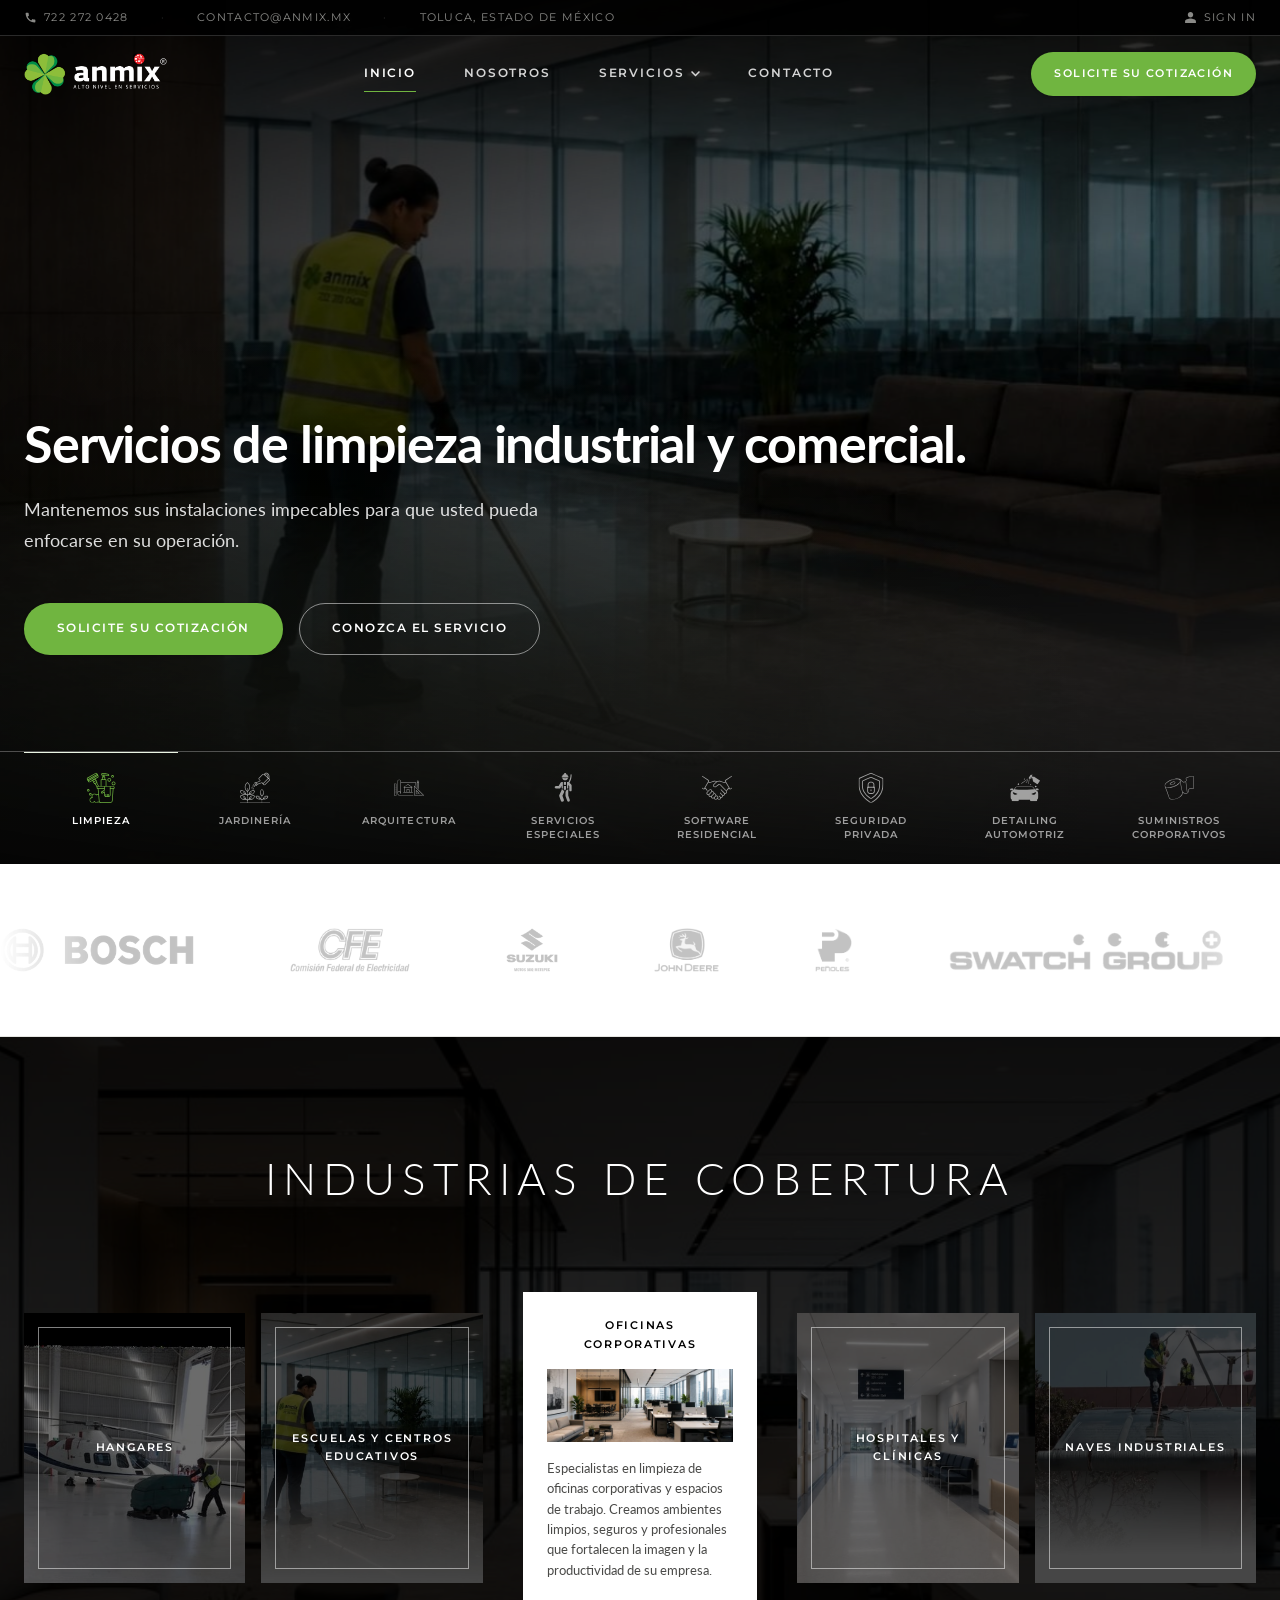
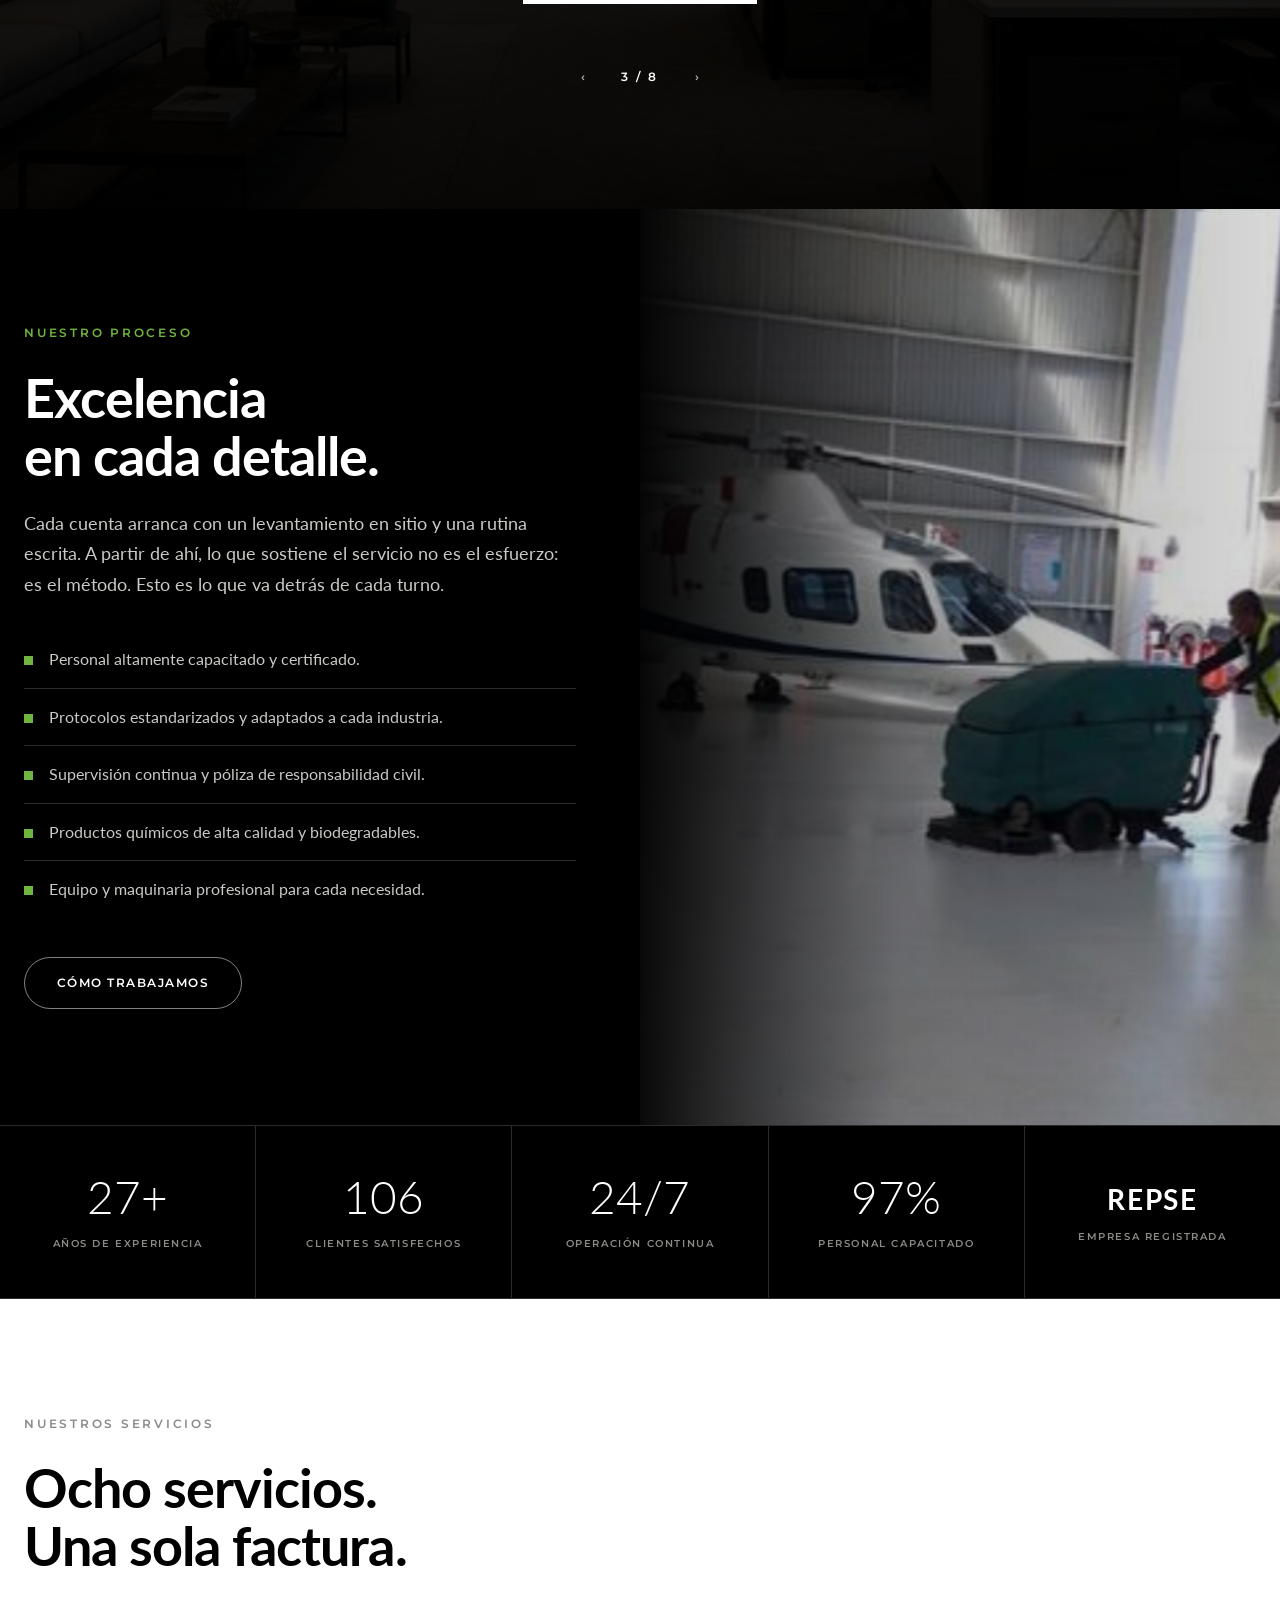
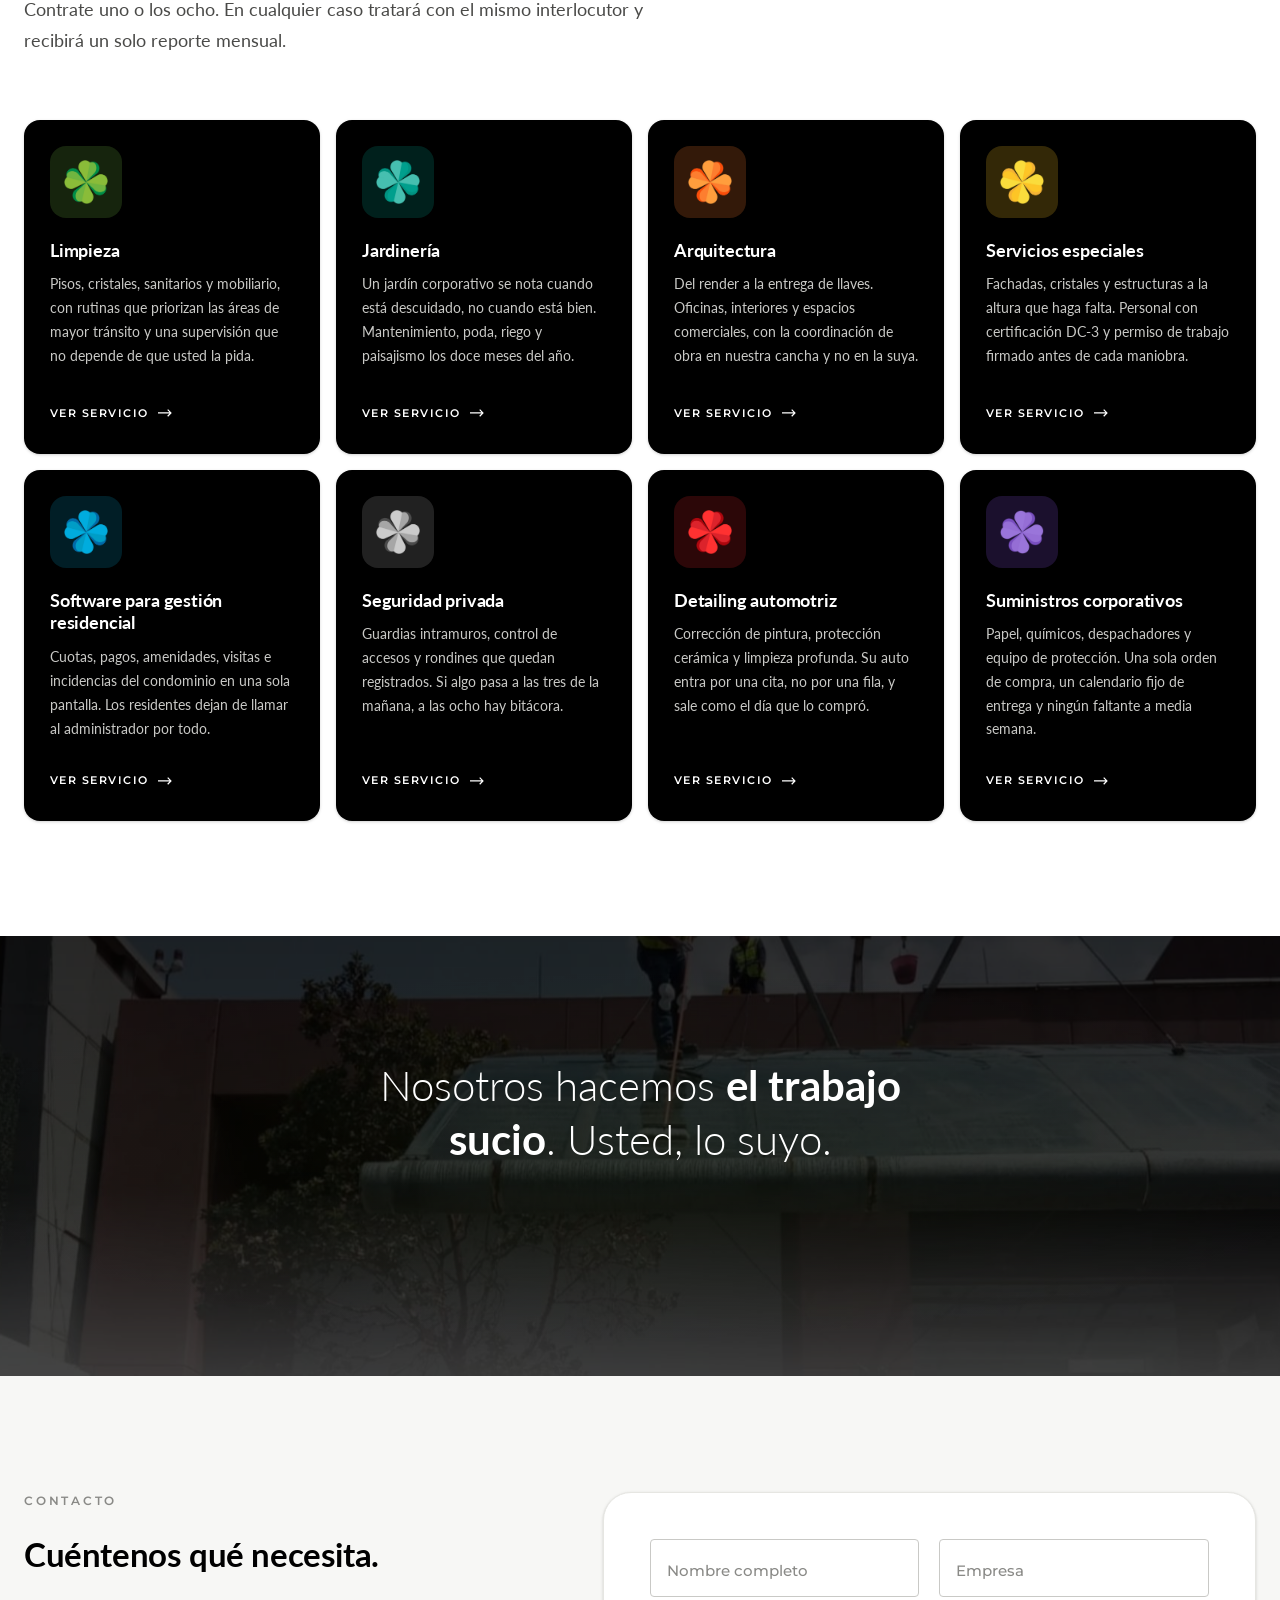
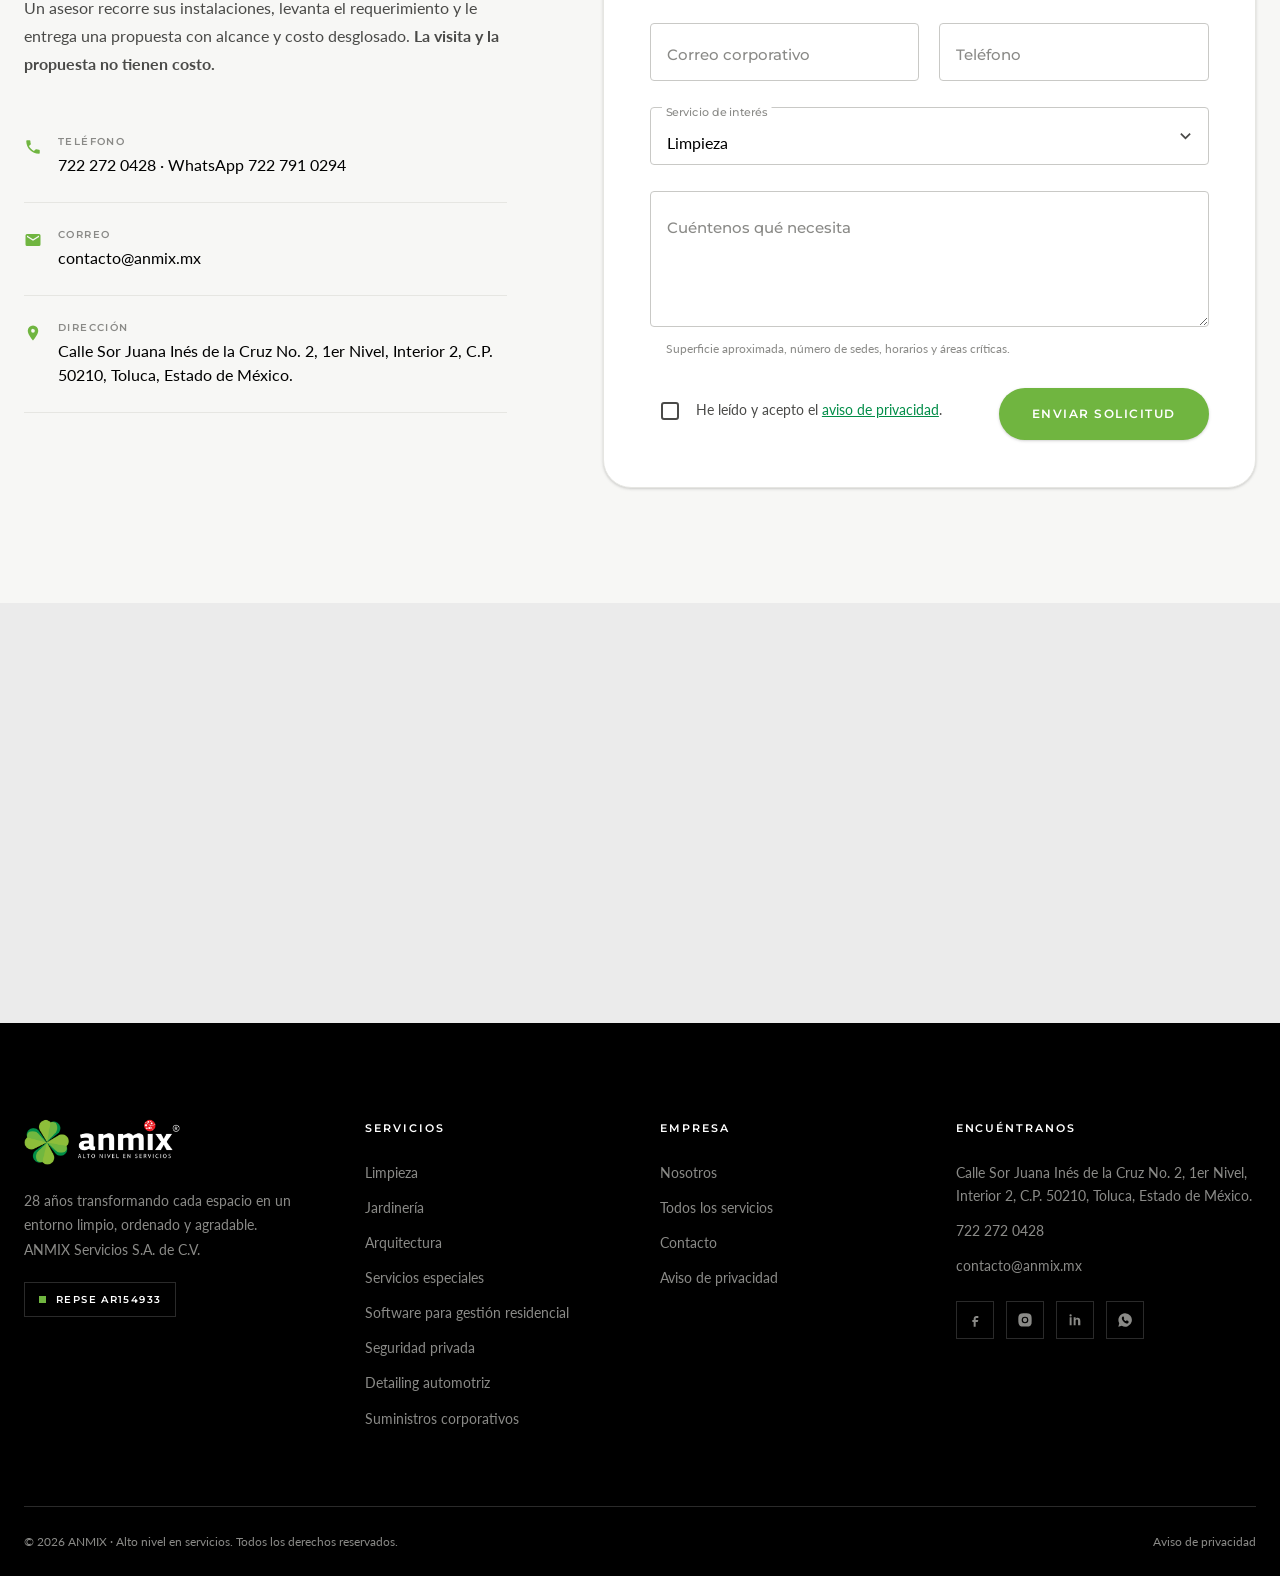
<file: index.html>
<!DOCTYPE html>
<html lang="es">
<head>
<meta charset="utf-8">
<meta name="viewport" content="width=device-width, initial-scale=1">
<meta name="robots" content="noindex, nofollow">
<title>ANMIX · Alto nivel en servicios — Limpieza industrial y comercial en Toluca</title>
<meta name="description" content="28 años de experiencia en limpieza industrial y comercial, jardinería, arquitectura, servicios en alturas, seguridad privada y suministros corporativos. Empresa registrada REPSE.">
<link rel="preconnect" href="https://fonts.googleapis.com">
<link rel="preconnect" href="https://fonts.gstatic.com" crossorigin>
<link href="https://fonts.googleapis.com/css2?family=Lato:wght@300;400;700;900&family=Montserrat:wght@500;600;700&display=swap" rel="stylesheet">
<link rel="stylesheet" href="assets/css/anmix.css">
</head>
<body>

<svg class="ico-sprite" aria-hidden="true" focusable="false" style="position:absolute;width:0;height:0;overflow:hidden"><symbol id="ic-1" viewBox="0 0 750 757.92"><defs><clipPath id="ic1-10d8efd47b"><path d="M 35 18.757812 L 322 18.757812 L 322 248 L 35 248 Z M 35 18.757812 " clip-rule="nonzero"/></clipPath><clipPath id="ic1-80f53e1c07"><path d="M 100 507 L 378 507 L 378 731.179688 L 100 731.179688 Z M 100 507 " clip-rule="nonzero"/></clipPath></defs><path fill="currentColor" d="M 667.132812 404 L 592.390625 404 C 587.691406 404 584.277344 400.582031 584.277344 395.886719 C 584.277344 391.1875 587.691406 387.34375 592.390625 387.34375 L 667.132812 387.34375 C 673.539062 387.34375 678.664062 382.21875 678.664062 376.238281 L 678.664062 363 C 678.664062 356.59375 673.539062 351.46875 667.132812 351.46875 L 301.964844 351.46875 C 295.984375 351.46875 290.859375 356.59375 290.859375 363 L 290.859375 376.238281 C 290.859375 382.21875 295.984375 387.34375 301.964844 387.34375 L 456.144531 387.34375 C 460.84375 387.34375 464.261719 391.1875 464.261719 395.886719 C 464.261719 400.582031 460.84375 404 456.144531 404 L 301.964844 404 C 286.585938 404 274.203125 391.613281 274.203125 376.238281 L 274.203125 363 C 274.203125 347.625 286.585938 334.808594 301.964844 334.808594 L 667.132812 334.808594 C 682.507812 334.808594 695.320312 347.625 695.320312 363 L 695.320312 376.238281 C 695.320312 391.613281 682.507812 404 667.132812 404 Z M 667.132812 404 " fill-opacity="1" fill-rule="evenodd"/><path fill="currentColor" d="M 603.066406 726.886719 L 372.007812 726.886719 C 346.808594 726.886719 326.734375 707.667969 324.171875 680.761719 L 298.121094 396.738281 C 297.691406 392.042969 301.109375 387.769531 305.378906 387.34375 C 310.078125 386.917969 314.347656 390.332031 314.777344 395.03125 L 340.828125 679.050781 C 342.539062 694.855469 353.640625 710.230469 372.007812 710.230469 L 603.066406 710.230469 C 619.296875 710.230469 632.539062 697.417969 633.820312 679.480469 L 654.746094 395.03125 C 655.175781 390.761719 659.019531 386.917969 663.714844 387.34375 C 668.414062 387.769531 671.832031 391.613281 671.402344 396.3125 L 650.476562 680.761719 C 648.339844 707.242188 627.839844 726.886719 603.066406 726.886719 Z M 603.066406 726.886719 " fill-opacity="1" fill-rule="evenodd"/><g clip-path="url(#ic1-10d8efd47b)"><path fill="currentColor" d="M 97.808594 247.253906 C 88.839844 247.253906 80.726562 242.558594 76.453125 234.867188 L 39.296875 170.378906 C 39.296875 170.378906 38.871094 170.378906 38.871094 170.378906 C 32.464844 158.84375 36.734375 143.898438 48.265625 137.0625 L 246.867188 22.171875 C 250.710938 20.039062 254.980469 18.757812 259.253906 18.757812 C 268.222656 18.757812 276.335938 23.453125 280.609375 31.144531 L 317.765625 95.207031 C 324.597656 107.167969 320.328125 122.113281 308.796875 129.375 L 109.769531 244.265625 C 105.925781 245.972656 102.082031 247.253906 97.808594 247.253906 Z M 53.820312 162.261719 L 90.550781 226.328125 C 92.257812 228.890625 94.820312 230.597656 97.808594 230.597656 C 99.089844 230.597656 100.371094 230.171875 101.652344 229.742188 L 300.253906 114.855469 C 304.097656 112.71875 305.378906 107.59375 303.246094 103.75 L 266.085938 39.683594 C 266.085938 39.257812 266.085938 39.257812 266.085938 39.257812 C 264.804688 37.121094 262.242188 35.839844 259.253906 35.839844 C 257.972656 35.839844 256.691406 35.839844 255.410156 36.695312 L 56.808594 151.585938 C 52.964844 153.71875 51.683594 158.417969 53.820312 162.261719 Z M 53.820312 162.261719 " fill-opacity="1" fill-rule="evenodd"/></g><path fill="currentColor" d="M 222.949219 286.976562 C 219.960938 286.976562 216.96875 285.265625 215.6875 282.703125 L 167.855469 200.699219 C 167 198.566406 166.574219 196.429688 167.425781 194.292969 C 167.855469 192.160156 169.136719 190.023438 171.269531 189.167969 L 230.636719 155 C 234.910156 152.4375 240.035156 154.148438 242.167969 157.992188 L 289.578125 239.992188 C 290.859375 242.128906 291.285156 244.265625 290.429688 246.402344 C 290.003906 248.535156 288.722656 250.671875 286.585938 251.527344 L 226.792969 285.695312 C 225.511719 286.546875 224.230469 286.976562 222.949219 286.976562 Z M 186.644531 199.417969 L 225.9375 267.328125 L 271.210938 241.277344 L 231.917969 173.367188 Z M 186.644531 199.417969 " fill-opacity="1" fill-rule="evenodd"/><path fill="currentColor" d="M 283.171875 365.132812 C 280.609375 365.132812 277.617188 363.425781 275.910156 360.863281 L 227.222656 275.871094 C 225.085938 272.027344 226.367188 266.902344 230.210938 264.765625 C 234.480469 262.203125 239.605469 263.910156 241.742188 267.753906 L 290.429688 352.320312 C 292.992188 356.59375 291.710938 361.71875 287.441406 363.851562 C 286.160156 364.707031 284.878906 365.132812 283.171875 365.132812 Z M 317.765625 341.214844 C 314.777344 341.214844 311.785156 339.507812 310.503906 336.945312 L 263.097656 255.371094 C 260.960938 251.097656 262.242188 245.972656 266.085938 243.839844 C 270.359375 241.277344 275.484375 242.984375 277.617188 246.828125 L 324.597656 328.832031 C 327.160156 332.675781 325.878906 337.800781 321.609375 339.933594 C 320.328125 340.789062 319.046875 341.214844 317.765625 341.214844 Z M 317.765625 341.214844 " fill-opacity="1" fill-rule="evenodd"/><path fill="currentColor" d="M 57.664062 194.292969 C 54.671875 194.292969 52.109375 192.585938 50.402344 190.023438 C 48.265625 186.179688 49.546875 181.054688 53.390625 178.492188 L 280.609375 47.800781 C 284.453125 45.238281 289.578125 46.945312 291.710938 50.789062 C 294.273438 54.632812 292.566406 59.757812 288.722656 62.320312 L 61.933594 193.011719 C 60.652344 193.867188 58.945312 194.292969 57.664062 194.292969 Z M 57.664062 194.292969 " fill-opacity="1" fill-rule="evenodd"/><path fill="currentColor" d="M 72.183594 219.492188 C 69.195312 219.492188 66.632812 217.785156 64.921875 215.222656 C 62.789062 210.953125 64.070312 206.253906 67.914062 203.691406 L 295.128906 72.570312 C 298.972656 70.4375 304.097656 71.71875 306.234375 75.988281 C 308.796875 79.832031 307.515625 84.957031 303.246094 87.09375 L 76.453125 218.210938 C 75.171875 219.066406 73.464844 219.492188 72.183594 219.492188 Z M 72.183594 219.492188 " fill-opacity="1" fill-rule="evenodd"/><path fill="currentColor" d="M 199.03125 245.972656 C 196.042969 245.972656 193.480469 244.691406 191.769531 241.703125 C 189.636719 237.859375 190.917969 232.734375 194.761719 230.597656 L 254.554688 196.003906 C 258.398438 193.441406 263.523438 194.722656 266.085938 198.992188 C 268.222656 202.835938 266.941406 207.960938 263.097656 210.097656 L 203.304688 244.691406 C 202.023438 245.546875 200.3125 245.972656 199.03125 245.972656 Z M 199.03125 245.972656 " fill-opacity="1" fill-rule="evenodd"/><g clip-path="url(#ic1-80f53e1c07)"><path fill="currentColor" d="M 347.664062 731.15625 C 332.714844 731.15625 318.621094 726.460938 307.089844 717.492188 C 295.554688 726.460938 281.035156 731.15625 266.085938 731.15625 C 247.292969 731.15625 229.355469 723.042969 216.96875 708.949219 C 204.15625 723.042969 186.644531 731.15625 167.425781 731.15625 C 130.695312 731.15625 100.371094 701.261719 100.371094 664.53125 C 100.371094 631.21875 125.570312 603.457031 157.605469 598.757812 C 154.1875 591.070312 152.90625 582.527344 152.90625 573.984375 C 152.90625 537.253906 182.375 507.785156 219.105469 507.785156 C 240.035156 507.785156 259.679688 517.609375 272.066406 533.839844 C 281.460938 529.140625 291.285156 527.003906 301.535156 527.003906 C 309.222656 527.003906 316.058594 527.859375 322.035156 530.421875 C 326.308594 532.128906 328.871094 536.828125 327.160156 541.097656 C 325.453125 545.371094 320.328125 547.503906 316.058594 545.796875 C 312.214844 544.089844 307.515625 543.660156 301.535156 543.660156 C 292.140625 543.660156 282.742188 546.222656 274.203125 551.777344 C 272.066406 553.058594 269.929688 553.484375 267.796875 553.058594 C 265.234375 552.203125 263.523438 550.921875 262.242188 548.785156 C 253.273438 533.839844 237.042969 524.441406 219.105469 524.441406 C 191.769531 524.441406 169.5625 546.652344 169.5625 573.984375 C 169.5625 583.808594 172.550781 593.632812 178.105469 602.175781 C 180.238281 605.164062 179.8125 609.007812 177.675781 611.996094 C 175.542969 614.988281 172.125 615.839844 168.707031 614.988281 C 168.28125 614.988281 167.855469 614.988281 167.425781 614.988281 C 139.664062 614.988281 117.457031 637.195312 117.457031 664.53125 C 117.457031 692.292969 139.664062 714.5 167.425781 714.5 C 184.511719 714.5 200.3125 705.53125 209.710938 690.582031 C 211.417969 688.019531 213.980469 686.738281 216.96875 686.738281 C 219.960938 686.738281 222.523438 688.019531 224.230469 690.582031 C 233.199219 705.53125 249.003906 714.5 266.085938 714.5 C 279.328125 714.5 292.140625 709.375 301.109375 700.40625 C 304.527344 696.988281 309.652344 696.988281 313.066406 700.40625 C 322.035156 709.375 334.421875 714.5 347.664062 714.5 C 353.214844 714.5 359.195312 713.21875 366.027344 711.085938 C 370.300781 709.375 374.996094 711.511719 376.707031 715.78125 C 378.414062 720.054688 376.277344 724.75 372.007812 726.460938 C 363.464844 729.875 355.351562 731.15625 347.664062 731.15625 Z M 347.664062 731.15625 " fill-opacity="1" fill-rule="evenodd"/></g><path fill="currentColor" d="M 74.320312 461.230469 C 57.664062 461.230469 44.421875 447.992188 44.421875 431.335938 C 44.421875 415.105469 57.664062 401.4375 74.320312 401.4375 C 90.550781 401.4375 103.789062 415.105469 103.789062 431.335938 C 103.789062 447.992188 90.550781 461.230469 74.320312 461.230469 Z M 74.320312 418.523438 C 67.058594 418.523438 61.078125 424.074219 61.078125 431.335938 C 61.078125 438.59375 66.632812 444.574219 74.320312 444.574219 C 81.578125 444.574219 87.132812 438.59375 87.132812 431.335938 C 87.132812 424.074219 81.578125 418.523438 74.320312 418.523438 Z M 74.320312 418.523438 " fill-opacity="1" fill-rule="evenodd"/><path fill="currentColor" d="M 123.007812 558.609375 C 106.351562 558.609375 93.113281 545.371094 93.113281 528.714844 C 93.113281 512.054688 106.351562 498.816406 123.007812 498.816406 C 139.664062 498.816406 152.90625 512.484375 152.90625 528.714844 C 152.90625 545.371094 139.664062 558.609375 123.007812 558.609375 Z M 123.007812 515.472656 C 115.746094 515.472656 109.769531 521.453125 109.769531 528.714844 C 109.769531 535.972656 115.746094 541.953125 123.007812 541.953125 C 130.269531 541.953125 136.25 535.972656 136.25 528.714844 C 136.25 521.453125 130.269531 515.472656 123.007812 515.472656 Z M 123.007812 515.472656 " fill-opacity="1" fill-rule="evenodd"/><path fill="currentColor" d="M 557.367188 590.640625 L 490.742188 590.640625 C 466.824219 590.640625 447.605469 571.421875 447.605469 547.503906 L 447.605469 485.148438 L 410.875 506.503906 C 398.488281 512.910156 383.539062 508.640625 376.707031 497.109375 C 376.707031 497.109375 376.707031 496.679688 376.277344 496.679688 L 375.851562 495.828125 C 369.871094 483.867188 373.714844 469.347656 385.675781 462.511719 L 447.605469 426.636719 L 447.605469 343.351562 C 447.605469 338.652344 451.449219 334.808594 456.144531 334.808594 C 460.84375 334.808594 464.261719 338.652344 464.261719 343.351562 L 464.261719 431.761719 C 464.261719 434.75 462.980469 437.3125 460.417969 439.023438 L 393.789062 477.035156 C 389.945312 479.167969 388.664062 484.292969 390.800781 488.140625 C 390.800781 488.566406 390.800781 488.566406 390.800781 488.566406 L 391.226562 488.992188 C 393.363281 492.835938 398.914062 494.117188 402.757812 491.984375 L 451.875 463.367188 C 454.4375 461.660156 457.425781 461.660156 460.417969 463.367188 C 462.980469 464.648438 464.261719 467.636719 464.261719 470.628906 L 464.261719 547.503906 C 464.261719 562.027344 476.21875 573.984375 490.742188 573.984375 L 557.367188 573.984375 C 571.890625 573.984375 584.277344 562.027344 584.277344 547.503906 L 584.277344 343.351562 C 584.277344 338.652344 587.691406 334.808594 592.390625 334.808594 C 597.089844 334.808594 600.933594 338.652344 600.933594 343.351562 L 600.933594 547.503906 C 600.933594 570.996094 580.859375 590.640625 557.367188 590.640625 Z M 557.367188 590.640625 " fill-opacity="1" fill-rule="evenodd"/><path fill="currentColor" d="M 490.742188 590.640625 C 486.042969 590.640625 482.199219 586.796875 482.199219 582.101562 L 482.199219 532.128906 C 482.199219 527.433594 486.042969 524.015625 490.742188 524.015625 C 495.4375 524.015625 498.855469 527.433594 498.855469 532.128906 L 498.855469 582.101562 C 498.855469 586.796875 495.4375 590.640625 490.742188 590.640625 Z M 490.742188 590.640625 " fill-opacity="1" fill-rule="evenodd"/><path fill="currentColor" d="M 524.054688 590.640625 C 519.355469 590.640625 515.941406 586.796875 515.941406 582.101562 L 515.941406 532.128906 C 515.941406 527.433594 519.355469 524.015625 524.054688 524.015625 C 528.753906 524.015625 532.597656 527.433594 532.597656 532.128906 L 532.597656 582.101562 C 532.597656 586.796875 528.753906 590.640625 524.054688 590.640625 Z M 524.054688 590.640625 " fill-opacity="1" fill-rule="evenodd"/><path fill="currentColor" d="M 557.367188 590.640625 C 552.671875 590.640625 549.253906 586.796875 549.253906 582.101562 L 549.253906 532.128906 C 549.253906 527.433594 552.671875 524.015625 557.367188 524.015625 C 562.066406 524.015625 565.910156 527.433594 565.910156 532.128906 L 565.910156 582.101562 C 565.910156 586.796875 562.066406 590.640625 557.367188 590.640625 Z M 557.367188 590.640625 " fill-opacity="1" fill-rule="evenodd"/><path fill="currentColor" d="M 494.585938 342.496094 C 489.886719 342.496094 486.042969 338.652344 486.042969 333.957031 L 486.042969 198.566406 C 486.042969 194.722656 482.625 191.304688 479.210938 191.304688 L 392.082031 191.304688 C 388.238281 191.304688 384.820312 194.722656 384.820312 198.566406 L 384.820312 333.957031 C 384.820312 338.652344 380.976562 342.496094 376.277344 342.496094 C 371.582031 342.496094 368.164062 338.652344 368.164062 333.957031 L 368.164062 198.566406 C 368.164062 185.324219 378.839844 174.648438 392.082031 174.648438 L 479.210938 174.648438 C 492.023438 174.648438 502.699219 185.753906 502.699219 198.566406 L 502.699219 333.957031 C 502.699219 338.652344 498.855469 342.496094 494.585938 342.496094 Z M 494.585938 342.496094 " fill-opacity="1" fill-rule="evenodd"/><path fill="currentColor" d="M 465.113281 191.304688 C 460.84375 191.304688 457 187.460938 457 183.191406 L 457 126.386719 C 457 125.957031 456.144531 125.105469 455.71875 125.105469 L 415.570312 125.105469 C 414.71875 125.105469 414.289062 125.957031 414.289062 126.386719 L 414.289062 183.191406 C 414.289062 187.460938 410.445312 191.304688 406.175781 191.304688 C 401.476562 191.304688 397.632812 187.460938 397.632812 183.191406 L 397.632812 126.386719 C 397.632812 116.5625 405.75 108.449219 415.570312 108.449219 L 455.71875 108.449219 C 465.113281 108.449219 473.65625 116.5625 473.65625 126.386719 L 473.65625 183.191406 C 473.65625 187.460938 469.8125 191.304688 465.113281 191.304688 Z M 465.113281 191.304688 " fill-opacity="1" fill-rule="evenodd"/><path fill="currentColor" d="M 447.605469 125.105469 C 442.90625 125.105469 439.488281 121.261719 439.488281 116.5625 L 439.488281 74.707031 C 439.488281 70.007812 442.90625 66.164062 447.605469 66.164062 C 452.300781 66.164062 456.144531 70.007812 456.144531 74.707031 L 456.144531 116.5625 C 456.144531 121.261719 452.300781 125.105469 447.605469 125.105469 Z M 423.257812 125.105469 C 418.5625 125.105469 414.71875 121.261719 414.71875 116.5625 L 414.71875 74.707031 C 414.71875 70.007812 418.5625 66.164062 423.257812 66.164062 C 427.53125 66.164062 431.375 70.007812 431.375 74.707031 L 431.375 116.5625 C 431.375 121.261719 427.53125 125.105469 423.257812 125.105469 Z M 423.257812 125.105469 " fill-opacity="1" fill-rule="evenodd"/><path fill="currentColor" d="M 552.242188 97.34375 C 551.390625 97.34375 550.535156 96.914062 549.679688 96.914062 L 482.625 82.820312 L 395.070312 82.820312 C 387.808594 82.820312 382.257812 77.269531 382.257812 70.4375 L 382.257812 44.808594 C 382.257812 37.976562 388.238281 32.425781 395.070312 32.425781 L 483.054688 32.425781 C 483.90625 32.425781 484.335938 32.425781 484.761719 32.425781 L 552.671875 46.519531 C 561.640625 48.226562 567.617188 54.632812 567.617188 62.320312 L 567.617188 80.6875 C 567.617188 89.65625 560.359375 97.34375 552.242188 97.34375 Z M 398.914062 66.164062 L 483.480469 66.164062 C 484.335938 66.164062 484.761719 66.164062 485.1875 66.164062 L 550.960938 80.257812 L 550.960938 63.175781 C 550.535156 63.175781 550.109375 62.746094 549.679688 62.746094 L 482.199219 49.082031 L 398.914062 49.082031 Z M 398.914062 66.164062 " fill-opacity="1" fill-rule="evenodd"/><path fill="currentColor" d="M 571.460938 230.171875 C 547.117188 230.171875 527.042969 210.097656 527.042969 185.324219 C 527.042969 160.554688 547.117188 140.480469 571.460938 140.480469 C 596.660156 140.480469 616.734375 160.554688 616.734375 185.324219 C 616.734375 210.097656 596.660156 230.171875 571.460938 230.171875 Z M 571.460938 157.136719 C 556.085938 157.136719 543.699219 169.949219 543.699219 185.324219 C 543.699219 201.128906 556.085938 213.515625 571.460938 213.515625 C 587.265625 213.515625 600.078125 201.128906 600.078125 185.324219 C 600.078125 169.523438 587.691406 157.136719 571.460938 157.136719 Z M 571.460938 157.136719 " fill-opacity="1" fill-rule="evenodd"/><path fill="currentColor" d="M 648.765625 133.21875 C 631.257812 133.21875 617.164062 119.550781 617.164062 102.042969 C 617.164062 84.53125 631.257812 70.4375 648.765625 70.4375 C 666.277344 70.4375 679.945312 84.53125 679.945312 102.042969 C 679.945312 119.125 666.277344 133.21875 648.765625 133.21875 Z M 648.765625 87.09375 C 640.652344 87.09375 633.820312 93.925781 633.820312 102.042969 C 633.820312 110.15625 640.226562 116.5625 648.765625 116.5625 C 656.882812 116.5625 663.289062 110.15625 663.289062 102.042969 C 663.289062 93.925781 656.882812 87.09375 648.765625 87.09375 Z M 648.765625 87.09375 " fill-opacity="1" fill-rule="evenodd"/><path fill="currentColor" d="M 673.113281 315.589844 C 648.765625 315.589844 627.839844 295.089844 627.839844 270.746094 C 627.839844 245.972656 648.339844 225.898438 673.113281 225.898438 C 697.457031 225.898438 717.53125 245.972656 717.53125 270.746094 C 717.53125 295.515625 697.457031 315.589844 673.113281 315.589844 Z M 673.113281 242.558594 C 657.308594 242.558594 644.496094 255.371094 644.496094 270.746094 C 644.496094 286.121094 657.738281 298.933594 673.113281 298.933594 C 688.488281 298.933594 700.875 286.121094 700.875 270.746094 C 700.875 255.371094 688.488281 242.558594 673.113281 242.558594 Z M 673.113281 242.558594 " fill-opacity="1" fill-rule="evenodd"/></symbol><symbol id="ic-2" viewBox="0 0 750 757.92"><defs><clipPath id="ic2-777816089e"><path d="M 187 375 L 203 375 L 203 731.28125 L 187 731.28125 Z M 187 375 " clip-rule="nonzero"/></clipPath><clipPath id="ic2-062671b7bd"><path d="M 395 41 L 731.320312 41 L 731.320312 317 L 395 317 Z M 395 41 " clip-rule="nonzero"/></clipPath><clipPath id="ic2-bed56443c9"><path d="M 19 715 L 731.320312 715 L 731.320312 731.28125 L 19 731.28125 Z M 19 715 " clip-rule="nonzero"/></clipPath><clipPath id="ic2-64aa13130a"><path d="M 531 501 L 547 501 L 547 731.28125 L 531 731.28125 Z M 531 501 " clip-rule="nonzero"/></clipPath></defs><g clip-path="url(#ic2-777816089e)"><path fill="currentColor" d="M 195.167969 731.285156 C 190.875 731.285156 187.390625 727.804688 187.390625 723.511719 L 187.390625 383.035156 C 187.390625 378.746094 190.871094 375.261719 195.164062 375.261719 C 199.464844 375.261719 202.941406 378.746094 202.941406 383.039062 L 202.941406 723.511719 C 202.941406 727.804688 199.457031 731.285156 195.167969 731.285156 Z M 195.167969 731.285156 " fill-opacity="1" fill-rule="evenodd"/></g><path fill="currentColor" d="M 195.167969 259.03125 C 165.601562 282.34375 148.105469 318.191406 148.105469 356.03125 C 148.109375 393.859375 165.601562 429.707031 195.164062 453.015625 C 224.730469 429.707031 242.222656 393.859375 242.222656 356.03125 C 242.222656 318.191406 224.726562 282.34375 195.167969 259.03125 Z M 195.167969 470.527344 C 193.582031 470.527344 191.992188 470.042969 190.644531 469.070312 C 154.28125 443.023438 132.554688 400.757812 132.554688 356.03125 C 132.558594 311.289062 154.277344 269.027344 190.644531 242.976562 C 193.355469 241.050781 196.996094 241.050781 199.699219 242.976562 C 236.070312 269.027344 257.773438 311.289062 257.773438 356.03125 C 257.78125 400.757812 236.066406 443.023438 199.699219 469.070312 C 198.339844 470.042969 196.753906 470.527344 195.167969 470.527344 Z M 195.167969 470.527344 " fill-opacity="1" fill-rule="evenodd"/><path fill="currentColor" d="M 245.644531 637.054688 C 268.402344 645.496094 293.996094 643.4375 315.167969 631.207031 C 336.339844 618.996094 350.921875 597.855469 354.988281 573.929688 C 332.230469 565.472656 306.648438 567.546875 285.457031 579.777344 C 264.289062 591.992188 249.707031 613.128906 245.644531 637.054688 Z M 274.175781 657.710938 C 260.46875 657.710938 246.726562 654.84375 233.945312 649.042969 C 230.902344 647.667969 229.085938 644.507812 229.410156 641.203125 C 232.476562 609.988281 250.519531 581.980469 277.683594 566.296875 C 304.851562 550.617188 338.121094 548.996094 366.699219 561.941406 C 369.726562 563.316406 371.542969 566.476562 371.21875 569.78125 C 368.160156 600.996094 350.109375 629.003906 322.945312 644.6875 C 307.949219 653.335938 291.082031 657.710938 274.175781 657.710938 Z M 274.175781 657.710938 " fill-opacity="1" fill-rule="evenodd"/><path fill="currentColor" d="M 195.183594 673.976562 C 192.496094 673.976562 189.867188 672.582031 188.441406 670.085938 C 186.292969 666.363281 187.566406 661.613281 191.277344 659.460938 L 288.929688 603.085938 C 292.640625 600.949219 297.398438 602.214844 299.539062 605.9375 C 301.691406 609.664062 300.410156 614.410156 296.703125 616.566406 L 199.054688 672.9375 C 197.839844 673.636719 196.492188 673.976562 195.183594 673.976562 Z M 195.183594 673.976562 " fill-opacity="1" fill-rule="evenodd"/><path fill="currentColor" d="M 35.367188 573.925781 C 39.414062 597.855469 54.003906 618.992188 75.179688 631.207031 C 96.351562 643.4375 121.945312 645.511719 144.6875 637.054688 C 140.644531 613.128906 126.042969 591.988281 104.871094 579.773438 C 83.703125 567.546875 58.105469 565.488281 35.367188 573.925781 Z M 116.164062 657.710938 C 99.265625 657.710938 82.402344 653.335938 67.402344 644.683594 C 40.234375 629.003906 22.1875 600.996094 19.113281 569.78125 C 18.789062 566.476562 20.617188 563.316406 23.648438 561.941406 C 52.226562 548.996094 85.480469 550.617188 112.644531 566.296875 C 139.820312 581.976562 157.859375 609.988281 160.921875 641.203125 C 161.265625 644.507812 159.429688 647.667969 156.402344 649.042969 C 143.601562 654.84375 129.867188 657.710938 116.164062 657.710938 Z M 116.164062 657.710938 " fill-opacity="1" fill-rule="evenodd"/><path fill="currentColor" d="M 195.167969 673.976562 C 193.84375 673.976562 192.507812 673.636719 191.277344 672.9375 L 93.648438 616.566406 C 89.921875 614.410156 88.65625 609.664062 90.792969 605.9375 C 92.953125 602.230469 97.695312 600.949219 101.421875 603.085938 L 199.054688 659.460938 C 202.78125 661.613281 204.042969 666.363281 201.90625 670.085938 C 200.460938 672.582031 197.855469 673.976562 195.167969 673.976562 Z M 195.167969 673.976562 " fill-opacity="1" fill-rule="evenodd"/><path fill="currentColor" d="M 245.644531 518.476562 C 268.402344 526.914062 293.996094 524.859375 315.167969 512.628906 C 336.339844 500.398438 350.921875 479.273438 354.988281 455.347656 C 332.230469 446.890625 306.632812 448.964844 285.457031 461.179688 C 264.289062 473.410156 249.707031 494.535156 245.644531 518.476562 Z M 274.175781 539.128906 C 260.46875 539.128906 246.726562 536.261719 233.945312 530.464844 C 230.902344 529.085938 229.085938 525.925781 229.410156 522.605469 C 232.476562 491.40625 250.519531 463.398438 277.683594 447.71875 C 304.851562 432.035156 338.121094 430.402344 366.699219 443.359375 C 369.726562 444.738281 371.542969 447.878906 371.21875 451.199219 C 368.160156 482.417969 350.109375 510.410156 322.945312 526.089844 C 307.949219 534.757812 291.082031 539.128906 274.175781 539.128906 Z M 274.175781 539.128906 " fill-opacity="1" fill-rule="evenodd"/><path fill="currentColor" d="M 195.183594 555.394531 C 192.496094 555.394531 189.867188 554 188.441406 551.507812 C 186.292969 547.78125 187.566406 543.035156 191.277344 540.878906 L 288.929688 484.507812 C 292.640625 482.351562 297.398438 483.632812 299.539062 487.359375 C 301.691406 491.066406 300.410156 495.828125 296.703125 497.96875 L 199.054688 554.339844 C 197.839844 555.054688 196.492188 555.394531 195.183594 555.394531 Z M 195.183594 555.394531 " fill-opacity="1" fill-rule="evenodd"/><path fill="currentColor" d="M 35.367188 455.351562 C 39.414062 479.277344 54.003906 500.402344 75.179688 512.632812 C 96.351562 524.863281 121.945312 526.917969 144.6875 518.480469 C 140.644531 494.535156 126.042969 473.414062 104.871094 461.183594 C 83.703125 448.96875 58.105469 446.894531 35.367188 455.351562 Z M 116.164062 539.132812 C 99.265625 539.132812 82.402344 534.757812 67.402344 526.09375 C 40.234375 510.410156 22.1875 482.417969 19.113281 451.203125 C 18.789062 447.882812 20.617188 444.742188 23.648438 443.363281 C 52.214844 430.402344 85.480469 432.039062 112.644531 447.722656 C 139.820312 463.402344 157.859375 491.410156 160.921875 522.609375 C 161.265625 525.929688 159.429688 529.089844 156.402344 530.464844 C 143.601562 536.265625 129.867188 539.132812 116.164062 539.132812 Z M 116.164062 539.132812 " fill-opacity="1" fill-rule="evenodd"/><path fill="currentColor" d="M 195.167969 555.394531 C 193.84375 555.394531 192.507812 555.054688 191.277344 554.339844 L 93.648438 497.96875 C 89.921875 495.828125 88.65625 491.066406 90.792969 487.359375 C 92.953125 483.632812 97.695312 482.351562 101.421875 484.507812 L 199.054688 540.878906 C 202.78125 543.035156 204.042969 547.78125 201.90625 551.507812 C 200.460938 554 197.855469 555.394531 195.167969 555.394531 Z M 195.167969 555.394531 " fill-opacity="1" fill-rule="evenodd"/><g clip-path="url(#ic2-062671b7bd)"><path fill="currentColor" d="M 596.632812 316.765625 C 596.273438 316.765625 595.917969 316.765625 595.5625 316.75 C 588.613281 316.472656 582.554688 313.527344 578.050781 308.210938 L 537.492188 260.507812 C 537.332031 260.3125 537.210938 260.296875 536.96875 260.375 L 424.714844 300.875 C 420.660156 302.316406 416.203125 300.242188 414.746094 296.191406 C 413.292969 292.160156 415.378906 287.6875 419.425781 286.246094 L 531.703125 245.75 C 538.0625 243.464844 544.972656 245.296875 549.347656 250.429688 L 589.898438 298.152344 C 591.59375 300.128906 593.585938 301.101562 596.195312 301.214844 C 598.753906 301.3125 600.859375 300.519531 602.707031 298.671875 L 713.25 188.113281 C 715.097656 186.265625 715.90625 184.191406 715.808594 181.601562 C 715.703125 179.023438 714.707031 177.015625 712.695312 175.265625 L 578.460938 59.410156 C 575.070312 56.492188 569.902344 56.71875 566.695312 59.929688 L 474.523438 152.101562 C 471.289062 155.339844 470.992188 160.558594 473.871094 163.714844 L 500.832031 193.375 C 504.1875 197.054688 505.511719 202.074219 504.488281 207.113281 C 503.507812 212.039062 500.472656 215.992188 496 218.242188 L 406.519531 263.324219 C 402.683594 265.253906 398.011719 263.714844 396.082031 259.875 C 394.140625 256.035156 395.695312 251.371094 399.519531 249.425781 L 489.007812 204.359375 C 489.132812 204.296875 489.179688 204.246094 489.179688 204.246094 L 489.183594 204.246094 C 489.183594 204.246094 489.214844 204.179688 489.246094 204.035156 C 489.300781 203.824219 489.277344 203.726562 489.277344 203.726562 L 462.371094 174.179688 C 453.851562 164.800781 454.351562 150.285156 463.523438 141.101562 L 555.703125 48.929688 C 564.640625 39.984375 579.105469 39.421875 588.628906 47.648438 L 722.859375 163.488281 C 728.136719 168.039062 731.066406 174.082031 731.34375 180.96875 C 731.621094 187.917969 729.171875 194.1875 724.246094 199.109375 L 613.703125 309.652344 C 609.039062 314.320312 603.160156 316.765625 596.632812 316.765625 Z M 596.632812 316.765625 " fill-opacity="1" fill-rule="evenodd"/></g><path fill="currentColor" d="M 389.578125 286.925781 L 401.742188 312.050781 C 402.09375 312.78125 402.546875 313.121094 403.355469 313.265625 C 404.171875 313.394531 404.714844 313.21875 405.300781 312.636719 C 414.695312 303.0625 417.078125 288.515625 411.230469 276.429688 C 405.386719 264.34375 392.503906 257.203125 379.15625 258.644531 C 378.351562 258.722656 377.859375 259.046875 377.46875 259.761719 C 377.066406 260.488281 377.050781 261.058594 377.40625 261.800781 Z M 403.8125 328.851562 C 402.820312 328.851562 401.835938 328.769531 400.84375 328.609375 C 395.066406 327.652344 390.285156 324.085938 387.742188 318.824219 L 375.582031 293.699219 L 363.414062 268.574219 C 360.871094 263.308594 361.027344 257.347656 363.863281 252.226562 C 366.703125 247.109375 371.671875 243.804688 377.488281 243.171875 C 397.347656 241.050781 416.527344 251.675781 425.226562 269.660156 C 433.941406 287.640625 430.375 309.28125 416.398438 323.535156 C 413 326.988281 408.523438 328.851562 403.8125 328.851562 Z M 403.8125 328.851562 " fill-opacity="1" fill-rule="evenodd"/><path fill="currentColor" d="M 563.195312 286.523438 C 561.203125 286.523438 559.210938 285.761719 557.703125 284.238281 C 554.65625 281.207031 554.65625 276.285156 557.703125 273.253906 L 688.015625 142.933594 C 691.039062 139.902344 695.960938 139.902344 699.007812 142.933594 C 702.039062 145.976562 702.039062 150.902344 699.007812 153.929688 L 568.703125 284.238281 C 567.183594 285.761719 565.1875 286.523438 563.195312 286.523438 Z M 563.195312 286.523438 " fill-opacity="1" fill-rule="evenodd"/><path fill="currentColor" d="M 680.140625 144.664062 C 679.785156 144.664062 679.421875 144.632812 679.066406 144.585938 C 674.824219 144 671.839844 140.082031 672.425781 135.835938 C 677.414062 99.324219 664.828125 73.664062 650.441406 68.042969 C 640.417969 64.125 629.496094 69.679688 619.730469 83.707031 C 617.289062 87.222656 612.4375 88.097656 608.910156 85.636719 C 605.394531 83.191406 604.515625 78.332031 606.980469 74.816406 C 626.96875 46.125 647.996094 50.386719 656.09375 53.5625 C 680.285156 63.003906 693.320312 97.703125 687.828125 137.941406 C 687.300781 141.832031 683.957031 144.664062 680.140625 144.664062 Z M 704.449219 165.660156 C 703.722656 165.660156 702.976562 165.546875 702.230469 165.335938 C 698.117188 164.121094 695.765625 159.796875 696.984375 155.664062 C 714.191406 97.574219 692.023438 51.972656 662.429688 38.546875 C 639.625 28.210938 615.824219 38.15625 598.765625 65.144531 C 596.484375 68.789062 591.671875 69.859375 588.042969 67.574219 C 584.421875 65.273438 583.328125 60.480469 585.628906 56.851562 C 611.050781 16.609375 645.289062 13.695312 668.84375 24.386719 C 704.421875 40.519531 731.601562 93.558594 711.902344 160.085938 C 710.902344 163.472656 707.804688 165.660156 704.449219 165.660156 Z M 704.449219 165.660156 " fill-opacity="1" fill-rule="evenodd"/><path fill="currentColor" d="M 301.304688 392.285156 C 301.253906 392.285156 301.1875 392.285156 301.125 392.285156 C 296.832031 392.1875 293.429688 388.625 293.527344 384.332031 C 293.804688 372.800781 296.945312 356.875 303.328125 347.269531 C 305.710938 343.6875 310.535156 342.71875 314.117188 345.097656 C 317.699219 347.480469 318.667969 352.308594 316.285156 355.886719 C 312.4375 361.667969 309.335938 374.0625 309.078125 384.703125 C 308.984375 388.933594 305.511719 392.285156 301.304688 392.285156 Z M 301.304688 392.285156 " fill-opacity="1" fill-rule="evenodd"/><path fill="currentColor" d="M 326.625 327.457031 C 324.992188 327.457031 323.347656 326.9375 321.941406 325.871094 C 318.511719 323.292969 317.824219 318.417969 320.417969 314.984375 C 327.5 305.605469 335.902344 297.34375 345.394531 290.410156 C 348.863281 287.882812 353.722656 288.644531 356.265625 292.109375 C 358.792969 295.578125 358.03125 300.453125 354.5625 302.980469 C 346.304688 309.007812 338.980469 316.199219 332.828125 324.363281 C 331.304688 326.386719 328.972656 327.457031 326.625 327.457031 Z M 326.625 327.457031 " fill-opacity="1" fill-rule="evenodd"/><path fill="currentColor" d="M 329.050781 418.464844 C 328.992188 418.464844 328.921875 418.464844 328.855469 418.464844 C 324.566406 418.351562 321.160156 414.785156 321.277344 410.492188 C 321.519531 399.589844 323.269531 388.769531 326.460938 378.339844 C 327.722656 374.222656 332.0625 371.90625 336.179688 373.171875 C 340.285156 374.417969 342.59375 378.777344 341.332031 382.875 C 338.5625 391.960938 337.039062 401.375 336.8125 410.867188 C 336.71875 415.09375 333.246094 418.464844 329.050781 418.464844 Z M 329.050781 418.464844 " fill-opacity="1" fill-rule="evenodd"/><path fill="currentColor" d="M 349.550781 356.46875 C 347.988281 356.46875 346.417969 356.015625 345.054688 355.042969 C 341.558594 352.566406 340.714844 347.722656 343.191406 344.207031 C 350.730469 333.5625 359.878906 324.265625 370.40625 316.585938 C 373.875 314.058594 378.734375 314.820312 381.261719 318.289062 C 383.8125 321.753906 383.042969 326.613281 379.574219 329.15625 C 370.410156 335.832031 362.4375 343.914062 355.894531 353.179688 C 354.390625 355.335938 351.972656 356.46875 349.550781 356.46875 Z M 349.550781 356.46875 " fill-opacity="1" fill-rule="evenodd"/><g clip-path="url(#ic2-bed56443c9)"><path fill="currentColor" d="M 723.589844 731.269531 L 26.863281 731.269531 C 22.566406 731.269531 19.082031 727.800781 19.082031 723.492188 C 19.082031 719.199219 22.566406 715.71875 26.859375 715.71875 L 723.589844 715.71875 C 727.882812 715.71875 731.359375 719.199219 731.359375 723.492188 C 731.363281 727.800781 727.878906 731.269531 723.589844 731.269531 Z M 723.589844 731.269531 " fill-opacity="1" fill-rule="evenodd"/></g><g clip-path="url(#ic2-64aa13130a)"><path fill="currentColor" d="M 539.058594 731.285156 C 534.773438 731.285156 531.285156 727.804688 531.285156 723.511719 L 531.289062 509.585938 C 531.289062 505.292969 534.765625 501.808594 539.058594 501.808594 C 543.355469 501.808594 546.835938 505.292969 546.835938 509.585938 L 546.839844 723.511719 C 546.839844 727.804688 543.351562 731.285156 539.058594 731.285156 Z M 539.058594 731.285156 " fill-opacity="1" fill-rule="evenodd"/></g><path fill="currentColor" d="M 539.058594 422.707031 C 519.003906 439.167969 507.195312 463.933594 507.195312 490.046875 C 507.195312 516.175781 519.003906 540.945312 539.058594 557.40625 C 559.113281 540.945312 570.921875 516.175781 570.921875 490.046875 C 570.921875 463.933594 559.113281 439.167969 539.058594 422.707031 Z M 539.058594 574.980469 C 537.476562 574.980469 535.882812 574.492188 534.539062 573.523438 C 507.6875 554.292969 491.644531 523.09375 491.644531 490.046875 C 491.648438 457.019531 507.683594 425.820312 534.539062 406.589844 C 537.246094 404.644531 540.875 404.644531 543.59375 406.589844 C 570.441406 425.820312 586.472656 457.019531 586.472656 490.046875 C 586.480469 523.09375 570.4375 554.292969 543.59375 573.523438 C 542.238281 574.492188 540.648438 574.980469 539.058594 574.980469 Z M 539.058594 574.980469 " fill-opacity="1" fill-rule="evenodd"/><path fill="currentColor" d="M 582.621094 633.410156 C 600.976562 639.890625 621.480469 638.09375 638.488281 628.257812 C 655.503906 618.441406 667.308594 601.597656 670.871094 582.449219 C 652.523438 575.96875 632.027344 577.78125 615 587.601562 C 597.996094 597.417969 586.183594 614.261719 582.621094 633.410156 Z M 604.945312 652.769531 C 593.332031 652.769531 581.695312 650.339844 570.859375 645.429688 C 567.832031 644.054688 566 640.894531 566.324219 637.589844 C 568.933594 611.136719 584.222656 587.421875 607.226562 574.136719 C 630.246094 560.855469 658.429688 559.460938 682.632812 570.445312 C 685.660156 571.804688 687.476562 574.964844 687.152344 578.285156 C 684.5625 604.722656 669.269531 628.453125 646.265625 641.738281 C 633.554688 649.074219 619.261719 652.769531 604.945312 652.769531 Z M 604.945312 652.769531 " fill-opacity="1" fill-rule="evenodd"/><path fill="currentColor" d="M 539.078125 666.328125 C 536.390625 666.328125 533.757812 664.9375 532.316406 662.441406 C 530.183594 658.730469 531.457031 653.96875 535.167969 651.832031 L 616.589844 604.820312 C 620.3125 602.667969 625.074219 603.945312 627.210938 607.65625 C 629.367188 611.382812 628.085938 616.128906 624.375 618.28125 L 542.949219 665.292969 C 541.730469 666.003906 540.382812 666.328125 539.078125 666.328125 Z M 539.078125 666.328125 " fill-opacity="1" fill-rule="evenodd"/><path fill="currentColor" d="M 407.246094 582.449219 C 410.8125 601.597656 422.632812 618.445312 439.644531 628.261719 C 456.65625 638.078125 477.144531 639.890625 495.496094 633.414062 C 491.9375 614.265625 480.125 597.417969 463.117188 587.601562 C 446.109375 577.785156 425.613281 575.96875 407.246094 582.449219 Z M 473.183594 652.769531 C 458.855469 652.769531 444.566406 649.078125 431.867188 641.738281 C 408.851562 628.457031 393.554688 604.722656 390.964844 578.285156 C 390.640625 574.964844 392.453125 571.824219 395.484375 570.445312 C 419.691406 559.464844 447.871094 560.855469 470.890625 574.140625 C 493.914062 587.421875 509.1875 611.136719 511.792969 637.59375 C 512.121094 640.898438 510.289062 644.054688 507.257812 645.433594 C 496.421875 650.339844 484.789062 652.769531 473.183594 652.769531 Z M 473.183594 652.769531 " fill-opacity="1" fill-rule="evenodd"/><path fill="currentColor" d="M 539.058594 666.328125 C 537.734375 666.328125 536.402344 666.003906 535.171875 665.292969 L 453.757812 618.28125 C 450.03125 616.128906 448.765625 611.382812 450.902344 607.65625 C 453.0625 603.945312 457.804688 602.667969 461.53125 604.820312 L 542.953125 651.832031 C 546.679688 653.96875 547.9375 658.730469 545.796875 662.441406 C 544.359375 664.9375 541.75 666.328125 539.058594 666.328125 Z M 539.058594 666.328125 " fill-opacity="1" fill-rule="evenodd"/></symbol><symbol id="ic-3" viewBox="0 0 750 757.92"><defs><clipPath id="ic3-3f83e8967f"><path d="M 97 179.097656 L 538 179.097656 L 538 560.054688 L 97 560.054688 Z M 97 179.097656 " clip-rule="nonzero"/></clipPath><clipPath id="ic3-f959ebe7a4"><path d="M 494 321 L 731.21875 321 L 731.21875 560 L 494 560 Z M 494 321 " clip-rule="nonzero"/></clipPath><clipPath id="ic3-840c2b51c6"><path d="M 19 275 L 83 275 L 83 560.054688 L 19 560.054688 Z M 19 275 " clip-rule="nonzero"/></clipPath></defs><g clip-path="url(#ic3-3f83e8967f)"><path fill="currentColor" d="M 532.457031 235.542969 C 528.320312 235.339844 524.175781 235.183594 520.035156 235.183594 C 411.648438 235.167969 303.261719 235.171875 194.875 235.175781 L 184.871094 235.175781 C 184.871094 232.292969 184.789062 230.222656 184.882812 228.160156 C 185.363281 217.5625 183.449219 207.550781 177.570312 198.539062 C 167.269531 182.742188 148.261719 175.703125 129.410156 180.65625 C 112.09375 185.199219 98.789062 202.085938 98.015625 220.875 C 97.695312 228.675781 97.875 236.492188 97.875 244.304688 C 97.894531 330.535156 97.832031 416.765625 98.007812 502.996094 C 98.070312 534.433594 124.078125 560.074219 155.402344 560.109375 C 200.191406 560.164062 244.980469 560.152344 289.769531 560.164062 C 350.660156 560.179688 411.546875 560.175781 472.4375 560.226562 C 475.964844 560.226562 479.054688 559.832031 479.078125 555.410156 C 479.097656 550.96875 476.175781 549.917969 472.324219 549.984375 C 467.066406 550.078125 461.808594 550.007812 456.546875 550.007812 C 379.402344 550.003906 302.257812 550.03125 225.109375 549.96875 C 201.214844 549.945312 177.289062 550.378906 153.429688 549.34375 C 125.152344 548.117188 103.855469 519.011719 110.8125 491.914062 C 115.316406 474.363281 128.730469 465.785156 143.042969 466.753906 C 161.214844 467.988281 171.972656 480.738281 172.058594 498.929688 C 172.074219 502.089844 172.160156 505.296875 172.710938 508.394531 C 173.304688 511.714844 176.074219 513.640625 179.019531 512.707031 C 181.320312 511.972656 183.242188 509.464844 184.839844 507.371094 C 185.539062 506.449219 185.027344 504.589844 185.027344 503.15625 C 185.007812 419.953125 184.980469 336.746094 184.953125 253.542969 L 184.953125 246.410156 L 194.011719 246.410156 C 303.039062 246.410156 412.066406 246.433594 521.089844 246.328125 C 525.40625 246.324219 526.714844 247.40625 526.667969 251.882812 C 526.441406 274.835938 526.628906 297.789062 526.558594 320.742188 C 526.546875 324.632812 528.253906 327.132812 531.945312 327.226562 C 535.679688 327.324219 537.519531 324.839844 537.519531 320.96875 C 537.519531 294.351562 537.578125 267.730469 537.621094 241.113281 C 537.625 237.644531 535.902344 235.71875 532.457031 235.542969 Z M 173.78125 464.582031 L 173.78125 470.230469 C 155.183594 450.964844 128.449219 450.429688 109.253906 470.195312 C 109.085938 468.667969 108.847656 467.523438 108.847656 466.382812 C 108.84375 385.566406 108.824219 304.753906 108.894531 223.9375 C 108.910156 205.144531 123.433594 190.535156 141.699219 190.578125 C 159.742188 190.621094 173.765625 205.203125 173.765625 224.050781 C 173.789062 304.226562 173.78125 384.402344 173.78125 464.582031 Z M 173.78125 464.582031 " fill-opacity="1" fill-rule="nonzero"/></g><path fill="currentColor" d="M 459.925781 475.890625 C 458.332031 475.871094 456.738281 475.890625 455.144531 475.890625 C 449.96875 475.890625 444.792969 475.890625 439.632812 475.890625 L 439.632812 364.980469 C 444.214844 364.980469 448.226562 365.347656 452.121094 364.84375 C 454.464844 364.539062 457.613281 363.460938 458.65625 361.699219 C 460.410156 358.738281 457.839844 356.632812 455.261719 354.886719 C 422.171875 332.480469 389.101562 310.039062 356.097656 287.503906 C 352.53125 285.070312 349.511719 285.082031 346.074219 287.53125 C 339.980469 291.867188 333.765625 296.046875 327.578125 300.253906 C 301.117188 318.253906 274.605469 336.179688 248.265625 354.359375 C 246.46875 355.597656 244.621094 359.074219 245.15625 360.75 C 245.699219 362.4375 249.105469 363.882812 251.417969 364.183594 C 255.609375 364.722656 259.921875 364.335938 264.304688 364.335938 L 264.304688 475.839844 C 257.40625 475.839844 250.886719 475.753906 244.375 475.871094 C 241.085938 475.933594 238.960938 477.589844 238.855469 481.136719 C 238.742188 484.808594 240.96875 486.179688 244.238281 486.429688 C 245.03125 486.488281 245.832031 486.445312 246.628906 486.445312 C 302.5625 486.46875 358.492188 486.492188 414.429688 486.507812 C 429.566406 486.507812 444.703125 486.460938 459.84375 486.480469 C 463.269531 486.488281 465.4375 485.042969 465.515625 481.523438 C 465.59375 477.90625 463.640625 475.925781 459.925781 475.886719 Z M 373.542969 475.503906 L 330.277344 475.503906 L 330.277344 417.714844 L 373.542969 417.714844 Z M 428.109375 475.480469 L 385.148438 475.480469 L 385.148438 470.363281 C 385.148438 451.558594 385.167969 432.757812 385.148438 413.953125 C 385.140625 407.578125 384.332031 406.800781 377.976562 406.789062 C 360.449219 406.75 342.921875 406.722656 325.394531 406.691406 C 320.167969 406.679688 319.152344 407.753906 319.15625 413.230469 C 319.179688 432.191406 319.1875 451.152344 319.199219 470.117188 L 319.199219 475.550781 L 275.910156 475.550781 L 275.910156 365.019531 L 428.109375 365.019531 Z M 271.164062 353.695312 C 271.039062 353.355469 270.914062 353.015625 270.792969 352.675781 C 283.109375 344.308594 295.429688 335.949219 307.742188 327.574219 C 321.171875 318.441406 334.59375 309.300781 348.003906 300.140625 C 349.898438 298.847656 351.402344 297.9375 353.894531 299.636719 C 380.035156 317.488281 406.285156 335.179688 433.652344 353.695312 Z M 271.164062 353.695312 " fill-opacity="1" fill-rule="nonzero"/><g clip-path="url(#ic3-f959ebe7a4)"><path fill="currentColor" d="M 728.4375 549.953125 C 724.867188 545.6875 720.75 541.886719 716.820312 537.925781 C 646.132812 466.640625 575.453125 395.34375 504.640625 324.175781 C 503.066406 322.59375 499.695312 321.472656 497.71875 322.046875 C 496.253906 322.46875 494.855469 325.996094 494.84375 328.144531 C 494.671875 365.597656 494.71875 403.050781 494.726562 440.503906 C 494.730469 477.957031 494.75 515.410156 494.714844 552.863281 C 494.707031 558.96875 495.609375 559.960938 501.914062 559.960938 C 520.082031 559.960938 538.253906 559.980469 556.421875 559.976562 C 612.363281 559.972656 668.304688 559.996094 724.246094 559.824219 C 726.558594 559.816406 730.121094 558.480469 730.828125 556.804688 C 731.539062 555.113281 729.964844 551.777344 728.4375 549.953125 Z M 680.308594 548.90625 C 680.109375 545.554688 679.910156 542.136719 679.695312 538.414062 L 672.035156 538.414062 L 672.035156 549 L 650.222656 549 L 650.222656 538.421875 L 641.886719 538.421875 L 641.886719 548.929688 L 620.25 548.929688 L 620.25 538.410156 L 612.054688 538.410156 L 612.054688 548.800781 L 590.136719 548.800781 L 590.136719 538.382812 L 582.195312 538.382812 L 582.195312 548.886719 L 560.269531 548.886719 L 560.269531 538.25 L 552.152344 538.25 C 551.980469 541.675781 551.808594 545.082031 551.613281 548.945312 L 530.265625 548.945312 L 530.265625 538.234375 L 522.09375 538.234375 L 522.09375 548.953125 L 505.90625 548.953125 L 505.90625 341.144531 C 574.835938 410.613281 642.953125 479.269531 712.042969 548.90625 Z M 680.308594 548.90625 " fill-opacity="1" fill-rule="nonzero"/></g><g clip-path="url(#ic3-840c2b51c6)"><path fill="currentColor" d="M 82.824219 283.261719 C 82.824219 276.566406 81.390625 275.140625 74.738281 275.132812 C 59.121094 275.117188 43.507812 275.121094 27.890625 275.125 C 20.132812 275.125 19.046875 276.210938 19.046875 283.859375 C 19.03125 373.726562 19.019531 463.589844 19.003906 553.453125 C 19 558.789062 20.351562 560.183594 25.78125 560.191406 C 42.03125 560.210938 58.285156 560.171875 74.539062 560.199219 C 81.589844 560.210938 82.832031 559.023438 82.832031 551.898438 C 82.835938 507.285156 82.832031 462.671875 82.832031 418.058594 C 82.832031 373.125 82.835938 328.191406 82.824219 283.261719 Z M 72.101562 356.640625 L 58.367188 356.640625 L 58.367188 366.214844 L 72.089844 366.214844 L 72.089844 383.015625 L 58.402344 383.015625 L 58.402344 392.519531 L 72.023438 392.519531 L 72.023438 409.171875 L 58.390625 409.171875 L 58.390625 418.929688 L 71.972656 418.929688 L 71.972656 435.582031 L 58.277344 435.582031 L 58.277344 445.070312 L 71.953125 445.070312 L 71.953125 462.167969 L 58.285156 462.167969 L 58.285156 471.691406 L 71.984375 471.691406 L 71.984375 488.359375 L 58.3125 488.359375 L 58.3125 497.855469 L 72.027344 497.855469 L 72.027344 514.625 L 58.316406 514.625 L 58.316406 523.949219 L 72.066406 523.949219 L 72.066406 549.191406 L 30.621094 549.191406 L 30.621094 286.433594 L 71.8125 286.433594 L 71.8125 304.050781 L 58.234375 304.050781 L 58.234375 313.417969 L 72.015625 313.417969 L 72.015625 330.300781 L 58.183594 330.300781 L 58.183594 339.90625 L 72.101562 339.90625 Z M 72.101562 356.640625 " fill-opacity="1" fill-rule="nonzero"/></g><path fill="currentColor" d="M 610.867188 256.730469 C 610.847656 253.636719 610.183594 250.402344 609.121094 247.488281 C 603.410156 231.796875 597.449219 216.195312 591.636719 200.539062 C 590.515625 197.523438 589.09375 194.847656 585.460938 194.863281 C 581.75 194.878906 580.582031 197.769531 579.496094 200.738281 C 574.425781 214.636719 569.207031 228.480469 564.207031 242.402344 C 562.4375 247.320312 559.890625 252.390625 559.832031 257.417969 C 559.464844 290.238281 559.871094 323.070312 559.5625 355.890625 C 559.492188 363.300781 564.011719 366.199219 569.769531 370.492188 L 569.769531 262.109375 L 583.121094 262.109375 C 583.121094 264.3125 583.121094 266.183594 583.121094 268.050781 C 583.132812 304.863281 583.332031 341.679688 582.984375 378.484375 C 582.921875 385.054688 584.890625 389.269531 591.320312 392.503906 L 591.320312 262.140625 L 601.839844 262.140625 C 601.839844 264.007812 601.839844 265.566406 601.839844 267.125 C 601.921875 311.109375 602 355.09375 602.085938 399.074219 C 602.097656 405.183594 604.683594 408.890625 611.003906 411.390625 L 611.003906 306.234375 C 610.992188 289.730469 610.960938 273.230469 610.863281 256.730469 Z M 572.589844 251.0625 C 576.882812 239.699219 581.058594 228.644531 585.625 216.550781 C 590.199219 228.367188 594.429688 239.304688 598.980469 251.0625 Z M 572.589844 251.0625 " fill-opacity="1" fill-rule="nonzero"/><path fill="currentColor" d="M 624.410156 507.40625 C 599.289062 481.828125 573.976562 456.4375 548.761719 430.949219 C 546.566406 428.734375 543.941406 426.734375 541.328125 428.617188 C 539.589844 429.875 538.480469 433.0625 538.429688 435.414062 C 538.152344 447.839844 538.300781 460.269531 538.300781 472.699219 L 538.28125 472.699219 C 538.28125 485.289062 538.390625 497.882812 538.226562 510.46875 C 538.167969 514.863281 539.792969 517.046875 544.273438 517.050781 C 569.769531 517.082031 595.269531 517.21875 620.765625 517.0625 C 622.746094 517.050781 625.925781 515.472656 626.378906 513.964844 C 626.941406 512.105469 625.890625 508.914062 624.410156 507.40625 Z M 549.4375 506.320312 L 549.4375 449.527344 C 568.496094 468.230469 587.550781 486.929688 607.308594 506.320312 Z M 549.4375 506.320312 " fill-opacity="1" fill-rule="nonzero"/></symbol><symbol id="ic-4" viewBox="0 0 750 757.92"><defs><clipPath id="ic4-afad64e3d8"><path d="M 470 55 L 583.171875 55 L 583.171875 462 L 470 462 Z M 470 55 " clip-rule="nonzero"/></clipPath></defs><path fill="currentColor" d="M 358.277344 141.261719 C 364.410156 172.949219 391.855469 196.753906 425.082031 196.753906 C 458.300781 196.753906 485.746094 172.949219 491.929688 141.261719 C 487.847656 141.820312 482.722656 142.4375 476.1875 143.097656 C 463.351562 144.382812 446.035156 145.453125 425.023438 145.453125 C 404.074219 145.453125 386.753906 144.382812 373.917969 143.097656 C 367.382812 142.4375 362.320312 141.820312 358.277344 141.261719 Z M 358.277344 141.261719 " fill-opacity="1" fill-rule="evenodd"/><path fill="currentColor" d="M 425.082031 22.898438 C 411.179688 22.898438 400.039062 31.898438 400.039062 43.035156 L 400.039062 62.660156 C 400.039062 69.414062 392.886719 69.765625 390.992188 63.035156 L 387.207031 49.335938 C 370.386719 60.835938 359.710938 79.332031 358.140625 99.675781 C 349.238281 99.410156 342.960938 105.710938 342.960938 113.460938 C 342.960938 120.566406 346.316406 125.726562 352.292969 127.316406 C 357.460938 128.691406 383.976562 132.941406 425.074219 132.941406 C 466.160156 132.941406 492.683594 128.683594 497.84375 127.316406 C 503.820312 125.738281 507.199219 120.566406 507.199219 113.460938 C 507.199219 105.699219 500.90625 99.410156 492.015625 99.675781 C 490.484375 79.332031 479.75 60.835938 462.929688 49.335938 L 459.152344 63.035156 C 457.257812 69.765625 450.15625 69.414062 450.15625 62.660156 L 450.15625 43.035156 C 450.175781 31.898438 438.976562 22.898438 425.082031 22.898438 Z M 425.082031 22.898438 " fill-opacity="1" fill-rule="evenodd"/><path fill="currentColor" d="M 345.519531 235.457031 C 335.039062 235.457031 325.277344 241.019531 319.96875 250.066406 L 271.660156 332.535156 L 207.738281 332.535156 C 167.367188 331.777344 167.367188 392.6875 207.738281 391.972656 L 288.683594 391.972656 C 299.203125 391.921875 308.957031 386.359375 314.277344 377.25 L 343 328.109375 L 343 382.078125 C 353.429688 384.167969 363.144531 387.4375 371.789062 391.890625 L 371.789062 235.457031 Z M 345.519531 235.457031 " fill-opacity="1" fill-rule="nonzero"/><path fill="currentColor" d="M 395.488281 235.457031 L 446.59375 235.457031 L 446.59375 305.507812 L 395.488281 305.507812 Z M 395.488281 235.457031 " fill-opacity="1" fill-rule="nonzero"/><g clip-path="url(#ic4-afad64e3d8)"><path fill="currentColor" d="M 554.730469 55.410156 C 554.730469 128.742188 538.167969 187.148438 504.546875 236.671875 C 501.9375 235.964844 499.289062 235.457031 496.570312 235.457031 L 470.300781 235.457031 L 470.300781 391.832031 C 478.996094 387.386719 488.652344 384.109375 499.082031 382.070312 L 499.082031 310.464844 L 524.066406 336.429688 L 524.066406 432.351562 C 524.78125 471.296875 582.785156 471.296875 583.511719 432.351562 L 583.511719 324.46875 C 583.511719 316.746094 580.488281 309.335938 575.132812 303.820312 L 527.292969 254.246094 C 564.90625 199.375 583.511719 133.84375 583.511719 55.410156 Z M 554.730469 55.410156 " fill-opacity="1" fill-rule="nonzero"/></g><path fill="currentColor" d="M 395.488281 329.207031 L 395.488281 408.179688 C 406.878906 418.238281 415.527344 429.847656 420.992188 440.976562 C 426.515625 429.847656 435.199219 418.191406 446.59375 408.074219 L 446.59375 329.207031 Z M 395.488281 329.207031 " fill-opacity="1" fill-rule="nonzero"/><path fill="currentColor" d="M 499.082031 406.238281 C 465.609375 414.628906 440 442.164062 434.230469 476.773438 L 434.230469 560.417969 C 434.230469 564.304688 434.847656 568.140625 436.121094 571.773438 L 474.246094 682.824219 C 489.316406 726.71875 550.394531 704.089844 535.320312 660.167969 L 499.09375 554.648438 L 499.09375 406.238281 Z M 499.082031 406.238281 " fill-opacity="1" fill-rule="nonzero"/><path fill="currentColor" d="M 343.007812 406.289062 L 343.007812 427.808594 L 288.074219 545.503906 C 284.132812 553.734375 283.570312 563.175781 286.546875 571.773438 L 324.71875 682.824219 C 339.230469 727.785156 411.445312 704.589844 395.292969 660.167969 L 361.710938 562.617188 L 406.273438 469.394531 C 398.292969 438.328125 374.035156 414.109375 343.007812 406.289062 Z M 343.007812 406.289062 " fill-opacity="1" fill-rule="nonzero"/></symbol><symbol id="ic-5" viewBox="0 0 750 757.92"><defs><clipPath id="ic5-bdd4a15a6e"><path d="M 19 91.667969 L 731 91.667969 L 731 658.609375 L 19 658.609375 Z M 19 91.667969 " clip-rule="nonzero"/></clipPath></defs><g clip-path="url(#ic5-bdd4a15a6e)"><path fill="currentColor" d="M 717.152344 376.367188 L 689.535156 394.488281 C 687.984375 395.507812 686.449219 395.347656 685.675781 395.160156 C 684.898438 394.976562 683.460938 394.421875 682.539062 392.808594 L 579.320312 212.332031 C 578.039062 210.09375 578.714844 207.214844 580.851562 205.78125 L 726.8125 107.714844 C 730.816406 105.027344 731.882812 99.601562 729.191406 95.597656 C 726.503906 91.59375 721.074219 90.53125 717.074219 93.21875 L 571.113281 191.28125 C 561.40625 197.804688 558.355469 210.859375 564.160156 221.003906 L 570.496094 232.085938 C 556.128906 238.433594 539.839844 239.273438 524.757812 234.242188 L 461.308594 213.066406 C 432.382812 203.410156 401.316406 206.039062 374.90625 219.453125 C 348.277344 205.957031 316.878906 203.605469 288.542969 213.066406 L 225.09375 234.242188 C 210.011719 239.273438 193.722656 238.433594 179.355469 232.085938 L 185.691406 221.003906 C 191.496094 210.859375 188.441406 197.800781 178.738281 191.28125 L 32.777344 93.21875 C 28.777344 90.53125 23.351562 91.59375 20.660156 95.597656 C 17.972656 99.601562 19.035156 105.027344 23.039062 107.714844 L 169 205.78125 C 171.140625 207.214844 171.8125 210.09375 170.53125 212.332031 L 67.316406 392.808594 C 66.390625 394.421875 64.953125 394.976562 64.175781 395.160156 C 63.402344 395.347656 61.871094 395.507812 60.316406 394.488281 L 32.699219 376.367188 C 28.667969 373.71875 23.253906 374.84375 20.605469 378.875 C 17.960938 382.910156 19.085938 388.320312 23.117188 390.96875 L 50.734375 409.089844 C 54.40625 411.5 58.710938 412.757812 63.050781 412.757812 C 64.789062 412.757812 66.535156 412.554688 68.246094 412.144531 C 74.234375 410.710938 79.417969 406.824219 82.476562 401.480469 L 88.550781 390.859375 C 98.105469 397.347656 115.417969 411.113281 128.757812 432.949219 C 130.125 435.183594 132.136719 438.574219 134.738281 443.015625 C 136.359375 445.792969 139.28125 447.339844 142.28125 447.339844 C 143.78125 447.339844 145.296875 446.953125 146.683594 446.144531 C 150.847656 443.707031 152.246094 438.359375 149.8125 434.195312 C 147.15625 429.65625 145.085938 426.171875 143.660156 423.84375 C 128.101562 398.371094 108.101562 382.808594 97.253906 375.636719 L 170.640625 247.320312 C 181.457031 252.390625 193.183594 254.976562 204.984375 254.976562 C 213.601562 254.976562 222.257812 253.597656 230.621094 250.808594 L 294.070312 229.632812 C 314.570312 222.789062 336.960938 223.277344 357.097656 230.714844 C 354.359375 232.832031 351.695312 235.074219 349.128906 237.46875 L 294.753906 288.175781 C 286.027344 296.3125 281.015625 307.820312 280.996094 319.75 C 280.980469 331.679688 285.960938 343.203125 294.660156 351.367188 C 309.472656 365.261719 332.320312 366.921875 348.984375 355.316406 L 418.328125 307.015625 C 426.972656 300.996094 438.597656 302.078125 445.980469 309.59375 L 536.769531 402.050781 L 587.53125 452.808594 C 597.429688 462.710938 597.429688 478.820312 587.53125 488.722656 C 582.734375 493.519531 576.355469 496.160156 569.574219 496.160156 C 562.792969 496.160156 556.421875 493.519531 551.625 488.730469 C 551.621094 488.730469 551.621094 488.726562 551.617188 488.722656 C 551.605469 488.714844 551.597656 488.707031 551.585938 488.699219 C 551.207031 488.320312 550.796875 488 550.371094 487.707031 C 550.242188 487.617188 550.105469 487.542969 549.972656 487.460938 C 549.792969 487.351562 549.621094 487.222656 549.433594 487.128906 L 476.566406 412.925781 C 473.1875 409.480469 467.65625 409.433594 464.214844 412.8125 C 460.773438 416.191406 460.726562 421.71875 464.105469 425.160156 L 538.898438 501.324219 C 539.453125 501.890625 540.089844 502.339844 540.761719 502.726562 C 549.125 512.695312 548.632812 527.617188 539.265625 536.984375 C 529.59375 546.65625 514.199219 546.953125 504.144531 537.691406 L 457.535156 490.226562 C 454.15625 486.785156 448.625 486.734375 445.1875 490.113281 C 441.746094 493.496094 441.695312 499.023438 445.074219 502.464844 L 491.703125 549.945312 C 501.058594 560 500.792969 575.460938 491.089844 585.164062 C 481.1875 595.0625 465.074219 595.066406 455.230469 585.21875 L 438.378906 568.058594 C 434.996094 564.617188 429.46875 564.566406 426.027344 567.945312 C 422.585938 571.324219 422.539062 576.855469 425.914062 580.296875 L 442.828125 597.511719 C 452.726562 607.414062 452.726562 623.527344 442.828125 633.425781 C 432.921875 643.328125 416.8125 643.328125 406.910156 633.425781 L 397.082031 623.601562 C 410.464844 606.789062 409.390625 582.179688 393.84375 566.632812 C 384.003906 556.796875 370.535156 552.753906 357.710938 554.5 C 359.457031 541.675781 355.417969 528.207031 345.578125 518.371094 C 337.484375 510.273438 326.722656 505.816406 315.273438 505.816406 C 313.316406 505.816406 311.378906 505.957031 309.472656 506.210938 C 309.730469 504.304688 309.871094 502.371094 309.871094 500.414062 C 309.871094 488.964844 305.410156 478.203125 297.316406 470.105469 C 287.480469 460.269531 274.011719 456.230469 261.1875 457.976562 C 262.929688 445.148438 258.890625 431.679688 249.054688 421.84375 C 232.34375 405.132812 205.152344 405.128906 188.441406 421.84375 L 137.683594 472.601562 C 120.972656 489.3125 120.972656 516.503906 137.683594 533.214844 C 146.039062 541.570312 157.015625 545.75 167.988281 545.75 C 169.9375 545.75 171.882812 545.609375 173.8125 545.347656 C 172.070312 558.171875 176.109375 571.640625 185.945312 581.476562 C 194.300781 589.832031 205.277344 594.011719 216.25 594.011719 C 222.535156 594.011719 228.8125 592.636719 234.605469 589.898438 C 235.351562 599.761719 239.476562 609.417969 247.003906 616.945312 C 255.359375 625.300781 266.332031 629.476562 277.308594 629.476562 C 286.175781 629.476562 295.042969 626.746094 302.53125 621.292969 C 303.773438 630.535156 307.976562 639.082031 314.683594 645.789062 C 323.039062 654.144531 334.015625 658.324219 344.992188 658.324219 C 355.964844 658.324219 366.941406 654.144531 375.296875 645.789062 L 384.9375 636.148438 L 394.5625 645.777344 C 402.917969 654.132812 413.894531 658.308594 424.867188 658.308594 C 435.84375 658.308594 446.820312 654.132812 455.175781 645.777344 C 465.011719 635.9375 469.050781 622.46875 467.308594 609.644531 C 469.238281 609.90625 471.183594 610.046875 473.132812 610.046875 C 484.105469 610.046875 495.082031 605.867188 503.4375 597.511719 C 513.28125 587.667969 517.367188 574.320312 515.648438 561.546875 C 517.539062 561.804688 519.445312 561.933594 521.351562 561.933594 C 532.300781 561.933594 543.230469 557.71875 551.617188 549.335938 C 561.460938 539.488281 565.5 526.003906 563.742188 513.167969 C 565.679688 513.433594 567.625 513.605469 569.574219 513.605469 C 580.546875 513.605469 591.523438 509.425781 599.878906 501.070312 C 612.65625 488.292969 615.652344 469.394531 608.890625 453.730469 C 614.582031 443.886719 618.773438 436.742188 621.09375 432.949219 C 634.4375 411.109375 651.753906 397.34375 661.300781 390.859375 L 667.378906 401.480469 C 670.433594 406.824219 675.617188 410.710938 681.601562 412.144531 C 683.316406 412.554688 685.0625 412.757812 686.800781 412.757812 C 691.140625 412.757812 695.445312 411.5 699.117188 409.089844 L 726.734375 390.96875 C 730.765625 388.320312 731.890625 382.910156 729.246094 378.875 C 726.597656 374.84375 721.183594 373.71875 717.152344 376.367188 Z M 150.03125 520.863281 C 140.132812 510.964844 140.128906 494.851562 150.03125 484.949219 L 200.789062 434.195312 C 210.695312 424.292969 226.804688 424.292969 236.703125 434.191406 C 246.605469 444.09375 246.605469 460.207031 236.703125 470.105469 L 185.945312 520.867188 C 176.046875 530.765625 159.933594 530.769531 150.03125 520.863281 Z M 198.296875 569.128906 C 188.394531 559.226562 188.394531 543.113281 198.296875 533.214844 L 249.054688 482.457031 C 258.957031 472.554688 275.066406 472.554688 284.96875 482.457031 C 289.765625 487.253906 292.40625 493.628906 292.40625 500.414062 C 292.40625 507.191406 289.765625 513.5625 284.976562 518.359375 C 284.972656 518.363281 284.96875 518.367188 284.96875 518.367188 L 247.003906 556.332031 C 247 556.339844 246.996094 556.34375 246.988281 556.347656 L 234.207031 569.128906 C 224.304688 579.03125 208.195312 579.03125 198.296875 569.128906 Z M 259.351562 604.597656 C 249.453125 594.695312 249.453125 578.582031 259.351562 568.683594 L 297.316406 530.71875 C 302.113281 525.921875 308.492188 523.28125 315.273438 523.28125 C 322.058594 523.28125 328.433594 525.921875 333.230469 530.71875 C 343.132812 540.621094 343.132812 556.730469 333.230469 566.632812 L 314.683594 585.175781 C 314.683594 585.179688 314.679688 585.183594 314.679688 585.183594 L 295.265625 604.597656 C 285.367188 614.5 269.253906 614.5 259.351562 604.597656 Z M 362.949219 633.441406 C 353.046875 643.34375 336.9375 643.34375 327.035156 633.441406 C 322.238281 628.644531 319.597656 622.265625 319.597656 615.484375 C 319.597656 608.699219 322.238281 602.324219 327.035156 597.527344 L 345.578125 578.980469 C 355.480469 569.078125 371.59375 569.082031 381.496094 578.980469 C 391.394531 588.882812 391.394531 604.992188 381.496094 614.894531 Z M 606.191406 423.84375 C 604.347656 426.859375 601.492188 431.691406 597.675781 438.253906 L 549.175781 389.757812 L 458.441406 297.359375 C 445.070312 283.746094 424.003906 281.78125 408.347656 292.683594 L 339.003906 340.984375 C 329.066406 347.90625 315.441406 346.917969 306.609375 338.628906 C 301.34375 333.691406 298.453125 326.996094 298.460938 319.777344 C 298.472656 312.558594 301.386719 305.871094 306.664062 300.949219 L 361.039062 250.238281 C 386.480469 226.511719 422.78125 218.617188 455.78125 229.632812 L 519.230469 250.808594 C 539.039062 257.417969 560.484375 256.082031 579.203125 247.304688 L 652.597656 375.636719 C 641.753906 382.808594 621.753906 398.371094 606.191406 423.84375 Z M 606.191406 423.84375 " fill-opacity="1" fill-rule="nonzero"/></g></symbol><symbol id="ic-6" viewBox="0 0 750 757.92"><defs><clipPath id="ic6-d6a376a82d"><path d="M 81.226562 19 L 668.414062 19 L 668.414062 731 L 81.226562 731 Z M 81.226562 19 " clip-rule="nonzero"/></clipPath></defs><path fill="currentColor" d="M 399.351562 519.402344 L 350.789062 519.402344 C 349.714844 519.398438 348.640625 519.371094 347.566406 519.320312 C 346.492188 519.265625 345.421875 519.183594 344.351562 519.078125 C 343.285156 518.972656 342.21875 518.839844 341.15625 518.679688 C 340.09375 518.523438 339.035156 518.335938 337.980469 518.125 C 336.925781 517.917969 335.878906 517.679688 334.835938 517.417969 C 333.792969 517.15625 332.757812 516.867188 331.730469 516.554688 C 330.703125 516.242188 329.683594 515.90625 328.671875 515.542969 C 327.660156 515.179688 326.65625 514.792969 325.664062 514.382812 C 324.671875 513.96875 323.6875 513.535156 322.71875 513.074219 C 321.746094 512.613281 320.785156 512.128906 319.839844 511.621094 C 318.890625 511.117188 317.957031 510.585938 317.035156 510.03125 C 316.113281 509.480469 315.207031 508.90625 314.3125 508.308594 C 313.417969 507.710938 312.542969 507.089844 311.679688 506.453125 C 310.816406 505.8125 309.96875 505.148438 309.136719 504.46875 C 308.308594 503.785156 307.492188 503.085938 306.699219 502.363281 C 305.902344 501.640625 305.125 500.898438 304.363281 500.140625 C 303.601562 499.378906 302.863281 498.601562 302.140625 497.804688 C 301.417969 497.007812 300.71875 496.195312 300.035156 495.367188 C 299.351562 494.535156 298.691406 493.6875 298.050781 492.824219 C 297.410156 491.960938 296.792969 491.082031 296.195312 490.191406 C 295.597656 489.296875 295.023438 488.390625 294.46875 487.46875 C 293.917969 486.546875 293.386719 485.609375 292.878906 484.664062 C 292.375 483.714844 291.890625 482.757812 291.429688 481.785156 C 290.96875 480.8125 290.535156 479.832031 290.121094 478.839844 C 289.710938 477.847656 289.324219 476.84375 288.960938 475.832031 C 288.597656 474.820312 288.261719 473.800781 287.949219 472.773438 C 287.632812 471.746094 287.347656 470.710938 287.085938 469.667969 C 286.824219 468.625 286.585938 467.578125 286.375 466.523438 C 286.167969 465.46875 285.980469 464.410156 285.824219 463.347656 C 285.664062 462.285156 285.53125 461.21875 285.425781 460.148438 C 285.320312 459.082031 285.238281 458.007812 285.183594 456.9375 C 285.132812 455.863281 285.101562 454.789062 285.101562 453.714844 L 285.101562 360.667969 C 285.101562 359.976562 285.167969 359.296875 285.304688 358.617188 C 285.4375 357.941406 285.636719 357.285156 285.902344 356.648438 C 286.164062 356.011719 286.488281 355.40625 286.871094 354.832031 C 287.253906 354.257812 287.691406 353.726562 288.179688 353.238281 C 288.667969 352.753906 289.199219 352.316406 289.769531 351.933594 C 290.34375 351.550781 290.949219 351.226562 291.585938 350.960938 C 292.222656 350.699219 292.882812 350.5 293.558594 350.363281 C 294.234375 350.230469 294.917969 350.164062 295.605469 350.164062 L 454.609375 350.164062 C 455.300781 350.164062 455.984375 350.230469 456.660156 350.363281 C 457.335938 350.5 457.992188 350.699219 458.628906 350.960938 C 459.269531 351.226562 459.875 351.550781 460.445312 351.933594 C 461.019531 352.316406 461.550781 352.753906 462.039062 353.238281 C 462.527344 353.726562 462.960938 354.257812 463.34375 354.832031 C 463.726562 355.40625 464.050781 356.011719 464.316406 356.648438 C 464.578125 357.285156 464.78125 357.941406 464.914062 358.617188 C 465.046875 359.296875 465.117188 359.976562 465.117188 360.667969 L 465.117188 453.714844 C 465.113281 454.789062 465.085938 455.863281 465.03125 456.9375 C 464.980469 458.011719 464.898438 459.085938 464.792969 460.15625 C 464.6875 461.226562 464.554688 462.292969 464.394531 463.355469 C 464.234375 464.417969 464.050781 465.476562 463.839844 466.53125 C 463.628906 467.585938 463.390625 468.636719 463.128906 469.679688 C 462.867188 470.722656 462.578125 471.757812 462.265625 472.785156 C 461.953125 473.816406 461.613281 474.835938 461.25 475.847656 C 460.890625 476.859375 460.5 477.863281 460.089844 478.855469 C 459.675781 479.851562 459.238281 480.832031 458.777344 481.804688 C 458.316406 482.777344 457.835938 483.734375 457.328125 484.683594 C 456.820312 485.632812 456.289062 486.566406 455.734375 487.488281 C 455.179688 488.410156 454.605469 489.320312 454.007812 490.214844 C 453.410156 491.105469 452.789062 491.984375 452.148438 492.847656 C 451.507812 493.710938 450.84375 494.558594 450.160156 495.390625 C 449.480469 496.222656 448.777344 497.035156 448.054688 497.832031 C 447.332031 498.628906 446.589844 499.40625 445.828125 500.167969 C 445.066406 500.925781 444.289062 501.667969 443.492188 502.390625 C 442.695312 503.109375 441.878906 503.8125 441.046875 504.496094 C 440.214844 505.175781 439.367188 505.835938 438.503906 506.476562 C 437.640625 507.117188 436.761719 507.738281 435.867188 508.332031 C 434.972656 508.929688 434.0625 509.503906 433.140625 510.058594 C 432.21875 510.609375 431.28125 511.140625 430.332031 511.648438 C 429.382812 512.152344 428.421875 512.636719 427.453125 513.097656 C 426.480469 513.554688 425.496094 513.992188 424.503906 514.402344 C 423.507812 514.8125 422.503906 515.199219 421.492188 515.5625 C 420.480469 515.925781 419.457031 516.261719 418.429688 516.574219 C 417.402344 516.886719 416.363281 517.171875 415.320312 517.433594 C 414.277344 517.695312 413.230469 517.929688 412.171875 518.140625 C 411.117188 518.347656 410.058594 518.53125 408.996094 518.691406 C 407.933594 518.847656 406.863281 518.980469 405.792969 519.085938 C 404.722656 519.191406 403.652344 519.269531 402.578125 519.320312 C 401.503906 519.375 400.429688 519.402344 399.351562 519.402344 Z M 306.113281 371.113281 L 306.113281 453.652344 C 306.113281 455.117188 306.1875 456.574219 306.332031 458.03125 C 306.476562 459.488281 306.691406 460.933594 306.976562 462.367188 C 307.265625 463.800781 307.621094 465.21875 308.046875 466.617188 C 308.472656 468.015625 308.964844 469.394531 309.523438 470.742188 C 310.085938 472.09375 310.710938 473.414062 311.402344 474.707031 C 312.089844 475.996094 312.84375 477.25 313.65625 478.464844 C 314.46875 479.679688 315.339844 480.855469 316.265625 481.984375 C 317.195312 483.113281 318.175781 484.199219 319.210938 485.230469 C 320.246094 486.265625 321.328125 487.246094 322.457031 488.175781 C 323.589844 489.105469 324.761719 489.972656 325.980469 490.789062 C 327.195312 491.601562 328.449219 492.351562 329.738281 493.042969 C 331.027344 493.730469 332.347656 494.355469 333.699219 494.917969 C 335.050781 495.476562 336.425781 495.972656 337.824219 496.398438 C 339.226562 496.824219 340.640625 497.179688 342.078125 497.464844 C 343.511719 497.75 344.957031 497.96875 346.410156 498.113281 C 347.867188 498.257812 349.328125 498.328125 350.789062 498.332031 L 399.351562 498.332031 C 400.816406 498.332031 402.277344 498.261719 403.730469 498.117188 C 405.1875 497.976562 406.632812 497.761719 408.070312 497.480469 C 409.503906 497.195312 410.921875 496.839844 412.324219 496.417969 C 413.722656 495.996094 415.101562 495.503906 416.453125 494.945312 C 417.804688 494.386719 419.125 493.761719 420.417969 493.074219 C 421.710938 492.386719 422.964844 491.636719 424.179688 490.824219 C 425.398438 490.015625 426.574219 489.144531 427.707031 488.21875 C 428.839844 487.292969 429.921875 486.3125 430.957031 485.28125 C 431.996094 484.246094 432.976562 483.164062 433.90625 482.035156 C 434.839844 480.90625 435.710938 479.734375 436.527344 478.519531 C 437.339844 477.304688 438.09375 476.050781 438.785156 474.761719 C 439.476562 473.472656 440.105469 472.152344 440.667969 470.804688 C 441.230469 469.453125 441.726562 468.078125 442.152344 466.679688 C 442.582031 465.277344 442.9375 463.863281 443.226562 462.425781 C 443.515625 460.992188 443.734375 459.546875 443.878906 458.09375 C 444.027344 456.636719 444.101562 455.175781 444.105469 453.714844 L 444.105469 371.171875 Z M 306.113281 371.113281 " fill-opacity="1" fill-rule="nonzero"/><path fill="currentColor" d="M 443.59375 371.113281 C 442.90625 371.113281 442.222656 371.046875 441.546875 370.910156 C 440.871094 370.777344 440.210938 370.578125 439.574219 370.3125 C 438.9375 370.050781 438.332031 369.726562 437.757812 369.34375 C 437.183594 368.960938 436.65625 368.523438 436.167969 368.035156 C 435.679688 367.546875 435.242188 367.019531 434.859375 366.445312 C 434.476562 365.871094 434.152344 365.265625 433.890625 364.628906 C 433.625 363.992188 433.425781 363.332031 433.292969 362.65625 C 433.15625 361.980469 433.089844 361.296875 433.089844 360.609375 L 433.089844 303.191406 C 433.089844 301.492188 433.003906 299.800781 432.835938 298.113281 C 432.667969 296.425781 432.417969 294.746094 432.085938 293.085938 C 431.75 291.421875 431.339844 289.777344 430.84375 288.152344 C 430.351562 286.53125 429.78125 284.933594 429.128906 283.367188 C 428.480469 281.800781 427.753906 280.269531 426.953125 278.773438 C 426.152344 277.277344 425.28125 275.824219 424.339844 274.414062 C 423.394531 273.003906 422.386719 271.640625 421.308594 270.332031 C 420.230469 269.019531 419.09375 267.765625 417.894531 266.566406 C 416.695312 265.363281 415.4375 264.226562 414.128906 263.148438 C 412.816406 262.074219 411.457031 261.0625 410.046875 260.121094 C 408.636719 259.179688 407.183594 258.304688 405.6875 257.503906 C 404.191406 256.707031 402.65625 255.980469 401.089844 255.328125 C 399.523438 254.679688 397.929688 254.109375 396.304688 253.613281 C 394.683594 253.121094 393.039062 252.707031 391.375 252.375 C 389.710938 252.042969 388.035156 251.792969 386.347656 251.625 C 384.660156 251.457031 382.964844 251.371094 381.269531 251.371094 L 368.84375 251.371094 C 367.148438 251.371094 365.457031 251.457031 363.765625 251.625 C 362.078125 251.792969 360.402344 252.042969 358.742188 252.378906 C 357.078125 252.710938 355.433594 253.125 353.8125 253.617188 C 352.191406 254.113281 350.59375 254.683594 349.027344 255.335938 C 347.460938 255.984375 345.929688 256.710938 344.4375 257.511719 C 342.941406 258.3125 341.488281 259.183594 340.078125 260.125 C 338.667969 261.070312 337.308594 262.078125 335.996094 263.15625 C 334.6875 264.234375 333.433594 265.371094 332.234375 266.570312 C 331.035156 267.769531 329.898438 269.027344 328.820312 270.335938 C 327.746094 271.648438 326.734375 273.007812 325.792969 274.417969 C 324.851562 275.828125 323.980469 277.28125 323.179688 278.777344 C 322.378906 280.273438 321.65625 281.804688 321.007812 283.371094 C 320.355469 284.941406 319.785156 286.535156 319.292969 288.15625 C 318.800781 289.78125 318.386719 291.421875 318.054688 293.085938 C 317.722656 294.75 317.472656 296.425781 317.304688 298.113281 C 317.140625 299.800781 317.054688 301.492188 317.054688 303.191406 L 317.054688 360.609375 C 317.054688 361.296875 316.984375 361.980469 316.851562 362.65625 C 316.714844 363.332031 316.515625 363.992188 316.253906 364.628906 C 315.988281 365.265625 315.664062 365.871094 315.28125 366.445312 C 314.898438 367.019531 314.464844 367.546875 313.976562 368.035156 C 313.488281 368.523438 312.957031 368.960938 312.382812 369.34375 C 311.808594 369.726562 311.203125 370.050781 310.566406 370.3125 C 309.929688 370.578125 309.273438 370.777344 308.597656 370.910156 C 307.921875 371.046875 307.238281 371.113281 306.546875 371.113281 C 305.859375 371.113281 305.175781 371.046875 304.5 370.910156 C 303.820312 370.777344 303.164062 370.578125 302.527344 370.3125 C 301.890625 370.050781 301.285156 369.726562 300.710938 369.34375 C 300.136719 368.960938 299.605469 368.523438 299.121094 368.035156 C 298.632812 367.546875 298.195312 367.019531 297.8125 366.445312 C 297.429688 365.871094 297.105469 365.265625 296.84375 364.628906 C 296.578125 363.992188 296.378906 363.332031 296.246094 362.65625 C 296.109375 361.980469 296.042969 361.296875 296.042969 360.609375 L 296.042969 303.191406 C 296.042969 302 296.074219 300.808594 296.132812 299.617188 C 296.191406 298.429688 296.28125 297.242188 296.398438 296.054688 C 296.515625 294.871094 296.664062 293.6875 296.839844 292.507812 C 297.015625 291.332031 297.21875 290.15625 297.449219 288.988281 C 297.683594 287.820312 297.945312 286.660156 298.234375 285.503906 C 298.527344 284.347656 298.84375 283.199219 299.191406 282.058594 C 299.535156 280.921875 299.910156 279.789062 300.3125 278.667969 C 300.714844 277.546875 301.144531 276.433594 301.597656 275.335938 C 302.054688 274.234375 302.539062 273.144531 303.046875 272.070312 C 303.558594 270.992188 304.09375 269.929688 304.65625 268.878906 C 305.21875 267.828125 305.804688 266.789062 306.417969 265.769531 C 307.03125 264.746094 307.667969 263.742188 308.328125 262.75 C 308.992188 261.761719 309.675781 260.785156 310.386719 259.828125 C 311.097656 258.871094 311.828125 257.933594 312.585938 257.011719 C 313.339844 256.089844 314.117188 255.191406 314.917969 254.308594 C 315.71875 253.425781 316.539062 252.5625 317.382812 251.71875 C 318.222656 250.875 319.085938 250.054688 319.96875 249.253906 C 320.851562 248.453125 321.753906 247.675781 322.671875 246.917969 C 323.59375 246.164062 324.53125 245.429688 325.488281 244.71875 C 326.445312 244.011719 327.417969 243.324219 328.410156 242.660156 C 329.398438 242 330.40625 241.363281 331.425781 240.75 C 332.449219 240.136719 333.484375 239.546875 334.535156 238.984375 C 335.585938 238.421875 336.648438 237.886719 337.726562 237.378906 C 338.800781 236.867188 339.890625 236.382812 340.992188 235.925781 C 342.089844 235.46875 343.203125 235.042969 344.324219 234.640625 C 345.445312 234.238281 346.574219 233.863281 347.714844 233.515625 C 348.855469 233.167969 350.003906 232.851562 351.15625 232.558594 C 352.3125 232.269531 353.476562 232.007812 354.644531 231.773438 C 355.8125 231.539062 356.984375 231.335938 358.164062 231.160156 C 359.339844 230.984375 360.523438 230.835938 361.707031 230.71875 C 362.894531 230.597656 364.082031 230.511719 365.273438 230.449219 C 366.460938 230.390625 367.652344 230.359375 368.84375 230.359375 L 381.269531 230.359375 C 382.460938 230.359375 383.652344 230.390625 384.84375 230.449219 C 386.03125 230.507812 387.21875 230.597656 388.40625 230.714844 C 389.589844 230.835938 390.773438 230.980469 391.953125 231.15625 C 393.128906 231.332031 394.304688 231.539062 395.472656 231.769531 C 396.640625 232.003906 397.804688 232.265625 398.960938 232.554688 C 400.113281 232.847656 401.261719 233.164062 402.402344 233.511719 C 403.542969 233.859375 404.671875 234.234375 405.796875 234.632812 C 406.917969 235.035156 408.027344 235.464844 409.128906 235.921875 C 410.230469 236.378906 411.320312 236.863281 412.394531 237.371094 C 413.472656 237.882812 414.535156 238.417969 415.585938 238.980469 C 416.636719 239.542969 417.671875 240.128906 418.695312 240.742188 C 419.71875 241.355469 420.722656 241.992188 421.714844 242.65625 C 422.703125 243.316406 423.679688 244.003906 424.636719 244.714844 C 425.59375 245.425781 426.53125 246.15625 427.453125 246.914062 C 428.375 247.667969 429.277344 248.449219 430.160156 249.25 C 431.042969 250.046875 431.902344 250.871094 432.746094 251.710938 C 433.589844 252.554688 434.410156 253.417969 435.210938 254.300781 C 436.011719 255.183594 436.789062 256.085938 437.546875 257.007812 C 438.300781 257.925781 439.035156 258.867188 439.746094 259.824219 C 440.453125 260.78125 441.140625 261.753906 441.804688 262.746094 C 442.464844 263.734375 443.101562 264.742188 443.714844 265.761719 C 444.328125 266.785156 444.917969 267.820312 445.476562 268.871094 C 446.039062 269.921875 446.578125 270.988281 447.085938 272.0625 C 447.597656 273.140625 448.078125 274.230469 448.535156 275.332031 C 448.992188 276.429688 449.421875 277.542969 449.824219 278.664062 C 450.226562 279.785156 450.601562 280.917969 450.949219 282.054688 C 451.292969 283.195312 451.613281 284.34375 451.902344 285.5 C 452.191406 286.65625 452.457031 287.816406 452.6875 288.984375 C 452.921875 290.15625 453.125 291.328125 453.300781 292.507812 C 453.476562 293.683594 453.625 294.867188 453.742188 296.054688 C 453.859375 297.238281 453.949219 298.425781 454.007812 299.617188 C 454.070312 300.808594 454.097656 302 454.101562 303.191406 L 454.101562 360.609375 C 454.101562 361.296875 454.03125 361.980469 453.898438 362.65625 C 453.765625 363.335938 453.566406 363.992188 453.300781 364.628906 C 453.035156 365.265625 452.714844 365.871094 452.328125 366.445312 C 451.945312 367.019531 451.511719 367.546875 451.023438 368.035156 C 450.535156 368.523438 450.003906 368.960938 449.429688 369.34375 C 448.859375 369.726562 448.253906 370.050781 447.617188 370.3125 C 446.976562 370.578125 446.320312 370.777344 445.644531 370.910156 C 444.96875 371.046875 444.285156 371.113281 443.59375 371.113281 Z M 443.59375 371.113281 " fill-opacity="1" fill-rule="nonzero"/><path fill="currentColor" d="M 375.070312 453.9375 C 374.382812 453.9375 373.699219 453.871094 373.023438 453.738281 C 372.34375 453.601562 371.6875 453.402344 371.050781 453.140625 C 370.414062 452.875 369.808594 452.550781 369.234375 452.167969 C 368.660156 451.785156 368.128906 451.351562 367.644531 450.863281 C 367.15625 450.375 366.71875 449.84375 366.335938 449.269531 C 365.953125 448.695312 365.628906 448.089844 365.367188 447.453125 C 365.101562 446.816406 364.902344 446.160156 364.769531 445.484375 C 364.632812 444.808594 364.566406 444.125 364.566406 443.433594 L 364.566406 421.492188 C 364.566406 420.804688 364.632812 420.121094 364.769531 419.445312 C 364.902344 418.765625 365.101562 418.109375 365.367188 417.472656 C 365.628906 416.835938 365.953125 416.230469 366.335938 415.65625 C 366.71875 415.082031 367.15625 414.550781 367.644531 414.066406 C 368.128906 413.578125 368.660156 413.140625 369.234375 412.757812 C 369.808594 412.375 370.414062 412.050781 371.050781 411.789062 C 371.6875 411.523438 372.34375 411.324219 373.023438 411.191406 C 373.699219 411.054688 374.382812 410.988281 375.070312 410.988281 C 375.761719 410.988281 376.445312 411.054688 377.121094 411.191406 C 377.796875 411.324219 378.453125 411.523438 379.089844 411.789062 C 379.730469 412.050781 380.335938 412.375 380.90625 412.757812 C 381.480469 413.140625 382.011719 413.578125 382.5 414.066406 C 382.988281 414.550781 383.421875 415.082031 383.804688 415.65625 C 384.1875 416.230469 384.511719 416.835938 384.777344 417.472656 C 385.039062 418.109375 385.238281 418.765625 385.375 419.445312 C 385.507812 420.121094 385.578125 420.804688 385.578125 421.492188 L 385.578125 443.433594 C 385.578125 444.125 385.507812 444.808594 385.375 445.484375 C 385.238281 446.160156 385.039062 446.816406 384.777344 447.453125 C 384.511719 448.089844 384.1875 448.695312 383.804688 449.269531 C 383.421875 449.84375 382.988281 450.375 382.5 450.863281 C 382.011719 451.351562 381.480469 451.785156 380.90625 452.167969 C 380.335938 452.550781 379.730469 452.875 379.089844 453.140625 C 378.453125 453.402344 377.796875 453.601562 377.121094 453.738281 C 376.445312 453.871094 375.761719 453.9375 375.070312 453.9375 Z M 375.070312 453.9375 " fill-opacity="1" fill-rule="nonzero"/><g clip-path="url(#ic6-d6a376a82d)"><path fill="currentColor" d="M 375.597656 730.554688 C 364.535156 730.554688 353.339844 727.207031 341.875 720.5 C 324.738281 710.445312 293.941406 686.628906 244.925781 645.554688 C 223.214844 627.355469 203.882812 606.90625 186.9375 584.203125 L 140.175781 521.546875 C 139.90625 521.199219 139.667969 520.835938 139.457031 520.453125 C 128.933594 501.867188 119.585938 482.707031 111.421875 462.972656 C 80.597656 388.613281 79.90625 311.472656 81.992188 259.832031 C 81.992188 248.757812 81.992188 238.597656 81.886719 229.097656 C 81.765625 205.28125 81.648438 184.707031 82.515625 164.566406 C 82.847656 155.5625 90.019531 142.28125 99.714844 137.914062 C 178.910156 102.074219 264.226562 64.226562 360.5 22.207031 C 369.1875 18.4375 380.925781 18.304688 389.011719 21.859375 C 473.054688 58.480469 559.0625 96.507812 651.792969 138.09375 C 659.746094 141.710938 668.421875 152.410156 668.226562 162.015625 C 667.984375 181.523438 668.226562 201.695312 668.464844 221.160156 C 669.050781 270.683594 669.667969 321.707031 662.464844 371.324219 C 641.527344 515.542969 558.386719 629.824219 408.3125 720.710938 C 397.449219 727.238281 386.582031 730.554688 375.597656 730.554688 Z M 203.777344 571.628906 C 219.746094 593.019531 237.960938 612.289062 258.417969 629.433594 C 275.859375 644.050781 328.953125 688.519531 352.484375 702.355469 C 368.707031 711.839844 382.171875 711.929688 397.507812 702.671875 C 541.894531 615.238281 621.777344 505.847656 641.769531 368.230469 C 648.746094 320.296875 648.144531 269.976562 647.5625 221.324219 C 647.320312 201.816406 647.082031 181.808594 647.320312 162.046875 C 646.394531 160.046875 645.027344 158.414062 643.222656 157.152344 C 550.65625 115.628906 464.695312 77.644531 380.652344 41.039062 C 378.726562 40.441406 376.753906 40.171875 374.734375 40.234375 C 372.714844 40.296875 370.761719 40.683594 368.875 41.402344 C 272.722656 83.421875 187.480469 121.253906 108.34375 157.0625 C 106.558594 158.066406 103.601562 163.066406 103.511719 165.390625 C 102.65625 185.113281 102.761719 204.410156 102.898438 228.976562 C 102.898438 238.582031 103.003906 248.847656 103.003906 260.058594 L 103.003906 260.492188 C 100.917969 310.136719 101.5 384.304688 130.839844 454.929688 C 138.605469 473.664062 147.480469 491.859375 157.464844 509.511719 Z M 203.777344 571.628906 " fill-opacity="1" fill-rule="nonzero"/></g><path fill="currentColor" d="M 375.460938 633.921875 C 366.996094 633.921875 358.441406 631.371094 349.679688 626.238281 C 337.191406 618.914062 314.890625 601.6875 279.472656 572.003906 C 263.671875 558.75 249.601562 543.863281 237.257812 527.339844 L 203.597656 482.316406 C 203.328125 481.964844 203.089844 481.597656 202.875 481.207031 C 195.234375 467.695312 188.453125 453.765625 182.542969 439.410156 C 160.121094 385.386719 159.566406 329.421875 161.125 291.980469 C 161.125 284.023438 161.125 276.730469 161.125 269.917969 C 161.019531 252.734375 160.945312 237.890625 161.578125 223.304688 C 161.847656 215.800781 167.578125 205.191406 175.699219 201.558594 C 232.726562 175.761719 294.136719 148.492188 363.472656 118.195312 C 365.28125 117.4375 367.152344 116.863281 369.074219 116.464844 C 370.996094 116.070312 372.941406 115.859375 374.902344 115.839844 C 376.867188 115.816406 378.816406 115.980469 380.746094 116.335938 C 382.679688 116.6875 384.558594 117.222656 386.386719 117.9375 C 446.972656 144.335938 508.863281 171.710938 575.617188 201.632812 C 582.324219 204.636719 589.347656 213.429688 589.121094 221.609375 C 588.957031 235.640625 589.121094 250.125 589.300781 264.09375 C 589.722656 299.8125 590.171875 336.761719 584.933594 372.675781 C 569.71875 477.441406 509.417969 560.402344 400.554688 626.300781 C 396.808594 628.714844 392.804688 630.570312 388.539062 631.863281 C 384.277344 633.160156 379.917969 633.847656 375.460938 633.921875 Z M 254.097656 514.765625 C 265.457031 529.988281 278.417969 543.703125 292.980469 555.898438 C 305.480469 566.40625 343.539062 598.28125 360.304688 608.109375 C 371.066406 614.414062 379.574219 614.488281 389.660156 608.363281 C 492.804688 545.964844 549.878906 467.820312 564.164062 369.671875 C 569.148438 335.378906 568.667969 299.273438 568.308594 264.367188 C 568.140625 250.589844 567.960938 236.363281 568.125 222.34375 C 567.738281 221.734375 567.269531 221.191406 566.714844 220.722656 C 500.171875 190.890625 438.402344 163.5625 377.953125 137.238281 C 375.875 136.6875 373.824219 136.773438 371.800781 137.492188 C 302.765625 167.6875 241.476562 194.867188 184.613281 220.605469 C 183.601562 221.667969 182.902344 222.910156 182.511719 224.324219 C 181.910156 238.3125 181.984375 252.222656 182.078125 269.828125 C 182.078125 276.746094 182.167969 284.144531 182.167969 292.21875 C 182.167969 292.371094 182.167969 292.519531 182.167969 292.65625 C 180.664062 328.117188 181.128906 381.09375 201.992188 431.398438 C 207.496094 444.722656 213.789062 457.664062 220.871094 470.222656 L 254.140625 514.777344 Z M 254.097656 514.765625 " fill-opacity="1" fill-rule="nonzero"/></symbol><symbol id="ic-7" viewBox="0 0 750 757.92"><defs><clipPath id="ic7-6cadc6d63f"><path d="M 20 337 L 703 337 L 703 691.769531 L 20 691.769531 Z M 20 337 " clip-rule="nonzero"/></clipPath><clipPath id="ic7-9f8590f277"><path d="M 458 58.085938 L 731 58.085938 L 731 294 L 458 294 Z M 458 58.085938 " clip-rule="nonzero"/></clipPath></defs><g clip-path="url(#ic7-6cadc6d63f)"><path fill="currentColor" d="M 680.582031 391.296875 C 666.980469 388.753906 653.21875 388.234375 639.40625 390.070312 C 636.507812 390.457031 634.140625 391.386719 632.25 392.9375 C 630.027344 394.777344 629.019531 396.992188 628.449219 398.347656 C 623.664062 409.785156 624.191406 422.167969 620.226562 423.355469 C 619.75 423.484375 619.269531 423.519531 618.78125 423.460938 C 616.851562 423.09375 615.816406 420.613281 614.464844 419.171875 C 607.09375 411.285156 601.445312 402.148438 595.777344 393.03125 C 588.636719 381.511719 581.097656 370.269531 572.058594 360.128906 C 559.269531 345.789062 544.429688 337.585938 524.023438 337.691406 C 469.796875 337.980469 415.582031 338.109375 361.367188 338.082031 C 307.15625 338.058594 252.9375 337.925781 198.714844 337.691406 C 178.304688 337.585938 163.460938 345.789062 150.679688 360.128906 C 141.636719 370.269531 134.101562 381.511719 126.957031 393.03125 C 121.300781 402.148438 115.652344 411.285156 108.273438 419.171875 C 106.917969 420.621094 105.882812 423.097656 103.949219 423.460938 C 103.464844 423.519531 102.984375 423.484375 102.511719 423.355469 C 98.527344 422.167969 99.070312 409.785156 94.285156 398.347656 C 93.714844 396.992188 92.707031 394.769531 90.480469 392.9375 C 88.59375 391.386719 86.222656 390.457031 83.328125 390.070312 C 69.515625 388.234375 55.761719 388.753906 42.152344 391.296875 C 28.445312 393.859375 19.140625 407.613281 20.894531 421.492188 C 21.148438 423.507812 21.816406 425.015625 22.78125 426.144531 C 24.984375 428.742188 28.433594 429.285156 30.601562 429.472656 C 41.695312 430.433594 78.539062 427.683594 81.875 431.117188 C 82.542969 431.816406 83.027344 432.628906 83.328125 433.546875 C 85.070312 439.484375 77.199219 439.625 73.492188 442.0625 C 66.449219 446.6875 58.988281 450.613281 52.96875 456.707031 C 49.304688 460.769531 46.226562 465.234375 43.730469 470.105469 C 33.078125 490.816406 34.148438 532.285156 34.558594 550.972656 C 35.785156 606.871094 34.695312 621.425781 46.667969 640.46875 C 46.710938 640.546875 46.765625 640.617188 46.808594 640.691406 C 48.621094 643.554688 50.804688 646.09375 53.367188 648.308594 C 55.929688 650.523438 58.753906 652.320312 61.847656 653.703125 L 61.847656 673.667969 C 61.847656 674.261719 61.875 674.851562 61.933594 675.445312 C 61.992188 676.035156 62.078125 676.621094 62.191406 677.203125 C 62.308594 677.785156 62.453125 678.359375 62.625 678.929688 C 62.796875 679.496094 62.996094 680.054688 63.222656 680.601562 C 63.449219 681.152344 63.703125 681.6875 63.980469 682.210938 C 64.261719 682.734375 64.566406 683.242188 64.894531 683.734375 C 65.222656 684.230469 65.578125 684.707031 65.953125 685.164062 C 66.328125 685.625 66.726562 686.0625 67.148438 686.484375 C 67.566406 686.902344 68.003906 687.300781 68.464844 687.679688 C 68.921875 688.054688 69.398438 688.40625 69.890625 688.738281 C 70.382812 689.066406 70.894531 689.371094 71.417969 689.652344 C 71.9375 689.933594 72.476562 690.1875 73.023438 690.414062 C 73.570312 690.640625 74.128906 690.839844 74.695312 691.011719 C 75.265625 691.1875 75.839844 691.332031 76.421875 691.445312 C 77.003906 691.5625 77.589844 691.648438 78.179688 691.707031 C 78.769531 691.765625 79.363281 691.796875 79.957031 691.796875 L 208.347656 691.796875 C 208.941406 691.796875 209.53125 691.765625 210.121094 691.707031 C 210.714844 691.648438 211.300781 691.5625 211.882812 691.449219 C 212.464844 691.332031 213.039062 691.1875 213.605469 691.015625 C 214.171875 690.84375 214.730469 690.644531 215.28125 690.417969 C 215.828125 690.191406 216.363281 689.9375 216.886719 689.65625 C 217.410156 689.375 217.917969 689.074219 218.410156 688.742188 C 218.90625 688.414062 219.378906 688.058594 219.839844 687.683594 C 220.296875 687.308594 220.738281 686.910156 221.15625 686.488281 C 221.578125 686.070312 221.972656 685.632812 222.351562 685.171875 C 222.726562 684.714844 223.078125 684.238281 223.410156 683.746094 C 223.738281 683.25 224.042969 682.742188 224.324219 682.21875 C 224.601562 681.695312 224.855469 681.160156 225.082031 680.613281 C 225.3125 680.0625 225.511719 679.507812 225.683594 678.9375 C 225.855469 678.371094 226 677.796875 226.113281 677.214844 C 226.230469 676.632812 226.316406 676.046875 226.375 675.457031 C 226.433594 674.867188 226.460938 674.273438 226.460938 673.679688 L 226.460938 656.742188 L 496.257812 656.742188 L 496.257812 673.679688 C 496.257812 674.273438 496.289062 674.867188 496.347656 675.457031 C 496.402344 676.046875 496.492188 676.632812 496.605469 677.214844 C 496.722656 677.796875 496.867188 678.371094 497.039062 678.9375 C 497.210938 679.507812 497.410156 680.066406 497.636719 680.613281 C 497.863281 681.160156 498.117188 681.695312 498.398438 682.21875 C 498.679688 682.742188 498.984375 683.253906 499.3125 683.746094 C 499.640625 684.238281 499.996094 684.714844 500.371094 685.171875 C 500.746094 685.632812 501.144531 686.070312 501.566406 686.492188 C 501.984375 686.910156 502.425781 687.308594 502.882812 687.683594 C 503.339844 688.0625 503.816406 688.414062 504.3125 688.742188 C 504.804688 689.074219 505.3125 689.378906 505.835938 689.65625 C 506.359375 689.9375 506.894531 690.191406 507.445312 690.417969 C 507.992188 690.644531 508.550781 690.84375 509.117188 691.015625 C 509.6875 691.1875 510.261719 691.332031 510.84375 691.449219 C 511.425781 691.5625 512.011719 691.652344 512.601562 691.707031 C 513.191406 691.765625 513.785156 691.796875 514.378906 691.796875 L 642.765625 691.796875 C 643.359375 691.796875 643.953125 691.765625 644.542969 691.707031 C 645.132812 691.648438 645.71875 691.5625 646.300781 691.449219 C 646.882812 691.332031 647.457031 691.1875 648.027344 691.015625 C 648.59375 690.84375 649.152344 690.644531 649.699219 690.417969 C 650.25 690.191406 650.785156 689.9375 651.308594 689.65625 C 651.832031 689.378906 652.339844 689.074219 652.832031 688.742188 C 653.324219 688.414062 653.800781 688.058594 654.261719 687.683594 C 654.71875 687.308594 655.15625 686.910156 655.578125 686.488281 C 655.996094 686.070312 656.394531 685.632812 656.769531 685.171875 C 657.148438 684.714844 657.5 684.238281 657.828125 683.746094 C 658.160156 683.25 658.464844 682.742188 658.742188 682.21875 C 659.023438 681.695312 659.277344 681.160156 659.503906 680.613281 C 659.730469 680.066406 659.929688 679.507812 660.101562 678.9375 C 660.273438 678.371094 660.417969 677.796875 660.535156 677.214844 C 660.652344 676.632812 660.738281 676.046875 660.796875 675.457031 C 660.855469 674.867188 660.882812 674.273438 660.882812 673.679688 L 660.882812 653.714844 C 663.976562 652.332031 666.800781 650.535156 669.363281 648.320312 C 671.921875 646.105469 674.109375 643.566406 675.921875 640.703125 C 675.96875 640.632812 676.015625 640.558594 676.0625 640.480469 C 688.035156 621.4375 686.945312 606.882812 688.171875 550.984375 C 688.582031 532.300781 689.652344 490.828125 679 470.117188 C 676.503906 465.246094 673.421875 460.78125 669.761719 456.714844 C 663.746094 450.621094 656.28125 446.699219 649.238281 442.074219 C 645.535156 439.621094 637.664062 439.492188 639.40625 433.558594 C 639.707031 432.636719 640.191406 431.824219 640.859375 431.125 C 644.195312 427.691406 681.035156 430.441406 692.128906 429.484375 C 694.300781 429.296875 697.75 428.75 699.953125 426.152344 C 700.914062 425.023438 701.582031 423.515625 701.835938 421.5 C 703.59375 407.609375 694.289062 393.855469 680.582031 391.296875 Z M 188.359375 527.765625 C 175.214844 537.332031 160.25 539.097656 144.632812 538.132812 C 141.832031 537.925781 139.035156 537.679688 136.230469 537.523438 C 105.242188 535.726562 92.558594 518.984375 87.023438 487.726562 C 85.257812 477.742188 88.675781 475.40625 98.128906 478.933594 C 128.761719 490.359375 158.601562 503.65625 188.113281 517.691406 C 194.722656 520.832031 194.609375 523.21875 188.359375 527.765625 Z M 429.65625 420.453125 C 406.894531 420.722656 384.128906 420.980469 361.347656 421.066406 C 338.585938 420.976562 315.816406 420.71875 293.054688 420.453125 C 240.230469 419.839844 187.515625 415.945312 134.867188 411.515625 C 130.40625 411.140625 128.539062 409.984375 131.257812 405.460938 C 141.304688 388.847656 151.296875 372.261719 166.070312 359.132812 C 173.9375 352.140625 182.609375 348.773438 193.175781 348.808594 C 249.230469 348.980469 305.289062 348.898438 361.363281 348.890625 C 417.4375 348.882812 473.472656 348.980469 529.550781 348.808594 C 540.113281 348.773438 548.789062 352.140625 556.65625 359.132812 C 571.433594 372.265625 581.425781 388.847656 591.453125 405.46875 C 594.171875 409.976562 592.304688 411.148438 587.84375 411.519531 C 535.195312 415.945312 482.484375 419.828125 429.65625 420.453125 Z M 635.703125 487.722656 C 630.167969 518.96875 617.480469 535.722656 586.496094 537.519531 C 583.695312 537.679688 580.894531 537.925781 578.09375 538.132812 C 562.472656 539.097656 547.511719 537.328125 534.367188 527.761719 C 528.117188 523.214844 528.003906 520.832031 534.617188 517.683594 C 564.125 503.648438 593.96875 490.355469 624.597656 478.925781 C 634.050781 475.402344 637.46875 477.738281 635.703125 487.722656 Z M 635.703125 487.722656 " fill-opacity="1" fill-rule="nonzero"/></g><g clip-path="url(#ic7-9f8590f277)"><path fill="currentColor" d="M 568.183594 227.585938 L 667.789062 292.457031 C 668.027344 292.613281 668.277344 292.742188 668.539062 292.847656 C 668.804688 292.953125 669.074219 293.03125 669.355469 293.085938 C 669.632812 293.136719 669.914062 293.160156 670.199219 293.15625 C 670.484375 293.152344 670.765625 293.121094 671.042969 293.0625 C 671.320312 293.003906 671.589844 292.921875 671.851562 292.808594 C 672.113281 292.695312 672.359375 292.558594 672.59375 292.398438 C 672.828125 292.238281 673.042969 292.058594 673.242188 291.855469 C 673.441406 291.652344 673.617188 291.429688 673.773438 291.191406 L 729.574219 205.523438 C 729.730469 205.285156 729.859375 205.035156 729.964844 204.773438 C 730.070312 204.507812 730.152344 204.238281 730.203125 203.957031 C 730.253906 203.675781 730.277344 203.394531 730.277344 203.113281 C 730.273438 202.828125 730.242188 202.546875 730.183594 202.269531 C 730.125 201.992188 730.039062 201.722656 729.925781 201.460938 C 729.816406 201.199219 729.679688 200.949219 729.519531 200.714844 C 729.355469 200.480469 729.175781 200.265625 728.972656 200.066406 C 728.769531 199.867188 728.546875 199.691406 728.308594 199.535156 L 591.210938 110.253906 C 590.210938 109.601562 589.125 109.394531 587.953125 109.640625 L 561.449219 115.238281 C 560.277344 115.484375 559.195312 115.277344 558.191406 114.625 L 536.613281 100.570312 C 536.375 100.414062 536.152344 100.238281 535.949219 100.039062 C 535.746094 99.839844 535.5625 99.625 535.402344 99.386719 C 535.242188 99.152344 535.105469 98.90625 534.996094 98.644531 C 534.882812 98.382812 534.796875 98.113281 534.738281 97.832031 C 534.679688 97.554688 534.652344 97.273438 534.648438 96.988281 C 534.644531 96.703125 534.671875 96.421875 534.722656 96.140625 C 534.777344 95.863281 534.855469 95.589844 534.960938 95.324219 C 535.070312 95.0625 535.199219 94.8125 535.355469 94.574219 L 554.730469 65.039062 C 554.964844 64.679688 555.144531 64.296875 555.265625 63.882812 C 555.386719 63.472656 555.445312 63.054688 555.4375 62.625 C 555.433594 62.195312 555.367188 61.777344 555.242188 61.367188 C 555.113281 60.960938 554.925781 60.578125 554.683594 60.226562 C 554.445312 59.871094 554.15625 59.558594 553.824219 59.292969 C 553.488281 59.023438 553.121094 58.808594 552.726562 58.648438 C 552.328125 58.492188 551.914062 58.390625 551.488281 58.355469 C 551.0625 58.316406 550.640625 58.34375 550.21875 58.429688 L 509.332031 67.070312 C 508.164062 67.320312 507.253906 67.945312 506.601562 68.945312 L 466.753906 130.148438 L 459.550781 141.214844 C 459.394531 141.453125 459.265625 141.703125 459.160156 141.964844 C 459.050781 142.230469 458.972656 142.5 458.921875 142.78125 C 458.871094 143.058594 458.84375 143.34375 458.847656 143.625 C 458.851562 143.910156 458.882812 144.191406 458.941406 144.46875 C 459 144.746094 459.085938 145.015625 459.199219 145.277344 C 459.308594 145.539062 459.445312 145.789062 459.605469 146.023438 C 459.765625 146.257812 459.949219 146.472656 460.152344 146.671875 C 460.355469 146.871094 460.578125 147.046875 460.8125 147.203125 L 485.367188 163.191406 C 485.605469 163.347656 485.859375 163.476562 486.121094 163.582031 C 486.386719 163.6875 486.65625 163.765625 486.9375 163.820312 C 487.214844 163.871094 487.496094 163.894531 487.78125 163.890625 C 488.066406 163.886719 488.347656 163.859375 488.625 163.800781 C 488.902344 163.738281 489.171875 163.65625 489.433594 163.542969 C 489.691406 163.429688 489.941406 163.292969 490.175781 163.132812 C 490.410156 162.972656 490.625 162.792969 490.824219 162.589844 C 491.023438 162.386719 491.199219 162.164062 491.355469 161.925781 L 496.003906 154.789062 C 496.160156 154.550781 496.335938 154.332031 496.535156 154.128906 C 496.734375 153.925781 496.949219 153.742188 497.183594 153.582031 C 497.417969 153.421875 497.664062 153.285156 497.925781 153.175781 C 498.1875 153.0625 498.457031 152.976562 498.734375 152.917969 C 499.011719 152.859375 499.292969 152.828125 499.578125 152.824219 C 499.863281 152.824219 500.144531 152.847656 500.421875 152.898438 C 500.703125 152.953125 500.972656 153.03125 501.238281 153.136719 C 501.5 153.242188 501.75 153.371094 501.988281 153.527344 L 519.132812 164.683594 C 519.371094 164.839844 519.625 164.96875 519.886719 165.074219 C 520.152344 165.179688 520.421875 165.257812 520.703125 165.3125 C 520.980469 165.363281 521.261719 165.386719 521.546875 165.386719 C 521.832031 165.382812 522.113281 165.351562 522.390625 165.292969 C 522.667969 165.234375 522.9375 165.148438 523.199219 165.035156 C 523.460938 164.925781 523.707031 164.789062 523.941406 164.628906 C 524.175781 164.46875 524.394531 164.285156 524.59375 164.082031 C 524.789062 163.878906 524.96875 163.660156 525.121094 163.421875 L 526.023438 162.039062 C 526.179688 161.800781 526.308594 161.550781 526.414062 161.285156 C 526.519531 161.023438 526.597656 160.75 526.648438 160.472656 C 526.703125 160.191406 526.726562 159.910156 526.722656 159.628906 C 526.71875 159.34375 526.6875 159.0625 526.628906 158.785156 C 526.570312 158.503906 526.484375 158.234375 526.375 157.976562 C 526.261719 157.714844 526.125 157.464844 525.964844 157.230469 C 525.804688 156.996094 525.625 156.78125 525.421875 156.582031 C 525.21875 156.382812 524.996094 156.207031 524.757812 156.050781 L 507.625 144.890625 C 507.386719 144.738281 507.167969 144.5625 506.964844 144.363281 C 506.761719 144.164062 506.578125 143.949219 506.417969 143.714844 C 506.257812 143.480469 506.121094 143.230469 506.007812 142.96875 C 505.894531 142.710938 505.8125 142.441406 505.753906 142.160156 C 505.695312 141.882812 505.664062 141.601562 505.660156 141.320312 C 505.65625 141.035156 505.679688 140.753906 505.734375 140.472656 C 505.785156 140.195312 505.863281 139.921875 505.96875 139.660156 C 506.074219 139.394531 506.207031 139.144531 506.359375 138.90625 L 513.375 128.132812 C 513.53125 127.894531 513.707031 127.675781 513.90625 127.472656 C 514.105469 127.269531 514.320312 127.085938 514.554688 126.925781 C 514.789062 126.765625 515.039062 126.628906 515.300781 126.519531 C 515.558594 126.40625 515.832031 126.320312 516.109375 126.261719 C 516.386719 126.203125 516.667969 126.171875 516.953125 126.167969 C 517.234375 126.164062 517.515625 126.191406 517.796875 126.242188 C 518.074219 126.292969 518.347656 126.371094 518.609375 126.476562 C 518.875 126.582031 519.125 126.714844 519.363281 126.867188 L 548.3125 145.726562 C 549.316406 146.378906 549.9375 147.285156 550.1875 148.453125 L 566.308594 224.855469 C 566.554688 226.023438 567.179688 226.933594 568.183594 227.585938 Z M 568.183594 227.585938 " fill-opacity="1" fill-rule="nonzero"/></g><path fill="currentColor" d="M 469.851562 175.0625 L 454.304688 277.933594 C 454.257812 278.230469 454.242188 278.53125 454.257812 278.835938 C 454.273438 279.136719 454.316406 279.433594 454.386719 279.726562 C 454.460938 280.019531 454.5625 280.304688 454.691406 280.578125 C 454.820312 280.851562 454.972656 281.109375 455.152344 281.355469 C 455.332031 281.597656 455.535156 281.820312 455.757812 282.023438 C 455.984375 282.226562 456.226562 282.40625 456.484375 282.5625 C 456.742188 282.71875 457.015625 282.847656 457.300781 282.949219 C 457.585938 283.050781 457.878906 283.121094 458.175781 283.167969 C 458.40625 283.203125 458.636719 283.21875 458.871094 283.21875 C 459.417969 283.214844 459.945312 283.117188 460.460938 282.925781 C 460.972656 282.730469 461.433594 282.457031 461.847656 282.097656 C 462.261719 281.738281 462.601562 281.320312 462.867188 280.839844 C 463.128906 280.359375 463.304688 279.847656 463.382812 279.308594 L 478.929688 176.4375 C 478.96875 176.140625 478.980469 175.84375 478.964844 175.546875 C 478.945312 175.246094 478.898438 174.953125 478.824219 174.664062 C 478.75 174.375 478.644531 174.097656 478.515625 173.828125 C 478.386719 173.558594 478.234375 173.304688 478.054688 173.066406 C 477.875 172.824219 477.671875 172.605469 477.453125 172.40625 C 477.230469 172.207031 476.992188 172.03125 476.734375 171.875 C 476.476562 171.722656 476.210938 171.597656 475.929688 171.496094 C 475.648438 171.394531 475.359375 171.320312 475.0625 171.277344 C 474.769531 171.234375 474.472656 171.21875 474.171875 171.230469 C 473.875 171.242188 473.578125 171.285156 473.289062 171.355469 C 473 171.425781 472.71875 171.523438 472.449219 171.652344 C 472.175781 171.777344 471.917969 171.925781 471.679688 172.101562 C 471.4375 172.277344 471.214844 172.476562 471.011719 172.695312 C 470.808594 172.914062 470.625 173.148438 470.46875 173.402344 C 470.3125 173.65625 470.179688 173.921875 470.074219 174.203125 C 469.972656 174.484375 469.894531 174.769531 469.84375 175.066406 Z M 469.851562 175.0625 " fill-opacity="1" fill-rule="nonzero"/><path fill="currentColor" d="M 448.988281 159.765625 C 448.8125 159.519531 448.613281 159.296875 448.394531 159.089844 C 448.175781 158.882812 447.9375 158.699219 447.679688 158.539062 C 447.425781 158.378906 447.15625 158.246094 446.875 158.140625 C 446.589844 158.03125 446.300781 157.953125 446.003906 157.902344 C 445.707031 157.855469 445.40625 157.835938 445.105469 157.84375 C 444.800781 157.851562 444.503906 157.890625 444.210938 157.960938 C 443.917969 158.027344 443.632812 158.125 443.355469 158.25 C 443.082031 158.371094 442.820312 158.523438 442.578125 158.699219 L 288.191406 268.972656 C 287.945312 269.148438 287.71875 269.34375 287.511719 269.566406 C 287.308594 269.785156 287.125 270.023438 286.964844 270.28125 C 286.804688 270.535156 286.671875 270.804688 286.5625 271.085938 C 286.457031 271.367188 286.378906 271.660156 286.328125 271.957031 C 286.28125 272.253906 286.257812 272.554688 286.269531 272.855469 C 286.277344 273.15625 286.316406 273.453125 286.386719 273.75 C 286.453125 274.042969 286.550781 274.328125 286.671875 274.601562 C 286.796875 274.878906 286.949219 275.136719 287.121094 275.382812 C 287.296875 275.628906 287.496094 275.855469 287.714844 276.0625 C 287.9375 276.269531 288.171875 276.453125 288.429688 276.613281 C 288.6875 276.769531 288.953125 276.90625 289.238281 277.011719 C 289.519531 277.117188 289.808594 277.195312 290.105469 277.246094 C 290.40625 277.296875 290.703125 277.316406 291.007812 277.304688 C 291.308594 277.296875 291.605469 277.257812 291.898438 277.191406 C 292.195312 277.121094 292.476562 277.027344 292.753906 276.902344 C 293.027344 276.777344 293.289062 276.628906 293.535156 276.453125 L 447.917969 166.179688 C 448.164062 166.003906 448.390625 165.804688 448.597656 165.585938 C 448.804688 165.367188 448.988281 165.128906 449.148438 164.871094 C 449.304688 164.617188 449.441406 164.347656 449.546875 164.0625 C 449.652344 163.78125 449.730469 163.492188 449.78125 163.195312 C 449.832031 162.894531 449.851562 162.597656 449.839844 162.296875 C 449.832031 161.992188 449.792969 161.695312 449.726562 161.402344 C 449.65625 161.109375 449.5625 160.824219 449.4375 160.546875 C 449.3125 160.273438 449.164062 160.011719 448.988281 159.765625 Z M 448.988281 159.765625 " fill-opacity="1" fill-rule="nonzero"/><path fill="currentColor" d="M 441.527344 188.101562 L 394.265625 253.480469 C 394.089844 253.722656 393.9375 253.984375 393.8125 254.257812 C 393.6875 254.53125 393.589844 254.816406 393.519531 255.109375 C 393.449219 255.402344 393.410156 255.699219 393.398438 256 C 393.386719 256.300781 393.40625 256.601562 393.453125 256.898438 C 393.5 257.199219 393.578125 257.488281 393.683594 257.769531 C 393.789062 258.054688 393.917969 258.324219 394.078125 258.582031 C 394.234375 258.835938 394.417969 259.078125 394.621094 259.296875 C 394.828125 259.519531 395.054688 259.71875 395.296875 259.894531 C 395.542969 260.070312 395.800781 260.222656 396.074219 260.347656 C 396.351562 260.472656 396.632812 260.570312 396.925781 260.640625 C 397.222656 260.710938 397.519531 260.75 397.820312 260.761719 C 398.121094 260.773438 398.421875 260.753906 398.71875 260.707031 C 399.015625 260.660156 399.308594 260.582031 399.589844 260.480469 C 399.871094 260.375 400.144531 260.242188 400.398438 260.082031 C 400.65625 259.925781 400.894531 259.742188 401.117188 259.539062 C 401.335938 259.332031 401.535156 259.109375 401.714844 258.863281 L 448.988281 193.488281 C 449.164062 193.242188 449.316406 192.980469 449.441406 192.707031 C 449.566406 192.433594 449.664062 192.148438 449.734375 191.855469 C 449.804688 191.5625 449.84375 191.265625 449.855469 190.964844 C 449.867188 190.660156 449.847656 190.363281 449.800781 190.0625 C 449.753906 189.765625 449.675781 189.476562 449.570312 189.191406 C 449.464844 188.910156 449.332031 188.640625 449.175781 188.382812 C 449.015625 188.125 448.835938 187.886719 448.628906 187.664062 C 448.425781 187.445312 448.199219 187.246094 447.957031 187.070312 C 447.710938 186.890625 447.449219 186.742188 447.175781 186.617188 C 446.902344 186.488281 446.617188 186.390625 446.324219 186.320312 C 446.03125 186.253906 445.734375 186.210938 445.433594 186.199219 C 445.128906 186.191406 444.832031 186.207031 444.53125 186.257812 C 444.234375 186.304688 443.945312 186.378906 443.660156 186.484375 C 443.378906 186.589844 443.109375 186.722656 442.851562 186.882812 C 442.59375 187.039062 442.355469 187.222656 442.132812 187.425781 C 441.914062 187.632812 441.714844 187.855469 441.539062 188.101562 Z M 441.527344 188.101562 " fill-opacity="1" fill-rule="nonzero"/><path fill="currentColor" d="M 227.421875 288.160156 L 220.726562 306.035156 C 220.589844 306.421875 220.394531 306.777344 220.144531 307.101562 C 219.898438 307.425781 219.605469 307.703125 219.269531 307.9375 C 218.9375 308.175781 218.574219 308.351562 218.183594 308.476562 C 217.792969 308.597656 217.394531 308.660156 216.984375 308.660156 C 216.578125 308.660156 216.175781 308.597656 215.785156 308.476562 C 215.398438 308.351562 215.035156 308.175781 214.699219 307.9375 C 214.363281 307.703125 214.074219 307.425781 213.824219 307.101562 C 213.574219 306.777344 213.382812 306.421875 213.242188 306.035156 L 206.550781 288.160156 C 206.199219 287.226562 206.199219 286.292969 206.550781 285.355469 L 213.242188 267.480469 C 213.382812 267.097656 213.582031 266.746094 213.832031 266.425781 C 214.082031 266.105469 214.371094 265.828125 214.707031 265.59375 C 215.042969 265.363281 215.402344 265.1875 215.792969 265.066406 C 216.179688 264.941406 216.578125 264.882812 216.988281 264.882812 C 217.394531 264.882812 217.792969 264.941406 218.179688 265.066406 C 218.570312 265.1875 218.929688 265.363281 219.265625 265.59375 C 219.601562 265.828125 219.894531 266.105469 220.144531 266.425781 C 220.394531 266.746094 220.589844 267.097656 220.730469 267.480469 L 227.421875 285.355469 C 227.769531 286.292969 227.769531 287.226562 227.421875 288.160156 Z M 227.421875 288.160156 " fill-opacity="1" fill-rule="nonzero"/><path fill="currentColor" d="M 215.574219 297.195312 L 197.695312 290.5 C 197.3125 290.359375 196.957031 290.167969 196.632812 289.917969 C 196.308594 289.667969 196.027344 289.378906 195.792969 289.042969 C 195.558594 288.707031 195.378906 288.34375 195.257812 287.957031 C 195.132812 287.566406 195.074219 287.167969 195.074219 286.757812 C 195.074219 286.347656 195.132812 285.949219 195.257812 285.558594 C 195.378906 285.167969 195.558594 284.804688 195.792969 284.472656 C 196.027344 284.136719 196.308594 283.84375 196.632812 283.597656 C 196.957031 283.347656 197.3125 283.152344 197.695312 283.015625 L 215.574219 276.320312 C 216.507812 275.972656 217.441406 275.972656 218.375 276.320312 L 236.253906 283.015625 C 236.636719 283.152344 236.992188 283.347656 237.316406 283.597656 C 237.640625 283.84375 237.921875 284.136719 238.15625 284.472656 C 238.390625 284.804688 238.570312 285.167969 238.691406 285.558594 C 238.816406 285.949219 238.875 286.347656 238.875 286.757812 C 238.875 287.167969 238.816406 287.566406 238.691406 287.957031 C 238.570312 288.34375 238.390625 288.707031 238.15625 289.042969 C 237.921875 289.378906 237.640625 289.667969 237.316406 289.917969 C 236.992188 290.167969 236.636719 290.359375 236.253906 290.5 L 218.375 297.195312 C 217.441406 297.542969 216.507812 297.542969 215.574219 297.195312 Z M 215.574219 297.195312 " fill-opacity="1" fill-rule="nonzero"/><path fill="currentColor" d="M 641.050781 344.871094 L 634.359375 362.75 C 634.214844 363.128906 634.019531 363.480469 633.769531 363.804688 C 633.519531 364.125 633.226562 364.402344 632.894531 364.632812 C 632.558594 364.867188 632.195312 365.042969 631.808594 365.164062 C 631.417969 365.285156 631.019531 365.347656 630.613281 365.347656 C 630.207031 365.347656 629.808594 365.285156 629.421875 365.164062 C 629.03125 365.042969 628.667969 364.867188 628.335938 364.632812 C 628 364.402344 627.707031 364.125 627.457031 363.804688 C 627.207031 363.480469 627.011719 363.128906 626.871094 362.75 L 620.179688 344.871094 C 619.828125 343.9375 619.828125 343.003906 620.179688 342.070312 L 626.871094 324.191406 C 627.011719 323.808594 627.207031 323.453125 627.453125 323.128906 C 627.703125 322.804688 627.996094 322.523438 628.332031 322.289062 C 628.664062 322.054688 629.027344 321.875 629.417969 321.753906 C 629.808594 321.628906 630.207031 321.570312 630.617188 321.570312 C 631.023438 321.570312 631.425781 321.628906 631.8125 321.753906 C 632.203125 321.875 632.566406 322.054688 632.902344 322.289062 C 633.234375 322.523438 633.527344 322.804688 633.777344 323.128906 C 634.023438 323.453125 634.21875 323.808594 634.359375 324.191406 L 641.050781 342.070312 C 641.398438 343.003906 641.398438 343.9375 641.050781 344.871094 Z M 641.050781 344.871094 " fill-opacity="1" fill-rule="nonzero"/><path fill="currentColor" d="M 629.203125 353.90625 L 611.335938 347.210938 C 610.953125 347.074219 610.597656 346.878906 610.273438 346.628906 C 609.949219 346.382812 609.667969 346.089844 609.433594 345.753906 C 609.199219 345.417969 609.019531 345.058594 608.898438 344.667969 C 608.773438 344.277344 608.710938 343.878906 608.710938 343.46875 C 608.710938 343.058594 608.773438 342.660156 608.898438 342.269531 C 609.019531 341.878906 609.199219 341.519531 609.433594 341.183594 C 609.667969 340.847656 609.949219 340.558594 610.273438 340.308594 C 610.597656 340.058594 610.953125 339.867188 611.335938 339.726562 L 629.210938 333.035156 C 630.148438 332.683594 631.082031 332.683594 632.015625 333.035156 L 649.890625 339.726562 C 650.273438 339.867188 650.625 340.066406 650.945312 340.316406 C 651.269531 340.566406 651.546875 340.855469 651.777344 341.191406 C 652.011719 341.527344 652.1875 341.886719 652.308594 342.277344 C 652.429688 342.664062 652.492188 343.0625 652.492188 343.46875 C 652.492188 343.878906 652.429688 344.277344 652.308594 344.664062 C 652.1875 345.054688 652.011719 345.414062 651.777344 345.75 C 651.546875 346.085938 651.269531 346.375 650.945312 346.625 C 650.625 346.875 650.273438 347.074219 649.890625 347.214844 L 632.015625 353.90625 C 631.078125 354.257812 630.140625 354.257812 629.203125 353.90625 Z M 629.203125 353.90625 " fill-opacity="1" fill-rule="nonzero"/><path fill="currentColor" d="M 515.429688 303.496094 L 511.015625 315.28125 C 510.824219 315.796875 510.503906 316.210938 510.050781 316.523438 C 509.597656 316.835938 509.097656 316.992188 508.550781 316.992188 C 508 316.992188 507.5 316.835938 507.046875 316.523438 C 506.597656 316.210938 506.273438 315.796875 506.082031 315.28125 L 501.675781 303.496094 C 501.445312 302.886719 501.445312 302.273438 501.675781 301.660156 L 506.082031 289.878906 C 506.273438 289.363281 506.597656 288.949219 507.046875 288.636719 C 507.5 288.324219 508 288.167969 508.550781 288.167969 C 509.097656 288.167969 509.597656 288.324219 510.050781 288.636719 C 510.503906 288.949219 510.824219 289.363281 511.015625 289.878906 L 515.429688 301.660156 C 515.65625 302.273438 515.65625 302.886719 515.429688 303.496094 Z M 515.429688 303.496094 " fill-opacity="1" fill-rule="nonzero"/><path fill="currentColor" d="M 507.625 309.453125 L 495.84375 305.042969 C 495.332031 304.847656 494.917969 304.527344 494.601562 304.074219 C 494.289062 303.625 494.132812 303.125 494.132812 302.574219 C 494.132812 302.023438 494.289062 301.523438 494.601562 301.074219 C 494.917969 300.621094 495.332031 300.300781 495.84375 300.105469 L 507.625 295.699219 C 508.238281 295.46875 508.851562 295.46875 509.464844 295.699219 L 521.246094 300.109375 C 521.761719 300.300781 522.175781 300.625 522.488281 301.074219 C 522.804688 301.527344 522.960938 302.027344 522.960938 302.578125 C 522.960938 303.125 522.804688 303.628906 522.488281 304.078125 C 522.175781 304.53125 521.761719 304.851562 521.246094 305.042969 L 509.464844 309.453125 C 508.851562 309.679688 508.238281 309.679688 507.625 309.453125 Z M 507.625 309.453125 " fill-opacity="1" fill-rule="nonzero"/><path fill="currentColor" d="M 368.058594 168.703125 L 363.648438 180.484375 C 363.453125 180.996094 363.132812 181.410156 362.679688 181.726562 C 362.230469 182.039062 361.730469 182.195312 361.179688 182.195312 C 360.628906 182.195312 360.128906 182.039062 359.679688 181.726562 C 359.226562 181.410156 358.90625 180.996094 358.710938 180.484375 L 354.300781 168.703125 C 354.074219 168.089844 354.074219 167.476562 354.300781 166.863281 L 358.710938 155.082031 C 358.90625 154.566406 359.226562 154.152344 359.679688 153.839844 C 360.128906 153.523438 360.628906 153.367188 361.179688 153.367188 C 361.730469 153.367188 362.230469 153.523438 362.679688 153.839844 C 363.132812 154.152344 363.453125 154.566406 363.648438 155.082031 L 368.058594 166.863281 C 368.285156 167.476562 368.285156 168.089844 368.058594 168.703125 Z M 368.058594 168.703125 " fill-opacity="1" fill-rule="nonzero"/><path fill="currentColor" d="M 360.257812 174.652344 L 348.476562 170.242188 C 347.960938 170.050781 347.546875 169.726562 347.234375 169.277344 C 346.921875 168.824219 346.765625 168.324219 346.765625 167.777344 C 346.765625 167.226562 346.921875 166.726562 347.234375 166.273438 C 347.546875 165.824219 347.960938 165.5 348.476562 165.308594 L 360.257812 160.898438 C 360.867188 160.671875 361.480469 160.671875 362.09375 160.898438 L 373.878906 165.3125 C 374.394531 165.503906 374.808594 165.824219 375.121094 166.277344 C 375.433594 166.730469 375.589844 167.230469 375.589844 167.777344 C 375.589844 168.328125 375.433594 168.828125 375.121094 169.28125 C 374.808594 169.730469 374.394531 170.054688 373.878906 170.246094 L 362.09375 174.652344 C 361.480469 174.882812 360.867188 174.882812 360.257812 174.652344 Z M 360.257812 174.652344 " fill-opacity="1" fill-rule="nonzero"/></symbol><symbol id="ic-8" viewBox="0 0 750 757.92"><defs><clipPath id="ic8-c84c989f40"><path d="M 33 99 L 731.054688 99 L 731.054688 654.652344 L 33 654.652344 Z M 33 99 " clip-rule="nonzero"/></clipPath></defs><g clip-path="url(#ic8-c84c989f40)"><path fill="currentColor" d="M 728.3125 103.03125 C 712.71875 95.234375 588.152344 99.847656 545.789062 133.488281 C 530.339844 145.757812 534.960938 160.464844 539.039062 173.4375 C 544.242188 190.003906 549.164062 205.652344 521.132812 223.929688 C 488.699219 245.074219 465.664062 237.320312 436.128906 195.335938 C 420.222656 172.714844 376.914062 138.945312 265.253906 164.058594 C 240.957031 168.769531 215.542969 176.089844 190.34375 185.921875 C 86.234375 226.546875 18.625 294.144531 36.4375 339.808594 C 36.769531 340.660156 37.183594 341.464844 37.566406 342.289062 C 37.609375 342.894531 37.707031 343.503906 37.960938 344.089844 C 72.691406 423.609375 111.027344 534.316406 129.445312 587.519531 C 135.210938 604.167969 139.378906 616.199219 141.210938 620.90625 C 149.265625 641.550781 174.804688 653.507812 213.125 654.582031 C 215.019531 654.632812 216.941406 654.660156 218.878906 654.660156 C 254.449219 654.660156 296.769531 645.746094 338.832031 629.335938 C 406.683594 602.863281 445.953125 554.136719 458.96875 520.457031 C 463.261719 509.339844 465.21875 498.777344 464.964844 489.320312 C 476.859375 499.496094 491.1875 506.890625 505.175781 509.550781 C 516.738281 511.75 527.316406 512.851562 536.890625 512.851562 C 555.917969 512.851562 570.972656 508.507812 581.839844 499.851562 C 600.0625 485.332031 602.960938 462.15625 603.5625 445.984375 C 604.769531 413.308594 620.769531 397.160156 658.792969 390.246094 C 683.5 385.757812 716.933594 394.824219 717.269531 394.910156 C 718.886719 395.367188 720.617188 395.039062 721.957031 394.039062 C 723.300781 393.039062 724.113281 391.476562 724.15625 389.808594 L 731.320312 108.039062 C 731.371094 105.929688 730.199219 103.980469 728.3125 103.03125 Z M 194.300781 196.0625 C 217.179688 187.132812 240.226562 180.28125 262.347656 175.675781 C 262.671875 175.660156 262.988281 175.71875 263.320312 175.644531 C 264.8125 175.292969 266.242188 174.992188 267.714844 174.664062 C 287.070312 170.933594 305.671875 168.886719 322.671875 168.886719 C 362.898438 168.886719 390.226562 179.816406 397.660156 198.871094 C 404.671875 216.832031 393.535156 241.898438 367.101562 267.628906 C 339.125 294.867188 297.511719 320.09375 249.933594 338.65625 C 205.019531 356.183594 159.441406 365.835938 121.582031 365.832031 L 121.570312 365.832031 C 81.34375 365.828125 54.003906 354.902344 46.574219 335.855469 C 31.503906 297.207031 99.152344 233.1875 194.300781 196.0625 Z M 448.8125 516.535156 C 436.601562 548.152344 399.429688 594.011719 334.878906 619.195312 C 291.835938 635.988281 248.675781 644.664062 213.433594 643.703125 C 180.246094 642.769531 157.625 633.023438 151.351562 616.953125 C 149.59375 612.4375 145.457031 600.492188 139.734375 583.960938 C 123.035156 535.730469 90.011719 440.359375 58.027344 363.453125 C 73.089844 372.105469 94.621094 376.714844 121.570312 376.714844 C 121.574219 376.714844 121.574219 376.714844 121.582031 376.714844 C 160.757812 376.714844 207.75 366.800781 253.886719 348.796875 C 302.796875 329.714844 345.699219 303.660156 374.695312 275.429688 C 387.917969 262.554688 397.601562 249.828125 403.566406 237.691406 C 417.160156 334.398438 438.859375 434.707031 450.53125 474.1875 C 450.621094 474.492188 450.738281 474.789062 450.875 475.070312 C 455.941406 485.257812 455.207031 499.980469 448.8125 516.535156 Z M 713.445312 382.789062 C 701.792969 380.199219 677.21875 375.84375 656.847656 379.542969 C 627.914062 384.796875 594.480469 397.058594 592.6875 445.578125 C 592.167969 459.609375 589.769531 479.613281 575.0625 491.339844 C 561.316406 502.285156 538.496094 504.816406 507.214844 498.859375 C 490.308594 495.636719 471.964844 483.941406 460.480469 469.058594 C 460.441406 469.007812 460.382812 468.992188 460.339844 468.941406 C 447.871094 425.714844 423.636719 311.46875 411 211.164062 C 410.945312 210.71875 410.746094 210.34375 410.597656 209.945312 C 410.542969 204.703125 409.65625 199.667969 407.800781 194.914062 C 404.796875 187.21875 399.574219 180.660156 392.378906 175.28125 C 410.542969 182.609375 421.167969 192.980469 427.226562 201.597656 C 450.253906 234.324219 480.117188 263.664062 527.074219 233.046875 C 562.019531 210.261719 554.738281 187.09375 549.421875 170.175781 C 545.175781 156.675781 543.390625 149.289062 552.558594 142.011719 C 589.441406 112.71875 698.101562 107.574219 720.335938 111.859375 Z M 713.445312 382.789062 " fill-opacity="1" fill-rule="nonzero"/></g><path fill="currentColor" d="M 189.101562 306.925781 L 189.105469 306.925781 C 202.414062 306.925781 218.316406 303.582031 233.875 297.507812 C 270.578125 283.1875 293.203125 259.429688 286.5 242.242188 C 282.863281 232.929688 271.722656 227.796875 255.140625 227.796875 C 241.828125 227.796875 225.925781 231.144531 210.359375 237.214844 C 173.664062 251.53125 151.039062 275.289062 157.742188 292.484375 C 161.375 301.796875 172.515625 306.925781 189.101562 306.925781 Z M 214.3125 247.355469 C 228.652344 241.761719 243.152344 238.683594 255.140625 238.683594 C 266.417969 238.683594 274.550781 241.566406 276.363281 246.199219 C 280.042969 255.644531 260.964844 275.257812 229.921875 287.367188 C 215.589844 292.960938 201.097656 296.042969 189.105469 296.042969 L 189.101562 296.042969 C 177.824219 296.042969 169.6875 293.160156 167.882812 288.527344 C 164.199219 279.082031 183.273438 259.464844 214.3125 247.355469 Z M 214.3125 247.355469 " fill-opacity="1" fill-rule="nonzero"/><path fill="currentColor" d="M 543.046875 236.023438 C 542.664062 233.039062 539.949219 230.953125 536.945312 231.332031 C 533.964844 231.726562 531.863281 234.457031 532.257812 237.4375 C 546.292969 344.410156 563.304688 472.640625 564.648438 476.03125 C 565.496094 478.167969 567.539062 479.476562 569.707031 479.476562 C 570.378906 479.476562 571.054688 479.347656 571.710938 479.089844 C 574.355469 478.042969 575.71875 475.160156 574.929688 472.488281 C 573.332031 465.117188 555.023438 327.28125 543.046875 236.023438 Z M 543.046875 236.023438 " fill-opacity="1" fill-rule="nonzero"/></symbol></svg>

<!-- ══════════════════════════════════════════════════════════
     BARRA SUPERIOR   → Elementor: Header, container superior
     ══════════════════════════════════════════════════════════ -->
<div class="site-head">
<div class="topbar">
  <div class="wrap wrap--wide topbar__in">
    <div class="topbar__l">
      <a href="tel:+527222720428"><i class="ic-mini" style="--ic:url('data:image/svg+xml;utf8,<svg xmlns=%22http://www.w3.org/2000/svg%22 viewBox=%220 0 24 24%22><path d=%22M6.6 10.8c1.4 2.8 3.8 5.1 6.6 6.6l2.2-2.2c.3-.3.7-.4 1-.2 1.2.4 2.4.6 3.6.6.6 0 1 .4 1 1V20c0 .6-.4 1-1 1C10.6 21 3 13.4 3 4c0-.6.4-1 1-1h3.5c.6 0 1 .4 1 1 0 1.3.2 2.5.6 3.6.1.4 0 .8-.2 1l-2.3 2.2z%22/></svg>')"></i>722 272 0428</a>
      <span class="topbar__sep">·</span>
      <a class="topbar__hide" href="mailto:contacto@anmix.mx">contacto@anmix.mx</a>
      <span class="topbar__sep topbar__hide">·</span>
      <span class="topbar__hide">Toluca, Estado de México</span>
    </div>
    <div class="topbar__r">
      <!-- SIGN IN del wireframe. Pendiente confirmar destino (plataforma de gestión residencial) -->
      <a href="#"><i class="ic-mini" style="--ic:url('data:image/svg+xml;utf8,<svg xmlns=%22http://www.w3.org/2000/svg%22 viewBox=%220 0 24 24%22><path d=%22M12 12c2.8 0 5-2.2 5-5s-2.2-5-5-5-5 2.2-5 5 2.2 5 5 5zm0 2c-3.3 0-10 1.7-10 5v3h20v-3c0-3.3-6.7-5-10-5z%22/></svg>')"></i>Sign in</a>
    </div>
  </div>
</div>

<!-- ══════════════════════════════════════════════════════════
     ENCABEZADO   → Elementor: Theme Builder · Header
     ══════════════════════════════════════════════════════════ -->
<header class="hdr">
  <div class="wrap wrap--wide hdr__in">
    <a class="hdr__logo" href="index.html" aria-label="ANMIX, inicio">
      <img src="assets/img/logos/lock-limpieza-claro.png" alt="ANMIX · Alto nivel en servicios" width="260" height="42">
    </a>
    <nav class="nav" aria-label="Principal">
      <span class="nav__item"><a href="index.html" aria-current="page">Inicio</a></span>
      <span class="nav__item"><a href="nosotros.html">Nosotros</a></span>
      <span class="nav__item nav__item--sub">
        <a href="servicios.html" aria-haspopup="true">Servicios</a>
        <div class="subnav"><div class="subnav__in">
          <a href="servicio-limpieza.html" style="--sv:var(--sv-limpieza)">
            <svg class="ico" aria-hidden="true"><use href="#ic-1"></use></svg>
            <span><b>Limpieza</b><i>Pisos, cristales y sanitarios</i></span>
          </a>
          <a href="servicio-jardineria.html" style="--sv:var(--sv-jardineria)">
            <svg class="ico" aria-hidden="true"><use href="#ic-2"></use></svg>
            <span><b>Jardinería</b><i>Áreas verdes todo el año</i></span>
          </a>
          <a href="servicio-arquitectura.html" style="--sv:var(--sv-arquitectura)">
            <svg class="ico" aria-hidden="true"><use href="#ic-3"></use></svg>
            <span><b>Arquitectura</b><i>Diseño, obra y remodelación</i></span>
          </a>
          <a href="servicio-servicios-especiales.html" style="--sv:var(--sv-especiales)">
            <svg class="ico" aria-hidden="true"><use href="#ic-4"></use></svg>
            <span><b>Servicios especiales</b><i>Alturas y fachadas</i></span>
          </a>
          <a href="servicio-software-gestion-residencial.html" style="--sv:var(--sv-software)">
            <svg class="ico" aria-hidden="true"><use href="#ic-5"></use></svg>
            <span><b>Software para gestión residencial</b><i>Gestión de condominios</i></span>
          </a>
          <a href="servicio-seguridad-privada.html" style="--sv:var(--sv-seguridad)">
            <svg class="ico" aria-hidden="true"><use href="#ic-6"></use></svg>
            <span><b>Seguridad privada</b><i>Guardias y control de accesos</i></span>
          </a>
          <a href="servicio-detailing-automotriz.html" style="--sv:var(--sv-detailing)">
            <svg class="ico" aria-hidden="true"><use href="#ic-7"></use></svg>
            <span><b>Detailing automotriz</b><i>Pintura, cerámica e interiores</i></span>
          </a>
          <a href="servicio-suministros-corporativos.html" style="--sv:var(--sv-suministros)">
            <svg class="ico" aria-hidden="true"><use href="#ic-8"></use></svg>
            <span><b>Suministros corporativos</b><i>Papel, químicos y EPP</i></span>
          </a>
          <a class="subnav__all" href="servicios.html"><span><b>Ver todos los servicios</b></span></a>
        </div></div>
      </span>
      <span class="nav__item"><a href="contacto.html">Contacto</a></span>
    </nav>
    <div class="hdr__cta">
      <a class="btn btn--primary btn--sm" href="contacto.html">Solicite su cotización</a>
      <button class="burger" aria-label="Abrir menú" aria-expanded="false"><span></span></button>
    </div>
  </div>

</header>
</div><!-- /.site-head -->


<!-- menú móvil -->
<div class="drawer" role="dialog" aria-label="Menú">
  <div class="drawer__top">
    <img src="assets/img/logos/lock-limpieza-claro.png" alt="ANMIX">
    <button class="drawer__close" aria-label="Cerrar menú">&times;</button>
  </div>
  <nav>
    <a href="index.html">Inicio</a>
    <a href="nosotros.html">Nosotros</a>
    <a href="contacto.html">Contacto</a>
    <a href="servicio-limpieza.html" style="--sv:var(--sv-limpieza)"><svg class="ico" aria-hidden="true"><use href="#ic-1"></use></svg>Limpieza</a>
    <a href="servicio-jardineria.html" style="--sv:var(--sv-jardineria)"><svg class="ico" aria-hidden="true"><use href="#ic-2"></use></svg>Jardinería</a>
    <a href="servicio-arquitectura.html" style="--sv:var(--sv-arquitectura)"><svg class="ico" aria-hidden="true"><use href="#ic-3"></use></svg>Arquitectura</a>
    <a href="servicio-servicios-especiales.html" style="--sv:var(--sv-especiales)"><svg class="ico" aria-hidden="true"><use href="#ic-4"></use></svg>Servicios especiales</a>
    <a href="servicio-software-gestion-residencial.html" style="--sv:var(--sv-software)"><svg class="ico" aria-hidden="true"><use href="#ic-5"></use></svg>Software residencial</a>
    <a href="servicio-seguridad-privada.html" style="--sv:var(--sv-seguridad)"><svg class="ico" aria-hidden="true"><use href="#ic-6"></use></svg>Seguridad privada</a>
    <a href="servicio-detailing-automotriz.html" style="--sv:var(--sv-detailing)"><svg class="ico" aria-hidden="true"><use href="#ic-7"></use></svg>Detailing automotriz</a>
    <a href="servicio-suministros-corporativos.html" style="--sv:var(--sv-suministros)"><svg class="ico" aria-hidden="true"><use href="#ic-8"></use></svg>Suministros corporativos</a>
  </nav>
  <div class="drawer__foot">
    <a class="btn btn--primary" href="#cotizar">Solicite su cotización</a>
    <a class="btn btn--ghost-inv" href="tel:+527222720428">722 272 0428</a>
  </div>
</div>

<main>

<!-- ══════════════════════════════════════════════════════════
     HERO   → Elementor: widget Slides (8 diapositivas)
     Fondo a sangre + velo traslúcido + parallax suave
     ══════════════════════════════════════════════════════════ -->
<section class="hero" style="--sv:var(--sv-limpieza)" data-px-host>
  <div class="hero__media" data-px="0.12" data-px-scale="0.05">
    <div class="hero__slide is-active"><img src="assets/img/heros/limpieza.jpg" alt="Personal de ANMIX realizando limpieza en un lobby corporativo" fetchpriority="high"></div>
    <div class="hero__slide"><img src="assets/img/heros/jardineria.jpg" alt="Mantenimiento de áreas verdes en planta industrial" loading="lazy"></div>
    <div class="hero__slide"><img src="assets/img/heros/arquitectura.jpg" alt="Remodelación de interiores" loading="lazy"></div>
    <div class="hero__slide"><img src="assets/img/heros/especiales.jpg" alt="Trabajos de limpieza en altura sobre cubierta industrial" loading="lazy"></div>
    <div class="hero__slide"><img src="assets/img/heros/software.jpg" alt="Plataforma ANMIX de gestión residencial" loading="lazy"></div>
    <div class="hero__slide"><img src="assets/img/heros/seguridad.jpg" alt="Guardia de seguridad privada en acceso a residencial" loading="lazy"></div>
    <div class="hero__slide"><img src="assets/img/heros/detailing.jpg" alt="Vehículo tras detallado automotriz premium" loading="lazy"></div>
    <div class="hero__slide"><img src="assets/img/heros/suministros.jpg" alt="Catálogo de suministros corporativos ANMIX" loading="lazy"></div>
  </div>
  <div class="hero__veil"></div>

  <div class="hero__in">
    <div class="wrap wrap--wide">
      <div class="hero__body">
        <h1 class="d-xl hero__ttl">Servicios de limpieza industrial y comercial.</h1>
        <p class="hero__sub">Mantenemos sus instalaciones impecables para que usted pueda enfocarse en su operación.</p>
        <div class="hero__acts">
          <a class="btn btn--primary" href="#cotizar">Solicite su cotización</a>
          <a class="btn btn--ghost-inv hero__cta-link" href="servicio-limpieza.html">Conozca el servicio</a>
        </div>
      </div>
    </div>
  </div>

  <!-- navegación del carrusel: los 8 servicios -->
  <div class="heronav" role="tablist" aria-label="Servicios">
    <div class="wrap wrap--wide heronav__in">
      <button role="tab" class="is-active" style="--sv:var(--sv-limpieza)"
        data-color="var(--sv-limpieza)" data-nombre="Limpieza" data-url="servicio-limpieza.html"
        data-titulo="Servicios de limpieza industrial y comercial."
        data-sub="Mantenemos sus instalaciones impecables para que usted pueda enfocarse en su operación.">
        <svg class="ico" aria-hidden="true"><use href="#ic-1"></use></svg><span>Limpieza</span></button>

      <button role="tab" style="--sv:var(--sv-jardineria)"
        data-color="var(--sv-jardineria)" data-nombre="Jardinería" data-url="servicio-jardineria.html"
        data-titulo="Servicios de jardinería industrial y comercial."
        data-sub="Áreas verdes que transforman espacios y reflejan profesionalismo durante todo el año.">
        <svg class="ico" aria-hidden="true"><use href="#ic-2"></use></svg><span>Jardinería</span></button>

      <button role="tab" style="--sv:var(--sv-arquitectura)"
        data-color="var(--sv-arquitectura)" data-nombre="Arquitectura" data-url="servicio-arquitectura.html"
        data-titulo="Diseñamos, construimos y remodelamos."
        data-sub="Soluciones integrales para el desarrollo y la transformación de espacios, del diseño conceptual a la ejecución de obra.">
        <svg class="ico" aria-hidden="true"><use href="#ic-3"></use></svg><span>Arquitectura</span></button>

      <button role="tab" style="--sv:var(--sv-especiales)"
        data-color="var(--sv-especiales)" data-nombre="Servicios especiales" data-url="servicio-servicios-especiales.html"
        data-titulo="Servicios especiales y trabajos en altura."
        data-sub="Personal certificado, equipo especializado y protocolos estrictos de seguridad en cada proyecto.">
        <svg class="ico" aria-hidden="true"><use href="#ic-4"></use></svg><span>Servicios<br>especiales</span></button>

      <button role="tab" style="--sv:var(--sv-software)"
        data-color="var(--sv-software)" data-nombre="Software para gestión residencial" data-url="servicio-software-gestion-residencial.html"
        data-titulo="La administración de su condominio en una sola plataforma."
        data-sub="Centralice la información, automatice procesos y comuníquese con residentes y comités desde un solo lugar.">
        <svg class="ico" aria-hidden="true"><use href="#ic-5"></use></svg><span>Software<br>residencial</span></button>

      <button role="tab" style="--sv:var(--sv-seguridad)"
        data-color="var(--sv-seguridad)" data-nombre="Seguridad privada" data-url="servicio-seguridad-privada.html"
        data-titulo="Seguridad que protege su operación."
        data-sub="Personal capacitado, supervisión constante y tecnología para proteger personas, instalaciones y activos.">
        <svg class="ico" aria-hidden="true"><use href="#ic-6"></use></svg><span>Seguridad<br>privada</span></button>

      <button role="tab" style="--sv:var(--sv-detailing)"
        data-color="var(--sv-detailing)" data-nombre="Detailing automotriz" data-url="servicio-detailing-automotriz.html"
        data-titulo="Más que limpieza: una experiencia premium."
        data-sub="Restauramos, protegemos y realzamos la apariencia de su vehículo con atención meticulosa en cada detalle.">
        <svg class="ico" aria-hidden="true"><use href="#ic-7"></use></svg><span>Detailing<br>automotriz</span></button>

      <button role="tab" style="--sv:var(--sv-suministros)"
        data-color="var(--sv-suministros)" data-nombre="Suministros corporativos" data-url="servicio-suministros-corporativos.html"
        data-titulo="Todo lo que su empresa necesita, con un solo proveedor."
        data-sub="Productos de limpieza, higiene y seguridad con calidad garantizada, disponibilidad y entregas puntuales.">
        <svg class="ico" aria-hidden="true"><use href="#ic-8"></use></svg><span>Suministros<br>corporativos</span></button>
    </div>
  </div>
</section>

<!-- ══════════════════════════════════════════════════════════
     CLIENTES   → Elementor: widget Media Carousel / Logo Carousel
     ══════════════════════════════════════════════════════════ -->
<section class="clientes" aria-label="Clientes de ANMIX">
  <div class="marquee">
    <div class="marquee__track">
      <img src="assets/img/clientes/bosch.png" alt="Bosch"><img src="assets/img/clientes/cfe.png" alt="CFE">
      <img src="assets/img/clientes/suzuki.png" alt="Suzuki"><img src="assets/img/clientes/john-deere.png" alt="John Deere">
      <img src="assets/img/clientes/penoles.png" alt="Peñoles"><img src="assets/img/clientes/swatch.png" alt="Swatch Group">
      <img src="assets/img/clientes/schwan.png" alt="Schwan Cosmetics"><img src="assets/img/clientes/avemex.png" alt="Avemex">
      <img src="assets/img/clientes/universal-aviation.png" alt="Universal Aviation"><img src="assets/img/clientes/infra.png" alt="INFRA">
      <img src="assets/img/clientes/innovax.png" alt="Innovax"><img src="assets/img/clientes/aluxen.png" alt="Aluxen">
      <img src="assets/img/clientes/cycsa.png" alt="CYCSA"><img src="assets/img/clientes/fycsa.png" alt="Fycsa">
      <img src="assets/img/clientes/syscom.png" alt="Syscom"><img src="assets/img/clientes/teleco.png" alt="Teleco">
      <img src="assets/img/clientes/cosmetic-colors.png" alt="Cosmetic Colors"><img src="assets/img/clientes/performance-air.png" alt="Performance Air">
      <img src="assets/img/clientes/aerovics.png" alt="Aerovics">
      <!-- duplicado para el bucle continuo -->
      <img src="assets/img/clientes/bosch.png" alt="" aria-hidden="true"><img src="assets/img/clientes/cfe.png" alt="" aria-hidden="true">
      <img src="assets/img/clientes/suzuki.png" alt="" aria-hidden="true"><img src="assets/img/clientes/john-deere.png" alt="" aria-hidden="true">
      <img src="assets/img/clientes/penoles.png" alt="" aria-hidden="true"><img src="assets/img/clientes/swatch.png" alt="" aria-hidden="true">
      <img src="assets/img/clientes/schwan.png" alt="" aria-hidden="true"><img src="assets/img/clientes/avemex.png" alt="" aria-hidden="true">
      <img src="assets/img/clientes/universal-aviation.png" alt="" aria-hidden="true"><img src="assets/img/clientes/infra.png" alt="" aria-hidden="true">
      <img src="assets/img/clientes/innovax.png" alt="" aria-hidden="true"><img src="assets/img/clientes/aluxen.png" alt="" aria-hidden="true">
      <img src="assets/img/clientes/cycsa.png" alt="" aria-hidden="true"><img src="assets/img/clientes/fycsa.png" alt="" aria-hidden="true">
      <img src="assets/img/clientes/syscom.png" alt="" aria-hidden="true"><img src="assets/img/clientes/teleco.png" alt="" aria-hidden="true">
      <img src="assets/img/clientes/cosmetic-colors.png" alt="" aria-hidden="true"><img src="assets/img/clientes/performance-air.png" alt="" aria-hidden="true">
      <img src="assets/img/clientes/aerovics.png" alt="" aria-hidden="true">
    </div>
  </div>
</section>

<!-- ══════════════════════════════════════════════════════════
     INDUSTRIAS DE COBERTURA   → Elementor: Loop Carousel + CPT
     Fondo con parallax + velo
     ══════════════════════════════════════════════════════════ -->
<section class="industrias" data-px-host>
  <div class="industrias__bg"><img data-px="0.1" data-px-scale="0.05" src="assets/img/industrias/oficinas.jpg" alt=""></div>
  <div class="wrap wrap--wide industrias__in">
    <h2 class="rv">Industrias de cobertura</h2>

    <div class="strip">
      <article class="strip__item rv" tabindex="0">
        <img src="assets/img/industrias/hangares.jpg" alt="Hangares">
        <h3>Hangares</h3>
        <div class="strip__card">
          <b>Hangares</b>
          <figure><img src="assets/img/industrias/hangares.jpg" alt="Limpieza de hangares"></figure>
          <p>Operamos dentro del hangar sin detener vuelos ni maniobras. Personal con acceso autorizado y protocolos acordados con su jefe de operaciones.</p>
        </div>
      </article>

      <article class="strip__item rv rv-d1" tabindex="0">
        <img src="assets/img/industrias/escuelas.jpg" alt="Escuelas y centros educativos">
        <h3>Escuelas y centros educativos</h3>
        <div class="strip__card">
          <b>Escuelas y centros educativos</b>
          <figure><img src="assets/img/industrias/escuelas.jpg" alt="Limpieza en centros educativos"></figure>
          <p>Código de colores y químicos biodegradables en aulas, sanitarios y comedores. Menos ausentismo por contagios y menos llamadas de padres preocupados.</p>
        </div>
      </article>

      <article class="strip__item is-open rv rv-d2" tabindex="0">
        <img src="assets/img/industrias/oficinas.jpg" alt="Oficinas corporativas">
        <h3>Oficinas corporativas</h3>
        <div class="strip__card">
          <b>Oficinas corporativas</b>
          <figure><img src="assets/img/industrias/oficinas.jpg" alt="Limpieza de oficinas corporativas"></figure>
          <p>Especialistas en limpieza de oficinas corporativas y espacios de trabajo. Creamos ambientes limpios, seguros y profesionales que fortalecen la imagen y la productividad de su empresa.</p>
        </div>
      </article>

      <article class="strip__item rv rv-d3" tabindex="0">
        <img src="assets/img/industrias/hospitales.jpg" alt="Hospitales y clínicas">
        <h3>Hospitales y clínicas</h3>
        <div class="strip__card">
          <b>Hospitales y clínicas</b>
          <figure><img src="assets/img/industrias/hospitales.jpg" alt="Limpieza hospitalaria"></figure>
          <p>Creamos ambientes higiénicos y seguros mediante protocolos especializados de sanitización y desinfección para proteger a pacientes, personal médico y visitantes.</p>
        </div>
      </article>

      <article class="strip__item rv rv-d3" tabindex="0">
        <img src="assets/img/industrias/naves.jpg" alt="Naves industriales">
        <h3>Naves industriales</h3>
        <div class="strip__card">
          <b>Naves industriales</b>
          <figure><img src="assets/img/industrias/naves.jpg" alt="Limpieza de naves industriales"></figure>
          <p>Pisos, estructuras y alturas con maquinaria propia. Las rutinas se acomodan a sus turnos de producción, no al revés.</p>
        </div>
      </article>

      <article class="strip__item rv" tabindex="0">
        <img src="assets/img/industrias/comercios.jpg" alt="Centros comerciales">
        <h3>Centros comerciales</h3>
        <div class="strip__card">
          <b>Centros comerciales</b>
          <figure><img src="assets/img/industrias/comercios.jpg" alt="Limpieza en centros comerciales"></figure>
          <p>Áreas comunes, sanitarios y estacionamientos los 365 días, con refuerzo de personal en las horas pico y en temporada alta.</p>
        </div>
      </article>

      <article class="strip__item rv" tabindex="0">
        <img src="assets/img/industrias/condominios.jpg" alt="Condominios">
        <h3>Condominios</h3>
        <div class="strip__card">
          <b>Condominios</b>
          <figure><img src="assets/img/industrias/condominios.jpg" alt="Servicios para condominios"></figure>
          <p>Limpieza, jardinería y vigilancia bajo un mismo contrato, con la plataforma de gestión incluida para cuotas, accesos e incidencias.</p>
        </div>
      </article>

      <article class="strip__item rv" tabindex="0">
        <img src="assets/img/industrias/cocinas.jpg" alt="Cocinas industriales">
        <h3>Cocinas industriales</h3>
        <div class="strip__card">
          <b>Cocinas industriales</b>
          <figure><img src="assets/img/industrias/cocinas.jpg" alt="Limpieza de cocinas industriales"></figure>
          <p>Desengrase profundo de campanas, parrillas y superficies en contacto con alimentos, con utensilios de uso exclusivo por área.</p>
        </div>
      </article>
    </div>

    <div class="strip__ctrl">
      <button class="strip__prev" aria-label="Anterior">&lsaquo;</button>
      <span class="strip__count">3 / 8</span>
      <button class="strip__next" aria-label="Siguiente">&rsaquo;</button>
    </div>
  </div>
</section>

<!-- ══════════════════════════════════════════════════════════
     NUESTRO PROCESO   → Elementor: Container 2 col + Icon List
     Imagen con parallax
     ══════════════════════════════════════════════════════════ -->
<section class="proceso" data-px-host>
  <div class="proceso__grid">
    <div class="wrap wrap--wide" style="display:contents">
      <div class="proceso__txt">
        <div class="wrap-inner">
          <p class="eyebrow eyebrow--green rv">Nuestro proceso</p>
          <h2 class="d-l rv" style="color:#fff">Excelencia<br>en cada detalle.</h2>
          <p class="lead lead--inv rv rv-d1" style="margin-top:24px">
            Cada cuenta arranca con un levantamiento en sitio y una rutina escrita. A partir de ahí,
            lo que sostiene el servicio no es el esfuerzo: es el método. Esto es lo que va detrás de
            cada turno.
          </p>
          <ul class="feat rv rv-d2" style="margin-top:32px">
            <li><i class="b"></i>Personal altamente capacitado y certificado.</li>
            <li><i class="b"></i>Protocolos estandarizados y adaptados a cada industria.</li>
            <li><i class="b"></i>Supervisión continua y póliza de responsabilidad civil.</li>
            <li><i class="b"></i>Productos químicos de alta calidad y biodegradables.</li>
            <li><i class="b"></i>Equipo y maquinaria profesional para cada necesidad.</li>
          </ul>
          <a class="btn btn--ghost-inv rv rv-d3" href="nosotros.html" style="margin-top:40px">Cómo trabajamos</a>
        </div>
      </div>
      <div class="proceso__media">
        <img data-px="0.16" data-px-scale="0.06" src="assets/img/proceso.jpg" alt="Personal de ANMIX operando una fregadora industrial en un hangar">
      </div>
    </div>
  </div>

  <!-- CIFRAS → Elementor: widget Counter -->
  <div class="stats stagger rv">
    <div class="stat"><span class="stat__n" data-count="28" data-suffix="+">28+</span><span class="stat__l">Años de experiencia</span></div>
    <div class="stat"><span class="stat__n" data-count="110">110</span><span class="stat__l">Clientes satisfechos</span></div>
    <div class="stat"><span class="stat__n">24/7</span><span class="stat__l">Operación continua</span></div>
    <div class="stat"><span class="stat__n" data-count="100" data-suffix="%">100%</span><span class="stat__l">Personal capacitado</span></div>
    <div class="stat"><span class="stat__n stat__n--w">REPSE</span><span class="stat__l">Empresa registrada</span></div>
  </div>
</section>

<!-- ══════════════════════════════════════════════════════════
     SERVICIOS   → Elementor: Loop Grid + CPT "Servicios"
     ══════════════════════════════════════════════════════════ -->
<section class="sec" id="servicios">
  <div class="wrap wrap--wide">
    <p class="eyebrow rv">Nuestros servicios</p>
    <h2 class="d-l rv">Ocho servicios.<br>Una sola factura.</h2>
    <p class="lead rv rv-d1" style="margin-top:20px">
      Contrate uno o los ocho. En cualquier caso tratará con el mismo interlocutor y recibirá un
      solo reporte mensual.
    </p>

    <div class="svc-grid stagger rv rv-d1">
      <a class="svc rv" href="servicio-limpieza.html" style="--sv:var(--sv-limpieza)">
        <span class="svc__mark"><img class="svc__iso" src="assets/img/logos/iso-limpieza.png" alt="" width="44" height="44"></span>
        <h3>Limpieza</h3>
        <p>Pisos, cristales, sanitarios y mobiliario, con rutinas que priorizan las áreas de mayor tránsito y una supervisión que no depende de que usted la pida.</p>
        <span class="svc__go">Ver servicio</span>
      </a>

      <a class="svc rv rv-d1" href="servicio-jardineria.html" style="--sv:var(--sv-jardineria)">
        <span class="svc__mark"><img class="svc__iso" src="assets/img/logos/iso-jardineria.png" alt="" width="44" height="44"></span>
        <h3>Jardinería</h3>
        <p>Un jardín corporativo se nota cuando está descuidado, no cuando está bien. Mantenimiento, poda, riego y paisajismo los doce meses del año.</p>
        <span class="svc__go">Ver servicio</span>
      </a>

      <a class="svc rv rv-d2" href="servicio-arquitectura.html" style="--sv:var(--sv-arquitectura)">
        <span class="svc__mark"><img class="svc__iso" src="assets/img/logos/iso-arquitectura.png" alt="" width="44" height="44"></span>
        <h3>Arquitectura</h3>
        <p>Del render a la entrega de llaves. Oficinas, interiores y espacios comerciales, con la coordinación de obra en nuestra cancha y no en la suya.</p>
        <span class="svc__go">Ver servicio</span>
      </a>

      <a class="svc rv rv-d3" href="servicio-servicios-especiales.html" style="--sv:var(--sv-especiales)">
        <span class="svc__mark"><img class="svc__iso" src="assets/img/logos/iso-especiales.png" alt="" width="44" height="44"></span>
        <h3>Servicios especiales</h3>
        <p>Fachadas, cristales y estructuras a la altura que haga falta. Personal con certificación DC-3 y permiso de trabajo firmado antes de cada maniobra.</p>
        <span class="svc__go">Ver servicio</span>
      </a>

      <a class="svc rv" href="servicio-software-gestion-residencial.html" style="--sv:var(--sv-software)">
        <span class="svc__mark"><img class="svc__iso" src="assets/img/logos/iso-software.png" alt="" width="44" height="44"></span>
        <h3>Software para gestión residencial</h3>
        <p>Cuotas, pagos, amenidades, visitas e incidencias del condominio en una sola pantalla. Los residentes dejan de llamar al administrador por todo.</p>
        <span class="svc__go">Ver servicio</span>
      </a>

      <a class="svc rv rv-d1" href="servicio-seguridad-privada.html" style="--sv:var(--sv-seguridad)">
        <span class="svc__mark"><img class="svc__iso" src="assets/img/logos/iso-seguridad.png" alt="" width="44" height="44"></span>
        <h3>Seguridad privada</h3>
        <p>Guardias intramuros, control de accesos y rondines que quedan registrados. Si algo pasa a las tres de la mañana, a las ocho hay bitácora.</p>
        <span class="svc__go">Ver servicio</span>
      </a>

      <a class="svc rv rv-d2" href="servicio-detailing-automotriz.html" style="--sv:var(--sv-detailing)">
        <span class="svc__mark"><img class="svc__iso" src="assets/img/logos/iso-detailing.png" alt="" width="44" height="44"></span>
        <h3>Detailing automotriz</h3>
        <p>Corrección de pintura, protección cerámica y limpieza profunda. Su auto entra por una cita, no por una fila, y sale como el día que lo compró.</p>
        <span class="svc__go">Ver servicio</span>
      </a>

      <a class="svc rv rv-d3" href="servicio-suministros-corporativos.html" style="--sv:var(--sv-suministros)">
        <!-- ⚠️ PLACEHOLDER: no existe trébol ANMIX en morado para este servicio. Generado a partir del gris. Pedir el original al cliente. -->
        <span class="svc__mark"><img class="svc__iso" src="assets/img/logos/iso-suministros.png" alt="" width="44" height="44"></span>
        <h3>Suministros corporativos</h3>
        <p>Papel, químicos, despachadores y equipo de protección. Una sola orden de compra, un calendario fijo de entrega y ningún faltante a media semana.</p>
        <span class="svc__go">Ver servicio</span>
      </a>
    </div>
  </div>
</section>

<!-- ══════════════════════════════════════════════════════════
     BANDA PARALLAX
     ══════════════════════════════════════════════════════════ -->
<section class="band" data-px-host>
  <div class="band__bg"><img data-px="0.18" data-px-scale="0.06" src="assets/img/heros/especiales.jpg" alt=""></div>
  <div class="band__veil"></div>
  <div class="band__in">
    <div class="wrap">
      <p class="rv">Nosotros hacemos <b>el trabajo sucio</b>. Usted, lo suyo.</p>
      <a class="btn btn--primary rv rv-d1" href="#cotizar" style="margin-top:36px">Agende una visita</a>
    </div>
  </div>
</section>

<!-- ══════════════════════════════════════════════════════════
     COTIZACIÓN   → Elementor: widget Form
     ══════════════════════════════════════════════════════════ -->
<section class="sec cta" id="cotizar">
  <div class="wrap wrap--wide">
    <div class="cta__grid">
      <div>
        <p class="eyebrow rv">Contacto</p>
        <h2 class="d-m rv">Cuéntenos qué necesita.</h2>
        <p class="txt rv rv-d1" style="margin-top:20px">
          Un asesor recorre sus instalaciones, levanta el requerimiento y le entrega una propuesta
          con alcance y costo desglosado. <b>La visita y la propuesta no tienen costo.</b>
        </p>
        <ul class="contacto-list rv rv-d2" style="margin-top:32px">
          <li>
            <i class="ic-mini" style="--ic:url('data:image/svg+xml;utf8,<svg xmlns=%22http://www.w3.org/2000/svg%22 viewBox=%220 0 24 24%22><path d=%22M6.6 10.8c1.4 2.8 3.8 5.1 6.6 6.6l2.2-2.2c.3-.3.7-.4 1-.2 1.2.4 2.4.6 3.6.6.6 0 1 .4 1 1V20c0 .6-.4 1-1 1C10.6 21 3 13.4 3 4c0-.6.4-1 1-1h3.5c.6 0 1 .4 1 1 0 1.3.2 2.5.6 3.6.1.4 0 .8-.2 1l-2.3 2.2z%22/></svg>')"></i>
            <span><b>Teléfono</b><a href="tel:+527222720428">722 272 0428</a> · <a href="https://wa.me/527227910294">WhatsApp 722 791 0294</a></span>
          </li>
          <li>
            <i class="ic-mini" style="--ic:url('data:image/svg+xml;utf8,<svg xmlns=%22http://www.w3.org/2000/svg%22 viewBox=%220 0 24 24%22><path d=%22M20 4H4a2 2 0 00-2 2v12a2 2 0 002 2h16a2 2 0 002-2V6a2 2 0 00-2-2zm0 4l-8 5-8-5V6l8 5 8-5v2z%22/></svg>')"></i>
            <span><b>Correo</b><a href="mailto:contacto@anmix.mx">contacto@anmix.mx</a></span>
          </li>
          <li>
            <i class="ic-mini" style="--ic:url('data:image/svg+xml;utf8,<svg xmlns=%22http://www.w3.org/2000/svg%22 viewBox=%220 0 24 24%22><path d=%22M12 2a7 7 0 00-7 7c0 5.2 7 13 7 13s7-7.8 7-13a7 7 0 00-7-7zm0 9.5A2.5 2.5 0 1112 6.5a2.5 2.5 0 010 5z%22/></svg>')"></i>
            <span><b>Dirección</b>Calle Sor Juana Inés de la Cruz No. 2, 1er Nivel, Interior 2, C.P. 50210, Toluca, Estado de México.</span>
          </li>
        </ul>
      </div>

      <form class="form rv rv-d1" novalidate>
        <div class="form__grid">
          <label class="field"><input type="text" name="nombre" placeholder="María Hernández" required><span>Nombre completo</span></label>
          <label class="field"><input type="text" name="empresa" placeholder="Grupo Industrial S.A."><span>Empresa</span></label>
          <label class="field"><input type="email" name="correo" placeholder="maria@empresa.mx" required><span>Correo corporativo</span></label>
          <label class="field"><input type="tel" name="telefono" placeholder="722 000 0000" required><span>Teléfono</span></label>
          <label class="field field--full field--select"><select name="servicio"><option>Limpieza</option><option>Jardinería</option><option>Arquitectura</option><option>Servicios especiales</option><option>Software para gestión residencial</option><option>Seguridad privada</option><option>Detailing automotriz</option><option>Suministros corporativos</option></select><span>Servicio de interés</span></label>
          <label class="field field--full"><textarea name="mensaje" rows="4" placeholder="Tres sedes en Toluca, turnos de 7 a 19 h, planta baja de alto tránsito…"></textarea><span>Cuéntenos qué necesita</span><small>Superficie aproximada, número de sedes, horarios y áreas críticas.</small></label>
        </div>
        <div class="form__foot">
          <label class="check"><input type="checkbox" required><span class="box"></span><span>He leído y acepto el <a href="https://anmix.mx/aviso/">aviso de privacidad</a>.</span></label>
          <button class="btn btn--primary" type="submit">Enviar solicitud</button>
        </div>
      </form>
    </div>
  </div>
</section>

<!-- MAPA → Elementor: widget Google Maps -->
<section class="mapa" aria-label="Ubicación de ANMIX en Toluca">
  <iframe title="Mapa de ubicación de ANMIX" loading="lazy" referrerpolicy="no-referrer-when-downgrade"
    src="https://www.google.com/maps?q=Sor%20Juana%20In%C3%A9s%20de%20la%20Cruz%202%2C%2050210%20Toluca%2C%20M%C3%A9xico&output=embed"></iframe>
</section>

</main>

<!-- ══════════════════════════════════════════════════════════
     FOOTER   → Elementor: Theme Builder · Footer
     ══════════════════════════════════════════════════════════ -->
<footer class="ftr">
  <div class="wrap wrap--wide">
    <div class="ftr__grid">
      <div>
        <img class="ftr__logo" src="assets/img/logos/lock-limpieza-claro.png" alt="ANMIX · Alto nivel en servicios">
        <p style="font-size:.9rem;line-height:1.7;max-width:34ch">
          28 años transformando cada espacio en un entorno limpio, ordenado y agradable.
          ANMIX Servicios S.A. de C.V.
        </p>
        <span class="repse" style="margin-top:20px"><i></i>REPSE AR154933</span>
      </div>

      <div>
        <h4>Servicios</h4>
        <ul>
          <li><a href="servicio-limpieza.html">Limpieza</a></li>
          <li><a href="servicio-jardineria.html">Jardinería</a></li>
          <li><a href="servicio-arquitectura.html">Arquitectura</a></li>
          <li><a href="servicio-servicios-especiales.html">Servicios especiales</a></li>
          <li><a href="servicio-software-gestion-residencial.html">Software para gestión residencial</a></li>
          <li><a href="servicio-seguridad-privada.html">Seguridad privada</a></li>
          <li><a href="servicio-detailing-automotriz.html">Detailing automotriz</a></li>
          <li><a href="servicio-suministros-corporativos.html">Suministros corporativos</a></li>
        </ul>
      </div>

      <div>
        <h4>Empresa</h4>
        <ul>
          <li><a href="nosotros.html">Nosotros</a></li>
          <li><a href="servicios.html">Todos los servicios</a></li>
          <li><a href="contacto.html">Contacto</a></li>
          <li><a href="https://anmix.mx/aviso/">Aviso de privacidad</a></li>
        </ul>
      </div>

      <div>
        <h4>Encuéntranos</h4>
        <ul>
          <li>Calle Sor Juana Inés de la Cruz No. 2, 1er Nivel, Interior 2, C.P. 50210, Toluca, Estado de México.</li>
          <li><a href="tel:+527222720428">722 272 0428</a></li>
          <li><a href="mailto:contacto@anmix.mx">contacto@anmix.mx</a></li>
        </ul>
        <div class="ftr__soc">
          <a href="#" aria-label="Facebook"><i class="ic-mini" style="--ic:url('data:image/svg+xml;utf8,<svg xmlns=%22http://www.w3.org/2000/svg%22 viewBox=%220 0 24 24%22><path d=%22M14 9h3V6h-3c-2.2 0-4 1.8-4 4v2H8v3h2v7h3v-7h3l1-3h-4v-2c0-.6.4-1 1-1z%22/></svg>')"></i></a>
          <a href="#" aria-label="Instagram"><i class="ic-mini" style="--ic:url('data:image/svg+xml;utf8,<svg xmlns=%22http://www.w3.org/2000/svg%22 viewBox=%220 0 24 24%22><path d=%22M12 2c2.7 0 3 0 4.1.1 1.1 0 1.8.2 2.4.5.7.2 1.2.6 1.7 1.1s.9 1 1.1 1.7c.3.6.4 1.3.5 2.4C22 8.9 22 9.3 22 12s0 3-.1 4.1c0 1.1-.2 1.8-.5 2.4a4.6 4.6 0 01-1.1 1.7c-.5.5-1 .9-1.7 1.1-.6.3-1.3.4-2.4.5-1.1.1-1.4.1-4.1.1s-3 0-4.1-.1c-1.1 0-1.8-.2-2.4-.5a4.6 4.6 0 01-1.7-1.1 4.6 4.6 0 01-1.1-1.7c-.3-.6-.4-1.3-.5-2.4C2 15.1 2 14.7 2 12s0-3 .1-4.1c0-1.1.2-1.8.5-2.4a4.6 4.6 0 011.1-1.7c.5-.5 1-.9 1.7-1.1.6-.3 1.3-.4 2.4-.5C8.9 2 9.3 2 12 2zm0 5a5 5 0 100 10 5 5 0 000-10zm0 8.2a3.2 3.2 0 110-6.4 3.2 3.2 0 010 6.4zM17.8 6.9a1.2 1.2 0 11-2.3 0 1.2 1.2 0 012.3 0z%22/></svg>')"></i></a>
          <a href="#" aria-label="LinkedIn"><i class="ic-mini" style="--ic:url('data:image/svg+xml;utf8,<svg xmlns=%22http://www.w3.org/2000/svg%22 viewBox=%220 0 24 24%22><path d=%22M6.9 8H4v12h2.9V8zM5.4 3.5a1.7 1.7 0 100 3.4 1.7 1.7 0 000-3.4zM20 13.4c0-3.2-1.7-4.7-4-4.7-1.8 0-2.7 1-3.1 1.7V8H10v12h2.9v-6.7c0-1.5.8-2.2 1.9-2.2s1.8.7 1.8 2.2V20H20v-6.6z%22/></svg>')"></i></a>
          <a href="https://wa.me/527227910294" aria-label="WhatsApp"><i class="ic-mini" style="--ic:url('data:image/svg+xml;utf8,<svg xmlns=%22http://www.w3.org/2000/svg%22 viewBox=%220 0 24 24%22><path d=%22M12 2a10 10 0 00-8.6 15L2 22l5.2-1.4A10 10 0 1012 2zm5.3 14.1c-.2.6-1.3 1.2-1.8 1.2-.5.1-1 .1-1.7-.1a13 13 0 01-5.6-4.9c-.4-.6-1-1.5-1-2.9s.7-2 1-2.3c.2-.2.5-.3.7-.3h.5c.2 0 .4 0 .6.5l.8 2c.1.2 0 .4-.1.5l-.4.5c-.1.2-.3.3-.1.6.4.6.8 1.2 1.4 1.7.7.6 1.3.8 1.5.9.2.1.4.1.5-.1l.7-.8c.2-.2.3-.2.5-.1l2 .9c.2.1.4.2.4.3v.9z%22/></svg>')"></i></a>
        </div>
      </div>
    </div>

    <div class="ftr__legal">
      <span>© 2026 ANMIX · Alto nivel en servicios. Todos los derechos reservados.</span>
      <span><a href="https://anmix.mx/aviso/">Aviso de privacidad</a></span>
    </div>
  </div>
</footer>

<a class="wa" href="https://wa.me/527227910294" aria-label="Escríbenos por WhatsApp">
  <i class="ic-mini" style="--ic:url('data:image/svg+xml;utf8,<svg xmlns=%22http://www.w3.org/2000/svg%22 viewBox=%220 0 24 24%22><path d=%22M12 2a10 10 0 00-8.6 15L2 22l5.2-1.4A10 10 0 1012 2zm5.3 14.1c-.2.6-1.3 1.2-1.8 1.2-.5.1-1 .1-1.7-.1a13 13 0 01-5.6-4.9c-.4-.6-1-1.5-1-2.9s.7-2 1-2.3c.2-.2.5-.3.7-.3h.5c.2 0 .4 0 .6.5l.8 2c.1.2 0 .4-.1.5l-.4.5c-.1.2-.3.3-.1.6.4.6.8 1.2 1.4 1.7.7.6 1.3.8 1.5.9.2.1.4.1.5-.1l.7-.8c.2-.2.3-.2.5-.1l2 .9c.2.1.4.2.4.3v.9z%22/></svg>')"></i>
  <span>Hable con un asesor</span>
</a>

<script src="assets/js/anmix.js"></script>
</body>
</html>
</file>
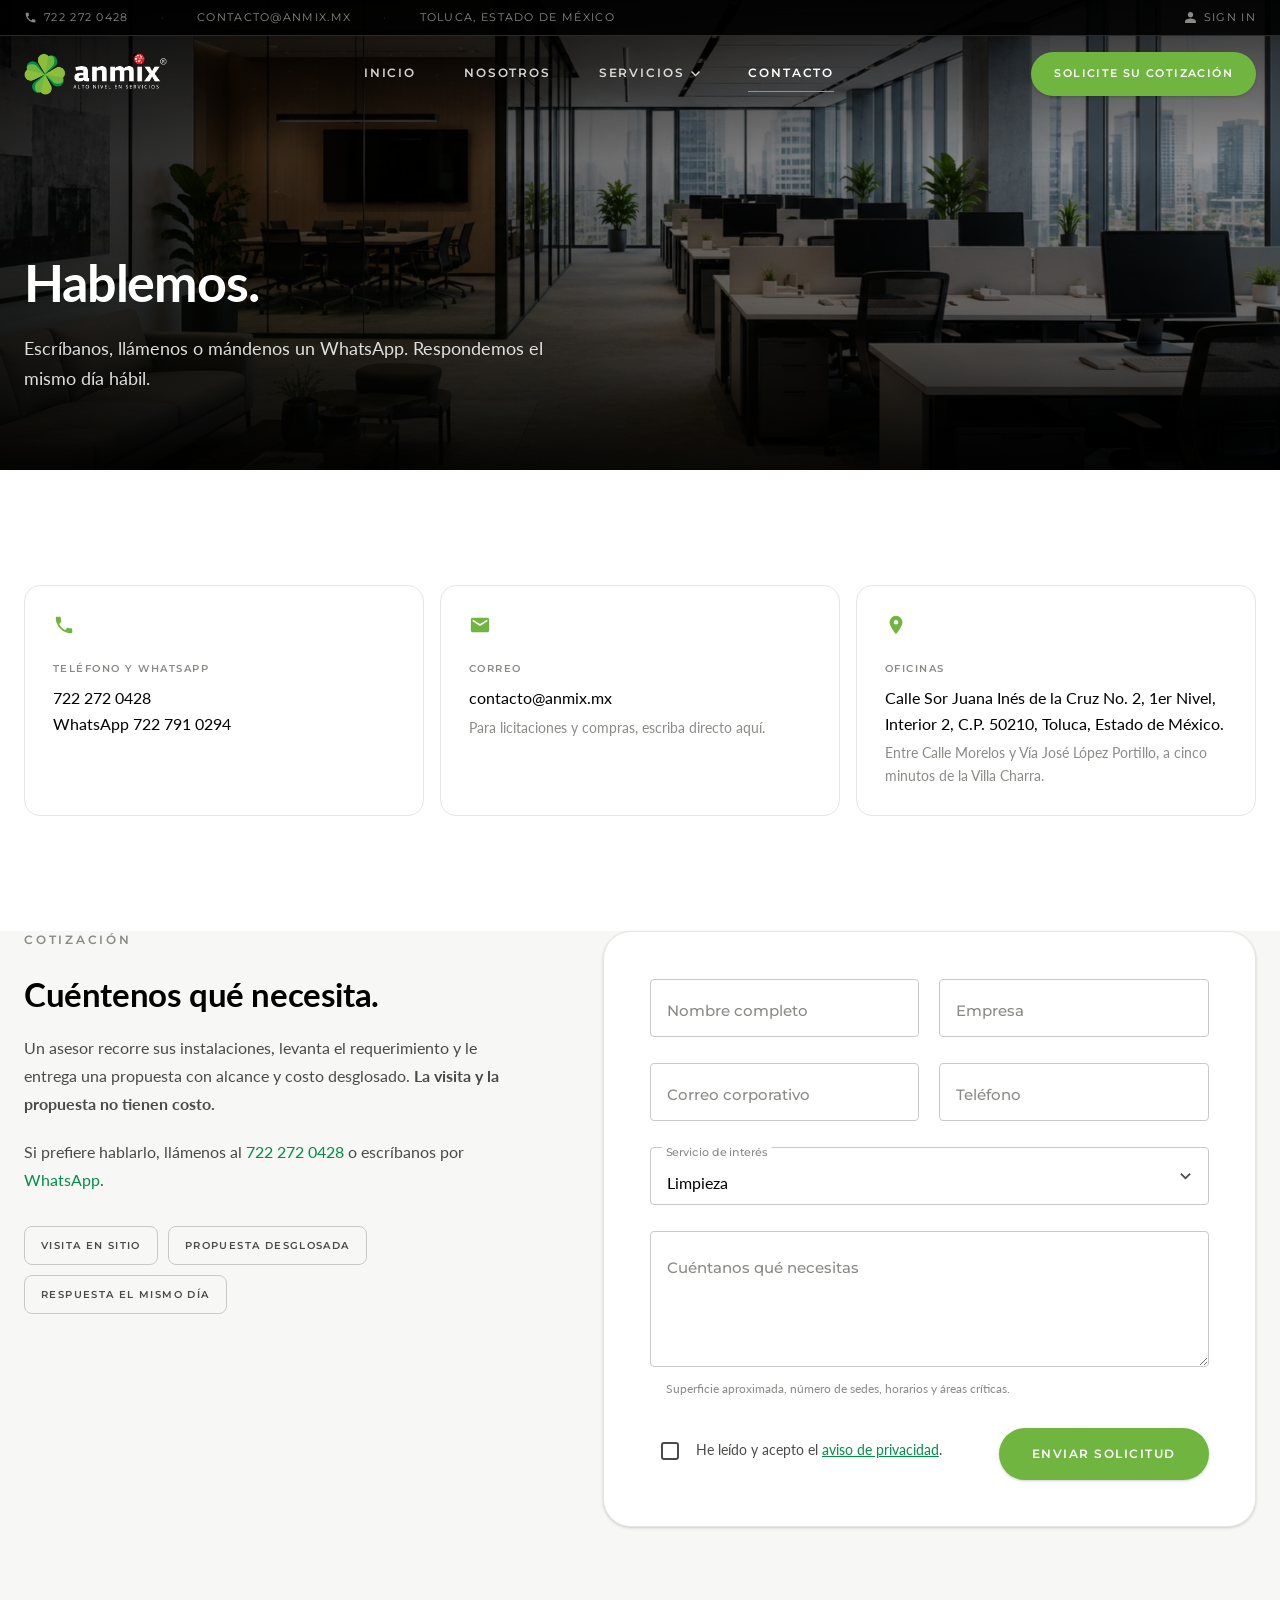
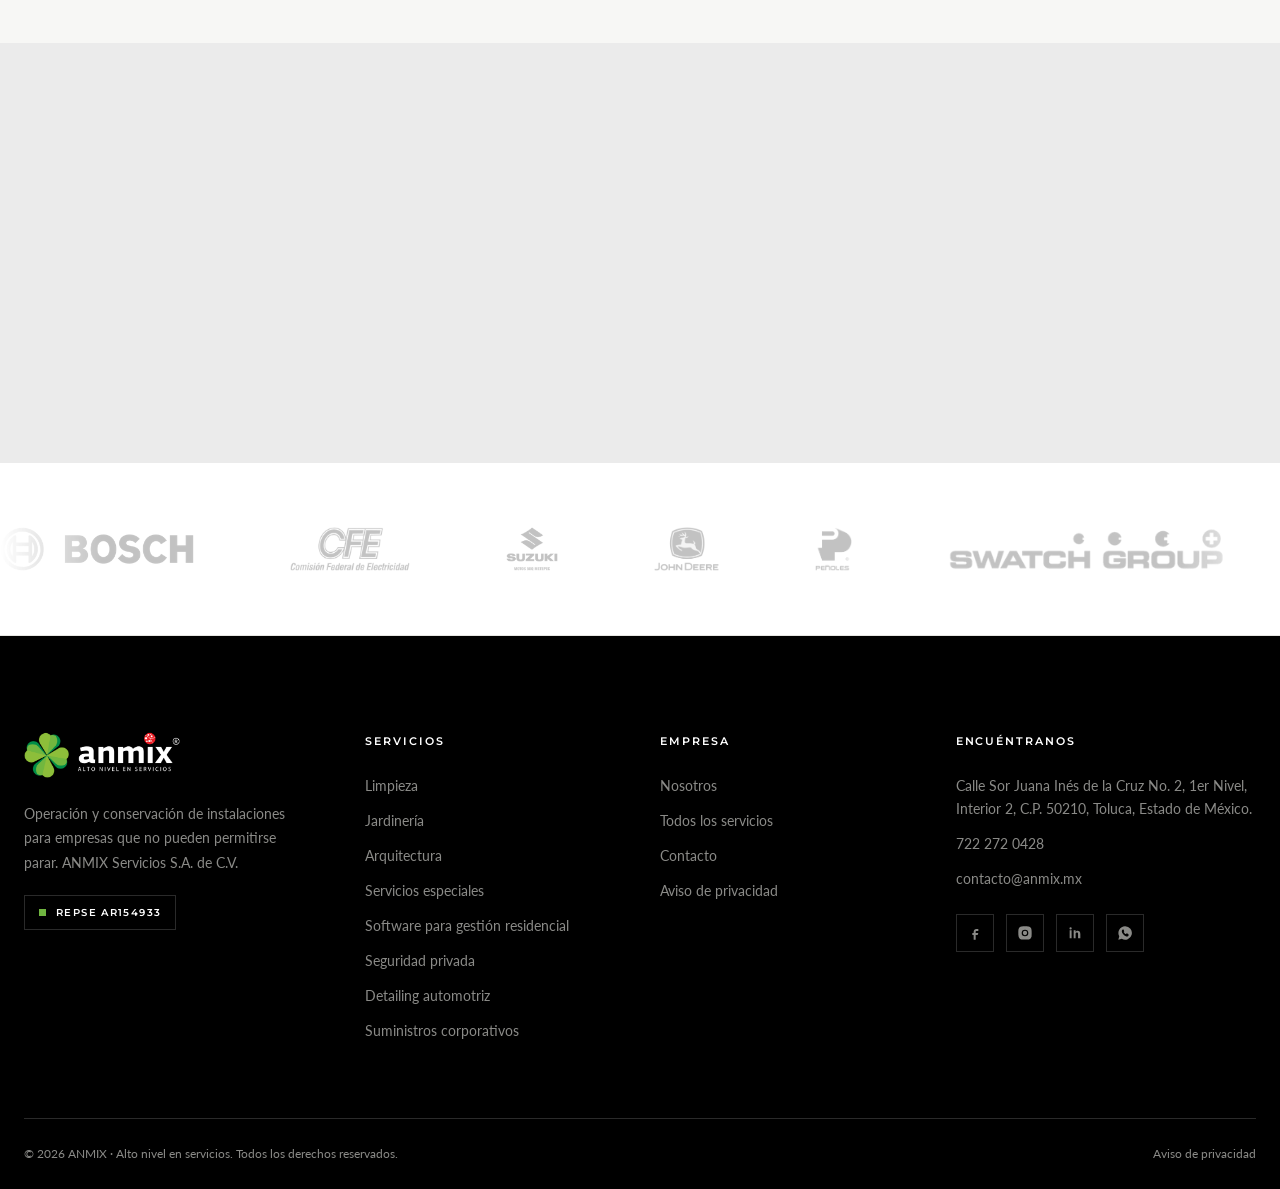
<file: contacto.html>
<!DOCTYPE html>
<html lang="es">
<head>
<meta charset="utf-8">
<meta name="viewport" content="width=device-width, initial-scale=1">
<meta name="robots" content="noindex, nofollow">
<title>Contacto · ANMIX</title>
<meta name="description" content="Escríbenos, llámanos o mándanos un WhatsApp. Toluca, Estado de México. 722 272 0428 · contacto@anmix.mx">
<link rel="preconnect" href="https://fonts.googleapis.com">
<link rel="preconnect" href="https://fonts.gstatic.com" crossorigin>
<link href="https://fonts.googleapis.com/css2?family=Lato:wght@300;400;700;900&family=Montserrat:wght@500;600;700&display=swap" rel="stylesheet">
<link rel="stylesheet" href="assets/css/anmix.css">
</head>
<body>

<svg class="ico-sprite" aria-hidden="true" focusable="false" style="position:absolute;width:0;height:0;overflow:hidden"><symbol id="ic-1" viewBox="0 0 750 757.92"><defs><clipPath id="ic1-10d8efd47b"><path d="M 35 18.757812 L 322 18.757812 L 322 248 L 35 248 Z M 35 18.757812 " clip-rule="nonzero"/></clipPath><clipPath id="ic1-80f53e1c07"><path d="M 100 507 L 378 507 L 378 731.179688 L 100 731.179688 Z M 100 507 " clip-rule="nonzero"/></clipPath></defs><path fill="currentColor" d="M 667.132812 404 L 592.390625 404 C 587.691406 404 584.277344 400.582031 584.277344 395.886719 C 584.277344 391.1875 587.691406 387.34375 592.390625 387.34375 L 667.132812 387.34375 C 673.539062 387.34375 678.664062 382.21875 678.664062 376.238281 L 678.664062 363 C 678.664062 356.59375 673.539062 351.46875 667.132812 351.46875 L 301.964844 351.46875 C 295.984375 351.46875 290.859375 356.59375 290.859375 363 L 290.859375 376.238281 C 290.859375 382.21875 295.984375 387.34375 301.964844 387.34375 L 456.144531 387.34375 C 460.84375 387.34375 464.261719 391.1875 464.261719 395.886719 C 464.261719 400.582031 460.84375 404 456.144531 404 L 301.964844 404 C 286.585938 404 274.203125 391.613281 274.203125 376.238281 L 274.203125 363 C 274.203125 347.625 286.585938 334.808594 301.964844 334.808594 L 667.132812 334.808594 C 682.507812 334.808594 695.320312 347.625 695.320312 363 L 695.320312 376.238281 C 695.320312 391.613281 682.507812 404 667.132812 404 Z M 667.132812 404 " fill-opacity="1" fill-rule="evenodd"/><path fill="currentColor" d="M 603.066406 726.886719 L 372.007812 726.886719 C 346.808594 726.886719 326.734375 707.667969 324.171875 680.761719 L 298.121094 396.738281 C 297.691406 392.042969 301.109375 387.769531 305.378906 387.34375 C 310.078125 386.917969 314.347656 390.332031 314.777344 395.03125 L 340.828125 679.050781 C 342.539062 694.855469 353.640625 710.230469 372.007812 710.230469 L 603.066406 710.230469 C 619.296875 710.230469 632.539062 697.417969 633.820312 679.480469 L 654.746094 395.03125 C 655.175781 390.761719 659.019531 386.917969 663.714844 387.34375 C 668.414062 387.769531 671.832031 391.613281 671.402344 396.3125 L 650.476562 680.761719 C 648.339844 707.242188 627.839844 726.886719 603.066406 726.886719 Z M 603.066406 726.886719 " fill-opacity="1" fill-rule="evenodd"/><g clip-path="url(#ic1-10d8efd47b)"><path fill="currentColor" d="M 97.808594 247.253906 C 88.839844 247.253906 80.726562 242.558594 76.453125 234.867188 L 39.296875 170.378906 C 39.296875 170.378906 38.871094 170.378906 38.871094 170.378906 C 32.464844 158.84375 36.734375 143.898438 48.265625 137.0625 L 246.867188 22.171875 C 250.710938 20.039062 254.980469 18.757812 259.253906 18.757812 C 268.222656 18.757812 276.335938 23.453125 280.609375 31.144531 L 317.765625 95.207031 C 324.597656 107.167969 320.328125 122.113281 308.796875 129.375 L 109.769531 244.265625 C 105.925781 245.972656 102.082031 247.253906 97.808594 247.253906 Z M 53.820312 162.261719 L 90.550781 226.328125 C 92.257812 228.890625 94.820312 230.597656 97.808594 230.597656 C 99.089844 230.597656 100.371094 230.171875 101.652344 229.742188 L 300.253906 114.855469 C 304.097656 112.71875 305.378906 107.59375 303.246094 103.75 L 266.085938 39.683594 C 266.085938 39.257812 266.085938 39.257812 266.085938 39.257812 C 264.804688 37.121094 262.242188 35.839844 259.253906 35.839844 C 257.972656 35.839844 256.691406 35.839844 255.410156 36.695312 L 56.808594 151.585938 C 52.964844 153.71875 51.683594 158.417969 53.820312 162.261719 Z M 53.820312 162.261719 " fill-opacity="1" fill-rule="evenodd"/></g><path fill="currentColor" d="M 222.949219 286.976562 C 219.960938 286.976562 216.96875 285.265625 215.6875 282.703125 L 167.855469 200.699219 C 167 198.566406 166.574219 196.429688 167.425781 194.292969 C 167.855469 192.160156 169.136719 190.023438 171.269531 189.167969 L 230.636719 155 C 234.910156 152.4375 240.035156 154.148438 242.167969 157.992188 L 289.578125 239.992188 C 290.859375 242.128906 291.285156 244.265625 290.429688 246.402344 C 290.003906 248.535156 288.722656 250.671875 286.585938 251.527344 L 226.792969 285.695312 C 225.511719 286.546875 224.230469 286.976562 222.949219 286.976562 Z M 186.644531 199.417969 L 225.9375 267.328125 L 271.210938 241.277344 L 231.917969 173.367188 Z M 186.644531 199.417969 " fill-opacity="1" fill-rule="evenodd"/><path fill="currentColor" d="M 283.171875 365.132812 C 280.609375 365.132812 277.617188 363.425781 275.910156 360.863281 L 227.222656 275.871094 C 225.085938 272.027344 226.367188 266.902344 230.210938 264.765625 C 234.480469 262.203125 239.605469 263.910156 241.742188 267.753906 L 290.429688 352.320312 C 292.992188 356.59375 291.710938 361.71875 287.441406 363.851562 C 286.160156 364.707031 284.878906 365.132812 283.171875 365.132812 Z M 317.765625 341.214844 C 314.777344 341.214844 311.785156 339.507812 310.503906 336.945312 L 263.097656 255.371094 C 260.960938 251.097656 262.242188 245.972656 266.085938 243.839844 C 270.359375 241.277344 275.484375 242.984375 277.617188 246.828125 L 324.597656 328.832031 C 327.160156 332.675781 325.878906 337.800781 321.609375 339.933594 C 320.328125 340.789062 319.046875 341.214844 317.765625 341.214844 Z M 317.765625 341.214844 " fill-opacity="1" fill-rule="evenodd"/><path fill="currentColor" d="M 57.664062 194.292969 C 54.671875 194.292969 52.109375 192.585938 50.402344 190.023438 C 48.265625 186.179688 49.546875 181.054688 53.390625 178.492188 L 280.609375 47.800781 C 284.453125 45.238281 289.578125 46.945312 291.710938 50.789062 C 294.273438 54.632812 292.566406 59.757812 288.722656 62.320312 L 61.933594 193.011719 C 60.652344 193.867188 58.945312 194.292969 57.664062 194.292969 Z M 57.664062 194.292969 " fill-opacity="1" fill-rule="evenodd"/><path fill="currentColor" d="M 72.183594 219.492188 C 69.195312 219.492188 66.632812 217.785156 64.921875 215.222656 C 62.789062 210.953125 64.070312 206.253906 67.914062 203.691406 L 295.128906 72.570312 C 298.972656 70.4375 304.097656 71.71875 306.234375 75.988281 C 308.796875 79.832031 307.515625 84.957031 303.246094 87.09375 L 76.453125 218.210938 C 75.171875 219.066406 73.464844 219.492188 72.183594 219.492188 Z M 72.183594 219.492188 " fill-opacity="1" fill-rule="evenodd"/><path fill="currentColor" d="M 199.03125 245.972656 C 196.042969 245.972656 193.480469 244.691406 191.769531 241.703125 C 189.636719 237.859375 190.917969 232.734375 194.761719 230.597656 L 254.554688 196.003906 C 258.398438 193.441406 263.523438 194.722656 266.085938 198.992188 C 268.222656 202.835938 266.941406 207.960938 263.097656 210.097656 L 203.304688 244.691406 C 202.023438 245.546875 200.3125 245.972656 199.03125 245.972656 Z M 199.03125 245.972656 " fill-opacity="1" fill-rule="evenodd"/><g clip-path="url(#ic1-80f53e1c07)"><path fill="currentColor" d="M 347.664062 731.15625 C 332.714844 731.15625 318.621094 726.460938 307.089844 717.492188 C 295.554688 726.460938 281.035156 731.15625 266.085938 731.15625 C 247.292969 731.15625 229.355469 723.042969 216.96875 708.949219 C 204.15625 723.042969 186.644531 731.15625 167.425781 731.15625 C 130.695312 731.15625 100.371094 701.261719 100.371094 664.53125 C 100.371094 631.21875 125.570312 603.457031 157.605469 598.757812 C 154.1875 591.070312 152.90625 582.527344 152.90625 573.984375 C 152.90625 537.253906 182.375 507.785156 219.105469 507.785156 C 240.035156 507.785156 259.679688 517.609375 272.066406 533.839844 C 281.460938 529.140625 291.285156 527.003906 301.535156 527.003906 C 309.222656 527.003906 316.058594 527.859375 322.035156 530.421875 C 326.308594 532.128906 328.871094 536.828125 327.160156 541.097656 C 325.453125 545.371094 320.328125 547.503906 316.058594 545.796875 C 312.214844 544.089844 307.515625 543.660156 301.535156 543.660156 C 292.140625 543.660156 282.742188 546.222656 274.203125 551.777344 C 272.066406 553.058594 269.929688 553.484375 267.796875 553.058594 C 265.234375 552.203125 263.523438 550.921875 262.242188 548.785156 C 253.273438 533.839844 237.042969 524.441406 219.105469 524.441406 C 191.769531 524.441406 169.5625 546.652344 169.5625 573.984375 C 169.5625 583.808594 172.550781 593.632812 178.105469 602.175781 C 180.238281 605.164062 179.8125 609.007812 177.675781 611.996094 C 175.542969 614.988281 172.125 615.839844 168.707031 614.988281 C 168.28125 614.988281 167.855469 614.988281 167.425781 614.988281 C 139.664062 614.988281 117.457031 637.195312 117.457031 664.53125 C 117.457031 692.292969 139.664062 714.5 167.425781 714.5 C 184.511719 714.5 200.3125 705.53125 209.710938 690.582031 C 211.417969 688.019531 213.980469 686.738281 216.96875 686.738281 C 219.960938 686.738281 222.523438 688.019531 224.230469 690.582031 C 233.199219 705.53125 249.003906 714.5 266.085938 714.5 C 279.328125 714.5 292.140625 709.375 301.109375 700.40625 C 304.527344 696.988281 309.652344 696.988281 313.066406 700.40625 C 322.035156 709.375 334.421875 714.5 347.664062 714.5 C 353.214844 714.5 359.195312 713.21875 366.027344 711.085938 C 370.300781 709.375 374.996094 711.511719 376.707031 715.78125 C 378.414062 720.054688 376.277344 724.75 372.007812 726.460938 C 363.464844 729.875 355.351562 731.15625 347.664062 731.15625 Z M 347.664062 731.15625 " fill-opacity="1" fill-rule="evenodd"/></g><path fill="currentColor" d="M 74.320312 461.230469 C 57.664062 461.230469 44.421875 447.992188 44.421875 431.335938 C 44.421875 415.105469 57.664062 401.4375 74.320312 401.4375 C 90.550781 401.4375 103.789062 415.105469 103.789062 431.335938 C 103.789062 447.992188 90.550781 461.230469 74.320312 461.230469 Z M 74.320312 418.523438 C 67.058594 418.523438 61.078125 424.074219 61.078125 431.335938 C 61.078125 438.59375 66.632812 444.574219 74.320312 444.574219 C 81.578125 444.574219 87.132812 438.59375 87.132812 431.335938 C 87.132812 424.074219 81.578125 418.523438 74.320312 418.523438 Z M 74.320312 418.523438 " fill-opacity="1" fill-rule="evenodd"/><path fill="currentColor" d="M 123.007812 558.609375 C 106.351562 558.609375 93.113281 545.371094 93.113281 528.714844 C 93.113281 512.054688 106.351562 498.816406 123.007812 498.816406 C 139.664062 498.816406 152.90625 512.484375 152.90625 528.714844 C 152.90625 545.371094 139.664062 558.609375 123.007812 558.609375 Z M 123.007812 515.472656 C 115.746094 515.472656 109.769531 521.453125 109.769531 528.714844 C 109.769531 535.972656 115.746094 541.953125 123.007812 541.953125 C 130.269531 541.953125 136.25 535.972656 136.25 528.714844 C 136.25 521.453125 130.269531 515.472656 123.007812 515.472656 Z M 123.007812 515.472656 " fill-opacity="1" fill-rule="evenodd"/><path fill="currentColor" d="M 557.367188 590.640625 L 490.742188 590.640625 C 466.824219 590.640625 447.605469 571.421875 447.605469 547.503906 L 447.605469 485.148438 L 410.875 506.503906 C 398.488281 512.910156 383.539062 508.640625 376.707031 497.109375 C 376.707031 497.109375 376.707031 496.679688 376.277344 496.679688 L 375.851562 495.828125 C 369.871094 483.867188 373.714844 469.347656 385.675781 462.511719 L 447.605469 426.636719 L 447.605469 343.351562 C 447.605469 338.652344 451.449219 334.808594 456.144531 334.808594 C 460.84375 334.808594 464.261719 338.652344 464.261719 343.351562 L 464.261719 431.761719 C 464.261719 434.75 462.980469 437.3125 460.417969 439.023438 L 393.789062 477.035156 C 389.945312 479.167969 388.664062 484.292969 390.800781 488.140625 C 390.800781 488.566406 390.800781 488.566406 390.800781 488.566406 L 391.226562 488.992188 C 393.363281 492.835938 398.914062 494.117188 402.757812 491.984375 L 451.875 463.367188 C 454.4375 461.660156 457.425781 461.660156 460.417969 463.367188 C 462.980469 464.648438 464.261719 467.636719 464.261719 470.628906 L 464.261719 547.503906 C 464.261719 562.027344 476.21875 573.984375 490.742188 573.984375 L 557.367188 573.984375 C 571.890625 573.984375 584.277344 562.027344 584.277344 547.503906 L 584.277344 343.351562 C 584.277344 338.652344 587.691406 334.808594 592.390625 334.808594 C 597.089844 334.808594 600.933594 338.652344 600.933594 343.351562 L 600.933594 547.503906 C 600.933594 570.996094 580.859375 590.640625 557.367188 590.640625 Z M 557.367188 590.640625 " fill-opacity="1" fill-rule="evenodd"/><path fill="currentColor" d="M 490.742188 590.640625 C 486.042969 590.640625 482.199219 586.796875 482.199219 582.101562 L 482.199219 532.128906 C 482.199219 527.433594 486.042969 524.015625 490.742188 524.015625 C 495.4375 524.015625 498.855469 527.433594 498.855469 532.128906 L 498.855469 582.101562 C 498.855469 586.796875 495.4375 590.640625 490.742188 590.640625 Z M 490.742188 590.640625 " fill-opacity="1" fill-rule="evenodd"/><path fill="currentColor" d="M 524.054688 590.640625 C 519.355469 590.640625 515.941406 586.796875 515.941406 582.101562 L 515.941406 532.128906 C 515.941406 527.433594 519.355469 524.015625 524.054688 524.015625 C 528.753906 524.015625 532.597656 527.433594 532.597656 532.128906 L 532.597656 582.101562 C 532.597656 586.796875 528.753906 590.640625 524.054688 590.640625 Z M 524.054688 590.640625 " fill-opacity="1" fill-rule="evenodd"/><path fill="currentColor" d="M 557.367188 590.640625 C 552.671875 590.640625 549.253906 586.796875 549.253906 582.101562 L 549.253906 532.128906 C 549.253906 527.433594 552.671875 524.015625 557.367188 524.015625 C 562.066406 524.015625 565.910156 527.433594 565.910156 532.128906 L 565.910156 582.101562 C 565.910156 586.796875 562.066406 590.640625 557.367188 590.640625 Z M 557.367188 590.640625 " fill-opacity="1" fill-rule="evenodd"/><path fill="currentColor" d="M 494.585938 342.496094 C 489.886719 342.496094 486.042969 338.652344 486.042969 333.957031 L 486.042969 198.566406 C 486.042969 194.722656 482.625 191.304688 479.210938 191.304688 L 392.082031 191.304688 C 388.238281 191.304688 384.820312 194.722656 384.820312 198.566406 L 384.820312 333.957031 C 384.820312 338.652344 380.976562 342.496094 376.277344 342.496094 C 371.582031 342.496094 368.164062 338.652344 368.164062 333.957031 L 368.164062 198.566406 C 368.164062 185.324219 378.839844 174.648438 392.082031 174.648438 L 479.210938 174.648438 C 492.023438 174.648438 502.699219 185.753906 502.699219 198.566406 L 502.699219 333.957031 C 502.699219 338.652344 498.855469 342.496094 494.585938 342.496094 Z M 494.585938 342.496094 " fill-opacity="1" fill-rule="evenodd"/><path fill="currentColor" d="M 465.113281 191.304688 C 460.84375 191.304688 457 187.460938 457 183.191406 L 457 126.386719 C 457 125.957031 456.144531 125.105469 455.71875 125.105469 L 415.570312 125.105469 C 414.71875 125.105469 414.289062 125.957031 414.289062 126.386719 L 414.289062 183.191406 C 414.289062 187.460938 410.445312 191.304688 406.175781 191.304688 C 401.476562 191.304688 397.632812 187.460938 397.632812 183.191406 L 397.632812 126.386719 C 397.632812 116.5625 405.75 108.449219 415.570312 108.449219 L 455.71875 108.449219 C 465.113281 108.449219 473.65625 116.5625 473.65625 126.386719 L 473.65625 183.191406 C 473.65625 187.460938 469.8125 191.304688 465.113281 191.304688 Z M 465.113281 191.304688 " fill-opacity="1" fill-rule="evenodd"/><path fill="currentColor" d="M 447.605469 125.105469 C 442.90625 125.105469 439.488281 121.261719 439.488281 116.5625 L 439.488281 74.707031 C 439.488281 70.007812 442.90625 66.164062 447.605469 66.164062 C 452.300781 66.164062 456.144531 70.007812 456.144531 74.707031 L 456.144531 116.5625 C 456.144531 121.261719 452.300781 125.105469 447.605469 125.105469 Z M 423.257812 125.105469 C 418.5625 125.105469 414.71875 121.261719 414.71875 116.5625 L 414.71875 74.707031 C 414.71875 70.007812 418.5625 66.164062 423.257812 66.164062 C 427.53125 66.164062 431.375 70.007812 431.375 74.707031 L 431.375 116.5625 C 431.375 121.261719 427.53125 125.105469 423.257812 125.105469 Z M 423.257812 125.105469 " fill-opacity="1" fill-rule="evenodd"/><path fill="currentColor" d="M 552.242188 97.34375 C 551.390625 97.34375 550.535156 96.914062 549.679688 96.914062 L 482.625 82.820312 L 395.070312 82.820312 C 387.808594 82.820312 382.257812 77.269531 382.257812 70.4375 L 382.257812 44.808594 C 382.257812 37.976562 388.238281 32.425781 395.070312 32.425781 L 483.054688 32.425781 C 483.90625 32.425781 484.335938 32.425781 484.761719 32.425781 L 552.671875 46.519531 C 561.640625 48.226562 567.617188 54.632812 567.617188 62.320312 L 567.617188 80.6875 C 567.617188 89.65625 560.359375 97.34375 552.242188 97.34375 Z M 398.914062 66.164062 L 483.480469 66.164062 C 484.335938 66.164062 484.761719 66.164062 485.1875 66.164062 L 550.960938 80.257812 L 550.960938 63.175781 C 550.535156 63.175781 550.109375 62.746094 549.679688 62.746094 L 482.199219 49.082031 L 398.914062 49.082031 Z M 398.914062 66.164062 " fill-opacity="1" fill-rule="evenodd"/><path fill="currentColor" d="M 571.460938 230.171875 C 547.117188 230.171875 527.042969 210.097656 527.042969 185.324219 C 527.042969 160.554688 547.117188 140.480469 571.460938 140.480469 C 596.660156 140.480469 616.734375 160.554688 616.734375 185.324219 C 616.734375 210.097656 596.660156 230.171875 571.460938 230.171875 Z M 571.460938 157.136719 C 556.085938 157.136719 543.699219 169.949219 543.699219 185.324219 C 543.699219 201.128906 556.085938 213.515625 571.460938 213.515625 C 587.265625 213.515625 600.078125 201.128906 600.078125 185.324219 C 600.078125 169.523438 587.691406 157.136719 571.460938 157.136719 Z M 571.460938 157.136719 " fill-opacity="1" fill-rule="evenodd"/><path fill="currentColor" d="M 648.765625 133.21875 C 631.257812 133.21875 617.164062 119.550781 617.164062 102.042969 C 617.164062 84.53125 631.257812 70.4375 648.765625 70.4375 C 666.277344 70.4375 679.945312 84.53125 679.945312 102.042969 C 679.945312 119.125 666.277344 133.21875 648.765625 133.21875 Z M 648.765625 87.09375 C 640.652344 87.09375 633.820312 93.925781 633.820312 102.042969 C 633.820312 110.15625 640.226562 116.5625 648.765625 116.5625 C 656.882812 116.5625 663.289062 110.15625 663.289062 102.042969 C 663.289062 93.925781 656.882812 87.09375 648.765625 87.09375 Z M 648.765625 87.09375 " fill-opacity="1" fill-rule="evenodd"/><path fill="currentColor" d="M 673.113281 315.589844 C 648.765625 315.589844 627.839844 295.089844 627.839844 270.746094 C 627.839844 245.972656 648.339844 225.898438 673.113281 225.898438 C 697.457031 225.898438 717.53125 245.972656 717.53125 270.746094 C 717.53125 295.515625 697.457031 315.589844 673.113281 315.589844 Z M 673.113281 242.558594 C 657.308594 242.558594 644.496094 255.371094 644.496094 270.746094 C 644.496094 286.121094 657.738281 298.933594 673.113281 298.933594 C 688.488281 298.933594 700.875 286.121094 700.875 270.746094 C 700.875 255.371094 688.488281 242.558594 673.113281 242.558594 Z M 673.113281 242.558594 " fill-opacity="1" fill-rule="evenodd"/></symbol><symbol id="ic-2" viewBox="0 0 750 757.92"><defs><clipPath id="ic2-777816089e"><path d="M 187 375 L 203 375 L 203 731.28125 L 187 731.28125 Z M 187 375 " clip-rule="nonzero"/></clipPath><clipPath id="ic2-062671b7bd"><path d="M 395 41 L 731.320312 41 L 731.320312 317 L 395 317 Z M 395 41 " clip-rule="nonzero"/></clipPath><clipPath id="ic2-bed56443c9"><path d="M 19 715 L 731.320312 715 L 731.320312 731.28125 L 19 731.28125 Z M 19 715 " clip-rule="nonzero"/></clipPath><clipPath id="ic2-64aa13130a"><path d="M 531 501 L 547 501 L 547 731.28125 L 531 731.28125 Z M 531 501 " clip-rule="nonzero"/></clipPath></defs><g clip-path="url(#ic2-777816089e)"><path fill="currentColor" d="M 195.167969 731.285156 C 190.875 731.285156 187.390625 727.804688 187.390625 723.511719 L 187.390625 383.035156 C 187.390625 378.746094 190.871094 375.261719 195.164062 375.261719 C 199.464844 375.261719 202.941406 378.746094 202.941406 383.039062 L 202.941406 723.511719 C 202.941406 727.804688 199.457031 731.285156 195.167969 731.285156 Z M 195.167969 731.285156 " fill-opacity="1" fill-rule="evenodd"/></g><path fill="currentColor" d="M 195.167969 259.03125 C 165.601562 282.34375 148.105469 318.191406 148.105469 356.03125 C 148.109375 393.859375 165.601562 429.707031 195.164062 453.015625 C 224.730469 429.707031 242.222656 393.859375 242.222656 356.03125 C 242.222656 318.191406 224.726562 282.34375 195.167969 259.03125 Z M 195.167969 470.527344 C 193.582031 470.527344 191.992188 470.042969 190.644531 469.070312 C 154.28125 443.023438 132.554688 400.757812 132.554688 356.03125 C 132.558594 311.289062 154.277344 269.027344 190.644531 242.976562 C 193.355469 241.050781 196.996094 241.050781 199.699219 242.976562 C 236.070312 269.027344 257.773438 311.289062 257.773438 356.03125 C 257.78125 400.757812 236.066406 443.023438 199.699219 469.070312 C 198.339844 470.042969 196.753906 470.527344 195.167969 470.527344 Z M 195.167969 470.527344 " fill-opacity="1" fill-rule="evenodd"/><path fill="currentColor" d="M 245.644531 637.054688 C 268.402344 645.496094 293.996094 643.4375 315.167969 631.207031 C 336.339844 618.996094 350.921875 597.855469 354.988281 573.929688 C 332.230469 565.472656 306.648438 567.546875 285.457031 579.777344 C 264.289062 591.992188 249.707031 613.128906 245.644531 637.054688 Z M 274.175781 657.710938 C 260.46875 657.710938 246.726562 654.84375 233.945312 649.042969 C 230.902344 647.667969 229.085938 644.507812 229.410156 641.203125 C 232.476562 609.988281 250.519531 581.980469 277.683594 566.296875 C 304.851562 550.617188 338.121094 548.996094 366.699219 561.941406 C 369.726562 563.316406 371.542969 566.476562 371.21875 569.78125 C 368.160156 600.996094 350.109375 629.003906 322.945312 644.6875 C 307.949219 653.335938 291.082031 657.710938 274.175781 657.710938 Z M 274.175781 657.710938 " fill-opacity="1" fill-rule="evenodd"/><path fill="currentColor" d="M 195.183594 673.976562 C 192.496094 673.976562 189.867188 672.582031 188.441406 670.085938 C 186.292969 666.363281 187.566406 661.613281 191.277344 659.460938 L 288.929688 603.085938 C 292.640625 600.949219 297.398438 602.214844 299.539062 605.9375 C 301.691406 609.664062 300.410156 614.410156 296.703125 616.566406 L 199.054688 672.9375 C 197.839844 673.636719 196.492188 673.976562 195.183594 673.976562 Z M 195.183594 673.976562 " fill-opacity="1" fill-rule="evenodd"/><path fill="currentColor" d="M 35.367188 573.925781 C 39.414062 597.855469 54.003906 618.992188 75.179688 631.207031 C 96.351562 643.4375 121.945312 645.511719 144.6875 637.054688 C 140.644531 613.128906 126.042969 591.988281 104.871094 579.773438 C 83.703125 567.546875 58.105469 565.488281 35.367188 573.925781 Z M 116.164062 657.710938 C 99.265625 657.710938 82.402344 653.335938 67.402344 644.683594 C 40.234375 629.003906 22.1875 600.996094 19.113281 569.78125 C 18.789062 566.476562 20.617188 563.316406 23.648438 561.941406 C 52.226562 548.996094 85.480469 550.617188 112.644531 566.296875 C 139.820312 581.976562 157.859375 609.988281 160.921875 641.203125 C 161.265625 644.507812 159.429688 647.667969 156.402344 649.042969 C 143.601562 654.84375 129.867188 657.710938 116.164062 657.710938 Z M 116.164062 657.710938 " fill-opacity="1" fill-rule="evenodd"/><path fill="currentColor" d="M 195.167969 673.976562 C 193.84375 673.976562 192.507812 673.636719 191.277344 672.9375 L 93.648438 616.566406 C 89.921875 614.410156 88.65625 609.664062 90.792969 605.9375 C 92.953125 602.230469 97.695312 600.949219 101.421875 603.085938 L 199.054688 659.460938 C 202.78125 661.613281 204.042969 666.363281 201.90625 670.085938 C 200.460938 672.582031 197.855469 673.976562 195.167969 673.976562 Z M 195.167969 673.976562 " fill-opacity="1" fill-rule="evenodd"/><path fill="currentColor" d="M 245.644531 518.476562 C 268.402344 526.914062 293.996094 524.859375 315.167969 512.628906 C 336.339844 500.398438 350.921875 479.273438 354.988281 455.347656 C 332.230469 446.890625 306.632812 448.964844 285.457031 461.179688 C 264.289062 473.410156 249.707031 494.535156 245.644531 518.476562 Z M 274.175781 539.128906 C 260.46875 539.128906 246.726562 536.261719 233.945312 530.464844 C 230.902344 529.085938 229.085938 525.925781 229.410156 522.605469 C 232.476562 491.40625 250.519531 463.398438 277.683594 447.71875 C 304.851562 432.035156 338.121094 430.402344 366.699219 443.359375 C 369.726562 444.738281 371.542969 447.878906 371.21875 451.199219 C 368.160156 482.417969 350.109375 510.410156 322.945312 526.089844 C 307.949219 534.757812 291.082031 539.128906 274.175781 539.128906 Z M 274.175781 539.128906 " fill-opacity="1" fill-rule="evenodd"/><path fill="currentColor" d="M 195.183594 555.394531 C 192.496094 555.394531 189.867188 554 188.441406 551.507812 C 186.292969 547.78125 187.566406 543.035156 191.277344 540.878906 L 288.929688 484.507812 C 292.640625 482.351562 297.398438 483.632812 299.539062 487.359375 C 301.691406 491.066406 300.410156 495.828125 296.703125 497.96875 L 199.054688 554.339844 C 197.839844 555.054688 196.492188 555.394531 195.183594 555.394531 Z M 195.183594 555.394531 " fill-opacity="1" fill-rule="evenodd"/><path fill="currentColor" d="M 35.367188 455.351562 C 39.414062 479.277344 54.003906 500.402344 75.179688 512.632812 C 96.351562 524.863281 121.945312 526.917969 144.6875 518.480469 C 140.644531 494.535156 126.042969 473.414062 104.871094 461.183594 C 83.703125 448.96875 58.105469 446.894531 35.367188 455.351562 Z M 116.164062 539.132812 C 99.265625 539.132812 82.402344 534.757812 67.402344 526.09375 C 40.234375 510.410156 22.1875 482.417969 19.113281 451.203125 C 18.789062 447.882812 20.617188 444.742188 23.648438 443.363281 C 52.214844 430.402344 85.480469 432.039062 112.644531 447.722656 C 139.820312 463.402344 157.859375 491.410156 160.921875 522.609375 C 161.265625 525.929688 159.429688 529.089844 156.402344 530.464844 C 143.601562 536.265625 129.867188 539.132812 116.164062 539.132812 Z M 116.164062 539.132812 " fill-opacity="1" fill-rule="evenodd"/><path fill="currentColor" d="M 195.167969 555.394531 C 193.84375 555.394531 192.507812 555.054688 191.277344 554.339844 L 93.648438 497.96875 C 89.921875 495.828125 88.65625 491.066406 90.792969 487.359375 C 92.953125 483.632812 97.695312 482.351562 101.421875 484.507812 L 199.054688 540.878906 C 202.78125 543.035156 204.042969 547.78125 201.90625 551.507812 C 200.460938 554 197.855469 555.394531 195.167969 555.394531 Z M 195.167969 555.394531 " fill-opacity="1" fill-rule="evenodd"/><g clip-path="url(#ic2-062671b7bd)"><path fill="currentColor" d="M 596.632812 316.765625 C 596.273438 316.765625 595.917969 316.765625 595.5625 316.75 C 588.613281 316.472656 582.554688 313.527344 578.050781 308.210938 L 537.492188 260.507812 C 537.332031 260.3125 537.210938 260.296875 536.96875 260.375 L 424.714844 300.875 C 420.660156 302.316406 416.203125 300.242188 414.746094 296.191406 C 413.292969 292.160156 415.378906 287.6875 419.425781 286.246094 L 531.703125 245.75 C 538.0625 243.464844 544.972656 245.296875 549.347656 250.429688 L 589.898438 298.152344 C 591.59375 300.128906 593.585938 301.101562 596.195312 301.214844 C 598.753906 301.3125 600.859375 300.519531 602.707031 298.671875 L 713.25 188.113281 C 715.097656 186.265625 715.90625 184.191406 715.808594 181.601562 C 715.703125 179.023438 714.707031 177.015625 712.695312 175.265625 L 578.460938 59.410156 C 575.070312 56.492188 569.902344 56.71875 566.695312 59.929688 L 474.523438 152.101562 C 471.289062 155.339844 470.992188 160.558594 473.871094 163.714844 L 500.832031 193.375 C 504.1875 197.054688 505.511719 202.074219 504.488281 207.113281 C 503.507812 212.039062 500.472656 215.992188 496 218.242188 L 406.519531 263.324219 C 402.683594 265.253906 398.011719 263.714844 396.082031 259.875 C 394.140625 256.035156 395.695312 251.371094 399.519531 249.425781 L 489.007812 204.359375 C 489.132812 204.296875 489.179688 204.246094 489.179688 204.246094 L 489.183594 204.246094 C 489.183594 204.246094 489.214844 204.179688 489.246094 204.035156 C 489.300781 203.824219 489.277344 203.726562 489.277344 203.726562 L 462.371094 174.179688 C 453.851562 164.800781 454.351562 150.285156 463.523438 141.101562 L 555.703125 48.929688 C 564.640625 39.984375 579.105469 39.421875 588.628906 47.648438 L 722.859375 163.488281 C 728.136719 168.039062 731.066406 174.082031 731.34375 180.96875 C 731.621094 187.917969 729.171875 194.1875 724.246094 199.109375 L 613.703125 309.652344 C 609.039062 314.320312 603.160156 316.765625 596.632812 316.765625 Z M 596.632812 316.765625 " fill-opacity="1" fill-rule="evenodd"/></g><path fill="currentColor" d="M 389.578125 286.925781 L 401.742188 312.050781 C 402.09375 312.78125 402.546875 313.121094 403.355469 313.265625 C 404.171875 313.394531 404.714844 313.21875 405.300781 312.636719 C 414.695312 303.0625 417.078125 288.515625 411.230469 276.429688 C 405.386719 264.34375 392.503906 257.203125 379.15625 258.644531 C 378.351562 258.722656 377.859375 259.046875 377.46875 259.761719 C 377.066406 260.488281 377.050781 261.058594 377.40625 261.800781 Z M 403.8125 328.851562 C 402.820312 328.851562 401.835938 328.769531 400.84375 328.609375 C 395.066406 327.652344 390.285156 324.085938 387.742188 318.824219 L 375.582031 293.699219 L 363.414062 268.574219 C 360.871094 263.308594 361.027344 257.347656 363.863281 252.226562 C 366.703125 247.109375 371.671875 243.804688 377.488281 243.171875 C 397.347656 241.050781 416.527344 251.675781 425.226562 269.660156 C 433.941406 287.640625 430.375 309.28125 416.398438 323.535156 C 413 326.988281 408.523438 328.851562 403.8125 328.851562 Z M 403.8125 328.851562 " fill-opacity="1" fill-rule="evenodd"/><path fill="currentColor" d="M 563.195312 286.523438 C 561.203125 286.523438 559.210938 285.761719 557.703125 284.238281 C 554.65625 281.207031 554.65625 276.285156 557.703125 273.253906 L 688.015625 142.933594 C 691.039062 139.902344 695.960938 139.902344 699.007812 142.933594 C 702.039062 145.976562 702.039062 150.902344 699.007812 153.929688 L 568.703125 284.238281 C 567.183594 285.761719 565.1875 286.523438 563.195312 286.523438 Z M 563.195312 286.523438 " fill-opacity="1" fill-rule="evenodd"/><path fill="currentColor" d="M 680.140625 144.664062 C 679.785156 144.664062 679.421875 144.632812 679.066406 144.585938 C 674.824219 144 671.839844 140.082031 672.425781 135.835938 C 677.414062 99.324219 664.828125 73.664062 650.441406 68.042969 C 640.417969 64.125 629.496094 69.679688 619.730469 83.707031 C 617.289062 87.222656 612.4375 88.097656 608.910156 85.636719 C 605.394531 83.191406 604.515625 78.332031 606.980469 74.816406 C 626.96875 46.125 647.996094 50.386719 656.09375 53.5625 C 680.285156 63.003906 693.320312 97.703125 687.828125 137.941406 C 687.300781 141.832031 683.957031 144.664062 680.140625 144.664062 Z M 704.449219 165.660156 C 703.722656 165.660156 702.976562 165.546875 702.230469 165.335938 C 698.117188 164.121094 695.765625 159.796875 696.984375 155.664062 C 714.191406 97.574219 692.023438 51.972656 662.429688 38.546875 C 639.625 28.210938 615.824219 38.15625 598.765625 65.144531 C 596.484375 68.789062 591.671875 69.859375 588.042969 67.574219 C 584.421875 65.273438 583.328125 60.480469 585.628906 56.851562 C 611.050781 16.609375 645.289062 13.695312 668.84375 24.386719 C 704.421875 40.519531 731.601562 93.558594 711.902344 160.085938 C 710.902344 163.472656 707.804688 165.660156 704.449219 165.660156 Z M 704.449219 165.660156 " fill-opacity="1" fill-rule="evenodd"/><path fill="currentColor" d="M 301.304688 392.285156 C 301.253906 392.285156 301.1875 392.285156 301.125 392.285156 C 296.832031 392.1875 293.429688 388.625 293.527344 384.332031 C 293.804688 372.800781 296.945312 356.875 303.328125 347.269531 C 305.710938 343.6875 310.535156 342.71875 314.117188 345.097656 C 317.699219 347.480469 318.667969 352.308594 316.285156 355.886719 C 312.4375 361.667969 309.335938 374.0625 309.078125 384.703125 C 308.984375 388.933594 305.511719 392.285156 301.304688 392.285156 Z M 301.304688 392.285156 " fill-opacity="1" fill-rule="evenodd"/><path fill="currentColor" d="M 326.625 327.457031 C 324.992188 327.457031 323.347656 326.9375 321.941406 325.871094 C 318.511719 323.292969 317.824219 318.417969 320.417969 314.984375 C 327.5 305.605469 335.902344 297.34375 345.394531 290.410156 C 348.863281 287.882812 353.722656 288.644531 356.265625 292.109375 C 358.792969 295.578125 358.03125 300.453125 354.5625 302.980469 C 346.304688 309.007812 338.980469 316.199219 332.828125 324.363281 C 331.304688 326.386719 328.972656 327.457031 326.625 327.457031 Z M 326.625 327.457031 " fill-opacity="1" fill-rule="evenodd"/><path fill="currentColor" d="M 329.050781 418.464844 C 328.992188 418.464844 328.921875 418.464844 328.855469 418.464844 C 324.566406 418.351562 321.160156 414.785156 321.277344 410.492188 C 321.519531 399.589844 323.269531 388.769531 326.460938 378.339844 C 327.722656 374.222656 332.0625 371.90625 336.179688 373.171875 C 340.285156 374.417969 342.59375 378.777344 341.332031 382.875 C 338.5625 391.960938 337.039062 401.375 336.8125 410.867188 C 336.71875 415.09375 333.246094 418.464844 329.050781 418.464844 Z M 329.050781 418.464844 " fill-opacity="1" fill-rule="evenodd"/><path fill="currentColor" d="M 349.550781 356.46875 C 347.988281 356.46875 346.417969 356.015625 345.054688 355.042969 C 341.558594 352.566406 340.714844 347.722656 343.191406 344.207031 C 350.730469 333.5625 359.878906 324.265625 370.40625 316.585938 C 373.875 314.058594 378.734375 314.820312 381.261719 318.289062 C 383.8125 321.753906 383.042969 326.613281 379.574219 329.15625 C 370.410156 335.832031 362.4375 343.914062 355.894531 353.179688 C 354.390625 355.335938 351.972656 356.46875 349.550781 356.46875 Z M 349.550781 356.46875 " fill-opacity="1" fill-rule="evenodd"/><g clip-path="url(#ic2-bed56443c9)"><path fill="currentColor" d="M 723.589844 731.269531 L 26.863281 731.269531 C 22.566406 731.269531 19.082031 727.800781 19.082031 723.492188 C 19.082031 719.199219 22.566406 715.71875 26.859375 715.71875 L 723.589844 715.71875 C 727.882812 715.71875 731.359375 719.199219 731.359375 723.492188 C 731.363281 727.800781 727.878906 731.269531 723.589844 731.269531 Z M 723.589844 731.269531 " fill-opacity="1" fill-rule="evenodd"/></g><g clip-path="url(#ic2-64aa13130a)"><path fill="currentColor" d="M 539.058594 731.285156 C 534.773438 731.285156 531.285156 727.804688 531.285156 723.511719 L 531.289062 509.585938 C 531.289062 505.292969 534.765625 501.808594 539.058594 501.808594 C 543.355469 501.808594 546.835938 505.292969 546.835938 509.585938 L 546.839844 723.511719 C 546.839844 727.804688 543.351562 731.285156 539.058594 731.285156 Z M 539.058594 731.285156 " fill-opacity="1" fill-rule="evenodd"/></g><path fill="currentColor" d="M 539.058594 422.707031 C 519.003906 439.167969 507.195312 463.933594 507.195312 490.046875 C 507.195312 516.175781 519.003906 540.945312 539.058594 557.40625 C 559.113281 540.945312 570.921875 516.175781 570.921875 490.046875 C 570.921875 463.933594 559.113281 439.167969 539.058594 422.707031 Z M 539.058594 574.980469 C 537.476562 574.980469 535.882812 574.492188 534.539062 573.523438 C 507.6875 554.292969 491.644531 523.09375 491.644531 490.046875 C 491.648438 457.019531 507.683594 425.820312 534.539062 406.589844 C 537.246094 404.644531 540.875 404.644531 543.59375 406.589844 C 570.441406 425.820312 586.472656 457.019531 586.472656 490.046875 C 586.480469 523.09375 570.4375 554.292969 543.59375 573.523438 C 542.238281 574.492188 540.648438 574.980469 539.058594 574.980469 Z M 539.058594 574.980469 " fill-opacity="1" fill-rule="evenodd"/><path fill="currentColor" d="M 582.621094 633.410156 C 600.976562 639.890625 621.480469 638.09375 638.488281 628.257812 C 655.503906 618.441406 667.308594 601.597656 670.871094 582.449219 C 652.523438 575.96875 632.027344 577.78125 615 587.601562 C 597.996094 597.417969 586.183594 614.261719 582.621094 633.410156 Z M 604.945312 652.769531 C 593.332031 652.769531 581.695312 650.339844 570.859375 645.429688 C 567.832031 644.054688 566 640.894531 566.324219 637.589844 C 568.933594 611.136719 584.222656 587.421875 607.226562 574.136719 C 630.246094 560.855469 658.429688 559.460938 682.632812 570.445312 C 685.660156 571.804688 687.476562 574.964844 687.152344 578.285156 C 684.5625 604.722656 669.269531 628.453125 646.265625 641.738281 C 633.554688 649.074219 619.261719 652.769531 604.945312 652.769531 Z M 604.945312 652.769531 " fill-opacity="1" fill-rule="evenodd"/><path fill="currentColor" d="M 539.078125 666.328125 C 536.390625 666.328125 533.757812 664.9375 532.316406 662.441406 C 530.183594 658.730469 531.457031 653.96875 535.167969 651.832031 L 616.589844 604.820312 C 620.3125 602.667969 625.074219 603.945312 627.210938 607.65625 C 629.367188 611.382812 628.085938 616.128906 624.375 618.28125 L 542.949219 665.292969 C 541.730469 666.003906 540.382812 666.328125 539.078125 666.328125 Z M 539.078125 666.328125 " fill-opacity="1" fill-rule="evenodd"/><path fill="currentColor" d="M 407.246094 582.449219 C 410.8125 601.597656 422.632812 618.445312 439.644531 628.261719 C 456.65625 638.078125 477.144531 639.890625 495.496094 633.414062 C 491.9375 614.265625 480.125 597.417969 463.117188 587.601562 C 446.109375 577.785156 425.613281 575.96875 407.246094 582.449219 Z M 473.183594 652.769531 C 458.855469 652.769531 444.566406 649.078125 431.867188 641.738281 C 408.851562 628.457031 393.554688 604.722656 390.964844 578.285156 C 390.640625 574.964844 392.453125 571.824219 395.484375 570.445312 C 419.691406 559.464844 447.871094 560.855469 470.890625 574.140625 C 493.914062 587.421875 509.1875 611.136719 511.792969 637.59375 C 512.121094 640.898438 510.289062 644.054688 507.257812 645.433594 C 496.421875 650.339844 484.789062 652.769531 473.183594 652.769531 Z M 473.183594 652.769531 " fill-opacity="1" fill-rule="evenodd"/><path fill="currentColor" d="M 539.058594 666.328125 C 537.734375 666.328125 536.402344 666.003906 535.171875 665.292969 L 453.757812 618.28125 C 450.03125 616.128906 448.765625 611.382812 450.902344 607.65625 C 453.0625 603.945312 457.804688 602.667969 461.53125 604.820312 L 542.953125 651.832031 C 546.679688 653.96875 547.9375 658.730469 545.796875 662.441406 C 544.359375 664.9375 541.75 666.328125 539.058594 666.328125 Z M 539.058594 666.328125 " fill-opacity="1" fill-rule="evenodd"/></symbol><symbol id="ic-3" viewBox="0 0 750 757.92"><defs><clipPath id="ic3-3f83e8967f"><path d="M 97 179.097656 L 538 179.097656 L 538 560.054688 L 97 560.054688 Z M 97 179.097656 " clip-rule="nonzero"/></clipPath><clipPath id="ic3-f959ebe7a4"><path d="M 494 321 L 731.21875 321 L 731.21875 560 L 494 560 Z M 494 321 " clip-rule="nonzero"/></clipPath><clipPath id="ic3-840c2b51c6"><path d="M 19 275 L 83 275 L 83 560.054688 L 19 560.054688 Z M 19 275 " clip-rule="nonzero"/></clipPath></defs><g clip-path="url(#ic3-3f83e8967f)"><path fill="currentColor" d="M 532.457031 235.542969 C 528.320312 235.339844 524.175781 235.183594 520.035156 235.183594 C 411.648438 235.167969 303.261719 235.171875 194.875 235.175781 L 184.871094 235.175781 C 184.871094 232.292969 184.789062 230.222656 184.882812 228.160156 C 185.363281 217.5625 183.449219 207.550781 177.570312 198.539062 C 167.269531 182.742188 148.261719 175.703125 129.410156 180.65625 C 112.09375 185.199219 98.789062 202.085938 98.015625 220.875 C 97.695312 228.675781 97.875 236.492188 97.875 244.304688 C 97.894531 330.535156 97.832031 416.765625 98.007812 502.996094 C 98.070312 534.433594 124.078125 560.074219 155.402344 560.109375 C 200.191406 560.164062 244.980469 560.152344 289.769531 560.164062 C 350.660156 560.179688 411.546875 560.175781 472.4375 560.226562 C 475.964844 560.226562 479.054688 559.832031 479.078125 555.410156 C 479.097656 550.96875 476.175781 549.917969 472.324219 549.984375 C 467.066406 550.078125 461.808594 550.007812 456.546875 550.007812 C 379.402344 550.003906 302.257812 550.03125 225.109375 549.96875 C 201.214844 549.945312 177.289062 550.378906 153.429688 549.34375 C 125.152344 548.117188 103.855469 519.011719 110.8125 491.914062 C 115.316406 474.363281 128.730469 465.785156 143.042969 466.753906 C 161.214844 467.988281 171.972656 480.738281 172.058594 498.929688 C 172.074219 502.089844 172.160156 505.296875 172.710938 508.394531 C 173.304688 511.714844 176.074219 513.640625 179.019531 512.707031 C 181.320312 511.972656 183.242188 509.464844 184.839844 507.371094 C 185.539062 506.449219 185.027344 504.589844 185.027344 503.15625 C 185.007812 419.953125 184.980469 336.746094 184.953125 253.542969 L 184.953125 246.410156 L 194.011719 246.410156 C 303.039062 246.410156 412.066406 246.433594 521.089844 246.328125 C 525.40625 246.324219 526.714844 247.40625 526.667969 251.882812 C 526.441406 274.835938 526.628906 297.789062 526.558594 320.742188 C 526.546875 324.632812 528.253906 327.132812 531.945312 327.226562 C 535.679688 327.324219 537.519531 324.839844 537.519531 320.96875 C 537.519531 294.351562 537.578125 267.730469 537.621094 241.113281 C 537.625 237.644531 535.902344 235.71875 532.457031 235.542969 Z M 173.78125 464.582031 L 173.78125 470.230469 C 155.183594 450.964844 128.449219 450.429688 109.253906 470.195312 C 109.085938 468.667969 108.847656 467.523438 108.847656 466.382812 C 108.84375 385.566406 108.824219 304.753906 108.894531 223.9375 C 108.910156 205.144531 123.433594 190.535156 141.699219 190.578125 C 159.742188 190.621094 173.765625 205.203125 173.765625 224.050781 C 173.789062 304.226562 173.78125 384.402344 173.78125 464.582031 Z M 173.78125 464.582031 " fill-opacity="1" fill-rule="nonzero"/></g><path fill="currentColor" d="M 459.925781 475.890625 C 458.332031 475.871094 456.738281 475.890625 455.144531 475.890625 C 449.96875 475.890625 444.792969 475.890625 439.632812 475.890625 L 439.632812 364.980469 C 444.214844 364.980469 448.226562 365.347656 452.121094 364.84375 C 454.464844 364.539062 457.613281 363.460938 458.65625 361.699219 C 460.410156 358.738281 457.839844 356.632812 455.261719 354.886719 C 422.171875 332.480469 389.101562 310.039062 356.097656 287.503906 C 352.53125 285.070312 349.511719 285.082031 346.074219 287.53125 C 339.980469 291.867188 333.765625 296.046875 327.578125 300.253906 C 301.117188 318.253906 274.605469 336.179688 248.265625 354.359375 C 246.46875 355.597656 244.621094 359.074219 245.15625 360.75 C 245.699219 362.4375 249.105469 363.882812 251.417969 364.183594 C 255.609375 364.722656 259.921875 364.335938 264.304688 364.335938 L 264.304688 475.839844 C 257.40625 475.839844 250.886719 475.753906 244.375 475.871094 C 241.085938 475.933594 238.960938 477.589844 238.855469 481.136719 C 238.742188 484.808594 240.96875 486.179688 244.238281 486.429688 C 245.03125 486.488281 245.832031 486.445312 246.628906 486.445312 C 302.5625 486.46875 358.492188 486.492188 414.429688 486.507812 C 429.566406 486.507812 444.703125 486.460938 459.84375 486.480469 C 463.269531 486.488281 465.4375 485.042969 465.515625 481.523438 C 465.59375 477.90625 463.640625 475.925781 459.925781 475.886719 Z M 373.542969 475.503906 L 330.277344 475.503906 L 330.277344 417.714844 L 373.542969 417.714844 Z M 428.109375 475.480469 L 385.148438 475.480469 L 385.148438 470.363281 C 385.148438 451.558594 385.167969 432.757812 385.148438 413.953125 C 385.140625 407.578125 384.332031 406.800781 377.976562 406.789062 C 360.449219 406.75 342.921875 406.722656 325.394531 406.691406 C 320.167969 406.679688 319.152344 407.753906 319.15625 413.230469 C 319.179688 432.191406 319.1875 451.152344 319.199219 470.117188 L 319.199219 475.550781 L 275.910156 475.550781 L 275.910156 365.019531 L 428.109375 365.019531 Z M 271.164062 353.695312 C 271.039062 353.355469 270.914062 353.015625 270.792969 352.675781 C 283.109375 344.308594 295.429688 335.949219 307.742188 327.574219 C 321.171875 318.441406 334.59375 309.300781 348.003906 300.140625 C 349.898438 298.847656 351.402344 297.9375 353.894531 299.636719 C 380.035156 317.488281 406.285156 335.179688 433.652344 353.695312 Z M 271.164062 353.695312 " fill-opacity="1" fill-rule="nonzero"/><g clip-path="url(#ic3-f959ebe7a4)"><path fill="currentColor" d="M 728.4375 549.953125 C 724.867188 545.6875 720.75 541.886719 716.820312 537.925781 C 646.132812 466.640625 575.453125 395.34375 504.640625 324.175781 C 503.066406 322.59375 499.695312 321.472656 497.71875 322.046875 C 496.253906 322.46875 494.855469 325.996094 494.84375 328.144531 C 494.671875 365.597656 494.71875 403.050781 494.726562 440.503906 C 494.730469 477.957031 494.75 515.410156 494.714844 552.863281 C 494.707031 558.96875 495.609375 559.960938 501.914062 559.960938 C 520.082031 559.960938 538.253906 559.980469 556.421875 559.976562 C 612.363281 559.972656 668.304688 559.996094 724.246094 559.824219 C 726.558594 559.816406 730.121094 558.480469 730.828125 556.804688 C 731.539062 555.113281 729.964844 551.777344 728.4375 549.953125 Z M 680.308594 548.90625 C 680.109375 545.554688 679.910156 542.136719 679.695312 538.414062 L 672.035156 538.414062 L 672.035156 549 L 650.222656 549 L 650.222656 538.421875 L 641.886719 538.421875 L 641.886719 548.929688 L 620.25 548.929688 L 620.25 538.410156 L 612.054688 538.410156 L 612.054688 548.800781 L 590.136719 548.800781 L 590.136719 538.382812 L 582.195312 538.382812 L 582.195312 548.886719 L 560.269531 548.886719 L 560.269531 538.25 L 552.152344 538.25 C 551.980469 541.675781 551.808594 545.082031 551.613281 548.945312 L 530.265625 548.945312 L 530.265625 538.234375 L 522.09375 538.234375 L 522.09375 548.953125 L 505.90625 548.953125 L 505.90625 341.144531 C 574.835938 410.613281 642.953125 479.269531 712.042969 548.90625 Z M 680.308594 548.90625 " fill-opacity="1" fill-rule="nonzero"/></g><g clip-path="url(#ic3-840c2b51c6)"><path fill="currentColor" d="M 82.824219 283.261719 C 82.824219 276.566406 81.390625 275.140625 74.738281 275.132812 C 59.121094 275.117188 43.507812 275.121094 27.890625 275.125 C 20.132812 275.125 19.046875 276.210938 19.046875 283.859375 C 19.03125 373.726562 19.019531 463.589844 19.003906 553.453125 C 19 558.789062 20.351562 560.183594 25.78125 560.191406 C 42.03125 560.210938 58.285156 560.171875 74.539062 560.199219 C 81.589844 560.210938 82.832031 559.023438 82.832031 551.898438 C 82.835938 507.285156 82.832031 462.671875 82.832031 418.058594 C 82.832031 373.125 82.835938 328.191406 82.824219 283.261719 Z M 72.101562 356.640625 L 58.367188 356.640625 L 58.367188 366.214844 L 72.089844 366.214844 L 72.089844 383.015625 L 58.402344 383.015625 L 58.402344 392.519531 L 72.023438 392.519531 L 72.023438 409.171875 L 58.390625 409.171875 L 58.390625 418.929688 L 71.972656 418.929688 L 71.972656 435.582031 L 58.277344 435.582031 L 58.277344 445.070312 L 71.953125 445.070312 L 71.953125 462.167969 L 58.285156 462.167969 L 58.285156 471.691406 L 71.984375 471.691406 L 71.984375 488.359375 L 58.3125 488.359375 L 58.3125 497.855469 L 72.027344 497.855469 L 72.027344 514.625 L 58.316406 514.625 L 58.316406 523.949219 L 72.066406 523.949219 L 72.066406 549.191406 L 30.621094 549.191406 L 30.621094 286.433594 L 71.8125 286.433594 L 71.8125 304.050781 L 58.234375 304.050781 L 58.234375 313.417969 L 72.015625 313.417969 L 72.015625 330.300781 L 58.183594 330.300781 L 58.183594 339.90625 L 72.101562 339.90625 Z M 72.101562 356.640625 " fill-opacity="1" fill-rule="nonzero"/></g><path fill="currentColor" d="M 610.867188 256.730469 C 610.847656 253.636719 610.183594 250.402344 609.121094 247.488281 C 603.410156 231.796875 597.449219 216.195312 591.636719 200.539062 C 590.515625 197.523438 589.09375 194.847656 585.460938 194.863281 C 581.75 194.878906 580.582031 197.769531 579.496094 200.738281 C 574.425781 214.636719 569.207031 228.480469 564.207031 242.402344 C 562.4375 247.320312 559.890625 252.390625 559.832031 257.417969 C 559.464844 290.238281 559.871094 323.070312 559.5625 355.890625 C 559.492188 363.300781 564.011719 366.199219 569.769531 370.492188 L 569.769531 262.109375 L 583.121094 262.109375 C 583.121094 264.3125 583.121094 266.183594 583.121094 268.050781 C 583.132812 304.863281 583.332031 341.679688 582.984375 378.484375 C 582.921875 385.054688 584.890625 389.269531 591.320312 392.503906 L 591.320312 262.140625 L 601.839844 262.140625 C 601.839844 264.007812 601.839844 265.566406 601.839844 267.125 C 601.921875 311.109375 602 355.09375 602.085938 399.074219 C 602.097656 405.183594 604.683594 408.890625 611.003906 411.390625 L 611.003906 306.234375 C 610.992188 289.730469 610.960938 273.230469 610.863281 256.730469 Z M 572.589844 251.0625 C 576.882812 239.699219 581.058594 228.644531 585.625 216.550781 C 590.199219 228.367188 594.429688 239.304688 598.980469 251.0625 Z M 572.589844 251.0625 " fill-opacity="1" fill-rule="nonzero"/><path fill="currentColor" d="M 624.410156 507.40625 C 599.289062 481.828125 573.976562 456.4375 548.761719 430.949219 C 546.566406 428.734375 543.941406 426.734375 541.328125 428.617188 C 539.589844 429.875 538.480469 433.0625 538.429688 435.414062 C 538.152344 447.839844 538.300781 460.269531 538.300781 472.699219 L 538.28125 472.699219 C 538.28125 485.289062 538.390625 497.882812 538.226562 510.46875 C 538.167969 514.863281 539.792969 517.046875 544.273438 517.050781 C 569.769531 517.082031 595.269531 517.21875 620.765625 517.0625 C 622.746094 517.050781 625.925781 515.472656 626.378906 513.964844 C 626.941406 512.105469 625.890625 508.914062 624.410156 507.40625 Z M 549.4375 506.320312 L 549.4375 449.527344 C 568.496094 468.230469 587.550781 486.929688 607.308594 506.320312 Z M 549.4375 506.320312 " fill-opacity="1" fill-rule="nonzero"/></symbol><symbol id="ic-4" viewBox="0 0 750 757.92"><defs><clipPath id="ic4-afad64e3d8"><path d="M 470 55 L 583.171875 55 L 583.171875 462 L 470 462 Z M 470 55 " clip-rule="nonzero"/></clipPath></defs><path fill="currentColor" d="M 358.277344 141.261719 C 364.410156 172.949219 391.855469 196.753906 425.082031 196.753906 C 458.300781 196.753906 485.746094 172.949219 491.929688 141.261719 C 487.847656 141.820312 482.722656 142.4375 476.1875 143.097656 C 463.351562 144.382812 446.035156 145.453125 425.023438 145.453125 C 404.074219 145.453125 386.753906 144.382812 373.917969 143.097656 C 367.382812 142.4375 362.320312 141.820312 358.277344 141.261719 Z M 358.277344 141.261719 " fill-opacity="1" fill-rule="evenodd"/><path fill="currentColor" d="M 425.082031 22.898438 C 411.179688 22.898438 400.039062 31.898438 400.039062 43.035156 L 400.039062 62.660156 C 400.039062 69.414062 392.886719 69.765625 390.992188 63.035156 L 387.207031 49.335938 C 370.386719 60.835938 359.710938 79.332031 358.140625 99.675781 C 349.238281 99.410156 342.960938 105.710938 342.960938 113.460938 C 342.960938 120.566406 346.316406 125.726562 352.292969 127.316406 C 357.460938 128.691406 383.976562 132.941406 425.074219 132.941406 C 466.160156 132.941406 492.683594 128.683594 497.84375 127.316406 C 503.820312 125.738281 507.199219 120.566406 507.199219 113.460938 C 507.199219 105.699219 500.90625 99.410156 492.015625 99.675781 C 490.484375 79.332031 479.75 60.835938 462.929688 49.335938 L 459.152344 63.035156 C 457.257812 69.765625 450.15625 69.414062 450.15625 62.660156 L 450.15625 43.035156 C 450.175781 31.898438 438.976562 22.898438 425.082031 22.898438 Z M 425.082031 22.898438 " fill-opacity="1" fill-rule="evenodd"/><path fill="currentColor" d="M 345.519531 235.457031 C 335.039062 235.457031 325.277344 241.019531 319.96875 250.066406 L 271.660156 332.535156 L 207.738281 332.535156 C 167.367188 331.777344 167.367188 392.6875 207.738281 391.972656 L 288.683594 391.972656 C 299.203125 391.921875 308.957031 386.359375 314.277344 377.25 L 343 328.109375 L 343 382.078125 C 353.429688 384.167969 363.144531 387.4375 371.789062 391.890625 L 371.789062 235.457031 Z M 345.519531 235.457031 " fill-opacity="1" fill-rule="nonzero"/><path fill="currentColor" d="M 395.488281 235.457031 L 446.59375 235.457031 L 446.59375 305.507812 L 395.488281 305.507812 Z M 395.488281 235.457031 " fill-opacity="1" fill-rule="nonzero"/><g clip-path="url(#ic4-afad64e3d8)"><path fill="currentColor" d="M 554.730469 55.410156 C 554.730469 128.742188 538.167969 187.148438 504.546875 236.671875 C 501.9375 235.964844 499.289062 235.457031 496.570312 235.457031 L 470.300781 235.457031 L 470.300781 391.832031 C 478.996094 387.386719 488.652344 384.109375 499.082031 382.070312 L 499.082031 310.464844 L 524.066406 336.429688 L 524.066406 432.351562 C 524.78125 471.296875 582.785156 471.296875 583.511719 432.351562 L 583.511719 324.46875 C 583.511719 316.746094 580.488281 309.335938 575.132812 303.820312 L 527.292969 254.246094 C 564.90625 199.375 583.511719 133.84375 583.511719 55.410156 Z M 554.730469 55.410156 " fill-opacity="1" fill-rule="nonzero"/></g><path fill="currentColor" d="M 395.488281 329.207031 L 395.488281 408.179688 C 406.878906 418.238281 415.527344 429.847656 420.992188 440.976562 C 426.515625 429.847656 435.199219 418.191406 446.59375 408.074219 L 446.59375 329.207031 Z M 395.488281 329.207031 " fill-opacity="1" fill-rule="nonzero"/><path fill="currentColor" d="M 499.082031 406.238281 C 465.609375 414.628906 440 442.164062 434.230469 476.773438 L 434.230469 560.417969 C 434.230469 564.304688 434.847656 568.140625 436.121094 571.773438 L 474.246094 682.824219 C 489.316406 726.71875 550.394531 704.089844 535.320312 660.167969 L 499.09375 554.648438 L 499.09375 406.238281 Z M 499.082031 406.238281 " fill-opacity="1" fill-rule="nonzero"/><path fill="currentColor" d="M 343.007812 406.289062 L 343.007812 427.808594 L 288.074219 545.503906 C 284.132812 553.734375 283.570312 563.175781 286.546875 571.773438 L 324.71875 682.824219 C 339.230469 727.785156 411.445312 704.589844 395.292969 660.167969 L 361.710938 562.617188 L 406.273438 469.394531 C 398.292969 438.328125 374.035156 414.109375 343.007812 406.289062 Z M 343.007812 406.289062 " fill-opacity="1" fill-rule="nonzero"/></symbol><symbol id="ic-5" viewBox="0 0 750 757.92"><defs><clipPath id="ic5-bdd4a15a6e"><path d="M 19 91.667969 L 731 91.667969 L 731 658.609375 L 19 658.609375 Z M 19 91.667969 " clip-rule="nonzero"/></clipPath></defs><g clip-path="url(#ic5-bdd4a15a6e)"><path fill="currentColor" d="M 717.152344 376.367188 L 689.535156 394.488281 C 687.984375 395.507812 686.449219 395.347656 685.675781 395.160156 C 684.898438 394.976562 683.460938 394.421875 682.539062 392.808594 L 579.320312 212.332031 C 578.039062 210.09375 578.714844 207.214844 580.851562 205.78125 L 726.8125 107.714844 C 730.816406 105.027344 731.882812 99.601562 729.191406 95.597656 C 726.503906 91.59375 721.074219 90.53125 717.074219 93.21875 L 571.113281 191.28125 C 561.40625 197.804688 558.355469 210.859375 564.160156 221.003906 L 570.496094 232.085938 C 556.128906 238.433594 539.839844 239.273438 524.757812 234.242188 L 461.308594 213.066406 C 432.382812 203.410156 401.316406 206.039062 374.90625 219.453125 C 348.277344 205.957031 316.878906 203.605469 288.542969 213.066406 L 225.09375 234.242188 C 210.011719 239.273438 193.722656 238.433594 179.355469 232.085938 L 185.691406 221.003906 C 191.496094 210.859375 188.441406 197.800781 178.738281 191.28125 L 32.777344 93.21875 C 28.777344 90.53125 23.351562 91.59375 20.660156 95.597656 C 17.972656 99.601562 19.035156 105.027344 23.039062 107.714844 L 169 205.78125 C 171.140625 207.214844 171.8125 210.09375 170.53125 212.332031 L 67.316406 392.808594 C 66.390625 394.421875 64.953125 394.976562 64.175781 395.160156 C 63.402344 395.347656 61.871094 395.507812 60.316406 394.488281 L 32.699219 376.367188 C 28.667969 373.71875 23.253906 374.84375 20.605469 378.875 C 17.960938 382.910156 19.085938 388.320312 23.117188 390.96875 L 50.734375 409.089844 C 54.40625 411.5 58.710938 412.757812 63.050781 412.757812 C 64.789062 412.757812 66.535156 412.554688 68.246094 412.144531 C 74.234375 410.710938 79.417969 406.824219 82.476562 401.480469 L 88.550781 390.859375 C 98.105469 397.347656 115.417969 411.113281 128.757812 432.949219 C 130.125 435.183594 132.136719 438.574219 134.738281 443.015625 C 136.359375 445.792969 139.28125 447.339844 142.28125 447.339844 C 143.78125 447.339844 145.296875 446.953125 146.683594 446.144531 C 150.847656 443.707031 152.246094 438.359375 149.8125 434.195312 C 147.15625 429.65625 145.085938 426.171875 143.660156 423.84375 C 128.101562 398.371094 108.101562 382.808594 97.253906 375.636719 L 170.640625 247.320312 C 181.457031 252.390625 193.183594 254.976562 204.984375 254.976562 C 213.601562 254.976562 222.257812 253.597656 230.621094 250.808594 L 294.070312 229.632812 C 314.570312 222.789062 336.960938 223.277344 357.097656 230.714844 C 354.359375 232.832031 351.695312 235.074219 349.128906 237.46875 L 294.753906 288.175781 C 286.027344 296.3125 281.015625 307.820312 280.996094 319.75 C 280.980469 331.679688 285.960938 343.203125 294.660156 351.367188 C 309.472656 365.261719 332.320312 366.921875 348.984375 355.316406 L 418.328125 307.015625 C 426.972656 300.996094 438.597656 302.078125 445.980469 309.59375 L 536.769531 402.050781 L 587.53125 452.808594 C 597.429688 462.710938 597.429688 478.820312 587.53125 488.722656 C 582.734375 493.519531 576.355469 496.160156 569.574219 496.160156 C 562.792969 496.160156 556.421875 493.519531 551.625 488.730469 C 551.621094 488.730469 551.621094 488.726562 551.617188 488.722656 C 551.605469 488.714844 551.597656 488.707031 551.585938 488.699219 C 551.207031 488.320312 550.796875 488 550.371094 487.707031 C 550.242188 487.617188 550.105469 487.542969 549.972656 487.460938 C 549.792969 487.351562 549.621094 487.222656 549.433594 487.128906 L 476.566406 412.925781 C 473.1875 409.480469 467.65625 409.433594 464.214844 412.8125 C 460.773438 416.191406 460.726562 421.71875 464.105469 425.160156 L 538.898438 501.324219 C 539.453125 501.890625 540.089844 502.339844 540.761719 502.726562 C 549.125 512.695312 548.632812 527.617188 539.265625 536.984375 C 529.59375 546.65625 514.199219 546.953125 504.144531 537.691406 L 457.535156 490.226562 C 454.15625 486.785156 448.625 486.734375 445.1875 490.113281 C 441.746094 493.496094 441.695312 499.023438 445.074219 502.464844 L 491.703125 549.945312 C 501.058594 560 500.792969 575.460938 491.089844 585.164062 C 481.1875 595.0625 465.074219 595.066406 455.230469 585.21875 L 438.378906 568.058594 C 434.996094 564.617188 429.46875 564.566406 426.027344 567.945312 C 422.585938 571.324219 422.539062 576.855469 425.914062 580.296875 L 442.828125 597.511719 C 452.726562 607.414062 452.726562 623.527344 442.828125 633.425781 C 432.921875 643.328125 416.8125 643.328125 406.910156 633.425781 L 397.082031 623.601562 C 410.464844 606.789062 409.390625 582.179688 393.84375 566.632812 C 384.003906 556.796875 370.535156 552.753906 357.710938 554.5 C 359.457031 541.675781 355.417969 528.207031 345.578125 518.371094 C 337.484375 510.273438 326.722656 505.816406 315.273438 505.816406 C 313.316406 505.816406 311.378906 505.957031 309.472656 506.210938 C 309.730469 504.304688 309.871094 502.371094 309.871094 500.414062 C 309.871094 488.964844 305.410156 478.203125 297.316406 470.105469 C 287.480469 460.269531 274.011719 456.230469 261.1875 457.976562 C 262.929688 445.148438 258.890625 431.679688 249.054688 421.84375 C 232.34375 405.132812 205.152344 405.128906 188.441406 421.84375 L 137.683594 472.601562 C 120.972656 489.3125 120.972656 516.503906 137.683594 533.214844 C 146.039062 541.570312 157.015625 545.75 167.988281 545.75 C 169.9375 545.75 171.882812 545.609375 173.8125 545.347656 C 172.070312 558.171875 176.109375 571.640625 185.945312 581.476562 C 194.300781 589.832031 205.277344 594.011719 216.25 594.011719 C 222.535156 594.011719 228.8125 592.636719 234.605469 589.898438 C 235.351562 599.761719 239.476562 609.417969 247.003906 616.945312 C 255.359375 625.300781 266.332031 629.476562 277.308594 629.476562 C 286.175781 629.476562 295.042969 626.746094 302.53125 621.292969 C 303.773438 630.535156 307.976562 639.082031 314.683594 645.789062 C 323.039062 654.144531 334.015625 658.324219 344.992188 658.324219 C 355.964844 658.324219 366.941406 654.144531 375.296875 645.789062 L 384.9375 636.148438 L 394.5625 645.777344 C 402.917969 654.132812 413.894531 658.308594 424.867188 658.308594 C 435.84375 658.308594 446.820312 654.132812 455.175781 645.777344 C 465.011719 635.9375 469.050781 622.46875 467.308594 609.644531 C 469.238281 609.90625 471.183594 610.046875 473.132812 610.046875 C 484.105469 610.046875 495.082031 605.867188 503.4375 597.511719 C 513.28125 587.667969 517.367188 574.320312 515.648438 561.546875 C 517.539062 561.804688 519.445312 561.933594 521.351562 561.933594 C 532.300781 561.933594 543.230469 557.71875 551.617188 549.335938 C 561.460938 539.488281 565.5 526.003906 563.742188 513.167969 C 565.679688 513.433594 567.625 513.605469 569.574219 513.605469 C 580.546875 513.605469 591.523438 509.425781 599.878906 501.070312 C 612.65625 488.292969 615.652344 469.394531 608.890625 453.730469 C 614.582031 443.886719 618.773438 436.742188 621.09375 432.949219 C 634.4375 411.109375 651.753906 397.34375 661.300781 390.859375 L 667.378906 401.480469 C 670.433594 406.824219 675.617188 410.710938 681.601562 412.144531 C 683.316406 412.554688 685.0625 412.757812 686.800781 412.757812 C 691.140625 412.757812 695.445312 411.5 699.117188 409.089844 L 726.734375 390.96875 C 730.765625 388.320312 731.890625 382.910156 729.246094 378.875 C 726.597656 374.84375 721.183594 373.71875 717.152344 376.367188 Z M 150.03125 520.863281 C 140.132812 510.964844 140.128906 494.851562 150.03125 484.949219 L 200.789062 434.195312 C 210.695312 424.292969 226.804688 424.292969 236.703125 434.191406 C 246.605469 444.09375 246.605469 460.207031 236.703125 470.105469 L 185.945312 520.867188 C 176.046875 530.765625 159.933594 530.769531 150.03125 520.863281 Z M 198.296875 569.128906 C 188.394531 559.226562 188.394531 543.113281 198.296875 533.214844 L 249.054688 482.457031 C 258.957031 472.554688 275.066406 472.554688 284.96875 482.457031 C 289.765625 487.253906 292.40625 493.628906 292.40625 500.414062 C 292.40625 507.191406 289.765625 513.5625 284.976562 518.359375 C 284.972656 518.363281 284.96875 518.367188 284.96875 518.367188 L 247.003906 556.332031 C 247 556.339844 246.996094 556.34375 246.988281 556.347656 L 234.207031 569.128906 C 224.304688 579.03125 208.195312 579.03125 198.296875 569.128906 Z M 259.351562 604.597656 C 249.453125 594.695312 249.453125 578.582031 259.351562 568.683594 L 297.316406 530.71875 C 302.113281 525.921875 308.492188 523.28125 315.273438 523.28125 C 322.058594 523.28125 328.433594 525.921875 333.230469 530.71875 C 343.132812 540.621094 343.132812 556.730469 333.230469 566.632812 L 314.683594 585.175781 C 314.683594 585.179688 314.679688 585.183594 314.679688 585.183594 L 295.265625 604.597656 C 285.367188 614.5 269.253906 614.5 259.351562 604.597656 Z M 362.949219 633.441406 C 353.046875 643.34375 336.9375 643.34375 327.035156 633.441406 C 322.238281 628.644531 319.597656 622.265625 319.597656 615.484375 C 319.597656 608.699219 322.238281 602.324219 327.035156 597.527344 L 345.578125 578.980469 C 355.480469 569.078125 371.59375 569.082031 381.496094 578.980469 C 391.394531 588.882812 391.394531 604.992188 381.496094 614.894531 Z M 606.191406 423.84375 C 604.347656 426.859375 601.492188 431.691406 597.675781 438.253906 L 549.175781 389.757812 L 458.441406 297.359375 C 445.070312 283.746094 424.003906 281.78125 408.347656 292.683594 L 339.003906 340.984375 C 329.066406 347.90625 315.441406 346.917969 306.609375 338.628906 C 301.34375 333.691406 298.453125 326.996094 298.460938 319.777344 C 298.472656 312.558594 301.386719 305.871094 306.664062 300.949219 L 361.039062 250.238281 C 386.480469 226.511719 422.78125 218.617188 455.78125 229.632812 L 519.230469 250.808594 C 539.039062 257.417969 560.484375 256.082031 579.203125 247.304688 L 652.597656 375.636719 C 641.753906 382.808594 621.753906 398.371094 606.191406 423.84375 Z M 606.191406 423.84375 " fill-opacity="1" fill-rule="nonzero"/></g></symbol><symbol id="ic-6" viewBox="0 0 750 757.92"><defs><clipPath id="ic6-d6a376a82d"><path d="M 81.226562 19 L 668.414062 19 L 668.414062 731 L 81.226562 731 Z M 81.226562 19 " clip-rule="nonzero"/></clipPath></defs><path fill="currentColor" d="M 399.351562 519.402344 L 350.789062 519.402344 C 349.714844 519.398438 348.640625 519.371094 347.566406 519.320312 C 346.492188 519.265625 345.421875 519.183594 344.351562 519.078125 C 343.285156 518.972656 342.21875 518.839844 341.15625 518.679688 C 340.09375 518.523438 339.035156 518.335938 337.980469 518.125 C 336.925781 517.917969 335.878906 517.679688 334.835938 517.417969 C 333.792969 517.15625 332.757812 516.867188 331.730469 516.554688 C 330.703125 516.242188 329.683594 515.90625 328.671875 515.542969 C 327.660156 515.179688 326.65625 514.792969 325.664062 514.382812 C 324.671875 513.96875 323.6875 513.535156 322.71875 513.074219 C 321.746094 512.613281 320.785156 512.128906 319.839844 511.621094 C 318.890625 511.117188 317.957031 510.585938 317.035156 510.03125 C 316.113281 509.480469 315.207031 508.90625 314.3125 508.308594 C 313.417969 507.710938 312.542969 507.089844 311.679688 506.453125 C 310.816406 505.8125 309.96875 505.148438 309.136719 504.46875 C 308.308594 503.785156 307.492188 503.085938 306.699219 502.363281 C 305.902344 501.640625 305.125 500.898438 304.363281 500.140625 C 303.601562 499.378906 302.863281 498.601562 302.140625 497.804688 C 301.417969 497.007812 300.71875 496.195312 300.035156 495.367188 C 299.351562 494.535156 298.691406 493.6875 298.050781 492.824219 C 297.410156 491.960938 296.792969 491.082031 296.195312 490.191406 C 295.597656 489.296875 295.023438 488.390625 294.46875 487.46875 C 293.917969 486.546875 293.386719 485.609375 292.878906 484.664062 C 292.375 483.714844 291.890625 482.757812 291.429688 481.785156 C 290.96875 480.8125 290.535156 479.832031 290.121094 478.839844 C 289.710938 477.847656 289.324219 476.84375 288.960938 475.832031 C 288.597656 474.820312 288.261719 473.800781 287.949219 472.773438 C 287.632812 471.746094 287.347656 470.710938 287.085938 469.667969 C 286.824219 468.625 286.585938 467.578125 286.375 466.523438 C 286.167969 465.46875 285.980469 464.410156 285.824219 463.347656 C 285.664062 462.285156 285.53125 461.21875 285.425781 460.148438 C 285.320312 459.082031 285.238281 458.007812 285.183594 456.9375 C 285.132812 455.863281 285.101562 454.789062 285.101562 453.714844 L 285.101562 360.667969 C 285.101562 359.976562 285.167969 359.296875 285.304688 358.617188 C 285.4375 357.941406 285.636719 357.285156 285.902344 356.648438 C 286.164062 356.011719 286.488281 355.40625 286.871094 354.832031 C 287.253906 354.257812 287.691406 353.726562 288.179688 353.238281 C 288.667969 352.753906 289.199219 352.316406 289.769531 351.933594 C 290.34375 351.550781 290.949219 351.226562 291.585938 350.960938 C 292.222656 350.699219 292.882812 350.5 293.558594 350.363281 C 294.234375 350.230469 294.917969 350.164062 295.605469 350.164062 L 454.609375 350.164062 C 455.300781 350.164062 455.984375 350.230469 456.660156 350.363281 C 457.335938 350.5 457.992188 350.699219 458.628906 350.960938 C 459.269531 351.226562 459.875 351.550781 460.445312 351.933594 C 461.019531 352.316406 461.550781 352.753906 462.039062 353.238281 C 462.527344 353.726562 462.960938 354.257812 463.34375 354.832031 C 463.726562 355.40625 464.050781 356.011719 464.316406 356.648438 C 464.578125 357.285156 464.78125 357.941406 464.914062 358.617188 C 465.046875 359.296875 465.117188 359.976562 465.117188 360.667969 L 465.117188 453.714844 C 465.113281 454.789062 465.085938 455.863281 465.03125 456.9375 C 464.980469 458.011719 464.898438 459.085938 464.792969 460.15625 C 464.6875 461.226562 464.554688 462.292969 464.394531 463.355469 C 464.234375 464.417969 464.050781 465.476562 463.839844 466.53125 C 463.628906 467.585938 463.390625 468.636719 463.128906 469.679688 C 462.867188 470.722656 462.578125 471.757812 462.265625 472.785156 C 461.953125 473.816406 461.613281 474.835938 461.25 475.847656 C 460.890625 476.859375 460.5 477.863281 460.089844 478.855469 C 459.675781 479.851562 459.238281 480.832031 458.777344 481.804688 C 458.316406 482.777344 457.835938 483.734375 457.328125 484.683594 C 456.820312 485.632812 456.289062 486.566406 455.734375 487.488281 C 455.179688 488.410156 454.605469 489.320312 454.007812 490.214844 C 453.410156 491.105469 452.789062 491.984375 452.148438 492.847656 C 451.507812 493.710938 450.84375 494.558594 450.160156 495.390625 C 449.480469 496.222656 448.777344 497.035156 448.054688 497.832031 C 447.332031 498.628906 446.589844 499.40625 445.828125 500.167969 C 445.066406 500.925781 444.289062 501.667969 443.492188 502.390625 C 442.695312 503.109375 441.878906 503.8125 441.046875 504.496094 C 440.214844 505.175781 439.367188 505.835938 438.503906 506.476562 C 437.640625 507.117188 436.761719 507.738281 435.867188 508.332031 C 434.972656 508.929688 434.0625 509.503906 433.140625 510.058594 C 432.21875 510.609375 431.28125 511.140625 430.332031 511.648438 C 429.382812 512.152344 428.421875 512.636719 427.453125 513.097656 C 426.480469 513.554688 425.496094 513.992188 424.503906 514.402344 C 423.507812 514.8125 422.503906 515.199219 421.492188 515.5625 C 420.480469 515.925781 419.457031 516.261719 418.429688 516.574219 C 417.402344 516.886719 416.363281 517.171875 415.320312 517.433594 C 414.277344 517.695312 413.230469 517.929688 412.171875 518.140625 C 411.117188 518.347656 410.058594 518.53125 408.996094 518.691406 C 407.933594 518.847656 406.863281 518.980469 405.792969 519.085938 C 404.722656 519.191406 403.652344 519.269531 402.578125 519.320312 C 401.503906 519.375 400.429688 519.402344 399.351562 519.402344 Z M 306.113281 371.113281 L 306.113281 453.652344 C 306.113281 455.117188 306.1875 456.574219 306.332031 458.03125 C 306.476562 459.488281 306.691406 460.933594 306.976562 462.367188 C 307.265625 463.800781 307.621094 465.21875 308.046875 466.617188 C 308.472656 468.015625 308.964844 469.394531 309.523438 470.742188 C 310.085938 472.09375 310.710938 473.414062 311.402344 474.707031 C 312.089844 475.996094 312.84375 477.25 313.65625 478.464844 C 314.46875 479.679688 315.339844 480.855469 316.265625 481.984375 C 317.195312 483.113281 318.175781 484.199219 319.210938 485.230469 C 320.246094 486.265625 321.328125 487.246094 322.457031 488.175781 C 323.589844 489.105469 324.761719 489.972656 325.980469 490.789062 C 327.195312 491.601562 328.449219 492.351562 329.738281 493.042969 C 331.027344 493.730469 332.347656 494.355469 333.699219 494.917969 C 335.050781 495.476562 336.425781 495.972656 337.824219 496.398438 C 339.226562 496.824219 340.640625 497.179688 342.078125 497.464844 C 343.511719 497.75 344.957031 497.96875 346.410156 498.113281 C 347.867188 498.257812 349.328125 498.328125 350.789062 498.332031 L 399.351562 498.332031 C 400.816406 498.332031 402.277344 498.261719 403.730469 498.117188 C 405.1875 497.976562 406.632812 497.761719 408.070312 497.480469 C 409.503906 497.195312 410.921875 496.839844 412.324219 496.417969 C 413.722656 495.996094 415.101562 495.503906 416.453125 494.945312 C 417.804688 494.386719 419.125 493.761719 420.417969 493.074219 C 421.710938 492.386719 422.964844 491.636719 424.179688 490.824219 C 425.398438 490.015625 426.574219 489.144531 427.707031 488.21875 C 428.839844 487.292969 429.921875 486.3125 430.957031 485.28125 C 431.996094 484.246094 432.976562 483.164062 433.90625 482.035156 C 434.839844 480.90625 435.710938 479.734375 436.527344 478.519531 C 437.339844 477.304688 438.09375 476.050781 438.785156 474.761719 C 439.476562 473.472656 440.105469 472.152344 440.667969 470.804688 C 441.230469 469.453125 441.726562 468.078125 442.152344 466.679688 C 442.582031 465.277344 442.9375 463.863281 443.226562 462.425781 C 443.515625 460.992188 443.734375 459.546875 443.878906 458.09375 C 444.027344 456.636719 444.101562 455.175781 444.105469 453.714844 L 444.105469 371.171875 Z M 306.113281 371.113281 " fill-opacity="1" fill-rule="nonzero"/><path fill="currentColor" d="M 443.59375 371.113281 C 442.90625 371.113281 442.222656 371.046875 441.546875 370.910156 C 440.871094 370.777344 440.210938 370.578125 439.574219 370.3125 C 438.9375 370.050781 438.332031 369.726562 437.757812 369.34375 C 437.183594 368.960938 436.65625 368.523438 436.167969 368.035156 C 435.679688 367.546875 435.242188 367.019531 434.859375 366.445312 C 434.476562 365.871094 434.152344 365.265625 433.890625 364.628906 C 433.625 363.992188 433.425781 363.332031 433.292969 362.65625 C 433.15625 361.980469 433.089844 361.296875 433.089844 360.609375 L 433.089844 303.191406 C 433.089844 301.492188 433.003906 299.800781 432.835938 298.113281 C 432.667969 296.425781 432.417969 294.746094 432.085938 293.085938 C 431.75 291.421875 431.339844 289.777344 430.84375 288.152344 C 430.351562 286.53125 429.78125 284.933594 429.128906 283.367188 C 428.480469 281.800781 427.753906 280.269531 426.953125 278.773438 C 426.152344 277.277344 425.28125 275.824219 424.339844 274.414062 C 423.394531 273.003906 422.386719 271.640625 421.308594 270.332031 C 420.230469 269.019531 419.09375 267.765625 417.894531 266.566406 C 416.695312 265.363281 415.4375 264.226562 414.128906 263.148438 C 412.816406 262.074219 411.457031 261.0625 410.046875 260.121094 C 408.636719 259.179688 407.183594 258.304688 405.6875 257.503906 C 404.191406 256.707031 402.65625 255.980469 401.089844 255.328125 C 399.523438 254.679688 397.929688 254.109375 396.304688 253.613281 C 394.683594 253.121094 393.039062 252.707031 391.375 252.375 C 389.710938 252.042969 388.035156 251.792969 386.347656 251.625 C 384.660156 251.457031 382.964844 251.371094 381.269531 251.371094 L 368.84375 251.371094 C 367.148438 251.371094 365.457031 251.457031 363.765625 251.625 C 362.078125 251.792969 360.402344 252.042969 358.742188 252.378906 C 357.078125 252.710938 355.433594 253.125 353.8125 253.617188 C 352.191406 254.113281 350.59375 254.683594 349.027344 255.335938 C 347.460938 255.984375 345.929688 256.710938 344.4375 257.511719 C 342.941406 258.3125 341.488281 259.183594 340.078125 260.125 C 338.667969 261.070312 337.308594 262.078125 335.996094 263.15625 C 334.6875 264.234375 333.433594 265.371094 332.234375 266.570312 C 331.035156 267.769531 329.898438 269.027344 328.820312 270.335938 C 327.746094 271.648438 326.734375 273.007812 325.792969 274.417969 C 324.851562 275.828125 323.980469 277.28125 323.179688 278.777344 C 322.378906 280.273438 321.65625 281.804688 321.007812 283.371094 C 320.355469 284.941406 319.785156 286.535156 319.292969 288.15625 C 318.800781 289.78125 318.386719 291.421875 318.054688 293.085938 C 317.722656 294.75 317.472656 296.425781 317.304688 298.113281 C 317.140625 299.800781 317.054688 301.492188 317.054688 303.191406 L 317.054688 360.609375 C 317.054688 361.296875 316.984375 361.980469 316.851562 362.65625 C 316.714844 363.332031 316.515625 363.992188 316.253906 364.628906 C 315.988281 365.265625 315.664062 365.871094 315.28125 366.445312 C 314.898438 367.019531 314.464844 367.546875 313.976562 368.035156 C 313.488281 368.523438 312.957031 368.960938 312.382812 369.34375 C 311.808594 369.726562 311.203125 370.050781 310.566406 370.3125 C 309.929688 370.578125 309.273438 370.777344 308.597656 370.910156 C 307.921875 371.046875 307.238281 371.113281 306.546875 371.113281 C 305.859375 371.113281 305.175781 371.046875 304.5 370.910156 C 303.820312 370.777344 303.164062 370.578125 302.527344 370.3125 C 301.890625 370.050781 301.285156 369.726562 300.710938 369.34375 C 300.136719 368.960938 299.605469 368.523438 299.121094 368.035156 C 298.632812 367.546875 298.195312 367.019531 297.8125 366.445312 C 297.429688 365.871094 297.105469 365.265625 296.84375 364.628906 C 296.578125 363.992188 296.378906 363.332031 296.246094 362.65625 C 296.109375 361.980469 296.042969 361.296875 296.042969 360.609375 L 296.042969 303.191406 C 296.042969 302 296.074219 300.808594 296.132812 299.617188 C 296.191406 298.429688 296.28125 297.242188 296.398438 296.054688 C 296.515625 294.871094 296.664062 293.6875 296.839844 292.507812 C 297.015625 291.332031 297.21875 290.15625 297.449219 288.988281 C 297.683594 287.820312 297.945312 286.660156 298.234375 285.503906 C 298.527344 284.347656 298.84375 283.199219 299.191406 282.058594 C 299.535156 280.921875 299.910156 279.789062 300.3125 278.667969 C 300.714844 277.546875 301.144531 276.433594 301.597656 275.335938 C 302.054688 274.234375 302.539062 273.144531 303.046875 272.070312 C 303.558594 270.992188 304.09375 269.929688 304.65625 268.878906 C 305.21875 267.828125 305.804688 266.789062 306.417969 265.769531 C 307.03125 264.746094 307.667969 263.742188 308.328125 262.75 C 308.992188 261.761719 309.675781 260.785156 310.386719 259.828125 C 311.097656 258.871094 311.828125 257.933594 312.585938 257.011719 C 313.339844 256.089844 314.117188 255.191406 314.917969 254.308594 C 315.71875 253.425781 316.539062 252.5625 317.382812 251.71875 C 318.222656 250.875 319.085938 250.054688 319.96875 249.253906 C 320.851562 248.453125 321.753906 247.675781 322.671875 246.917969 C 323.59375 246.164062 324.53125 245.429688 325.488281 244.71875 C 326.445312 244.011719 327.417969 243.324219 328.410156 242.660156 C 329.398438 242 330.40625 241.363281 331.425781 240.75 C 332.449219 240.136719 333.484375 239.546875 334.535156 238.984375 C 335.585938 238.421875 336.648438 237.886719 337.726562 237.378906 C 338.800781 236.867188 339.890625 236.382812 340.992188 235.925781 C 342.089844 235.46875 343.203125 235.042969 344.324219 234.640625 C 345.445312 234.238281 346.574219 233.863281 347.714844 233.515625 C 348.855469 233.167969 350.003906 232.851562 351.15625 232.558594 C 352.3125 232.269531 353.476562 232.007812 354.644531 231.773438 C 355.8125 231.539062 356.984375 231.335938 358.164062 231.160156 C 359.339844 230.984375 360.523438 230.835938 361.707031 230.71875 C 362.894531 230.597656 364.082031 230.511719 365.273438 230.449219 C 366.460938 230.390625 367.652344 230.359375 368.84375 230.359375 L 381.269531 230.359375 C 382.460938 230.359375 383.652344 230.390625 384.84375 230.449219 C 386.03125 230.507812 387.21875 230.597656 388.40625 230.714844 C 389.589844 230.835938 390.773438 230.980469 391.953125 231.15625 C 393.128906 231.332031 394.304688 231.539062 395.472656 231.769531 C 396.640625 232.003906 397.804688 232.265625 398.960938 232.554688 C 400.113281 232.847656 401.261719 233.164062 402.402344 233.511719 C 403.542969 233.859375 404.671875 234.234375 405.796875 234.632812 C 406.917969 235.035156 408.027344 235.464844 409.128906 235.921875 C 410.230469 236.378906 411.320312 236.863281 412.394531 237.371094 C 413.472656 237.882812 414.535156 238.417969 415.585938 238.980469 C 416.636719 239.542969 417.671875 240.128906 418.695312 240.742188 C 419.71875 241.355469 420.722656 241.992188 421.714844 242.65625 C 422.703125 243.316406 423.679688 244.003906 424.636719 244.714844 C 425.59375 245.425781 426.53125 246.15625 427.453125 246.914062 C 428.375 247.667969 429.277344 248.449219 430.160156 249.25 C 431.042969 250.046875 431.902344 250.871094 432.746094 251.710938 C 433.589844 252.554688 434.410156 253.417969 435.210938 254.300781 C 436.011719 255.183594 436.789062 256.085938 437.546875 257.007812 C 438.300781 257.925781 439.035156 258.867188 439.746094 259.824219 C 440.453125 260.78125 441.140625 261.753906 441.804688 262.746094 C 442.464844 263.734375 443.101562 264.742188 443.714844 265.761719 C 444.328125 266.785156 444.917969 267.820312 445.476562 268.871094 C 446.039062 269.921875 446.578125 270.988281 447.085938 272.0625 C 447.597656 273.140625 448.078125 274.230469 448.535156 275.332031 C 448.992188 276.429688 449.421875 277.542969 449.824219 278.664062 C 450.226562 279.785156 450.601562 280.917969 450.949219 282.054688 C 451.292969 283.195312 451.613281 284.34375 451.902344 285.5 C 452.191406 286.65625 452.457031 287.816406 452.6875 288.984375 C 452.921875 290.15625 453.125 291.328125 453.300781 292.507812 C 453.476562 293.683594 453.625 294.867188 453.742188 296.054688 C 453.859375 297.238281 453.949219 298.425781 454.007812 299.617188 C 454.070312 300.808594 454.097656 302 454.101562 303.191406 L 454.101562 360.609375 C 454.101562 361.296875 454.03125 361.980469 453.898438 362.65625 C 453.765625 363.335938 453.566406 363.992188 453.300781 364.628906 C 453.035156 365.265625 452.714844 365.871094 452.328125 366.445312 C 451.945312 367.019531 451.511719 367.546875 451.023438 368.035156 C 450.535156 368.523438 450.003906 368.960938 449.429688 369.34375 C 448.859375 369.726562 448.253906 370.050781 447.617188 370.3125 C 446.976562 370.578125 446.320312 370.777344 445.644531 370.910156 C 444.96875 371.046875 444.285156 371.113281 443.59375 371.113281 Z M 443.59375 371.113281 " fill-opacity="1" fill-rule="nonzero"/><path fill="currentColor" d="M 375.070312 453.9375 C 374.382812 453.9375 373.699219 453.871094 373.023438 453.738281 C 372.34375 453.601562 371.6875 453.402344 371.050781 453.140625 C 370.414062 452.875 369.808594 452.550781 369.234375 452.167969 C 368.660156 451.785156 368.128906 451.351562 367.644531 450.863281 C 367.15625 450.375 366.71875 449.84375 366.335938 449.269531 C 365.953125 448.695312 365.628906 448.089844 365.367188 447.453125 C 365.101562 446.816406 364.902344 446.160156 364.769531 445.484375 C 364.632812 444.808594 364.566406 444.125 364.566406 443.433594 L 364.566406 421.492188 C 364.566406 420.804688 364.632812 420.121094 364.769531 419.445312 C 364.902344 418.765625 365.101562 418.109375 365.367188 417.472656 C 365.628906 416.835938 365.953125 416.230469 366.335938 415.65625 C 366.71875 415.082031 367.15625 414.550781 367.644531 414.066406 C 368.128906 413.578125 368.660156 413.140625 369.234375 412.757812 C 369.808594 412.375 370.414062 412.050781 371.050781 411.789062 C 371.6875 411.523438 372.34375 411.324219 373.023438 411.191406 C 373.699219 411.054688 374.382812 410.988281 375.070312 410.988281 C 375.761719 410.988281 376.445312 411.054688 377.121094 411.191406 C 377.796875 411.324219 378.453125 411.523438 379.089844 411.789062 C 379.730469 412.050781 380.335938 412.375 380.90625 412.757812 C 381.480469 413.140625 382.011719 413.578125 382.5 414.066406 C 382.988281 414.550781 383.421875 415.082031 383.804688 415.65625 C 384.1875 416.230469 384.511719 416.835938 384.777344 417.472656 C 385.039062 418.109375 385.238281 418.765625 385.375 419.445312 C 385.507812 420.121094 385.578125 420.804688 385.578125 421.492188 L 385.578125 443.433594 C 385.578125 444.125 385.507812 444.808594 385.375 445.484375 C 385.238281 446.160156 385.039062 446.816406 384.777344 447.453125 C 384.511719 448.089844 384.1875 448.695312 383.804688 449.269531 C 383.421875 449.84375 382.988281 450.375 382.5 450.863281 C 382.011719 451.351562 381.480469 451.785156 380.90625 452.167969 C 380.335938 452.550781 379.730469 452.875 379.089844 453.140625 C 378.453125 453.402344 377.796875 453.601562 377.121094 453.738281 C 376.445312 453.871094 375.761719 453.9375 375.070312 453.9375 Z M 375.070312 453.9375 " fill-opacity="1" fill-rule="nonzero"/><g clip-path="url(#ic6-d6a376a82d)"><path fill="currentColor" d="M 375.597656 730.554688 C 364.535156 730.554688 353.339844 727.207031 341.875 720.5 C 324.738281 710.445312 293.941406 686.628906 244.925781 645.554688 C 223.214844 627.355469 203.882812 606.90625 186.9375 584.203125 L 140.175781 521.546875 C 139.90625 521.199219 139.667969 520.835938 139.457031 520.453125 C 128.933594 501.867188 119.585938 482.707031 111.421875 462.972656 C 80.597656 388.613281 79.90625 311.472656 81.992188 259.832031 C 81.992188 248.757812 81.992188 238.597656 81.886719 229.097656 C 81.765625 205.28125 81.648438 184.707031 82.515625 164.566406 C 82.847656 155.5625 90.019531 142.28125 99.714844 137.914062 C 178.910156 102.074219 264.226562 64.226562 360.5 22.207031 C 369.1875 18.4375 380.925781 18.304688 389.011719 21.859375 C 473.054688 58.480469 559.0625 96.507812 651.792969 138.09375 C 659.746094 141.710938 668.421875 152.410156 668.226562 162.015625 C 667.984375 181.523438 668.226562 201.695312 668.464844 221.160156 C 669.050781 270.683594 669.667969 321.707031 662.464844 371.324219 C 641.527344 515.542969 558.386719 629.824219 408.3125 720.710938 C 397.449219 727.238281 386.582031 730.554688 375.597656 730.554688 Z M 203.777344 571.628906 C 219.746094 593.019531 237.960938 612.289062 258.417969 629.433594 C 275.859375 644.050781 328.953125 688.519531 352.484375 702.355469 C 368.707031 711.839844 382.171875 711.929688 397.507812 702.671875 C 541.894531 615.238281 621.777344 505.847656 641.769531 368.230469 C 648.746094 320.296875 648.144531 269.976562 647.5625 221.324219 C 647.320312 201.816406 647.082031 181.808594 647.320312 162.046875 C 646.394531 160.046875 645.027344 158.414062 643.222656 157.152344 C 550.65625 115.628906 464.695312 77.644531 380.652344 41.039062 C 378.726562 40.441406 376.753906 40.171875 374.734375 40.234375 C 372.714844 40.296875 370.761719 40.683594 368.875 41.402344 C 272.722656 83.421875 187.480469 121.253906 108.34375 157.0625 C 106.558594 158.066406 103.601562 163.066406 103.511719 165.390625 C 102.65625 185.113281 102.761719 204.410156 102.898438 228.976562 C 102.898438 238.582031 103.003906 248.847656 103.003906 260.058594 L 103.003906 260.492188 C 100.917969 310.136719 101.5 384.304688 130.839844 454.929688 C 138.605469 473.664062 147.480469 491.859375 157.464844 509.511719 Z M 203.777344 571.628906 " fill-opacity="1" fill-rule="nonzero"/></g><path fill="currentColor" d="M 375.460938 633.921875 C 366.996094 633.921875 358.441406 631.371094 349.679688 626.238281 C 337.191406 618.914062 314.890625 601.6875 279.472656 572.003906 C 263.671875 558.75 249.601562 543.863281 237.257812 527.339844 L 203.597656 482.316406 C 203.328125 481.964844 203.089844 481.597656 202.875 481.207031 C 195.234375 467.695312 188.453125 453.765625 182.542969 439.410156 C 160.121094 385.386719 159.566406 329.421875 161.125 291.980469 C 161.125 284.023438 161.125 276.730469 161.125 269.917969 C 161.019531 252.734375 160.945312 237.890625 161.578125 223.304688 C 161.847656 215.800781 167.578125 205.191406 175.699219 201.558594 C 232.726562 175.761719 294.136719 148.492188 363.472656 118.195312 C 365.28125 117.4375 367.152344 116.863281 369.074219 116.464844 C 370.996094 116.070312 372.941406 115.859375 374.902344 115.839844 C 376.867188 115.816406 378.816406 115.980469 380.746094 116.335938 C 382.679688 116.6875 384.558594 117.222656 386.386719 117.9375 C 446.972656 144.335938 508.863281 171.710938 575.617188 201.632812 C 582.324219 204.636719 589.347656 213.429688 589.121094 221.609375 C 588.957031 235.640625 589.121094 250.125 589.300781 264.09375 C 589.722656 299.8125 590.171875 336.761719 584.933594 372.675781 C 569.71875 477.441406 509.417969 560.402344 400.554688 626.300781 C 396.808594 628.714844 392.804688 630.570312 388.539062 631.863281 C 384.277344 633.160156 379.917969 633.847656 375.460938 633.921875 Z M 254.097656 514.765625 C 265.457031 529.988281 278.417969 543.703125 292.980469 555.898438 C 305.480469 566.40625 343.539062 598.28125 360.304688 608.109375 C 371.066406 614.414062 379.574219 614.488281 389.660156 608.363281 C 492.804688 545.964844 549.878906 467.820312 564.164062 369.671875 C 569.148438 335.378906 568.667969 299.273438 568.308594 264.367188 C 568.140625 250.589844 567.960938 236.363281 568.125 222.34375 C 567.738281 221.734375 567.269531 221.191406 566.714844 220.722656 C 500.171875 190.890625 438.402344 163.5625 377.953125 137.238281 C 375.875 136.6875 373.824219 136.773438 371.800781 137.492188 C 302.765625 167.6875 241.476562 194.867188 184.613281 220.605469 C 183.601562 221.667969 182.902344 222.910156 182.511719 224.324219 C 181.910156 238.3125 181.984375 252.222656 182.078125 269.828125 C 182.078125 276.746094 182.167969 284.144531 182.167969 292.21875 C 182.167969 292.371094 182.167969 292.519531 182.167969 292.65625 C 180.664062 328.117188 181.128906 381.09375 201.992188 431.398438 C 207.496094 444.722656 213.789062 457.664062 220.871094 470.222656 L 254.140625 514.777344 Z M 254.097656 514.765625 " fill-opacity="1" fill-rule="nonzero"/></symbol><symbol id="ic-7" viewBox="0 0 750 757.92"><defs><clipPath id="ic7-6cadc6d63f"><path d="M 20 337 L 703 337 L 703 691.769531 L 20 691.769531 Z M 20 337 " clip-rule="nonzero"/></clipPath><clipPath id="ic7-9f8590f277"><path d="M 458 58.085938 L 731 58.085938 L 731 294 L 458 294 Z M 458 58.085938 " clip-rule="nonzero"/></clipPath></defs><g clip-path="url(#ic7-6cadc6d63f)"><path fill="currentColor" d="M 680.582031 391.296875 C 666.980469 388.753906 653.21875 388.234375 639.40625 390.070312 C 636.507812 390.457031 634.140625 391.386719 632.25 392.9375 C 630.027344 394.777344 629.019531 396.992188 628.449219 398.347656 C 623.664062 409.785156 624.191406 422.167969 620.226562 423.355469 C 619.75 423.484375 619.269531 423.519531 618.78125 423.460938 C 616.851562 423.09375 615.816406 420.613281 614.464844 419.171875 C 607.09375 411.285156 601.445312 402.148438 595.777344 393.03125 C 588.636719 381.511719 581.097656 370.269531 572.058594 360.128906 C 559.269531 345.789062 544.429688 337.585938 524.023438 337.691406 C 469.796875 337.980469 415.582031 338.109375 361.367188 338.082031 C 307.15625 338.058594 252.9375 337.925781 198.714844 337.691406 C 178.304688 337.585938 163.460938 345.789062 150.679688 360.128906 C 141.636719 370.269531 134.101562 381.511719 126.957031 393.03125 C 121.300781 402.148438 115.652344 411.285156 108.273438 419.171875 C 106.917969 420.621094 105.882812 423.097656 103.949219 423.460938 C 103.464844 423.519531 102.984375 423.484375 102.511719 423.355469 C 98.527344 422.167969 99.070312 409.785156 94.285156 398.347656 C 93.714844 396.992188 92.707031 394.769531 90.480469 392.9375 C 88.59375 391.386719 86.222656 390.457031 83.328125 390.070312 C 69.515625 388.234375 55.761719 388.753906 42.152344 391.296875 C 28.445312 393.859375 19.140625 407.613281 20.894531 421.492188 C 21.148438 423.507812 21.816406 425.015625 22.78125 426.144531 C 24.984375 428.742188 28.433594 429.285156 30.601562 429.472656 C 41.695312 430.433594 78.539062 427.683594 81.875 431.117188 C 82.542969 431.816406 83.027344 432.628906 83.328125 433.546875 C 85.070312 439.484375 77.199219 439.625 73.492188 442.0625 C 66.449219 446.6875 58.988281 450.613281 52.96875 456.707031 C 49.304688 460.769531 46.226562 465.234375 43.730469 470.105469 C 33.078125 490.816406 34.148438 532.285156 34.558594 550.972656 C 35.785156 606.871094 34.695312 621.425781 46.667969 640.46875 C 46.710938 640.546875 46.765625 640.617188 46.808594 640.691406 C 48.621094 643.554688 50.804688 646.09375 53.367188 648.308594 C 55.929688 650.523438 58.753906 652.320312 61.847656 653.703125 L 61.847656 673.667969 C 61.847656 674.261719 61.875 674.851562 61.933594 675.445312 C 61.992188 676.035156 62.078125 676.621094 62.191406 677.203125 C 62.308594 677.785156 62.453125 678.359375 62.625 678.929688 C 62.796875 679.496094 62.996094 680.054688 63.222656 680.601562 C 63.449219 681.152344 63.703125 681.6875 63.980469 682.210938 C 64.261719 682.734375 64.566406 683.242188 64.894531 683.734375 C 65.222656 684.230469 65.578125 684.707031 65.953125 685.164062 C 66.328125 685.625 66.726562 686.0625 67.148438 686.484375 C 67.566406 686.902344 68.003906 687.300781 68.464844 687.679688 C 68.921875 688.054688 69.398438 688.40625 69.890625 688.738281 C 70.382812 689.066406 70.894531 689.371094 71.417969 689.652344 C 71.9375 689.933594 72.476562 690.1875 73.023438 690.414062 C 73.570312 690.640625 74.128906 690.839844 74.695312 691.011719 C 75.265625 691.1875 75.839844 691.332031 76.421875 691.445312 C 77.003906 691.5625 77.589844 691.648438 78.179688 691.707031 C 78.769531 691.765625 79.363281 691.796875 79.957031 691.796875 L 208.347656 691.796875 C 208.941406 691.796875 209.53125 691.765625 210.121094 691.707031 C 210.714844 691.648438 211.300781 691.5625 211.882812 691.449219 C 212.464844 691.332031 213.039062 691.1875 213.605469 691.015625 C 214.171875 690.84375 214.730469 690.644531 215.28125 690.417969 C 215.828125 690.191406 216.363281 689.9375 216.886719 689.65625 C 217.410156 689.375 217.917969 689.074219 218.410156 688.742188 C 218.90625 688.414062 219.378906 688.058594 219.839844 687.683594 C 220.296875 687.308594 220.738281 686.910156 221.15625 686.488281 C 221.578125 686.070312 221.972656 685.632812 222.351562 685.171875 C 222.726562 684.714844 223.078125 684.238281 223.410156 683.746094 C 223.738281 683.25 224.042969 682.742188 224.324219 682.21875 C 224.601562 681.695312 224.855469 681.160156 225.082031 680.613281 C 225.3125 680.0625 225.511719 679.507812 225.683594 678.9375 C 225.855469 678.371094 226 677.796875 226.113281 677.214844 C 226.230469 676.632812 226.316406 676.046875 226.375 675.457031 C 226.433594 674.867188 226.460938 674.273438 226.460938 673.679688 L 226.460938 656.742188 L 496.257812 656.742188 L 496.257812 673.679688 C 496.257812 674.273438 496.289062 674.867188 496.347656 675.457031 C 496.402344 676.046875 496.492188 676.632812 496.605469 677.214844 C 496.722656 677.796875 496.867188 678.371094 497.039062 678.9375 C 497.210938 679.507812 497.410156 680.066406 497.636719 680.613281 C 497.863281 681.160156 498.117188 681.695312 498.398438 682.21875 C 498.679688 682.742188 498.984375 683.253906 499.3125 683.746094 C 499.640625 684.238281 499.996094 684.714844 500.371094 685.171875 C 500.746094 685.632812 501.144531 686.070312 501.566406 686.492188 C 501.984375 686.910156 502.425781 687.308594 502.882812 687.683594 C 503.339844 688.0625 503.816406 688.414062 504.3125 688.742188 C 504.804688 689.074219 505.3125 689.378906 505.835938 689.65625 C 506.359375 689.9375 506.894531 690.191406 507.445312 690.417969 C 507.992188 690.644531 508.550781 690.84375 509.117188 691.015625 C 509.6875 691.1875 510.261719 691.332031 510.84375 691.449219 C 511.425781 691.5625 512.011719 691.652344 512.601562 691.707031 C 513.191406 691.765625 513.785156 691.796875 514.378906 691.796875 L 642.765625 691.796875 C 643.359375 691.796875 643.953125 691.765625 644.542969 691.707031 C 645.132812 691.648438 645.71875 691.5625 646.300781 691.449219 C 646.882812 691.332031 647.457031 691.1875 648.027344 691.015625 C 648.59375 690.84375 649.152344 690.644531 649.699219 690.417969 C 650.25 690.191406 650.785156 689.9375 651.308594 689.65625 C 651.832031 689.378906 652.339844 689.074219 652.832031 688.742188 C 653.324219 688.414062 653.800781 688.058594 654.261719 687.683594 C 654.71875 687.308594 655.15625 686.910156 655.578125 686.488281 C 655.996094 686.070312 656.394531 685.632812 656.769531 685.171875 C 657.148438 684.714844 657.5 684.238281 657.828125 683.746094 C 658.160156 683.25 658.464844 682.742188 658.742188 682.21875 C 659.023438 681.695312 659.277344 681.160156 659.503906 680.613281 C 659.730469 680.066406 659.929688 679.507812 660.101562 678.9375 C 660.273438 678.371094 660.417969 677.796875 660.535156 677.214844 C 660.652344 676.632812 660.738281 676.046875 660.796875 675.457031 C 660.855469 674.867188 660.882812 674.273438 660.882812 673.679688 L 660.882812 653.714844 C 663.976562 652.332031 666.800781 650.535156 669.363281 648.320312 C 671.921875 646.105469 674.109375 643.566406 675.921875 640.703125 C 675.96875 640.632812 676.015625 640.558594 676.0625 640.480469 C 688.035156 621.4375 686.945312 606.882812 688.171875 550.984375 C 688.582031 532.300781 689.652344 490.828125 679 470.117188 C 676.503906 465.246094 673.421875 460.78125 669.761719 456.714844 C 663.746094 450.621094 656.28125 446.699219 649.238281 442.074219 C 645.535156 439.621094 637.664062 439.492188 639.40625 433.558594 C 639.707031 432.636719 640.191406 431.824219 640.859375 431.125 C 644.195312 427.691406 681.035156 430.441406 692.128906 429.484375 C 694.300781 429.296875 697.75 428.75 699.953125 426.152344 C 700.914062 425.023438 701.582031 423.515625 701.835938 421.5 C 703.59375 407.609375 694.289062 393.855469 680.582031 391.296875 Z M 188.359375 527.765625 C 175.214844 537.332031 160.25 539.097656 144.632812 538.132812 C 141.832031 537.925781 139.035156 537.679688 136.230469 537.523438 C 105.242188 535.726562 92.558594 518.984375 87.023438 487.726562 C 85.257812 477.742188 88.675781 475.40625 98.128906 478.933594 C 128.761719 490.359375 158.601562 503.65625 188.113281 517.691406 C 194.722656 520.832031 194.609375 523.21875 188.359375 527.765625 Z M 429.65625 420.453125 C 406.894531 420.722656 384.128906 420.980469 361.347656 421.066406 C 338.585938 420.976562 315.816406 420.71875 293.054688 420.453125 C 240.230469 419.839844 187.515625 415.945312 134.867188 411.515625 C 130.40625 411.140625 128.539062 409.984375 131.257812 405.460938 C 141.304688 388.847656 151.296875 372.261719 166.070312 359.132812 C 173.9375 352.140625 182.609375 348.773438 193.175781 348.808594 C 249.230469 348.980469 305.289062 348.898438 361.363281 348.890625 C 417.4375 348.882812 473.472656 348.980469 529.550781 348.808594 C 540.113281 348.773438 548.789062 352.140625 556.65625 359.132812 C 571.433594 372.265625 581.425781 388.847656 591.453125 405.46875 C 594.171875 409.976562 592.304688 411.148438 587.84375 411.519531 C 535.195312 415.945312 482.484375 419.828125 429.65625 420.453125 Z M 635.703125 487.722656 C 630.167969 518.96875 617.480469 535.722656 586.496094 537.519531 C 583.695312 537.679688 580.894531 537.925781 578.09375 538.132812 C 562.472656 539.097656 547.511719 537.328125 534.367188 527.761719 C 528.117188 523.214844 528.003906 520.832031 534.617188 517.683594 C 564.125 503.648438 593.96875 490.355469 624.597656 478.925781 C 634.050781 475.402344 637.46875 477.738281 635.703125 487.722656 Z M 635.703125 487.722656 " fill-opacity="1" fill-rule="nonzero"/></g><g clip-path="url(#ic7-9f8590f277)"><path fill="currentColor" d="M 568.183594 227.585938 L 667.789062 292.457031 C 668.027344 292.613281 668.277344 292.742188 668.539062 292.847656 C 668.804688 292.953125 669.074219 293.03125 669.355469 293.085938 C 669.632812 293.136719 669.914062 293.160156 670.199219 293.15625 C 670.484375 293.152344 670.765625 293.121094 671.042969 293.0625 C 671.320312 293.003906 671.589844 292.921875 671.851562 292.808594 C 672.113281 292.695312 672.359375 292.558594 672.59375 292.398438 C 672.828125 292.238281 673.042969 292.058594 673.242188 291.855469 C 673.441406 291.652344 673.617188 291.429688 673.773438 291.191406 L 729.574219 205.523438 C 729.730469 205.285156 729.859375 205.035156 729.964844 204.773438 C 730.070312 204.507812 730.152344 204.238281 730.203125 203.957031 C 730.253906 203.675781 730.277344 203.394531 730.277344 203.113281 C 730.273438 202.828125 730.242188 202.546875 730.183594 202.269531 C 730.125 201.992188 730.039062 201.722656 729.925781 201.460938 C 729.816406 201.199219 729.679688 200.949219 729.519531 200.714844 C 729.355469 200.480469 729.175781 200.265625 728.972656 200.066406 C 728.769531 199.867188 728.546875 199.691406 728.308594 199.535156 L 591.210938 110.253906 C 590.210938 109.601562 589.125 109.394531 587.953125 109.640625 L 561.449219 115.238281 C 560.277344 115.484375 559.195312 115.277344 558.191406 114.625 L 536.613281 100.570312 C 536.375 100.414062 536.152344 100.238281 535.949219 100.039062 C 535.746094 99.839844 535.5625 99.625 535.402344 99.386719 C 535.242188 99.152344 535.105469 98.90625 534.996094 98.644531 C 534.882812 98.382812 534.796875 98.113281 534.738281 97.832031 C 534.679688 97.554688 534.652344 97.273438 534.648438 96.988281 C 534.644531 96.703125 534.671875 96.421875 534.722656 96.140625 C 534.777344 95.863281 534.855469 95.589844 534.960938 95.324219 C 535.070312 95.0625 535.199219 94.8125 535.355469 94.574219 L 554.730469 65.039062 C 554.964844 64.679688 555.144531 64.296875 555.265625 63.882812 C 555.386719 63.472656 555.445312 63.054688 555.4375 62.625 C 555.433594 62.195312 555.367188 61.777344 555.242188 61.367188 C 555.113281 60.960938 554.925781 60.578125 554.683594 60.226562 C 554.445312 59.871094 554.15625 59.558594 553.824219 59.292969 C 553.488281 59.023438 553.121094 58.808594 552.726562 58.648438 C 552.328125 58.492188 551.914062 58.390625 551.488281 58.355469 C 551.0625 58.316406 550.640625 58.34375 550.21875 58.429688 L 509.332031 67.070312 C 508.164062 67.320312 507.253906 67.945312 506.601562 68.945312 L 466.753906 130.148438 L 459.550781 141.214844 C 459.394531 141.453125 459.265625 141.703125 459.160156 141.964844 C 459.050781 142.230469 458.972656 142.5 458.921875 142.78125 C 458.871094 143.058594 458.84375 143.34375 458.847656 143.625 C 458.851562 143.910156 458.882812 144.191406 458.941406 144.46875 C 459 144.746094 459.085938 145.015625 459.199219 145.277344 C 459.308594 145.539062 459.445312 145.789062 459.605469 146.023438 C 459.765625 146.257812 459.949219 146.472656 460.152344 146.671875 C 460.355469 146.871094 460.578125 147.046875 460.8125 147.203125 L 485.367188 163.191406 C 485.605469 163.347656 485.859375 163.476562 486.121094 163.582031 C 486.386719 163.6875 486.65625 163.765625 486.9375 163.820312 C 487.214844 163.871094 487.496094 163.894531 487.78125 163.890625 C 488.066406 163.886719 488.347656 163.859375 488.625 163.800781 C 488.902344 163.738281 489.171875 163.65625 489.433594 163.542969 C 489.691406 163.429688 489.941406 163.292969 490.175781 163.132812 C 490.410156 162.972656 490.625 162.792969 490.824219 162.589844 C 491.023438 162.386719 491.199219 162.164062 491.355469 161.925781 L 496.003906 154.789062 C 496.160156 154.550781 496.335938 154.332031 496.535156 154.128906 C 496.734375 153.925781 496.949219 153.742188 497.183594 153.582031 C 497.417969 153.421875 497.664062 153.285156 497.925781 153.175781 C 498.1875 153.0625 498.457031 152.976562 498.734375 152.917969 C 499.011719 152.859375 499.292969 152.828125 499.578125 152.824219 C 499.863281 152.824219 500.144531 152.847656 500.421875 152.898438 C 500.703125 152.953125 500.972656 153.03125 501.238281 153.136719 C 501.5 153.242188 501.75 153.371094 501.988281 153.527344 L 519.132812 164.683594 C 519.371094 164.839844 519.625 164.96875 519.886719 165.074219 C 520.152344 165.179688 520.421875 165.257812 520.703125 165.3125 C 520.980469 165.363281 521.261719 165.386719 521.546875 165.386719 C 521.832031 165.382812 522.113281 165.351562 522.390625 165.292969 C 522.667969 165.234375 522.9375 165.148438 523.199219 165.035156 C 523.460938 164.925781 523.707031 164.789062 523.941406 164.628906 C 524.175781 164.46875 524.394531 164.285156 524.59375 164.082031 C 524.789062 163.878906 524.96875 163.660156 525.121094 163.421875 L 526.023438 162.039062 C 526.179688 161.800781 526.308594 161.550781 526.414062 161.285156 C 526.519531 161.023438 526.597656 160.75 526.648438 160.472656 C 526.703125 160.191406 526.726562 159.910156 526.722656 159.628906 C 526.71875 159.34375 526.6875 159.0625 526.628906 158.785156 C 526.570312 158.503906 526.484375 158.234375 526.375 157.976562 C 526.261719 157.714844 526.125 157.464844 525.964844 157.230469 C 525.804688 156.996094 525.625 156.78125 525.421875 156.582031 C 525.21875 156.382812 524.996094 156.207031 524.757812 156.050781 L 507.625 144.890625 C 507.386719 144.738281 507.167969 144.5625 506.964844 144.363281 C 506.761719 144.164062 506.578125 143.949219 506.417969 143.714844 C 506.257812 143.480469 506.121094 143.230469 506.007812 142.96875 C 505.894531 142.710938 505.8125 142.441406 505.753906 142.160156 C 505.695312 141.882812 505.664062 141.601562 505.660156 141.320312 C 505.65625 141.035156 505.679688 140.753906 505.734375 140.472656 C 505.785156 140.195312 505.863281 139.921875 505.96875 139.660156 C 506.074219 139.394531 506.207031 139.144531 506.359375 138.90625 L 513.375 128.132812 C 513.53125 127.894531 513.707031 127.675781 513.90625 127.472656 C 514.105469 127.269531 514.320312 127.085938 514.554688 126.925781 C 514.789062 126.765625 515.039062 126.628906 515.300781 126.519531 C 515.558594 126.40625 515.832031 126.320312 516.109375 126.261719 C 516.386719 126.203125 516.667969 126.171875 516.953125 126.167969 C 517.234375 126.164062 517.515625 126.191406 517.796875 126.242188 C 518.074219 126.292969 518.347656 126.371094 518.609375 126.476562 C 518.875 126.582031 519.125 126.714844 519.363281 126.867188 L 548.3125 145.726562 C 549.316406 146.378906 549.9375 147.285156 550.1875 148.453125 L 566.308594 224.855469 C 566.554688 226.023438 567.179688 226.933594 568.183594 227.585938 Z M 568.183594 227.585938 " fill-opacity="1" fill-rule="nonzero"/></g><path fill="currentColor" d="M 469.851562 175.0625 L 454.304688 277.933594 C 454.257812 278.230469 454.242188 278.53125 454.257812 278.835938 C 454.273438 279.136719 454.316406 279.433594 454.386719 279.726562 C 454.460938 280.019531 454.5625 280.304688 454.691406 280.578125 C 454.820312 280.851562 454.972656 281.109375 455.152344 281.355469 C 455.332031 281.597656 455.535156 281.820312 455.757812 282.023438 C 455.984375 282.226562 456.226562 282.40625 456.484375 282.5625 C 456.742188 282.71875 457.015625 282.847656 457.300781 282.949219 C 457.585938 283.050781 457.878906 283.121094 458.175781 283.167969 C 458.40625 283.203125 458.636719 283.21875 458.871094 283.21875 C 459.417969 283.214844 459.945312 283.117188 460.460938 282.925781 C 460.972656 282.730469 461.433594 282.457031 461.847656 282.097656 C 462.261719 281.738281 462.601562 281.320312 462.867188 280.839844 C 463.128906 280.359375 463.304688 279.847656 463.382812 279.308594 L 478.929688 176.4375 C 478.96875 176.140625 478.980469 175.84375 478.964844 175.546875 C 478.945312 175.246094 478.898438 174.953125 478.824219 174.664062 C 478.75 174.375 478.644531 174.097656 478.515625 173.828125 C 478.386719 173.558594 478.234375 173.304688 478.054688 173.066406 C 477.875 172.824219 477.671875 172.605469 477.453125 172.40625 C 477.230469 172.207031 476.992188 172.03125 476.734375 171.875 C 476.476562 171.722656 476.210938 171.597656 475.929688 171.496094 C 475.648438 171.394531 475.359375 171.320312 475.0625 171.277344 C 474.769531 171.234375 474.472656 171.21875 474.171875 171.230469 C 473.875 171.242188 473.578125 171.285156 473.289062 171.355469 C 473 171.425781 472.71875 171.523438 472.449219 171.652344 C 472.175781 171.777344 471.917969 171.925781 471.679688 172.101562 C 471.4375 172.277344 471.214844 172.476562 471.011719 172.695312 C 470.808594 172.914062 470.625 173.148438 470.46875 173.402344 C 470.3125 173.65625 470.179688 173.921875 470.074219 174.203125 C 469.972656 174.484375 469.894531 174.769531 469.84375 175.066406 Z M 469.851562 175.0625 " fill-opacity="1" fill-rule="nonzero"/><path fill="currentColor" d="M 448.988281 159.765625 C 448.8125 159.519531 448.613281 159.296875 448.394531 159.089844 C 448.175781 158.882812 447.9375 158.699219 447.679688 158.539062 C 447.425781 158.378906 447.15625 158.246094 446.875 158.140625 C 446.589844 158.03125 446.300781 157.953125 446.003906 157.902344 C 445.707031 157.855469 445.40625 157.835938 445.105469 157.84375 C 444.800781 157.851562 444.503906 157.890625 444.210938 157.960938 C 443.917969 158.027344 443.632812 158.125 443.355469 158.25 C 443.082031 158.371094 442.820312 158.523438 442.578125 158.699219 L 288.191406 268.972656 C 287.945312 269.148438 287.71875 269.34375 287.511719 269.566406 C 287.308594 269.785156 287.125 270.023438 286.964844 270.28125 C 286.804688 270.535156 286.671875 270.804688 286.5625 271.085938 C 286.457031 271.367188 286.378906 271.660156 286.328125 271.957031 C 286.28125 272.253906 286.257812 272.554688 286.269531 272.855469 C 286.277344 273.15625 286.316406 273.453125 286.386719 273.75 C 286.453125 274.042969 286.550781 274.328125 286.671875 274.601562 C 286.796875 274.878906 286.949219 275.136719 287.121094 275.382812 C 287.296875 275.628906 287.496094 275.855469 287.714844 276.0625 C 287.9375 276.269531 288.171875 276.453125 288.429688 276.613281 C 288.6875 276.769531 288.953125 276.90625 289.238281 277.011719 C 289.519531 277.117188 289.808594 277.195312 290.105469 277.246094 C 290.40625 277.296875 290.703125 277.316406 291.007812 277.304688 C 291.308594 277.296875 291.605469 277.257812 291.898438 277.191406 C 292.195312 277.121094 292.476562 277.027344 292.753906 276.902344 C 293.027344 276.777344 293.289062 276.628906 293.535156 276.453125 L 447.917969 166.179688 C 448.164062 166.003906 448.390625 165.804688 448.597656 165.585938 C 448.804688 165.367188 448.988281 165.128906 449.148438 164.871094 C 449.304688 164.617188 449.441406 164.347656 449.546875 164.0625 C 449.652344 163.78125 449.730469 163.492188 449.78125 163.195312 C 449.832031 162.894531 449.851562 162.597656 449.839844 162.296875 C 449.832031 161.992188 449.792969 161.695312 449.726562 161.402344 C 449.65625 161.109375 449.5625 160.824219 449.4375 160.546875 C 449.3125 160.273438 449.164062 160.011719 448.988281 159.765625 Z M 448.988281 159.765625 " fill-opacity="1" fill-rule="nonzero"/><path fill="currentColor" d="M 441.527344 188.101562 L 394.265625 253.480469 C 394.089844 253.722656 393.9375 253.984375 393.8125 254.257812 C 393.6875 254.53125 393.589844 254.816406 393.519531 255.109375 C 393.449219 255.402344 393.410156 255.699219 393.398438 256 C 393.386719 256.300781 393.40625 256.601562 393.453125 256.898438 C 393.5 257.199219 393.578125 257.488281 393.683594 257.769531 C 393.789062 258.054688 393.917969 258.324219 394.078125 258.582031 C 394.234375 258.835938 394.417969 259.078125 394.621094 259.296875 C 394.828125 259.519531 395.054688 259.71875 395.296875 259.894531 C 395.542969 260.070312 395.800781 260.222656 396.074219 260.347656 C 396.351562 260.472656 396.632812 260.570312 396.925781 260.640625 C 397.222656 260.710938 397.519531 260.75 397.820312 260.761719 C 398.121094 260.773438 398.421875 260.753906 398.71875 260.707031 C 399.015625 260.660156 399.308594 260.582031 399.589844 260.480469 C 399.871094 260.375 400.144531 260.242188 400.398438 260.082031 C 400.65625 259.925781 400.894531 259.742188 401.117188 259.539062 C 401.335938 259.332031 401.535156 259.109375 401.714844 258.863281 L 448.988281 193.488281 C 449.164062 193.242188 449.316406 192.980469 449.441406 192.707031 C 449.566406 192.433594 449.664062 192.148438 449.734375 191.855469 C 449.804688 191.5625 449.84375 191.265625 449.855469 190.964844 C 449.867188 190.660156 449.847656 190.363281 449.800781 190.0625 C 449.753906 189.765625 449.675781 189.476562 449.570312 189.191406 C 449.464844 188.910156 449.332031 188.640625 449.175781 188.382812 C 449.015625 188.125 448.835938 187.886719 448.628906 187.664062 C 448.425781 187.445312 448.199219 187.246094 447.957031 187.070312 C 447.710938 186.890625 447.449219 186.742188 447.175781 186.617188 C 446.902344 186.488281 446.617188 186.390625 446.324219 186.320312 C 446.03125 186.253906 445.734375 186.210938 445.433594 186.199219 C 445.128906 186.191406 444.832031 186.207031 444.53125 186.257812 C 444.234375 186.304688 443.945312 186.378906 443.660156 186.484375 C 443.378906 186.589844 443.109375 186.722656 442.851562 186.882812 C 442.59375 187.039062 442.355469 187.222656 442.132812 187.425781 C 441.914062 187.632812 441.714844 187.855469 441.539062 188.101562 Z M 441.527344 188.101562 " fill-opacity="1" fill-rule="nonzero"/><path fill="currentColor" d="M 227.421875 288.160156 L 220.726562 306.035156 C 220.589844 306.421875 220.394531 306.777344 220.144531 307.101562 C 219.898438 307.425781 219.605469 307.703125 219.269531 307.9375 C 218.9375 308.175781 218.574219 308.351562 218.183594 308.476562 C 217.792969 308.597656 217.394531 308.660156 216.984375 308.660156 C 216.578125 308.660156 216.175781 308.597656 215.785156 308.476562 C 215.398438 308.351562 215.035156 308.175781 214.699219 307.9375 C 214.363281 307.703125 214.074219 307.425781 213.824219 307.101562 C 213.574219 306.777344 213.382812 306.421875 213.242188 306.035156 L 206.550781 288.160156 C 206.199219 287.226562 206.199219 286.292969 206.550781 285.355469 L 213.242188 267.480469 C 213.382812 267.097656 213.582031 266.746094 213.832031 266.425781 C 214.082031 266.105469 214.371094 265.828125 214.707031 265.59375 C 215.042969 265.363281 215.402344 265.1875 215.792969 265.066406 C 216.179688 264.941406 216.578125 264.882812 216.988281 264.882812 C 217.394531 264.882812 217.792969 264.941406 218.179688 265.066406 C 218.570312 265.1875 218.929688 265.363281 219.265625 265.59375 C 219.601562 265.828125 219.894531 266.105469 220.144531 266.425781 C 220.394531 266.746094 220.589844 267.097656 220.730469 267.480469 L 227.421875 285.355469 C 227.769531 286.292969 227.769531 287.226562 227.421875 288.160156 Z M 227.421875 288.160156 " fill-opacity="1" fill-rule="nonzero"/><path fill="currentColor" d="M 215.574219 297.195312 L 197.695312 290.5 C 197.3125 290.359375 196.957031 290.167969 196.632812 289.917969 C 196.308594 289.667969 196.027344 289.378906 195.792969 289.042969 C 195.558594 288.707031 195.378906 288.34375 195.257812 287.957031 C 195.132812 287.566406 195.074219 287.167969 195.074219 286.757812 C 195.074219 286.347656 195.132812 285.949219 195.257812 285.558594 C 195.378906 285.167969 195.558594 284.804688 195.792969 284.472656 C 196.027344 284.136719 196.308594 283.84375 196.632812 283.597656 C 196.957031 283.347656 197.3125 283.152344 197.695312 283.015625 L 215.574219 276.320312 C 216.507812 275.972656 217.441406 275.972656 218.375 276.320312 L 236.253906 283.015625 C 236.636719 283.152344 236.992188 283.347656 237.316406 283.597656 C 237.640625 283.84375 237.921875 284.136719 238.15625 284.472656 C 238.390625 284.804688 238.570312 285.167969 238.691406 285.558594 C 238.816406 285.949219 238.875 286.347656 238.875 286.757812 C 238.875 287.167969 238.816406 287.566406 238.691406 287.957031 C 238.570312 288.34375 238.390625 288.707031 238.15625 289.042969 C 237.921875 289.378906 237.640625 289.667969 237.316406 289.917969 C 236.992188 290.167969 236.636719 290.359375 236.253906 290.5 L 218.375 297.195312 C 217.441406 297.542969 216.507812 297.542969 215.574219 297.195312 Z M 215.574219 297.195312 " fill-opacity="1" fill-rule="nonzero"/><path fill="currentColor" d="M 641.050781 344.871094 L 634.359375 362.75 C 634.214844 363.128906 634.019531 363.480469 633.769531 363.804688 C 633.519531 364.125 633.226562 364.402344 632.894531 364.632812 C 632.558594 364.867188 632.195312 365.042969 631.808594 365.164062 C 631.417969 365.285156 631.019531 365.347656 630.613281 365.347656 C 630.207031 365.347656 629.808594 365.285156 629.421875 365.164062 C 629.03125 365.042969 628.667969 364.867188 628.335938 364.632812 C 628 364.402344 627.707031 364.125 627.457031 363.804688 C 627.207031 363.480469 627.011719 363.128906 626.871094 362.75 L 620.179688 344.871094 C 619.828125 343.9375 619.828125 343.003906 620.179688 342.070312 L 626.871094 324.191406 C 627.011719 323.808594 627.207031 323.453125 627.453125 323.128906 C 627.703125 322.804688 627.996094 322.523438 628.332031 322.289062 C 628.664062 322.054688 629.027344 321.875 629.417969 321.753906 C 629.808594 321.628906 630.207031 321.570312 630.617188 321.570312 C 631.023438 321.570312 631.425781 321.628906 631.8125 321.753906 C 632.203125 321.875 632.566406 322.054688 632.902344 322.289062 C 633.234375 322.523438 633.527344 322.804688 633.777344 323.128906 C 634.023438 323.453125 634.21875 323.808594 634.359375 324.191406 L 641.050781 342.070312 C 641.398438 343.003906 641.398438 343.9375 641.050781 344.871094 Z M 641.050781 344.871094 " fill-opacity="1" fill-rule="nonzero"/><path fill="currentColor" d="M 629.203125 353.90625 L 611.335938 347.210938 C 610.953125 347.074219 610.597656 346.878906 610.273438 346.628906 C 609.949219 346.382812 609.667969 346.089844 609.433594 345.753906 C 609.199219 345.417969 609.019531 345.058594 608.898438 344.667969 C 608.773438 344.277344 608.710938 343.878906 608.710938 343.46875 C 608.710938 343.058594 608.773438 342.660156 608.898438 342.269531 C 609.019531 341.878906 609.199219 341.519531 609.433594 341.183594 C 609.667969 340.847656 609.949219 340.558594 610.273438 340.308594 C 610.597656 340.058594 610.953125 339.867188 611.335938 339.726562 L 629.210938 333.035156 C 630.148438 332.683594 631.082031 332.683594 632.015625 333.035156 L 649.890625 339.726562 C 650.273438 339.867188 650.625 340.066406 650.945312 340.316406 C 651.269531 340.566406 651.546875 340.855469 651.777344 341.191406 C 652.011719 341.527344 652.1875 341.886719 652.308594 342.277344 C 652.429688 342.664062 652.492188 343.0625 652.492188 343.46875 C 652.492188 343.878906 652.429688 344.277344 652.308594 344.664062 C 652.1875 345.054688 652.011719 345.414062 651.777344 345.75 C 651.546875 346.085938 651.269531 346.375 650.945312 346.625 C 650.625 346.875 650.273438 347.074219 649.890625 347.214844 L 632.015625 353.90625 C 631.078125 354.257812 630.140625 354.257812 629.203125 353.90625 Z M 629.203125 353.90625 " fill-opacity="1" fill-rule="nonzero"/><path fill="currentColor" d="M 515.429688 303.496094 L 511.015625 315.28125 C 510.824219 315.796875 510.503906 316.210938 510.050781 316.523438 C 509.597656 316.835938 509.097656 316.992188 508.550781 316.992188 C 508 316.992188 507.5 316.835938 507.046875 316.523438 C 506.597656 316.210938 506.273438 315.796875 506.082031 315.28125 L 501.675781 303.496094 C 501.445312 302.886719 501.445312 302.273438 501.675781 301.660156 L 506.082031 289.878906 C 506.273438 289.363281 506.597656 288.949219 507.046875 288.636719 C 507.5 288.324219 508 288.167969 508.550781 288.167969 C 509.097656 288.167969 509.597656 288.324219 510.050781 288.636719 C 510.503906 288.949219 510.824219 289.363281 511.015625 289.878906 L 515.429688 301.660156 C 515.65625 302.273438 515.65625 302.886719 515.429688 303.496094 Z M 515.429688 303.496094 " fill-opacity="1" fill-rule="nonzero"/><path fill="currentColor" d="M 507.625 309.453125 L 495.84375 305.042969 C 495.332031 304.847656 494.917969 304.527344 494.601562 304.074219 C 494.289062 303.625 494.132812 303.125 494.132812 302.574219 C 494.132812 302.023438 494.289062 301.523438 494.601562 301.074219 C 494.917969 300.621094 495.332031 300.300781 495.84375 300.105469 L 507.625 295.699219 C 508.238281 295.46875 508.851562 295.46875 509.464844 295.699219 L 521.246094 300.109375 C 521.761719 300.300781 522.175781 300.625 522.488281 301.074219 C 522.804688 301.527344 522.960938 302.027344 522.960938 302.578125 C 522.960938 303.125 522.804688 303.628906 522.488281 304.078125 C 522.175781 304.53125 521.761719 304.851562 521.246094 305.042969 L 509.464844 309.453125 C 508.851562 309.679688 508.238281 309.679688 507.625 309.453125 Z M 507.625 309.453125 " fill-opacity="1" fill-rule="nonzero"/><path fill="currentColor" d="M 368.058594 168.703125 L 363.648438 180.484375 C 363.453125 180.996094 363.132812 181.410156 362.679688 181.726562 C 362.230469 182.039062 361.730469 182.195312 361.179688 182.195312 C 360.628906 182.195312 360.128906 182.039062 359.679688 181.726562 C 359.226562 181.410156 358.90625 180.996094 358.710938 180.484375 L 354.300781 168.703125 C 354.074219 168.089844 354.074219 167.476562 354.300781 166.863281 L 358.710938 155.082031 C 358.90625 154.566406 359.226562 154.152344 359.679688 153.839844 C 360.128906 153.523438 360.628906 153.367188 361.179688 153.367188 C 361.730469 153.367188 362.230469 153.523438 362.679688 153.839844 C 363.132812 154.152344 363.453125 154.566406 363.648438 155.082031 L 368.058594 166.863281 C 368.285156 167.476562 368.285156 168.089844 368.058594 168.703125 Z M 368.058594 168.703125 " fill-opacity="1" fill-rule="nonzero"/><path fill="currentColor" d="M 360.257812 174.652344 L 348.476562 170.242188 C 347.960938 170.050781 347.546875 169.726562 347.234375 169.277344 C 346.921875 168.824219 346.765625 168.324219 346.765625 167.777344 C 346.765625 167.226562 346.921875 166.726562 347.234375 166.273438 C 347.546875 165.824219 347.960938 165.5 348.476562 165.308594 L 360.257812 160.898438 C 360.867188 160.671875 361.480469 160.671875 362.09375 160.898438 L 373.878906 165.3125 C 374.394531 165.503906 374.808594 165.824219 375.121094 166.277344 C 375.433594 166.730469 375.589844 167.230469 375.589844 167.777344 C 375.589844 168.328125 375.433594 168.828125 375.121094 169.28125 C 374.808594 169.730469 374.394531 170.054688 373.878906 170.246094 L 362.09375 174.652344 C 361.480469 174.882812 360.867188 174.882812 360.257812 174.652344 Z M 360.257812 174.652344 " fill-opacity="1" fill-rule="nonzero"/></symbol><symbol id="ic-8" viewBox="0 0 750 757.92"><defs><clipPath id="ic8-c84c989f40"><path d="M 33 99 L 731.054688 99 L 731.054688 654.652344 L 33 654.652344 Z M 33 99 " clip-rule="nonzero"/></clipPath></defs><g clip-path="url(#ic8-c84c989f40)"><path fill="currentColor" d="M 728.3125 103.03125 C 712.71875 95.234375 588.152344 99.847656 545.789062 133.488281 C 530.339844 145.757812 534.960938 160.464844 539.039062 173.4375 C 544.242188 190.003906 549.164062 205.652344 521.132812 223.929688 C 488.699219 245.074219 465.664062 237.320312 436.128906 195.335938 C 420.222656 172.714844 376.914062 138.945312 265.253906 164.058594 C 240.957031 168.769531 215.542969 176.089844 190.34375 185.921875 C 86.234375 226.546875 18.625 294.144531 36.4375 339.808594 C 36.769531 340.660156 37.183594 341.464844 37.566406 342.289062 C 37.609375 342.894531 37.707031 343.503906 37.960938 344.089844 C 72.691406 423.609375 111.027344 534.316406 129.445312 587.519531 C 135.210938 604.167969 139.378906 616.199219 141.210938 620.90625 C 149.265625 641.550781 174.804688 653.507812 213.125 654.582031 C 215.019531 654.632812 216.941406 654.660156 218.878906 654.660156 C 254.449219 654.660156 296.769531 645.746094 338.832031 629.335938 C 406.683594 602.863281 445.953125 554.136719 458.96875 520.457031 C 463.261719 509.339844 465.21875 498.777344 464.964844 489.320312 C 476.859375 499.496094 491.1875 506.890625 505.175781 509.550781 C 516.738281 511.75 527.316406 512.851562 536.890625 512.851562 C 555.917969 512.851562 570.972656 508.507812 581.839844 499.851562 C 600.0625 485.332031 602.960938 462.15625 603.5625 445.984375 C 604.769531 413.308594 620.769531 397.160156 658.792969 390.246094 C 683.5 385.757812 716.933594 394.824219 717.269531 394.910156 C 718.886719 395.367188 720.617188 395.039062 721.957031 394.039062 C 723.300781 393.039062 724.113281 391.476562 724.15625 389.808594 L 731.320312 108.039062 C 731.371094 105.929688 730.199219 103.980469 728.3125 103.03125 Z M 194.300781 196.0625 C 217.179688 187.132812 240.226562 180.28125 262.347656 175.675781 C 262.671875 175.660156 262.988281 175.71875 263.320312 175.644531 C 264.8125 175.292969 266.242188 174.992188 267.714844 174.664062 C 287.070312 170.933594 305.671875 168.886719 322.671875 168.886719 C 362.898438 168.886719 390.226562 179.816406 397.660156 198.871094 C 404.671875 216.832031 393.535156 241.898438 367.101562 267.628906 C 339.125 294.867188 297.511719 320.09375 249.933594 338.65625 C 205.019531 356.183594 159.441406 365.835938 121.582031 365.832031 L 121.570312 365.832031 C 81.34375 365.828125 54.003906 354.902344 46.574219 335.855469 C 31.503906 297.207031 99.152344 233.1875 194.300781 196.0625 Z M 448.8125 516.535156 C 436.601562 548.152344 399.429688 594.011719 334.878906 619.195312 C 291.835938 635.988281 248.675781 644.664062 213.433594 643.703125 C 180.246094 642.769531 157.625 633.023438 151.351562 616.953125 C 149.59375 612.4375 145.457031 600.492188 139.734375 583.960938 C 123.035156 535.730469 90.011719 440.359375 58.027344 363.453125 C 73.089844 372.105469 94.621094 376.714844 121.570312 376.714844 C 121.574219 376.714844 121.574219 376.714844 121.582031 376.714844 C 160.757812 376.714844 207.75 366.800781 253.886719 348.796875 C 302.796875 329.714844 345.699219 303.660156 374.695312 275.429688 C 387.917969 262.554688 397.601562 249.828125 403.566406 237.691406 C 417.160156 334.398438 438.859375 434.707031 450.53125 474.1875 C 450.621094 474.492188 450.738281 474.789062 450.875 475.070312 C 455.941406 485.257812 455.207031 499.980469 448.8125 516.535156 Z M 713.445312 382.789062 C 701.792969 380.199219 677.21875 375.84375 656.847656 379.542969 C 627.914062 384.796875 594.480469 397.058594 592.6875 445.578125 C 592.167969 459.609375 589.769531 479.613281 575.0625 491.339844 C 561.316406 502.285156 538.496094 504.816406 507.214844 498.859375 C 490.308594 495.636719 471.964844 483.941406 460.480469 469.058594 C 460.441406 469.007812 460.382812 468.992188 460.339844 468.941406 C 447.871094 425.714844 423.636719 311.46875 411 211.164062 C 410.945312 210.71875 410.746094 210.34375 410.597656 209.945312 C 410.542969 204.703125 409.65625 199.667969 407.800781 194.914062 C 404.796875 187.21875 399.574219 180.660156 392.378906 175.28125 C 410.542969 182.609375 421.167969 192.980469 427.226562 201.597656 C 450.253906 234.324219 480.117188 263.664062 527.074219 233.046875 C 562.019531 210.261719 554.738281 187.09375 549.421875 170.175781 C 545.175781 156.675781 543.390625 149.289062 552.558594 142.011719 C 589.441406 112.71875 698.101562 107.574219 720.335938 111.859375 Z M 713.445312 382.789062 " fill-opacity="1" fill-rule="nonzero"/></g><path fill="currentColor" d="M 189.101562 306.925781 L 189.105469 306.925781 C 202.414062 306.925781 218.316406 303.582031 233.875 297.507812 C 270.578125 283.1875 293.203125 259.429688 286.5 242.242188 C 282.863281 232.929688 271.722656 227.796875 255.140625 227.796875 C 241.828125 227.796875 225.925781 231.144531 210.359375 237.214844 C 173.664062 251.53125 151.039062 275.289062 157.742188 292.484375 C 161.375 301.796875 172.515625 306.925781 189.101562 306.925781 Z M 214.3125 247.355469 C 228.652344 241.761719 243.152344 238.683594 255.140625 238.683594 C 266.417969 238.683594 274.550781 241.566406 276.363281 246.199219 C 280.042969 255.644531 260.964844 275.257812 229.921875 287.367188 C 215.589844 292.960938 201.097656 296.042969 189.105469 296.042969 L 189.101562 296.042969 C 177.824219 296.042969 169.6875 293.160156 167.882812 288.527344 C 164.199219 279.082031 183.273438 259.464844 214.3125 247.355469 Z M 214.3125 247.355469 " fill-opacity="1" fill-rule="nonzero"/><path fill="currentColor" d="M 543.046875 236.023438 C 542.664062 233.039062 539.949219 230.953125 536.945312 231.332031 C 533.964844 231.726562 531.863281 234.457031 532.257812 237.4375 C 546.292969 344.410156 563.304688 472.640625 564.648438 476.03125 C 565.496094 478.167969 567.539062 479.476562 569.707031 479.476562 C 570.378906 479.476562 571.054688 479.347656 571.710938 479.089844 C 574.355469 478.042969 575.71875 475.160156 574.929688 472.488281 C 573.332031 465.117188 555.023438 327.28125 543.046875 236.023438 Z M 543.046875 236.023438 " fill-opacity="1" fill-rule="nonzero"/></symbol></svg>
<div class="site-head site-head--inner">
<div class="topbar">
  <div class="wrap wrap--wide topbar__in">
    <div class="topbar__l">
      <a href="tel:+527222720428"><i class="ic-mini" style="--ic:url('data:image/svg+xml;utf8,<svg xmlns=%22http://www.w3.org/2000/svg%22 viewBox=%220 0 24 24%22><path d=%22M6.6 10.8c1.4 2.8 3.8 5.1 6.6 6.6l2.2-2.2c.3-.3.7-.4 1-.2 1.2.4 2.4.6 3.6.6.6 0 1 .4 1 1V20c0 .6-.4 1-1 1C10.6 21 3 13.4 3 4c0-.6.4-1 1-1h3.5c.6 0 1 .4 1 1 0 1.3.2 2.5.6 3.6.1.4 0 .8-.2 1l-2.3 2.2z%22/></svg>')"></i>722 272 0428</a>
      <span class="topbar__sep">·</span>
      <a class="topbar__hide" href="mailto:contacto@anmix.mx">contacto@anmix.mx</a>
      <span class="topbar__sep topbar__hide">·</span>
      <span class="topbar__hide">Toluca, Estado de México</span>
    </div>
    <div class="topbar__r">
      <a href="#"><i class="ic-mini" style="--ic:url('data:image/svg+xml;utf8,<svg xmlns=%22http://www.w3.org/2000/svg%22 viewBox=%220 0 24 24%22><path d=%22M12 12c2.8 0 5-2.2 5-5s-2.2-5-5-5-5 2.2-5 5 2.2 5 5 5zm0 2c-3.3 0-10 1.7-10 5v3h20v-3c0-3.3-6.7-5-10-5z%22/></svg>')"></i>Sign in</a>
    </div>
  </div>
</div>

<header class="hdr">
  <div class="wrap wrap--wide hdr__in">
    <a class="hdr__logo" href="index.html" aria-label="ANMIX, inicio">
      <img src="assets/img/logos/lock-limpieza-claro.png" alt="ANMIX · Alto nivel en servicios" width="260" height="42">
    </a>
    <nav class="nav" aria-label="Principal">
      <span class="nav__item"><a href="index.html">Inicio</a></span>
      <span class="nav__item"><a href="nosotros.html">Nosotros</a></span>
      <span class="nav__item nav__item--sub">
        <a href="servicios.html" aria-haspopup="true">Servicios</a>
        <div class="subnav"><div class="subnav__in">
        <a href="servicio-limpieza.html" style="--sv:var(--sv-limpieza)">
          <svg class="ico" aria-hidden="true"><use href="#ic-1"></use></svg>
          <span><b>Limpieza</b><i>Pisos, cristales y sanitarios</i></span>
        </a>
        <a href="servicio-jardineria.html" style="--sv:var(--sv-jardineria)">
          <svg class="ico" aria-hidden="true"><use href="#ic-2"></use></svg>
          <span><b>Jardinería</b><i>Áreas verdes todo el año</i></span>
        </a>
        <a href="servicio-arquitectura.html" style="--sv:var(--sv-arquitectura)">
          <svg class="ico" aria-hidden="true"><use href="#ic-3"></use></svg>
          <span><b>Arquitectura</b><i>Diseño, obra y remodelación</i></span>
        </a>
        <a href="servicio-servicios-especiales.html" style="--sv:var(--sv-especiales)">
          <svg class="ico" aria-hidden="true"><use href="#ic-4"></use></svg>
          <span><b>Servicios especiales</b><i>Alturas y fachadas</i></span>
        </a>
        <a href="servicio-software-gestion-residencial.html" style="--sv:var(--sv-software)">
          <svg class="ico" aria-hidden="true"><use href="#ic-5"></use></svg>
          <span><b>Software para gestión residencial</b><i>Gestión de condominios</i></span>
        </a>
        <a href="servicio-seguridad-privada.html" style="--sv:var(--sv-seguridad)">
          <svg class="ico" aria-hidden="true"><use href="#ic-6"></use></svg>
          <span><b>Seguridad privada</b><i>Guardias y control de accesos</i></span>
        </a>
        <a href="servicio-detailing-automotriz.html" style="--sv:var(--sv-detailing)">
          <svg class="ico" aria-hidden="true"><use href="#ic-7"></use></svg>
          <span><b>Detailing automotriz</b><i>Pintura, cerámica e interiores</i></span>
        </a>
        <a href="servicio-suministros-corporativos.html" style="--sv:var(--sv-suministros)">
          <svg class="ico" aria-hidden="true"><use href="#ic-8"></use></svg>
          <span><b>Suministros corporativos</b><i>Papel, químicos y EPP</i></span>
        </a>
        <a class="subnav__all" href="servicios.html"><span><b>Ver todos los servicios</b></span></a>
        </div></div>
      </span>
      <span class="nav__item"><a href="contacto.html" aria-current="page">Contacto</a></span>
    </nav>
    <div class="hdr__cta">
      <a class="btn btn--primary btn--sm" href="contacto.html">Solicite su cotización</a>
      <button class="burger" aria-label="Abrir menú" aria-expanded="false"><span></span></button>
    </div>
  </div>

</header>
</div><!-- /.site-head -->

<div class="drawer" role="dialog" aria-label="Menú">
  <div class="drawer__top">
    <img src="assets/img/logos/lock-limpieza-claro.png" alt="ANMIX">
    <button class="drawer__close" aria-label="Cerrar menú">&times;</button>
  </div>
  <nav>
    <a href="index.html">Inicio</a>
    <a href="nosotros.html">Nosotros</a>
    <a href="servicios.html">Servicios</a>
    <a href="contacto.html">Contacto</a>
    <a href="servicio-limpieza.html" style="--sv:var(--sv-limpieza)"><svg class="ico" aria-hidden="true"><use href="#ic-1"></use></svg>Limpieza</a>
    <a href="servicio-jardineria.html" style="--sv:var(--sv-jardineria)"><svg class="ico" aria-hidden="true"><use href="#ic-2"></use></svg>Jardinería</a>
    <a href="servicio-arquitectura.html" style="--sv:var(--sv-arquitectura)"><svg class="ico" aria-hidden="true"><use href="#ic-3"></use></svg>Arquitectura</a>
    <a href="servicio-servicios-especiales.html" style="--sv:var(--sv-especiales)"><svg class="ico" aria-hidden="true"><use href="#ic-4"></use></svg>Servicios especiales</a>
    <a href="servicio-software-gestion-residencial.html" style="--sv:var(--sv-software)"><svg class="ico" aria-hidden="true"><use href="#ic-5"></use></svg>Software para gestión residencial</a>
    <a href="servicio-seguridad-privada.html" style="--sv:var(--sv-seguridad)"><svg class="ico" aria-hidden="true"><use href="#ic-6"></use></svg>Seguridad privada</a>
    <a href="servicio-detailing-automotriz.html" style="--sv:var(--sv-detailing)"><svg class="ico" aria-hidden="true"><use href="#ic-7"></use></svg>Detailing automotriz</a>
    <a href="servicio-suministros-corporativos.html" style="--sv:var(--sv-suministros)"><svg class="ico" aria-hidden="true"><use href="#ic-8"></use></svg>Suministros corporativos</a>
  </nav>
  <div class="drawer__foot">
    <a class="btn btn--primary" href="contacto.html">Solicite su cotización</a>
    <a class="btn btn--ghost-inv" href="tel:+527222720428">722 272 0428</a>
  </div>
</div>

<main>

<section class="phero" data-px-host style="min-height:min(56vh,470px)">
  <div class="phero__bg"><img data-px="0.12" data-px-scale="0.05" src="assets/img/contacto-hero.jpg" alt="" fetchpriority="high"></div>
  <div class="phero__veil"></div>
  <div class="phero__in"><div class="wrap wrap--wide">
    <div class="phero__body">
      <h1 class="d-xl rv">Hablemos.</h1>
      <p class="phero__sub rv rv-d1">
        Escríbanos, llámenos o mándenos un WhatsApp. Respondemos el mismo día hábil.
      </p>
    </div>
  </div></div>
</section>

<section class="sec">
  <div class="wrap wrap--wide">
    <div class="cinfo stagger rv">
      <div class="cinfo__i">
        <i style="--ic:url('data:image/svg+xml;utf8,<svg xmlns=%22http://www.w3.org/2000/svg%22 viewBox=%220 0 24 24%22><path d=%22M6.6 10.8c1.4 2.8 3.8 5.1 6.6 6.6l2.2-2.2c.3-.3.7-.4 1-.2 1.2.4 2.4.6 3.6.6.6 0 1 .4 1 1V20c0 .6-.4 1-1 1C10.6 21 3 13.4 3 4c0-.6.4-1 1-1h3.5c.6 0 1 .4 1 1 0 1.3.2 2.5.6 3.6.1.4 0 .8-.2 1l-2.3 2.2z%22/></svg>')"></i>
        <b>Teléfono y WhatsApp</b>
        <a href="tel:+527222720428">722 272 0428</a>
        <a href="https://wa.me/527227910294">WhatsApp 722 791 0294</a>
      </div>
      <div class="cinfo__i">
        <i style="--ic:url('data:image/svg+xml;utf8,<svg xmlns=%22http://www.w3.org/2000/svg%22 viewBox=%220 0 24 24%22><path d=%22M20 4H4a2 2 0 00-2 2v12a2 2 0 002 2h16a2 2 0 002-2V6a2 2 0 00-2-2zm0 4l-8 5-8-5V6l8 5 8-5v2z%22/></svg>')"></i>
        <b>Correo</b>
        <a href="mailto:contacto@anmix.mx">contacto@anmix.mx</a>
        <p style="color:var(--g500);font-size:.88rem;margin-top:6px">Para licitaciones y compras, escriba directo aquí.</p>
      </div>
      <div class="cinfo__i">
        <i style="--ic:url('data:image/svg+xml;utf8,<svg xmlns=%22http://www.w3.org/2000/svg%22 viewBox=%220 0 24 24%22><path d=%22M12 2a7 7 0 00-7 7c0 5.2 7 13 7 13s7-7.8 7-13a7 7 0 00-7-7zm0 9.5A2.5 2.5 0 1112 6.5a2.5 2.5 0 010 5z%22/></svg>')"></i>
        <b>Oficinas</b>
        <p>Calle Sor Juana Inés de la Cruz No. 2, 1er Nivel, Interior 2, C.P. 50210, Toluca, Estado de México.</p>
        <p style="color:var(--g500);font-size:.88rem;margin-top:6px">Entre Calle Morelos y Vía José López Portillo, a cinco minutos de la Villa Charra.</p>
      </div>
    </div>
  </div>
</section>

<section class="sec cta" id="cotizar" style="padding-top:0">
  <div class="wrap wrap--wide">
    <div class="cta__grid">
      <div>
        <p class="eyebrow rv">Cotización</p>
        <h2 class="d-m rv">Cuéntenos qué necesita.</h2>
        <p class="txt rv rv-d1" style="margin-top:20px">
          Un asesor recorre sus instalaciones, levanta el requerimiento y le entrega una propuesta
          con alcance y costo desglosado. <b>La visita y la propuesta no tienen costo.</b>
        </p>
        <p class="txt rv rv-d2" style="margin-top:20px">
          Si prefiere hablarlo, llámenos al <a href="tel:+527222720428" style="color:var(--verde-hondo)">722 272 0428</a>
          o escríbanos por <a href="https://wa.me/527227910294" style="color:var(--verde-hondo)">WhatsApp</a>.
        </p>
        <div class="chips rv rv-d2"><span class="chip"><span>Visita en sitio</span></span><span class="chip"><span>Propuesta desglosada</span></span><span class="chip"><span>Respuesta el mismo día</span></span></div>
      </div>
      <form class="form rv rv-d1" novalidate>
        <div class="form__grid">
          <label class="field"><input type="text" name="nombre" placeholder="María Hernández" required><span>Nombre completo</span></label>
          <label class="field"><input type="text" name="empresa" placeholder="Grupo Industrial S.A."><span>Empresa</span></label>
          <label class="field"><input type="email" name="correo" placeholder="maria@empresa.mx" required><span>Correo corporativo</span></label>
          <label class="field"><input type="tel" name="telefono" placeholder="722 000 0000" required><span>Teléfono</span></label>
          <label class="field field--full field--select"><select name="servicio"><option>Limpieza</option><option>Jardinería</option><option>Arquitectura</option><option>Servicios especiales</option><option>Software para gestión residencial</option><option>Seguridad privada</option><option>Detailing automotriz</option><option>Suministros corporativos</option></select><span>Servicio de interés</span></label>
          <label class="field field--full"><textarea name="mensaje" rows="4" placeholder="Tres sedes en Toluca, turnos de 7 a 19 h, planta baja de alto tránsito…"></textarea><span>Cuéntanos qué necesitas</span><small>Superficie aproximada, número de sedes, horarios y áreas críticas.</small></label>
        </div>
        <div class="form__foot">
          <label class="check"><input type="checkbox" required><span class="box"></span><span>He leído y acepto el <a href="https://anmix.mx/aviso/">aviso de privacidad</a>.</span></label>
          <button class="btn btn--primary" type="submit">Enviar solicitud</button>
        </div>
      </form>
    </div>
  </div>
</section>

<section class="mapa" aria-label="Ubicación de ANMIX en Toluca">
  <iframe title="Mapa de ubicación de ANMIX" loading="lazy" referrerpolicy="no-referrer-when-downgrade"
    src="https://www.google.com/maps?q=Sor%20Juana%20In%C3%A9s%20de%20la%20Cruz%202%2C%2050210%20Toluca%2C%20M%C3%A9xico&output=embed"></iframe>
</section>

<section class="clientes" aria-label="Clientes de ANMIX">
  <div class="marquee"><div class="marquee__track"><img src="assets/img/clientes/bosch.png" alt="Bosch"><img src="assets/img/clientes/cfe.png" alt="CFE"><img src="assets/img/clientes/suzuki.png" alt="Suzuki"><img src="assets/img/clientes/john-deere.png" alt="John Deere"><img src="assets/img/clientes/penoles.png" alt="Peñoles"><img src="assets/img/clientes/swatch.png" alt="Swatch Group"><img src="assets/img/clientes/schwan.png" alt="Schwan Cosmetics"><img src="assets/img/clientes/avemex.png" alt="Avemex"><img src="assets/img/clientes/universal-aviation.png" alt="Universal Aviation"><img src="assets/img/clientes/infra.png" alt="INFRA"><img src="assets/img/clientes/innovax.png" alt="Innovax"><img src="assets/img/clientes/aluxen.png" alt="Aluxen"><img src="assets/img/clientes/cycsa.png" alt="CYCSA"><img src="assets/img/clientes/fycsa.png" alt="Fycsa"><img src="assets/img/clientes/syscom.png" alt="Syscom"><img src="assets/img/clientes/teleco.png" alt="Teleco"><img src="assets/img/clientes/cosmetic-colors.png" alt="Cosmetic Colors"><img src="assets/img/clientes/performance-air.png" alt="Performance Air"><img src="assets/img/clientes/aerovics.png" alt="Aerovics"><img src="assets/img/clientes/bosch.png" alt="" aria-hidden="true"><img src="assets/img/clientes/cfe.png" alt="" aria-hidden="true"><img src="assets/img/clientes/suzuki.png" alt="" aria-hidden="true"><img src="assets/img/clientes/john-deere.png" alt="" aria-hidden="true"><img src="assets/img/clientes/penoles.png" alt="" aria-hidden="true"><img src="assets/img/clientes/swatch.png" alt="" aria-hidden="true"><img src="assets/img/clientes/schwan.png" alt="" aria-hidden="true"><img src="assets/img/clientes/avemex.png" alt="" aria-hidden="true"><img src="assets/img/clientes/universal-aviation.png" alt="" aria-hidden="true"><img src="assets/img/clientes/infra.png" alt="" aria-hidden="true"><img src="assets/img/clientes/innovax.png" alt="" aria-hidden="true"><img src="assets/img/clientes/aluxen.png" alt="" aria-hidden="true"><img src="assets/img/clientes/cycsa.png" alt="" aria-hidden="true"><img src="assets/img/clientes/fycsa.png" alt="" aria-hidden="true"><img src="assets/img/clientes/syscom.png" alt="" aria-hidden="true"><img src="assets/img/clientes/teleco.png" alt="" aria-hidden="true"><img src="assets/img/clientes/cosmetic-colors.png" alt="" aria-hidden="true"><img src="assets/img/clientes/performance-air.png" alt="" aria-hidden="true"><img src="assets/img/clientes/aerovics.png" alt="" aria-hidden="true"></div></div>
</section>

</main>
<footer class="ftr">
  <div class="wrap wrap--wide">
    <div class="ftr__grid">
      <div>
        <img class="ftr__logo" src="assets/img/logos/lock-limpieza-claro.png" alt="ANMIX · Alto nivel en servicios">
        <p style="font-size:.9rem;line-height:1.7;max-width:34ch">
          Operación y conservación de instalaciones para empresas que no pueden permitirse
          parar. ANMIX Servicios S.A. de C.V.
        </p>
        <span class="repse" style="margin-top:20px"><i></i>REPSE AR154933</span>
      </div>
      <div>
        <h4>Servicios</h4>
        <ul>
          <li><a href="servicio-limpieza.html">Limpieza</a></li>
          <li><a href="servicio-jardineria.html">Jardinería</a></li>
          <li><a href="servicio-arquitectura.html">Arquitectura</a></li>
          <li><a href="servicio-servicios-especiales.html">Servicios especiales</a></li>
          <li><a href="servicio-software-gestion-residencial.html">Software para gestión residencial</a></li>
          <li><a href="servicio-seguridad-privada.html">Seguridad privada</a></li>
          <li><a href="servicio-detailing-automotriz.html">Detailing automotriz</a></li>
          <li><a href="servicio-suministros-corporativos.html">Suministros corporativos</a></li>
        </ul>
      </div>
      <div>
        <h4>Empresa</h4>
        <ul>
          <li><a href="nosotros.html">Nosotros</a></li>
          <li><a href="servicios.html">Todos los servicios</a></li>
          <li><a href="contacto.html">Contacto</a></li>
          <li><a href="https://anmix.mx/aviso/">Aviso de privacidad</a></li>
        </ul>
      </div>
      <div>
        <h4>Encuéntranos</h4>
        <ul>
          <li>Calle Sor Juana Inés de la Cruz No. 2, 1er Nivel, Interior 2, C.P. 50210, Toluca, Estado de México.</li>
          <li><a href="tel:+527222720428">722 272 0428</a></li>
          <li><a href="mailto:contacto@anmix.mx">contacto@anmix.mx</a></li>
        </ul>
        <div class="ftr__soc">
          <a href="#" aria-label="Facebook"><i class="ic-mini" style="--ic:url('data:image/svg+xml;utf8,<svg xmlns=%22http://www.w3.org/2000/svg%22 viewBox=%220 0 24 24%22><path d=%22M14 9h3V6h-3c-2.2 0-4 1.8-4 4v2H8v3h2v7h3v-7h3l1-3h-4v-2c0-.6.4-1 1-1z%22/></svg>')"></i></a>
          <a href="#" aria-label="Instagram"><i class="ic-mini" style="--ic:url('data:image/svg+xml;utf8,<svg xmlns=%22http://www.w3.org/2000/svg%22 viewBox=%220 0 24 24%22><path d=%22M12 2c2.7 0 3 0 4.1.1 1.1 0 1.8.2 2.4.5.7.2 1.2.6 1.7 1.1s.9 1 1.1 1.7c.3.6.4 1.3.5 2.4C22 8.9 22 9.3 22 12s0 3-.1 4.1c0 1.1-.2 1.8-.5 2.4a4.6 4.6 0 01-1.1 1.7c-.5.5-1 .9-1.7 1.1-.6.3-1.3.4-2.4.5-1.1.1-1.4.1-4.1.1s-3 0-4.1-.1c-1.1 0-1.8-.2-2.4-.5a4.6 4.6 0 01-1.7-1.1 4.6 4.6 0 01-1.1-1.7c-.3-.6-.4-1.3-.5-2.4C2 15.1 2 14.7 2 12s0-3 .1-4.1c0-1.1.2-1.8.5-2.4a4.6 4.6 0 011.1-1.7c.5-.5 1-.9 1.7-1.1.6-.3 1.3-.4 2.4-.5C8.9 2 9.3 2 12 2zm0 5a5 5 0 100 10 5 5 0 000-10zm0 8.2a3.2 3.2 0 110-6.4 3.2 3.2 0 010 6.4zM17.8 6.9a1.2 1.2 0 11-2.3 0 1.2 1.2 0 012.3 0z%22/></svg>')"></i></a>
          <a href="#" aria-label="LinkedIn"><i class="ic-mini" style="--ic:url('data:image/svg+xml;utf8,<svg xmlns=%22http://www.w3.org/2000/svg%22 viewBox=%220 0 24 24%22><path d=%22M6.9 8H4v12h2.9V8zM5.4 3.5a1.7 1.7 0 100 3.4 1.7 1.7 0 000-3.4zM20 13.4c0-3.2-1.7-4.7-4-4.7-1.8 0-2.7 1-3.1 1.7V8H10v12h2.9v-6.7c0-1.5.8-2.2 1.9-2.2s1.8.7 1.8 2.2V20H20v-6.6z%22/></svg>')"></i></a>
          <a href="https://wa.me/527227910294" aria-label="WhatsApp"><i class="ic-mini" style="--ic:url('data:image/svg+xml;utf8,<svg xmlns=%22http://www.w3.org/2000/svg%22 viewBox=%220 0 24 24%22><path d=%22M12 2a10 10 0 00-8.6 15L2 22l5.2-1.4A10 10 0 1012 2zm5.3 14.1c-.2.6-1.3 1.2-1.8 1.2-.5.1-1 .1-1.7-.1a13 13 0 01-5.6-4.9c-.4-.6-1-1.5-1-2.9s.7-2 1-2.3c.2-.2.5-.3.7-.3h.5c.2 0 .4 0 .6.5l.8 2c.1.2 0 .4-.1.5l-.4.5c-.1.2-.3.3-.1.6.4.6.8 1.2 1.4 1.7.7.6 1.3.8 1.5.9.2.1.4.1.5-.1l.7-.8c.2-.2.3-.2.5-.1l2 .9c.2.1.4.2.4.3v.9z%22/></svg>')"></i></a>
        </div>
      </div>
    </div>
    <div class="ftr__legal">
      <span>© 2026 ANMIX · Alto nivel en servicios. Todos los derechos reservados.</span>
      <span><a href="https://anmix.mx/aviso/">Aviso de privacidad</a></span>
    </div>
  </div>
</footer>

<a class="wa" href="https://wa.me/527227910294" aria-label="Escríbenos por WhatsApp">
  <i class="ic-mini" style="--ic:url('data:image/svg+xml;utf8,<svg xmlns=%22http://www.w3.org/2000/svg%22 viewBox=%220 0 24 24%22><path d=%22M12 2a10 10 0 00-8.6 15L2 22l5.2-1.4A10 10 0 1012 2zm5.3 14.1c-.2.6-1.3 1.2-1.8 1.2-.5.1-1 .1-1.7-.1a13 13 0 01-5.6-4.9c-.4-.6-1-1.5-1-2.9s.7-2 1-2.3c.2-.2.5-.3.7-.3h.5c.2 0 .4 0 .6.5l.8 2c.1.2 0 .4-.1.5l-.4.5c-.1.2-.3.3-.1.6.4.6.8 1.2 1.4 1.7.7.6 1.3.8 1.5.9.2.1.4.1.5-.1l.7-.8c.2-.2.3-.2.5-.1l2 .9c.2.1.4.2.4.3v.9z%22/></svg>')"></i><span>Hable con un asesor</span>
</a>

<script src="assets/js/anmix.js"></script>
</body>
</html>
</file>
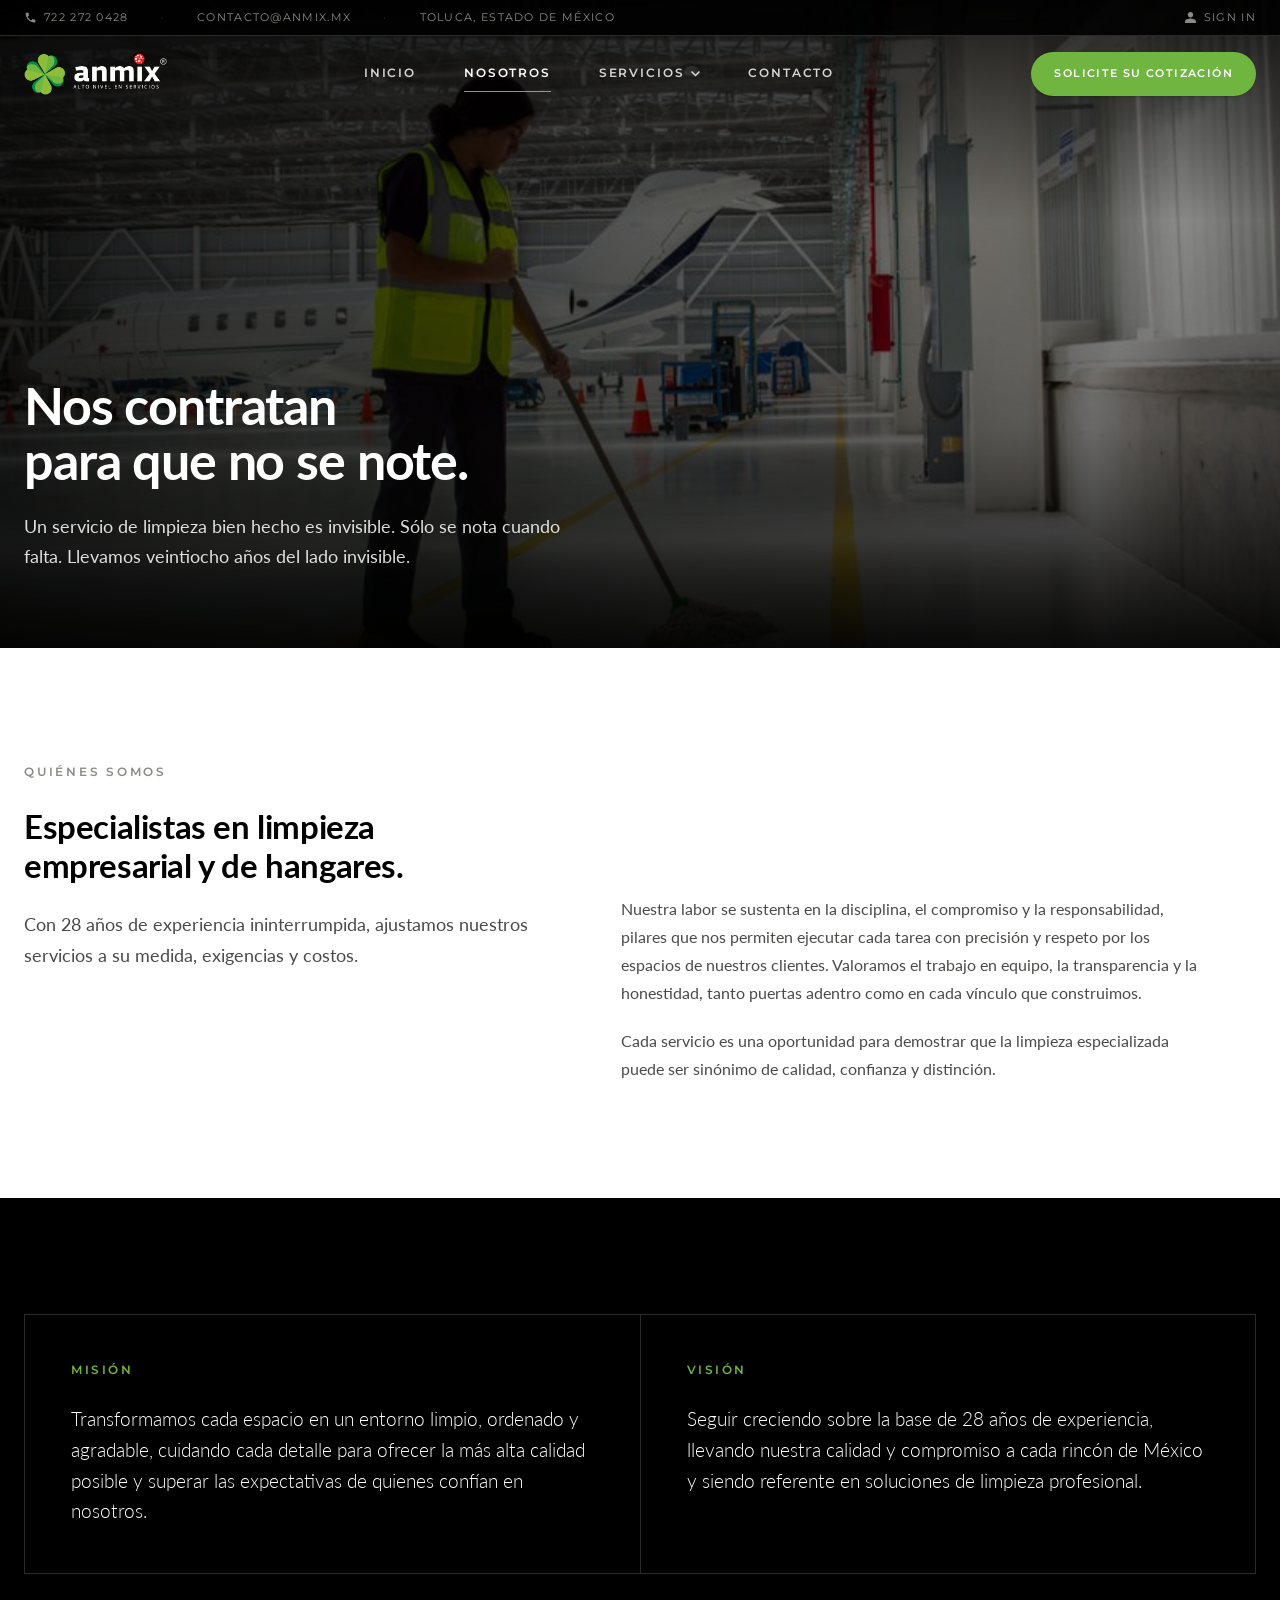
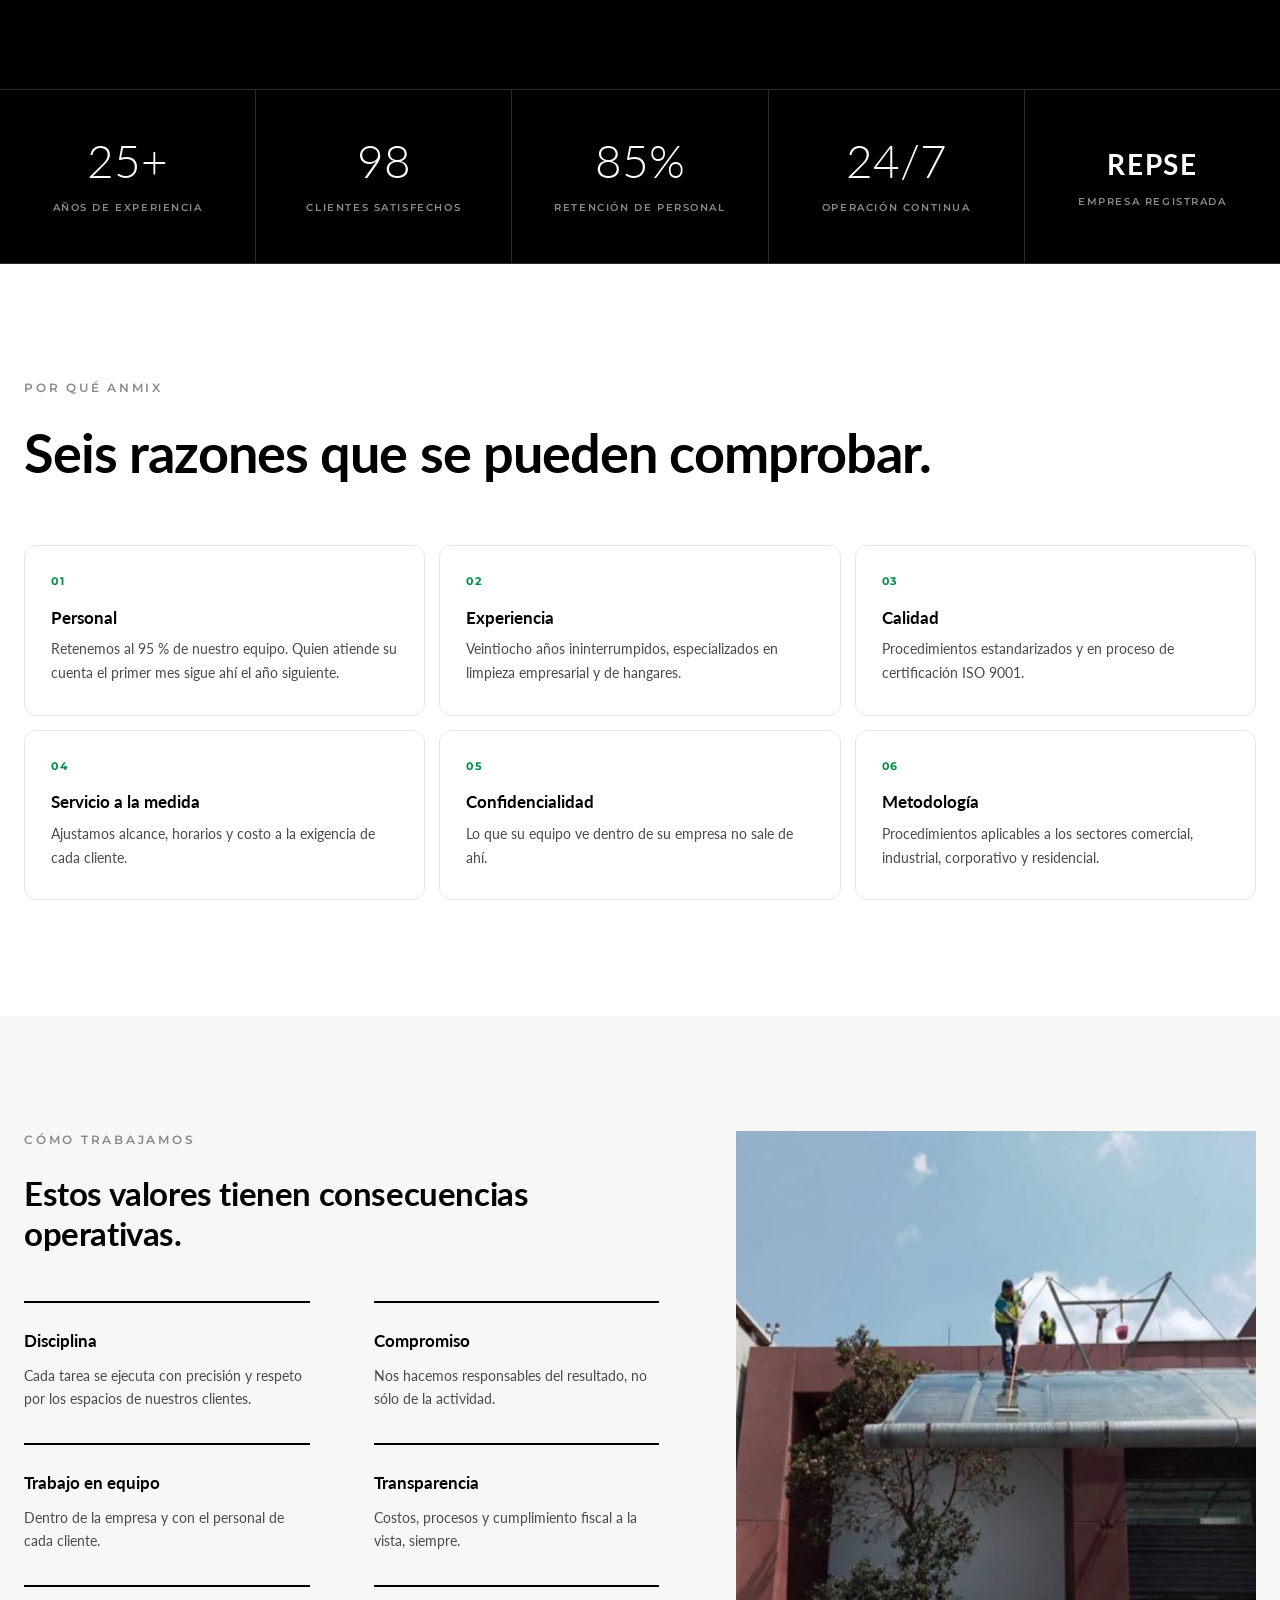
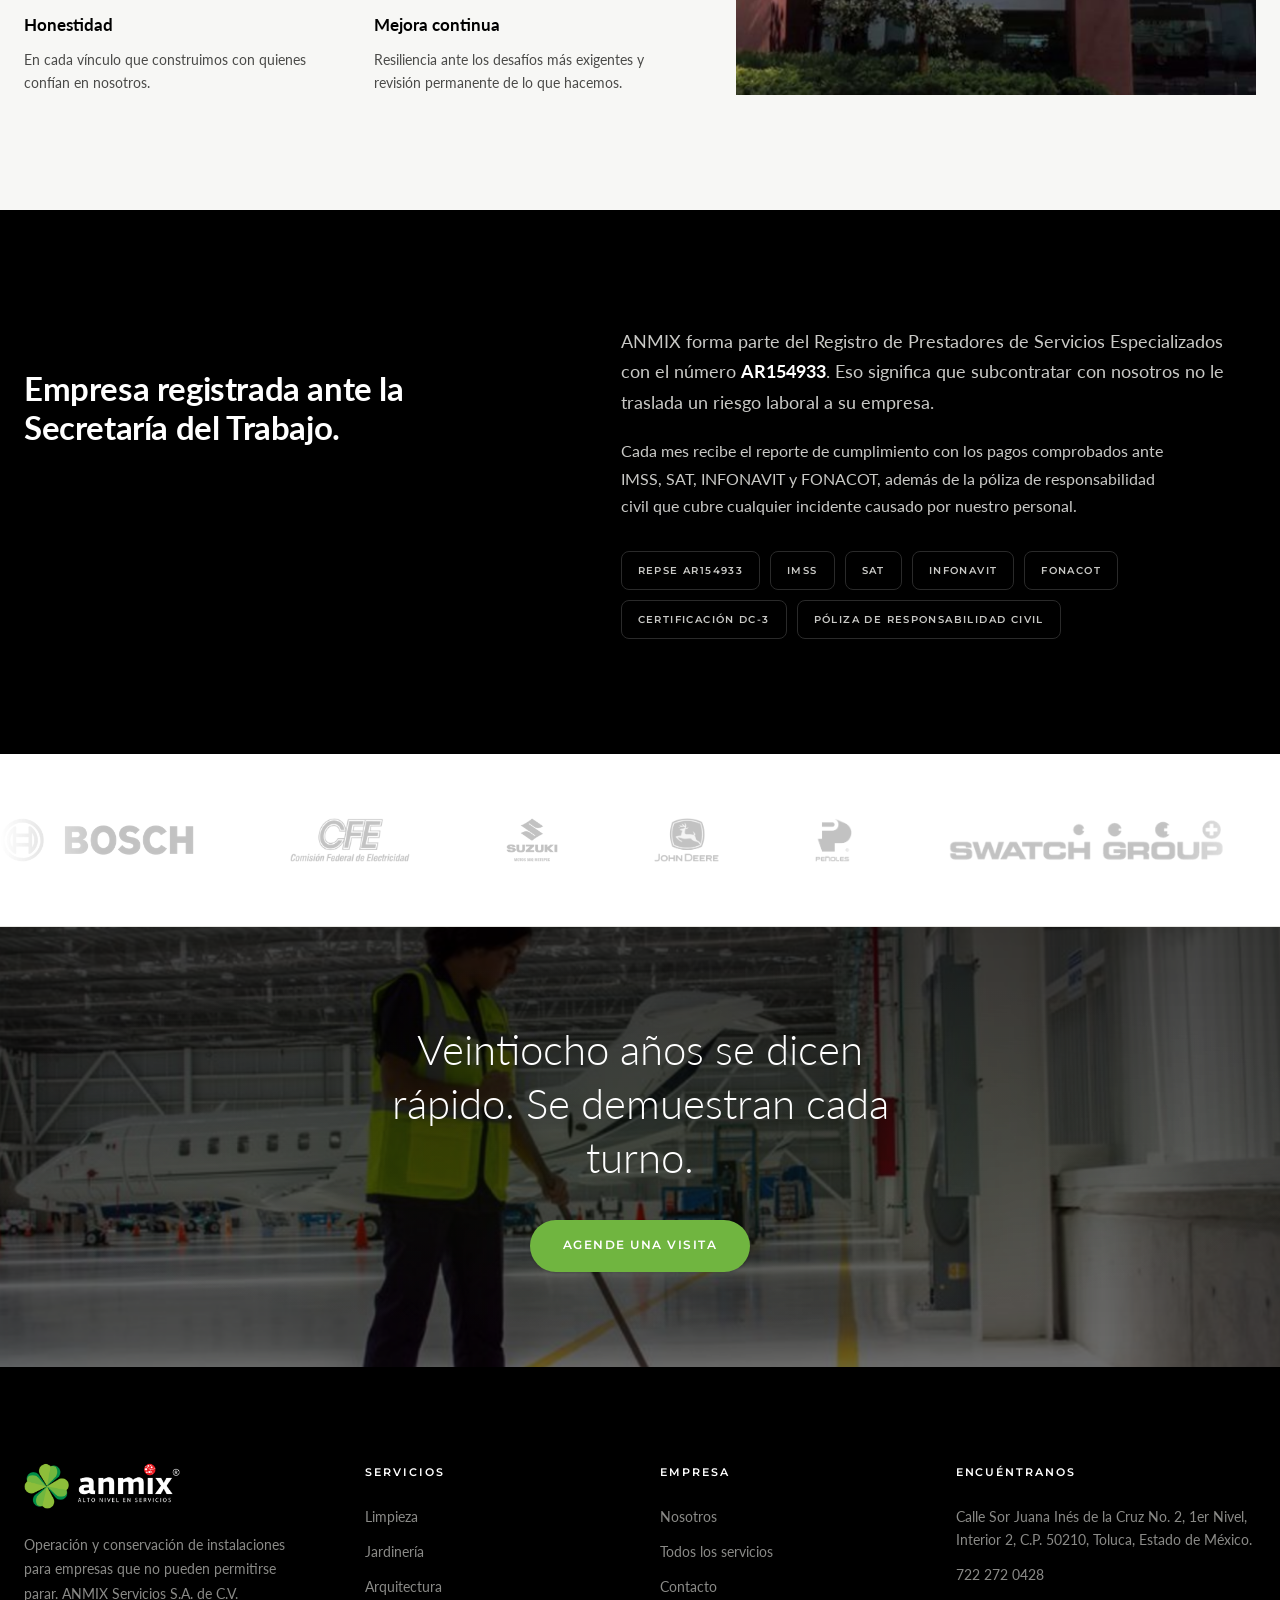
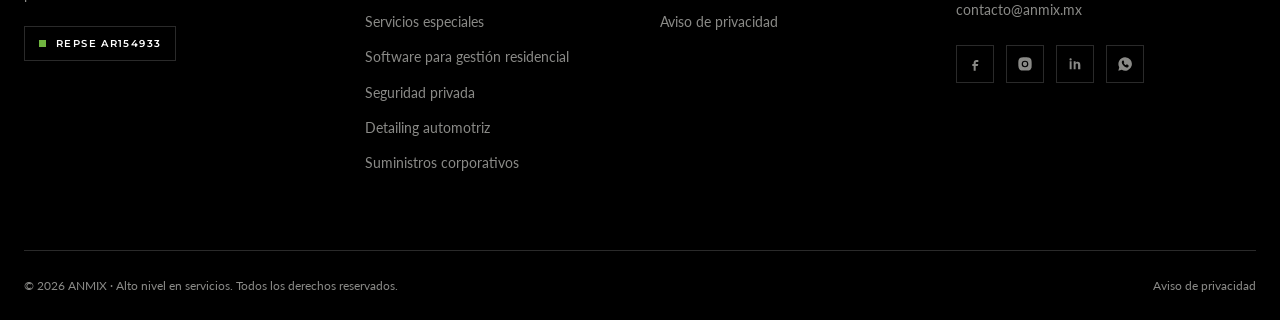
<file: nosotros.html>
<!DOCTYPE html>
<html lang="es">
<head>
<meta charset="utf-8">
<meta name="viewport" content="width=device-width, initial-scale=1">
<meta name="robots" content="noindex, nofollow">
<title>Nosotros · ANMIX</title>
<meta name="description" content="Veintiocho años de experiencia en limpieza empresarial y de hangares. Misión, visión, valores y cumplimiento REPSE de ANMIX Servicios S.A. de C.V.">
<link rel="preconnect" href="https://fonts.googleapis.com">
<link rel="preconnect" href="https://fonts.gstatic.com" crossorigin>
<link href="https://fonts.googleapis.com/css2?family=Lato:wght@300;400;700;900&family=Montserrat:wght@500;600;700&display=swap" rel="stylesheet">
<link rel="stylesheet" href="assets/css/anmix.css">
</head>
<body>

<svg class="ico-sprite" aria-hidden="true" focusable="false" style="position:absolute;width:0;height:0;overflow:hidden"><symbol id="ic-1" viewBox="0 0 750 757.92"><defs><clipPath id="ic1-10d8efd47b"><path d="M 35 18.757812 L 322 18.757812 L 322 248 L 35 248 Z M 35 18.757812 " clip-rule="nonzero"/></clipPath><clipPath id="ic1-80f53e1c07"><path d="M 100 507 L 378 507 L 378 731.179688 L 100 731.179688 Z M 100 507 " clip-rule="nonzero"/></clipPath></defs><path fill="currentColor" d="M 667.132812 404 L 592.390625 404 C 587.691406 404 584.277344 400.582031 584.277344 395.886719 C 584.277344 391.1875 587.691406 387.34375 592.390625 387.34375 L 667.132812 387.34375 C 673.539062 387.34375 678.664062 382.21875 678.664062 376.238281 L 678.664062 363 C 678.664062 356.59375 673.539062 351.46875 667.132812 351.46875 L 301.964844 351.46875 C 295.984375 351.46875 290.859375 356.59375 290.859375 363 L 290.859375 376.238281 C 290.859375 382.21875 295.984375 387.34375 301.964844 387.34375 L 456.144531 387.34375 C 460.84375 387.34375 464.261719 391.1875 464.261719 395.886719 C 464.261719 400.582031 460.84375 404 456.144531 404 L 301.964844 404 C 286.585938 404 274.203125 391.613281 274.203125 376.238281 L 274.203125 363 C 274.203125 347.625 286.585938 334.808594 301.964844 334.808594 L 667.132812 334.808594 C 682.507812 334.808594 695.320312 347.625 695.320312 363 L 695.320312 376.238281 C 695.320312 391.613281 682.507812 404 667.132812 404 Z M 667.132812 404 " fill-opacity="1" fill-rule="evenodd"/><path fill="currentColor" d="M 603.066406 726.886719 L 372.007812 726.886719 C 346.808594 726.886719 326.734375 707.667969 324.171875 680.761719 L 298.121094 396.738281 C 297.691406 392.042969 301.109375 387.769531 305.378906 387.34375 C 310.078125 386.917969 314.347656 390.332031 314.777344 395.03125 L 340.828125 679.050781 C 342.539062 694.855469 353.640625 710.230469 372.007812 710.230469 L 603.066406 710.230469 C 619.296875 710.230469 632.539062 697.417969 633.820312 679.480469 L 654.746094 395.03125 C 655.175781 390.761719 659.019531 386.917969 663.714844 387.34375 C 668.414062 387.769531 671.832031 391.613281 671.402344 396.3125 L 650.476562 680.761719 C 648.339844 707.242188 627.839844 726.886719 603.066406 726.886719 Z M 603.066406 726.886719 " fill-opacity="1" fill-rule="evenodd"/><g clip-path="url(#ic1-10d8efd47b)"><path fill="currentColor" d="M 97.808594 247.253906 C 88.839844 247.253906 80.726562 242.558594 76.453125 234.867188 L 39.296875 170.378906 C 39.296875 170.378906 38.871094 170.378906 38.871094 170.378906 C 32.464844 158.84375 36.734375 143.898438 48.265625 137.0625 L 246.867188 22.171875 C 250.710938 20.039062 254.980469 18.757812 259.253906 18.757812 C 268.222656 18.757812 276.335938 23.453125 280.609375 31.144531 L 317.765625 95.207031 C 324.597656 107.167969 320.328125 122.113281 308.796875 129.375 L 109.769531 244.265625 C 105.925781 245.972656 102.082031 247.253906 97.808594 247.253906 Z M 53.820312 162.261719 L 90.550781 226.328125 C 92.257812 228.890625 94.820312 230.597656 97.808594 230.597656 C 99.089844 230.597656 100.371094 230.171875 101.652344 229.742188 L 300.253906 114.855469 C 304.097656 112.71875 305.378906 107.59375 303.246094 103.75 L 266.085938 39.683594 C 266.085938 39.257812 266.085938 39.257812 266.085938 39.257812 C 264.804688 37.121094 262.242188 35.839844 259.253906 35.839844 C 257.972656 35.839844 256.691406 35.839844 255.410156 36.695312 L 56.808594 151.585938 C 52.964844 153.71875 51.683594 158.417969 53.820312 162.261719 Z M 53.820312 162.261719 " fill-opacity="1" fill-rule="evenodd"/></g><path fill="currentColor" d="M 222.949219 286.976562 C 219.960938 286.976562 216.96875 285.265625 215.6875 282.703125 L 167.855469 200.699219 C 167 198.566406 166.574219 196.429688 167.425781 194.292969 C 167.855469 192.160156 169.136719 190.023438 171.269531 189.167969 L 230.636719 155 C 234.910156 152.4375 240.035156 154.148438 242.167969 157.992188 L 289.578125 239.992188 C 290.859375 242.128906 291.285156 244.265625 290.429688 246.402344 C 290.003906 248.535156 288.722656 250.671875 286.585938 251.527344 L 226.792969 285.695312 C 225.511719 286.546875 224.230469 286.976562 222.949219 286.976562 Z M 186.644531 199.417969 L 225.9375 267.328125 L 271.210938 241.277344 L 231.917969 173.367188 Z M 186.644531 199.417969 " fill-opacity="1" fill-rule="evenodd"/><path fill="currentColor" d="M 283.171875 365.132812 C 280.609375 365.132812 277.617188 363.425781 275.910156 360.863281 L 227.222656 275.871094 C 225.085938 272.027344 226.367188 266.902344 230.210938 264.765625 C 234.480469 262.203125 239.605469 263.910156 241.742188 267.753906 L 290.429688 352.320312 C 292.992188 356.59375 291.710938 361.71875 287.441406 363.851562 C 286.160156 364.707031 284.878906 365.132812 283.171875 365.132812 Z M 317.765625 341.214844 C 314.777344 341.214844 311.785156 339.507812 310.503906 336.945312 L 263.097656 255.371094 C 260.960938 251.097656 262.242188 245.972656 266.085938 243.839844 C 270.359375 241.277344 275.484375 242.984375 277.617188 246.828125 L 324.597656 328.832031 C 327.160156 332.675781 325.878906 337.800781 321.609375 339.933594 C 320.328125 340.789062 319.046875 341.214844 317.765625 341.214844 Z M 317.765625 341.214844 " fill-opacity="1" fill-rule="evenodd"/><path fill="currentColor" d="M 57.664062 194.292969 C 54.671875 194.292969 52.109375 192.585938 50.402344 190.023438 C 48.265625 186.179688 49.546875 181.054688 53.390625 178.492188 L 280.609375 47.800781 C 284.453125 45.238281 289.578125 46.945312 291.710938 50.789062 C 294.273438 54.632812 292.566406 59.757812 288.722656 62.320312 L 61.933594 193.011719 C 60.652344 193.867188 58.945312 194.292969 57.664062 194.292969 Z M 57.664062 194.292969 " fill-opacity="1" fill-rule="evenodd"/><path fill="currentColor" d="M 72.183594 219.492188 C 69.195312 219.492188 66.632812 217.785156 64.921875 215.222656 C 62.789062 210.953125 64.070312 206.253906 67.914062 203.691406 L 295.128906 72.570312 C 298.972656 70.4375 304.097656 71.71875 306.234375 75.988281 C 308.796875 79.832031 307.515625 84.957031 303.246094 87.09375 L 76.453125 218.210938 C 75.171875 219.066406 73.464844 219.492188 72.183594 219.492188 Z M 72.183594 219.492188 " fill-opacity="1" fill-rule="evenodd"/><path fill="currentColor" d="M 199.03125 245.972656 C 196.042969 245.972656 193.480469 244.691406 191.769531 241.703125 C 189.636719 237.859375 190.917969 232.734375 194.761719 230.597656 L 254.554688 196.003906 C 258.398438 193.441406 263.523438 194.722656 266.085938 198.992188 C 268.222656 202.835938 266.941406 207.960938 263.097656 210.097656 L 203.304688 244.691406 C 202.023438 245.546875 200.3125 245.972656 199.03125 245.972656 Z M 199.03125 245.972656 " fill-opacity="1" fill-rule="evenodd"/><g clip-path="url(#ic1-80f53e1c07)"><path fill="currentColor" d="M 347.664062 731.15625 C 332.714844 731.15625 318.621094 726.460938 307.089844 717.492188 C 295.554688 726.460938 281.035156 731.15625 266.085938 731.15625 C 247.292969 731.15625 229.355469 723.042969 216.96875 708.949219 C 204.15625 723.042969 186.644531 731.15625 167.425781 731.15625 C 130.695312 731.15625 100.371094 701.261719 100.371094 664.53125 C 100.371094 631.21875 125.570312 603.457031 157.605469 598.757812 C 154.1875 591.070312 152.90625 582.527344 152.90625 573.984375 C 152.90625 537.253906 182.375 507.785156 219.105469 507.785156 C 240.035156 507.785156 259.679688 517.609375 272.066406 533.839844 C 281.460938 529.140625 291.285156 527.003906 301.535156 527.003906 C 309.222656 527.003906 316.058594 527.859375 322.035156 530.421875 C 326.308594 532.128906 328.871094 536.828125 327.160156 541.097656 C 325.453125 545.371094 320.328125 547.503906 316.058594 545.796875 C 312.214844 544.089844 307.515625 543.660156 301.535156 543.660156 C 292.140625 543.660156 282.742188 546.222656 274.203125 551.777344 C 272.066406 553.058594 269.929688 553.484375 267.796875 553.058594 C 265.234375 552.203125 263.523438 550.921875 262.242188 548.785156 C 253.273438 533.839844 237.042969 524.441406 219.105469 524.441406 C 191.769531 524.441406 169.5625 546.652344 169.5625 573.984375 C 169.5625 583.808594 172.550781 593.632812 178.105469 602.175781 C 180.238281 605.164062 179.8125 609.007812 177.675781 611.996094 C 175.542969 614.988281 172.125 615.839844 168.707031 614.988281 C 168.28125 614.988281 167.855469 614.988281 167.425781 614.988281 C 139.664062 614.988281 117.457031 637.195312 117.457031 664.53125 C 117.457031 692.292969 139.664062 714.5 167.425781 714.5 C 184.511719 714.5 200.3125 705.53125 209.710938 690.582031 C 211.417969 688.019531 213.980469 686.738281 216.96875 686.738281 C 219.960938 686.738281 222.523438 688.019531 224.230469 690.582031 C 233.199219 705.53125 249.003906 714.5 266.085938 714.5 C 279.328125 714.5 292.140625 709.375 301.109375 700.40625 C 304.527344 696.988281 309.652344 696.988281 313.066406 700.40625 C 322.035156 709.375 334.421875 714.5 347.664062 714.5 C 353.214844 714.5 359.195312 713.21875 366.027344 711.085938 C 370.300781 709.375 374.996094 711.511719 376.707031 715.78125 C 378.414062 720.054688 376.277344 724.75 372.007812 726.460938 C 363.464844 729.875 355.351562 731.15625 347.664062 731.15625 Z M 347.664062 731.15625 " fill-opacity="1" fill-rule="evenodd"/></g><path fill="currentColor" d="M 74.320312 461.230469 C 57.664062 461.230469 44.421875 447.992188 44.421875 431.335938 C 44.421875 415.105469 57.664062 401.4375 74.320312 401.4375 C 90.550781 401.4375 103.789062 415.105469 103.789062 431.335938 C 103.789062 447.992188 90.550781 461.230469 74.320312 461.230469 Z M 74.320312 418.523438 C 67.058594 418.523438 61.078125 424.074219 61.078125 431.335938 C 61.078125 438.59375 66.632812 444.574219 74.320312 444.574219 C 81.578125 444.574219 87.132812 438.59375 87.132812 431.335938 C 87.132812 424.074219 81.578125 418.523438 74.320312 418.523438 Z M 74.320312 418.523438 " fill-opacity="1" fill-rule="evenodd"/><path fill="currentColor" d="M 123.007812 558.609375 C 106.351562 558.609375 93.113281 545.371094 93.113281 528.714844 C 93.113281 512.054688 106.351562 498.816406 123.007812 498.816406 C 139.664062 498.816406 152.90625 512.484375 152.90625 528.714844 C 152.90625 545.371094 139.664062 558.609375 123.007812 558.609375 Z M 123.007812 515.472656 C 115.746094 515.472656 109.769531 521.453125 109.769531 528.714844 C 109.769531 535.972656 115.746094 541.953125 123.007812 541.953125 C 130.269531 541.953125 136.25 535.972656 136.25 528.714844 C 136.25 521.453125 130.269531 515.472656 123.007812 515.472656 Z M 123.007812 515.472656 " fill-opacity="1" fill-rule="evenodd"/><path fill="currentColor" d="M 557.367188 590.640625 L 490.742188 590.640625 C 466.824219 590.640625 447.605469 571.421875 447.605469 547.503906 L 447.605469 485.148438 L 410.875 506.503906 C 398.488281 512.910156 383.539062 508.640625 376.707031 497.109375 C 376.707031 497.109375 376.707031 496.679688 376.277344 496.679688 L 375.851562 495.828125 C 369.871094 483.867188 373.714844 469.347656 385.675781 462.511719 L 447.605469 426.636719 L 447.605469 343.351562 C 447.605469 338.652344 451.449219 334.808594 456.144531 334.808594 C 460.84375 334.808594 464.261719 338.652344 464.261719 343.351562 L 464.261719 431.761719 C 464.261719 434.75 462.980469 437.3125 460.417969 439.023438 L 393.789062 477.035156 C 389.945312 479.167969 388.664062 484.292969 390.800781 488.140625 C 390.800781 488.566406 390.800781 488.566406 390.800781 488.566406 L 391.226562 488.992188 C 393.363281 492.835938 398.914062 494.117188 402.757812 491.984375 L 451.875 463.367188 C 454.4375 461.660156 457.425781 461.660156 460.417969 463.367188 C 462.980469 464.648438 464.261719 467.636719 464.261719 470.628906 L 464.261719 547.503906 C 464.261719 562.027344 476.21875 573.984375 490.742188 573.984375 L 557.367188 573.984375 C 571.890625 573.984375 584.277344 562.027344 584.277344 547.503906 L 584.277344 343.351562 C 584.277344 338.652344 587.691406 334.808594 592.390625 334.808594 C 597.089844 334.808594 600.933594 338.652344 600.933594 343.351562 L 600.933594 547.503906 C 600.933594 570.996094 580.859375 590.640625 557.367188 590.640625 Z M 557.367188 590.640625 " fill-opacity="1" fill-rule="evenodd"/><path fill="currentColor" d="M 490.742188 590.640625 C 486.042969 590.640625 482.199219 586.796875 482.199219 582.101562 L 482.199219 532.128906 C 482.199219 527.433594 486.042969 524.015625 490.742188 524.015625 C 495.4375 524.015625 498.855469 527.433594 498.855469 532.128906 L 498.855469 582.101562 C 498.855469 586.796875 495.4375 590.640625 490.742188 590.640625 Z M 490.742188 590.640625 " fill-opacity="1" fill-rule="evenodd"/><path fill="currentColor" d="M 524.054688 590.640625 C 519.355469 590.640625 515.941406 586.796875 515.941406 582.101562 L 515.941406 532.128906 C 515.941406 527.433594 519.355469 524.015625 524.054688 524.015625 C 528.753906 524.015625 532.597656 527.433594 532.597656 532.128906 L 532.597656 582.101562 C 532.597656 586.796875 528.753906 590.640625 524.054688 590.640625 Z M 524.054688 590.640625 " fill-opacity="1" fill-rule="evenodd"/><path fill="currentColor" d="M 557.367188 590.640625 C 552.671875 590.640625 549.253906 586.796875 549.253906 582.101562 L 549.253906 532.128906 C 549.253906 527.433594 552.671875 524.015625 557.367188 524.015625 C 562.066406 524.015625 565.910156 527.433594 565.910156 532.128906 L 565.910156 582.101562 C 565.910156 586.796875 562.066406 590.640625 557.367188 590.640625 Z M 557.367188 590.640625 " fill-opacity="1" fill-rule="evenodd"/><path fill="currentColor" d="M 494.585938 342.496094 C 489.886719 342.496094 486.042969 338.652344 486.042969 333.957031 L 486.042969 198.566406 C 486.042969 194.722656 482.625 191.304688 479.210938 191.304688 L 392.082031 191.304688 C 388.238281 191.304688 384.820312 194.722656 384.820312 198.566406 L 384.820312 333.957031 C 384.820312 338.652344 380.976562 342.496094 376.277344 342.496094 C 371.582031 342.496094 368.164062 338.652344 368.164062 333.957031 L 368.164062 198.566406 C 368.164062 185.324219 378.839844 174.648438 392.082031 174.648438 L 479.210938 174.648438 C 492.023438 174.648438 502.699219 185.753906 502.699219 198.566406 L 502.699219 333.957031 C 502.699219 338.652344 498.855469 342.496094 494.585938 342.496094 Z M 494.585938 342.496094 " fill-opacity="1" fill-rule="evenodd"/><path fill="currentColor" d="M 465.113281 191.304688 C 460.84375 191.304688 457 187.460938 457 183.191406 L 457 126.386719 C 457 125.957031 456.144531 125.105469 455.71875 125.105469 L 415.570312 125.105469 C 414.71875 125.105469 414.289062 125.957031 414.289062 126.386719 L 414.289062 183.191406 C 414.289062 187.460938 410.445312 191.304688 406.175781 191.304688 C 401.476562 191.304688 397.632812 187.460938 397.632812 183.191406 L 397.632812 126.386719 C 397.632812 116.5625 405.75 108.449219 415.570312 108.449219 L 455.71875 108.449219 C 465.113281 108.449219 473.65625 116.5625 473.65625 126.386719 L 473.65625 183.191406 C 473.65625 187.460938 469.8125 191.304688 465.113281 191.304688 Z M 465.113281 191.304688 " fill-opacity="1" fill-rule="evenodd"/><path fill="currentColor" d="M 447.605469 125.105469 C 442.90625 125.105469 439.488281 121.261719 439.488281 116.5625 L 439.488281 74.707031 C 439.488281 70.007812 442.90625 66.164062 447.605469 66.164062 C 452.300781 66.164062 456.144531 70.007812 456.144531 74.707031 L 456.144531 116.5625 C 456.144531 121.261719 452.300781 125.105469 447.605469 125.105469 Z M 423.257812 125.105469 C 418.5625 125.105469 414.71875 121.261719 414.71875 116.5625 L 414.71875 74.707031 C 414.71875 70.007812 418.5625 66.164062 423.257812 66.164062 C 427.53125 66.164062 431.375 70.007812 431.375 74.707031 L 431.375 116.5625 C 431.375 121.261719 427.53125 125.105469 423.257812 125.105469 Z M 423.257812 125.105469 " fill-opacity="1" fill-rule="evenodd"/><path fill="currentColor" d="M 552.242188 97.34375 C 551.390625 97.34375 550.535156 96.914062 549.679688 96.914062 L 482.625 82.820312 L 395.070312 82.820312 C 387.808594 82.820312 382.257812 77.269531 382.257812 70.4375 L 382.257812 44.808594 C 382.257812 37.976562 388.238281 32.425781 395.070312 32.425781 L 483.054688 32.425781 C 483.90625 32.425781 484.335938 32.425781 484.761719 32.425781 L 552.671875 46.519531 C 561.640625 48.226562 567.617188 54.632812 567.617188 62.320312 L 567.617188 80.6875 C 567.617188 89.65625 560.359375 97.34375 552.242188 97.34375 Z M 398.914062 66.164062 L 483.480469 66.164062 C 484.335938 66.164062 484.761719 66.164062 485.1875 66.164062 L 550.960938 80.257812 L 550.960938 63.175781 C 550.535156 63.175781 550.109375 62.746094 549.679688 62.746094 L 482.199219 49.082031 L 398.914062 49.082031 Z M 398.914062 66.164062 " fill-opacity="1" fill-rule="evenodd"/><path fill="currentColor" d="M 571.460938 230.171875 C 547.117188 230.171875 527.042969 210.097656 527.042969 185.324219 C 527.042969 160.554688 547.117188 140.480469 571.460938 140.480469 C 596.660156 140.480469 616.734375 160.554688 616.734375 185.324219 C 616.734375 210.097656 596.660156 230.171875 571.460938 230.171875 Z M 571.460938 157.136719 C 556.085938 157.136719 543.699219 169.949219 543.699219 185.324219 C 543.699219 201.128906 556.085938 213.515625 571.460938 213.515625 C 587.265625 213.515625 600.078125 201.128906 600.078125 185.324219 C 600.078125 169.523438 587.691406 157.136719 571.460938 157.136719 Z M 571.460938 157.136719 " fill-opacity="1" fill-rule="evenodd"/><path fill="currentColor" d="M 648.765625 133.21875 C 631.257812 133.21875 617.164062 119.550781 617.164062 102.042969 C 617.164062 84.53125 631.257812 70.4375 648.765625 70.4375 C 666.277344 70.4375 679.945312 84.53125 679.945312 102.042969 C 679.945312 119.125 666.277344 133.21875 648.765625 133.21875 Z M 648.765625 87.09375 C 640.652344 87.09375 633.820312 93.925781 633.820312 102.042969 C 633.820312 110.15625 640.226562 116.5625 648.765625 116.5625 C 656.882812 116.5625 663.289062 110.15625 663.289062 102.042969 C 663.289062 93.925781 656.882812 87.09375 648.765625 87.09375 Z M 648.765625 87.09375 " fill-opacity="1" fill-rule="evenodd"/><path fill="currentColor" d="M 673.113281 315.589844 C 648.765625 315.589844 627.839844 295.089844 627.839844 270.746094 C 627.839844 245.972656 648.339844 225.898438 673.113281 225.898438 C 697.457031 225.898438 717.53125 245.972656 717.53125 270.746094 C 717.53125 295.515625 697.457031 315.589844 673.113281 315.589844 Z M 673.113281 242.558594 C 657.308594 242.558594 644.496094 255.371094 644.496094 270.746094 C 644.496094 286.121094 657.738281 298.933594 673.113281 298.933594 C 688.488281 298.933594 700.875 286.121094 700.875 270.746094 C 700.875 255.371094 688.488281 242.558594 673.113281 242.558594 Z M 673.113281 242.558594 " fill-opacity="1" fill-rule="evenodd"/></symbol><symbol id="ic-2" viewBox="0 0 750 757.92"><defs><clipPath id="ic2-777816089e"><path d="M 187 375 L 203 375 L 203 731.28125 L 187 731.28125 Z M 187 375 " clip-rule="nonzero"/></clipPath><clipPath id="ic2-062671b7bd"><path d="M 395 41 L 731.320312 41 L 731.320312 317 L 395 317 Z M 395 41 " clip-rule="nonzero"/></clipPath><clipPath id="ic2-bed56443c9"><path d="M 19 715 L 731.320312 715 L 731.320312 731.28125 L 19 731.28125 Z M 19 715 " clip-rule="nonzero"/></clipPath><clipPath id="ic2-64aa13130a"><path d="M 531 501 L 547 501 L 547 731.28125 L 531 731.28125 Z M 531 501 " clip-rule="nonzero"/></clipPath></defs><g clip-path="url(#ic2-777816089e)"><path fill="currentColor" d="M 195.167969 731.285156 C 190.875 731.285156 187.390625 727.804688 187.390625 723.511719 L 187.390625 383.035156 C 187.390625 378.746094 190.871094 375.261719 195.164062 375.261719 C 199.464844 375.261719 202.941406 378.746094 202.941406 383.039062 L 202.941406 723.511719 C 202.941406 727.804688 199.457031 731.285156 195.167969 731.285156 Z M 195.167969 731.285156 " fill-opacity="1" fill-rule="evenodd"/></g><path fill="currentColor" d="M 195.167969 259.03125 C 165.601562 282.34375 148.105469 318.191406 148.105469 356.03125 C 148.109375 393.859375 165.601562 429.707031 195.164062 453.015625 C 224.730469 429.707031 242.222656 393.859375 242.222656 356.03125 C 242.222656 318.191406 224.726562 282.34375 195.167969 259.03125 Z M 195.167969 470.527344 C 193.582031 470.527344 191.992188 470.042969 190.644531 469.070312 C 154.28125 443.023438 132.554688 400.757812 132.554688 356.03125 C 132.558594 311.289062 154.277344 269.027344 190.644531 242.976562 C 193.355469 241.050781 196.996094 241.050781 199.699219 242.976562 C 236.070312 269.027344 257.773438 311.289062 257.773438 356.03125 C 257.78125 400.757812 236.066406 443.023438 199.699219 469.070312 C 198.339844 470.042969 196.753906 470.527344 195.167969 470.527344 Z M 195.167969 470.527344 " fill-opacity="1" fill-rule="evenodd"/><path fill="currentColor" d="M 245.644531 637.054688 C 268.402344 645.496094 293.996094 643.4375 315.167969 631.207031 C 336.339844 618.996094 350.921875 597.855469 354.988281 573.929688 C 332.230469 565.472656 306.648438 567.546875 285.457031 579.777344 C 264.289062 591.992188 249.707031 613.128906 245.644531 637.054688 Z M 274.175781 657.710938 C 260.46875 657.710938 246.726562 654.84375 233.945312 649.042969 C 230.902344 647.667969 229.085938 644.507812 229.410156 641.203125 C 232.476562 609.988281 250.519531 581.980469 277.683594 566.296875 C 304.851562 550.617188 338.121094 548.996094 366.699219 561.941406 C 369.726562 563.316406 371.542969 566.476562 371.21875 569.78125 C 368.160156 600.996094 350.109375 629.003906 322.945312 644.6875 C 307.949219 653.335938 291.082031 657.710938 274.175781 657.710938 Z M 274.175781 657.710938 " fill-opacity="1" fill-rule="evenodd"/><path fill="currentColor" d="M 195.183594 673.976562 C 192.496094 673.976562 189.867188 672.582031 188.441406 670.085938 C 186.292969 666.363281 187.566406 661.613281 191.277344 659.460938 L 288.929688 603.085938 C 292.640625 600.949219 297.398438 602.214844 299.539062 605.9375 C 301.691406 609.664062 300.410156 614.410156 296.703125 616.566406 L 199.054688 672.9375 C 197.839844 673.636719 196.492188 673.976562 195.183594 673.976562 Z M 195.183594 673.976562 " fill-opacity="1" fill-rule="evenodd"/><path fill="currentColor" d="M 35.367188 573.925781 C 39.414062 597.855469 54.003906 618.992188 75.179688 631.207031 C 96.351562 643.4375 121.945312 645.511719 144.6875 637.054688 C 140.644531 613.128906 126.042969 591.988281 104.871094 579.773438 C 83.703125 567.546875 58.105469 565.488281 35.367188 573.925781 Z M 116.164062 657.710938 C 99.265625 657.710938 82.402344 653.335938 67.402344 644.683594 C 40.234375 629.003906 22.1875 600.996094 19.113281 569.78125 C 18.789062 566.476562 20.617188 563.316406 23.648438 561.941406 C 52.226562 548.996094 85.480469 550.617188 112.644531 566.296875 C 139.820312 581.976562 157.859375 609.988281 160.921875 641.203125 C 161.265625 644.507812 159.429688 647.667969 156.402344 649.042969 C 143.601562 654.84375 129.867188 657.710938 116.164062 657.710938 Z M 116.164062 657.710938 " fill-opacity="1" fill-rule="evenodd"/><path fill="currentColor" d="M 195.167969 673.976562 C 193.84375 673.976562 192.507812 673.636719 191.277344 672.9375 L 93.648438 616.566406 C 89.921875 614.410156 88.65625 609.664062 90.792969 605.9375 C 92.953125 602.230469 97.695312 600.949219 101.421875 603.085938 L 199.054688 659.460938 C 202.78125 661.613281 204.042969 666.363281 201.90625 670.085938 C 200.460938 672.582031 197.855469 673.976562 195.167969 673.976562 Z M 195.167969 673.976562 " fill-opacity="1" fill-rule="evenodd"/><path fill="currentColor" d="M 245.644531 518.476562 C 268.402344 526.914062 293.996094 524.859375 315.167969 512.628906 C 336.339844 500.398438 350.921875 479.273438 354.988281 455.347656 C 332.230469 446.890625 306.632812 448.964844 285.457031 461.179688 C 264.289062 473.410156 249.707031 494.535156 245.644531 518.476562 Z M 274.175781 539.128906 C 260.46875 539.128906 246.726562 536.261719 233.945312 530.464844 C 230.902344 529.085938 229.085938 525.925781 229.410156 522.605469 C 232.476562 491.40625 250.519531 463.398438 277.683594 447.71875 C 304.851562 432.035156 338.121094 430.402344 366.699219 443.359375 C 369.726562 444.738281 371.542969 447.878906 371.21875 451.199219 C 368.160156 482.417969 350.109375 510.410156 322.945312 526.089844 C 307.949219 534.757812 291.082031 539.128906 274.175781 539.128906 Z M 274.175781 539.128906 " fill-opacity="1" fill-rule="evenodd"/><path fill="currentColor" d="M 195.183594 555.394531 C 192.496094 555.394531 189.867188 554 188.441406 551.507812 C 186.292969 547.78125 187.566406 543.035156 191.277344 540.878906 L 288.929688 484.507812 C 292.640625 482.351562 297.398438 483.632812 299.539062 487.359375 C 301.691406 491.066406 300.410156 495.828125 296.703125 497.96875 L 199.054688 554.339844 C 197.839844 555.054688 196.492188 555.394531 195.183594 555.394531 Z M 195.183594 555.394531 " fill-opacity="1" fill-rule="evenodd"/><path fill="currentColor" d="M 35.367188 455.351562 C 39.414062 479.277344 54.003906 500.402344 75.179688 512.632812 C 96.351562 524.863281 121.945312 526.917969 144.6875 518.480469 C 140.644531 494.535156 126.042969 473.414062 104.871094 461.183594 C 83.703125 448.96875 58.105469 446.894531 35.367188 455.351562 Z M 116.164062 539.132812 C 99.265625 539.132812 82.402344 534.757812 67.402344 526.09375 C 40.234375 510.410156 22.1875 482.417969 19.113281 451.203125 C 18.789062 447.882812 20.617188 444.742188 23.648438 443.363281 C 52.214844 430.402344 85.480469 432.039062 112.644531 447.722656 C 139.820312 463.402344 157.859375 491.410156 160.921875 522.609375 C 161.265625 525.929688 159.429688 529.089844 156.402344 530.464844 C 143.601562 536.265625 129.867188 539.132812 116.164062 539.132812 Z M 116.164062 539.132812 " fill-opacity="1" fill-rule="evenodd"/><path fill="currentColor" d="M 195.167969 555.394531 C 193.84375 555.394531 192.507812 555.054688 191.277344 554.339844 L 93.648438 497.96875 C 89.921875 495.828125 88.65625 491.066406 90.792969 487.359375 C 92.953125 483.632812 97.695312 482.351562 101.421875 484.507812 L 199.054688 540.878906 C 202.78125 543.035156 204.042969 547.78125 201.90625 551.507812 C 200.460938 554 197.855469 555.394531 195.167969 555.394531 Z M 195.167969 555.394531 " fill-opacity="1" fill-rule="evenodd"/><g clip-path="url(#ic2-062671b7bd)"><path fill="currentColor" d="M 596.632812 316.765625 C 596.273438 316.765625 595.917969 316.765625 595.5625 316.75 C 588.613281 316.472656 582.554688 313.527344 578.050781 308.210938 L 537.492188 260.507812 C 537.332031 260.3125 537.210938 260.296875 536.96875 260.375 L 424.714844 300.875 C 420.660156 302.316406 416.203125 300.242188 414.746094 296.191406 C 413.292969 292.160156 415.378906 287.6875 419.425781 286.246094 L 531.703125 245.75 C 538.0625 243.464844 544.972656 245.296875 549.347656 250.429688 L 589.898438 298.152344 C 591.59375 300.128906 593.585938 301.101562 596.195312 301.214844 C 598.753906 301.3125 600.859375 300.519531 602.707031 298.671875 L 713.25 188.113281 C 715.097656 186.265625 715.90625 184.191406 715.808594 181.601562 C 715.703125 179.023438 714.707031 177.015625 712.695312 175.265625 L 578.460938 59.410156 C 575.070312 56.492188 569.902344 56.71875 566.695312 59.929688 L 474.523438 152.101562 C 471.289062 155.339844 470.992188 160.558594 473.871094 163.714844 L 500.832031 193.375 C 504.1875 197.054688 505.511719 202.074219 504.488281 207.113281 C 503.507812 212.039062 500.472656 215.992188 496 218.242188 L 406.519531 263.324219 C 402.683594 265.253906 398.011719 263.714844 396.082031 259.875 C 394.140625 256.035156 395.695312 251.371094 399.519531 249.425781 L 489.007812 204.359375 C 489.132812 204.296875 489.179688 204.246094 489.179688 204.246094 L 489.183594 204.246094 C 489.183594 204.246094 489.214844 204.179688 489.246094 204.035156 C 489.300781 203.824219 489.277344 203.726562 489.277344 203.726562 L 462.371094 174.179688 C 453.851562 164.800781 454.351562 150.285156 463.523438 141.101562 L 555.703125 48.929688 C 564.640625 39.984375 579.105469 39.421875 588.628906 47.648438 L 722.859375 163.488281 C 728.136719 168.039062 731.066406 174.082031 731.34375 180.96875 C 731.621094 187.917969 729.171875 194.1875 724.246094 199.109375 L 613.703125 309.652344 C 609.039062 314.320312 603.160156 316.765625 596.632812 316.765625 Z M 596.632812 316.765625 " fill-opacity="1" fill-rule="evenodd"/></g><path fill="currentColor" d="M 389.578125 286.925781 L 401.742188 312.050781 C 402.09375 312.78125 402.546875 313.121094 403.355469 313.265625 C 404.171875 313.394531 404.714844 313.21875 405.300781 312.636719 C 414.695312 303.0625 417.078125 288.515625 411.230469 276.429688 C 405.386719 264.34375 392.503906 257.203125 379.15625 258.644531 C 378.351562 258.722656 377.859375 259.046875 377.46875 259.761719 C 377.066406 260.488281 377.050781 261.058594 377.40625 261.800781 Z M 403.8125 328.851562 C 402.820312 328.851562 401.835938 328.769531 400.84375 328.609375 C 395.066406 327.652344 390.285156 324.085938 387.742188 318.824219 L 375.582031 293.699219 L 363.414062 268.574219 C 360.871094 263.308594 361.027344 257.347656 363.863281 252.226562 C 366.703125 247.109375 371.671875 243.804688 377.488281 243.171875 C 397.347656 241.050781 416.527344 251.675781 425.226562 269.660156 C 433.941406 287.640625 430.375 309.28125 416.398438 323.535156 C 413 326.988281 408.523438 328.851562 403.8125 328.851562 Z M 403.8125 328.851562 " fill-opacity="1" fill-rule="evenodd"/><path fill="currentColor" d="M 563.195312 286.523438 C 561.203125 286.523438 559.210938 285.761719 557.703125 284.238281 C 554.65625 281.207031 554.65625 276.285156 557.703125 273.253906 L 688.015625 142.933594 C 691.039062 139.902344 695.960938 139.902344 699.007812 142.933594 C 702.039062 145.976562 702.039062 150.902344 699.007812 153.929688 L 568.703125 284.238281 C 567.183594 285.761719 565.1875 286.523438 563.195312 286.523438 Z M 563.195312 286.523438 " fill-opacity="1" fill-rule="evenodd"/><path fill="currentColor" d="M 680.140625 144.664062 C 679.785156 144.664062 679.421875 144.632812 679.066406 144.585938 C 674.824219 144 671.839844 140.082031 672.425781 135.835938 C 677.414062 99.324219 664.828125 73.664062 650.441406 68.042969 C 640.417969 64.125 629.496094 69.679688 619.730469 83.707031 C 617.289062 87.222656 612.4375 88.097656 608.910156 85.636719 C 605.394531 83.191406 604.515625 78.332031 606.980469 74.816406 C 626.96875 46.125 647.996094 50.386719 656.09375 53.5625 C 680.285156 63.003906 693.320312 97.703125 687.828125 137.941406 C 687.300781 141.832031 683.957031 144.664062 680.140625 144.664062 Z M 704.449219 165.660156 C 703.722656 165.660156 702.976562 165.546875 702.230469 165.335938 C 698.117188 164.121094 695.765625 159.796875 696.984375 155.664062 C 714.191406 97.574219 692.023438 51.972656 662.429688 38.546875 C 639.625 28.210938 615.824219 38.15625 598.765625 65.144531 C 596.484375 68.789062 591.671875 69.859375 588.042969 67.574219 C 584.421875 65.273438 583.328125 60.480469 585.628906 56.851562 C 611.050781 16.609375 645.289062 13.695312 668.84375 24.386719 C 704.421875 40.519531 731.601562 93.558594 711.902344 160.085938 C 710.902344 163.472656 707.804688 165.660156 704.449219 165.660156 Z M 704.449219 165.660156 " fill-opacity="1" fill-rule="evenodd"/><path fill="currentColor" d="M 301.304688 392.285156 C 301.253906 392.285156 301.1875 392.285156 301.125 392.285156 C 296.832031 392.1875 293.429688 388.625 293.527344 384.332031 C 293.804688 372.800781 296.945312 356.875 303.328125 347.269531 C 305.710938 343.6875 310.535156 342.71875 314.117188 345.097656 C 317.699219 347.480469 318.667969 352.308594 316.285156 355.886719 C 312.4375 361.667969 309.335938 374.0625 309.078125 384.703125 C 308.984375 388.933594 305.511719 392.285156 301.304688 392.285156 Z M 301.304688 392.285156 " fill-opacity="1" fill-rule="evenodd"/><path fill="currentColor" d="M 326.625 327.457031 C 324.992188 327.457031 323.347656 326.9375 321.941406 325.871094 C 318.511719 323.292969 317.824219 318.417969 320.417969 314.984375 C 327.5 305.605469 335.902344 297.34375 345.394531 290.410156 C 348.863281 287.882812 353.722656 288.644531 356.265625 292.109375 C 358.792969 295.578125 358.03125 300.453125 354.5625 302.980469 C 346.304688 309.007812 338.980469 316.199219 332.828125 324.363281 C 331.304688 326.386719 328.972656 327.457031 326.625 327.457031 Z M 326.625 327.457031 " fill-opacity="1" fill-rule="evenodd"/><path fill="currentColor" d="M 329.050781 418.464844 C 328.992188 418.464844 328.921875 418.464844 328.855469 418.464844 C 324.566406 418.351562 321.160156 414.785156 321.277344 410.492188 C 321.519531 399.589844 323.269531 388.769531 326.460938 378.339844 C 327.722656 374.222656 332.0625 371.90625 336.179688 373.171875 C 340.285156 374.417969 342.59375 378.777344 341.332031 382.875 C 338.5625 391.960938 337.039062 401.375 336.8125 410.867188 C 336.71875 415.09375 333.246094 418.464844 329.050781 418.464844 Z M 329.050781 418.464844 " fill-opacity="1" fill-rule="evenodd"/><path fill="currentColor" d="M 349.550781 356.46875 C 347.988281 356.46875 346.417969 356.015625 345.054688 355.042969 C 341.558594 352.566406 340.714844 347.722656 343.191406 344.207031 C 350.730469 333.5625 359.878906 324.265625 370.40625 316.585938 C 373.875 314.058594 378.734375 314.820312 381.261719 318.289062 C 383.8125 321.753906 383.042969 326.613281 379.574219 329.15625 C 370.410156 335.832031 362.4375 343.914062 355.894531 353.179688 C 354.390625 355.335938 351.972656 356.46875 349.550781 356.46875 Z M 349.550781 356.46875 " fill-opacity="1" fill-rule="evenodd"/><g clip-path="url(#ic2-bed56443c9)"><path fill="currentColor" d="M 723.589844 731.269531 L 26.863281 731.269531 C 22.566406 731.269531 19.082031 727.800781 19.082031 723.492188 C 19.082031 719.199219 22.566406 715.71875 26.859375 715.71875 L 723.589844 715.71875 C 727.882812 715.71875 731.359375 719.199219 731.359375 723.492188 C 731.363281 727.800781 727.878906 731.269531 723.589844 731.269531 Z M 723.589844 731.269531 " fill-opacity="1" fill-rule="evenodd"/></g><g clip-path="url(#ic2-64aa13130a)"><path fill="currentColor" d="M 539.058594 731.285156 C 534.773438 731.285156 531.285156 727.804688 531.285156 723.511719 L 531.289062 509.585938 C 531.289062 505.292969 534.765625 501.808594 539.058594 501.808594 C 543.355469 501.808594 546.835938 505.292969 546.835938 509.585938 L 546.839844 723.511719 C 546.839844 727.804688 543.351562 731.285156 539.058594 731.285156 Z M 539.058594 731.285156 " fill-opacity="1" fill-rule="evenodd"/></g><path fill="currentColor" d="M 539.058594 422.707031 C 519.003906 439.167969 507.195312 463.933594 507.195312 490.046875 C 507.195312 516.175781 519.003906 540.945312 539.058594 557.40625 C 559.113281 540.945312 570.921875 516.175781 570.921875 490.046875 C 570.921875 463.933594 559.113281 439.167969 539.058594 422.707031 Z M 539.058594 574.980469 C 537.476562 574.980469 535.882812 574.492188 534.539062 573.523438 C 507.6875 554.292969 491.644531 523.09375 491.644531 490.046875 C 491.648438 457.019531 507.683594 425.820312 534.539062 406.589844 C 537.246094 404.644531 540.875 404.644531 543.59375 406.589844 C 570.441406 425.820312 586.472656 457.019531 586.472656 490.046875 C 586.480469 523.09375 570.4375 554.292969 543.59375 573.523438 C 542.238281 574.492188 540.648438 574.980469 539.058594 574.980469 Z M 539.058594 574.980469 " fill-opacity="1" fill-rule="evenodd"/><path fill="currentColor" d="M 582.621094 633.410156 C 600.976562 639.890625 621.480469 638.09375 638.488281 628.257812 C 655.503906 618.441406 667.308594 601.597656 670.871094 582.449219 C 652.523438 575.96875 632.027344 577.78125 615 587.601562 C 597.996094 597.417969 586.183594 614.261719 582.621094 633.410156 Z M 604.945312 652.769531 C 593.332031 652.769531 581.695312 650.339844 570.859375 645.429688 C 567.832031 644.054688 566 640.894531 566.324219 637.589844 C 568.933594 611.136719 584.222656 587.421875 607.226562 574.136719 C 630.246094 560.855469 658.429688 559.460938 682.632812 570.445312 C 685.660156 571.804688 687.476562 574.964844 687.152344 578.285156 C 684.5625 604.722656 669.269531 628.453125 646.265625 641.738281 C 633.554688 649.074219 619.261719 652.769531 604.945312 652.769531 Z M 604.945312 652.769531 " fill-opacity="1" fill-rule="evenodd"/><path fill="currentColor" d="M 539.078125 666.328125 C 536.390625 666.328125 533.757812 664.9375 532.316406 662.441406 C 530.183594 658.730469 531.457031 653.96875 535.167969 651.832031 L 616.589844 604.820312 C 620.3125 602.667969 625.074219 603.945312 627.210938 607.65625 C 629.367188 611.382812 628.085938 616.128906 624.375 618.28125 L 542.949219 665.292969 C 541.730469 666.003906 540.382812 666.328125 539.078125 666.328125 Z M 539.078125 666.328125 " fill-opacity="1" fill-rule="evenodd"/><path fill="currentColor" d="M 407.246094 582.449219 C 410.8125 601.597656 422.632812 618.445312 439.644531 628.261719 C 456.65625 638.078125 477.144531 639.890625 495.496094 633.414062 C 491.9375 614.265625 480.125 597.417969 463.117188 587.601562 C 446.109375 577.785156 425.613281 575.96875 407.246094 582.449219 Z M 473.183594 652.769531 C 458.855469 652.769531 444.566406 649.078125 431.867188 641.738281 C 408.851562 628.457031 393.554688 604.722656 390.964844 578.285156 C 390.640625 574.964844 392.453125 571.824219 395.484375 570.445312 C 419.691406 559.464844 447.871094 560.855469 470.890625 574.140625 C 493.914062 587.421875 509.1875 611.136719 511.792969 637.59375 C 512.121094 640.898438 510.289062 644.054688 507.257812 645.433594 C 496.421875 650.339844 484.789062 652.769531 473.183594 652.769531 Z M 473.183594 652.769531 " fill-opacity="1" fill-rule="evenodd"/><path fill="currentColor" d="M 539.058594 666.328125 C 537.734375 666.328125 536.402344 666.003906 535.171875 665.292969 L 453.757812 618.28125 C 450.03125 616.128906 448.765625 611.382812 450.902344 607.65625 C 453.0625 603.945312 457.804688 602.667969 461.53125 604.820312 L 542.953125 651.832031 C 546.679688 653.96875 547.9375 658.730469 545.796875 662.441406 C 544.359375 664.9375 541.75 666.328125 539.058594 666.328125 Z M 539.058594 666.328125 " fill-opacity="1" fill-rule="evenodd"/></symbol><symbol id="ic-3" viewBox="0 0 750 757.92"><defs><clipPath id="ic3-3f83e8967f"><path d="M 97 179.097656 L 538 179.097656 L 538 560.054688 L 97 560.054688 Z M 97 179.097656 " clip-rule="nonzero"/></clipPath><clipPath id="ic3-f959ebe7a4"><path d="M 494 321 L 731.21875 321 L 731.21875 560 L 494 560 Z M 494 321 " clip-rule="nonzero"/></clipPath><clipPath id="ic3-840c2b51c6"><path d="M 19 275 L 83 275 L 83 560.054688 L 19 560.054688 Z M 19 275 " clip-rule="nonzero"/></clipPath></defs><g clip-path="url(#ic3-3f83e8967f)"><path fill="currentColor" d="M 532.457031 235.542969 C 528.320312 235.339844 524.175781 235.183594 520.035156 235.183594 C 411.648438 235.167969 303.261719 235.171875 194.875 235.175781 L 184.871094 235.175781 C 184.871094 232.292969 184.789062 230.222656 184.882812 228.160156 C 185.363281 217.5625 183.449219 207.550781 177.570312 198.539062 C 167.269531 182.742188 148.261719 175.703125 129.410156 180.65625 C 112.09375 185.199219 98.789062 202.085938 98.015625 220.875 C 97.695312 228.675781 97.875 236.492188 97.875 244.304688 C 97.894531 330.535156 97.832031 416.765625 98.007812 502.996094 C 98.070312 534.433594 124.078125 560.074219 155.402344 560.109375 C 200.191406 560.164062 244.980469 560.152344 289.769531 560.164062 C 350.660156 560.179688 411.546875 560.175781 472.4375 560.226562 C 475.964844 560.226562 479.054688 559.832031 479.078125 555.410156 C 479.097656 550.96875 476.175781 549.917969 472.324219 549.984375 C 467.066406 550.078125 461.808594 550.007812 456.546875 550.007812 C 379.402344 550.003906 302.257812 550.03125 225.109375 549.96875 C 201.214844 549.945312 177.289062 550.378906 153.429688 549.34375 C 125.152344 548.117188 103.855469 519.011719 110.8125 491.914062 C 115.316406 474.363281 128.730469 465.785156 143.042969 466.753906 C 161.214844 467.988281 171.972656 480.738281 172.058594 498.929688 C 172.074219 502.089844 172.160156 505.296875 172.710938 508.394531 C 173.304688 511.714844 176.074219 513.640625 179.019531 512.707031 C 181.320312 511.972656 183.242188 509.464844 184.839844 507.371094 C 185.539062 506.449219 185.027344 504.589844 185.027344 503.15625 C 185.007812 419.953125 184.980469 336.746094 184.953125 253.542969 L 184.953125 246.410156 L 194.011719 246.410156 C 303.039062 246.410156 412.066406 246.433594 521.089844 246.328125 C 525.40625 246.324219 526.714844 247.40625 526.667969 251.882812 C 526.441406 274.835938 526.628906 297.789062 526.558594 320.742188 C 526.546875 324.632812 528.253906 327.132812 531.945312 327.226562 C 535.679688 327.324219 537.519531 324.839844 537.519531 320.96875 C 537.519531 294.351562 537.578125 267.730469 537.621094 241.113281 C 537.625 237.644531 535.902344 235.71875 532.457031 235.542969 Z M 173.78125 464.582031 L 173.78125 470.230469 C 155.183594 450.964844 128.449219 450.429688 109.253906 470.195312 C 109.085938 468.667969 108.847656 467.523438 108.847656 466.382812 C 108.84375 385.566406 108.824219 304.753906 108.894531 223.9375 C 108.910156 205.144531 123.433594 190.535156 141.699219 190.578125 C 159.742188 190.621094 173.765625 205.203125 173.765625 224.050781 C 173.789062 304.226562 173.78125 384.402344 173.78125 464.582031 Z M 173.78125 464.582031 " fill-opacity="1" fill-rule="nonzero"/></g><path fill="currentColor" d="M 459.925781 475.890625 C 458.332031 475.871094 456.738281 475.890625 455.144531 475.890625 C 449.96875 475.890625 444.792969 475.890625 439.632812 475.890625 L 439.632812 364.980469 C 444.214844 364.980469 448.226562 365.347656 452.121094 364.84375 C 454.464844 364.539062 457.613281 363.460938 458.65625 361.699219 C 460.410156 358.738281 457.839844 356.632812 455.261719 354.886719 C 422.171875 332.480469 389.101562 310.039062 356.097656 287.503906 C 352.53125 285.070312 349.511719 285.082031 346.074219 287.53125 C 339.980469 291.867188 333.765625 296.046875 327.578125 300.253906 C 301.117188 318.253906 274.605469 336.179688 248.265625 354.359375 C 246.46875 355.597656 244.621094 359.074219 245.15625 360.75 C 245.699219 362.4375 249.105469 363.882812 251.417969 364.183594 C 255.609375 364.722656 259.921875 364.335938 264.304688 364.335938 L 264.304688 475.839844 C 257.40625 475.839844 250.886719 475.753906 244.375 475.871094 C 241.085938 475.933594 238.960938 477.589844 238.855469 481.136719 C 238.742188 484.808594 240.96875 486.179688 244.238281 486.429688 C 245.03125 486.488281 245.832031 486.445312 246.628906 486.445312 C 302.5625 486.46875 358.492188 486.492188 414.429688 486.507812 C 429.566406 486.507812 444.703125 486.460938 459.84375 486.480469 C 463.269531 486.488281 465.4375 485.042969 465.515625 481.523438 C 465.59375 477.90625 463.640625 475.925781 459.925781 475.886719 Z M 373.542969 475.503906 L 330.277344 475.503906 L 330.277344 417.714844 L 373.542969 417.714844 Z M 428.109375 475.480469 L 385.148438 475.480469 L 385.148438 470.363281 C 385.148438 451.558594 385.167969 432.757812 385.148438 413.953125 C 385.140625 407.578125 384.332031 406.800781 377.976562 406.789062 C 360.449219 406.75 342.921875 406.722656 325.394531 406.691406 C 320.167969 406.679688 319.152344 407.753906 319.15625 413.230469 C 319.179688 432.191406 319.1875 451.152344 319.199219 470.117188 L 319.199219 475.550781 L 275.910156 475.550781 L 275.910156 365.019531 L 428.109375 365.019531 Z M 271.164062 353.695312 C 271.039062 353.355469 270.914062 353.015625 270.792969 352.675781 C 283.109375 344.308594 295.429688 335.949219 307.742188 327.574219 C 321.171875 318.441406 334.59375 309.300781 348.003906 300.140625 C 349.898438 298.847656 351.402344 297.9375 353.894531 299.636719 C 380.035156 317.488281 406.285156 335.179688 433.652344 353.695312 Z M 271.164062 353.695312 " fill-opacity="1" fill-rule="nonzero"/><g clip-path="url(#ic3-f959ebe7a4)"><path fill="currentColor" d="M 728.4375 549.953125 C 724.867188 545.6875 720.75 541.886719 716.820312 537.925781 C 646.132812 466.640625 575.453125 395.34375 504.640625 324.175781 C 503.066406 322.59375 499.695312 321.472656 497.71875 322.046875 C 496.253906 322.46875 494.855469 325.996094 494.84375 328.144531 C 494.671875 365.597656 494.71875 403.050781 494.726562 440.503906 C 494.730469 477.957031 494.75 515.410156 494.714844 552.863281 C 494.707031 558.96875 495.609375 559.960938 501.914062 559.960938 C 520.082031 559.960938 538.253906 559.980469 556.421875 559.976562 C 612.363281 559.972656 668.304688 559.996094 724.246094 559.824219 C 726.558594 559.816406 730.121094 558.480469 730.828125 556.804688 C 731.539062 555.113281 729.964844 551.777344 728.4375 549.953125 Z M 680.308594 548.90625 C 680.109375 545.554688 679.910156 542.136719 679.695312 538.414062 L 672.035156 538.414062 L 672.035156 549 L 650.222656 549 L 650.222656 538.421875 L 641.886719 538.421875 L 641.886719 548.929688 L 620.25 548.929688 L 620.25 538.410156 L 612.054688 538.410156 L 612.054688 548.800781 L 590.136719 548.800781 L 590.136719 538.382812 L 582.195312 538.382812 L 582.195312 548.886719 L 560.269531 548.886719 L 560.269531 538.25 L 552.152344 538.25 C 551.980469 541.675781 551.808594 545.082031 551.613281 548.945312 L 530.265625 548.945312 L 530.265625 538.234375 L 522.09375 538.234375 L 522.09375 548.953125 L 505.90625 548.953125 L 505.90625 341.144531 C 574.835938 410.613281 642.953125 479.269531 712.042969 548.90625 Z M 680.308594 548.90625 " fill-opacity="1" fill-rule="nonzero"/></g><g clip-path="url(#ic3-840c2b51c6)"><path fill="currentColor" d="M 82.824219 283.261719 C 82.824219 276.566406 81.390625 275.140625 74.738281 275.132812 C 59.121094 275.117188 43.507812 275.121094 27.890625 275.125 C 20.132812 275.125 19.046875 276.210938 19.046875 283.859375 C 19.03125 373.726562 19.019531 463.589844 19.003906 553.453125 C 19 558.789062 20.351562 560.183594 25.78125 560.191406 C 42.03125 560.210938 58.285156 560.171875 74.539062 560.199219 C 81.589844 560.210938 82.832031 559.023438 82.832031 551.898438 C 82.835938 507.285156 82.832031 462.671875 82.832031 418.058594 C 82.832031 373.125 82.835938 328.191406 82.824219 283.261719 Z M 72.101562 356.640625 L 58.367188 356.640625 L 58.367188 366.214844 L 72.089844 366.214844 L 72.089844 383.015625 L 58.402344 383.015625 L 58.402344 392.519531 L 72.023438 392.519531 L 72.023438 409.171875 L 58.390625 409.171875 L 58.390625 418.929688 L 71.972656 418.929688 L 71.972656 435.582031 L 58.277344 435.582031 L 58.277344 445.070312 L 71.953125 445.070312 L 71.953125 462.167969 L 58.285156 462.167969 L 58.285156 471.691406 L 71.984375 471.691406 L 71.984375 488.359375 L 58.3125 488.359375 L 58.3125 497.855469 L 72.027344 497.855469 L 72.027344 514.625 L 58.316406 514.625 L 58.316406 523.949219 L 72.066406 523.949219 L 72.066406 549.191406 L 30.621094 549.191406 L 30.621094 286.433594 L 71.8125 286.433594 L 71.8125 304.050781 L 58.234375 304.050781 L 58.234375 313.417969 L 72.015625 313.417969 L 72.015625 330.300781 L 58.183594 330.300781 L 58.183594 339.90625 L 72.101562 339.90625 Z M 72.101562 356.640625 " fill-opacity="1" fill-rule="nonzero"/></g><path fill="currentColor" d="M 610.867188 256.730469 C 610.847656 253.636719 610.183594 250.402344 609.121094 247.488281 C 603.410156 231.796875 597.449219 216.195312 591.636719 200.539062 C 590.515625 197.523438 589.09375 194.847656 585.460938 194.863281 C 581.75 194.878906 580.582031 197.769531 579.496094 200.738281 C 574.425781 214.636719 569.207031 228.480469 564.207031 242.402344 C 562.4375 247.320312 559.890625 252.390625 559.832031 257.417969 C 559.464844 290.238281 559.871094 323.070312 559.5625 355.890625 C 559.492188 363.300781 564.011719 366.199219 569.769531 370.492188 L 569.769531 262.109375 L 583.121094 262.109375 C 583.121094 264.3125 583.121094 266.183594 583.121094 268.050781 C 583.132812 304.863281 583.332031 341.679688 582.984375 378.484375 C 582.921875 385.054688 584.890625 389.269531 591.320312 392.503906 L 591.320312 262.140625 L 601.839844 262.140625 C 601.839844 264.007812 601.839844 265.566406 601.839844 267.125 C 601.921875 311.109375 602 355.09375 602.085938 399.074219 C 602.097656 405.183594 604.683594 408.890625 611.003906 411.390625 L 611.003906 306.234375 C 610.992188 289.730469 610.960938 273.230469 610.863281 256.730469 Z M 572.589844 251.0625 C 576.882812 239.699219 581.058594 228.644531 585.625 216.550781 C 590.199219 228.367188 594.429688 239.304688 598.980469 251.0625 Z M 572.589844 251.0625 " fill-opacity="1" fill-rule="nonzero"/><path fill="currentColor" d="M 624.410156 507.40625 C 599.289062 481.828125 573.976562 456.4375 548.761719 430.949219 C 546.566406 428.734375 543.941406 426.734375 541.328125 428.617188 C 539.589844 429.875 538.480469 433.0625 538.429688 435.414062 C 538.152344 447.839844 538.300781 460.269531 538.300781 472.699219 L 538.28125 472.699219 C 538.28125 485.289062 538.390625 497.882812 538.226562 510.46875 C 538.167969 514.863281 539.792969 517.046875 544.273438 517.050781 C 569.769531 517.082031 595.269531 517.21875 620.765625 517.0625 C 622.746094 517.050781 625.925781 515.472656 626.378906 513.964844 C 626.941406 512.105469 625.890625 508.914062 624.410156 507.40625 Z M 549.4375 506.320312 L 549.4375 449.527344 C 568.496094 468.230469 587.550781 486.929688 607.308594 506.320312 Z M 549.4375 506.320312 " fill-opacity="1" fill-rule="nonzero"/></symbol><symbol id="ic-4" viewBox="0 0 750 757.92"><defs><clipPath id="ic4-afad64e3d8"><path d="M 470 55 L 583.171875 55 L 583.171875 462 L 470 462 Z M 470 55 " clip-rule="nonzero"/></clipPath></defs><path fill="currentColor" d="M 358.277344 141.261719 C 364.410156 172.949219 391.855469 196.753906 425.082031 196.753906 C 458.300781 196.753906 485.746094 172.949219 491.929688 141.261719 C 487.847656 141.820312 482.722656 142.4375 476.1875 143.097656 C 463.351562 144.382812 446.035156 145.453125 425.023438 145.453125 C 404.074219 145.453125 386.753906 144.382812 373.917969 143.097656 C 367.382812 142.4375 362.320312 141.820312 358.277344 141.261719 Z M 358.277344 141.261719 " fill-opacity="1" fill-rule="evenodd"/><path fill="currentColor" d="M 425.082031 22.898438 C 411.179688 22.898438 400.039062 31.898438 400.039062 43.035156 L 400.039062 62.660156 C 400.039062 69.414062 392.886719 69.765625 390.992188 63.035156 L 387.207031 49.335938 C 370.386719 60.835938 359.710938 79.332031 358.140625 99.675781 C 349.238281 99.410156 342.960938 105.710938 342.960938 113.460938 C 342.960938 120.566406 346.316406 125.726562 352.292969 127.316406 C 357.460938 128.691406 383.976562 132.941406 425.074219 132.941406 C 466.160156 132.941406 492.683594 128.683594 497.84375 127.316406 C 503.820312 125.738281 507.199219 120.566406 507.199219 113.460938 C 507.199219 105.699219 500.90625 99.410156 492.015625 99.675781 C 490.484375 79.332031 479.75 60.835938 462.929688 49.335938 L 459.152344 63.035156 C 457.257812 69.765625 450.15625 69.414062 450.15625 62.660156 L 450.15625 43.035156 C 450.175781 31.898438 438.976562 22.898438 425.082031 22.898438 Z M 425.082031 22.898438 " fill-opacity="1" fill-rule="evenodd"/><path fill="currentColor" d="M 345.519531 235.457031 C 335.039062 235.457031 325.277344 241.019531 319.96875 250.066406 L 271.660156 332.535156 L 207.738281 332.535156 C 167.367188 331.777344 167.367188 392.6875 207.738281 391.972656 L 288.683594 391.972656 C 299.203125 391.921875 308.957031 386.359375 314.277344 377.25 L 343 328.109375 L 343 382.078125 C 353.429688 384.167969 363.144531 387.4375 371.789062 391.890625 L 371.789062 235.457031 Z M 345.519531 235.457031 " fill-opacity="1" fill-rule="nonzero"/><path fill="currentColor" d="M 395.488281 235.457031 L 446.59375 235.457031 L 446.59375 305.507812 L 395.488281 305.507812 Z M 395.488281 235.457031 " fill-opacity="1" fill-rule="nonzero"/><g clip-path="url(#ic4-afad64e3d8)"><path fill="currentColor" d="M 554.730469 55.410156 C 554.730469 128.742188 538.167969 187.148438 504.546875 236.671875 C 501.9375 235.964844 499.289062 235.457031 496.570312 235.457031 L 470.300781 235.457031 L 470.300781 391.832031 C 478.996094 387.386719 488.652344 384.109375 499.082031 382.070312 L 499.082031 310.464844 L 524.066406 336.429688 L 524.066406 432.351562 C 524.78125 471.296875 582.785156 471.296875 583.511719 432.351562 L 583.511719 324.46875 C 583.511719 316.746094 580.488281 309.335938 575.132812 303.820312 L 527.292969 254.246094 C 564.90625 199.375 583.511719 133.84375 583.511719 55.410156 Z M 554.730469 55.410156 " fill-opacity="1" fill-rule="nonzero"/></g><path fill="currentColor" d="M 395.488281 329.207031 L 395.488281 408.179688 C 406.878906 418.238281 415.527344 429.847656 420.992188 440.976562 C 426.515625 429.847656 435.199219 418.191406 446.59375 408.074219 L 446.59375 329.207031 Z M 395.488281 329.207031 " fill-opacity="1" fill-rule="nonzero"/><path fill="currentColor" d="M 499.082031 406.238281 C 465.609375 414.628906 440 442.164062 434.230469 476.773438 L 434.230469 560.417969 C 434.230469 564.304688 434.847656 568.140625 436.121094 571.773438 L 474.246094 682.824219 C 489.316406 726.71875 550.394531 704.089844 535.320312 660.167969 L 499.09375 554.648438 L 499.09375 406.238281 Z M 499.082031 406.238281 " fill-opacity="1" fill-rule="nonzero"/><path fill="currentColor" d="M 343.007812 406.289062 L 343.007812 427.808594 L 288.074219 545.503906 C 284.132812 553.734375 283.570312 563.175781 286.546875 571.773438 L 324.71875 682.824219 C 339.230469 727.785156 411.445312 704.589844 395.292969 660.167969 L 361.710938 562.617188 L 406.273438 469.394531 C 398.292969 438.328125 374.035156 414.109375 343.007812 406.289062 Z M 343.007812 406.289062 " fill-opacity="1" fill-rule="nonzero"/></symbol><symbol id="ic-5" viewBox="0 0 750 757.92"><defs><clipPath id="ic5-bdd4a15a6e"><path d="M 19 91.667969 L 731 91.667969 L 731 658.609375 L 19 658.609375 Z M 19 91.667969 " clip-rule="nonzero"/></clipPath></defs><g clip-path="url(#ic5-bdd4a15a6e)"><path fill="currentColor" d="M 717.152344 376.367188 L 689.535156 394.488281 C 687.984375 395.507812 686.449219 395.347656 685.675781 395.160156 C 684.898438 394.976562 683.460938 394.421875 682.539062 392.808594 L 579.320312 212.332031 C 578.039062 210.09375 578.714844 207.214844 580.851562 205.78125 L 726.8125 107.714844 C 730.816406 105.027344 731.882812 99.601562 729.191406 95.597656 C 726.503906 91.59375 721.074219 90.53125 717.074219 93.21875 L 571.113281 191.28125 C 561.40625 197.804688 558.355469 210.859375 564.160156 221.003906 L 570.496094 232.085938 C 556.128906 238.433594 539.839844 239.273438 524.757812 234.242188 L 461.308594 213.066406 C 432.382812 203.410156 401.316406 206.039062 374.90625 219.453125 C 348.277344 205.957031 316.878906 203.605469 288.542969 213.066406 L 225.09375 234.242188 C 210.011719 239.273438 193.722656 238.433594 179.355469 232.085938 L 185.691406 221.003906 C 191.496094 210.859375 188.441406 197.800781 178.738281 191.28125 L 32.777344 93.21875 C 28.777344 90.53125 23.351562 91.59375 20.660156 95.597656 C 17.972656 99.601562 19.035156 105.027344 23.039062 107.714844 L 169 205.78125 C 171.140625 207.214844 171.8125 210.09375 170.53125 212.332031 L 67.316406 392.808594 C 66.390625 394.421875 64.953125 394.976562 64.175781 395.160156 C 63.402344 395.347656 61.871094 395.507812 60.316406 394.488281 L 32.699219 376.367188 C 28.667969 373.71875 23.253906 374.84375 20.605469 378.875 C 17.960938 382.910156 19.085938 388.320312 23.117188 390.96875 L 50.734375 409.089844 C 54.40625 411.5 58.710938 412.757812 63.050781 412.757812 C 64.789062 412.757812 66.535156 412.554688 68.246094 412.144531 C 74.234375 410.710938 79.417969 406.824219 82.476562 401.480469 L 88.550781 390.859375 C 98.105469 397.347656 115.417969 411.113281 128.757812 432.949219 C 130.125 435.183594 132.136719 438.574219 134.738281 443.015625 C 136.359375 445.792969 139.28125 447.339844 142.28125 447.339844 C 143.78125 447.339844 145.296875 446.953125 146.683594 446.144531 C 150.847656 443.707031 152.246094 438.359375 149.8125 434.195312 C 147.15625 429.65625 145.085938 426.171875 143.660156 423.84375 C 128.101562 398.371094 108.101562 382.808594 97.253906 375.636719 L 170.640625 247.320312 C 181.457031 252.390625 193.183594 254.976562 204.984375 254.976562 C 213.601562 254.976562 222.257812 253.597656 230.621094 250.808594 L 294.070312 229.632812 C 314.570312 222.789062 336.960938 223.277344 357.097656 230.714844 C 354.359375 232.832031 351.695312 235.074219 349.128906 237.46875 L 294.753906 288.175781 C 286.027344 296.3125 281.015625 307.820312 280.996094 319.75 C 280.980469 331.679688 285.960938 343.203125 294.660156 351.367188 C 309.472656 365.261719 332.320312 366.921875 348.984375 355.316406 L 418.328125 307.015625 C 426.972656 300.996094 438.597656 302.078125 445.980469 309.59375 L 536.769531 402.050781 L 587.53125 452.808594 C 597.429688 462.710938 597.429688 478.820312 587.53125 488.722656 C 582.734375 493.519531 576.355469 496.160156 569.574219 496.160156 C 562.792969 496.160156 556.421875 493.519531 551.625 488.730469 C 551.621094 488.730469 551.621094 488.726562 551.617188 488.722656 C 551.605469 488.714844 551.597656 488.707031 551.585938 488.699219 C 551.207031 488.320312 550.796875 488 550.371094 487.707031 C 550.242188 487.617188 550.105469 487.542969 549.972656 487.460938 C 549.792969 487.351562 549.621094 487.222656 549.433594 487.128906 L 476.566406 412.925781 C 473.1875 409.480469 467.65625 409.433594 464.214844 412.8125 C 460.773438 416.191406 460.726562 421.71875 464.105469 425.160156 L 538.898438 501.324219 C 539.453125 501.890625 540.089844 502.339844 540.761719 502.726562 C 549.125 512.695312 548.632812 527.617188 539.265625 536.984375 C 529.59375 546.65625 514.199219 546.953125 504.144531 537.691406 L 457.535156 490.226562 C 454.15625 486.785156 448.625 486.734375 445.1875 490.113281 C 441.746094 493.496094 441.695312 499.023438 445.074219 502.464844 L 491.703125 549.945312 C 501.058594 560 500.792969 575.460938 491.089844 585.164062 C 481.1875 595.0625 465.074219 595.066406 455.230469 585.21875 L 438.378906 568.058594 C 434.996094 564.617188 429.46875 564.566406 426.027344 567.945312 C 422.585938 571.324219 422.539062 576.855469 425.914062 580.296875 L 442.828125 597.511719 C 452.726562 607.414062 452.726562 623.527344 442.828125 633.425781 C 432.921875 643.328125 416.8125 643.328125 406.910156 633.425781 L 397.082031 623.601562 C 410.464844 606.789062 409.390625 582.179688 393.84375 566.632812 C 384.003906 556.796875 370.535156 552.753906 357.710938 554.5 C 359.457031 541.675781 355.417969 528.207031 345.578125 518.371094 C 337.484375 510.273438 326.722656 505.816406 315.273438 505.816406 C 313.316406 505.816406 311.378906 505.957031 309.472656 506.210938 C 309.730469 504.304688 309.871094 502.371094 309.871094 500.414062 C 309.871094 488.964844 305.410156 478.203125 297.316406 470.105469 C 287.480469 460.269531 274.011719 456.230469 261.1875 457.976562 C 262.929688 445.148438 258.890625 431.679688 249.054688 421.84375 C 232.34375 405.132812 205.152344 405.128906 188.441406 421.84375 L 137.683594 472.601562 C 120.972656 489.3125 120.972656 516.503906 137.683594 533.214844 C 146.039062 541.570312 157.015625 545.75 167.988281 545.75 C 169.9375 545.75 171.882812 545.609375 173.8125 545.347656 C 172.070312 558.171875 176.109375 571.640625 185.945312 581.476562 C 194.300781 589.832031 205.277344 594.011719 216.25 594.011719 C 222.535156 594.011719 228.8125 592.636719 234.605469 589.898438 C 235.351562 599.761719 239.476562 609.417969 247.003906 616.945312 C 255.359375 625.300781 266.332031 629.476562 277.308594 629.476562 C 286.175781 629.476562 295.042969 626.746094 302.53125 621.292969 C 303.773438 630.535156 307.976562 639.082031 314.683594 645.789062 C 323.039062 654.144531 334.015625 658.324219 344.992188 658.324219 C 355.964844 658.324219 366.941406 654.144531 375.296875 645.789062 L 384.9375 636.148438 L 394.5625 645.777344 C 402.917969 654.132812 413.894531 658.308594 424.867188 658.308594 C 435.84375 658.308594 446.820312 654.132812 455.175781 645.777344 C 465.011719 635.9375 469.050781 622.46875 467.308594 609.644531 C 469.238281 609.90625 471.183594 610.046875 473.132812 610.046875 C 484.105469 610.046875 495.082031 605.867188 503.4375 597.511719 C 513.28125 587.667969 517.367188 574.320312 515.648438 561.546875 C 517.539062 561.804688 519.445312 561.933594 521.351562 561.933594 C 532.300781 561.933594 543.230469 557.71875 551.617188 549.335938 C 561.460938 539.488281 565.5 526.003906 563.742188 513.167969 C 565.679688 513.433594 567.625 513.605469 569.574219 513.605469 C 580.546875 513.605469 591.523438 509.425781 599.878906 501.070312 C 612.65625 488.292969 615.652344 469.394531 608.890625 453.730469 C 614.582031 443.886719 618.773438 436.742188 621.09375 432.949219 C 634.4375 411.109375 651.753906 397.34375 661.300781 390.859375 L 667.378906 401.480469 C 670.433594 406.824219 675.617188 410.710938 681.601562 412.144531 C 683.316406 412.554688 685.0625 412.757812 686.800781 412.757812 C 691.140625 412.757812 695.445312 411.5 699.117188 409.089844 L 726.734375 390.96875 C 730.765625 388.320312 731.890625 382.910156 729.246094 378.875 C 726.597656 374.84375 721.183594 373.71875 717.152344 376.367188 Z M 150.03125 520.863281 C 140.132812 510.964844 140.128906 494.851562 150.03125 484.949219 L 200.789062 434.195312 C 210.695312 424.292969 226.804688 424.292969 236.703125 434.191406 C 246.605469 444.09375 246.605469 460.207031 236.703125 470.105469 L 185.945312 520.867188 C 176.046875 530.765625 159.933594 530.769531 150.03125 520.863281 Z M 198.296875 569.128906 C 188.394531 559.226562 188.394531 543.113281 198.296875 533.214844 L 249.054688 482.457031 C 258.957031 472.554688 275.066406 472.554688 284.96875 482.457031 C 289.765625 487.253906 292.40625 493.628906 292.40625 500.414062 C 292.40625 507.191406 289.765625 513.5625 284.976562 518.359375 C 284.972656 518.363281 284.96875 518.367188 284.96875 518.367188 L 247.003906 556.332031 C 247 556.339844 246.996094 556.34375 246.988281 556.347656 L 234.207031 569.128906 C 224.304688 579.03125 208.195312 579.03125 198.296875 569.128906 Z M 259.351562 604.597656 C 249.453125 594.695312 249.453125 578.582031 259.351562 568.683594 L 297.316406 530.71875 C 302.113281 525.921875 308.492188 523.28125 315.273438 523.28125 C 322.058594 523.28125 328.433594 525.921875 333.230469 530.71875 C 343.132812 540.621094 343.132812 556.730469 333.230469 566.632812 L 314.683594 585.175781 C 314.683594 585.179688 314.679688 585.183594 314.679688 585.183594 L 295.265625 604.597656 C 285.367188 614.5 269.253906 614.5 259.351562 604.597656 Z M 362.949219 633.441406 C 353.046875 643.34375 336.9375 643.34375 327.035156 633.441406 C 322.238281 628.644531 319.597656 622.265625 319.597656 615.484375 C 319.597656 608.699219 322.238281 602.324219 327.035156 597.527344 L 345.578125 578.980469 C 355.480469 569.078125 371.59375 569.082031 381.496094 578.980469 C 391.394531 588.882812 391.394531 604.992188 381.496094 614.894531 Z M 606.191406 423.84375 C 604.347656 426.859375 601.492188 431.691406 597.675781 438.253906 L 549.175781 389.757812 L 458.441406 297.359375 C 445.070312 283.746094 424.003906 281.78125 408.347656 292.683594 L 339.003906 340.984375 C 329.066406 347.90625 315.441406 346.917969 306.609375 338.628906 C 301.34375 333.691406 298.453125 326.996094 298.460938 319.777344 C 298.472656 312.558594 301.386719 305.871094 306.664062 300.949219 L 361.039062 250.238281 C 386.480469 226.511719 422.78125 218.617188 455.78125 229.632812 L 519.230469 250.808594 C 539.039062 257.417969 560.484375 256.082031 579.203125 247.304688 L 652.597656 375.636719 C 641.753906 382.808594 621.753906 398.371094 606.191406 423.84375 Z M 606.191406 423.84375 " fill-opacity="1" fill-rule="nonzero"/></g></symbol><symbol id="ic-6" viewBox="0 0 750 757.92"><defs><clipPath id="ic6-d6a376a82d"><path d="M 81.226562 19 L 668.414062 19 L 668.414062 731 L 81.226562 731 Z M 81.226562 19 " clip-rule="nonzero"/></clipPath></defs><path fill="currentColor" d="M 399.351562 519.402344 L 350.789062 519.402344 C 349.714844 519.398438 348.640625 519.371094 347.566406 519.320312 C 346.492188 519.265625 345.421875 519.183594 344.351562 519.078125 C 343.285156 518.972656 342.21875 518.839844 341.15625 518.679688 C 340.09375 518.523438 339.035156 518.335938 337.980469 518.125 C 336.925781 517.917969 335.878906 517.679688 334.835938 517.417969 C 333.792969 517.15625 332.757812 516.867188 331.730469 516.554688 C 330.703125 516.242188 329.683594 515.90625 328.671875 515.542969 C 327.660156 515.179688 326.65625 514.792969 325.664062 514.382812 C 324.671875 513.96875 323.6875 513.535156 322.71875 513.074219 C 321.746094 512.613281 320.785156 512.128906 319.839844 511.621094 C 318.890625 511.117188 317.957031 510.585938 317.035156 510.03125 C 316.113281 509.480469 315.207031 508.90625 314.3125 508.308594 C 313.417969 507.710938 312.542969 507.089844 311.679688 506.453125 C 310.816406 505.8125 309.96875 505.148438 309.136719 504.46875 C 308.308594 503.785156 307.492188 503.085938 306.699219 502.363281 C 305.902344 501.640625 305.125 500.898438 304.363281 500.140625 C 303.601562 499.378906 302.863281 498.601562 302.140625 497.804688 C 301.417969 497.007812 300.71875 496.195312 300.035156 495.367188 C 299.351562 494.535156 298.691406 493.6875 298.050781 492.824219 C 297.410156 491.960938 296.792969 491.082031 296.195312 490.191406 C 295.597656 489.296875 295.023438 488.390625 294.46875 487.46875 C 293.917969 486.546875 293.386719 485.609375 292.878906 484.664062 C 292.375 483.714844 291.890625 482.757812 291.429688 481.785156 C 290.96875 480.8125 290.535156 479.832031 290.121094 478.839844 C 289.710938 477.847656 289.324219 476.84375 288.960938 475.832031 C 288.597656 474.820312 288.261719 473.800781 287.949219 472.773438 C 287.632812 471.746094 287.347656 470.710938 287.085938 469.667969 C 286.824219 468.625 286.585938 467.578125 286.375 466.523438 C 286.167969 465.46875 285.980469 464.410156 285.824219 463.347656 C 285.664062 462.285156 285.53125 461.21875 285.425781 460.148438 C 285.320312 459.082031 285.238281 458.007812 285.183594 456.9375 C 285.132812 455.863281 285.101562 454.789062 285.101562 453.714844 L 285.101562 360.667969 C 285.101562 359.976562 285.167969 359.296875 285.304688 358.617188 C 285.4375 357.941406 285.636719 357.285156 285.902344 356.648438 C 286.164062 356.011719 286.488281 355.40625 286.871094 354.832031 C 287.253906 354.257812 287.691406 353.726562 288.179688 353.238281 C 288.667969 352.753906 289.199219 352.316406 289.769531 351.933594 C 290.34375 351.550781 290.949219 351.226562 291.585938 350.960938 C 292.222656 350.699219 292.882812 350.5 293.558594 350.363281 C 294.234375 350.230469 294.917969 350.164062 295.605469 350.164062 L 454.609375 350.164062 C 455.300781 350.164062 455.984375 350.230469 456.660156 350.363281 C 457.335938 350.5 457.992188 350.699219 458.628906 350.960938 C 459.269531 351.226562 459.875 351.550781 460.445312 351.933594 C 461.019531 352.316406 461.550781 352.753906 462.039062 353.238281 C 462.527344 353.726562 462.960938 354.257812 463.34375 354.832031 C 463.726562 355.40625 464.050781 356.011719 464.316406 356.648438 C 464.578125 357.285156 464.78125 357.941406 464.914062 358.617188 C 465.046875 359.296875 465.117188 359.976562 465.117188 360.667969 L 465.117188 453.714844 C 465.113281 454.789062 465.085938 455.863281 465.03125 456.9375 C 464.980469 458.011719 464.898438 459.085938 464.792969 460.15625 C 464.6875 461.226562 464.554688 462.292969 464.394531 463.355469 C 464.234375 464.417969 464.050781 465.476562 463.839844 466.53125 C 463.628906 467.585938 463.390625 468.636719 463.128906 469.679688 C 462.867188 470.722656 462.578125 471.757812 462.265625 472.785156 C 461.953125 473.816406 461.613281 474.835938 461.25 475.847656 C 460.890625 476.859375 460.5 477.863281 460.089844 478.855469 C 459.675781 479.851562 459.238281 480.832031 458.777344 481.804688 C 458.316406 482.777344 457.835938 483.734375 457.328125 484.683594 C 456.820312 485.632812 456.289062 486.566406 455.734375 487.488281 C 455.179688 488.410156 454.605469 489.320312 454.007812 490.214844 C 453.410156 491.105469 452.789062 491.984375 452.148438 492.847656 C 451.507812 493.710938 450.84375 494.558594 450.160156 495.390625 C 449.480469 496.222656 448.777344 497.035156 448.054688 497.832031 C 447.332031 498.628906 446.589844 499.40625 445.828125 500.167969 C 445.066406 500.925781 444.289062 501.667969 443.492188 502.390625 C 442.695312 503.109375 441.878906 503.8125 441.046875 504.496094 C 440.214844 505.175781 439.367188 505.835938 438.503906 506.476562 C 437.640625 507.117188 436.761719 507.738281 435.867188 508.332031 C 434.972656 508.929688 434.0625 509.503906 433.140625 510.058594 C 432.21875 510.609375 431.28125 511.140625 430.332031 511.648438 C 429.382812 512.152344 428.421875 512.636719 427.453125 513.097656 C 426.480469 513.554688 425.496094 513.992188 424.503906 514.402344 C 423.507812 514.8125 422.503906 515.199219 421.492188 515.5625 C 420.480469 515.925781 419.457031 516.261719 418.429688 516.574219 C 417.402344 516.886719 416.363281 517.171875 415.320312 517.433594 C 414.277344 517.695312 413.230469 517.929688 412.171875 518.140625 C 411.117188 518.347656 410.058594 518.53125 408.996094 518.691406 C 407.933594 518.847656 406.863281 518.980469 405.792969 519.085938 C 404.722656 519.191406 403.652344 519.269531 402.578125 519.320312 C 401.503906 519.375 400.429688 519.402344 399.351562 519.402344 Z M 306.113281 371.113281 L 306.113281 453.652344 C 306.113281 455.117188 306.1875 456.574219 306.332031 458.03125 C 306.476562 459.488281 306.691406 460.933594 306.976562 462.367188 C 307.265625 463.800781 307.621094 465.21875 308.046875 466.617188 C 308.472656 468.015625 308.964844 469.394531 309.523438 470.742188 C 310.085938 472.09375 310.710938 473.414062 311.402344 474.707031 C 312.089844 475.996094 312.84375 477.25 313.65625 478.464844 C 314.46875 479.679688 315.339844 480.855469 316.265625 481.984375 C 317.195312 483.113281 318.175781 484.199219 319.210938 485.230469 C 320.246094 486.265625 321.328125 487.246094 322.457031 488.175781 C 323.589844 489.105469 324.761719 489.972656 325.980469 490.789062 C 327.195312 491.601562 328.449219 492.351562 329.738281 493.042969 C 331.027344 493.730469 332.347656 494.355469 333.699219 494.917969 C 335.050781 495.476562 336.425781 495.972656 337.824219 496.398438 C 339.226562 496.824219 340.640625 497.179688 342.078125 497.464844 C 343.511719 497.75 344.957031 497.96875 346.410156 498.113281 C 347.867188 498.257812 349.328125 498.328125 350.789062 498.332031 L 399.351562 498.332031 C 400.816406 498.332031 402.277344 498.261719 403.730469 498.117188 C 405.1875 497.976562 406.632812 497.761719 408.070312 497.480469 C 409.503906 497.195312 410.921875 496.839844 412.324219 496.417969 C 413.722656 495.996094 415.101562 495.503906 416.453125 494.945312 C 417.804688 494.386719 419.125 493.761719 420.417969 493.074219 C 421.710938 492.386719 422.964844 491.636719 424.179688 490.824219 C 425.398438 490.015625 426.574219 489.144531 427.707031 488.21875 C 428.839844 487.292969 429.921875 486.3125 430.957031 485.28125 C 431.996094 484.246094 432.976562 483.164062 433.90625 482.035156 C 434.839844 480.90625 435.710938 479.734375 436.527344 478.519531 C 437.339844 477.304688 438.09375 476.050781 438.785156 474.761719 C 439.476562 473.472656 440.105469 472.152344 440.667969 470.804688 C 441.230469 469.453125 441.726562 468.078125 442.152344 466.679688 C 442.582031 465.277344 442.9375 463.863281 443.226562 462.425781 C 443.515625 460.992188 443.734375 459.546875 443.878906 458.09375 C 444.027344 456.636719 444.101562 455.175781 444.105469 453.714844 L 444.105469 371.171875 Z M 306.113281 371.113281 " fill-opacity="1" fill-rule="nonzero"/><path fill="currentColor" d="M 443.59375 371.113281 C 442.90625 371.113281 442.222656 371.046875 441.546875 370.910156 C 440.871094 370.777344 440.210938 370.578125 439.574219 370.3125 C 438.9375 370.050781 438.332031 369.726562 437.757812 369.34375 C 437.183594 368.960938 436.65625 368.523438 436.167969 368.035156 C 435.679688 367.546875 435.242188 367.019531 434.859375 366.445312 C 434.476562 365.871094 434.152344 365.265625 433.890625 364.628906 C 433.625 363.992188 433.425781 363.332031 433.292969 362.65625 C 433.15625 361.980469 433.089844 361.296875 433.089844 360.609375 L 433.089844 303.191406 C 433.089844 301.492188 433.003906 299.800781 432.835938 298.113281 C 432.667969 296.425781 432.417969 294.746094 432.085938 293.085938 C 431.75 291.421875 431.339844 289.777344 430.84375 288.152344 C 430.351562 286.53125 429.78125 284.933594 429.128906 283.367188 C 428.480469 281.800781 427.753906 280.269531 426.953125 278.773438 C 426.152344 277.277344 425.28125 275.824219 424.339844 274.414062 C 423.394531 273.003906 422.386719 271.640625 421.308594 270.332031 C 420.230469 269.019531 419.09375 267.765625 417.894531 266.566406 C 416.695312 265.363281 415.4375 264.226562 414.128906 263.148438 C 412.816406 262.074219 411.457031 261.0625 410.046875 260.121094 C 408.636719 259.179688 407.183594 258.304688 405.6875 257.503906 C 404.191406 256.707031 402.65625 255.980469 401.089844 255.328125 C 399.523438 254.679688 397.929688 254.109375 396.304688 253.613281 C 394.683594 253.121094 393.039062 252.707031 391.375 252.375 C 389.710938 252.042969 388.035156 251.792969 386.347656 251.625 C 384.660156 251.457031 382.964844 251.371094 381.269531 251.371094 L 368.84375 251.371094 C 367.148438 251.371094 365.457031 251.457031 363.765625 251.625 C 362.078125 251.792969 360.402344 252.042969 358.742188 252.378906 C 357.078125 252.710938 355.433594 253.125 353.8125 253.617188 C 352.191406 254.113281 350.59375 254.683594 349.027344 255.335938 C 347.460938 255.984375 345.929688 256.710938 344.4375 257.511719 C 342.941406 258.3125 341.488281 259.183594 340.078125 260.125 C 338.667969 261.070312 337.308594 262.078125 335.996094 263.15625 C 334.6875 264.234375 333.433594 265.371094 332.234375 266.570312 C 331.035156 267.769531 329.898438 269.027344 328.820312 270.335938 C 327.746094 271.648438 326.734375 273.007812 325.792969 274.417969 C 324.851562 275.828125 323.980469 277.28125 323.179688 278.777344 C 322.378906 280.273438 321.65625 281.804688 321.007812 283.371094 C 320.355469 284.941406 319.785156 286.535156 319.292969 288.15625 C 318.800781 289.78125 318.386719 291.421875 318.054688 293.085938 C 317.722656 294.75 317.472656 296.425781 317.304688 298.113281 C 317.140625 299.800781 317.054688 301.492188 317.054688 303.191406 L 317.054688 360.609375 C 317.054688 361.296875 316.984375 361.980469 316.851562 362.65625 C 316.714844 363.332031 316.515625 363.992188 316.253906 364.628906 C 315.988281 365.265625 315.664062 365.871094 315.28125 366.445312 C 314.898438 367.019531 314.464844 367.546875 313.976562 368.035156 C 313.488281 368.523438 312.957031 368.960938 312.382812 369.34375 C 311.808594 369.726562 311.203125 370.050781 310.566406 370.3125 C 309.929688 370.578125 309.273438 370.777344 308.597656 370.910156 C 307.921875 371.046875 307.238281 371.113281 306.546875 371.113281 C 305.859375 371.113281 305.175781 371.046875 304.5 370.910156 C 303.820312 370.777344 303.164062 370.578125 302.527344 370.3125 C 301.890625 370.050781 301.285156 369.726562 300.710938 369.34375 C 300.136719 368.960938 299.605469 368.523438 299.121094 368.035156 C 298.632812 367.546875 298.195312 367.019531 297.8125 366.445312 C 297.429688 365.871094 297.105469 365.265625 296.84375 364.628906 C 296.578125 363.992188 296.378906 363.332031 296.246094 362.65625 C 296.109375 361.980469 296.042969 361.296875 296.042969 360.609375 L 296.042969 303.191406 C 296.042969 302 296.074219 300.808594 296.132812 299.617188 C 296.191406 298.429688 296.28125 297.242188 296.398438 296.054688 C 296.515625 294.871094 296.664062 293.6875 296.839844 292.507812 C 297.015625 291.332031 297.21875 290.15625 297.449219 288.988281 C 297.683594 287.820312 297.945312 286.660156 298.234375 285.503906 C 298.527344 284.347656 298.84375 283.199219 299.191406 282.058594 C 299.535156 280.921875 299.910156 279.789062 300.3125 278.667969 C 300.714844 277.546875 301.144531 276.433594 301.597656 275.335938 C 302.054688 274.234375 302.539062 273.144531 303.046875 272.070312 C 303.558594 270.992188 304.09375 269.929688 304.65625 268.878906 C 305.21875 267.828125 305.804688 266.789062 306.417969 265.769531 C 307.03125 264.746094 307.667969 263.742188 308.328125 262.75 C 308.992188 261.761719 309.675781 260.785156 310.386719 259.828125 C 311.097656 258.871094 311.828125 257.933594 312.585938 257.011719 C 313.339844 256.089844 314.117188 255.191406 314.917969 254.308594 C 315.71875 253.425781 316.539062 252.5625 317.382812 251.71875 C 318.222656 250.875 319.085938 250.054688 319.96875 249.253906 C 320.851562 248.453125 321.753906 247.675781 322.671875 246.917969 C 323.59375 246.164062 324.53125 245.429688 325.488281 244.71875 C 326.445312 244.011719 327.417969 243.324219 328.410156 242.660156 C 329.398438 242 330.40625 241.363281 331.425781 240.75 C 332.449219 240.136719 333.484375 239.546875 334.535156 238.984375 C 335.585938 238.421875 336.648438 237.886719 337.726562 237.378906 C 338.800781 236.867188 339.890625 236.382812 340.992188 235.925781 C 342.089844 235.46875 343.203125 235.042969 344.324219 234.640625 C 345.445312 234.238281 346.574219 233.863281 347.714844 233.515625 C 348.855469 233.167969 350.003906 232.851562 351.15625 232.558594 C 352.3125 232.269531 353.476562 232.007812 354.644531 231.773438 C 355.8125 231.539062 356.984375 231.335938 358.164062 231.160156 C 359.339844 230.984375 360.523438 230.835938 361.707031 230.71875 C 362.894531 230.597656 364.082031 230.511719 365.273438 230.449219 C 366.460938 230.390625 367.652344 230.359375 368.84375 230.359375 L 381.269531 230.359375 C 382.460938 230.359375 383.652344 230.390625 384.84375 230.449219 C 386.03125 230.507812 387.21875 230.597656 388.40625 230.714844 C 389.589844 230.835938 390.773438 230.980469 391.953125 231.15625 C 393.128906 231.332031 394.304688 231.539062 395.472656 231.769531 C 396.640625 232.003906 397.804688 232.265625 398.960938 232.554688 C 400.113281 232.847656 401.261719 233.164062 402.402344 233.511719 C 403.542969 233.859375 404.671875 234.234375 405.796875 234.632812 C 406.917969 235.035156 408.027344 235.464844 409.128906 235.921875 C 410.230469 236.378906 411.320312 236.863281 412.394531 237.371094 C 413.472656 237.882812 414.535156 238.417969 415.585938 238.980469 C 416.636719 239.542969 417.671875 240.128906 418.695312 240.742188 C 419.71875 241.355469 420.722656 241.992188 421.714844 242.65625 C 422.703125 243.316406 423.679688 244.003906 424.636719 244.714844 C 425.59375 245.425781 426.53125 246.15625 427.453125 246.914062 C 428.375 247.667969 429.277344 248.449219 430.160156 249.25 C 431.042969 250.046875 431.902344 250.871094 432.746094 251.710938 C 433.589844 252.554688 434.410156 253.417969 435.210938 254.300781 C 436.011719 255.183594 436.789062 256.085938 437.546875 257.007812 C 438.300781 257.925781 439.035156 258.867188 439.746094 259.824219 C 440.453125 260.78125 441.140625 261.753906 441.804688 262.746094 C 442.464844 263.734375 443.101562 264.742188 443.714844 265.761719 C 444.328125 266.785156 444.917969 267.820312 445.476562 268.871094 C 446.039062 269.921875 446.578125 270.988281 447.085938 272.0625 C 447.597656 273.140625 448.078125 274.230469 448.535156 275.332031 C 448.992188 276.429688 449.421875 277.542969 449.824219 278.664062 C 450.226562 279.785156 450.601562 280.917969 450.949219 282.054688 C 451.292969 283.195312 451.613281 284.34375 451.902344 285.5 C 452.191406 286.65625 452.457031 287.816406 452.6875 288.984375 C 452.921875 290.15625 453.125 291.328125 453.300781 292.507812 C 453.476562 293.683594 453.625 294.867188 453.742188 296.054688 C 453.859375 297.238281 453.949219 298.425781 454.007812 299.617188 C 454.070312 300.808594 454.097656 302 454.101562 303.191406 L 454.101562 360.609375 C 454.101562 361.296875 454.03125 361.980469 453.898438 362.65625 C 453.765625 363.335938 453.566406 363.992188 453.300781 364.628906 C 453.035156 365.265625 452.714844 365.871094 452.328125 366.445312 C 451.945312 367.019531 451.511719 367.546875 451.023438 368.035156 C 450.535156 368.523438 450.003906 368.960938 449.429688 369.34375 C 448.859375 369.726562 448.253906 370.050781 447.617188 370.3125 C 446.976562 370.578125 446.320312 370.777344 445.644531 370.910156 C 444.96875 371.046875 444.285156 371.113281 443.59375 371.113281 Z M 443.59375 371.113281 " fill-opacity="1" fill-rule="nonzero"/><path fill="currentColor" d="M 375.070312 453.9375 C 374.382812 453.9375 373.699219 453.871094 373.023438 453.738281 C 372.34375 453.601562 371.6875 453.402344 371.050781 453.140625 C 370.414062 452.875 369.808594 452.550781 369.234375 452.167969 C 368.660156 451.785156 368.128906 451.351562 367.644531 450.863281 C 367.15625 450.375 366.71875 449.84375 366.335938 449.269531 C 365.953125 448.695312 365.628906 448.089844 365.367188 447.453125 C 365.101562 446.816406 364.902344 446.160156 364.769531 445.484375 C 364.632812 444.808594 364.566406 444.125 364.566406 443.433594 L 364.566406 421.492188 C 364.566406 420.804688 364.632812 420.121094 364.769531 419.445312 C 364.902344 418.765625 365.101562 418.109375 365.367188 417.472656 C 365.628906 416.835938 365.953125 416.230469 366.335938 415.65625 C 366.71875 415.082031 367.15625 414.550781 367.644531 414.066406 C 368.128906 413.578125 368.660156 413.140625 369.234375 412.757812 C 369.808594 412.375 370.414062 412.050781 371.050781 411.789062 C 371.6875 411.523438 372.34375 411.324219 373.023438 411.191406 C 373.699219 411.054688 374.382812 410.988281 375.070312 410.988281 C 375.761719 410.988281 376.445312 411.054688 377.121094 411.191406 C 377.796875 411.324219 378.453125 411.523438 379.089844 411.789062 C 379.730469 412.050781 380.335938 412.375 380.90625 412.757812 C 381.480469 413.140625 382.011719 413.578125 382.5 414.066406 C 382.988281 414.550781 383.421875 415.082031 383.804688 415.65625 C 384.1875 416.230469 384.511719 416.835938 384.777344 417.472656 C 385.039062 418.109375 385.238281 418.765625 385.375 419.445312 C 385.507812 420.121094 385.578125 420.804688 385.578125 421.492188 L 385.578125 443.433594 C 385.578125 444.125 385.507812 444.808594 385.375 445.484375 C 385.238281 446.160156 385.039062 446.816406 384.777344 447.453125 C 384.511719 448.089844 384.1875 448.695312 383.804688 449.269531 C 383.421875 449.84375 382.988281 450.375 382.5 450.863281 C 382.011719 451.351562 381.480469 451.785156 380.90625 452.167969 C 380.335938 452.550781 379.730469 452.875 379.089844 453.140625 C 378.453125 453.402344 377.796875 453.601562 377.121094 453.738281 C 376.445312 453.871094 375.761719 453.9375 375.070312 453.9375 Z M 375.070312 453.9375 " fill-opacity="1" fill-rule="nonzero"/><g clip-path="url(#ic6-d6a376a82d)"><path fill="currentColor" d="M 375.597656 730.554688 C 364.535156 730.554688 353.339844 727.207031 341.875 720.5 C 324.738281 710.445312 293.941406 686.628906 244.925781 645.554688 C 223.214844 627.355469 203.882812 606.90625 186.9375 584.203125 L 140.175781 521.546875 C 139.90625 521.199219 139.667969 520.835938 139.457031 520.453125 C 128.933594 501.867188 119.585938 482.707031 111.421875 462.972656 C 80.597656 388.613281 79.90625 311.472656 81.992188 259.832031 C 81.992188 248.757812 81.992188 238.597656 81.886719 229.097656 C 81.765625 205.28125 81.648438 184.707031 82.515625 164.566406 C 82.847656 155.5625 90.019531 142.28125 99.714844 137.914062 C 178.910156 102.074219 264.226562 64.226562 360.5 22.207031 C 369.1875 18.4375 380.925781 18.304688 389.011719 21.859375 C 473.054688 58.480469 559.0625 96.507812 651.792969 138.09375 C 659.746094 141.710938 668.421875 152.410156 668.226562 162.015625 C 667.984375 181.523438 668.226562 201.695312 668.464844 221.160156 C 669.050781 270.683594 669.667969 321.707031 662.464844 371.324219 C 641.527344 515.542969 558.386719 629.824219 408.3125 720.710938 C 397.449219 727.238281 386.582031 730.554688 375.597656 730.554688 Z M 203.777344 571.628906 C 219.746094 593.019531 237.960938 612.289062 258.417969 629.433594 C 275.859375 644.050781 328.953125 688.519531 352.484375 702.355469 C 368.707031 711.839844 382.171875 711.929688 397.507812 702.671875 C 541.894531 615.238281 621.777344 505.847656 641.769531 368.230469 C 648.746094 320.296875 648.144531 269.976562 647.5625 221.324219 C 647.320312 201.816406 647.082031 181.808594 647.320312 162.046875 C 646.394531 160.046875 645.027344 158.414062 643.222656 157.152344 C 550.65625 115.628906 464.695312 77.644531 380.652344 41.039062 C 378.726562 40.441406 376.753906 40.171875 374.734375 40.234375 C 372.714844 40.296875 370.761719 40.683594 368.875 41.402344 C 272.722656 83.421875 187.480469 121.253906 108.34375 157.0625 C 106.558594 158.066406 103.601562 163.066406 103.511719 165.390625 C 102.65625 185.113281 102.761719 204.410156 102.898438 228.976562 C 102.898438 238.582031 103.003906 248.847656 103.003906 260.058594 L 103.003906 260.492188 C 100.917969 310.136719 101.5 384.304688 130.839844 454.929688 C 138.605469 473.664062 147.480469 491.859375 157.464844 509.511719 Z M 203.777344 571.628906 " fill-opacity="1" fill-rule="nonzero"/></g><path fill="currentColor" d="M 375.460938 633.921875 C 366.996094 633.921875 358.441406 631.371094 349.679688 626.238281 C 337.191406 618.914062 314.890625 601.6875 279.472656 572.003906 C 263.671875 558.75 249.601562 543.863281 237.257812 527.339844 L 203.597656 482.316406 C 203.328125 481.964844 203.089844 481.597656 202.875 481.207031 C 195.234375 467.695312 188.453125 453.765625 182.542969 439.410156 C 160.121094 385.386719 159.566406 329.421875 161.125 291.980469 C 161.125 284.023438 161.125 276.730469 161.125 269.917969 C 161.019531 252.734375 160.945312 237.890625 161.578125 223.304688 C 161.847656 215.800781 167.578125 205.191406 175.699219 201.558594 C 232.726562 175.761719 294.136719 148.492188 363.472656 118.195312 C 365.28125 117.4375 367.152344 116.863281 369.074219 116.464844 C 370.996094 116.070312 372.941406 115.859375 374.902344 115.839844 C 376.867188 115.816406 378.816406 115.980469 380.746094 116.335938 C 382.679688 116.6875 384.558594 117.222656 386.386719 117.9375 C 446.972656 144.335938 508.863281 171.710938 575.617188 201.632812 C 582.324219 204.636719 589.347656 213.429688 589.121094 221.609375 C 588.957031 235.640625 589.121094 250.125 589.300781 264.09375 C 589.722656 299.8125 590.171875 336.761719 584.933594 372.675781 C 569.71875 477.441406 509.417969 560.402344 400.554688 626.300781 C 396.808594 628.714844 392.804688 630.570312 388.539062 631.863281 C 384.277344 633.160156 379.917969 633.847656 375.460938 633.921875 Z M 254.097656 514.765625 C 265.457031 529.988281 278.417969 543.703125 292.980469 555.898438 C 305.480469 566.40625 343.539062 598.28125 360.304688 608.109375 C 371.066406 614.414062 379.574219 614.488281 389.660156 608.363281 C 492.804688 545.964844 549.878906 467.820312 564.164062 369.671875 C 569.148438 335.378906 568.667969 299.273438 568.308594 264.367188 C 568.140625 250.589844 567.960938 236.363281 568.125 222.34375 C 567.738281 221.734375 567.269531 221.191406 566.714844 220.722656 C 500.171875 190.890625 438.402344 163.5625 377.953125 137.238281 C 375.875 136.6875 373.824219 136.773438 371.800781 137.492188 C 302.765625 167.6875 241.476562 194.867188 184.613281 220.605469 C 183.601562 221.667969 182.902344 222.910156 182.511719 224.324219 C 181.910156 238.3125 181.984375 252.222656 182.078125 269.828125 C 182.078125 276.746094 182.167969 284.144531 182.167969 292.21875 C 182.167969 292.371094 182.167969 292.519531 182.167969 292.65625 C 180.664062 328.117188 181.128906 381.09375 201.992188 431.398438 C 207.496094 444.722656 213.789062 457.664062 220.871094 470.222656 L 254.140625 514.777344 Z M 254.097656 514.765625 " fill-opacity="1" fill-rule="nonzero"/></symbol><symbol id="ic-7" viewBox="0 0 750 757.92"><defs><clipPath id="ic7-6cadc6d63f"><path d="M 20 337 L 703 337 L 703 691.769531 L 20 691.769531 Z M 20 337 " clip-rule="nonzero"/></clipPath><clipPath id="ic7-9f8590f277"><path d="M 458 58.085938 L 731 58.085938 L 731 294 L 458 294 Z M 458 58.085938 " clip-rule="nonzero"/></clipPath></defs><g clip-path="url(#ic7-6cadc6d63f)"><path fill="currentColor" d="M 680.582031 391.296875 C 666.980469 388.753906 653.21875 388.234375 639.40625 390.070312 C 636.507812 390.457031 634.140625 391.386719 632.25 392.9375 C 630.027344 394.777344 629.019531 396.992188 628.449219 398.347656 C 623.664062 409.785156 624.191406 422.167969 620.226562 423.355469 C 619.75 423.484375 619.269531 423.519531 618.78125 423.460938 C 616.851562 423.09375 615.816406 420.613281 614.464844 419.171875 C 607.09375 411.285156 601.445312 402.148438 595.777344 393.03125 C 588.636719 381.511719 581.097656 370.269531 572.058594 360.128906 C 559.269531 345.789062 544.429688 337.585938 524.023438 337.691406 C 469.796875 337.980469 415.582031 338.109375 361.367188 338.082031 C 307.15625 338.058594 252.9375 337.925781 198.714844 337.691406 C 178.304688 337.585938 163.460938 345.789062 150.679688 360.128906 C 141.636719 370.269531 134.101562 381.511719 126.957031 393.03125 C 121.300781 402.148438 115.652344 411.285156 108.273438 419.171875 C 106.917969 420.621094 105.882812 423.097656 103.949219 423.460938 C 103.464844 423.519531 102.984375 423.484375 102.511719 423.355469 C 98.527344 422.167969 99.070312 409.785156 94.285156 398.347656 C 93.714844 396.992188 92.707031 394.769531 90.480469 392.9375 C 88.59375 391.386719 86.222656 390.457031 83.328125 390.070312 C 69.515625 388.234375 55.761719 388.753906 42.152344 391.296875 C 28.445312 393.859375 19.140625 407.613281 20.894531 421.492188 C 21.148438 423.507812 21.816406 425.015625 22.78125 426.144531 C 24.984375 428.742188 28.433594 429.285156 30.601562 429.472656 C 41.695312 430.433594 78.539062 427.683594 81.875 431.117188 C 82.542969 431.816406 83.027344 432.628906 83.328125 433.546875 C 85.070312 439.484375 77.199219 439.625 73.492188 442.0625 C 66.449219 446.6875 58.988281 450.613281 52.96875 456.707031 C 49.304688 460.769531 46.226562 465.234375 43.730469 470.105469 C 33.078125 490.816406 34.148438 532.285156 34.558594 550.972656 C 35.785156 606.871094 34.695312 621.425781 46.667969 640.46875 C 46.710938 640.546875 46.765625 640.617188 46.808594 640.691406 C 48.621094 643.554688 50.804688 646.09375 53.367188 648.308594 C 55.929688 650.523438 58.753906 652.320312 61.847656 653.703125 L 61.847656 673.667969 C 61.847656 674.261719 61.875 674.851562 61.933594 675.445312 C 61.992188 676.035156 62.078125 676.621094 62.191406 677.203125 C 62.308594 677.785156 62.453125 678.359375 62.625 678.929688 C 62.796875 679.496094 62.996094 680.054688 63.222656 680.601562 C 63.449219 681.152344 63.703125 681.6875 63.980469 682.210938 C 64.261719 682.734375 64.566406 683.242188 64.894531 683.734375 C 65.222656 684.230469 65.578125 684.707031 65.953125 685.164062 C 66.328125 685.625 66.726562 686.0625 67.148438 686.484375 C 67.566406 686.902344 68.003906 687.300781 68.464844 687.679688 C 68.921875 688.054688 69.398438 688.40625 69.890625 688.738281 C 70.382812 689.066406 70.894531 689.371094 71.417969 689.652344 C 71.9375 689.933594 72.476562 690.1875 73.023438 690.414062 C 73.570312 690.640625 74.128906 690.839844 74.695312 691.011719 C 75.265625 691.1875 75.839844 691.332031 76.421875 691.445312 C 77.003906 691.5625 77.589844 691.648438 78.179688 691.707031 C 78.769531 691.765625 79.363281 691.796875 79.957031 691.796875 L 208.347656 691.796875 C 208.941406 691.796875 209.53125 691.765625 210.121094 691.707031 C 210.714844 691.648438 211.300781 691.5625 211.882812 691.449219 C 212.464844 691.332031 213.039062 691.1875 213.605469 691.015625 C 214.171875 690.84375 214.730469 690.644531 215.28125 690.417969 C 215.828125 690.191406 216.363281 689.9375 216.886719 689.65625 C 217.410156 689.375 217.917969 689.074219 218.410156 688.742188 C 218.90625 688.414062 219.378906 688.058594 219.839844 687.683594 C 220.296875 687.308594 220.738281 686.910156 221.15625 686.488281 C 221.578125 686.070312 221.972656 685.632812 222.351562 685.171875 C 222.726562 684.714844 223.078125 684.238281 223.410156 683.746094 C 223.738281 683.25 224.042969 682.742188 224.324219 682.21875 C 224.601562 681.695312 224.855469 681.160156 225.082031 680.613281 C 225.3125 680.0625 225.511719 679.507812 225.683594 678.9375 C 225.855469 678.371094 226 677.796875 226.113281 677.214844 C 226.230469 676.632812 226.316406 676.046875 226.375 675.457031 C 226.433594 674.867188 226.460938 674.273438 226.460938 673.679688 L 226.460938 656.742188 L 496.257812 656.742188 L 496.257812 673.679688 C 496.257812 674.273438 496.289062 674.867188 496.347656 675.457031 C 496.402344 676.046875 496.492188 676.632812 496.605469 677.214844 C 496.722656 677.796875 496.867188 678.371094 497.039062 678.9375 C 497.210938 679.507812 497.410156 680.066406 497.636719 680.613281 C 497.863281 681.160156 498.117188 681.695312 498.398438 682.21875 C 498.679688 682.742188 498.984375 683.253906 499.3125 683.746094 C 499.640625 684.238281 499.996094 684.714844 500.371094 685.171875 C 500.746094 685.632812 501.144531 686.070312 501.566406 686.492188 C 501.984375 686.910156 502.425781 687.308594 502.882812 687.683594 C 503.339844 688.0625 503.816406 688.414062 504.3125 688.742188 C 504.804688 689.074219 505.3125 689.378906 505.835938 689.65625 C 506.359375 689.9375 506.894531 690.191406 507.445312 690.417969 C 507.992188 690.644531 508.550781 690.84375 509.117188 691.015625 C 509.6875 691.1875 510.261719 691.332031 510.84375 691.449219 C 511.425781 691.5625 512.011719 691.652344 512.601562 691.707031 C 513.191406 691.765625 513.785156 691.796875 514.378906 691.796875 L 642.765625 691.796875 C 643.359375 691.796875 643.953125 691.765625 644.542969 691.707031 C 645.132812 691.648438 645.71875 691.5625 646.300781 691.449219 C 646.882812 691.332031 647.457031 691.1875 648.027344 691.015625 C 648.59375 690.84375 649.152344 690.644531 649.699219 690.417969 C 650.25 690.191406 650.785156 689.9375 651.308594 689.65625 C 651.832031 689.378906 652.339844 689.074219 652.832031 688.742188 C 653.324219 688.414062 653.800781 688.058594 654.261719 687.683594 C 654.71875 687.308594 655.15625 686.910156 655.578125 686.488281 C 655.996094 686.070312 656.394531 685.632812 656.769531 685.171875 C 657.148438 684.714844 657.5 684.238281 657.828125 683.746094 C 658.160156 683.25 658.464844 682.742188 658.742188 682.21875 C 659.023438 681.695312 659.277344 681.160156 659.503906 680.613281 C 659.730469 680.066406 659.929688 679.507812 660.101562 678.9375 C 660.273438 678.371094 660.417969 677.796875 660.535156 677.214844 C 660.652344 676.632812 660.738281 676.046875 660.796875 675.457031 C 660.855469 674.867188 660.882812 674.273438 660.882812 673.679688 L 660.882812 653.714844 C 663.976562 652.332031 666.800781 650.535156 669.363281 648.320312 C 671.921875 646.105469 674.109375 643.566406 675.921875 640.703125 C 675.96875 640.632812 676.015625 640.558594 676.0625 640.480469 C 688.035156 621.4375 686.945312 606.882812 688.171875 550.984375 C 688.582031 532.300781 689.652344 490.828125 679 470.117188 C 676.503906 465.246094 673.421875 460.78125 669.761719 456.714844 C 663.746094 450.621094 656.28125 446.699219 649.238281 442.074219 C 645.535156 439.621094 637.664062 439.492188 639.40625 433.558594 C 639.707031 432.636719 640.191406 431.824219 640.859375 431.125 C 644.195312 427.691406 681.035156 430.441406 692.128906 429.484375 C 694.300781 429.296875 697.75 428.75 699.953125 426.152344 C 700.914062 425.023438 701.582031 423.515625 701.835938 421.5 C 703.59375 407.609375 694.289062 393.855469 680.582031 391.296875 Z M 188.359375 527.765625 C 175.214844 537.332031 160.25 539.097656 144.632812 538.132812 C 141.832031 537.925781 139.035156 537.679688 136.230469 537.523438 C 105.242188 535.726562 92.558594 518.984375 87.023438 487.726562 C 85.257812 477.742188 88.675781 475.40625 98.128906 478.933594 C 128.761719 490.359375 158.601562 503.65625 188.113281 517.691406 C 194.722656 520.832031 194.609375 523.21875 188.359375 527.765625 Z M 429.65625 420.453125 C 406.894531 420.722656 384.128906 420.980469 361.347656 421.066406 C 338.585938 420.976562 315.816406 420.71875 293.054688 420.453125 C 240.230469 419.839844 187.515625 415.945312 134.867188 411.515625 C 130.40625 411.140625 128.539062 409.984375 131.257812 405.460938 C 141.304688 388.847656 151.296875 372.261719 166.070312 359.132812 C 173.9375 352.140625 182.609375 348.773438 193.175781 348.808594 C 249.230469 348.980469 305.289062 348.898438 361.363281 348.890625 C 417.4375 348.882812 473.472656 348.980469 529.550781 348.808594 C 540.113281 348.773438 548.789062 352.140625 556.65625 359.132812 C 571.433594 372.265625 581.425781 388.847656 591.453125 405.46875 C 594.171875 409.976562 592.304688 411.148438 587.84375 411.519531 C 535.195312 415.945312 482.484375 419.828125 429.65625 420.453125 Z M 635.703125 487.722656 C 630.167969 518.96875 617.480469 535.722656 586.496094 537.519531 C 583.695312 537.679688 580.894531 537.925781 578.09375 538.132812 C 562.472656 539.097656 547.511719 537.328125 534.367188 527.761719 C 528.117188 523.214844 528.003906 520.832031 534.617188 517.683594 C 564.125 503.648438 593.96875 490.355469 624.597656 478.925781 C 634.050781 475.402344 637.46875 477.738281 635.703125 487.722656 Z M 635.703125 487.722656 " fill-opacity="1" fill-rule="nonzero"/></g><g clip-path="url(#ic7-9f8590f277)"><path fill="currentColor" d="M 568.183594 227.585938 L 667.789062 292.457031 C 668.027344 292.613281 668.277344 292.742188 668.539062 292.847656 C 668.804688 292.953125 669.074219 293.03125 669.355469 293.085938 C 669.632812 293.136719 669.914062 293.160156 670.199219 293.15625 C 670.484375 293.152344 670.765625 293.121094 671.042969 293.0625 C 671.320312 293.003906 671.589844 292.921875 671.851562 292.808594 C 672.113281 292.695312 672.359375 292.558594 672.59375 292.398438 C 672.828125 292.238281 673.042969 292.058594 673.242188 291.855469 C 673.441406 291.652344 673.617188 291.429688 673.773438 291.191406 L 729.574219 205.523438 C 729.730469 205.285156 729.859375 205.035156 729.964844 204.773438 C 730.070312 204.507812 730.152344 204.238281 730.203125 203.957031 C 730.253906 203.675781 730.277344 203.394531 730.277344 203.113281 C 730.273438 202.828125 730.242188 202.546875 730.183594 202.269531 C 730.125 201.992188 730.039062 201.722656 729.925781 201.460938 C 729.816406 201.199219 729.679688 200.949219 729.519531 200.714844 C 729.355469 200.480469 729.175781 200.265625 728.972656 200.066406 C 728.769531 199.867188 728.546875 199.691406 728.308594 199.535156 L 591.210938 110.253906 C 590.210938 109.601562 589.125 109.394531 587.953125 109.640625 L 561.449219 115.238281 C 560.277344 115.484375 559.195312 115.277344 558.191406 114.625 L 536.613281 100.570312 C 536.375 100.414062 536.152344 100.238281 535.949219 100.039062 C 535.746094 99.839844 535.5625 99.625 535.402344 99.386719 C 535.242188 99.152344 535.105469 98.90625 534.996094 98.644531 C 534.882812 98.382812 534.796875 98.113281 534.738281 97.832031 C 534.679688 97.554688 534.652344 97.273438 534.648438 96.988281 C 534.644531 96.703125 534.671875 96.421875 534.722656 96.140625 C 534.777344 95.863281 534.855469 95.589844 534.960938 95.324219 C 535.070312 95.0625 535.199219 94.8125 535.355469 94.574219 L 554.730469 65.039062 C 554.964844 64.679688 555.144531 64.296875 555.265625 63.882812 C 555.386719 63.472656 555.445312 63.054688 555.4375 62.625 C 555.433594 62.195312 555.367188 61.777344 555.242188 61.367188 C 555.113281 60.960938 554.925781 60.578125 554.683594 60.226562 C 554.445312 59.871094 554.15625 59.558594 553.824219 59.292969 C 553.488281 59.023438 553.121094 58.808594 552.726562 58.648438 C 552.328125 58.492188 551.914062 58.390625 551.488281 58.355469 C 551.0625 58.316406 550.640625 58.34375 550.21875 58.429688 L 509.332031 67.070312 C 508.164062 67.320312 507.253906 67.945312 506.601562 68.945312 L 466.753906 130.148438 L 459.550781 141.214844 C 459.394531 141.453125 459.265625 141.703125 459.160156 141.964844 C 459.050781 142.230469 458.972656 142.5 458.921875 142.78125 C 458.871094 143.058594 458.84375 143.34375 458.847656 143.625 C 458.851562 143.910156 458.882812 144.191406 458.941406 144.46875 C 459 144.746094 459.085938 145.015625 459.199219 145.277344 C 459.308594 145.539062 459.445312 145.789062 459.605469 146.023438 C 459.765625 146.257812 459.949219 146.472656 460.152344 146.671875 C 460.355469 146.871094 460.578125 147.046875 460.8125 147.203125 L 485.367188 163.191406 C 485.605469 163.347656 485.859375 163.476562 486.121094 163.582031 C 486.386719 163.6875 486.65625 163.765625 486.9375 163.820312 C 487.214844 163.871094 487.496094 163.894531 487.78125 163.890625 C 488.066406 163.886719 488.347656 163.859375 488.625 163.800781 C 488.902344 163.738281 489.171875 163.65625 489.433594 163.542969 C 489.691406 163.429688 489.941406 163.292969 490.175781 163.132812 C 490.410156 162.972656 490.625 162.792969 490.824219 162.589844 C 491.023438 162.386719 491.199219 162.164062 491.355469 161.925781 L 496.003906 154.789062 C 496.160156 154.550781 496.335938 154.332031 496.535156 154.128906 C 496.734375 153.925781 496.949219 153.742188 497.183594 153.582031 C 497.417969 153.421875 497.664062 153.285156 497.925781 153.175781 C 498.1875 153.0625 498.457031 152.976562 498.734375 152.917969 C 499.011719 152.859375 499.292969 152.828125 499.578125 152.824219 C 499.863281 152.824219 500.144531 152.847656 500.421875 152.898438 C 500.703125 152.953125 500.972656 153.03125 501.238281 153.136719 C 501.5 153.242188 501.75 153.371094 501.988281 153.527344 L 519.132812 164.683594 C 519.371094 164.839844 519.625 164.96875 519.886719 165.074219 C 520.152344 165.179688 520.421875 165.257812 520.703125 165.3125 C 520.980469 165.363281 521.261719 165.386719 521.546875 165.386719 C 521.832031 165.382812 522.113281 165.351562 522.390625 165.292969 C 522.667969 165.234375 522.9375 165.148438 523.199219 165.035156 C 523.460938 164.925781 523.707031 164.789062 523.941406 164.628906 C 524.175781 164.46875 524.394531 164.285156 524.59375 164.082031 C 524.789062 163.878906 524.96875 163.660156 525.121094 163.421875 L 526.023438 162.039062 C 526.179688 161.800781 526.308594 161.550781 526.414062 161.285156 C 526.519531 161.023438 526.597656 160.75 526.648438 160.472656 C 526.703125 160.191406 526.726562 159.910156 526.722656 159.628906 C 526.71875 159.34375 526.6875 159.0625 526.628906 158.785156 C 526.570312 158.503906 526.484375 158.234375 526.375 157.976562 C 526.261719 157.714844 526.125 157.464844 525.964844 157.230469 C 525.804688 156.996094 525.625 156.78125 525.421875 156.582031 C 525.21875 156.382812 524.996094 156.207031 524.757812 156.050781 L 507.625 144.890625 C 507.386719 144.738281 507.167969 144.5625 506.964844 144.363281 C 506.761719 144.164062 506.578125 143.949219 506.417969 143.714844 C 506.257812 143.480469 506.121094 143.230469 506.007812 142.96875 C 505.894531 142.710938 505.8125 142.441406 505.753906 142.160156 C 505.695312 141.882812 505.664062 141.601562 505.660156 141.320312 C 505.65625 141.035156 505.679688 140.753906 505.734375 140.472656 C 505.785156 140.195312 505.863281 139.921875 505.96875 139.660156 C 506.074219 139.394531 506.207031 139.144531 506.359375 138.90625 L 513.375 128.132812 C 513.53125 127.894531 513.707031 127.675781 513.90625 127.472656 C 514.105469 127.269531 514.320312 127.085938 514.554688 126.925781 C 514.789062 126.765625 515.039062 126.628906 515.300781 126.519531 C 515.558594 126.40625 515.832031 126.320312 516.109375 126.261719 C 516.386719 126.203125 516.667969 126.171875 516.953125 126.167969 C 517.234375 126.164062 517.515625 126.191406 517.796875 126.242188 C 518.074219 126.292969 518.347656 126.371094 518.609375 126.476562 C 518.875 126.582031 519.125 126.714844 519.363281 126.867188 L 548.3125 145.726562 C 549.316406 146.378906 549.9375 147.285156 550.1875 148.453125 L 566.308594 224.855469 C 566.554688 226.023438 567.179688 226.933594 568.183594 227.585938 Z M 568.183594 227.585938 " fill-opacity="1" fill-rule="nonzero"/></g><path fill="currentColor" d="M 469.851562 175.0625 L 454.304688 277.933594 C 454.257812 278.230469 454.242188 278.53125 454.257812 278.835938 C 454.273438 279.136719 454.316406 279.433594 454.386719 279.726562 C 454.460938 280.019531 454.5625 280.304688 454.691406 280.578125 C 454.820312 280.851562 454.972656 281.109375 455.152344 281.355469 C 455.332031 281.597656 455.535156 281.820312 455.757812 282.023438 C 455.984375 282.226562 456.226562 282.40625 456.484375 282.5625 C 456.742188 282.71875 457.015625 282.847656 457.300781 282.949219 C 457.585938 283.050781 457.878906 283.121094 458.175781 283.167969 C 458.40625 283.203125 458.636719 283.21875 458.871094 283.21875 C 459.417969 283.214844 459.945312 283.117188 460.460938 282.925781 C 460.972656 282.730469 461.433594 282.457031 461.847656 282.097656 C 462.261719 281.738281 462.601562 281.320312 462.867188 280.839844 C 463.128906 280.359375 463.304688 279.847656 463.382812 279.308594 L 478.929688 176.4375 C 478.96875 176.140625 478.980469 175.84375 478.964844 175.546875 C 478.945312 175.246094 478.898438 174.953125 478.824219 174.664062 C 478.75 174.375 478.644531 174.097656 478.515625 173.828125 C 478.386719 173.558594 478.234375 173.304688 478.054688 173.066406 C 477.875 172.824219 477.671875 172.605469 477.453125 172.40625 C 477.230469 172.207031 476.992188 172.03125 476.734375 171.875 C 476.476562 171.722656 476.210938 171.597656 475.929688 171.496094 C 475.648438 171.394531 475.359375 171.320312 475.0625 171.277344 C 474.769531 171.234375 474.472656 171.21875 474.171875 171.230469 C 473.875 171.242188 473.578125 171.285156 473.289062 171.355469 C 473 171.425781 472.71875 171.523438 472.449219 171.652344 C 472.175781 171.777344 471.917969 171.925781 471.679688 172.101562 C 471.4375 172.277344 471.214844 172.476562 471.011719 172.695312 C 470.808594 172.914062 470.625 173.148438 470.46875 173.402344 C 470.3125 173.65625 470.179688 173.921875 470.074219 174.203125 C 469.972656 174.484375 469.894531 174.769531 469.84375 175.066406 Z M 469.851562 175.0625 " fill-opacity="1" fill-rule="nonzero"/><path fill="currentColor" d="M 448.988281 159.765625 C 448.8125 159.519531 448.613281 159.296875 448.394531 159.089844 C 448.175781 158.882812 447.9375 158.699219 447.679688 158.539062 C 447.425781 158.378906 447.15625 158.246094 446.875 158.140625 C 446.589844 158.03125 446.300781 157.953125 446.003906 157.902344 C 445.707031 157.855469 445.40625 157.835938 445.105469 157.84375 C 444.800781 157.851562 444.503906 157.890625 444.210938 157.960938 C 443.917969 158.027344 443.632812 158.125 443.355469 158.25 C 443.082031 158.371094 442.820312 158.523438 442.578125 158.699219 L 288.191406 268.972656 C 287.945312 269.148438 287.71875 269.34375 287.511719 269.566406 C 287.308594 269.785156 287.125 270.023438 286.964844 270.28125 C 286.804688 270.535156 286.671875 270.804688 286.5625 271.085938 C 286.457031 271.367188 286.378906 271.660156 286.328125 271.957031 C 286.28125 272.253906 286.257812 272.554688 286.269531 272.855469 C 286.277344 273.15625 286.316406 273.453125 286.386719 273.75 C 286.453125 274.042969 286.550781 274.328125 286.671875 274.601562 C 286.796875 274.878906 286.949219 275.136719 287.121094 275.382812 C 287.296875 275.628906 287.496094 275.855469 287.714844 276.0625 C 287.9375 276.269531 288.171875 276.453125 288.429688 276.613281 C 288.6875 276.769531 288.953125 276.90625 289.238281 277.011719 C 289.519531 277.117188 289.808594 277.195312 290.105469 277.246094 C 290.40625 277.296875 290.703125 277.316406 291.007812 277.304688 C 291.308594 277.296875 291.605469 277.257812 291.898438 277.191406 C 292.195312 277.121094 292.476562 277.027344 292.753906 276.902344 C 293.027344 276.777344 293.289062 276.628906 293.535156 276.453125 L 447.917969 166.179688 C 448.164062 166.003906 448.390625 165.804688 448.597656 165.585938 C 448.804688 165.367188 448.988281 165.128906 449.148438 164.871094 C 449.304688 164.617188 449.441406 164.347656 449.546875 164.0625 C 449.652344 163.78125 449.730469 163.492188 449.78125 163.195312 C 449.832031 162.894531 449.851562 162.597656 449.839844 162.296875 C 449.832031 161.992188 449.792969 161.695312 449.726562 161.402344 C 449.65625 161.109375 449.5625 160.824219 449.4375 160.546875 C 449.3125 160.273438 449.164062 160.011719 448.988281 159.765625 Z M 448.988281 159.765625 " fill-opacity="1" fill-rule="nonzero"/><path fill="currentColor" d="M 441.527344 188.101562 L 394.265625 253.480469 C 394.089844 253.722656 393.9375 253.984375 393.8125 254.257812 C 393.6875 254.53125 393.589844 254.816406 393.519531 255.109375 C 393.449219 255.402344 393.410156 255.699219 393.398438 256 C 393.386719 256.300781 393.40625 256.601562 393.453125 256.898438 C 393.5 257.199219 393.578125 257.488281 393.683594 257.769531 C 393.789062 258.054688 393.917969 258.324219 394.078125 258.582031 C 394.234375 258.835938 394.417969 259.078125 394.621094 259.296875 C 394.828125 259.519531 395.054688 259.71875 395.296875 259.894531 C 395.542969 260.070312 395.800781 260.222656 396.074219 260.347656 C 396.351562 260.472656 396.632812 260.570312 396.925781 260.640625 C 397.222656 260.710938 397.519531 260.75 397.820312 260.761719 C 398.121094 260.773438 398.421875 260.753906 398.71875 260.707031 C 399.015625 260.660156 399.308594 260.582031 399.589844 260.480469 C 399.871094 260.375 400.144531 260.242188 400.398438 260.082031 C 400.65625 259.925781 400.894531 259.742188 401.117188 259.539062 C 401.335938 259.332031 401.535156 259.109375 401.714844 258.863281 L 448.988281 193.488281 C 449.164062 193.242188 449.316406 192.980469 449.441406 192.707031 C 449.566406 192.433594 449.664062 192.148438 449.734375 191.855469 C 449.804688 191.5625 449.84375 191.265625 449.855469 190.964844 C 449.867188 190.660156 449.847656 190.363281 449.800781 190.0625 C 449.753906 189.765625 449.675781 189.476562 449.570312 189.191406 C 449.464844 188.910156 449.332031 188.640625 449.175781 188.382812 C 449.015625 188.125 448.835938 187.886719 448.628906 187.664062 C 448.425781 187.445312 448.199219 187.246094 447.957031 187.070312 C 447.710938 186.890625 447.449219 186.742188 447.175781 186.617188 C 446.902344 186.488281 446.617188 186.390625 446.324219 186.320312 C 446.03125 186.253906 445.734375 186.210938 445.433594 186.199219 C 445.128906 186.191406 444.832031 186.207031 444.53125 186.257812 C 444.234375 186.304688 443.945312 186.378906 443.660156 186.484375 C 443.378906 186.589844 443.109375 186.722656 442.851562 186.882812 C 442.59375 187.039062 442.355469 187.222656 442.132812 187.425781 C 441.914062 187.632812 441.714844 187.855469 441.539062 188.101562 Z M 441.527344 188.101562 " fill-opacity="1" fill-rule="nonzero"/><path fill="currentColor" d="M 227.421875 288.160156 L 220.726562 306.035156 C 220.589844 306.421875 220.394531 306.777344 220.144531 307.101562 C 219.898438 307.425781 219.605469 307.703125 219.269531 307.9375 C 218.9375 308.175781 218.574219 308.351562 218.183594 308.476562 C 217.792969 308.597656 217.394531 308.660156 216.984375 308.660156 C 216.578125 308.660156 216.175781 308.597656 215.785156 308.476562 C 215.398438 308.351562 215.035156 308.175781 214.699219 307.9375 C 214.363281 307.703125 214.074219 307.425781 213.824219 307.101562 C 213.574219 306.777344 213.382812 306.421875 213.242188 306.035156 L 206.550781 288.160156 C 206.199219 287.226562 206.199219 286.292969 206.550781 285.355469 L 213.242188 267.480469 C 213.382812 267.097656 213.582031 266.746094 213.832031 266.425781 C 214.082031 266.105469 214.371094 265.828125 214.707031 265.59375 C 215.042969 265.363281 215.402344 265.1875 215.792969 265.066406 C 216.179688 264.941406 216.578125 264.882812 216.988281 264.882812 C 217.394531 264.882812 217.792969 264.941406 218.179688 265.066406 C 218.570312 265.1875 218.929688 265.363281 219.265625 265.59375 C 219.601562 265.828125 219.894531 266.105469 220.144531 266.425781 C 220.394531 266.746094 220.589844 267.097656 220.730469 267.480469 L 227.421875 285.355469 C 227.769531 286.292969 227.769531 287.226562 227.421875 288.160156 Z M 227.421875 288.160156 " fill-opacity="1" fill-rule="nonzero"/><path fill="currentColor" d="M 215.574219 297.195312 L 197.695312 290.5 C 197.3125 290.359375 196.957031 290.167969 196.632812 289.917969 C 196.308594 289.667969 196.027344 289.378906 195.792969 289.042969 C 195.558594 288.707031 195.378906 288.34375 195.257812 287.957031 C 195.132812 287.566406 195.074219 287.167969 195.074219 286.757812 C 195.074219 286.347656 195.132812 285.949219 195.257812 285.558594 C 195.378906 285.167969 195.558594 284.804688 195.792969 284.472656 C 196.027344 284.136719 196.308594 283.84375 196.632812 283.597656 C 196.957031 283.347656 197.3125 283.152344 197.695312 283.015625 L 215.574219 276.320312 C 216.507812 275.972656 217.441406 275.972656 218.375 276.320312 L 236.253906 283.015625 C 236.636719 283.152344 236.992188 283.347656 237.316406 283.597656 C 237.640625 283.84375 237.921875 284.136719 238.15625 284.472656 C 238.390625 284.804688 238.570312 285.167969 238.691406 285.558594 C 238.816406 285.949219 238.875 286.347656 238.875 286.757812 C 238.875 287.167969 238.816406 287.566406 238.691406 287.957031 C 238.570312 288.34375 238.390625 288.707031 238.15625 289.042969 C 237.921875 289.378906 237.640625 289.667969 237.316406 289.917969 C 236.992188 290.167969 236.636719 290.359375 236.253906 290.5 L 218.375 297.195312 C 217.441406 297.542969 216.507812 297.542969 215.574219 297.195312 Z M 215.574219 297.195312 " fill-opacity="1" fill-rule="nonzero"/><path fill="currentColor" d="M 641.050781 344.871094 L 634.359375 362.75 C 634.214844 363.128906 634.019531 363.480469 633.769531 363.804688 C 633.519531 364.125 633.226562 364.402344 632.894531 364.632812 C 632.558594 364.867188 632.195312 365.042969 631.808594 365.164062 C 631.417969 365.285156 631.019531 365.347656 630.613281 365.347656 C 630.207031 365.347656 629.808594 365.285156 629.421875 365.164062 C 629.03125 365.042969 628.667969 364.867188 628.335938 364.632812 C 628 364.402344 627.707031 364.125 627.457031 363.804688 C 627.207031 363.480469 627.011719 363.128906 626.871094 362.75 L 620.179688 344.871094 C 619.828125 343.9375 619.828125 343.003906 620.179688 342.070312 L 626.871094 324.191406 C 627.011719 323.808594 627.207031 323.453125 627.453125 323.128906 C 627.703125 322.804688 627.996094 322.523438 628.332031 322.289062 C 628.664062 322.054688 629.027344 321.875 629.417969 321.753906 C 629.808594 321.628906 630.207031 321.570312 630.617188 321.570312 C 631.023438 321.570312 631.425781 321.628906 631.8125 321.753906 C 632.203125 321.875 632.566406 322.054688 632.902344 322.289062 C 633.234375 322.523438 633.527344 322.804688 633.777344 323.128906 C 634.023438 323.453125 634.21875 323.808594 634.359375 324.191406 L 641.050781 342.070312 C 641.398438 343.003906 641.398438 343.9375 641.050781 344.871094 Z M 641.050781 344.871094 " fill-opacity="1" fill-rule="nonzero"/><path fill="currentColor" d="M 629.203125 353.90625 L 611.335938 347.210938 C 610.953125 347.074219 610.597656 346.878906 610.273438 346.628906 C 609.949219 346.382812 609.667969 346.089844 609.433594 345.753906 C 609.199219 345.417969 609.019531 345.058594 608.898438 344.667969 C 608.773438 344.277344 608.710938 343.878906 608.710938 343.46875 C 608.710938 343.058594 608.773438 342.660156 608.898438 342.269531 C 609.019531 341.878906 609.199219 341.519531 609.433594 341.183594 C 609.667969 340.847656 609.949219 340.558594 610.273438 340.308594 C 610.597656 340.058594 610.953125 339.867188 611.335938 339.726562 L 629.210938 333.035156 C 630.148438 332.683594 631.082031 332.683594 632.015625 333.035156 L 649.890625 339.726562 C 650.273438 339.867188 650.625 340.066406 650.945312 340.316406 C 651.269531 340.566406 651.546875 340.855469 651.777344 341.191406 C 652.011719 341.527344 652.1875 341.886719 652.308594 342.277344 C 652.429688 342.664062 652.492188 343.0625 652.492188 343.46875 C 652.492188 343.878906 652.429688 344.277344 652.308594 344.664062 C 652.1875 345.054688 652.011719 345.414062 651.777344 345.75 C 651.546875 346.085938 651.269531 346.375 650.945312 346.625 C 650.625 346.875 650.273438 347.074219 649.890625 347.214844 L 632.015625 353.90625 C 631.078125 354.257812 630.140625 354.257812 629.203125 353.90625 Z M 629.203125 353.90625 " fill-opacity="1" fill-rule="nonzero"/><path fill="currentColor" d="M 515.429688 303.496094 L 511.015625 315.28125 C 510.824219 315.796875 510.503906 316.210938 510.050781 316.523438 C 509.597656 316.835938 509.097656 316.992188 508.550781 316.992188 C 508 316.992188 507.5 316.835938 507.046875 316.523438 C 506.597656 316.210938 506.273438 315.796875 506.082031 315.28125 L 501.675781 303.496094 C 501.445312 302.886719 501.445312 302.273438 501.675781 301.660156 L 506.082031 289.878906 C 506.273438 289.363281 506.597656 288.949219 507.046875 288.636719 C 507.5 288.324219 508 288.167969 508.550781 288.167969 C 509.097656 288.167969 509.597656 288.324219 510.050781 288.636719 C 510.503906 288.949219 510.824219 289.363281 511.015625 289.878906 L 515.429688 301.660156 C 515.65625 302.273438 515.65625 302.886719 515.429688 303.496094 Z M 515.429688 303.496094 " fill-opacity="1" fill-rule="nonzero"/><path fill="currentColor" d="M 507.625 309.453125 L 495.84375 305.042969 C 495.332031 304.847656 494.917969 304.527344 494.601562 304.074219 C 494.289062 303.625 494.132812 303.125 494.132812 302.574219 C 494.132812 302.023438 494.289062 301.523438 494.601562 301.074219 C 494.917969 300.621094 495.332031 300.300781 495.84375 300.105469 L 507.625 295.699219 C 508.238281 295.46875 508.851562 295.46875 509.464844 295.699219 L 521.246094 300.109375 C 521.761719 300.300781 522.175781 300.625 522.488281 301.074219 C 522.804688 301.527344 522.960938 302.027344 522.960938 302.578125 C 522.960938 303.125 522.804688 303.628906 522.488281 304.078125 C 522.175781 304.53125 521.761719 304.851562 521.246094 305.042969 L 509.464844 309.453125 C 508.851562 309.679688 508.238281 309.679688 507.625 309.453125 Z M 507.625 309.453125 " fill-opacity="1" fill-rule="nonzero"/><path fill="currentColor" d="M 368.058594 168.703125 L 363.648438 180.484375 C 363.453125 180.996094 363.132812 181.410156 362.679688 181.726562 C 362.230469 182.039062 361.730469 182.195312 361.179688 182.195312 C 360.628906 182.195312 360.128906 182.039062 359.679688 181.726562 C 359.226562 181.410156 358.90625 180.996094 358.710938 180.484375 L 354.300781 168.703125 C 354.074219 168.089844 354.074219 167.476562 354.300781 166.863281 L 358.710938 155.082031 C 358.90625 154.566406 359.226562 154.152344 359.679688 153.839844 C 360.128906 153.523438 360.628906 153.367188 361.179688 153.367188 C 361.730469 153.367188 362.230469 153.523438 362.679688 153.839844 C 363.132812 154.152344 363.453125 154.566406 363.648438 155.082031 L 368.058594 166.863281 C 368.285156 167.476562 368.285156 168.089844 368.058594 168.703125 Z M 368.058594 168.703125 " fill-opacity="1" fill-rule="nonzero"/><path fill="currentColor" d="M 360.257812 174.652344 L 348.476562 170.242188 C 347.960938 170.050781 347.546875 169.726562 347.234375 169.277344 C 346.921875 168.824219 346.765625 168.324219 346.765625 167.777344 C 346.765625 167.226562 346.921875 166.726562 347.234375 166.273438 C 347.546875 165.824219 347.960938 165.5 348.476562 165.308594 L 360.257812 160.898438 C 360.867188 160.671875 361.480469 160.671875 362.09375 160.898438 L 373.878906 165.3125 C 374.394531 165.503906 374.808594 165.824219 375.121094 166.277344 C 375.433594 166.730469 375.589844 167.230469 375.589844 167.777344 C 375.589844 168.328125 375.433594 168.828125 375.121094 169.28125 C 374.808594 169.730469 374.394531 170.054688 373.878906 170.246094 L 362.09375 174.652344 C 361.480469 174.882812 360.867188 174.882812 360.257812 174.652344 Z M 360.257812 174.652344 " fill-opacity="1" fill-rule="nonzero"/></symbol><symbol id="ic-8" viewBox="0 0 750 757.92"><defs><clipPath id="ic8-c84c989f40"><path d="M 33 99 L 731.054688 99 L 731.054688 654.652344 L 33 654.652344 Z M 33 99 " clip-rule="nonzero"/></clipPath></defs><g clip-path="url(#ic8-c84c989f40)"><path fill="currentColor" d="M 728.3125 103.03125 C 712.71875 95.234375 588.152344 99.847656 545.789062 133.488281 C 530.339844 145.757812 534.960938 160.464844 539.039062 173.4375 C 544.242188 190.003906 549.164062 205.652344 521.132812 223.929688 C 488.699219 245.074219 465.664062 237.320312 436.128906 195.335938 C 420.222656 172.714844 376.914062 138.945312 265.253906 164.058594 C 240.957031 168.769531 215.542969 176.089844 190.34375 185.921875 C 86.234375 226.546875 18.625 294.144531 36.4375 339.808594 C 36.769531 340.660156 37.183594 341.464844 37.566406 342.289062 C 37.609375 342.894531 37.707031 343.503906 37.960938 344.089844 C 72.691406 423.609375 111.027344 534.316406 129.445312 587.519531 C 135.210938 604.167969 139.378906 616.199219 141.210938 620.90625 C 149.265625 641.550781 174.804688 653.507812 213.125 654.582031 C 215.019531 654.632812 216.941406 654.660156 218.878906 654.660156 C 254.449219 654.660156 296.769531 645.746094 338.832031 629.335938 C 406.683594 602.863281 445.953125 554.136719 458.96875 520.457031 C 463.261719 509.339844 465.21875 498.777344 464.964844 489.320312 C 476.859375 499.496094 491.1875 506.890625 505.175781 509.550781 C 516.738281 511.75 527.316406 512.851562 536.890625 512.851562 C 555.917969 512.851562 570.972656 508.507812 581.839844 499.851562 C 600.0625 485.332031 602.960938 462.15625 603.5625 445.984375 C 604.769531 413.308594 620.769531 397.160156 658.792969 390.246094 C 683.5 385.757812 716.933594 394.824219 717.269531 394.910156 C 718.886719 395.367188 720.617188 395.039062 721.957031 394.039062 C 723.300781 393.039062 724.113281 391.476562 724.15625 389.808594 L 731.320312 108.039062 C 731.371094 105.929688 730.199219 103.980469 728.3125 103.03125 Z M 194.300781 196.0625 C 217.179688 187.132812 240.226562 180.28125 262.347656 175.675781 C 262.671875 175.660156 262.988281 175.71875 263.320312 175.644531 C 264.8125 175.292969 266.242188 174.992188 267.714844 174.664062 C 287.070312 170.933594 305.671875 168.886719 322.671875 168.886719 C 362.898438 168.886719 390.226562 179.816406 397.660156 198.871094 C 404.671875 216.832031 393.535156 241.898438 367.101562 267.628906 C 339.125 294.867188 297.511719 320.09375 249.933594 338.65625 C 205.019531 356.183594 159.441406 365.835938 121.582031 365.832031 L 121.570312 365.832031 C 81.34375 365.828125 54.003906 354.902344 46.574219 335.855469 C 31.503906 297.207031 99.152344 233.1875 194.300781 196.0625 Z M 448.8125 516.535156 C 436.601562 548.152344 399.429688 594.011719 334.878906 619.195312 C 291.835938 635.988281 248.675781 644.664062 213.433594 643.703125 C 180.246094 642.769531 157.625 633.023438 151.351562 616.953125 C 149.59375 612.4375 145.457031 600.492188 139.734375 583.960938 C 123.035156 535.730469 90.011719 440.359375 58.027344 363.453125 C 73.089844 372.105469 94.621094 376.714844 121.570312 376.714844 C 121.574219 376.714844 121.574219 376.714844 121.582031 376.714844 C 160.757812 376.714844 207.75 366.800781 253.886719 348.796875 C 302.796875 329.714844 345.699219 303.660156 374.695312 275.429688 C 387.917969 262.554688 397.601562 249.828125 403.566406 237.691406 C 417.160156 334.398438 438.859375 434.707031 450.53125 474.1875 C 450.621094 474.492188 450.738281 474.789062 450.875 475.070312 C 455.941406 485.257812 455.207031 499.980469 448.8125 516.535156 Z M 713.445312 382.789062 C 701.792969 380.199219 677.21875 375.84375 656.847656 379.542969 C 627.914062 384.796875 594.480469 397.058594 592.6875 445.578125 C 592.167969 459.609375 589.769531 479.613281 575.0625 491.339844 C 561.316406 502.285156 538.496094 504.816406 507.214844 498.859375 C 490.308594 495.636719 471.964844 483.941406 460.480469 469.058594 C 460.441406 469.007812 460.382812 468.992188 460.339844 468.941406 C 447.871094 425.714844 423.636719 311.46875 411 211.164062 C 410.945312 210.71875 410.746094 210.34375 410.597656 209.945312 C 410.542969 204.703125 409.65625 199.667969 407.800781 194.914062 C 404.796875 187.21875 399.574219 180.660156 392.378906 175.28125 C 410.542969 182.609375 421.167969 192.980469 427.226562 201.597656 C 450.253906 234.324219 480.117188 263.664062 527.074219 233.046875 C 562.019531 210.261719 554.738281 187.09375 549.421875 170.175781 C 545.175781 156.675781 543.390625 149.289062 552.558594 142.011719 C 589.441406 112.71875 698.101562 107.574219 720.335938 111.859375 Z M 713.445312 382.789062 " fill-opacity="1" fill-rule="nonzero"/></g><path fill="currentColor" d="M 189.101562 306.925781 L 189.105469 306.925781 C 202.414062 306.925781 218.316406 303.582031 233.875 297.507812 C 270.578125 283.1875 293.203125 259.429688 286.5 242.242188 C 282.863281 232.929688 271.722656 227.796875 255.140625 227.796875 C 241.828125 227.796875 225.925781 231.144531 210.359375 237.214844 C 173.664062 251.53125 151.039062 275.289062 157.742188 292.484375 C 161.375 301.796875 172.515625 306.925781 189.101562 306.925781 Z M 214.3125 247.355469 C 228.652344 241.761719 243.152344 238.683594 255.140625 238.683594 C 266.417969 238.683594 274.550781 241.566406 276.363281 246.199219 C 280.042969 255.644531 260.964844 275.257812 229.921875 287.367188 C 215.589844 292.960938 201.097656 296.042969 189.105469 296.042969 L 189.101562 296.042969 C 177.824219 296.042969 169.6875 293.160156 167.882812 288.527344 C 164.199219 279.082031 183.273438 259.464844 214.3125 247.355469 Z M 214.3125 247.355469 " fill-opacity="1" fill-rule="nonzero"/><path fill="currentColor" d="M 543.046875 236.023438 C 542.664062 233.039062 539.949219 230.953125 536.945312 231.332031 C 533.964844 231.726562 531.863281 234.457031 532.257812 237.4375 C 546.292969 344.410156 563.304688 472.640625 564.648438 476.03125 C 565.496094 478.167969 567.539062 479.476562 569.707031 479.476562 C 570.378906 479.476562 571.054688 479.347656 571.710938 479.089844 C 574.355469 478.042969 575.71875 475.160156 574.929688 472.488281 C 573.332031 465.117188 555.023438 327.28125 543.046875 236.023438 Z M 543.046875 236.023438 " fill-opacity="1" fill-rule="nonzero"/></symbol></svg>
<div class="site-head site-head--inner">
<div class="topbar">
  <div class="wrap wrap--wide topbar__in">
    <div class="topbar__l">
      <a href="tel:+527222720428"><i class="ic-mini" style="--ic:url('data:image/svg+xml;utf8,<svg xmlns=%22http://www.w3.org/2000/svg%22 viewBox=%220 0 24 24%22><path d=%22M6.6 10.8c1.4 2.8 3.8 5.1 6.6 6.6l2.2-2.2c.3-.3.7-.4 1-.2 1.2.4 2.4.6 3.6.6.6 0 1 .4 1 1V20c0 .6-.4 1-1 1C10.6 21 3 13.4 3 4c0-.6.4-1 1-1h3.5c.6 0 1 .4 1 1 0 1.3.2 2.5.6 3.6.1.4 0 .8-.2 1l-2.3 2.2z%22/></svg>')"></i>722 272 0428</a>
      <span class="topbar__sep">·</span>
      <a class="topbar__hide" href="mailto:contacto@anmix.mx">contacto@anmix.mx</a>
      <span class="topbar__sep topbar__hide">·</span>
      <span class="topbar__hide">Toluca, Estado de México</span>
    </div>
    <div class="topbar__r">
      <a href="#"><i class="ic-mini" style="--ic:url('data:image/svg+xml;utf8,<svg xmlns=%22http://www.w3.org/2000/svg%22 viewBox=%220 0 24 24%22><path d=%22M12 12c2.8 0 5-2.2 5-5s-2.2-5-5-5-5 2.2-5 5 2.2 5 5 5zm0 2c-3.3 0-10 1.7-10 5v3h20v-3c0-3.3-6.7-5-10-5z%22/></svg>')"></i>Sign in</a>
    </div>
  </div>
</div>

<header class="hdr">
  <div class="wrap wrap--wide hdr__in">
    <a class="hdr__logo" href="index.html" aria-label="ANMIX, inicio">
      <img src="assets/img/logos/lock-limpieza-claro.png" alt="ANMIX · Alto nivel en servicios" width="260" height="42">
    </a>
    <nav class="nav" aria-label="Principal">
      <span class="nav__item"><a href="index.html">Inicio</a></span>
      <span class="nav__item"><a href="nosotros.html" aria-current="page">Nosotros</a></span>
      <span class="nav__item nav__item--sub">
        <a href="servicios.html" aria-haspopup="true">Servicios</a>
        <div class="subnav"><div class="subnav__in">
        <a href="servicio-limpieza.html" style="--sv:var(--sv-limpieza)">
          <svg class="ico" aria-hidden="true"><use href="#ic-1"></use></svg>
          <span><b>Limpieza</b><i>Pisos, cristales y sanitarios</i></span>
        </a>
        <a href="servicio-jardineria.html" style="--sv:var(--sv-jardineria)">
          <svg class="ico" aria-hidden="true"><use href="#ic-2"></use></svg>
          <span><b>Jardinería</b><i>Áreas verdes todo el año</i></span>
        </a>
        <a href="servicio-arquitectura.html" style="--sv:var(--sv-arquitectura)">
          <svg class="ico" aria-hidden="true"><use href="#ic-3"></use></svg>
          <span><b>Arquitectura</b><i>Diseño, obra y remodelación</i></span>
        </a>
        <a href="servicio-servicios-especiales.html" style="--sv:var(--sv-especiales)">
          <svg class="ico" aria-hidden="true"><use href="#ic-4"></use></svg>
          <span><b>Servicios especiales</b><i>Alturas y fachadas</i></span>
        </a>
        <a href="servicio-software-gestion-residencial.html" style="--sv:var(--sv-software)">
          <svg class="ico" aria-hidden="true"><use href="#ic-5"></use></svg>
          <span><b>Software para gestión residencial</b><i>Gestión de condominios</i></span>
        </a>
        <a href="servicio-seguridad-privada.html" style="--sv:var(--sv-seguridad)">
          <svg class="ico" aria-hidden="true"><use href="#ic-6"></use></svg>
          <span><b>Seguridad privada</b><i>Guardias y control de accesos</i></span>
        </a>
        <a href="servicio-detailing-automotriz.html" style="--sv:var(--sv-detailing)">
          <svg class="ico" aria-hidden="true"><use href="#ic-7"></use></svg>
          <span><b>Detailing automotriz</b><i>Pintura, cerámica e interiores</i></span>
        </a>
        <a href="servicio-suministros-corporativos.html" style="--sv:var(--sv-suministros)">
          <svg class="ico" aria-hidden="true"><use href="#ic-8"></use></svg>
          <span><b>Suministros corporativos</b><i>Papel, químicos y EPP</i></span>
        </a>
        <a class="subnav__all" href="servicios.html"><span><b>Ver todos los servicios</b></span></a>
        </div></div>
      </span>
      <span class="nav__item"><a href="contacto.html">Contacto</a></span>
    </nav>
    <div class="hdr__cta">
      <a class="btn btn--primary btn--sm" href="contacto.html">Solicite su cotización</a>
      <button class="burger" aria-label="Abrir menú" aria-expanded="false"><span></span></button>
    </div>
  </div>

</header>
</div><!-- /.site-head -->

<div class="drawer" role="dialog" aria-label="Menú">
  <div class="drawer__top">
    <img src="assets/img/logos/lock-limpieza-claro.png" alt="ANMIX">
    <button class="drawer__close" aria-label="Cerrar menú">&times;</button>
  </div>
  <nav>
    <a href="index.html">Inicio</a>
    <a href="nosotros.html">Nosotros</a>
    <a href="servicios.html">Servicios</a>
    <a href="contacto.html">Contacto</a>
    <a href="servicio-limpieza.html" style="--sv:var(--sv-limpieza)"><svg class="ico" aria-hidden="true"><use href="#ic-1"></use></svg>Limpieza</a>
    <a href="servicio-jardineria.html" style="--sv:var(--sv-jardineria)"><svg class="ico" aria-hidden="true"><use href="#ic-2"></use></svg>Jardinería</a>
    <a href="servicio-arquitectura.html" style="--sv:var(--sv-arquitectura)"><svg class="ico" aria-hidden="true"><use href="#ic-3"></use></svg>Arquitectura</a>
    <a href="servicio-servicios-especiales.html" style="--sv:var(--sv-especiales)"><svg class="ico" aria-hidden="true"><use href="#ic-4"></use></svg>Servicios especiales</a>
    <a href="servicio-software-gestion-residencial.html" style="--sv:var(--sv-software)"><svg class="ico" aria-hidden="true"><use href="#ic-5"></use></svg>Software para gestión residencial</a>
    <a href="servicio-seguridad-privada.html" style="--sv:var(--sv-seguridad)"><svg class="ico" aria-hidden="true"><use href="#ic-6"></use></svg>Seguridad privada</a>
    <a href="servicio-detailing-automotriz.html" style="--sv:var(--sv-detailing)"><svg class="ico" aria-hidden="true"><use href="#ic-7"></use></svg>Detailing automotriz</a>
    <a href="servicio-suministros-corporativos.html" style="--sv:var(--sv-suministros)"><svg class="ico" aria-hidden="true"><use href="#ic-8"></use></svg>Suministros corporativos</a>
  </nav>
  <div class="drawer__foot">
    <a class="btn btn--primary" href="contacto.html">Solicite su cotización</a>
    <a class="btn btn--ghost-inv" href="tel:+527222720428">722 272 0428</a>
  </div>
</div>

<main>

<section class="phero" data-px-host>
  <div class="phero__bg"><img data-px="0.12" data-px-scale="0.05" src="assets/img/nosotros-hero.jpg" alt="Personal de ANMIX trabajando dentro de un hangar" fetchpriority="high"></div>
  <div class="phero__veil"></div>
  <div class="phero__in"><div class="wrap wrap--wide">
    <div class="phero__body">
      <h1 class="d-xl rv">Nos contratan<br>para que no se note.</h1>
      <p class="phero__sub rv rv-d1">
        Un servicio de limpieza bien hecho es invisible. Sólo se nota cuando falta.
        Llevamos veintiocho años del lado invisible.
      </p>
    </div>
  </div></div>
</section>

<section class="sec">
  <div class="wrap wrap--wide">
    <div class="split">
      <div>
        <p class="eyebrow rv">Quiénes somos</p>
        <h2 class="d-m rv">Especialistas en limpieza empresarial y de hangares.</h2>
        <p class="lead rv rv-d1" style="margin-top:24px">
          Con 28 años de experiencia ininterrumpida, ajustamos nuestros servicios a su medida,
          exigencias y costos.
        </p>
      </div>
      <div>
        <p class="txt rv rv-d1">
          Nos comprometemos a cumplir con la entera satisfacción de nuestros clientes, con precios
          competitivos que no se logran sacrificando la calidad ni afectando a nuestro personal.
          Esa segunda parte importa: la rotación es el enemigo de este oficio.
        </p>
        <p class="txt rv rv-d2" style="margin-top:20px">
          Nuestra labor se sustenta en la disciplina, el compromiso y la responsabilidad, pilares
          que nos permiten ejecutar cada tarea con precisión y respeto por los espacios de nuestros
          clientes. Valoramos el trabajo en equipo, la transparencia y la honestidad, tanto puertas
          adentro como en cada vínculo que construimos.
        </p>
        <p class="txt rv rv-d3" style="margin-top:20px">
          Cada servicio es una oportunidad para demostrar que la limpieza especializada puede ser
          sinónimo de calidad, confianza y distinción.
        </p>
      </div>
    </div>
  </div>
</section>

<section class="sec sec--dark" style="padding-block:0">
  <div class="wrap wrap--wide" style="padding-block:var(--sec-y)">
    <div class="mv rv">
      <div class="mv__c">
        <h3>Misión</h3>
        <p>Transformamos cada espacio en un entorno limpio, ordenado y agradable, cuidando cada detalle
        para ofrecer la más alta calidad posible y superar las expectativas de quienes confían en nosotros.</p>
      </div>
      <div class="mv__c">
        <h3>Visión</h3>
        <p>Seguir creciendo sobre la base de 28 años de experiencia, llevando nuestra calidad y compromiso
        a cada rincón de México y siendo referente en soluciones de limpieza profesional.</p>
      </div>
    </div>
  </div>
  <div class="stats">
    <div class="stat"><span class="stat__n" data-count="28" data-suffix="+">28+</span><span class="stat__l">Años de experiencia</span></div>
    <div class="stat"><span class="stat__n" data-count="110">110</span><span class="stat__l">Clientes satisfechos</span></div>
    <div class="stat"><span class="stat__n" data-count="95" data-suffix="%">95%</span><span class="stat__l">Retención de personal</span></div>
    <div class="stat"><span class="stat__n">24/7</span><span class="stat__l">Operación continua</span></div>
    <div class="stat"><span class="stat__n stat__n--w">REPSE</span><span class="stat__l">Empresa registrada</span></div>
  </div>
</section>

<section class="sec">
  <div class="wrap wrap--wide">
    <p class="eyebrow rv">Por qué ANMIX</p>
    <h2 class="d-l rv">Seis razones que se pueden comprobar.</h2>
    <div class="pillars pillars--6 stagger rv rv-d1" style="margin-top:var(--sp-7)">
      <article class="pillar"><b>01</b><h3>Personal</h3><p>Retenemos al 95 % de nuestro equipo. Quien atiende su cuenta el primer mes sigue ahí el año siguiente.</p></article>
      <article class="pillar"><b>02</b><h3>Experiencia</h3><p>Veintiocho años ininterrumpidos, especializados en limpieza empresarial y de hangares.</p></article>
      <article class="pillar"><b>03</b><h3>Calidad</h3><p>Procedimientos estandarizados y en proceso de certificación ISO 9001.</p></article>
      <article class="pillar"><b>04</b><h3>Servicio a la medida</h3><p>Ajustamos alcance, horarios y costo a la exigencia de cada cliente.</p></article>
      <article class="pillar"><b>05</b><h3>Confidencialidad</h3><p>Lo que su equipo ve dentro de su empresa no sale de ahí.</p></article>
      <article class="pillar"><b>06</b><h3>Metodología</h3><p>Procedimientos aplicables a los sectores comercial, industrial, corporativo y residencial.</p></article>
    </div>
  </div>
</section>

<section class="sec sec--bone">
  <div class="wrap wrap--wide">
    <div class="split split--rev">
      <div>
        <p class="eyebrow rv">Cómo trabajamos</p>
        <h2 class="d-m rv">Estos valores tienen consecuencias operativas.</h2>
        <div class="values rv rv-d1" style="grid-template-columns:1fr 1fr">
      <div class="value"><b>Disciplina</b><p>Cada tarea se ejecuta con precisión y respeto por los espacios de nuestros clientes.</p></div>
      <div class="value"><b>Compromiso</b><p>Nos hacemos responsables del resultado, no sólo de la actividad.</p></div>
      <div class="value"><b>Trabajo en equipo</b><p>Dentro de la empresa y con el personal de cada cliente.</p></div>
      <div class="value"><b>Transparencia</b><p>Costos, procesos y cumplimiento fiscal a la vista, siempre.</p></div>
      <div class="value"><b>Honestidad</b><p>En cada vínculo que construimos con quienes confían en nosotros.</p></div>
      <div class="value"><b>Mejora continua</b><p>Resiliencia ante los desafíos más exigentes y revisión permanente de lo que hacemos.</p></div>
        </div>
      </div>
      <div class="split__media rv rv-d1" data-px-host>
        <img data-px="0.1" data-px-scale="0.06" src="assets/img/altura.jpg" alt="Cuadrilla de ANMIX trabajando sobre una cubierta">
      </div>
    </div>
  </div>
</section>

<section class="sec sec--dark">
  <div class="wrap wrap--wide">
    <div class="split">
      <div>
        <p class="eyebrow eyebrow--green rv">Cumplimiento</p>
        <h2 class="d-m rv" style="color:#fff">Empresa registrada ante la Secretaría del Trabajo.</h2>
      </div>
      <div>
        <p class="lead lead--inv rv rv-d1">
          ANMIX forma parte del Registro de Prestadores de Servicios Especializados con el número
          <b style="color:#fff">AR154933</b>. Eso significa que subcontratar con nosotros no le
          traslada un riesgo laboral a su empresa.
        </p>
        <p class="lead lead--inv rv rv-d2" style="margin-top:20px;font-size:1rem">
          Cada mes recibe el reporte de cumplimiento con los pagos comprobados ante IMSS, SAT,
          INFONAVIT y FONACOT, además de la póliza de responsabilidad civil que cubre cualquier
          incidente causado por nuestro personal.
        </p>
        <div class="chips chips--inv rv rv-d2"><span class="chip"><span>REPSE AR154933</span></span><span class="chip"><span>IMSS</span></span><span class="chip"><span>SAT</span></span><span class="chip"><span>INFONAVIT</span></span><span class="chip"><span>FONACOT</span></span><span class="chip"><span>Certificación DC-3</span></span><span class="chip"><span>Póliza de responsabilidad civil</span></span></div>
      </div>
    </div>
  </div>
</section>

<section class="clientes" aria-label="Clientes de ANMIX">
  <div class="marquee"><div class="marquee__track"><img src="assets/img/clientes/bosch.png" alt="Bosch"><img src="assets/img/clientes/cfe.png" alt="CFE"><img src="assets/img/clientes/suzuki.png" alt="Suzuki"><img src="assets/img/clientes/john-deere.png" alt="John Deere"><img src="assets/img/clientes/penoles.png" alt="Peñoles"><img src="assets/img/clientes/swatch.png" alt="Swatch Group"><img src="assets/img/clientes/schwan.png" alt="Schwan Cosmetics"><img src="assets/img/clientes/avemex.png" alt="Avemex"><img src="assets/img/clientes/universal-aviation.png" alt="Universal Aviation"><img src="assets/img/clientes/infra.png" alt="INFRA"><img src="assets/img/clientes/innovax.png" alt="Innovax"><img src="assets/img/clientes/aluxen.png" alt="Aluxen"><img src="assets/img/clientes/cycsa.png" alt="CYCSA"><img src="assets/img/clientes/fycsa.png" alt="Fycsa"><img src="assets/img/clientes/syscom.png" alt="Syscom"><img src="assets/img/clientes/teleco.png" alt="Teleco"><img src="assets/img/clientes/cosmetic-colors.png" alt="Cosmetic Colors"><img src="assets/img/clientes/performance-air.png" alt="Performance Air"><img src="assets/img/clientes/aerovics.png" alt="Aerovics"><img src="assets/img/clientes/bosch.png" alt="" aria-hidden="true"><img src="assets/img/clientes/cfe.png" alt="" aria-hidden="true"><img src="assets/img/clientes/suzuki.png" alt="" aria-hidden="true"><img src="assets/img/clientes/john-deere.png" alt="" aria-hidden="true"><img src="assets/img/clientes/penoles.png" alt="" aria-hidden="true"><img src="assets/img/clientes/swatch.png" alt="" aria-hidden="true"><img src="assets/img/clientes/schwan.png" alt="" aria-hidden="true"><img src="assets/img/clientes/avemex.png" alt="" aria-hidden="true"><img src="assets/img/clientes/universal-aviation.png" alt="" aria-hidden="true"><img src="assets/img/clientes/infra.png" alt="" aria-hidden="true"><img src="assets/img/clientes/innovax.png" alt="" aria-hidden="true"><img src="assets/img/clientes/aluxen.png" alt="" aria-hidden="true"><img src="assets/img/clientes/cycsa.png" alt="" aria-hidden="true"><img src="assets/img/clientes/fycsa.png" alt="" aria-hidden="true"><img src="assets/img/clientes/syscom.png" alt="" aria-hidden="true"><img src="assets/img/clientes/teleco.png" alt="" aria-hidden="true"><img src="assets/img/clientes/cosmetic-colors.png" alt="" aria-hidden="true"><img src="assets/img/clientes/performance-air.png" alt="" aria-hidden="true"><img src="assets/img/clientes/aerovics.png" alt="" aria-hidden="true"></div></div>
</section>


<section class="band" data-px-host>
  <div class="band__bg"><img data-px="0.18" data-px-scale="0.06" src="assets/img/nosotros-hero.jpg" alt=""></div>
  <div class="band__veil"></div>
  <div class="band__in"><div class="wrap">
    <p class="rv">Veintiocho años se dicen rápido. Se demuestran cada turno.</p>
    <a class="btn btn--primary rv rv-d1" href="contacto.html" style="margin-top:36px">Agende una visita</a>
  </div></div>
</section>

</main>
<footer class="ftr">
  <div class="wrap wrap--wide">
    <div class="ftr__grid">
      <div>
        <img class="ftr__logo" src="assets/img/logos/lock-limpieza-claro.png" alt="ANMIX · Alto nivel en servicios">
        <p style="font-size:.9rem;line-height:1.7;max-width:34ch">
          Operación y conservación de instalaciones para empresas que no pueden permitirse
          parar. ANMIX Servicios S.A. de C.V.
        </p>
        <span class="repse" style="margin-top:20px"><i></i>REPSE AR154933</span>
      </div>
      <div>
        <h4>Servicios</h4>
        <ul>
          <li><a href="servicio-limpieza.html">Limpieza</a></li>
          <li><a href="servicio-jardineria.html">Jardinería</a></li>
          <li><a href="servicio-arquitectura.html">Arquitectura</a></li>
          <li><a href="servicio-servicios-especiales.html">Servicios especiales</a></li>
          <li><a href="servicio-software-gestion-residencial.html">Software para gestión residencial</a></li>
          <li><a href="servicio-seguridad-privada.html">Seguridad privada</a></li>
          <li><a href="servicio-detailing-automotriz.html">Detailing automotriz</a></li>
          <li><a href="servicio-suministros-corporativos.html">Suministros corporativos</a></li>
        </ul>
      </div>
      <div>
        <h4>Empresa</h4>
        <ul>
          <li><a href="nosotros.html">Nosotros</a></li>
          <li><a href="servicios.html">Todos los servicios</a></li>
          <li><a href="contacto.html">Contacto</a></li>
          <li><a href="https://anmix.mx/aviso/">Aviso de privacidad</a></li>
        </ul>
      </div>
      <div>
        <h4>Encuéntranos</h4>
        <ul>
          <li>Calle Sor Juana Inés de la Cruz No. 2, 1er Nivel, Interior 2, C.P. 50210, Toluca, Estado de México.</li>
          <li><a href="tel:+527222720428">722 272 0428</a></li>
          <li><a href="mailto:contacto@anmix.mx">contacto@anmix.mx</a></li>
        </ul>
        <div class="ftr__soc">
          <a href="#" aria-label="Facebook"><i class="ic-mini" style="--ic:url('data:image/svg+xml;utf8,<svg xmlns=%22http://www.w3.org/2000/svg%22 viewBox=%220 0 24 24%22><path d=%22M14 9h3V6h-3c-2.2 0-4 1.8-4 4v2H8v3h2v7h3v-7h3l1-3h-4v-2c0-.6.4-1 1-1z%22/></svg>')"></i></a>
          <a href="#" aria-label="Instagram"><i class="ic-mini" style="--ic:url('data:image/svg+xml;utf8,<svg xmlns=%22http://www.w3.org/2000/svg%22 viewBox=%220 0 24 24%22><path d=%22M12 2c2.7 0 3 0 4.1.1 1.1 0 1.8.2 2.4.5.7.2 1.2.6 1.7 1.1s.9 1 1.1 1.7c.3.6.4 1.3.5 2.4C22 8.9 22 9.3 22 12s0 3-.1 4.1c0 1.1-.2 1.8-.5 2.4a4.6 4.6 0 01-1.1 1.7c-.5.5-1 .9-1.7 1.1-.6.3-1.3.4-2.4.5-1.1.1-1.4.1-4.1.1s-3 0-4.1-.1c-1.1 0-1.8-.2-2.4-.5a4.6 4.6 0 01-1.7-1.1 4.6 4.6 0 01-1.1-1.7c-.3-.6-.4-1.3-.5-2.4C2 15.1 2 14.7 2 12s0-3 .1-4.1c0-1.1.2-1.8.5-2.4a4.6 4.6 0 011.1-1.7c.5-.5 1-.9 1.7-1.1.6-.3 1.3-.4 2.4-.5C8.9 2 9.3 2 12 2zm0 5a5 5 0 100 10 5 5 0 000-10zm0 8.2a3.2 3.2 0 110-6.4 3.2 3.2 0 010 6.4zM17.8 6.9a1.2 1.2 0 11-2.3 0 1.2 1.2 0 012.3 0z%22/></svg>')"></i></a>
          <a href="#" aria-label="LinkedIn"><i class="ic-mini" style="--ic:url('data:image/svg+xml;utf8,<svg xmlns=%22http://www.w3.org/2000/svg%22 viewBox=%220 0 24 24%22><path d=%22M6.9 8H4v12h2.9V8zM5.4 3.5a1.7 1.7 0 100 3.4 1.7 1.7 0 000-3.4zM20 13.4c0-3.2-1.7-4.7-4-4.7-1.8 0-2.7 1-3.1 1.7V8H10v12h2.9v-6.7c0-1.5.8-2.2 1.9-2.2s1.8.7 1.8 2.2V20H20v-6.6z%22/></svg>')"></i></a>
          <a href="https://wa.me/527227910294" aria-label="WhatsApp"><i class="ic-mini" style="--ic:url('data:image/svg+xml;utf8,<svg xmlns=%22http://www.w3.org/2000/svg%22 viewBox=%220 0 24 24%22><path d=%22M12 2a10 10 0 00-8.6 15L2 22l5.2-1.4A10 10 0 1012 2zm5.3 14.1c-.2.6-1.3 1.2-1.8 1.2-.5.1-1 .1-1.7-.1a13 13 0 01-5.6-4.9c-.4-.6-1-1.5-1-2.9s.7-2 1-2.3c.2-.2.5-.3.7-.3h.5c.2 0 .4 0 .6.5l.8 2c.1.2 0 .4-.1.5l-.4.5c-.1.2-.3.3-.1.6.4.6.8 1.2 1.4 1.7.7.6 1.3.8 1.5.9.2.1.4.1.5-.1l.7-.8c.2-.2.3-.2.5-.1l2 .9c.2.1.4.2.4.3v.9z%22/></svg>')"></i></a>
        </div>
      </div>
    </div>
    <div class="ftr__legal">
      <span>© 2026 ANMIX · Alto nivel en servicios. Todos los derechos reservados.</span>
      <span><a href="https://anmix.mx/aviso/">Aviso de privacidad</a></span>
    </div>
  </div>
</footer>

<a class="wa" href="https://wa.me/527227910294" aria-label="Escríbenos por WhatsApp">
  <i class="ic-mini" style="--ic:url('data:image/svg+xml;utf8,<svg xmlns=%22http://www.w3.org/2000/svg%22 viewBox=%220 0 24 24%22><path d=%22M12 2a10 10 0 00-8.6 15L2 22l5.2-1.4A10 10 0 1012 2zm5.3 14.1c-.2.6-1.3 1.2-1.8 1.2-.5.1-1 .1-1.7-.1a13 13 0 01-5.6-4.9c-.4-.6-1-1.5-1-2.9s.7-2 1-2.3c.2-.2.5-.3.7-.3h.5c.2 0 .4 0 .6.5l.8 2c.1.2 0 .4-.1.5l-.4.5c-.1.2-.3.3-.1.6.4.6.8 1.2 1.4 1.7.7.6 1.3.8 1.5.9.2.1.4.1.5-.1l.7-.8c.2-.2.3-.2.5-.1l2 .9c.2.1.4.2.4.3v.9z%22/></svg>')"></i><span>Hable con un asesor</span>
</a>

<script src="assets/js/anmix.js"></script>
</body>
</html>
</file>
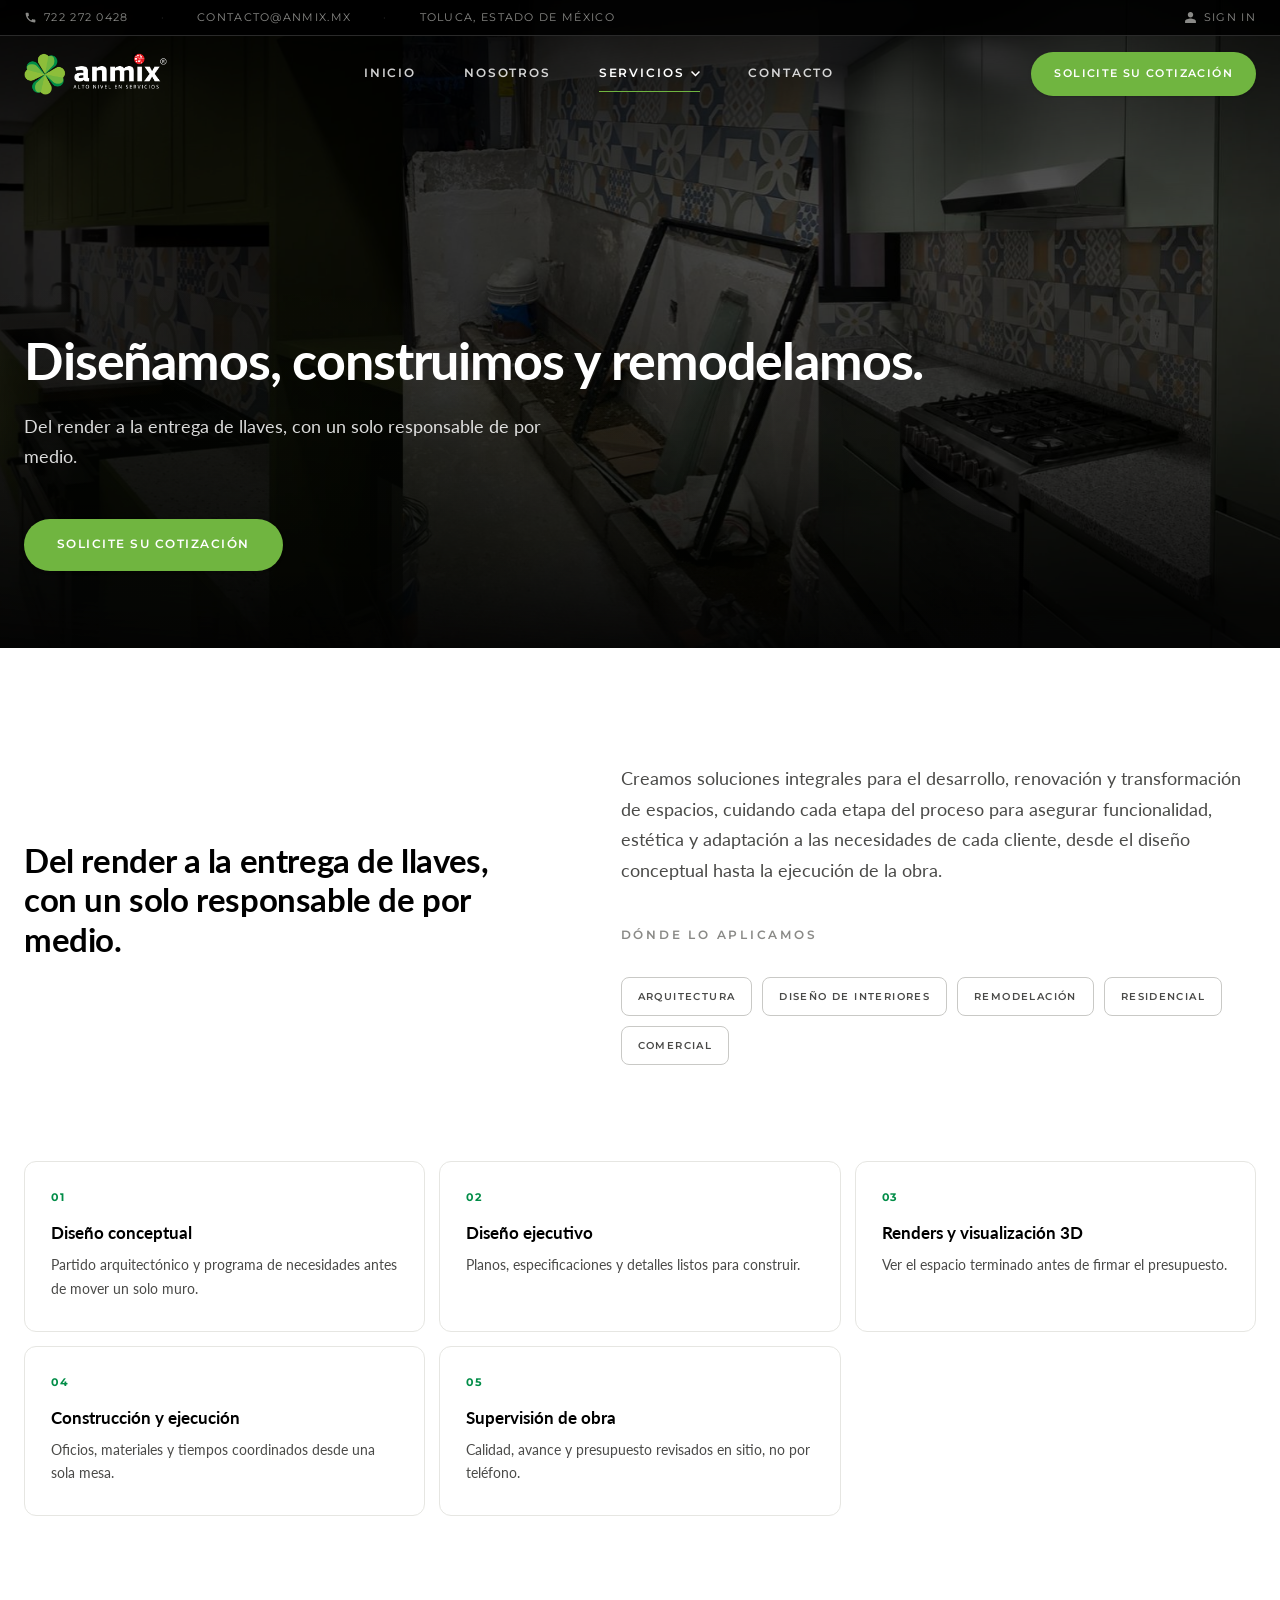
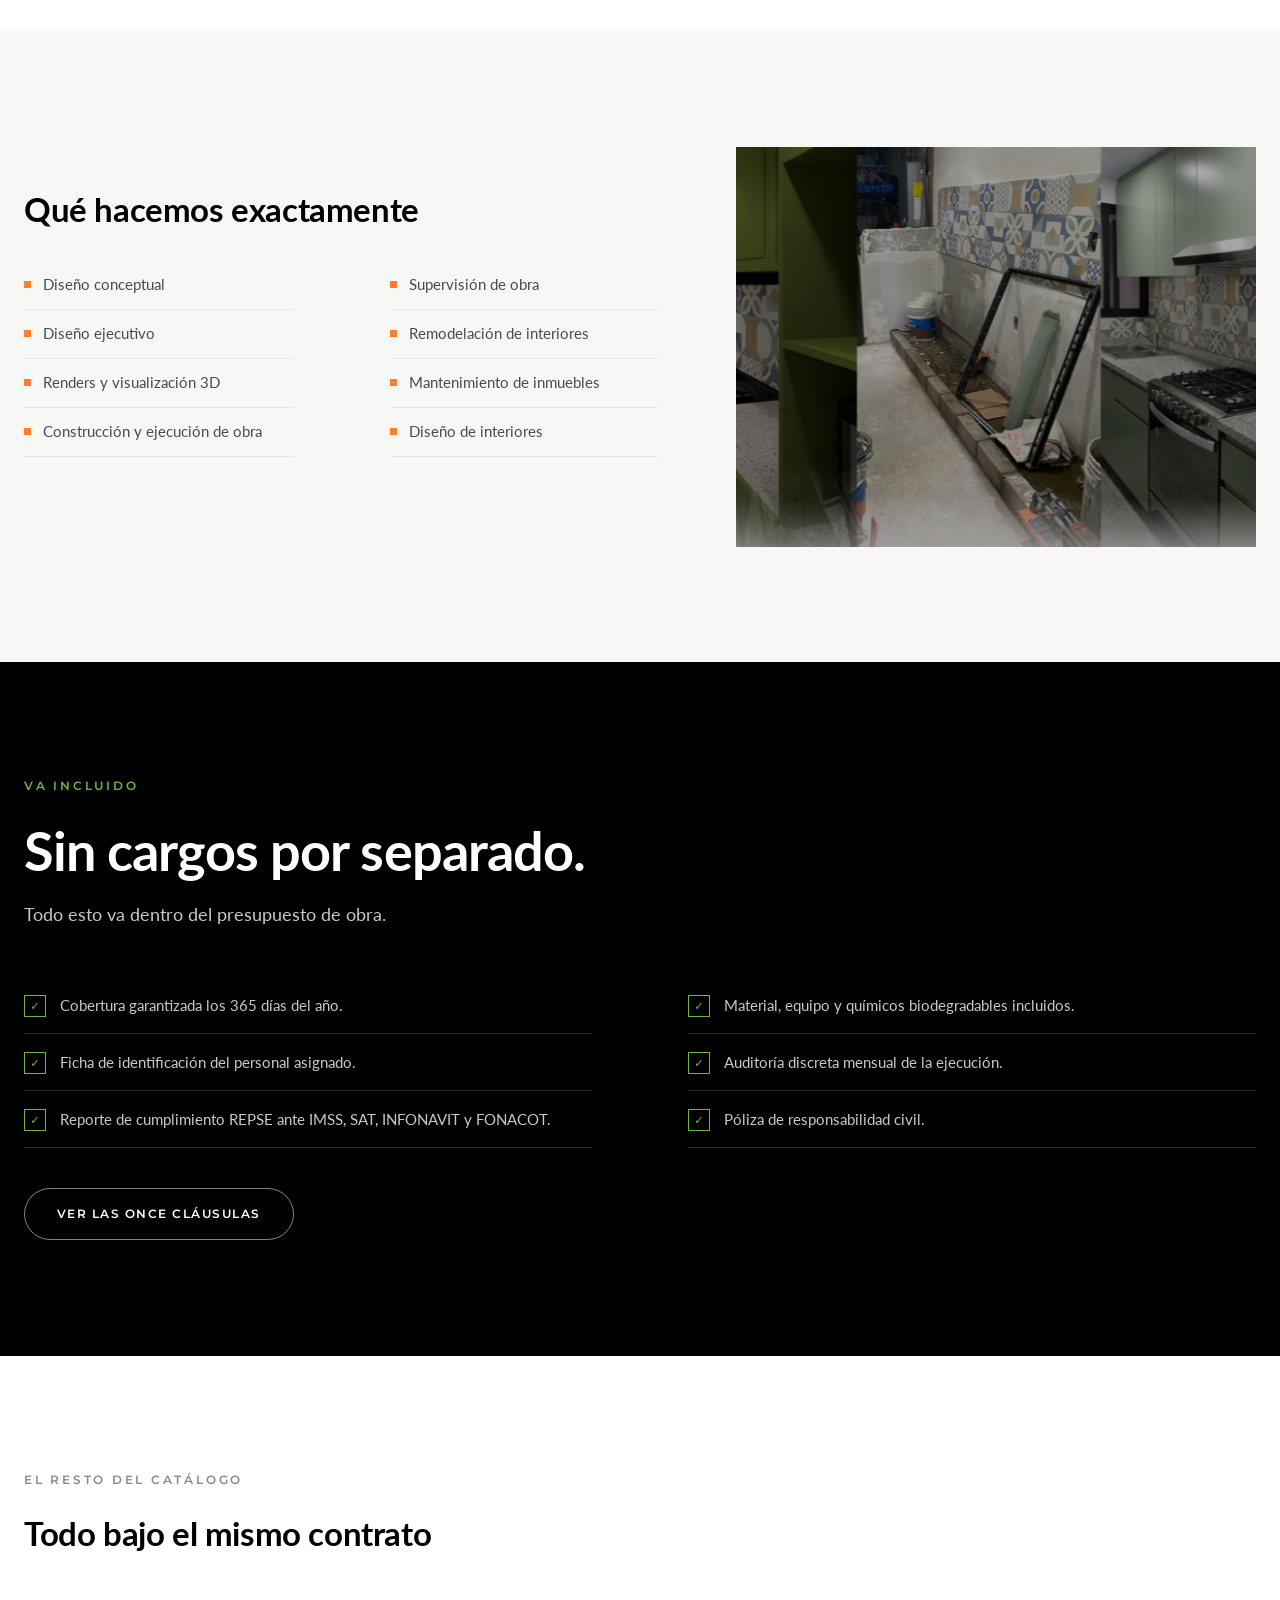
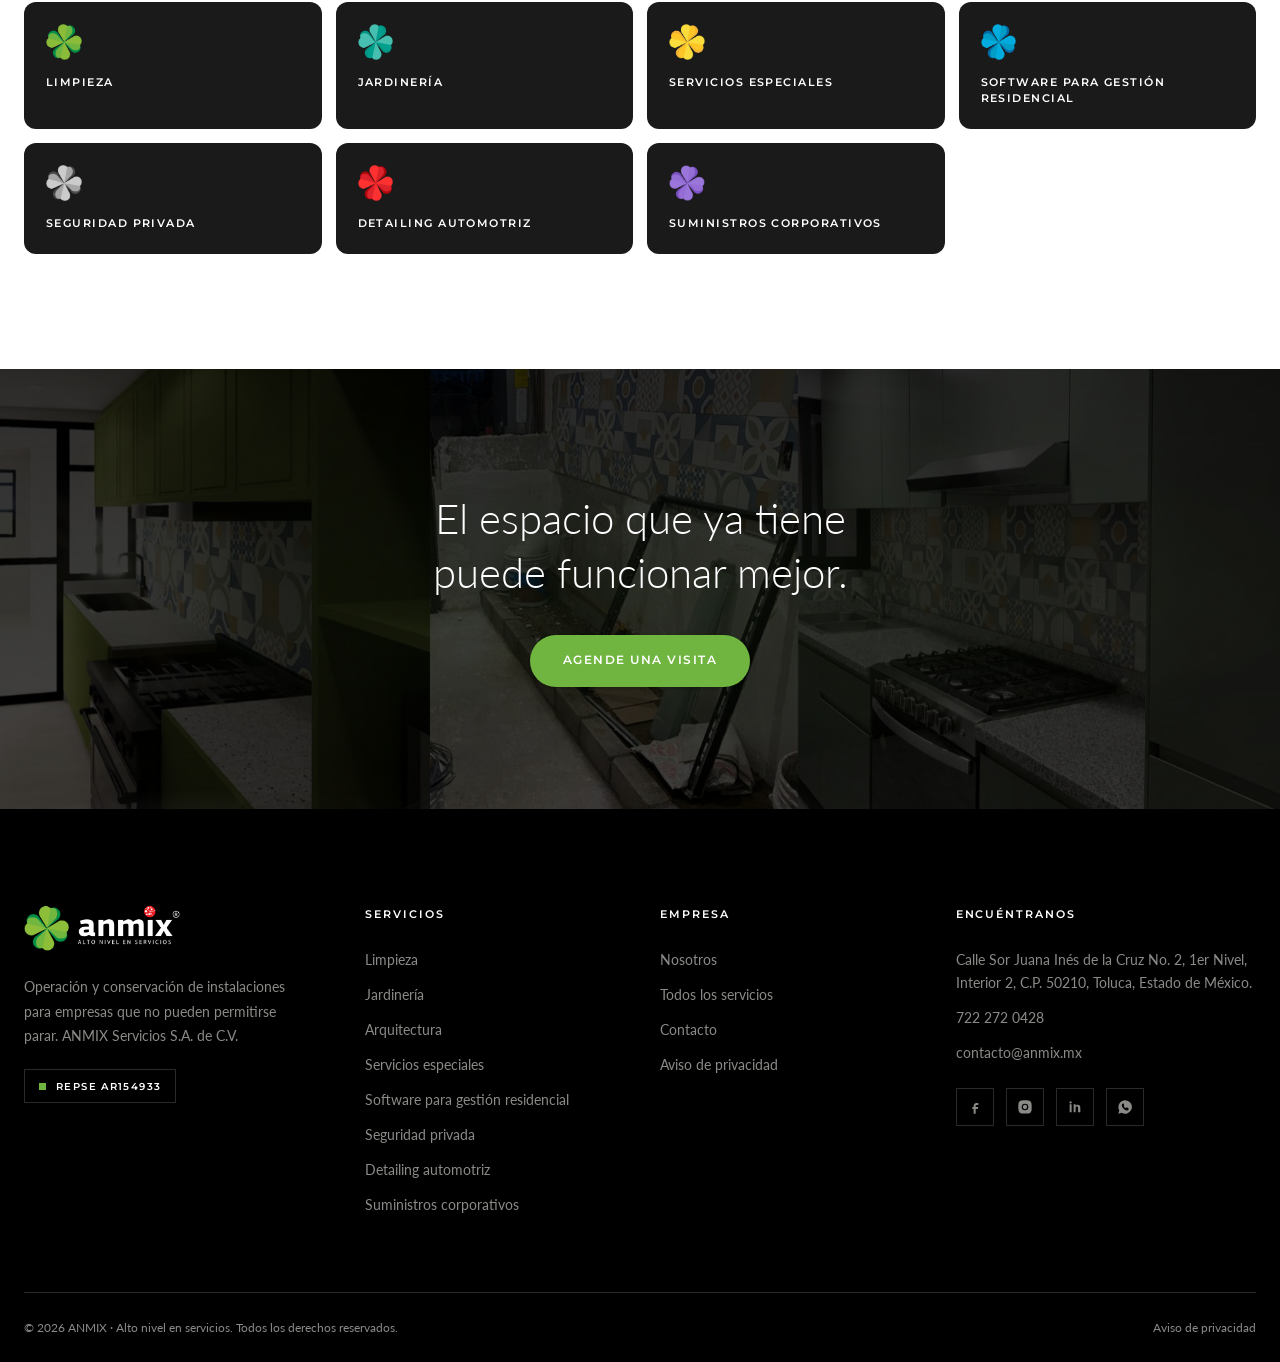
<file: servicio-arquitectura.html>
<!DOCTYPE html>
<html lang="es">
<head>
<meta charset="utf-8">
<meta name="viewport" content="width=device-width, initial-scale=1">
<meta name="robots" content="noindex, nofollow">
<title>Arquitectura · ANMIX</title>
<meta name="description" content="Del render a la entrega de llaves, con un solo responsable de por medio.">
<link rel="preconnect" href="https://fonts.googleapis.com">
<link rel="preconnect" href="https://fonts.gstatic.com" crossorigin>
<link href="https://fonts.googleapis.com/css2?family=Lato:wght@300;400;700;900&family=Montserrat:wght@500;600;700&display=swap" rel="stylesheet">
<link rel="stylesheet" href="assets/css/anmix.css">
</head>
<body>

<svg class="ico-sprite" aria-hidden="true" focusable="false" style="position:absolute;width:0;height:0;overflow:hidden"><symbol id="ic-1" viewBox="0 0 750 757.92"><defs><clipPath id="ic1-10d8efd47b"><path d="M 35 18.757812 L 322 18.757812 L 322 248 L 35 248 Z M 35 18.757812 " clip-rule="nonzero"/></clipPath><clipPath id="ic1-80f53e1c07"><path d="M 100 507 L 378 507 L 378 731.179688 L 100 731.179688 Z M 100 507 " clip-rule="nonzero"/></clipPath></defs><path fill="currentColor" d="M 667.132812 404 L 592.390625 404 C 587.691406 404 584.277344 400.582031 584.277344 395.886719 C 584.277344 391.1875 587.691406 387.34375 592.390625 387.34375 L 667.132812 387.34375 C 673.539062 387.34375 678.664062 382.21875 678.664062 376.238281 L 678.664062 363 C 678.664062 356.59375 673.539062 351.46875 667.132812 351.46875 L 301.964844 351.46875 C 295.984375 351.46875 290.859375 356.59375 290.859375 363 L 290.859375 376.238281 C 290.859375 382.21875 295.984375 387.34375 301.964844 387.34375 L 456.144531 387.34375 C 460.84375 387.34375 464.261719 391.1875 464.261719 395.886719 C 464.261719 400.582031 460.84375 404 456.144531 404 L 301.964844 404 C 286.585938 404 274.203125 391.613281 274.203125 376.238281 L 274.203125 363 C 274.203125 347.625 286.585938 334.808594 301.964844 334.808594 L 667.132812 334.808594 C 682.507812 334.808594 695.320312 347.625 695.320312 363 L 695.320312 376.238281 C 695.320312 391.613281 682.507812 404 667.132812 404 Z M 667.132812 404 " fill-opacity="1" fill-rule="evenodd"/><path fill="currentColor" d="M 603.066406 726.886719 L 372.007812 726.886719 C 346.808594 726.886719 326.734375 707.667969 324.171875 680.761719 L 298.121094 396.738281 C 297.691406 392.042969 301.109375 387.769531 305.378906 387.34375 C 310.078125 386.917969 314.347656 390.332031 314.777344 395.03125 L 340.828125 679.050781 C 342.539062 694.855469 353.640625 710.230469 372.007812 710.230469 L 603.066406 710.230469 C 619.296875 710.230469 632.539062 697.417969 633.820312 679.480469 L 654.746094 395.03125 C 655.175781 390.761719 659.019531 386.917969 663.714844 387.34375 C 668.414062 387.769531 671.832031 391.613281 671.402344 396.3125 L 650.476562 680.761719 C 648.339844 707.242188 627.839844 726.886719 603.066406 726.886719 Z M 603.066406 726.886719 " fill-opacity="1" fill-rule="evenodd"/><g clip-path="url(#ic1-10d8efd47b)"><path fill="currentColor" d="M 97.808594 247.253906 C 88.839844 247.253906 80.726562 242.558594 76.453125 234.867188 L 39.296875 170.378906 C 39.296875 170.378906 38.871094 170.378906 38.871094 170.378906 C 32.464844 158.84375 36.734375 143.898438 48.265625 137.0625 L 246.867188 22.171875 C 250.710938 20.039062 254.980469 18.757812 259.253906 18.757812 C 268.222656 18.757812 276.335938 23.453125 280.609375 31.144531 L 317.765625 95.207031 C 324.597656 107.167969 320.328125 122.113281 308.796875 129.375 L 109.769531 244.265625 C 105.925781 245.972656 102.082031 247.253906 97.808594 247.253906 Z M 53.820312 162.261719 L 90.550781 226.328125 C 92.257812 228.890625 94.820312 230.597656 97.808594 230.597656 C 99.089844 230.597656 100.371094 230.171875 101.652344 229.742188 L 300.253906 114.855469 C 304.097656 112.71875 305.378906 107.59375 303.246094 103.75 L 266.085938 39.683594 C 266.085938 39.257812 266.085938 39.257812 266.085938 39.257812 C 264.804688 37.121094 262.242188 35.839844 259.253906 35.839844 C 257.972656 35.839844 256.691406 35.839844 255.410156 36.695312 L 56.808594 151.585938 C 52.964844 153.71875 51.683594 158.417969 53.820312 162.261719 Z M 53.820312 162.261719 " fill-opacity="1" fill-rule="evenodd"/></g><path fill="currentColor" d="M 222.949219 286.976562 C 219.960938 286.976562 216.96875 285.265625 215.6875 282.703125 L 167.855469 200.699219 C 167 198.566406 166.574219 196.429688 167.425781 194.292969 C 167.855469 192.160156 169.136719 190.023438 171.269531 189.167969 L 230.636719 155 C 234.910156 152.4375 240.035156 154.148438 242.167969 157.992188 L 289.578125 239.992188 C 290.859375 242.128906 291.285156 244.265625 290.429688 246.402344 C 290.003906 248.535156 288.722656 250.671875 286.585938 251.527344 L 226.792969 285.695312 C 225.511719 286.546875 224.230469 286.976562 222.949219 286.976562 Z M 186.644531 199.417969 L 225.9375 267.328125 L 271.210938 241.277344 L 231.917969 173.367188 Z M 186.644531 199.417969 " fill-opacity="1" fill-rule="evenodd"/><path fill="currentColor" d="M 283.171875 365.132812 C 280.609375 365.132812 277.617188 363.425781 275.910156 360.863281 L 227.222656 275.871094 C 225.085938 272.027344 226.367188 266.902344 230.210938 264.765625 C 234.480469 262.203125 239.605469 263.910156 241.742188 267.753906 L 290.429688 352.320312 C 292.992188 356.59375 291.710938 361.71875 287.441406 363.851562 C 286.160156 364.707031 284.878906 365.132812 283.171875 365.132812 Z M 317.765625 341.214844 C 314.777344 341.214844 311.785156 339.507812 310.503906 336.945312 L 263.097656 255.371094 C 260.960938 251.097656 262.242188 245.972656 266.085938 243.839844 C 270.359375 241.277344 275.484375 242.984375 277.617188 246.828125 L 324.597656 328.832031 C 327.160156 332.675781 325.878906 337.800781 321.609375 339.933594 C 320.328125 340.789062 319.046875 341.214844 317.765625 341.214844 Z M 317.765625 341.214844 " fill-opacity="1" fill-rule="evenodd"/><path fill="currentColor" d="M 57.664062 194.292969 C 54.671875 194.292969 52.109375 192.585938 50.402344 190.023438 C 48.265625 186.179688 49.546875 181.054688 53.390625 178.492188 L 280.609375 47.800781 C 284.453125 45.238281 289.578125 46.945312 291.710938 50.789062 C 294.273438 54.632812 292.566406 59.757812 288.722656 62.320312 L 61.933594 193.011719 C 60.652344 193.867188 58.945312 194.292969 57.664062 194.292969 Z M 57.664062 194.292969 " fill-opacity="1" fill-rule="evenodd"/><path fill="currentColor" d="M 72.183594 219.492188 C 69.195312 219.492188 66.632812 217.785156 64.921875 215.222656 C 62.789062 210.953125 64.070312 206.253906 67.914062 203.691406 L 295.128906 72.570312 C 298.972656 70.4375 304.097656 71.71875 306.234375 75.988281 C 308.796875 79.832031 307.515625 84.957031 303.246094 87.09375 L 76.453125 218.210938 C 75.171875 219.066406 73.464844 219.492188 72.183594 219.492188 Z M 72.183594 219.492188 " fill-opacity="1" fill-rule="evenodd"/><path fill="currentColor" d="M 199.03125 245.972656 C 196.042969 245.972656 193.480469 244.691406 191.769531 241.703125 C 189.636719 237.859375 190.917969 232.734375 194.761719 230.597656 L 254.554688 196.003906 C 258.398438 193.441406 263.523438 194.722656 266.085938 198.992188 C 268.222656 202.835938 266.941406 207.960938 263.097656 210.097656 L 203.304688 244.691406 C 202.023438 245.546875 200.3125 245.972656 199.03125 245.972656 Z M 199.03125 245.972656 " fill-opacity="1" fill-rule="evenodd"/><g clip-path="url(#ic1-80f53e1c07)"><path fill="currentColor" d="M 347.664062 731.15625 C 332.714844 731.15625 318.621094 726.460938 307.089844 717.492188 C 295.554688 726.460938 281.035156 731.15625 266.085938 731.15625 C 247.292969 731.15625 229.355469 723.042969 216.96875 708.949219 C 204.15625 723.042969 186.644531 731.15625 167.425781 731.15625 C 130.695312 731.15625 100.371094 701.261719 100.371094 664.53125 C 100.371094 631.21875 125.570312 603.457031 157.605469 598.757812 C 154.1875 591.070312 152.90625 582.527344 152.90625 573.984375 C 152.90625 537.253906 182.375 507.785156 219.105469 507.785156 C 240.035156 507.785156 259.679688 517.609375 272.066406 533.839844 C 281.460938 529.140625 291.285156 527.003906 301.535156 527.003906 C 309.222656 527.003906 316.058594 527.859375 322.035156 530.421875 C 326.308594 532.128906 328.871094 536.828125 327.160156 541.097656 C 325.453125 545.371094 320.328125 547.503906 316.058594 545.796875 C 312.214844 544.089844 307.515625 543.660156 301.535156 543.660156 C 292.140625 543.660156 282.742188 546.222656 274.203125 551.777344 C 272.066406 553.058594 269.929688 553.484375 267.796875 553.058594 C 265.234375 552.203125 263.523438 550.921875 262.242188 548.785156 C 253.273438 533.839844 237.042969 524.441406 219.105469 524.441406 C 191.769531 524.441406 169.5625 546.652344 169.5625 573.984375 C 169.5625 583.808594 172.550781 593.632812 178.105469 602.175781 C 180.238281 605.164062 179.8125 609.007812 177.675781 611.996094 C 175.542969 614.988281 172.125 615.839844 168.707031 614.988281 C 168.28125 614.988281 167.855469 614.988281 167.425781 614.988281 C 139.664062 614.988281 117.457031 637.195312 117.457031 664.53125 C 117.457031 692.292969 139.664062 714.5 167.425781 714.5 C 184.511719 714.5 200.3125 705.53125 209.710938 690.582031 C 211.417969 688.019531 213.980469 686.738281 216.96875 686.738281 C 219.960938 686.738281 222.523438 688.019531 224.230469 690.582031 C 233.199219 705.53125 249.003906 714.5 266.085938 714.5 C 279.328125 714.5 292.140625 709.375 301.109375 700.40625 C 304.527344 696.988281 309.652344 696.988281 313.066406 700.40625 C 322.035156 709.375 334.421875 714.5 347.664062 714.5 C 353.214844 714.5 359.195312 713.21875 366.027344 711.085938 C 370.300781 709.375 374.996094 711.511719 376.707031 715.78125 C 378.414062 720.054688 376.277344 724.75 372.007812 726.460938 C 363.464844 729.875 355.351562 731.15625 347.664062 731.15625 Z M 347.664062 731.15625 " fill-opacity="1" fill-rule="evenodd"/></g><path fill="currentColor" d="M 74.320312 461.230469 C 57.664062 461.230469 44.421875 447.992188 44.421875 431.335938 C 44.421875 415.105469 57.664062 401.4375 74.320312 401.4375 C 90.550781 401.4375 103.789062 415.105469 103.789062 431.335938 C 103.789062 447.992188 90.550781 461.230469 74.320312 461.230469 Z M 74.320312 418.523438 C 67.058594 418.523438 61.078125 424.074219 61.078125 431.335938 C 61.078125 438.59375 66.632812 444.574219 74.320312 444.574219 C 81.578125 444.574219 87.132812 438.59375 87.132812 431.335938 C 87.132812 424.074219 81.578125 418.523438 74.320312 418.523438 Z M 74.320312 418.523438 " fill-opacity="1" fill-rule="evenodd"/><path fill="currentColor" d="M 123.007812 558.609375 C 106.351562 558.609375 93.113281 545.371094 93.113281 528.714844 C 93.113281 512.054688 106.351562 498.816406 123.007812 498.816406 C 139.664062 498.816406 152.90625 512.484375 152.90625 528.714844 C 152.90625 545.371094 139.664062 558.609375 123.007812 558.609375 Z M 123.007812 515.472656 C 115.746094 515.472656 109.769531 521.453125 109.769531 528.714844 C 109.769531 535.972656 115.746094 541.953125 123.007812 541.953125 C 130.269531 541.953125 136.25 535.972656 136.25 528.714844 C 136.25 521.453125 130.269531 515.472656 123.007812 515.472656 Z M 123.007812 515.472656 " fill-opacity="1" fill-rule="evenodd"/><path fill="currentColor" d="M 557.367188 590.640625 L 490.742188 590.640625 C 466.824219 590.640625 447.605469 571.421875 447.605469 547.503906 L 447.605469 485.148438 L 410.875 506.503906 C 398.488281 512.910156 383.539062 508.640625 376.707031 497.109375 C 376.707031 497.109375 376.707031 496.679688 376.277344 496.679688 L 375.851562 495.828125 C 369.871094 483.867188 373.714844 469.347656 385.675781 462.511719 L 447.605469 426.636719 L 447.605469 343.351562 C 447.605469 338.652344 451.449219 334.808594 456.144531 334.808594 C 460.84375 334.808594 464.261719 338.652344 464.261719 343.351562 L 464.261719 431.761719 C 464.261719 434.75 462.980469 437.3125 460.417969 439.023438 L 393.789062 477.035156 C 389.945312 479.167969 388.664062 484.292969 390.800781 488.140625 C 390.800781 488.566406 390.800781 488.566406 390.800781 488.566406 L 391.226562 488.992188 C 393.363281 492.835938 398.914062 494.117188 402.757812 491.984375 L 451.875 463.367188 C 454.4375 461.660156 457.425781 461.660156 460.417969 463.367188 C 462.980469 464.648438 464.261719 467.636719 464.261719 470.628906 L 464.261719 547.503906 C 464.261719 562.027344 476.21875 573.984375 490.742188 573.984375 L 557.367188 573.984375 C 571.890625 573.984375 584.277344 562.027344 584.277344 547.503906 L 584.277344 343.351562 C 584.277344 338.652344 587.691406 334.808594 592.390625 334.808594 C 597.089844 334.808594 600.933594 338.652344 600.933594 343.351562 L 600.933594 547.503906 C 600.933594 570.996094 580.859375 590.640625 557.367188 590.640625 Z M 557.367188 590.640625 " fill-opacity="1" fill-rule="evenodd"/><path fill="currentColor" d="M 490.742188 590.640625 C 486.042969 590.640625 482.199219 586.796875 482.199219 582.101562 L 482.199219 532.128906 C 482.199219 527.433594 486.042969 524.015625 490.742188 524.015625 C 495.4375 524.015625 498.855469 527.433594 498.855469 532.128906 L 498.855469 582.101562 C 498.855469 586.796875 495.4375 590.640625 490.742188 590.640625 Z M 490.742188 590.640625 " fill-opacity="1" fill-rule="evenodd"/><path fill="currentColor" d="M 524.054688 590.640625 C 519.355469 590.640625 515.941406 586.796875 515.941406 582.101562 L 515.941406 532.128906 C 515.941406 527.433594 519.355469 524.015625 524.054688 524.015625 C 528.753906 524.015625 532.597656 527.433594 532.597656 532.128906 L 532.597656 582.101562 C 532.597656 586.796875 528.753906 590.640625 524.054688 590.640625 Z M 524.054688 590.640625 " fill-opacity="1" fill-rule="evenodd"/><path fill="currentColor" d="M 557.367188 590.640625 C 552.671875 590.640625 549.253906 586.796875 549.253906 582.101562 L 549.253906 532.128906 C 549.253906 527.433594 552.671875 524.015625 557.367188 524.015625 C 562.066406 524.015625 565.910156 527.433594 565.910156 532.128906 L 565.910156 582.101562 C 565.910156 586.796875 562.066406 590.640625 557.367188 590.640625 Z M 557.367188 590.640625 " fill-opacity="1" fill-rule="evenodd"/><path fill="currentColor" d="M 494.585938 342.496094 C 489.886719 342.496094 486.042969 338.652344 486.042969 333.957031 L 486.042969 198.566406 C 486.042969 194.722656 482.625 191.304688 479.210938 191.304688 L 392.082031 191.304688 C 388.238281 191.304688 384.820312 194.722656 384.820312 198.566406 L 384.820312 333.957031 C 384.820312 338.652344 380.976562 342.496094 376.277344 342.496094 C 371.582031 342.496094 368.164062 338.652344 368.164062 333.957031 L 368.164062 198.566406 C 368.164062 185.324219 378.839844 174.648438 392.082031 174.648438 L 479.210938 174.648438 C 492.023438 174.648438 502.699219 185.753906 502.699219 198.566406 L 502.699219 333.957031 C 502.699219 338.652344 498.855469 342.496094 494.585938 342.496094 Z M 494.585938 342.496094 " fill-opacity="1" fill-rule="evenodd"/><path fill="currentColor" d="M 465.113281 191.304688 C 460.84375 191.304688 457 187.460938 457 183.191406 L 457 126.386719 C 457 125.957031 456.144531 125.105469 455.71875 125.105469 L 415.570312 125.105469 C 414.71875 125.105469 414.289062 125.957031 414.289062 126.386719 L 414.289062 183.191406 C 414.289062 187.460938 410.445312 191.304688 406.175781 191.304688 C 401.476562 191.304688 397.632812 187.460938 397.632812 183.191406 L 397.632812 126.386719 C 397.632812 116.5625 405.75 108.449219 415.570312 108.449219 L 455.71875 108.449219 C 465.113281 108.449219 473.65625 116.5625 473.65625 126.386719 L 473.65625 183.191406 C 473.65625 187.460938 469.8125 191.304688 465.113281 191.304688 Z M 465.113281 191.304688 " fill-opacity="1" fill-rule="evenodd"/><path fill="currentColor" d="M 447.605469 125.105469 C 442.90625 125.105469 439.488281 121.261719 439.488281 116.5625 L 439.488281 74.707031 C 439.488281 70.007812 442.90625 66.164062 447.605469 66.164062 C 452.300781 66.164062 456.144531 70.007812 456.144531 74.707031 L 456.144531 116.5625 C 456.144531 121.261719 452.300781 125.105469 447.605469 125.105469 Z M 423.257812 125.105469 C 418.5625 125.105469 414.71875 121.261719 414.71875 116.5625 L 414.71875 74.707031 C 414.71875 70.007812 418.5625 66.164062 423.257812 66.164062 C 427.53125 66.164062 431.375 70.007812 431.375 74.707031 L 431.375 116.5625 C 431.375 121.261719 427.53125 125.105469 423.257812 125.105469 Z M 423.257812 125.105469 " fill-opacity="1" fill-rule="evenodd"/><path fill="currentColor" d="M 552.242188 97.34375 C 551.390625 97.34375 550.535156 96.914062 549.679688 96.914062 L 482.625 82.820312 L 395.070312 82.820312 C 387.808594 82.820312 382.257812 77.269531 382.257812 70.4375 L 382.257812 44.808594 C 382.257812 37.976562 388.238281 32.425781 395.070312 32.425781 L 483.054688 32.425781 C 483.90625 32.425781 484.335938 32.425781 484.761719 32.425781 L 552.671875 46.519531 C 561.640625 48.226562 567.617188 54.632812 567.617188 62.320312 L 567.617188 80.6875 C 567.617188 89.65625 560.359375 97.34375 552.242188 97.34375 Z M 398.914062 66.164062 L 483.480469 66.164062 C 484.335938 66.164062 484.761719 66.164062 485.1875 66.164062 L 550.960938 80.257812 L 550.960938 63.175781 C 550.535156 63.175781 550.109375 62.746094 549.679688 62.746094 L 482.199219 49.082031 L 398.914062 49.082031 Z M 398.914062 66.164062 " fill-opacity="1" fill-rule="evenodd"/><path fill="currentColor" d="M 571.460938 230.171875 C 547.117188 230.171875 527.042969 210.097656 527.042969 185.324219 C 527.042969 160.554688 547.117188 140.480469 571.460938 140.480469 C 596.660156 140.480469 616.734375 160.554688 616.734375 185.324219 C 616.734375 210.097656 596.660156 230.171875 571.460938 230.171875 Z M 571.460938 157.136719 C 556.085938 157.136719 543.699219 169.949219 543.699219 185.324219 C 543.699219 201.128906 556.085938 213.515625 571.460938 213.515625 C 587.265625 213.515625 600.078125 201.128906 600.078125 185.324219 C 600.078125 169.523438 587.691406 157.136719 571.460938 157.136719 Z M 571.460938 157.136719 " fill-opacity="1" fill-rule="evenodd"/><path fill="currentColor" d="M 648.765625 133.21875 C 631.257812 133.21875 617.164062 119.550781 617.164062 102.042969 C 617.164062 84.53125 631.257812 70.4375 648.765625 70.4375 C 666.277344 70.4375 679.945312 84.53125 679.945312 102.042969 C 679.945312 119.125 666.277344 133.21875 648.765625 133.21875 Z M 648.765625 87.09375 C 640.652344 87.09375 633.820312 93.925781 633.820312 102.042969 C 633.820312 110.15625 640.226562 116.5625 648.765625 116.5625 C 656.882812 116.5625 663.289062 110.15625 663.289062 102.042969 C 663.289062 93.925781 656.882812 87.09375 648.765625 87.09375 Z M 648.765625 87.09375 " fill-opacity="1" fill-rule="evenodd"/><path fill="currentColor" d="M 673.113281 315.589844 C 648.765625 315.589844 627.839844 295.089844 627.839844 270.746094 C 627.839844 245.972656 648.339844 225.898438 673.113281 225.898438 C 697.457031 225.898438 717.53125 245.972656 717.53125 270.746094 C 717.53125 295.515625 697.457031 315.589844 673.113281 315.589844 Z M 673.113281 242.558594 C 657.308594 242.558594 644.496094 255.371094 644.496094 270.746094 C 644.496094 286.121094 657.738281 298.933594 673.113281 298.933594 C 688.488281 298.933594 700.875 286.121094 700.875 270.746094 C 700.875 255.371094 688.488281 242.558594 673.113281 242.558594 Z M 673.113281 242.558594 " fill-opacity="1" fill-rule="evenodd"/></symbol><symbol id="ic-2" viewBox="0 0 750 757.92"><defs><clipPath id="ic2-777816089e"><path d="M 187 375 L 203 375 L 203 731.28125 L 187 731.28125 Z M 187 375 " clip-rule="nonzero"/></clipPath><clipPath id="ic2-062671b7bd"><path d="M 395 41 L 731.320312 41 L 731.320312 317 L 395 317 Z M 395 41 " clip-rule="nonzero"/></clipPath><clipPath id="ic2-bed56443c9"><path d="M 19 715 L 731.320312 715 L 731.320312 731.28125 L 19 731.28125 Z M 19 715 " clip-rule="nonzero"/></clipPath><clipPath id="ic2-64aa13130a"><path d="M 531 501 L 547 501 L 547 731.28125 L 531 731.28125 Z M 531 501 " clip-rule="nonzero"/></clipPath></defs><g clip-path="url(#ic2-777816089e)"><path fill="currentColor" d="M 195.167969 731.285156 C 190.875 731.285156 187.390625 727.804688 187.390625 723.511719 L 187.390625 383.035156 C 187.390625 378.746094 190.871094 375.261719 195.164062 375.261719 C 199.464844 375.261719 202.941406 378.746094 202.941406 383.039062 L 202.941406 723.511719 C 202.941406 727.804688 199.457031 731.285156 195.167969 731.285156 Z M 195.167969 731.285156 " fill-opacity="1" fill-rule="evenodd"/></g><path fill="currentColor" d="M 195.167969 259.03125 C 165.601562 282.34375 148.105469 318.191406 148.105469 356.03125 C 148.109375 393.859375 165.601562 429.707031 195.164062 453.015625 C 224.730469 429.707031 242.222656 393.859375 242.222656 356.03125 C 242.222656 318.191406 224.726562 282.34375 195.167969 259.03125 Z M 195.167969 470.527344 C 193.582031 470.527344 191.992188 470.042969 190.644531 469.070312 C 154.28125 443.023438 132.554688 400.757812 132.554688 356.03125 C 132.558594 311.289062 154.277344 269.027344 190.644531 242.976562 C 193.355469 241.050781 196.996094 241.050781 199.699219 242.976562 C 236.070312 269.027344 257.773438 311.289062 257.773438 356.03125 C 257.78125 400.757812 236.066406 443.023438 199.699219 469.070312 C 198.339844 470.042969 196.753906 470.527344 195.167969 470.527344 Z M 195.167969 470.527344 " fill-opacity="1" fill-rule="evenodd"/><path fill="currentColor" d="M 245.644531 637.054688 C 268.402344 645.496094 293.996094 643.4375 315.167969 631.207031 C 336.339844 618.996094 350.921875 597.855469 354.988281 573.929688 C 332.230469 565.472656 306.648438 567.546875 285.457031 579.777344 C 264.289062 591.992188 249.707031 613.128906 245.644531 637.054688 Z M 274.175781 657.710938 C 260.46875 657.710938 246.726562 654.84375 233.945312 649.042969 C 230.902344 647.667969 229.085938 644.507812 229.410156 641.203125 C 232.476562 609.988281 250.519531 581.980469 277.683594 566.296875 C 304.851562 550.617188 338.121094 548.996094 366.699219 561.941406 C 369.726562 563.316406 371.542969 566.476562 371.21875 569.78125 C 368.160156 600.996094 350.109375 629.003906 322.945312 644.6875 C 307.949219 653.335938 291.082031 657.710938 274.175781 657.710938 Z M 274.175781 657.710938 " fill-opacity="1" fill-rule="evenodd"/><path fill="currentColor" d="M 195.183594 673.976562 C 192.496094 673.976562 189.867188 672.582031 188.441406 670.085938 C 186.292969 666.363281 187.566406 661.613281 191.277344 659.460938 L 288.929688 603.085938 C 292.640625 600.949219 297.398438 602.214844 299.539062 605.9375 C 301.691406 609.664062 300.410156 614.410156 296.703125 616.566406 L 199.054688 672.9375 C 197.839844 673.636719 196.492188 673.976562 195.183594 673.976562 Z M 195.183594 673.976562 " fill-opacity="1" fill-rule="evenodd"/><path fill="currentColor" d="M 35.367188 573.925781 C 39.414062 597.855469 54.003906 618.992188 75.179688 631.207031 C 96.351562 643.4375 121.945312 645.511719 144.6875 637.054688 C 140.644531 613.128906 126.042969 591.988281 104.871094 579.773438 C 83.703125 567.546875 58.105469 565.488281 35.367188 573.925781 Z M 116.164062 657.710938 C 99.265625 657.710938 82.402344 653.335938 67.402344 644.683594 C 40.234375 629.003906 22.1875 600.996094 19.113281 569.78125 C 18.789062 566.476562 20.617188 563.316406 23.648438 561.941406 C 52.226562 548.996094 85.480469 550.617188 112.644531 566.296875 C 139.820312 581.976562 157.859375 609.988281 160.921875 641.203125 C 161.265625 644.507812 159.429688 647.667969 156.402344 649.042969 C 143.601562 654.84375 129.867188 657.710938 116.164062 657.710938 Z M 116.164062 657.710938 " fill-opacity="1" fill-rule="evenodd"/><path fill="currentColor" d="M 195.167969 673.976562 C 193.84375 673.976562 192.507812 673.636719 191.277344 672.9375 L 93.648438 616.566406 C 89.921875 614.410156 88.65625 609.664062 90.792969 605.9375 C 92.953125 602.230469 97.695312 600.949219 101.421875 603.085938 L 199.054688 659.460938 C 202.78125 661.613281 204.042969 666.363281 201.90625 670.085938 C 200.460938 672.582031 197.855469 673.976562 195.167969 673.976562 Z M 195.167969 673.976562 " fill-opacity="1" fill-rule="evenodd"/><path fill="currentColor" d="M 245.644531 518.476562 C 268.402344 526.914062 293.996094 524.859375 315.167969 512.628906 C 336.339844 500.398438 350.921875 479.273438 354.988281 455.347656 C 332.230469 446.890625 306.632812 448.964844 285.457031 461.179688 C 264.289062 473.410156 249.707031 494.535156 245.644531 518.476562 Z M 274.175781 539.128906 C 260.46875 539.128906 246.726562 536.261719 233.945312 530.464844 C 230.902344 529.085938 229.085938 525.925781 229.410156 522.605469 C 232.476562 491.40625 250.519531 463.398438 277.683594 447.71875 C 304.851562 432.035156 338.121094 430.402344 366.699219 443.359375 C 369.726562 444.738281 371.542969 447.878906 371.21875 451.199219 C 368.160156 482.417969 350.109375 510.410156 322.945312 526.089844 C 307.949219 534.757812 291.082031 539.128906 274.175781 539.128906 Z M 274.175781 539.128906 " fill-opacity="1" fill-rule="evenodd"/><path fill="currentColor" d="M 195.183594 555.394531 C 192.496094 555.394531 189.867188 554 188.441406 551.507812 C 186.292969 547.78125 187.566406 543.035156 191.277344 540.878906 L 288.929688 484.507812 C 292.640625 482.351562 297.398438 483.632812 299.539062 487.359375 C 301.691406 491.066406 300.410156 495.828125 296.703125 497.96875 L 199.054688 554.339844 C 197.839844 555.054688 196.492188 555.394531 195.183594 555.394531 Z M 195.183594 555.394531 " fill-opacity="1" fill-rule="evenodd"/><path fill="currentColor" d="M 35.367188 455.351562 C 39.414062 479.277344 54.003906 500.402344 75.179688 512.632812 C 96.351562 524.863281 121.945312 526.917969 144.6875 518.480469 C 140.644531 494.535156 126.042969 473.414062 104.871094 461.183594 C 83.703125 448.96875 58.105469 446.894531 35.367188 455.351562 Z M 116.164062 539.132812 C 99.265625 539.132812 82.402344 534.757812 67.402344 526.09375 C 40.234375 510.410156 22.1875 482.417969 19.113281 451.203125 C 18.789062 447.882812 20.617188 444.742188 23.648438 443.363281 C 52.214844 430.402344 85.480469 432.039062 112.644531 447.722656 C 139.820312 463.402344 157.859375 491.410156 160.921875 522.609375 C 161.265625 525.929688 159.429688 529.089844 156.402344 530.464844 C 143.601562 536.265625 129.867188 539.132812 116.164062 539.132812 Z M 116.164062 539.132812 " fill-opacity="1" fill-rule="evenodd"/><path fill="currentColor" d="M 195.167969 555.394531 C 193.84375 555.394531 192.507812 555.054688 191.277344 554.339844 L 93.648438 497.96875 C 89.921875 495.828125 88.65625 491.066406 90.792969 487.359375 C 92.953125 483.632812 97.695312 482.351562 101.421875 484.507812 L 199.054688 540.878906 C 202.78125 543.035156 204.042969 547.78125 201.90625 551.507812 C 200.460938 554 197.855469 555.394531 195.167969 555.394531 Z M 195.167969 555.394531 " fill-opacity="1" fill-rule="evenodd"/><g clip-path="url(#ic2-062671b7bd)"><path fill="currentColor" d="M 596.632812 316.765625 C 596.273438 316.765625 595.917969 316.765625 595.5625 316.75 C 588.613281 316.472656 582.554688 313.527344 578.050781 308.210938 L 537.492188 260.507812 C 537.332031 260.3125 537.210938 260.296875 536.96875 260.375 L 424.714844 300.875 C 420.660156 302.316406 416.203125 300.242188 414.746094 296.191406 C 413.292969 292.160156 415.378906 287.6875 419.425781 286.246094 L 531.703125 245.75 C 538.0625 243.464844 544.972656 245.296875 549.347656 250.429688 L 589.898438 298.152344 C 591.59375 300.128906 593.585938 301.101562 596.195312 301.214844 C 598.753906 301.3125 600.859375 300.519531 602.707031 298.671875 L 713.25 188.113281 C 715.097656 186.265625 715.90625 184.191406 715.808594 181.601562 C 715.703125 179.023438 714.707031 177.015625 712.695312 175.265625 L 578.460938 59.410156 C 575.070312 56.492188 569.902344 56.71875 566.695312 59.929688 L 474.523438 152.101562 C 471.289062 155.339844 470.992188 160.558594 473.871094 163.714844 L 500.832031 193.375 C 504.1875 197.054688 505.511719 202.074219 504.488281 207.113281 C 503.507812 212.039062 500.472656 215.992188 496 218.242188 L 406.519531 263.324219 C 402.683594 265.253906 398.011719 263.714844 396.082031 259.875 C 394.140625 256.035156 395.695312 251.371094 399.519531 249.425781 L 489.007812 204.359375 C 489.132812 204.296875 489.179688 204.246094 489.179688 204.246094 L 489.183594 204.246094 C 489.183594 204.246094 489.214844 204.179688 489.246094 204.035156 C 489.300781 203.824219 489.277344 203.726562 489.277344 203.726562 L 462.371094 174.179688 C 453.851562 164.800781 454.351562 150.285156 463.523438 141.101562 L 555.703125 48.929688 C 564.640625 39.984375 579.105469 39.421875 588.628906 47.648438 L 722.859375 163.488281 C 728.136719 168.039062 731.066406 174.082031 731.34375 180.96875 C 731.621094 187.917969 729.171875 194.1875 724.246094 199.109375 L 613.703125 309.652344 C 609.039062 314.320312 603.160156 316.765625 596.632812 316.765625 Z M 596.632812 316.765625 " fill-opacity="1" fill-rule="evenodd"/></g><path fill="currentColor" d="M 389.578125 286.925781 L 401.742188 312.050781 C 402.09375 312.78125 402.546875 313.121094 403.355469 313.265625 C 404.171875 313.394531 404.714844 313.21875 405.300781 312.636719 C 414.695312 303.0625 417.078125 288.515625 411.230469 276.429688 C 405.386719 264.34375 392.503906 257.203125 379.15625 258.644531 C 378.351562 258.722656 377.859375 259.046875 377.46875 259.761719 C 377.066406 260.488281 377.050781 261.058594 377.40625 261.800781 Z M 403.8125 328.851562 C 402.820312 328.851562 401.835938 328.769531 400.84375 328.609375 C 395.066406 327.652344 390.285156 324.085938 387.742188 318.824219 L 375.582031 293.699219 L 363.414062 268.574219 C 360.871094 263.308594 361.027344 257.347656 363.863281 252.226562 C 366.703125 247.109375 371.671875 243.804688 377.488281 243.171875 C 397.347656 241.050781 416.527344 251.675781 425.226562 269.660156 C 433.941406 287.640625 430.375 309.28125 416.398438 323.535156 C 413 326.988281 408.523438 328.851562 403.8125 328.851562 Z M 403.8125 328.851562 " fill-opacity="1" fill-rule="evenodd"/><path fill="currentColor" d="M 563.195312 286.523438 C 561.203125 286.523438 559.210938 285.761719 557.703125 284.238281 C 554.65625 281.207031 554.65625 276.285156 557.703125 273.253906 L 688.015625 142.933594 C 691.039062 139.902344 695.960938 139.902344 699.007812 142.933594 C 702.039062 145.976562 702.039062 150.902344 699.007812 153.929688 L 568.703125 284.238281 C 567.183594 285.761719 565.1875 286.523438 563.195312 286.523438 Z M 563.195312 286.523438 " fill-opacity="1" fill-rule="evenodd"/><path fill="currentColor" d="M 680.140625 144.664062 C 679.785156 144.664062 679.421875 144.632812 679.066406 144.585938 C 674.824219 144 671.839844 140.082031 672.425781 135.835938 C 677.414062 99.324219 664.828125 73.664062 650.441406 68.042969 C 640.417969 64.125 629.496094 69.679688 619.730469 83.707031 C 617.289062 87.222656 612.4375 88.097656 608.910156 85.636719 C 605.394531 83.191406 604.515625 78.332031 606.980469 74.816406 C 626.96875 46.125 647.996094 50.386719 656.09375 53.5625 C 680.285156 63.003906 693.320312 97.703125 687.828125 137.941406 C 687.300781 141.832031 683.957031 144.664062 680.140625 144.664062 Z M 704.449219 165.660156 C 703.722656 165.660156 702.976562 165.546875 702.230469 165.335938 C 698.117188 164.121094 695.765625 159.796875 696.984375 155.664062 C 714.191406 97.574219 692.023438 51.972656 662.429688 38.546875 C 639.625 28.210938 615.824219 38.15625 598.765625 65.144531 C 596.484375 68.789062 591.671875 69.859375 588.042969 67.574219 C 584.421875 65.273438 583.328125 60.480469 585.628906 56.851562 C 611.050781 16.609375 645.289062 13.695312 668.84375 24.386719 C 704.421875 40.519531 731.601562 93.558594 711.902344 160.085938 C 710.902344 163.472656 707.804688 165.660156 704.449219 165.660156 Z M 704.449219 165.660156 " fill-opacity="1" fill-rule="evenodd"/><path fill="currentColor" d="M 301.304688 392.285156 C 301.253906 392.285156 301.1875 392.285156 301.125 392.285156 C 296.832031 392.1875 293.429688 388.625 293.527344 384.332031 C 293.804688 372.800781 296.945312 356.875 303.328125 347.269531 C 305.710938 343.6875 310.535156 342.71875 314.117188 345.097656 C 317.699219 347.480469 318.667969 352.308594 316.285156 355.886719 C 312.4375 361.667969 309.335938 374.0625 309.078125 384.703125 C 308.984375 388.933594 305.511719 392.285156 301.304688 392.285156 Z M 301.304688 392.285156 " fill-opacity="1" fill-rule="evenodd"/><path fill="currentColor" d="M 326.625 327.457031 C 324.992188 327.457031 323.347656 326.9375 321.941406 325.871094 C 318.511719 323.292969 317.824219 318.417969 320.417969 314.984375 C 327.5 305.605469 335.902344 297.34375 345.394531 290.410156 C 348.863281 287.882812 353.722656 288.644531 356.265625 292.109375 C 358.792969 295.578125 358.03125 300.453125 354.5625 302.980469 C 346.304688 309.007812 338.980469 316.199219 332.828125 324.363281 C 331.304688 326.386719 328.972656 327.457031 326.625 327.457031 Z M 326.625 327.457031 " fill-opacity="1" fill-rule="evenodd"/><path fill="currentColor" d="M 329.050781 418.464844 C 328.992188 418.464844 328.921875 418.464844 328.855469 418.464844 C 324.566406 418.351562 321.160156 414.785156 321.277344 410.492188 C 321.519531 399.589844 323.269531 388.769531 326.460938 378.339844 C 327.722656 374.222656 332.0625 371.90625 336.179688 373.171875 C 340.285156 374.417969 342.59375 378.777344 341.332031 382.875 C 338.5625 391.960938 337.039062 401.375 336.8125 410.867188 C 336.71875 415.09375 333.246094 418.464844 329.050781 418.464844 Z M 329.050781 418.464844 " fill-opacity="1" fill-rule="evenodd"/><path fill="currentColor" d="M 349.550781 356.46875 C 347.988281 356.46875 346.417969 356.015625 345.054688 355.042969 C 341.558594 352.566406 340.714844 347.722656 343.191406 344.207031 C 350.730469 333.5625 359.878906 324.265625 370.40625 316.585938 C 373.875 314.058594 378.734375 314.820312 381.261719 318.289062 C 383.8125 321.753906 383.042969 326.613281 379.574219 329.15625 C 370.410156 335.832031 362.4375 343.914062 355.894531 353.179688 C 354.390625 355.335938 351.972656 356.46875 349.550781 356.46875 Z M 349.550781 356.46875 " fill-opacity="1" fill-rule="evenodd"/><g clip-path="url(#ic2-bed56443c9)"><path fill="currentColor" d="M 723.589844 731.269531 L 26.863281 731.269531 C 22.566406 731.269531 19.082031 727.800781 19.082031 723.492188 C 19.082031 719.199219 22.566406 715.71875 26.859375 715.71875 L 723.589844 715.71875 C 727.882812 715.71875 731.359375 719.199219 731.359375 723.492188 C 731.363281 727.800781 727.878906 731.269531 723.589844 731.269531 Z M 723.589844 731.269531 " fill-opacity="1" fill-rule="evenodd"/></g><g clip-path="url(#ic2-64aa13130a)"><path fill="currentColor" d="M 539.058594 731.285156 C 534.773438 731.285156 531.285156 727.804688 531.285156 723.511719 L 531.289062 509.585938 C 531.289062 505.292969 534.765625 501.808594 539.058594 501.808594 C 543.355469 501.808594 546.835938 505.292969 546.835938 509.585938 L 546.839844 723.511719 C 546.839844 727.804688 543.351562 731.285156 539.058594 731.285156 Z M 539.058594 731.285156 " fill-opacity="1" fill-rule="evenodd"/></g><path fill="currentColor" d="M 539.058594 422.707031 C 519.003906 439.167969 507.195312 463.933594 507.195312 490.046875 C 507.195312 516.175781 519.003906 540.945312 539.058594 557.40625 C 559.113281 540.945312 570.921875 516.175781 570.921875 490.046875 C 570.921875 463.933594 559.113281 439.167969 539.058594 422.707031 Z M 539.058594 574.980469 C 537.476562 574.980469 535.882812 574.492188 534.539062 573.523438 C 507.6875 554.292969 491.644531 523.09375 491.644531 490.046875 C 491.648438 457.019531 507.683594 425.820312 534.539062 406.589844 C 537.246094 404.644531 540.875 404.644531 543.59375 406.589844 C 570.441406 425.820312 586.472656 457.019531 586.472656 490.046875 C 586.480469 523.09375 570.4375 554.292969 543.59375 573.523438 C 542.238281 574.492188 540.648438 574.980469 539.058594 574.980469 Z M 539.058594 574.980469 " fill-opacity="1" fill-rule="evenodd"/><path fill="currentColor" d="M 582.621094 633.410156 C 600.976562 639.890625 621.480469 638.09375 638.488281 628.257812 C 655.503906 618.441406 667.308594 601.597656 670.871094 582.449219 C 652.523438 575.96875 632.027344 577.78125 615 587.601562 C 597.996094 597.417969 586.183594 614.261719 582.621094 633.410156 Z M 604.945312 652.769531 C 593.332031 652.769531 581.695312 650.339844 570.859375 645.429688 C 567.832031 644.054688 566 640.894531 566.324219 637.589844 C 568.933594 611.136719 584.222656 587.421875 607.226562 574.136719 C 630.246094 560.855469 658.429688 559.460938 682.632812 570.445312 C 685.660156 571.804688 687.476562 574.964844 687.152344 578.285156 C 684.5625 604.722656 669.269531 628.453125 646.265625 641.738281 C 633.554688 649.074219 619.261719 652.769531 604.945312 652.769531 Z M 604.945312 652.769531 " fill-opacity="1" fill-rule="evenodd"/><path fill="currentColor" d="M 539.078125 666.328125 C 536.390625 666.328125 533.757812 664.9375 532.316406 662.441406 C 530.183594 658.730469 531.457031 653.96875 535.167969 651.832031 L 616.589844 604.820312 C 620.3125 602.667969 625.074219 603.945312 627.210938 607.65625 C 629.367188 611.382812 628.085938 616.128906 624.375 618.28125 L 542.949219 665.292969 C 541.730469 666.003906 540.382812 666.328125 539.078125 666.328125 Z M 539.078125 666.328125 " fill-opacity="1" fill-rule="evenodd"/><path fill="currentColor" d="M 407.246094 582.449219 C 410.8125 601.597656 422.632812 618.445312 439.644531 628.261719 C 456.65625 638.078125 477.144531 639.890625 495.496094 633.414062 C 491.9375 614.265625 480.125 597.417969 463.117188 587.601562 C 446.109375 577.785156 425.613281 575.96875 407.246094 582.449219 Z M 473.183594 652.769531 C 458.855469 652.769531 444.566406 649.078125 431.867188 641.738281 C 408.851562 628.457031 393.554688 604.722656 390.964844 578.285156 C 390.640625 574.964844 392.453125 571.824219 395.484375 570.445312 C 419.691406 559.464844 447.871094 560.855469 470.890625 574.140625 C 493.914062 587.421875 509.1875 611.136719 511.792969 637.59375 C 512.121094 640.898438 510.289062 644.054688 507.257812 645.433594 C 496.421875 650.339844 484.789062 652.769531 473.183594 652.769531 Z M 473.183594 652.769531 " fill-opacity="1" fill-rule="evenodd"/><path fill="currentColor" d="M 539.058594 666.328125 C 537.734375 666.328125 536.402344 666.003906 535.171875 665.292969 L 453.757812 618.28125 C 450.03125 616.128906 448.765625 611.382812 450.902344 607.65625 C 453.0625 603.945312 457.804688 602.667969 461.53125 604.820312 L 542.953125 651.832031 C 546.679688 653.96875 547.9375 658.730469 545.796875 662.441406 C 544.359375 664.9375 541.75 666.328125 539.058594 666.328125 Z M 539.058594 666.328125 " fill-opacity="1" fill-rule="evenodd"/></symbol><symbol id="ic-3" viewBox="0 0 750 757.92"><defs><clipPath id="ic3-3f83e8967f"><path d="M 97 179.097656 L 538 179.097656 L 538 560.054688 L 97 560.054688 Z M 97 179.097656 " clip-rule="nonzero"/></clipPath><clipPath id="ic3-f959ebe7a4"><path d="M 494 321 L 731.21875 321 L 731.21875 560 L 494 560 Z M 494 321 " clip-rule="nonzero"/></clipPath><clipPath id="ic3-840c2b51c6"><path d="M 19 275 L 83 275 L 83 560.054688 L 19 560.054688 Z M 19 275 " clip-rule="nonzero"/></clipPath></defs><g clip-path="url(#ic3-3f83e8967f)"><path fill="currentColor" d="M 532.457031 235.542969 C 528.320312 235.339844 524.175781 235.183594 520.035156 235.183594 C 411.648438 235.167969 303.261719 235.171875 194.875 235.175781 L 184.871094 235.175781 C 184.871094 232.292969 184.789062 230.222656 184.882812 228.160156 C 185.363281 217.5625 183.449219 207.550781 177.570312 198.539062 C 167.269531 182.742188 148.261719 175.703125 129.410156 180.65625 C 112.09375 185.199219 98.789062 202.085938 98.015625 220.875 C 97.695312 228.675781 97.875 236.492188 97.875 244.304688 C 97.894531 330.535156 97.832031 416.765625 98.007812 502.996094 C 98.070312 534.433594 124.078125 560.074219 155.402344 560.109375 C 200.191406 560.164062 244.980469 560.152344 289.769531 560.164062 C 350.660156 560.179688 411.546875 560.175781 472.4375 560.226562 C 475.964844 560.226562 479.054688 559.832031 479.078125 555.410156 C 479.097656 550.96875 476.175781 549.917969 472.324219 549.984375 C 467.066406 550.078125 461.808594 550.007812 456.546875 550.007812 C 379.402344 550.003906 302.257812 550.03125 225.109375 549.96875 C 201.214844 549.945312 177.289062 550.378906 153.429688 549.34375 C 125.152344 548.117188 103.855469 519.011719 110.8125 491.914062 C 115.316406 474.363281 128.730469 465.785156 143.042969 466.753906 C 161.214844 467.988281 171.972656 480.738281 172.058594 498.929688 C 172.074219 502.089844 172.160156 505.296875 172.710938 508.394531 C 173.304688 511.714844 176.074219 513.640625 179.019531 512.707031 C 181.320312 511.972656 183.242188 509.464844 184.839844 507.371094 C 185.539062 506.449219 185.027344 504.589844 185.027344 503.15625 C 185.007812 419.953125 184.980469 336.746094 184.953125 253.542969 L 184.953125 246.410156 L 194.011719 246.410156 C 303.039062 246.410156 412.066406 246.433594 521.089844 246.328125 C 525.40625 246.324219 526.714844 247.40625 526.667969 251.882812 C 526.441406 274.835938 526.628906 297.789062 526.558594 320.742188 C 526.546875 324.632812 528.253906 327.132812 531.945312 327.226562 C 535.679688 327.324219 537.519531 324.839844 537.519531 320.96875 C 537.519531 294.351562 537.578125 267.730469 537.621094 241.113281 C 537.625 237.644531 535.902344 235.71875 532.457031 235.542969 Z M 173.78125 464.582031 L 173.78125 470.230469 C 155.183594 450.964844 128.449219 450.429688 109.253906 470.195312 C 109.085938 468.667969 108.847656 467.523438 108.847656 466.382812 C 108.84375 385.566406 108.824219 304.753906 108.894531 223.9375 C 108.910156 205.144531 123.433594 190.535156 141.699219 190.578125 C 159.742188 190.621094 173.765625 205.203125 173.765625 224.050781 C 173.789062 304.226562 173.78125 384.402344 173.78125 464.582031 Z M 173.78125 464.582031 " fill-opacity="1" fill-rule="nonzero"/></g><path fill="currentColor" d="M 459.925781 475.890625 C 458.332031 475.871094 456.738281 475.890625 455.144531 475.890625 C 449.96875 475.890625 444.792969 475.890625 439.632812 475.890625 L 439.632812 364.980469 C 444.214844 364.980469 448.226562 365.347656 452.121094 364.84375 C 454.464844 364.539062 457.613281 363.460938 458.65625 361.699219 C 460.410156 358.738281 457.839844 356.632812 455.261719 354.886719 C 422.171875 332.480469 389.101562 310.039062 356.097656 287.503906 C 352.53125 285.070312 349.511719 285.082031 346.074219 287.53125 C 339.980469 291.867188 333.765625 296.046875 327.578125 300.253906 C 301.117188 318.253906 274.605469 336.179688 248.265625 354.359375 C 246.46875 355.597656 244.621094 359.074219 245.15625 360.75 C 245.699219 362.4375 249.105469 363.882812 251.417969 364.183594 C 255.609375 364.722656 259.921875 364.335938 264.304688 364.335938 L 264.304688 475.839844 C 257.40625 475.839844 250.886719 475.753906 244.375 475.871094 C 241.085938 475.933594 238.960938 477.589844 238.855469 481.136719 C 238.742188 484.808594 240.96875 486.179688 244.238281 486.429688 C 245.03125 486.488281 245.832031 486.445312 246.628906 486.445312 C 302.5625 486.46875 358.492188 486.492188 414.429688 486.507812 C 429.566406 486.507812 444.703125 486.460938 459.84375 486.480469 C 463.269531 486.488281 465.4375 485.042969 465.515625 481.523438 C 465.59375 477.90625 463.640625 475.925781 459.925781 475.886719 Z M 373.542969 475.503906 L 330.277344 475.503906 L 330.277344 417.714844 L 373.542969 417.714844 Z M 428.109375 475.480469 L 385.148438 475.480469 L 385.148438 470.363281 C 385.148438 451.558594 385.167969 432.757812 385.148438 413.953125 C 385.140625 407.578125 384.332031 406.800781 377.976562 406.789062 C 360.449219 406.75 342.921875 406.722656 325.394531 406.691406 C 320.167969 406.679688 319.152344 407.753906 319.15625 413.230469 C 319.179688 432.191406 319.1875 451.152344 319.199219 470.117188 L 319.199219 475.550781 L 275.910156 475.550781 L 275.910156 365.019531 L 428.109375 365.019531 Z M 271.164062 353.695312 C 271.039062 353.355469 270.914062 353.015625 270.792969 352.675781 C 283.109375 344.308594 295.429688 335.949219 307.742188 327.574219 C 321.171875 318.441406 334.59375 309.300781 348.003906 300.140625 C 349.898438 298.847656 351.402344 297.9375 353.894531 299.636719 C 380.035156 317.488281 406.285156 335.179688 433.652344 353.695312 Z M 271.164062 353.695312 " fill-opacity="1" fill-rule="nonzero"/><g clip-path="url(#ic3-f959ebe7a4)"><path fill="currentColor" d="M 728.4375 549.953125 C 724.867188 545.6875 720.75 541.886719 716.820312 537.925781 C 646.132812 466.640625 575.453125 395.34375 504.640625 324.175781 C 503.066406 322.59375 499.695312 321.472656 497.71875 322.046875 C 496.253906 322.46875 494.855469 325.996094 494.84375 328.144531 C 494.671875 365.597656 494.71875 403.050781 494.726562 440.503906 C 494.730469 477.957031 494.75 515.410156 494.714844 552.863281 C 494.707031 558.96875 495.609375 559.960938 501.914062 559.960938 C 520.082031 559.960938 538.253906 559.980469 556.421875 559.976562 C 612.363281 559.972656 668.304688 559.996094 724.246094 559.824219 C 726.558594 559.816406 730.121094 558.480469 730.828125 556.804688 C 731.539062 555.113281 729.964844 551.777344 728.4375 549.953125 Z M 680.308594 548.90625 C 680.109375 545.554688 679.910156 542.136719 679.695312 538.414062 L 672.035156 538.414062 L 672.035156 549 L 650.222656 549 L 650.222656 538.421875 L 641.886719 538.421875 L 641.886719 548.929688 L 620.25 548.929688 L 620.25 538.410156 L 612.054688 538.410156 L 612.054688 548.800781 L 590.136719 548.800781 L 590.136719 538.382812 L 582.195312 538.382812 L 582.195312 548.886719 L 560.269531 548.886719 L 560.269531 538.25 L 552.152344 538.25 C 551.980469 541.675781 551.808594 545.082031 551.613281 548.945312 L 530.265625 548.945312 L 530.265625 538.234375 L 522.09375 538.234375 L 522.09375 548.953125 L 505.90625 548.953125 L 505.90625 341.144531 C 574.835938 410.613281 642.953125 479.269531 712.042969 548.90625 Z M 680.308594 548.90625 " fill-opacity="1" fill-rule="nonzero"/></g><g clip-path="url(#ic3-840c2b51c6)"><path fill="currentColor" d="M 82.824219 283.261719 C 82.824219 276.566406 81.390625 275.140625 74.738281 275.132812 C 59.121094 275.117188 43.507812 275.121094 27.890625 275.125 C 20.132812 275.125 19.046875 276.210938 19.046875 283.859375 C 19.03125 373.726562 19.019531 463.589844 19.003906 553.453125 C 19 558.789062 20.351562 560.183594 25.78125 560.191406 C 42.03125 560.210938 58.285156 560.171875 74.539062 560.199219 C 81.589844 560.210938 82.832031 559.023438 82.832031 551.898438 C 82.835938 507.285156 82.832031 462.671875 82.832031 418.058594 C 82.832031 373.125 82.835938 328.191406 82.824219 283.261719 Z M 72.101562 356.640625 L 58.367188 356.640625 L 58.367188 366.214844 L 72.089844 366.214844 L 72.089844 383.015625 L 58.402344 383.015625 L 58.402344 392.519531 L 72.023438 392.519531 L 72.023438 409.171875 L 58.390625 409.171875 L 58.390625 418.929688 L 71.972656 418.929688 L 71.972656 435.582031 L 58.277344 435.582031 L 58.277344 445.070312 L 71.953125 445.070312 L 71.953125 462.167969 L 58.285156 462.167969 L 58.285156 471.691406 L 71.984375 471.691406 L 71.984375 488.359375 L 58.3125 488.359375 L 58.3125 497.855469 L 72.027344 497.855469 L 72.027344 514.625 L 58.316406 514.625 L 58.316406 523.949219 L 72.066406 523.949219 L 72.066406 549.191406 L 30.621094 549.191406 L 30.621094 286.433594 L 71.8125 286.433594 L 71.8125 304.050781 L 58.234375 304.050781 L 58.234375 313.417969 L 72.015625 313.417969 L 72.015625 330.300781 L 58.183594 330.300781 L 58.183594 339.90625 L 72.101562 339.90625 Z M 72.101562 356.640625 " fill-opacity="1" fill-rule="nonzero"/></g><path fill="currentColor" d="M 610.867188 256.730469 C 610.847656 253.636719 610.183594 250.402344 609.121094 247.488281 C 603.410156 231.796875 597.449219 216.195312 591.636719 200.539062 C 590.515625 197.523438 589.09375 194.847656 585.460938 194.863281 C 581.75 194.878906 580.582031 197.769531 579.496094 200.738281 C 574.425781 214.636719 569.207031 228.480469 564.207031 242.402344 C 562.4375 247.320312 559.890625 252.390625 559.832031 257.417969 C 559.464844 290.238281 559.871094 323.070312 559.5625 355.890625 C 559.492188 363.300781 564.011719 366.199219 569.769531 370.492188 L 569.769531 262.109375 L 583.121094 262.109375 C 583.121094 264.3125 583.121094 266.183594 583.121094 268.050781 C 583.132812 304.863281 583.332031 341.679688 582.984375 378.484375 C 582.921875 385.054688 584.890625 389.269531 591.320312 392.503906 L 591.320312 262.140625 L 601.839844 262.140625 C 601.839844 264.007812 601.839844 265.566406 601.839844 267.125 C 601.921875 311.109375 602 355.09375 602.085938 399.074219 C 602.097656 405.183594 604.683594 408.890625 611.003906 411.390625 L 611.003906 306.234375 C 610.992188 289.730469 610.960938 273.230469 610.863281 256.730469 Z M 572.589844 251.0625 C 576.882812 239.699219 581.058594 228.644531 585.625 216.550781 C 590.199219 228.367188 594.429688 239.304688 598.980469 251.0625 Z M 572.589844 251.0625 " fill-opacity="1" fill-rule="nonzero"/><path fill="currentColor" d="M 624.410156 507.40625 C 599.289062 481.828125 573.976562 456.4375 548.761719 430.949219 C 546.566406 428.734375 543.941406 426.734375 541.328125 428.617188 C 539.589844 429.875 538.480469 433.0625 538.429688 435.414062 C 538.152344 447.839844 538.300781 460.269531 538.300781 472.699219 L 538.28125 472.699219 C 538.28125 485.289062 538.390625 497.882812 538.226562 510.46875 C 538.167969 514.863281 539.792969 517.046875 544.273438 517.050781 C 569.769531 517.082031 595.269531 517.21875 620.765625 517.0625 C 622.746094 517.050781 625.925781 515.472656 626.378906 513.964844 C 626.941406 512.105469 625.890625 508.914062 624.410156 507.40625 Z M 549.4375 506.320312 L 549.4375 449.527344 C 568.496094 468.230469 587.550781 486.929688 607.308594 506.320312 Z M 549.4375 506.320312 " fill-opacity="1" fill-rule="nonzero"/></symbol><symbol id="ic-4" viewBox="0 0 750 757.92"><defs><clipPath id="ic4-afad64e3d8"><path d="M 470 55 L 583.171875 55 L 583.171875 462 L 470 462 Z M 470 55 " clip-rule="nonzero"/></clipPath></defs><path fill="currentColor" d="M 358.277344 141.261719 C 364.410156 172.949219 391.855469 196.753906 425.082031 196.753906 C 458.300781 196.753906 485.746094 172.949219 491.929688 141.261719 C 487.847656 141.820312 482.722656 142.4375 476.1875 143.097656 C 463.351562 144.382812 446.035156 145.453125 425.023438 145.453125 C 404.074219 145.453125 386.753906 144.382812 373.917969 143.097656 C 367.382812 142.4375 362.320312 141.820312 358.277344 141.261719 Z M 358.277344 141.261719 " fill-opacity="1" fill-rule="evenodd"/><path fill="currentColor" d="M 425.082031 22.898438 C 411.179688 22.898438 400.039062 31.898438 400.039062 43.035156 L 400.039062 62.660156 C 400.039062 69.414062 392.886719 69.765625 390.992188 63.035156 L 387.207031 49.335938 C 370.386719 60.835938 359.710938 79.332031 358.140625 99.675781 C 349.238281 99.410156 342.960938 105.710938 342.960938 113.460938 C 342.960938 120.566406 346.316406 125.726562 352.292969 127.316406 C 357.460938 128.691406 383.976562 132.941406 425.074219 132.941406 C 466.160156 132.941406 492.683594 128.683594 497.84375 127.316406 C 503.820312 125.738281 507.199219 120.566406 507.199219 113.460938 C 507.199219 105.699219 500.90625 99.410156 492.015625 99.675781 C 490.484375 79.332031 479.75 60.835938 462.929688 49.335938 L 459.152344 63.035156 C 457.257812 69.765625 450.15625 69.414062 450.15625 62.660156 L 450.15625 43.035156 C 450.175781 31.898438 438.976562 22.898438 425.082031 22.898438 Z M 425.082031 22.898438 " fill-opacity="1" fill-rule="evenodd"/><path fill="currentColor" d="M 345.519531 235.457031 C 335.039062 235.457031 325.277344 241.019531 319.96875 250.066406 L 271.660156 332.535156 L 207.738281 332.535156 C 167.367188 331.777344 167.367188 392.6875 207.738281 391.972656 L 288.683594 391.972656 C 299.203125 391.921875 308.957031 386.359375 314.277344 377.25 L 343 328.109375 L 343 382.078125 C 353.429688 384.167969 363.144531 387.4375 371.789062 391.890625 L 371.789062 235.457031 Z M 345.519531 235.457031 " fill-opacity="1" fill-rule="nonzero"/><path fill="currentColor" d="M 395.488281 235.457031 L 446.59375 235.457031 L 446.59375 305.507812 L 395.488281 305.507812 Z M 395.488281 235.457031 " fill-opacity="1" fill-rule="nonzero"/><g clip-path="url(#ic4-afad64e3d8)"><path fill="currentColor" d="M 554.730469 55.410156 C 554.730469 128.742188 538.167969 187.148438 504.546875 236.671875 C 501.9375 235.964844 499.289062 235.457031 496.570312 235.457031 L 470.300781 235.457031 L 470.300781 391.832031 C 478.996094 387.386719 488.652344 384.109375 499.082031 382.070312 L 499.082031 310.464844 L 524.066406 336.429688 L 524.066406 432.351562 C 524.78125 471.296875 582.785156 471.296875 583.511719 432.351562 L 583.511719 324.46875 C 583.511719 316.746094 580.488281 309.335938 575.132812 303.820312 L 527.292969 254.246094 C 564.90625 199.375 583.511719 133.84375 583.511719 55.410156 Z M 554.730469 55.410156 " fill-opacity="1" fill-rule="nonzero"/></g><path fill="currentColor" d="M 395.488281 329.207031 L 395.488281 408.179688 C 406.878906 418.238281 415.527344 429.847656 420.992188 440.976562 C 426.515625 429.847656 435.199219 418.191406 446.59375 408.074219 L 446.59375 329.207031 Z M 395.488281 329.207031 " fill-opacity="1" fill-rule="nonzero"/><path fill="currentColor" d="M 499.082031 406.238281 C 465.609375 414.628906 440 442.164062 434.230469 476.773438 L 434.230469 560.417969 C 434.230469 564.304688 434.847656 568.140625 436.121094 571.773438 L 474.246094 682.824219 C 489.316406 726.71875 550.394531 704.089844 535.320312 660.167969 L 499.09375 554.648438 L 499.09375 406.238281 Z M 499.082031 406.238281 " fill-opacity="1" fill-rule="nonzero"/><path fill="currentColor" d="M 343.007812 406.289062 L 343.007812 427.808594 L 288.074219 545.503906 C 284.132812 553.734375 283.570312 563.175781 286.546875 571.773438 L 324.71875 682.824219 C 339.230469 727.785156 411.445312 704.589844 395.292969 660.167969 L 361.710938 562.617188 L 406.273438 469.394531 C 398.292969 438.328125 374.035156 414.109375 343.007812 406.289062 Z M 343.007812 406.289062 " fill-opacity="1" fill-rule="nonzero"/></symbol><symbol id="ic-5" viewBox="0 0 750 757.92"><defs><clipPath id="ic5-bdd4a15a6e"><path d="M 19 91.667969 L 731 91.667969 L 731 658.609375 L 19 658.609375 Z M 19 91.667969 " clip-rule="nonzero"/></clipPath></defs><g clip-path="url(#ic5-bdd4a15a6e)"><path fill="currentColor" d="M 717.152344 376.367188 L 689.535156 394.488281 C 687.984375 395.507812 686.449219 395.347656 685.675781 395.160156 C 684.898438 394.976562 683.460938 394.421875 682.539062 392.808594 L 579.320312 212.332031 C 578.039062 210.09375 578.714844 207.214844 580.851562 205.78125 L 726.8125 107.714844 C 730.816406 105.027344 731.882812 99.601562 729.191406 95.597656 C 726.503906 91.59375 721.074219 90.53125 717.074219 93.21875 L 571.113281 191.28125 C 561.40625 197.804688 558.355469 210.859375 564.160156 221.003906 L 570.496094 232.085938 C 556.128906 238.433594 539.839844 239.273438 524.757812 234.242188 L 461.308594 213.066406 C 432.382812 203.410156 401.316406 206.039062 374.90625 219.453125 C 348.277344 205.957031 316.878906 203.605469 288.542969 213.066406 L 225.09375 234.242188 C 210.011719 239.273438 193.722656 238.433594 179.355469 232.085938 L 185.691406 221.003906 C 191.496094 210.859375 188.441406 197.800781 178.738281 191.28125 L 32.777344 93.21875 C 28.777344 90.53125 23.351562 91.59375 20.660156 95.597656 C 17.972656 99.601562 19.035156 105.027344 23.039062 107.714844 L 169 205.78125 C 171.140625 207.214844 171.8125 210.09375 170.53125 212.332031 L 67.316406 392.808594 C 66.390625 394.421875 64.953125 394.976562 64.175781 395.160156 C 63.402344 395.347656 61.871094 395.507812 60.316406 394.488281 L 32.699219 376.367188 C 28.667969 373.71875 23.253906 374.84375 20.605469 378.875 C 17.960938 382.910156 19.085938 388.320312 23.117188 390.96875 L 50.734375 409.089844 C 54.40625 411.5 58.710938 412.757812 63.050781 412.757812 C 64.789062 412.757812 66.535156 412.554688 68.246094 412.144531 C 74.234375 410.710938 79.417969 406.824219 82.476562 401.480469 L 88.550781 390.859375 C 98.105469 397.347656 115.417969 411.113281 128.757812 432.949219 C 130.125 435.183594 132.136719 438.574219 134.738281 443.015625 C 136.359375 445.792969 139.28125 447.339844 142.28125 447.339844 C 143.78125 447.339844 145.296875 446.953125 146.683594 446.144531 C 150.847656 443.707031 152.246094 438.359375 149.8125 434.195312 C 147.15625 429.65625 145.085938 426.171875 143.660156 423.84375 C 128.101562 398.371094 108.101562 382.808594 97.253906 375.636719 L 170.640625 247.320312 C 181.457031 252.390625 193.183594 254.976562 204.984375 254.976562 C 213.601562 254.976562 222.257812 253.597656 230.621094 250.808594 L 294.070312 229.632812 C 314.570312 222.789062 336.960938 223.277344 357.097656 230.714844 C 354.359375 232.832031 351.695312 235.074219 349.128906 237.46875 L 294.753906 288.175781 C 286.027344 296.3125 281.015625 307.820312 280.996094 319.75 C 280.980469 331.679688 285.960938 343.203125 294.660156 351.367188 C 309.472656 365.261719 332.320312 366.921875 348.984375 355.316406 L 418.328125 307.015625 C 426.972656 300.996094 438.597656 302.078125 445.980469 309.59375 L 536.769531 402.050781 L 587.53125 452.808594 C 597.429688 462.710938 597.429688 478.820312 587.53125 488.722656 C 582.734375 493.519531 576.355469 496.160156 569.574219 496.160156 C 562.792969 496.160156 556.421875 493.519531 551.625 488.730469 C 551.621094 488.730469 551.621094 488.726562 551.617188 488.722656 C 551.605469 488.714844 551.597656 488.707031 551.585938 488.699219 C 551.207031 488.320312 550.796875 488 550.371094 487.707031 C 550.242188 487.617188 550.105469 487.542969 549.972656 487.460938 C 549.792969 487.351562 549.621094 487.222656 549.433594 487.128906 L 476.566406 412.925781 C 473.1875 409.480469 467.65625 409.433594 464.214844 412.8125 C 460.773438 416.191406 460.726562 421.71875 464.105469 425.160156 L 538.898438 501.324219 C 539.453125 501.890625 540.089844 502.339844 540.761719 502.726562 C 549.125 512.695312 548.632812 527.617188 539.265625 536.984375 C 529.59375 546.65625 514.199219 546.953125 504.144531 537.691406 L 457.535156 490.226562 C 454.15625 486.785156 448.625 486.734375 445.1875 490.113281 C 441.746094 493.496094 441.695312 499.023438 445.074219 502.464844 L 491.703125 549.945312 C 501.058594 560 500.792969 575.460938 491.089844 585.164062 C 481.1875 595.0625 465.074219 595.066406 455.230469 585.21875 L 438.378906 568.058594 C 434.996094 564.617188 429.46875 564.566406 426.027344 567.945312 C 422.585938 571.324219 422.539062 576.855469 425.914062 580.296875 L 442.828125 597.511719 C 452.726562 607.414062 452.726562 623.527344 442.828125 633.425781 C 432.921875 643.328125 416.8125 643.328125 406.910156 633.425781 L 397.082031 623.601562 C 410.464844 606.789062 409.390625 582.179688 393.84375 566.632812 C 384.003906 556.796875 370.535156 552.753906 357.710938 554.5 C 359.457031 541.675781 355.417969 528.207031 345.578125 518.371094 C 337.484375 510.273438 326.722656 505.816406 315.273438 505.816406 C 313.316406 505.816406 311.378906 505.957031 309.472656 506.210938 C 309.730469 504.304688 309.871094 502.371094 309.871094 500.414062 C 309.871094 488.964844 305.410156 478.203125 297.316406 470.105469 C 287.480469 460.269531 274.011719 456.230469 261.1875 457.976562 C 262.929688 445.148438 258.890625 431.679688 249.054688 421.84375 C 232.34375 405.132812 205.152344 405.128906 188.441406 421.84375 L 137.683594 472.601562 C 120.972656 489.3125 120.972656 516.503906 137.683594 533.214844 C 146.039062 541.570312 157.015625 545.75 167.988281 545.75 C 169.9375 545.75 171.882812 545.609375 173.8125 545.347656 C 172.070312 558.171875 176.109375 571.640625 185.945312 581.476562 C 194.300781 589.832031 205.277344 594.011719 216.25 594.011719 C 222.535156 594.011719 228.8125 592.636719 234.605469 589.898438 C 235.351562 599.761719 239.476562 609.417969 247.003906 616.945312 C 255.359375 625.300781 266.332031 629.476562 277.308594 629.476562 C 286.175781 629.476562 295.042969 626.746094 302.53125 621.292969 C 303.773438 630.535156 307.976562 639.082031 314.683594 645.789062 C 323.039062 654.144531 334.015625 658.324219 344.992188 658.324219 C 355.964844 658.324219 366.941406 654.144531 375.296875 645.789062 L 384.9375 636.148438 L 394.5625 645.777344 C 402.917969 654.132812 413.894531 658.308594 424.867188 658.308594 C 435.84375 658.308594 446.820312 654.132812 455.175781 645.777344 C 465.011719 635.9375 469.050781 622.46875 467.308594 609.644531 C 469.238281 609.90625 471.183594 610.046875 473.132812 610.046875 C 484.105469 610.046875 495.082031 605.867188 503.4375 597.511719 C 513.28125 587.667969 517.367188 574.320312 515.648438 561.546875 C 517.539062 561.804688 519.445312 561.933594 521.351562 561.933594 C 532.300781 561.933594 543.230469 557.71875 551.617188 549.335938 C 561.460938 539.488281 565.5 526.003906 563.742188 513.167969 C 565.679688 513.433594 567.625 513.605469 569.574219 513.605469 C 580.546875 513.605469 591.523438 509.425781 599.878906 501.070312 C 612.65625 488.292969 615.652344 469.394531 608.890625 453.730469 C 614.582031 443.886719 618.773438 436.742188 621.09375 432.949219 C 634.4375 411.109375 651.753906 397.34375 661.300781 390.859375 L 667.378906 401.480469 C 670.433594 406.824219 675.617188 410.710938 681.601562 412.144531 C 683.316406 412.554688 685.0625 412.757812 686.800781 412.757812 C 691.140625 412.757812 695.445312 411.5 699.117188 409.089844 L 726.734375 390.96875 C 730.765625 388.320312 731.890625 382.910156 729.246094 378.875 C 726.597656 374.84375 721.183594 373.71875 717.152344 376.367188 Z M 150.03125 520.863281 C 140.132812 510.964844 140.128906 494.851562 150.03125 484.949219 L 200.789062 434.195312 C 210.695312 424.292969 226.804688 424.292969 236.703125 434.191406 C 246.605469 444.09375 246.605469 460.207031 236.703125 470.105469 L 185.945312 520.867188 C 176.046875 530.765625 159.933594 530.769531 150.03125 520.863281 Z M 198.296875 569.128906 C 188.394531 559.226562 188.394531 543.113281 198.296875 533.214844 L 249.054688 482.457031 C 258.957031 472.554688 275.066406 472.554688 284.96875 482.457031 C 289.765625 487.253906 292.40625 493.628906 292.40625 500.414062 C 292.40625 507.191406 289.765625 513.5625 284.976562 518.359375 C 284.972656 518.363281 284.96875 518.367188 284.96875 518.367188 L 247.003906 556.332031 C 247 556.339844 246.996094 556.34375 246.988281 556.347656 L 234.207031 569.128906 C 224.304688 579.03125 208.195312 579.03125 198.296875 569.128906 Z M 259.351562 604.597656 C 249.453125 594.695312 249.453125 578.582031 259.351562 568.683594 L 297.316406 530.71875 C 302.113281 525.921875 308.492188 523.28125 315.273438 523.28125 C 322.058594 523.28125 328.433594 525.921875 333.230469 530.71875 C 343.132812 540.621094 343.132812 556.730469 333.230469 566.632812 L 314.683594 585.175781 C 314.683594 585.179688 314.679688 585.183594 314.679688 585.183594 L 295.265625 604.597656 C 285.367188 614.5 269.253906 614.5 259.351562 604.597656 Z M 362.949219 633.441406 C 353.046875 643.34375 336.9375 643.34375 327.035156 633.441406 C 322.238281 628.644531 319.597656 622.265625 319.597656 615.484375 C 319.597656 608.699219 322.238281 602.324219 327.035156 597.527344 L 345.578125 578.980469 C 355.480469 569.078125 371.59375 569.082031 381.496094 578.980469 C 391.394531 588.882812 391.394531 604.992188 381.496094 614.894531 Z M 606.191406 423.84375 C 604.347656 426.859375 601.492188 431.691406 597.675781 438.253906 L 549.175781 389.757812 L 458.441406 297.359375 C 445.070312 283.746094 424.003906 281.78125 408.347656 292.683594 L 339.003906 340.984375 C 329.066406 347.90625 315.441406 346.917969 306.609375 338.628906 C 301.34375 333.691406 298.453125 326.996094 298.460938 319.777344 C 298.472656 312.558594 301.386719 305.871094 306.664062 300.949219 L 361.039062 250.238281 C 386.480469 226.511719 422.78125 218.617188 455.78125 229.632812 L 519.230469 250.808594 C 539.039062 257.417969 560.484375 256.082031 579.203125 247.304688 L 652.597656 375.636719 C 641.753906 382.808594 621.753906 398.371094 606.191406 423.84375 Z M 606.191406 423.84375 " fill-opacity="1" fill-rule="nonzero"/></g></symbol><symbol id="ic-6" viewBox="0 0 750 757.92"><defs><clipPath id="ic6-d6a376a82d"><path d="M 81.226562 19 L 668.414062 19 L 668.414062 731 L 81.226562 731 Z M 81.226562 19 " clip-rule="nonzero"/></clipPath></defs><path fill="currentColor" d="M 399.351562 519.402344 L 350.789062 519.402344 C 349.714844 519.398438 348.640625 519.371094 347.566406 519.320312 C 346.492188 519.265625 345.421875 519.183594 344.351562 519.078125 C 343.285156 518.972656 342.21875 518.839844 341.15625 518.679688 C 340.09375 518.523438 339.035156 518.335938 337.980469 518.125 C 336.925781 517.917969 335.878906 517.679688 334.835938 517.417969 C 333.792969 517.15625 332.757812 516.867188 331.730469 516.554688 C 330.703125 516.242188 329.683594 515.90625 328.671875 515.542969 C 327.660156 515.179688 326.65625 514.792969 325.664062 514.382812 C 324.671875 513.96875 323.6875 513.535156 322.71875 513.074219 C 321.746094 512.613281 320.785156 512.128906 319.839844 511.621094 C 318.890625 511.117188 317.957031 510.585938 317.035156 510.03125 C 316.113281 509.480469 315.207031 508.90625 314.3125 508.308594 C 313.417969 507.710938 312.542969 507.089844 311.679688 506.453125 C 310.816406 505.8125 309.96875 505.148438 309.136719 504.46875 C 308.308594 503.785156 307.492188 503.085938 306.699219 502.363281 C 305.902344 501.640625 305.125 500.898438 304.363281 500.140625 C 303.601562 499.378906 302.863281 498.601562 302.140625 497.804688 C 301.417969 497.007812 300.71875 496.195312 300.035156 495.367188 C 299.351562 494.535156 298.691406 493.6875 298.050781 492.824219 C 297.410156 491.960938 296.792969 491.082031 296.195312 490.191406 C 295.597656 489.296875 295.023438 488.390625 294.46875 487.46875 C 293.917969 486.546875 293.386719 485.609375 292.878906 484.664062 C 292.375 483.714844 291.890625 482.757812 291.429688 481.785156 C 290.96875 480.8125 290.535156 479.832031 290.121094 478.839844 C 289.710938 477.847656 289.324219 476.84375 288.960938 475.832031 C 288.597656 474.820312 288.261719 473.800781 287.949219 472.773438 C 287.632812 471.746094 287.347656 470.710938 287.085938 469.667969 C 286.824219 468.625 286.585938 467.578125 286.375 466.523438 C 286.167969 465.46875 285.980469 464.410156 285.824219 463.347656 C 285.664062 462.285156 285.53125 461.21875 285.425781 460.148438 C 285.320312 459.082031 285.238281 458.007812 285.183594 456.9375 C 285.132812 455.863281 285.101562 454.789062 285.101562 453.714844 L 285.101562 360.667969 C 285.101562 359.976562 285.167969 359.296875 285.304688 358.617188 C 285.4375 357.941406 285.636719 357.285156 285.902344 356.648438 C 286.164062 356.011719 286.488281 355.40625 286.871094 354.832031 C 287.253906 354.257812 287.691406 353.726562 288.179688 353.238281 C 288.667969 352.753906 289.199219 352.316406 289.769531 351.933594 C 290.34375 351.550781 290.949219 351.226562 291.585938 350.960938 C 292.222656 350.699219 292.882812 350.5 293.558594 350.363281 C 294.234375 350.230469 294.917969 350.164062 295.605469 350.164062 L 454.609375 350.164062 C 455.300781 350.164062 455.984375 350.230469 456.660156 350.363281 C 457.335938 350.5 457.992188 350.699219 458.628906 350.960938 C 459.269531 351.226562 459.875 351.550781 460.445312 351.933594 C 461.019531 352.316406 461.550781 352.753906 462.039062 353.238281 C 462.527344 353.726562 462.960938 354.257812 463.34375 354.832031 C 463.726562 355.40625 464.050781 356.011719 464.316406 356.648438 C 464.578125 357.285156 464.78125 357.941406 464.914062 358.617188 C 465.046875 359.296875 465.117188 359.976562 465.117188 360.667969 L 465.117188 453.714844 C 465.113281 454.789062 465.085938 455.863281 465.03125 456.9375 C 464.980469 458.011719 464.898438 459.085938 464.792969 460.15625 C 464.6875 461.226562 464.554688 462.292969 464.394531 463.355469 C 464.234375 464.417969 464.050781 465.476562 463.839844 466.53125 C 463.628906 467.585938 463.390625 468.636719 463.128906 469.679688 C 462.867188 470.722656 462.578125 471.757812 462.265625 472.785156 C 461.953125 473.816406 461.613281 474.835938 461.25 475.847656 C 460.890625 476.859375 460.5 477.863281 460.089844 478.855469 C 459.675781 479.851562 459.238281 480.832031 458.777344 481.804688 C 458.316406 482.777344 457.835938 483.734375 457.328125 484.683594 C 456.820312 485.632812 456.289062 486.566406 455.734375 487.488281 C 455.179688 488.410156 454.605469 489.320312 454.007812 490.214844 C 453.410156 491.105469 452.789062 491.984375 452.148438 492.847656 C 451.507812 493.710938 450.84375 494.558594 450.160156 495.390625 C 449.480469 496.222656 448.777344 497.035156 448.054688 497.832031 C 447.332031 498.628906 446.589844 499.40625 445.828125 500.167969 C 445.066406 500.925781 444.289062 501.667969 443.492188 502.390625 C 442.695312 503.109375 441.878906 503.8125 441.046875 504.496094 C 440.214844 505.175781 439.367188 505.835938 438.503906 506.476562 C 437.640625 507.117188 436.761719 507.738281 435.867188 508.332031 C 434.972656 508.929688 434.0625 509.503906 433.140625 510.058594 C 432.21875 510.609375 431.28125 511.140625 430.332031 511.648438 C 429.382812 512.152344 428.421875 512.636719 427.453125 513.097656 C 426.480469 513.554688 425.496094 513.992188 424.503906 514.402344 C 423.507812 514.8125 422.503906 515.199219 421.492188 515.5625 C 420.480469 515.925781 419.457031 516.261719 418.429688 516.574219 C 417.402344 516.886719 416.363281 517.171875 415.320312 517.433594 C 414.277344 517.695312 413.230469 517.929688 412.171875 518.140625 C 411.117188 518.347656 410.058594 518.53125 408.996094 518.691406 C 407.933594 518.847656 406.863281 518.980469 405.792969 519.085938 C 404.722656 519.191406 403.652344 519.269531 402.578125 519.320312 C 401.503906 519.375 400.429688 519.402344 399.351562 519.402344 Z M 306.113281 371.113281 L 306.113281 453.652344 C 306.113281 455.117188 306.1875 456.574219 306.332031 458.03125 C 306.476562 459.488281 306.691406 460.933594 306.976562 462.367188 C 307.265625 463.800781 307.621094 465.21875 308.046875 466.617188 C 308.472656 468.015625 308.964844 469.394531 309.523438 470.742188 C 310.085938 472.09375 310.710938 473.414062 311.402344 474.707031 C 312.089844 475.996094 312.84375 477.25 313.65625 478.464844 C 314.46875 479.679688 315.339844 480.855469 316.265625 481.984375 C 317.195312 483.113281 318.175781 484.199219 319.210938 485.230469 C 320.246094 486.265625 321.328125 487.246094 322.457031 488.175781 C 323.589844 489.105469 324.761719 489.972656 325.980469 490.789062 C 327.195312 491.601562 328.449219 492.351562 329.738281 493.042969 C 331.027344 493.730469 332.347656 494.355469 333.699219 494.917969 C 335.050781 495.476562 336.425781 495.972656 337.824219 496.398438 C 339.226562 496.824219 340.640625 497.179688 342.078125 497.464844 C 343.511719 497.75 344.957031 497.96875 346.410156 498.113281 C 347.867188 498.257812 349.328125 498.328125 350.789062 498.332031 L 399.351562 498.332031 C 400.816406 498.332031 402.277344 498.261719 403.730469 498.117188 C 405.1875 497.976562 406.632812 497.761719 408.070312 497.480469 C 409.503906 497.195312 410.921875 496.839844 412.324219 496.417969 C 413.722656 495.996094 415.101562 495.503906 416.453125 494.945312 C 417.804688 494.386719 419.125 493.761719 420.417969 493.074219 C 421.710938 492.386719 422.964844 491.636719 424.179688 490.824219 C 425.398438 490.015625 426.574219 489.144531 427.707031 488.21875 C 428.839844 487.292969 429.921875 486.3125 430.957031 485.28125 C 431.996094 484.246094 432.976562 483.164062 433.90625 482.035156 C 434.839844 480.90625 435.710938 479.734375 436.527344 478.519531 C 437.339844 477.304688 438.09375 476.050781 438.785156 474.761719 C 439.476562 473.472656 440.105469 472.152344 440.667969 470.804688 C 441.230469 469.453125 441.726562 468.078125 442.152344 466.679688 C 442.582031 465.277344 442.9375 463.863281 443.226562 462.425781 C 443.515625 460.992188 443.734375 459.546875 443.878906 458.09375 C 444.027344 456.636719 444.101562 455.175781 444.105469 453.714844 L 444.105469 371.171875 Z M 306.113281 371.113281 " fill-opacity="1" fill-rule="nonzero"/><path fill="currentColor" d="M 443.59375 371.113281 C 442.90625 371.113281 442.222656 371.046875 441.546875 370.910156 C 440.871094 370.777344 440.210938 370.578125 439.574219 370.3125 C 438.9375 370.050781 438.332031 369.726562 437.757812 369.34375 C 437.183594 368.960938 436.65625 368.523438 436.167969 368.035156 C 435.679688 367.546875 435.242188 367.019531 434.859375 366.445312 C 434.476562 365.871094 434.152344 365.265625 433.890625 364.628906 C 433.625 363.992188 433.425781 363.332031 433.292969 362.65625 C 433.15625 361.980469 433.089844 361.296875 433.089844 360.609375 L 433.089844 303.191406 C 433.089844 301.492188 433.003906 299.800781 432.835938 298.113281 C 432.667969 296.425781 432.417969 294.746094 432.085938 293.085938 C 431.75 291.421875 431.339844 289.777344 430.84375 288.152344 C 430.351562 286.53125 429.78125 284.933594 429.128906 283.367188 C 428.480469 281.800781 427.753906 280.269531 426.953125 278.773438 C 426.152344 277.277344 425.28125 275.824219 424.339844 274.414062 C 423.394531 273.003906 422.386719 271.640625 421.308594 270.332031 C 420.230469 269.019531 419.09375 267.765625 417.894531 266.566406 C 416.695312 265.363281 415.4375 264.226562 414.128906 263.148438 C 412.816406 262.074219 411.457031 261.0625 410.046875 260.121094 C 408.636719 259.179688 407.183594 258.304688 405.6875 257.503906 C 404.191406 256.707031 402.65625 255.980469 401.089844 255.328125 C 399.523438 254.679688 397.929688 254.109375 396.304688 253.613281 C 394.683594 253.121094 393.039062 252.707031 391.375 252.375 C 389.710938 252.042969 388.035156 251.792969 386.347656 251.625 C 384.660156 251.457031 382.964844 251.371094 381.269531 251.371094 L 368.84375 251.371094 C 367.148438 251.371094 365.457031 251.457031 363.765625 251.625 C 362.078125 251.792969 360.402344 252.042969 358.742188 252.378906 C 357.078125 252.710938 355.433594 253.125 353.8125 253.617188 C 352.191406 254.113281 350.59375 254.683594 349.027344 255.335938 C 347.460938 255.984375 345.929688 256.710938 344.4375 257.511719 C 342.941406 258.3125 341.488281 259.183594 340.078125 260.125 C 338.667969 261.070312 337.308594 262.078125 335.996094 263.15625 C 334.6875 264.234375 333.433594 265.371094 332.234375 266.570312 C 331.035156 267.769531 329.898438 269.027344 328.820312 270.335938 C 327.746094 271.648438 326.734375 273.007812 325.792969 274.417969 C 324.851562 275.828125 323.980469 277.28125 323.179688 278.777344 C 322.378906 280.273438 321.65625 281.804688 321.007812 283.371094 C 320.355469 284.941406 319.785156 286.535156 319.292969 288.15625 C 318.800781 289.78125 318.386719 291.421875 318.054688 293.085938 C 317.722656 294.75 317.472656 296.425781 317.304688 298.113281 C 317.140625 299.800781 317.054688 301.492188 317.054688 303.191406 L 317.054688 360.609375 C 317.054688 361.296875 316.984375 361.980469 316.851562 362.65625 C 316.714844 363.332031 316.515625 363.992188 316.253906 364.628906 C 315.988281 365.265625 315.664062 365.871094 315.28125 366.445312 C 314.898438 367.019531 314.464844 367.546875 313.976562 368.035156 C 313.488281 368.523438 312.957031 368.960938 312.382812 369.34375 C 311.808594 369.726562 311.203125 370.050781 310.566406 370.3125 C 309.929688 370.578125 309.273438 370.777344 308.597656 370.910156 C 307.921875 371.046875 307.238281 371.113281 306.546875 371.113281 C 305.859375 371.113281 305.175781 371.046875 304.5 370.910156 C 303.820312 370.777344 303.164062 370.578125 302.527344 370.3125 C 301.890625 370.050781 301.285156 369.726562 300.710938 369.34375 C 300.136719 368.960938 299.605469 368.523438 299.121094 368.035156 C 298.632812 367.546875 298.195312 367.019531 297.8125 366.445312 C 297.429688 365.871094 297.105469 365.265625 296.84375 364.628906 C 296.578125 363.992188 296.378906 363.332031 296.246094 362.65625 C 296.109375 361.980469 296.042969 361.296875 296.042969 360.609375 L 296.042969 303.191406 C 296.042969 302 296.074219 300.808594 296.132812 299.617188 C 296.191406 298.429688 296.28125 297.242188 296.398438 296.054688 C 296.515625 294.871094 296.664062 293.6875 296.839844 292.507812 C 297.015625 291.332031 297.21875 290.15625 297.449219 288.988281 C 297.683594 287.820312 297.945312 286.660156 298.234375 285.503906 C 298.527344 284.347656 298.84375 283.199219 299.191406 282.058594 C 299.535156 280.921875 299.910156 279.789062 300.3125 278.667969 C 300.714844 277.546875 301.144531 276.433594 301.597656 275.335938 C 302.054688 274.234375 302.539062 273.144531 303.046875 272.070312 C 303.558594 270.992188 304.09375 269.929688 304.65625 268.878906 C 305.21875 267.828125 305.804688 266.789062 306.417969 265.769531 C 307.03125 264.746094 307.667969 263.742188 308.328125 262.75 C 308.992188 261.761719 309.675781 260.785156 310.386719 259.828125 C 311.097656 258.871094 311.828125 257.933594 312.585938 257.011719 C 313.339844 256.089844 314.117188 255.191406 314.917969 254.308594 C 315.71875 253.425781 316.539062 252.5625 317.382812 251.71875 C 318.222656 250.875 319.085938 250.054688 319.96875 249.253906 C 320.851562 248.453125 321.753906 247.675781 322.671875 246.917969 C 323.59375 246.164062 324.53125 245.429688 325.488281 244.71875 C 326.445312 244.011719 327.417969 243.324219 328.410156 242.660156 C 329.398438 242 330.40625 241.363281 331.425781 240.75 C 332.449219 240.136719 333.484375 239.546875 334.535156 238.984375 C 335.585938 238.421875 336.648438 237.886719 337.726562 237.378906 C 338.800781 236.867188 339.890625 236.382812 340.992188 235.925781 C 342.089844 235.46875 343.203125 235.042969 344.324219 234.640625 C 345.445312 234.238281 346.574219 233.863281 347.714844 233.515625 C 348.855469 233.167969 350.003906 232.851562 351.15625 232.558594 C 352.3125 232.269531 353.476562 232.007812 354.644531 231.773438 C 355.8125 231.539062 356.984375 231.335938 358.164062 231.160156 C 359.339844 230.984375 360.523438 230.835938 361.707031 230.71875 C 362.894531 230.597656 364.082031 230.511719 365.273438 230.449219 C 366.460938 230.390625 367.652344 230.359375 368.84375 230.359375 L 381.269531 230.359375 C 382.460938 230.359375 383.652344 230.390625 384.84375 230.449219 C 386.03125 230.507812 387.21875 230.597656 388.40625 230.714844 C 389.589844 230.835938 390.773438 230.980469 391.953125 231.15625 C 393.128906 231.332031 394.304688 231.539062 395.472656 231.769531 C 396.640625 232.003906 397.804688 232.265625 398.960938 232.554688 C 400.113281 232.847656 401.261719 233.164062 402.402344 233.511719 C 403.542969 233.859375 404.671875 234.234375 405.796875 234.632812 C 406.917969 235.035156 408.027344 235.464844 409.128906 235.921875 C 410.230469 236.378906 411.320312 236.863281 412.394531 237.371094 C 413.472656 237.882812 414.535156 238.417969 415.585938 238.980469 C 416.636719 239.542969 417.671875 240.128906 418.695312 240.742188 C 419.71875 241.355469 420.722656 241.992188 421.714844 242.65625 C 422.703125 243.316406 423.679688 244.003906 424.636719 244.714844 C 425.59375 245.425781 426.53125 246.15625 427.453125 246.914062 C 428.375 247.667969 429.277344 248.449219 430.160156 249.25 C 431.042969 250.046875 431.902344 250.871094 432.746094 251.710938 C 433.589844 252.554688 434.410156 253.417969 435.210938 254.300781 C 436.011719 255.183594 436.789062 256.085938 437.546875 257.007812 C 438.300781 257.925781 439.035156 258.867188 439.746094 259.824219 C 440.453125 260.78125 441.140625 261.753906 441.804688 262.746094 C 442.464844 263.734375 443.101562 264.742188 443.714844 265.761719 C 444.328125 266.785156 444.917969 267.820312 445.476562 268.871094 C 446.039062 269.921875 446.578125 270.988281 447.085938 272.0625 C 447.597656 273.140625 448.078125 274.230469 448.535156 275.332031 C 448.992188 276.429688 449.421875 277.542969 449.824219 278.664062 C 450.226562 279.785156 450.601562 280.917969 450.949219 282.054688 C 451.292969 283.195312 451.613281 284.34375 451.902344 285.5 C 452.191406 286.65625 452.457031 287.816406 452.6875 288.984375 C 452.921875 290.15625 453.125 291.328125 453.300781 292.507812 C 453.476562 293.683594 453.625 294.867188 453.742188 296.054688 C 453.859375 297.238281 453.949219 298.425781 454.007812 299.617188 C 454.070312 300.808594 454.097656 302 454.101562 303.191406 L 454.101562 360.609375 C 454.101562 361.296875 454.03125 361.980469 453.898438 362.65625 C 453.765625 363.335938 453.566406 363.992188 453.300781 364.628906 C 453.035156 365.265625 452.714844 365.871094 452.328125 366.445312 C 451.945312 367.019531 451.511719 367.546875 451.023438 368.035156 C 450.535156 368.523438 450.003906 368.960938 449.429688 369.34375 C 448.859375 369.726562 448.253906 370.050781 447.617188 370.3125 C 446.976562 370.578125 446.320312 370.777344 445.644531 370.910156 C 444.96875 371.046875 444.285156 371.113281 443.59375 371.113281 Z M 443.59375 371.113281 " fill-opacity="1" fill-rule="nonzero"/><path fill="currentColor" d="M 375.070312 453.9375 C 374.382812 453.9375 373.699219 453.871094 373.023438 453.738281 C 372.34375 453.601562 371.6875 453.402344 371.050781 453.140625 C 370.414062 452.875 369.808594 452.550781 369.234375 452.167969 C 368.660156 451.785156 368.128906 451.351562 367.644531 450.863281 C 367.15625 450.375 366.71875 449.84375 366.335938 449.269531 C 365.953125 448.695312 365.628906 448.089844 365.367188 447.453125 C 365.101562 446.816406 364.902344 446.160156 364.769531 445.484375 C 364.632812 444.808594 364.566406 444.125 364.566406 443.433594 L 364.566406 421.492188 C 364.566406 420.804688 364.632812 420.121094 364.769531 419.445312 C 364.902344 418.765625 365.101562 418.109375 365.367188 417.472656 C 365.628906 416.835938 365.953125 416.230469 366.335938 415.65625 C 366.71875 415.082031 367.15625 414.550781 367.644531 414.066406 C 368.128906 413.578125 368.660156 413.140625 369.234375 412.757812 C 369.808594 412.375 370.414062 412.050781 371.050781 411.789062 C 371.6875 411.523438 372.34375 411.324219 373.023438 411.191406 C 373.699219 411.054688 374.382812 410.988281 375.070312 410.988281 C 375.761719 410.988281 376.445312 411.054688 377.121094 411.191406 C 377.796875 411.324219 378.453125 411.523438 379.089844 411.789062 C 379.730469 412.050781 380.335938 412.375 380.90625 412.757812 C 381.480469 413.140625 382.011719 413.578125 382.5 414.066406 C 382.988281 414.550781 383.421875 415.082031 383.804688 415.65625 C 384.1875 416.230469 384.511719 416.835938 384.777344 417.472656 C 385.039062 418.109375 385.238281 418.765625 385.375 419.445312 C 385.507812 420.121094 385.578125 420.804688 385.578125 421.492188 L 385.578125 443.433594 C 385.578125 444.125 385.507812 444.808594 385.375 445.484375 C 385.238281 446.160156 385.039062 446.816406 384.777344 447.453125 C 384.511719 448.089844 384.1875 448.695312 383.804688 449.269531 C 383.421875 449.84375 382.988281 450.375 382.5 450.863281 C 382.011719 451.351562 381.480469 451.785156 380.90625 452.167969 C 380.335938 452.550781 379.730469 452.875 379.089844 453.140625 C 378.453125 453.402344 377.796875 453.601562 377.121094 453.738281 C 376.445312 453.871094 375.761719 453.9375 375.070312 453.9375 Z M 375.070312 453.9375 " fill-opacity="1" fill-rule="nonzero"/><g clip-path="url(#ic6-d6a376a82d)"><path fill="currentColor" d="M 375.597656 730.554688 C 364.535156 730.554688 353.339844 727.207031 341.875 720.5 C 324.738281 710.445312 293.941406 686.628906 244.925781 645.554688 C 223.214844 627.355469 203.882812 606.90625 186.9375 584.203125 L 140.175781 521.546875 C 139.90625 521.199219 139.667969 520.835938 139.457031 520.453125 C 128.933594 501.867188 119.585938 482.707031 111.421875 462.972656 C 80.597656 388.613281 79.90625 311.472656 81.992188 259.832031 C 81.992188 248.757812 81.992188 238.597656 81.886719 229.097656 C 81.765625 205.28125 81.648438 184.707031 82.515625 164.566406 C 82.847656 155.5625 90.019531 142.28125 99.714844 137.914062 C 178.910156 102.074219 264.226562 64.226562 360.5 22.207031 C 369.1875 18.4375 380.925781 18.304688 389.011719 21.859375 C 473.054688 58.480469 559.0625 96.507812 651.792969 138.09375 C 659.746094 141.710938 668.421875 152.410156 668.226562 162.015625 C 667.984375 181.523438 668.226562 201.695312 668.464844 221.160156 C 669.050781 270.683594 669.667969 321.707031 662.464844 371.324219 C 641.527344 515.542969 558.386719 629.824219 408.3125 720.710938 C 397.449219 727.238281 386.582031 730.554688 375.597656 730.554688 Z M 203.777344 571.628906 C 219.746094 593.019531 237.960938 612.289062 258.417969 629.433594 C 275.859375 644.050781 328.953125 688.519531 352.484375 702.355469 C 368.707031 711.839844 382.171875 711.929688 397.507812 702.671875 C 541.894531 615.238281 621.777344 505.847656 641.769531 368.230469 C 648.746094 320.296875 648.144531 269.976562 647.5625 221.324219 C 647.320312 201.816406 647.082031 181.808594 647.320312 162.046875 C 646.394531 160.046875 645.027344 158.414062 643.222656 157.152344 C 550.65625 115.628906 464.695312 77.644531 380.652344 41.039062 C 378.726562 40.441406 376.753906 40.171875 374.734375 40.234375 C 372.714844 40.296875 370.761719 40.683594 368.875 41.402344 C 272.722656 83.421875 187.480469 121.253906 108.34375 157.0625 C 106.558594 158.066406 103.601562 163.066406 103.511719 165.390625 C 102.65625 185.113281 102.761719 204.410156 102.898438 228.976562 C 102.898438 238.582031 103.003906 248.847656 103.003906 260.058594 L 103.003906 260.492188 C 100.917969 310.136719 101.5 384.304688 130.839844 454.929688 C 138.605469 473.664062 147.480469 491.859375 157.464844 509.511719 Z M 203.777344 571.628906 " fill-opacity="1" fill-rule="nonzero"/></g><path fill="currentColor" d="M 375.460938 633.921875 C 366.996094 633.921875 358.441406 631.371094 349.679688 626.238281 C 337.191406 618.914062 314.890625 601.6875 279.472656 572.003906 C 263.671875 558.75 249.601562 543.863281 237.257812 527.339844 L 203.597656 482.316406 C 203.328125 481.964844 203.089844 481.597656 202.875 481.207031 C 195.234375 467.695312 188.453125 453.765625 182.542969 439.410156 C 160.121094 385.386719 159.566406 329.421875 161.125 291.980469 C 161.125 284.023438 161.125 276.730469 161.125 269.917969 C 161.019531 252.734375 160.945312 237.890625 161.578125 223.304688 C 161.847656 215.800781 167.578125 205.191406 175.699219 201.558594 C 232.726562 175.761719 294.136719 148.492188 363.472656 118.195312 C 365.28125 117.4375 367.152344 116.863281 369.074219 116.464844 C 370.996094 116.070312 372.941406 115.859375 374.902344 115.839844 C 376.867188 115.816406 378.816406 115.980469 380.746094 116.335938 C 382.679688 116.6875 384.558594 117.222656 386.386719 117.9375 C 446.972656 144.335938 508.863281 171.710938 575.617188 201.632812 C 582.324219 204.636719 589.347656 213.429688 589.121094 221.609375 C 588.957031 235.640625 589.121094 250.125 589.300781 264.09375 C 589.722656 299.8125 590.171875 336.761719 584.933594 372.675781 C 569.71875 477.441406 509.417969 560.402344 400.554688 626.300781 C 396.808594 628.714844 392.804688 630.570312 388.539062 631.863281 C 384.277344 633.160156 379.917969 633.847656 375.460938 633.921875 Z M 254.097656 514.765625 C 265.457031 529.988281 278.417969 543.703125 292.980469 555.898438 C 305.480469 566.40625 343.539062 598.28125 360.304688 608.109375 C 371.066406 614.414062 379.574219 614.488281 389.660156 608.363281 C 492.804688 545.964844 549.878906 467.820312 564.164062 369.671875 C 569.148438 335.378906 568.667969 299.273438 568.308594 264.367188 C 568.140625 250.589844 567.960938 236.363281 568.125 222.34375 C 567.738281 221.734375 567.269531 221.191406 566.714844 220.722656 C 500.171875 190.890625 438.402344 163.5625 377.953125 137.238281 C 375.875 136.6875 373.824219 136.773438 371.800781 137.492188 C 302.765625 167.6875 241.476562 194.867188 184.613281 220.605469 C 183.601562 221.667969 182.902344 222.910156 182.511719 224.324219 C 181.910156 238.3125 181.984375 252.222656 182.078125 269.828125 C 182.078125 276.746094 182.167969 284.144531 182.167969 292.21875 C 182.167969 292.371094 182.167969 292.519531 182.167969 292.65625 C 180.664062 328.117188 181.128906 381.09375 201.992188 431.398438 C 207.496094 444.722656 213.789062 457.664062 220.871094 470.222656 L 254.140625 514.777344 Z M 254.097656 514.765625 " fill-opacity="1" fill-rule="nonzero"/></symbol><symbol id="ic-7" viewBox="0 0 750 757.92"><defs><clipPath id="ic7-6cadc6d63f"><path d="M 20 337 L 703 337 L 703 691.769531 L 20 691.769531 Z M 20 337 " clip-rule="nonzero"/></clipPath><clipPath id="ic7-9f8590f277"><path d="M 458 58.085938 L 731 58.085938 L 731 294 L 458 294 Z M 458 58.085938 " clip-rule="nonzero"/></clipPath></defs><g clip-path="url(#ic7-6cadc6d63f)"><path fill="currentColor" d="M 680.582031 391.296875 C 666.980469 388.753906 653.21875 388.234375 639.40625 390.070312 C 636.507812 390.457031 634.140625 391.386719 632.25 392.9375 C 630.027344 394.777344 629.019531 396.992188 628.449219 398.347656 C 623.664062 409.785156 624.191406 422.167969 620.226562 423.355469 C 619.75 423.484375 619.269531 423.519531 618.78125 423.460938 C 616.851562 423.09375 615.816406 420.613281 614.464844 419.171875 C 607.09375 411.285156 601.445312 402.148438 595.777344 393.03125 C 588.636719 381.511719 581.097656 370.269531 572.058594 360.128906 C 559.269531 345.789062 544.429688 337.585938 524.023438 337.691406 C 469.796875 337.980469 415.582031 338.109375 361.367188 338.082031 C 307.15625 338.058594 252.9375 337.925781 198.714844 337.691406 C 178.304688 337.585938 163.460938 345.789062 150.679688 360.128906 C 141.636719 370.269531 134.101562 381.511719 126.957031 393.03125 C 121.300781 402.148438 115.652344 411.285156 108.273438 419.171875 C 106.917969 420.621094 105.882812 423.097656 103.949219 423.460938 C 103.464844 423.519531 102.984375 423.484375 102.511719 423.355469 C 98.527344 422.167969 99.070312 409.785156 94.285156 398.347656 C 93.714844 396.992188 92.707031 394.769531 90.480469 392.9375 C 88.59375 391.386719 86.222656 390.457031 83.328125 390.070312 C 69.515625 388.234375 55.761719 388.753906 42.152344 391.296875 C 28.445312 393.859375 19.140625 407.613281 20.894531 421.492188 C 21.148438 423.507812 21.816406 425.015625 22.78125 426.144531 C 24.984375 428.742188 28.433594 429.285156 30.601562 429.472656 C 41.695312 430.433594 78.539062 427.683594 81.875 431.117188 C 82.542969 431.816406 83.027344 432.628906 83.328125 433.546875 C 85.070312 439.484375 77.199219 439.625 73.492188 442.0625 C 66.449219 446.6875 58.988281 450.613281 52.96875 456.707031 C 49.304688 460.769531 46.226562 465.234375 43.730469 470.105469 C 33.078125 490.816406 34.148438 532.285156 34.558594 550.972656 C 35.785156 606.871094 34.695312 621.425781 46.667969 640.46875 C 46.710938 640.546875 46.765625 640.617188 46.808594 640.691406 C 48.621094 643.554688 50.804688 646.09375 53.367188 648.308594 C 55.929688 650.523438 58.753906 652.320312 61.847656 653.703125 L 61.847656 673.667969 C 61.847656 674.261719 61.875 674.851562 61.933594 675.445312 C 61.992188 676.035156 62.078125 676.621094 62.191406 677.203125 C 62.308594 677.785156 62.453125 678.359375 62.625 678.929688 C 62.796875 679.496094 62.996094 680.054688 63.222656 680.601562 C 63.449219 681.152344 63.703125 681.6875 63.980469 682.210938 C 64.261719 682.734375 64.566406 683.242188 64.894531 683.734375 C 65.222656 684.230469 65.578125 684.707031 65.953125 685.164062 C 66.328125 685.625 66.726562 686.0625 67.148438 686.484375 C 67.566406 686.902344 68.003906 687.300781 68.464844 687.679688 C 68.921875 688.054688 69.398438 688.40625 69.890625 688.738281 C 70.382812 689.066406 70.894531 689.371094 71.417969 689.652344 C 71.9375 689.933594 72.476562 690.1875 73.023438 690.414062 C 73.570312 690.640625 74.128906 690.839844 74.695312 691.011719 C 75.265625 691.1875 75.839844 691.332031 76.421875 691.445312 C 77.003906 691.5625 77.589844 691.648438 78.179688 691.707031 C 78.769531 691.765625 79.363281 691.796875 79.957031 691.796875 L 208.347656 691.796875 C 208.941406 691.796875 209.53125 691.765625 210.121094 691.707031 C 210.714844 691.648438 211.300781 691.5625 211.882812 691.449219 C 212.464844 691.332031 213.039062 691.1875 213.605469 691.015625 C 214.171875 690.84375 214.730469 690.644531 215.28125 690.417969 C 215.828125 690.191406 216.363281 689.9375 216.886719 689.65625 C 217.410156 689.375 217.917969 689.074219 218.410156 688.742188 C 218.90625 688.414062 219.378906 688.058594 219.839844 687.683594 C 220.296875 687.308594 220.738281 686.910156 221.15625 686.488281 C 221.578125 686.070312 221.972656 685.632812 222.351562 685.171875 C 222.726562 684.714844 223.078125 684.238281 223.410156 683.746094 C 223.738281 683.25 224.042969 682.742188 224.324219 682.21875 C 224.601562 681.695312 224.855469 681.160156 225.082031 680.613281 C 225.3125 680.0625 225.511719 679.507812 225.683594 678.9375 C 225.855469 678.371094 226 677.796875 226.113281 677.214844 C 226.230469 676.632812 226.316406 676.046875 226.375 675.457031 C 226.433594 674.867188 226.460938 674.273438 226.460938 673.679688 L 226.460938 656.742188 L 496.257812 656.742188 L 496.257812 673.679688 C 496.257812 674.273438 496.289062 674.867188 496.347656 675.457031 C 496.402344 676.046875 496.492188 676.632812 496.605469 677.214844 C 496.722656 677.796875 496.867188 678.371094 497.039062 678.9375 C 497.210938 679.507812 497.410156 680.066406 497.636719 680.613281 C 497.863281 681.160156 498.117188 681.695312 498.398438 682.21875 C 498.679688 682.742188 498.984375 683.253906 499.3125 683.746094 C 499.640625 684.238281 499.996094 684.714844 500.371094 685.171875 C 500.746094 685.632812 501.144531 686.070312 501.566406 686.492188 C 501.984375 686.910156 502.425781 687.308594 502.882812 687.683594 C 503.339844 688.0625 503.816406 688.414062 504.3125 688.742188 C 504.804688 689.074219 505.3125 689.378906 505.835938 689.65625 C 506.359375 689.9375 506.894531 690.191406 507.445312 690.417969 C 507.992188 690.644531 508.550781 690.84375 509.117188 691.015625 C 509.6875 691.1875 510.261719 691.332031 510.84375 691.449219 C 511.425781 691.5625 512.011719 691.652344 512.601562 691.707031 C 513.191406 691.765625 513.785156 691.796875 514.378906 691.796875 L 642.765625 691.796875 C 643.359375 691.796875 643.953125 691.765625 644.542969 691.707031 C 645.132812 691.648438 645.71875 691.5625 646.300781 691.449219 C 646.882812 691.332031 647.457031 691.1875 648.027344 691.015625 C 648.59375 690.84375 649.152344 690.644531 649.699219 690.417969 C 650.25 690.191406 650.785156 689.9375 651.308594 689.65625 C 651.832031 689.378906 652.339844 689.074219 652.832031 688.742188 C 653.324219 688.414062 653.800781 688.058594 654.261719 687.683594 C 654.71875 687.308594 655.15625 686.910156 655.578125 686.488281 C 655.996094 686.070312 656.394531 685.632812 656.769531 685.171875 C 657.148438 684.714844 657.5 684.238281 657.828125 683.746094 C 658.160156 683.25 658.464844 682.742188 658.742188 682.21875 C 659.023438 681.695312 659.277344 681.160156 659.503906 680.613281 C 659.730469 680.066406 659.929688 679.507812 660.101562 678.9375 C 660.273438 678.371094 660.417969 677.796875 660.535156 677.214844 C 660.652344 676.632812 660.738281 676.046875 660.796875 675.457031 C 660.855469 674.867188 660.882812 674.273438 660.882812 673.679688 L 660.882812 653.714844 C 663.976562 652.332031 666.800781 650.535156 669.363281 648.320312 C 671.921875 646.105469 674.109375 643.566406 675.921875 640.703125 C 675.96875 640.632812 676.015625 640.558594 676.0625 640.480469 C 688.035156 621.4375 686.945312 606.882812 688.171875 550.984375 C 688.582031 532.300781 689.652344 490.828125 679 470.117188 C 676.503906 465.246094 673.421875 460.78125 669.761719 456.714844 C 663.746094 450.621094 656.28125 446.699219 649.238281 442.074219 C 645.535156 439.621094 637.664062 439.492188 639.40625 433.558594 C 639.707031 432.636719 640.191406 431.824219 640.859375 431.125 C 644.195312 427.691406 681.035156 430.441406 692.128906 429.484375 C 694.300781 429.296875 697.75 428.75 699.953125 426.152344 C 700.914062 425.023438 701.582031 423.515625 701.835938 421.5 C 703.59375 407.609375 694.289062 393.855469 680.582031 391.296875 Z M 188.359375 527.765625 C 175.214844 537.332031 160.25 539.097656 144.632812 538.132812 C 141.832031 537.925781 139.035156 537.679688 136.230469 537.523438 C 105.242188 535.726562 92.558594 518.984375 87.023438 487.726562 C 85.257812 477.742188 88.675781 475.40625 98.128906 478.933594 C 128.761719 490.359375 158.601562 503.65625 188.113281 517.691406 C 194.722656 520.832031 194.609375 523.21875 188.359375 527.765625 Z M 429.65625 420.453125 C 406.894531 420.722656 384.128906 420.980469 361.347656 421.066406 C 338.585938 420.976562 315.816406 420.71875 293.054688 420.453125 C 240.230469 419.839844 187.515625 415.945312 134.867188 411.515625 C 130.40625 411.140625 128.539062 409.984375 131.257812 405.460938 C 141.304688 388.847656 151.296875 372.261719 166.070312 359.132812 C 173.9375 352.140625 182.609375 348.773438 193.175781 348.808594 C 249.230469 348.980469 305.289062 348.898438 361.363281 348.890625 C 417.4375 348.882812 473.472656 348.980469 529.550781 348.808594 C 540.113281 348.773438 548.789062 352.140625 556.65625 359.132812 C 571.433594 372.265625 581.425781 388.847656 591.453125 405.46875 C 594.171875 409.976562 592.304688 411.148438 587.84375 411.519531 C 535.195312 415.945312 482.484375 419.828125 429.65625 420.453125 Z M 635.703125 487.722656 C 630.167969 518.96875 617.480469 535.722656 586.496094 537.519531 C 583.695312 537.679688 580.894531 537.925781 578.09375 538.132812 C 562.472656 539.097656 547.511719 537.328125 534.367188 527.761719 C 528.117188 523.214844 528.003906 520.832031 534.617188 517.683594 C 564.125 503.648438 593.96875 490.355469 624.597656 478.925781 C 634.050781 475.402344 637.46875 477.738281 635.703125 487.722656 Z M 635.703125 487.722656 " fill-opacity="1" fill-rule="nonzero"/></g><g clip-path="url(#ic7-9f8590f277)"><path fill="currentColor" d="M 568.183594 227.585938 L 667.789062 292.457031 C 668.027344 292.613281 668.277344 292.742188 668.539062 292.847656 C 668.804688 292.953125 669.074219 293.03125 669.355469 293.085938 C 669.632812 293.136719 669.914062 293.160156 670.199219 293.15625 C 670.484375 293.152344 670.765625 293.121094 671.042969 293.0625 C 671.320312 293.003906 671.589844 292.921875 671.851562 292.808594 C 672.113281 292.695312 672.359375 292.558594 672.59375 292.398438 C 672.828125 292.238281 673.042969 292.058594 673.242188 291.855469 C 673.441406 291.652344 673.617188 291.429688 673.773438 291.191406 L 729.574219 205.523438 C 729.730469 205.285156 729.859375 205.035156 729.964844 204.773438 C 730.070312 204.507812 730.152344 204.238281 730.203125 203.957031 C 730.253906 203.675781 730.277344 203.394531 730.277344 203.113281 C 730.273438 202.828125 730.242188 202.546875 730.183594 202.269531 C 730.125 201.992188 730.039062 201.722656 729.925781 201.460938 C 729.816406 201.199219 729.679688 200.949219 729.519531 200.714844 C 729.355469 200.480469 729.175781 200.265625 728.972656 200.066406 C 728.769531 199.867188 728.546875 199.691406 728.308594 199.535156 L 591.210938 110.253906 C 590.210938 109.601562 589.125 109.394531 587.953125 109.640625 L 561.449219 115.238281 C 560.277344 115.484375 559.195312 115.277344 558.191406 114.625 L 536.613281 100.570312 C 536.375 100.414062 536.152344 100.238281 535.949219 100.039062 C 535.746094 99.839844 535.5625 99.625 535.402344 99.386719 C 535.242188 99.152344 535.105469 98.90625 534.996094 98.644531 C 534.882812 98.382812 534.796875 98.113281 534.738281 97.832031 C 534.679688 97.554688 534.652344 97.273438 534.648438 96.988281 C 534.644531 96.703125 534.671875 96.421875 534.722656 96.140625 C 534.777344 95.863281 534.855469 95.589844 534.960938 95.324219 C 535.070312 95.0625 535.199219 94.8125 535.355469 94.574219 L 554.730469 65.039062 C 554.964844 64.679688 555.144531 64.296875 555.265625 63.882812 C 555.386719 63.472656 555.445312 63.054688 555.4375 62.625 C 555.433594 62.195312 555.367188 61.777344 555.242188 61.367188 C 555.113281 60.960938 554.925781 60.578125 554.683594 60.226562 C 554.445312 59.871094 554.15625 59.558594 553.824219 59.292969 C 553.488281 59.023438 553.121094 58.808594 552.726562 58.648438 C 552.328125 58.492188 551.914062 58.390625 551.488281 58.355469 C 551.0625 58.316406 550.640625 58.34375 550.21875 58.429688 L 509.332031 67.070312 C 508.164062 67.320312 507.253906 67.945312 506.601562 68.945312 L 466.753906 130.148438 L 459.550781 141.214844 C 459.394531 141.453125 459.265625 141.703125 459.160156 141.964844 C 459.050781 142.230469 458.972656 142.5 458.921875 142.78125 C 458.871094 143.058594 458.84375 143.34375 458.847656 143.625 C 458.851562 143.910156 458.882812 144.191406 458.941406 144.46875 C 459 144.746094 459.085938 145.015625 459.199219 145.277344 C 459.308594 145.539062 459.445312 145.789062 459.605469 146.023438 C 459.765625 146.257812 459.949219 146.472656 460.152344 146.671875 C 460.355469 146.871094 460.578125 147.046875 460.8125 147.203125 L 485.367188 163.191406 C 485.605469 163.347656 485.859375 163.476562 486.121094 163.582031 C 486.386719 163.6875 486.65625 163.765625 486.9375 163.820312 C 487.214844 163.871094 487.496094 163.894531 487.78125 163.890625 C 488.066406 163.886719 488.347656 163.859375 488.625 163.800781 C 488.902344 163.738281 489.171875 163.65625 489.433594 163.542969 C 489.691406 163.429688 489.941406 163.292969 490.175781 163.132812 C 490.410156 162.972656 490.625 162.792969 490.824219 162.589844 C 491.023438 162.386719 491.199219 162.164062 491.355469 161.925781 L 496.003906 154.789062 C 496.160156 154.550781 496.335938 154.332031 496.535156 154.128906 C 496.734375 153.925781 496.949219 153.742188 497.183594 153.582031 C 497.417969 153.421875 497.664062 153.285156 497.925781 153.175781 C 498.1875 153.0625 498.457031 152.976562 498.734375 152.917969 C 499.011719 152.859375 499.292969 152.828125 499.578125 152.824219 C 499.863281 152.824219 500.144531 152.847656 500.421875 152.898438 C 500.703125 152.953125 500.972656 153.03125 501.238281 153.136719 C 501.5 153.242188 501.75 153.371094 501.988281 153.527344 L 519.132812 164.683594 C 519.371094 164.839844 519.625 164.96875 519.886719 165.074219 C 520.152344 165.179688 520.421875 165.257812 520.703125 165.3125 C 520.980469 165.363281 521.261719 165.386719 521.546875 165.386719 C 521.832031 165.382812 522.113281 165.351562 522.390625 165.292969 C 522.667969 165.234375 522.9375 165.148438 523.199219 165.035156 C 523.460938 164.925781 523.707031 164.789062 523.941406 164.628906 C 524.175781 164.46875 524.394531 164.285156 524.59375 164.082031 C 524.789062 163.878906 524.96875 163.660156 525.121094 163.421875 L 526.023438 162.039062 C 526.179688 161.800781 526.308594 161.550781 526.414062 161.285156 C 526.519531 161.023438 526.597656 160.75 526.648438 160.472656 C 526.703125 160.191406 526.726562 159.910156 526.722656 159.628906 C 526.71875 159.34375 526.6875 159.0625 526.628906 158.785156 C 526.570312 158.503906 526.484375 158.234375 526.375 157.976562 C 526.261719 157.714844 526.125 157.464844 525.964844 157.230469 C 525.804688 156.996094 525.625 156.78125 525.421875 156.582031 C 525.21875 156.382812 524.996094 156.207031 524.757812 156.050781 L 507.625 144.890625 C 507.386719 144.738281 507.167969 144.5625 506.964844 144.363281 C 506.761719 144.164062 506.578125 143.949219 506.417969 143.714844 C 506.257812 143.480469 506.121094 143.230469 506.007812 142.96875 C 505.894531 142.710938 505.8125 142.441406 505.753906 142.160156 C 505.695312 141.882812 505.664062 141.601562 505.660156 141.320312 C 505.65625 141.035156 505.679688 140.753906 505.734375 140.472656 C 505.785156 140.195312 505.863281 139.921875 505.96875 139.660156 C 506.074219 139.394531 506.207031 139.144531 506.359375 138.90625 L 513.375 128.132812 C 513.53125 127.894531 513.707031 127.675781 513.90625 127.472656 C 514.105469 127.269531 514.320312 127.085938 514.554688 126.925781 C 514.789062 126.765625 515.039062 126.628906 515.300781 126.519531 C 515.558594 126.40625 515.832031 126.320312 516.109375 126.261719 C 516.386719 126.203125 516.667969 126.171875 516.953125 126.167969 C 517.234375 126.164062 517.515625 126.191406 517.796875 126.242188 C 518.074219 126.292969 518.347656 126.371094 518.609375 126.476562 C 518.875 126.582031 519.125 126.714844 519.363281 126.867188 L 548.3125 145.726562 C 549.316406 146.378906 549.9375 147.285156 550.1875 148.453125 L 566.308594 224.855469 C 566.554688 226.023438 567.179688 226.933594 568.183594 227.585938 Z M 568.183594 227.585938 " fill-opacity="1" fill-rule="nonzero"/></g><path fill="currentColor" d="M 469.851562 175.0625 L 454.304688 277.933594 C 454.257812 278.230469 454.242188 278.53125 454.257812 278.835938 C 454.273438 279.136719 454.316406 279.433594 454.386719 279.726562 C 454.460938 280.019531 454.5625 280.304688 454.691406 280.578125 C 454.820312 280.851562 454.972656 281.109375 455.152344 281.355469 C 455.332031 281.597656 455.535156 281.820312 455.757812 282.023438 C 455.984375 282.226562 456.226562 282.40625 456.484375 282.5625 C 456.742188 282.71875 457.015625 282.847656 457.300781 282.949219 C 457.585938 283.050781 457.878906 283.121094 458.175781 283.167969 C 458.40625 283.203125 458.636719 283.21875 458.871094 283.21875 C 459.417969 283.214844 459.945312 283.117188 460.460938 282.925781 C 460.972656 282.730469 461.433594 282.457031 461.847656 282.097656 C 462.261719 281.738281 462.601562 281.320312 462.867188 280.839844 C 463.128906 280.359375 463.304688 279.847656 463.382812 279.308594 L 478.929688 176.4375 C 478.96875 176.140625 478.980469 175.84375 478.964844 175.546875 C 478.945312 175.246094 478.898438 174.953125 478.824219 174.664062 C 478.75 174.375 478.644531 174.097656 478.515625 173.828125 C 478.386719 173.558594 478.234375 173.304688 478.054688 173.066406 C 477.875 172.824219 477.671875 172.605469 477.453125 172.40625 C 477.230469 172.207031 476.992188 172.03125 476.734375 171.875 C 476.476562 171.722656 476.210938 171.597656 475.929688 171.496094 C 475.648438 171.394531 475.359375 171.320312 475.0625 171.277344 C 474.769531 171.234375 474.472656 171.21875 474.171875 171.230469 C 473.875 171.242188 473.578125 171.285156 473.289062 171.355469 C 473 171.425781 472.71875 171.523438 472.449219 171.652344 C 472.175781 171.777344 471.917969 171.925781 471.679688 172.101562 C 471.4375 172.277344 471.214844 172.476562 471.011719 172.695312 C 470.808594 172.914062 470.625 173.148438 470.46875 173.402344 C 470.3125 173.65625 470.179688 173.921875 470.074219 174.203125 C 469.972656 174.484375 469.894531 174.769531 469.84375 175.066406 Z M 469.851562 175.0625 " fill-opacity="1" fill-rule="nonzero"/><path fill="currentColor" d="M 448.988281 159.765625 C 448.8125 159.519531 448.613281 159.296875 448.394531 159.089844 C 448.175781 158.882812 447.9375 158.699219 447.679688 158.539062 C 447.425781 158.378906 447.15625 158.246094 446.875 158.140625 C 446.589844 158.03125 446.300781 157.953125 446.003906 157.902344 C 445.707031 157.855469 445.40625 157.835938 445.105469 157.84375 C 444.800781 157.851562 444.503906 157.890625 444.210938 157.960938 C 443.917969 158.027344 443.632812 158.125 443.355469 158.25 C 443.082031 158.371094 442.820312 158.523438 442.578125 158.699219 L 288.191406 268.972656 C 287.945312 269.148438 287.71875 269.34375 287.511719 269.566406 C 287.308594 269.785156 287.125 270.023438 286.964844 270.28125 C 286.804688 270.535156 286.671875 270.804688 286.5625 271.085938 C 286.457031 271.367188 286.378906 271.660156 286.328125 271.957031 C 286.28125 272.253906 286.257812 272.554688 286.269531 272.855469 C 286.277344 273.15625 286.316406 273.453125 286.386719 273.75 C 286.453125 274.042969 286.550781 274.328125 286.671875 274.601562 C 286.796875 274.878906 286.949219 275.136719 287.121094 275.382812 C 287.296875 275.628906 287.496094 275.855469 287.714844 276.0625 C 287.9375 276.269531 288.171875 276.453125 288.429688 276.613281 C 288.6875 276.769531 288.953125 276.90625 289.238281 277.011719 C 289.519531 277.117188 289.808594 277.195312 290.105469 277.246094 C 290.40625 277.296875 290.703125 277.316406 291.007812 277.304688 C 291.308594 277.296875 291.605469 277.257812 291.898438 277.191406 C 292.195312 277.121094 292.476562 277.027344 292.753906 276.902344 C 293.027344 276.777344 293.289062 276.628906 293.535156 276.453125 L 447.917969 166.179688 C 448.164062 166.003906 448.390625 165.804688 448.597656 165.585938 C 448.804688 165.367188 448.988281 165.128906 449.148438 164.871094 C 449.304688 164.617188 449.441406 164.347656 449.546875 164.0625 C 449.652344 163.78125 449.730469 163.492188 449.78125 163.195312 C 449.832031 162.894531 449.851562 162.597656 449.839844 162.296875 C 449.832031 161.992188 449.792969 161.695312 449.726562 161.402344 C 449.65625 161.109375 449.5625 160.824219 449.4375 160.546875 C 449.3125 160.273438 449.164062 160.011719 448.988281 159.765625 Z M 448.988281 159.765625 " fill-opacity="1" fill-rule="nonzero"/><path fill="currentColor" d="M 441.527344 188.101562 L 394.265625 253.480469 C 394.089844 253.722656 393.9375 253.984375 393.8125 254.257812 C 393.6875 254.53125 393.589844 254.816406 393.519531 255.109375 C 393.449219 255.402344 393.410156 255.699219 393.398438 256 C 393.386719 256.300781 393.40625 256.601562 393.453125 256.898438 C 393.5 257.199219 393.578125 257.488281 393.683594 257.769531 C 393.789062 258.054688 393.917969 258.324219 394.078125 258.582031 C 394.234375 258.835938 394.417969 259.078125 394.621094 259.296875 C 394.828125 259.519531 395.054688 259.71875 395.296875 259.894531 C 395.542969 260.070312 395.800781 260.222656 396.074219 260.347656 C 396.351562 260.472656 396.632812 260.570312 396.925781 260.640625 C 397.222656 260.710938 397.519531 260.75 397.820312 260.761719 C 398.121094 260.773438 398.421875 260.753906 398.71875 260.707031 C 399.015625 260.660156 399.308594 260.582031 399.589844 260.480469 C 399.871094 260.375 400.144531 260.242188 400.398438 260.082031 C 400.65625 259.925781 400.894531 259.742188 401.117188 259.539062 C 401.335938 259.332031 401.535156 259.109375 401.714844 258.863281 L 448.988281 193.488281 C 449.164062 193.242188 449.316406 192.980469 449.441406 192.707031 C 449.566406 192.433594 449.664062 192.148438 449.734375 191.855469 C 449.804688 191.5625 449.84375 191.265625 449.855469 190.964844 C 449.867188 190.660156 449.847656 190.363281 449.800781 190.0625 C 449.753906 189.765625 449.675781 189.476562 449.570312 189.191406 C 449.464844 188.910156 449.332031 188.640625 449.175781 188.382812 C 449.015625 188.125 448.835938 187.886719 448.628906 187.664062 C 448.425781 187.445312 448.199219 187.246094 447.957031 187.070312 C 447.710938 186.890625 447.449219 186.742188 447.175781 186.617188 C 446.902344 186.488281 446.617188 186.390625 446.324219 186.320312 C 446.03125 186.253906 445.734375 186.210938 445.433594 186.199219 C 445.128906 186.191406 444.832031 186.207031 444.53125 186.257812 C 444.234375 186.304688 443.945312 186.378906 443.660156 186.484375 C 443.378906 186.589844 443.109375 186.722656 442.851562 186.882812 C 442.59375 187.039062 442.355469 187.222656 442.132812 187.425781 C 441.914062 187.632812 441.714844 187.855469 441.539062 188.101562 Z M 441.527344 188.101562 " fill-opacity="1" fill-rule="nonzero"/><path fill="currentColor" d="M 227.421875 288.160156 L 220.726562 306.035156 C 220.589844 306.421875 220.394531 306.777344 220.144531 307.101562 C 219.898438 307.425781 219.605469 307.703125 219.269531 307.9375 C 218.9375 308.175781 218.574219 308.351562 218.183594 308.476562 C 217.792969 308.597656 217.394531 308.660156 216.984375 308.660156 C 216.578125 308.660156 216.175781 308.597656 215.785156 308.476562 C 215.398438 308.351562 215.035156 308.175781 214.699219 307.9375 C 214.363281 307.703125 214.074219 307.425781 213.824219 307.101562 C 213.574219 306.777344 213.382812 306.421875 213.242188 306.035156 L 206.550781 288.160156 C 206.199219 287.226562 206.199219 286.292969 206.550781 285.355469 L 213.242188 267.480469 C 213.382812 267.097656 213.582031 266.746094 213.832031 266.425781 C 214.082031 266.105469 214.371094 265.828125 214.707031 265.59375 C 215.042969 265.363281 215.402344 265.1875 215.792969 265.066406 C 216.179688 264.941406 216.578125 264.882812 216.988281 264.882812 C 217.394531 264.882812 217.792969 264.941406 218.179688 265.066406 C 218.570312 265.1875 218.929688 265.363281 219.265625 265.59375 C 219.601562 265.828125 219.894531 266.105469 220.144531 266.425781 C 220.394531 266.746094 220.589844 267.097656 220.730469 267.480469 L 227.421875 285.355469 C 227.769531 286.292969 227.769531 287.226562 227.421875 288.160156 Z M 227.421875 288.160156 " fill-opacity="1" fill-rule="nonzero"/><path fill="currentColor" d="M 215.574219 297.195312 L 197.695312 290.5 C 197.3125 290.359375 196.957031 290.167969 196.632812 289.917969 C 196.308594 289.667969 196.027344 289.378906 195.792969 289.042969 C 195.558594 288.707031 195.378906 288.34375 195.257812 287.957031 C 195.132812 287.566406 195.074219 287.167969 195.074219 286.757812 C 195.074219 286.347656 195.132812 285.949219 195.257812 285.558594 C 195.378906 285.167969 195.558594 284.804688 195.792969 284.472656 C 196.027344 284.136719 196.308594 283.84375 196.632812 283.597656 C 196.957031 283.347656 197.3125 283.152344 197.695312 283.015625 L 215.574219 276.320312 C 216.507812 275.972656 217.441406 275.972656 218.375 276.320312 L 236.253906 283.015625 C 236.636719 283.152344 236.992188 283.347656 237.316406 283.597656 C 237.640625 283.84375 237.921875 284.136719 238.15625 284.472656 C 238.390625 284.804688 238.570312 285.167969 238.691406 285.558594 C 238.816406 285.949219 238.875 286.347656 238.875 286.757812 C 238.875 287.167969 238.816406 287.566406 238.691406 287.957031 C 238.570312 288.34375 238.390625 288.707031 238.15625 289.042969 C 237.921875 289.378906 237.640625 289.667969 237.316406 289.917969 C 236.992188 290.167969 236.636719 290.359375 236.253906 290.5 L 218.375 297.195312 C 217.441406 297.542969 216.507812 297.542969 215.574219 297.195312 Z M 215.574219 297.195312 " fill-opacity="1" fill-rule="nonzero"/><path fill="currentColor" d="M 641.050781 344.871094 L 634.359375 362.75 C 634.214844 363.128906 634.019531 363.480469 633.769531 363.804688 C 633.519531 364.125 633.226562 364.402344 632.894531 364.632812 C 632.558594 364.867188 632.195312 365.042969 631.808594 365.164062 C 631.417969 365.285156 631.019531 365.347656 630.613281 365.347656 C 630.207031 365.347656 629.808594 365.285156 629.421875 365.164062 C 629.03125 365.042969 628.667969 364.867188 628.335938 364.632812 C 628 364.402344 627.707031 364.125 627.457031 363.804688 C 627.207031 363.480469 627.011719 363.128906 626.871094 362.75 L 620.179688 344.871094 C 619.828125 343.9375 619.828125 343.003906 620.179688 342.070312 L 626.871094 324.191406 C 627.011719 323.808594 627.207031 323.453125 627.453125 323.128906 C 627.703125 322.804688 627.996094 322.523438 628.332031 322.289062 C 628.664062 322.054688 629.027344 321.875 629.417969 321.753906 C 629.808594 321.628906 630.207031 321.570312 630.617188 321.570312 C 631.023438 321.570312 631.425781 321.628906 631.8125 321.753906 C 632.203125 321.875 632.566406 322.054688 632.902344 322.289062 C 633.234375 322.523438 633.527344 322.804688 633.777344 323.128906 C 634.023438 323.453125 634.21875 323.808594 634.359375 324.191406 L 641.050781 342.070312 C 641.398438 343.003906 641.398438 343.9375 641.050781 344.871094 Z M 641.050781 344.871094 " fill-opacity="1" fill-rule="nonzero"/><path fill="currentColor" d="M 629.203125 353.90625 L 611.335938 347.210938 C 610.953125 347.074219 610.597656 346.878906 610.273438 346.628906 C 609.949219 346.382812 609.667969 346.089844 609.433594 345.753906 C 609.199219 345.417969 609.019531 345.058594 608.898438 344.667969 C 608.773438 344.277344 608.710938 343.878906 608.710938 343.46875 C 608.710938 343.058594 608.773438 342.660156 608.898438 342.269531 C 609.019531 341.878906 609.199219 341.519531 609.433594 341.183594 C 609.667969 340.847656 609.949219 340.558594 610.273438 340.308594 C 610.597656 340.058594 610.953125 339.867188 611.335938 339.726562 L 629.210938 333.035156 C 630.148438 332.683594 631.082031 332.683594 632.015625 333.035156 L 649.890625 339.726562 C 650.273438 339.867188 650.625 340.066406 650.945312 340.316406 C 651.269531 340.566406 651.546875 340.855469 651.777344 341.191406 C 652.011719 341.527344 652.1875 341.886719 652.308594 342.277344 C 652.429688 342.664062 652.492188 343.0625 652.492188 343.46875 C 652.492188 343.878906 652.429688 344.277344 652.308594 344.664062 C 652.1875 345.054688 652.011719 345.414062 651.777344 345.75 C 651.546875 346.085938 651.269531 346.375 650.945312 346.625 C 650.625 346.875 650.273438 347.074219 649.890625 347.214844 L 632.015625 353.90625 C 631.078125 354.257812 630.140625 354.257812 629.203125 353.90625 Z M 629.203125 353.90625 " fill-opacity="1" fill-rule="nonzero"/><path fill="currentColor" d="M 515.429688 303.496094 L 511.015625 315.28125 C 510.824219 315.796875 510.503906 316.210938 510.050781 316.523438 C 509.597656 316.835938 509.097656 316.992188 508.550781 316.992188 C 508 316.992188 507.5 316.835938 507.046875 316.523438 C 506.597656 316.210938 506.273438 315.796875 506.082031 315.28125 L 501.675781 303.496094 C 501.445312 302.886719 501.445312 302.273438 501.675781 301.660156 L 506.082031 289.878906 C 506.273438 289.363281 506.597656 288.949219 507.046875 288.636719 C 507.5 288.324219 508 288.167969 508.550781 288.167969 C 509.097656 288.167969 509.597656 288.324219 510.050781 288.636719 C 510.503906 288.949219 510.824219 289.363281 511.015625 289.878906 L 515.429688 301.660156 C 515.65625 302.273438 515.65625 302.886719 515.429688 303.496094 Z M 515.429688 303.496094 " fill-opacity="1" fill-rule="nonzero"/><path fill="currentColor" d="M 507.625 309.453125 L 495.84375 305.042969 C 495.332031 304.847656 494.917969 304.527344 494.601562 304.074219 C 494.289062 303.625 494.132812 303.125 494.132812 302.574219 C 494.132812 302.023438 494.289062 301.523438 494.601562 301.074219 C 494.917969 300.621094 495.332031 300.300781 495.84375 300.105469 L 507.625 295.699219 C 508.238281 295.46875 508.851562 295.46875 509.464844 295.699219 L 521.246094 300.109375 C 521.761719 300.300781 522.175781 300.625 522.488281 301.074219 C 522.804688 301.527344 522.960938 302.027344 522.960938 302.578125 C 522.960938 303.125 522.804688 303.628906 522.488281 304.078125 C 522.175781 304.53125 521.761719 304.851562 521.246094 305.042969 L 509.464844 309.453125 C 508.851562 309.679688 508.238281 309.679688 507.625 309.453125 Z M 507.625 309.453125 " fill-opacity="1" fill-rule="nonzero"/><path fill="currentColor" d="M 368.058594 168.703125 L 363.648438 180.484375 C 363.453125 180.996094 363.132812 181.410156 362.679688 181.726562 C 362.230469 182.039062 361.730469 182.195312 361.179688 182.195312 C 360.628906 182.195312 360.128906 182.039062 359.679688 181.726562 C 359.226562 181.410156 358.90625 180.996094 358.710938 180.484375 L 354.300781 168.703125 C 354.074219 168.089844 354.074219 167.476562 354.300781 166.863281 L 358.710938 155.082031 C 358.90625 154.566406 359.226562 154.152344 359.679688 153.839844 C 360.128906 153.523438 360.628906 153.367188 361.179688 153.367188 C 361.730469 153.367188 362.230469 153.523438 362.679688 153.839844 C 363.132812 154.152344 363.453125 154.566406 363.648438 155.082031 L 368.058594 166.863281 C 368.285156 167.476562 368.285156 168.089844 368.058594 168.703125 Z M 368.058594 168.703125 " fill-opacity="1" fill-rule="nonzero"/><path fill="currentColor" d="M 360.257812 174.652344 L 348.476562 170.242188 C 347.960938 170.050781 347.546875 169.726562 347.234375 169.277344 C 346.921875 168.824219 346.765625 168.324219 346.765625 167.777344 C 346.765625 167.226562 346.921875 166.726562 347.234375 166.273438 C 347.546875 165.824219 347.960938 165.5 348.476562 165.308594 L 360.257812 160.898438 C 360.867188 160.671875 361.480469 160.671875 362.09375 160.898438 L 373.878906 165.3125 C 374.394531 165.503906 374.808594 165.824219 375.121094 166.277344 C 375.433594 166.730469 375.589844 167.230469 375.589844 167.777344 C 375.589844 168.328125 375.433594 168.828125 375.121094 169.28125 C 374.808594 169.730469 374.394531 170.054688 373.878906 170.246094 L 362.09375 174.652344 C 361.480469 174.882812 360.867188 174.882812 360.257812 174.652344 Z M 360.257812 174.652344 " fill-opacity="1" fill-rule="nonzero"/></symbol><symbol id="ic-8" viewBox="0 0 750 757.92"><defs><clipPath id="ic8-c84c989f40"><path d="M 33 99 L 731.054688 99 L 731.054688 654.652344 L 33 654.652344 Z M 33 99 " clip-rule="nonzero"/></clipPath></defs><g clip-path="url(#ic8-c84c989f40)"><path fill="currentColor" d="M 728.3125 103.03125 C 712.71875 95.234375 588.152344 99.847656 545.789062 133.488281 C 530.339844 145.757812 534.960938 160.464844 539.039062 173.4375 C 544.242188 190.003906 549.164062 205.652344 521.132812 223.929688 C 488.699219 245.074219 465.664062 237.320312 436.128906 195.335938 C 420.222656 172.714844 376.914062 138.945312 265.253906 164.058594 C 240.957031 168.769531 215.542969 176.089844 190.34375 185.921875 C 86.234375 226.546875 18.625 294.144531 36.4375 339.808594 C 36.769531 340.660156 37.183594 341.464844 37.566406 342.289062 C 37.609375 342.894531 37.707031 343.503906 37.960938 344.089844 C 72.691406 423.609375 111.027344 534.316406 129.445312 587.519531 C 135.210938 604.167969 139.378906 616.199219 141.210938 620.90625 C 149.265625 641.550781 174.804688 653.507812 213.125 654.582031 C 215.019531 654.632812 216.941406 654.660156 218.878906 654.660156 C 254.449219 654.660156 296.769531 645.746094 338.832031 629.335938 C 406.683594 602.863281 445.953125 554.136719 458.96875 520.457031 C 463.261719 509.339844 465.21875 498.777344 464.964844 489.320312 C 476.859375 499.496094 491.1875 506.890625 505.175781 509.550781 C 516.738281 511.75 527.316406 512.851562 536.890625 512.851562 C 555.917969 512.851562 570.972656 508.507812 581.839844 499.851562 C 600.0625 485.332031 602.960938 462.15625 603.5625 445.984375 C 604.769531 413.308594 620.769531 397.160156 658.792969 390.246094 C 683.5 385.757812 716.933594 394.824219 717.269531 394.910156 C 718.886719 395.367188 720.617188 395.039062 721.957031 394.039062 C 723.300781 393.039062 724.113281 391.476562 724.15625 389.808594 L 731.320312 108.039062 C 731.371094 105.929688 730.199219 103.980469 728.3125 103.03125 Z M 194.300781 196.0625 C 217.179688 187.132812 240.226562 180.28125 262.347656 175.675781 C 262.671875 175.660156 262.988281 175.71875 263.320312 175.644531 C 264.8125 175.292969 266.242188 174.992188 267.714844 174.664062 C 287.070312 170.933594 305.671875 168.886719 322.671875 168.886719 C 362.898438 168.886719 390.226562 179.816406 397.660156 198.871094 C 404.671875 216.832031 393.535156 241.898438 367.101562 267.628906 C 339.125 294.867188 297.511719 320.09375 249.933594 338.65625 C 205.019531 356.183594 159.441406 365.835938 121.582031 365.832031 L 121.570312 365.832031 C 81.34375 365.828125 54.003906 354.902344 46.574219 335.855469 C 31.503906 297.207031 99.152344 233.1875 194.300781 196.0625 Z M 448.8125 516.535156 C 436.601562 548.152344 399.429688 594.011719 334.878906 619.195312 C 291.835938 635.988281 248.675781 644.664062 213.433594 643.703125 C 180.246094 642.769531 157.625 633.023438 151.351562 616.953125 C 149.59375 612.4375 145.457031 600.492188 139.734375 583.960938 C 123.035156 535.730469 90.011719 440.359375 58.027344 363.453125 C 73.089844 372.105469 94.621094 376.714844 121.570312 376.714844 C 121.574219 376.714844 121.574219 376.714844 121.582031 376.714844 C 160.757812 376.714844 207.75 366.800781 253.886719 348.796875 C 302.796875 329.714844 345.699219 303.660156 374.695312 275.429688 C 387.917969 262.554688 397.601562 249.828125 403.566406 237.691406 C 417.160156 334.398438 438.859375 434.707031 450.53125 474.1875 C 450.621094 474.492188 450.738281 474.789062 450.875 475.070312 C 455.941406 485.257812 455.207031 499.980469 448.8125 516.535156 Z M 713.445312 382.789062 C 701.792969 380.199219 677.21875 375.84375 656.847656 379.542969 C 627.914062 384.796875 594.480469 397.058594 592.6875 445.578125 C 592.167969 459.609375 589.769531 479.613281 575.0625 491.339844 C 561.316406 502.285156 538.496094 504.816406 507.214844 498.859375 C 490.308594 495.636719 471.964844 483.941406 460.480469 469.058594 C 460.441406 469.007812 460.382812 468.992188 460.339844 468.941406 C 447.871094 425.714844 423.636719 311.46875 411 211.164062 C 410.945312 210.71875 410.746094 210.34375 410.597656 209.945312 C 410.542969 204.703125 409.65625 199.667969 407.800781 194.914062 C 404.796875 187.21875 399.574219 180.660156 392.378906 175.28125 C 410.542969 182.609375 421.167969 192.980469 427.226562 201.597656 C 450.253906 234.324219 480.117188 263.664062 527.074219 233.046875 C 562.019531 210.261719 554.738281 187.09375 549.421875 170.175781 C 545.175781 156.675781 543.390625 149.289062 552.558594 142.011719 C 589.441406 112.71875 698.101562 107.574219 720.335938 111.859375 Z M 713.445312 382.789062 " fill-opacity="1" fill-rule="nonzero"/></g><path fill="currentColor" d="M 189.101562 306.925781 L 189.105469 306.925781 C 202.414062 306.925781 218.316406 303.582031 233.875 297.507812 C 270.578125 283.1875 293.203125 259.429688 286.5 242.242188 C 282.863281 232.929688 271.722656 227.796875 255.140625 227.796875 C 241.828125 227.796875 225.925781 231.144531 210.359375 237.214844 C 173.664062 251.53125 151.039062 275.289062 157.742188 292.484375 C 161.375 301.796875 172.515625 306.925781 189.101562 306.925781 Z M 214.3125 247.355469 C 228.652344 241.761719 243.152344 238.683594 255.140625 238.683594 C 266.417969 238.683594 274.550781 241.566406 276.363281 246.199219 C 280.042969 255.644531 260.964844 275.257812 229.921875 287.367188 C 215.589844 292.960938 201.097656 296.042969 189.105469 296.042969 L 189.101562 296.042969 C 177.824219 296.042969 169.6875 293.160156 167.882812 288.527344 C 164.199219 279.082031 183.273438 259.464844 214.3125 247.355469 Z M 214.3125 247.355469 " fill-opacity="1" fill-rule="nonzero"/><path fill="currentColor" d="M 543.046875 236.023438 C 542.664062 233.039062 539.949219 230.953125 536.945312 231.332031 C 533.964844 231.726562 531.863281 234.457031 532.257812 237.4375 C 546.292969 344.410156 563.304688 472.640625 564.648438 476.03125 C 565.496094 478.167969 567.539062 479.476562 569.707031 479.476562 C 570.378906 479.476562 571.054688 479.347656 571.710938 479.089844 C 574.355469 478.042969 575.71875 475.160156 574.929688 472.488281 C 573.332031 465.117188 555.023438 327.28125 543.046875 236.023438 Z M 543.046875 236.023438 " fill-opacity="1" fill-rule="nonzero"/></symbol></svg>
<div class="site-head site-head--inner">
<div class="topbar">
  <div class="wrap wrap--wide topbar__in">
    <div class="topbar__l">
      <a href="tel:+527222720428"><i class="ic-mini" style="--ic:url('data:image/svg+xml;utf8,<svg xmlns=%22http://www.w3.org/2000/svg%22 viewBox=%220 0 24 24%22><path d=%22M6.6 10.8c1.4 2.8 3.8 5.1 6.6 6.6l2.2-2.2c.3-.3.7-.4 1-.2 1.2.4 2.4.6 3.6.6.6 0 1 .4 1 1V20c0 .6-.4 1-1 1C10.6 21 3 13.4 3 4c0-.6.4-1 1-1h3.5c.6 0 1 .4 1 1 0 1.3.2 2.5.6 3.6.1.4 0 .8-.2 1l-2.3 2.2z%22/></svg>')"></i>722 272 0428</a>
      <span class="topbar__sep">·</span>
      <a class="topbar__hide" href="mailto:contacto@anmix.mx">contacto@anmix.mx</a>
      <span class="topbar__sep topbar__hide">·</span>
      <span class="topbar__hide">Toluca, Estado de México</span>
    </div>
    <div class="topbar__r">
      <a href="#"><i class="ic-mini" style="--ic:url('data:image/svg+xml;utf8,<svg xmlns=%22http://www.w3.org/2000/svg%22 viewBox=%220 0 24 24%22><path d=%22M12 12c2.8 0 5-2.2 5-5s-2.2-5-5-5-5 2.2-5 5 2.2 5 5 5zm0 2c-3.3 0-10 1.7-10 5v3h20v-3c0-3.3-6.7-5-10-5z%22/></svg>')"></i>Sign in</a>
    </div>
  </div>
</div>

<header class="hdr">
  <div class="wrap wrap--wide hdr__in">
    <a class="hdr__logo" href="index.html" aria-label="ANMIX, inicio">
      <img src="assets/img/logos/lock-limpieza-claro.png" alt="ANMIX · Alto nivel en servicios" width="260" height="42">
    </a>
    <nav class="nav" aria-label="Principal">
      <span class="nav__item"><a href="index.html">Inicio</a></span>
      <span class="nav__item"><a href="nosotros.html">Nosotros</a></span>
      <span class="nav__item nav__item--sub">
        <a href="servicios.html" aria-current="page" aria-haspopup="true">Servicios</a>
        <div class="subnav"><div class="subnav__in">
        <a href="servicio-limpieza.html" style="--sv:var(--sv-limpieza)">
          <svg class="ico" aria-hidden="true"><use href="#ic-1"></use></svg>
          <span><b>Limpieza</b><i>Pisos, cristales y sanitarios</i></span>
        </a>
        <a href="servicio-jardineria.html" style="--sv:var(--sv-jardineria)">
          <svg class="ico" aria-hidden="true"><use href="#ic-2"></use></svg>
          <span><b>Jardinería</b><i>Áreas verdes todo el año</i></span>
        </a>
        <a href="servicio-arquitectura.html" class="is-active" style="--sv:var(--sv-arquitectura)">
          <svg class="ico" aria-hidden="true"><use href="#ic-3"></use></svg>
          <span><b>Arquitectura</b><i>Diseño, obra y remodelación</i></span>
        </a>
        <a href="servicio-servicios-especiales.html" style="--sv:var(--sv-especiales)">
          <svg class="ico" aria-hidden="true"><use href="#ic-4"></use></svg>
          <span><b>Servicios especiales</b><i>Alturas y fachadas</i></span>
        </a>
        <a href="servicio-software-gestion-residencial.html" style="--sv:var(--sv-software)">
          <svg class="ico" aria-hidden="true"><use href="#ic-5"></use></svg>
          <span><b>Software para gestión residencial</b><i>Gestión de condominios</i></span>
        </a>
        <a href="servicio-seguridad-privada.html" style="--sv:var(--sv-seguridad)">
          <svg class="ico" aria-hidden="true"><use href="#ic-6"></use></svg>
          <span><b>Seguridad privada</b><i>Guardias y control de accesos</i></span>
        </a>
        <a href="servicio-detailing-automotriz.html" style="--sv:var(--sv-detailing)">
          <svg class="ico" aria-hidden="true"><use href="#ic-7"></use></svg>
          <span><b>Detailing automotriz</b><i>Pintura, cerámica e interiores</i></span>
        </a>
        <a href="servicio-suministros-corporativos.html" style="--sv:var(--sv-suministros)">
          <svg class="ico" aria-hidden="true"><use href="#ic-8"></use></svg>
          <span><b>Suministros corporativos</b><i>Papel, químicos y EPP</i></span>
        </a>
        <a class="subnav__all" href="servicios.html"><span><b>Ver todos los servicios</b></span></a>
        </div></div>
      </span>
      <span class="nav__item"><a href="contacto.html">Contacto</a></span>
    </nav>
    <div class="hdr__cta">
      <a class="btn btn--primary btn--sm" href="contacto.html">Solicite su cotización</a>
      <button class="burger" aria-label="Abrir menú" aria-expanded="false"><span></span></button>
    </div>
  </div>

</header>
</div><!-- /.site-head -->

<div class="drawer" role="dialog" aria-label="Menú">
  <div class="drawer__top">
    <img src="assets/img/logos/lock-limpieza-claro.png" alt="ANMIX">
    <button class="drawer__close" aria-label="Cerrar menú">&times;</button>
  </div>
  <nav>
    <a href="index.html">Inicio</a>
    <a href="nosotros.html">Nosotros</a>
    <a href="servicios.html">Servicios</a>
    <a href="contacto.html">Contacto</a>
    <a href="servicio-limpieza.html" style="--sv:var(--sv-limpieza)"><svg class="ico" aria-hidden="true"><use href="#ic-1"></use></svg>Limpieza</a>
    <a href="servicio-jardineria.html" style="--sv:var(--sv-jardineria)"><svg class="ico" aria-hidden="true"><use href="#ic-2"></use></svg>Jardinería</a>
    <a href="servicio-arquitectura.html" style="--sv:var(--sv-arquitectura)"><svg class="ico" aria-hidden="true"><use href="#ic-3"></use></svg>Arquitectura</a>
    <a href="servicio-servicios-especiales.html" style="--sv:var(--sv-especiales)"><svg class="ico" aria-hidden="true"><use href="#ic-4"></use></svg>Servicios especiales</a>
    <a href="servicio-software-gestion-residencial.html" style="--sv:var(--sv-software)"><svg class="ico" aria-hidden="true"><use href="#ic-5"></use></svg>Software para gestión residencial</a>
    <a href="servicio-seguridad-privada.html" style="--sv:var(--sv-seguridad)"><svg class="ico" aria-hidden="true"><use href="#ic-6"></use></svg>Seguridad privada</a>
    <a href="servicio-detailing-automotriz.html" style="--sv:var(--sv-detailing)"><svg class="ico" aria-hidden="true"><use href="#ic-7"></use></svg>Detailing automotriz</a>
    <a href="servicio-suministros-corporativos.html" style="--sv:var(--sv-suministros)"><svg class="ico" aria-hidden="true"><use href="#ic-8"></use></svg>Suministros corporativos</a>
  </nav>
  <div class="drawer__foot">
    <a class="btn btn--primary" href="contacto.html">Solicite su cotización</a>
    <a class="btn btn--ghost-inv" href="tel:+527222720428">722 272 0428</a>
  </div>
</div>

<main style="--sv:var(--sv-arquitectura)">

<section class="phero" data-px-host>
  <div class="phero__bg"><img data-px="0.12" data-px-scale="0.05" src="assets/img/heros/arquitectura.jpg" alt="Arquitectura · ANMIX" fetchpriority="high"></div>
  <div class="phero__veil"></div>
  <div class="phero__in"><div class="wrap wrap--wide">
    <div class="phero__body">
      <h1 class="d-xl rv">Diseñamos, construimos y remodelamos.</h1>
      <p class="phero__sub rv rv-d1">Del render a la entrega de llaves, con un solo responsable de por medio.</p>
      <a class="btn btn--primary rv rv-d2" href="contacto.html">Solicite su cotización</a>
    </div>
  </div></div>
</section>

<section class="sec">
  <div class="wrap wrap--wide">
    <div class="split">
      <div>
        <img class="marca rv" src="assets/img/logos/lock-arquitectura-oscuro.png" alt="ANMIX Arquitectura" width="176" height="52">
        <h2 class="d-m rv">Del render a la entrega de llaves, con un solo responsable de por medio.</h2>
      </div>
      <div>
        <p class="lead rv rv-d1">Creamos soluciones integrales para el desarrollo, renovación y transformación de espacios, cuidando cada etapa del proceso para asegurar funcionalidad, estética y adaptación a las necesidades de cada cliente, desde el diseño conceptual hasta la ejecución de la obra.</p>
        <p class="eyebrow rv rv-d2" style="margin-top:40px;margin-bottom:0">Dónde lo aplicamos</p>
        <div class="chips rv rv-d2"><span class="chip"><span>Arquitectura</span></span><span class="chip"><span>Diseño de interiores</span></span><span class="chip"><span>Remodelación</span></span><span class="chip"><span>Residencial</span></span><span class="chip"><span>Comercial</span></span></div>
      </div>
    </div>

    <div class="pillars  stagger rv" style="margin-top:var(--sp-8)">
      <article class="pillar"><b>01</b><h3>Diseño conceptual</h3><p>Partido arquitectónico y programa de necesidades antes de mover un solo muro.</p></article>
      <article class="pillar"><b>02</b><h3>Diseño ejecutivo</h3><p>Planos, especificaciones y detalles listos para construir.</p></article>
      <article class="pillar"><b>03</b><h3>Renders y visualización 3D</h3><p>Ver el espacio terminado antes de firmar el presupuesto.</p></article>
      <article class="pillar"><b>04</b><h3>Construcción y ejecución</h3><p>Oficios, materiales y tiempos coordinados desde una sola mesa.</p></article>
      <article class="pillar"><b>05</b><h3>Supervisión de obra</h3><p>Calidad, avance y presupuesto revisados en sitio, no por teléfono.</p></article>
    </div>
  </div>
</section>

<section class="sec sec--bone">
  <div class="wrap wrap--wide">
    <div class="split split--rev">
      <div>
        <p class="eyebrow rv">Alcance</p>
        <h2 class="d-m rv">Qué hacemos exactamente</h2>
        <ul class="scope rv rv-d1">
        <li><i></i>Diseño conceptual</li>
        <li><i></i>Diseño ejecutivo</li>
        <li><i></i>Renders y visualización 3D</li>
        <li><i></i>Construcción y ejecución de obra</li>
        <li><i></i>Supervisión de obra</li>
        <li><i></i>Remodelación de interiores</li>
        <li><i></i>Mantenimiento de inmuebles</li>
        <li><i></i>Diseño de interiores</li>
        </ul>
      </div>
      <div class="split__media rv rv-d1" data-px-host>
        <img data-px="0.1" data-px-scale="0.05" src="assets/img/heros/arquitectura.jpg" alt="">
      </div>
    </div>
  </div>
</section>

<section class="sec sec--dark">
  <div class="wrap wrap--wide">
    <p class="eyebrow eyebrow--green rv">Va incluido</p>
    <h2 class="d-l rv" style="color:#fff">Sin cargos por separado.</h2>
    <p class="lead lead--inv rv rv-d1" style="margin-top:20px">Todo esto va dentro del presupuesto de obra.</p>
    <ul class="include rv rv-d2">
      <li><i>✓</i>Cobertura garantizada los 365 días del año.</li>
      <li><i>✓</i>Material, equipo y químicos biodegradables incluidos.</li>
      <li><i>✓</i>Ficha de identificación del personal asignado.</li>
      <li><i>✓</i>Auditoría discreta mensual de la ejecución.</li>
      <li><i>✓</i>Reporte de cumplimiento REPSE ante IMSS, SAT, INFONAVIT y FONACOT.</li>
      <li><i>✓</i>Póliza de responsabilidad civil.</li>
    </ul>
    <a class="btn btn--ghost-inv rv rv-d3" href="servicios.html#contrato" style="margin-top:40px">Ver las once cláusulas</a>
  </div>
</section>


<section class="sec">
  <div class="wrap wrap--wide">
    <p class="eyebrow rv">El resto del catálogo</p>
    <h2 class="d-m rv">Todo bajo el mismo contrato</h2>
    <div class="others stagger rv rv-d1">
    <a class="other" href="servicio-limpieza.html" style="--sv:var(--sv-limpieza)">
      <img src="assets/img/logos/iso-limpieza.png" alt="" width="36" height="36">
      <span>Limpieza</span>
    </a>
    <a class="other" href="servicio-jardineria.html" style="--sv:var(--sv-jardineria)">
      <img src="assets/img/logos/iso-jardineria.png" alt="" width="36" height="36">
      <span>Jardinería</span>
    </a>
    <a class="other" href="servicio-servicios-especiales.html" style="--sv:var(--sv-especiales)">
      <img src="assets/img/logos/iso-especiales.png" alt="" width="36" height="36">
      <span>Servicios especiales</span>
    </a>
    <a class="other" href="servicio-software-gestion-residencial.html" style="--sv:var(--sv-software)">
      <img src="assets/img/logos/iso-software.png" alt="" width="36" height="36">
      <span>Software para gestión residencial</span>
    </a>
    <a class="other" href="servicio-seguridad-privada.html" style="--sv:var(--sv-seguridad)">
      <img src="assets/img/logos/iso-seguridad.png" alt="" width="36" height="36">
      <span>Seguridad privada</span>
    </a>
    <a class="other" href="servicio-detailing-automotriz.html" style="--sv:var(--sv-detailing)">
      <img src="assets/img/logos/iso-detailing.png" alt="" width="36" height="36">
      <span>Detailing automotriz</span>
    </a>
    <a class="other" href="servicio-suministros-corporativos.html" style="--sv:var(--sv-suministros)">
      <img src="assets/img/logos/iso-suministros.png" alt="" width="36" height="36">
      <span>Suministros corporativos</span>
    </a>
    </div>
  </div>
</section>

<section class="band" data-px-host>
  <div class="band__bg"><img data-px="0.18" data-px-scale="0.06" src="assets/img/heros/arquitectura.jpg" alt=""></div>
  <div class="band__veil"></div>
  <div class="band__in"><div class="wrap">
    <p class="rv">El espacio que ya tiene puede funcionar mejor.</p>
    <a class="btn btn--primary rv rv-d1" href="contacto.html" style="margin-top:36px">Agende una visita</a>
  </div></div>
</section>

</main>
<footer class="ftr">
  <div class="wrap wrap--wide">
    <div class="ftr__grid">
      <div>
        <img class="ftr__logo" src="assets/img/logos/lock-limpieza-claro.png" alt="ANMIX · Alto nivel en servicios">
        <p style="font-size:.9rem;line-height:1.7;max-width:34ch">
          Operación y conservación de instalaciones para empresas que no pueden permitirse
          parar. ANMIX Servicios S.A. de C.V.
        </p>
        <span class="repse" style="margin-top:20px"><i></i>REPSE AR154933</span>
      </div>
      <div>
        <h4>Servicios</h4>
        <ul>
          <li><a href="servicio-limpieza.html">Limpieza</a></li>
          <li><a href="servicio-jardineria.html">Jardinería</a></li>
          <li><a href="servicio-arquitectura.html">Arquitectura</a></li>
          <li><a href="servicio-servicios-especiales.html">Servicios especiales</a></li>
          <li><a href="servicio-software-gestion-residencial.html">Software para gestión residencial</a></li>
          <li><a href="servicio-seguridad-privada.html">Seguridad privada</a></li>
          <li><a href="servicio-detailing-automotriz.html">Detailing automotriz</a></li>
          <li><a href="servicio-suministros-corporativos.html">Suministros corporativos</a></li>
        </ul>
      </div>
      <div>
        <h4>Empresa</h4>
        <ul>
          <li><a href="nosotros.html">Nosotros</a></li>
          <li><a href="servicios.html">Todos los servicios</a></li>
          <li><a href="contacto.html">Contacto</a></li>
          <li><a href="https://anmix.mx/aviso/">Aviso de privacidad</a></li>
        </ul>
      </div>
      <div>
        <h4>Encuéntranos</h4>
        <ul>
          <li>Calle Sor Juana Inés de la Cruz No. 2, 1er Nivel, Interior 2, C.P. 50210, Toluca, Estado de México.</li>
          <li><a href="tel:+527222720428">722 272 0428</a></li>
          <li><a href="mailto:contacto@anmix.mx">contacto@anmix.mx</a></li>
        </ul>
        <div class="ftr__soc">
          <a href="#" aria-label="Facebook"><i class="ic-mini" style="--ic:url('data:image/svg+xml;utf8,<svg xmlns=%22http://www.w3.org/2000/svg%22 viewBox=%220 0 24 24%22><path d=%22M14 9h3V6h-3c-2.2 0-4 1.8-4 4v2H8v3h2v7h3v-7h3l1-3h-4v-2c0-.6.4-1 1-1z%22/></svg>')"></i></a>
          <a href="#" aria-label="Instagram"><i class="ic-mini" style="--ic:url('data:image/svg+xml;utf8,<svg xmlns=%22http://www.w3.org/2000/svg%22 viewBox=%220 0 24 24%22><path d=%22M12 2c2.7 0 3 0 4.1.1 1.1 0 1.8.2 2.4.5.7.2 1.2.6 1.7 1.1s.9 1 1.1 1.7c.3.6.4 1.3.5 2.4C22 8.9 22 9.3 22 12s0 3-.1 4.1c0 1.1-.2 1.8-.5 2.4a4.6 4.6 0 01-1.1 1.7c-.5.5-1 .9-1.7 1.1-.6.3-1.3.4-2.4.5-1.1.1-1.4.1-4.1.1s-3 0-4.1-.1c-1.1 0-1.8-.2-2.4-.5a4.6 4.6 0 01-1.7-1.1 4.6 4.6 0 01-1.1-1.7c-.3-.6-.4-1.3-.5-2.4C2 15.1 2 14.7 2 12s0-3 .1-4.1c0-1.1.2-1.8.5-2.4a4.6 4.6 0 011.1-1.7c.5-.5 1-.9 1.7-1.1.6-.3 1.3-.4 2.4-.5C8.9 2 9.3 2 12 2zm0 5a5 5 0 100 10 5 5 0 000-10zm0 8.2a3.2 3.2 0 110-6.4 3.2 3.2 0 010 6.4zM17.8 6.9a1.2 1.2 0 11-2.3 0 1.2 1.2 0 012.3 0z%22/></svg>')"></i></a>
          <a href="#" aria-label="LinkedIn"><i class="ic-mini" style="--ic:url('data:image/svg+xml;utf8,<svg xmlns=%22http://www.w3.org/2000/svg%22 viewBox=%220 0 24 24%22><path d=%22M6.9 8H4v12h2.9V8zM5.4 3.5a1.7 1.7 0 100 3.4 1.7 1.7 0 000-3.4zM20 13.4c0-3.2-1.7-4.7-4-4.7-1.8 0-2.7 1-3.1 1.7V8H10v12h2.9v-6.7c0-1.5.8-2.2 1.9-2.2s1.8.7 1.8 2.2V20H20v-6.6z%22/></svg>')"></i></a>
          <a href="https://wa.me/527227910294" aria-label="WhatsApp"><i class="ic-mini" style="--ic:url('data:image/svg+xml;utf8,<svg xmlns=%22http://www.w3.org/2000/svg%22 viewBox=%220 0 24 24%22><path d=%22M12 2a10 10 0 00-8.6 15L2 22l5.2-1.4A10 10 0 1012 2zm5.3 14.1c-.2.6-1.3 1.2-1.8 1.2-.5.1-1 .1-1.7-.1a13 13 0 01-5.6-4.9c-.4-.6-1-1.5-1-2.9s.7-2 1-2.3c.2-.2.5-.3.7-.3h.5c.2 0 .4 0 .6.5l.8 2c.1.2 0 .4-.1.5l-.4.5c-.1.2-.3.3-.1.6.4.6.8 1.2 1.4 1.7.7.6 1.3.8 1.5.9.2.1.4.1.5-.1l.7-.8c.2-.2.3-.2.5-.1l2 .9c.2.1.4.2.4.3v.9z%22/></svg>')"></i></a>
        </div>
      </div>
    </div>
    <div class="ftr__legal">
      <span>© 2026 ANMIX · Alto nivel en servicios. Todos los derechos reservados.</span>
      <span><a href="https://anmix.mx/aviso/">Aviso de privacidad</a></span>
    </div>
  </div>
</footer>

<a class="wa" href="https://wa.me/527227910294" aria-label="Escríbenos por WhatsApp">
  <i class="ic-mini" style="--ic:url('data:image/svg+xml;utf8,<svg xmlns=%22http://www.w3.org/2000/svg%22 viewBox=%220 0 24 24%22><path d=%22M12 2a10 10 0 00-8.6 15L2 22l5.2-1.4A10 10 0 1012 2zm5.3 14.1c-.2.6-1.3 1.2-1.8 1.2-.5.1-1 .1-1.7-.1a13 13 0 01-5.6-4.9c-.4-.6-1-1.5-1-2.9s.7-2 1-2.3c.2-.2.5-.3.7-.3h.5c.2 0 .4 0 .6.5l.8 2c.1.2 0 .4-.1.5l-.4.5c-.1.2-.3.3-.1.6.4.6.8 1.2 1.4 1.7.7.6 1.3.8 1.5.9.2.1.4.1.5-.1l.7-.8c.2-.2.3-.2.5-.1l2 .9c.2.1.4.2.4.3v.9z%22/></svg>')"></i><span>Hable con un asesor</span>
</a>

<script src="assets/js/anmix.js"></script>
</body>
</html>
</file>
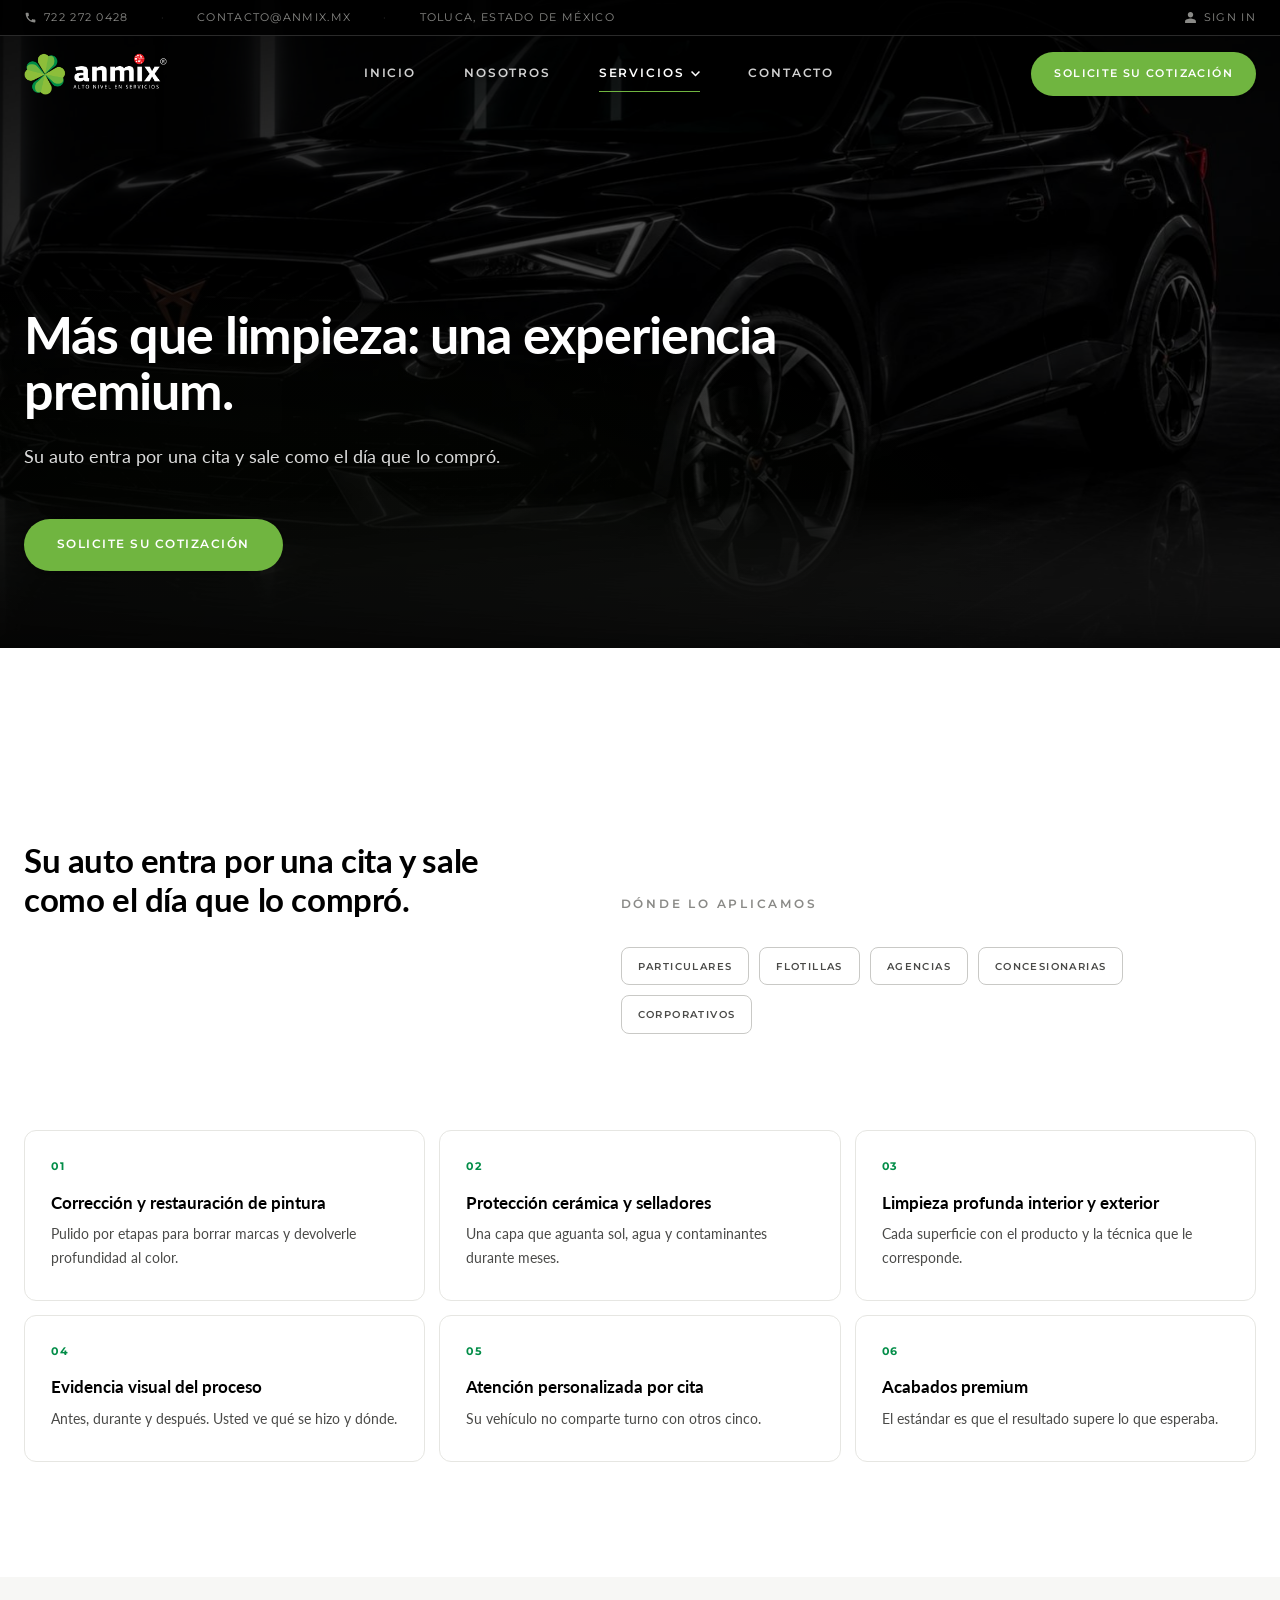
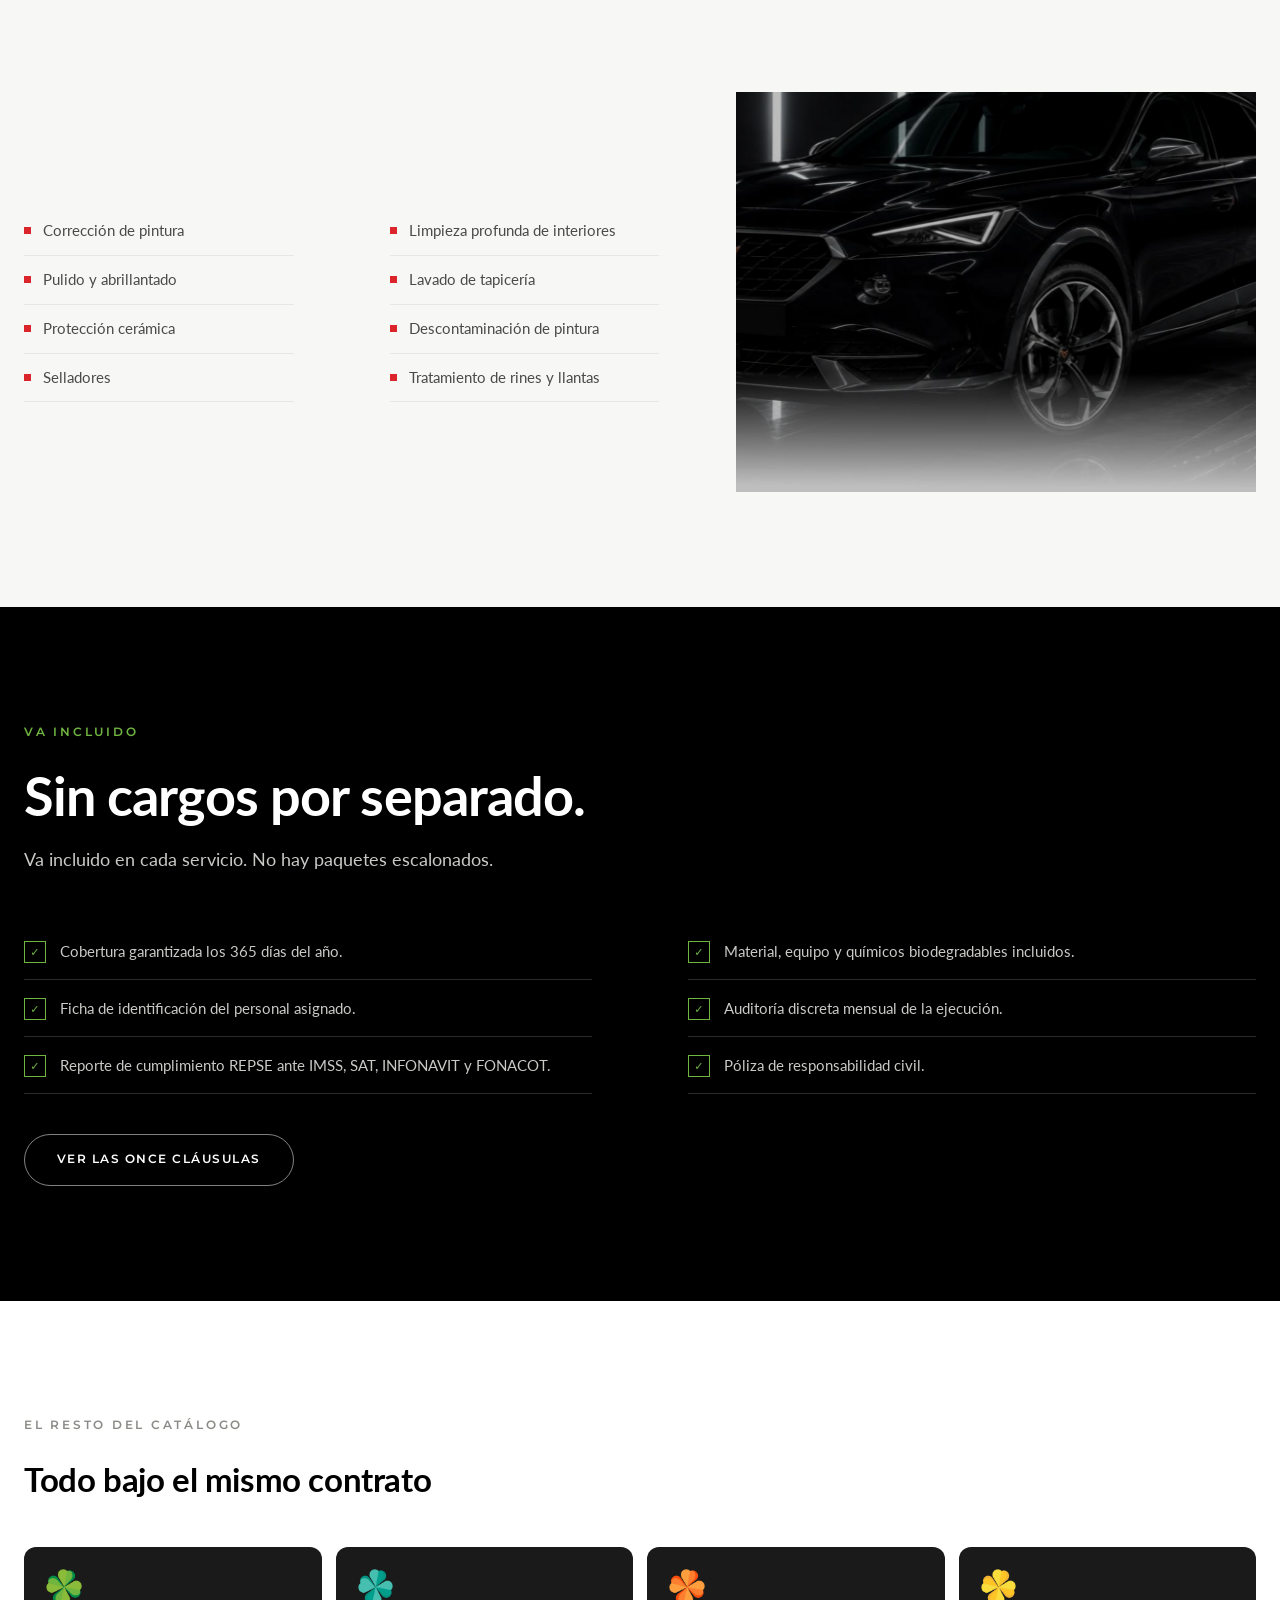
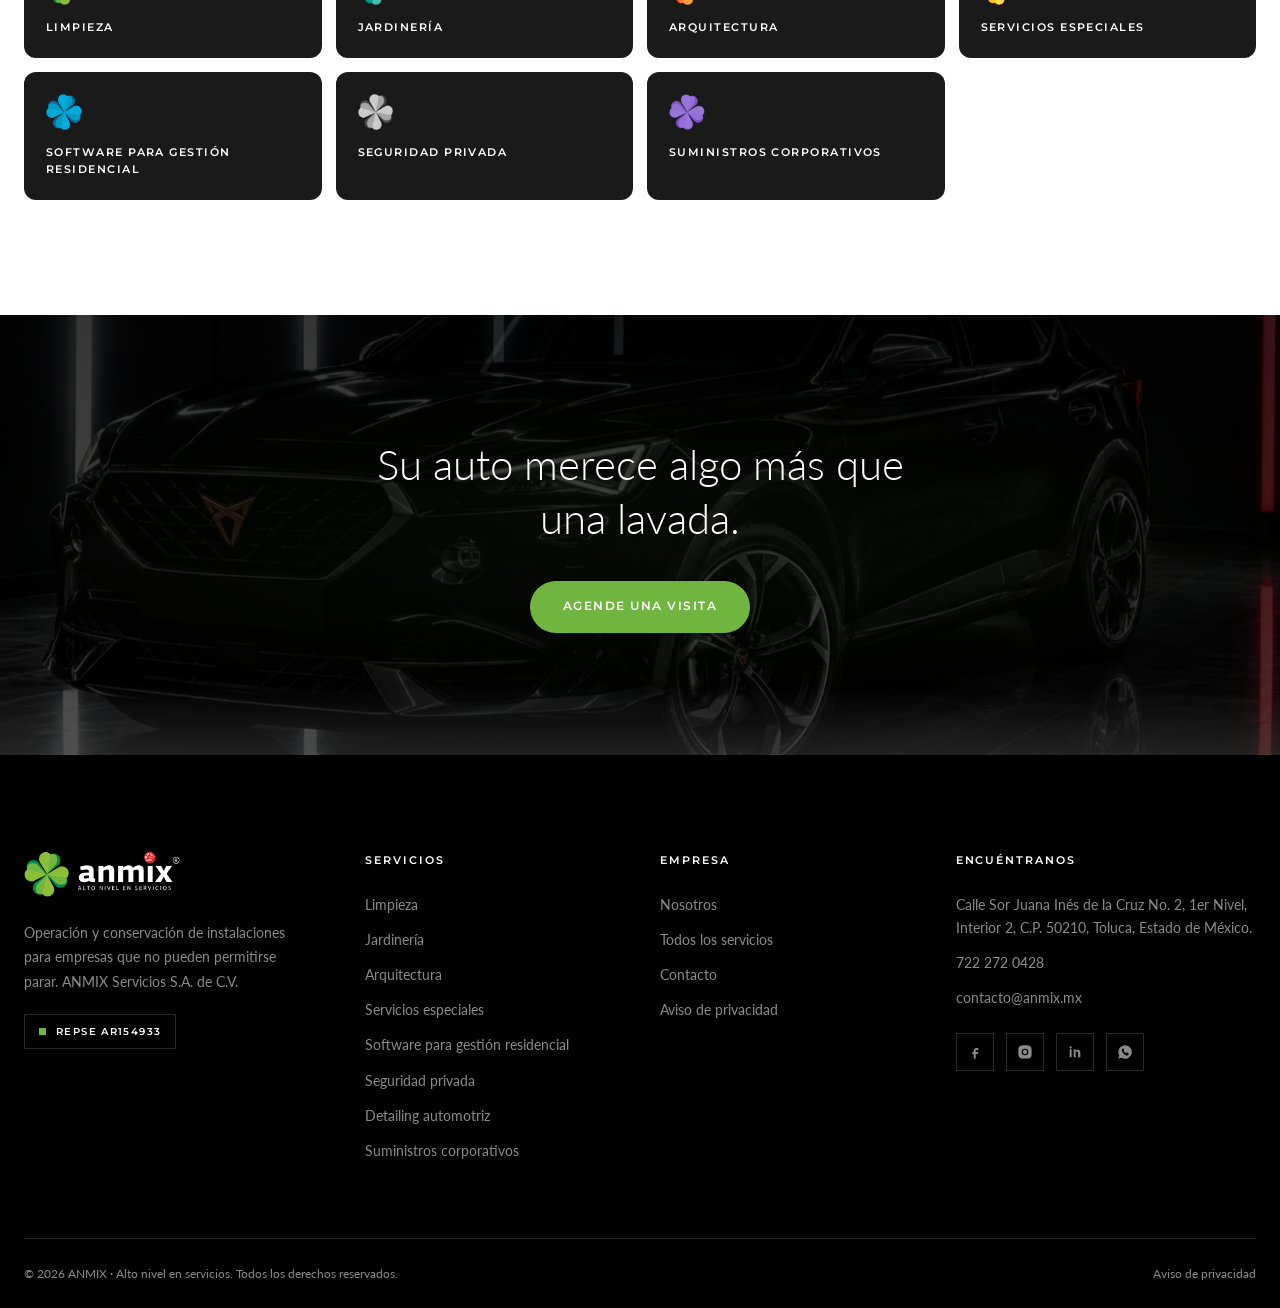
<file: servicio-detailing-automotriz.html>
<!DOCTYPE html>
<html lang="es">
<head>
<meta charset="utf-8">
<meta name="viewport" content="width=device-width, initial-scale=1">
<meta name="robots" content="noindex, nofollow">
<title>Detailing automotriz · ANMIX</title>
<meta name="description" content="Su auto entra por una cita y sale como el día que lo compró.">
<link rel="preconnect" href="https://fonts.googleapis.com">
<link rel="preconnect" href="https://fonts.gstatic.com" crossorigin>
<link href="https://fonts.googleapis.com/css2?family=Lato:wght@300;400;700;900&family=Montserrat:wght@500;600;700&display=swap" rel="stylesheet">
<link rel="stylesheet" href="assets/css/anmix.css">
</head>
<body>

<svg class="ico-sprite" aria-hidden="true" focusable="false" style="position:absolute;width:0;height:0;overflow:hidden"><symbol id="ic-1" viewBox="0 0 750 757.92"><defs><clipPath id="ic1-10d8efd47b"><path d="M 35 18.757812 L 322 18.757812 L 322 248 L 35 248 Z M 35 18.757812 " clip-rule="nonzero"/></clipPath><clipPath id="ic1-80f53e1c07"><path d="M 100 507 L 378 507 L 378 731.179688 L 100 731.179688 Z M 100 507 " clip-rule="nonzero"/></clipPath></defs><path fill="currentColor" d="M 667.132812 404 L 592.390625 404 C 587.691406 404 584.277344 400.582031 584.277344 395.886719 C 584.277344 391.1875 587.691406 387.34375 592.390625 387.34375 L 667.132812 387.34375 C 673.539062 387.34375 678.664062 382.21875 678.664062 376.238281 L 678.664062 363 C 678.664062 356.59375 673.539062 351.46875 667.132812 351.46875 L 301.964844 351.46875 C 295.984375 351.46875 290.859375 356.59375 290.859375 363 L 290.859375 376.238281 C 290.859375 382.21875 295.984375 387.34375 301.964844 387.34375 L 456.144531 387.34375 C 460.84375 387.34375 464.261719 391.1875 464.261719 395.886719 C 464.261719 400.582031 460.84375 404 456.144531 404 L 301.964844 404 C 286.585938 404 274.203125 391.613281 274.203125 376.238281 L 274.203125 363 C 274.203125 347.625 286.585938 334.808594 301.964844 334.808594 L 667.132812 334.808594 C 682.507812 334.808594 695.320312 347.625 695.320312 363 L 695.320312 376.238281 C 695.320312 391.613281 682.507812 404 667.132812 404 Z M 667.132812 404 " fill-opacity="1" fill-rule="evenodd"/><path fill="currentColor" d="M 603.066406 726.886719 L 372.007812 726.886719 C 346.808594 726.886719 326.734375 707.667969 324.171875 680.761719 L 298.121094 396.738281 C 297.691406 392.042969 301.109375 387.769531 305.378906 387.34375 C 310.078125 386.917969 314.347656 390.332031 314.777344 395.03125 L 340.828125 679.050781 C 342.539062 694.855469 353.640625 710.230469 372.007812 710.230469 L 603.066406 710.230469 C 619.296875 710.230469 632.539062 697.417969 633.820312 679.480469 L 654.746094 395.03125 C 655.175781 390.761719 659.019531 386.917969 663.714844 387.34375 C 668.414062 387.769531 671.832031 391.613281 671.402344 396.3125 L 650.476562 680.761719 C 648.339844 707.242188 627.839844 726.886719 603.066406 726.886719 Z M 603.066406 726.886719 " fill-opacity="1" fill-rule="evenodd"/><g clip-path="url(#ic1-10d8efd47b)"><path fill="currentColor" d="M 97.808594 247.253906 C 88.839844 247.253906 80.726562 242.558594 76.453125 234.867188 L 39.296875 170.378906 C 39.296875 170.378906 38.871094 170.378906 38.871094 170.378906 C 32.464844 158.84375 36.734375 143.898438 48.265625 137.0625 L 246.867188 22.171875 C 250.710938 20.039062 254.980469 18.757812 259.253906 18.757812 C 268.222656 18.757812 276.335938 23.453125 280.609375 31.144531 L 317.765625 95.207031 C 324.597656 107.167969 320.328125 122.113281 308.796875 129.375 L 109.769531 244.265625 C 105.925781 245.972656 102.082031 247.253906 97.808594 247.253906 Z M 53.820312 162.261719 L 90.550781 226.328125 C 92.257812 228.890625 94.820312 230.597656 97.808594 230.597656 C 99.089844 230.597656 100.371094 230.171875 101.652344 229.742188 L 300.253906 114.855469 C 304.097656 112.71875 305.378906 107.59375 303.246094 103.75 L 266.085938 39.683594 C 266.085938 39.257812 266.085938 39.257812 266.085938 39.257812 C 264.804688 37.121094 262.242188 35.839844 259.253906 35.839844 C 257.972656 35.839844 256.691406 35.839844 255.410156 36.695312 L 56.808594 151.585938 C 52.964844 153.71875 51.683594 158.417969 53.820312 162.261719 Z M 53.820312 162.261719 " fill-opacity="1" fill-rule="evenodd"/></g><path fill="currentColor" d="M 222.949219 286.976562 C 219.960938 286.976562 216.96875 285.265625 215.6875 282.703125 L 167.855469 200.699219 C 167 198.566406 166.574219 196.429688 167.425781 194.292969 C 167.855469 192.160156 169.136719 190.023438 171.269531 189.167969 L 230.636719 155 C 234.910156 152.4375 240.035156 154.148438 242.167969 157.992188 L 289.578125 239.992188 C 290.859375 242.128906 291.285156 244.265625 290.429688 246.402344 C 290.003906 248.535156 288.722656 250.671875 286.585938 251.527344 L 226.792969 285.695312 C 225.511719 286.546875 224.230469 286.976562 222.949219 286.976562 Z M 186.644531 199.417969 L 225.9375 267.328125 L 271.210938 241.277344 L 231.917969 173.367188 Z M 186.644531 199.417969 " fill-opacity="1" fill-rule="evenodd"/><path fill="currentColor" d="M 283.171875 365.132812 C 280.609375 365.132812 277.617188 363.425781 275.910156 360.863281 L 227.222656 275.871094 C 225.085938 272.027344 226.367188 266.902344 230.210938 264.765625 C 234.480469 262.203125 239.605469 263.910156 241.742188 267.753906 L 290.429688 352.320312 C 292.992188 356.59375 291.710938 361.71875 287.441406 363.851562 C 286.160156 364.707031 284.878906 365.132812 283.171875 365.132812 Z M 317.765625 341.214844 C 314.777344 341.214844 311.785156 339.507812 310.503906 336.945312 L 263.097656 255.371094 C 260.960938 251.097656 262.242188 245.972656 266.085938 243.839844 C 270.359375 241.277344 275.484375 242.984375 277.617188 246.828125 L 324.597656 328.832031 C 327.160156 332.675781 325.878906 337.800781 321.609375 339.933594 C 320.328125 340.789062 319.046875 341.214844 317.765625 341.214844 Z M 317.765625 341.214844 " fill-opacity="1" fill-rule="evenodd"/><path fill="currentColor" d="M 57.664062 194.292969 C 54.671875 194.292969 52.109375 192.585938 50.402344 190.023438 C 48.265625 186.179688 49.546875 181.054688 53.390625 178.492188 L 280.609375 47.800781 C 284.453125 45.238281 289.578125 46.945312 291.710938 50.789062 C 294.273438 54.632812 292.566406 59.757812 288.722656 62.320312 L 61.933594 193.011719 C 60.652344 193.867188 58.945312 194.292969 57.664062 194.292969 Z M 57.664062 194.292969 " fill-opacity="1" fill-rule="evenodd"/><path fill="currentColor" d="M 72.183594 219.492188 C 69.195312 219.492188 66.632812 217.785156 64.921875 215.222656 C 62.789062 210.953125 64.070312 206.253906 67.914062 203.691406 L 295.128906 72.570312 C 298.972656 70.4375 304.097656 71.71875 306.234375 75.988281 C 308.796875 79.832031 307.515625 84.957031 303.246094 87.09375 L 76.453125 218.210938 C 75.171875 219.066406 73.464844 219.492188 72.183594 219.492188 Z M 72.183594 219.492188 " fill-opacity="1" fill-rule="evenodd"/><path fill="currentColor" d="M 199.03125 245.972656 C 196.042969 245.972656 193.480469 244.691406 191.769531 241.703125 C 189.636719 237.859375 190.917969 232.734375 194.761719 230.597656 L 254.554688 196.003906 C 258.398438 193.441406 263.523438 194.722656 266.085938 198.992188 C 268.222656 202.835938 266.941406 207.960938 263.097656 210.097656 L 203.304688 244.691406 C 202.023438 245.546875 200.3125 245.972656 199.03125 245.972656 Z M 199.03125 245.972656 " fill-opacity="1" fill-rule="evenodd"/><g clip-path="url(#ic1-80f53e1c07)"><path fill="currentColor" d="M 347.664062 731.15625 C 332.714844 731.15625 318.621094 726.460938 307.089844 717.492188 C 295.554688 726.460938 281.035156 731.15625 266.085938 731.15625 C 247.292969 731.15625 229.355469 723.042969 216.96875 708.949219 C 204.15625 723.042969 186.644531 731.15625 167.425781 731.15625 C 130.695312 731.15625 100.371094 701.261719 100.371094 664.53125 C 100.371094 631.21875 125.570312 603.457031 157.605469 598.757812 C 154.1875 591.070312 152.90625 582.527344 152.90625 573.984375 C 152.90625 537.253906 182.375 507.785156 219.105469 507.785156 C 240.035156 507.785156 259.679688 517.609375 272.066406 533.839844 C 281.460938 529.140625 291.285156 527.003906 301.535156 527.003906 C 309.222656 527.003906 316.058594 527.859375 322.035156 530.421875 C 326.308594 532.128906 328.871094 536.828125 327.160156 541.097656 C 325.453125 545.371094 320.328125 547.503906 316.058594 545.796875 C 312.214844 544.089844 307.515625 543.660156 301.535156 543.660156 C 292.140625 543.660156 282.742188 546.222656 274.203125 551.777344 C 272.066406 553.058594 269.929688 553.484375 267.796875 553.058594 C 265.234375 552.203125 263.523438 550.921875 262.242188 548.785156 C 253.273438 533.839844 237.042969 524.441406 219.105469 524.441406 C 191.769531 524.441406 169.5625 546.652344 169.5625 573.984375 C 169.5625 583.808594 172.550781 593.632812 178.105469 602.175781 C 180.238281 605.164062 179.8125 609.007812 177.675781 611.996094 C 175.542969 614.988281 172.125 615.839844 168.707031 614.988281 C 168.28125 614.988281 167.855469 614.988281 167.425781 614.988281 C 139.664062 614.988281 117.457031 637.195312 117.457031 664.53125 C 117.457031 692.292969 139.664062 714.5 167.425781 714.5 C 184.511719 714.5 200.3125 705.53125 209.710938 690.582031 C 211.417969 688.019531 213.980469 686.738281 216.96875 686.738281 C 219.960938 686.738281 222.523438 688.019531 224.230469 690.582031 C 233.199219 705.53125 249.003906 714.5 266.085938 714.5 C 279.328125 714.5 292.140625 709.375 301.109375 700.40625 C 304.527344 696.988281 309.652344 696.988281 313.066406 700.40625 C 322.035156 709.375 334.421875 714.5 347.664062 714.5 C 353.214844 714.5 359.195312 713.21875 366.027344 711.085938 C 370.300781 709.375 374.996094 711.511719 376.707031 715.78125 C 378.414062 720.054688 376.277344 724.75 372.007812 726.460938 C 363.464844 729.875 355.351562 731.15625 347.664062 731.15625 Z M 347.664062 731.15625 " fill-opacity="1" fill-rule="evenodd"/></g><path fill="currentColor" d="M 74.320312 461.230469 C 57.664062 461.230469 44.421875 447.992188 44.421875 431.335938 C 44.421875 415.105469 57.664062 401.4375 74.320312 401.4375 C 90.550781 401.4375 103.789062 415.105469 103.789062 431.335938 C 103.789062 447.992188 90.550781 461.230469 74.320312 461.230469 Z M 74.320312 418.523438 C 67.058594 418.523438 61.078125 424.074219 61.078125 431.335938 C 61.078125 438.59375 66.632812 444.574219 74.320312 444.574219 C 81.578125 444.574219 87.132812 438.59375 87.132812 431.335938 C 87.132812 424.074219 81.578125 418.523438 74.320312 418.523438 Z M 74.320312 418.523438 " fill-opacity="1" fill-rule="evenodd"/><path fill="currentColor" d="M 123.007812 558.609375 C 106.351562 558.609375 93.113281 545.371094 93.113281 528.714844 C 93.113281 512.054688 106.351562 498.816406 123.007812 498.816406 C 139.664062 498.816406 152.90625 512.484375 152.90625 528.714844 C 152.90625 545.371094 139.664062 558.609375 123.007812 558.609375 Z M 123.007812 515.472656 C 115.746094 515.472656 109.769531 521.453125 109.769531 528.714844 C 109.769531 535.972656 115.746094 541.953125 123.007812 541.953125 C 130.269531 541.953125 136.25 535.972656 136.25 528.714844 C 136.25 521.453125 130.269531 515.472656 123.007812 515.472656 Z M 123.007812 515.472656 " fill-opacity="1" fill-rule="evenodd"/><path fill="currentColor" d="M 557.367188 590.640625 L 490.742188 590.640625 C 466.824219 590.640625 447.605469 571.421875 447.605469 547.503906 L 447.605469 485.148438 L 410.875 506.503906 C 398.488281 512.910156 383.539062 508.640625 376.707031 497.109375 C 376.707031 497.109375 376.707031 496.679688 376.277344 496.679688 L 375.851562 495.828125 C 369.871094 483.867188 373.714844 469.347656 385.675781 462.511719 L 447.605469 426.636719 L 447.605469 343.351562 C 447.605469 338.652344 451.449219 334.808594 456.144531 334.808594 C 460.84375 334.808594 464.261719 338.652344 464.261719 343.351562 L 464.261719 431.761719 C 464.261719 434.75 462.980469 437.3125 460.417969 439.023438 L 393.789062 477.035156 C 389.945312 479.167969 388.664062 484.292969 390.800781 488.140625 C 390.800781 488.566406 390.800781 488.566406 390.800781 488.566406 L 391.226562 488.992188 C 393.363281 492.835938 398.914062 494.117188 402.757812 491.984375 L 451.875 463.367188 C 454.4375 461.660156 457.425781 461.660156 460.417969 463.367188 C 462.980469 464.648438 464.261719 467.636719 464.261719 470.628906 L 464.261719 547.503906 C 464.261719 562.027344 476.21875 573.984375 490.742188 573.984375 L 557.367188 573.984375 C 571.890625 573.984375 584.277344 562.027344 584.277344 547.503906 L 584.277344 343.351562 C 584.277344 338.652344 587.691406 334.808594 592.390625 334.808594 C 597.089844 334.808594 600.933594 338.652344 600.933594 343.351562 L 600.933594 547.503906 C 600.933594 570.996094 580.859375 590.640625 557.367188 590.640625 Z M 557.367188 590.640625 " fill-opacity="1" fill-rule="evenodd"/><path fill="currentColor" d="M 490.742188 590.640625 C 486.042969 590.640625 482.199219 586.796875 482.199219 582.101562 L 482.199219 532.128906 C 482.199219 527.433594 486.042969 524.015625 490.742188 524.015625 C 495.4375 524.015625 498.855469 527.433594 498.855469 532.128906 L 498.855469 582.101562 C 498.855469 586.796875 495.4375 590.640625 490.742188 590.640625 Z M 490.742188 590.640625 " fill-opacity="1" fill-rule="evenodd"/><path fill="currentColor" d="M 524.054688 590.640625 C 519.355469 590.640625 515.941406 586.796875 515.941406 582.101562 L 515.941406 532.128906 C 515.941406 527.433594 519.355469 524.015625 524.054688 524.015625 C 528.753906 524.015625 532.597656 527.433594 532.597656 532.128906 L 532.597656 582.101562 C 532.597656 586.796875 528.753906 590.640625 524.054688 590.640625 Z M 524.054688 590.640625 " fill-opacity="1" fill-rule="evenodd"/><path fill="currentColor" d="M 557.367188 590.640625 C 552.671875 590.640625 549.253906 586.796875 549.253906 582.101562 L 549.253906 532.128906 C 549.253906 527.433594 552.671875 524.015625 557.367188 524.015625 C 562.066406 524.015625 565.910156 527.433594 565.910156 532.128906 L 565.910156 582.101562 C 565.910156 586.796875 562.066406 590.640625 557.367188 590.640625 Z M 557.367188 590.640625 " fill-opacity="1" fill-rule="evenodd"/><path fill="currentColor" d="M 494.585938 342.496094 C 489.886719 342.496094 486.042969 338.652344 486.042969 333.957031 L 486.042969 198.566406 C 486.042969 194.722656 482.625 191.304688 479.210938 191.304688 L 392.082031 191.304688 C 388.238281 191.304688 384.820312 194.722656 384.820312 198.566406 L 384.820312 333.957031 C 384.820312 338.652344 380.976562 342.496094 376.277344 342.496094 C 371.582031 342.496094 368.164062 338.652344 368.164062 333.957031 L 368.164062 198.566406 C 368.164062 185.324219 378.839844 174.648438 392.082031 174.648438 L 479.210938 174.648438 C 492.023438 174.648438 502.699219 185.753906 502.699219 198.566406 L 502.699219 333.957031 C 502.699219 338.652344 498.855469 342.496094 494.585938 342.496094 Z M 494.585938 342.496094 " fill-opacity="1" fill-rule="evenodd"/><path fill="currentColor" d="M 465.113281 191.304688 C 460.84375 191.304688 457 187.460938 457 183.191406 L 457 126.386719 C 457 125.957031 456.144531 125.105469 455.71875 125.105469 L 415.570312 125.105469 C 414.71875 125.105469 414.289062 125.957031 414.289062 126.386719 L 414.289062 183.191406 C 414.289062 187.460938 410.445312 191.304688 406.175781 191.304688 C 401.476562 191.304688 397.632812 187.460938 397.632812 183.191406 L 397.632812 126.386719 C 397.632812 116.5625 405.75 108.449219 415.570312 108.449219 L 455.71875 108.449219 C 465.113281 108.449219 473.65625 116.5625 473.65625 126.386719 L 473.65625 183.191406 C 473.65625 187.460938 469.8125 191.304688 465.113281 191.304688 Z M 465.113281 191.304688 " fill-opacity="1" fill-rule="evenodd"/><path fill="currentColor" d="M 447.605469 125.105469 C 442.90625 125.105469 439.488281 121.261719 439.488281 116.5625 L 439.488281 74.707031 C 439.488281 70.007812 442.90625 66.164062 447.605469 66.164062 C 452.300781 66.164062 456.144531 70.007812 456.144531 74.707031 L 456.144531 116.5625 C 456.144531 121.261719 452.300781 125.105469 447.605469 125.105469 Z M 423.257812 125.105469 C 418.5625 125.105469 414.71875 121.261719 414.71875 116.5625 L 414.71875 74.707031 C 414.71875 70.007812 418.5625 66.164062 423.257812 66.164062 C 427.53125 66.164062 431.375 70.007812 431.375 74.707031 L 431.375 116.5625 C 431.375 121.261719 427.53125 125.105469 423.257812 125.105469 Z M 423.257812 125.105469 " fill-opacity="1" fill-rule="evenodd"/><path fill="currentColor" d="M 552.242188 97.34375 C 551.390625 97.34375 550.535156 96.914062 549.679688 96.914062 L 482.625 82.820312 L 395.070312 82.820312 C 387.808594 82.820312 382.257812 77.269531 382.257812 70.4375 L 382.257812 44.808594 C 382.257812 37.976562 388.238281 32.425781 395.070312 32.425781 L 483.054688 32.425781 C 483.90625 32.425781 484.335938 32.425781 484.761719 32.425781 L 552.671875 46.519531 C 561.640625 48.226562 567.617188 54.632812 567.617188 62.320312 L 567.617188 80.6875 C 567.617188 89.65625 560.359375 97.34375 552.242188 97.34375 Z M 398.914062 66.164062 L 483.480469 66.164062 C 484.335938 66.164062 484.761719 66.164062 485.1875 66.164062 L 550.960938 80.257812 L 550.960938 63.175781 C 550.535156 63.175781 550.109375 62.746094 549.679688 62.746094 L 482.199219 49.082031 L 398.914062 49.082031 Z M 398.914062 66.164062 " fill-opacity="1" fill-rule="evenodd"/><path fill="currentColor" d="M 571.460938 230.171875 C 547.117188 230.171875 527.042969 210.097656 527.042969 185.324219 C 527.042969 160.554688 547.117188 140.480469 571.460938 140.480469 C 596.660156 140.480469 616.734375 160.554688 616.734375 185.324219 C 616.734375 210.097656 596.660156 230.171875 571.460938 230.171875 Z M 571.460938 157.136719 C 556.085938 157.136719 543.699219 169.949219 543.699219 185.324219 C 543.699219 201.128906 556.085938 213.515625 571.460938 213.515625 C 587.265625 213.515625 600.078125 201.128906 600.078125 185.324219 C 600.078125 169.523438 587.691406 157.136719 571.460938 157.136719 Z M 571.460938 157.136719 " fill-opacity="1" fill-rule="evenodd"/><path fill="currentColor" d="M 648.765625 133.21875 C 631.257812 133.21875 617.164062 119.550781 617.164062 102.042969 C 617.164062 84.53125 631.257812 70.4375 648.765625 70.4375 C 666.277344 70.4375 679.945312 84.53125 679.945312 102.042969 C 679.945312 119.125 666.277344 133.21875 648.765625 133.21875 Z M 648.765625 87.09375 C 640.652344 87.09375 633.820312 93.925781 633.820312 102.042969 C 633.820312 110.15625 640.226562 116.5625 648.765625 116.5625 C 656.882812 116.5625 663.289062 110.15625 663.289062 102.042969 C 663.289062 93.925781 656.882812 87.09375 648.765625 87.09375 Z M 648.765625 87.09375 " fill-opacity="1" fill-rule="evenodd"/><path fill="currentColor" d="M 673.113281 315.589844 C 648.765625 315.589844 627.839844 295.089844 627.839844 270.746094 C 627.839844 245.972656 648.339844 225.898438 673.113281 225.898438 C 697.457031 225.898438 717.53125 245.972656 717.53125 270.746094 C 717.53125 295.515625 697.457031 315.589844 673.113281 315.589844 Z M 673.113281 242.558594 C 657.308594 242.558594 644.496094 255.371094 644.496094 270.746094 C 644.496094 286.121094 657.738281 298.933594 673.113281 298.933594 C 688.488281 298.933594 700.875 286.121094 700.875 270.746094 C 700.875 255.371094 688.488281 242.558594 673.113281 242.558594 Z M 673.113281 242.558594 " fill-opacity="1" fill-rule="evenodd"/></symbol><symbol id="ic-2" viewBox="0 0 750 757.92"><defs><clipPath id="ic2-777816089e"><path d="M 187 375 L 203 375 L 203 731.28125 L 187 731.28125 Z M 187 375 " clip-rule="nonzero"/></clipPath><clipPath id="ic2-062671b7bd"><path d="M 395 41 L 731.320312 41 L 731.320312 317 L 395 317 Z M 395 41 " clip-rule="nonzero"/></clipPath><clipPath id="ic2-bed56443c9"><path d="M 19 715 L 731.320312 715 L 731.320312 731.28125 L 19 731.28125 Z M 19 715 " clip-rule="nonzero"/></clipPath><clipPath id="ic2-64aa13130a"><path d="M 531 501 L 547 501 L 547 731.28125 L 531 731.28125 Z M 531 501 " clip-rule="nonzero"/></clipPath></defs><g clip-path="url(#ic2-777816089e)"><path fill="currentColor" d="M 195.167969 731.285156 C 190.875 731.285156 187.390625 727.804688 187.390625 723.511719 L 187.390625 383.035156 C 187.390625 378.746094 190.871094 375.261719 195.164062 375.261719 C 199.464844 375.261719 202.941406 378.746094 202.941406 383.039062 L 202.941406 723.511719 C 202.941406 727.804688 199.457031 731.285156 195.167969 731.285156 Z M 195.167969 731.285156 " fill-opacity="1" fill-rule="evenodd"/></g><path fill="currentColor" d="M 195.167969 259.03125 C 165.601562 282.34375 148.105469 318.191406 148.105469 356.03125 C 148.109375 393.859375 165.601562 429.707031 195.164062 453.015625 C 224.730469 429.707031 242.222656 393.859375 242.222656 356.03125 C 242.222656 318.191406 224.726562 282.34375 195.167969 259.03125 Z M 195.167969 470.527344 C 193.582031 470.527344 191.992188 470.042969 190.644531 469.070312 C 154.28125 443.023438 132.554688 400.757812 132.554688 356.03125 C 132.558594 311.289062 154.277344 269.027344 190.644531 242.976562 C 193.355469 241.050781 196.996094 241.050781 199.699219 242.976562 C 236.070312 269.027344 257.773438 311.289062 257.773438 356.03125 C 257.78125 400.757812 236.066406 443.023438 199.699219 469.070312 C 198.339844 470.042969 196.753906 470.527344 195.167969 470.527344 Z M 195.167969 470.527344 " fill-opacity="1" fill-rule="evenodd"/><path fill="currentColor" d="M 245.644531 637.054688 C 268.402344 645.496094 293.996094 643.4375 315.167969 631.207031 C 336.339844 618.996094 350.921875 597.855469 354.988281 573.929688 C 332.230469 565.472656 306.648438 567.546875 285.457031 579.777344 C 264.289062 591.992188 249.707031 613.128906 245.644531 637.054688 Z M 274.175781 657.710938 C 260.46875 657.710938 246.726562 654.84375 233.945312 649.042969 C 230.902344 647.667969 229.085938 644.507812 229.410156 641.203125 C 232.476562 609.988281 250.519531 581.980469 277.683594 566.296875 C 304.851562 550.617188 338.121094 548.996094 366.699219 561.941406 C 369.726562 563.316406 371.542969 566.476562 371.21875 569.78125 C 368.160156 600.996094 350.109375 629.003906 322.945312 644.6875 C 307.949219 653.335938 291.082031 657.710938 274.175781 657.710938 Z M 274.175781 657.710938 " fill-opacity="1" fill-rule="evenodd"/><path fill="currentColor" d="M 195.183594 673.976562 C 192.496094 673.976562 189.867188 672.582031 188.441406 670.085938 C 186.292969 666.363281 187.566406 661.613281 191.277344 659.460938 L 288.929688 603.085938 C 292.640625 600.949219 297.398438 602.214844 299.539062 605.9375 C 301.691406 609.664062 300.410156 614.410156 296.703125 616.566406 L 199.054688 672.9375 C 197.839844 673.636719 196.492188 673.976562 195.183594 673.976562 Z M 195.183594 673.976562 " fill-opacity="1" fill-rule="evenodd"/><path fill="currentColor" d="M 35.367188 573.925781 C 39.414062 597.855469 54.003906 618.992188 75.179688 631.207031 C 96.351562 643.4375 121.945312 645.511719 144.6875 637.054688 C 140.644531 613.128906 126.042969 591.988281 104.871094 579.773438 C 83.703125 567.546875 58.105469 565.488281 35.367188 573.925781 Z M 116.164062 657.710938 C 99.265625 657.710938 82.402344 653.335938 67.402344 644.683594 C 40.234375 629.003906 22.1875 600.996094 19.113281 569.78125 C 18.789062 566.476562 20.617188 563.316406 23.648438 561.941406 C 52.226562 548.996094 85.480469 550.617188 112.644531 566.296875 C 139.820312 581.976562 157.859375 609.988281 160.921875 641.203125 C 161.265625 644.507812 159.429688 647.667969 156.402344 649.042969 C 143.601562 654.84375 129.867188 657.710938 116.164062 657.710938 Z M 116.164062 657.710938 " fill-opacity="1" fill-rule="evenodd"/><path fill="currentColor" d="M 195.167969 673.976562 C 193.84375 673.976562 192.507812 673.636719 191.277344 672.9375 L 93.648438 616.566406 C 89.921875 614.410156 88.65625 609.664062 90.792969 605.9375 C 92.953125 602.230469 97.695312 600.949219 101.421875 603.085938 L 199.054688 659.460938 C 202.78125 661.613281 204.042969 666.363281 201.90625 670.085938 C 200.460938 672.582031 197.855469 673.976562 195.167969 673.976562 Z M 195.167969 673.976562 " fill-opacity="1" fill-rule="evenodd"/><path fill="currentColor" d="M 245.644531 518.476562 C 268.402344 526.914062 293.996094 524.859375 315.167969 512.628906 C 336.339844 500.398438 350.921875 479.273438 354.988281 455.347656 C 332.230469 446.890625 306.632812 448.964844 285.457031 461.179688 C 264.289062 473.410156 249.707031 494.535156 245.644531 518.476562 Z M 274.175781 539.128906 C 260.46875 539.128906 246.726562 536.261719 233.945312 530.464844 C 230.902344 529.085938 229.085938 525.925781 229.410156 522.605469 C 232.476562 491.40625 250.519531 463.398438 277.683594 447.71875 C 304.851562 432.035156 338.121094 430.402344 366.699219 443.359375 C 369.726562 444.738281 371.542969 447.878906 371.21875 451.199219 C 368.160156 482.417969 350.109375 510.410156 322.945312 526.089844 C 307.949219 534.757812 291.082031 539.128906 274.175781 539.128906 Z M 274.175781 539.128906 " fill-opacity="1" fill-rule="evenodd"/><path fill="currentColor" d="M 195.183594 555.394531 C 192.496094 555.394531 189.867188 554 188.441406 551.507812 C 186.292969 547.78125 187.566406 543.035156 191.277344 540.878906 L 288.929688 484.507812 C 292.640625 482.351562 297.398438 483.632812 299.539062 487.359375 C 301.691406 491.066406 300.410156 495.828125 296.703125 497.96875 L 199.054688 554.339844 C 197.839844 555.054688 196.492188 555.394531 195.183594 555.394531 Z M 195.183594 555.394531 " fill-opacity="1" fill-rule="evenodd"/><path fill="currentColor" d="M 35.367188 455.351562 C 39.414062 479.277344 54.003906 500.402344 75.179688 512.632812 C 96.351562 524.863281 121.945312 526.917969 144.6875 518.480469 C 140.644531 494.535156 126.042969 473.414062 104.871094 461.183594 C 83.703125 448.96875 58.105469 446.894531 35.367188 455.351562 Z M 116.164062 539.132812 C 99.265625 539.132812 82.402344 534.757812 67.402344 526.09375 C 40.234375 510.410156 22.1875 482.417969 19.113281 451.203125 C 18.789062 447.882812 20.617188 444.742188 23.648438 443.363281 C 52.214844 430.402344 85.480469 432.039062 112.644531 447.722656 C 139.820312 463.402344 157.859375 491.410156 160.921875 522.609375 C 161.265625 525.929688 159.429688 529.089844 156.402344 530.464844 C 143.601562 536.265625 129.867188 539.132812 116.164062 539.132812 Z M 116.164062 539.132812 " fill-opacity="1" fill-rule="evenodd"/><path fill="currentColor" d="M 195.167969 555.394531 C 193.84375 555.394531 192.507812 555.054688 191.277344 554.339844 L 93.648438 497.96875 C 89.921875 495.828125 88.65625 491.066406 90.792969 487.359375 C 92.953125 483.632812 97.695312 482.351562 101.421875 484.507812 L 199.054688 540.878906 C 202.78125 543.035156 204.042969 547.78125 201.90625 551.507812 C 200.460938 554 197.855469 555.394531 195.167969 555.394531 Z M 195.167969 555.394531 " fill-opacity="1" fill-rule="evenodd"/><g clip-path="url(#ic2-062671b7bd)"><path fill="currentColor" d="M 596.632812 316.765625 C 596.273438 316.765625 595.917969 316.765625 595.5625 316.75 C 588.613281 316.472656 582.554688 313.527344 578.050781 308.210938 L 537.492188 260.507812 C 537.332031 260.3125 537.210938 260.296875 536.96875 260.375 L 424.714844 300.875 C 420.660156 302.316406 416.203125 300.242188 414.746094 296.191406 C 413.292969 292.160156 415.378906 287.6875 419.425781 286.246094 L 531.703125 245.75 C 538.0625 243.464844 544.972656 245.296875 549.347656 250.429688 L 589.898438 298.152344 C 591.59375 300.128906 593.585938 301.101562 596.195312 301.214844 C 598.753906 301.3125 600.859375 300.519531 602.707031 298.671875 L 713.25 188.113281 C 715.097656 186.265625 715.90625 184.191406 715.808594 181.601562 C 715.703125 179.023438 714.707031 177.015625 712.695312 175.265625 L 578.460938 59.410156 C 575.070312 56.492188 569.902344 56.71875 566.695312 59.929688 L 474.523438 152.101562 C 471.289062 155.339844 470.992188 160.558594 473.871094 163.714844 L 500.832031 193.375 C 504.1875 197.054688 505.511719 202.074219 504.488281 207.113281 C 503.507812 212.039062 500.472656 215.992188 496 218.242188 L 406.519531 263.324219 C 402.683594 265.253906 398.011719 263.714844 396.082031 259.875 C 394.140625 256.035156 395.695312 251.371094 399.519531 249.425781 L 489.007812 204.359375 C 489.132812 204.296875 489.179688 204.246094 489.179688 204.246094 L 489.183594 204.246094 C 489.183594 204.246094 489.214844 204.179688 489.246094 204.035156 C 489.300781 203.824219 489.277344 203.726562 489.277344 203.726562 L 462.371094 174.179688 C 453.851562 164.800781 454.351562 150.285156 463.523438 141.101562 L 555.703125 48.929688 C 564.640625 39.984375 579.105469 39.421875 588.628906 47.648438 L 722.859375 163.488281 C 728.136719 168.039062 731.066406 174.082031 731.34375 180.96875 C 731.621094 187.917969 729.171875 194.1875 724.246094 199.109375 L 613.703125 309.652344 C 609.039062 314.320312 603.160156 316.765625 596.632812 316.765625 Z M 596.632812 316.765625 " fill-opacity="1" fill-rule="evenodd"/></g><path fill="currentColor" d="M 389.578125 286.925781 L 401.742188 312.050781 C 402.09375 312.78125 402.546875 313.121094 403.355469 313.265625 C 404.171875 313.394531 404.714844 313.21875 405.300781 312.636719 C 414.695312 303.0625 417.078125 288.515625 411.230469 276.429688 C 405.386719 264.34375 392.503906 257.203125 379.15625 258.644531 C 378.351562 258.722656 377.859375 259.046875 377.46875 259.761719 C 377.066406 260.488281 377.050781 261.058594 377.40625 261.800781 Z M 403.8125 328.851562 C 402.820312 328.851562 401.835938 328.769531 400.84375 328.609375 C 395.066406 327.652344 390.285156 324.085938 387.742188 318.824219 L 375.582031 293.699219 L 363.414062 268.574219 C 360.871094 263.308594 361.027344 257.347656 363.863281 252.226562 C 366.703125 247.109375 371.671875 243.804688 377.488281 243.171875 C 397.347656 241.050781 416.527344 251.675781 425.226562 269.660156 C 433.941406 287.640625 430.375 309.28125 416.398438 323.535156 C 413 326.988281 408.523438 328.851562 403.8125 328.851562 Z M 403.8125 328.851562 " fill-opacity="1" fill-rule="evenodd"/><path fill="currentColor" d="M 563.195312 286.523438 C 561.203125 286.523438 559.210938 285.761719 557.703125 284.238281 C 554.65625 281.207031 554.65625 276.285156 557.703125 273.253906 L 688.015625 142.933594 C 691.039062 139.902344 695.960938 139.902344 699.007812 142.933594 C 702.039062 145.976562 702.039062 150.902344 699.007812 153.929688 L 568.703125 284.238281 C 567.183594 285.761719 565.1875 286.523438 563.195312 286.523438 Z M 563.195312 286.523438 " fill-opacity="1" fill-rule="evenodd"/><path fill="currentColor" d="M 680.140625 144.664062 C 679.785156 144.664062 679.421875 144.632812 679.066406 144.585938 C 674.824219 144 671.839844 140.082031 672.425781 135.835938 C 677.414062 99.324219 664.828125 73.664062 650.441406 68.042969 C 640.417969 64.125 629.496094 69.679688 619.730469 83.707031 C 617.289062 87.222656 612.4375 88.097656 608.910156 85.636719 C 605.394531 83.191406 604.515625 78.332031 606.980469 74.816406 C 626.96875 46.125 647.996094 50.386719 656.09375 53.5625 C 680.285156 63.003906 693.320312 97.703125 687.828125 137.941406 C 687.300781 141.832031 683.957031 144.664062 680.140625 144.664062 Z M 704.449219 165.660156 C 703.722656 165.660156 702.976562 165.546875 702.230469 165.335938 C 698.117188 164.121094 695.765625 159.796875 696.984375 155.664062 C 714.191406 97.574219 692.023438 51.972656 662.429688 38.546875 C 639.625 28.210938 615.824219 38.15625 598.765625 65.144531 C 596.484375 68.789062 591.671875 69.859375 588.042969 67.574219 C 584.421875 65.273438 583.328125 60.480469 585.628906 56.851562 C 611.050781 16.609375 645.289062 13.695312 668.84375 24.386719 C 704.421875 40.519531 731.601562 93.558594 711.902344 160.085938 C 710.902344 163.472656 707.804688 165.660156 704.449219 165.660156 Z M 704.449219 165.660156 " fill-opacity="1" fill-rule="evenodd"/><path fill="currentColor" d="M 301.304688 392.285156 C 301.253906 392.285156 301.1875 392.285156 301.125 392.285156 C 296.832031 392.1875 293.429688 388.625 293.527344 384.332031 C 293.804688 372.800781 296.945312 356.875 303.328125 347.269531 C 305.710938 343.6875 310.535156 342.71875 314.117188 345.097656 C 317.699219 347.480469 318.667969 352.308594 316.285156 355.886719 C 312.4375 361.667969 309.335938 374.0625 309.078125 384.703125 C 308.984375 388.933594 305.511719 392.285156 301.304688 392.285156 Z M 301.304688 392.285156 " fill-opacity="1" fill-rule="evenodd"/><path fill="currentColor" d="M 326.625 327.457031 C 324.992188 327.457031 323.347656 326.9375 321.941406 325.871094 C 318.511719 323.292969 317.824219 318.417969 320.417969 314.984375 C 327.5 305.605469 335.902344 297.34375 345.394531 290.410156 C 348.863281 287.882812 353.722656 288.644531 356.265625 292.109375 C 358.792969 295.578125 358.03125 300.453125 354.5625 302.980469 C 346.304688 309.007812 338.980469 316.199219 332.828125 324.363281 C 331.304688 326.386719 328.972656 327.457031 326.625 327.457031 Z M 326.625 327.457031 " fill-opacity="1" fill-rule="evenodd"/><path fill="currentColor" d="M 329.050781 418.464844 C 328.992188 418.464844 328.921875 418.464844 328.855469 418.464844 C 324.566406 418.351562 321.160156 414.785156 321.277344 410.492188 C 321.519531 399.589844 323.269531 388.769531 326.460938 378.339844 C 327.722656 374.222656 332.0625 371.90625 336.179688 373.171875 C 340.285156 374.417969 342.59375 378.777344 341.332031 382.875 C 338.5625 391.960938 337.039062 401.375 336.8125 410.867188 C 336.71875 415.09375 333.246094 418.464844 329.050781 418.464844 Z M 329.050781 418.464844 " fill-opacity="1" fill-rule="evenodd"/><path fill="currentColor" d="M 349.550781 356.46875 C 347.988281 356.46875 346.417969 356.015625 345.054688 355.042969 C 341.558594 352.566406 340.714844 347.722656 343.191406 344.207031 C 350.730469 333.5625 359.878906 324.265625 370.40625 316.585938 C 373.875 314.058594 378.734375 314.820312 381.261719 318.289062 C 383.8125 321.753906 383.042969 326.613281 379.574219 329.15625 C 370.410156 335.832031 362.4375 343.914062 355.894531 353.179688 C 354.390625 355.335938 351.972656 356.46875 349.550781 356.46875 Z M 349.550781 356.46875 " fill-opacity="1" fill-rule="evenodd"/><g clip-path="url(#ic2-bed56443c9)"><path fill="currentColor" d="M 723.589844 731.269531 L 26.863281 731.269531 C 22.566406 731.269531 19.082031 727.800781 19.082031 723.492188 C 19.082031 719.199219 22.566406 715.71875 26.859375 715.71875 L 723.589844 715.71875 C 727.882812 715.71875 731.359375 719.199219 731.359375 723.492188 C 731.363281 727.800781 727.878906 731.269531 723.589844 731.269531 Z M 723.589844 731.269531 " fill-opacity="1" fill-rule="evenodd"/></g><g clip-path="url(#ic2-64aa13130a)"><path fill="currentColor" d="M 539.058594 731.285156 C 534.773438 731.285156 531.285156 727.804688 531.285156 723.511719 L 531.289062 509.585938 C 531.289062 505.292969 534.765625 501.808594 539.058594 501.808594 C 543.355469 501.808594 546.835938 505.292969 546.835938 509.585938 L 546.839844 723.511719 C 546.839844 727.804688 543.351562 731.285156 539.058594 731.285156 Z M 539.058594 731.285156 " fill-opacity="1" fill-rule="evenodd"/></g><path fill="currentColor" d="M 539.058594 422.707031 C 519.003906 439.167969 507.195312 463.933594 507.195312 490.046875 C 507.195312 516.175781 519.003906 540.945312 539.058594 557.40625 C 559.113281 540.945312 570.921875 516.175781 570.921875 490.046875 C 570.921875 463.933594 559.113281 439.167969 539.058594 422.707031 Z M 539.058594 574.980469 C 537.476562 574.980469 535.882812 574.492188 534.539062 573.523438 C 507.6875 554.292969 491.644531 523.09375 491.644531 490.046875 C 491.648438 457.019531 507.683594 425.820312 534.539062 406.589844 C 537.246094 404.644531 540.875 404.644531 543.59375 406.589844 C 570.441406 425.820312 586.472656 457.019531 586.472656 490.046875 C 586.480469 523.09375 570.4375 554.292969 543.59375 573.523438 C 542.238281 574.492188 540.648438 574.980469 539.058594 574.980469 Z M 539.058594 574.980469 " fill-opacity="1" fill-rule="evenodd"/><path fill="currentColor" d="M 582.621094 633.410156 C 600.976562 639.890625 621.480469 638.09375 638.488281 628.257812 C 655.503906 618.441406 667.308594 601.597656 670.871094 582.449219 C 652.523438 575.96875 632.027344 577.78125 615 587.601562 C 597.996094 597.417969 586.183594 614.261719 582.621094 633.410156 Z M 604.945312 652.769531 C 593.332031 652.769531 581.695312 650.339844 570.859375 645.429688 C 567.832031 644.054688 566 640.894531 566.324219 637.589844 C 568.933594 611.136719 584.222656 587.421875 607.226562 574.136719 C 630.246094 560.855469 658.429688 559.460938 682.632812 570.445312 C 685.660156 571.804688 687.476562 574.964844 687.152344 578.285156 C 684.5625 604.722656 669.269531 628.453125 646.265625 641.738281 C 633.554688 649.074219 619.261719 652.769531 604.945312 652.769531 Z M 604.945312 652.769531 " fill-opacity="1" fill-rule="evenodd"/><path fill="currentColor" d="M 539.078125 666.328125 C 536.390625 666.328125 533.757812 664.9375 532.316406 662.441406 C 530.183594 658.730469 531.457031 653.96875 535.167969 651.832031 L 616.589844 604.820312 C 620.3125 602.667969 625.074219 603.945312 627.210938 607.65625 C 629.367188 611.382812 628.085938 616.128906 624.375 618.28125 L 542.949219 665.292969 C 541.730469 666.003906 540.382812 666.328125 539.078125 666.328125 Z M 539.078125 666.328125 " fill-opacity="1" fill-rule="evenodd"/><path fill="currentColor" d="M 407.246094 582.449219 C 410.8125 601.597656 422.632812 618.445312 439.644531 628.261719 C 456.65625 638.078125 477.144531 639.890625 495.496094 633.414062 C 491.9375 614.265625 480.125 597.417969 463.117188 587.601562 C 446.109375 577.785156 425.613281 575.96875 407.246094 582.449219 Z M 473.183594 652.769531 C 458.855469 652.769531 444.566406 649.078125 431.867188 641.738281 C 408.851562 628.457031 393.554688 604.722656 390.964844 578.285156 C 390.640625 574.964844 392.453125 571.824219 395.484375 570.445312 C 419.691406 559.464844 447.871094 560.855469 470.890625 574.140625 C 493.914062 587.421875 509.1875 611.136719 511.792969 637.59375 C 512.121094 640.898438 510.289062 644.054688 507.257812 645.433594 C 496.421875 650.339844 484.789062 652.769531 473.183594 652.769531 Z M 473.183594 652.769531 " fill-opacity="1" fill-rule="evenodd"/><path fill="currentColor" d="M 539.058594 666.328125 C 537.734375 666.328125 536.402344 666.003906 535.171875 665.292969 L 453.757812 618.28125 C 450.03125 616.128906 448.765625 611.382812 450.902344 607.65625 C 453.0625 603.945312 457.804688 602.667969 461.53125 604.820312 L 542.953125 651.832031 C 546.679688 653.96875 547.9375 658.730469 545.796875 662.441406 C 544.359375 664.9375 541.75 666.328125 539.058594 666.328125 Z M 539.058594 666.328125 " fill-opacity="1" fill-rule="evenodd"/></symbol><symbol id="ic-3" viewBox="0 0 750 757.92"><defs><clipPath id="ic3-3f83e8967f"><path d="M 97 179.097656 L 538 179.097656 L 538 560.054688 L 97 560.054688 Z M 97 179.097656 " clip-rule="nonzero"/></clipPath><clipPath id="ic3-f959ebe7a4"><path d="M 494 321 L 731.21875 321 L 731.21875 560 L 494 560 Z M 494 321 " clip-rule="nonzero"/></clipPath><clipPath id="ic3-840c2b51c6"><path d="M 19 275 L 83 275 L 83 560.054688 L 19 560.054688 Z M 19 275 " clip-rule="nonzero"/></clipPath></defs><g clip-path="url(#ic3-3f83e8967f)"><path fill="currentColor" d="M 532.457031 235.542969 C 528.320312 235.339844 524.175781 235.183594 520.035156 235.183594 C 411.648438 235.167969 303.261719 235.171875 194.875 235.175781 L 184.871094 235.175781 C 184.871094 232.292969 184.789062 230.222656 184.882812 228.160156 C 185.363281 217.5625 183.449219 207.550781 177.570312 198.539062 C 167.269531 182.742188 148.261719 175.703125 129.410156 180.65625 C 112.09375 185.199219 98.789062 202.085938 98.015625 220.875 C 97.695312 228.675781 97.875 236.492188 97.875 244.304688 C 97.894531 330.535156 97.832031 416.765625 98.007812 502.996094 C 98.070312 534.433594 124.078125 560.074219 155.402344 560.109375 C 200.191406 560.164062 244.980469 560.152344 289.769531 560.164062 C 350.660156 560.179688 411.546875 560.175781 472.4375 560.226562 C 475.964844 560.226562 479.054688 559.832031 479.078125 555.410156 C 479.097656 550.96875 476.175781 549.917969 472.324219 549.984375 C 467.066406 550.078125 461.808594 550.007812 456.546875 550.007812 C 379.402344 550.003906 302.257812 550.03125 225.109375 549.96875 C 201.214844 549.945312 177.289062 550.378906 153.429688 549.34375 C 125.152344 548.117188 103.855469 519.011719 110.8125 491.914062 C 115.316406 474.363281 128.730469 465.785156 143.042969 466.753906 C 161.214844 467.988281 171.972656 480.738281 172.058594 498.929688 C 172.074219 502.089844 172.160156 505.296875 172.710938 508.394531 C 173.304688 511.714844 176.074219 513.640625 179.019531 512.707031 C 181.320312 511.972656 183.242188 509.464844 184.839844 507.371094 C 185.539062 506.449219 185.027344 504.589844 185.027344 503.15625 C 185.007812 419.953125 184.980469 336.746094 184.953125 253.542969 L 184.953125 246.410156 L 194.011719 246.410156 C 303.039062 246.410156 412.066406 246.433594 521.089844 246.328125 C 525.40625 246.324219 526.714844 247.40625 526.667969 251.882812 C 526.441406 274.835938 526.628906 297.789062 526.558594 320.742188 C 526.546875 324.632812 528.253906 327.132812 531.945312 327.226562 C 535.679688 327.324219 537.519531 324.839844 537.519531 320.96875 C 537.519531 294.351562 537.578125 267.730469 537.621094 241.113281 C 537.625 237.644531 535.902344 235.71875 532.457031 235.542969 Z M 173.78125 464.582031 L 173.78125 470.230469 C 155.183594 450.964844 128.449219 450.429688 109.253906 470.195312 C 109.085938 468.667969 108.847656 467.523438 108.847656 466.382812 C 108.84375 385.566406 108.824219 304.753906 108.894531 223.9375 C 108.910156 205.144531 123.433594 190.535156 141.699219 190.578125 C 159.742188 190.621094 173.765625 205.203125 173.765625 224.050781 C 173.789062 304.226562 173.78125 384.402344 173.78125 464.582031 Z M 173.78125 464.582031 " fill-opacity="1" fill-rule="nonzero"/></g><path fill="currentColor" d="M 459.925781 475.890625 C 458.332031 475.871094 456.738281 475.890625 455.144531 475.890625 C 449.96875 475.890625 444.792969 475.890625 439.632812 475.890625 L 439.632812 364.980469 C 444.214844 364.980469 448.226562 365.347656 452.121094 364.84375 C 454.464844 364.539062 457.613281 363.460938 458.65625 361.699219 C 460.410156 358.738281 457.839844 356.632812 455.261719 354.886719 C 422.171875 332.480469 389.101562 310.039062 356.097656 287.503906 C 352.53125 285.070312 349.511719 285.082031 346.074219 287.53125 C 339.980469 291.867188 333.765625 296.046875 327.578125 300.253906 C 301.117188 318.253906 274.605469 336.179688 248.265625 354.359375 C 246.46875 355.597656 244.621094 359.074219 245.15625 360.75 C 245.699219 362.4375 249.105469 363.882812 251.417969 364.183594 C 255.609375 364.722656 259.921875 364.335938 264.304688 364.335938 L 264.304688 475.839844 C 257.40625 475.839844 250.886719 475.753906 244.375 475.871094 C 241.085938 475.933594 238.960938 477.589844 238.855469 481.136719 C 238.742188 484.808594 240.96875 486.179688 244.238281 486.429688 C 245.03125 486.488281 245.832031 486.445312 246.628906 486.445312 C 302.5625 486.46875 358.492188 486.492188 414.429688 486.507812 C 429.566406 486.507812 444.703125 486.460938 459.84375 486.480469 C 463.269531 486.488281 465.4375 485.042969 465.515625 481.523438 C 465.59375 477.90625 463.640625 475.925781 459.925781 475.886719 Z M 373.542969 475.503906 L 330.277344 475.503906 L 330.277344 417.714844 L 373.542969 417.714844 Z M 428.109375 475.480469 L 385.148438 475.480469 L 385.148438 470.363281 C 385.148438 451.558594 385.167969 432.757812 385.148438 413.953125 C 385.140625 407.578125 384.332031 406.800781 377.976562 406.789062 C 360.449219 406.75 342.921875 406.722656 325.394531 406.691406 C 320.167969 406.679688 319.152344 407.753906 319.15625 413.230469 C 319.179688 432.191406 319.1875 451.152344 319.199219 470.117188 L 319.199219 475.550781 L 275.910156 475.550781 L 275.910156 365.019531 L 428.109375 365.019531 Z M 271.164062 353.695312 C 271.039062 353.355469 270.914062 353.015625 270.792969 352.675781 C 283.109375 344.308594 295.429688 335.949219 307.742188 327.574219 C 321.171875 318.441406 334.59375 309.300781 348.003906 300.140625 C 349.898438 298.847656 351.402344 297.9375 353.894531 299.636719 C 380.035156 317.488281 406.285156 335.179688 433.652344 353.695312 Z M 271.164062 353.695312 " fill-opacity="1" fill-rule="nonzero"/><g clip-path="url(#ic3-f959ebe7a4)"><path fill="currentColor" d="M 728.4375 549.953125 C 724.867188 545.6875 720.75 541.886719 716.820312 537.925781 C 646.132812 466.640625 575.453125 395.34375 504.640625 324.175781 C 503.066406 322.59375 499.695312 321.472656 497.71875 322.046875 C 496.253906 322.46875 494.855469 325.996094 494.84375 328.144531 C 494.671875 365.597656 494.71875 403.050781 494.726562 440.503906 C 494.730469 477.957031 494.75 515.410156 494.714844 552.863281 C 494.707031 558.96875 495.609375 559.960938 501.914062 559.960938 C 520.082031 559.960938 538.253906 559.980469 556.421875 559.976562 C 612.363281 559.972656 668.304688 559.996094 724.246094 559.824219 C 726.558594 559.816406 730.121094 558.480469 730.828125 556.804688 C 731.539062 555.113281 729.964844 551.777344 728.4375 549.953125 Z M 680.308594 548.90625 C 680.109375 545.554688 679.910156 542.136719 679.695312 538.414062 L 672.035156 538.414062 L 672.035156 549 L 650.222656 549 L 650.222656 538.421875 L 641.886719 538.421875 L 641.886719 548.929688 L 620.25 548.929688 L 620.25 538.410156 L 612.054688 538.410156 L 612.054688 548.800781 L 590.136719 548.800781 L 590.136719 538.382812 L 582.195312 538.382812 L 582.195312 548.886719 L 560.269531 548.886719 L 560.269531 538.25 L 552.152344 538.25 C 551.980469 541.675781 551.808594 545.082031 551.613281 548.945312 L 530.265625 548.945312 L 530.265625 538.234375 L 522.09375 538.234375 L 522.09375 548.953125 L 505.90625 548.953125 L 505.90625 341.144531 C 574.835938 410.613281 642.953125 479.269531 712.042969 548.90625 Z M 680.308594 548.90625 " fill-opacity="1" fill-rule="nonzero"/></g><g clip-path="url(#ic3-840c2b51c6)"><path fill="currentColor" d="M 82.824219 283.261719 C 82.824219 276.566406 81.390625 275.140625 74.738281 275.132812 C 59.121094 275.117188 43.507812 275.121094 27.890625 275.125 C 20.132812 275.125 19.046875 276.210938 19.046875 283.859375 C 19.03125 373.726562 19.019531 463.589844 19.003906 553.453125 C 19 558.789062 20.351562 560.183594 25.78125 560.191406 C 42.03125 560.210938 58.285156 560.171875 74.539062 560.199219 C 81.589844 560.210938 82.832031 559.023438 82.832031 551.898438 C 82.835938 507.285156 82.832031 462.671875 82.832031 418.058594 C 82.832031 373.125 82.835938 328.191406 82.824219 283.261719 Z M 72.101562 356.640625 L 58.367188 356.640625 L 58.367188 366.214844 L 72.089844 366.214844 L 72.089844 383.015625 L 58.402344 383.015625 L 58.402344 392.519531 L 72.023438 392.519531 L 72.023438 409.171875 L 58.390625 409.171875 L 58.390625 418.929688 L 71.972656 418.929688 L 71.972656 435.582031 L 58.277344 435.582031 L 58.277344 445.070312 L 71.953125 445.070312 L 71.953125 462.167969 L 58.285156 462.167969 L 58.285156 471.691406 L 71.984375 471.691406 L 71.984375 488.359375 L 58.3125 488.359375 L 58.3125 497.855469 L 72.027344 497.855469 L 72.027344 514.625 L 58.316406 514.625 L 58.316406 523.949219 L 72.066406 523.949219 L 72.066406 549.191406 L 30.621094 549.191406 L 30.621094 286.433594 L 71.8125 286.433594 L 71.8125 304.050781 L 58.234375 304.050781 L 58.234375 313.417969 L 72.015625 313.417969 L 72.015625 330.300781 L 58.183594 330.300781 L 58.183594 339.90625 L 72.101562 339.90625 Z M 72.101562 356.640625 " fill-opacity="1" fill-rule="nonzero"/></g><path fill="currentColor" d="M 610.867188 256.730469 C 610.847656 253.636719 610.183594 250.402344 609.121094 247.488281 C 603.410156 231.796875 597.449219 216.195312 591.636719 200.539062 C 590.515625 197.523438 589.09375 194.847656 585.460938 194.863281 C 581.75 194.878906 580.582031 197.769531 579.496094 200.738281 C 574.425781 214.636719 569.207031 228.480469 564.207031 242.402344 C 562.4375 247.320312 559.890625 252.390625 559.832031 257.417969 C 559.464844 290.238281 559.871094 323.070312 559.5625 355.890625 C 559.492188 363.300781 564.011719 366.199219 569.769531 370.492188 L 569.769531 262.109375 L 583.121094 262.109375 C 583.121094 264.3125 583.121094 266.183594 583.121094 268.050781 C 583.132812 304.863281 583.332031 341.679688 582.984375 378.484375 C 582.921875 385.054688 584.890625 389.269531 591.320312 392.503906 L 591.320312 262.140625 L 601.839844 262.140625 C 601.839844 264.007812 601.839844 265.566406 601.839844 267.125 C 601.921875 311.109375 602 355.09375 602.085938 399.074219 C 602.097656 405.183594 604.683594 408.890625 611.003906 411.390625 L 611.003906 306.234375 C 610.992188 289.730469 610.960938 273.230469 610.863281 256.730469 Z M 572.589844 251.0625 C 576.882812 239.699219 581.058594 228.644531 585.625 216.550781 C 590.199219 228.367188 594.429688 239.304688 598.980469 251.0625 Z M 572.589844 251.0625 " fill-opacity="1" fill-rule="nonzero"/><path fill="currentColor" d="M 624.410156 507.40625 C 599.289062 481.828125 573.976562 456.4375 548.761719 430.949219 C 546.566406 428.734375 543.941406 426.734375 541.328125 428.617188 C 539.589844 429.875 538.480469 433.0625 538.429688 435.414062 C 538.152344 447.839844 538.300781 460.269531 538.300781 472.699219 L 538.28125 472.699219 C 538.28125 485.289062 538.390625 497.882812 538.226562 510.46875 C 538.167969 514.863281 539.792969 517.046875 544.273438 517.050781 C 569.769531 517.082031 595.269531 517.21875 620.765625 517.0625 C 622.746094 517.050781 625.925781 515.472656 626.378906 513.964844 C 626.941406 512.105469 625.890625 508.914062 624.410156 507.40625 Z M 549.4375 506.320312 L 549.4375 449.527344 C 568.496094 468.230469 587.550781 486.929688 607.308594 506.320312 Z M 549.4375 506.320312 " fill-opacity="1" fill-rule="nonzero"/></symbol><symbol id="ic-4" viewBox="0 0 750 757.92"><defs><clipPath id="ic4-afad64e3d8"><path d="M 470 55 L 583.171875 55 L 583.171875 462 L 470 462 Z M 470 55 " clip-rule="nonzero"/></clipPath></defs><path fill="currentColor" d="M 358.277344 141.261719 C 364.410156 172.949219 391.855469 196.753906 425.082031 196.753906 C 458.300781 196.753906 485.746094 172.949219 491.929688 141.261719 C 487.847656 141.820312 482.722656 142.4375 476.1875 143.097656 C 463.351562 144.382812 446.035156 145.453125 425.023438 145.453125 C 404.074219 145.453125 386.753906 144.382812 373.917969 143.097656 C 367.382812 142.4375 362.320312 141.820312 358.277344 141.261719 Z M 358.277344 141.261719 " fill-opacity="1" fill-rule="evenodd"/><path fill="currentColor" d="M 425.082031 22.898438 C 411.179688 22.898438 400.039062 31.898438 400.039062 43.035156 L 400.039062 62.660156 C 400.039062 69.414062 392.886719 69.765625 390.992188 63.035156 L 387.207031 49.335938 C 370.386719 60.835938 359.710938 79.332031 358.140625 99.675781 C 349.238281 99.410156 342.960938 105.710938 342.960938 113.460938 C 342.960938 120.566406 346.316406 125.726562 352.292969 127.316406 C 357.460938 128.691406 383.976562 132.941406 425.074219 132.941406 C 466.160156 132.941406 492.683594 128.683594 497.84375 127.316406 C 503.820312 125.738281 507.199219 120.566406 507.199219 113.460938 C 507.199219 105.699219 500.90625 99.410156 492.015625 99.675781 C 490.484375 79.332031 479.75 60.835938 462.929688 49.335938 L 459.152344 63.035156 C 457.257812 69.765625 450.15625 69.414062 450.15625 62.660156 L 450.15625 43.035156 C 450.175781 31.898438 438.976562 22.898438 425.082031 22.898438 Z M 425.082031 22.898438 " fill-opacity="1" fill-rule="evenodd"/><path fill="currentColor" d="M 345.519531 235.457031 C 335.039062 235.457031 325.277344 241.019531 319.96875 250.066406 L 271.660156 332.535156 L 207.738281 332.535156 C 167.367188 331.777344 167.367188 392.6875 207.738281 391.972656 L 288.683594 391.972656 C 299.203125 391.921875 308.957031 386.359375 314.277344 377.25 L 343 328.109375 L 343 382.078125 C 353.429688 384.167969 363.144531 387.4375 371.789062 391.890625 L 371.789062 235.457031 Z M 345.519531 235.457031 " fill-opacity="1" fill-rule="nonzero"/><path fill="currentColor" d="M 395.488281 235.457031 L 446.59375 235.457031 L 446.59375 305.507812 L 395.488281 305.507812 Z M 395.488281 235.457031 " fill-opacity="1" fill-rule="nonzero"/><g clip-path="url(#ic4-afad64e3d8)"><path fill="currentColor" d="M 554.730469 55.410156 C 554.730469 128.742188 538.167969 187.148438 504.546875 236.671875 C 501.9375 235.964844 499.289062 235.457031 496.570312 235.457031 L 470.300781 235.457031 L 470.300781 391.832031 C 478.996094 387.386719 488.652344 384.109375 499.082031 382.070312 L 499.082031 310.464844 L 524.066406 336.429688 L 524.066406 432.351562 C 524.78125 471.296875 582.785156 471.296875 583.511719 432.351562 L 583.511719 324.46875 C 583.511719 316.746094 580.488281 309.335938 575.132812 303.820312 L 527.292969 254.246094 C 564.90625 199.375 583.511719 133.84375 583.511719 55.410156 Z M 554.730469 55.410156 " fill-opacity="1" fill-rule="nonzero"/></g><path fill="currentColor" d="M 395.488281 329.207031 L 395.488281 408.179688 C 406.878906 418.238281 415.527344 429.847656 420.992188 440.976562 C 426.515625 429.847656 435.199219 418.191406 446.59375 408.074219 L 446.59375 329.207031 Z M 395.488281 329.207031 " fill-opacity="1" fill-rule="nonzero"/><path fill="currentColor" d="M 499.082031 406.238281 C 465.609375 414.628906 440 442.164062 434.230469 476.773438 L 434.230469 560.417969 C 434.230469 564.304688 434.847656 568.140625 436.121094 571.773438 L 474.246094 682.824219 C 489.316406 726.71875 550.394531 704.089844 535.320312 660.167969 L 499.09375 554.648438 L 499.09375 406.238281 Z M 499.082031 406.238281 " fill-opacity="1" fill-rule="nonzero"/><path fill="currentColor" d="M 343.007812 406.289062 L 343.007812 427.808594 L 288.074219 545.503906 C 284.132812 553.734375 283.570312 563.175781 286.546875 571.773438 L 324.71875 682.824219 C 339.230469 727.785156 411.445312 704.589844 395.292969 660.167969 L 361.710938 562.617188 L 406.273438 469.394531 C 398.292969 438.328125 374.035156 414.109375 343.007812 406.289062 Z M 343.007812 406.289062 " fill-opacity="1" fill-rule="nonzero"/></symbol><symbol id="ic-5" viewBox="0 0 750 757.92"><defs><clipPath id="ic5-bdd4a15a6e"><path d="M 19 91.667969 L 731 91.667969 L 731 658.609375 L 19 658.609375 Z M 19 91.667969 " clip-rule="nonzero"/></clipPath></defs><g clip-path="url(#ic5-bdd4a15a6e)"><path fill="currentColor" d="M 717.152344 376.367188 L 689.535156 394.488281 C 687.984375 395.507812 686.449219 395.347656 685.675781 395.160156 C 684.898438 394.976562 683.460938 394.421875 682.539062 392.808594 L 579.320312 212.332031 C 578.039062 210.09375 578.714844 207.214844 580.851562 205.78125 L 726.8125 107.714844 C 730.816406 105.027344 731.882812 99.601562 729.191406 95.597656 C 726.503906 91.59375 721.074219 90.53125 717.074219 93.21875 L 571.113281 191.28125 C 561.40625 197.804688 558.355469 210.859375 564.160156 221.003906 L 570.496094 232.085938 C 556.128906 238.433594 539.839844 239.273438 524.757812 234.242188 L 461.308594 213.066406 C 432.382812 203.410156 401.316406 206.039062 374.90625 219.453125 C 348.277344 205.957031 316.878906 203.605469 288.542969 213.066406 L 225.09375 234.242188 C 210.011719 239.273438 193.722656 238.433594 179.355469 232.085938 L 185.691406 221.003906 C 191.496094 210.859375 188.441406 197.800781 178.738281 191.28125 L 32.777344 93.21875 C 28.777344 90.53125 23.351562 91.59375 20.660156 95.597656 C 17.972656 99.601562 19.035156 105.027344 23.039062 107.714844 L 169 205.78125 C 171.140625 207.214844 171.8125 210.09375 170.53125 212.332031 L 67.316406 392.808594 C 66.390625 394.421875 64.953125 394.976562 64.175781 395.160156 C 63.402344 395.347656 61.871094 395.507812 60.316406 394.488281 L 32.699219 376.367188 C 28.667969 373.71875 23.253906 374.84375 20.605469 378.875 C 17.960938 382.910156 19.085938 388.320312 23.117188 390.96875 L 50.734375 409.089844 C 54.40625 411.5 58.710938 412.757812 63.050781 412.757812 C 64.789062 412.757812 66.535156 412.554688 68.246094 412.144531 C 74.234375 410.710938 79.417969 406.824219 82.476562 401.480469 L 88.550781 390.859375 C 98.105469 397.347656 115.417969 411.113281 128.757812 432.949219 C 130.125 435.183594 132.136719 438.574219 134.738281 443.015625 C 136.359375 445.792969 139.28125 447.339844 142.28125 447.339844 C 143.78125 447.339844 145.296875 446.953125 146.683594 446.144531 C 150.847656 443.707031 152.246094 438.359375 149.8125 434.195312 C 147.15625 429.65625 145.085938 426.171875 143.660156 423.84375 C 128.101562 398.371094 108.101562 382.808594 97.253906 375.636719 L 170.640625 247.320312 C 181.457031 252.390625 193.183594 254.976562 204.984375 254.976562 C 213.601562 254.976562 222.257812 253.597656 230.621094 250.808594 L 294.070312 229.632812 C 314.570312 222.789062 336.960938 223.277344 357.097656 230.714844 C 354.359375 232.832031 351.695312 235.074219 349.128906 237.46875 L 294.753906 288.175781 C 286.027344 296.3125 281.015625 307.820312 280.996094 319.75 C 280.980469 331.679688 285.960938 343.203125 294.660156 351.367188 C 309.472656 365.261719 332.320312 366.921875 348.984375 355.316406 L 418.328125 307.015625 C 426.972656 300.996094 438.597656 302.078125 445.980469 309.59375 L 536.769531 402.050781 L 587.53125 452.808594 C 597.429688 462.710938 597.429688 478.820312 587.53125 488.722656 C 582.734375 493.519531 576.355469 496.160156 569.574219 496.160156 C 562.792969 496.160156 556.421875 493.519531 551.625 488.730469 C 551.621094 488.730469 551.621094 488.726562 551.617188 488.722656 C 551.605469 488.714844 551.597656 488.707031 551.585938 488.699219 C 551.207031 488.320312 550.796875 488 550.371094 487.707031 C 550.242188 487.617188 550.105469 487.542969 549.972656 487.460938 C 549.792969 487.351562 549.621094 487.222656 549.433594 487.128906 L 476.566406 412.925781 C 473.1875 409.480469 467.65625 409.433594 464.214844 412.8125 C 460.773438 416.191406 460.726562 421.71875 464.105469 425.160156 L 538.898438 501.324219 C 539.453125 501.890625 540.089844 502.339844 540.761719 502.726562 C 549.125 512.695312 548.632812 527.617188 539.265625 536.984375 C 529.59375 546.65625 514.199219 546.953125 504.144531 537.691406 L 457.535156 490.226562 C 454.15625 486.785156 448.625 486.734375 445.1875 490.113281 C 441.746094 493.496094 441.695312 499.023438 445.074219 502.464844 L 491.703125 549.945312 C 501.058594 560 500.792969 575.460938 491.089844 585.164062 C 481.1875 595.0625 465.074219 595.066406 455.230469 585.21875 L 438.378906 568.058594 C 434.996094 564.617188 429.46875 564.566406 426.027344 567.945312 C 422.585938 571.324219 422.539062 576.855469 425.914062 580.296875 L 442.828125 597.511719 C 452.726562 607.414062 452.726562 623.527344 442.828125 633.425781 C 432.921875 643.328125 416.8125 643.328125 406.910156 633.425781 L 397.082031 623.601562 C 410.464844 606.789062 409.390625 582.179688 393.84375 566.632812 C 384.003906 556.796875 370.535156 552.753906 357.710938 554.5 C 359.457031 541.675781 355.417969 528.207031 345.578125 518.371094 C 337.484375 510.273438 326.722656 505.816406 315.273438 505.816406 C 313.316406 505.816406 311.378906 505.957031 309.472656 506.210938 C 309.730469 504.304688 309.871094 502.371094 309.871094 500.414062 C 309.871094 488.964844 305.410156 478.203125 297.316406 470.105469 C 287.480469 460.269531 274.011719 456.230469 261.1875 457.976562 C 262.929688 445.148438 258.890625 431.679688 249.054688 421.84375 C 232.34375 405.132812 205.152344 405.128906 188.441406 421.84375 L 137.683594 472.601562 C 120.972656 489.3125 120.972656 516.503906 137.683594 533.214844 C 146.039062 541.570312 157.015625 545.75 167.988281 545.75 C 169.9375 545.75 171.882812 545.609375 173.8125 545.347656 C 172.070312 558.171875 176.109375 571.640625 185.945312 581.476562 C 194.300781 589.832031 205.277344 594.011719 216.25 594.011719 C 222.535156 594.011719 228.8125 592.636719 234.605469 589.898438 C 235.351562 599.761719 239.476562 609.417969 247.003906 616.945312 C 255.359375 625.300781 266.332031 629.476562 277.308594 629.476562 C 286.175781 629.476562 295.042969 626.746094 302.53125 621.292969 C 303.773438 630.535156 307.976562 639.082031 314.683594 645.789062 C 323.039062 654.144531 334.015625 658.324219 344.992188 658.324219 C 355.964844 658.324219 366.941406 654.144531 375.296875 645.789062 L 384.9375 636.148438 L 394.5625 645.777344 C 402.917969 654.132812 413.894531 658.308594 424.867188 658.308594 C 435.84375 658.308594 446.820312 654.132812 455.175781 645.777344 C 465.011719 635.9375 469.050781 622.46875 467.308594 609.644531 C 469.238281 609.90625 471.183594 610.046875 473.132812 610.046875 C 484.105469 610.046875 495.082031 605.867188 503.4375 597.511719 C 513.28125 587.667969 517.367188 574.320312 515.648438 561.546875 C 517.539062 561.804688 519.445312 561.933594 521.351562 561.933594 C 532.300781 561.933594 543.230469 557.71875 551.617188 549.335938 C 561.460938 539.488281 565.5 526.003906 563.742188 513.167969 C 565.679688 513.433594 567.625 513.605469 569.574219 513.605469 C 580.546875 513.605469 591.523438 509.425781 599.878906 501.070312 C 612.65625 488.292969 615.652344 469.394531 608.890625 453.730469 C 614.582031 443.886719 618.773438 436.742188 621.09375 432.949219 C 634.4375 411.109375 651.753906 397.34375 661.300781 390.859375 L 667.378906 401.480469 C 670.433594 406.824219 675.617188 410.710938 681.601562 412.144531 C 683.316406 412.554688 685.0625 412.757812 686.800781 412.757812 C 691.140625 412.757812 695.445312 411.5 699.117188 409.089844 L 726.734375 390.96875 C 730.765625 388.320312 731.890625 382.910156 729.246094 378.875 C 726.597656 374.84375 721.183594 373.71875 717.152344 376.367188 Z M 150.03125 520.863281 C 140.132812 510.964844 140.128906 494.851562 150.03125 484.949219 L 200.789062 434.195312 C 210.695312 424.292969 226.804688 424.292969 236.703125 434.191406 C 246.605469 444.09375 246.605469 460.207031 236.703125 470.105469 L 185.945312 520.867188 C 176.046875 530.765625 159.933594 530.769531 150.03125 520.863281 Z M 198.296875 569.128906 C 188.394531 559.226562 188.394531 543.113281 198.296875 533.214844 L 249.054688 482.457031 C 258.957031 472.554688 275.066406 472.554688 284.96875 482.457031 C 289.765625 487.253906 292.40625 493.628906 292.40625 500.414062 C 292.40625 507.191406 289.765625 513.5625 284.976562 518.359375 C 284.972656 518.363281 284.96875 518.367188 284.96875 518.367188 L 247.003906 556.332031 C 247 556.339844 246.996094 556.34375 246.988281 556.347656 L 234.207031 569.128906 C 224.304688 579.03125 208.195312 579.03125 198.296875 569.128906 Z M 259.351562 604.597656 C 249.453125 594.695312 249.453125 578.582031 259.351562 568.683594 L 297.316406 530.71875 C 302.113281 525.921875 308.492188 523.28125 315.273438 523.28125 C 322.058594 523.28125 328.433594 525.921875 333.230469 530.71875 C 343.132812 540.621094 343.132812 556.730469 333.230469 566.632812 L 314.683594 585.175781 C 314.683594 585.179688 314.679688 585.183594 314.679688 585.183594 L 295.265625 604.597656 C 285.367188 614.5 269.253906 614.5 259.351562 604.597656 Z M 362.949219 633.441406 C 353.046875 643.34375 336.9375 643.34375 327.035156 633.441406 C 322.238281 628.644531 319.597656 622.265625 319.597656 615.484375 C 319.597656 608.699219 322.238281 602.324219 327.035156 597.527344 L 345.578125 578.980469 C 355.480469 569.078125 371.59375 569.082031 381.496094 578.980469 C 391.394531 588.882812 391.394531 604.992188 381.496094 614.894531 Z M 606.191406 423.84375 C 604.347656 426.859375 601.492188 431.691406 597.675781 438.253906 L 549.175781 389.757812 L 458.441406 297.359375 C 445.070312 283.746094 424.003906 281.78125 408.347656 292.683594 L 339.003906 340.984375 C 329.066406 347.90625 315.441406 346.917969 306.609375 338.628906 C 301.34375 333.691406 298.453125 326.996094 298.460938 319.777344 C 298.472656 312.558594 301.386719 305.871094 306.664062 300.949219 L 361.039062 250.238281 C 386.480469 226.511719 422.78125 218.617188 455.78125 229.632812 L 519.230469 250.808594 C 539.039062 257.417969 560.484375 256.082031 579.203125 247.304688 L 652.597656 375.636719 C 641.753906 382.808594 621.753906 398.371094 606.191406 423.84375 Z M 606.191406 423.84375 " fill-opacity="1" fill-rule="nonzero"/></g></symbol><symbol id="ic-6" viewBox="0 0 750 757.92"><defs><clipPath id="ic6-d6a376a82d"><path d="M 81.226562 19 L 668.414062 19 L 668.414062 731 L 81.226562 731 Z M 81.226562 19 " clip-rule="nonzero"/></clipPath></defs><path fill="currentColor" d="M 399.351562 519.402344 L 350.789062 519.402344 C 349.714844 519.398438 348.640625 519.371094 347.566406 519.320312 C 346.492188 519.265625 345.421875 519.183594 344.351562 519.078125 C 343.285156 518.972656 342.21875 518.839844 341.15625 518.679688 C 340.09375 518.523438 339.035156 518.335938 337.980469 518.125 C 336.925781 517.917969 335.878906 517.679688 334.835938 517.417969 C 333.792969 517.15625 332.757812 516.867188 331.730469 516.554688 C 330.703125 516.242188 329.683594 515.90625 328.671875 515.542969 C 327.660156 515.179688 326.65625 514.792969 325.664062 514.382812 C 324.671875 513.96875 323.6875 513.535156 322.71875 513.074219 C 321.746094 512.613281 320.785156 512.128906 319.839844 511.621094 C 318.890625 511.117188 317.957031 510.585938 317.035156 510.03125 C 316.113281 509.480469 315.207031 508.90625 314.3125 508.308594 C 313.417969 507.710938 312.542969 507.089844 311.679688 506.453125 C 310.816406 505.8125 309.96875 505.148438 309.136719 504.46875 C 308.308594 503.785156 307.492188 503.085938 306.699219 502.363281 C 305.902344 501.640625 305.125 500.898438 304.363281 500.140625 C 303.601562 499.378906 302.863281 498.601562 302.140625 497.804688 C 301.417969 497.007812 300.71875 496.195312 300.035156 495.367188 C 299.351562 494.535156 298.691406 493.6875 298.050781 492.824219 C 297.410156 491.960938 296.792969 491.082031 296.195312 490.191406 C 295.597656 489.296875 295.023438 488.390625 294.46875 487.46875 C 293.917969 486.546875 293.386719 485.609375 292.878906 484.664062 C 292.375 483.714844 291.890625 482.757812 291.429688 481.785156 C 290.96875 480.8125 290.535156 479.832031 290.121094 478.839844 C 289.710938 477.847656 289.324219 476.84375 288.960938 475.832031 C 288.597656 474.820312 288.261719 473.800781 287.949219 472.773438 C 287.632812 471.746094 287.347656 470.710938 287.085938 469.667969 C 286.824219 468.625 286.585938 467.578125 286.375 466.523438 C 286.167969 465.46875 285.980469 464.410156 285.824219 463.347656 C 285.664062 462.285156 285.53125 461.21875 285.425781 460.148438 C 285.320312 459.082031 285.238281 458.007812 285.183594 456.9375 C 285.132812 455.863281 285.101562 454.789062 285.101562 453.714844 L 285.101562 360.667969 C 285.101562 359.976562 285.167969 359.296875 285.304688 358.617188 C 285.4375 357.941406 285.636719 357.285156 285.902344 356.648438 C 286.164062 356.011719 286.488281 355.40625 286.871094 354.832031 C 287.253906 354.257812 287.691406 353.726562 288.179688 353.238281 C 288.667969 352.753906 289.199219 352.316406 289.769531 351.933594 C 290.34375 351.550781 290.949219 351.226562 291.585938 350.960938 C 292.222656 350.699219 292.882812 350.5 293.558594 350.363281 C 294.234375 350.230469 294.917969 350.164062 295.605469 350.164062 L 454.609375 350.164062 C 455.300781 350.164062 455.984375 350.230469 456.660156 350.363281 C 457.335938 350.5 457.992188 350.699219 458.628906 350.960938 C 459.269531 351.226562 459.875 351.550781 460.445312 351.933594 C 461.019531 352.316406 461.550781 352.753906 462.039062 353.238281 C 462.527344 353.726562 462.960938 354.257812 463.34375 354.832031 C 463.726562 355.40625 464.050781 356.011719 464.316406 356.648438 C 464.578125 357.285156 464.78125 357.941406 464.914062 358.617188 C 465.046875 359.296875 465.117188 359.976562 465.117188 360.667969 L 465.117188 453.714844 C 465.113281 454.789062 465.085938 455.863281 465.03125 456.9375 C 464.980469 458.011719 464.898438 459.085938 464.792969 460.15625 C 464.6875 461.226562 464.554688 462.292969 464.394531 463.355469 C 464.234375 464.417969 464.050781 465.476562 463.839844 466.53125 C 463.628906 467.585938 463.390625 468.636719 463.128906 469.679688 C 462.867188 470.722656 462.578125 471.757812 462.265625 472.785156 C 461.953125 473.816406 461.613281 474.835938 461.25 475.847656 C 460.890625 476.859375 460.5 477.863281 460.089844 478.855469 C 459.675781 479.851562 459.238281 480.832031 458.777344 481.804688 C 458.316406 482.777344 457.835938 483.734375 457.328125 484.683594 C 456.820312 485.632812 456.289062 486.566406 455.734375 487.488281 C 455.179688 488.410156 454.605469 489.320312 454.007812 490.214844 C 453.410156 491.105469 452.789062 491.984375 452.148438 492.847656 C 451.507812 493.710938 450.84375 494.558594 450.160156 495.390625 C 449.480469 496.222656 448.777344 497.035156 448.054688 497.832031 C 447.332031 498.628906 446.589844 499.40625 445.828125 500.167969 C 445.066406 500.925781 444.289062 501.667969 443.492188 502.390625 C 442.695312 503.109375 441.878906 503.8125 441.046875 504.496094 C 440.214844 505.175781 439.367188 505.835938 438.503906 506.476562 C 437.640625 507.117188 436.761719 507.738281 435.867188 508.332031 C 434.972656 508.929688 434.0625 509.503906 433.140625 510.058594 C 432.21875 510.609375 431.28125 511.140625 430.332031 511.648438 C 429.382812 512.152344 428.421875 512.636719 427.453125 513.097656 C 426.480469 513.554688 425.496094 513.992188 424.503906 514.402344 C 423.507812 514.8125 422.503906 515.199219 421.492188 515.5625 C 420.480469 515.925781 419.457031 516.261719 418.429688 516.574219 C 417.402344 516.886719 416.363281 517.171875 415.320312 517.433594 C 414.277344 517.695312 413.230469 517.929688 412.171875 518.140625 C 411.117188 518.347656 410.058594 518.53125 408.996094 518.691406 C 407.933594 518.847656 406.863281 518.980469 405.792969 519.085938 C 404.722656 519.191406 403.652344 519.269531 402.578125 519.320312 C 401.503906 519.375 400.429688 519.402344 399.351562 519.402344 Z M 306.113281 371.113281 L 306.113281 453.652344 C 306.113281 455.117188 306.1875 456.574219 306.332031 458.03125 C 306.476562 459.488281 306.691406 460.933594 306.976562 462.367188 C 307.265625 463.800781 307.621094 465.21875 308.046875 466.617188 C 308.472656 468.015625 308.964844 469.394531 309.523438 470.742188 C 310.085938 472.09375 310.710938 473.414062 311.402344 474.707031 C 312.089844 475.996094 312.84375 477.25 313.65625 478.464844 C 314.46875 479.679688 315.339844 480.855469 316.265625 481.984375 C 317.195312 483.113281 318.175781 484.199219 319.210938 485.230469 C 320.246094 486.265625 321.328125 487.246094 322.457031 488.175781 C 323.589844 489.105469 324.761719 489.972656 325.980469 490.789062 C 327.195312 491.601562 328.449219 492.351562 329.738281 493.042969 C 331.027344 493.730469 332.347656 494.355469 333.699219 494.917969 C 335.050781 495.476562 336.425781 495.972656 337.824219 496.398438 C 339.226562 496.824219 340.640625 497.179688 342.078125 497.464844 C 343.511719 497.75 344.957031 497.96875 346.410156 498.113281 C 347.867188 498.257812 349.328125 498.328125 350.789062 498.332031 L 399.351562 498.332031 C 400.816406 498.332031 402.277344 498.261719 403.730469 498.117188 C 405.1875 497.976562 406.632812 497.761719 408.070312 497.480469 C 409.503906 497.195312 410.921875 496.839844 412.324219 496.417969 C 413.722656 495.996094 415.101562 495.503906 416.453125 494.945312 C 417.804688 494.386719 419.125 493.761719 420.417969 493.074219 C 421.710938 492.386719 422.964844 491.636719 424.179688 490.824219 C 425.398438 490.015625 426.574219 489.144531 427.707031 488.21875 C 428.839844 487.292969 429.921875 486.3125 430.957031 485.28125 C 431.996094 484.246094 432.976562 483.164062 433.90625 482.035156 C 434.839844 480.90625 435.710938 479.734375 436.527344 478.519531 C 437.339844 477.304688 438.09375 476.050781 438.785156 474.761719 C 439.476562 473.472656 440.105469 472.152344 440.667969 470.804688 C 441.230469 469.453125 441.726562 468.078125 442.152344 466.679688 C 442.582031 465.277344 442.9375 463.863281 443.226562 462.425781 C 443.515625 460.992188 443.734375 459.546875 443.878906 458.09375 C 444.027344 456.636719 444.101562 455.175781 444.105469 453.714844 L 444.105469 371.171875 Z M 306.113281 371.113281 " fill-opacity="1" fill-rule="nonzero"/><path fill="currentColor" d="M 443.59375 371.113281 C 442.90625 371.113281 442.222656 371.046875 441.546875 370.910156 C 440.871094 370.777344 440.210938 370.578125 439.574219 370.3125 C 438.9375 370.050781 438.332031 369.726562 437.757812 369.34375 C 437.183594 368.960938 436.65625 368.523438 436.167969 368.035156 C 435.679688 367.546875 435.242188 367.019531 434.859375 366.445312 C 434.476562 365.871094 434.152344 365.265625 433.890625 364.628906 C 433.625 363.992188 433.425781 363.332031 433.292969 362.65625 C 433.15625 361.980469 433.089844 361.296875 433.089844 360.609375 L 433.089844 303.191406 C 433.089844 301.492188 433.003906 299.800781 432.835938 298.113281 C 432.667969 296.425781 432.417969 294.746094 432.085938 293.085938 C 431.75 291.421875 431.339844 289.777344 430.84375 288.152344 C 430.351562 286.53125 429.78125 284.933594 429.128906 283.367188 C 428.480469 281.800781 427.753906 280.269531 426.953125 278.773438 C 426.152344 277.277344 425.28125 275.824219 424.339844 274.414062 C 423.394531 273.003906 422.386719 271.640625 421.308594 270.332031 C 420.230469 269.019531 419.09375 267.765625 417.894531 266.566406 C 416.695312 265.363281 415.4375 264.226562 414.128906 263.148438 C 412.816406 262.074219 411.457031 261.0625 410.046875 260.121094 C 408.636719 259.179688 407.183594 258.304688 405.6875 257.503906 C 404.191406 256.707031 402.65625 255.980469 401.089844 255.328125 C 399.523438 254.679688 397.929688 254.109375 396.304688 253.613281 C 394.683594 253.121094 393.039062 252.707031 391.375 252.375 C 389.710938 252.042969 388.035156 251.792969 386.347656 251.625 C 384.660156 251.457031 382.964844 251.371094 381.269531 251.371094 L 368.84375 251.371094 C 367.148438 251.371094 365.457031 251.457031 363.765625 251.625 C 362.078125 251.792969 360.402344 252.042969 358.742188 252.378906 C 357.078125 252.710938 355.433594 253.125 353.8125 253.617188 C 352.191406 254.113281 350.59375 254.683594 349.027344 255.335938 C 347.460938 255.984375 345.929688 256.710938 344.4375 257.511719 C 342.941406 258.3125 341.488281 259.183594 340.078125 260.125 C 338.667969 261.070312 337.308594 262.078125 335.996094 263.15625 C 334.6875 264.234375 333.433594 265.371094 332.234375 266.570312 C 331.035156 267.769531 329.898438 269.027344 328.820312 270.335938 C 327.746094 271.648438 326.734375 273.007812 325.792969 274.417969 C 324.851562 275.828125 323.980469 277.28125 323.179688 278.777344 C 322.378906 280.273438 321.65625 281.804688 321.007812 283.371094 C 320.355469 284.941406 319.785156 286.535156 319.292969 288.15625 C 318.800781 289.78125 318.386719 291.421875 318.054688 293.085938 C 317.722656 294.75 317.472656 296.425781 317.304688 298.113281 C 317.140625 299.800781 317.054688 301.492188 317.054688 303.191406 L 317.054688 360.609375 C 317.054688 361.296875 316.984375 361.980469 316.851562 362.65625 C 316.714844 363.332031 316.515625 363.992188 316.253906 364.628906 C 315.988281 365.265625 315.664062 365.871094 315.28125 366.445312 C 314.898438 367.019531 314.464844 367.546875 313.976562 368.035156 C 313.488281 368.523438 312.957031 368.960938 312.382812 369.34375 C 311.808594 369.726562 311.203125 370.050781 310.566406 370.3125 C 309.929688 370.578125 309.273438 370.777344 308.597656 370.910156 C 307.921875 371.046875 307.238281 371.113281 306.546875 371.113281 C 305.859375 371.113281 305.175781 371.046875 304.5 370.910156 C 303.820312 370.777344 303.164062 370.578125 302.527344 370.3125 C 301.890625 370.050781 301.285156 369.726562 300.710938 369.34375 C 300.136719 368.960938 299.605469 368.523438 299.121094 368.035156 C 298.632812 367.546875 298.195312 367.019531 297.8125 366.445312 C 297.429688 365.871094 297.105469 365.265625 296.84375 364.628906 C 296.578125 363.992188 296.378906 363.332031 296.246094 362.65625 C 296.109375 361.980469 296.042969 361.296875 296.042969 360.609375 L 296.042969 303.191406 C 296.042969 302 296.074219 300.808594 296.132812 299.617188 C 296.191406 298.429688 296.28125 297.242188 296.398438 296.054688 C 296.515625 294.871094 296.664062 293.6875 296.839844 292.507812 C 297.015625 291.332031 297.21875 290.15625 297.449219 288.988281 C 297.683594 287.820312 297.945312 286.660156 298.234375 285.503906 C 298.527344 284.347656 298.84375 283.199219 299.191406 282.058594 C 299.535156 280.921875 299.910156 279.789062 300.3125 278.667969 C 300.714844 277.546875 301.144531 276.433594 301.597656 275.335938 C 302.054688 274.234375 302.539062 273.144531 303.046875 272.070312 C 303.558594 270.992188 304.09375 269.929688 304.65625 268.878906 C 305.21875 267.828125 305.804688 266.789062 306.417969 265.769531 C 307.03125 264.746094 307.667969 263.742188 308.328125 262.75 C 308.992188 261.761719 309.675781 260.785156 310.386719 259.828125 C 311.097656 258.871094 311.828125 257.933594 312.585938 257.011719 C 313.339844 256.089844 314.117188 255.191406 314.917969 254.308594 C 315.71875 253.425781 316.539062 252.5625 317.382812 251.71875 C 318.222656 250.875 319.085938 250.054688 319.96875 249.253906 C 320.851562 248.453125 321.753906 247.675781 322.671875 246.917969 C 323.59375 246.164062 324.53125 245.429688 325.488281 244.71875 C 326.445312 244.011719 327.417969 243.324219 328.410156 242.660156 C 329.398438 242 330.40625 241.363281 331.425781 240.75 C 332.449219 240.136719 333.484375 239.546875 334.535156 238.984375 C 335.585938 238.421875 336.648438 237.886719 337.726562 237.378906 C 338.800781 236.867188 339.890625 236.382812 340.992188 235.925781 C 342.089844 235.46875 343.203125 235.042969 344.324219 234.640625 C 345.445312 234.238281 346.574219 233.863281 347.714844 233.515625 C 348.855469 233.167969 350.003906 232.851562 351.15625 232.558594 C 352.3125 232.269531 353.476562 232.007812 354.644531 231.773438 C 355.8125 231.539062 356.984375 231.335938 358.164062 231.160156 C 359.339844 230.984375 360.523438 230.835938 361.707031 230.71875 C 362.894531 230.597656 364.082031 230.511719 365.273438 230.449219 C 366.460938 230.390625 367.652344 230.359375 368.84375 230.359375 L 381.269531 230.359375 C 382.460938 230.359375 383.652344 230.390625 384.84375 230.449219 C 386.03125 230.507812 387.21875 230.597656 388.40625 230.714844 C 389.589844 230.835938 390.773438 230.980469 391.953125 231.15625 C 393.128906 231.332031 394.304688 231.539062 395.472656 231.769531 C 396.640625 232.003906 397.804688 232.265625 398.960938 232.554688 C 400.113281 232.847656 401.261719 233.164062 402.402344 233.511719 C 403.542969 233.859375 404.671875 234.234375 405.796875 234.632812 C 406.917969 235.035156 408.027344 235.464844 409.128906 235.921875 C 410.230469 236.378906 411.320312 236.863281 412.394531 237.371094 C 413.472656 237.882812 414.535156 238.417969 415.585938 238.980469 C 416.636719 239.542969 417.671875 240.128906 418.695312 240.742188 C 419.71875 241.355469 420.722656 241.992188 421.714844 242.65625 C 422.703125 243.316406 423.679688 244.003906 424.636719 244.714844 C 425.59375 245.425781 426.53125 246.15625 427.453125 246.914062 C 428.375 247.667969 429.277344 248.449219 430.160156 249.25 C 431.042969 250.046875 431.902344 250.871094 432.746094 251.710938 C 433.589844 252.554688 434.410156 253.417969 435.210938 254.300781 C 436.011719 255.183594 436.789062 256.085938 437.546875 257.007812 C 438.300781 257.925781 439.035156 258.867188 439.746094 259.824219 C 440.453125 260.78125 441.140625 261.753906 441.804688 262.746094 C 442.464844 263.734375 443.101562 264.742188 443.714844 265.761719 C 444.328125 266.785156 444.917969 267.820312 445.476562 268.871094 C 446.039062 269.921875 446.578125 270.988281 447.085938 272.0625 C 447.597656 273.140625 448.078125 274.230469 448.535156 275.332031 C 448.992188 276.429688 449.421875 277.542969 449.824219 278.664062 C 450.226562 279.785156 450.601562 280.917969 450.949219 282.054688 C 451.292969 283.195312 451.613281 284.34375 451.902344 285.5 C 452.191406 286.65625 452.457031 287.816406 452.6875 288.984375 C 452.921875 290.15625 453.125 291.328125 453.300781 292.507812 C 453.476562 293.683594 453.625 294.867188 453.742188 296.054688 C 453.859375 297.238281 453.949219 298.425781 454.007812 299.617188 C 454.070312 300.808594 454.097656 302 454.101562 303.191406 L 454.101562 360.609375 C 454.101562 361.296875 454.03125 361.980469 453.898438 362.65625 C 453.765625 363.335938 453.566406 363.992188 453.300781 364.628906 C 453.035156 365.265625 452.714844 365.871094 452.328125 366.445312 C 451.945312 367.019531 451.511719 367.546875 451.023438 368.035156 C 450.535156 368.523438 450.003906 368.960938 449.429688 369.34375 C 448.859375 369.726562 448.253906 370.050781 447.617188 370.3125 C 446.976562 370.578125 446.320312 370.777344 445.644531 370.910156 C 444.96875 371.046875 444.285156 371.113281 443.59375 371.113281 Z M 443.59375 371.113281 " fill-opacity="1" fill-rule="nonzero"/><path fill="currentColor" d="M 375.070312 453.9375 C 374.382812 453.9375 373.699219 453.871094 373.023438 453.738281 C 372.34375 453.601562 371.6875 453.402344 371.050781 453.140625 C 370.414062 452.875 369.808594 452.550781 369.234375 452.167969 C 368.660156 451.785156 368.128906 451.351562 367.644531 450.863281 C 367.15625 450.375 366.71875 449.84375 366.335938 449.269531 C 365.953125 448.695312 365.628906 448.089844 365.367188 447.453125 C 365.101562 446.816406 364.902344 446.160156 364.769531 445.484375 C 364.632812 444.808594 364.566406 444.125 364.566406 443.433594 L 364.566406 421.492188 C 364.566406 420.804688 364.632812 420.121094 364.769531 419.445312 C 364.902344 418.765625 365.101562 418.109375 365.367188 417.472656 C 365.628906 416.835938 365.953125 416.230469 366.335938 415.65625 C 366.71875 415.082031 367.15625 414.550781 367.644531 414.066406 C 368.128906 413.578125 368.660156 413.140625 369.234375 412.757812 C 369.808594 412.375 370.414062 412.050781 371.050781 411.789062 C 371.6875 411.523438 372.34375 411.324219 373.023438 411.191406 C 373.699219 411.054688 374.382812 410.988281 375.070312 410.988281 C 375.761719 410.988281 376.445312 411.054688 377.121094 411.191406 C 377.796875 411.324219 378.453125 411.523438 379.089844 411.789062 C 379.730469 412.050781 380.335938 412.375 380.90625 412.757812 C 381.480469 413.140625 382.011719 413.578125 382.5 414.066406 C 382.988281 414.550781 383.421875 415.082031 383.804688 415.65625 C 384.1875 416.230469 384.511719 416.835938 384.777344 417.472656 C 385.039062 418.109375 385.238281 418.765625 385.375 419.445312 C 385.507812 420.121094 385.578125 420.804688 385.578125 421.492188 L 385.578125 443.433594 C 385.578125 444.125 385.507812 444.808594 385.375 445.484375 C 385.238281 446.160156 385.039062 446.816406 384.777344 447.453125 C 384.511719 448.089844 384.1875 448.695312 383.804688 449.269531 C 383.421875 449.84375 382.988281 450.375 382.5 450.863281 C 382.011719 451.351562 381.480469 451.785156 380.90625 452.167969 C 380.335938 452.550781 379.730469 452.875 379.089844 453.140625 C 378.453125 453.402344 377.796875 453.601562 377.121094 453.738281 C 376.445312 453.871094 375.761719 453.9375 375.070312 453.9375 Z M 375.070312 453.9375 " fill-opacity="1" fill-rule="nonzero"/><g clip-path="url(#ic6-d6a376a82d)"><path fill="currentColor" d="M 375.597656 730.554688 C 364.535156 730.554688 353.339844 727.207031 341.875 720.5 C 324.738281 710.445312 293.941406 686.628906 244.925781 645.554688 C 223.214844 627.355469 203.882812 606.90625 186.9375 584.203125 L 140.175781 521.546875 C 139.90625 521.199219 139.667969 520.835938 139.457031 520.453125 C 128.933594 501.867188 119.585938 482.707031 111.421875 462.972656 C 80.597656 388.613281 79.90625 311.472656 81.992188 259.832031 C 81.992188 248.757812 81.992188 238.597656 81.886719 229.097656 C 81.765625 205.28125 81.648438 184.707031 82.515625 164.566406 C 82.847656 155.5625 90.019531 142.28125 99.714844 137.914062 C 178.910156 102.074219 264.226562 64.226562 360.5 22.207031 C 369.1875 18.4375 380.925781 18.304688 389.011719 21.859375 C 473.054688 58.480469 559.0625 96.507812 651.792969 138.09375 C 659.746094 141.710938 668.421875 152.410156 668.226562 162.015625 C 667.984375 181.523438 668.226562 201.695312 668.464844 221.160156 C 669.050781 270.683594 669.667969 321.707031 662.464844 371.324219 C 641.527344 515.542969 558.386719 629.824219 408.3125 720.710938 C 397.449219 727.238281 386.582031 730.554688 375.597656 730.554688 Z M 203.777344 571.628906 C 219.746094 593.019531 237.960938 612.289062 258.417969 629.433594 C 275.859375 644.050781 328.953125 688.519531 352.484375 702.355469 C 368.707031 711.839844 382.171875 711.929688 397.507812 702.671875 C 541.894531 615.238281 621.777344 505.847656 641.769531 368.230469 C 648.746094 320.296875 648.144531 269.976562 647.5625 221.324219 C 647.320312 201.816406 647.082031 181.808594 647.320312 162.046875 C 646.394531 160.046875 645.027344 158.414062 643.222656 157.152344 C 550.65625 115.628906 464.695312 77.644531 380.652344 41.039062 C 378.726562 40.441406 376.753906 40.171875 374.734375 40.234375 C 372.714844 40.296875 370.761719 40.683594 368.875 41.402344 C 272.722656 83.421875 187.480469 121.253906 108.34375 157.0625 C 106.558594 158.066406 103.601562 163.066406 103.511719 165.390625 C 102.65625 185.113281 102.761719 204.410156 102.898438 228.976562 C 102.898438 238.582031 103.003906 248.847656 103.003906 260.058594 L 103.003906 260.492188 C 100.917969 310.136719 101.5 384.304688 130.839844 454.929688 C 138.605469 473.664062 147.480469 491.859375 157.464844 509.511719 Z M 203.777344 571.628906 " fill-opacity="1" fill-rule="nonzero"/></g><path fill="currentColor" d="M 375.460938 633.921875 C 366.996094 633.921875 358.441406 631.371094 349.679688 626.238281 C 337.191406 618.914062 314.890625 601.6875 279.472656 572.003906 C 263.671875 558.75 249.601562 543.863281 237.257812 527.339844 L 203.597656 482.316406 C 203.328125 481.964844 203.089844 481.597656 202.875 481.207031 C 195.234375 467.695312 188.453125 453.765625 182.542969 439.410156 C 160.121094 385.386719 159.566406 329.421875 161.125 291.980469 C 161.125 284.023438 161.125 276.730469 161.125 269.917969 C 161.019531 252.734375 160.945312 237.890625 161.578125 223.304688 C 161.847656 215.800781 167.578125 205.191406 175.699219 201.558594 C 232.726562 175.761719 294.136719 148.492188 363.472656 118.195312 C 365.28125 117.4375 367.152344 116.863281 369.074219 116.464844 C 370.996094 116.070312 372.941406 115.859375 374.902344 115.839844 C 376.867188 115.816406 378.816406 115.980469 380.746094 116.335938 C 382.679688 116.6875 384.558594 117.222656 386.386719 117.9375 C 446.972656 144.335938 508.863281 171.710938 575.617188 201.632812 C 582.324219 204.636719 589.347656 213.429688 589.121094 221.609375 C 588.957031 235.640625 589.121094 250.125 589.300781 264.09375 C 589.722656 299.8125 590.171875 336.761719 584.933594 372.675781 C 569.71875 477.441406 509.417969 560.402344 400.554688 626.300781 C 396.808594 628.714844 392.804688 630.570312 388.539062 631.863281 C 384.277344 633.160156 379.917969 633.847656 375.460938 633.921875 Z M 254.097656 514.765625 C 265.457031 529.988281 278.417969 543.703125 292.980469 555.898438 C 305.480469 566.40625 343.539062 598.28125 360.304688 608.109375 C 371.066406 614.414062 379.574219 614.488281 389.660156 608.363281 C 492.804688 545.964844 549.878906 467.820312 564.164062 369.671875 C 569.148438 335.378906 568.667969 299.273438 568.308594 264.367188 C 568.140625 250.589844 567.960938 236.363281 568.125 222.34375 C 567.738281 221.734375 567.269531 221.191406 566.714844 220.722656 C 500.171875 190.890625 438.402344 163.5625 377.953125 137.238281 C 375.875 136.6875 373.824219 136.773438 371.800781 137.492188 C 302.765625 167.6875 241.476562 194.867188 184.613281 220.605469 C 183.601562 221.667969 182.902344 222.910156 182.511719 224.324219 C 181.910156 238.3125 181.984375 252.222656 182.078125 269.828125 C 182.078125 276.746094 182.167969 284.144531 182.167969 292.21875 C 182.167969 292.371094 182.167969 292.519531 182.167969 292.65625 C 180.664062 328.117188 181.128906 381.09375 201.992188 431.398438 C 207.496094 444.722656 213.789062 457.664062 220.871094 470.222656 L 254.140625 514.777344 Z M 254.097656 514.765625 " fill-opacity="1" fill-rule="nonzero"/></symbol><symbol id="ic-7" viewBox="0 0 750 757.92"><defs><clipPath id="ic7-6cadc6d63f"><path d="M 20 337 L 703 337 L 703 691.769531 L 20 691.769531 Z M 20 337 " clip-rule="nonzero"/></clipPath><clipPath id="ic7-9f8590f277"><path d="M 458 58.085938 L 731 58.085938 L 731 294 L 458 294 Z M 458 58.085938 " clip-rule="nonzero"/></clipPath></defs><g clip-path="url(#ic7-6cadc6d63f)"><path fill="currentColor" d="M 680.582031 391.296875 C 666.980469 388.753906 653.21875 388.234375 639.40625 390.070312 C 636.507812 390.457031 634.140625 391.386719 632.25 392.9375 C 630.027344 394.777344 629.019531 396.992188 628.449219 398.347656 C 623.664062 409.785156 624.191406 422.167969 620.226562 423.355469 C 619.75 423.484375 619.269531 423.519531 618.78125 423.460938 C 616.851562 423.09375 615.816406 420.613281 614.464844 419.171875 C 607.09375 411.285156 601.445312 402.148438 595.777344 393.03125 C 588.636719 381.511719 581.097656 370.269531 572.058594 360.128906 C 559.269531 345.789062 544.429688 337.585938 524.023438 337.691406 C 469.796875 337.980469 415.582031 338.109375 361.367188 338.082031 C 307.15625 338.058594 252.9375 337.925781 198.714844 337.691406 C 178.304688 337.585938 163.460938 345.789062 150.679688 360.128906 C 141.636719 370.269531 134.101562 381.511719 126.957031 393.03125 C 121.300781 402.148438 115.652344 411.285156 108.273438 419.171875 C 106.917969 420.621094 105.882812 423.097656 103.949219 423.460938 C 103.464844 423.519531 102.984375 423.484375 102.511719 423.355469 C 98.527344 422.167969 99.070312 409.785156 94.285156 398.347656 C 93.714844 396.992188 92.707031 394.769531 90.480469 392.9375 C 88.59375 391.386719 86.222656 390.457031 83.328125 390.070312 C 69.515625 388.234375 55.761719 388.753906 42.152344 391.296875 C 28.445312 393.859375 19.140625 407.613281 20.894531 421.492188 C 21.148438 423.507812 21.816406 425.015625 22.78125 426.144531 C 24.984375 428.742188 28.433594 429.285156 30.601562 429.472656 C 41.695312 430.433594 78.539062 427.683594 81.875 431.117188 C 82.542969 431.816406 83.027344 432.628906 83.328125 433.546875 C 85.070312 439.484375 77.199219 439.625 73.492188 442.0625 C 66.449219 446.6875 58.988281 450.613281 52.96875 456.707031 C 49.304688 460.769531 46.226562 465.234375 43.730469 470.105469 C 33.078125 490.816406 34.148438 532.285156 34.558594 550.972656 C 35.785156 606.871094 34.695312 621.425781 46.667969 640.46875 C 46.710938 640.546875 46.765625 640.617188 46.808594 640.691406 C 48.621094 643.554688 50.804688 646.09375 53.367188 648.308594 C 55.929688 650.523438 58.753906 652.320312 61.847656 653.703125 L 61.847656 673.667969 C 61.847656 674.261719 61.875 674.851562 61.933594 675.445312 C 61.992188 676.035156 62.078125 676.621094 62.191406 677.203125 C 62.308594 677.785156 62.453125 678.359375 62.625 678.929688 C 62.796875 679.496094 62.996094 680.054688 63.222656 680.601562 C 63.449219 681.152344 63.703125 681.6875 63.980469 682.210938 C 64.261719 682.734375 64.566406 683.242188 64.894531 683.734375 C 65.222656 684.230469 65.578125 684.707031 65.953125 685.164062 C 66.328125 685.625 66.726562 686.0625 67.148438 686.484375 C 67.566406 686.902344 68.003906 687.300781 68.464844 687.679688 C 68.921875 688.054688 69.398438 688.40625 69.890625 688.738281 C 70.382812 689.066406 70.894531 689.371094 71.417969 689.652344 C 71.9375 689.933594 72.476562 690.1875 73.023438 690.414062 C 73.570312 690.640625 74.128906 690.839844 74.695312 691.011719 C 75.265625 691.1875 75.839844 691.332031 76.421875 691.445312 C 77.003906 691.5625 77.589844 691.648438 78.179688 691.707031 C 78.769531 691.765625 79.363281 691.796875 79.957031 691.796875 L 208.347656 691.796875 C 208.941406 691.796875 209.53125 691.765625 210.121094 691.707031 C 210.714844 691.648438 211.300781 691.5625 211.882812 691.449219 C 212.464844 691.332031 213.039062 691.1875 213.605469 691.015625 C 214.171875 690.84375 214.730469 690.644531 215.28125 690.417969 C 215.828125 690.191406 216.363281 689.9375 216.886719 689.65625 C 217.410156 689.375 217.917969 689.074219 218.410156 688.742188 C 218.90625 688.414062 219.378906 688.058594 219.839844 687.683594 C 220.296875 687.308594 220.738281 686.910156 221.15625 686.488281 C 221.578125 686.070312 221.972656 685.632812 222.351562 685.171875 C 222.726562 684.714844 223.078125 684.238281 223.410156 683.746094 C 223.738281 683.25 224.042969 682.742188 224.324219 682.21875 C 224.601562 681.695312 224.855469 681.160156 225.082031 680.613281 C 225.3125 680.0625 225.511719 679.507812 225.683594 678.9375 C 225.855469 678.371094 226 677.796875 226.113281 677.214844 C 226.230469 676.632812 226.316406 676.046875 226.375 675.457031 C 226.433594 674.867188 226.460938 674.273438 226.460938 673.679688 L 226.460938 656.742188 L 496.257812 656.742188 L 496.257812 673.679688 C 496.257812 674.273438 496.289062 674.867188 496.347656 675.457031 C 496.402344 676.046875 496.492188 676.632812 496.605469 677.214844 C 496.722656 677.796875 496.867188 678.371094 497.039062 678.9375 C 497.210938 679.507812 497.410156 680.066406 497.636719 680.613281 C 497.863281 681.160156 498.117188 681.695312 498.398438 682.21875 C 498.679688 682.742188 498.984375 683.253906 499.3125 683.746094 C 499.640625 684.238281 499.996094 684.714844 500.371094 685.171875 C 500.746094 685.632812 501.144531 686.070312 501.566406 686.492188 C 501.984375 686.910156 502.425781 687.308594 502.882812 687.683594 C 503.339844 688.0625 503.816406 688.414062 504.3125 688.742188 C 504.804688 689.074219 505.3125 689.378906 505.835938 689.65625 C 506.359375 689.9375 506.894531 690.191406 507.445312 690.417969 C 507.992188 690.644531 508.550781 690.84375 509.117188 691.015625 C 509.6875 691.1875 510.261719 691.332031 510.84375 691.449219 C 511.425781 691.5625 512.011719 691.652344 512.601562 691.707031 C 513.191406 691.765625 513.785156 691.796875 514.378906 691.796875 L 642.765625 691.796875 C 643.359375 691.796875 643.953125 691.765625 644.542969 691.707031 C 645.132812 691.648438 645.71875 691.5625 646.300781 691.449219 C 646.882812 691.332031 647.457031 691.1875 648.027344 691.015625 C 648.59375 690.84375 649.152344 690.644531 649.699219 690.417969 C 650.25 690.191406 650.785156 689.9375 651.308594 689.65625 C 651.832031 689.378906 652.339844 689.074219 652.832031 688.742188 C 653.324219 688.414062 653.800781 688.058594 654.261719 687.683594 C 654.71875 687.308594 655.15625 686.910156 655.578125 686.488281 C 655.996094 686.070312 656.394531 685.632812 656.769531 685.171875 C 657.148438 684.714844 657.5 684.238281 657.828125 683.746094 C 658.160156 683.25 658.464844 682.742188 658.742188 682.21875 C 659.023438 681.695312 659.277344 681.160156 659.503906 680.613281 C 659.730469 680.066406 659.929688 679.507812 660.101562 678.9375 C 660.273438 678.371094 660.417969 677.796875 660.535156 677.214844 C 660.652344 676.632812 660.738281 676.046875 660.796875 675.457031 C 660.855469 674.867188 660.882812 674.273438 660.882812 673.679688 L 660.882812 653.714844 C 663.976562 652.332031 666.800781 650.535156 669.363281 648.320312 C 671.921875 646.105469 674.109375 643.566406 675.921875 640.703125 C 675.96875 640.632812 676.015625 640.558594 676.0625 640.480469 C 688.035156 621.4375 686.945312 606.882812 688.171875 550.984375 C 688.582031 532.300781 689.652344 490.828125 679 470.117188 C 676.503906 465.246094 673.421875 460.78125 669.761719 456.714844 C 663.746094 450.621094 656.28125 446.699219 649.238281 442.074219 C 645.535156 439.621094 637.664062 439.492188 639.40625 433.558594 C 639.707031 432.636719 640.191406 431.824219 640.859375 431.125 C 644.195312 427.691406 681.035156 430.441406 692.128906 429.484375 C 694.300781 429.296875 697.75 428.75 699.953125 426.152344 C 700.914062 425.023438 701.582031 423.515625 701.835938 421.5 C 703.59375 407.609375 694.289062 393.855469 680.582031 391.296875 Z M 188.359375 527.765625 C 175.214844 537.332031 160.25 539.097656 144.632812 538.132812 C 141.832031 537.925781 139.035156 537.679688 136.230469 537.523438 C 105.242188 535.726562 92.558594 518.984375 87.023438 487.726562 C 85.257812 477.742188 88.675781 475.40625 98.128906 478.933594 C 128.761719 490.359375 158.601562 503.65625 188.113281 517.691406 C 194.722656 520.832031 194.609375 523.21875 188.359375 527.765625 Z M 429.65625 420.453125 C 406.894531 420.722656 384.128906 420.980469 361.347656 421.066406 C 338.585938 420.976562 315.816406 420.71875 293.054688 420.453125 C 240.230469 419.839844 187.515625 415.945312 134.867188 411.515625 C 130.40625 411.140625 128.539062 409.984375 131.257812 405.460938 C 141.304688 388.847656 151.296875 372.261719 166.070312 359.132812 C 173.9375 352.140625 182.609375 348.773438 193.175781 348.808594 C 249.230469 348.980469 305.289062 348.898438 361.363281 348.890625 C 417.4375 348.882812 473.472656 348.980469 529.550781 348.808594 C 540.113281 348.773438 548.789062 352.140625 556.65625 359.132812 C 571.433594 372.265625 581.425781 388.847656 591.453125 405.46875 C 594.171875 409.976562 592.304688 411.148438 587.84375 411.519531 C 535.195312 415.945312 482.484375 419.828125 429.65625 420.453125 Z M 635.703125 487.722656 C 630.167969 518.96875 617.480469 535.722656 586.496094 537.519531 C 583.695312 537.679688 580.894531 537.925781 578.09375 538.132812 C 562.472656 539.097656 547.511719 537.328125 534.367188 527.761719 C 528.117188 523.214844 528.003906 520.832031 534.617188 517.683594 C 564.125 503.648438 593.96875 490.355469 624.597656 478.925781 C 634.050781 475.402344 637.46875 477.738281 635.703125 487.722656 Z M 635.703125 487.722656 " fill-opacity="1" fill-rule="nonzero"/></g><g clip-path="url(#ic7-9f8590f277)"><path fill="currentColor" d="M 568.183594 227.585938 L 667.789062 292.457031 C 668.027344 292.613281 668.277344 292.742188 668.539062 292.847656 C 668.804688 292.953125 669.074219 293.03125 669.355469 293.085938 C 669.632812 293.136719 669.914062 293.160156 670.199219 293.15625 C 670.484375 293.152344 670.765625 293.121094 671.042969 293.0625 C 671.320312 293.003906 671.589844 292.921875 671.851562 292.808594 C 672.113281 292.695312 672.359375 292.558594 672.59375 292.398438 C 672.828125 292.238281 673.042969 292.058594 673.242188 291.855469 C 673.441406 291.652344 673.617188 291.429688 673.773438 291.191406 L 729.574219 205.523438 C 729.730469 205.285156 729.859375 205.035156 729.964844 204.773438 C 730.070312 204.507812 730.152344 204.238281 730.203125 203.957031 C 730.253906 203.675781 730.277344 203.394531 730.277344 203.113281 C 730.273438 202.828125 730.242188 202.546875 730.183594 202.269531 C 730.125 201.992188 730.039062 201.722656 729.925781 201.460938 C 729.816406 201.199219 729.679688 200.949219 729.519531 200.714844 C 729.355469 200.480469 729.175781 200.265625 728.972656 200.066406 C 728.769531 199.867188 728.546875 199.691406 728.308594 199.535156 L 591.210938 110.253906 C 590.210938 109.601562 589.125 109.394531 587.953125 109.640625 L 561.449219 115.238281 C 560.277344 115.484375 559.195312 115.277344 558.191406 114.625 L 536.613281 100.570312 C 536.375 100.414062 536.152344 100.238281 535.949219 100.039062 C 535.746094 99.839844 535.5625 99.625 535.402344 99.386719 C 535.242188 99.152344 535.105469 98.90625 534.996094 98.644531 C 534.882812 98.382812 534.796875 98.113281 534.738281 97.832031 C 534.679688 97.554688 534.652344 97.273438 534.648438 96.988281 C 534.644531 96.703125 534.671875 96.421875 534.722656 96.140625 C 534.777344 95.863281 534.855469 95.589844 534.960938 95.324219 C 535.070312 95.0625 535.199219 94.8125 535.355469 94.574219 L 554.730469 65.039062 C 554.964844 64.679688 555.144531 64.296875 555.265625 63.882812 C 555.386719 63.472656 555.445312 63.054688 555.4375 62.625 C 555.433594 62.195312 555.367188 61.777344 555.242188 61.367188 C 555.113281 60.960938 554.925781 60.578125 554.683594 60.226562 C 554.445312 59.871094 554.15625 59.558594 553.824219 59.292969 C 553.488281 59.023438 553.121094 58.808594 552.726562 58.648438 C 552.328125 58.492188 551.914062 58.390625 551.488281 58.355469 C 551.0625 58.316406 550.640625 58.34375 550.21875 58.429688 L 509.332031 67.070312 C 508.164062 67.320312 507.253906 67.945312 506.601562 68.945312 L 466.753906 130.148438 L 459.550781 141.214844 C 459.394531 141.453125 459.265625 141.703125 459.160156 141.964844 C 459.050781 142.230469 458.972656 142.5 458.921875 142.78125 C 458.871094 143.058594 458.84375 143.34375 458.847656 143.625 C 458.851562 143.910156 458.882812 144.191406 458.941406 144.46875 C 459 144.746094 459.085938 145.015625 459.199219 145.277344 C 459.308594 145.539062 459.445312 145.789062 459.605469 146.023438 C 459.765625 146.257812 459.949219 146.472656 460.152344 146.671875 C 460.355469 146.871094 460.578125 147.046875 460.8125 147.203125 L 485.367188 163.191406 C 485.605469 163.347656 485.859375 163.476562 486.121094 163.582031 C 486.386719 163.6875 486.65625 163.765625 486.9375 163.820312 C 487.214844 163.871094 487.496094 163.894531 487.78125 163.890625 C 488.066406 163.886719 488.347656 163.859375 488.625 163.800781 C 488.902344 163.738281 489.171875 163.65625 489.433594 163.542969 C 489.691406 163.429688 489.941406 163.292969 490.175781 163.132812 C 490.410156 162.972656 490.625 162.792969 490.824219 162.589844 C 491.023438 162.386719 491.199219 162.164062 491.355469 161.925781 L 496.003906 154.789062 C 496.160156 154.550781 496.335938 154.332031 496.535156 154.128906 C 496.734375 153.925781 496.949219 153.742188 497.183594 153.582031 C 497.417969 153.421875 497.664062 153.285156 497.925781 153.175781 C 498.1875 153.0625 498.457031 152.976562 498.734375 152.917969 C 499.011719 152.859375 499.292969 152.828125 499.578125 152.824219 C 499.863281 152.824219 500.144531 152.847656 500.421875 152.898438 C 500.703125 152.953125 500.972656 153.03125 501.238281 153.136719 C 501.5 153.242188 501.75 153.371094 501.988281 153.527344 L 519.132812 164.683594 C 519.371094 164.839844 519.625 164.96875 519.886719 165.074219 C 520.152344 165.179688 520.421875 165.257812 520.703125 165.3125 C 520.980469 165.363281 521.261719 165.386719 521.546875 165.386719 C 521.832031 165.382812 522.113281 165.351562 522.390625 165.292969 C 522.667969 165.234375 522.9375 165.148438 523.199219 165.035156 C 523.460938 164.925781 523.707031 164.789062 523.941406 164.628906 C 524.175781 164.46875 524.394531 164.285156 524.59375 164.082031 C 524.789062 163.878906 524.96875 163.660156 525.121094 163.421875 L 526.023438 162.039062 C 526.179688 161.800781 526.308594 161.550781 526.414062 161.285156 C 526.519531 161.023438 526.597656 160.75 526.648438 160.472656 C 526.703125 160.191406 526.726562 159.910156 526.722656 159.628906 C 526.71875 159.34375 526.6875 159.0625 526.628906 158.785156 C 526.570312 158.503906 526.484375 158.234375 526.375 157.976562 C 526.261719 157.714844 526.125 157.464844 525.964844 157.230469 C 525.804688 156.996094 525.625 156.78125 525.421875 156.582031 C 525.21875 156.382812 524.996094 156.207031 524.757812 156.050781 L 507.625 144.890625 C 507.386719 144.738281 507.167969 144.5625 506.964844 144.363281 C 506.761719 144.164062 506.578125 143.949219 506.417969 143.714844 C 506.257812 143.480469 506.121094 143.230469 506.007812 142.96875 C 505.894531 142.710938 505.8125 142.441406 505.753906 142.160156 C 505.695312 141.882812 505.664062 141.601562 505.660156 141.320312 C 505.65625 141.035156 505.679688 140.753906 505.734375 140.472656 C 505.785156 140.195312 505.863281 139.921875 505.96875 139.660156 C 506.074219 139.394531 506.207031 139.144531 506.359375 138.90625 L 513.375 128.132812 C 513.53125 127.894531 513.707031 127.675781 513.90625 127.472656 C 514.105469 127.269531 514.320312 127.085938 514.554688 126.925781 C 514.789062 126.765625 515.039062 126.628906 515.300781 126.519531 C 515.558594 126.40625 515.832031 126.320312 516.109375 126.261719 C 516.386719 126.203125 516.667969 126.171875 516.953125 126.167969 C 517.234375 126.164062 517.515625 126.191406 517.796875 126.242188 C 518.074219 126.292969 518.347656 126.371094 518.609375 126.476562 C 518.875 126.582031 519.125 126.714844 519.363281 126.867188 L 548.3125 145.726562 C 549.316406 146.378906 549.9375 147.285156 550.1875 148.453125 L 566.308594 224.855469 C 566.554688 226.023438 567.179688 226.933594 568.183594 227.585938 Z M 568.183594 227.585938 " fill-opacity="1" fill-rule="nonzero"/></g><path fill="currentColor" d="M 469.851562 175.0625 L 454.304688 277.933594 C 454.257812 278.230469 454.242188 278.53125 454.257812 278.835938 C 454.273438 279.136719 454.316406 279.433594 454.386719 279.726562 C 454.460938 280.019531 454.5625 280.304688 454.691406 280.578125 C 454.820312 280.851562 454.972656 281.109375 455.152344 281.355469 C 455.332031 281.597656 455.535156 281.820312 455.757812 282.023438 C 455.984375 282.226562 456.226562 282.40625 456.484375 282.5625 C 456.742188 282.71875 457.015625 282.847656 457.300781 282.949219 C 457.585938 283.050781 457.878906 283.121094 458.175781 283.167969 C 458.40625 283.203125 458.636719 283.21875 458.871094 283.21875 C 459.417969 283.214844 459.945312 283.117188 460.460938 282.925781 C 460.972656 282.730469 461.433594 282.457031 461.847656 282.097656 C 462.261719 281.738281 462.601562 281.320312 462.867188 280.839844 C 463.128906 280.359375 463.304688 279.847656 463.382812 279.308594 L 478.929688 176.4375 C 478.96875 176.140625 478.980469 175.84375 478.964844 175.546875 C 478.945312 175.246094 478.898438 174.953125 478.824219 174.664062 C 478.75 174.375 478.644531 174.097656 478.515625 173.828125 C 478.386719 173.558594 478.234375 173.304688 478.054688 173.066406 C 477.875 172.824219 477.671875 172.605469 477.453125 172.40625 C 477.230469 172.207031 476.992188 172.03125 476.734375 171.875 C 476.476562 171.722656 476.210938 171.597656 475.929688 171.496094 C 475.648438 171.394531 475.359375 171.320312 475.0625 171.277344 C 474.769531 171.234375 474.472656 171.21875 474.171875 171.230469 C 473.875 171.242188 473.578125 171.285156 473.289062 171.355469 C 473 171.425781 472.71875 171.523438 472.449219 171.652344 C 472.175781 171.777344 471.917969 171.925781 471.679688 172.101562 C 471.4375 172.277344 471.214844 172.476562 471.011719 172.695312 C 470.808594 172.914062 470.625 173.148438 470.46875 173.402344 C 470.3125 173.65625 470.179688 173.921875 470.074219 174.203125 C 469.972656 174.484375 469.894531 174.769531 469.84375 175.066406 Z M 469.851562 175.0625 " fill-opacity="1" fill-rule="nonzero"/><path fill="currentColor" d="M 448.988281 159.765625 C 448.8125 159.519531 448.613281 159.296875 448.394531 159.089844 C 448.175781 158.882812 447.9375 158.699219 447.679688 158.539062 C 447.425781 158.378906 447.15625 158.246094 446.875 158.140625 C 446.589844 158.03125 446.300781 157.953125 446.003906 157.902344 C 445.707031 157.855469 445.40625 157.835938 445.105469 157.84375 C 444.800781 157.851562 444.503906 157.890625 444.210938 157.960938 C 443.917969 158.027344 443.632812 158.125 443.355469 158.25 C 443.082031 158.371094 442.820312 158.523438 442.578125 158.699219 L 288.191406 268.972656 C 287.945312 269.148438 287.71875 269.34375 287.511719 269.566406 C 287.308594 269.785156 287.125 270.023438 286.964844 270.28125 C 286.804688 270.535156 286.671875 270.804688 286.5625 271.085938 C 286.457031 271.367188 286.378906 271.660156 286.328125 271.957031 C 286.28125 272.253906 286.257812 272.554688 286.269531 272.855469 C 286.277344 273.15625 286.316406 273.453125 286.386719 273.75 C 286.453125 274.042969 286.550781 274.328125 286.671875 274.601562 C 286.796875 274.878906 286.949219 275.136719 287.121094 275.382812 C 287.296875 275.628906 287.496094 275.855469 287.714844 276.0625 C 287.9375 276.269531 288.171875 276.453125 288.429688 276.613281 C 288.6875 276.769531 288.953125 276.90625 289.238281 277.011719 C 289.519531 277.117188 289.808594 277.195312 290.105469 277.246094 C 290.40625 277.296875 290.703125 277.316406 291.007812 277.304688 C 291.308594 277.296875 291.605469 277.257812 291.898438 277.191406 C 292.195312 277.121094 292.476562 277.027344 292.753906 276.902344 C 293.027344 276.777344 293.289062 276.628906 293.535156 276.453125 L 447.917969 166.179688 C 448.164062 166.003906 448.390625 165.804688 448.597656 165.585938 C 448.804688 165.367188 448.988281 165.128906 449.148438 164.871094 C 449.304688 164.617188 449.441406 164.347656 449.546875 164.0625 C 449.652344 163.78125 449.730469 163.492188 449.78125 163.195312 C 449.832031 162.894531 449.851562 162.597656 449.839844 162.296875 C 449.832031 161.992188 449.792969 161.695312 449.726562 161.402344 C 449.65625 161.109375 449.5625 160.824219 449.4375 160.546875 C 449.3125 160.273438 449.164062 160.011719 448.988281 159.765625 Z M 448.988281 159.765625 " fill-opacity="1" fill-rule="nonzero"/><path fill="currentColor" d="M 441.527344 188.101562 L 394.265625 253.480469 C 394.089844 253.722656 393.9375 253.984375 393.8125 254.257812 C 393.6875 254.53125 393.589844 254.816406 393.519531 255.109375 C 393.449219 255.402344 393.410156 255.699219 393.398438 256 C 393.386719 256.300781 393.40625 256.601562 393.453125 256.898438 C 393.5 257.199219 393.578125 257.488281 393.683594 257.769531 C 393.789062 258.054688 393.917969 258.324219 394.078125 258.582031 C 394.234375 258.835938 394.417969 259.078125 394.621094 259.296875 C 394.828125 259.519531 395.054688 259.71875 395.296875 259.894531 C 395.542969 260.070312 395.800781 260.222656 396.074219 260.347656 C 396.351562 260.472656 396.632812 260.570312 396.925781 260.640625 C 397.222656 260.710938 397.519531 260.75 397.820312 260.761719 C 398.121094 260.773438 398.421875 260.753906 398.71875 260.707031 C 399.015625 260.660156 399.308594 260.582031 399.589844 260.480469 C 399.871094 260.375 400.144531 260.242188 400.398438 260.082031 C 400.65625 259.925781 400.894531 259.742188 401.117188 259.539062 C 401.335938 259.332031 401.535156 259.109375 401.714844 258.863281 L 448.988281 193.488281 C 449.164062 193.242188 449.316406 192.980469 449.441406 192.707031 C 449.566406 192.433594 449.664062 192.148438 449.734375 191.855469 C 449.804688 191.5625 449.84375 191.265625 449.855469 190.964844 C 449.867188 190.660156 449.847656 190.363281 449.800781 190.0625 C 449.753906 189.765625 449.675781 189.476562 449.570312 189.191406 C 449.464844 188.910156 449.332031 188.640625 449.175781 188.382812 C 449.015625 188.125 448.835938 187.886719 448.628906 187.664062 C 448.425781 187.445312 448.199219 187.246094 447.957031 187.070312 C 447.710938 186.890625 447.449219 186.742188 447.175781 186.617188 C 446.902344 186.488281 446.617188 186.390625 446.324219 186.320312 C 446.03125 186.253906 445.734375 186.210938 445.433594 186.199219 C 445.128906 186.191406 444.832031 186.207031 444.53125 186.257812 C 444.234375 186.304688 443.945312 186.378906 443.660156 186.484375 C 443.378906 186.589844 443.109375 186.722656 442.851562 186.882812 C 442.59375 187.039062 442.355469 187.222656 442.132812 187.425781 C 441.914062 187.632812 441.714844 187.855469 441.539062 188.101562 Z M 441.527344 188.101562 " fill-opacity="1" fill-rule="nonzero"/><path fill="currentColor" d="M 227.421875 288.160156 L 220.726562 306.035156 C 220.589844 306.421875 220.394531 306.777344 220.144531 307.101562 C 219.898438 307.425781 219.605469 307.703125 219.269531 307.9375 C 218.9375 308.175781 218.574219 308.351562 218.183594 308.476562 C 217.792969 308.597656 217.394531 308.660156 216.984375 308.660156 C 216.578125 308.660156 216.175781 308.597656 215.785156 308.476562 C 215.398438 308.351562 215.035156 308.175781 214.699219 307.9375 C 214.363281 307.703125 214.074219 307.425781 213.824219 307.101562 C 213.574219 306.777344 213.382812 306.421875 213.242188 306.035156 L 206.550781 288.160156 C 206.199219 287.226562 206.199219 286.292969 206.550781 285.355469 L 213.242188 267.480469 C 213.382812 267.097656 213.582031 266.746094 213.832031 266.425781 C 214.082031 266.105469 214.371094 265.828125 214.707031 265.59375 C 215.042969 265.363281 215.402344 265.1875 215.792969 265.066406 C 216.179688 264.941406 216.578125 264.882812 216.988281 264.882812 C 217.394531 264.882812 217.792969 264.941406 218.179688 265.066406 C 218.570312 265.1875 218.929688 265.363281 219.265625 265.59375 C 219.601562 265.828125 219.894531 266.105469 220.144531 266.425781 C 220.394531 266.746094 220.589844 267.097656 220.730469 267.480469 L 227.421875 285.355469 C 227.769531 286.292969 227.769531 287.226562 227.421875 288.160156 Z M 227.421875 288.160156 " fill-opacity="1" fill-rule="nonzero"/><path fill="currentColor" d="M 215.574219 297.195312 L 197.695312 290.5 C 197.3125 290.359375 196.957031 290.167969 196.632812 289.917969 C 196.308594 289.667969 196.027344 289.378906 195.792969 289.042969 C 195.558594 288.707031 195.378906 288.34375 195.257812 287.957031 C 195.132812 287.566406 195.074219 287.167969 195.074219 286.757812 C 195.074219 286.347656 195.132812 285.949219 195.257812 285.558594 C 195.378906 285.167969 195.558594 284.804688 195.792969 284.472656 C 196.027344 284.136719 196.308594 283.84375 196.632812 283.597656 C 196.957031 283.347656 197.3125 283.152344 197.695312 283.015625 L 215.574219 276.320312 C 216.507812 275.972656 217.441406 275.972656 218.375 276.320312 L 236.253906 283.015625 C 236.636719 283.152344 236.992188 283.347656 237.316406 283.597656 C 237.640625 283.84375 237.921875 284.136719 238.15625 284.472656 C 238.390625 284.804688 238.570312 285.167969 238.691406 285.558594 C 238.816406 285.949219 238.875 286.347656 238.875 286.757812 C 238.875 287.167969 238.816406 287.566406 238.691406 287.957031 C 238.570312 288.34375 238.390625 288.707031 238.15625 289.042969 C 237.921875 289.378906 237.640625 289.667969 237.316406 289.917969 C 236.992188 290.167969 236.636719 290.359375 236.253906 290.5 L 218.375 297.195312 C 217.441406 297.542969 216.507812 297.542969 215.574219 297.195312 Z M 215.574219 297.195312 " fill-opacity="1" fill-rule="nonzero"/><path fill="currentColor" d="M 641.050781 344.871094 L 634.359375 362.75 C 634.214844 363.128906 634.019531 363.480469 633.769531 363.804688 C 633.519531 364.125 633.226562 364.402344 632.894531 364.632812 C 632.558594 364.867188 632.195312 365.042969 631.808594 365.164062 C 631.417969 365.285156 631.019531 365.347656 630.613281 365.347656 C 630.207031 365.347656 629.808594 365.285156 629.421875 365.164062 C 629.03125 365.042969 628.667969 364.867188 628.335938 364.632812 C 628 364.402344 627.707031 364.125 627.457031 363.804688 C 627.207031 363.480469 627.011719 363.128906 626.871094 362.75 L 620.179688 344.871094 C 619.828125 343.9375 619.828125 343.003906 620.179688 342.070312 L 626.871094 324.191406 C 627.011719 323.808594 627.207031 323.453125 627.453125 323.128906 C 627.703125 322.804688 627.996094 322.523438 628.332031 322.289062 C 628.664062 322.054688 629.027344 321.875 629.417969 321.753906 C 629.808594 321.628906 630.207031 321.570312 630.617188 321.570312 C 631.023438 321.570312 631.425781 321.628906 631.8125 321.753906 C 632.203125 321.875 632.566406 322.054688 632.902344 322.289062 C 633.234375 322.523438 633.527344 322.804688 633.777344 323.128906 C 634.023438 323.453125 634.21875 323.808594 634.359375 324.191406 L 641.050781 342.070312 C 641.398438 343.003906 641.398438 343.9375 641.050781 344.871094 Z M 641.050781 344.871094 " fill-opacity="1" fill-rule="nonzero"/><path fill="currentColor" d="M 629.203125 353.90625 L 611.335938 347.210938 C 610.953125 347.074219 610.597656 346.878906 610.273438 346.628906 C 609.949219 346.382812 609.667969 346.089844 609.433594 345.753906 C 609.199219 345.417969 609.019531 345.058594 608.898438 344.667969 C 608.773438 344.277344 608.710938 343.878906 608.710938 343.46875 C 608.710938 343.058594 608.773438 342.660156 608.898438 342.269531 C 609.019531 341.878906 609.199219 341.519531 609.433594 341.183594 C 609.667969 340.847656 609.949219 340.558594 610.273438 340.308594 C 610.597656 340.058594 610.953125 339.867188 611.335938 339.726562 L 629.210938 333.035156 C 630.148438 332.683594 631.082031 332.683594 632.015625 333.035156 L 649.890625 339.726562 C 650.273438 339.867188 650.625 340.066406 650.945312 340.316406 C 651.269531 340.566406 651.546875 340.855469 651.777344 341.191406 C 652.011719 341.527344 652.1875 341.886719 652.308594 342.277344 C 652.429688 342.664062 652.492188 343.0625 652.492188 343.46875 C 652.492188 343.878906 652.429688 344.277344 652.308594 344.664062 C 652.1875 345.054688 652.011719 345.414062 651.777344 345.75 C 651.546875 346.085938 651.269531 346.375 650.945312 346.625 C 650.625 346.875 650.273438 347.074219 649.890625 347.214844 L 632.015625 353.90625 C 631.078125 354.257812 630.140625 354.257812 629.203125 353.90625 Z M 629.203125 353.90625 " fill-opacity="1" fill-rule="nonzero"/><path fill="currentColor" d="M 515.429688 303.496094 L 511.015625 315.28125 C 510.824219 315.796875 510.503906 316.210938 510.050781 316.523438 C 509.597656 316.835938 509.097656 316.992188 508.550781 316.992188 C 508 316.992188 507.5 316.835938 507.046875 316.523438 C 506.597656 316.210938 506.273438 315.796875 506.082031 315.28125 L 501.675781 303.496094 C 501.445312 302.886719 501.445312 302.273438 501.675781 301.660156 L 506.082031 289.878906 C 506.273438 289.363281 506.597656 288.949219 507.046875 288.636719 C 507.5 288.324219 508 288.167969 508.550781 288.167969 C 509.097656 288.167969 509.597656 288.324219 510.050781 288.636719 C 510.503906 288.949219 510.824219 289.363281 511.015625 289.878906 L 515.429688 301.660156 C 515.65625 302.273438 515.65625 302.886719 515.429688 303.496094 Z M 515.429688 303.496094 " fill-opacity="1" fill-rule="nonzero"/><path fill="currentColor" d="M 507.625 309.453125 L 495.84375 305.042969 C 495.332031 304.847656 494.917969 304.527344 494.601562 304.074219 C 494.289062 303.625 494.132812 303.125 494.132812 302.574219 C 494.132812 302.023438 494.289062 301.523438 494.601562 301.074219 C 494.917969 300.621094 495.332031 300.300781 495.84375 300.105469 L 507.625 295.699219 C 508.238281 295.46875 508.851562 295.46875 509.464844 295.699219 L 521.246094 300.109375 C 521.761719 300.300781 522.175781 300.625 522.488281 301.074219 C 522.804688 301.527344 522.960938 302.027344 522.960938 302.578125 C 522.960938 303.125 522.804688 303.628906 522.488281 304.078125 C 522.175781 304.53125 521.761719 304.851562 521.246094 305.042969 L 509.464844 309.453125 C 508.851562 309.679688 508.238281 309.679688 507.625 309.453125 Z M 507.625 309.453125 " fill-opacity="1" fill-rule="nonzero"/><path fill="currentColor" d="M 368.058594 168.703125 L 363.648438 180.484375 C 363.453125 180.996094 363.132812 181.410156 362.679688 181.726562 C 362.230469 182.039062 361.730469 182.195312 361.179688 182.195312 C 360.628906 182.195312 360.128906 182.039062 359.679688 181.726562 C 359.226562 181.410156 358.90625 180.996094 358.710938 180.484375 L 354.300781 168.703125 C 354.074219 168.089844 354.074219 167.476562 354.300781 166.863281 L 358.710938 155.082031 C 358.90625 154.566406 359.226562 154.152344 359.679688 153.839844 C 360.128906 153.523438 360.628906 153.367188 361.179688 153.367188 C 361.730469 153.367188 362.230469 153.523438 362.679688 153.839844 C 363.132812 154.152344 363.453125 154.566406 363.648438 155.082031 L 368.058594 166.863281 C 368.285156 167.476562 368.285156 168.089844 368.058594 168.703125 Z M 368.058594 168.703125 " fill-opacity="1" fill-rule="nonzero"/><path fill="currentColor" d="M 360.257812 174.652344 L 348.476562 170.242188 C 347.960938 170.050781 347.546875 169.726562 347.234375 169.277344 C 346.921875 168.824219 346.765625 168.324219 346.765625 167.777344 C 346.765625 167.226562 346.921875 166.726562 347.234375 166.273438 C 347.546875 165.824219 347.960938 165.5 348.476562 165.308594 L 360.257812 160.898438 C 360.867188 160.671875 361.480469 160.671875 362.09375 160.898438 L 373.878906 165.3125 C 374.394531 165.503906 374.808594 165.824219 375.121094 166.277344 C 375.433594 166.730469 375.589844 167.230469 375.589844 167.777344 C 375.589844 168.328125 375.433594 168.828125 375.121094 169.28125 C 374.808594 169.730469 374.394531 170.054688 373.878906 170.246094 L 362.09375 174.652344 C 361.480469 174.882812 360.867188 174.882812 360.257812 174.652344 Z M 360.257812 174.652344 " fill-opacity="1" fill-rule="nonzero"/></symbol><symbol id="ic-8" viewBox="0 0 750 757.92"><defs><clipPath id="ic8-c84c989f40"><path d="M 33 99 L 731.054688 99 L 731.054688 654.652344 L 33 654.652344 Z M 33 99 " clip-rule="nonzero"/></clipPath></defs><g clip-path="url(#ic8-c84c989f40)"><path fill="currentColor" d="M 728.3125 103.03125 C 712.71875 95.234375 588.152344 99.847656 545.789062 133.488281 C 530.339844 145.757812 534.960938 160.464844 539.039062 173.4375 C 544.242188 190.003906 549.164062 205.652344 521.132812 223.929688 C 488.699219 245.074219 465.664062 237.320312 436.128906 195.335938 C 420.222656 172.714844 376.914062 138.945312 265.253906 164.058594 C 240.957031 168.769531 215.542969 176.089844 190.34375 185.921875 C 86.234375 226.546875 18.625 294.144531 36.4375 339.808594 C 36.769531 340.660156 37.183594 341.464844 37.566406 342.289062 C 37.609375 342.894531 37.707031 343.503906 37.960938 344.089844 C 72.691406 423.609375 111.027344 534.316406 129.445312 587.519531 C 135.210938 604.167969 139.378906 616.199219 141.210938 620.90625 C 149.265625 641.550781 174.804688 653.507812 213.125 654.582031 C 215.019531 654.632812 216.941406 654.660156 218.878906 654.660156 C 254.449219 654.660156 296.769531 645.746094 338.832031 629.335938 C 406.683594 602.863281 445.953125 554.136719 458.96875 520.457031 C 463.261719 509.339844 465.21875 498.777344 464.964844 489.320312 C 476.859375 499.496094 491.1875 506.890625 505.175781 509.550781 C 516.738281 511.75 527.316406 512.851562 536.890625 512.851562 C 555.917969 512.851562 570.972656 508.507812 581.839844 499.851562 C 600.0625 485.332031 602.960938 462.15625 603.5625 445.984375 C 604.769531 413.308594 620.769531 397.160156 658.792969 390.246094 C 683.5 385.757812 716.933594 394.824219 717.269531 394.910156 C 718.886719 395.367188 720.617188 395.039062 721.957031 394.039062 C 723.300781 393.039062 724.113281 391.476562 724.15625 389.808594 L 731.320312 108.039062 C 731.371094 105.929688 730.199219 103.980469 728.3125 103.03125 Z M 194.300781 196.0625 C 217.179688 187.132812 240.226562 180.28125 262.347656 175.675781 C 262.671875 175.660156 262.988281 175.71875 263.320312 175.644531 C 264.8125 175.292969 266.242188 174.992188 267.714844 174.664062 C 287.070312 170.933594 305.671875 168.886719 322.671875 168.886719 C 362.898438 168.886719 390.226562 179.816406 397.660156 198.871094 C 404.671875 216.832031 393.535156 241.898438 367.101562 267.628906 C 339.125 294.867188 297.511719 320.09375 249.933594 338.65625 C 205.019531 356.183594 159.441406 365.835938 121.582031 365.832031 L 121.570312 365.832031 C 81.34375 365.828125 54.003906 354.902344 46.574219 335.855469 C 31.503906 297.207031 99.152344 233.1875 194.300781 196.0625 Z M 448.8125 516.535156 C 436.601562 548.152344 399.429688 594.011719 334.878906 619.195312 C 291.835938 635.988281 248.675781 644.664062 213.433594 643.703125 C 180.246094 642.769531 157.625 633.023438 151.351562 616.953125 C 149.59375 612.4375 145.457031 600.492188 139.734375 583.960938 C 123.035156 535.730469 90.011719 440.359375 58.027344 363.453125 C 73.089844 372.105469 94.621094 376.714844 121.570312 376.714844 C 121.574219 376.714844 121.574219 376.714844 121.582031 376.714844 C 160.757812 376.714844 207.75 366.800781 253.886719 348.796875 C 302.796875 329.714844 345.699219 303.660156 374.695312 275.429688 C 387.917969 262.554688 397.601562 249.828125 403.566406 237.691406 C 417.160156 334.398438 438.859375 434.707031 450.53125 474.1875 C 450.621094 474.492188 450.738281 474.789062 450.875 475.070312 C 455.941406 485.257812 455.207031 499.980469 448.8125 516.535156 Z M 713.445312 382.789062 C 701.792969 380.199219 677.21875 375.84375 656.847656 379.542969 C 627.914062 384.796875 594.480469 397.058594 592.6875 445.578125 C 592.167969 459.609375 589.769531 479.613281 575.0625 491.339844 C 561.316406 502.285156 538.496094 504.816406 507.214844 498.859375 C 490.308594 495.636719 471.964844 483.941406 460.480469 469.058594 C 460.441406 469.007812 460.382812 468.992188 460.339844 468.941406 C 447.871094 425.714844 423.636719 311.46875 411 211.164062 C 410.945312 210.71875 410.746094 210.34375 410.597656 209.945312 C 410.542969 204.703125 409.65625 199.667969 407.800781 194.914062 C 404.796875 187.21875 399.574219 180.660156 392.378906 175.28125 C 410.542969 182.609375 421.167969 192.980469 427.226562 201.597656 C 450.253906 234.324219 480.117188 263.664062 527.074219 233.046875 C 562.019531 210.261719 554.738281 187.09375 549.421875 170.175781 C 545.175781 156.675781 543.390625 149.289062 552.558594 142.011719 C 589.441406 112.71875 698.101562 107.574219 720.335938 111.859375 Z M 713.445312 382.789062 " fill-opacity="1" fill-rule="nonzero"/></g><path fill="currentColor" d="M 189.101562 306.925781 L 189.105469 306.925781 C 202.414062 306.925781 218.316406 303.582031 233.875 297.507812 C 270.578125 283.1875 293.203125 259.429688 286.5 242.242188 C 282.863281 232.929688 271.722656 227.796875 255.140625 227.796875 C 241.828125 227.796875 225.925781 231.144531 210.359375 237.214844 C 173.664062 251.53125 151.039062 275.289062 157.742188 292.484375 C 161.375 301.796875 172.515625 306.925781 189.101562 306.925781 Z M 214.3125 247.355469 C 228.652344 241.761719 243.152344 238.683594 255.140625 238.683594 C 266.417969 238.683594 274.550781 241.566406 276.363281 246.199219 C 280.042969 255.644531 260.964844 275.257812 229.921875 287.367188 C 215.589844 292.960938 201.097656 296.042969 189.105469 296.042969 L 189.101562 296.042969 C 177.824219 296.042969 169.6875 293.160156 167.882812 288.527344 C 164.199219 279.082031 183.273438 259.464844 214.3125 247.355469 Z M 214.3125 247.355469 " fill-opacity="1" fill-rule="nonzero"/><path fill="currentColor" d="M 543.046875 236.023438 C 542.664062 233.039062 539.949219 230.953125 536.945312 231.332031 C 533.964844 231.726562 531.863281 234.457031 532.257812 237.4375 C 546.292969 344.410156 563.304688 472.640625 564.648438 476.03125 C 565.496094 478.167969 567.539062 479.476562 569.707031 479.476562 C 570.378906 479.476562 571.054688 479.347656 571.710938 479.089844 C 574.355469 478.042969 575.71875 475.160156 574.929688 472.488281 C 573.332031 465.117188 555.023438 327.28125 543.046875 236.023438 Z M 543.046875 236.023438 " fill-opacity="1" fill-rule="nonzero"/></symbol></svg>
<div class="site-head site-head--inner">
<div class="topbar">
  <div class="wrap wrap--wide topbar__in">
    <div class="topbar__l">
      <a href="tel:+527222720428"><i class="ic-mini" style="--ic:url('data:image/svg+xml;utf8,<svg xmlns=%22http://www.w3.org/2000/svg%22 viewBox=%220 0 24 24%22><path d=%22M6.6 10.8c1.4 2.8 3.8 5.1 6.6 6.6l2.2-2.2c.3-.3.7-.4 1-.2 1.2.4 2.4.6 3.6.6.6 0 1 .4 1 1V20c0 .6-.4 1-1 1C10.6 21 3 13.4 3 4c0-.6.4-1 1-1h3.5c.6 0 1 .4 1 1 0 1.3.2 2.5.6 3.6.1.4 0 .8-.2 1l-2.3 2.2z%22/></svg>')"></i>722 272 0428</a>
      <span class="topbar__sep">·</span>
      <a class="topbar__hide" href="mailto:contacto@anmix.mx">contacto@anmix.mx</a>
      <span class="topbar__sep topbar__hide">·</span>
      <span class="topbar__hide">Toluca, Estado de México</span>
    </div>
    <div class="topbar__r">
      <a href="#"><i class="ic-mini" style="--ic:url('data:image/svg+xml;utf8,<svg xmlns=%22http://www.w3.org/2000/svg%22 viewBox=%220 0 24 24%22><path d=%22M12 12c2.8 0 5-2.2 5-5s-2.2-5-5-5-5 2.2-5 5 2.2 5 5 5zm0 2c-3.3 0-10 1.7-10 5v3h20v-3c0-3.3-6.7-5-10-5z%22/></svg>')"></i>Sign in</a>
    </div>
  </div>
</div>

<header class="hdr">
  <div class="wrap wrap--wide hdr__in">
    <a class="hdr__logo" href="index.html" aria-label="ANMIX, inicio">
      <img src="assets/img/logos/lock-limpieza-claro.png" alt="ANMIX · Alto nivel en servicios" width="260" height="42">
    </a>
    <nav class="nav" aria-label="Principal">
      <span class="nav__item"><a href="index.html">Inicio</a></span>
      <span class="nav__item"><a href="nosotros.html">Nosotros</a></span>
      <span class="nav__item nav__item--sub">
        <a href="servicios.html" aria-current="page" aria-haspopup="true">Servicios</a>
        <div class="subnav"><div class="subnav__in">
        <a href="servicio-limpieza.html" style="--sv:var(--sv-limpieza)">
          <svg class="ico" aria-hidden="true"><use href="#ic-1"></use></svg>
          <span><b>Limpieza</b><i>Pisos, cristales y sanitarios</i></span>
        </a>
        <a href="servicio-jardineria.html" style="--sv:var(--sv-jardineria)">
          <svg class="ico" aria-hidden="true"><use href="#ic-2"></use></svg>
          <span><b>Jardinería</b><i>Áreas verdes todo el año</i></span>
        </a>
        <a href="servicio-arquitectura.html" style="--sv:var(--sv-arquitectura)">
          <svg class="ico" aria-hidden="true"><use href="#ic-3"></use></svg>
          <span><b>Arquitectura</b><i>Diseño, obra y remodelación</i></span>
        </a>
        <a href="servicio-servicios-especiales.html" style="--sv:var(--sv-especiales)">
          <svg class="ico" aria-hidden="true"><use href="#ic-4"></use></svg>
          <span><b>Servicios especiales</b><i>Alturas y fachadas</i></span>
        </a>
        <a href="servicio-software-gestion-residencial.html" style="--sv:var(--sv-software)">
          <svg class="ico" aria-hidden="true"><use href="#ic-5"></use></svg>
          <span><b>Software para gestión residencial</b><i>Gestión de condominios</i></span>
        </a>
        <a href="servicio-seguridad-privada.html" style="--sv:var(--sv-seguridad)">
          <svg class="ico" aria-hidden="true"><use href="#ic-6"></use></svg>
          <span><b>Seguridad privada</b><i>Guardias y control de accesos</i></span>
        </a>
        <a href="servicio-detailing-automotriz.html" class="is-active" style="--sv:var(--sv-detailing)">
          <svg class="ico" aria-hidden="true"><use href="#ic-7"></use></svg>
          <span><b>Detailing automotriz</b><i>Pintura, cerámica e interiores</i></span>
        </a>
        <a href="servicio-suministros-corporativos.html" style="--sv:var(--sv-suministros)">
          <svg class="ico" aria-hidden="true"><use href="#ic-8"></use></svg>
          <span><b>Suministros corporativos</b><i>Papel, químicos y EPP</i></span>
        </a>
        <a class="subnav__all" href="servicios.html"><span><b>Ver todos los servicios</b></span></a>
        </div></div>
      </span>
      <span class="nav__item"><a href="contacto.html">Contacto</a></span>
    </nav>
    <div class="hdr__cta">
      <a class="btn btn--primary btn--sm" href="contacto.html">Solicite su cotización</a>
      <button class="burger" aria-label="Abrir menú" aria-expanded="false"><span></span></button>
    </div>
  </div>

</header>
</div><!-- /.site-head -->

<div class="drawer" role="dialog" aria-label="Menú">
  <div class="drawer__top">
    <img src="assets/img/logos/lock-limpieza-claro.png" alt="ANMIX">
    <button class="drawer__close" aria-label="Cerrar menú">&times;</button>
  </div>
  <nav>
    <a href="index.html">Inicio</a>
    <a href="nosotros.html">Nosotros</a>
    <a href="servicios.html">Servicios</a>
    <a href="contacto.html">Contacto</a>
    <a href="servicio-limpieza.html" style="--sv:var(--sv-limpieza)"><svg class="ico" aria-hidden="true"><use href="#ic-1"></use></svg>Limpieza</a>
    <a href="servicio-jardineria.html" style="--sv:var(--sv-jardineria)"><svg class="ico" aria-hidden="true"><use href="#ic-2"></use></svg>Jardinería</a>
    <a href="servicio-arquitectura.html" style="--sv:var(--sv-arquitectura)"><svg class="ico" aria-hidden="true"><use href="#ic-3"></use></svg>Arquitectura</a>
    <a href="servicio-servicios-especiales.html" style="--sv:var(--sv-especiales)"><svg class="ico" aria-hidden="true"><use href="#ic-4"></use></svg>Servicios especiales</a>
    <a href="servicio-software-gestion-residencial.html" style="--sv:var(--sv-software)"><svg class="ico" aria-hidden="true"><use href="#ic-5"></use></svg>Software para gestión residencial</a>
    <a href="servicio-seguridad-privada.html" style="--sv:var(--sv-seguridad)"><svg class="ico" aria-hidden="true"><use href="#ic-6"></use></svg>Seguridad privada</a>
    <a href="servicio-detailing-automotriz.html" style="--sv:var(--sv-detailing)"><svg class="ico" aria-hidden="true"><use href="#ic-7"></use></svg>Detailing automotriz</a>
    <a href="servicio-suministros-corporativos.html" style="--sv:var(--sv-suministros)"><svg class="ico" aria-hidden="true"><use href="#ic-8"></use></svg>Suministros corporativos</a>
  </nav>
  <div class="drawer__foot">
    <a class="btn btn--primary" href="contacto.html">Solicite su cotización</a>
    <a class="btn btn--ghost-inv" href="tel:+527222720428">722 272 0428</a>
  </div>
</div>

<main style="--sv:var(--sv-detailing)">

<section class="phero" data-px-host>
  <div class="phero__bg"><img data-px="0.12" data-px-scale="0.05" src="assets/img/heros/detailing.jpg" alt="Detailing automotriz · ANMIX" fetchpriority="high"></div>
  <div class="phero__veil"></div>
  <div class="phero__in"><div class="wrap wrap--wide">
    <div class="phero__body">
      <h1 class="d-xl rv">Más que limpieza: una experiencia premium.</h1>
      <p class="phero__sub rv rv-d1">Su auto entra por una cita y sale como el día que lo compró.</p>
      <a class="btn btn--primary rv rv-d2" href="contacto.html">Solicite su cotización</a>
    </div>
  </div></div>
</section>

<section class="sec">
  <div class="wrap wrap--wide">
    <div class="split">
      <div>
        <img class="marca rv" src="assets/img/logos/lock-detailing-oscuro.png" alt="ANMIX Detailing automotriz" width="176" height="52">
        <h2 class="d-m rv">Su auto entra por una cita y sale como el día que lo compró.</h2>
      </div>
      <div>
        <p class="lead rv rv-d1">Restauramos, protegemos y realzamos la apariencia de su vehículo mediante procesos especializados de detallado automotriz, utilizando productos de alta calidad y atención meticulosa en cada detalle.</p>
        <p class="eyebrow rv rv-d2" style="margin-top:40px;margin-bottom:0">Dónde lo aplicamos</p>
        <div class="chips rv rv-d2"><span class="chip"><span>Particulares</span></span><span class="chip"><span>Flotillas</span></span><span class="chip"><span>Agencias</span></span><span class="chip"><span>Concesionarias</span></span><span class="chip"><span>Corporativos</span></span></div>
      </div>
    </div>

    <div class="pillars pillars--6 stagger rv" style="margin-top:var(--sp-8)">
      <article class="pillar"><b>01</b><h3>Corrección y restauración de pintura</h3><p>Pulido por etapas para borrar marcas y devolverle profundidad al color.</p></article>
      <article class="pillar"><b>02</b><h3>Protección cerámica y selladores</h3><p>Una capa que aguanta sol, agua y contaminantes durante meses.</p></article>
      <article class="pillar"><b>03</b><h3>Limpieza profunda interior y exterior</h3><p>Cada superficie con el producto y la técnica que le corresponde.</p></article>
      <article class="pillar"><b>04</b><h3>Evidencia visual del proceso</h3><p>Antes, durante y después. Usted ve qué se hizo y dónde.</p></article>
      <article class="pillar"><b>05</b><h3>Atención personalizada por cita</h3><p>Su vehículo no comparte turno con otros cinco.</p></article>
      <article class="pillar"><b>06</b><h3>Acabados premium</h3><p>El estándar es que el resultado supere lo que esperaba.</p></article>
    </div>
  </div>
</section>

<section class="sec sec--bone">
  <div class="wrap wrap--wide">
    <div class="split split--rev">
      <div>
        <p class="eyebrow rv">Alcance</p>
        <h2 class="d-m rv">Qué hacemos exactamente</h2>
        <ul class="scope rv rv-d1">
        <li><i></i>Corrección de pintura</li>
        <li><i></i>Pulido y abrillantado</li>
        <li><i></i>Protección cerámica</li>
        <li><i></i>Selladores</li>
        <li><i></i>Limpieza profunda de interiores</li>
        <li><i></i>Lavado de tapicería</li>
        <li><i></i>Descontaminación de pintura</li>
        <li><i></i>Tratamiento de rines y llantas</li>
        </ul>
      </div>
      <div class="split__media rv rv-d1" data-px-host>
        <img data-px="0.1" data-px-scale="0.05" src="assets/img/heros/detailing.jpg" alt="">
      </div>
    </div>
  </div>
</section>

<section class="sec sec--dark">
  <div class="wrap wrap--wide">
    <p class="eyebrow eyebrow--green rv">Va incluido</p>
    <h2 class="d-l rv" style="color:#fff">Sin cargos por separado.</h2>
    <p class="lead lead--inv rv rv-d1" style="margin-top:20px">Va incluido en cada servicio. No hay paquetes escalonados.</p>
    <ul class="include rv rv-d2">
      <li><i>✓</i>Cobertura garantizada los 365 días del año.</li>
      <li><i>✓</i>Material, equipo y químicos biodegradables incluidos.</li>
      <li><i>✓</i>Ficha de identificación del personal asignado.</li>
      <li><i>✓</i>Auditoría discreta mensual de la ejecución.</li>
      <li><i>✓</i>Reporte de cumplimiento REPSE ante IMSS, SAT, INFONAVIT y FONACOT.</li>
      <li><i>✓</i>Póliza de responsabilidad civil.</li>
    </ul>
    <a class="btn btn--ghost-inv rv rv-d3" href="servicios.html#contrato" style="margin-top:40px">Ver las once cláusulas</a>
  </div>
</section>


<section class="sec">
  <div class="wrap wrap--wide">
    <p class="eyebrow rv">El resto del catálogo</p>
    <h2 class="d-m rv">Todo bajo el mismo contrato</h2>
    <div class="others stagger rv rv-d1">
    <a class="other" href="servicio-limpieza.html" style="--sv:var(--sv-limpieza)">
      <img src="assets/img/logos/iso-limpieza.png" alt="" width="36" height="36">
      <span>Limpieza</span>
    </a>
    <a class="other" href="servicio-jardineria.html" style="--sv:var(--sv-jardineria)">
      <img src="assets/img/logos/iso-jardineria.png" alt="" width="36" height="36">
      <span>Jardinería</span>
    </a>
    <a class="other" href="servicio-arquitectura.html" style="--sv:var(--sv-arquitectura)">
      <img src="assets/img/logos/iso-arquitectura.png" alt="" width="36" height="36">
      <span>Arquitectura</span>
    </a>
    <a class="other" href="servicio-servicios-especiales.html" style="--sv:var(--sv-especiales)">
      <img src="assets/img/logos/iso-especiales.png" alt="" width="36" height="36">
      <span>Servicios especiales</span>
    </a>
    <a class="other" href="servicio-software-gestion-residencial.html" style="--sv:var(--sv-software)">
      <img src="assets/img/logos/iso-software.png" alt="" width="36" height="36">
      <span>Software para gestión residencial</span>
    </a>
    <a class="other" href="servicio-seguridad-privada.html" style="--sv:var(--sv-seguridad)">
      <img src="assets/img/logos/iso-seguridad.png" alt="" width="36" height="36">
      <span>Seguridad privada</span>
    </a>
    <a class="other" href="servicio-suministros-corporativos.html" style="--sv:var(--sv-suministros)">
      <img src="assets/img/logos/iso-suministros.png" alt="" width="36" height="36">
      <span>Suministros corporativos</span>
    </a>
    </div>
  </div>
</section>

<section class="band" data-px-host>
  <div class="band__bg"><img data-px="0.18" data-px-scale="0.06" src="assets/img/heros/detailing.jpg" alt=""></div>
  <div class="band__veil"></div>
  <div class="band__in"><div class="wrap">
    <p class="rv">Su auto merece algo más que una lavada.</p>
    <a class="btn btn--primary rv rv-d1" href="contacto.html" style="margin-top:36px">Agende una visita</a>
  </div></div>
</section>

</main>
<footer class="ftr">
  <div class="wrap wrap--wide">
    <div class="ftr__grid">
      <div>
        <img class="ftr__logo" src="assets/img/logos/lock-limpieza-claro.png" alt="ANMIX · Alto nivel en servicios">
        <p style="font-size:.9rem;line-height:1.7;max-width:34ch">
          Operación y conservación de instalaciones para empresas que no pueden permitirse
          parar. ANMIX Servicios S.A. de C.V.
        </p>
        <span class="repse" style="margin-top:20px"><i></i>REPSE AR154933</span>
      </div>
      <div>
        <h4>Servicios</h4>
        <ul>
          <li><a href="servicio-limpieza.html">Limpieza</a></li>
          <li><a href="servicio-jardineria.html">Jardinería</a></li>
          <li><a href="servicio-arquitectura.html">Arquitectura</a></li>
          <li><a href="servicio-servicios-especiales.html">Servicios especiales</a></li>
          <li><a href="servicio-software-gestion-residencial.html">Software para gestión residencial</a></li>
          <li><a href="servicio-seguridad-privada.html">Seguridad privada</a></li>
          <li><a href="servicio-detailing-automotriz.html">Detailing automotriz</a></li>
          <li><a href="servicio-suministros-corporativos.html">Suministros corporativos</a></li>
        </ul>
      </div>
      <div>
        <h4>Empresa</h4>
        <ul>
          <li><a href="nosotros.html">Nosotros</a></li>
          <li><a href="servicios.html">Todos los servicios</a></li>
          <li><a href="contacto.html">Contacto</a></li>
          <li><a href="https://anmix.mx/aviso/">Aviso de privacidad</a></li>
        </ul>
      </div>
      <div>
        <h4>Encuéntranos</h4>
        <ul>
          <li>Calle Sor Juana Inés de la Cruz No. 2, 1er Nivel, Interior 2, C.P. 50210, Toluca, Estado de México.</li>
          <li><a href="tel:+527222720428">722 272 0428</a></li>
          <li><a href="mailto:contacto@anmix.mx">contacto@anmix.mx</a></li>
        </ul>
        <div class="ftr__soc">
          <a href="#" aria-label="Facebook"><i class="ic-mini" style="--ic:url('data:image/svg+xml;utf8,<svg xmlns=%22http://www.w3.org/2000/svg%22 viewBox=%220 0 24 24%22><path d=%22M14 9h3V6h-3c-2.2 0-4 1.8-4 4v2H8v3h2v7h3v-7h3l1-3h-4v-2c0-.6.4-1 1-1z%22/></svg>')"></i></a>
          <a href="#" aria-label="Instagram"><i class="ic-mini" style="--ic:url('data:image/svg+xml;utf8,<svg xmlns=%22http://www.w3.org/2000/svg%22 viewBox=%220 0 24 24%22><path d=%22M12 2c2.7 0 3 0 4.1.1 1.1 0 1.8.2 2.4.5.7.2 1.2.6 1.7 1.1s.9 1 1.1 1.7c.3.6.4 1.3.5 2.4C22 8.9 22 9.3 22 12s0 3-.1 4.1c0 1.1-.2 1.8-.5 2.4a4.6 4.6 0 01-1.1 1.7c-.5.5-1 .9-1.7 1.1-.6.3-1.3.4-2.4.5-1.1.1-1.4.1-4.1.1s-3 0-4.1-.1c-1.1 0-1.8-.2-2.4-.5a4.6 4.6 0 01-1.7-1.1 4.6 4.6 0 01-1.1-1.7c-.3-.6-.4-1.3-.5-2.4C2 15.1 2 14.7 2 12s0-3 .1-4.1c0-1.1.2-1.8.5-2.4a4.6 4.6 0 011.1-1.7c.5-.5 1-.9 1.7-1.1.6-.3 1.3-.4 2.4-.5C8.9 2 9.3 2 12 2zm0 5a5 5 0 100 10 5 5 0 000-10zm0 8.2a3.2 3.2 0 110-6.4 3.2 3.2 0 010 6.4zM17.8 6.9a1.2 1.2 0 11-2.3 0 1.2 1.2 0 012.3 0z%22/></svg>')"></i></a>
          <a href="#" aria-label="LinkedIn"><i class="ic-mini" style="--ic:url('data:image/svg+xml;utf8,<svg xmlns=%22http://www.w3.org/2000/svg%22 viewBox=%220 0 24 24%22><path d=%22M6.9 8H4v12h2.9V8zM5.4 3.5a1.7 1.7 0 100 3.4 1.7 1.7 0 000-3.4zM20 13.4c0-3.2-1.7-4.7-4-4.7-1.8 0-2.7 1-3.1 1.7V8H10v12h2.9v-6.7c0-1.5.8-2.2 1.9-2.2s1.8.7 1.8 2.2V20H20v-6.6z%22/></svg>')"></i></a>
          <a href="https://wa.me/527227910294" aria-label="WhatsApp"><i class="ic-mini" style="--ic:url('data:image/svg+xml;utf8,<svg xmlns=%22http://www.w3.org/2000/svg%22 viewBox=%220 0 24 24%22><path d=%22M12 2a10 10 0 00-8.6 15L2 22l5.2-1.4A10 10 0 1012 2zm5.3 14.1c-.2.6-1.3 1.2-1.8 1.2-.5.1-1 .1-1.7-.1a13 13 0 01-5.6-4.9c-.4-.6-1-1.5-1-2.9s.7-2 1-2.3c.2-.2.5-.3.7-.3h.5c.2 0 .4 0 .6.5l.8 2c.1.2 0 .4-.1.5l-.4.5c-.1.2-.3.3-.1.6.4.6.8 1.2 1.4 1.7.7.6 1.3.8 1.5.9.2.1.4.1.5-.1l.7-.8c.2-.2.3-.2.5-.1l2 .9c.2.1.4.2.4.3v.9z%22/></svg>')"></i></a>
        </div>
      </div>
    </div>
    <div class="ftr__legal">
      <span>© 2026 ANMIX · Alto nivel en servicios. Todos los derechos reservados.</span>
      <span><a href="https://anmix.mx/aviso/">Aviso de privacidad</a></span>
    </div>
  </div>
</footer>

<a class="wa" href="https://wa.me/527227910294" aria-label="Escríbenos por WhatsApp">
  <i class="ic-mini" style="--ic:url('data:image/svg+xml;utf8,<svg xmlns=%22http://www.w3.org/2000/svg%22 viewBox=%220 0 24 24%22><path d=%22M12 2a10 10 0 00-8.6 15L2 22l5.2-1.4A10 10 0 1012 2zm5.3 14.1c-.2.6-1.3 1.2-1.8 1.2-.5.1-1 .1-1.7-.1a13 13 0 01-5.6-4.9c-.4-.6-1-1.5-1-2.9s.7-2 1-2.3c.2-.2.5-.3.7-.3h.5c.2 0 .4 0 .6.5l.8 2c.1.2 0 .4-.1.5l-.4.5c-.1.2-.3.3-.1.6.4.6.8 1.2 1.4 1.7.7.6 1.3.8 1.5.9.2.1.4.1.5-.1l.7-.8c.2-.2.3-.2.5-.1l2 .9c.2.1.4.2.4.3v.9z%22/></svg>')"></i><span>Hable con un asesor</span>
</a>

<script src="assets/js/anmix.js"></script>
</body>
</html>
</file>
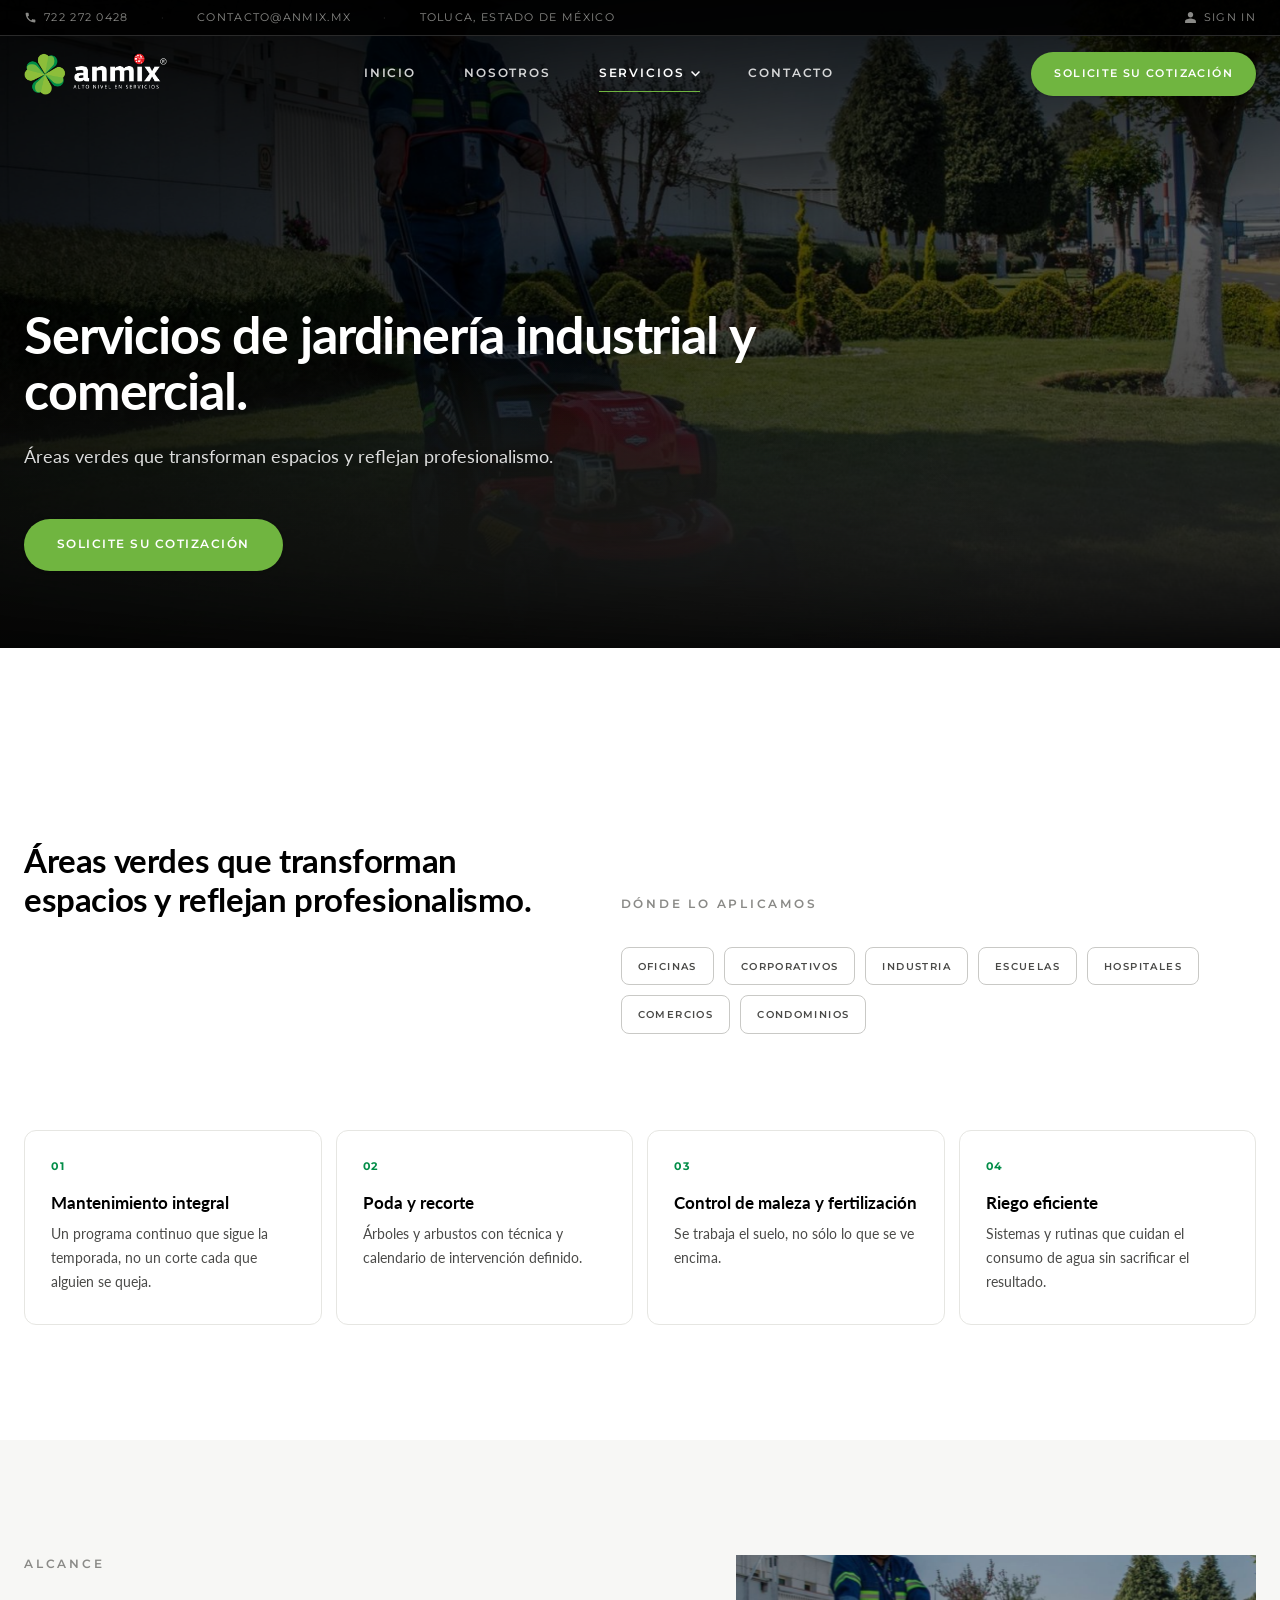
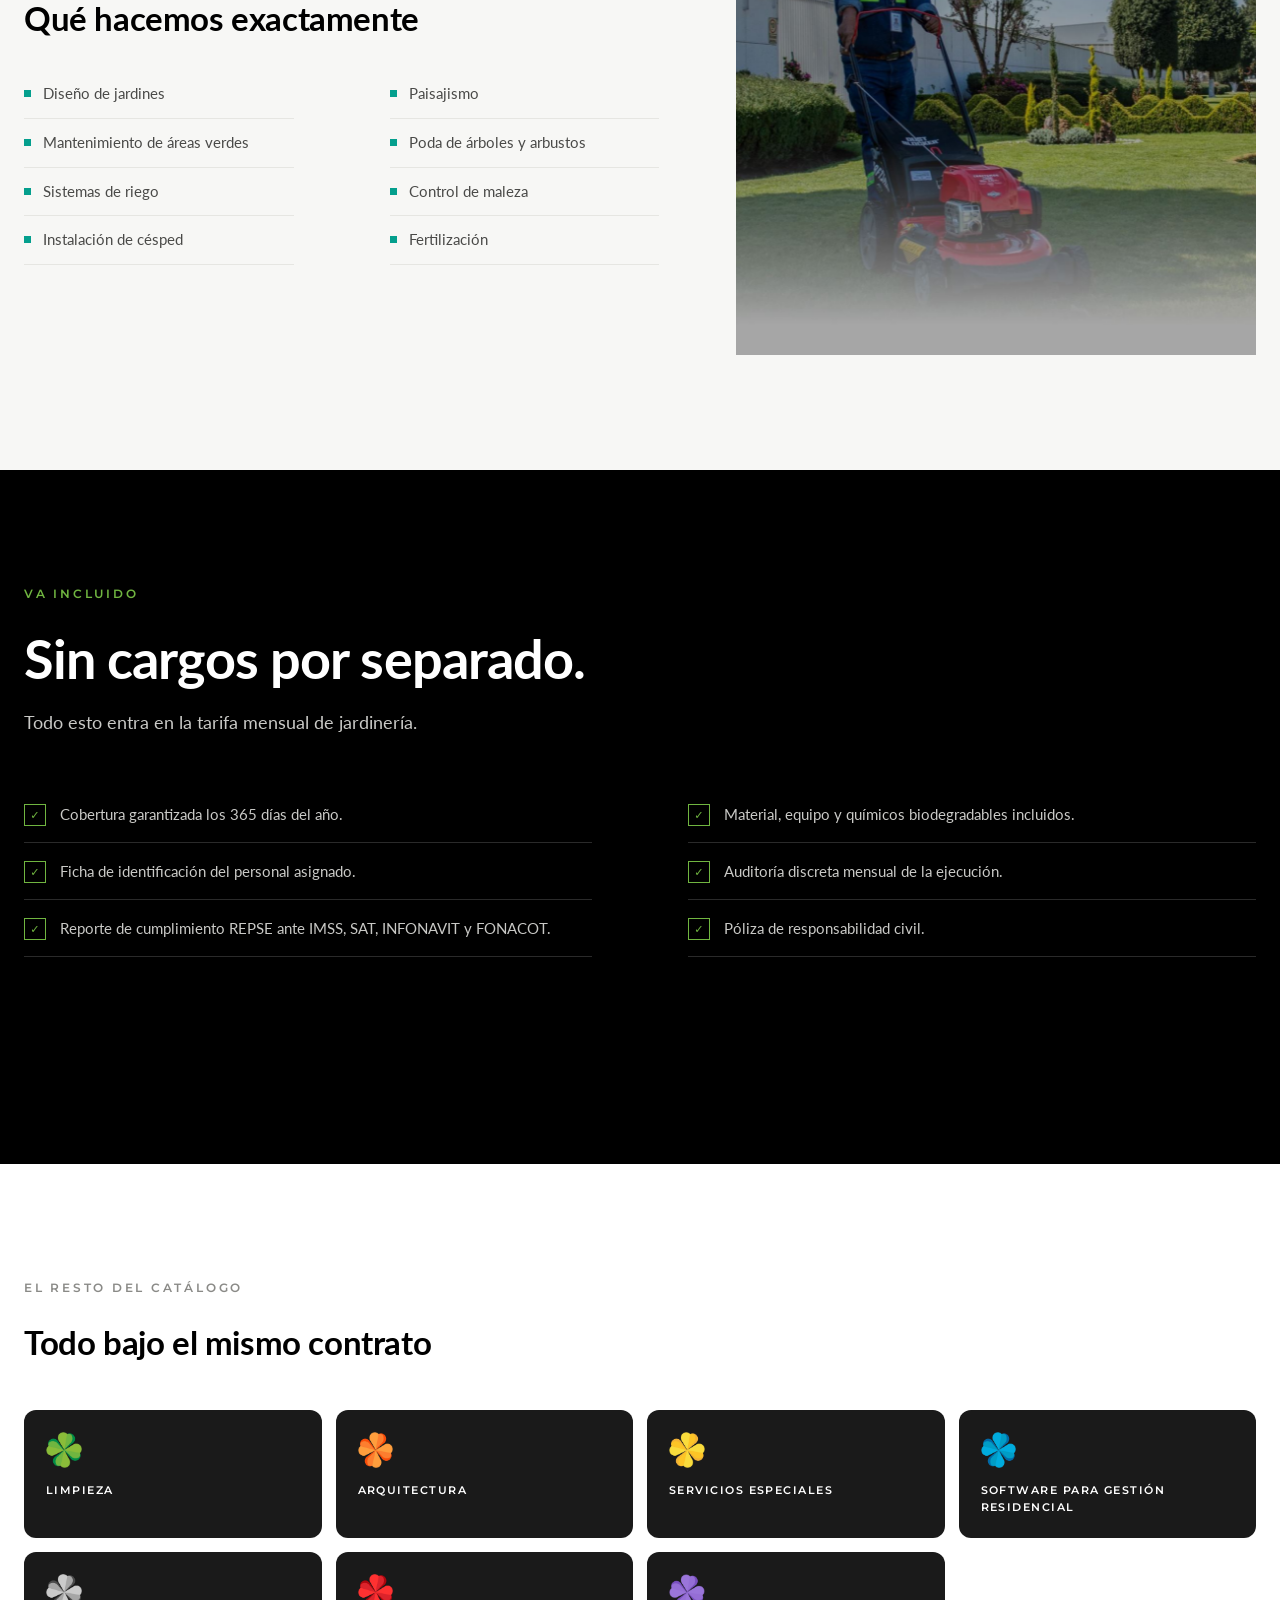
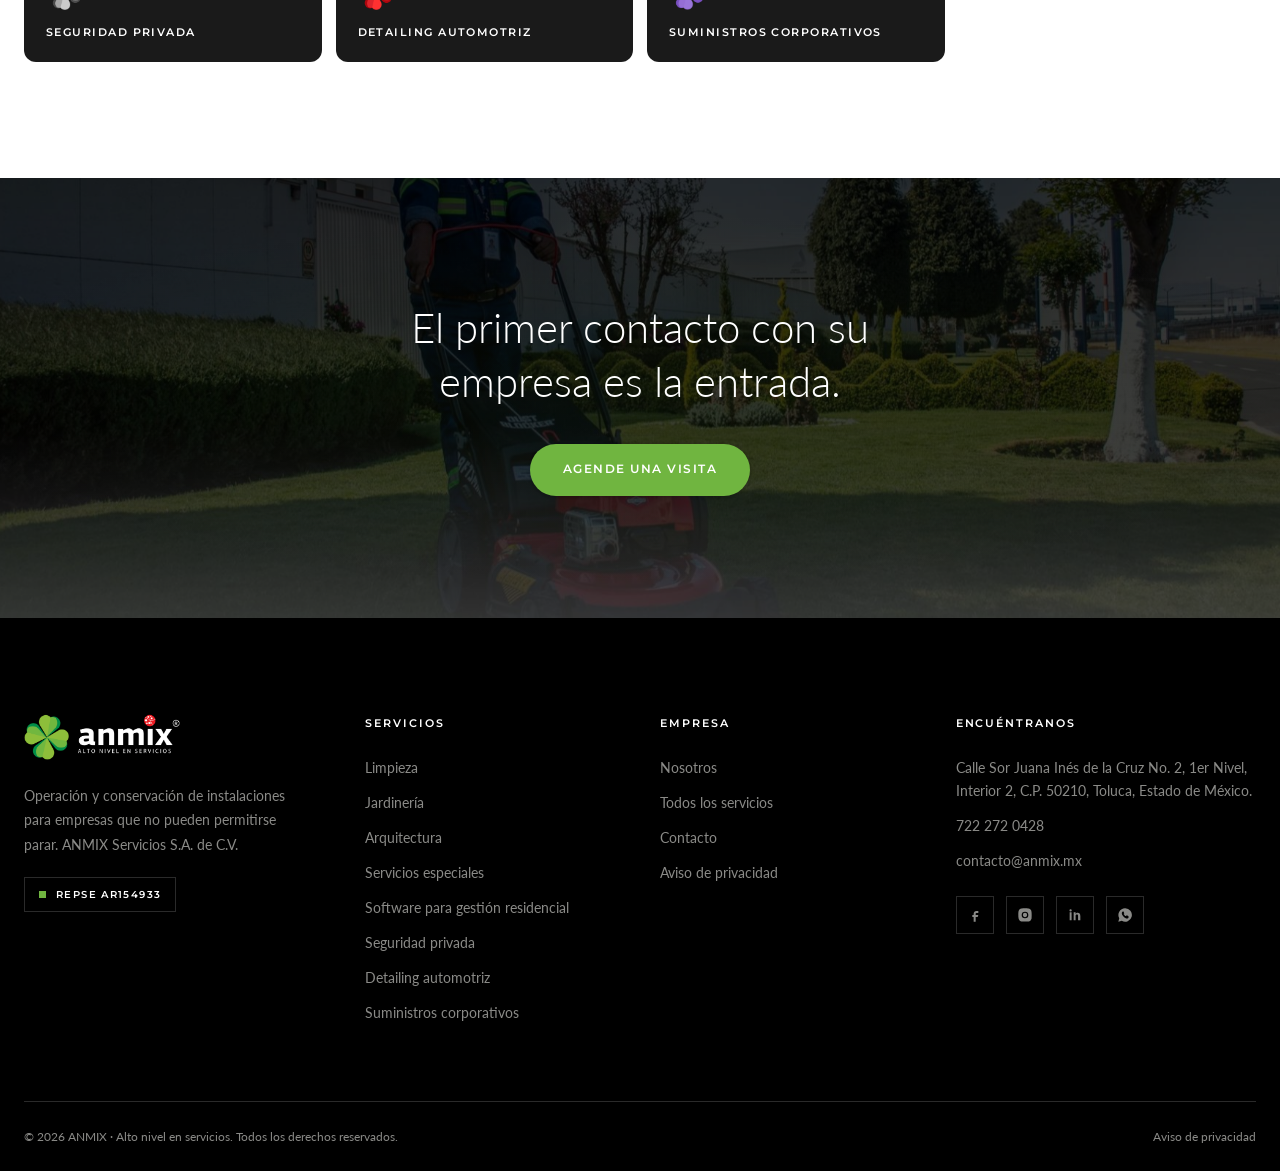
<file: servicio-jardineria.html>
<!DOCTYPE html>
<html lang="es">
<head>
<meta charset="utf-8">
<meta name="viewport" content="width=device-width, initial-scale=1">
<meta name="robots" content="noindex, nofollow">
<title>Jardinería · ANMIX</title>
<meta name="description" content="Áreas verdes que transforman espacios y reflejan profesionalismo.">
<link rel="preconnect" href="https://fonts.googleapis.com">
<link rel="preconnect" href="https://fonts.gstatic.com" crossorigin>
<link href="https://fonts.googleapis.com/css2?family=Lato:wght@300;400;700;900&family=Montserrat:wght@500;600;700&display=swap" rel="stylesheet">
<link rel="stylesheet" href="assets/css/anmix.css">
</head>
<body>

<svg class="ico-sprite" aria-hidden="true" focusable="false" style="position:absolute;width:0;height:0;overflow:hidden"><symbol id="ic-1" viewBox="0 0 750 757.92"><defs><clipPath id="ic1-10d8efd47b"><path d="M 35 18.757812 L 322 18.757812 L 322 248 L 35 248 Z M 35 18.757812 " clip-rule="nonzero"/></clipPath><clipPath id="ic1-80f53e1c07"><path d="M 100 507 L 378 507 L 378 731.179688 L 100 731.179688 Z M 100 507 " clip-rule="nonzero"/></clipPath></defs><path fill="currentColor" d="M 667.132812 404 L 592.390625 404 C 587.691406 404 584.277344 400.582031 584.277344 395.886719 C 584.277344 391.1875 587.691406 387.34375 592.390625 387.34375 L 667.132812 387.34375 C 673.539062 387.34375 678.664062 382.21875 678.664062 376.238281 L 678.664062 363 C 678.664062 356.59375 673.539062 351.46875 667.132812 351.46875 L 301.964844 351.46875 C 295.984375 351.46875 290.859375 356.59375 290.859375 363 L 290.859375 376.238281 C 290.859375 382.21875 295.984375 387.34375 301.964844 387.34375 L 456.144531 387.34375 C 460.84375 387.34375 464.261719 391.1875 464.261719 395.886719 C 464.261719 400.582031 460.84375 404 456.144531 404 L 301.964844 404 C 286.585938 404 274.203125 391.613281 274.203125 376.238281 L 274.203125 363 C 274.203125 347.625 286.585938 334.808594 301.964844 334.808594 L 667.132812 334.808594 C 682.507812 334.808594 695.320312 347.625 695.320312 363 L 695.320312 376.238281 C 695.320312 391.613281 682.507812 404 667.132812 404 Z M 667.132812 404 " fill-opacity="1" fill-rule="evenodd"/><path fill="currentColor" d="M 603.066406 726.886719 L 372.007812 726.886719 C 346.808594 726.886719 326.734375 707.667969 324.171875 680.761719 L 298.121094 396.738281 C 297.691406 392.042969 301.109375 387.769531 305.378906 387.34375 C 310.078125 386.917969 314.347656 390.332031 314.777344 395.03125 L 340.828125 679.050781 C 342.539062 694.855469 353.640625 710.230469 372.007812 710.230469 L 603.066406 710.230469 C 619.296875 710.230469 632.539062 697.417969 633.820312 679.480469 L 654.746094 395.03125 C 655.175781 390.761719 659.019531 386.917969 663.714844 387.34375 C 668.414062 387.769531 671.832031 391.613281 671.402344 396.3125 L 650.476562 680.761719 C 648.339844 707.242188 627.839844 726.886719 603.066406 726.886719 Z M 603.066406 726.886719 " fill-opacity="1" fill-rule="evenodd"/><g clip-path="url(#ic1-10d8efd47b)"><path fill="currentColor" d="M 97.808594 247.253906 C 88.839844 247.253906 80.726562 242.558594 76.453125 234.867188 L 39.296875 170.378906 C 39.296875 170.378906 38.871094 170.378906 38.871094 170.378906 C 32.464844 158.84375 36.734375 143.898438 48.265625 137.0625 L 246.867188 22.171875 C 250.710938 20.039062 254.980469 18.757812 259.253906 18.757812 C 268.222656 18.757812 276.335938 23.453125 280.609375 31.144531 L 317.765625 95.207031 C 324.597656 107.167969 320.328125 122.113281 308.796875 129.375 L 109.769531 244.265625 C 105.925781 245.972656 102.082031 247.253906 97.808594 247.253906 Z M 53.820312 162.261719 L 90.550781 226.328125 C 92.257812 228.890625 94.820312 230.597656 97.808594 230.597656 C 99.089844 230.597656 100.371094 230.171875 101.652344 229.742188 L 300.253906 114.855469 C 304.097656 112.71875 305.378906 107.59375 303.246094 103.75 L 266.085938 39.683594 C 266.085938 39.257812 266.085938 39.257812 266.085938 39.257812 C 264.804688 37.121094 262.242188 35.839844 259.253906 35.839844 C 257.972656 35.839844 256.691406 35.839844 255.410156 36.695312 L 56.808594 151.585938 C 52.964844 153.71875 51.683594 158.417969 53.820312 162.261719 Z M 53.820312 162.261719 " fill-opacity="1" fill-rule="evenodd"/></g><path fill="currentColor" d="M 222.949219 286.976562 C 219.960938 286.976562 216.96875 285.265625 215.6875 282.703125 L 167.855469 200.699219 C 167 198.566406 166.574219 196.429688 167.425781 194.292969 C 167.855469 192.160156 169.136719 190.023438 171.269531 189.167969 L 230.636719 155 C 234.910156 152.4375 240.035156 154.148438 242.167969 157.992188 L 289.578125 239.992188 C 290.859375 242.128906 291.285156 244.265625 290.429688 246.402344 C 290.003906 248.535156 288.722656 250.671875 286.585938 251.527344 L 226.792969 285.695312 C 225.511719 286.546875 224.230469 286.976562 222.949219 286.976562 Z M 186.644531 199.417969 L 225.9375 267.328125 L 271.210938 241.277344 L 231.917969 173.367188 Z M 186.644531 199.417969 " fill-opacity="1" fill-rule="evenodd"/><path fill="currentColor" d="M 283.171875 365.132812 C 280.609375 365.132812 277.617188 363.425781 275.910156 360.863281 L 227.222656 275.871094 C 225.085938 272.027344 226.367188 266.902344 230.210938 264.765625 C 234.480469 262.203125 239.605469 263.910156 241.742188 267.753906 L 290.429688 352.320312 C 292.992188 356.59375 291.710938 361.71875 287.441406 363.851562 C 286.160156 364.707031 284.878906 365.132812 283.171875 365.132812 Z M 317.765625 341.214844 C 314.777344 341.214844 311.785156 339.507812 310.503906 336.945312 L 263.097656 255.371094 C 260.960938 251.097656 262.242188 245.972656 266.085938 243.839844 C 270.359375 241.277344 275.484375 242.984375 277.617188 246.828125 L 324.597656 328.832031 C 327.160156 332.675781 325.878906 337.800781 321.609375 339.933594 C 320.328125 340.789062 319.046875 341.214844 317.765625 341.214844 Z M 317.765625 341.214844 " fill-opacity="1" fill-rule="evenodd"/><path fill="currentColor" d="M 57.664062 194.292969 C 54.671875 194.292969 52.109375 192.585938 50.402344 190.023438 C 48.265625 186.179688 49.546875 181.054688 53.390625 178.492188 L 280.609375 47.800781 C 284.453125 45.238281 289.578125 46.945312 291.710938 50.789062 C 294.273438 54.632812 292.566406 59.757812 288.722656 62.320312 L 61.933594 193.011719 C 60.652344 193.867188 58.945312 194.292969 57.664062 194.292969 Z M 57.664062 194.292969 " fill-opacity="1" fill-rule="evenodd"/><path fill="currentColor" d="M 72.183594 219.492188 C 69.195312 219.492188 66.632812 217.785156 64.921875 215.222656 C 62.789062 210.953125 64.070312 206.253906 67.914062 203.691406 L 295.128906 72.570312 C 298.972656 70.4375 304.097656 71.71875 306.234375 75.988281 C 308.796875 79.832031 307.515625 84.957031 303.246094 87.09375 L 76.453125 218.210938 C 75.171875 219.066406 73.464844 219.492188 72.183594 219.492188 Z M 72.183594 219.492188 " fill-opacity="1" fill-rule="evenodd"/><path fill="currentColor" d="M 199.03125 245.972656 C 196.042969 245.972656 193.480469 244.691406 191.769531 241.703125 C 189.636719 237.859375 190.917969 232.734375 194.761719 230.597656 L 254.554688 196.003906 C 258.398438 193.441406 263.523438 194.722656 266.085938 198.992188 C 268.222656 202.835938 266.941406 207.960938 263.097656 210.097656 L 203.304688 244.691406 C 202.023438 245.546875 200.3125 245.972656 199.03125 245.972656 Z M 199.03125 245.972656 " fill-opacity="1" fill-rule="evenodd"/><g clip-path="url(#ic1-80f53e1c07)"><path fill="currentColor" d="M 347.664062 731.15625 C 332.714844 731.15625 318.621094 726.460938 307.089844 717.492188 C 295.554688 726.460938 281.035156 731.15625 266.085938 731.15625 C 247.292969 731.15625 229.355469 723.042969 216.96875 708.949219 C 204.15625 723.042969 186.644531 731.15625 167.425781 731.15625 C 130.695312 731.15625 100.371094 701.261719 100.371094 664.53125 C 100.371094 631.21875 125.570312 603.457031 157.605469 598.757812 C 154.1875 591.070312 152.90625 582.527344 152.90625 573.984375 C 152.90625 537.253906 182.375 507.785156 219.105469 507.785156 C 240.035156 507.785156 259.679688 517.609375 272.066406 533.839844 C 281.460938 529.140625 291.285156 527.003906 301.535156 527.003906 C 309.222656 527.003906 316.058594 527.859375 322.035156 530.421875 C 326.308594 532.128906 328.871094 536.828125 327.160156 541.097656 C 325.453125 545.371094 320.328125 547.503906 316.058594 545.796875 C 312.214844 544.089844 307.515625 543.660156 301.535156 543.660156 C 292.140625 543.660156 282.742188 546.222656 274.203125 551.777344 C 272.066406 553.058594 269.929688 553.484375 267.796875 553.058594 C 265.234375 552.203125 263.523438 550.921875 262.242188 548.785156 C 253.273438 533.839844 237.042969 524.441406 219.105469 524.441406 C 191.769531 524.441406 169.5625 546.652344 169.5625 573.984375 C 169.5625 583.808594 172.550781 593.632812 178.105469 602.175781 C 180.238281 605.164062 179.8125 609.007812 177.675781 611.996094 C 175.542969 614.988281 172.125 615.839844 168.707031 614.988281 C 168.28125 614.988281 167.855469 614.988281 167.425781 614.988281 C 139.664062 614.988281 117.457031 637.195312 117.457031 664.53125 C 117.457031 692.292969 139.664062 714.5 167.425781 714.5 C 184.511719 714.5 200.3125 705.53125 209.710938 690.582031 C 211.417969 688.019531 213.980469 686.738281 216.96875 686.738281 C 219.960938 686.738281 222.523438 688.019531 224.230469 690.582031 C 233.199219 705.53125 249.003906 714.5 266.085938 714.5 C 279.328125 714.5 292.140625 709.375 301.109375 700.40625 C 304.527344 696.988281 309.652344 696.988281 313.066406 700.40625 C 322.035156 709.375 334.421875 714.5 347.664062 714.5 C 353.214844 714.5 359.195312 713.21875 366.027344 711.085938 C 370.300781 709.375 374.996094 711.511719 376.707031 715.78125 C 378.414062 720.054688 376.277344 724.75 372.007812 726.460938 C 363.464844 729.875 355.351562 731.15625 347.664062 731.15625 Z M 347.664062 731.15625 " fill-opacity="1" fill-rule="evenodd"/></g><path fill="currentColor" d="M 74.320312 461.230469 C 57.664062 461.230469 44.421875 447.992188 44.421875 431.335938 C 44.421875 415.105469 57.664062 401.4375 74.320312 401.4375 C 90.550781 401.4375 103.789062 415.105469 103.789062 431.335938 C 103.789062 447.992188 90.550781 461.230469 74.320312 461.230469 Z M 74.320312 418.523438 C 67.058594 418.523438 61.078125 424.074219 61.078125 431.335938 C 61.078125 438.59375 66.632812 444.574219 74.320312 444.574219 C 81.578125 444.574219 87.132812 438.59375 87.132812 431.335938 C 87.132812 424.074219 81.578125 418.523438 74.320312 418.523438 Z M 74.320312 418.523438 " fill-opacity="1" fill-rule="evenodd"/><path fill="currentColor" d="M 123.007812 558.609375 C 106.351562 558.609375 93.113281 545.371094 93.113281 528.714844 C 93.113281 512.054688 106.351562 498.816406 123.007812 498.816406 C 139.664062 498.816406 152.90625 512.484375 152.90625 528.714844 C 152.90625 545.371094 139.664062 558.609375 123.007812 558.609375 Z M 123.007812 515.472656 C 115.746094 515.472656 109.769531 521.453125 109.769531 528.714844 C 109.769531 535.972656 115.746094 541.953125 123.007812 541.953125 C 130.269531 541.953125 136.25 535.972656 136.25 528.714844 C 136.25 521.453125 130.269531 515.472656 123.007812 515.472656 Z M 123.007812 515.472656 " fill-opacity="1" fill-rule="evenodd"/><path fill="currentColor" d="M 557.367188 590.640625 L 490.742188 590.640625 C 466.824219 590.640625 447.605469 571.421875 447.605469 547.503906 L 447.605469 485.148438 L 410.875 506.503906 C 398.488281 512.910156 383.539062 508.640625 376.707031 497.109375 C 376.707031 497.109375 376.707031 496.679688 376.277344 496.679688 L 375.851562 495.828125 C 369.871094 483.867188 373.714844 469.347656 385.675781 462.511719 L 447.605469 426.636719 L 447.605469 343.351562 C 447.605469 338.652344 451.449219 334.808594 456.144531 334.808594 C 460.84375 334.808594 464.261719 338.652344 464.261719 343.351562 L 464.261719 431.761719 C 464.261719 434.75 462.980469 437.3125 460.417969 439.023438 L 393.789062 477.035156 C 389.945312 479.167969 388.664062 484.292969 390.800781 488.140625 C 390.800781 488.566406 390.800781 488.566406 390.800781 488.566406 L 391.226562 488.992188 C 393.363281 492.835938 398.914062 494.117188 402.757812 491.984375 L 451.875 463.367188 C 454.4375 461.660156 457.425781 461.660156 460.417969 463.367188 C 462.980469 464.648438 464.261719 467.636719 464.261719 470.628906 L 464.261719 547.503906 C 464.261719 562.027344 476.21875 573.984375 490.742188 573.984375 L 557.367188 573.984375 C 571.890625 573.984375 584.277344 562.027344 584.277344 547.503906 L 584.277344 343.351562 C 584.277344 338.652344 587.691406 334.808594 592.390625 334.808594 C 597.089844 334.808594 600.933594 338.652344 600.933594 343.351562 L 600.933594 547.503906 C 600.933594 570.996094 580.859375 590.640625 557.367188 590.640625 Z M 557.367188 590.640625 " fill-opacity="1" fill-rule="evenodd"/><path fill="currentColor" d="M 490.742188 590.640625 C 486.042969 590.640625 482.199219 586.796875 482.199219 582.101562 L 482.199219 532.128906 C 482.199219 527.433594 486.042969 524.015625 490.742188 524.015625 C 495.4375 524.015625 498.855469 527.433594 498.855469 532.128906 L 498.855469 582.101562 C 498.855469 586.796875 495.4375 590.640625 490.742188 590.640625 Z M 490.742188 590.640625 " fill-opacity="1" fill-rule="evenodd"/><path fill="currentColor" d="M 524.054688 590.640625 C 519.355469 590.640625 515.941406 586.796875 515.941406 582.101562 L 515.941406 532.128906 C 515.941406 527.433594 519.355469 524.015625 524.054688 524.015625 C 528.753906 524.015625 532.597656 527.433594 532.597656 532.128906 L 532.597656 582.101562 C 532.597656 586.796875 528.753906 590.640625 524.054688 590.640625 Z M 524.054688 590.640625 " fill-opacity="1" fill-rule="evenodd"/><path fill="currentColor" d="M 557.367188 590.640625 C 552.671875 590.640625 549.253906 586.796875 549.253906 582.101562 L 549.253906 532.128906 C 549.253906 527.433594 552.671875 524.015625 557.367188 524.015625 C 562.066406 524.015625 565.910156 527.433594 565.910156 532.128906 L 565.910156 582.101562 C 565.910156 586.796875 562.066406 590.640625 557.367188 590.640625 Z M 557.367188 590.640625 " fill-opacity="1" fill-rule="evenodd"/><path fill="currentColor" d="M 494.585938 342.496094 C 489.886719 342.496094 486.042969 338.652344 486.042969 333.957031 L 486.042969 198.566406 C 486.042969 194.722656 482.625 191.304688 479.210938 191.304688 L 392.082031 191.304688 C 388.238281 191.304688 384.820312 194.722656 384.820312 198.566406 L 384.820312 333.957031 C 384.820312 338.652344 380.976562 342.496094 376.277344 342.496094 C 371.582031 342.496094 368.164062 338.652344 368.164062 333.957031 L 368.164062 198.566406 C 368.164062 185.324219 378.839844 174.648438 392.082031 174.648438 L 479.210938 174.648438 C 492.023438 174.648438 502.699219 185.753906 502.699219 198.566406 L 502.699219 333.957031 C 502.699219 338.652344 498.855469 342.496094 494.585938 342.496094 Z M 494.585938 342.496094 " fill-opacity="1" fill-rule="evenodd"/><path fill="currentColor" d="M 465.113281 191.304688 C 460.84375 191.304688 457 187.460938 457 183.191406 L 457 126.386719 C 457 125.957031 456.144531 125.105469 455.71875 125.105469 L 415.570312 125.105469 C 414.71875 125.105469 414.289062 125.957031 414.289062 126.386719 L 414.289062 183.191406 C 414.289062 187.460938 410.445312 191.304688 406.175781 191.304688 C 401.476562 191.304688 397.632812 187.460938 397.632812 183.191406 L 397.632812 126.386719 C 397.632812 116.5625 405.75 108.449219 415.570312 108.449219 L 455.71875 108.449219 C 465.113281 108.449219 473.65625 116.5625 473.65625 126.386719 L 473.65625 183.191406 C 473.65625 187.460938 469.8125 191.304688 465.113281 191.304688 Z M 465.113281 191.304688 " fill-opacity="1" fill-rule="evenodd"/><path fill="currentColor" d="M 447.605469 125.105469 C 442.90625 125.105469 439.488281 121.261719 439.488281 116.5625 L 439.488281 74.707031 C 439.488281 70.007812 442.90625 66.164062 447.605469 66.164062 C 452.300781 66.164062 456.144531 70.007812 456.144531 74.707031 L 456.144531 116.5625 C 456.144531 121.261719 452.300781 125.105469 447.605469 125.105469 Z M 423.257812 125.105469 C 418.5625 125.105469 414.71875 121.261719 414.71875 116.5625 L 414.71875 74.707031 C 414.71875 70.007812 418.5625 66.164062 423.257812 66.164062 C 427.53125 66.164062 431.375 70.007812 431.375 74.707031 L 431.375 116.5625 C 431.375 121.261719 427.53125 125.105469 423.257812 125.105469 Z M 423.257812 125.105469 " fill-opacity="1" fill-rule="evenodd"/><path fill="currentColor" d="M 552.242188 97.34375 C 551.390625 97.34375 550.535156 96.914062 549.679688 96.914062 L 482.625 82.820312 L 395.070312 82.820312 C 387.808594 82.820312 382.257812 77.269531 382.257812 70.4375 L 382.257812 44.808594 C 382.257812 37.976562 388.238281 32.425781 395.070312 32.425781 L 483.054688 32.425781 C 483.90625 32.425781 484.335938 32.425781 484.761719 32.425781 L 552.671875 46.519531 C 561.640625 48.226562 567.617188 54.632812 567.617188 62.320312 L 567.617188 80.6875 C 567.617188 89.65625 560.359375 97.34375 552.242188 97.34375 Z M 398.914062 66.164062 L 483.480469 66.164062 C 484.335938 66.164062 484.761719 66.164062 485.1875 66.164062 L 550.960938 80.257812 L 550.960938 63.175781 C 550.535156 63.175781 550.109375 62.746094 549.679688 62.746094 L 482.199219 49.082031 L 398.914062 49.082031 Z M 398.914062 66.164062 " fill-opacity="1" fill-rule="evenodd"/><path fill="currentColor" d="M 571.460938 230.171875 C 547.117188 230.171875 527.042969 210.097656 527.042969 185.324219 C 527.042969 160.554688 547.117188 140.480469 571.460938 140.480469 C 596.660156 140.480469 616.734375 160.554688 616.734375 185.324219 C 616.734375 210.097656 596.660156 230.171875 571.460938 230.171875 Z M 571.460938 157.136719 C 556.085938 157.136719 543.699219 169.949219 543.699219 185.324219 C 543.699219 201.128906 556.085938 213.515625 571.460938 213.515625 C 587.265625 213.515625 600.078125 201.128906 600.078125 185.324219 C 600.078125 169.523438 587.691406 157.136719 571.460938 157.136719 Z M 571.460938 157.136719 " fill-opacity="1" fill-rule="evenodd"/><path fill="currentColor" d="M 648.765625 133.21875 C 631.257812 133.21875 617.164062 119.550781 617.164062 102.042969 C 617.164062 84.53125 631.257812 70.4375 648.765625 70.4375 C 666.277344 70.4375 679.945312 84.53125 679.945312 102.042969 C 679.945312 119.125 666.277344 133.21875 648.765625 133.21875 Z M 648.765625 87.09375 C 640.652344 87.09375 633.820312 93.925781 633.820312 102.042969 C 633.820312 110.15625 640.226562 116.5625 648.765625 116.5625 C 656.882812 116.5625 663.289062 110.15625 663.289062 102.042969 C 663.289062 93.925781 656.882812 87.09375 648.765625 87.09375 Z M 648.765625 87.09375 " fill-opacity="1" fill-rule="evenodd"/><path fill="currentColor" d="M 673.113281 315.589844 C 648.765625 315.589844 627.839844 295.089844 627.839844 270.746094 C 627.839844 245.972656 648.339844 225.898438 673.113281 225.898438 C 697.457031 225.898438 717.53125 245.972656 717.53125 270.746094 C 717.53125 295.515625 697.457031 315.589844 673.113281 315.589844 Z M 673.113281 242.558594 C 657.308594 242.558594 644.496094 255.371094 644.496094 270.746094 C 644.496094 286.121094 657.738281 298.933594 673.113281 298.933594 C 688.488281 298.933594 700.875 286.121094 700.875 270.746094 C 700.875 255.371094 688.488281 242.558594 673.113281 242.558594 Z M 673.113281 242.558594 " fill-opacity="1" fill-rule="evenodd"/></symbol><symbol id="ic-2" viewBox="0 0 750 757.92"><defs><clipPath id="ic2-777816089e"><path d="M 187 375 L 203 375 L 203 731.28125 L 187 731.28125 Z M 187 375 " clip-rule="nonzero"/></clipPath><clipPath id="ic2-062671b7bd"><path d="M 395 41 L 731.320312 41 L 731.320312 317 L 395 317 Z M 395 41 " clip-rule="nonzero"/></clipPath><clipPath id="ic2-bed56443c9"><path d="M 19 715 L 731.320312 715 L 731.320312 731.28125 L 19 731.28125 Z M 19 715 " clip-rule="nonzero"/></clipPath><clipPath id="ic2-64aa13130a"><path d="M 531 501 L 547 501 L 547 731.28125 L 531 731.28125 Z M 531 501 " clip-rule="nonzero"/></clipPath></defs><g clip-path="url(#ic2-777816089e)"><path fill="currentColor" d="M 195.167969 731.285156 C 190.875 731.285156 187.390625 727.804688 187.390625 723.511719 L 187.390625 383.035156 C 187.390625 378.746094 190.871094 375.261719 195.164062 375.261719 C 199.464844 375.261719 202.941406 378.746094 202.941406 383.039062 L 202.941406 723.511719 C 202.941406 727.804688 199.457031 731.285156 195.167969 731.285156 Z M 195.167969 731.285156 " fill-opacity="1" fill-rule="evenodd"/></g><path fill="currentColor" d="M 195.167969 259.03125 C 165.601562 282.34375 148.105469 318.191406 148.105469 356.03125 C 148.109375 393.859375 165.601562 429.707031 195.164062 453.015625 C 224.730469 429.707031 242.222656 393.859375 242.222656 356.03125 C 242.222656 318.191406 224.726562 282.34375 195.167969 259.03125 Z M 195.167969 470.527344 C 193.582031 470.527344 191.992188 470.042969 190.644531 469.070312 C 154.28125 443.023438 132.554688 400.757812 132.554688 356.03125 C 132.558594 311.289062 154.277344 269.027344 190.644531 242.976562 C 193.355469 241.050781 196.996094 241.050781 199.699219 242.976562 C 236.070312 269.027344 257.773438 311.289062 257.773438 356.03125 C 257.78125 400.757812 236.066406 443.023438 199.699219 469.070312 C 198.339844 470.042969 196.753906 470.527344 195.167969 470.527344 Z M 195.167969 470.527344 " fill-opacity="1" fill-rule="evenodd"/><path fill="currentColor" d="M 245.644531 637.054688 C 268.402344 645.496094 293.996094 643.4375 315.167969 631.207031 C 336.339844 618.996094 350.921875 597.855469 354.988281 573.929688 C 332.230469 565.472656 306.648438 567.546875 285.457031 579.777344 C 264.289062 591.992188 249.707031 613.128906 245.644531 637.054688 Z M 274.175781 657.710938 C 260.46875 657.710938 246.726562 654.84375 233.945312 649.042969 C 230.902344 647.667969 229.085938 644.507812 229.410156 641.203125 C 232.476562 609.988281 250.519531 581.980469 277.683594 566.296875 C 304.851562 550.617188 338.121094 548.996094 366.699219 561.941406 C 369.726562 563.316406 371.542969 566.476562 371.21875 569.78125 C 368.160156 600.996094 350.109375 629.003906 322.945312 644.6875 C 307.949219 653.335938 291.082031 657.710938 274.175781 657.710938 Z M 274.175781 657.710938 " fill-opacity="1" fill-rule="evenodd"/><path fill="currentColor" d="M 195.183594 673.976562 C 192.496094 673.976562 189.867188 672.582031 188.441406 670.085938 C 186.292969 666.363281 187.566406 661.613281 191.277344 659.460938 L 288.929688 603.085938 C 292.640625 600.949219 297.398438 602.214844 299.539062 605.9375 C 301.691406 609.664062 300.410156 614.410156 296.703125 616.566406 L 199.054688 672.9375 C 197.839844 673.636719 196.492188 673.976562 195.183594 673.976562 Z M 195.183594 673.976562 " fill-opacity="1" fill-rule="evenodd"/><path fill="currentColor" d="M 35.367188 573.925781 C 39.414062 597.855469 54.003906 618.992188 75.179688 631.207031 C 96.351562 643.4375 121.945312 645.511719 144.6875 637.054688 C 140.644531 613.128906 126.042969 591.988281 104.871094 579.773438 C 83.703125 567.546875 58.105469 565.488281 35.367188 573.925781 Z M 116.164062 657.710938 C 99.265625 657.710938 82.402344 653.335938 67.402344 644.683594 C 40.234375 629.003906 22.1875 600.996094 19.113281 569.78125 C 18.789062 566.476562 20.617188 563.316406 23.648438 561.941406 C 52.226562 548.996094 85.480469 550.617188 112.644531 566.296875 C 139.820312 581.976562 157.859375 609.988281 160.921875 641.203125 C 161.265625 644.507812 159.429688 647.667969 156.402344 649.042969 C 143.601562 654.84375 129.867188 657.710938 116.164062 657.710938 Z M 116.164062 657.710938 " fill-opacity="1" fill-rule="evenodd"/><path fill="currentColor" d="M 195.167969 673.976562 C 193.84375 673.976562 192.507812 673.636719 191.277344 672.9375 L 93.648438 616.566406 C 89.921875 614.410156 88.65625 609.664062 90.792969 605.9375 C 92.953125 602.230469 97.695312 600.949219 101.421875 603.085938 L 199.054688 659.460938 C 202.78125 661.613281 204.042969 666.363281 201.90625 670.085938 C 200.460938 672.582031 197.855469 673.976562 195.167969 673.976562 Z M 195.167969 673.976562 " fill-opacity="1" fill-rule="evenodd"/><path fill="currentColor" d="M 245.644531 518.476562 C 268.402344 526.914062 293.996094 524.859375 315.167969 512.628906 C 336.339844 500.398438 350.921875 479.273438 354.988281 455.347656 C 332.230469 446.890625 306.632812 448.964844 285.457031 461.179688 C 264.289062 473.410156 249.707031 494.535156 245.644531 518.476562 Z M 274.175781 539.128906 C 260.46875 539.128906 246.726562 536.261719 233.945312 530.464844 C 230.902344 529.085938 229.085938 525.925781 229.410156 522.605469 C 232.476562 491.40625 250.519531 463.398438 277.683594 447.71875 C 304.851562 432.035156 338.121094 430.402344 366.699219 443.359375 C 369.726562 444.738281 371.542969 447.878906 371.21875 451.199219 C 368.160156 482.417969 350.109375 510.410156 322.945312 526.089844 C 307.949219 534.757812 291.082031 539.128906 274.175781 539.128906 Z M 274.175781 539.128906 " fill-opacity="1" fill-rule="evenodd"/><path fill="currentColor" d="M 195.183594 555.394531 C 192.496094 555.394531 189.867188 554 188.441406 551.507812 C 186.292969 547.78125 187.566406 543.035156 191.277344 540.878906 L 288.929688 484.507812 C 292.640625 482.351562 297.398438 483.632812 299.539062 487.359375 C 301.691406 491.066406 300.410156 495.828125 296.703125 497.96875 L 199.054688 554.339844 C 197.839844 555.054688 196.492188 555.394531 195.183594 555.394531 Z M 195.183594 555.394531 " fill-opacity="1" fill-rule="evenodd"/><path fill="currentColor" d="M 35.367188 455.351562 C 39.414062 479.277344 54.003906 500.402344 75.179688 512.632812 C 96.351562 524.863281 121.945312 526.917969 144.6875 518.480469 C 140.644531 494.535156 126.042969 473.414062 104.871094 461.183594 C 83.703125 448.96875 58.105469 446.894531 35.367188 455.351562 Z M 116.164062 539.132812 C 99.265625 539.132812 82.402344 534.757812 67.402344 526.09375 C 40.234375 510.410156 22.1875 482.417969 19.113281 451.203125 C 18.789062 447.882812 20.617188 444.742188 23.648438 443.363281 C 52.214844 430.402344 85.480469 432.039062 112.644531 447.722656 C 139.820312 463.402344 157.859375 491.410156 160.921875 522.609375 C 161.265625 525.929688 159.429688 529.089844 156.402344 530.464844 C 143.601562 536.265625 129.867188 539.132812 116.164062 539.132812 Z M 116.164062 539.132812 " fill-opacity="1" fill-rule="evenodd"/><path fill="currentColor" d="M 195.167969 555.394531 C 193.84375 555.394531 192.507812 555.054688 191.277344 554.339844 L 93.648438 497.96875 C 89.921875 495.828125 88.65625 491.066406 90.792969 487.359375 C 92.953125 483.632812 97.695312 482.351562 101.421875 484.507812 L 199.054688 540.878906 C 202.78125 543.035156 204.042969 547.78125 201.90625 551.507812 C 200.460938 554 197.855469 555.394531 195.167969 555.394531 Z M 195.167969 555.394531 " fill-opacity="1" fill-rule="evenodd"/><g clip-path="url(#ic2-062671b7bd)"><path fill="currentColor" d="M 596.632812 316.765625 C 596.273438 316.765625 595.917969 316.765625 595.5625 316.75 C 588.613281 316.472656 582.554688 313.527344 578.050781 308.210938 L 537.492188 260.507812 C 537.332031 260.3125 537.210938 260.296875 536.96875 260.375 L 424.714844 300.875 C 420.660156 302.316406 416.203125 300.242188 414.746094 296.191406 C 413.292969 292.160156 415.378906 287.6875 419.425781 286.246094 L 531.703125 245.75 C 538.0625 243.464844 544.972656 245.296875 549.347656 250.429688 L 589.898438 298.152344 C 591.59375 300.128906 593.585938 301.101562 596.195312 301.214844 C 598.753906 301.3125 600.859375 300.519531 602.707031 298.671875 L 713.25 188.113281 C 715.097656 186.265625 715.90625 184.191406 715.808594 181.601562 C 715.703125 179.023438 714.707031 177.015625 712.695312 175.265625 L 578.460938 59.410156 C 575.070312 56.492188 569.902344 56.71875 566.695312 59.929688 L 474.523438 152.101562 C 471.289062 155.339844 470.992188 160.558594 473.871094 163.714844 L 500.832031 193.375 C 504.1875 197.054688 505.511719 202.074219 504.488281 207.113281 C 503.507812 212.039062 500.472656 215.992188 496 218.242188 L 406.519531 263.324219 C 402.683594 265.253906 398.011719 263.714844 396.082031 259.875 C 394.140625 256.035156 395.695312 251.371094 399.519531 249.425781 L 489.007812 204.359375 C 489.132812 204.296875 489.179688 204.246094 489.179688 204.246094 L 489.183594 204.246094 C 489.183594 204.246094 489.214844 204.179688 489.246094 204.035156 C 489.300781 203.824219 489.277344 203.726562 489.277344 203.726562 L 462.371094 174.179688 C 453.851562 164.800781 454.351562 150.285156 463.523438 141.101562 L 555.703125 48.929688 C 564.640625 39.984375 579.105469 39.421875 588.628906 47.648438 L 722.859375 163.488281 C 728.136719 168.039062 731.066406 174.082031 731.34375 180.96875 C 731.621094 187.917969 729.171875 194.1875 724.246094 199.109375 L 613.703125 309.652344 C 609.039062 314.320312 603.160156 316.765625 596.632812 316.765625 Z M 596.632812 316.765625 " fill-opacity="1" fill-rule="evenodd"/></g><path fill="currentColor" d="M 389.578125 286.925781 L 401.742188 312.050781 C 402.09375 312.78125 402.546875 313.121094 403.355469 313.265625 C 404.171875 313.394531 404.714844 313.21875 405.300781 312.636719 C 414.695312 303.0625 417.078125 288.515625 411.230469 276.429688 C 405.386719 264.34375 392.503906 257.203125 379.15625 258.644531 C 378.351562 258.722656 377.859375 259.046875 377.46875 259.761719 C 377.066406 260.488281 377.050781 261.058594 377.40625 261.800781 Z M 403.8125 328.851562 C 402.820312 328.851562 401.835938 328.769531 400.84375 328.609375 C 395.066406 327.652344 390.285156 324.085938 387.742188 318.824219 L 375.582031 293.699219 L 363.414062 268.574219 C 360.871094 263.308594 361.027344 257.347656 363.863281 252.226562 C 366.703125 247.109375 371.671875 243.804688 377.488281 243.171875 C 397.347656 241.050781 416.527344 251.675781 425.226562 269.660156 C 433.941406 287.640625 430.375 309.28125 416.398438 323.535156 C 413 326.988281 408.523438 328.851562 403.8125 328.851562 Z M 403.8125 328.851562 " fill-opacity="1" fill-rule="evenodd"/><path fill="currentColor" d="M 563.195312 286.523438 C 561.203125 286.523438 559.210938 285.761719 557.703125 284.238281 C 554.65625 281.207031 554.65625 276.285156 557.703125 273.253906 L 688.015625 142.933594 C 691.039062 139.902344 695.960938 139.902344 699.007812 142.933594 C 702.039062 145.976562 702.039062 150.902344 699.007812 153.929688 L 568.703125 284.238281 C 567.183594 285.761719 565.1875 286.523438 563.195312 286.523438 Z M 563.195312 286.523438 " fill-opacity="1" fill-rule="evenodd"/><path fill="currentColor" d="M 680.140625 144.664062 C 679.785156 144.664062 679.421875 144.632812 679.066406 144.585938 C 674.824219 144 671.839844 140.082031 672.425781 135.835938 C 677.414062 99.324219 664.828125 73.664062 650.441406 68.042969 C 640.417969 64.125 629.496094 69.679688 619.730469 83.707031 C 617.289062 87.222656 612.4375 88.097656 608.910156 85.636719 C 605.394531 83.191406 604.515625 78.332031 606.980469 74.816406 C 626.96875 46.125 647.996094 50.386719 656.09375 53.5625 C 680.285156 63.003906 693.320312 97.703125 687.828125 137.941406 C 687.300781 141.832031 683.957031 144.664062 680.140625 144.664062 Z M 704.449219 165.660156 C 703.722656 165.660156 702.976562 165.546875 702.230469 165.335938 C 698.117188 164.121094 695.765625 159.796875 696.984375 155.664062 C 714.191406 97.574219 692.023438 51.972656 662.429688 38.546875 C 639.625 28.210938 615.824219 38.15625 598.765625 65.144531 C 596.484375 68.789062 591.671875 69.859375 588.042969 67.574219 C 584.421875 65.273438 583.328125 60.480469 585.628906 56.851562 C 611.050781 16.609375 645.289062 13.695312 668.84375 24.386719 C 704.421875 40.519531 731.601562 93.558594 711.902344 160.085938 C 710.902344 163.472656 707.804688 165.660156 704.449219 165.660156 Z M 704.449219 165.660156 " fill-opacity="1" fill-rule="evenodd"/><path fill="currentColor" d="M 301.304688 392.285156 C 301.253906 392.285156 301.1875 392.285156 301.125 392.285156 C 296.832031 392.1875 293.429688 388.625 293.527344 384.332031 C 293.804688 372.800781 296.945312 356.875 303.328125 347.269531 C 305.710938 343.6875 310.535156 342.71875 314.117188 345.097656 C 317.699219 347.480469 318.667969 352.308594 316.285156 355.886719 C 312.4375 361.667969 309.335938 374.0625 309.078125 384.703125 C 308.984375 388.933594 305.511719 392.285156 301.304688 392.285156 Z M 301.304688 392.285156 " fill-opacity="1" fill-rule="evenodd"/><path fill="currentColor" d="M 326.625 327.457031 C 324.992188 327.457031 323.347656 326.9375 321.941406 325.871094 C 318.511719 323.292969 317.824219 318.417969 320.417969 314.984375 C 327.5 305.605469 335.902344 297.34375 345.394531 290.410156 C 348.863281 287.882812 353.722656 288.644531 356.265625 292.109375 C 358.792969 295.578125 358.03125 300.453125 354.5625 302.980469 C 346.304688 309.007812 338.980469 316.199219 332.828125 324.363281 C 331.304688 326.386719 328.972656 327.457031 326.625 327.457031 Z M 326.625 327.457031 " fill-opacity="1" fill-rule="evenodd"/><path fill="currentColor" d="M 329.050781 418.464844 C 328.992188 418.464844 328.921875 418.464844 328.855469 418.464844 C 324.566406 418.351562 321.160156 414.785156 321.277344 410.492188 C 321.519531 399.589844 323.269531 388.769531 326.460938 378.339844 C 327.722656 374.222656 332.0625 371.90625 336.179688 373.171875 C 340.285156 374.417969 342.59375 378.777344 341.332031 382.875 C 338.5625 391.960938 337.039062 401.375 336.8125 410.867188 C 336.71875 415.09375 333.246094 418.464844 329.050781 418.464844 Z M 329.050781 418.464844 " fill-opacity="1" fill-rule="evenodd"/><path fill="currentColor" d="M 349.550781 356.46875 C 347.988281 356.46875 346.417969 356.015625 345.054688 355.042969 C 341.558594 352.566406 340.714844 347.722656 343.191406 344.207031 C 350.730469 333.5625 359.878906 324.265625 370.40625 316.585938 C 373.875 314.058594 378.734375 314.820312 381.261719 318.289062 C 383.8125 321.753906 383.042969 326.613281 379.574219 329.15625 C 370.410156 335.832031 362.4375 343.914062 355.894531 353.179688 C 354.390625 355.335938 351.972656 356.46875 349.550781 356.46875 Z M 349.550781 356.46875 " fill-opacity="1" fill-rule="evenodd"/><g clip-path="url(#ic2-bed56443c9)"><path fill="currentColor" d="M 723.589844 731.269531 L 26.863281 731.269531 C 22.566406 731.269531 19.082031 727.800781 19.082031 723.492188 C 19.082031 719.199219 22.566406 715.71875 26.859375 715.71875 L 723.589844 715.71875 C 727.882812 715.71875 731.359375 719.199219 731.359375 723.492188 C 731.363281 727.800781 727.878906 731.269531 723.589844 731.269531 Z M 723.589844 731.269531 " fill-opacity="1" fill-rule="evenodd"/></g><g clip-path="url(#ic2-64aa13130a)"><path fill="currentColor" d="M 539.058594 731.285156 C 534.773438 731.285156 531.285156 727.804688 531.285156 723.511719 L 531.289062 509.585938 C 531.289062 505.292969 534.765625 501.808594 539.058594 501.808594 C 543.355469 501.808594 546.835938 505.292969 546.835938 509.585938 L 546.839844 723.511719 C 546.839844 727.804688 543.351562 731.285156 539.058594 731.285156 Z M 539.058594 731.285156 " fill-opacity="1" fill-rule="evenodd"/></g><path fill="currentColor" d="M 539.058594 422.707031 C 519.003906 439.167969 507.195312 463.933594 507.195312 490.046875 C 507.195312 516.175781 519.003906 540.945312 539.058594 557.40625 C 559.113281 540.945312 570.921875 516.175781 570.921875 490.046875 C 570.921875 463.933594 559.113281 439.167969 539.058594 422.707031 Z M 539.058594 574.980469 C 537.476562 574.980469 535.882812 574.492188 534.539062 573.523438 C 507.6875 554.292969 491.644531 523.09375 491.644531 490.046875 C 491.648438 457.019531 507.683594 425.820312 534.539062 406.589844 C 537.246094 404.644531 540.875 404.644531 543.59375 406.589844 C 570.441406 425.820312 586.472656 457.019531 586.472656 490.046875 C 586.480469 523.09375 570.4375 554.292969 543.59375 573.523438 C 542.238281 574.492188 540.648438 574.980469 539.058594 574.980469 Z M 539.058594 574.980469 " fill-opacity="1" fill-rule="evenodd"/><path fill="currentColor" d="M 582.621094 633.410156 C 600.976562 639.890625 621.480469 638.09375 638.488281 628.257812 C 655.503906 618.441406 667.308594 601.597656 670.871094 582.449219 C 652.523438 575.96875 632.027344 577.78125 615 587.601562 C 597.996094 597.417969 586.183594 614.261719 582.621094 633.410156 Z M 604.945312 652.769531 C 593.332031 652.769531 581.695312 650.339844 570.859375 645.429688 C 567.832031 644.054688 566 640.894531 566.324219 637.589844 C 568.933594 611.136719 584.222656 587.421875 607.226562 574.136719 C 630.246094 560.855469 658.429688 559.460938 682.632812 570.445312 C 685.660156 571.804688 687.476562 574.964844 687.152344 578.285156 C 684.5625 604.722656 669.269531 628.453125 646.265625 641.738281 C 633.554688 649.074219 619.261719 652.769531 604.945312 652.769531 Z M 604.945312 652.769531 " fill-opacity="1" fill-rule="evenodd"/><path fill="currentColor" d="M 539.078125 666.328125 C 536.390625 666.328125 533.757812 664.9375 532.316406 662.441406 C 530.183594 658.730469 531.457031 653.96875 535.167969 651.832031 L 616.589844 604.820312 C 620.3125 602.667969 625.074219 603.945312 627.210938 607.65625 C 629.367188 611.382812 628.085938 616.128906 624.375 618.28125 L 542.949219 665.292969 C 541.730469 666.003906 540.382812 666.328125 539.078125 666.328125 Z M 539.078125 666.328125 " fill-opacity="1" fill-rule="evenodd"/><path fill="currentColor" d="M 407.246094 582.449219 C 410.8125 601.597656 422.632812 618.445312 439.644531 628.261719 C 456.65625 638.078125 477.144531 639.890625 495.496094 633.414062 C 491.9375 614.265625 480.125 597.417969 463.117188 587.601562 C 446.109375 577.785156 425.613281 575.96875 407.246094 582.449219 Z M 473.183594 652.769531 C 458.855469 652.769531 444.566406 649.078125 431.867188 641.738281 C 408.851562 628.457031 393.554688 604.722656 390.964844 578.285156 C 390.640625 574.964844 392.453125 571.824219 395.484375 570.445312 C 419.691406 559.464844 447.871094 560.855469 470.890625 574.140625 C 493.914062 587.421875 509.1875 611.136719 511.792969 637.59375 C 512.121094 640.898438 510.289062 644.054688 507.257812 645.433594 C 496.421875 650.339844 484.789062 652.769531 473.183594 652.769531 Z M 473.183594 652.769531 " fill-opacity="1" fill-rule="evenodd"/><path fill="currentColor" d="M 539.058594 666.328125 C 537.734375 666.328125 536.402344 666.003906 535.171875 665.292969 L 453.757812 618.28125 C 450.03125 616.128906 448.765625 611.382812 450.902344 607.65625 C 453.0625 603.945312 457.804688 602.667969 461.53125 604.820312 L 542.953125 651.832031 C 546.679688 653.96875 547.9375 658.730469 545.796875 662.441406 C 544.359375 664.9375 541.75 666.328125 539.058594 666.328125 Z M 539.058594 666.328125 " fill-opacity="1" fill-rule="evenodd"/></symbol><symbol id="ic-3" viewBox="0 0 750 757.92"><defs><clipPath id="ic3-3f83e8967f"><path d="M 97 179.097656 L 538 179.097656 L 538 560.054688 L 97 560.054688 Z M 97 179.097656 " clip-rule="nonzero"/></clipPath><clipPath id="ic3-f959ebe7a4"><path d="M 494 321 L 731.21875 321 L 731.21875 560 L 494 560 Z M 494 321 " clip-rule="nonzero"/></clipPath><clipPath id="ic3-840c2b51c6"><path d="M 19 275 L 83 275 L 83 560.054688 L 19 560.054688 Z M 19 275 " clip-rule="nonzero"/></clipPath></defs><g clip-path="url(#ic3-3f83e8967f)"><path fill="currentColor" d="M 532.457031 235.542969 C 528.320312 235.339844 524.175781 235.183594 520.035156 235.183594 C 411.648438 235.167969 303.261719 235.171875 194.875 235.175781 L 184.871094 235.175781 C 184.871094 232.292969 184.789062 230.222656 184.882812 228.160156 C 185.363281 217.5625 183.449219 207.550781 177.570312 198.539062 C 167.269531 182.742188 148.261719 175.703125 129.410156 180.65625 C 112.09375 185.199219 98.789062 202.085938 98.015625 220.875 C 97.695312 228.675781 97.875 236.492188 97.875 244.304688 C 97.894531 330.535156 97.832031 416.765625 98.007812 502.996094 C 98.070312 534.433594 124.078125 560.074219 155.402344 560.109375 C 200.191406 560.164062 244.980469 560.152344 289.769531 560.164062 C 350.660156 560.179688 411.546875 560.175781 472.4375 560.226562 C 475.964844 560.226562 479.054688 559.832031 479.078125 555.410156 C 479.097656 550.96875 476.175781 549.917969 472.324219 549.984375 C 467.066406 550.078125 461.808594 550.007812 456.546875 550.007812 C 379.402344 550.003906 302.257812 550.03125 225.109375 549.96875 C 201.214844 549.945312 177.289062 550.378906 153.429688 549.34375 C 125.152344 548.117188 103.855469 519.011719 110.8125 491.914062 C 115.316406 474.363281 128.730469 465.785156 143.042969 466.753906 C 161.214844 467.988281 171.972656 480.738281 172.058594 498.929688 C 172.074219 502.089844 172.160156 505.296875 172.710938 508.394531 C 173.304688 511.714844 176.074219 513.640625 179.019531 512.707031 C 181.320312 511.972656 183.242188 509.464844 184.839844 507.371094 C 185.539062 506.449219 185.027344 504.589844 185.027344 503.15625 C 185.007812 419.953125 184.980469 336.746094 184.953125 253.542969 L 184.953125 246.410156 L 194.011719 246.410156 C 303.039062 246.410156 412.066406 246.433594 521.089844 246.328125 C 525.40625 246.324219 526.714844 247.40625 526.667969 251.882812 C 526.441406 274.835938 526.628906 297.789062 526.558594 320.742188 C 526.546875 324.632812 528.253906 327.132812 531.945312 327.226562 C 535.679688 327.324219 537.519531 324.839844 537.519531 320.96875 C 537.519531 294.351562 537.578125 267.730469 537.621094 241.113281 C 537.625 237.644531 535.902344 235.71875 532.457031 235.542969 Z M 173.78125 464.582031 L 173.78125 470.230469 C 155.183594 450.964844 128.449219 450.429688 109.253906 470.195312 C 109.085938 468.667969 108.847656 467.523438 108.847656 466.382812 C 108.84375 385.566406 108.824219 304.753906 108.894531 223.9375 C 108.910156 205.144531 123.433594 190.535156 141.699219 190.578125 C 159.742188 190.621094 173.765625 205.203125 173.765625 224.050781 C 173.789062 304.226562 173.78125 384.402344 173.78125 464.582031 Z M 173.78125 464.582031 " fill-opacity="1" fill-rule="nonzero"/></g><path fill="currentColor" d="M 459.925781 475.890625 C 458.332031 475.871094 456.738281 475.890625 455.144531 475.890625 C 449.96875 475.890625 444.792969 475.890625 439.632812 475.890625 L 439.632812 364.980469 C 444.214844 364.980469 448.226562 365.347656 452.121094 364.84375 C 454.464844 364.539062 457.613281 363.460938 458.65625 361.699219 C 460.410156 358.738281 457.839844 356.632812 455.261719 354.886719 C 422.171875 332.480469 389.101562 310.039062 356.097656 287.503906 C 352.53125 285.070312 349.511719 285.082031 346.074219 287.53125 C 339.980469 291.867188 333.765625 296.046875 327.578125 300.253906 C 301.117188 318.253906 274.605469 336.179688 248.265625 354.359375 C 246.46875 355.597656 244.621094 359.074219 245.15625 360.75 C 245.699219 362.4375 249.105469 363.882812 251.417969 364.183594 C 255.609375 364.722656 259.921875 364.335938 264.304688 364.335938 L 264.304688 475.839844 C 257.40625 475.839844 250.886719 475.753906 244.375 475.871094 C 241.085938 475.933594 238.960938 477.589844 238.855469 481.136719 C 238.742188 484.808594 240.96875 486.179688 244.238281 486.429688 C 245.03125 486.488281 245.832031 486.445312 246.628906 486.445312 C 302.5625 486.46875 358.492188 486.492188 414.429688 486.507812 C 429.566406 486.507812 444.703125 486.460938 459.84375 486.480469 C 463.269531 486.488281 465.4375 485.042969 465.515625 481.523438 C 465.59375 477.90625 463.640625 475.925781 459.925781 475.886719 Z M 373.542969 475.503906 L 330.277344 475.503906 L 330.277344 417.714844 L 373.542969 417.714844 Z M 428.109375 475.480469 L 385.148438 475.480469 L 385.148438 470.363281 C 385.148438 451.558594 385.167969 432.757812 385.148438 413.953125 C 385.140625 407.578125 384.332031 406.800781 377.976562 406.789062 C 360.449219 406.75 342.921875 406.722656 325.394531 406.691406 C 320.167969 406.679688 319.152344 407.753906 319.15625 413.230469 C 319.179688 432.191406 319.1875 451.152344 319.199219 470.117188 L 319.199219 475.550781 L 275.910156 475.550781 L 275.910156 365.019531 L 428.109375 365.019531 Z M 271.164062 353.695312 C 271.039062 353.355469 270.914062 353.015625 270.792969 352.675781 C 283.109375 344.308594 295.429688 335.949219 307.742188 327.574219 C 321.171875 318.441406 334.59375 309.300781 348.003906 300.140625 C 349.898438 298.847656 351.402344 297.9375 353.894531 299.636719 C 380.035156 317.488281 406.285156 335.179688 433.652344 353.695312 Z M 271.164062 353.695312 " fill-opacity="1" fill-rule="nonzero"/><g clip-path="url(#ic3-f959ebe7a4)"><path fill="currentColor" d="M 728.4375 549.953125 C 724.867188 545.6875 720.75 541.886719 716.820312 537.925781 C 646.132812 466.640625 575.453125 395.34375 504.640625 324.175781 C 503.066406 322.59375 499.695312 321.472656 497.71875 322.046875 C 496.253906 322.46875 494.855469 325.996094 494.84375 328.144531 C 494.671875 365.597656 494.71875 403.050781 494.726562 440.503906 C 494.730469 477.957031 494.75 515.410156 494.714844 552.863281 C 494.707031 558.96875 495.609375 559.960938 501.914062 559.960938 C 520.082031 559.960938 538.253906 559.980469 556.421875 559.976562 C 612.363281 559.972656 668.304688 559.996094 724.246094 559.824219 C 726.558594 559.816406 730.121094 558.480469 730.828125 556.804688 C 731.539062 555.113281 729.964844 551.777344 728.4375 549.953125 Z M 680.308594 548.90625 C 680.109375 545.554688 679.910156 542.136719 679.695312 538.414062 L 672.035156 538.414062 L 672.035156 549 L 650.222656 549 L 650.222656 538.421875 L 641.886719 538.421875 L 641.886719 548.929688 L 620.25 548.929688 L 620.25 538.410156 L 612.054688 538.410156 L 612.054688 548.800781 L 590.136719 548.800781 L 590.136719 538.382812 L 582.195312 538.382812 L 582.195312 548.886719 L 560.269531 548.886719 L 560.269531 538.25 L 552.152344 538.25 C 551.980469 541.675781 551.808594 545.082031 551.613281 548.945312 L 530.265625 548.945312 L 530.265625 538.234375 L 522.09375 538.234375 L 522.09375 548.953125 L 505.90625 548.953125 L 505.90625 341.144531 C 574.835938 410.613281 642.953125 479.269531 712.042969 548.90625 Z M 680.308594 548.90625 " fill-opacity="1" fill-rule="nonzero"/></g><g clip-path="url(#ic3-840c2b51c6)"><path fill="currentColor" d="M 82.824219 283.261719 C 82.824219 276.566406 81.390625 275.140625 74.738281 275.132812 C 59.121094 275.117188 43.507812 275.121094 27.890625 275.125 C 20.132812 275.125 19.046875 276.210938 19.046875 283.859375 C 19.03125 373.726562 19.019531 463.589844 19.003906 553.453125 C 19 558.789062 20.351562 560.183594 25.78125 560.191406 C 42.03125 560.210938 58.285156 560.171875 74.539062 560.199219 C 81.589844 560.210938 82.832031 559.023438 82.832031 551.898438 C 82.835938 507.285156 82.832031 462.671875 82.832031 418.058594 C 82.832031 373.125 82.835938 328.191406 82.824219 283.261719 Z M 72.101562 356.640625 L 58.367188 356.640625 L 58.367188 366.214844 L 72.089844 366.214844 L 72.089844 383.015625 L 58.402344 383.015625 L 58.402344 392.519531 L 72.023438 392.519531 L 72.023438 409.171875 L 58.390625 409.171875 L 58.390625 418.929688 L 71.972656 418.929688 L 71.972656 435.582031 L 58.277344 435.582031 L 58.277344 445.070312 L 71.953125 445.070312 L 71.953125 462.167969 L 58.285156 462.167969 L 58.285156 471.691406 L 71.984375 471.691406 L 71.984375 488.359375 L 58.3125 488.359375 L 58.3125 497.855469 L 72.027344 497.855469 L 72.027344 514.625 L 58.316406 514.625 L 58.316406 523.949219 L 72.066406 523.949219 L 72.066406 549.191406 L 30.621094 549.191406 L 30.621094 286.433594 L 71.8125 286.433594 L 71.8125 304.050781 L 58.234375 304.050781 L 58.234375 313.417969 L 72.015625 313.417969 L 72.015625 330.300781 L 58.183594 330.300781 L 58.183594 339.90625 L 72.101562 339.90625 Z M 72.101562 356.640625 " fill-opacity="1" fill-rule="nonzero"/></g><path fill="currentColor" d="M 610.867188 256.730469 C 610.847656 253.636719 610.183594 250.402344 609.121094 247.488281 C 603.410156 231.796875 597.449219 216.195312 591.636719 200.539062 C 590.515625 197.523438 589.09375 194.847656 585.460938 194.863281 C 581.75 194.878906 580.582031 197.769531 579.496094 200.738281 C 574.425781 214.636719 569.207031 228.480469 564.207031 242.402344 C 562.4375 247.320312 559.890625 252.390625 559.832031 257.417969 C 559.464844 290.238281 559.871094 323.070312 559.5625 355.890625 C 559.492188 363.300781 564.011719 366.199219 569.769531 370.492188 L 569.769531 262.109375 L 583.121094 262.109375 C 583.121094 264.3125 583.121094 266.183594 583.121094 268.050781 C 583.132812 304.863281 583.332031 341.679688 582.984375 378.484375 C 582.921875 385.054688 584.890625 389.269531 591.320312 392.503906 L 591.320312 262.140625 L 601.839844 262.140625 C 601.839844 264.007812 601.839844 265.566406 601.839844 267.125 C 601.921875 311.109375 602 355.09375 602.085938 399.074219 C 602.097656 405.183594 604.683594 408.890625 611.003906 411.390625 L 611.003906 306.234375 C 610.992188 289.730469 610.960938 273.230469 610.863281 256.730469 Z M 572.589844 251.0625 C 576.882812 239.699219 581.058594 228.644531 585.625 216.550781 C 590.199219 228.367188 594.429688 239.304688 598.980469 251.0625 Z M 572.589844 251.0625 " fill-opacity="1" fill-rule="nonzero"/><path fill="currentColor" d="M 624.410156 507.40625 C 599.289062 481.828125 573.976562 456.4375 548.761719 430.949219 C 546.566406 428.734375 543.941406 426.734375 541.328125 428.617188 C 539.589844 429.875 538.480469 433.0625 538.429688 435.414062 C 538.152344 447.839844 538.300781 460.269531 538.300781 472.699219 L 538.28125 472.699219 C 538.28125 485.289062 538.390625 497.882812 538.226562 510.46875 C 538.167969 514.863281 539.792969 517.046875 544.273438 517.050781 C 569.769531 517.082031 595.269531 517.21875 620.765625 517.0625 C 622.746094 517.050781 625.925781 515.472656 626.378906 513.964844 C 626.941406 512.105469 625.890625 508.914062 624.410156 507.40625 Z M 549.4375 506.320312 L 549.4375 449.527344 C 568.496094 468.230469 587.550781 486.929688 607.308594 506.320312 Z M 549.4375 506.320312 " fill-opacity="1" fill-rule="nonzero"/></symbol><symbol id="ic-4" viewBox="0 0 750 757.92"><defs><clipPath id="ic4-afad64e3d8"><path d="M 470 55 L 583.171875 55 L 583.171875 462 L 470 462 Z M 470 55 " clip-rule="nonzero"/></clipPath></defs><path fill="currentColor" d="M 358.277344 141.261719 C 364.410156 172.949219 391.855469 196.753906 425.082031 196.753906 C 458.300781 196.753906 485.746094 172.949219 491.929688 141.261719 C 487.847656 141.820312 482.722656 142.4375 476.1875 143.097656 C 463.351562 144.382812 446.035156 145.453125 425.023438 145.453125 C 404.074219 145.453125 386.753906 144.382812 373.917969 143.097656 C 367.382812 142.4375 362.320312 141.820312 358.277344 141.261719 Z M 358.277344 141.261719 " fill-opacity="1" fill-rule="evenodd"/><path fill="currentColor" d="M 425.082031 22.898438 C 411.179688 22.898438 400.039062 31.898438 400.039062 43.035156 L 400.039062 62.660156 C 400.039062 69.414062 392.886719 69.765625 390.992188 63.035156 L 387.207031 49.335938 C 370.386719 60.835938 359.710938 79.332031 358.140625 99.675781 C 349.238281 99.410156 342.960938 105.710938 342.960938 113.460938 C 342.960938 120.566406 346.316406 125.726562 352.292969 127.316406 C 357.460938 128.691406 383.976562 132.941406 425.074219 132.941406 C 466.160156 132.941406 492.683594 128.683594 497.84375 127.316406 C 503.820312 125.738281 507.199219 120.566406 507.199219 113.460938 C 507.199219 105.699219 500.90625 99.410156 492.015625 99.675781 C 490.484375 79.332031 479.75 60.835938 462.929688 49.335938 L 459.152344 63.035156 C 457.257812 69.765625 450.15625 69.414062 450.15625 62.660156 L 450.15625 43.035156 C 450.175781 31.898438 438.976562 22.898438 425.082031 22.898438 Z M 425.082031 22.898438 " fill-opacity="1" fill-rule="evenodd"/><path fill="currentColor" d="M 345.519531 235.457031 C 335.039062 235.457031 325.277344 241.019531 319.96875 250.066406 L 271.660156 332.535156 L 207.738281 332.535156 C 167.367188 331.777344 167.367188 392.6875 207.738281 391.972656 L 288.683594 391.972656 C 299.203125 391.921875 308.957031 386.359375 314.277344 377.25 L 343 328.109375 L 343 382.078125 C 353.429688 384.167969 363.144531 387.4375 371.789062 391.890625 L 371.789062 235.457031 Z M 345.519531 235.457031 " fill-opacity="1" fill-rule="nonzero"/><path fill="currentColor" d="M 395.488281 235.457031 L 446.59375 235.457031 L 446.59375 305.507812 L 395.488281 305.507812 Z M 395.488281 235.457031 " fill-opacity="1" fill-rule="nonzero"/><g clip-path="url(#ic4-afad64e3d8)"><path fill="currentColor" d="M 554.730469 55.410156 C 554.730469 128.742188 538.167969 187.148438 504.546875 236.671875 C 501.9375 235.964844 499.289062 235.457031 496.570312 235.457031 L 470.300781 235.457031 L 470.300781 391.832031 C 478.996094 387.386719 488.652344 384.109375 499.082031 382.070312 L 499.082031 310.464844 L 524.066406 336.429688 L 524.066406 432.351562 C 524.78125 471.296875 582.785156 471.296875 583.511719 432.351562 L 583.511719 324.46875 C 583.511719 316.746094 580.488281 309.335938 575.132812 303.820312 L 527.292969 254.246094 C 564.90625 199.375 583.511719 133.84375 583.511719 55.410156 Z M 554.730469 55.410156 " fill-opacity="1" fill-rule="nonzero"/></g><path fill="currentColor" d="M 395.488281 329.207031 L 395.488281 408.179688 C 406.878906 418.238281 415.527344 429.847656 420.992188 440.976562 C 426.515625 429.847656 435.199219 418.191406 446.59375 408.074219 L 446.59375 329.207031 Z M 395.488281 329.207031 " fill-opacity="1" fill-rule="nonzero"/><path fill="currentColor" d="M 499.082031 406.238281 C 465.609375 414.628906 440 442.164062 434.230469 476.773438 L 434.230469 560.417969 C 434.230469 564.304688 434.847656 568.140625 436.121094 571.773438 L 474.246094 682.824219 C 489.316406 726.71875 550.394531 704.089844 535.320312 660.167969 L 499.09375 554.648438 L 499.09375 406.238281 Z M 499.082031 406.238281 " fill-opacity="1" fill-rule="nonzero"/><path fill="currentColor" d="M 343.007812 406.289062 L 343.007812 427.808594 L 288.074219 545.503906 C 284.132812 553.734375 283.570312 563.175781 286.546875 571.773438 L 324.71875 682.824219 C 339.230469 727.785156 411.445312 704.589844 395.292969 660.167969 L 361.710938 562.617188 L 406.273438 469.394531 C 398.292969 438.328125 374.035156 414.109375 343.007812 406.289062 Z M 343.007812 406.289062 " fill-opacity="1" fill-rule="nonzero"/></symbol><symbol id="ic-5" viewBox="0 0 750 757.92"><defs><clipPath id="ic5-bdd4a15a6e"><path d="M 19 91.667969 L 731 91.667969 L 731 658.609375 L 19 658.609375 Z M 19 91.667969 " clip-rule="nonzero"/></clipPath></defs><g clip-path="url(#ic5-bdd4a15a6e)"><path fill="currentColor" d="M 717.152344 376.367188 L 689.535156 394.488281 C 687.984375 395.507812 686.449219 395.347656 685.675781 395.160156 C 684.898438 394.976562 683.460938 394.421875 682.539062 392.808594 L 579.320312 212.332031 C 578.039062 210.09375 578.714844 207.214844 580.851562 205.78125 L 726.8125 107.714844 C 730.816406 105.027344 731.882812 99.601562 729.191406 95.597656 C 726.503906 91.59375 721.074219 90.53125 717.074219 93.21875 L 571.113281 191.28125 C 561.40625 197.804688 558.355469 210.859375 564.160156 221.003906 L 570.496094 232.085938 C 556.128906 238.433594 539.839844 239.273438 524.757812 234.242188 L 461.308594 213.066406 C 432.382812 203.410156 401.316406 206.039062 374.90625 219.453125 C 348.277344 205.957031 316.878906 203.605469 288.542969 213.066406 L 225.09375 234.242188 C 210.011719 239.273438 193.722656 238.433594 179.355469 232.085938 L 185.691406 221.003906 C 191.496094 210.859375 188.441406 197.800781 178.738281 191.28125 L 32.777344 93.21875 C 28.777344 90.53125 23.351562 91.59375 20.660156 95.597656 C 17.972656 99.601562 19.035156 105.027344 23.039062 107.714844 L 169 205.78125 C 171.140625 207.214844 171.8125 210.09375 170.53125 212.332031 L 67.316406 392.808594 C 66.390625 394.421875 64.953125 394.976562 64.175781 395.160156 C 63.402344 395.347656 61.871094 395.507812 60.316406 394.488281 L 32.699219 376.367188 C 28.667969 373.71875 23.253906 374.84375 20.605469 378.875 C 17.960938 382.910156 19.085938 388.320312 23.117188 390.96875 L 50.734375 409.089844 C 54.40625 411.5 58.710938 412.757812 63.050781 412.757812 C 64.789062 412.757812 66.535156 412.554688 68.246094 412.144531 C 74.234375 410.710938 79.417969 406.824219 82.476562 401.480469 L 88.550781 390.859375 C 98.105469 397.347656 115.417969 411.113281 128.757812 432.949219 C 130.125 435.183594 132.136719 438.574219 134.738281 443.015625 C 136.359375 445.792969 139.28125 447.339844 142.28125 447.339844 C 143.78125 447.339844 145.296875 446.953125 146.683594 446.144531 C 150.847656 443.707031 152.246094 438.359375 149.8125 434.195312 C 147.15625 429.65625 145.085938 426.171875 143.660156 423.84375 C 128.101562 398.371094 108.101562 382.808594 97.253906 375.636719 L 170.640625 247.320312 C 181.457031 252.390625 193.183594 254.976562 204.984375 254.976562 C 213.601562 254.976562 222.257812 253.597656 230.621094 250.808594 L 294.070312 229.632812 C 314.570312 222.789062 336.960938 223.277344 357.097656 230.714844 C 354.359375 232.832031 351.695312 235.074219 349.128906 237.46875 L 294.753906 288.175781 C 286.027344 296.3125 281.015625 307.820312 280.996094 319.75 C 280.980469 331.679688 285.960938 343.203125 294.660156 351.367188 C 309.472656 365.261719 332.320312 366.921875 348.984375 355.316406 L 418.328125 307.015625 C 426.972656 300.996094 438.597656 302.078125 445.980469 309.59375 L 536.769531 402.050781 L 587.53125 452.808594 C 597.429688 462.710938 597.429688 478.820312 587.53125 488.722656 C 582.734375 493.519531 576.355469 496.160156 569.574219 496.160156 C 562.792969 496.160156 556.421875 493.519531 551.625 488.730469 C 551.621094 488.730469 551.621094 488.726562 551.617188 488.722656 C 551.605469 488.714844 551.597656 488.707031 551.585938 488.699219 C 551.207031 488.320312 550.796875 488 550.371094 487.707031 C 550.242188 487.617188 550.105469 487.542969 549.972656 487.460938 C 549.792969 487.351562 549.621094 487.222656 549.433594 487.128906 L 476.566406 412.925781 C 473.1875 409.480469 467.65625 409.433594 464.214844 412.8125 C 460.773438 416.191406 460.726562 421.71875 464.105469 425.160156 L 538.898438 501.324219 C 539.453125 501.890625 540.089844 502.339844 540.761719 502.726562 C 549.125 512.695312 548.632812 527.617188 539.265625 536.984375 C 529.59375 546.65625 514.199219 546.953125 504.144531 537.691406 L 457.535156 490.226562 C 454.15625 486.785156 448.625 486.734375 445.1875 490.113281 C 441.746094 493.496094 441.695312 499.023438 445.074219 502.464844 L 491.703125 549.945312 C 501.058594 560 500.792969 575.460938 491.089844 585.164062 C 481.1875 595.0625 465.074219 595.066406 455.230469 585.21875 L 438.378906 568.058594 C 434.996094 564.617188 429.46875 564.566406 426.027344 567.945312 C 422.585938 571.324219 422.539062 576.855469 425.914062 580.296875 L 442.828125 597.511719 C 452.726562 607.414062 452.726562 623.527344 442.828125 633.425781 C 432.921875 643.328125 416.8125 643.328125 406.910156 633.425781 L 397.082031 623.601562 C 410.464844 606.789062 409.390625 582.179688 393.84375 566.632812 C 384.003906 556.796875 370.535156 552.753906 357.710938 554.5 C 359.457031 541.675781 355.417969 528.207031 345.578125 518.371094 C 337.484375 510.273438 326.722656 505.816406 315.273438 505.816406 C 313.316406 505.816406 311.378906 505.957031 309.472656 506.210938 C 309.730469 504.304688 309.871094 502.371094 309.871094 500.414062 C 309.871094 488.964844 305.410156 478.203125 297.316406 470.105469 C 287.480469 460.269531 274.011719 456.230469 261.1875 457.976562 C 262.929688 445.148438 258.890625 431.679688 249.054688 421.84375 C 232.34375 405.132812 205.152344 405.128906 188.441406 421.84375 L 137.683594 472.601562 C 120.972656 489.3125 120.972656 516.503906 137.683594 533.214844 C 146.039062 541.570312 157.015625 545.75 167.988281 545.75 C 169.9375 545.75 171.882812 545.609375 173.8125 545.347656 C 172.070312 558.171875 176.109375 571.640625 185.945312 581.476562 C 194.300781 589.832031 205.277344 594.011719 216.25 594.011719 C 222.535156 594.011719 228.8125 592.636719 234.605469 589.898438 C 235.351562 599.761719 239.476562 609.417969 247.003906 616.945312 C 255.359375 625.300781 266.332031 629.476562 277.308594 629.476562 C 286.175781 629.476562 295.042969 626.746094 302.53125 621.292969 C 303.773438 630.535156 307.976562 639.082031 314.683594 645.789062 C 323.039062 654.144531 334.015625 658.324219 344.992188 658.324219 C 355.964844 658.324219 366.941406 654.144531 375.296875 645.789062 L 384.9375 636.148438 L 394.5625 645.777344 C 402.917969 654.132812 413.894531 658.308594 424.867188 658.308594 C 435.84375 658.308594 446.820312 654.132812 455.175781 645.777344 C 465.011719 635.9375 469.050781 622.46875 467.308594 609.644531 C 469.238281 609.90625 471.183594 610.046875 473.132812 610.046875 C 484.105469 610.046875 495.082031 605.867188 503.4375 597.511719 C 513.28125 587.667969 517.367188 574.320312 515.648438 561.546875 C 517.539062 561.804688 519.445312 561.933594 521.351562 561.933594 C 532.300781 561.933594 543.230469 557.71875 551.617188 549.335938 C 561.460938 539.488281 565.5 526.003906 563.742188 513.167969 C 565.679688 513.433594 567.625 513.605469 569.574219 513.605469 C 580.546875 513.605469 591.523438 509.425781 599.878906 501.070312 C 612.65625 488.292969 615.652344 469.394531 608.890625 453.730469 C 614.582031 443.886719 618.773438 436.742188 621.09375 432.949219 C 634.4375 411.109375 651.753906 397.34375 661.300781 390.859375 L 667.378906 401.480469 C 670.433594 406.824219 675.617188 410.710938 681.601562 412.144531 C 683.316406 412.554688 685.0625 412.757812 686.800781 412.757812 C 691.140625 412.757812 695.445312 411.5 699.117188 409.089844 L 726.734375 390.96875 C 730.765625 388.320312 731.890625 382.910156 729.246094 378.875 C 726.597656 374.84375 721.183594 373.71875 717.152344 376.367188 Z M 150.03125 520.863281 C 140.132812 510.964844 140.128906 494.851562 150.03125 484.949219 L 200.789062 434.195312 C 210.695312 424.292969 226.804688 424.292969 236.703125 434.191406 C 246.605469 444.09375 246.605469 460.207031 236.703125 470.105469 L 185.945312 520.867188 C 176.046875 530.765625 159.933594 530.769531 150.03125 520.863281 Z M 198.296875 569.128906 C 188.394531 559.226562 188.394531 543.113281 198.296875 533.214844 L 249.054688 482.457031 C 258.957031 472.554688 275.066406 472.554688 284.96875 482.457031 C 289.765625 487.253906 292.40625 493.628906 292.40625 500.414062 C 292.40625 507.191406 289.765625 513.5625 284.976562 518.359375 C 284.972656 518.363281 284.96875 518.367188 284.96875 518.367188 L 247.003906 556.332031 C 247 556.339844 246.996094 556.34375 246.988281 556.347656 L 234.207031 569.128906 C 224.304688 579.03125 208.195312 579.03125 198.296875 569.128906 Z M 259.351562 604.597656 C 249.453125 594.695312 249.453125 578.582031 259.351562 568.683594 L 297.316406 530.71875 C 302.113281 525.921875 308.492188 523.28125 315.273438 523.28125 C 322.058594 523.28125 328.433594 525.921875 333.230469 530.71875 C 343.132812 540.621094 343.132812 556.730469 333.230469 566.632812 L 314.683594 585.175781 C 314.683594 585.179688 314.679688 585.183594 314.679688 585.183594 L 295.265625 604.597656 C 285.367188 614.5 269.253906 614.5 259.351562 604.597656 Z M 362.949219 633.441406 C 353.046875 643.34375 336.9375 643.34375 327.035156 633.441406 C 322.238281 628.644531 319.597656 622.265625 319.597656 615.484375 C 319.597656 608.699219 322.238281 602.324219 327.035156 597.527344 L 345.578125 578.980469 C 355.480469 569.078125 371.59375 569.082031 381.496094 578.980469 C 391.394531 588.882812 391.394531 604.992188 381.496094 614.894531 Z M 606.191406 423.84375 C 604.347656 426.859375 601.492188 431.691406 597.675781 438.253906 L 549.175781 389.757812 L 458.441406 297.359375 C 445.070312 283.746094 424.003906 281.78125 408.347656 292.683594 L 339.003906 340.984375 C 329.066406 347.90625 315.441406 346.917969 306.609375 338.628906 C 301.34375 333.691406 298.453125 326.996094 298.460938 319.777344 C 298.472656 312.558594 301.386719 305.871094 306.664062 300.949219 L 361.039062 250.238281 C 386.480469 226.511719 422.78125 218.617188 455.78125 229.632812 L 519.230469 250.808594 C 539.039062 257.417969 560.484375 256.082031 579.203125 247.304688 L 652.597656 375.636719 C 641.753906 382.808594 621.753906 398.371094 606.191406 423.84375 Z M 606.191406 423.84375 " fill-opacity="1" fill-rule="nonzero"/></g></symbol><symbol id="ic-6" viewBox="0 0 750 757.92"><defs><clipPath id="ic6-d6a376a82d"><path d="M 81.226562 19 L 668.414062 19 L 668.414062 731 L 81.226562 731 Z M 81.226562 19 " clip-rule="nonzero"/></clipPath></defs><path fill="currentColor" d="M 399.351562 519.402344 L 350.789062 519.402344 C 349.714844 519.398438 348.640625 519.371094 347.566406 519.320312 C 346.492188 519.265625 345.421875 519.183594 344.351562 519.078125 C 343.285156 518.972656 342.21875 518.839844 341.15625 518.679688 C 340.09375 518.523438 339.035156 518.335938 337.980469 518.125 C 336.925781 517.917969 335.878906 517.679688 334.835938 517.417969 C 333.792969 517.15625 332.757812 516.867188 331.730469 516.554688 C 330.703125 516.242188 329.683594 515.90625 328.671875 515.542969 C 327.660156 515.179688 326.65625 514.792969 325.664062 514.382812 C 324.671875 513.96875 323.6875 513.535156 322.71875 513.074219 C 321.746094 512.613281 320.785156 512.128906 319.839844 511.621094 C 318.890625 511.117188 317.957031 510.585938 317.035156 510.03125 C 316.113281 509.480469 315.207031 508.90625 314.3125 508.308594 C 313.417969 507.710938 312.542969 507.089844 311.679688 506.453125 C 310.816406 505.8125 309.96875 505.148438 309.136719 504.46875 C 308.308594 503.785156 307.492188 503.085938 306.699219 502.363281 C 305.902344 501.640625 305.125 500.898438 304.363281 500.140625 C 303.601562 499.378906 302.863281 498.601562 302.140625 497.804688 C 301.417969 497.007812 300.71875 496.195312 300.035156 495.367188 C 299.351562 494.535156 298.691406 493.6875 298.050781 492.824219 C 297.410156 491.960938 296.792969 491.082031 296.195312 490.191406 C 295.597656 489.296875 295.023438 488.390625 294.46875 487.46875 C 293.917969 486.546875 293.386719 485.609375 292.878906 484.664062 C 292.375 483.714844 291.890625 482.757812 291.429688 481.785156 C 290.96875 480.8125 290.535156 479.832031 290.121094 478.839844 C 289.710938 477.847656 289.324219 476.84375 288.960938 475.832031 C 288.597656 474.820312 288.261719 473.800781 287.949219 472.773438 C 287.632812 471.746094 287.347656 470.710938 287.085938 469.667969 C 286.824219 468.625 286.585938 467.578125 286.375 466.523438 C 286.167969 465.46875 285.980469 464.410156 285.824219 463.347656 C 285.664062 462.285156 285.53125 461.21875 285.425781 460.148438 C 285.320312 459.082031 285.238281 458.007812 285.183594 456.9375 C 285.132812 455.863281 285.101562 454.789062 285.101562 453.714844 L 285.101562 360.667969 C 285.101562 359.976562 285.167969 359.296875 285.304688 358.617188 C 285.4375 357.941406 285.636719 357.285156 285.902344 356.648438 C 286.164062 356.011719 286.488281 355.40625 286.871094 354.832031 C 287.253906 354.257812 287.691406 353.726562 288.179688 353.238281 C 288.667969 352.753906 289.199219 352.316406 289.769531 351.933594 C 290.34375 351.550781 290.949219 351.226562 291.585938 350.960938 C 292.222656 350.699219 292.882812 350.5 293.558594 350.363281 C 294.234375 350.230469 294.917969 350.164062 295.605469 350.164062 L 454.609375 350.164062 C 455.300781 350.164062 455.984375 350.230469 456.660156 350.363281 C 457.335938 350.5 457.992188 350.699219 458.628906 350.960938 C 459.269531 351.226562 459.875 351.550781 460.445312 351.933594 C 461.019531 352.316406 461.550781 352.753906 462.039062 353.238281 C 462.527344 353.726562 462.960938 354.257812 463.34375 354.832031 C 463.726562 355.40625 464.050781 356.011719 464.316406 356.648438 C 464.578125 357.285156 464.78125 357.941406 464.914062 358.617188 C 465.046875 359.296875 465.117188 359.976562 465.117188 360.667969 L 465.117188 453.714844 C 465.113281 454.789062 465.085938 455.863281 465.03125 456.9375 C 464.980469 458.011719 464.898438 459.085938 464.792969 460.15625 C 464.6875 461.226562 464.554688 462.292969 464.394531 463.355469 C 464.234375 464.417969 464.050781 465.476562 463.839844 466.53125 C 463.628906 467.585938 463.390625 468.636719 463.128906 469.679688 C 462.867188 470.722656 462.578125 471.757812 462.265625 472.785156 C 461.953125 473.816406 461.613281 474.835938 461.25 475.847656 C 460.890625 476.859375 460.5 477.863281 460.089844 478.855469 C 459.675781 479.851562 459.238281 480.832031 458.777344 481.804688 C 458.316406 482.777344 457.835938 483.734375 457.328125 484.683594 C 456.820312 485.632812 456.289062 486.566406 455.734375 487.488281 C 455.179688 488.410156 454.605469 489.320312 454.007812 490.214844 C 453.410156 491.105469 452.789062 491.984375 452.148438 492.847656 C 451.507812 493.710938 450.84375 494.558594 450.160156 495.390625 C 449.480469 496.222656 448.777344 497.035156 448.054688 497.832031 C 447.332031 498.628906 446.589844 499.40625 445.828125 500.167969 C 445.066406 500.925781 444.289062 501.667969 443.492188 502.390625 C 442.695312 503.109375 441.878906 503.8125 441.046875 504.496094 C 440.214844 505.175781 439.367188 505.835938 438.503906 506.476562 C 437.640625 507.117188 436.761719 507.738281 435.867188 508.332031 C 434.972656 508.929688 434.0625 509.503906 433.140625 510.058594 C 432.21875 510.609375 431.28125 511.140625 430.332031 511.648438 C 429.382812 512.152344 428.421875 512.636719 427.453125 513.097656 C 426.480469 513.554688 425.496094 513.992188 424.503906 514.402344 C 423.507812 514.8125 422.503906 515.199219 421.492188 515.5625 C 420.480469 515.925781 419.457031 516.261719 418.429688 516.574219 C 417.402344 516.886719 416.363281 517.171875 415.320312 517.433594 C 414.277344 517.695312 413.230469 517.929688 412.171875 518.140625 C 411.117188 518.347656 410.058594 518.53125 408.996094 518.691406 C 407.933594 518.847656 406.863281 518.980469 405.792969 519.085938 C 404.722656 519.191406 403.652344 519.269531 402.578125 519.320312 C 401.503906 519.375 400.429688 519.402344 399.351562 519.402344 Z M 306.113281 371.113281 L 306.113281 453.652344 C 306.113281 455.117188 306.1875 456.574219 306.332031 458.03125 C 306.476562 459.488281 306.691406 460.933594 306.976562 462.367188 C 307.265625 463.800781 307.621094 465.21875 308.046875 466.617188 C 308.472656 468.015625 308.964844 469.394531 309.523438 470.742188 C 310.085938 472.09375 310.710938 473.414062 311.402344 474.707031 C 312.089844 475.996094 312.84375 477.25 313.65625 478.464844 C 314.46875 479.679688 315.339844 480.855469 316.265625 481.984375 C 317.195312 483.113281 318.175781 484.199219 319.210938 485.230469 C 320.246094 486.265625 321.328125 487.246094 322.457031 488.175781 C 323.589844 489.105469 324.761719 489.972656 325.980469 490.789062 C 327.195312 491.601562 328.449219 492.351562 329.738281 493.042969 C 331.027344 493.730469 332.347656 494.355469 333.699219 494.917969 C 335.050781 495.476562 336.425781 495.972656 337.824219 496.398438 C 339.226562 496.824219 340.640625 497.179688 342.078125 497.464844 C 343.511719 497.75 344.957031 497.96875 346.410156 498.113281 C 347.867188 498.257812 349.328125 498.328125 350.789062 498.332031 L 399.351562 498.332031 C 400.816406 498.332031 402.277344 498.261719 403.730469 498.117188 C 405.1875 497.976562 406.632812 497.761719 408.070312 497.480469 C 409.503906 497.195312 410.921875 496.839844 412.324219 496.417969 C 413.722656 495.996094 415.101562 495.503906 416.453125 494.945312 C 417.804688 494.386719 419.125 493.761719 420.417969 493.074219 C 421.710938 492.386719 422.964844 491.636719 424.179688 490.824219 C 425.398438 490.015625 426.574219 489.144531 427.707031 488.21875 C 428.839844 487.292969 429.921875 486.3125 430.957031 485.28125 C 431.996094 484.246094 432.976562 483.164062 433.90625 482.035156 C 434.839844 480.90625 435.710938 479.734375 436.527344 478.519531 C 437.339844 477.304688 438.09375 476.050781 438.785156 474.761719 C 439.476562 473.472656 440.105469 472.152344 440.667969 470.804688 C 441.230469 469.453125 441.726562 468.078125 442.152344 466.679688 C 442.582031 465.277344 442.9375 463.863281 443.226562 462.425781 C 443.515625 460.992188 443.734375 459.546875 443.878906 458.09375 C 444.027344 456.636719 444.101562 455.175781 444.105469 453.714844 L 444.105469 371.171875 Z M 306.113281 371.113281 " fill-opacity="1" fill-rule="nonzero"/><path fill="currentColor" d="M 443.59375 371.113281 C 442.90625 371.113281 442.222656 371.046875 441.546875 370.910156 C 440.871094 370.777344 440.210938 370.578125 439.574219 370.3125 C 438.9375 370.050781 438.332031 369.726562 437.757812 369.34375 C 437.183594 368.960938 436.65625 368.523438 436.167969 368.035156 C 435.679688 367.546875 435.242188 367.019531 434.859375 366.445312 C 434.476562 365.871094 434.152344 365.265625 433.890625 364.628906 C 433.625 363.992188 433.425781 363.332031 433.292969 362.65625 C 433.15625 361.980469 433.089844 361.296875 433.089844 360.609375 L 433.089844 303.191406 C 433.089844 301.492188 433.003906 299.800781 432.835938 298.113281 C 432.667969 296.425781 432.417969 294.746094 432.085938 293.085938 C 431.75 291.421875 431.339844 289.777344 430.84375 288.152344 C 430.351562 286.53125 429.78125 284.933594 429.128906 283.367188 C 428.480469 281.800781 427.753906 280.269531 426.953125 278.773438 C 426.152344 277.277344 425.28125 275.824219 424.339844 274.414062 C 423.394531 273.003906 422.386719 271.640625 421.308594 270.332031 C 420.230469 269.019531 419.09375 267.765625 417.894531 266.566406 C 416.695312 265.363281 415.4375 264.226562 414.128906 263.148438 C 412.816406 262.074219 411.457031 261.0625 410.046875 260.121094 C 408.636719 259.179688 407.183594 258.304688 405.6875 257.503906 C 404.191406 256.707031 402.65625 255.980469 401.089844 255.328125 C 399.523438 254.679688 397.929688 254.109375 396.304688 253.613281 C 394.683594 253.121094 393.039062 252.707031 391.375 252.375 C 389.710938 252.042969 388.035156 251.792969 386.347656 251.625 C 384.660156 251.457031 382.964844 251.371094 381.269531 251.371094 L 368.84375 251.371094 C 367.148438 251.371094 365.457031 251.457031 363.765625 251.625 C 362.078125 251.792969 360.402344 252.042969 358.742188 252.378906 C 357.078125 252.710938 355.433594 253.125 353.8125 253.617188 C 352.191406 254.113281 350.59375 254.683594 349.027344 255.335938 C 347.460938 255.984375 345.929688 256.710938 344.4375 257.511719 C 342.941406 258.3125 341.488281 259.183594 340.078125 260.125 C 338.667969 261.070312 337.308594 262.078125 335.996094 263.15625 C 334.6875 264.234375 333.433594 265.371094 332.234375 266.570312 C 331.035156 267.769531 329.898438 269.027344 328.820312 270.335938 C 327.746094 271.648438 326.734375 273.007812 325.792969 274.417969 C 324.851562 275.828125 323.980469 277.28125 323.179688 278.777344 C 322.378906 280.273438 321.65625 281.804688 321.007812 283.371094 C 320.355469 284.941406 319.785156 286.535156 319.292969 288.15625 C 318.800781 289.78125 318.386719 291.421875 318.054688 293.085938 C 317.722656 294.75 317.472656 296.425781 317.304688 298.113281 C 317.140625 299.800781 317.054688 301.492188 317.054688 303.191406 L 317.054688 360.609375 C 317.054688 361.296875 316.984375 361.980469 316.851562 362.65625 C 316.714844 363.332031 316.515625 363.992188 316.253906 364.628906 C 315.988281 365.265625 315.664062 365.871094 315.28125 366.445312 C 314.898438 367.019531 314.464844 367.546875 313.976562 368.035156 C 313.488281 368.523438 312.957031 368.960938 312.382812 369.34375 C 311.808594 369.726562 311.203125 370.050781 310.566406 370.3125 C 309.929688 370.578125 309.273438 370.777344 308.597656 370.910156 C 307.921875 371.046875 307.238281 371.113281 306.546875 371.113281 C 305.859375 371.113281 305.175781 371.046875 304.5 370.910156 C 303.820312 370.777344 303.164062 370.578125 302.527344 370.3125 C 301.890625 370.050781 301.285156 369.726562 300.710938 369.34375 C 300.136719 368.960938 299.605469 368.523438 299.121094 368.035156 C 298.632812 367.546875 298.195312 367.019531 297.8125 366.445312 C 297.429688 365.871094 297.105469 365.265625 296.84375 364.628906 C 296.578125 363.992188 296.378906 363.332031 296.246094 362.65625 C 296.109375 361.980469 296.042969 361.296875 296.042969 360.609375 L 296.042969 303.191406 C 296.042969 302 296.074219 300.808594 296.132812 299.617188 C 296.191406 298.429688 296.28125 297.242188 296.398438 296.054688 C 296.515625 294.871094 296.664062 293.6875 296.839844 292.507812 C 297.015625 291.332031 297.21875 290.15625 297.449219 288.988281 C 297.683594 287.820312 297.945312 286.660156 298.234375 285.503906 C 298.527344 284.347656 298.84375 283.199219 299.191406 282.058594 C 299.535156 280.921875 299.910156 279.789062 300.3125 278.667969 C 300.714844 277.546875 301.144531 276.433594 301.597656 275.335938 C 302.054688 274.234375 302.539062 273.144531 303.046875 272.070312 C 303.558594 270.992188 304.09375 269.929688 304.65625 268.878906 C 305.21875 267.828125 305.804688 266.789062 306.417969 265.769531 C 307.03125 264.746094 307.667969 263.742188 308.328125 262.75 C 308.992188 261.761719 309.675781 260.785156 310.386719 259.828125 C 311.097656 258.871094 311.828125 257.933594 312.585938 257.011719 C 313.339844 256.089844 314.117188 255.191406 314.917969 254.308594 C 315.71875 253.425781 316.539062 252.5625 317.382812 251.71875 C 318.222656 250.875 319.085938 250.054688 319.96875 249.253906 C 320.851562 248.453125 321.753906 247.675781 322.671875 246.917969 C 323.59375 246.164062 324.53125 245.429688 325.488281 244.71875 C 326.445312 244.011719 327.417969 243.324219 328.410156 242.660156 C 329.398438 242 330.40625 241.363281 331.425781 240.75 C 332.449219 240.136719 333.484375 239.546875 334.535156 238.984375 C 335.585938 238.421875 336.648438 237.886719 337.726562 237.378906 C 338.800781 236.867188 339.890625 236.382812 340.992188 235.925781 C 342.089844 235.46875 343.203125 235.042969 344.324219 234.640625 C 345.445312 234.238281 346.574219 233.863281 347.714844 233.515625 C 348.855469 233.167969 350.003906 232.851562 351.15625 232.558594 C 352.3125 232.269531 353.476562 232.007812 354.644531 231.773438 C 355.8125 231.539062 356.984375 231.335938 358.164062 231.160156 C 359.339844 230.984375 360.523438 230.835938 361.707031 230.71875 C 362.894531 230.597656 364.082031 230.511719 365.273438 230.449219 C 366.460938 230.390625 367.652344 230.359375 368.84375 230.359375 L 381.269531 230.359375 C 382.460938 230.359375 383.652344 230.390625 384.84375 230.449219 C 386.03125 230.507812 387.21875 230.597656 388.40625 230.714844 C 389.589844 230.835938 390.773438 230.980469 391.953125 231.15625 C 393.128906 231.332031 394.304688 231.539062 395.472656 231.769531 C 396.640625 232.003906 397.804688 232.265625 398.960938 232.554688 C 400.113281 232.847656 401.261719 233.164062 402.402344 233.511719 C 403.542969 233.859375 404.671875 234.234375 405.796875 234.632812 C 406.917969 235.035156 408.027344 235.464844 409.128906 235.921875 C 410.230469 236.378906 411.320312 236.863281 412.394531 237.371094 C 413.472656 237.882812 414.535156 238.417969 415.585938 238.980469 C 416.636719 239.542969 417.671875 240.128906 418.695312 240.742188 C 419.71875 241.355469 420.722656 241.992188 421.714844 242.65625 C 422.703125 243.316406 423.679688 244.003906 424.636719 244.714844 C 425.59375 245.425781 426.53125 246.15625 427.453125 246.914062 C 428.375 247.667969 429.277344 248.449219 430.160156 249.25 C 431.042969 250.046875 431.902344 250.871094 432.746094 251.710938 C 433.589844 252.554688 434.410156 253.417969 435.210938 254.300781 C 436.011719 255.183594 436.789062 256.085938 437.546875 257.007812 C 438.300781 257.925781 439.035156 258.867188 439.746094 259.824219 C 440.453125 260.78125 441.140625 261.753906 441.804688 262.746094 C 442.464844 263.734375 443.101562 264.742188 443.714844 265.761719 C 444.328125 266.785156 444.917969 267.820312 445.476562 268.871094 C 446.039062 269.921875 446.578125 270.988281 447.085938 272.0625 C 447.597656 273.140625 448.078125 274.230469 448.535156 275.332031 C 448.992188 276.429688 449.421875 277.542969 449.824219 278.664062 C 450.226562 279.785156 450.601562 280.917969 450.949219 282.054688 C 451.292969 283.195312 451.613281 284.34375 451.902344 285.5 C 452.191406 286.65625 452.457031 287.816406 452.6875 288.984375 C 452.921875 290.15625 453.125 291.328125 453.300781 292.507812 C 453.476562 293.683594 453.625 294.867188 453.742188 296.054688 C 453.859375 297.238281 453.949219 298.425781 454.007812 299.617188 C 454.070312 300.808594 454.097656 302 454.101562 303.191406 L 454.101562 360.609375 C 454.101562 361.296875 454.03125 361.980469 453.898438 362.65625 C 453.765625 363.335938 453.566406 363.992188 453.300781 364.628906 C 453.035156 365.265625 452.714844 365.871094 452.328125 366.445312 C 451.945312 367.019531 451.511719 367.546875 451.023438 368.035156 C 450.535156 368.523438 450.003906 368.960938 449.429688 369.34375 C 448.859375 369.726562 448.253906 370.050781 447.617188 370.3125 C 446.976562 370.578125 446.320312 370.777344 445.644531 370.910156 C 444.96875 371.046875 444.285156 371.113281 443.59375 371.113281 Z M 443.59375 371.113281 " fill-opacity="1" fill-rule="nonzero"/><path fill="currentColor" d="M 375.070312 453.9375 C 374.382812 453.9375 373.699219 453.871094 373.023438 453.738281 C 372.34375 453.601562 371.6875 453.402344 371.050781 453.140625 C 370.414062 452.875 369.808594 452.550781 369.234375 452.167969 C 368.660156 451.785156 368.128906 451.351562 367.644531 450.863281 C 367.15625 450.375 366.71875 449.84375 366.335938 449.269531 C 365.953125 448.695312 365.628906 448.089844 365.367188 447.453125 C 365.101562 446.816406 364.902344 446.160156 364.769531 445.484375 C 364.632812 444.808594 364.566406 444.125 364.566406 443.433594 L 364.566406 421.492188 C 364.566406 420.804688 364.632812 420.121094 364.769531 419.445312 C 364.902344 418.765625 365.101562 418.109375 365.367188 417.472656 C 365.628906 416.835938 365.953125 416.230469 366.335938 415.65625 C 366.71875 415.082031 367.15625 414.550781 367.644531 414.066406 C 368.128906 413.578125 368.660156 413.140625 369.234375 412.757812 C 369.808594 412.375 370.414062 412.050781 371.050781 411.789062 C 371.6875 411.523438 372.34375 411.324219 373.023438 411.191406 C 373.699219 411.054688 374.382812 410.988281 375.070312 410.988281 C 375.761719 410.988281 376.445312 411.054688 377.121094 411.191406 C 377.796875 411.324219 378.453125 411.523438 379.089844 411.789062 C 379.730469 412.050781 380.335938 412.375 380.90625 412.757812 C 381.480469 413.140625 382.011719 413.578125 382.5 414.066406 C 382.988281 414.550781 383.421875 415.082031 383.804688 415.65625 C 384.1875 416.230469 384.511719 416.835938 384.777344 417.472656 C 385.039062 418.109375 385.238281 418.765625 385.375 419.445312 C 385.507812 420.121094 385.578125 420.804688 385.578125 421.492188 L 385.578125 443.433594 C 385.578125 444.125 385.507812 444.808594 385.375 445.484375 C 385.238281 446.160156 385.039062 446.816406 384.777344 447.453125 C 384.511719 448.089844 384.1875 448.695312 383.804688 449.269531 C 383.421875 449.84375 382.988281 450.375 382.5 450.863281 C 382.011719 451.351562 381.480469 451.785156 380.90625 452.167969 C 380.335938 452.550781 379.730469 452.875 379.089844 453.140625 C 378.453125 453.402344 377.796875 453.601562 377.121094 453.738281 C 376.445312 453.871094 375.761719 453.9375 375.070312 453.9375 Z M 375.070312 453.9375 " fill-opacity="1" fill-rule="nonzero"/><g clip-path="url(#ic6-d6a376a82d)"><path fill="currentColor" d="M 375.597656 730.554688 C 364.535156 730.554688 353.339844 727.207031 341.875 720.5 C 324.738281 710.445312 293.941406 686.628906 244.925781 645.554688 C 223.214844 627.355469 203.882812 606.90625 186.9375 584.203125 L 140.175781 521.546875 C 139.90625 521.199219 139.667969 520.835938 139.457031 520.453125 C 128.933594 501.867188 119.585938 482.707031 111.421875 462.972656 C 80.597656 388.613281 79.90625 311.472656 81.992188 259.832031 C 81.992188 248.757812 81.992188 238.597656 81.886719 229.097656 C 81.765625 205.28125 81.648438 184.707031 82.515625 164.566406 C 82.847656 155.5625 90.019531 142.28125 99.714844 137.914062 C 178.910156 102.074219 264.226562 64.226562 360.5 22.207031 C 369.1875 18.4375 380.925781 18.304688 389.011719 21.859375 C 473.054688 58.480469 559.0625 96.507812 651.792969 138.09375 C 659.746094 141.710938 668.421875 152.410156 668.226562 162.015625 C 667.984375 181.523438 668.226562 201.695312 668.464844 221.160156 C 669.050781 270.683594 669.667969 321.707031 662.464844 371.324219 C 641.527344 515.542969 558.386719 629.824219 408.3125 720.710938 C 397.449219 727.238281 386.582031 730.554688 375.597656 730.554688 Z M 203.777344 571.628906 C 219.746094 593.019531 237.960938 612.289062 258.417969 629.433594 C 275.859375 644.050781 328.953125 688.519531 352.484375 702.355469 C 368.707031 711.839844 382.171875 711.929688 397.507812 702.671875 C 541.894531 615.238281 621.777344 505.847656 641.769531 368.230469 C 648.746094 320.296875 648.144531 269.976562 647.5625 221.324219 C 647.320312 201.816406 647.082031 181.808594 647.320312 162.046875 C 646.394531 160.046875 645.027344 158.414062 643.222656 157.152344 C 550.65625 115.628906 464.695312 77.644531 380.652344 41.039062 C 378.726562 40.441406 376.753906 40.171875 374.734375 40.234375 C 372.714844 40.296875 370.761719 40.683594 368.875 41.402344 C 272.722656 83.421875 187.480469 121.253906 108.34375 157.0625 C 106.558594 158.066406 103.601562 163.066406 103.511719 165.390625 C 102.65625 185.113281 102.761719 204.410156 102.898438 228.976562 C 102.898438 238.582031 103.003906 248.847656 103.003906 260.058594 L 103.003906 260.492188 C 100.917969 310.136719 101.5 384.304688 130.839844 454.929688 C 138.605469 473.664062 147.480469 491.859375 157.464844 509.511719 Z M 203.777344 571.628906 " fill-opacity="1" fill-rule="nonzero"/></g><path fill="currentColor" d="M 375.460938 633.921875 C 366.996094 633.921875 358.441406 631.371094 349.679688 626.238281 C 337.191406 618.914062 314.890625 601.6875 279.472656 572.003906 C 263.671875 558.75 249.601562 543.863281 237.257812 527.339844 L 203.597656 482.316406 C 203.328125 481.964844 203.089844 481.597656 202.875 481.207031 C 195.234375 467.695312 188.453125 453.765625 182.542969 439.410156 C 160.121094 385.386719 159.566406 329.421875 161.125 291.980469 C 161.125 284.023438 161.125 276.730469 161.125 269.917969 C 161.019531 252.734375 160.945312 237.890625 161.578125 223.304688 C 161.847656 215.800781 167.578125 205.191406 175.699219 201.558594 C 232.726562 175.761719 294.136719 148.492188 363.472656 118.195312 C 365.28125 117.4375 367.152344 116.863281 369.074219 116.464844 C 370.996094 116.070312 372.941406 115.859375 374.902344 115.839844 C 376.867188 115.816406 378.816406 115.980469 380.746094 116.335938 C 382.679688 116.6875 384.558594 117.222656 386.386719 117.9375 C 446.972656 144.335938 508.863281 171.710938 575.617188 201.632812 C 582.324219 204.636719 589.347656 213.429688 589.121094 221.609375 C 588.957031 235.640625 589.121094 250.125 589.300781 264.09375 C 589.722656 299.8125 590.171875 336.761719 584.933594 372.675781 C 569.71875 477.441406 509.417969 560.402344 400.554688 626.300781 C 396.808594 628.714844 392.804688 630.570312 388.539062 631.863281 C 384.277344 633.160156 379.917969 633.847656 375.460938 633.921875 Z M 254.097656 514.765625 C 265.457031 529.988281 278.417969 543.703125 292.980469 555.898438 C 305.480469 566.40625 343.539062 598.28125 360.304688 608.109375 C 371.066406 614.414062 379.574219 614.488281 389.660156 608.363281 C 492.804688 545.964844 549.878906 467.820312 564.164062 369.671875 C 569.148438 335.378906 568.667969 299.273438 568.308594 264.367188 C 568.140625 250.589844 567.960938 236.363281 568.125 222.34375 C 567.738281 221.734375 567.269531 221.191406 566.714844 220.722656 C 500.171875 190.890625 438.402344 163.5625 377.953125 137.238281 C 375.875 136.6875 373.824219 136.773438 371.800781 137.492188 C 302.765625 167.6875 241.476562 194.867188 184.613281 220.605469 C 183.601562 221.667969 182.902344 222.910156 182.511719 224.324219 C 181.910156 238.3125 181.984375 252.222656 182.078125 269.828125 C 182.078125 276.746094 182.167969 284.144531 182.167969 292.21875 C 182.167969 292.371094 182.167969 292.519531 182.167969 292.65625 C 180.664062 328.117188 181.128906 381.09375 201.992188 431.398438 C 207.496094 444.722656 213.789062 457.664062 220.871094 470.222656 L 254.140625 514.777344 Z M 254.097656 514.765625 " fill-opacity="1" fill-rule="nonzero"/></symbol><symbol id="ic-7" viewBox="0 0 750 757.92"><defs><clipPath id="ic7-6cadc6d63f"><path d="M 20 337 L 703 337 L 703 691.769531 L 20 691.769531 Z M 20 337 " clip-rule="nonzero"/></clipPath><clipPath id="ic7-9f8590f277"><path d="M 458 58.085938 L 731 58.085938 L 731 294 L 458 294 Z M 458 58.085938 " clip-rule="nonzero"/></clipPath></defs><g clip-path="url(#ic7-6cadc6d63f)"><path fill="currentColor" d="M 680.582031 391.296875 C 666.980469 388.753906 653.21875 388.234375 639.40625 390.070312 C 636.507812 390.457031 634.140625 391.386719 632.25 392.9375 C 630.027344 394.777344 629.019531 396.992188 628.449219 398.347656 C 623.664062 409.785156 624.191406 422.167969 620.226562 423.355469 C 619.75 423.484375 619.269531 423.519531 618.78125 423.460938 C 616.851562 423.09375 615.816406 420.613281 614.464844 419.171875 C 607.09375 411.285156 601.445312 402.148438 595.777344 393.03125 C 588.636719 381.511719 581.097656 370.269531 572.058594 360.128906 C 559.269531 345.789062 544.429688 337.585938 524.023438 337.691406 C 469.796875 337.980469 415.582031 338.109375 361.367188 338.082031 C 307.15625 338.058594 252.9375 337.925781 198.714844 337.691406 C 178.304688 337.585938 163.460938 345.789062 150.679688 360.128906 C 141.636719 370.269531 134.101562 381.511719 126.957031 393.03125 C 121.300781 402.148438 115.652344 411.285156 108.273438 419.171875 C 106.917969 420.621094 105.882812 423.097656 103.949219 423.460938 C 103.464844 423.519531 102.984375 423.484375 102.511719 423.355469 C 98.527344 422.167969 99.070312 409.785156 94.285156 398.347656 C 93.714844 396.992188 92.707031 394.769531 90.480469 392.9375 C 88.59375 391.386719 86.222656 390.457031 83.328125 390.070312 C 69.515625 388.234375 55.761719 388.753906 42.152344 391.296875 C 28.445312 393.859375 19.140625 407.613281 20.894531 421.492188 C 21.148438 423.507812 21.816406 425.015625 22.78125 426.144531 C 24.984375 428.742188 28.433594 429.285156 30.601562 429.472656 C 41.695312 430.433594 78.539062 427.683594 81.875 431.117188 C 82.542969 431.816406 83.027344 432.628906 83.328125 433.546875 C 85.070312 439.484375 77.199219 439.625 73.492188 442.0625 C 66.449219 446.6875 58.988281 450.613281 52.96875 456.707031 C 49.304688 460.769531 46.226562 465.234375 43.730469 470.105469 C 33.078125 490.816406 34.148438 532.285156 34.558594 550.972656 C 35.785156 606.871094 34.695312 621.425781 46.667969 640.46875 C 46.710938 640.546875 46.765625 640.617188 46.808594 640.691406 C 48.621094 643.554688 50.804688 646.09375 53.367188 648.308594 C 55.929688 650.523438 58.753906 652.320312 61.847656 653.703125 L 61.847656 673.667969 C 61.847656 674.261719 61.875 674.851562 61.933594 675.445312 C 61.992188 676.035156 62.078125 676.621094 62.191406 677.203125 C 62.308594 677.785156 62.453125 678.359375 62.625 678.929688 C 62.796875 679.496094 62.996094 680.054688 63.222656 680.601562 C 63.449219 681.152344 63.703125 681.6875 63.980469 682.210938 C 64.261719 682.734375 64.566406 683.242188 64.894531 683.734375 C 65.222656 684.230469 65.578125 684.707031 65.953125 685.164062 C 66.328125 685.625 66.726562 686.0625 67.148438 686.484375 C 67.566406 686.902344 68.003906 687.300781 68.464844 687.679688 C 68.921875 688.054688 69.398438 688.40625 69.890625 688.738281 C 70.382812 689.066406 70.894531 689.371094 71.417969 689.652344 C 71.9375 689.933594 72.476562 690.1875 73.023438 690.414062 C 73.570312 690.640625 74.128906 690.839844 74.695312 691.011719 C 75.265625 691.1875 75.839844 691.332031 76.421875 691.445312 C 77.003906 691.5625 77.589844 691.648438 78.179688 691.707031 C 78.769531 691.765625 79.363281 691.796875 79.957031 691.796875 L 208.347656 691.796875 C 208.941406 691.796875 209.53125 691.765625 210.121094 691.707031 C 210.714844 691.648438 211.300781 691.5625 211.882812 691.449219 C 212.464844 691.332031 213.039062 691.1875 213.605469 691.015625 C 214.171875 690.84375 214.730469 690.644531 215.28125 690.417969 C 215.828125 690.191406 216.363281 689.9375 216.886719 689.65625 C 217.410156 689.375 217.917969 689.074219 218.410156 688.742188 C 218.90625 688.414062 219.378906 688.058594 219.839844 687.683594 C 220.296875 687.308594 220.738281 686.910156 221.15625 686.488281 C 221.578125 686.070312 221.972656 685.632812 222.351562 685.171875 C 222.726562 684.714844 223.078125 684.238281 223.410156 683.746094 C 223.738281 683.25 224.042969 682.742188 224.324219 682.21875 C 224.601562 681.695312 224.855469 681.160156 225.082031 680.613281 C 225.3125 680.0625 225.511719 679.507812 225.683594 678.9375 C 225.855469 678.371094 226 677.796875 226.113281 677.214844 C 226.230469 676.632812 226.316406 676.046875 226.375 675.457031 C 226.433594 674.867188 226.460938 674.273438 226.460938 673.679688 L 226.460938 656.742188 L 496.257812 656.742188 L 496.257812 673.679688 C 496.257812 674.273438 496.289062 674.867188 496.347656 675.457031 C 496.402344 676.046875 496.492188 676.632812 496.605469 677.214844 C 496.722656 677.796875 496.867188 678.371094 497.039062 678.9375 C 497.210938 679.507812 497.410156 680.066406 497.636719 680.613281 C 497.863281 681.160156 498.117188 681.695312 498.398438 682.21875 C 498.679688 682.742188 498.984375 683.253906 499.3125 683.746094 C 499.640625 684.238281 499.996094 684.714844 500.371094 685.171875 C 500.746094 685.632812 501.144531 686.070312 501.566406 686.492188 C 501.984375 686.910156 502.425781 687.308594 502.882812 687.683594 C 503.339844 688.0625 503.816406 688.414062 504.3125 688.742188 C 504.804688 689.074219 505.3125 689.378906 505.835938 689.65625 C 506.359375 689.9375 506.894531 690.191406 507.445312 690.417969 C 507.992188 690.644531 508.550781 690.84375 509.117188 691.015625 C 509.6875 691.1875 510.261719 691.332031 510.84375 691.449219 C 511.425781 691.5625 512.011719 691.652344 512.601562 691.707031 C 513.191406 691.765625 513.785156 691.796875 514.378906 691.796875 L 642.765625 691.796875 C 643.359375 691.796875 643.953125 691.765625 644.542969 691.707031 C 645.132812 691.648438 645.71875 691.5625 646.300781 691.449219 C 646.882812 691.332031 647.457031 691.1875 648.027344 691.015625 C 648.59375 690.84375 649.152344 690.644531 649.699219 690.417969 C 650.25 690.191406 650.785156 689.9375 651.308594 689.65625 C 651.832031 689.378906 652.339844 689.074219 652.832031 688.742188 C 653.324219 688.414062 653.800781 688.058594 654.261719 687.683594 C 654.71875 687.308594 655.15625 686.910156 655.578125 686.488281 C 655.996094 686.070312 656.394531 685.632812 656.769531 685.171875 C 657.148438 684.714844 657.5 684.238281 657.828125 683.746094 C 658.160156 683.25 658.464844 682.742188 658.742188 682.21875 C 659.023438 681.695312 659.277344 681.160156 659.503906 680.613281 C 659.730469 680.066406 659.929688 679.507812 660.101562 678.9375 C 660.273438 678.371094 660.417969 677.796875 660.535156 677.214844 C 660.652344 676.632812 660.738281 676.046875 660.796875 675.457031 C 660.855469 674.867188 660.882812 674.273438 660.882812 673.679688 L 660.882812 653.714844 C 663.976562 652.332031 666.800781 650.535156 669.363281 648.320312 C 671.921875 646.105469 674.109375 643.566406 675.921875 640.703125 C 675.96875 640.632812 676.015625 640.558594 676.0625 640.480469 C 688.035156 621.4375 686.945312 606.882812 688.171875 550.984375 C 688.582031 532.300781 689.652344 490.828125 679 470.117188 C 676.503906 465.246094 673.421875 460.78125 669.761719 456.714844 C 663.746094 450.621094 656.28125 446.699219 649.238281 442.074219 C 645.535156 439.621094 637.664062 439.492188 639.40625 433.558594 C 639.707031 432.636719 640.191406 431.824219 640.859375 431.125 C 644.195312 427.691406 681.035156 430.441406 692.128906 429.484375 C 694.300781 429.296875 697.75 428.75 699.953125 426.152344 C 700.914062 425.023438 701.582031 423.515625 701.835938 421.5 C 703.59375 407.609375 694.289062 393.855469 680.582031 391.296875 Z M 188.359375 527.765625 C 175.214844 537.332031 160.25 539.097656 144.632812 538.132812 C 141.832031 537.925781 139.035156 537.679688 136.230469 537.523438 C 105.242188 535.726562 92.558594 518.984375 87.023438 487.726562 C 85.257812 477.742188 88.675781 475.40625 98.128906 478.933594 C 128.761719 490.359375 158.601562 503.65625 188.113281 517.691406 C 194.722656 520.832031 194.609375 523.21875 188.359375 527.765625 Z M 429.65625 420.453125 C 406.894531 420.722656 384.128906 420.980469 361.347656 421.066406 C 338.585938 420.976562 315.816406 420.71875 293.054688 420.453125 C 240.230469 419.839844 187.515625 415.945312 134.867188 411.515625 C 130.40625 411.140625 128.539062 409.984375 131.257812 405.460938 C 141.304688 388.847656 151.296875 372.261719 166.070312 359.132812 C 173.9375 352.140625 182.609375 348.773438 193.175781 348.808594 C 249.230469 348.980469 305.289062 348.898438 361.363281 348.890625 C 417.4375 348.882812 473.472656 348.980469 529.550781 348.808594 C 540.113281 348.773438 548.789062 352.140625 556.65625 359.132812 C 571.433594 372.265625 581.425781 388.847656 591.453125 405.46875 C 594.171875 409.976562 592.304688 411.148438 587.84375 411.519531 C 535.195312 415.945312 482.484375 419.828125 429.65625 420.453125 Z M 635.703125 487.722656 C 630.167969 518.96875 617.480469 535.722656 586.496094 537.519531 C 583.695312 537.679688 580.894531 537.925781 578.09375 538.132812 C 562.472656 539.097656 547.511719 537.328125 534.367188 527.761719 C 528.117188 523.214844 528.003906 520.832031 534.617188 517.683594 C 564.125 503.648438 593.96875 490.355469 624.597656 478.925781 C 634.050781 475.402344 637.46875 477.738281 635.703125 487.722656 Z M 635.703125 487.722656 " fill-opacity="1" fill-rule="nonzero"/></g><g clip-path="url(#ic7-9f8590f277)"><path fill="currentColor" d="M 568.183594 227.585938 L 667.789062 292.457031 C 668.027344 292.613281 668.277344 292.742188 668.539062 292.847656 C 668.804688 292.953125 669.074219 293.03125 669.355469 293.085938 C 669.632812 293.136719 669.914062 293.160156 670.199219 293.15625 C 670.484375 293.152344 670.765625 293.121094 671.042969 293.0625 C 671.320312 293.003906 671.589844 292.921875 671.851562 292.808594 C 672.113281 292.695312 672.359375 292.558594 672.59375 292.398438 C 672.828125 292.238281 673.042969 292.058594 673.242188 291.855469 C 673.441406 291.652344 673.617188 291.429688 673.773438 291.191406 L 729.574219 205.523438 C 729.730469 205.285156 729.859375 205.035156 729.964844 204.773438 C 730.070312 204.507812 730.152344 204.238281 730.203125 203.957031 C 730.253906 203.675781 730.277344 203.394531 730.277344 203.113281 C 730.273438 202.828125 730.242188 202.546875 730.183594 202.269531 C 730.125 201.992188 730.039062 201.722656 729.925781 201.460938 C 729.816406 201.199219 729.679688 200.949219 729.519531 200.714844 C 729.355469 200.480469 729.175781 200.265625 728.972656 200.066406 C 728.769531 199.867188 728.546875 199.691406 728.308594 199.535156 L 591.210938 110.253906 C 590.210938 109.601562 589.125 109.394531 587.953125 109.640625 L 561.449219 115.238281 C 560.277344 115.484375 559.195312 115.277344 558.191406 114.625 L 536.613281 100.570312 C 536.375 100.414062 536.152344 100.238281 535.949219 100.039062 C 535.746094 99.839844 535.5625 99.625 535.402344 99.386719 C 535.242188 99.152344 535.105469 98.90625 534.996094 98.644531 C 534.882812 98.382812 534.796875 98.113281 534.738281 97.832031 C 534.679688 97.554688 534.652344 97.273438 534.648438 96.988281 C 534.644531 96.703125 534.671875 96.421875 534.722656 96.140625 C 534.777344 95.863281 534.855469 95.589844 534.960938 95.324219 C 535.070312 95.0625 535.199219 94.8125 535.355469 94.574219 L 554.730469 65.039062 C 554.964844 64.679688 555.144531 64.296875 555.265625 63.882812 C 555.386719 63.472656 555.445312 63.054688 555.4375 62.625 C 555.433594 62.195312 555.367188 61.777344 555.242188 61.367188 C 555.113281 60.960938 554.925781 60.578125 554.683594 60.226562 C 554.445312 59.871094 554.15625 59.558594 553.824219 59.292969 C 553.488281 59.023438 553.121094 58.808594 552.726562 58.648438 C 552.328125 58.492188 551.914062 58.390625 551.488281 58.355469 C 551.0625 58.316406 550.640625 58.34375 550.21875 58.429688 L 509.332031 67.070312 C 508.164062 67.320312 507.253906 67.945312 506.601562 68.945312 L 466.753906 130.148438 L 459.550781 141.214844 C 459.394531 141.453125 459.265625 141.703125 459.160156 141.964844 C 459.050781 142.230469 458.972656 142.5 458.921875 142.78125 C 458.871094 143.058594 458.84375 143.34375 458.847656 143.625 C 458.851562 143.910156 458.882812 144.191406 458.941406 144.46875 C 459 144.746094 459.085938 145.015625 459.199219 145.277344 C 459.308594 145.539062 459.445312 145.789062 459.605469 146.023438 C 459.765625 146.257812 459.949219 146.472656 460.152344 146.671875 C 460.355469 146.871094 460.578125 147.046875 460.8125 147.203125 L 485.367188 163.191406 C 485.605469 163.347656 485.859375 163.476562 486.121094 163.582031 C 486.386719 163.6875 486.65625 163.765625 486.9375 163.820312 C 487.214844 163.871094 487.496094 163.894531 487.78125 163.890625 C 488.066406 163.886719 488.347656 163.859375 488.625 163.800781 C 488.902344 163.738281 489.171875 163.65625 489.433594 163.542969 C 489.691406 163.429688 489.941406 163.292969 490.175781 163.132812 C 490.410156 162.972656 490.625 162.792969 490.824219 162.589844 C 491.023438 162.386719 491.199219 162.164062 491.355469 161.925781 L 496.003906 154.789062 C 496.160156 154.550781 496.335938 154.332031 496.535156 154.128906 C 496.734375 153.925781 496.949219 153.742188 497.183594 153.582031 C 497.417969 153.421875 497.664062 153.285156 497.925781 153.175781 C 498.1875 153.0625 498.457031 152.976562 498.734375 152.917969 C 499.011719 152.859375 499.292969 152.828125 499.578125 152.824219 C 499.863281 152.824219 500.144531 152.847656 500.421875 152.898438 C 500.703125 152.953125 500.972656 153.03125 501.238281 153.136719 C 501.5 153.242188 501.75 153.371094 501.988281 153.527344 L 519.132812 164.683594 C 519.371094 164.839844 519.625 164.96875 519.886719 165.074219 C 520.152344 165.179688 520.421875 165.257812 520.703125 165.3125 C 520.980469 165.363281 521.261719 165.386719 521.546875 165.386719 C 521.832031 165.382812 522.113281 165.351562 522.390625 165.292969 C 522.667969 165.234375 522.9375 165.148438 523.199219 165.035156 C 523.460938 164.925781 523.707031 164.789062 523.941406 164.628906 C 524.175781 164.46875 524.394531 164.285156 524.59375 164.082031 C 524.789062 163.878906 524.96875 163.660156 525.121094 163.421875 L 526.023438 162.039062 C 526.179688 161.800781 526.308594 161.550781 526.414062 161.285156 C 526.519531 161.023438 526.597656 160.75 526.648438 160.472656 C 526.703125 160.191406 526.726562 159.910156 526.722656 159.628906 C 526.71875 159.34375 526.6875 159.0625 526.628906 158.785156 C 526.570312 158.503906 526.484375 158.234375 526.375 157.976562 C 526.261719 157.714844 526.125 157.464844 525.964844 157.230469 C 525.804688 156.996094 525.625 156.78125 525.421875 156.582031 C 525.21875 156.382812 524.996094 156.207031 524.757812 156.050781 L 507.625 144.890625 C 507.386719 144.738281 507.167969 144.5625 506.964844 144.363281 C 506.761719 144.164062 506.578125 143.949219 506.417969 143.714844 C 506.257812 143.480469 506.121094 143.230469 506.007812 142.96875 C 505.894531 142.710938 505.8125 142.441406 505.753906 142.160156 C 505.695312 141.882812 505.664062 141.601562 505.660156 141.320312 C 505.65625 141.035156 505.679688 140.753906 505.734375 140.472656 C 505.785156 140.195312 505.863281 139.921875 505.96875 139.660156 C 506.074219 139.394531 506.207031 139.144531 506.359375 138.90625 L 513.375 128.132812 C 513.53125 127.894531 513.707031 127.675781 513.90625 127.472656 C 514.105469 127.269531 514.320312 127.085938 514.554688 126.925781 C 514.789062 126.765625 515.039062 126.628906 515.300781 126.519531 C 515.558594 126.40625 515.832031 126.320312 516.109375 126.261719 C 516.386719 126.203125 516.667969 126.171875 516.953125 126.167969 C 517.234375 126.164062 517.515625 126.191406 517.796875 126.242188 C 518.074219 126.292969 518.347656 126.371094 518.609375 126.476562 C 518.875 126.582031 519.125 126.714844 519.363281 126.867188 L 548.3125 145.726562 C 549.316406 146.378906 549.9375 147.285156 550.1875 148.453125 L 566.308594 224.855469 C 566.554688 226.023438 567.179688 226.933594 568.183594 227.585938 Z M 568.183594 227.585938 " fill-opacity="1" fill-rule="nonzero"/></g><path fill="currentColor" d="M 469.851562 175.0625 L 454.304688 277.933594 C 454.257812 278.230469 454.242188 278.53125 454.257812 278.835938 C 454.273438 279.136719 454.316406 279.433594 454.386719 279.726562 C 454.460938 280.019531 454.5625 280.304688 454.691406 280.578125 C 454.820312 280.851562 454.972656 281.109375 455.152344 281.355469 C 455.332031 281.597656 455.535156 281.820312 455.757812 282.023438 C 455.984375 282.226562 456.226562 282.40625 456.484375 282.5625 C 456.742188 282.71875 457.015625 282.847656 457.300781 282.949219 C 457.585938 283.050781 457.878906 283.121094 458.175781 283.167969 C 458.40625 283.203125 458.636719 283.21875 458.871094 283.21875 C 459.417969 283.214844 459.945312 283.117188 460.460938 282.925781 C 460.972656 282.730469 461.433594 282.457031 461.847656 282.097656 C 462.261719 281.738281 462.601562 281.320312 462.867188 280.839844 C 463.128906 280.359375 463.304688 279.847656 463.382812 279.308594 L 478.929688 176.4375 C 478.96875 176.140625 478.980469 175.84375 478.964844 175.546875 C 478.945312 175.246094 478.898438 174.953125 478.824219 174.664062 C 478.75 174.375 478.644531 174.097656 478.515625 173.828125 C 478.386719 173.558594 478.234375 173.304688 478.054688 173.066406 C 477.875 172.824219 477.671875 172.605469 477.453125 172.40625 C 477.230469 172.207031 476.992188 172.03125 476.734375 171.875 C 476.476562 171.722656 476.210938 171.597656 475.929688 171.496094 C 475.648438 171.394531 475.359375 171.320312 475.0625 171.277344 C 474.769531 171.234375 474.472656 171.21875 474.171875 171.230469 C 473.875 171.242188 473.578125 171.285156 473.289062 171.355469 C 473 171.425781 472.71875 171.523438 472.449219 171.652344 C 472.175781 171.777344 471.917969 171.925781 471.679688 172.101562 C 471.4375 172.277344 471.214844 172.476562 471.011719 172.695312 C 470.808594 172.914062 470.625 173.148438 470.46875 173.402344 C 470.3125 173.65625 470.179688 173.921875 470.074219 174.203125 C 469.972656 174.484375 469.894531 174.769531 469.84375 175.066406 Z M 469.851562 175.0625 " fill-opacity="1" fill-rule="nonzero"/><path fill="currentColor" d="M 448.988281 159.765625 C 448.8125 159.519531 448.613281 159.296875 448.394531 159.089844 C 448.175781 158.882812 447.9375 158.699219 447.679688 158.539062 C 447.425781 158.378906 447.15625 158.246094 446.875 158.140625 C 446.589844 158.03125 446.300781 157.953125 446.003906 157.902344 C 445.707031 157.855469 445.40625 157.835938 445.105469 157.84375 C 444.800781 157.851562 444.503906 157.890625 444.210938 157.960938 C 443.917969 158.027344 443.632812 158.125 443.355469 158.25 C 443.082031 158.371094 442.820312 158.523438 442.578125 158.699219 L 288.191406 268.972656 C 287.945312 269.148438 287.71875 269.34375 287.511719 269.566406 C 287.308594 269.785156 287.125 270.023438 286.964844 270.28125 C 286.804688 270.535156 286.671875 270.804688 286.5625 271.085938 C 286.457031 271.367188 286.378906 271.660156 286.328125 271.957031 C 286.28125 272.253906 286.257812 272.554688 286.269531 272.855469 C 286.277344 273.15625 286.316406 273.453125 286.386719 273.75 C 286.453125 274.042969 286.550781 274.328125 286.671875 274.601562 C 286.796875 274.878906 286.949219 275.136719 287.121094 275.382812 C 287.296875 275.628906 287.496094 275.855469 287.714844 276.0625 C 287.9375 276.269531 288.171875 276.453125 288.429688 276.613281 C 288.6875 276.769531 288.953125 276.90625 289.238281 277.011719 C 289.519531 277.117188 289.808594 277.195312 290.105469 277.246094 C 290.40625 277.296875 290.703125 277.316406 291.007812 277.304688 C 291.308594 277.296875 291.605469 277.257812 291.898438 277.191406 C 292.195312 277.121094 292.476562 277.027344 292.753906 276.902344 C 293.027344 276.777344 293.289062 276.628906 293.535156 276.453125 L 447.917969 166.179688 C 448.164062 166.003906 448.390625 165.804688 448.597656 165.585938 C 448.804688 165.367188 448.988281 165.128906 449.148438 164.871094 C 449.304688 164.617188 449.441406 164.347656 449.546875 164.0625 C 449.652344 163.78125 449.730469 163.492188 449.78125 163.195312 C 449.832031 162.894531 449.851562 162.597656 449.839844 162.296875 C 449.832031 161.992188 449.792969 161.695312 449.726562 161.402344 C 449.65625 161.109375 449.5625 160.824219 449.4375 160.546875 C 449.3125 160.273438 449.164062 160.011719 448.988281 159.765625 Z M 448.988281 159.765625 " fill-opacity="1" fill-rule="nonzero"/><path fill="currentColor" d="M 441.527344 188.101562 L 394.265625 253.480469 C 394.089844 253.722656 393.9375 253.984375 393.8125 254.257812 C 393.6875 254.53125 393.589844 254.816406 393.519531 255.109375 C 393.449219 255.402344 393.410156 255.699219 393.398438 256 C 393.386719 256.300781 393.40625 256.601562 393.453125 256.898438 C 393.5 257.199219 393.578125 257.488281 393.683594 257.769531 C 393.789062 258.054688 393.917969 258.324219 394.078125 258.582031 C 394.234375 258.835938 394.417969 259.078125 394.621094 259.296875 C 394.828125 259.519531 395.054688 259.71875 395.296875 259.894531 C 395.542969 260.070312 395.800781 260.222656 396.074219 260.347656 C 396.351562 260.472656 396.632812 260.570312 396.925781 260.640625 C 397.222656 260.710938 397.519531 260.75 397.820312 260.761719 C 398.121094 260.773438 398.421875 260.753906 398.71875 260.707031 C 399.015625 260.660156 399.308594 260.582031 399.589844 260.480469 C 399.871094 260.375 400.144531 260.242188 400.398438 260.082031 C 400.65625 259.925781 400.894531 259.742188 401.117188 259.539062 C 401.335938 259.332031 401.535156 259.109375 401.714844 258.863281 L 448.988281 193.488281 C 449.164062 193.242188 449.316406 192.980469 449.441406 192.707031 C 449.566406 192.433594 449.664062 192.148438 449.734375 191.855469 C 449.804688 191.5625 449.84375 191.265625 449.855469 190.964844 C 449.867188 190.660156 449.847656 190.363281 449.800781 190.0625 C 449.753906 189.765625 449.675781 189.476562 449.570312 189.191406 C 449.464844 188.910156 449.332031 188.640625 449.175781 188.382812 C 449.015625 188.125 448.835938 187.886719 448.628906 187.664062 C 448.425781 187.445312 448.199219 187.246094 447.957031 187.070312 C 447.710938 186.890625 447.449219 186.742188 447.175781 186.617188 C 446.902344 186.488281 446.617188 186.390625 446.324219 186.320312 C 446.03125 186.253906 445.734375 186.210938 445.433594 186.199219 C 445.128906 186.191406 444.832031 186.207031 444.53125 186.257812 C 444.234375 186.304688 443.945312 186.378906 443.660156 186.484375 C 443.378906 186.589844 443.109375 186.722656 442.851562 186.882812 C 442.59375 187.039062 442.355469 187.222656 442.132812 187.425781 C 441.914062 187.632812 441.714844 187.855469 441.539062 188.101562 Z M 441.527344 188.101562 " fill-opacity="1" fill-rule="nonzero"/><path fill="currentColor" d="M 227.421875 288.160156 L 220.726562 306.035156 C 220.589844 306.421875 220.394531 306.777344 220.144531 307.101562 C 219.898438 307.425781 219.605469 307.703125 219.269531 307.9375 C 218.9375 308.175781 218.574219 308.351562 218.183594 308.476562 C 217.792969 308.597656 217.394531 308.660156 216.984375 308.660156 C 216.578125 308.660156 216.175781 308.597656 215.785156 308.476562 C 215.398438 308.351562 215.035156 308.175781 214.699219 307.9375 C 214.363281 307.703125 214.074219 307.425781 213.824219 307.101562 C 213.574219 306.777344 213.382812 306.421875 213.242188 306.035156 L 206.550781 288.160156 C 206.199219 287.226562 206.199219 286.292969 206.550781 285.355469 L 213.242188 267.480469 C 213.382812 267.097656 213.582031 266.746094 213.832031 266.425781 C 214.082031 266.105469 214.371094 265.828125 214.707031 265.59375 C 215.042969 265.363281 215.402344 265.1875 215.792969 265.066406 C 216.179688 264.941406 216.578125 264.882812 216.988281 264.882812 C 217.394531 264.882812 217.792969 264.941406 218.179688 265.066406 C 218.570312 265.1875 218.929688 265.363281 219.265625 265.59375 C 219.601562 265.828125 219.894531 266.105469 220.144531 266.425781 C 220.394531 266.746094 220.589844 267.097656 220.730469 267.480469 L 227.421875 285.355469 C 227.769531 286.292969 227.769531 287.226562 227.421875 288.160156 Z M 227.421875 288.160156 " fill-opacity="1" fill-rule="nonzero"/><path fill="currentColor" d="M 215.574219 297.195312 L 197.695312 290.5 C 197.3125 290.359375 196.957031 290.167969 196.632812 289.917969 C 196.308594 289.667969 196.027344 289.378906 195.792969 289.042969 C 195.558594 288.707031 195.378906 288.34375 195.257812 287.957031 C 195.132812 287.566406 195.074219 287.167969 195.074219 286.757812 C 195.074219 286.347656 195.132812 285.949219 195.257812 285.558594 C 195.378906 285.167969 195.558594 284.804688 195.792969 284.472656 C 196.027344 284.136719 196.308594 283.84375 196.632812 283.597656 C 196.957031 283.347656 197.3125 283.152344 197.695312 283.015625 L 215.574219 276.320312 C 216.507812 275.972656 217.441406 275.972656 218.375 276.320312 L 236.253906 283.015625 C 236.636719 283.152344 236.992188 283.347656 237.316406 283.597656 C 237.640625 283.84375 237.921875 284.136719 238.15625 284.472656 C 238.390625 284.804688 238.570312 285.167969 238.691406 285.558594 C 238.816406 285.949219 238.875 286.347656 238.875 286.757812 C 238.875 287.167969 238.816406 287.566406 238.691406 287.957031 C 238.570312 288.34375 238.390625 288.707031 238.15625 289.042969 C 237.921875 289.378906 237.640625 289.667969 237.316406 289.917969 C 236.992188 290.167969 236.636719 290.359375 236.253906 290.5 L 218.375 297.195312 C 217.441406 297.542969 216.507812 297.542969 215.574219 297.195312 Z M 215.574219 297.195312 " fill-opacity="1" fill-rule="nonzero"/><path fill="currentColor" d="M 641.050781 344.871094 L 634.359375 362.75 C 634.214844 363.128906 634.019531 363.480469 633.769531 363.804688 C 633.519531 364.125 633.226562 364.402344 632.894531 364.632812 C 632.558594 364.867188 632.195312 365.042969 631.808594 365.164062 C 631.417969 365.285156 631.019531 365.347656 630.613281 365.347656 C 630.207031 365.347656 629.808594 365.285156 629.421875 365.164062 C 629.03125 365.042969 628.667969 364.867188 628.335938 364.632812 C 628 364.402344 627.707031 364.125 627.457031 363.804688 C 627.207031 363.480469 627.011719 363.128906 626.871094 362.75 L 620.179688 344.871094 C 619.828125 343.9375 619.828125 343.003906 620.179688 342.070312 L 626.871094 324.191406 C 627.011719 323.808594 627.207031 323.453125 627.453125 323.128906 C 627.703125 322.804688 627.996094 322.523438 628.332031 322.289062 C 628.664062 322.054688 629.027344 321.875 629.417969 321.753906 C 629.808594 321.628906 630.207031 321.570312 630.617188 321.570312 C 631.023438 321.570312 631.425781 321.628906 631.8125 321.753906 C 632.203125 321.875 632.566406 322.054688 632.902344 322.289062 C 633.234375 322.523438 633.527344 322.804688 633.777344 323.128906 C 634.023438 323.453125 634.21875 323.808594 634.359375 324.191406 L 641.050781 342.070312 C 641.398438 343.003906 641.398438 343.9375 641.050781 344.871094 Z M 641.050781 344.871094 " fill-opacity="1" fill-rule="nonzero"/><path fill="currentColor" d="M 629.203125 353.90625 L 611.335938 347.210938 C 610.953125 347.074219 610.597656 346.878906 610.273438 346.628906 C 609.949219 346.382812 609.667969 346.089844 609.433594 345.753906 C 609.199219 345.417969 609.019531 345.058594 608.898438 344.667969 C 608.773438 344.277344 608.710938 343.878906 608.710938 343.46875 C 608.710938 343.058594 608.773438 342.660156 608.898438 342.269531 C 609.019531 341.878906 609.199219 341.519531 609.433594 341.183594 C 609.667969 340.847656 609.949219 340.558594 610.273438 340.308594 C 610.597656 340.058594 610.953125 339.867188 611.335938 339.726562 L 629.210938 333.035156 C 630.148438 332.683594 631.082031 332.683594 632.015625 333.035156 L 649.890625 339.726562 C 650.273438 339.867188 650.625 340.066406 650.945312 340.316406 C 651.269531 340.566406 651.546875 340.855469 651.777344 341.191406 C 652.011719 341.527344 652.1875 341.886719 652.308594 342.277344 C 652.429688 342.664062 652.492188 343.0625 652.492188 343.46875 C 652.492188 343.878906 652.429688 344.277344 652.308594 344.664062 C 652.1875 345.054688 652.011719 345.414062 651.777344 345.75 C 651.546875 346.085938 651.269531 346.375 650.945312 346.625 C 650.625 346.875 650.273438 347.074219 649.890625 347.214844 L 632.015625 353.90625 C 631.078125 354.257812 630.140625 354.257812 629.203125 353.90625 Z M 629.203125 353.90625 " fill-opacity="1" fill-rule="nonzero"/><path fill="currentColor" d="M 515.429688 303.496094 L 511.015625 315.28125 C 510.824219 315.796875 510.503906 316.210938 510.050781 316.523438 C 509.597656 316.835938 509.097656 316.992188 508.550781 316.992188 C 508 316.992188 507.5 316.835938 507.046875 316.523438 C 506.597656 316.210938 506.273438 315.796875 506.082031 315.28125 L 501.675781 303.496094 C 501.445312 302.886719 501.445312 302.273438 501.675781 301.660156 L 506.082031 289.878906 C 506.273438 289.363281 506.597656 288.949219 507.046875 288.636719 C 507.5 288.324219 508 288.167969 508.550781 288.167969 C 509.097656 288.167969 509.597656 288.324219 510.050781 288.636719 C 510.503906 288.949219 510.824219 289.363281 511.015625 289.878906 L 515.429688 301.660156 C 515.65625 302.273438 515.65625 302.886719 515.429688 303.496094 Z M 515.429688 303.496094 " fill-opacity="1" fill-rule="nonzero"/><path fill="currentColor" d="M 507.625 309.453125 L 495.84375 305.042969 C 495.332031 304.847656 494.917969 304.527344 494.601562 304.074219 C 494.289062 303.625 494.132812 303.125 494.132812 302.574219 C 494.132812 302.023438 494.289062 301.523438 494.601562 301.074219 C 494.917969 300.621094 495.332031 300.300781 495.84375 300.105469 L 507.625 295.699219 C 508.238281 295.46875 508.851562 295.46875 509.464844 295.699219 L 521.246094 300.109375 C 521.761719 300.300781 522.175781 300.625 522.488281 301.074219 C 522.804688 301.527344 522.960938 302.027344 522.960938 302.578125 C 522.960938 303.125 522.804688 303.628906 522.488281 304.078125 C 522.175781 304.53125 521.761719 304.851562 521.246094 305.042969 L 509.464844 309.453125 C 508.851562 309.679688 508.238281 309.679688 507.625 309.453125 Z M 507.625 309.453125 " fill-opacity="1" fill-rule="nonzero"/><path fill="currentColor" d="M 368.058594 168.703125 L 363.648438 180.484375 C 363.453125 180.996094 363.132812 181.410156 362.679688 181.726562 C 362.230469 182.039062 361.730469 182.195312 361.179688 182.195312 C 360.628906 182.195312 360.128906 182.039062 359.679688 181.726562 C 359.226562 181.410156 358.90625 180.996094 358.710938 180.484375 L 354.300781 168.703125 C 354.074219 168.089844 354.074219 167.476562 354.300781 166.863281 L 358.710938 155.082031 C 358.90625 154.566406 359.226562 154.152344 359.679688 153.839844 C 360.128906 153.523438 360.628906 153.367188 361.179688 153.367188 C 361.730469 153.367188 362.230469 153.523438 362.679688 153.839844 C 363.132812 154.152344 363.453125 154.566406 363.648438 155.082031 L 368.058594 166.863281 C 368.285156 167.476562 368.285156 168.089844 368.058594 168.703125 Z M 368.058594 168.703125 " fill-opacity="1" fill-rule="nonzero"/><path fill="currentColor" d="M 360.257812 174.652344 L 348.476562 170.242188 C 347.960938 170.050781 347.546875 169.726562 347.234375 169.277344 C 346.921875 168.824219 346.765625 168.324219 346.765625 167.777344 C 346.765625 167.226562 346.921875 166.726562 347.234375 166.273438 C 347.546875 165.824219 347.960938 165.5 348.476562 165.308594 L 360.257812 160.898438 C 360.867188 160.671875 361.480469 160.671875 362.09375 160.898438 L 373.878906 165.3125 C 374.394531 165.503906 374.808594 165.824219 375.121094 166.277344 C 375.433594 166.730469 375.589844 167.230469 375.589844 167.777344 C 375.589844 168.328125 375.433594 168.828125 375.121094 169.28125 C 374.808594 169.730469 374.394531 170.054688 373.878906 170.246094 L 362.09375 174.652344 C 361.480469 174.882812 360.867188 174.882812 360.257812 174.652344 Z M 360.257812 174.652344 " fill-opacity="1" fill-rule="nonzero"/></symbol><symbol id="ic-8" viewBox="0 0 750 757.92"><defs><clipPath id="ic8-c84c989f40"><path d="M 33 99 L 731.054688 99 L 731.054688 654.652344 L 33 654.652344 Z M 33 99 " clip-rule="nonzero"/></clipPath></defs><g clip-path="url(#ic8-c84c989f40)"><path fill="currentColor" d="M 728.3125 103.03125 C 712.71875 95.234375 588.152344 99.847656 545.789062 133.488281 C 530.339844 145.757812 534.960938 160.464844 539.039062 173.4375 C 544.242188 190.003906 549.164062 205.652344 521.132812 223.929688 C 488.699219 245.074219 465.664062 237.320312 436.128906 195.335938 C 420.222656 172.714844 376.914062 138.945312 265.253906 164.058594 C 240.957031 168.769531 215.542969 176.089844 190.34375 185.921875 C 86.234375 226.546875 18.625 294.144531 36.4375 339.808594 C 36.769531 340.660156 37.183594 341.464844 37.566406 342.289062 C 37.609375 342.894531 37.707031 343.503906 37.960938 344.089844 C 72.691406 423.609375 111.027344 534.316406 129.445312 587.519531 C 135.210938 604.167969 139.378906 616.199219 141.210938 620.90625 C 149.265625 641.550781 174.804688 653.507812 213.125 654.582031 C 215.019531 654.632812 216.941406 654.660156 218.878906 654.660156 C 254.449219 654.660156 296.769531 645.746094 338.832031 629.335938 C 406.683594 602.863281 445.953125 554.136719 458.96875 520.457031 C 463.261719 509.339844 465.21875 498.777344 464.964844 489.320312 C 476.859375 499.496094 491.1875 506.890625 505.175781 509.550781 C 516.738281 511.75 527.316406 512.851562 536.890625 512.851562 C 555.917969 512.851562 570.972656 508.507812 581.839844 499.851562 C 600.0625 485.332031 602.960938 462.15625 603.5625 445.984375 C 604.769531 413.308594 620.769531 397.160156 658.792969 390.246094 C 683.5 385.757812 716.933594 394.824219 717.269531 394.910156 C 718.886719 395.367188 720.617188 395.039062 721.957031 394.039062 C 723.300781 393.039062 724.113281 391.476562 724.15625 389.808594 L 731.320312 108.039062 C 731.371094 105.929688 730.199219 103.980469 728.3125 103.03125 Z M 194.300781 196.0625 C 217.179688 187.132812 240.226562 180.28125 262.347656 175.675781 C 262.671875 175.660156 262.988281 175.71875 263.320312 175.644531 C 264.8125 175.292969 266.242188 174.992188 267.714844 174.664062 C 287.070312 170.933594 305.671875 168.886719 322.671875 168.886719 C 362.898438 168.886719 390.226562 179.816406 397.660156 198.871094 C 404.671875 216.832031 393.535156 241.898438 367.101562 267.628906 C 339.125 294.867188 297.511719 320.09375 249.933594 338.65625 C 205.019531 356.183594 159.441406 365.835938 121.582031 365.832031 L 121.570312 365.832031 C 81.34375 365.828125 54.003906 354.902344 46.574219 335.855469 C 31.503906 297.207031 99.152344 233.1875 194.300781 196.0625 Z M 448.8125 516.535156 C 436.601562 548.152344 399.429688 594.011719 334.878906 619.195312 C 291.835938 635.988281 248.675781 644.664062 213.433594 643.703125 C 180.246094 642.769531 157.625 633.023438 151.351562 616.953125 C 149.59375 612.4375 145.457031 600.492188 139.734375 583.960938 C 123.035156 535.730469 90.011719 440.359375 58.027344 363.453125 C 73.089844 372.105469 94.621094 376.714844 121.570312 376.714844 C 121.574219 376.714844 121.574219 376.714844 121.582031 376.714844 C 160.757812 376.714844 207.75 366.800781 253.886719 348.796875 C 302.796875 329.714844 345.699219 303.660156 374.695312 275.429688 C 387.917969 262.554688 397.601562 249.828125 403.566406 237.691406 C 417.160156 334.398438 438.859375 434.707031 450.53125 474.1875 C 450.621094 474.492188 450.738281 474.789062 450.875 475.070312 C 455.941406 485.257812 455.207031 499.980469 448.8125 516.535156 Z M 713.445312 382.789062 C 701.792969 380.199219 677.21875 375.84375 656.847656 379.542969 C 627.914062 384.796875 594.480469 397.058594 592.6875 445.578125 C 592.167969 459.609375 589.769531 479.613281 575.0625 491.339844 C 561.316406 502.285156 538.496094 504.816406 507.214844 498.859375 C 490.308594 495.636719 471.964844 483.941406 460.480469 469.058594 C 460.441406 469.007812 460.382812 468.992188 460.339844 468.941406 C 447.871094 425.714844 423.636719 311.46875 411 211.164062 C 410.945312 210.71875 410.746094 210.34375 410.597656 209.945312 C 410.542969 204.703125 409.65625 199.667969 407.800781 194.914062 C 404.796875 187.21875 399.574219 180.660156 392.378906 175.28125 C 410.542969 182.609375 421.167969 192.980469 427.226562 201.597656 C 450.253906 234.324219 480.117188 263.664062 527.074219 233.046875 C 562.019531 210.261719 554.738281 187.09375 549.421875 170.175781 C 545.175781 156.675781 543.390625 149.289062 552.558594 142.011719 C 589.441406 112.71875 698.101562 107.574219 720.335938 111.859375 Z M 713.445312 382.789062 " fill-opacity="1" fill-rule="nonzero"/></g><path fill="currentColor" d="M 189.101562 306.925781 L 189.105469 306.925781 C 202.414062 306.925781 218.316406 303.582031 233.875 297.507812 C 270.578125 283.1875 293.203125 259.429688 286.5 242.242188 C 282.863281 232.929688 271.722656 227.796875 255.140625 227.796875 C 241.828125 227.796875 225.925781 231.144531 210.359375 237.214844 C 173.664062 251.53125 151.039062 275.289062 157.742188 292.484375 C 161.375 301.796875 172.515625 306.925781 189.101562 306.925781 Z M 214.3125 247.355469 C 228.652344 241.761719 243.152344 238.683594 255.140625 238.683594 C 266.417969 238.683594 274.550781 241.566406 276.363281 246.199219 C 280.042969 255.644531 260.964844 275.257812 229.921875 287.367188 C 215.589844 292.960938 201.097656 296.042969 189.105469 296.042969 L 189.101562 296.042969 C 177.824219 296.042969 169.6875 293.160156 167.882812 288.527344 C 164.199219 279.082031 183.273438 259.464844 214.3125 247.355469 Z M 214.3125 247.355469 " fill-opacity="1" fill-rule="nonzero"/><path fill="currentColor" d="M 543.046875 236.023438 C 542.664062 233.039062 539.949219 230.953125 536.945312 231.332031 C 533.964844 231.726562 531.863281 234.457031 532.257812 237.4375 C 546.292969 344.410156 563.304688 472.640625 564.648438 476.03125 C 565.496094 478.167969 567.539062 479.476562 569.707031 479.476562 C 570.378906 479.476562 571.054688 479.347656 571.710938 479.089844 C 574.355469 478.042969 575.71875 475.160156 574.929688 472.488281 C 573.332031 465.117188 555.023438 327.28125 543.046875 236.023438 Z M 543.046875 236.023438 " fill-opacity="1" fill-rule="nonzero"/></symbol></svg>
<div class="site-head site-head--inner">
<div class="topbar">
  <div class="wrap wrap--wide topbar__in">
    <div class="topbar__l">
      <a href="tel:+527222720428"><i class="ic-mini" style="--ic:url('data:image/svg+xml;utf8,<svg xmlns=%22http://www.w3.org/2000/svg%22 viewBox=%220 0 24 24%22><path d=%22M6.6 10.8c1.4 2.8 3.8 5.1 6.6 6.6l2.2-2.2c.3-.3.7-.4 1-.2 1.2.4 2.4.6 3.6.6.6 0 1 .4 1 1V20c0 .6-.4 1-1 1C10.6 21 3 13.4 3 4c0-.6.4-1 1-1h3.5c.6 0 1 .4 1 1 0 1.3.2 2.5.6 3.6.1.4 0 .8-.2 1l-2.3 2.2z%22/></svg>')"></i>722 272 0428</a>
      <span class="topbar__sep">·</span>
      <a class="topbar__hide" href="mailto:contacto@anmix.mx">contacto@anmix.mx</a>
      <span class="topbar__sep topbar__hide">·</span>
      <span class="topbar__hide">Toluca, Estado de México</span>
    </div>
    <div class="topbar__r">
      <a href="#"><i class="ic-mini" style="--ic:url('data:image/svg+xml;utf8,<svg xmlns=%22http://www.w3.org/2000/svg%22 viewBox=%220 0 24 24%22><path d=%22M12 12c2.8 0 5-2.2 5-5s-2.2-5-5-5-5 2.2-5 5 2.2 5 5 5zm0 2c-3.3 0-10 1.7-10 5v3h20v-3c0-3.3-6.7-5-10-5z%22/></svg>')"></i>Sign in</a>
    </div>
  </div>
</div>

<header class="hdr">
  <div class="wrap wrap--wide hdr__in">
    <a class="hdr__logo" href="index.html" aria-label="ANMIX, inicio">
      <img src="assets/img/logos/lock-limpieza-claro.png" alt="ANMIX · Alto nivel en servicios" width="260" height="42">
    </a>
    <nav class="nav" aria-label="Principal">
      <span class="nav__item"><a href="index.html">Inicio</a></span>
      <span class="nav__item"><a href="nosotros.html">Nosotros</a></span>
      <span class="nav__item nav__item--sub">
        <a href="servicios.html" aria-current="page" aria-haspopup="true">Servicios</a>
        <div class="subnav"><div class="subnav__in">
        <a href="servicio-limpieza.html" style="--sv:var(--sv-limpieza)">
          <svg class="ico" aria-hidden="true"><use href="#ic-1"></use></svg>
          <span><b>Limpieza</b><i>Pisos, cristales y sanitarios</i></span>
        </a>
        <a href="servicio-jardineria.html" class="is-active" style="--sv:var(--sv-jardineria)">
          <svg class="ico" aria-hidden="true"><use href="#ic-2"></use></svg>
          <span><b>Jardinería</b><i>Áreas verdes todo el año</i></span>
        </a>
        <a href="servicio-arquitectura.html" style="--sv:var(--sv-arquitectura)">
          <svg class="ico" aria-hidden="true"><use href="#ic-3"></use></svg>
          <span><b>Arquitectura</b><i>Diseño, obra y remodelación</i></span>
        </a>
        <a href="servicio-servicios-especiales.html" style="--sv:var(--sv-especiales)">
          <svg class="ico" aria-hidden="true"><use href="#ic-4"></use></svg>
          <span><b>Servicios especiales</b><i>Alturas y fachadas</i></span>
        </a>
        <a href="servicio-software-gestion-residencial.html" style="--sv:var(--sv-software)">
          <svg class="ico" aria-hidden="true"><use href="#ic-5"></use></svg>
          <span><b>Software para gestión residencial</b><i>Gestión de condominios</i></span>
        </a>
        <a href="servicio-seguridad-privada.html" style="--sv:var(--sv-seguridad)">
          <svg class="ico" aria-hidden="true"><use href="#ic-6"></use></svg>
          <span><b>Seguridad privada</b><i>Guardias y control de accesos</i></span>
        </a>
        <a href="servicio-detailing-automotriz.html" style="--sv:var(--sv-detailing)">
          <svg class="ico" aria-hidden="true"><use href="#ic-7"></use></svg>
          <span><b>Detailing automotriz</b><i>Pintura, cerámica e interiores</i></span>
        </a>
        <a href="servicio-suministros-corporativos.html" style="--sv:var(--sv-suministros)">
          <svg class="ico" aria-hidden="true"><use href="#ic-8"></use></svg>
          <span><b>Suministros corporativos</b><i>Papel, químicos y EPP</i></span>
        </a>
        <a class="subnav__all" href="servicios.html"><span><b>Ver todos los servicios</b></span></a>
        </div></div>
      </span>
      <span class="nav__item"><a href="contacto.html">Contacto</a></span>
    </nav>
    <div class="hdr__cta">
      <a class="btn btn--primary btn--sm" href="contacto.html">Solicite su cotización</a>
      <button class="burger" aria-label="Abrir menú" aria-expanded="false"><span></span></button>
    </div>
  </div>

</header>
</div><!-- /.site-head -->

<div class="drawer" role="dialog" aria-label="Menú">
  <div class="drawer__top">
    <img src="assets/img/logos/lock-limpieza-claro.png" alt="ANMIX">
    <button class="drawer__close" aria-label="Cerrar menú">&times;</button>
  </div>
  <nav>
    <a href="index.html">Inicio</a>
    <a href="nosotros.html">Nosotros</a>
    <a href="servicios.html">Servicios</a>
    <a href="contacto.html">Contacto</a>
    <a href="servicio-limpieza.html" style="--sv:var(--sv-limpieza)"><svg class="ico" aria-hidden="true"><use href="#ic-1"></use></svg>Limpieza</a>
    <a href="servicio-jardineria.html" style="--sv:var(--sv-jardineria)"><svg class="ico" aria-hidden="true"><use href="#ic-2"></use></svg>Jardinería</a>
    <a href="servicio-arquitectura.html" style="--sv:var(--sv-arquitectura)"><svg class="ico" aria-hidden="true"><use href="#ic-3"></use></svg>Arquitectura</a>
    <a href="servicio-servicios-especiales.html" style="--sv:var(--sv-especiales)"><svg class="ico" aria-hidden="true"><use href="#ic-4"></use></svg>Servicios especiales</a>
    <a href="servicio-software-gestion-residencial.html" style="--sv:var(--sv-software)"><svg class="ico" aria-hidden="true"><use href="#ic-5"></use></svg>Software para gestión residencial</a>
    <a href="servicio-seguridad-privada.html" style="--sv:var(--sv-seguridad)"><svg class="ico" aria-hidden="true"><use href="#ic-6"></use></svg>Seguridad privada</a>
    <a href="servicio-detailing-automotriz.html" style="--sv:var(--sv-detailing)"><svg class="ico" aria-hidden="true"><use href="#ic-7"></use></svg>Detailing automotriz</a>
    <a href="servicio-suministros-corporativos.html" style="--sv:var(--sv-suministros)"><svg class="ico" aria-hidden="true"><use href="#ic-8"></use></svg>Suministros corporativos</a>
  </nav>
  <div class="drawer__foot">
    <a class="btn btn--primary" href="contacto.html">Solicite su cotización</a>
    <a class="btn btn--ghost-inv" href="tel:+527222720428">722 272 0428</a>
  </div>
</div>

<main style="--sv:var(--sv-jardineria)">

<section class="phero" data-px-host>
  <div class="phero__bg"><img data-px="0.12" data-px-scale="0.05" src="assets/img/heros/jardineria.jpg" alt="Jardinería · ANMIX" fetchpriority="high"></div>
  <div class="phero__veil"></div>
  <div class="phero__in"><div class="wrap wrap--wide">
    <div class="phero__body">
      <h1 class="d-xl rv">Servicios de jardinería industrial y comercial.</h1>
      <p class="phero__sub rv rv-d1">Áreas verdes que transforman espacios y reflejan profesionalismo.</p>
      <a class="btn btn--primary rv rv-d2" href="contacto.html">Solicite su cotización</a>
    </div>
  </div></div>
</section>

<section class="sec">
  <div class="wrap wrap--wide">
    <div class="split">
      <div>
        <img class="marca rv" src="assets/img/logos/lock-jardineria-oscuro.png" alt="ANMIX Jardinería" width="176" height="52">
        <h2 class="d-m rv">Áreas verdes que transforman espacios y reflejan profesionalismo.</h2>
      </div>
      <div>
        <p class="lead rv rv-d1">Ofrecemos servicios de jardinería profesional para mantener y realzar sus áreas verdes, creando entornos armónicos, saludables y bien cuidados durante todo el año.</p>
        <p class="eyebrow rv rv-d2" style="margin-top:40px;margin-bottom:0">Dónde lo aplicamos</p>
        <div class="chips rv rv-d2"><span class="chip"><span>Oficinas</span></span><span class="chip"><span>Corporativos</span></span><span class="chip"><span>Industria</span></span><span class="chip"><span>Escuelas</span></span><span class="chip"><span>Hospitales</span></span><span class="chip"><span>Comercios</span></span><span class="chip"><span>Condominios</span></span></div>
      </div>
    </div>

    <div class="pillars pillars--4 stagger rv" style="margin-top:var(--sp-8)">
      <article class="pillar"><b>01</b><h3>Mantenimiento integral</h3><p>Un programa continuo que sigue la temporada, no un corte cada que alguien se queja.</p></article>
      <article class="pillar"><b>02</b><h3>Poda y recorte</h3><p>Árboles y arbustos con técnica y calendario de intervención definido.</p></article>
      <article class="pillar"><b>03</b><h3>Control de maleza y fertilización</h3><p>Se trabaja el suelo, no sólo lo que se ve encima.</p></article>
      <article class="pillar"><b>04</b><h3>Riego eficiente</h3><p>Sistemas y rutinas que cuidan el consumo de agua sin sacrificar el resultado.</p></article>
    </div>
  </div>
</section>

<section class="sec sec--bone">
  <div class="wrap wrap--wide">
    <div class="split split--rev">
      <div>
        <p class="eyebrow rv">Alcance</p>
        <h2 class="d-m rv">Qué hacemos exactamente</h2>
        <ul class="scope rv rv-d1">
        <li><i></i>Diseño de jardines</li>
        <li><i></i>Mantenimiento de áreas verdes</li>
        <li><i></i>Sistemas de riego</li>
        <li><i></i>Instalación de césped</li>
        <li><i></i>Paisajismo</li>
        <li><i></i>Poda de árboles y arbustos</li>
        <li><i></i>Control de maleza</li>
        <li><i></i>Fertilización</li>
        </ul>
      </div>
      <div class="split__media rv rv-d1" data-px-host>
        <img data-px="0.1" data-px-scale="0.05" src="assets/img/heros/jardineria.jpg" alt="">
      </div>
    </div>
  </div>
</section>

<section class="sec sec--dark">
  <div class="wrap wrap--wide">
    <p class="eyebrow eyebrow--green rv">Va incluido</p>
    <h2 class="d-l rv" style="color:#fff">Sin cargos por separado.</h2>
    <p class="lead lead--inv rv rv-d1" style="margin-top:20px">Todo esto entra en la tarifa mensual de jardinería.</p>
    <ul class="include rv rv-d2">
      <li><i>✓</i>Cobertura garantizada los 365 días del año.</li>
      <li><i>✓</i>Material, equipo y químicos biodegradables incluidos.</li>
      <li><i>✓</i>Ficha de identificación del personal asignado.</li>
      <li><i>✓</i>Auditoría discreta mensual de la ejecución.</li>
      <li><i>✓</i>Reporte de cumplimiento REPSE ante IMSS, SAT, INFONAVIT y FONACOT.</li>
      <li><i>✓</i>Póliza de responsabilidad civil.</li>
    </ul>
    <a class="btn btn--ghost-inv rv rv-d3" href="servicios.html#contrato" style="margin-top:40px">Ver las once cláusulas</a>
  </div>
</section>


<section class="sec">
  <div class="wrap wrap--wide">
    <p class="eyebrow rv">El resto del catálogo</p>
    <h2 class="d-m rv">Todo bajo el mismo contrato</h2>
    <div class="others stagger rv rv-d1">
    <a class="other" href="servicio-limpieza.html" style="--sv:var(--sv-limpieza)">
      <img src="assets/img/logos/iso-limpieza.png" alt="" width="36" height="36">
      <span>Limpieza</span>
    </a>
    <a class="other" href="servicio-arquitectura.html" style="--sv:var(--sv-arquitectura)">
      <img src="assets/img/logos/iso-arquitectura.png" alt="" width="36" height="36">
      <span>Arquitectura</span>
    </a>
    <a class="other" href="servicio-servicios-especiales.html" style="--sv:var(--sv-especiales)">
      <img src="assets/img/logos/iso-especiales.png" alt="" width="36" height="36">
      <span>Servicios especiales</span>
    </a>
    <a class="other" href="servicio-software-gestion-residencial.html" style="--sv:var(--sv-software)">
      <img src="assets/img/logos/iso-software.png" alt="" width="36" height="36">
      <span>Software para gestión residencial</span>
    </a>
    <a class="other" href="servicio-seguridad-privada.html" style="--sv:var(--sv-seguridad)">
      <img src="assets/img/logos/iso-seguridad.png" alt="" width="36" height="36">
      <span>Seguridad privada</span>
    </a>
    <a class="other" href="servicio-detailing-automotriz.html" style="--sv:var(--sv-detailing)">
      <img src="assets/img/logos/iso-detailing.png" alt="" width="36" height="36">
      <span>Detailing automotriz</span>
    </a>
    <a class="other" href="servicio-suministros-corporativos.html" style="--sv:var(--sv-suministros)">
      <img src="assets/img/logos/iso-suministros.png" alt="" width="36" height="36">
      <span>Suministros corporativos</span>
    </a>
    </div>
  </div>
</section>

<section class="band" data-px-host>
  <div class="band__bg"><img data-px="0.18" data-px-scale="0.06" src="assets/img/heros/jardineria.jpg" alt=""></div>
  <div class="band__veil"></div>
  <div class="band__in"><div class="wrap">
    <p class="rv">El primer contacto con su empresa es la entrada.</p>
    <a class="btn btn--primary rv rv-d1" href="contacto.html" style="margin-top:36px">Agende una visita</a>
  </div></div>
</section>

</main>
<footer class="ftr">
  <div class="wrap wrap--wide">
    <div class="ftr__grid">
      <div>
        <img class="ftr__logo" src="assets/img/logos/lock-limpieza-claro.png" alt="ANMIX · Alto nivel en servicios">
        <p style="font-size:.9rem;line-height:1.7;max-width:34ch">
          Operación y conservación de instalaciones para empresas que no pueden permitirse
          parar. ANMIX Servicios S.A. de C.V.
        </p>
        <span class="repse" style="margin-top:20px"><i></i>REPSE AR154933</span>
      </div>
      <div>
        <h4>Servicios</h4>
        <ul>
          <li><a href="servicio-limpieza.html">Limpieza</a></li>
          <li><a href="servicio-jardineria.html">Jardinería</a></li>
          <li><a href="servicio-arquitectura.html">Arquitectura</a></li>
          <li><a href="servicio-servicios-especiales.html">Servicios especiales</a></li>
          <li><a href="servicio-software-gestion-residencial.html">Software para gestión residencial</a></li>
          <li><a href="servicio-seguridad-privada.html">Seguridad privada</a></li>
          <li><a href="servicio-detailing-automotriz.html">Detailing automotriz</a></li>
          <li><a href="servicio-suministros-corporativos.html">Suministros corporativos</a></li>
        </ul>
      </div>
      <div>
        <h4>Empresa</h4>
        <ul>
          <li><a href="nosotros.html">Nosotros</a></li>
          <li><a href="servicios.html">Todos los servicios</a></li>
          <li><a href="contacto.html">Contacto</a></li>
          <li><a href="https://anmix.mx/aviso/">Aviso de privacidad</a></li>
        </ul>
      </div>
      <div>
        <h4>Encuéntranos</h4>
        <ul>
          <li>Calle Sor Juana Inés de la Cruz No. 2, 1er Nivel, Interior 2, C.P. 50210, Toluca, Estado de México.</li>
          <li><a href="tel:+527222720428">722 272 0428</a></li>
          <li><a href="mailto:contacto@anmix.mx">contacto@anmix.mx</a></li>
        </ul>
        <div class="ftr__soc">
          <a href="#" aria-label="Facebook"><i class="ic-mini" style="--ic:url('data:image/svg+xml;utf8,<svg xmlns=%22http://www.w3.org/2000/svg%22 viewBox=%220 0 24 24%22><path d=%22M14 9h3V6h-3c-2.2 0-4 1.8-4 4v2H8v3h2v7h3v-7h3l1-3h-4v-2c0-.6.4-1 1-1z%22/></svg>')"></i></a>
          <a href="#" aria-label="Instagram"><i class="ic-mini" style="--ic:url('data:image/svg+xml;utf8,<svg xmlns=%22http://www.w3.org/2000/svg%22 viewBox=%220 0 24 24%22><path d=%22M12 2c2.7 0 3 0 4.1.1 1.1 0 1.8.2 2.4.5.7.2 1.2.6 1.7 1.1s.9 1 1.1 1.7c.3.6.4 1.3.5 2.4C22 8.9 22 9.3 22 12s0 3-.1 4.1c0 1.1-.2 1.8-.5 2.4a4.6 4.6 0 01-1.1 1.7c-.5.5-1 .9-1.7 1.1-.6.3-1.3.4-2.4.5-1.1.1-1.4.1-4.1.1s-3 0-4.1-.1c-1.1 0-1.8-.2-2.4-.5a4.6 4.6 0 01-1.7-1.1 4.6 4.6 0 01-1.1-1.7c-.3-.6-.4-1.3-.5-2.4C2 15.1 2 14.7 2 12s0-3 .1-4.1c0-1.1.2-1.8.5-2.4a4.6 4.6 0 011.1-1.7c.5-.5 1-.9 1.7-1.1.6-.3 1.3-.4 2.4-.5C8.9 2 9.3 2 12 2zm0 5a5 5 0 100 10 5 5 0 000-10zm0 8.2a3.2 3.2 0 110-6.4 3.2 3.2 0 010 6.4zM17.8 6.9a1.2 1.2 0 11-2.3 0 1.2 1.2 0 012.3 0z%22/></svg>')"></i></a>
          <a href="#" aria-label="LinkedIn"><i class="ic-mini" style="--ic:url('data:image/svg+xml;utf8,<svg xmlns=%22http://www.w3.org/2000/svg%22 viewBox=%220 0 24 24%22><path d=%22M6.9 8H4v12h2.9V8zM5.4 3.5a1.7 1.7 0 100 3.4 1.7 1.7 0 000-3.4zM20 13.4c0-3.2-1.7-4.7-4-4.7-1.8 0-2.7 1-3.1 1.7V8H10v12h2.9v-6.7c0-1.5.8-2.2 1.9-2.2s1.8.7 1.8 2.2V20H20v-6.6z%22/></svg>')"></i></a>
          <a href="https://wa.me/527227910294" aria-label="WhatsApp"><i class="ic-mini" style="--ic:url('data:image/svg+xml;utf8,<svg xmlns=%22http://www.w3.org/2000/svg%22 viewBox=%220 0 24 24%22><path d=%22M12 2a10 10 0 00-8.6 15L2 22l5.2-1.4A10 10 0 1012 2zm5.3 14.1c-.2.6-1.3 1.2-1.8 1.2-.5.1-1 .1-1.7-.1a13 13 0 01-5.6-4.9c-.4-.6-1-1.5-1-2.9s.7-2 1-2.3c.2-.2.5-.3.7-.3h.5c.2 0 .4 0 .6.5l.8 2c.1.2 0 .4-.1.5l-.4.5c-.1.2-.3.3-.1.6.4.6.8 1.2 1.4 1.7.7.6 1.3.8 1.5.9.2.1.4.1.5-.1l.7-.8c.2-.2.3-.2.5-.1l2 .9c.2.1.4.2.4.3v.9z%22/></svg>')"></i></a>
        </div>
      </div>
    </div>
    <div class="ftr__legal">
      <span>© 2026 ANMIX · Alto nivel en servicios. Todos los derechos reservados.</span>
      <span><a href="https://anmix.mx/aviso/">Aviso de privacidad</a></span>
    </div>
  </div>
</footer>

<a class="wa" href="https://wa.me/527227910294" aria-label="Escríbenos por WhatsApp">
  <i class="ic-mini" style="--ic:url('data:image/svg+xml;utf8,<svg xmlns=%22http://www.w3.org/2000/svg%22 viewBox=%220 0 24 24%22><path d=%22M12 2a10 10 0 00-8.6 15L2 22l5.2-1.4A10 10 0 1012 2zm5.3 14.1c-.2.6-1.3 1.2-1.8 1.2-.5.1-1 .1-1.7-.1a13 13 0 01-5.6-4.9c-.4-.6-1-1.5-1-2.9s.7-2 1-2.3c.2-.2.5-.3.7-.3h.5c.2 0 .4 0 .6.5l.8 2c.1.2 0 .4-.1.5l-.4.5c-.1.2-.3.3-.1.6.4.6.8 1.2 1.4 1.7.7.6 1.3.8 1.5.9.2.1.4.1.5-.1l.7-.8c.2-.2.3-.2.5-.1l2 .9c.2.1.4.2.4.3v.9z%22/></svg>')"></i><span>Hable con un asesor</span>
</a>

<script src="assets/js/anmix.js"></script>
</body>
</html>
</file>
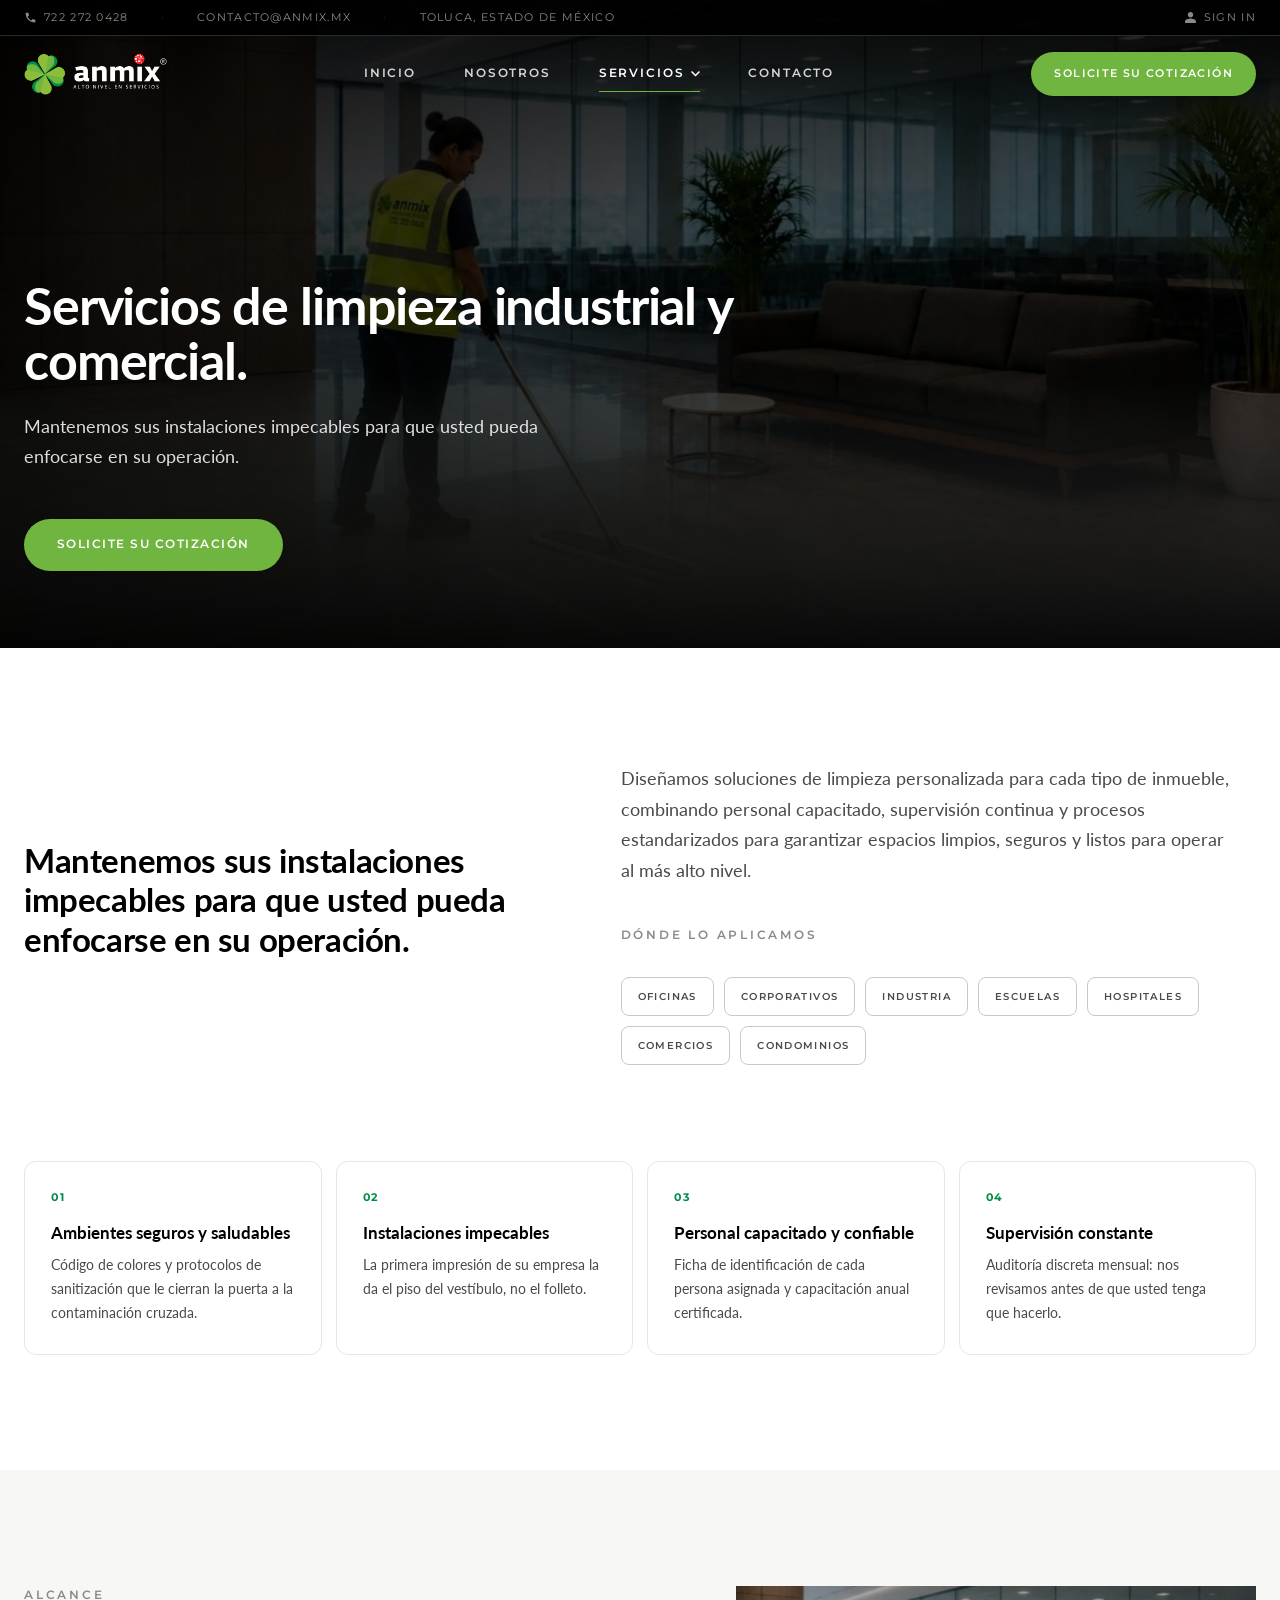
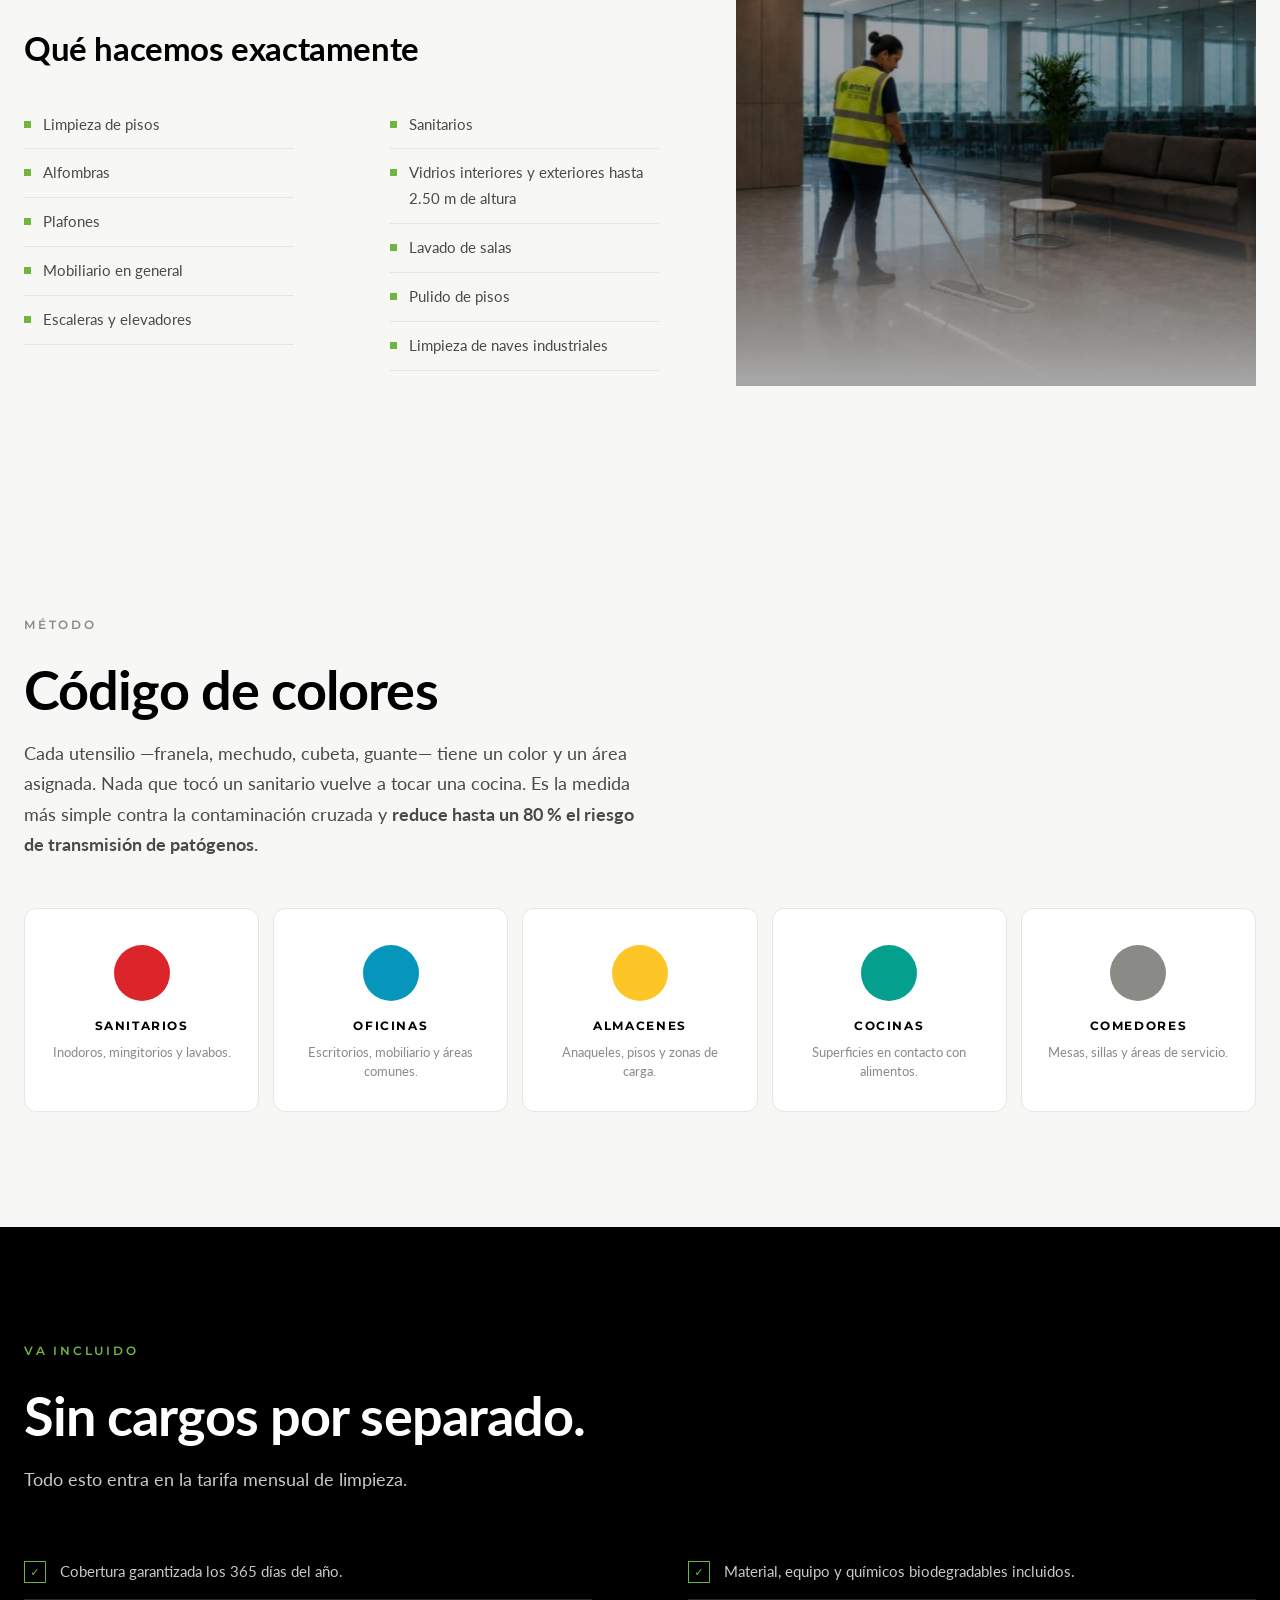
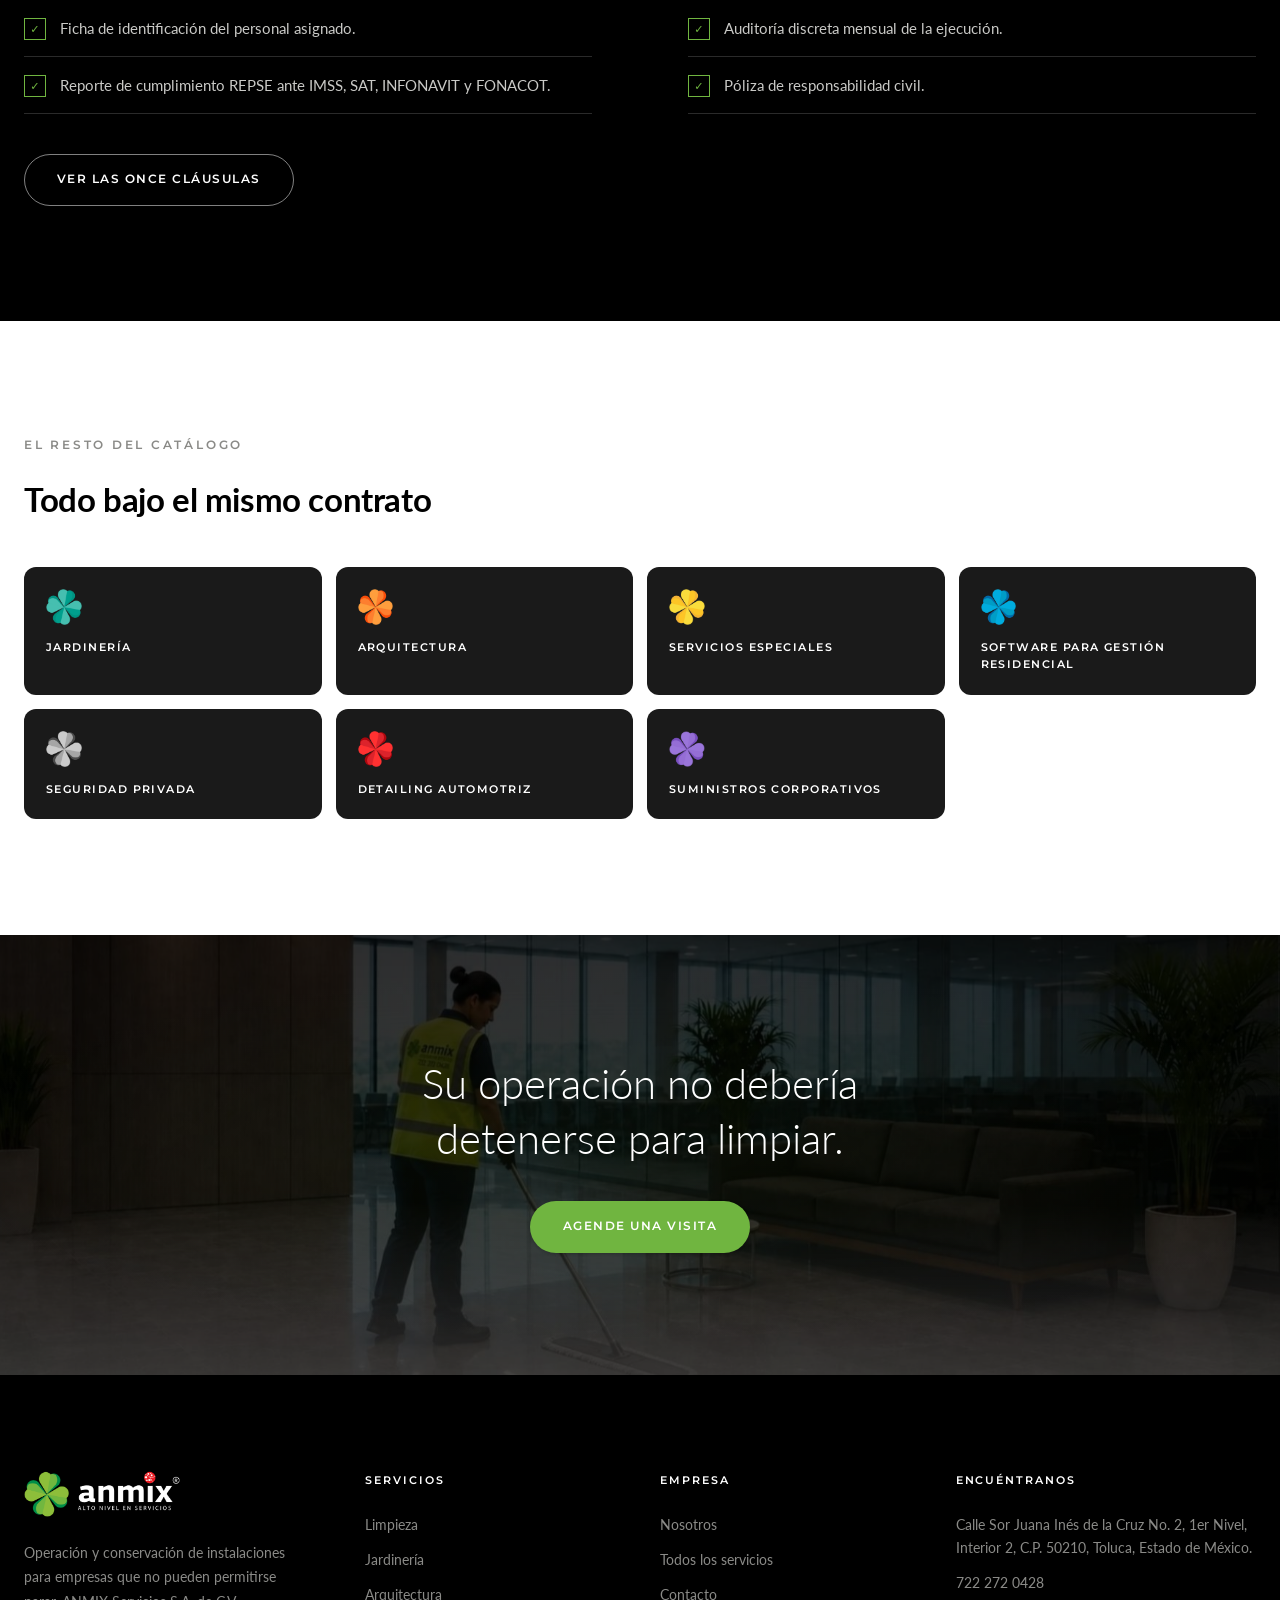
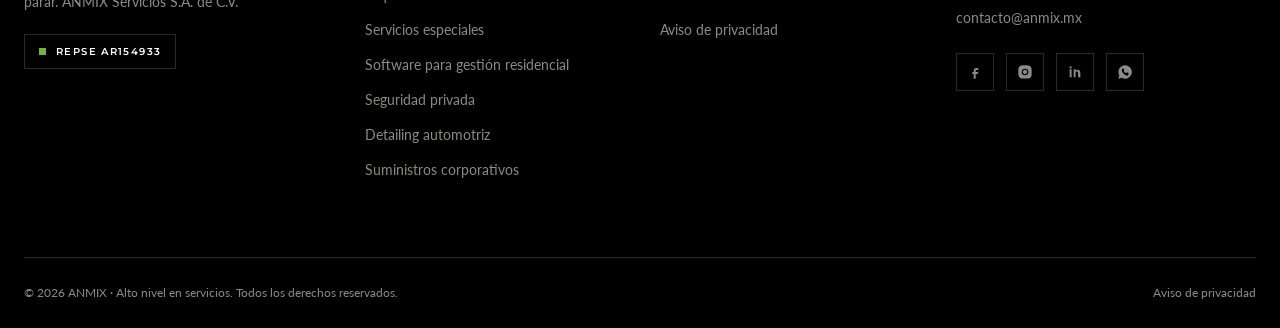
<file: servicio-limpieza.html>
<!DOCTYPE html>
<html lang="es">
<head>
<meta charset="utf-8">
<meta name="viewport" content="width=device-width, initial-scale=1">
<meta name="robots" content="noindex, nofollow">
<title>Limpieza · ANMIX</title>
<meta name="description" content="Mantenemos sus instalaciones impecables para que usted pueda enfocarse en su operación.">
<link rel="preconnect" href="https://fonts.googleapis.com">
<link rel="preconnect" href="https://fonts.gstatic.com" crossorigin>
<link href="https://fonts.googleapis.com/css2?family=Lato:wght@300;400;700;900&family=Montserrat:wght@500;600;700&display=swap" rel="stylesheet">
<link rel="stylesheet" href="assets/css/anmix.css">
</head>
<body>

<svg class="ico-sprite" aria-hidden="true" focusable="false" style="position:absolute;width:0;height:0;overflow:hidden"><symbol id="ic-1" viewBox="0 0 750 757.92"><defs><clipPath id="ic1-10d8efd47b"><path d="M 35 18.757812 L 322 18.757812 L 322 248 L 35 248 Z M 35 18.757812 " clip-rule="nonzero"/></clipPath><clipPath id="ic1-80f53e1c07"><path d="M 100 507 L 378 507 L 378 731.179688 L 100 731.179688 Z M 100 507 " clip-rule="nonzero"/></clipPath></defs><path fill="currentColor" d="M 667.132812 404 L 592.390625 404 C 587.691406 404 584.277344 400.582031 584.277344 395.886719 C 584.277344 391.1875 587.691406 387.34375 592.390625 387.34375 L 667.132812 387.34375 C 673.539062 387.34375 678.664062 382.21875 678.664062 376.238281 L 678.664062 363 C 678.664062 356.59375 673.539062 351.46875 667.132812 351.46875 L 301.964844 351.46875 C 295.984375 351.46875 290.859375 356.59375 290.859375 363 L 290.859375 376.238281 C 290.859375 382.21875 295.984375 387.34375 301.964844 387.34375 L 456.144531 387.34375 C 460.84375 387.34375 464.261719 391.1875 464.261719 395.886719 C 464.261719 400.582031 460.84375 404 456.144531 404 L 301.964844 404 C 286.585938 404 274.203125 391.613281 274.203125 376.238281 L 274.203125 363 C 274.203125 347.625 286.585938 334.808594 301.964844 334.808594 L 667.132812 334.808594 C 682.507812 334.808594 695.320312 347.625 695.320312 363 L 695.320312 376.238281 C 695.320312 391.613281 682.507812 404 667.132812 404 Z M 667.132812 404 " fill-opacity="1" fill-rule="evenodd"/><path fill="currentColor" d="M 603.066406 726.886719 L 372.007812 726.886719 C 346.808594 726.886719 326.734375 707.667969 324.171875 680.761719 L 298.121094 396.738281 C 297.691406 392.042969 301.109375 387.769531 305.378906 387.34375 C 310.078125 386.917969 314.347656 390.332031 314.777344 395.03125 L 340.828125 679.050781 C 342.539062 694.855469 353.640625 710.230469 372.007812 710.230469 L 603.066406 710.230469 C 619.296875 710.230469 632.539062 697.417969 633.820312 679.480469 L 654.746094 395.03125 C 655.175781 390.761719 659.019531 386.917969 663.714844 387.34375 C 668.414062 387.769531 671.832031 391.613281 671.402344 396.3125 L 650.476562 680.761719 C 648.339844 707.242188 627.839844 726.886719 603.066406 726.886719 Z M 603.066406 726.886719 " fill-opacity="1" fill-rule="evenodd"/><g clip-path="url(#ic1-10d8efd47b)"><path fill="currentColor" d="M 97.808594 247.253906 C 88.839844 247.253906 80.726562 242.558594 76.453125 234.867188 L 39.296875 170.378906 C 39.296875 170.378906 38.871094 170.378906 38.871094 170.378906 C 32.464844 158.84375 36.734375 143.898438 48.265625 137.0625 L 246.867188 22.171875 C 250.710938 20.039062 254.980469 18.757812 259.253906 18.757812 C 268.222656 18.757812 276.335938 23.453125 280.609375 31.144531 L 317.765625 95.207031 C 324.597656 107.167969 320.328125 122.113281 308.796875 129.375 L 109.769531 244.265625 C 105.925781 245.972656 102.082031 247.253906 97.808594 247.253906 Z M 53.820312 162.261719 L 90.550781 226.328125 C 92.257812 228.890625 94.820312 230.597656 97.808594 230.597656 C 99.089844 230.597656 100.371094 230.171875 101.652344 229.742188 L 300.253906 114.855469 C 304.097656 112.71875 305.378906 107.59375 303.246094 103.75 L 266.085938 39.683594 C 266.085938 39.257812 266.085938 39.257812 266.085938 39.257812 C 264.804688 37.121094 262.242188 35.839844 259.253906 35.839844 C 257.972656 35.839844 256.691406 35.839844 255.410156 36.695312 L 56.808594 151.585938 C 52.964844 153.71875 51.683594 158.417969 53.820312 162.261719 Z M 53.820312 162.261719 " fill-opacity="1" fill-rule="evenodd"/></g><path fill="currentColor" d="M 222.949219 286.976562 C 219.960938 286.976562 216.96875 285.265625 215.6875 282.703125 L 167.855469 200.699219 C 167 198.566406 166.574219 196.429688 167.425781 194.292969 C 167.855469 192.160156 169.136719 190.023438 171.269531 189.167969 L 230.636719 155 C 234.910156 152.4375 240.035156 154.148438 242.167969 157.992188 L 289.578125 239.992188 C 290.859375 242.128906 291.285156 244.265625 290.429688 246.402344 C 290.003906 248.535156 288.722656 250.671875 286.585938 251.527344 L 226.792969 285.695312 C 225.511719 286.546875 224.230469 286.976562 222.949219 286.976562 Z M 186.644531 199.417969 L 225.9375 267.328125 L 271.210938 241.277344 L 231.917969 173.367188 Z M 186.644531 199.417969 " fill-opacity="1" fill-rule="evenodd"/><path fill="currentColor" d="M 283.171875 365.132812 C 280.609375 365.132812 277.617188 363.425781 275.910156 360.863281 L 227.222656 275.871094 C 225.085938 272.027344 226.367188 266.902344 230.210938 264.765625 C 234.480469 262.203125 239.605469 263.910156 241.742188 267.753906 L 290.429688 352.320312 C 292.992188 356.59375 291.710938 361.71875 287.441406 363.851562 C 286.160156 364.707031 284.878906 365.132812 283.171875 365.132812 Z M 317.765625 341.214844 C 314.777344 341.214844 311.785156 339.507812 310.503906 336.945312 L 263.097656 255.371094 C 260.960938 251.097656 262.242188 245.972656 266.085938 243.839844 C 270.359375 241.277344 275.484375 242.984375 277.617188 246.828125 L 324.597656 328.832031 C 327.160156 332.675781 325.878906 337.800781 321.609375 339.933594 C 320.328125 340.789062 319.046875 341.214844 317.765625 341.214844 Z M 317.765625 341.214844 " fill-opacity="1" fill-rule="evenodd"/><path fill="currentColor" d="M 57.664062 194.292969 C 54.671875 194.292969 52.109375 192.585938 50.402344 190.023438 C 48.265625 186.179688 49.546875 181.054688 53.390625 178.492188 L 280.609375 47.800781 C 284.453125 45.238281 289.578125 46.945312 291.710938 50.789062 C 294.273438 54.632812 292.566406 59.757812 288.722656 62.320312 L 61.933594 193.011719 C 60.652344 193.867188 58.945312 194.292969 57.664062 194.292969 Z M 57.664062 194.292969 " fill-opacity="1" fill-rule="evenodd"/><path fill="currentColor" d="M 72.183594 219.492188 C 69.195312 219.492188 66.632812 217.785156 64.921875 215.222656 C 62.789062 210.953125 64.070312 206.253906 67.914062 203.691406 L 295.128906 72.570312 C 298.972656 70.4375 304.097656 71.71875 306.234375 75.988281 C 308.796875 79.832031 307.515625 84.957031 303.246094 87.09375 L 76.453125 218.210938 C 75.171875 219.066406 73.464844 219.492188 72.183594 219.492188 Z M 72.183594 219.492188 " fill-opacity="1" fill-rule="evenodd"/><path fill="currentColor" d="M 199.03125 245.972656 C 196.042969 245.972656 193.480469 244.691406 191.769531 241.703125 C 189.636719 237.859375 190.917969 232.734375 194.761719 230.597656 L 254.554688 196.003906 C 258.398438 193.441406 263.523438 194.722656 266.085938 198.992188 C 268.222656 202.835938 266.941406 207.960938 263.097656 210.097656 L 203.304688 244.691406 C 202.023438 245.546875 200.3125 245.972656 199.03125 245.972656 Z M 199.03125 245.972656 " fill-opacity="1" fill-rule="evenodd"/><g clip-path="url(#ic1-80f53e1c07)"><path fill="currentColor" d="M 347.664062 731.15625 C 332.714844 731.15625 318.621094 726.460938 307.089844 717.492188 C 295.554688 726.460938 281.035156 731.15625 266.085938 731.15625 C 247.292969 731.15625 229.355469 723.042969 216.96875 708.949219 C 204.15625 723.042969 186.644531 731.15625 167.425781 731.15625 C 130.695312 731.15625 100.371094 701.261719 100.371094 664.53125 C 100.371094 631.21875 125.570312 603.457031 157.605469 598.757812 C 154.1875 591.070312 152.90625 582.527344 152.90625 573.984375 C 152.90625 537.253906 182.375 507.785156 219.105469 507.785156 C 240.035156 507.785156 259.679688 517.609375 272.066406 533.839844 C 281.460938 529.140625 291.285156 527.003906 301.535156 527.003906 C 309.222656 527.003906 316.058594 527.859375 322.035156 530.421875 C 326.308594 532.128906 328.871094 536.828125 327.160156 541.097656 C 325.453125 545.371094 320.328125 547.503906 316.058594 545.796875 C 312.214844 544.089844 307.515625 543.660156 301.535156 543.660156 C 292.140625 543.660156 282.742188 546.222656 274.203125 551.777344 C 272.066406 553.058594 269.929688 553.484375 267.796875 553.058594 C 265.234375 552.203125 263.523438 550.921875 262.242188 548.785156 C 253.273438 533.839844 237.042969 524.441406 219.105469 524.441406 C 191.769531 524.441406 169.5625 546.652344 169.5625 573.984375 C 169.5625 583.808594 172.550781 593.632812 178.105469 602.175781 C 180.238281 605.164062 179.8125 609.007812 177.675781 611.996094 C 175.542969 614.988281 172.125 615.839844 168.707031 614.988281 C 168.28125 614.988281 167.855469 614.988281 167.425781 614.988281 C 139.664062 614.988281 117.457031 637.195312 117.457031 664.53125 C 117.457031 692.292969 139.664062 714.5 167.425781 714.5 C 184.511719 714.5 200.3125 705.53125 209.710938 690.582031 C 211.417969 688.019531 213.980469 686.738281 216.96875 686.738281 C 219.960938 686.738281 222.523438 688.019531 224.230469 690.582031 C 233.199219 705.53125 249.003906 714.5 266.085938 714.5 C 279.328125 714.5 292.140625 709.375 301.109375 700.40625 C 304.527344 696.988281 309.652344 696.988281 313.066406 700.40625 C 322.035156 709.375 334.421875 714.5 347.664062 714.5 C 353.214844 714.5 359.195312 713.21875 366.027344 711.085938 C 370.300781 709.375 374.996094 711.511719 376.707031 715.78125 C 378.414062 720.054688 376.277344 724.75 372.007812 726.460938 C 363.464844 729.875 355.351562 731.15625 347.664062 731.15625 Z M 347.664062 731.15625 " fill-opacity="1" fill-rule="evenodd"/></g><path fill="currentColor" d="M 74.320312 461.230469 C 57.664062 461.230469 44.421875 447.992188 44.421875 431.335938 C 44.421875 415.105469 57.664062 401.4375 74.320312 401.4375 C 90.550781 401.4375 103.789062 415.105469 103.789062 431.335938 C 103.789062 447.992188 90.550781 461.230469 74.320312 461.230469 Z M 74.320312 418.523438 C 67.058594 418.523438 61.078125 424.074219 61.078125 431.335938 C 61.078125 438.59375 66.632812 444.574219 74.320312 444.574219 C 81.578125 444.574219 87.132812 438.59375 87.132812 431.335938 C 87.132812 424.074219 81.578125 418.523438 74.320312 418.523438 Z M 74.320312 418.523438 " fill-opacity="1" fill-rule="evenodd"/><path fill="currentColor" d="M 123.007812 558.609375 C 106.351562 558.609375 93.113281 545.371094 93.113281 528.714844 C 93.113281 512.054688 106.351562 498.816406 123.007812 498.816406 C 139.664062 498.816406 152.90625 512.484375 152.90625 528.714844 C 152.90625 545.371094 139.664062 558.609375 123.007812 558.609375 Z M 123.007812 515.472656 C 115.746094 515.472656 109.769531 521.453125 109.769531 528.714844 C 109.769531 535.972656 115.746094 541.953125 123.007812 541.953125 C 130.269531 541.953125 136.25 535.972656 136.25 528.714844 C 136.25 521.453125 130.269531 515.472656 123.007812 515.472656 Z M 123.007812 515.472656 " fill-opacity="1" fill-rule="evenodd"/><path fill="currentColor" d="M 557.367188 590.640625 L 490.742188 590.640625 C 466.824219 590.640625 447.605469 571.421875 447.605469 547.503906 L 447.605469 485.148438 L 410.875 506.503906 C 398.488281 512.910156 383.539062 508.640625 376.707031 497.109375 C 376.707031 497.109375 376.707031 496.679688 376.277344 496.679688 L 375.851562 495.828125 C 369.871094 483.867188 373.714844 469.347656 385.675781 462.511719 L 447.605469 426.636719 L 447.605469 343.351562 C 447.605469 338.652344 451.449219 334.808594 456.144531 334.808594 C 460.84375 334.808594 464.261719 338.652344 464.261719 343.351562 L 464.261719 431.761719 C 464.261719 434.75 462.980469 437.3125 460.417969 439.023438 L 393.789062 477.035156 C 389.945312 479.167969 388.664062 484.292969 390.800781 488.140625 C 390.800781 488.566406 390.800781 488.566406 390.800781 488.566406 L 391.226562 488.992188 C 393.363281 492.835938 398.914062 494.117188 402.757812 491.984375 L 451.875 463.367188 C 454.4375 461.660156 457.425781 461.660156 460.417969 463.367188 C 462.980469 464.648438 464.261719 467.636719 464.261719 470.628906 L 464.261719 547.503906 C 464.261719 562.027344 476.21875 573.984375 490.742188 573.984375 L 557.367188 573.984375 C 571.890625 573.984375 584.277344 562.027344 584.277344 547.503906 L 584.277344 343.351562 C 584.277344 338.652344 587.691406 334.808594 592.390625 334.808594 C 597.089844 334.808594 600.933594 338.652344 600.933594 343.351562 L 600.933594 547.503906 C 600.933594 570.996094 580.859375 590.640625 557.367188 590.640625 Z M 557.367188 590.640625 " fill-opacity="1" fill-rule="evenodd"/><path fill="currentColor" d="M 490.742188 590.640625 C 486.042969 590.640625 482.199219 586.796875 482.199219 582.101562 L 482.199219 532.128906 C 482.199219 527.433594 486.042969 524.015625 490.742188 524.015625 C 495.4375 524.015625 498.855469 527.433594 498.855469 532.128906 L 498.855469 582.101562 C 498.855469 586.796875 495.4375 590.640625 490.742188 590.640625 Z M 490.742188 590.640625 " fill-opacity="1" fill-rule="evenodd"/><path fill="currentColor" d="M 524.054688 590.640625 C 519.355469 590.640625 515.941406 586.796875 515.941406 582.101562 L 515.941406 532.128906 C 515.941406 527.433594 519.355469 524.015625 524.054688 524.015625 C 528.753906 524.015625 532.597656 527.433594 532.597656 532.128906 L 532.597656 582.101562 C 532.597656 586.796875 528.753906 590.640625 524.054688 590.640625 Z M 524.054688 590.640625 " fill-opacity="1" fill-rule="evenodd"/><path fill="currentColor" d="M 557.367188 590.640625 C 552.671875 590.640625 549.253906 586.796875 549.253906 582.101562 L 549.253906 532.128906 C 549.253906 527.433594 552.671875 524.015625 557.367188 524.015625 C 562.066406 524.015625 565.910156 527.433594 565.910156 532.128906 L 565.910156 582.101562 C 565.910156 586.796875 562.066406 590.640625 557.367188 590.640625 Z M 557.367188 590.640625 " fill-opacity="1" fill-rule="evenodd"/><path fill="currentColor" d="M 494.585938 342.496094 C 489.886719 342.496094 486.042969 338.652344 486.042969 333.957031 L 486.042969 198.566406 C 486.042969 194.722656 482.625 191.304688 479.210938 191.304688 L 392.082031 191.304688 C 388.238281 191.304688 384.820312 194.722656 384.820312 198.566406 L 384.820312 333.957031 C 384.820312 338.652344 380.976562 342.496094 376.277344 342.496094 C 371.582031 342.496094 368.164062 338.652344 368.164062 333.957031 L 368.164062 198.566406 C 368.164062 185.324219 378.839844 174.648438 392.082031 174.648438 L 479.210938 174.648438 C 492.023438 174.648438 502.699219 185.753906 502.699219 198.566406 L 502.699219 333.957031 C 502.699219 338.652344 498.855469 342.496094 494.585938 342.496094 Z M 494.585938 342.496094 " fill-opacity="1" fill-rule="evenodd"/><path fill="currentColor" d="M 465.113281 191.304688 C 460.84375 191.304688 457 187.460938 457 183.191406 L 457 126.386719 C 457 125.957031 456.144531 125.105469 455.71875 125.105469 L 415.570312 125.105469 C 414.71875 125.105469 414.289062 125.957031 414.289062 126.386719 L 414.289062 183.191406 C 414.289062 187.460938 410.445312 191.304688 406.175781 191.304688 C 401.476562 191.304688 397.632812 187.460938 397.632812 183.191406 L 397.632812 126.386719 C 397.632812 116.5625 405.75 108.449219 415.570312 108.449219 L 455.71875 108.449219 C 465.113281 108.449219 473.65625 116.5625 473.65625 126.386719 L 473.65625 183.191406 C 473.65625 187.460938 469.8125 191.304688 465.113281 191.304688 Z M 465.113281 191.304688 " fill-opacity="1" fill-rule="evenodd"/><path fill="currentColor" d="M 447.605469 125.105469 C 442.90625 125.105469 439.488281 121.261719 439.488281 116.5625 L 439.488281 74.707031 C 439.488281 70.007812 442.90625 66.164062 447.605469 66.164062 C 452.300781 66.164062 456.144531 70.007812 456.144531 74.707031 L 456.144531 116.5625 C 456.144531 121.261719 452.300781 125.105469 447.605469 125.105469 Z M 423.257812 125.105469 C 418.5625 125.105469 414.71875 121.261719 414.71875 116.5625 L 414.71875 74.707031 C 414.71875 70.007812 418.5625 66.164062 423.257812 66.164062 C 427.53125 66.164062 431.375 70.007812 431.375 74.707031 L 431.375 116.5625 C 431.375 121.261719 427.53125 125.105469 423.257812 125.105469 Z M 423.257812 125.105469 " fill-opacity="1" fill-rule="evenodd"/><path fill="currentColor" d="M 552.242188 97.34375 C 551.390625 97.34375 550.535156 96.914062 549.679688 96.914062 L 482.625 82.820312 L 395.070312 82.820312 C 387.808594 82.820312 382.257812 77.269531 382.257812 70.4375 L 382.257812 44.808594 C 382.257812 37.976562 388.238281 32.425781 395.070312 32.425781 L 483.054688 32.425781 C 483.90625 32.425781 484.335938 32.425781 484.761719 32.425781 L 552.671875 46.519531 C 561.640625 48.226562 567.617188 54.632812 567.617188 62.320312 L 567.617188 80.6875 C 567.617188 89.65625 560.359375 97.34375 552.242188 97.34375 Z M 398.914062 66.164062 L 483.480469 66.164062 C 484.335938 66.164062 484.761719 66.164062 485.1875 66.164062 L 550.960938 80.257812 L 550.960938 63.175781 C 550.535156 63.175781 550.109375 62.746094 549.679688 62.746094 L 482.199219 49.082031 L 398.914062 49.082031 Z M 398.914062 66.164062 " fill-opacity="1" fill-rule="evenodd"/><path fill="currentColor" d="M 571.460938 230.171875 C 547.117188 230.171875 527.042969 210.097656 527.042969 185.324219 C 527.042969 160.554688 547.117188 140.480469 571.460938 140.480469 C 596.660156 140.480469 616.734375 160.554688 616.734375 185.324219 C 616.734375 210.097656 596.660156 230.171875 571.460938 230.171875 Z M 571.460938 157.136719 C 556.085938 157.136719 543.699219 169.949219 543.699219 185.324219 C 543.699219 201.128906 556.085938 213.515625 571.460938 213.515625 C 587.265625 213.515625 600.078125 201.128906 600.078125 185.324219 C 600.078125 169.523438 587.691406 157.136719 571.460938 157.136719 Z M 571.460938 157.136719 " fill-opacity="1" fill-rule="evenodd"/><path fill="currentColor" d="M 648.765625 133.21875 C 631.257812 133.21875 617.164062 119.550781 617.164062 102.042969 C 617.164062 84.53125 631.257812 70.4375 648.765625 70.4375 C 666.277344 70.4375 679.945312 84.53125 679.945312 102.042969 C 679.945312 119.125 666.277344 133.21875 648.765625 133.21875 Z M 648.765625 87.09375 C 640.652344 87.09375 633.820312 93.925781 633.820312 102.042969 C 633.820312 110.15625 640.226562 116.5625 648.765625 116.5625 C 656.882812 116.5625 663.289062 110.15625 663.289062 102.042969 C 663.289062 93.925781 656.882812 87.09375 648.765625 87.09375 Z M 648.765625 87.09375 " fill-opacity="1" fill-rule="evenodd"/><path fill="currentColor" d="M 673.113281 315.589844 C 648.765625 315.589844 627.839844 295.089844 627.839844 270.746094 C 627.839844 245.972656 648.339844 225.898438 673.113281 225.898438 C 697.457031 225.898438 717.53125 245.972656 717.53125 270.746094 C 717.53125 295.515625 697.457031 315.589844 673.113281 315.589844 Z M 673.113281 242.558594 C 657.308594 242.558594 644.496094 255.371094 644.496094 270.746094 C 644.496094 286.121094 657.738281 298.933594 673.113281 298.933594 C 688.488281 298.933594 700.875 286.121094 700.875 270.746094 C 700.875 255.371094 688.488281 242.558594 673.113281 242.558594 Z M 673.113281 242.558594 " fill-opacity="1" fill-rule="evenodd"/></symbol><symbol id="ic-2" viewBox="0 0 750 757.92"><defs><clipPath id="ic2-777816089e"><path d="M 187 375 L 203 375 L 203 731.28125 L 187 731.28125 Z M 187 375 " clip-rule="nonzero"/></clipPath><clipPath id="ic2-062671b7bd"><path d="M 395 41 L 731.320312 41 L 731.320312 317 L 395 317 Z M 395 41 " clip-rule="nonzero"/></clipPath><clipPath id="ic2-bed56443c9"><path d="M 19 715 L 731.320312 715 L 731.320312 731.28125 L 19 731.28125 Z M 19 715 " clip-rule="nonzero"/></clipPath><clipPath id="ic2-64aa13130a"><path d="M 531 501 L 547 501 L 547 731.28125 L 531 731.28125 Z M 531 501 " clip-rule="nonzero"/></clipPath></defs><g clip-path="url(#ic2-777816089e)"><path fill="currentColor" d="M 195.167969 731.285156 C 190.875 731.285156 187.390625 727.804688 187.390625 723.511719 L 187.390625 383.035156 C 187.390625 378.746094 190.871094 375.261719 195.164062 375.261719 C 199.464844 375.261719 202.941406 378.746094 202.941406 383.039062 L 202.941406 723.511719 C 202.941406 727.804688 199.457031 731.285156 195.167969 731.285156 Z M 195.167969 731.285156 " fill-opacity="1" fill-rule="evenodd"/></g><path fill="currentColor" d="M 195.167969 259.03125 C 165.601562 282.34375 148.105469 318.191406 148.105469 356.03125 C 148.109375 393.859375 165.601562 429.707031 195.164062 453.015625 C 224.730469 429.707031 242.222656 393.859375 242.222656 356.03125 C 242.222656 318.191406 224.726562 282.34375 195.167969 259.03125 Z M 195.167969 470.527344 C 193.582031 470.527344 191.992188 470.042969 190.644531 469.070312 C 154.28125 443.023438 132.554688 400.757812 132.554688 356.03125 C 132.558594 311.289062 154.277344 269.027344 190.644531 242.976562 C 193.355469 241.050781 196.996094 241.050781 199.699219 242.976562 C 236.070312 269.027344 257.773438 311.289062 257.773438 356.03125 C 257.78125 400.757812 236.066406 443.023438 199.699219 469.070312 C 198.339844 470.042969 196.753906 470.527344 195.167969 470.527344 Z M 195.167969 470.527344 " fill-opacity="1" fill-rule="evenodd"/><path fill="currentColor" d="M 245.644531 637.054688 C 268.402344 645.496094 293.996094 643.4375 315.167969 631.207031 C 336.339844 618.996094 350.921875 597.855469 354.988281 573.929688 C 332.230469 565.472656 306.648438 567.546875 285.457031 579.777344 C 264.289062 591.992188 249.707031 613.128906 245.644531 637.054688 Z M 274.175781 657.710938 C 260.46875 657.710938 246.726562 654.84375 233.945312 649.042969 C 230.902344 647.667969 229.085938 644.507812 229.410156 641.203125 C 232.476562 609.988281 250.519531 581.980469 277.683594 566.296875 C 304.851562 550.617188 338.121094 548.996094 366.699219 561.941406 C 369.726562 563.316406 371.542969 566.476562 371.21875 569.78125 C 368.160156 600.996094 350.109375 629.003906 322.945312 644.6875 C 307.949219 653.335938 291.082031 657.710938 274.175781 657.710938 Z M 274.175781 657.710938 " fill-opacity="1" fill-rule="evenodd"/><path fill="currentColor" d="M 195.183594 673.976562 C 192.496094 673.976562 189.867188 672.582031 188.441406 670.085938 C 186.292969 666.363281 187.566406 661.613281 191.277344 659.460938 L 288.929688 603.085938 C 292.640625 600.949219 297.398438 602.214844 299.539062 605.9375 C 301.691406 609.664062 300.410156 614.410156 296.703125 616.566406 L 199.054688 672.9375 C 197.839844 673.636719 196.492188 673.976562 195.183594 673.976562 Z M 195.183594 673.976562 " fill-opacity="1" fill-rule="evenodd"/><path fill="currentColor" d="M 35.367188 573.925781 C 39.414062 597.855469 54.003906 618.992188 75.179688 631.207031 C 96.351562 643.4375 121.945312 645.511719 144.6875 637.054688 C 140.644531 613.128906 126.042969 591.988281 104.871094 579.773438 C 83.703125 567.546875 58.105469 565.488281 35.367188 573.925781 Z M 116.164062 657.710938 C 99.265625 657.710938 82.402344 653.335938 67.402344 644.683594 C 40.234375 629.003906 22.1875 600.996094 19.113281 569.78125 C 18.789062 566.476562 20.617188 563.316406 23.648438 561.941406 C 52.226562 548.996094 85.480469 550.617188 112.644531 566.296875 C 139.820312 581.976562 157.859375 609.988281 160.921875 641.203125 C 161.265625 644.507812 159.429688 647.667969 156.402344 649.042969 C 143.601562 654.84375 129.867188 657.710938 116.164062 657.710938 Z M 116.164062 657.710938 " fill-opacity="1" fill-rule="evenodd"/><path fill="currentColor" d="M 195.167969 673.976562 C 193.84375 673.976562 192.507812 673.636719 191.277344 672.9375 L 93.648438 616.566406 C 89.921875 614.410156 88.65625 609.664062 90.792969 605.9375 C 92.953125 602.230469 97.695312 600.949219 101.421875 603.085938 L 199.054688 659.460938 C 202.78125 661.613281 204.042969 666.363281 201.90625 670.085938 C 200.460938 672.582031 197.855469 673.976562 195.167969 673.976562 Z M 195.167969 673.976562 " fill-opacity="1" fill-rule="evenodd"/><path fill="currentColor" d="M 245.644531 518.476562 C 268.402344 526.914062 293.996094 524.859375 315.167969 512.628906 C 336.339844 500.398438 350.921875 479.273438 354.988281 455.347656 C 332.230469 446.890625 306.632812 448.964844 285.457031 461.179688 C 264.289062 473.410156 249.707031 494.535156 245.644531 518.476562 Z M 274.175781 539.128906 C 260.46875 539.128906 246.726562 536.261719 233.945312 530.464844 C 230.902344 529.085938 229.085938 525.925781 229.410156 522.605469 C 232.476562 491.40625 250.519531 463.398438 277.683594 447.71875 C 304.851562 432.035156 338.121094 430.402344 366.699219 443.359375 C 369.726562 444.738281 371.542969 447.878906 371.21875 451.199219 C 368.160156 482.417969 350.109375 510.410156 322.945312 526.089844 C 307.949219 534.757812 291.082031 539.128906 274.175781 539.128906 Z M 274.175781 539.128906 " fill-opacity="1" fill-rule="evenodd"/><path fill="currentColor" d="M 195.183594 555.394531 C 192.496094 555.394531 189.867188 554 188.441406 551.507812 C 186.292969 547.78125 187.566406 543.035156 191.277344 540.878906 L 288.929688 484.507812 C 292.640625 482.351562 297.398438 483.632812 299.539062 487.359375 C 301.691406 491.066406 300.410156 495.828125 296.703125 497.96875 L 199.054688 554.339844 C 197.839844 555.054688 196.492188 555.394531 195.183594 555.394531 Z M 195.183594 555.394531 " fill-opacity="1" fill-rule="evenodd"/><path fill="currentColor" d="M 35.367188 455.351562 C 39.414062 479.277344 54.003906 500.402344 75.179688 512.632812 C 96.351562 524.863281 121.945312 526.917969 144.6875 518.480469 C 140.644531 494.535156 126.042969 473.414062 104.871094 461.183594 C 83.703125 448.96875 58.105469 446.894531 35.367188 455.351562 Z M 116.164062 539.132812 C 99.265625 539.132812 82.402344 534.757812 67.402344 526.09375 C 40.234375 510.410156 22.1875 482.417969 19.113281 451.203125 C 18.789062 447.882812 20.617188 444.742188 23.648438 443.363281 C 52.214844 430.402344 85.480469 432.039062 112.644531 447.722656 C 139.820312 463.402344 157.859375 491.410156 160.921875 522.609375 C 161.265625 525.929688 159.429688 529.089844 156.402344 530.464844 C 143.601562 536.265625 129.867188 539.132812 116.164062 539.132812 Z M 116.164062 539.132812 " fill-opacity="1" fill-rule="evenodd"/><path fill="currentColor" d="M 195.167969 555.394531 C 193.84375 555.394531 192.507812 555.054688 191.277344 554.339844 L 93.648438 497.96875 C 89.921875 495.828125 88.65625 491.066406 90.792969 487.359375 C 92.953125 483.632812 97.695312 482.351562 101.421875 484.507812 L 199.054688 540.878906 C 202.78125 543.035156 204.042969 547.78125 201.90625 551.507812 C 200.460938 554 197.855469 555.394531 195.167969 555.394531 Z M 195.167969 555.394531 " fill-opacity="1" fill-rule="evenodd"/><g clip-path="url(#ic2-062671b7bd)"><path fill="currentColor" d="M 596.632812 316.765625 C 596.273438 316.765625 595.917969 316.765625 595.5625 316.75 C 588.613281 316.472656 582.554688 313.527344 578.050781 308.210938 L 537.492188 260.507812 C 537.332031 260.3125 537.210938 260.296875 536.96875 260.375 L 424.714844 300.875 C 420.660156 302.316406 416.203125 300.242188 414.746094 296.191406 C 413.292969 292.160156 415.378906 287.6875 419.425781 286.246094 L 531.703125 245.75 C 538.0625 243.464844 544.972656 245.296875 549.347656 250.429688 L 589.898438 298.152344 C 591.59375 300.128906 593.585938 301.101562 596.195312 301.214844 C 598.753906 301.3125 600.859375 300.519531 602.707031 298.671875 L 713.25 188.113281 C 715.097656 186.265625 715.90625 184.191406 715.808594 181.601562 C 715.703125 179.023438 714.707031 177.015625 712.695312 175.265625 L 578.460938 59.410156 C 575.070312 56.492188 569.902344 56.71875 566.695312 59.929688 L 474.523438 152.101562 C 471.289062 155.339844 470.992188 160.558594 473.871094 163.714844 L 500.832031 193.375 C 504.1875 197.054688 505.511719 202.074219 504.488281 207.113281 C 503.507812 212.039062 500.472656 215.992188 496 218.242188 L 406.519531 263.324219 C 402.683594 265.253906 398.011719 263.714844 396.082031 259.875 C 394.140625 256.035156 395.695312 251.371094 399.519531 249.425781 L 489.007812 204.359375 C 489.132812 204.296875 489.179688 204.246094 489.179688 204.246094 L 489.183594 204.246094 C 489.183594 204.246094 489.214844 204.179688 489.246094 204.035156 C 489.300781 203.824219 489.277344 203.726562 489.277344 203.726562 L 462.371094 174.179688 C 453.851562 164.800781 454.351562 150.285156 463.523438 141.101562 L 555.703125 48.929688 C 564.640625 39.984375 579.105469 39.421875 588.628906 47.648438 L 722.859375 163.488281 C 728.136719 168.039062 731.066406 174.082031 731.34375 180.96875 C 731.621094 187.917969 729.171875 194.1875 724.246094 199.109375 L 613.703125 309.652344 C 609.039062 314.320312 603.160156 316.765625 596.632812 316.765625 Z M 596.632812 316.765625 " fill-opacity="1" fill-rule="evenodd"/></g><path fill="currentColor" d="M 389.578125 286.925781 L 401.742188 312.050781 C 402.09375 312.78125 402.546875 313.121094 403.355469 313.265625 C 404.171875 313.394531 404.714844 313.21875 405.300781 312.636719 C 414.695312 303.0625 417.078125 288.515625 411.230469 276.429688 C 405.386719 264.34375 392.503906 257.203125 379.15625 258.644531 C 378.351562 258.722656 377.859375 259.046875 377.46875 259.761719 C 377.066406 260.488281 377.050781 261.058594 377.40625 261.800781 Z M 403.8125 328.851562 C 402.820312 328.851562 401.835938 328.769531 400.84375 328.609375 C 395.066406 327.652344 390.285156 324.085938 387.742188 318.824219 L 375.582031 293.699219 L 363.414062 268.574219 C 360.871094 263.308594 361.027344 257.347656 363.863281 252.226562 C 366.703125 247.109375 371.671875 243.804688 377.488281 243.171875 C 397.347656 241.050781 416.527344 251.675781 425.226562 269.660156 C 433.941406 287.640625 430.375 309.28125 416.398438 323.535156 C 413 326.988281 408.523438 328.851562 403.8125 328.851562 Z M 403.8125 328.851562 " fill-opacity="1" fill-rule="evenodd"/><path fill="currentColor" d="M 563.195312 286.523438 C 561.203125 286.523438 559.210938 285.761719 557.703125 284.238281 C 554.65625 281.207031 554.65625 276.285156 557.703125 273.253906 L 688.015625 142.933594 C 691.039062 139.902344 695.960938 139.902344 699.007812 142.933594 C 702.039062 145.976562 702.039062 150.902344 699.007812 153.929688 L 568.703125 284.238281 C 567.183594 285.761719 565.1875 286.523438 563.195312 286.523438 Z M 563.195312 286.523438 " fill-opacity="1" fill-rule="evenodd"/><path fill="currentColor" d="M 680.140625 144.664062 C 679.785156 144.664062 679.421875 144.632812 679.066406 144.585938 C 674.824219 144 671.839844 140.082031 672.425781 135.835938 C 677.414062 99.324219 664.828125 73.664062 650.441406 68.042969 C 640.417969 64.125 629.496094 69.679688 619.730469 83.707031 C 617.289062 87.222656 612.4375 88.097656 608.910156 85.636719 C 605.394531 83.191406 604.515625 78.332031 606.980469 74.816406 C 626.96875 46.125 647.996094 50.386719 656.09375 53.5625 C 680.285156 63.003906 693.320312 97.703125 687.828125 137.941406 C 687.300781 141.832031 683.957031 144.664062 680.140625 144.664062 Z M 704.449219 165.660156 C 703.722656 165.660156 702.976562 165.546875 702.230469 165.335938 C 698.117188 164.121094 695.765625 159.796875 696.984375 155.664062 C 714.191406 97.574219 692.023438 51.972656 662.429688 38.546875 C 639.625 28.210938 615.824219 38.15625 598.765625 65.144531 C 596.484375 68.789062 591.671875 69.859375 588.042969 67.574219 C 584.421875 65.273438 583.328125 60.480469 585.628906 56.851562 C 611.050781 16.609375 645.289062 13.695312 668.84375 24.386719 C 704.421875 40.519531 731.601562 93.558594 711.902344 160.085938 C 710.902344 163.472656 707.804688 165.660156 704.449219 165.660156 Z M 704.449219 165.660156 " fill-opacity="1" fill-rule="evenodd"/><path fill="currentColor" d="M 301.304688 392.285156 C 301.253906 392.285156 301.1875 392.285156 301.125 392.285156 C 296.832031 392.1875 293.429688 388.625 293.527344 384.332031 C 293.804688 372.800781 296.945312 356.875 303.328125 347.269531 C 305.710938 343.6875 310.535156 342.71875 314.117188 345.097656 C 317.699219 347.480469 318.667969 352.308594 316.285156 355.886719 C 312.4375 361.667969 309.335938 374.0625 309.078125 384.703125 C 308.984375 388.933594 305.511719 392.285156 301.304688 392.285156 Z M 301.304688 392.285156 " fill-opacity="1" fill-rule="evenodd"/><path fill="currentColor" d="M 326.625 327.457031 C 324.992188 327.457031 323.347656 326.9375 321.941406 325.871094 C 318.511719 323.292969 317.824219 318.417969 320.417969 314.984375 C 327.5 305.605469 335.902344 297.34375 345.394531 290.410156 C 348.863281 287.882812 353.722656 288.644531 356.265625 292.109375 C 358.792969 295.578125 358.03125 300.453125 354.5625 302.980469 C 346.304688 309.007812 338.980469 316.199219 332.828125 324.363281 C 331.304688 326.386719 328.972656 327.457031 326.625 327.457031 Z M 326.625 327.457031 " fill-opacity="1" fill-rule="evenodd"/><path fill="currentColor" d="M 329.050781 418.464844 C 328.992188 418.464844 328.921875 418.464844 328.855469 418.464844 C 324.566406 418.351562 321.160156 414.785156 321.277344 410.492188 C 321.519531 399.589844 323.269531 388.769531 326.460938 378.339844 C 327.722656 374.222656 332.0625 371.90625 336.179688 373.171875 C 340.285156 374.417969 342.59375 378.777344 341.332031 382.875 C 338.5625 391.960938 337.039062 401.375 336.8125 410.867188 C 336.71875 415.09375 333.246094 418.464844 329.050781 418.464844 Z M 329.050781 418.464844 " fill-opacity="1" fill-rule="evenodd"/><path fill="currentColor" d="M 349.550781 356.46875 C 347.988281 356.46875 346.417969 356.015625 345.054688 355.042969 C 341.558594 352.566406 340.714844 347.722656 343.191406 344.207031 C 350.730469 333.5625 359.878906 324.265625 370.40625 316.585938 C 373.875 314.058594 378.734375 314.820312 381.261719 318.289062 C 383.8125 321.753906 383.042969 326.613281 379.574219 329.15625 C 370.410156 335.832031 362.4375 343.914062 355.894531 353.179688 C 354.390625 355.335938 351.972656 356.46875 349.550781 356.46875 Z M 349.550781 356.46875 " fill-opacity="1" fill-rule="evenodd"/><g clip-path="url(#ic2-bed56443c9)"><path fill="currentColor" d="M 723.589844 731.269531 L 26.863281 731.269531 C 22.566406 731.269531 19.082031 727.800781 19.082031 723.492188 C 19.082031 719.199219 22.566406 715.71875 26.859375 715.71875 L 723.589844 715.71875 C 727.882812 715.71875 731.359375 719.199219 731.359375 723.492188 C 731.363281 727.800781 727.878906 731.269531 723.589844 731.269531 Z M 723.589844 731.269531 " fill-opacity="1" fill-rule="evenodd"/></g><g clip-path="url(#ic2-64aa13130a)"><path fill="currentColor" d="M 539.058594 731.285156 C 534.773438 731.285156 531.285156 727.804688 531.285156 723.511719 L 531.289062 509.585938 C 531.289062 505.292969 534.765625 501.808594 539.058594 501.808594 C 543.355469 501.808594 546.835938 505.292969 546.835938 509.585938 L 546.839844 723.511719 C 546.839844 727.804688 543.351562 731.285156 539.058594 731.285156 Z M 539.058594 731.285156 " fill-opacity="1" fill-rule="evenodd"/></g><path fill="currentColor" d="M 539.058594 422.707031 C 519.003906 439.167969 507.195312 463.933594 507.195312 490.046875 C 507.195312 516.175781 519.003906 540.945312 539.058594 557.40625 C 559.113281 540.945312 570.921875 516.175781 570.921875 490.046875 C 570.921875 463.933594 559.113281 439.167969 539.058594 422.707031 Z M 539.058594 574.980469 C 537.476562 574.980469 535.882812 574.492188 534.539062 573.523438 C 507.6875 554.292969 491.644531 523.09375 491.644531 490.046875 C 491.648438 457.019531 507.683594 425.820312 534.539062 406.589844 C 537.246094 404.644531 540.875 404.644531 543.59375 406.589844 C 570.441406 425.820312 586.472656 457.019531 586.472656 490.046875 C 586.480469 523.09375 570.4375 554.292969 543.59375 573.523438 C 542.238281 574.492188 540.648438 574.980469 539.058594 574.980469 Z M 539.058594 574.980469 " fill-opacity="1" fill-rule="evenodd"/><path fill="currentColor" d="M 582.621094 633.410156 C 600.976562 639.890625 621.480469 638.09375 638.488281 628.257812 C 655.503906 618.441406 667.308594 601.597656 670.871094 582.449219 C 652.523438 575.96875 632.027344 577.78125 615 587.601562 C 597.996094 597.417969 586.183594 614.261719 582.621094 633.410156 Z M 604.945312 652.769531 C 593.332031 652.769531 581.695312 650.339844 570.859375 645.429688 C 567.832031 644.054688 566 640.894531 566.324219 637.589844 C 568.933594 611.136719 584.222656 587.421875 607.226562 574.136719 C 630.246094 560.855469 658.429688 559.460938 682.632812 570.445312 C 685.660156 571.804688 687.476562 574.964844 687.152344 578.285156 C 684.5625 604.722656 669.269531 628.453125 646.265625 641.738281 C 633.554688 649.074219 619.261719 652.769531 604.945312 652.769531 Z M 604.945312 652.769531 " fill-opacity="1" fill-rule="evenodd"/><path fill="currentColor" d="M 539.078125 666.328125 C 536.390625 666.328125 533.757812 664.9375 532.316406 662.441406 C 530.183594 658.730469 531.457031 653.96875 535.167969 651.832031 L 616.589844 604.820312 C 620.3125 602.667969 625.074219 603.945312 627.210938 607.65625 C 629.367188 611.382812 628.085938 616.128906 624.375 618.28125 L 542.949219 665.292969 C 541.730469 666.003906 540.382812 666.328125 539.078125 666.328125 Z M 539.078125 666.328125 " fill-opacity="1" fill-rule="evenodd"/><path fill="currentColor" d="M 407.246094 582.449219 C 410.8125 601.597656 422.632812 618.445312 439.644531 628.261719 C 456.65625 638.078125 477.144531 639.890625 495.496094 633.414062 C 491.9375 614.265625 480.125 597.417969 463.117188 587.601562 C 446.109375 577.785156 425.613281 575.96875 407.246094 582.449219 Z M 473.183594 652.769531 C 458.855469 652.769531 444.566406 649.078125 431.867188 641.738281 C 408.851562 628.457031 393.554688 604.722656 390.964844 578.285156 C 390.640625 574.964844 392.453125 571.824219 395.484375 570.445312 C 419.691406 559.464844 447.871094 560.855469 470.890625 574.140625 C 493.914062 587.421875 509.1875 611.136719 511.792969 637.59375 C 512.121094 640.898438 510.289062 644.054688 507.257812 645.433594 C 496.421875 650.339844 484.789062 652.769531 473.183594 652.769531 Z M 473.183594 652.769531 " fill-opacity="1" fill-rule="evenodd"/><path fill="currentColor" d="M 539.058594 666.328125 C 537.734375 666.328125 536.402344 666.003906 535.171875 665.292969 L 453.757812 618.28125 C 450.03125 616.128906 448.765625 611.382812 450.902344 607.65625 C 453.0625 603.945312 457.804688 602.667969 461.53125 604.820312 L 542.953125 651.832031 C 546.679688 653.96875 547.9375 658.730469 545.796875 662.441406 C 544.359375 664.9375 541.75 666.328125 539.058594 666.328125 Z M 539.058594 666.328125 " fill-opacity="1" fill-rule="evenodd"/></symbol><symbol id="ic-3" viewBox="0 0 750 757.92"><defs><clipPath id="ic3-3f83e8967f"><path d="M 97 179.097656 L 538 179.097656 L 538 560.054688 L 97 560.054688 Z M 97 179.097656 " clip-rule="nonzero"/></clipPath><clipPath id="ic3-f959ebe7a4"><path d="M 494 321 L 731.21875 321 L 731.21875 560 L 494 560 Z M 494 321 " clip-rule="nonzero"/></clipPath><clipPath id="ic3-840c2b51c6"><path d="M 19 275 L 83 275 L 83 560.054688 L 19 560.054688 Z M 19 275 " clip-rule="nonzero"/></clipPath></defs><g clip-path="url(#ic3-3f83e8967f)"><path fill="currentColor" d="M 532.457031 235.542969 C 528.320312 235.339844 524.175781 235.183594 520.035156 235.183594 C 411.648438 235.167969 303.261719 235.171875 194.875 235.175781 L 184.871094 235.175781 C 184.871094 232.292969 184.789062 230.222656 184.882812 228.160156 C 185.363281 217.5625 183.449219 207.550781 177.570312 198.539062 C 167.269531 182.742188 148.261719 175.703125 129.410156 180.65625 C 112.09375 185.199219 98.789062 202.085938 98.015625 220.875 C 97.695312 228.675781 97.875 236.492188 97.875 244.304688 C 97.894531 330.535156 97.832031 416.765625 98.007812 502.996094 C 98.070312 534.433594 124.078125 560.074219 155.402344 560.109375 C 200.191406 560.164062 244.980469 560.152344 289.769531 560.164062 C 350.660156 560.179688 411.546875 560.175781 472.4375 560.226562 C 475.964844 560.226562 479.054688 559.832031 479.078125 555.410156 C 479.097656 550.96875 476.175781 549.917969 472.324219 549.984375 C 467.066406 550.078125 461.808594 550.007812 456.546875 550.007812 C 379.402344 550.003906 302.257812 550.03125 225.109375 549.96875 C 201.214844 549.945312 177.289062 550.378906 153.429688 549.34375 C 125.152344 548.117188 103.855469 519.011719 110.8125 491.914062 C 115.316406 474.363281 128.730469 465.785156 143.042969 466.753906 C 161.214844 467.988281 171.972656 480.738281 172.058594 498.929688 C 172.074219 502.089844 172.160156 505.296875 172.710938 508.394531 C 173.304688 511.714844 176.074219 513.640625 179.019531 512.707031 C 181.320312 511.972656 183.242188 509.464844 184.839844 507.371094 C 185.539062 506.449219 185.027344 504.589844 185.027344 503.15625 C 185.007812 419.953125 184.980469 336.746094 184.953125 253.542969 L 184.953125 246.410156 L 194.011719 246.410156 C 303.039062 246.410156 412.066406 246.433594 521.089844 246.328125 C 525.40625 246.324219 526.714844 247.40625 526.667969 251.882812 C 526.441406 274.835938 526.628906 297.789062 526.558594 320.742188 C 526.546875 324.632812 528.253906 327.132812 531.945312 327.226562 C 535.679688 327.324219 537.519531 324.839844 537.519531 320.96875 C 537.519531 294.351562 537.578125 267.730469 537.621094 241.113281 C 537.625 237.644531 535.902344 235.71875 532.457031 235.542969 Z M 173.78125 464.582031 L 173.78125 470.230469 C 155.183594 450.964844 128.449219 450.429688 109.253906 470.195312 C 109.085938 468.667969 108.847656 467.523438 108.847656 466.382812 C 108.84375 385.566406 108.824219 304.753906 108.894531 223.9375 C 108.910156 205.144531 123.433594 190.535156 141.699219 190.578125 C 159.742188 190.621094 173.765625 205.203125 173.765625 224.050781 C 173.789062 304.226562 173.78125 384.402344 173.78125 464.582031 Z M 173.78125 464.582031 " fill-opacity="1" fill-rule="nonzero"/></g><path fill="currentColor" d="M 459.925781 475.890625 C 458.332031 475.871094 456.738281 475.890625 455.144531 475.890625 C 449.96875 475.890625 444.792969 475.890625 439.632812 475.890625 L 439.632812 364.980469 C 444.214844 364.980469 448.226562 365.347656 452.121094 364.84375 C 454.464844 364.539062 457.613281 363.460938 458.65625 361.699219 C 460.410156 358.738281 457.839844 356.632812 455.261719 354.886719 C 422.171875 332.480469 389.101562 310.039062 356.097656 287.503906 C 352.53125 285.070312 349.511719 285.082031 346.074219 287.53125 C 339.980469 291.867188 333.765625 296.046875 327.578125 300.253906 C 301.117188 318.253906 274.605469 336.179688 248.265625 354.359375 C 246.46875 355.597656 244.621094 359.074219 245.15625 360.75 C 245.699219 362.4375 249.105469 363.882812 251.417969 364.183594 C 255.609375 364.722656 259.921875 364.335938 264.304688 364.335938 L 264.304688 475.839844 C 257.40625 475.839844 250.886719 475.753906 244.375 475.871094 C 241.085938 475.933594 238.960938 477.589844 238.855469 481.136719 C 238.742188 484.808594 240.96875 486.179688 244.238281 486.429688 C 245.03125 486.488281 245.832031 486.445312 246.628906 486.445312 C 302.5625 486.46875 358.492188 486.492188 414.429688 486.507812 C 429.566406 486.507812 444.703125 486.460938 459.84375 486.480469 C 463.269531 486.488281 465.4375 485.042969 465.515625 481.523438 C 465.59375 477.90625 463.640625 475.925781 459.925781 475.886719 Z M 373.542969 475.503906 L 330.277344 475.503906 L 330.277344 417.714844 L 373.542969 417.714844 Z M 428.109375 475.480469 L 385.148438 475.480469 L 385.148438 470.363281 C 385.148438 451.558594 385.167969 432.757812 385.148438 413.953125 C 385.140625 407.578125 384.332031 406.800781 377.976562 406.789062 C 360.449219 406.75 342.921875 406.722656 325.394531 406.691406 C 320.167969 406.679688 319.152344 407.753906 319.15625 413.230469 C 319.179688 432.191406 319.1875 451.152344 319.199219 470.117188 L 319.199219 475.550781 L 275.910156 475.550781 L 275.910156 365.019531 L 428.109375 365.019531 Z M 271.164062 353.695312 C 271.039062 353.355469 270.914062 353.015625 270.792969 352.675781 C 283.109375 344.308594 295.429688 335.949219 307.742188 327.574219 C 321.171875 318.441406 334.59375 309.300781 348.003906 300.140625 C 349.898438 298.847656 351.402344 297.9375 353.894531 299.636719 C 380.035156 317.488281 406.285156 335.179688 433.652344 353.695312 Z M 271.164062 353.695312 " fill-opacity="1" fill-rule="nonzero"/><g clip-path="url(#ic3-f959ebe7a4)"><path fill="currentColor" d="M 728.4375 549.953125 C 724.867188 545.6875 720.75 541.886719 716.820312 537.925781 C 646.132812 466.640625 575.453125 395.34375 504.640625 324.175781 C 503.066406 322.59375 499.695312 321.472656 497.71875 322.046875 C 496.253906 322.46875 494.855469 325.996094 494.84375 328.144531 C 494.671875 365.597656 494.71875 403.050781 494.726562 440.503906 C 494.730469 477.957031 494.75 515.410156 494.714844 552.863281 C 494.707031 558.96875 495.609375 559.960938 501.914062 559.960938 C 520.082031 559.960938 538.253906 559.980469 556.421875 559.976562 C 612.363281 559.972656 668.304688 559.996094 724.246094 559.824219 C 726.558594 559.816406 730.121094 558.480469 730.828125 556.804688 C 731.539062 555.113281 729.964844 551.777344 728.4375 549.953125 Z M 680.308594 548.90625 C 680.109375 545.554688 679.910156 542.136719 679.695312 538.414062 L 672.035156 538.414062 L 672.035156 549 L 650.222656 549 L 650.222656 538.421875 L 641.886719 538.421875 L 641.886719 548.929688 L 620.25 548.929688 L 620.25 538.410156 L 612.054688 538.410156 L 612.054688 548.800781 L 590.136719 548.800781 L 590.136719 538.382812 L 582.195312 538.382812 L 582.195312 548.886719 L 560.269531 548.886719 L 560.269531 538.25 L 552.152344 538.25 C 551.980469 541.675781 551.808594 545.082031 551.613281 548.945312 L 530.265625 548.945312 L 530.265625 538.234375 L 522.09375 538.234375 L 522.09375 548.953125 L 505.90625 548.953125 L 505.90625 341.144531 C 574.835938 410.613281 642.953125 479.269531 712.042969 548.90625 Z M 680.308594 548.90625 " fill-opacity="1" fill-rule="nonzero"/></g><g clip-path="url(#ic3-840c2b51c6)"><path fill="currentColor" d="M 82.824219 283.261719 C 82.824219 276.566406 81.390625 275.140625 74.738281 275.132812 C 59.121094 275.117188 43.507812 275.121094 27.890625 275.125 C 20.132812 275.125 19.046875 276.210938 19.046875 283.859375 C 19.03125 373.726562 19.019531 463.589844 19.003906 553.453125 C 19 558.789062 20.351562 560.183594 25.78125 560.191406 C 42.03125 560.210938 58.285156 560.171875 74.539062 560.199219 C 81.589844 560.210938 82.832031 559.023438 82.832031 551.898438 C 82.835938 507.285156 82.832031 462.671875 82.832031 418.058594 C 82.832031 373.125 82.835938 328.191406 82.824219 283.261719 Z M 72.101562 356.640625 L 58.367188 356.640625 L 58.367188 366.214844 L 72.089844 366.214844 L 72.089844 383.015625 L 58.402344 383.015625 L 58.402344 392.519531 L 72.023438 392.519531 L 72.023438 409.171875 L 58.390625 409.171875 L 58.390625 418.929688 L 71.972656 418.929688 L 71.972656 435.582031 L 58.277344 435.582031 L 58.277344 445.070312 L 71.953125 445.070312 L 71.953125 462.167969 L 58.285156 462.167969 L 58.285156 471.691406 L 71.984375 471.691406 L 71.984375 488.359375 L 58.3125 488.359375 L 58.3125 497.855469 L 72.027344 497.855469 L 72.027344 514.625 L 58.316406 514.625 L 58.316406 523.949219 L 72.066406 523.949219 L 72.066406 549.191406 L 30.621094 549.191406 L 30.621094 286.433594 L 71.8125 286.433594 L 71.8125 304.050781 L 58.234375 304.050781 L 58.234375 313.417969 L 72.015625 313.417969 L 72.015625 330.300781 L 58.183594 330.300781 L 58.183594 339.90625 L 72.101562 339.90625 Z M 72.101562 356.640625 " fill-opacity="1" fill-rule="nonzero"/></g><path fill="currentColor" d="M 610.867188 256.730469 C 610.847656 253.636719 610.183594 250.402344 609.121094 247.488281 C 603.410156 231.796875 597.449219 216.195312 591.636719 200.539062 C 590.515625 197.523438 589.09375 194.847656 585.460938 194.863281 C 581.75 194.878906 580.582031 197.769531 579.496094 200.738281 C 574.425781 214.636719 569.207031 228.480469 564.207031 242.402344 C 562.4375 247.320312 559.890625 252.390625 559.832031 257.417969 C 559.464844 290.238281 559.871094 323.070312 559.5625 355.890625 C 559.492188 363.300781 564.011719 366.199219 569.769531 370.492188 L 569.769531 262.109375 L 583.121094 262.109375 C 583.121094 264.3125 583.121094 266.183594 583.121094 268.050781 C 583.132812 304.863281 583.332031 341.679688 582.984375 378.484375 C 582.921875 385.054688 584.890625 389.269531 591.320312 392.503906 L 591.320312 262.140625 L 601.839844 262.140625 C 601.839844 264.007812 601.839844 265.566406 601.839844 267.125 C 601.921875 311.109375 602 355.09375 602.085938 399.074219 C 602.097656 405.183594 604.683594 408.890625 611.003906 411.390625 L 611.003906 306.234375 C 610.992188 289.730469 610.960938 273.230469 610.863281 256.730469 Z M 572.589844 251.0625 C 576.882812 239.699219 581.058594 228.644531 585.625 216.550781 C 590.199219 228.367188 594.429688 239.304688 598.980469 251.0625 Z M 572.589844 251.0625 " fill-opacity="1" fill-rule="nonzero"/><path fill="currentColor" d="M 624.410156 507.40625 C 599.289062 481.828125 573.976562 456.4375 548.761719 430.949219 C 546.566406 428.734375 543.941406 426.734375 541.328125 428.617188 C 539.589844 429.875 538.480469 433.0625 538.429688 435.414062 C 538.152344 447.839844 538.300781 460.269531 538.300781 472.699219 L 538.28125 472.699219 C 538.28125 485.289062 538.390625 497.882812 538.226562 510.46875 C 538.167969 514.863281 539.792969 517.046875 544.273438 517.050781 C 569.769531 517.082031 595.269531 517.21875 620.765625 517.0625 C 622.746094 517.050781 625.925781 515.472656 626.378906 513.964844 C 626.941406 512.105469 625.890625 508.914062 624.410156 507.40625 Z M 549.4375 506.320312 L 549.4375 449.527344 C 568.496094 468.230469 587.550781 486.929688 607.308594 506.320312 Z M 549.4375 506.320312 " fill-opacity="1" fill-rule="nonzero"/></symbol><symbol id="ic-4" viewBox="0 0 750 757.92"><defs><clipPath id="ic4-afad64e3d8"><path d="M 470 55 L 583.171875 55 L 583.171875 462 L 470 462 Z M 470 55 " clip-rule="nonzero"/></clipPath></defs><path fill="currentColor" d="M 358.277344 141.261719 C 364.410156 172.949219 391.855469 196.753906 425.082031 196.753906 C 458.300781 196.753906 485.746094 172.949219 491.929688 141.261719 C 487.847656 141.820312 482.722656 142.4375 476.1875 143.097656 C 463.351562 144.382812 446.035156 145.453125 425.023438 145.453125 C 404.074219 145.453125 386.753906 144.382812 373.917969 143.097656 C 367.382812 142.4375 362.320312 141.820312 358.277344 141.261719 Z M 358.277344 141.261719 " fill-opacity="1" fill-rule="evenodd"/><path fill="currentColor" d="M 425.082031 22.898438 C 411.179688 22.898438 400.039062 31.898438 400.039062 43.035156 L 400.039062 62.660156 C 400.039062 69.414062 392.886719 69.765625 390.992188 63.035156 L 387.207031 49.335938 C 370.386719 60.835938 359.710938 79.332031 358.140625 99.675781 C 349.238281 99.410156 342.960938 105.710938 342.960938 113.460938 C 342.960938 120.566406 346.316406 125.726562 352.292969 127.316406 C 357.460938 128.691406 383.976562 132.941406 425.074219 132.941406 C 466.160156 132.941406 492.683594 128.683594 497.84375 127.316406 C 503.820312 125.738281 507.199219 120.566406 507.199219 113.460938 C 507.199219 105.699219 500.90625 99.410156 492.015625 99.675781 C 490.484375 79.332031 479.75 60.835938 462.929688 49.335938 L 459.152344 63.035156 C 457.257812 69.765625 450.15625 69.414062 450.15625 62.660156 L 450.15625 43.035156 C 450.175781 31.898438 438.976562 22.898438 425.082031 22.898438 Z M 425.082031 22.898438 " fill-opacity="1" fill-rule="evenodd"/><path fill="currentColor" d="M 345.519531 235.457031 C 335.039062 235.457031 325.277344 241.019531 319.96875 250.066406 L 271.660156 332.535156 L 207.738281 332.535156 C 167.367188 331.777344 167.367188 392.6875 207.738281 391.972656 L 288.683594 391.972656 C 299.203125 391.921875 308.957031 386.359375 314.277344 377.25 L 343 328.109375 L 343 382.078125 C 353.429688 384.167969 363.144531 387.4375 371.789062 391.890625 L 371.789062 235.457031 Z M 345.519531 235.457031 " fill-opacity="1" fill-rule="nonzero"/><path fill="currentColor" d="M 395.488281 235.457031 L 446.59375 235.457031 L 446.59375 305.507812 L 395.488281 305.507812 Z M 395.488281 235.457031 " fill-opacity="1" fill-rule="nonzero"/><g clip-path="url(#ic4-afad64e3d8)"><path fill="currentColor" d="M 554.730469 55.410156 C 554.730469 128.742188 538.167969 187.148438 504.546875 236.671875 C 501.9375 235.964844 499.289062 235.457031 496.570312 235.457031 L 470.300781 235.457031 L 470.300781 391.832031 C 478.996094 387.386719 488.652344 384.109375 499.082031 382.070312 L 499.082031 310.464844 L 524.066406 336.429688 L 524.066406 432.351562 C 524.78125 471.296875 582.785156 471.296875 583.511719 432.351562 L 583.511719 324.46875 C 583.511719 316.746094 580.488281 309.335938 575.132812 303.820312 L 527.292969 254.246094 C 564.90625 199.375 583.511719 133.84375 583.511719 55.410156 Z M 554.730469 55.410156 " fill-opacity="1" fill-rule="nonzero"/></g><path fill="currentColor" d="M 395.488281 329.207031 L 395.488281 408.179688 C 406.878906 418.238281 415.527344 429.847656 420.992188 440.976562 C 426.515625 429.847656 435.199219 418.191406 446.59375 408.074219 L 446.59375 329.207031 Z M 395.488281 329.207031 " fill-opacity="1" fill-rule="nonzero"/><path fill="currentColor" d="M 499.082031 406.238281 C 465.609375 414.628906 440 442.164062 434.230469 476.773438 L 434.230469 560.417969 C 434.230469 564.304688 434.847656 568.140625 436.121094 571.773438 L 474.246094 682.824219 C 489.316406 726.71875 550.394531 704.089844 535.320312 660.167969 L 499.09375 554.648438 L 499.09375 406.238281 Z M 499.082031 406.238281 " fill-opacity="1" fill-rule="nonzero"/><path fill="currentColor" d="M 343.007812 406.289062 L 343.007812 427.808594 L 288.074219 545.503906 C 284.132812 553.734375 283.570312 563.175781 286.546875 571.773438 L 324.71875 682.824219 C 339.230469 727.785156 411.445312 704.589844 395.292969 660.167969 L 361.710938 562.617188 L 406.273438 469.394531 C 398.292969 438.328125 374.035156 414.109375 343.007812 406.289062 Z M 343.007812 406.289062 " fill-opacity="1" fill-rule="nonzero"/></symbol><symbol id="ic-5" viewBox="0 0 750 757.92"><defs><clipPath id="ic5-bdd4a15a6e"><path d="M 19 91.667969 L 731 91.667969 L 731 658.609375 L 19 658.609375 Z M 19 91.667969 " clip-rule="nonzero"/></clipPath></defs><g clip-path="url(#ic5-bdd4a15a6e)"><path fill="currentColor" d="M 717.152344 376.367188 L 689.535156 394.488281 C 687.984375 395.507812 686.449219 395.347656 685.675781 395.160156 C 684.898438 394.976562 683.460938 394.421875 682.539062 392.808594 L 579.320312 212.332031 C 578.039062 210.09375 578.714844 207.214844 580.851562 205.78125 L 726.8125 107.714844 C 730.816406 105.027344 731.882812 99.601562 729.191406 95.597656 C 726.503906 91.59375 721.074219 90.53125 717.074219 93.21875 L 571.113281 191.28125 C 561.40625 197.804688 558.355469 210.859375 564.160156 221.003906 L 570.496094 232.085938 C 556.128906 238.433594 539.839844 239.273438 524.757812 234.242188 L 461.308594 213.066406 C 432.382812 203.410156 401.316406 206.039062 374.90625 219.453125 C 348.277344 205.957031 316.878906 203.605469 288.542969 213.066406 L 225.09375 234.242188 C 210.011719 239.273438 193.722656 238.433594 179.355469 232.085938 L 185.691406 221.003906 C 191.496094 210.859375 188.441406 197.800781 178.738281 191.28125 L 32.777344 93.21875 C 28.777344 90.53125 23.351562 91.59375 20.660156 95.597656 C 17.972656 99.601562 19.035156 105.027344 23.039062 107.714844 L 169 205.78125 C 171.140625 207.214844 171.8125 210.09375 170.53125 212.332031 L 67.316406 392.808594 C 66.390625 394.421875 64.953125 394.976562 64.175781 395.160156 C 63.402344 395.347656 61.871094 395.507812 60.316406 394.488281 L 32.699219 376.367188 C 28.667969 373.71875 23.253906 374.84375 20.605469 378.875 C 17.960938 382.910156 19.085938 388.320312 23.117188 390.96875 L 50.734375 409.089844 C 54.40625 411.5 58.710938 412.757812 63.050781 412.757812 C 64.789062 412.757812 66.535156 412.554688 68.246094 412.144531 C 74.234375 410.710938 79.417969 406.824219 82.476562 401.480469 L 88.550781 390.859375 C 98.105469 397.347656 115.417969 411.113281 128.757812 432.949219 C 130.125 435.183594 132.136719 438.574219 134.738281 443.015625 C 136.359375 445.792969 139.28125 447.339844 142.28125 447.339844 C 143.78125 447.339844 145.296875 446.953125 146.683594 446.144531 C 150.847656 443.707031 152.246094 438.359375 149.8125 434.195312 C 147.15625 429.65625 145.085938 426.171875 143.660156 423.84375 C 128.101562 398.371094 108.101562 382.808594 97.253906 375.636719 L 170.640625 247.320312 C 181.457031 252.390625 193.183594 254.976562 204.984375 254.976562 C 213.601562 254.976562 222.257812 253.597656 230.621094 250.808594 L 294.070312 229.632812 C 314.570312 222.789062 336.960938 223.277344 357.097656 230.714844 C 354.359375 232.832031 351.695312 235.074219 349.128906 237.46875 L 294.753906 288.175781 C 286.027344 296.3125 281.015625 307.820312 280.996094 319.75 C 280.980469 331.679688 285.960938 343.203125 294.660156 351.367188 C 309.472656 365.261719 332.320312 366.921875 348.984375 355.316406 L 418.328125 307.015625 C 426.972656 300.996094 438.597656 302.078125 445.980469 309.59375 L 536.769531 402.050781 L 587.53125 452.808594 C 597.429688 462.710938 597.429688 478.820312 587.53125 488.722656 C 582.734375 493.519531 576.355469 496.160156 569.574219 496.160156 C 562.792969 496.160156 556.421875 493.519531 551.625 488.730469 C 551.621094 488.730469 551.621094 488.726562 551.617188 488.722656 C 551.605469 488.714844 551.597656 488.707031 551.585938 488.699219 C 551.207031 488.320312 550.796875 488 550.371094 487.707031 C 550.242188 487.617188 550.105469 487.542969 549.972656 487.460938 C 549.792969 487.351562 549.621094 487.222656 549.433594 487.128906 L 476.566406 412.925781 C 473.1875 409.480469 467.65625 409.433594 464.214844 412.8125 C 460.773438 416.191406 460.726562 421.71875 464.105469 425.160156 L 538.898438 501.324219 C 539.453125 501.890625 540.089844 502.339844 540.761719 502.726562 C 549.125 512.695312 548.632812 527.617188 539.265625 536.984375 C 529.59375 546.65625 514.199219 546.953125 504.144531 537.691406 L 457.535156 490.226562 C 454.15625 486.785156 448.625 486.734375 445.1875 490.113281 C 441.746094 493.496094 441.695312 499.023438 445.074219 502.464844 L 491.703125 549.945312 C 501.058594 560 500.792969 575.460938 491.089844 585.164062 C 481.1875 595.0625 465.074219 595.066406 455.230469 585.21875 L 438.378906 568.058594 C 434.996094 564.617188 429.46875 564.566406 426.027344 567.945312 C 422.585938 571.324219 422.539062 576.855469 425.914062 580.296875 L 442.828125 597.511719 C 452.726562 607.414062 452.726562 623.527344 442.828125 633.425781 C 432.921875 643.328125 416.8125 643.328125 406.910156 633.425781 L 397.082031 623.601562 C 410.464844 606.789062 409.390625 582.179688 393.84375 566.632812 C 384.003906 556.796875 370.535156 552.753906 357.710938 554.5 C 359.457031 541.675781 355.417969 528.207031 345.578125 518.371094 C 337.484375 510.273438 326.722656 505.816406 315.273438 505.816406 C 313.316406 505.816406 311.378906 505.957031 309.472656 506.210938 C 309.730469 504.304688 309.871094 502.371094 309.871094 500.414062 C 309.871094 488.964844 305.410156 478.203125 297.316406 470.105469 C 287.480469 460.269531 274.011719 456.230469 261.1875 457.976562 C 262.929688 445.148438 258.890625 431.679688 249.054688 421.84375 C 232.34375 405.132812 205.152344 405.128906 188.441406 421.84375 L 137.683594 472.601562 C 120.972656 489.3125 120.972656 516.503906 137.683594 533.214844 C 146.039062 541.570312 157.015625 545.75 167.988281 545.75 C 169.9375 545.75 171.882812 545.609375 173.8125 545.347656 C 172.070312 558.171875 176.109375 571.640625 185.945312 581.476562 C 194.300781 589.832031 205.277344 594.011719 216.25 594.011719 C 222.535156 594.011719 228.8125 592.636719 234.605469 589.898438 C 235.351562 599.761719 239.476562 609.417969 247.003906 616.945312 C 255.359375 625.300781 266.332031 629.476562 277.308594 629.476562 C 286.175781 629.476562 295.042969 626.746094 302.53125 621.292969 C 303.773438 630.535156 307.976562 639.082031 314.683594 645.789062 C 323.039062 654.144531 334.015625 658.324219 344.992188 658.324219 C 355.964844 658.324219 366.941406 654.144531 375.296875 645.789062 L 384.9375 636.148438 L 394.5625 645.777344 C 402.917969 654.132812 413.894531 658.308594 424.867188 658.308594 C 435.84375 658.308594 446.820312 654.132812 455.175781 645.777344 C 465.011719 635.9375 469.050781 622.46875 467.308594 609.644531 C 469.238281 609.90625 471.183594 610.046875 473.132812 610.046875 C 484.105469 610.046875 495.082031 605.867188 503.4375 597.511719 C 513.28125 587.667969 517.367188 574.320312 515.648438 561.546875 C 517.539062 561.804688 519.445312 561.933594 521.351562 561.933594 C 532.300781 561.933594 543.230469 557.71875 551.617188 549.335938 C 561.460938 539.488281 565.5 526.003906 563.742188 513.167969 C 565.679688 513.433594 567.625 513.605469 569.574219 513.605469 C 580.546875 513.605469 591.523438 509.425781 599.878906 501.070312 C 612.65625 488.292969 615.652344 469.394531 608.890625 453.730469 C 614.582031 443.886719 618.773438 436.742188 621.09375 432.949219 C 634.4375 411.109375 651.753906 397.34375 661.300781 390.859375 L 667.378906 401.480469 C 670.433594 406.824219 675.617188 410.710938 681.601562 412.144531 C 683.316406 412.554688 685.0625 412.757812 686.800781 412.757812 C 691.140625 412.757812 695.445312 411.5 699.117188 409.089844 L 726.734375 390.96875 C 730.765625 388.320312 731.890625 382.910156 729.246094 378.875 C 726.597656 374.84375 721.183594 373.71875 717.152344 376.367188 Z M 150.03125 520.863281 C 140.132812 510.964844 140.128906 494.851562 150.03125 484.949219 L 200.789062 434.195312 C 210.695312 424.292969 226.804688 424.292969 236.703125 434.191406 C 246.605469 444.09375 246.605469 460.207031 236.703125 470.105469 L 185.945312 520.867188 C 176.046875 530.765625 159.933594 530.769531 150.03125 520.863281 Z M 198.296875 569.128906 C 188.394531 559.226562 188.394531 543.113281 198.296875 533.214844 L 249.054688 482.457031 C 258.957031 472.554688 275.066406 472.554688 284.96875 482.457031 C 289.765625 487.253906 292.40625 493.628906 292.40625 500.414062 C 292.40625 507.191406 289.765625 513.5625 284.976562 518.359375 C 284.972656 518.363281 284.96875 518.367188 284.96875 518.367188 L 247.003906 556.332031 C 247 556.339844 246.996094 556.34375 246.988281 556.347656 L 234.207031 569.128906 C 224.304688 579.03125 208.195312 579.03125 198.296875 569.128906 Z M 259.351562 604.597656 C 249.453125 594.695312 249.453125 578.582031 259.351562 568.683594 L 297.316406 530.71875 C 302.113281 525.921875 308.492188 523.28125 315.273438 523.28125 C 322.058594 523.28125 328.433594 525.921875 333.230469 530.71875 C 343.132812 540.621094 343.132812 556.730469 333.230469 566.632812 L 314.683594 585.175781 C 314.683594 585.179688 314.679688 585.183594 314.679688 585.183594 L 295.265625 604.597656 C 285.367188 614.5 269.253906 614.5 259.351562 604.597656 Z M 362.949219 633.441406 C 353.046875 643.34375 336.9375 643.34375 327.035156 633.441406 C 322.238281 628.644531 319.597656 622.265625 319.597656 615.484375 C 319.597656 608.699219 322.238281 602.324219 327.035156 597.527344 L 345.578125 578.980469 C 355.480469 569.078125 371.59375 569.082031 381.496094 578.980469 C 391.394531 588.882812 391.394531 604.992188 381.496094 614.894531 Z M 606.191406 423.84375 C 604.347656 426.859375 601.492188 431.691406 597.675781 438.253906 L 549.175781 389.757812 L 458.441406 297.359375 C 445.070312 283.746094 424.003906 281.78125 408.347656 292.683594 L 339.003906 340.984375 C 329.066406 347.90625 315.441406 346.917969 306.609375 338.628906 C 301.34375 333.691406 298.453125 326.996094 298.460938 319.777344 C 298.472656 312.558594 301.386719 305.871094 306.664062 300.949219 L 361.039062 250.238281 C 386.480469 226.511719 422.78125 218.617188 455.78125 229.632812 L 519.230469 250.808594 C 539.039062 257.417969 560.484375 256.082031 579.203125 247.304688 L 652.597656 375.636719 C 641.753906 382.808594 621.753906 398.371094 606.191406 423.84375 Z M 606.191406 423.84375 " fill-opacity="1" fill-rule="nonzero"/></g></symbol><symbol id="ic-6" viewBox="0 0 750 757.92"><defs><clipPath id="ic6-d6a376a82d"><path d="M 81.226562 19 L 668.414062 19 L 668.414062 731 L 81.226562 731 Z M 81.226562 19 " clip-rule="nonzero"/></clipPath></defs><path fill="currentColor" d="M 399.351562 519.402344 L 350.789062 519.402344 C 349.714844 519.398438 348.640625 519.371094 347.566406 519.320312 C 346.492188 519.265625 345.421875 519.183594 344.351562 519.078125 C 343.285156 518.972656 342.21875 518.839844 341.15625 518.679688 C 340.09375 518.523438 339.035156 518.335938 337.980469 518.125 C 336.925781 517.917969 335.878906 517.679688 334.835938 517.417969 C 333.792969 517.15625 332.757812 516.867188 331.730469 516.554688 C 330.703125 516.242188 329.683594 515.90625 328.671875 515.542969 C 327.660156 515.179688 326.65625 514.792969 325.664062 514.382812 C 324.671875 513.96875 323.6875 513.535156 322.71875 513.074219 C 321.746094 512.613281 320.785156 512.128906 319.839844 511.621094 C 318.890625 511.117188 317.957031 510.585938 317.035156 510.03125 C 316.113281 509.480469 315.207031 508.90625 314.3125 508.308594 C 313.417969 507.710938 312.542969 507.089844 311.679688 506.453125 C 310.816406 505.8125 309.96875 505.148438 309.136719 504.46875 C 308.308594 503.785156 307.492188 503.085938 306.699219 502.363281 C 305.902344 501.640625 305.125 500.898438 304.363281 500.140625 C 303.601562 499.378906 302.863281 498.601562 302.140625 497.804688 C 301.417969 497.007812 300.71875 496.195312 300.035156 495.367188 C 299.351562 494.535156 298.691406 493.6875 298.050781 492.824219 C 297.410156 491.960938 296.792969 491.082031 296.195312 490.191406 C 295.597656 489.296875 295.023438 488.390625 294.46875 487.46875 C 293.917969 486.546875 293.386719 485.609375 292.878906 484.664062 C 292.375 483.714844 291.890625 482.757812 291.429688 481.785156 C 290.96875 480.8125 290.535156 479.832031 290.121094 478.839844 C 289.710938 477.847656 289.324219 476.84375 288.960938 475.832031 C 288.597656 474.820312 288.261719 473.800781 287.949219 472.773438 C 287.632812 471.746094 287.347656 470.710938 287.085938 469.667969 C 286.824219 468.625 286.585938 467.578125 286.375 466.523438 C 286.167969 465.46875 285.980469 464.410156 285.824219 463.347656 C 285.664062 462.285156 285.53125 461.21875 285.425781 460.148438 C 285.320312 459.082031 285.238281 458.007812 285.183594 456.9375 C 285.132812 455.863281 285.101562 454.789062 285.101562 453.714844 L 285.101562 360.667969 C 285.101562 359.976562 285.167969 359.296875 285.304688 358.617188 C 285.4375 357.941406 285.636719 357.285156 285.902344 356.648438 C 286.164062 356.011719 286.488281 355.40625 286.871094 354.832031 C 287.253906 354.257812 287.691406 353.726562 288.179688 353.238281 C 288.667969 352.753906 289.199219 352.316406 289.769531 351.933594 C 290.34375 351.550781 290.949219 351.226562 291.585938 350.960938 C 292.222656 350.699219 292.882812 350.5 293.558594 350.363281 C 294.234375 350.230469 294.917969 350.164062 295.605469 350.164062 L 454.609375 350.164062 C 455.300781 350.164062 455.984375 350.230469 456.660156 350.363281 C 457.335938 350.5 457.992188 350.699219 458.628906 350.960938 C 459.269531 351.226562 459.875 351.550781 460.445312 351.933594 C 461.019531 352.316406 461.550781 352.753906 462.039062 353.238281 C 462.527344 353.726562 462.960938 354.257812 463.34375 354.832031 C 463.726562 355.40625 464.050781 356.011719 464.316406 356.648438 C 464.578125 357.285156 464.78125 357.941406 464.914062 358.617188 C 465.046875 359.296875 465.117188 359.976562 465.117188 360.667969 L 465.117188 453.714844 C 465.113281 454.789062 465.085938 455.863281 465.03125 456.9375 C 464.980469 458.011719 464.898438 459.085938 464.792969 460.15625 C 464.6875 461.226562 464.554688 462.292969 464.394531 463.355469 C 464.234375 464.417969 464.050781 465.476562 463.839844 466.53125 C 463.628906 467.585938 463.390625 468.636719 463.128906 469.679688 C 462.867188 470.722656 462.578125 471.757812 462.265625 472.785156 C 461.953125 473.816406 461.613281 474.835938 461.25 475.847656 C 460.890625 476.859375 460.5 477.863281 460.089844 478.855469 C 459.675781 479.851562 459.238281 480.832031 458.777344 481.804688 C 458.316406 482.777344 457.835938 483.734375 457.328125 484.683594 C 456.820312 485.632812 456.289062 486.566406 455.734375 487.488281 C 455.179688 488.410156 454.605469 489.320312 454.007812 490.214844 C 453.410156 491.105469 452.789062 491.984375 452.148438 492.847656 C 451.507812 493.710938 450.84375 494.558594 450.160156 495.390625 C 449.480469 496.222656 448.777344 497.035156 448.054688 497.832031 C 447.332031 498.628906 446.589844 499.40625 445.828125 500.167969 C 445.066406 500.925781 444.289062 501.667969 443.492188 502.390625 C 442.695312 503.109375 441.878906 503.8125 441.046875 504.496094 C 440.214844 505.175781 439.367188 505.835938 438.503906 506.476562 C 437.640625 507.117188 436.761719 507.738281 435.867188 508.332031 C 434.972656 508.929688 434.0625 509.503906 433.140625 510.058594 C 432.21875 510.609375 431.28125 511.140625 430.332031 511.648438 C 429.382812 512.152344 428.421875 512.636719 427.453125 513.097656 C 426.480469 513.554688 425.496094 513.992188 424.503906 514.402344 C 423.507812 514.8125 422.503906 515.199219 421.492188 515.5625 C 420.480469 515.925781 419.457031 516.261719 418.429688 516.574219 C 417.402344 516.886719 416.363281 517.171875 415.320312 517.433594 C 414.277344 517.695312 413.230469 517.929688 412.171875 518.140625 C 411.117188 518.347656 410.058594 518.53125 408.996094 518.691406 C 407.933594 518.847656 406.863281 518.980469 405.792969 519.085938 C 404.722656 519.191406 403.652344 519.269531 402.578125 519.320312 C 401.503906 519.375 400.429688 519.402344 399.351562 519.402344 Z M 306.113281 371.113281 L 306.113281 453.652344 C 306.113281 455.117188 306.1875 456.574219 306.332031 458.03125 C 306.476562 459.488281 306.691406 460.933594 306.976562 462.367188 C 307.265625 463.800781 307.621094 465.21875 308.046875 466.617188 C 308.472656 468.015625 308.964844 469.394531 309.523438 470.742188 C 310.085938 472.09375 310.710938 473.414062 311.402344 474.707031 C 312.089844 475.996094 312.84375 477.25 313.65625 478.464844 C 314.46875 479.679688 315.339844 480.855469 316.265625 481.984375 C 317.195312 483.113281 318.175781 484.199219 319.210938 485.230469 C 320.246094 486.265625 321.328125 487.246094 322.457031 488.175781 C 323.589844 489.105469 324.761719 489.972656 325.980469 490.789062 C 327.195312 491.601562 328.449219 492.351562 329.738281 493.042969 C 331.027344 493.730469 332.347656 494.355469 333.699219 494.917969 C 335.050781 495.476562 336.425781 495.972656 337.824219 496.398438 C 339.226562 496.824219 340.640625 497.179688 342.078125 497.464844 C 343.511719 497.75 344.957031 497.96875 346.410156 498.113281 C 347.867188 498.257812 349.328125 498.328125 350.789062 498.332031 L 399.351562 498.332031 C 400.816406 498.332031 402.277344 498.261719 403.730469 498.117188 C 405.1875 497.976562 406.632812 497.761719 408.070312 497.480469 C 409.503906 497.195312 410.921875 496.839844 412.324219 496.417969 C 413.722656 495.996094 415.101562 495.503906 416.453125 494.945312 C 417.804688 494.386719 419.125 493.761719 420.417969 493.074219 C 421.710938 492.386719 422.964844 491.636719 424.179688 490.824219 C 425.398438 490.015625 426.574219 489.144531 427.707031 488.21875 C 428.839844 487.292969 429.921875 486.3125 430.957031 485.28125 C 431.996094 484.246094 432.976562 483.164062 433.90625 482.035156 C 434.839844 480.90625 435.710938 479.734375 436.527344 478.519531 C 437.339844 477.304688 438.09375 476.050781 438.785156 474.761719 C 439.476562 473.472656 440.105469 472.152344 440.667969 470.804688 C 441.230469 469.453125 441.726562 468.078125 442.152344 466.679688 C 442.582031 465.277344 442.9375 463.863281 443.226562 462.425781 C 443.515625 460.992188 443.734375 459.546875 443.878906 458.09375 C 444.027344 456.636719 444.101562 455.175781 444.105469 453.714844 L 444.105469 371.171875 Z M 306.113281 371.113281 " fill-opacity="1" fill-rule="nonzero"/><path fill="currentColor" d="M 443.59375 371.113281 C 442.90625 371.113281 442.222656 371.046875 441.546875 370.910156 C 440.871094 370.777344 440.210938 370.578125 439.574219 370.3125 C 438.9375 370.050781 438.332031 369.726562 437.757812 369.34375 C 437.183594 368.960938 436.65625 368.523438 436.167969 368.035156 C 435.679688 367.546875 435.242188 367.019531 434.859375 366.445312 C 434.476562 365.871094 434.152344 365.265625 433.890625 364.628906 C 433.625 363.992188 433.425781 363.332031 433.292969 362.65625 C 433.15625 361.980469 433.089844 361.296875 433.089844 360.609375 L 433.089844 303.191406 C 433.089844 301.492188 433.003906 299.800781 432.835938 298.113281 C 432.667969 296.425781 432.417969 294.746094 432.085938 293.085938 C 431.75 291.421875 431.339844 289.777344 430.84375 288.152344 C 430.351562 286.53125 429.78125 284.933594 429.128906 283.367188 C 428.480469 281.800781 427.753906 280.269531 426.953125 278.773438 C 426.152344 277.277344 425.28125 275.824219 424.339844 274.414062 C 423.394531 273.003906 422.386719 271.640625 421.308594 270.332031 C 420.230469 269.019531 419.09375 267.765625 417.894531 266.566406 C 416.695312 265.363281 415.4375 264.226562 414.128906 263.148438 C 412.816406 262.074219 411.457031 261.0625 410.046875 260.121094 C 408.636719 259.179688 407.183594 258.304688 405.6875 257.503906 C 404.191406 256.707031 402.65625 255.980469 401.089844 255.328125 C 399.523438 254.679688 397.929688 254.109375 396.304688 253.613281 C 394.683594 253.121094 393.039062 252.707031 391.375 252.375 C 389.710938 252.042969 388.035156 251.792969 386.347656 251.625 C 384.660156 251.457031 382.964844 251.371094 381.269531 251.371094 L 368.84375 251.371094 C 367.148438 251.371094 365.457031 251.457031 363.765625 251.625 C 362.078125 251.792969 360.402344 252.042969 358.742188 252.378906 C 357.078125 252.710938 355.433594 253.125 353.8125 253.617188 C 352.191406 254.113281 350.59375 254.683594 349.027344 255.335938 C 347.460938 255.984375 345.929688 256.710938 344.4375 257.511719 C 342.941406 258.3125 341.488281 259.183594 340.078125 260.125 C 338.667969 261.070312 337.308594 262.078125 335.996094 263.15625 C 334.6875 264.234375 333.433594 265.371094 332.234375 266.570312 C 331.035156 267.769531 329.898438 269.027344 328.820312 270.335938 C 327.746094 271.648438 326.734375 273.007812 325.792969 274.417969 C 324.851562 275.828125 323.980469 277.28125 323.179688 278.777344 C 322.378906 280.273438 321.65625 281.804688 321.007812 283.371094 C 320.355469 284.941406 319.785156 286.535156 319.292969 288.15625 C 318.800781 289.78125 318.386719 291.421875 318.054688 293.085938 C 317.722656 294.75 317.472656 296.425781 317.304688 298.113281 C 317.140625 299.800781 317.054688 301.492188 317.054688 303.191406 L 317.054688 360.609375 C 317.054688 361.296875 316.984375 361.980469 316.851562 362.65625 C 316.714844 363.332031 316.515625 363.992188 316.253906 364.628906 C 315.988281 365.265625 315.664062 365.871094 315.28125 366.445312 C 314.898438 367.019531 314.464844 367.546875 313.976562 368.035156 C 313.488281 368.523438 312.957031 368.960938 312.382812 369.34375 C 311.808594 369.726562 311.203125 370.050781 310.566406 370.3125 C 309.929688 370.578125 309.273438 370.777344 308.597656 370.910156 C 307.921875 371.046875 307.238281 371.113281 306.546875 371.113281 C 305.859375 371.113281 305.175781 371.046875 304.5 370.910156 C 303.820312 370.777344 303.164062 370.578125 302.527344 370.3125 C 301.890625 370.050781 301.285156 369.726562 300.710938 369.34375 C 300.136719 368.960938 299.605469 368.523438 299.121094 368.035156 C 298.632812 367.546875 298.195312 367.019531 297.8125 366.445312 C 297.429688 365.871094 297.105469 365.265625 296.84375 364.628906 C 296.578125 363.992188 296.378906 363.332031 296.246094 362.65625 C 296.109375 361.980469 296.042969 361.296875 296.042969 360.609375 L 296.042969 303.191406 C 296.042969 302 296.074219 300.808594 296.132812 299.617188 C 296.191406 298.429688 296.28125 297.242188 296.398438 296.054688 C 296.515625 294.871094 296.664062 293.6875 296.839844 292.507812 C 297.015625 291.332031 297.21875 290.15625 297.449219 288.988281 C 297.683594 287.820312 297.945312 286.660156 298.234375 285.503906 C 298.527344 284.347656 298.84375 283.199219 299.191406 282.058594 C 299.535156 280.921875 299.910156 279.789062 300.3125 278.667969 C 300.714844 277.546875 301.144531 276.433594 301.597656 275.335938 C 302.054688 274.234375 302.539062 273.144531 303.046875 272.070312 C 303.558594 270.992188 304.09375 269.929688 304.65625 268.878906 C 305.21875 267.828125 305.804688 266.789062 306.417969 265.769531 C 307.03125 264.746094 307.667969 263.742188 308.328125 262.75 C 308.992188 261.761719 309.675781 260.785156 310.386719 259.828125 C 311.097656 258.871094 311.828125 257.933594 312.585938 257.011719 C 313.339844 256.089844 314.117188 255.191406 314.917969 254.308594 C 315.71875 253.425781 316.539062 252.5625 317.382812 251.71875 C 318.222656 250.875 319.085938 250.054688 319.96875 249.253906 C 320.851562 248.453125 321.753906 247.675781 322.671875 246.917969 C 323.59375 246.164062 324.53125 245.429688 325.488281 244.71875 C 326.445312 244.011719 327.417969 243.324219 328.410156 242.660156 C 329.398438 242 330.40625 241.363281 331.425781 240.75 C 332.449219 240.136719 333.484375 239.546875 334.535156 238.984375 C 335.585938 238.421875 336.648438 237.886719 337.726562 237.378906 C 338.800781 236.867188 339.890625 236.382812 340.992188 235.925781 C 342.089844 235.46875 343.203125 235.042969 344.324219 234.640625 C 345.445312 234.238281 346.574219 233.863281 347.714844 233.515625 C 348.855469 233.167969 350.003906 232.851562 351.15625 232.558594 C 352.3125 232.269531 353.476562 232.007812 354.644531 231.773438 C 355.8125 231.539062 356.984375 231.335938 358.164062 231.160156 C 359.339844 230.984375 360.523438 230.835938 361.707031 230.71875 C 362.894531 230.597656 364.082031 230.511719 365.273438 230.449219 C 366.460938 230.390625 367.652344 230.359375 368.84375 230.359375 L 381.269531 230.359375 C 382.460938 230.359375 383.652344 230.390625 384.84375 230.449219 C 386.03125 230.507812 387.21875 230.597656 388.40625 230.714844 C 389.589844 230.835938 390.773438 230.980469 391.953125 231.15625 C 393.128906 231.332031 394.304688 231.539062 395.472656 231.769531 C 396.640625 232.003906 397.804688 232.265625 398.960938 232.554688 C 400.113281 232.847656 401.261719 233.164062 402.402344 233.511719 C 403.542969 233.859375 404.671875 234.234375 405.796875 234.632812 C 406.917969 235.035156 408.027344 235.464844 409.128906 235.921875 C 410.230469 236.378906 411.320312 236.863281 412.394531 237.371094 C 413.472656 237.882812 414.535156 238.417969 415.585938 238.980469 C 416.636719 239.542969 417.671875 240.128906 418.695312 240.742188 C 419.71875 241.355469 420.722656 241.992188 421.714844 242.65625 C 422.703125 243.316406 423.679688 244.003906 424.636719 244.714844 C 425.59375 245.425781 426.53125 246.15625 427.453125 246.914062 C 428.375 247.667969 429.277344 248.449219 430.160156 249.25 C 431.042969 250.046875 431.902344 250.871094 432.746094 251.710938 C 433.589844 252.554688 434.410156 253.417969 435.210938 254.300781 C 436.011719 255.183594 436.789062 256.085938 437.546875 257.007812 C 438.300781 257.925781 439.035156 258.867188 439.746094 259.824219 C 440.453125 260.78125 441.140625 261.753906 441.804688 262.746094 C 442.464844 263.734375 443.101562 264.742188 443.714844 265.761719 C 444.328125 266.785156 444.917969 267.820312 445.476562 268.871094 C 446.039062 269.921875 446.578125 270.988281 447.085938 272.0625 C 447.597656 273.140625 448.078125 274.230469 448.535156 275.332031 C 448.992188 276.429688 449.421875 277.542969 449.824219 278.664062 C 450.226562 279.785156 450.601562 280.917969 450.949219 282.054688 C 451.292969 283.195312 451.613281 284.34375 451.902344 285.5 C 452.191406 286.65625 452.457031 287.816406 452.6875 288.984375 C 452.921875 290.15625 453.125 291.328125 453.300781 292.507812 C 453.476562 293.683594 453.625 294.867188 453.742188 296.054688 C 453.859375 297.238281 453.949219 298.425781 454.007812 299.617188 C 454.070312 300.808594 454.097656 302 454.101562 303.191406 L 454.101562 360.609375 C 454.101562 361.296875 454.03125 361.980469 453.898438 362.65625 C 453.765625 363.335938 453.566406 363.992188 453.300781 364.628906 C 453.035156 365.265625 452.714844 365.871094 452.328125 366.445312 C 451.945312 367.019531 451.511719 367.546875 451.023438 368.035156 C 450.535156 368.523438 450.003906 368.960938 449.429688 369.34375 C 448.859375 369.726562 448.253906 370.050781 447.617188 370.3125 C 446.976562 370.578125 446.320312 370.777344 445.644531 370.910156 C 444.96875 371.046875 444.285156 371.113281 443.59375 371.113281 Z M 443.59375 371.113281 " fill-opacity="1" fill-rule="nonzero"/><path fill="currentColor" d="M 375.070312 453.9375 C 374.382812 453.9375 373.699219 453.871094 373.023438 453.738281 C 372.34375 453.601562 371.6875 453.402344 371.050781 453.140625 C 370.414062 452.875 369.808594 452.550781 369.234375 452.167969 C 368.660156 451.785156 368.128906 451.351562 367.644531 450.863281 C 367.15625 450.375 366.71875 449.84375 366.335938 449.269531 C 365.953125 448.695312 365.628906 448.089844 365.367188 447.453125 C 365.101562 446.816406 364.902344 446.160156 364.769531 445.484375 C 364.632812 444.808594 364.566406 444.125 364.566406 443.433594 L 364.566406 421.492188 C 364.566406 420.804688 364.632812 420.121094 364.769531 419.445312 C 364.902344 418.765625 365.101562 418.109375 365.367188 417.472656 C 365.628906 416.835938 365.953125 416.230469 366.335938 415.65625 C 366.71875 415.082031 367.15625 414.550781 367.644531 414.066406 C 368.128906 413.578125 368.660156 413.140625 369.234375 412.757812 C 369.808594 412.375 370.414062 412.050781 371.050781 411.789062 C 371.6875 411.523438 372.34375 411.324219 373.023438 411.191406 C 373.699219 411.054688 374.382812 410.988281 375.070312 410.988281 C 375.761719 410.988281 376.445312 411.054688 377.121094 411.191406 C 377.796875 411.324219 378.453125 411.523438 379.089844 411.789062 C 379.730469 412.050781 380.335938 412.375 380.90625 412.757812 C 381.480469 413.140625 382.011719 413.578125 382.5 414.066406 C 382.988281 414.550781 383.421875 415.082031 383.804688 415.65625 C 384.1875 416.230469 384.511719 416.835938 384.777344 417.472656 C 385.039062 418.109375 385.238281 418.765625 385.375 419.445312 C 385.507812 420.121094 385.578125 420.804688 385.578125 421.492188 L 385.578125 443.433594 C 385.578125 444.125 385.507812 444.808594 385.375 445.484375 C 385.238281 446.160156 385.039062 446.816406 384.777344 447.453125 C 384.511719 448.089844 384.1875 448.695312 383.804688 449.269531 C 383.421875 449.84375 382.988281 450.375 382.5 450.863281 C 382.011719 451.351562 381.480469 451.785156 380.90625 452.167969 C 380.335938 452.550781 379.730469 452.875 379.089844 453.140625 C 378.453125 453.402344 377.796875 453.601562 377.121094 453.738281 C 376.445312 453.871094 375.761719 453.9375 375.070312 453.9375 Z M 375.070312 453.9375 " fill-opacity="1" fill-rule="nonzero"/><g clip-path="url(#ic6-d6a376a82d)"><path fill="currentColor" d="M 375.597656 730.554688 C 364.535156 730.554688 353.339844 727.207031 341.875 720.5 C 324.738281 710.445312 293.941406 686.628906 244.925781 645.554688 C 223.214844 627.355469 203.882812 606.90625 186.9375 584.203125 L 140.175781 521.546875 C 139.90625 521.199219 139.667969 520.835938 139.457031 520.453125 C 128.933594 501.867188 119.585938 482.707031 111.421875 462.972656 C 80.597656 388.613281 79.90625 311.472656 81.992188 259.832031 C 81.992188 248.757812 81.992188 238.597656 81.886719 229.097656 C 81.765625 205.28125 81.648438 184.707031 82.515625 164.566406 C 82.847656 155.5625 90.019531 142.28125 99.714844 137.914062 C 178.910156 102.074219 264.226562 64.226562 360.5 22.207031 C 369.1875 18.4375 380.925781 18.304688 389.011719 21.859375 C 473.054688 58.480469 559.0625 96.507812 651.792969 138.09375 C 659.746094 141.710938 668.421875 152.410156 668.226562 162.015625 C 667.984375 181.523438 668.226562 201.695312 668.464844 221.160156 C 669.050781 270.683594 669.667969 321.707031 662.464844 371.324219 C 641.527344 515.542969 558.386719 629.824219 408.3125 720.710938 C 397.449219 727.238281 386.582031 730.554688 375.597656 730.554688 Z M 203.777344 571.628906 C 219.746094 593.019531 237.960938 612.289062 258.417969 629.433594 C 275.859375 644.050781 328.953125 688.519531 352.484375 702.355469 C 368.707031 711.839844 382.171875 711.929688 397.507812 702.671875 C 541.894531 615.238281 621.777344 505.847656 641.769531 368.230469 C 648.746094 320.296875 648.144531 269.976562 647.5625 221.324219 C 647.320312 201.816406 647.082031 181.808594 647.320312 162.046875 C 646.394531 160.046875 645.027344 158.414062 643.222656 157.152344 C 550.65625 115.628906 464.695312 77.644531 380.652344 41.039062 C 378.726562 40.441406 376.753906 40.171875 374.734375 40.234375 C 372.714844 40.296875 370.761719 40.683594 368.875 41.402344 C 272.722656 83.421875 187.480469 121.253906 108.34375 157.0625 C 106.558594 158.066406 103.601562 163.066406 103.511719 165.390625 C 102.65625 185.113281 102.761719 204.410156 102.898438 228.976562 C 102.898438 238.582031 103.003906 248.847656 103.003906 260.058594 L 103.003906 260.492188 C 100.917969 310.136719 101.5 384.304688 130.839844 454.929688 C 138.605469 473.664062 147.480469 491.859375 157.464844 509.511719 Z M 203.777344 571.628906 " fill-opacity="1" fill-rule="nonzero"/></g><path fill="currentColor" d="M 375.460938 633.921875 C 366.996094 633.921875 358.441406 631.371094 349.679688 626.238281 C 337.191406 618.914062 314.890625 601.6875 279.472656 572.003906 C 263.671875 558.75 249.601562 543.863281 237.257812 527.339844 L 203.597656 482.316406 C 203.328125 481.964844 203.089844 481.597656 202.875 481.207031 C 195.234375 467.695312 188.453125 453.765625 182.542969 439.410156 C 160.121094 385.386719 159.566406 329.421875 161.125 291.980469 C 161.125 284.023438 161.125 276.730469 161.125 269.917969 C 161.019531 252.734375 160.945312 237.890625 161.578125 223.304688 C 161.847656 215.800781 167.578125 205.191406 175.699219 201.558594 C 232.726562 175.761719 294.136719 148.492188 363.472656 118.195312 C 365.28125 117.4375 367.152344 116.863281 369.074219 116.464844 C 370.996094 116.070312 372.941406 115.859375 374.902344 115.839844 C 376.867188 115.816406 378.816406 115.980469 380.746094 116.335938 C 382.679688 116.6875 384.558594 117.222656 386.386719 117.9375 C 446.972656 144.335938 508.863281 171.710938 575.617188 201.632812 C 582.324219 204.636719 589.347656 213.429688 589.121094 221.609375 C 588.957031 235.640625 589.121094 250.125 589.300781 264.09375 C 589.722656 299.8125 590.171875 336.761719 584.933594 372.675781 C 569.71875 477.441406 509.417969 560.402344 400.554688 626.300781 C 396.808594 628.714844 392.804688 630.570312 388.539062 631.863281 C 384.277344 633.160156 379.917969 633.847656 375.460938 633.921875 Z M 254.097656 514.765625 C 265.457031 529.988281 278.417969 543.703125 292.980469 555.898438 C 305.480469 566.40625 343.539062 598.28125 360.304688 608.109375 C 371.066406 614.414062 379.574219 614.488281 389.660156 608.363281 C 492.804688 545.964844 549.878906 467.820312 564.164062 369.671875 C 569.148438 335.378906 568.667969 299.273438 568.308594 264.367188 C 568.140625 250.589844 567.960938 236.363281 568.125 222.34375 C 567.738281 221.734375 567.269531 221.191406 566.714844 220.722656 C 500.171875 190.890625 438.402344 163.5625 377.953125 137.238281 C 375.875 136.6875 373.824219 136.773438 371.800781 137.492188 C 302.765625 167.6875 241.476562 194.867188 184.613281 220.605469 C 183.601562 221.667969 182.902344 222.910156 182.511719 224.324219 C 181.910156 238.3125 181.984375 252.222656 182.078125 269.828125 C 182.078125 276.746094 182.167969 284.144531 182.167969 292.21875 C 182.167969 292.371094 182.167969 292.519531 182.167969 292.65625 C 180.664062 328.117188 181.128906 381.09375 201.992188 431.398438 C 207.496094 444.722656 213.789062 457.664062 220.871094 470.222656 L 254.140625 514.777344 Z M 254.097656 514.765625 " fill-opacity="1" fill-rule="nonzero"/></symbol><symbol id="ic-7" viewBox="0 0 750 757.92"><defs><clipPath id="ic7-6cadc6d63f"><path d="M 20 337 L 703 337 L 703 691.769531 L 20 691.769531 Z M 20 337 " clip-rule="nonzero"/></clipPath><clipPath id="ic7-9f8590f277"><path d="M 458 58.085938 L 731 58.085938 L 731 294 L 458 294 Z M 458 58.085938 " clip-rule="nonzero"/></clipPath></defs><g clip-path="url(#ic7-6cadc6d63f)"><path fill="currentColor" d="M 680.582031 391.296875 C 666.980469 388.753906 653.21875 388.234375 639.40625 390.070312 C 636.507812 390.457031 634.140625 391.386719 632.25 392.9375 C 630.027344 394.777344 629.019531 396.992188 628.449219 398.347656 C 623.664062 409.785156 624.191406 422.167969 620.226562 423.355469 C 619.75 423.484375 619.269531 423.519531 618.78125 423.460938 C 616.851562 423.09375 615.816406 420.613281 614.464844 419.171875 C 607.09375 411.285156 601.445312 402.148438 595.777344 393.03125 C 588.636719 381.511719 581.097656 370.269531 572.058594 360.128906 C 559.269531 345.789062 544.429688 337.585938 524.023438 337.691406 C 469.796875 337.980469 415.582031 338.109375 361.367188 338.082031 C 307.15625 338.058594 252.9375 337.925781 198.714844 337.691406 C 178.304688 337.585938 163.460938 345.789062 150.679688 360.128906 C 141.636719 370.269531 134.101562 381.511719 126.957031 393.03125 C 121.300781 402.148438 115.652344 411.285156 108.273438 419.171875 C 106.917969 420.621094 105.882812 423.097656 103.949219 423.460938 C 103.464844 423.519531 102.984375 423.484375 102.511719 423.355469 C 98.527344 422.167969 99.070312 409.785156 94.285156 398.347656 C 93.714844 396.992188 92.707031 394.769531 90.480469 392.9375 C 88.59375 391.386719 86.222656 390.457031 83.328125 390.070312 C 69.515625 388.234375 55.761719 388.753906 42.152344 391.296875 C 28.445312 393.859375 19.140625 407.613281 20.894531 421.492188 C 21.148438 423.507812 21.816406 425.015625 22.78125 426.144531 C 24.984375 428.742188 28.433594 429.285156 30.601562 429.472656 C 41.695312 430.433594 78.539062 427.683594 81.875 431.117188 C 82.542969 431.816406 83.027344 432.628906 83.328125 433.546875 C 85.070312 439.484375 77.199219 439.625 73.492188 442.0625 C 66.449219 446.6875 58.988281 450.613281 52.96875 456.707031 C 49.304688 460.769531 46.226562 465.234375 43.730469 470.105469 C 33.078125 490.816406 34.148438 532.285156 34.558594 550.972656 C 35.785156 606.871094 34.695312 621.425781 46.667969 640.46875 C 46.710938 640.546875 46.765625 640.617188 46.808594 640.691406 C 48.621094 643.554688 50.804688 646.09375 53.367188 648.308594 C 55.929688 650.523438 58.753906 652.320312 61.847656 653.703125 L 61.847656 673.667969 C 61.847656 674.261719 61.875 674.851562 61.933594 675.445312 C 61.992188 676.035156 62.078125 676.621094 62.191406 677.203125 C 62.308594 677.785156 62.453125 678.359375 62.625 678.929688 C 62.796875 679.496094 62.996094 680.054688 63.222656 680.601562 C 63.449219 681.152344 63.703125 681.6875 63.980469 682.210938 C 64.261719 682.734375 64.566406 683.242188 64.894531 683.734375 C 65.222656 684.230469 65.578125 684.707031 65.953125 685.164062 C 66.328125 685.625 66.726562 686.0625 67.148438 686.484375 C 67.566406 686.902344 68.003906 687.300781 68.464844 687.679688 C 68.921875 688.054688 69.398438 688.40625 69.890625 688.738281 C 70.382812 689.066406 70.894531 689.371094 71.417969 689.652344 C 71.9375 689.933594 72.476562 690.1875 73.023438 690.414062 C 73.570312 690.640625 74.128906 690.839844 74.695312 691.011719 C 75.265625 691.1875 75.839844 691.332031 76.421875 691.445312 C 77.003906 691.5625 77.589844 691.648438 78.179688 691.707031 C 78.769531 691.765625 79.363281 691.796875 79.957031 691.796875 L 208.347656 691.796875 C 208.941406 691.796875 209.53125 691.765625 210.121094 691.707031 C 210.714844 691.648438 211.300781 691.5625 211.882812 691.449219 C 212.464844 691.332031 213.039062 691.1875 213.605469 691.015625 C 214.171875 690.84375 214.730469 690.644531 215.28125 690.417969 C 215.828125 690.191406 216.363281 689.9375 216.886719 689.65625 C 217.410156 689.375 217.917969 689.074219 218.410156 688.742188 C 218.90625 688.414062 219.378906 688.058594 219.839844 687.683594 C 220.296875 687.308594 220.738281 686.910156 221.15625 686.488281 C 221.578125 686.070312 221.972656 685.632812 222.351562 685.171875 C 222.726562 684.714844 223.078125 684.238281 223.410156 683.746094 C 223.738281 683.25 224.042969 682.742188 224.324219 682.21875 C 224.601562 681.695312 224.855469 681.160156 225.082031 680.613281 C 225.3125 680.0625 225.511719 679.507812 225.683594 678.9375 C 225.855469 678.371094 226 677.796875 226.113281 677.214844 C 226.230469 676.632812 226.316406 676.046875 226.375 675.457031 C 226.433594 674.867188 226.460938 674.273438 226.460938 673.679688 L 226.460938 656.742188 L 496.257812 656.742188 L 496.257812 673.679688 C 496.257812 674.273438 496.289062 674.867188 496.347656 675.457031 C 496.402344 676.046875 496.492188 676.632812 496.605469 677.214844 C 496.722656 677.796875 496.867188 678.371094 497.039062 678.9375 C 497.210938 679.507812 497.410156 680.066406 497.636719 680.613281 C 497.863281 681.160156 498.117188 681.695312 498.398438 682.21875 C 498.679688 682.742188 498.984375 683.253906 499.3125 683.746094 C 499.640625 684.238281 499.996094 684.714844 500.371094 685.171875 C 500.746094 685.632812 501.144531 686.070312 501.566406 686.492188 C 501.984375 686.910156 502.425781 687.308594 502.882812 687.683594 C 503.339844 688.0625 503.816406 688.414062 504.3125 688.742188 C 504.804688 689.074219 505.3125 689.378906 505.835938 689.65625 C 506.359375 689.9375 506.894531 690.191406 507.445312 690.417969 C 507.992188 690.644531 508.550781 690.84375 509.117188 691.015625 C 509.6875 691.1875 510.261719 691.332031 510.84375 691.449219 C 511.425781 691.5625 512.011719 691.652344 512.601562 691.707031 C 513.191406 691.765625 513.785156 691.796875 514.378906 691.796875 L 642.765625 691.796875 C 643.359375 691.796875 643.953125 691.765625 644.542969 691.707031 C 645.132812 691.648438 645.71875 691.5625 646.300781 691.449219 C 646.882812 691.332031 647.457031 691.1875 648.027344 691.015625 C 648.59375 690.84375 649.152344 690.644531 649.699219 690.417969 C 650.25 690.191406 650.785156 689.9375 651.308594 689.65625 C 651.832031 689.378906 652.339844 689.074219 652.832031 688.742188 C 653.324219 688.414062 653.800781 688.058594 654.261719 687.683594 C 654.71875 687.308594 655.15625 686.910156 655.578125 686.488281 C 655.996094 686.070312 656.394531 685.632812 656.769531 685.171875 C 657.148438 684.714844 657.5 684.238281 657.828125 683.746094 C 658.160156 683.25 658.464844 682.742188 658.742188 682.21875 C 659.023438 681.695312 659.277344 681.160156 659.503906 680.613281 C 659.730469 680.066406 659.929688 679.507812 660.101562 678.9375 C 660.273438 678.371094 660.417969 677.796875 660.535156 677.214844 C 660.652344 676.632812 660.738281 676.046875 660.796875 675.457031 C 660.855469 674.867188 660.882812 674.273438 660.882812 673.679688 L 660.882812 653.714844 C 663.976562 652.332031 666.800781 650.535156 669.363281 648.320312 C 671.921875 646.105469 674.109375 643.566406 675.921875 640.703125 C 675.96875 640.632812 676.015625 640.558594 676.0625 640.480469 C 688.035156 621.4375 686.945312 606.882812 688.171875 550.984375 C 688.582031 532.300781 689.652344 490.828125 679 470.117188 C 676.503906 465.246094 673.421875 460.78125 669.761719 456.714844 C 663.746094 450.621094 656.28125 446.699219 649.238281 442.074219 C 645.535156 439.621094 637.664062 439.492188 639.40625 433.558594 C 639.707031 432.636719 640.191406 431.824219 640.859375 431.125 C 644.195312 427.691406 681.035156 430.441406 692.128906 429.484375 C 694.300781 429.296875 697.75 428.75 699.953125 426.152344 C 700.914062 425.023438 701.582031 423.515625 701.835938 421.5 C 703.59375 407.609375 694.289062 393.855469 680.582031 391.296875 Z M 188.359375 527.765625 C 175.214844 537.332031 160.25 539.097656 144.632812 538.132812 C 141.832031 537.925781 139.035156 537.679688 136.230469 537.523438 C 105.242188 535.726562 92.558594 518.984375 87.023438 487.726562 C 85.257812 477.742188 88.675781 475.40625 98.128906 478.933594 C 128.761719 490.359375 158.601562 503.65625 188.113281 517.691406 C 194.722656 520.832031 194.609375 523.21875 188.359375 527.765625 Z M 429.65625 420.453125 C 406.894531 420.722656 384.128906 420.980469 361.347656 421.066406 C 338.585938 420.976562 315.816406 420.71875 293.054688 420.453125 C 240.230469 419.839844 187.515625 415.945312 134.867188 411.515625 C 130.40625 411.140625 128.539062 409.984375 131.257812 405.460938 C 141.304688 388.847656 151.296875 372.261719 166.070312 359.132812 C 173.9375 352.140625 182.609375 348.773438 193.175781 348.808594 C 249.230469 348.980469 305.289062 348.898438 361.363281 348.890625 C 417.4375 348.882812 473.472656 348.980469 529.550781 348.808594 C 540.113281 348.773438 548.789062 352.140625 556.65625 359.132812 C 571.433594 372.265625 581.425781 388.847656 591.453125 405.46875 C 594.171875 409.976562 592.304688 411.148438 587.84375 411.519531 C 535.195312 415.945312 482.484375 419.828125 429.65625 420.453125 Z M 635.703125 487.722656 C 630.167969 518.96875 617.480469 535.722656 586.496094 537.519531 C 583.695312 537.679688 580.894531 537.925781 578.09375 538.132812 C 562.472656 539.097656 547.511719 537.328125 534.367188 527.761719 C 528.117188 523.214844 528.003906 520.832031 534.617188 517.683594 C 564.125 503.648438 593.96875 490.355469 624.597656 478.925781 C 634.050781 475.402344 637.46875 477.738281 635.703125 487.722656 Z M 635.703125 487.722656 " fill-opacity="1" fill-rule="nonzero"/></g><g clip-path="url(#ic7-9f8590f277)"><path fill="currentColor" d="M 568.183594 227.585938 L 667.789062 292.457031 C 668.027344 292.613281 668.277344 292.742188 668.539062 292.847656 C 668.804688 292.953125 669.074219 293.03125 669.355469 293.085938 C 669.632812 293.136719 669.914062 293.160156 670.199219 293.15625 C 670.484375 293.152344 670.765625 293.121094 671.042969 293.0625 C 671.320312 293.003906 671.589844 292.921875 671.851562 292.808594 C 672.113281 292.695312 672.359375 292.558594 672.59375 292.398438 C 672.828125 292.238281 673.042969 292.058594 673.242188 291.855469 C 673.441406 291.652344 673.617188 291.429688 673.773438 291.191406 L 729.574219 205.523438 C 729.730469 205.285156 729.859375 205.035156 729.964844 204.773438 C 730.070312 204.507812 730.152344 204.238281 730.203125 203.957031 C 730.253906 203.675781 730.277344 203.394531 730.277344 203.113281 C 730.273438 202.828125 730.242188 202.546875 730.183594 202.269531 C 730.125 201.992188 730.039062 201.722656 729.925781 201.460938 C 729.816406 201.199219 729.679688 200.949219 729.519531 200.714844 C 729.355469 200.480469 729.175781 200.265625 728.972656 200.066406 C 728.769531 199.867188 728.546875 199.691406 728.308594 199.535156 L 591.210938 110.253906 C 590.210938 109.601562 589.125 109.394531 587.953125 109.640625 L 561.449219 115.238281 C 560.277344 115.484375 559.195312 115.277344 558.191406 114.625 L 536.613281 100.570312 C 536.375 100.414062 536.152344 100.238281 535.949219 100.039062 C 535.746094 99.839844 535.5625 99.625 535.402344 99.386719 C 535.242188 99.152344 535.105469 98.90625 534.996094 98.644531 C 534.882812 98.382812 534.796875 98.113281 534.738281 97.832031 C 534.679688 97.554688 534.652344 97.273438 534.648438 96.988281 C 534.644531 96.703125 534.671875 96.421875 534.722656 96.140625 C 534.777344 95.863281 534.855469 95.589844 534.960938 95.324219 C 535.070312 95.0625 535.199219 94.8125 535.355469 94.574219 L 554.730469 65.039062 C 554.964844 64.679688 555.144531 64.296875 555.265625 63.882812 C 555.386719 63.472656 555.445312 63.054688 555.4375 62.625 C 555.433594 62.195312 555.367188 61.777344 555.242188 61.367188 C 555.113281 60.960938 554.925781 60.578125 554.683594 60.226562 C 554.445312 59.871094 554.15625 59.558594 553.824219 59.292969 C 553.488281 59.023438 553.121094 58.808594 552.726562 58.648438 C 552.328125 58.492188 551.914062 58.390625 551.488281 58.355469 C 551.0625 58.316406 550.640625 58.34375 550.21875 58.429688 L 509.332031 67.070312 C 508.164062 67.320312 507.253906 67.945312 506.601562 68.945312 L 466.753906 130.148438 L 459.550781 141.214844 C 459.394531 141.453125 459.265625 141.703125 459.160156 141.964844 C 459.050781 142.230469 458.972656 142.5 458.921875 142.78125 C 458.871094 143.058594 458.84375 143.34375 458.847656 143.625 C 458.851562 143.910156 458.882812 144.191406 458.941406 144.46875 C 459 144.746094 459.085938 145.015625 459.199219 145.277344 C 459.308594 145.539062 459.445312 145.789062 459.605469 146.023438 C 459.765625 146.257812 459.949219 146.472656 460.152344 146.671875 C 460.355469 146.871094 460.578125 147.046875 460.8125 147.203125 L 485.367188 163.191406 C 485.605469 163.347656 485.859375 163.476562 486.121094 163.582031 C 486.386719 163.6875 486.65625 163.765625 486.9375 163.820312 C 487.214844 163.871094 487.496094 163.894531 487.78125 163.890625 C 488.066406 163.886719 488.347656 163.859375 488.625 163.800781 C 488.902344 163.738281 489.171875 163.65625 489.433594 163.542969 C 489.691406 163.429688 489.941406 163.292969 490.175781 163.132812 C 490.410156 162.972656 490.625 162.792969 490.824219 162.589844 C 491.023438 162.386719 491.199219 162.164062 491.355469 161.925781 L 496.003906 154.789062 C 496.160156 154.550781 496.335938 154.332031 496.535156 154.128906 C 496.734375 153.925781 496.949219 153.742188 497.183594 153.582031 C 497.417969 153.421875 497.664062 153.285156 497.925781 153.175781 C 498.1875 153.0625 498.457031 152.976562 498.734375 152.917969 C 499.011719 152.859375 499.292969 152.828125 499.578125 152.824219 C 499.863281 152.824219 500.144531 152.847656 500.421875 152.898438 C 500.703125 152.953125 500.972656 153.03125 501.238281 153.136719 C 501.5 153.242188 501.75 153.371094 501.988281 153.527344 L 519.132812 164.683594 C 519.371094 164.839844 519.625 164.96875 519.886719 165.074219 C 520.152344 165.179688 520.421875 165.257812 520.703125 165.3125 C 520.980469 165.363281 521.261719 165.386719 521.546875 165.386719 C 521.832031 165.382812 522.113281 165.351562 522.390625 165.292969 C 522.667969 165.234375 522.9375 165.148438 523.199219 165.035156 C 523.460938 164.925781 523.707031 164.789062 523.941406 164.628906 C 524.175781 164.46875 524.394531 164.285156 524.59375 164.082031 C 524.789062 163.878906 524.96875 163.660156 525.121094 163.421875 L 526.023438 162.039062 C 526.179688 161.800781 526.308594 161.550781 526.414062 161.285156 C 526.519531 161.023438 526.597656 160.75 526.648438 160.472656 C 526.703125 160.191406 526.726562 159.910156 526.722656 159.628906 C 526.71875 159.34375 526.6875 159.0625 526.628906 158.785156 C 526.570312 158.503906 526.484375 158.234375 526.375 157.976562 C 526.261719 157.714844 526.125 157.464844 525.964844 157.230469 C 525.804688 156.996094 525.625 156.78125 525.421875 156.582031 C 525.21875 156.382812 524.996094 156.207031 524.757812 156.050781 L 507.625 144.890625 C 507.386719 144.738281 507.167969 144.5625 506.964844 144.363281 C 506.761719 144.164062 506.578125 143.949219 506.417969 143.714844 C 506.257812 143.480469 506.121094 143.230469 506.007812 142.96875 C 505.894531 142.710938 505.8125 142.441406 505.753906 142.160156 C 505.695312 141.882812 505.664062 141.601562 505.660156 141.320312 C 505.65625 141.035156 505.679688 140.753906 505.734375 140.472656 C 505.785156 140.195312 505.863281 139.921875 505.96875 139.660156 C 506.074219 139.394531 506.207031 139.144531 506.359375 138.90625 L 513.375 128.132812 C 513.53125 127.894531 513.707031 127.675781 513.90625 127.472656 C 514.105469 127.269531 514.320312 127.085938 514.554688 126.925781 C 514.789062 126.765625 515.039062 126.628906 515.300781 126.519531 C 515.558594 126.40625 515.832031 126.320312 516.109375 126.261719 C 516.386719 126.203125 516.667969 126.171875 516.953125 126.167969 C 517.234375 126.164062 517.515625 126.191406 517.796875 126.242188 C 518.074219 126.292969 518.347656 126.371094 518.609375 126.476562 C 518.875 126.582031 519.125 126.714844 519.363281 126.867188 L 548.3125 145.726562 C 549.316406 146.378906 549.9375 147.285156 550.1875 148.453125 L 566.308594 224.855469 C 566.554688 226.023438 567.179688 226.933594 568.183594 227.585938 Z M 568.183594 227.585938 " fill-opacity="1" fill-rule="nonzero"/></g><path fill="currentColor" d="M 469.851562 175.0625 L 454.304688 277.933594 C 454.257812 278.230469 454.242188 278.53125 454.257812 278.835938 C 454.273438 279.136719 454.316406 279.433594 454.386719 279.726562 C 454.460938 280.019531 454.5625 280.304688 454.691406 280.578125 C 454.820312 280.851562 454.972656 281.109375 455.152344 281.355469 C 455.332031 281.597656 455.535156 281.820312 455.757812 282.023438 C 455.984375 282.226562 456.226562 282.40625 456.484375 282.5625 C 456.742188 282.71875 457.015625 282.847656 457.300781 282.949219 C 457.585938 283.050781 457.878906 283.121094 458.175781 283.167969 C 458.40625 283.203125 458.636719 283.21875 458.871094 283.21875 C 459.417969 283.214844 459.945312 283.117188 460.460938 282.925781 C 460.972656 282.730469 461.433594 282.457031 461.847656 282.097656 C 462.261719 281.738281 462.601562 281.320312 462.867188 280.839844 C 463.128906 280.359375 463.304688 279.847656 463.382812 279.308594 L 478.929688 176.4375 C 478.96875 176.140625 478.980469 175.84375 478.964844 175.546875 C 478.945312 175.246094 478.898438 174.953125 478.824219 174.664062 C 478.75 174.375 478.644531 174.097656 478.515625 173.828125 C 478.386719 173.558594 478.234375 173.304688 478.054688 173.066406 C 477.875 172.824219 477.671875 172.605469 477.453125 172.40625 C 477.230469 172.207031 476.992188 172.03125 476.734375 171.875 C 476.476562 171.722656 476.210938 171.597656 475.929688 171.496094 C 475.648438 171.394531 475.359375 171.320312 475.0625 171.277344 C 474.769531 171.234375 474.472656 171.21875 474.171875 171.230469 C 473.875 171.242188 473.578125 171.285156 473.289062 171.355469 C 473 171.425781 472.71875 171.523438 472.449219 171.652344 C 472.175781 171.777344 471.917969 171.925781 471.679688 172.101562 C 471.4375 172.277344 471.214844 172.476562 471.011719 172.695312 C 470.808594 172.914062 470.625 173.148438 470.46875 173.402344 C 470.3125 173.65625 470.179688 173.921875 470.074219 174.203125 C 469.972656 174.484375 469.894531 174.769531 469.84375 175.066406 Z M 469.851562 175.0625 " fill-opacity="1" fill-rule="nonzero"/><path fill="currentColor" d="M 448.988281 159.765625 C 448.8125 159.519531 448.613281 159.296875 448.394531 159.089844 C 448.175781 158.882812 447.9375 158.699219 447.679688 158.539062 C 447.425781 158.378906 447.15625 158.246094 446.875 158.140625 C 446.589844 158.03125 446.300781 157.953125 446.003906 157.902344 C 445.707031 157.855469 445.40625 157.835938 445.105469 157.84375 C 444.800781 157.851562 444.503906 157.890625 444.210938 157.960938 C 443.917969 158.027344 443.632812 158.125 443.355469 158.25 C 443.082031 158.371094 442.820312 158.523438 442.578125 158.699219 L 288.191406 268.972656 C 287.945312 269.148438 287.71875 269.34375 287.511719 269.566406 C 287.308594 269.785156 287.125 270.023438 286.964844 270.28125 C 286.804688 270.535156 286.671875 270.804688 286.5625 271.085938 C 286.457031 271.367188 286.378906 271.660156 286.328125 271.957031 C 286.28125 272.253906 286.257812 272.554688 286.269531 272.855469 C 286.277344 273.15625 286.316406 273.453125 286.386719 273.75 C 286.453125 274.042969 286.550781 274.328125 286.671875 274.601562 C 286.796875 274.878906 286.949219 275.136719 287.121094 275.382812 C 287.296875 275.628906 287.496094 275.855469 287.714844 276.0625 C 287.9375 276.269531 288.171875 276.453125 288.429688 276.613281 C 288.6875 276.769531 288.953125 276.90625 289.238281 277.011719 C 289.519531 277.117188 289.808594 277.195312 290.105469 277.246094 C 290.40625 277.296875 290.703125 277.316406 291.007812 277.304688 C 291.308594 277.296875 291.605469 277.257812 291.898438 277.191406 C 292.195312 277.121094 292.476562 277.027344 292.753906 276.902344 C 293.027344 276.777344 293.289062 276.628906 293.535156 276.453125 L 447.917969 166.179688 C 448.164062 166.003906 448.390625 165.804688 448.597656 165.585938 C 448.804688 165.367188 448.988281 165.128906 449.148438 164.871094 C 449.304688 164.617188 449.441406 164.347656 449.546875 164.0625 C 449.652344 163.78125 449.730469 163.492188 449.78125 163.195312 C 449.832031 162.894531 449.851562 162.597656 449.839844 162.296875 C 449.832031 161.992188 449.792969 161.695312 449.726562 161.402344 C 449.65625 161.109375 449.5625 160.824219 449.4375 160.546875 C 449.3125 160.273438 449.164062 160.011719 448.988281 159.765625 Z M 448.988281 159.765625 " fill-opacity="1" fill-rule="nonzero"/><path fill="currentColor" d="M 441.527344 188.101562 L 394.265625 253.480469 C 394.089844 253.722656 393.9375 253.984375 393.8125 254.257812 C 393.6875 254.53125 393.589844 254.816406 393.519531 255.109375 C 393.449219 255.402344 393.410156 255.699219 393.398438 256 C 393.386719 256.300781 393.40625 256.601562 393.453125 256.898438 C 393.5 257.199219 393.578125 257.488281 393.683594 257.769531 C 393.789062 258.054688 393.917969 258.324219 394.078125 258.582031 C 394.234375 258.835938 394.417969 259.078125 394.621094 259.296875 C 394.828125 259.519531 395.054688 259.71875 395.296875 259.894531 C 395.542969 260.070312 395.800781 260.222656 396.074219 260.347656 C 396.351562 260.472656 396.632812 260.570312 396.925781 260.640625 C 397.222656 260.710938 397.519531 260.75 397.820312 260.761719 C 398.121094 260.773438 398.421875 260.753906 398.71875 260.707031 C 399.015625 260.660156 399.308594 260.582031 399.589844 260.480469 C 399.871094 260.375 400.144531 260.242188 400.398438 260.082031 C 400.65625 259.925781 400.894531 259.742188 401.117188 259.539062 C 401.335938 259.332031 401.535156 259.109375 401.714844 258.863281 L 448.988281 193.488281 C 449.164062 193.242188 449.316406 192.980469 449.441406 192.707031 C 449.566406 192.433594 449.664062 192.148438 449.734375 191.855469 C 449.804688 191.5625 449.84375 191.265625 449.855469 190.964844 C 449.867188 190.660156 449.847656 190.363281 449.800781 190.0625 C 449.753906 189.765625 449.675781 189.476562 449.570312 189.191406 C 449.464844 188.910156 449.332031 188.640625 449.175781 188.382812 C 449.015625 188.125 448.835938 187.886719 448.628906 187.664062 C 448.425781 187.445312 448.199219 187.246094 447.957031 187.070312 C 447.710938 186.890625 447.449219 186.742188 447.175781 186.617188 C 446.902344 186.488281 446.617188 186.390625 446.324219 186.320312 C 446.03125 186.253906 445.734375 186.210938 445.433594 186.199219 C 445.128906 186.191406 444.832031 186.207031 444.53125 186.257812 C 444.234375 186.304688 443.945312 186.378906 443.660156 186.484375 C 443.378906 186.589844 443.109375 186.722656 442.851562 186.882812 C 442.59375 187.039062 442.355469 187.222656 442.132812 187.425781 C 441.914062 187.632812 441.714844 187.855469 441.539062 188.101562 Z M 441.527344 188.101562 " fill-opacity="1" fill-rule="nonzero"/><path fill="currentColor" d="M 227.421875 288.160156 L 220.726562 306.035156 C 220.589844 306.421875 220.394531 306.777344 220.144531 307.101562 C 219.898438 307.425781 219.605469 307.703125 219.269531 307.9375 C 218.9375 308.175781 218.574219 308.351562 218.183594 308.476562 C 217.792969 308.597656 217.394531 308.660156 216.984375 308.660156 C 216.578125 308.660156 216.175781 308.597656 215.785156 308.476562 C 215.398438 308.351562 215.035156 308.175781 214.699219 307.9375 C 214.363281 307.703125 214.074219 307.425781 213.824219 307.101562 C 213.574219 306.777344 213.382812 306.421875 213.242188 306.035156 L 206.550781 288.160156 C 206.199219 287.226562 206.199219 286.292969 206.550781 285.355469 L 213.242188 267.480469 C 213.382812 267.097656 213.582031 266.746094 213.832031 266.425781 C 214.082031 266.105469 214.371094 265.828125 214.707031 265.59375 C 215.042969 265.363281 215.402344 265.1875 215.792969 265.066406 C 216.179688 264.941406 216.578125 264.882812 216.988281 264.882812 C 217.394531 264.882812 217.792969 264.941406 218.179688 265.066406 C 218.570312 265.1875 218.929688 265.363281 219.265625 265.59375 C 219.601562 265.828125 219.894531 266.105469 220.144531 266.425781 C 220.394531 266.746094 220.589844 267.097656 220.730469 267.480469 L 227.421875 285.355469 C 227.769531 286.292969 227.769531 287.226562 227.421875 288.160156 Z M 227.421875 288.160156 " fill-opacity="1" fill-rule="nonzero"/><path fill="currentColor" d="M 215.574219 297.195312 L 197.695312 290.5 C 197.3125 290.359375 196.957031 290.167969 196.632812 289.917969 C 196.308594 289.667969 196.027344 289.378906 195.792969 289.042969 C 195.558594 288.707031 195.378906 288.34375 195.257812 287.957031 C 195.132812 287.566406 195.074219 287.167969 195.074219 286.757812 C 195.074219 286.347656 195.132812 285.949219 195.257812 285.558594 C 195.378906 285.167969 195.558594 284.804688 195.792969 284.472656 C 196.027344 284.136719 196.308594 283.84375 196.632812 283.597656 C 196.957031 283.347656 197.3125 283.152344 197.695312 283.015625 L 215.574219 276.320312 C 216.507812 275.972656 217.441406 275.972656 218.375 276.320312 L 236.253906 283.015625 C 236.636719 283.152344 236.992188 283.347656 237.316406 283.597656 C 237.640625 283.84375 237.921875 284.136719 238.15625 284.472656 C 238.390625 284.804688 238.570312 285.167969 238.691406 285.558594 C 238.816406 285.949219 238.875 286.347656 238.875 286.757812 C 238.875 287.167969 238.816406 287.566406 238.691406 287.957031 C 238.570312 288.34375 238.390625 288.707031 238.15625 289.042969 C 237.921875 289.378906 237.640625 289.667969 237.316406 289.917969 C 236.992188 290.167969 236.636719 290.359375 236.253906 290.5 L 218.375 297.195312 C 217.441406 297.542969 216.507812 297.542969 215.574219 297.195312 Z M 215.574219 297.195312 " fill-opacity="1" fill-rule="nonzero"/><path fill="currentColor" d="M 641.050781 344.871094 L 634.359375 362.75 C 634.214844 363.128906 634.019531 363.480469 633.769531 363.804688 C 633.519531 364.125 633.226562 364.402344 632.894531 364.632812 C 632.558594 364.867188 632.195312 365.042969 631.808594 365.164062 C 631.417969 365.285156 631.019531 365.347656 630.613281 365.347656 C 630.207031 365.347656 629.808594 365.285156 629.421875 365.164062 C 629.03125 365.042969 628.667969 364.867188 628.335938 364.632812 C 628 364.402344 627.707031 364.125 627.457031 363.804688 C 627.207031 363.480469 627.011719 363.128906 626.871094 362.75 L 620.179688 344.871094 C 619.828125 343.9375 619.828125 343.003906 620.179688 342.070312 L 626.871094 324.191406 C 627.011719 323.808594 627.207031 323.453125 627.453125 323.128906 C 627.703125 322.804688 627.996094 322.523438 628.332031 322.289062 C 628.664062 322.054688 629.027344 321.875 629.417969 321.753906 C 629.808594 321.628906 630.207031 321.570312 630.617188 321.570312 C 631.023438 321.570312 631.425781 321.628906 631.8125 321.753906 C 632.203125 321.875 632.566406 322.054688 632.902344 322.289062 C 633.234375 322.523438 633.527344 322.804688 633.777344 323.128906 C 634.023438 323.453125 634.21875 323.808594 634.359375 324.191406 L 641.050781 342.070312 C 641.398438 343.003906 641.398438 343.9375 641.050781 344.871094 Z M 641.050781 344.871094 " fill-opacity="1" fill-rule="nonzero"/><path fill="currentColor" d="M 629.203125 353.90625 L 611.335938 347.210938 C 610.953125 347.074219 610.597656 346.878906 610.273438 346.628906 C 609.949219 346.382812 609.667969 346.089844 609.433594 345.753906 C 609.199219 345.417969 609.019531 345.058594 608.898438 344.667969 C 608.773438 344.277344 608.710938 343.878906 608.710938 343.46875 C 608.710938 343.058594 608.773438 342.660156 608.898438 342.269531 C 609.019531 341.878906 609.199219 341.519531 609.433594 341.183594 C 609.667969 340.847656 609.949219 340.558594 610.273438 340.308594 C 610.597656 340.058594 610.953125 339.867188 611.335938 339.726562 L 629.210938 333.035156 C 630.148438 332.683594 631.082031 332.683594 632.015625 333.035156 L 649.890625 339.726562 C 650.273438 339.867188 650.625 340.066406 650.945312 340.316406 C 651.269531 340.566406 651.546875 340.855469 651.777344 341.191406 C 652.011719 341.527344 652.1875 341.886719 652.308594 342.277344 C 652.429688 342.664062 652.492188 343.0625 652.492188 343.46875 C 652.492188 343.878906 652.429688 344.277344 652.308594 344.664062 C 652.1875 345.054688 652.011719 345.414062 651.777344 345.75 C 651.546875 346.085938 651.269531 346.375 650.945312 346.625 C 650.625 346.875 650.273438 347.074219 649.890625 347.214844 L 632.015625 353.90625 C 631.078125 354.257812 630.140625 354.257812 629.203125 353.90625 Z M 629.203125 353.90625 " fill-opacity="1" fill-rule="nonzero"/><path fill="currentColor" d="M 515.429688 303.496094 L 511.015625 315.28125 C 510.824219 315.796875 510.503906 316.210938 510.050781 316.523438 C 509.597656 316.835938 509.097656 316.992188 508.550781 316.992188 C 508 316.992188 507.5 316.835938 507.046875 316.523438 C 506.597656 316.210938 506.273438 315.796875 506.082031 315.28125 L 501.675781 303.496094 C 501.445312 302.886719 501.445312 302.273438 501.675781 301.660156 L 506.082031 289.878906 C 506.273438 289.363281 506.597656 288.949219 507.046875 288.636719 C 507.5 288.324219 508 288.167969 508.550781 288.167969 C 509.097656 288.167969 509.597656 288.324219 510.050781 288.636719 C 510.503906 288.949219 510.824219 289.363281 511.015625 289.878906 L 515.429688 301.660156 C 515.65625 302.273438 515.65625 302.886719 515.429688 303.496094 Z M 515.429688 303.496094 " fill-opacity="1" fill-rule="nonzero"/><path fill="currentColor" d="M 507.625 309.453125 L 495.84375 305.042969 C 495.332031 304.847656 494.917969 304.527344 494.601562 304.074219 C 494.289062 303.625 494.132812 303.125 494.132812 302.574219 C 494.132812 302.023438 494.289062 301.523438 494.601562 301.074219 C 494.917969 300.621094 495.332031 300.300781 495.84375 300.105469 L 507.625 295.699219 C 508.238281 295.46875 508.851562 295.46875 509.464844 295.699219 L 521.246094 300.109375 C 521.761719 300.300781 522.175781 300.625 522.488281 301.074219 C 522.804688 301.527344 522.960938 302.027344 522.960938 302.578125 C 522.960938 303.125 522.804688 303.628906 522.488281 304.078125 C 522.175781 304.53125 521.761719 304.851562 521.246094 305.042969 L 509.464844 309.453125 C 508.851562 309.679688 508.238281 309.679688 507.625 309.453125 Z M 507.625 309.453125 " fill-opacity="1" fill-rule="nonzero"/><path fill="currentColor" d="M 368.058594 168.703125 L 363.648438 180.484375 C 363.453125 180.996094 363.132812 181.410156 362.679688 181.726562 C 362.230469 182.039062 361.730469 182.195312 361.179688 182.195312 C 360.628906 182.195312 360.128906 182.039062 359.679688 181.726562 C 359.226562 181.410156 358.90625 180.996094 358.710938 180.484375 L 354.300781 168.703125 C 354.074219 168.089844 354.074219 167.476562 354.300781 166.863281 L 358.710938 155.082031 C 358.90625 154.566406 359.226562 154.152344 359.679688 153.839844 C 360.128906 153.523438 360.628906 153.367188 361.179688 153.367188 C 361.730469 153.367188 362.230469 153.523438 362.679688 153.839844 C 363.132812 154.152344 363.453125 154.566406 363.648438 155.082031 L 368.058594 166.863281 C 368.285156 167.476562 368.285156 168.089844 368.058594 168.703125 Z M 368.058594 168.703125 " fill-opacity="1" fill-rule="nonzero"/><path fill="currentColor" d="M 360.257812 174.652344 L 348.476562 170.242188 C 347.960938 170.050781 347.546875 169.726562 347.234375 169.277344 C 346.921875 168.824219 346.765625 168.324219 346.765625 167.777344 C 346.765625 167.226562 346.921875 166.726562 347.234375 166.273438 C 347.546875 165.824219 347.960938 165.5 348.476562 165.308594 L 360.257812 160.898438 C 360.867188 160.671875 361.480469 160.671875 362.09375 160.898438 L 373.878906 165.3125 C 374.394531 165.503906 374.808594 165.824219 375.121094 166.277344 C 375.433594 166.730469 375.589844 167.230469 375.589844 167.777344 C 375.589844 168.328125 375.433594 168.828125 375.121094 169.28125 C 374.808594 169.730469 374.394531 170.054688 373.878906 170.246094 L 362.09375 174.652344 C 361.480469 174.882812 360.867188 174.882812 360.257812 174.652344 Z M 360.257812 174.652344 " fill-opacity="1" fill-rule="nonzero"/></symbol><symbol id="ic-8" viewBox="0 0 750 757.92"><defs><clipPath id="ic8-c84c989f40"><path d="M 33 99 L 731.054688 99 L 731.054688 654.652344 L 33 654.652344 Z M 33 99 " clip-rule="nonzero"/></clipPath></defs><g clip-path="url(#ic8-c84c989f40)"><path fill="currentColor" d="M 728.3125 103.03125 C 712.71875 95.234375 588.152344 99.847656 545.789062 133.488281 C 530.339844 145.757812 534.960938 160.464844 539.039062 173.4375 C 544.242188 190.003906 549.164062 205.652344 521.132812 223.929688 C 488.699219 245.074219 465.664062 237.320312 436.128906 195.335938 C 420.222656 172.714844 376.914062 138.945312 265.253906 164.058594 C 240.957031 168.769531 215.542969 176.089844 190.34375 185.921875 C 86.234375 226.546875 18.625 294.144531 36.4375 339.808594 C 36.769531 340.660156 37.183594 341.464844 37.566406 342.289062 C 37.609375 342.894531 37.707031 343.503906 37.960938 344.089844 C 72.691406 423.609375 111.027344 534.316406 129.445312 587.519531 C 135.210938 604.167969 139.378906 616.199219 141.210938 620.90625 C 149.265625 641.550781 174.804688 653.507812 213.125 654.582031 C 215.019531 654.632812 216.941406 654.660156 218.878906 654.660156 C 254.449219 654.660156 296.769531 645.746094 338.832031 629.335938 C 406.683594 602.863281 445.953125 554.136719 458.96875 520.457031 C 463.261719 509.339844 465.21875 498.777344 464.964844 489.320312 C 476.859375 499.496094 491.1875 506.890625 505.175781 509.550781 C 516.738281 511.75 527.316406 512.851562 536.890625 512.851562 C 555.917969 512.851562 570.972656 508.507812 581.839844 499.851562 C 600.0625 485.332031 602.960938 462.15625 603.5625 445.984375 C 604.769531 413.308594 620.769531 397.160156 658.792969 390.246094 C 683.5 385.757812 716.933594 394.824219 717.269531 394.910156 C 718.886719 395.367188 720.617188 395.039062 721.957031 394.039062 C 723.300781 393.039062 724.113281 391.476562 724.15625 389.808594 L 731.320312 108.039062 C 731.371094 105.929688 730.199219 103.980469 728.3125 103.03125 Z M 194.300781 196.0625 C 217.179688 187.132812 240.226562 180.28125 262.347656 175.675781 C 262.671875 175.660156 262.988281 175.71875 263.320312 175.644531 C 264.8125 175.292969 266.242188 174.992188 267.714844 174.664062 C 287.070312 170.933594 305.671875 168.886719 322.671875 168.886719 C 362.898438 168.886719 390.226562 179.816406 397.660156 198.871094 C 404.671875 216.832031 393.535156 241.898438 367.101562 267.628906 C 339.125 294.867188 297.511719 320.09375 249.933594 338.65625 C 205.019531 356.183594 159.441406 365.835938 121.582031 365.832031 L 121.570312 365.832031 C 81.34375 365.828125 54.003906 354.902344 46.574219 335.855469 C 31.503906 297.207031 99.152344 233.1875 194.300781 196.0625 Z M 448.8125 516.535156 C 436.601562 548.152344 399.429688 594.011719 334.878906 619.195312 C 291.835938 635.988281 248.675781 644.664062 213.433594 643.703125 C 180.246094 642.769531 157.625 633.023438 151.351562 616.953125 C 149.59375 612.4375 145.457031 600.492188 139.734375 583.960938 C 123.035156 535.730469 90.011719 440.359375 58.027344 363.453125 C 73.089844 372.105469 94.621094 376.714844 121.570312 376.714844 C 121.574219 376.714844 121.574219 376.714844 121.582031 376.714844 C 160.757812 376.714844 207.75 366.800781 253.886719 348.796875 C 302.796875 329.714844 345.699219 303.660156 374.695312 275.429688 C 387.917969 262.554688 397.601562 249.828125 403.566406 237.691406 C 417.160156 334.398438 438.859375 434.707031 450.53125 474.1875 C 450.621094 474.492188 450.738281 474.789062 450.875 475.070312 C 455.941406 485.257812 455.207031 499.980469 448.8125 516.535156 Z M 713.445312 382.789062 C 701.792969 380.199219 677.21875 375.84375 656.847656 379.542969 C 627.914062 384.796875 594.480469 397.058594 592.6875 445.578125 C 592.167969 459.609375 589.769531 479.613281 575.0625 491.339844 C 561.316406 502.285156 538.496094 504.816406 507.214844 498.859375 C 490.308594 495.636719 471.964844 483.941406 460.480469 469.058594 C 460.441406 469.007812 460.382812 468.992188 460.339844 468.941406 C 447.871094 425.714844 423.636719 311.46875 411 211.164062 C 410.945312 210.71875 410.746094 210.34375 410.597656 209.945312 C 410.542969 204.703125 409.65625 199.667969 407.800781 194.914062 C 404.796875 187.21875 399.574219 180.660156 392.378906 175.28125 C 410.542969 182.609375 421.167969 192.980469 427.226562 201.597656 C 450.253906 234.324219 480.117188 263.664062 527.074219 233.046875 C 562.019531 210.261719 554.738281 187.09375 549.421875 170.175781 C 545.175781 156.675781 543.390625 149.289062 552.558594 142.011719 C 589.441406 112.71875 698.101562 107.574219 720.335938 111.859375 Z M 713.445312 382.789062 " fill-opacity="1" fill-rule="nonzero"/></g><path fill="currentColor" d="M 189.101562 306.925781 L 189.105469 306.925781 C 202.414062 306.925781 218.316406 303.582031 233.875 297.507812 C 270.578125 283.1875 293.203125 259.429688 286.5 242.242188 C 282.863281 232.929688 271.722656 227.796875 255.140625 227.796875 C 241.828125 227.796875 225.925781 231.144531 210.359375 237.214844 C 173.664062 251.53125 151.039062 275.289062 157.742188 292.484375 C 161.375 301.796875 172.515625 306.925781 189.101562 306.925781 Z M 214.3125 247.355469 C 228.652344 241.761719 243.152344 238.683594 255.140625 238.683594 C 266.417969 238.683594 274.550781 241.566406 276.363281 246.199219 C 280.042969 255.644531 260.964844 275.257812 229.921875 287.367188 C 215.589844 292.960938 201.097656 296.042969 189.105469 296.042969 L 189.101562 296.042969 C 177.824219 296.042969 169.6875 293.160156 167.882812 288.527344 C 164.199219 279.082031 183.273438 259.464844 214.3125 247.355469 Z M 214.3125 247.355469 " fill-opacity="1" fill-rule="nonzero"/><path fill="currentColor" d="M 543.046875 236.023438 C 542.664062 233.039062 539.949219 230.953125 536.945312 231.332031 C 533.964844 231.726562 531.863281 234.457031 532.257812 237.4375 C 546.292969 344.410156 563.304688 472.640625 564.648438 476.03125 C 565.496094 478.167969 567.539062 479.476562 569.707031 479.476562 C 570.378906 479.476562 571.054688 479.347656 571.710938 479.089844 C 574.355469 478.042969 575.71875 475.160156 574.929688 472.488281 C 573.332031 465.117188 555.023438 327.28125 543.046875 236.023438 Z M 543.046875 236.023438 " fill-opacity="1" fill-rule="nonzero"/></symbol></svg>
<div class="site-head site-head--inner">
<div class="topbar">
  <div class="wrap wrap--wide topbar__in">
    <div class="topbar__l">
      <a href="tel:+527222720428"><i class="ic-mini" style="--ic:url('data:image/svg+xml;utf8,<svg xmlns=%22http://www.w3.org/2000/svg%22 viewBox=%220 0 24 24%22><path d=%22M6.6 10.8c1.4 2.8 3.8 5.1 6.6 6.6l2.2-2.2c.3-.3.7-.4 1-.2 1.2.4 2.4.6 3.6.6.6 0 1 .4 1 1V20c0 .6-.4 1-1 1C10.6 21 3 13.4 3 4c0-.6.4-1 1-1h3.5c.6 0 1 .4 1 1 0 1.3.2 2.5.6 3.6.1.4 0 .8-.2 1l-2.3 2.2z%22/></svg>')"></i>722 272 0428</a>
      <span class="topbar__sep">·</span>
      <a class="topbar__hide" href="mailto:contacto@anmix.mx">contacto@anmix.mx</a>
      <span class="topbar__sep topbar__hide">·</span>
      <span class="topbar__hide">Toluca, Estado de México</span>
    </div>
    <div class="topbar__r">
      <a href="#"><i class="ic-mini" style="--ic:url('data:image/svg+xml;utf8,<svg xmlns=%22http://www.w3.org/2000/svg%22 viewBox=%220 0 24 24%22><path d=%22M12 12c2.8 0 5-2.2 5-5s-2.2-5-5-5-5 2.2-5 5 2.2 5 5 5zm0 2c-3.3 0-10 1.7-10 5v3h20v-3c0-3.3-6.7-5-10-5z%22/></svg>')"></i>Sign in</a>
    </div>
  </div>
</div>

<header class="hdr">
  <div class="wrap wrap--wide hdr__in">
    <a class="hdr__logo" href="index.html" aria-label="ANMIX, inicio">
      <img src="assets/img/logos/lock-limpieza-claro.png" alt="ANMIX · Alto nivel en servicios" width="260" height="42">
    </a>
    <nav class="nav" aria-label="Principal">
      <span class="nav__item"><a href="index.html">Inicio</a></span>
      <span class="nav__item"><a href="nosotros.html">Nosotros</a></span>
      <span class="nav__item nav__item--sub">
        <a href="servicios.html" aria-current="page" aria-haspopup="true">Servicios</a>
        <div class="subnav"><div class="subnav__in">
        <a href="servicio-limpieza.html" class="is-active" style="--sv:var(--sv-limpieza)">
          <svg class="ico" aria-hidden="true"><use href="#ic-1"></use></svg>
          <span><b>Limpieza</b><i>Pisos, cristales y sanitarios</i></span>
        </a>
        <a href="servicio-jardineria.html" style="--sv:var(--sv-jardineria)">
          <svg class="ico" aria-hidden="true"><use href="#ic-2"></use></svg>
          <span><b>Jardinería</b><i>Áreas verdes todo el año</i></span>
        </a>
        <a href="servicio-arquitectura.html" style="--sv:var(--sv-arquitectura)">
          <svg class="ico" aria-hidden="true"><use href="#ic-3"></use></svg>
          <span><b>Arquitectura</b><i>Diseño, obra y remodelación</i></span>
        </a>
        <a href="servicio-servicios-especiales.html" style="--sv:var(--sv-especiales)">
          <svg class="ico" aria-hidden="true"><use href="#ic-4"></use></svg>
          <span><b>Servicios especiales</b><i>Alturas y fachadas</i></span>
        </a>
        <a href="servicio-software-gestion-residencial.html" style="--sv:var(--sv-software)">
          <svg class="ico" aria-hidden="true"><use href="#ic-5"></use></svg>
          <span><b>Software para gestión residencial</b><i>Gestión de condominios</i></span>
        </a>
        <a href="servicio-seguridad-privada.html" style="--sv:var(--sv-seguridad)">
          <svg class="ico" aria-hidden="true"><use href="#ic-6"></use></svg>
          <span><b>Seguridad privada</b><i>Guardias y control de accesos</i></span>
        </a>
        <a href="servicio-detailing-automotriz.html" style="--sv:var(--sv-detailing)">
          <svg class="ico" aria-hidden="true"><use href="#ic-7"></use></svg>
          <span><b>Detailing automotriz</b><i>Pintura, cerámica e interiores</i></span>
        </a>
        <a href="servicio-suministros-corporativos.html" style="--sv:var(--sv-suministros)">
          <svg class="ico" aria-hidden="true"><use href="#ic-8"></use></svg>
          <span><b>Suministros corporativos</b><i>Papel, químicos y EPP</i></span>
        </a>
        <a class="subnav__all" href="servicios.html"><span><b>Ver todos los servicios</b></span></a>
        </div></div>
      </span>
      <span class="nav__item"><a href="contacto.html">Contacto</a></span>
    </nav>
    <div class="hdr__cta">
      <a class="btn btn--primary btn--sm" href="contacto.html">Solicite su cotización</a>
      <button class="burger" aria-label="Abrir menú" aria-expanded="false"><span></span></button>
    </div>
  </div>

</header>
</div><!-- /.site-head -->

<div class="drawer" role="dialog" aria-label="Menú">
  <div class="drawer__top">
    <img src="assets/img/logos/lock-limpieza-claro.png" alt="ANMIX">
    <button class="drawer__close" aria-label="Cerrar menú">&times;</button>
  </div>
  <nav>
    <a href="index.html">Inicio</a>
    <a href="nosotros.html">Nosotros</a>
    <a href="servicios.html">Servicios</a>
    <a href="contacto.html">Contacto</a>
    <a href="servicio-limpieza.html" style="--sv:var(--sv-limpieza)"><svg class="ico" aria-hidden="true"><use href="#ic-1"></use></svg>Limpieza</a>
    <a href="servicio-jardineria.html" style="--sv:var(--sv-jardineria)"><svg class="ico" aria-hidden="true"><use href="#ic-2"></use></svg>Jardinería</a>
    <a href="servicio-arquitectura.html" style="--sv:var(--sv-arquitectura)"><svg class="ico" aria-hidden="true"><use href="#ic-3"></use></svg>Arquitectura</a>
    <a href="servicio-servicios-especiales.html" style="--sv:var(--sv-especiales)"><svg class="ico" aria-hidden="true"><use href="#ic-4"></use></svg>Servicios especiales</a>
    <a href="servicio-software-gestion-residencial.html" style="--sv:var(--sv-software)"><svg class="ico" aria-hidden="true"><use href="#ic-5"></use></svg>Software para gestión residencial</a>
    <a href="servicio-seguridad-privada.html" style="--sv:var(--sv-seguridad)"><svg class="ico" aria-hidden="true"><use href="#ic-6"></use></svg>Seguridad privada</a>
    <a href="servicio-detailing-automotriz.html" style="--sv:var(--sv-detailing)"><svg class="ico" aria-hidden="true"><use href="#ic-7"></use></svg>Detailing automotriz</a>
    <a href="servicio-suministros-corporativos.html" style="--sv:var(--sv-suministros)"><svg class="ico" aria-hidden="true"><use href="#ic-8"></use></svg>Suministros corporativos</a>
  </nav>
  <div class="drawer__foot">
    <a class="btn btn--primary" href="contacto.html">Solicite su cotización</a>
    <a class="btn btn--ghost-inv" href="tel:+527222720428">722 272 0428</a>
  </div>
</div>

<main style="--sv:var(--sv-limpieza)">

<section class="phero" data-px-host>
  <div class="phero__bg"><img data-px="0.12" data-px-scale="0.05" src="assets/img/heros/limpieza.jpg" alt="Limpieza · ANMIX" fetchpriority="high"></div>
  <div class="phero__veil"></div>
  <div class="phero__in"><div class="wrap wrap--wide">
    <div class="phero__body">
      <h1 class="d-xl rv">Servicios de limpieza industrial y comercial.</h1>
      <p class="phero__sub rv rv-d1">Mantenemos sus instalaciones impecables para que usted pueda enfocarse en su operación.</p>
      <a class="btn btn--primary rv rv-d2" href="contacto.html">Solicite su cotización</a>
    </div>
  </div></div>
</section>

<section class="sec">
  <div class="wrap wrap--wide">
    <div class="split">
      <div>
        <img class="marca rv" src="assets/img/logos/lock-limpieza-oscuro.png" alt="ANMIX Limpieza" width="176" height="52">
        <h2 class="d-m rv">Mantenemos sus instalaciones impecables para que usted pueda enfocarse en su operación.</h2>
      </div>
      <div>
        <p class="lead rv rv-d1">Diseñamos soluciones de limpieza personalizada para cada tipo de inmueble, combinando personal capacitado, supervisión continua y procesos estandarizados para garantizar espacios limpios, seguros y listos para operar al más alto nivel.</p>
        <p class="eyebrow rv rv-d2" style="margin-top:40px;margin-bottom:0">Dónde lo aplicamos</p>
        <div class="chips rv rv-d2"><span class="chip"><span>Oficinas</span></span><span class="chip"><span>Corporativos</span></span><span class="chip"><span>Industria</span></span><span class="chip"><span>Escuelas</span></span><span class="chip"><span>Hospitales</span></span><span class="chip"><span>Comercios</span></span><span class="chip"><span>Condominios</span></span></div>
      </div>
    </div>

    <div class="pillars pillars--4 stagger rv" style="margin-top:var(--sp-8)">
      <article class="pillar"><b>01</b><h3>Ambientes seguros y saludables</h3><p>Código de colores y protocolos de sanitización que le cierran la puerta a la contaminación cruzada.</p></article>
      <article class="pillar"><b>02</b><h3>Instalaciones impecables</h3><p>La primera impresión de su empresa la da el piso del vestíbulo, no el folleto.</p></article>
      <article class="pillar"><b>03</b><h3>Personal capacitado y confiable</h3><p>Ficha de identificación de cada persona asignada y capacitación anual certificada.</p></article>
      <article class="pillar"><b>04</b><h3>Supervisión constante</h3><p>Auditoría discreta mensual: nos revisamos antes de que usted tenga que hacerlo.</p></article>
    </div>
  </div>
</section>

<section class="sec sec--bone">
  <div class="wrap wrap--wide">
    <div class="split split--rev">
      <div>
        <p class="eyebrow rv">Alcance</p>
        <h2 class="d-m rv">Qué hacemos exactamente</h2>
        <ul class="scope rv rv-d1">
        <li><i></i>Limpieza de pisos</li>
        <li><i></i>Alfombras</li>
        <li><i></i>Plafones</li>
        <li><i></i>Mobiliario en general</li>
        <li><i></i>Escaleras y elevadores</li>
        <li><i></i>Sanitarios</li>
        <li><i></i>Vidrios interiores y exteriores hasta 2.50 m de altura</li>
        <li><i></i>Lavado de salas</li>
        <li><i></i>Pulido de pisos</li>
        <li><i></i>Limpieza de naves industriales</li>
        </ul>
      </div>
      <div class="split__media rv rv-d1" data-px-host>
        <img data-px="0.1" data-px-scale="0.05" src="assets/img/heros/limpieza.jpg" alt="">
      </div>
    </div>
  </div>
</section>

<section class="sec sec--bone">
  <div class="wrap wrap--wide">
    <p class="eyebrow rv">Método</p>
    <h2 class="d-l rv">Código de colores</h2>
    <p class="lead rv rv-d1" style="margin-top:20px">
      Cada utensilio —franela, mechudo, cubeta, guante— tiene un color y un área asignada.
      Nada que tocó un sanitario vuelve a tocar una cocina. Es la medida más simple contra la
      contaminación cruzada y <b>reduce hasta un 80&nbsp;% el riesgo de transmisión de patógenos.</b>
    </p>
    <div class="cc stagger rv rv-d2">
      <div class="cc__i"><span class="cc__sw" style="background:#DC242B"></span><b>Sanitarios</b><span>Inodoros, mingitorios y lavabos.</span></div>
      <div class="cc__i"><span class="cc__sw" style="background:#0696BC"></span><b>Oficinas</b><span>Escritorios, mobiliario y áreas comunes.</span></div>
      <div class="cc__i"><span class="cc__sw" style="background:#FDC525"></span><b>Almacenes</b><span>Anaqueles, pisos y zonas de carga.</span></div>
      <div class="cc__i"><span class="cc__sw" style="background:#049F8D"></span><b>Cocinas</b><span>Superficies en contacto con alimentos.</span></div>
      <div class="cc__i"><span class="cc__sw" style="background:#8A8A87"></span><b>Comedores</b><span>Mesas, sillas y áreas de servicio.</span></div>
    </div>
  </div>
</section>

<section class="sec sec--dark">
  <div class="wrap wrap--wide">
    <p class="eyebrow eyebrow--green rv">Va incluido</p>
    <h2 class="d-l rv" style="color:#fff">Sin cargos por separado.</h2>
    <p class="lead lead--inv rv rv-d1" style="margin-top:20px">Todo esto entra en la tarifa mensual de limpieza.</p>
    <ul class="include rv rv-d2">
      <li><i>✓</i>Cobertura garantizada los 365 días del año.</li>
      <li><i>✓</i>Material, equipo y químicos biodegradables incluidos.</li>
      <li><i>✓</i>Ficha de identificación del personal asignado.</li>
      <li><i>✓</i>Auditoría discreta mensual de la ejecución.</li>
      <li><i>✓</i>Reporte de cumplimiento REPSE ante IMSS, SAT, INFONAVIT y FONACOT.</li>
      <li><i>✓</i>Póliza de responsabilidad civil.</li>
    </ul>
    <a class="btn btn--ghost-inv rv rv-d3" href="servicios.html#contrato" style="margin-top:40px">Ver las once cláusulas</a>
  </div>
</section>


<section class="sec">
  <div class="wrap wrap--wide">
    <p class="eyebrow rv">El resto del catálogo</p>
    <h2 class="d-m rv">Todo bajo el mismo contrato</h2>
    <div class="others stagger rv rv-d1">
    <a class="other" href="servicio-jardineria.html" style="--sv:var(--sv-jardineria)">
      <img src="assets/img/logos/iso-jardineria.png" alt="" width="36" height="36">
      <span>Jardinería</span>
    </a>
    <a class="other" href="servicio-arquitectura.html" style="--sv:var(--sv-arquitectura)">
      <img src="assets/img/logos/iso-arquitectura.png" alt="" width="36" height="36">
      <span>Arquitectura</span>
    </a>
    <a class="other" href="servicio-servicios-especiales.html" style="--sv:var(--sv-especiales)">
      <img src="assets/img/logos/iso-especiales.png" alt="" width="36" height="36">
      <span>Servicios especiales</span>
    </a>
    <a class="other" href="servicio-software-gestion-residencial.html" style="--sv:var(--sv-software)">
      <img src="assets/img/logos/iso-software.png" alt="" width="36" height="36">
      <span>Software para gestión residencial</span>
    </a>
    <a class="other" href="servicio-seguridad-privada.html" style="--sv:var(--sv-seguridad)">
      <img src="assets/img/logos/iso-seguridad.png" alt="" width="36" height="36">
      <span>Seguridad privada</span>
    </a>
    <a class="other" href="servicio-detailing-automotriz.html" style="--sv:var(--sv-detailing)">
      <img src="assets/img/logos/iso-detailing.png" alt="" width="36" height="36">
      <span>Detailing automotriz</span>
    </a>
    <a class="other" href="servicio-suministros-corporativos.html" style="--sv:var(--sv-suministros)">
      <img src="assets/img/logos/iso-suministros.png" alt="" width="36" height="36">
      <span>Suministros corporativos</span>
    </a>
    </div>
  </div>
</section>

<section class="band" data-px-host>
  <div class="band__bg"><img data-px="0.18" data-px-scale="0.06" src="assets/img/heros/limpieza.jpg" alt=""></div>
  <div class="band__veil"></div>
  <div class="band__in"><div class="wrap">
    <p class="rv">Su operación no debería detenerse para limpiar.</p>
    <a class="btn btn--primary rv rv-d1" href="contacto.html" style="margin-top:36px">Agende una visita</a>
  </div></div>
</section>

</main>
<footer class="ftr">
  <div class="wrap wrap--wide">
    <div class="ftr__grid">
      <div>
        <img class="ftr__logo" src="assets/img/logos/lock-limpieza-claro.png" alt="ANMIX · Alto nivel en servicios">
        <p style="font-size:.9rem;line-height:1.7;max-width:34ch">
          Operación y conservación de instalaciones para empresas que no pueden permitirse
          parar. ANMIX Servicios S.A. de C.V.
        </p>
        <span class="repse" style="margin-top:20px"><i></i>REPSE AR154933</span>
      </div>
      <div>
        <h4>Servicios</h4>
        <ul>
          <li><a href="servicio-limpieza.html">Limpieza</a></li>
          <li><a href="servicio-jardineria.html">Jardinería</a></li>
          <li><a href="servicio-arquitectura.html">Arquitectura</a></li>
          <li><a href="servicio-servicios-especiales.html">Servicios especiales</a></li>
          <li><a href="servicio-software-gestion-residencial.html">Software para gestión residencial</a></li>
          <li><a href="servicio-seguridad-privada.html">Seguridad privada</a></li>
          <li><a href="servicio-detailing-automotriz.html">Detailing automotriz</a></li>
          <li><a href="servicio-suministros-corporativos.html">Suministros corporativos</a></li>
        </ul>
      </div>
      <div>
        <h4>Empresa</h4>
        <ul>
          <li><a href="nosotros.html">Nosotros</a></li>
          <li><a href="servicios.html">Todos los servicios</a></li>
          <li><a href="contacto.html">Contacto</a></li>
          <li><a href="https://anmix.mx/aviso/">Aviso de privacidad</a></li>
        </ul>
      </div>
      <div>
        <h4>Encuéntranos</h4>
        <ul>
          <li>Calle Sor Juana Inés de la Cruz No. 2, 1er Nivel, Interior 2, C.P. 50210, Toluca, Estado de México.</li>
          <li><a href="tel:+527222720428">722 272 0428</a></li>
          <li><a href="mailto:contacto@anmix.mx">contacto@anmix.mx</a></li>
        </ul>
        <div class="ftr__soc">
          <a href="#" aria-label="Facebook"><i class="ic-mini" style="--ic:url('data:image/svg+xml;utf8,<svg xmlns=%22http://www.w3.org/2000/svg%22 viewBox=%220 0 24 24%22><path d=%22M14 9h3V6h-3c-2.2 0-4 1.8-4 4v2H8v3h2v7h3v-7h3l1-3h-4v-2c0-.6.4-1 1-1z%22/></svg>')"></i></a>
          <a href="#" aria-label="Instagram"><i class="ic-mini" style="--ic:url('data:image/svg+xml;utf8,<svg xmlns=%22http://www.w3.org/2000/svg%22 viewBox=%220 0 24 24%22><path d=%22M12 2c2.7 0 3 0 4.1.1 1.1 0 1.8.2 2.4.5.7.2 1.2.6 1.7 1.1s.9 1 1.1 1.7c.3.6.4 1.3.5 2.4C22 8.9 22 9.3 22 12s0 3-.1 4.1c0 1.1-.2 1.8-.5 2.4a4.6 4.6 0 01-1.1 1.7c-.5.5-1 .9-1.7 1.1-.6.3-1.3.4-2.4.5-1.1.1-1.4.1-4.1.1s-3 0-4.1-.1c-1.1 0-1.8-.2-2.4-.5a4.6 4.6 0 01-1.7-1.1 4.6 4.6 0 01-1.1-1.7c-.3-.6-.4-1.3-.5-2.4C2 15.1 2 14.7 2 12s0-3 .1-4.1c0-1.1.2-1.8.5-2.4a4.6 4.6 0 011.1-1.7c.5-.5 1-.9 1.7-1.1.6-.3 1.3-.4 2.4-.5C8.9 2 9.3 2 12 2zm0 5a5 5 0 100 10 5 5 0 000-10zm0 8.2a3.2 3.2 0 110-6.4 3.2 3.2 0 010 6.4zM17.8 6.9a1.2 1.2 0 11-2.3 0 1.2 1.2 0 012.3 0z%22/></svg>')"></i></a>
          <a href="#" aria-label="LinkedIn"><i class="ic-mini" style="--ic:url('data:image/svg+xml;utf8,<svg xmlns=%22http://www.w3.org/2000/svg%22 viewBox=%220 0 24 24%22><path d=%22M6.9 8H4v12h2.9V8zM5.4 3.5a1.7 1.7 0 100 3.4 1.7 1.7 0 000-3.4zM20 13.4c0-3.2-1.7-4.7-4-4.7-1.8 0-2.7 1-3.1 1.7V8H10v12h2.9v-6.7c0-1.5.8-2.2 1.9-2.2s1.8.7 1.8 2.2V20H20v-6.6z%22/></svg>')"></i></a>
          <a href="https://wa.me/527227910294" aria-label="WhatsApp"><i class="ic-mini" style="--ic:url('data:image/svg+xml;utf8,<svg xmlns=%22http://www.w3.org/2000/svg%22 viewBox=%220 0 24 24%22><path d=%22M12 2a10 10 0 00-8.6 15L2 22l5.2-1.4A10 10 0 1012 2zm5.3 14.1c-.2.6-1.3 1.2-1.8 1.2-.5.1-1 .1-1.7-.1a13 13 0 01-5.6-4.9c-.4-.6-1-1.5-1-2.9s.7-2 1-2.3c.2-.2.5-.3.7-.3h.5c.2 0 .4 0 .6.5l.8 2c.1.2 0 .4-.1.5l-.4.5c-.1.2-.3.3-.1.6.4.6.8 1.2 1.4 1.7.7.6 1.3.8 1.5.9.2.1.4.1.5-.1l.7-.8c.2-.2.3-.2.5-.1l2 .9c.2.1.4.2.4.3v.9z%22/></svg>')"></i></a>
        </div>
      </div>
    </div>
    <div class="ftr__legal">
      <span>© 2026 ANMIX · Alto nivel en servicios. Todos los derechos reservados.</span>
      <span><a href="https://anmix.mx/aviso/">Aviso de privacidad</a></span>
    </div>
  </div>
</footer>

<a class="wa" href="https://wa.me/527227910294" aria-label="Escríbenos por WhatsApp">
  <i class="ic-mini" style="--ic:url('data:image/svg+xml;utf8,<svg xmlns=%22http://www.w3.org/2000/svg%22 viewBox=%220 0 24 24%22><path d=%22M12 2a10 10 0 00-8.6 15L2 22l5.2-1.4A10 10 0 1012 2zm5.3 14.1c-.2.6-1.3 1.2-1.8 1.2-.5.1-1 .1-1.7-.1a13 13 0 01-5.6-4.9c-.4-.6-1-1.5-1-2.9s.7-2 1-2.3c.2-.2.5-.3.7-.3h.5c.2 0 .4 0 .6.5l.8 2c.1.2 0 .4-.1.5l-.4.5c-.1.2-.3.3-.1.6.4.6.8 1.2 1.4 1.7.7.6 1.3.8 1.5.9.2.1.4.1.5-.1l.7-.8c.2-.2.3-.2.5-.1l2 .9c.2.1.4.2.4.3v.9z%22/></svg>')"></i><span>Hable con un asesor</span>
</a>

<script src="assets/js/anmix.js"></script>
</body>
</html>
</file>
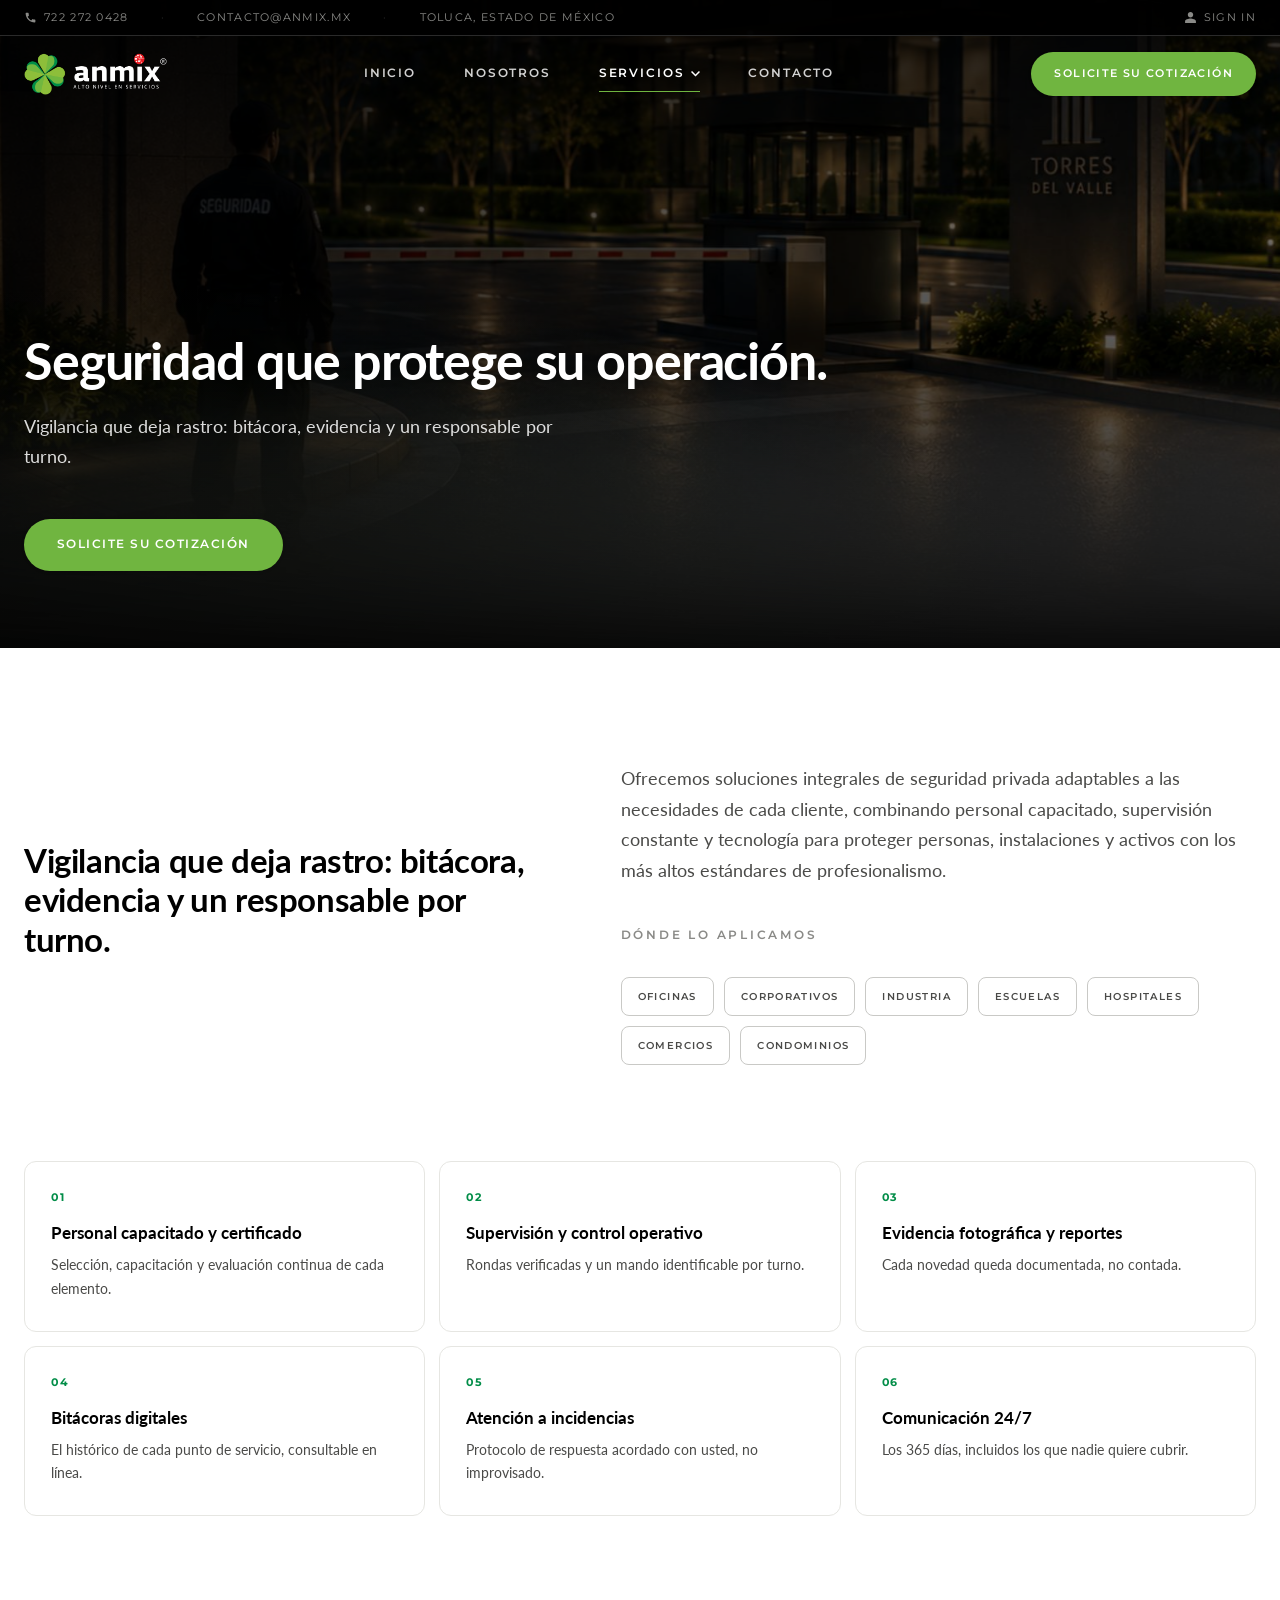
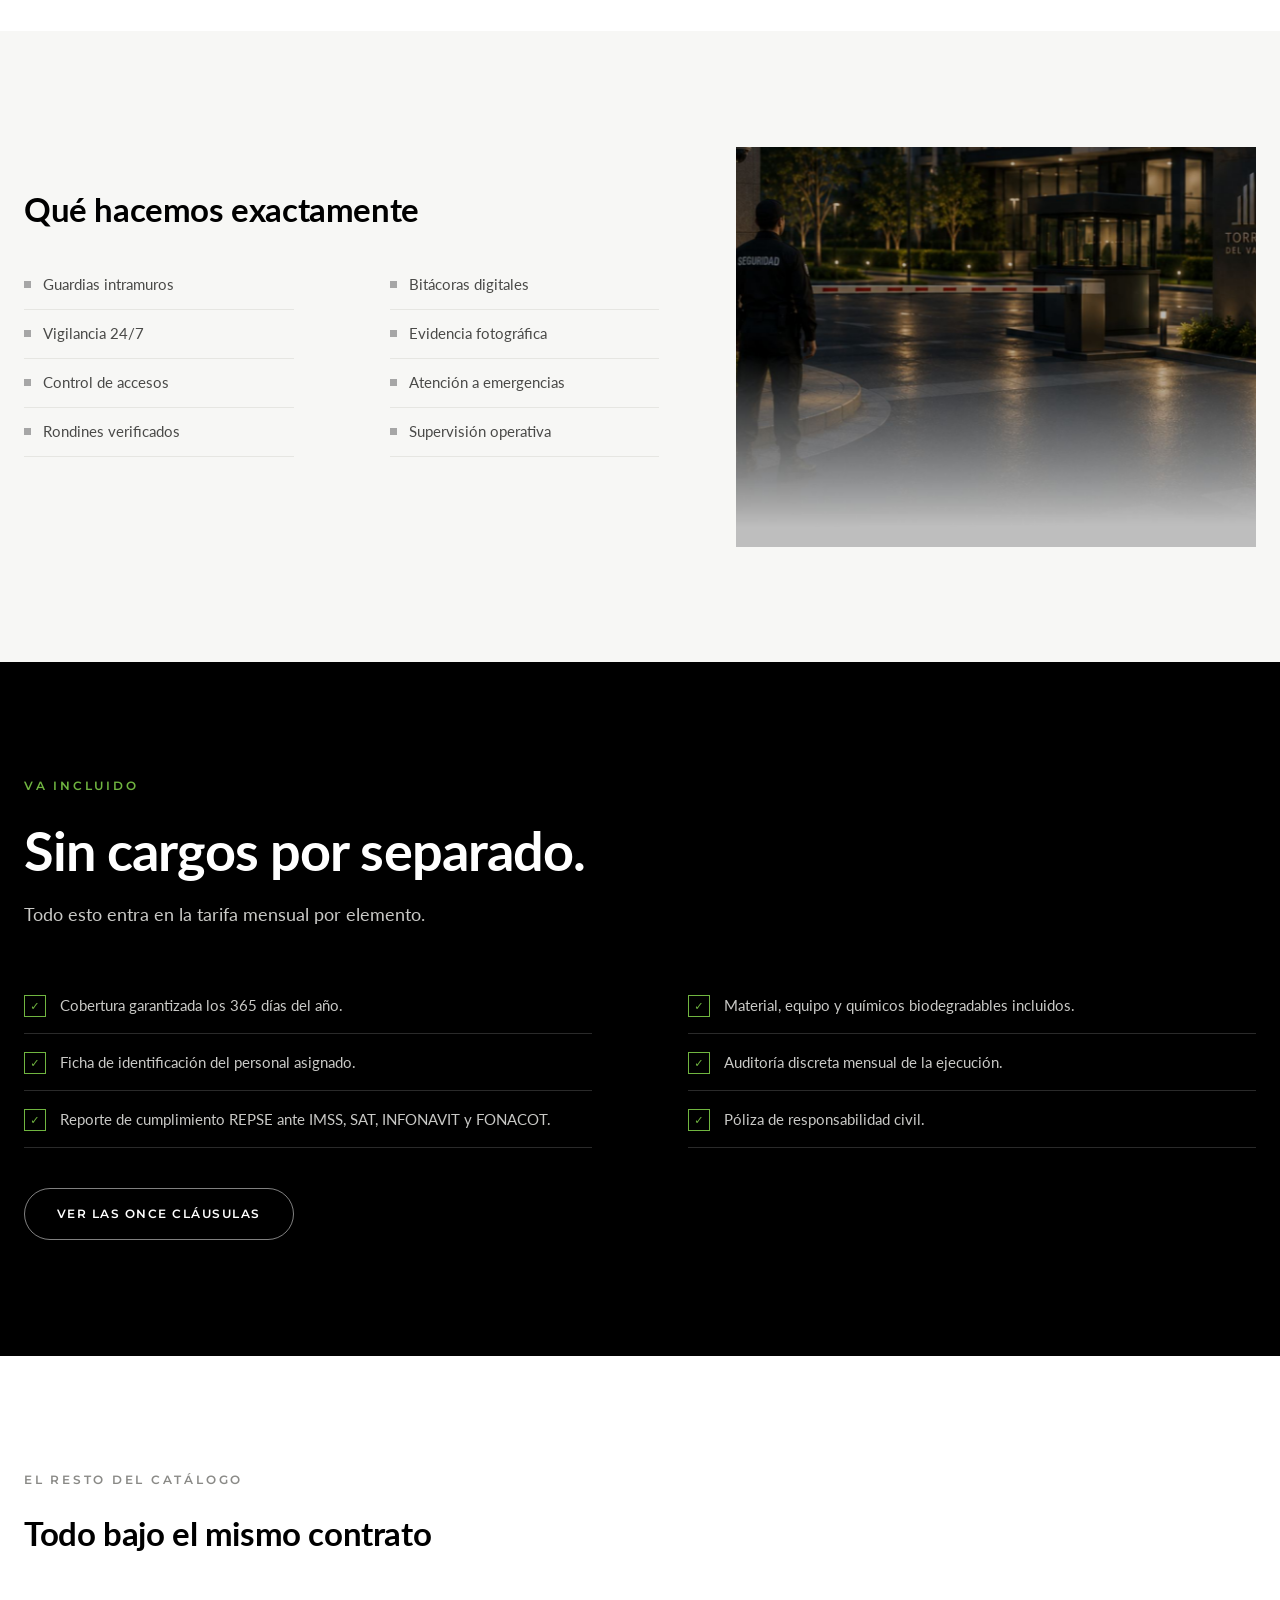
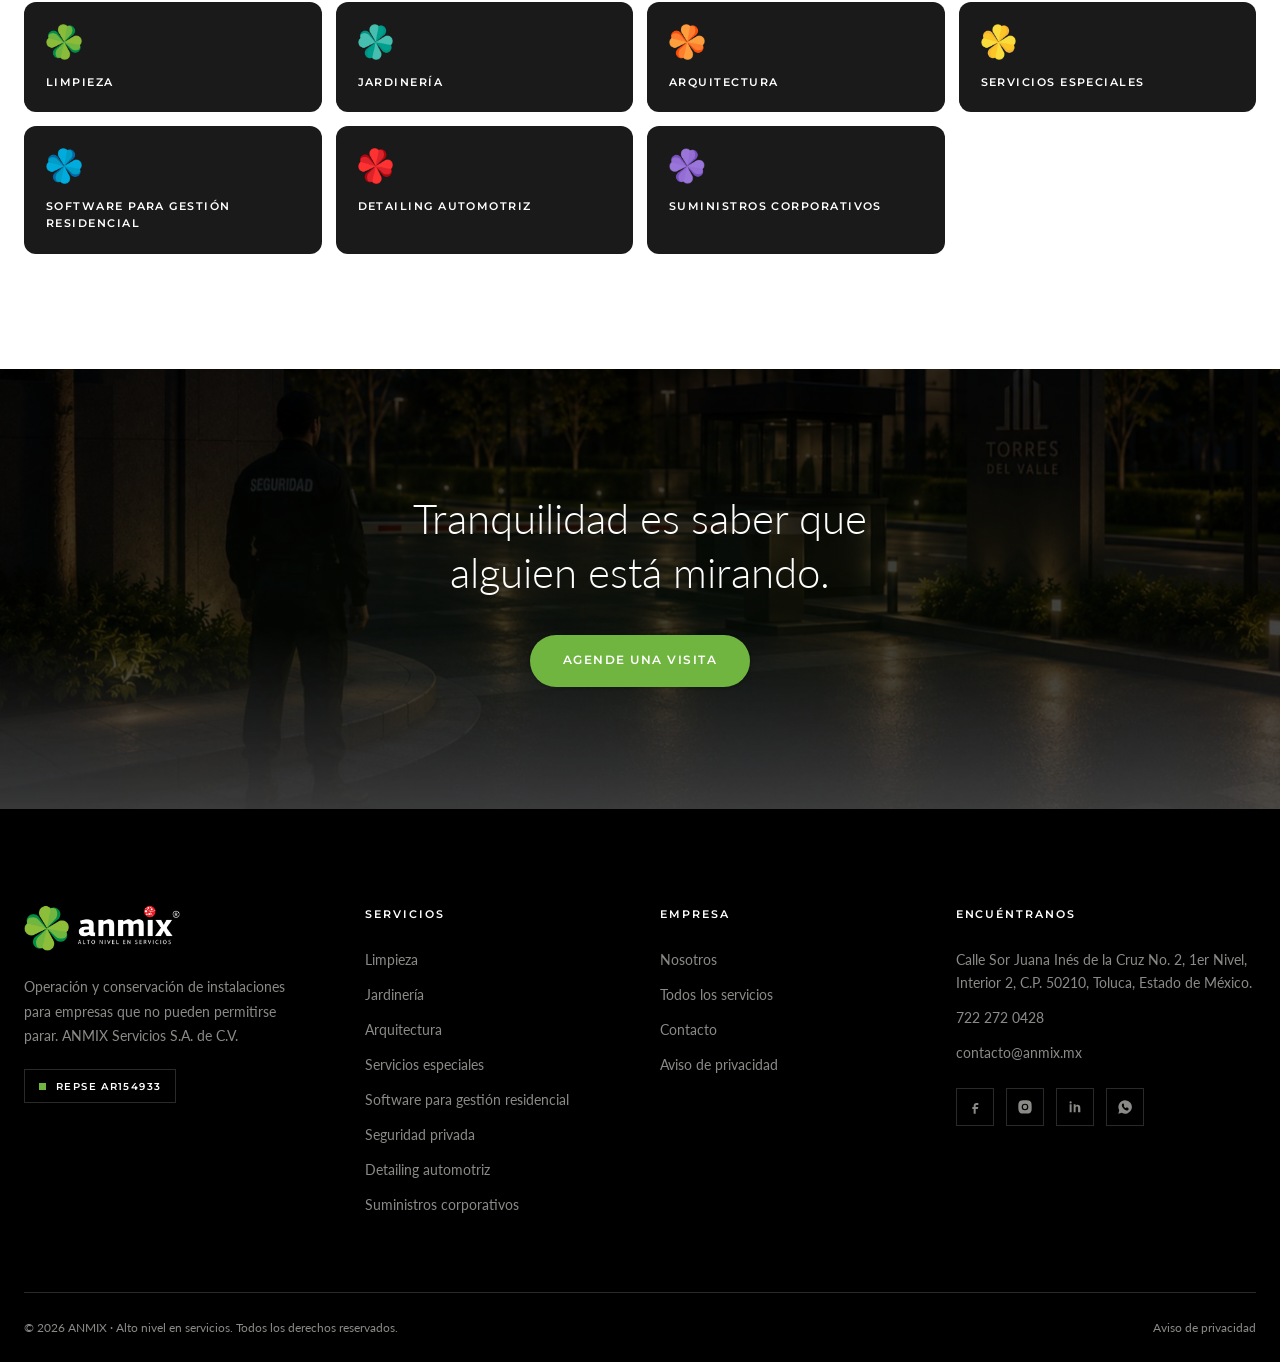
<file: servicio-seguridad-privada.html>
<!DOCTYPE html>
<html lang="es">
<head>
<meta charset="utf-8">
<meta name="viewport" content="width=device-width, initial-scale=1">
<meta name="robots" content="noindex, nofollow">
<title>Seguridad privada · ANMIX</title>
<meta name="description" content="Vigilancia que deja rastro: bitácora, evidencia y un responsable por turno.">
<link rel="preconnect" href="https://fonts.googleapis.com">
<link rel="preconnect" href="https://fonts.gstatic.com" crossorigin>
<link href="https://fonts.googleapis.com/css2?family=Lato:wght@300;400;700;900&family=Montserrat:wght@500;600;700&display=swap" rel="stylesheet">
<link rel="stylesheet" href="assets/css/anmix.css">
</head>
<body>

<svg class="ico-sprite" aria-hidden="true" focusable="false" style="position:absolute;width:0;height:0;overflow:hidden"><symbol id="ic-1" viewBox="0 0 750 757.92"><defs><clipPath id="ic1-10d8efd47b"><path d="M 35 18.757812 L 322 18.757812 L 322 248 L 35 248 Z M 35 18.757812 " clip-rule="nonzero"/></clipPath><clipPath id="ic1-80f53e1c07"><path d="M 100 507 L 378 507 L 378 731.179688 L 100 731.179688 Z M 100 507 " clip-rule="nonzero"/></clipPath></defs><path fill="currentColor" d="M 667.132812 404 L 592.390625 404 C 587.691406 404 584.277344 400.582031 584.277344 395.886719 C 584.277344 391.1875 587.691406 387.34375 592.390625 387.34375 L 667.132812 387.34375 C 673.539062 387.34375 678.664062 382.21875 678.664062 376.238281 L 678.664062 363 C 678.664062 356.59375 673.539062 351.46875 667.132812 351.46875 L 301.964844 351.46875 C 295.984375 351.46875 290.859375 356.59375 290.859375 363 L 290.859375 376.238281 C 290.859375 382.21875 295.984375 387.34375 301.964844 387.34375 L 456.144531 387.34375 C 460.84375 387.34375 464.261719 391.1875 464.261719 395.886719 C 464.261719 400.582031 460.84375 404 456.144531 404 L 301.964844 404 C 286.585938 404 274.203125 391.613281 274.203125 376.238281 L 274.203125 363 C 274.203125 347.625 286.585938 334.808594 301.964844 334.808594 L 667.132812 334.808594 C 682.507812 334.808594 695.320312 347.625 695.320312 363 L 695.320312 376.238281 C 695.320312 391.613281 682.507812 404 667.132812 404 Z M 667.132812 404 " fill-opacity="1" fill-rule="evenodd"/><path fill="currentColor" d="M 603.066406 726.886719 L 372.007812 726.886719 C 346.808594 726.886719 326.734375 707.667969 324.171875 680.761719 L 298.121094 396.738281 C 297.691406 392.042969 301.109375 387.769531 305.378906 387.34375 C 310.078125 386.917969 314.347656 390.332031 314.777344 395.03125 L 340.828125 679.050781 C 342.539062 694.855469 353.640625 710.230469 372.007812 710.230469 L 603.066406 710.230469 C 619.296875 710.230469 632.539062 697.417969 633.820312 679.480469 L 654.746094 395.03125 C 655.175781 390.761719 659.019531 386.917969 663.714844 387.34375 C 668.414062 387.769531 671.832031 391.613281 671.402344 396.3125 L 650.476562 680.761719 C 648.339844 707.242188 627.839844 726.886719 603.066406 726.886719 Z M 603.066406 726.886719 " fill-opacity="1" fill-rule="evenodd"/><g clip-path="url(#ic1-10d8efd47b)"><path fill="currentColor" d="M 97.808594 247.253906 C 88.839844 247.253906 80.726562 242.558594 76.453125 234.867188 L 39.296875 170.378906 C 39.296875 170.378906 38.871094 170.378906 38.871094 170.378906 C 32.464844 158.84375 36.734375 143.898438 48.265625 137.0625 L 246.867188 22.171875 C 250.710938 20.039062 254.980469 18.757812 259.253906 18.757812 C 268.222656 18.757812 276.335938 23.453125 280.609375 31.144531 L 317.765625 95.207031 C 324.597656 107.167969 320.328125 122.113281 308.796875 129.375 L 109.769531 244.265625 C 105.925781 245.972656 102.082031 247.253906 97.808594 247.253906 Z M 53.820312 162.261719 L 90.550781 226.328125 C 92.257812 228.890625 94.820312 230.597656 97.808594 230.597656 C 99.089844 230.597656 100.371094 230.171875 101.652344 229.742188 L 300.253906 114.855469 C 304.097656 112.71875 305.378906 107.59375 303.246094 103.75 L 266.085938 39.683594 C 266.085938 39.257812 266.085938 39.257812 266.085938 39.257812 C 264.804688 37.121094 262.242188 35.839844 259.253906 35.839844 C 257.972656 35.839844 256.691406 35.839844 255.410156 36.695312 L 56.808594 151.585938 C 52.964844 153.71875 51.683594 158.417969 53.820312 162.261719 Z M 53.820312 162.261719 " fill-opacity="1" fill-rule="evenodd"/></g><path fill="currentColor" d="M 222.949219 286.976562 C 219.960938 286.976562 216.96875 285.265625 215.6875 282.703125 L 167.855469 200.699219 C 167 198.566406 166.574219 196.429688 167.425781 194.292969 C 167.855469 192.160156 169.136719 190.023438 171.269531 189.167969 L 230.636719 155 C 234.910156 152.4375 240.035156 154.148438 242.167969 157.992188 L 289.578125 239.992188 C 290.859375 242.128906 291.285156 244.265625 290.429688 246.402344 C 290.003906 248.535156 288.722656 250.671875 286.585938 251.527344 L 226.792969 285.695312 C 225.511719 286.546875 224.230469 286.976562 222.949219 286.976562 Z M 186.644531 199.417969 L 225.9375 267.328125 L 271.210938 241.277344 L 231.917969 173.367188 Z M 186.644531 199.417969 " fill-opacity="1" fill-rule="evenodd"/><path fill="currentColor" d="M 283.171875 365.132812 C 280.609375 365.132812 277.617188 363.425781 275.910156 360.863281 L 227.222656 275.871094 C 225.085938 272.027344 226.367188 266.902344 230.210938 264.765625 C 234.480469 262.203125 239.605469 263.910156 241.742188 267.753906 L 290.429688 352.320312 C 292.992188 356.59375 291.710938 361.71875 287.441406 363.851562 C 286.160156 364.707031 284.878906 365.132812 283.171875 365.132812 Z M 317.765625 341.214844 C 314.777344 341.214844 311.785156 339.507812 310.503906 336.945312 L 263.097656 255.371094 C 260.960938 251.097656 262.242188 245.972656 266.085938 243.839844 C 270.359375 241.277344 275.484375 242.984375 277.617188 246.828125 L 324.597656 328.832031 C 327.160156 332.675781 325.878906 337.800781 321.609375 339.933594 C 320.328125 340.789062 319.046875 341.214844 317.765625 341.214844 Z M 317.765625 341.214844 " fill-opacity="1" fill-rule="evenodd"/><path fill="currentColor" d="M 57.664062 194.292969 C 54.671875 194.292969 52.109375 192.585938 50.402344 190.023438 C 48.265625 186.179688 49.546875 181.054688 53.390625 178.492188 L 280.609375 47.800781 C 284.453125 45.238281 289.578125 46.945312 291.710938 50.789062 C 294.273438 54.632812 292.566406 59.757812 288.722656 62.320312 L 61.933594 193.011719 C 60.652344 193.867188 58.945312 194.292969 57.664062 194.292969 Z M 57.664062 194.292969 " fill-opacity="1" fill-rule="evenodd"/><path fill="currentColor" d="M 72.183594 219.492188 C 69.195312 219.492188 66.632812 217.785156 64.921875 215.222656 C 62.789062 210.953125 64.070312 206.253906 67.914062 203.691406 L 295.128906 72.570312 C 298.972656 70.4375 304.097656 71.71875 306.234375 75.988281 C 308.796875 79.832031 307.515625 84.957031 303.246094 87.09375 L 76.453125 218.210938 C 75.171875 219.066406 73.464844 219.492188 72.183594 219.492188 Z M 72.183594 219.492188 " fill-opacity="1" fill-rule="evenodd"/><path fill="currentColor" d="M 199.03125 245.972656 C 196.042969 245.972656 193.480469 244.691406 191.769531 241.703125 C 189.636719 237.859375 190.917969 232.734375 194.761719 230.597656 L 254.554688 196.003906 C 258.398438 193.441406 263.523438 194.722656 266.085938 198.992188 C 268.222656 202.835938 266.941406 207.960938 263.097656 210.097656 L 203.304688 244.691406 C 202.023438 245.546875 200.3125 245.972656 199.03125 245.972656 Z M 199.03125 245.972656 " fill-opacity="1" fill-rule="evenodd"/><g clip-path="url(#ic1-80f53e1c07)"><path fill="currentColor" d="M 347.664062 731.15625 C 332.714844 731.15625 318.621094 726.460938 307.089844 717.492188 C 295.554688 726.460938 281.035156 731.15625 266.085938 731.15625 C 247.292969 731.15625 229.355469 723.042969 216.96875 708.949219 C 204.15625 723.042969 186.644531 731.15625 167.425781 731.15625 C 130.695312 731.15625 100.371094 701.261719 100.371094 664.53125 C 100.371094 631.21875 125.570312 603.457031 157.605469 598.757812 C 154.1875 591.070312 152.90625 582.527344 152.90625 573.984375 C 152.90625 537.253906 182.375 507.785156 219.105469 507.785156 C 240.035156 507.785156 259.679688 517.609375 272.066406 533.839844 C 281.460938 529.140625 291.285156 527.003906 301.535156 527.003906 C 309.222656 527.003906 316.058594 527.859375 322.035156 530.421875 C 326.308594 532.128906 328.871094 536.828125 327.160156 541.097656 C 325.453125 545.371094 320.328125 547.503906 316.058594 545.796875 C 312.214844 544.089844 307.515625 543.660156 301.535156 543.660156 C 292.140625 543.660156 282.742188 546.222656 274.203125 551.777344 C 272.066406 553.058594 269.929688 553.484375 267.796875 553.058594 C 265.234375 552.203125 263.523438 550.921875 262.242188 548.785156 C 253.273438 533.839844 237.042969 524.441406 219.105469 524.441406 C 191.769531 524.441406 169.5625 546.652344 169.5625 573.984375 C 169.5625 583.808594 172.550781 593.632812 178.105469 602.175781 C 180.238281 605.164062 179.8125 609.007812 177.675781 611.996094 C 175.542969 614.988281 172.125 615.839844 168.707031 614.988281 C 168.28125 614.988281 167.855469 614.988281 167.425781 614.988281 C 139.664062 614.988281 117.457031 637.195312 117.457031 664.53125 C 117.457031 692.292969 139.664062 714.5 167.425781 714.5 C 184.511719 714.5 200.3125 705.53125 209.710938 690.582031 C 211.417969 688.019531 213.980469 686.738281 216.96875 686.738281 C 219.960938 686.738281 222.523438 688.019531 224.230469 690.582031 C 233.199219 705.53125 249.003906 714.5 266.085938 714.5 C 279.328125 714.5 292.140625 709.375 301.109375 700.40625 C 304.527344 696.988281 309.652344 696.988281 313.066406 700.40625 C 322.035156 709.375 334.421875 714.5 347.664062 714.5 C 353.214844 714.5 359.195312 713.21875 366.027344 711.085938 C 370.300781 709.375 374.996094 711.511719 376.707031 715.78125 C 378.414062 720.054688 376.277344 724.75 372.007812 726.460938 C 363.464844 729.875 355.351562 731.15625 347.664062 731.15625 Z M 347.664062 731.15625 " fill-opacity="1" fill-rule="evenodd"/></g><path fill="currentColor" d="M 74.320312 461.230469 C 57.664062 461.230469 44.421875 447.992188 44.421875 431.335938 C 44.421875 415.105469 57.664062 401.4375 74.320312 401.4375 C 90.550781 401.4375 103.789062 415.105469 103.789062 431.335938 C 103.789062 447.992188 90.550781 461.230469 74.320312 461.230469 Z M 74.320312 418.523438 C 67.058594 418.523438 61.078125 424.074219 61.078125 431.335938 C 61.078125 438.59375 66.632812 444.574219 74.320312 444.574219 C 81.578125 444.574219 87.132812 438.59375 87.132812 431.335938 C 87.132812 424.074219 81.578125 418.523438 74.320312 418.523438 Z M 74.320312 418.523438 " fill-opacity="1" fill-rule="evenodd"/><path fill="currentColor" d="M 123.007812 558.609375 C 106.351562 558.609375 93.113281 545.371094 93.113281 528.714844 C 93.113281 512.054688 106.351562 498.816406 123.007812 498.816406 C 139.664062 498.816406 152.90625 512.484375 152.90625 528.714844 C 152.90625 545.371094 139.664062 558.609375 123.007812 558.609375 Z M 123.007812 515.472656 C 115.746094 515.472656 109.769531 521.453125 109.769531 528.714844 C 109.769531 535.972656 115.746094 541.953125 123.007812 541.953125 C 130.269531 541.953125 136.25 535.972656 136.25 528.714844 C 136.25 521.453125 130.269531 515.472656 123.007812 515.472656 Z M 123.007812 515.472656 " fill-opacity="1" fill-rule="evenodd"/><path fill="currentColor" d="M 557.367188 590.640625 L 490.742188 590.640625 C 466.824219 590.640625 447.605469 571.421875 447.605469 547.503906 L 447.605469 485.148438 L 410.875 506.503906 C 398.488281 512.910156 383.539062 508.640625 376.707031 497.109375 C 376.707031 497.109375 376.707031 496.679688 376.277344 496.679688 L 375.851562 495.828125 C 369.871094 483.867188 373.714844 469.347656 385.675781 462.511719 L 447.605469 426.636719 L 447.605469 343.351562 C 447.605469 338.652344 451.449219 334.808594 456.144531 334.808594 C 460.84375 334.808594 464.261719 338.652344 464.261719 343.351562 L 464.261719 431.761719 C 464.261719 434.75 462.980469 437.3125 460.417969 439.023438 L 393.789062 477.035156 C 389.945312 479.167969 388.664062 484.292969 390.800781 488.140625 C 390.800781 488.566406 390.800781 488.566406 390.800781 488.566406 L 391.226562 488.992188 C 393.363281 492.835938 398.914062 494.117188 402.757812 491.984375 L 451.875 463.367188 C 454.4375 461.660156 457.425781 461.660156 460.417969 463.367188 C 462.980469 464.648438 464.261719 467.636719 464.261719 470.628906 L 464.261719 547.503906 C 464.261719 562.027344 476.21875 573.984375 490.742188 573.984375 L 557.367188 573.984375 C 571.890625 573.984375 584.277344 562.027344 584.277344 547.503906 L 584.277344 343.351562 C 584.277344 338.652344 587.691406 334.808594 592.390625 334.808594 C 597.089844 334.808594 600.933594 338.652344 600.933594 343.351562 L 600.933594 547.503906 C 600.933594 570.996094 580.859375 590.640625 557.367188 590.640625 Z M 557.367188 590.640625 " fill-opacity="1" fill-rule="evenodd"/><path fill="currentColor" d="M 490.742188 590.640625 C 486.042969 590.640625 482.199219 586.796875 482.199219 582.101562 L 482.199219 532.128906 C 482.199219 527.433594 486.042969 524.015625 490.742188 524.015625 C 495.4375 524.015625 498.855469 527.433594 498.855469 532.128906 L 498.855469 582.101562 C 498.855469 586.796875 495.4375 590.640625 490.742188 590.640625 Z M 490.742188 590.640625 " fill-opacity="1" fill-rule="evenodd"/><path fill="currentColor" d="M 524.054688 590.640625 C 519.355469 590.640625 515.941406 586.796875 515.941406 582.101562 L 515.941406 532.128906 C 515.941406 527.433594 519.355469 524.015625 524.054688 524.015625 C 528.753906 524.015625 532.597656 527.433594 532.597656 532.128906 L 532.597656 582.101562 C 532.597656 586.796875 528.753906 590.640625 524.054688 590.640625 Z M 524.054688 590.640625 " fill-opacity="1" fill-rule="evenodd"/><path fill="currentColor" d="M 557.367188 590.640625 C 552.671875 590.640625 549.253906 586.796875 549.253906 582.101562 L 549.253906 532.128906 C 549.253906 527.433594 552.671875 524.015625 557.367188 524.015625 C 562.066406 524.015625 565.910156 527.433594 565.910156 532.128906 L 565.910156 582.101562 C 565.910156 586.796875 562.066406 590.640625 557.367188 590.640625 Z M 557.367188 590.640625 " fill-opacity="1" fill-rule="evenodd"/><path fill="currentColor" d="M 494.585938 342.496094 C 489.886719 342.496094 486.042969 338.652344 486.042969 333.957031 L 486.042969 198.566406 C 486.042969 194.722656 482.625 191.304688 479.210938 191.304688 L 392.082031 191.304688 C 388.238281 191.304688 384.820312 194.722656 384.820312 198.566406 L 384.820312 333.957031 C 384.820312 338.652344 380.976562 342.496094 376.277344 342.496094 C 371.582031 342.496094 368.164062 338.652344 368.164062 333.957031 L 368.164062 198.566406 C 368.164062 185.324219 378.839844 174.648438 392.082031 174.648438 L 479.210938 174.648438 C 492.023438 174.648438 502.699219 185.753906 502.699219 198.566406 L 502.699219 333.957031 C 502.699219 338.652344 498.855469 342.496094 494.585938 342.496094 Z M 494.585938 342.496094 " fill-opacity="1" fill-rule="evenodd"/><path fill="currentColor" d="M 465.113281 191.304688 C 460.84375 191.304688 457 187.460938 457 183.191406 L 457 126.386719 C 457 125.957031 456.144531 125.105469 455.71875 125.105469 L 415.570312 125.105469 C 414.71875 125.105469 414.289062 125.957031 414.289062 126.386719 L 414.289062 183.191406 C 414.289062 187.460938 410.445312 191.304688 406.175781 191.304688 C 401.476562 191.304688 397.632812 187.460938 397.632812 183.191406 L 397.632812 126.386719 C 397.632812 116.5625 405.75 108.449219 415.570312 108.449219 L 455.71875 108.449219 C 465.113281 108.449219 473.65625 116.5625 473.65625 126.386719 L 473.65625 183.191406 C 473.65625 187.460938 469.8125 191.304688 465.113281 191.304688 Z M 465.113281 191.304688 " fill-opacity="1" fill-rule="evenodd"/><path fill="currentColor" d="M 447.605469 125.105469 C 442.90625 125.105469 439.488281 121.261719 439.488281 116.5625 L 439.488281 74.707031 C 439.488281 70.007812 442.90625 66.164062 447.605469 66.164062 C 452.300781 66.164062 456.144531 70.007812 456.144531 74.707031 L 456.144531 116.5625 C 456.144531 121.261719 452.300781 125.105469 447.605469 125.105469 Z M 423.257812 125.105469 C 418.5625 125.105469 414.71875 121.261719 414.71875 116.5625 L 414.71875 74.707031 C 414.71875 70.007812 418.5625 66.164062 423.257812 66.164062 C 427.53125 66.164062 431.375 70.007812 431.375 74.707031 L 431.375 116.5625 C 431.375 121.261719 427.53125 125.105469 423.257812 125.105469 Z M 423.257812 125.105469 " fill-opacity="1" fill-rule="evenodd"/><path fill="currentColor" d="M 552.242188 97.34375 C 551.390625 97.34375 550.535156 96.914062 549.679688 96.914062 L 482.625 82.820312 L 395.070312 82.820312 C 387.808594 82.820312 382.257812 77.269531 382.257812 70.4375 L 382.257812 44.808594 C 382.257812 37.976562 388.238281 32.425781 395.070312 32.425781 L 483.054688 32.425781 C 483.90625 32.425781 484.335938 32.425781 484.761719 32.425781 L 552.671875 46.519531 C 561.640625 48.226562 567.617188 54.632812 567.617188 62.320312 L 567.617188 80.6875 C 567.617188 89.65625 560.359375 97.34375 552.242188 97.34375 Z M 398.914062 66.164062 L 483.480469 66.164062 C 484.335938 66.164062 484.761719 66.164062 485.1875 66.164062 L 550.960938 80.257812 L 550.960938 63.175781 C 550.535156 63.175781 550.109375 62.746094 549.679688 62.746094 L 482.199219 49.082031 L 398.914062 49.082031 Z M 398.914062 66.164062 " fill-opacity="1" fill-rule="evenodd"/><path fill="currentColor" d="M 571.460938 230.171875 C 547.117188 230.171875 527.042969 210.097656 527.042969 185.324219 C 527.042969 160.554688 547.117188 140.480469 571.460938 140.480469 C 596.660156 140.480469 616.734375 160.554688 616.734375 185.324219 C 616.734375 210.097656 596.660156 230.171875 571.460938 230.171875 Z M 571.460938 157.136719 C 556.085938 157.136719 543.699219 169.949219 543.699219 185.324219 C 543.699219 201.128906 556.085938 213.515625 571.460938 213.515625 C 587.265625 213.515625 600.078125 201.128906 600.078125 185.324219 C 600.078125 169.523438 587.691406 157.136719 571.460938 157.136719 Z M 571.460938 157.136719 " fill-opacity="1" fill-rule="evenodd"/><path fill="currentColor" d="M 648.765625 133.21875 C 631.257812 133.21875 617.164062 119.550781 617.164062 102.042969 C 617.164062 84.53125 631.257812 70.4375 648.765625 70.4375 C 666.277344 70.4375 679.945312 84.53125 679.945312 102.042969 C 679.945312 119.125 666.277344 133.21875 648.765625 133.21875 Z M 648.765625 87.09375 C 640.652344 87.09375 633.820312 93.925781 633.820312 102.042969 C 633.820312 110.15625 640.226562 116.5625 648.765625 116.5625 C 656.882812 116.5625 663.289062 110.15625 663.289062 102.042969 C 663.289062 93.925781 656.882812 87.09375 648.765625 87.09375 Z M 648.765625 87.09375 " fill-opacity="1" fill-rule="evenodd"/><path fill="currentColor" d="M 673.113281 315.589844 C 648.765625 315.589844 627.839844 295.089844 627.839844 270.746094 C 627.839844 245.972656 648.339844 225.898438 673.113281 225.898438 C 697.457031 225.898438 717.53125 245.972656 717.53125 270.746094 C 717.53125 295.515625 697.457031 315.589844 673.113281 315.589844 Z M 673.113281 242.558594 C 657.308594 242.558594 644.496094 255.371094 644.496094 270.746094 C 644.496094 286.121094 657.738281 298.933594 673.113281 298.933594 C 688.488281 298.933594 700.875 286.121094 700.875 270.746094 C 700.875 255.371094 688.488281 242.558594 673.113281 242.558594 Z M 673.113281 242.558594 " fill-opacity="1" fill-rule="evenodd"/></symbol><symbol id="ic-2" viewBox="0 0 750 757.92"><defs><clipPath id="ic2-777816089e"><path d="M 187 375 L 203 375 L 203 731.28125 L 187 731.28125 Z M 187 375 " clip-rule="nonzero"/></clipPath><clipPath id="ic2-062671b7bd"><path d="M 395 41 L 731.320312 41 L 731.320312 317 L 395 317 Z M 395 41 " clip-rule="nonzero"/></clipPath><clipPath id="ic2-bed56443c9"><path d="M 19 715 L 731.320312 715 L 731.320312 731.28125 L 19 731.28125 Z M 19 715 " clip-rule="nonzero"/></clipPath><clipPath id="ic2-64aa13130a"><path d="M 531 501 L 547 501 L 547 731.28125 L 531 731.28125 Z M 531 501 " clip-rule="nonzero"/></clipPath></defs><g clip-path="url(#ic2-777816089e)"><path fill="currentColor" d="M 195.167969 731.285156 C 190.875 731.285156 187.390625 727.804688 187.390625 723.511719 L 187.390625 383.035156 C 187.390625 378.746094 190.871094 375.261719 195.164062 375.261719 C 199.464844 375.261719 202.941406 378.746094 202.941406 383.039062 L 202.941406 723.511719 C 202.941406 727.804688 199.457031 731.285156 195.167969 731.285156 Z M 195.167969 731.285156 " fill-opacity="1" fill-rule="evenodd"/></g><path fill="currentColor" d="M 195.167969 259.03125 C 165.601562 282.34375 148.105469 318.191406 148.105469 356.03125 C 148.109375 393.859375 165.601562 429.707031 195.164062 453.015625 C 224.730469 429.707031 242.222656 393.859375 242.222656 356.03125 C 242.222656 318.191406 224.726562 282.34375 195.167969 259.03125 Z M 195.167969 470.527344 C 193.582031 470.527344 191.992188 470.042969 190.644531 469.070312 C 154.28125 443.023438 132.554688 400.757812 132.554688 356.03125 C 132.558594 311.289062 154.277344 269.027344 190.644531 242.976562 C 193.355469 241.050781 196.996094 241.050781 199.699219 242.976562 C 236.070312 269.027344 257.773438 311.289062 257.773438 356.03125 C 257.78125 400.757812 236.066406 443.023438 199.699219 469.070312 C 198.339844 470.042969 196.753906 470.527344 195.167969 470.527344 Z M 195.167969 470.527344 " fill-opacity="1" fill-rule="evenodd"/><path fill="currentColor" d="M 245.644531 637.054688 C 268.402344 645.496094 293.996094 643.4375 315.167969 631.207031 C 336.339844 618.996094 350.921875 597.855469 354.988281 573.929688 C 332.230469 565.472656 306.648438 567.546875 285.457031 579.777344 C 264.289062 591.992188 249.707031 613.128906 245.644531 637.054688 Z M 274.175781 657.710938 C 260.46875 657.710938 246.726562 654.84375 233.945312 649.042969 C 230.902344 647.667969 229.085938 644.507812 229.410156 641.203125 C 232.476562 609.988281 250.519531 581.980469 277.683594 566.296875 C 304.851562 550.617188 338.121094 548.996094 366.699219 561.941406 C 369.726562 563.316406 371.542969 566.476562 371.21875 569.78125 C 368.160156 600.996094 350.109375 629.003906 322.945312 644.6875 C 307.949219 653.335938 291.082031 657.710938 274.175781 657.710938 Z M 274.175781 657.710938 " fill-opacity="1" fill-rule="evenodd"/><path fill="currentColor" d="M 195.183594 673.976562 C 192.496094 673.976562 189.867188 672.582031 188.441406 670.085938 C 186.292969 666.363281 187.566406 661.613281 191.277344 659.460938 L 288.929688 603.085938 C 292.640625 600.949219 297.398438 602.214844 299.539062 605.9375 C 301.691406 609.664062 300.410156 614.410156 296.703125 616.566406 L 199.054688 672.9375 C 197.839844 673.636719 196.492188 673.976562 195.183594 673.976562 Z M 195.183594 673.976562 " fill-opacity="1" fill-rule="evenodd"/><path fill="currentColor" d="M 35.367188 573.925781 C 39.414062 597.855469 54.003906 618.992188 75.179688 631.207031 C 96.351562 643.4375 121.945312 645.511719 144.6875 637.054688 C 140.644531 613.128906 126.042969 591.988281 104.871094 579.773438 C 83.703125 567.546875 58.105469 565.488281 35.367188 573.925781 Z M 116.164062 657.710938 C 99.265625 657.710938 82.402344 653.335938 67.402344 644.683594 C 40.234375 629.003906 22.1875 600.996094 19.113281 569.78125 C 18.789062 566.476562 20.617188 563.316406 23.648438 561.941406 C 52.226562 548.996094 85.480469 550.617188 112.644531 566.296875 C 139.820312 581.976562 157.859375 609.988281 160.921875 641.203125 C 161.265625 644.507812 159.429688 647.667969 156.402344 649.042969 C 143.601562 654.84375 129.867188 657.710938 116.164062 657.710938 Z M 116.164062 657.710938 " fill-opacity="1" fill-rule="evenodd"/><path fill="currentColor" d="M 195.167969 673.976562 C 193.84375 673.976562 192.507812 673.636719 191.277344 672.9375 L 93.648438 616.566406 C 89.921875 614.410156 88.65625 609.664062 90.792969 605.9375 C 92.953125 602.230469 97.695312 600.949219 101.421875 603.085938 L 199.054688 659.460938 C 202.78125 661.613281 204.042969 666.363281 201.90625 670.085938 C 200.460938 672.582031 197.855469 673.976562 195.167969 673.976562 Z M 195.167969 673.976562 " fill-opacity="1" fill-rule="evenodd"/><path fill="currentColor" d="M 245.644531 518.476562 C 268.402344 526.914062 293.996094 524.859375 315.167969 512.628906 C 336.339844 500.398438 350.921875 479.273438 354.988281 455.347656 C 332.230469 446.890625 306.632812 448.964844 285.457031 461.179688 C 264.289062 473.410156 249.707031 494.535156 245.644531 518.476562 Z M 274.175781 539.128906 C 260.46875 539.128906 246.726562 536.261719 233.945312 530.464844 C 230.902344 529.085938 229.085938 525.925781 229.410156 522.605469 C 232.476562 491.40625 250.519531 463.398438 277.683594 447.71875 C 304.851562 432.035156 338.121094 430.402344 366.699219 443.359375 C 369.726562 444.738281 371.542969 447.878906 371.21875 451.199219 C 368.160156 482.417969 350.109375 510.410156 322.945312 526.089844 C 307.949219 534.757812 291.082031 539.128906 274.175781 539.128906 Z M 274.175781 539.128906 " fill-opacity="1" fill-rule="evenodd"/><path fill="currentColor" d="M 195.183594 555.394531 C 192.496094 555.394531 189.867188 554 188.441406 551.507812 C 186.292969 547.78125 187.566406 543.035156 191.277344 540.878906 L 288.929688 484.507812 C 292.640625 482.351562 297.398438 483.632812 299.539062 487.359375 C 301.691406 491.066406 300.410156 495.828125 296.703125 497.96875 L 199.054688 554.339844 C 197.839844 555.054688 196.492188 555.394531 195.183594 555.394531 Z M 195.183594 555.394531 " fill-opacity="1" fill-rule="evenodd"/><path fill="currentColor" d="M 35.367188 455.351562 C 39.414062 479.277344 54.003906 500.402344 75.179688 512.632812 C 96.351562 524.863281 121.945312 526.917969 144.6875 518.480469 C 140.644531 494.535156 126.042969 473.414062 104.871094 461.183594 C 83.703125 448.96875 58.105469 446.894531 35.367188 455.351562 Z M 116.164062 539.132812 C 99.265625 539.132812 82.402344 534.757812 67.402344 526.09375 C 40.234375 510.410156 22.1875 482.417969 19.113281 451.203125 C 18.789062 447.882812 20.617188 444.742188 23.648438 443.363281 C 52.214844 430.402344 85.480469 432.039062 112.644531 447.722656 C 139.820312 463.402344 157.859375 491.410156 160.921875 522.609375 C 161.265625 525.929688 159.429688 529.089844 156.402344 530.464844 C 143.601562 536.265625 129.867188 539.132812 116.164062 539.132812 Z M 116.164062 539.132812 " fill-opacity="1" fill-rule="evenodd"/><path fill="currentColor" d="M 195.167969 555.394531 C 193.84375 555.394531 192.507812 555.054688 191.277344 554.339844 L 93.648438 497.96875 C 89.921875 495.828125 88.65625 491.066406 90.792969 487.359375 C 92.953125 483.632812 97.695312 482.351562 101.421875 484.507812 L 199.054688 540.878906 C 202.78125 543.035156 204.042969 547.78125 201.90625 551.507812 C 200.460938 554 197.855469 555.394531 195.167969 555.394531 Z M 195.167969 555.394531 " fill-opacity="1" fill-rule="evenodd"/><g clip-path="url(#ic2-062671b7bd)"><path fill="currentColor" d="M 596.632812 316.765625 C 596.273438 316.765625 595.917969 316.765625 595.5625 316.75 C 588.613281 316.472656 582.554688 313.527344 578.050781 308.210938 L 537.492188 260.507812 C 537.332031 260.3125 537.210938 260.296875 536.96875 260.375 L 424.714844 300.875 C 420.660156 302.316406 416.203125 300.242188 414.746094 296.191406 C 413.292969 292.160156 415.378906 287.6875 419.425781 286.246094 L 531.703125 245.75 C 538.0625 243.464844 544.972656 245.296875 549.347656 250.429688 L 589.898438 298.152344 C 591.59375 300.128906 593.585938 301.101562 596.195312 301.214844 C 598.753906 301.3125 600.859375 300.519531 602.707031 298.671875 L 713.25 188.113281 C 715.097656 186.265625 715.90625 184.191406 715.808594 181.601562 C 715.703125 179.023438 714.707031 177.015625 712.695312 175.265625 L 578.460938 59.410156 C 575.070312 56.492188 569.902344 56.71875 566.695312 59.929688 L 474.523438 152.101562 C 471.289062 155.339844 470.992188 160.558594 473.871094 163.714844 L 500.832031 193.375 C 504.1875 197.054688 505.511719 202.074219 504.488281 207.113281 C 503.507812 212.039062 500.472656 215.992188 496 218.242188 L 406.519531 263.324219 C 402.683594 265.253906 398.011719 263.714844 396.082031 259.875 C 394.140625 256.035156 395.695312 251.371094 399.519531 249.425781 L 489.007812 204.359375 C 489.132812 204.296875 489.179688 204.246094 489.179688 204.246094 L 489.183594 204.246094 C 489.183594 204.246094 489.214844 204.179688 489.246094 204.035156 C 489.300781 203.824219 489.277344 203.726562 489.277344 203.726562 L 462.371094 174.179688 C 453.851562 164.800781 454.351562 150.285156 463.523438 141.101562 L 555.703125 48.929688 C 564.640625 39.984375 579.105469 39.421875 588.628906 47.648438 L 722.859375 163.488281 C 728.136719 168.039062 731.066406 174.082031 731.34375 180.96875 C 731.621094 187.917969 729.171875 194.1875 724.246094 199.109375 L 613.703125 309.652344 C 609.039062 314.320312 603.160156 316.765625 596.632812 316.765625 Z M 596.632812 316.765625 " fill-opacity="1" fill-rule="evenodd"/></g><path fill="currentColor" d="M 389.578125 286.925781 L 401.742188 312.050781 C 402.09375 312.78125 402.546875 313.121094 403.355469 313.265625 C 404.171875 313.394531 404.714844 313.21875 405.300781 312.636719 C 414.695312 303.0625 417.078125 288.515625 411.230469 276.429688 C 405.386719 264.34375 392.503906 257.203125 379.15625 258.644531 C 378.351562 258.722656 377.859375 259.046875 377.46875 259.761719 C 377.066406 260.488281 377.050781 261.058594 377.40625 261.800781 Z M 403.8125 328.851562 C 402.820312 328.851562 401.835938 328.769531 400.84375 328.609375 C 395.066406 327.652344 390.285156 324.085938 387.742188 318.824219 L 375.582031 293.699219 L 363.414062 268.574219 C 360.871094 263.308594 361.027344 257.347656 363.863281 252.226562 C 366.703125 247.109375 371.671875 243.804688 377.488281 243.171875 C 397.347656 241.050781 416.527344 251.675781 425.226562 269.660156 C 433.941406 287.640625 430.375 309.28125 416.398438 323.535156 C 413 326.988281 408.523438 328.851562 403.8125 328.851562 Z M 403.8125 328.851562 " fill-opacity="1" fill-rule="evenodd"/><path fill="currentColor" d="M 563.195312 286.523438 C 561.203125 286.523438 559.210938 285.761719 557.703125 284.238281 C 554.65625 281.207031 554.65625 276.285156 557.703125 273.253906 L 688.015625 142.933594 C 691.039062 139.902344 695.960938 139.902344 699.007812 142.933594 C 702.039062 145.976562 702.039062 150.902344 699.007812 153.929688 L 568.703125 284.238281 C 567.183594 285.761719 565.1875 286.523438 563.195312 286.523438 Z M 563.195312 286.523438 " fill-opacity="1" fill-rule="evenodd"/><path fill="currentColor" d="M 680.140625 144.664062 C 679.785156 144.664062 679.421875 144.632812 679.066406 144.585938 C 674.824219 144 671.839844 140.082031 672.425781 135.835938 C 677.414062 99.324219 664.828125 73.664062 650.441406 68.042969 C 640.417969 64.125 629.496094 69.679688 619.730469 83.707031 C 617.289062 87.222656 612.4375 88.097656 608.910156 85.636719 C 605.394531 83.191406 604.515625 78.332031 606.980469 74.816406 C 626.96875 46.125 647.996094 50.386719 656.09375 53.5625 C 680.285156 63.003906 693.320312 97.703125 687.828125 137.941406 C 687.300781 141.832031 683.957031 144.664062 680.140625 144.664062 Z M 704.449219 165.660156 C 703.722656 165.660156 702.976562 165.546875 702.230469 165.335938 C 698.117188 164.121094 695.765625 159.796875 696.984375 155.664062 C 714.191406 97.574219 692.023438 51.972656 662.429688 38.546875 C 639.625 28.210938 615.824219 38.15625 598.765625 65.144531 C 596.484375 68.789062 591.671875 69.859375 588.042969 67.574219 C 584.421875 65.273438 583.328125 60.480469 585.628906 56.851562 C 611.050781 16.609375 645.289062 13.695312 668.84375 24.386719 C 704.421875 40.519531 731.601562 93.558594 711.902344 160.085938 C 710.902344 163.472656 707.804688 165.660156 704.449219 165.660156 Z M 704.449219 165.660156 " fill-opacity="1" fill-rule="evenodd"/><path fill="currentColor" d="M 301.304688 392.285156 C 301.253906 392.285156 301.1875 392.285156 301.125 392.285156 C 296.832031 392.1875 293.429688 388.625 293.527344 384.332031 C 293.804688 372.800781 296.945312 356.875 303.328125 347.269531 C 305.710938 343.6875 310.535156 342.71875 314.117188 345.097656 C 317.699219 347.480469 318.667969 352.308594 316.285156 355.886719 C 312.4375 361.667969 309.335938 374.0625 309.078125 384.703125 C 308.984375 388.933594 305.511719 392.285156 301.304688 392.285156 Z M 301.304688 392.285156 " fill-opacity="1" fill-rule="evenodd"/><path fill="currentColor" d="M 326.625 327.457031 C 324.992188 327.457031 323.347656 326.9375 321.941406 325.871094 C 318.511719 323.292969 317.824219 318.417969 320.417969 314.984375 C 327.5 305.605469 335.902344 297.34375 345.394531 290.410156 C 348.863281 287.882812 353.722656 288.644531 356.265625 292.109375 C 358.792969 295.578125 358.03125 300.453125 354.5625 302.980469 C 346.304688 309.007812 338.980469 316.199219 332.828125 324.363281 C 331.304688 326.386719 328.972656 327.457031 326.625 327.457031 Z M 326.625 327.457031 " fill-opacity="1" fill-rule="evenodd"/><path fill="currentColor" d="M 329.050781 418.464844 C 328.992188 418.464844 328.921875 418.464844 328.855469 418.464844 C 324.566406 418.351562 321.160156 414.785156 321.277344 410.492188 C 321.519531 399.589844 323.269531 388.769531 326.460938 378.339844 C 327.722656 374.222656 332.0625 371.90625 336.179688 373.171875 C 340.285156 374.417969 342.59375 378.777344 341.332031 382.875 C 338.5625 391.960938 337.039062 401.375 336.8125 410.867188 C 336.71875 415.09375 333.246094 418.464844 329.050781 418.464844 Z M 329.050781 418.464844 " fill-opacity="1" fill-rule="evenodd"/><path fill="currentColor" d="M 349.550781 356.46875 C 347.988281 356.46875 346.417969 356.015625 345.054688 355.042969 C 341.558594 352.566406 340.714844 347.722656 343.191406 344.207031 C 350.730469 333.5625 359.878906 324.265625 370.40625 316.585938 C 373.875 314.058594 378.734375 314.820312 381.261719 318.289062 C 383.8125 321.753906 383.042969 326.613281 379.574219 329.15625 C 370.410156 335.832031 362.4375 343.914062 355.894531 353.179688 C 354.390625 355.335938 351.972656 356.46875 349.550781 356.46875 Z M 349.550781 356.46875 " fill-opacity="1" fill-rule="evenodd"/><g clip-path="url(#ic2-bed56443c9)"><path fill="currentColor" d="M 723.589844 731.269531 L 26.863281 731.269531 C 22.566406 731.269531 19.082031 727.800781 19.082031 723.492188 C 19.082031 719.199219 22.566406 715.71875 26.859375 715.71875 L 723.589844 715.71875 C 727.882812 715.71875 731.359375 719.199219 731.359375 723.492188 C 731.363281 727.800781 727.878906 731.269531 723.589844 731.269531 Z M 723.589844 731.269531 " fill-opacity="1" fill-rule="evenodd"/></g><g clip-path="url(#ic2-64aa13130a)"><path fill="currentColor" d="M 539.058594 731.285156 C 534.773438 731.285156 531.285156 727.804688 531.285156 723.511719 L 531.289062 509.585938 C 531.289062 505.292969 534.765625 501.808594 539.058594 501.808594 C 543.355469 501.808594 546.835938 505.292969 546.835938 509.585938 L 546.839844 723.511719 C 546.839844 727.804688 543.351562 731.285156 539.058594 731.285156 Z M 539.058594 731.285156 " fill-opacity="1" fill-rule="evenodd"/></g><path fill="currentColor" d="M 539.058594 422.707031 C 519.003906 439.167969 507.195312 463.933594 507.195312 490.046875 C 507.195312 516.175781 519.003906 540.945312 539.058594 557.40625 C 559.113281 540.945312 570.921875 516.175781 570.921875 490.046875 C 570.921875 463.933594 559.113281 439.167969 539.058594 422.707031 Z M 539.058594 574.980469 C 537.476562 574.980469 535.882812 574.492188 534.539062 573.523438 C 507.6875 554.292969 491.644531 523.09375 491.644531 490.046875 C 491.648438 457.019531 507.683594 425.820312 534.539062 406.589844 C 537.246094 404.644531 540.875 404.644531 543.59375 406.589844 C 570.441406 425.820312 586.472656 457.019531 586.472656 490.046875 C 586.480469 523.09375 570.4375 554.292969 543.59375 573.523438 C 542.238281 574.492188 540.648438 574.980469 539.058594 574.980469 Z M 539.058594 574.980469 " fill-opacity="1" fill-rule="evenodd"/><path fill="currentColor" d="M 582.621094 633.410156 C 600.976562 639.890625 621.480469 638.09375 638.488281 628.257812 C 655.503906 618.441406 667.308594 601.597656 670.871094 582.449219 C 652.523438 575.96875 632.027344 577.78125 615 587.601562 C 597.996094 597.417969 586.183594 614.261719 582.621094 633.410156 Z M 604.945312 652.769531 C 593.332031 652.769531 581.695312 650.339844 570.859375 645.429688 C 567.832031 644.054688 566 640.894531 566.324219 637.589844 C 568.933594 611.136719 584.222656 587.421875 607.226562 574.136719 C 630.246094 560.855469 658.429688 559.460938 682.632812 570.445312 C 685.660156 571.804688 687.476562 574.964844 687.152344 578.285156 C 684.5625 604.722656 669.269531 628.453125 646.265625 641.738281 C 633.554688 649.074219 619.261719 652.769531 604.945312 652.769531 Z M 604.945312 652.769531 " fill-opacity="1" fill-rule="evenodd"/><path fill="currentColor" d="M 539.078125 666.328125 C 536.390625 666.328125 533.757812 664.9375 532.316406 662.441406 C 530.183594 658.730469 531.457031 653.96875 535.167969 651.832031 L 616.589844 604.820312 C 620.3125 602.667969 625.074219 603.945312 627.210938 607.65625 C 629.367188 611.382812 628.085938 616.128906 624.375 618.28125 L 542.949219 665.292969 C 541.730469 666.003906 540.382812 666.328125 539.078125 666.328125 Z M 539.078125 666.328125 " fill-opacity="1" fill-rule="evenodd"/><path fill="currentColor" d="M 407.246094 582.449219 C 410.8125 601.597656 422.632812 618.445312 439.644531 628.261719 C 456.65625 638.078125 477.144531 639.890625 495.496094 633.414062 C 491.9375 614.265625 480.125 597.417969 463.117188 587.601562 C 446.109375 577.785156 425.613281 575.96875 407.246094 582.449219 Z M 473.183594 652.769531 C 458.855469 652.769531 444.566406 649.078125 431.867188 641.738281 C 408.851562 628.457031 393.554688 604.722656 390.964844 578.285156 C 390.640625 574.964844 392.453125 571.824219 395.484375 570.445312 C 419.691406 559.464844 447.871094 560.855469 470.890625 574.140625 C 493.914062 587.421875 509.1875 611.136719 511.792969 637.59375 C 512.121094 640.898438 510.289062 644.054688 507.257812 645.433594 C 496.421875 650.339844 484.789062 652.769531 473.183594 652.769531 Z M 473.183594 652.769531 " fill-opacity="1" fill-rule="evenodd"/><path fill="currentColor" d="M 539.058594 666.328125 C 537.734375 666.328125 536.402344 666.003906 535.171875 665.292969 L 453.757812 618.28125 C 450.03125 616.128906 448.765625 611.382812 450.902344 607.65625 C 453.0625 603.945312 457.804688 602.667969 461.53125 604.820312 L 542.953125 651.832031 C 546.679688 653.96875 547.9375 658.730469 545.796875 662.441406 C 544.359375 664.9375 541.75 666.328125 539.058594 666.328125 Z M 539.058594 666.328125 " fill-opacity="1" fill-rule="evenodd"/></symbol><symbol id="ic-3" viewBox="0 0 750 757.92"><defs><clipPath id="ic3-3f83e8967f"><path d="M 97 179.097656 L 538 179.097656 L 538 560.054688 L 97 560.054688 Z M 97 179.097656 " clip-rule="nonzero"/></clipPath><clipPath id="ic3-f959ebe7a4"><path d="M 494 321 L 731.21875 321 L 731.21875 560 L 494 560 Z M 494 321 " clip-rule="nonzero"/></clipPath><clipPath id="ic3-840c2b51c6"><path d="M 19 275 L 83 275 L 83 560.054688 L 19 560.054688 Z M 19 275 " clip-rule="nonzero"/></clipPath></defs><g clip-path="url(#ic3-3f83e8967f)"><path fill="currentColor" d="M 532.457031 235.542969 C 528.320312 235.339844 524.175781 235.183594 520.035156 235.183594 C 411.648438 235.167969 303.261719 235.171875 194.875 235.175781 L 184.871094 235.175781 C 184.871094 232.292969 184.789062 230.222656 184.882812 228.160156 C 185.363281 217.5625 183.449219 207.550781 177.570312 198.539062 C 167.269531 182.742188 148.261719 175.703125 129.410156 180.65625 C 112.09375 185.199219 98.789062 202.085938 98.015625 220.875 C 97.695312 228.675781 97.875 236.492188 97.875 244.304688 C 97.894531 330.535156 97.832031 416.765625 98.007812 502.996094 C 98.070312 534.433594 124.078125 560.074219 155.402344 560.109375 C 200.191406 560.164062 244.980469 560.152344 289.769531 560.164062 C 350.660156 560.179688 411.546875 560.175781 472.4375 560.226562 C 475.964844 560.226562 479.054688 559.832031 479.078125 555.410156 C 479.097656 550.96875 476.175781 549.917969 472.324219 549.984375 C 467.066406 550.078125 461.808594 550.007812 456.546875 550.007812 C 379.402344 550.003906 302.257812 550.03125 225.109375 549.96875 C 201.214844 549.945312 177.289062 550.378906 153.429688 549.34375 C 125.152344 548.117188 103.855469 519.011719 110.8125 491.914062 C 115.316406 474.363281 128.730469 465.785156 143.042969 466.753906 C 161.214844 467.988281 171.972656 480.738281 172.058594 498.929688 C 172.074219 502.089844 172.160156 505.296875 172.710938 508.394531 C 173.304688 511.714844 176.074219 513.640625 179.019531 512.707031 C 181.320312 511.972656 183.242188 509.464844 184.839844 507.371094 C 185.539062 506.449219 185.027344 504.589844 185.027344 503.15625 C 185.007812 419.953125 184.980469 336.746094 184.953125 253.542969 L 184.953125 246.410156 L 194.011719 246.410156 C 303.039062 246.410156 412.066406 246.433594 521.089844 246.328125 C 525.40625 246.324219 526.714844 247.40625 526.667969 251.882812 C 526.441406 274.835938 526.628906 297.789062 526.558594 320.742188 C 526.546875 324.632812 528.253906 327.132812 531.945312 327.226562 C 535.679688 327.324219 537.519531 324.839844 537.519531 320.96875 C 537.519531 294.351562 537.578125 267.730469 537.621094 241.113281 C 537.625 237.644531 535.902344 235.71875 532.457031 235.542969 Z M 173.78125 464.582031 L 173.78125 470.230469 C 155.183594 450.964844 128.449219 450.429688 109.253906 470.195312 C 109.085938 468.667969 108.847656 467.523438 108.847656 466.382812 C 108.84375 385.566406 108.824219 304.753906 108.894531 223.9375 C 108.910156 205.144531 123.433594 190.535156 141.699219 190.578125 C 159.742188 190.621094 173.765625 205.203125 173.765625 224.050781 C 173.789062 304.226562 173.78125 384.402344 173.78125 464.582031 Z M 173.78125 464.582031 " fill-opacity="1" fill-rule="nonzero"/></g><path fill="currentColor" d="M 459.925781 475.890625 C 458.332031 475.871094 456.738281 475.890625 455.144531 475.890625 C 449.96875 475.890625 444.792969 475.890625 439.632812 475.890625 L 439.632812 364.980469 C 444.214844 364.980469 448.226562 365.347656 452.121094 364.84375 C 454.464844 364.539062 457.613281 363.460938 458.65625 361.699219 C 460.410156 358.738281 457.839844 356.632812 455.261719 354.886719 C 422.171875 332.480469 389.101562 310.039062 356.097656 287.503906 C 352.53125 285.070312 349.511719 285.082031 346.074219 287.53125 C 339.980469 291.867188 333.765625 296.046875 327.578125 300.253906 C 301.117188 318.253906 274.605469 336.179688 248.265625 354.359375 C 246.46875 355.597656 244.621094 359.074219 245.15625 360.75 C 245.699219 362.4375 249.105469 363.882812 251.417969 364.183594 C 255.609375 364.722656 259.921875 364.335938 264.304688 364.335938 L 264.304688 475.839844 C 257.40625 475.839844 250.886719 475.753906 244.375 475.871094 C 241.085938 475.933594 238.960938 477.589844 238.855469 481.136719 C 238.742188 484.808594 240.96875 486.179688 244.238281 486.429688 C 245.03125 486.488281 245.832031 486.445312 246.628906 486.445312 C 302.5625 486.46875 358.492188 486.492188 414.429688 486.507812 C 429.566406 486.507812 444.703125 486.460938 459.84375 486.480469 C 463.269531 486.488281 465.4375 485.042969 465.515625 481.523438 C 465.59375 477.90625 463.640625 475.925781 459.925781 475.886719 Z M 373.542969 475.503906 L 330.277344 475.503906 L 330.277344 417.714844 L 373.542969 417.714844 Z M 428.109375 475.480469 L 385.148438 475.480469 L 385.148438 470.363281 C 385.148438 451.558594 385.167969 432.757812 385.148438 413.953125 C 385.140625 407.578125 384.332031 406.800781 377.976562 406.789062 C 360.449219 406.75 342.921875 406.722656 325.394531 406.691406 C 320.167969 406.679688 319.152344 407.753906 319.15625 413.230469 C 319.179688 432.191406 319.1875 451.152344 319.199219 470.117188 L 319.199219 475.550781 L 275.910156 475.550781 L 275.910156 365.019531 L 428.109375 365.019531 Z M 271.164062 353.695312 C 271.039062 353.355469 270.914062 353.015625 270.792969 352.675781 C 283.109375 344.308594 295.429688 335.949219 307.742188 327.574219 C 321.171875 318.441406 334.59375 309.300781 348.003906 300.140625 C 349.898438 298.847656 351.402344 297.9375 353.894531 299.636719 C 380.035156 317.488281 406.285156 335.179688 433.652344 353.695312 Z M 271.164062 353.695312 " fill-opacity="1" fill-rule="nonzero"/><g clip-path="url(#ic3-f959ebe7a4)"><path fill="currentColor" d="M 728.4375 549.953125 C 724.867188 545.6875 720.75 541.886719 716.820312 537.925781 C 646.132812 466.640625 575.453125 395.34375 504.640625 324.175781 C 503.066406 322.59375 499.695312 321.472656 497.71875 322.046875 C 496.253906 322.46875 494.855469 325.996094 494.84375 328.144531 C 494.671875 365.597656 494.71875 403.050781 494.726562 440.503906 C 494.730469 477.957031 494.75 515.410156 494.714844 552.863281 C 494.707031 558.96875 495.609375 559.960938 501.914062 559.960938 C 520.082031 559.960938 538.253906 559.980469 556.421875 559.976562 C 612.363281 559.972656 668.304688 559.996094 724.246094 559.824219 C 726.558594 559.816406 730.121094 558.480469 730.828125 556.804688 C 731.539062 555.113281 729.964844 551.777344 728.4375 549.953125 Z M 680.308594 548.90625 C 680.109375 545.554688 679.910156 542.136719 679.695312 538.414062 L 672.035156 538.414062 L 672.035156 549 L 650.222656 549 L 650.222656 538.421875 L 641.886719 538.421875 L 641.886719 548.929688 L 620.25 548.929688 L 620.25 538.410156 L 612.054688 538.410156 L 612.054688 548.800781 L 590.136719 548.800781 L 590.136719 538.382812 L 582.195312 538.382812 L 582.195312 548.886719 L 560.269531 548.886719 L 560.269531 538.25 L 552.152344 538.25 C 551.980469 541.675781 551.808594 545.082031 551.613281 548.945312 L 530.265625 548.945312 L 530.265625 538.234375 L 522.09375 538.234375 L 522.09375 548.953125 L 505.90625 548.953125 L 505.90625 341.144531 C 574.835938 410.613281 642.953125 479.269531 712.042969 548.90625 Z M 680.308594 548.90625 " fill-opacity="1" fill-rule="nonzero"/></g><g clip-path="url(#ic3-840c2b51c6)"><path fill="currentColor" d="M 82.824219 283.261719 C 82.824219 276.566406 81.390625 275.140625 74.738281 275.132812 C 59.121094 275.117188 43.507812 275.121094 27.890625 275.125 C 20.132812 275.125 19.046875 276.210938 19.046875 283.859375 C 19.03125 373.726562 19.019531 463.589844 19.003906 553.453125 C 19 558.789062 20.351562 560.183594 25.78125 560.191406 C 42.03125 560.210938 58.285156 560.171875 74.539062 560.199219 C 81.589844 560.210938 82.832031 559.023438 82.832031 551.898438 C 82.835938 507.285156 82.832031 462.671875 82.832031 418.058594 C 82.832031 373.125 82.835938 328.191406 82.824219 283.261719 Z M 72.101562 356.640625 L 58.367188 356.640625 L 58.367188 366.214844 L 72.089844 366.214844 L 72.089844 383.015625 L 58.402344 383.015625 L 58.402344 392.519531 L 72.023438 392.519531 L 72.023438 409.171875 L 58.390625 409.171875 L 58.390625 418.929688 L 71.972656 418.929688 L 71.972656 435.582031 L 58.277344 435.582031 L 58.277344 445.070312 L 71.953125 445.070312 L 71.953125 462.167969 L 58.285156 462.167969 L 58.285156 471.691406 L 71.984375 471.691406 L 71.984375 488.359375 L 58.3125 488.359375 L 58.3125 497.855469 L 72.027344 497.855469 L 72.027344 514.625 L 58.316406 514.625 L 58.316406 523.949219 L 72.066406 523.949219 L 72.066406 549.191406 L 30.621094 549.191406 L 30.621094 286.433594 L 71.8125 286.433594 L 71.8125 304.050781 L 58.234375 304.050781 L 58.234375 313.417969 L 72.015625 313.417969 L 72.015625 330.300781 L 58.183594 330.300781 L 58.183594 339.90625 L 72.101562 339.90625 Z M 72.101562 356.640625 " fill-opacity="1" fill-rule="nonzero"/></g><path fill="currentColor" d="M 610.867188 256.730469 C 610.847656 253.636719 610.183594 250.402344 609.121094 247.488281 C 603.410156 231.796875 597.449219 216.195312 591.636719 200.539062 C 590.515625 197.523438 589.09375 194.847656 585.460938 194.863281 C 581.75 194.878906 580.582031 197.769531 579.496094 200.738281 C 574.425781 214.636719 569.207031 228.480469 564.207031 242.402344 C 562.4375 247.320312 559.890625 252.390625 559.832031 257.417969 C 559.464844 290.238281 559.871094 323.070312 559.5625 355.890625 C 559.492188 363.300781 564.011719 366.199219 569.769531 370.492188 L 569.769531 262.109375 L 583.121094 262.109375 C 583.121094 264.3125 583.121094 266.183594 583.121094 268.050781 C 583.132812 304.863281 583.332031 341.679688 582.984375 378.484375 C 582.921875 385.054688 584.890625 389.269531 591.320312 392.503906 L 591.320312 262.140625 L 601.839844 262.140625 C 601.839844 264.007812 601.839844 265.566406 601.839844 267.125 C 601.921875 311.109375 602 355.09375 602.085938 399.074219 C 602.097656 405.183594 604.683594 408.890625 611.003906 411.390625 L 611.003906 306.234375 C 610.992188 289.730469 610.960938 273.230469 610.863281 256.730469 Z M 572.589844 251.0625 C 576.882812 239.699219 581.058594 228.644531 585.625 216.550781 C 590.199219 228.367188 594.429688 239.304688 598.980469 251.0625 Z M 572.589844 251.0625 " fill-opacity="1" fill-rule="nonzero"/><path fill="currentColor" d="M 624.410156 507.40625 C 599.289062 481.828125 573.976562 456.4375 548.761719 430.949219 C 546.566406 428.734375 543.941406 426.734375 541.328125 428.617188 C 539.589844 429.875 538.480469 433.0625 538.429688 435.414062 C 538.152344 447.839844 538.300781 460.269531 538.300781 472.699219 L 538.28125 472.699219 C 538.28125 485.289062 538.390625 497.882812 538.226562 510.46875 C 538.167969 514.863281 539.792969 517.046875 544.273438 517.050781 C 569.769531 517.082031 595.269531 517.21875 620.765625 517.0625 C 622.746094 517.050781 625.925781 515.472656 626.378906 513.964844 C 626.941406 512.105469 625.890625 508.914062 624.410156 507.40625 Z M 549.4375 506.320312 L 549.4375 449.527344 C 568.496094 468.230469 587.550781 486.929688 607.308594 506.320312 Z M 549.4375 506.320312 " fill-opacity="1" fill-rule="nonzero"/></symbol><symbol id="ic-4" viewBox="0 0 750 757.92"><defs><clipPath id="ic4-afad64e3d8"><path d="M 470 55 L 583.171875 55 L 583.171875 462 L 470 462 Z M 470 55 " clip-rule="nonzero"/></clipPath></defs><path fill="currentColor" d="M 358.277344 141.261719 C 364.410156 172.949219 391.855469 196.753906 425.082031 196.753906 C 458.300781 196.753906 485.746094 172.949219 491.929688 141.261719 C 487.847656 141.820312 482.722656 142.4375 476.1875 143.097656 C 463.351562 144.382812 446.035156 145.453125 425.023438 145.453125 C 404.074219 145.453125 386.753906 144.382812 373.917969 143.097656 C 367.382812 142.4375 362.320312 141.820312 358.277344 141.261719 Z M 358.277344 141.261719 " fill-opacity="1" fill-rule="evenodd"/><path fill="currentColor" d="M 425.082031 22.898438 C 411.179688 22.898438 400.039062 31.898438 400.039062 43.035156 L 400.039062 62.660156 C 400.039062 69.414062 392.886719 69.765625 390.992188 63.035156 L 387.207031 49.335938 C 370.386719 60.835938 359.710938 79.332031 358.140625 99.675781 C 349.238281 99.410156 342.960938 105.710938 342.960938 113.460938 C 342.960938 120.566406 346.316406 125.726562 352.292969 127.316406 C 357.460938 128.691406 383.976562 132.941406 425.074219 132.941406 C 466.160156 132.941406 492.683594 128.683594 497.84375 127.316406 C 503.820312 125.738281 507.199219 120.566406 507.199219 113.460938 C 507.199219 105.699219 500.90625 99.410156 492.015625 99.675781 C 490.484375 79.332031 479.75 60.835938 462.929688 49.335938 L 459.152344 63.035156 C 457.257812 69.765625 450.15625 69.414062 450.15625 62.660156 L 450.15625 43.035156 C 450.175781 31.898438 438.976562 22.898438 425.082031 22.898438 Z M 425.082031 22.898438 " fill-opacity="1" fill-rule="evenodd"/><path fill="currentColor" d="M 345.519531 235.457031 C 335.039062 235.457031 325.277344 241.019531 319.96875 250.066406 L 271.660156 332.535156 L 207.738281 332.535156 C 167.367188 331.777344 167.367188 392.6875 207.738281 391.972656 L 288.683594 391.972656 C 299.203125 391.921875 308.957031 386.359375 314.277344 377.25 L 343 328.109375 L 343 382.078125 C 353.429688 384.167969 363.144531 387.4375 371.789062 391.890625 L 371.789062 235.457031 Z M 345.519531 235.457031 " fill-opacity="1" fill-rule="nonzero"/><path fill="currentColor" d="M 395.488281 235.457031 L 446.59375 235.457031 L 446.59375 305.507812 L 395.488281 305.507812 Z M 395.488281 235.457031 " fill-opacity="1" fill-rule="nonzero"/><g clip-path="url(#ic4-afad64e3d8)"><path fill="currentColor" d="M 554.730469 55.410156 C 554.730469 128.742188 538.167969 187.148438 504.546875 236.671875 C 501.9375 235.964844 499.289062 235.457031 496.570312 235.457031 L 470.300781 235.457031 L 470.300781 391.832031 C 478.996094 387.386719 488.652344 384.109375 499.082031 382.070312 L 499.082031 310.464844 L 524.066406 336.429688 L 524.066406 432.351562 C 524.78125 471.296875 582.785156 471.296875 583.511719 432.351562 L 583.511719 324.46875 C 583.511719 316.746094 580.488281 309.335938 575.132812 303.820312 L 527.292969 254.246094 C 564.90625 199.375 583.511719 133.84375 583.511719 55.410156 Z M 554.730469 55.410156 " fill-opacity="1" fill-rule="nonzero"/></g><path fill="currentColor" d="M 395.488281 329.207031 L 395.488281 408.179688 C 406.878906 418.238281 415.527344 429.847656 420.992188 440.976562 C 426.515625 429.847656 435.199219 418.191406 446.59375 408.074219 L 446.59375 329.207031 Z M 395.488281 329.207031 " fill-opacity="1" fill-rule="nonzero"/><path fill="currentColor" d="M 499.082031 406.238281 C 465.609375 414.628906 440 442.164062 434.230469 476.773438 L 434.230469 560.417969 C 434.230469 564.304688 434.847656 568.140625 436.121094 571.773438 L 474.246094 682.824219 C 489.316406 726.71875 550.394531 704.089844 535.320312 660.167969 L 499.09375 554.648438 L 499.09375 406.238281 Z M 499.082031 406.238281 " fill-opacity="1" fill-rule="nonzero"/><path fill="currentColor" d="M 343.007812 406.289062 L 343.007812 427.808594 L 288.074219 545.503906 C 284.132812 553.734375 283.570312 563.175781 286.546875 571.773438 L 324.71875 682.824219 C 339.230469 727.785156 411.445312 704.589844 395.292969 660.167969 L 361.710938 562.617188 L 406.273438 469.394531 C 398.292969 438.328125 374.035156 414.109375 343.007812 406.289062 Z M 343.007812 406.289062 " fill-opacity="1" fill-rule="nonzero"/></symbol><symbol id="ic-5" viewBox="0 0 750 757.92"><defs><clipPath id="ic5-bdd4a15a6e"><path d="M 19 91.667969 L 731 91.667969 L 731 658.609375 L 19 658.609375 Z M 19 91.667969 " clip-rule="nonzero"/></clipPath></defs><g clip-path="url(#ic5-bdd4a15a6e)"><path fill="currentColor" d="M 717.152344 376.367188 L 689.535156 394.488281 C 687.984375 395.507812 686.449219 395.347656 685.675781 395.160156 C 684.898438 394.976562 683.460938 394.421875 682.539062 392.808594 L 579.320312 212.332031 C 578.039062 210.09375 578.714844 207.214844 580.851562 205.78125 L 726.8125 107.714844 C 730.816406 105.027344 731.882812 99.601562 729.191406 95.597656 C 726.503906 91.59375 721.074219 90.53125 717.074219 93.21875 L 571.113281 191.28125 C 561.40625 197.804688 558.355469 210.859375 564.160156 221.003906 L 570.496094 232.085938 C 556.128906 238.433594 539.839844 239.273438 524.757812 234.242188 L 461.308594 213.066406 C 432.382812 203.410156 401.316406 206.039062 374.90625 219.453125 C 348.277344 205.957031 316.878906 203.605469 288.542969 213.066406 L 225.09375 234.242188 C 210.011719 239.273438 193.722656 238.433594 179.355469 232.085938 L 185.691406 221.003906 C 191.496094 210.859375 188.441406 197.800781 178.738281 191.28125 L 32.777344 93.21875 C 28.777344 90.53125 23.351562 91.59375 20.660156 95.597656 C 17.972656 99.601562 19.035156 105.027344 23.039062 107.714844 L 169 205.78125 C 171.140625 207.214844 171.8125 210.09375 170.53125 212.332031 L 67.316406 392.808594 C 66.390625 394.421875 64.953125 394.976562 64.175781 395.160156 C 63.402344 395.347656 61.871094 395.507812 60.316406 394.488281 L 32.699219 376.367188 C 28.667969 373.71875 23.253906 374.84375 20.605469 378.875 C 17.960938 382.910156 19.085938 388.320312 23.117188 390.96875 L 50.734375 409.089844 C 54.40625 411.5 58.710938 412.757812 63.050781 412.757812 C 64.789062 412.757812 66.535156 412.554688 68.246094 412.144531 C 74.234375 410.710938 79.417969 406.824219 82.476562 401.480469 L 88.550781 390.859375 C 98.105469 397.347656 115.417969 411.113281 128.757812 432.949219 C 130.125 435.183594 132.136719 438.574219 134.738281 443.015625 C 136.359375 445.792969 139.28125 447.339844 142.28125 447.339844 C 143.78125 447.339844 145.296875 446.953125 146.683594 446.144531 C 150.847656 443.707031 152.246094 438.359375 149.8125 434.195312 C 147.15625 429.65625 145.085938 426.171875 143.660156 423.84375 C 128.101562 398.371094 108.101562 382.808594 97.253906 375.636719 L 170.640625 247.320312 C 181.457031 252.390625 193.183594 254.976562 204.984375 254.976562 C 213.601562 254.976562 222.257812 253.597656 230.621094 250.808594 L 294.070312 229.632812 C 314.570312 222.789062 336.960938 223.277344 357.097656 230.714844 C 354.359375 232.832031 351.695312 235.074219 349.128906 237.46875 L 294.753906 288.175781 C 286.027344 296.3125 281.015625 307.820312 280.996094 319.75 C 280.980469 331.679688 285.960938 343.203125 294.660156 351.367188 C 309.472656 365.261719 332.320312 366.921875 348.984375 355.316406 L 418.328125 307.015625 C 426.972656 300.996094 438.597656 302.078125 445.980469 309.59375 L 536.769531 402.050781 L 587.53125 452.808594 C 597.429688 462.710938 597.429688 478.820312 587.53125 488.722656 C 582.734375 493.519531 576.355469 496.160156 569.574219 496.160156 C 562.792969 496.160156 556.421875 493.519531 551.625 488.730469 C 551.621094 488.730469 551.621094 488.726562 551.617188 488.722656 C 551.605469 488.714844 551.597656 488.707031 551.585938 488.699219 C 551.207031 488.320312 550.796875 488 550.371094 487.707031 C 550.242188 487.617188 550.105469 487.542969 549.972656 487.460938 C 549.792969 487.351562 549.621094 487.222656 549.433594 487.128906 L 476.566406 412.925781 C 473.1875 409.480469 467.65625 409.433594 464.214844 412.8125 C 460.773438 416.191406 460.726562 421.71875 464.105469 425.160156 L 538.898438 501.324219 C 539.453125 501.890625 540.089844 502.339844 540.761719 502.726562 C 549.125 512.695312 548.632812 527.617188 539.265625 536.984375 C 529.59375 546.65625 514.199219 546.953125 504.144531 537.691406 L 457.535156 490.226562 C 454.15625 486.785156 448.625 486.734375 445.1875 490.113281 C 441.746094 493.496094 441.695312 499.023438 445.074219 502.464844 L 491.703125 549.945312 C 501.058594 560 500.792969 575.460938 491.089844 585.164062 C 481.1875 595.0625 465.074219 595.066406 455.230469 585.21875 L 438.378906 568.058594 C 434.996094 564.617188 429.46875 564.566406 426.027344 567.945312 C 422.585938 571.324219 422.539062 576.855469 425.914062 580.296875 L 442.828125 597.511719 C 452.726562 607.414062 452.726562 623.527344 442.828125 633.425781 C 432.921875 643.328125 416.8125 643.328125 406.910156 633.425781 L 397.082031 623.601562 C 410.464844 606.789062 409.390625 582.179688 393.84375 566.632812 C 384.003906 556.796875 370.535156 552.753906 357.710938 554.5 C 359.457031 541.675781 355.417969 528.207031 345.578125 518.371094 C 337.484375 510.273438 326.722656 505.816406 315.273438 505.816406 C 313.316406 505.816406 311.378906 505.957031 309.472656 506.210938 C 309.730469 504.304688 309.871094 502.371094 309.871094 500.414062 C 309.871094 488.964844 305.410156 478.203125 297.316406 470.105469 C 287.480469 460.269531 274.011719 456.230469 261.1875 457.976562 C 262.929688 445.148438 258.890625 431.679688 249.054688 421.84375 C 232.34375 405.132812 205.152344 405.128906 188.441406 421.84375 L 137.683594 472.601562 C 120.972656 489.3125 120.972656 516.503906 137.683594 533.214844 C 146.039062 541.570312 157.015625 545.75 167.988281 545.75 C 169.9375 545.75 171.882812 545.609375 173.8125 545.347656 C 172.070312 558.171875 176.109375 571.640625 185.945312 581.476562 C 194.300781 589.832031 205.277344 594.011719 216.25 594.011719 C 222.535156 594.011719 228.8125 592.636719 234.605469 589.898438 C 235.351562 599.761719 239.476562 609.417969 247.003906 616.945312 C 255.359375 625.300781 266.332031 629.476562 277.308594 629.476562 C 286.175781 629.476562 295.042969 626.746094 302.53125 621.292969 C 303.773438 630.535156 307.976562 639.082031 314.683594 645.789062 C 323.039062 654.144531 334.015625 658.324219 344.992188 658.324219 C 355.964844 658.324219 366.941406 654.144531 375.296875 645.789062 L 384.9375 636.148438 L 394.5625 645.777344 C 402.917969 654.132812 413.894531 658.308594 424.867188 658.308594 C 435.84375 658.308594 446.820312 654.132812 455.175781 645.777344 C 465.011719 635.9375 469.050781 622.46875 467.308594 609.644531 C 469.238281 609.90625 471.183594 610.046875 473.132812 610.046875 C 484.105469 610.046875 495.082031 605.867188 503.4375 597.511719 C 513.28125 587.667969 517.367188 574.320312 515.648438 561.546875 C 517.539062 561.804688 519.445312 561.933594 521.351562 561.933594 C 532.300781 561.933594 543.230469 557.71875 551.617188 549.335938 C 561.460938 539.488281 565.5 526.003906 563.742188 513.167969 C 565.679688 513.433594 567.625 513.605469 569.574219 513.605469 C 580.546875 513.605469 591.523438 509.425781 599.878906 501.070312 C 612.65625 488.292969 615.652344 469.394531 608.890625 453.730469 C 614.582031 443.886719 618.773438 436.742188 621.09375 432.949219 C 634.4375 411.109375 651.753906 397.34375 661.300781 390.859375 L 667.378906 401.480469 C 670.433594 406.824219 675.617188 410.710938 681.601562 412.144531 C 683.316406 412.554688 685.0625 412.757812 686.800781 412.757812 C 691.140625 412.757812 695.445312 411.5 699.117188 409.089844 L 726.734375 390.96875 C 730.765625 388.320312 731.890625 382.910156 729.246094 378.875 C 726.597656 374.84375 721.183594 373.71875 717.152344 376.367188 Z M 150.03125 520.863281 C 140.132812 510.964844 140.128906 494.851562 150.03125 484.949219 L 200.789062 434.195312 C 210.695312 424.292969 226.804688 424.292969 236.703125 434.191406 C 246.605469 444.09375 246.605469 460.207031 236.703125 470.105469 L 185.945312 520.867188 C 176.046875 530.765625 159.933594 530.769531 150.03125 520.863281 Z M 198.296875 569.128906 C 188.394531 559.226562 188.394531 543.113281 198.296875 533.214844 L 249.054688 482.457031 C 258.957031 472.554688 275.066406 472.554688 284.96875 482.457031 C 289.765625 487.253906 292.40625 493.628906 292.40625 500.414062 C 292.40625 507.191406 289.765625 513.5625 284.976562 518.359375 C 284.972656 518.363281 284.96875 518.367188 284.96875 518.367188 L 247.003906 556.332031 C 247 556.339844 246.996094 556.34375 246.988281 556.347656 L 234.207031 569.128906 C 224.304688 579.03125 208.195312 579.03125 198.296875 569.128906 Z M 259.351562 604.597656 C 249.453125 594.695312 249.453125 578.582031 259.351562 568.683594 L 297.316406 530.71875 C 302.113281 525.921875 308.492188 523.28125 315.273438 523.28125 C 322.058594 523.28125 328.433594 525.921875 333.230469 530.71875 C 343.132812 540.621094 343.132812 556.730469 333.230469 566.632812 L 314.683594 585.175781 C 314.683594 585.179688 314.679688 585.183594 314.679688 585.183594 L 295.265625 604.597656 C 285.367188 614.5 269.253906 614.5 259.351562 604.597656 Z M 362.949219 633.441406 C 353.046875 643.34375 336.9375 643.34375 327.035156 633.441406 C 322.238281 628.644531 319.597656 622.265625 319.597656 615.484375 C 319.597656 608.699219 322.238281 602.324219 327.035156 597.527344 L 345.578125 578.980469 C 355.480469 569.078125 371.59375 569.082031 381.496094 578.980469 C 391.394531 588.882812 391.394531 604.992188 381.496094 614.894531 Z M 606.191406 423.84375 C 604.347656 426.859375 601.492188 431.691406 597.675781 438.253906 L 549.175781 389.757812 L 458.441406 297.359375 C 445.070312 283.746094 424.003906 281.78125 408.347656 292.683594 L 339.003906 340.984375 C 329.066406 347.90625 315.441406 346.917969 306.609375 338.628906 C 301.34375 333.691406 298.453125 326.996094 298.460938 319.777344 C 298.472656 312.558594 301.386719 305.871094 306.664062 300.949219 L 361.039062 250.238281 C 386.480469 226.511719 422.78125 218.617188 455.78125 229.632812 L 519.230469 250.808594 C 539.039062 257.417969 560.484375 256.082031 579.203125 247.304688 L 652.597656 375.636719 C 641.753906 382.808594 621.753906 398.371094 606.191406 423.84375 Z M 606.191406 423.84375 " fill-opacity="1" fill-rule="nonzero"/></g></symbol><symbol id="ic-6" viewBox="0 0 750 757.92"><defs><clipPath id="ic6-d6a376a82d"><path d="M 81.226562 19 L 668.414062 19 L 668.414062 731 L 81.226562 731 Z M 81.226562 19 " clip-rule="nonzero"/></clipPath></defs><path fill="currentColor" d="M 399.351562 519.402344 L 350.789062 519.402344 C 349.714844 519.398438 348.640625 519.371094 347.566406 519.320312 C 346.492188 519.265625 345.421875 519.183594 344.351562 519.078125 C 343.285156 518.972656 342.21875 518.839844 341.15625 518.679688 C 340.09375 518.523438 339.035156 518.335938 337.980469 518.125 C 336.925781 517.917969 335.878906 517.679688 334.835938 517.417969 C 333.792969 517.15625 332.757812 516.867188 331.730469 516.554688 C 330.703125 516.242188 329.683594 515.90625 328.671875 515.542969 C 327.660156 515.179688 326.65625 514.792969 325.664062 514.382812 C 324.671875 513.96875 323.6875 513.535156 322.71875 513.074219 C 321.746094 512.613281 320.785156 512.128906 319.839844 511.621094 C 318.890625 511.117188 317.957031 510.585938 317.035156 510.03125 C 316.113281 509.480469 315.207031 508.90625 314.3125 508.308594 C 313.417969 507.710938 312.542969 507.089844 311.679688 506.453125 C 310.816406 505.8125 309.96875 505.148438 309.136719 504.46875 C 308.308594 503.785156 307.492188 503.085938 306.699219 502.363281 C 305.902344 501.640625 305.125 500.898438 304.363281 500.140625 C 303.601562 499.378906 302.863281 498.601562 302.140625 497.804688 C 301.417969 497.007812 300.71875 496.195312 300.035156 495.367188 C 299.351562 494.535156 298.691406 493.6875 298.050781 492.824219 C 297.410156 491.960938 296.792969 491.082031 296.195312 490.191406 C 295.597656 489.296875 295.023438 488.390625 294.46875 487.46875 C 293.917969 486.546875 293.386719 485.609375 292.878906 484.664062 C 292.375 483.714844 291.890625 482.757812 291.429688 481.785156 C 290.96875 480.8125 290.535156 479.832031 290.121094 478.839844 C 289.710938 477.847656 289.324219 476.84375 288.960938 475.832031 C 288.597656 474.820312 288.261719 473.800781 287.949219 472.773438 C 287.632812 471.746094 287.347656 470.710938 287.085938 469.667969 C 286.824219 468.625 286.585938 467.578125 286.375 466.523438 C 286.167969 465.46875 285.980469 464.410156 285.824219 463.347656 C 285.664062 462.285156 285.53125 461.21875 285.425781 460.148438 C 285.320312 459.082031 285.238281 458.007812 285.183594 456.9375 C 285.132812 455.863281 285.101562 454.789062 285.101562 453.714844 L 285.101562 360.667969 C 285.101562 359.976562 285.167969 359.296875 285.304688 358.617188 C 285.4375 357.941406 285.636719 357.285156 285.902344 356.648438 C 286.164062 356.011719 286.488281 355.40625 286.871094 354.832031 C 287.253906 354.257812 287.691406 353.726562 288.179688 353.238281 C 288.667969 352.753906 289.199219 352.316406 289.769531 351.933594 C 290.34375 351.550781 290.949219 351.226562 291.585938 350.960938 C 292.222656 350.699219 292.882812 350.5 293.558594 350.363281 C 294.234375 350.230469 294.917969 350.164062 295.605469 350.164062 L 454.609375 350.164062 C 455.300781 350.164062 455.984375 350.230469 456.660156 350.363281 C 457.335938 350.5 457.992188 350.699219 458.628906 350.960938 C 459.269531 351.226562 459.875 351.550781 460.445312 351.933594 C 461.019531 352.316406 461.550781 352.753906 462.039062 353.238281 C 462.527344 353.726562 462.960938 354.257812 463.34375 354.832031 C 463.726562 355.40625 464.050781 356.011719 464.316406 356.648438 C 464.578125 357.285156 464.78125 357.941406 464.914062 358.617188 C 465.046875 359.296875 465.117188 359.976562 465.117188 360.667969 L 465.117188 453.714844 C 465.113281 454.789062 465.085938 455.863281 465.03125 456.9375 C 464.980469 458.011719 464.898438 459.085938 464.792969 460.15625 C 464.6875 461.226562 464.554688 462.292969 464.394531 463.355469 C 464.234375 464.417969 464.050781 465.476562 463.839844 466.53125 C 463.628906 467.585938 463.390625 468.636719 463.128906 469.679688 C 462.867188 470.722656 462.578125 471.757812 462.265625 472.785156 C 461.953125 473.816406 461.613281 474.835938 461.25 475.847656 C 460.890625 476.859375 460.5 477.863281 460.089844 478.855469 C 459.675781 479.851562 459.238281 480.832031 458.777344 481.804688 C 458.316406 482.777344 457.835938 483.734375 457.328125 484.683594 C 456.820312 485.632812 456.289062 486.566406 455.734375 487.488281 C 455.179688 488.410156 454.605469 489.320312 454.007812 490.214844 C 453.410156 491.105469 452.789062 491.984375 452.148438 492.847656 C 451.507812 493.710938 450.84375 494.558594 450.160156 495.390625 C 449.480469 496.222656 448.777344 497.035156 448.054688 497.832031 C 447.332031 498.628906 446.589844 499.40625 445.828125 500.167969 C 445.066406 500.925781 444.289062 501.667969 443.492188 502.390625 C 442.695312 503.109375 441.878906 503.8125 441.046875 504.496094 C 440.214844 505.175781 439.367188 505.835938 438.503906 506.476562 C 437.640625 507.117188 436.761719 507.738281 435.867188 508.332031 C 434.972656 508.929688 434.0625 509.503906 433.140625 510.058594 C 432.21875 510.609375 431.28125 511.140625 430.332031 511.648438 C 429.382812 512.152344 428.421875 512.636719 427.453125 513.097656 C 426.480469 513.554688 425.496094 513.992188 424.503906 514.402344 C 423.507812 514.8125 422.503906 515.199219 421.492188 515.5625 C 420.480469 515.925781 419.457031 516.261719 418.429688 516.574219 C 417.402344 516.886719 416.363281 517.171875 415.320312 517.433594 C 414.277344 517.695312 413.230469 517.929688 412.171875 518.140625 C 411.117188 518.347656 410.058594 518.53125 408.996094 518.691406 C 407.933594 518.847656 406.863281 518.980469 405.792969 519.085938 C 404.722656 519.191406 403.652344 519.269531 402.578125 519.320312 C 401.503906 519.375 400.429688 519.402344 399.351562 519.402344 Z M 306.113281 371.113281 L 306.113281 453.652344 C 306.113281 455.117188 306.1875 456.574219 306.332031 458.03125 C 306.476562 459.488281 306.691406 460.933594 306.976562 462.367188 C 307.265625 463.800781 307.621094 465.21875 308.046875 466.617188 C 308.472656 468.015625 308.964844 469.394531 309.523438 470.742188 C 310.085938 472.09375 310.710938 473.414062 311.402344 474.707031 C 312.089844 475.996094 312.84375 477.25 313.65625 478.464844 C 314.46875 479.679688 315.339844 480.855469 316.265625 481.984375 C 317.195312 483.113281 318.175781 484.199219 319.210938 485.230469 C 320.246094 486.265625 321.328125 487.246094 322.457031 488.175781 C 323.589844 489.105469 324.761719 489.972656 325.980469 490.789062 C 327.195312 491.601562 328.449219 492.351562 329.738281 493.042969 C 331.027344 493.730469 332.347656 494.355469 333.699219 494.917969 C 335.050781 495.476562 336.425781 495.972656 337.824219 496.398438 C 339.226562 496.824219 340.640625 497.179688 342.078125 497.464844 C 343.511719 497.75 344.957031 497.96875 346.410156 498.113281 C 347.867188 498.257812 349.328125 498.328125 350.789062 498.332031 L 399.351562 498.332031 C 400.816406 498.332031 402.277344 498.261719 403.730469 498.117188 C 405.1875 497.976562 406.632812 497.761719 408.070312 497.480469 C 409.503906 497.195312 410.921875 496.839844 412.324219 496.417969 C 413.722656 495.996094 415.101562 495.503906 416.453125 494.945312 C 417.804688 494.386719 419.125 493.761719 420.417969 493.074219 C 421.710938 492.386719 422.964844 491.636719 424.179688 490.824219 C 425.398438 490.015625 426.574219 489.144531 427.707031 488.21875 C 428.839844 487.292969 429.921875 486.3125 430.957031 485.28125 C 431.996094 484.246094 432.976562 483.164062 433.90625 482.035156 C 434.839844 480.90625 435.710938 479.734375 436.527344 478.519531 C 437.339844 477.304688 438.09375 476.050781 438.785156 474.761719 C 439.476562 473.472656 440.105469 472.152344 440.667969 470.804688 C 441.230469 469.453125 441.726562 468.078125 442.152344 466.679688 C 442.582031 465.277344 442.9375 463.863281 443.226562 462.425781 C 443.515625 460.992188 443.734375 459.546875 443.878906 458.09375 C 444.027344 456.636719 444.101562 455.175781 444.105469 453.714844 L 444.105469 371.171875 Z M 306.113281 371.113281 " fill-opacity="1" fill-rule="nonzero"/><path fill="currentColor" d="M 443.59375 371.113281 C 442.90625 371.113281 442.222656 371.046875 441.546875 370.910156 C 440.871094 370.777344 440.210938 370.578125 439.574219 370.3125 C 438.9375 370.050781 438.332031 369.726562 437.757812 369.34375 C 437.183594 368.960938 436.65625 368.523438 436.167969 368.035156 C 435.679688 367.546875 435.242188 367.019531 434.859375 366.445312 C 434.476562 365.871094 434.152344 365.265625 433.890625 364.628906 C 433.625 363.992188 433.425781 363.332031 433.292969 362.65625 C 433.15625 361.980469 433.089844 361.296875 433.089844 360.609375 L 433.089844 303.191406 C 433.089844 301.492188 433.003906 299.800781 432.835938 298.113281 C 432.667969 296.425781 432.417969 294.746094 432.085938 293.085938 C 431.75 291.421875 431.339844 289.777344 430.84375 288.152344 C 430.351562 286.53125 429.78125 284.933594 429.128906 283.367188 C 428.480469 281.800781 427.753906 280.269531 426.953125 278.773438 C 426.152344 277.277344 425.28125 275.824219 424.339844 274.414062 C 423.394531 273.003906 422.386719 271.640625 421.308594 270.332031 C 420.230469 269.019531 419.09375 267.765625 417.894531 266.566406 C 416.695312 265.363281 415.4375 264.226562 414.128906 263.148438 C 412.816406 262.074219 411.457031 261.0625 410.046875 260.121094 C 408.636719 259.179688 407.183594 258.304688 405.6875 257.503906 C 404.191406 256.707031 402.65625 255.980469 401.089844 255.328125 C 399.523438 254.679688 397.929688 254.109375 396.304688 253.613281 C 394.683594 253.121094 393.039062 252.707031 391.375 252.375 C 389.710938 252.042969 388.035156 251.792969 386.347656 251.625 C 384.660156 251.457031 382.964844 251.371094 381.269531 251.371094 L 368.84375 251.371094 C 367.148438 251.371094 365.457031 251.457031 363.765625 251.625 C 362.078125 251.792969 360.402344 252.042969 358.742188 252.378906 C 357.078125 252.710938 355.433594 253.125 353.8125 253.617188 C 352.191406 254.113281 350.59375 254.683594 349.027344 255.335938 C 347.460938 255.984375 345.929688 256.710938 344.4375 257.511719 C 342.941406 258.3125 341.488281 259.183594 340.078125 260.125 C 338.667969 261.070312 337.308594 262.078125 335.996094 263.15625 C 334.6875 264.234375 333.433594 265.371094 332.234375 266.570312 C 331.035156 267.769531 329.898438 269.027344 328.820312 270.335938 C 327.746094 271.648438 326.734375 273.007812 325.792969 274.417969 C 324.851562 275.828125 323.980469 277.28125 323.179688 278.777344 C 322.378906 280.273438 321.65625 281.804688 321.007812 283.371094 C 320.355469 284.941406 319.785156 286.535156 319.292969 288.15625 C 318.800781 289.78125 318.386719 291.421875 318.054688 293.085938 C 317.722656 294.75 317.472656 296.425781 317.304688 298.113281 C 317.140625 299.800781 317.054688 301.492188 317.054688 303.191406 L 317.054688 360.609375 C 317.054688 361.296875 316.984375 361.980469 316.851562 362.65625 C 316.714844 363.332031 316.515625 363.992188 316.253906 364.628906 C 315.988281 365.265625 315.664062 365.871094 315.28125 366.445312 C 314.898438 367.019531 314.464844 367.546875 313.976562 368.035156 C 313.488281 368.523438 312.957031 368.960938 312.382812 369.34375 C 311.808594 369.726562 311.203125 370.050781 310.566406 370.3125 C 309.929688 370.578125 309.273438 370.777344 308.597656 370.910156 C 307.921875 371.046875 307.238281 371.113281 306.546875 371.113281 C 305.859375 371.113281 305.175781 371.046875 304.5 370.910156 C 303.820312 370.777344 303.164062 370.578125 302.527344 370.3125 C 301.890625 370.050781 301.285156 369.726562 300.710938 369.34375 C 300.136719 368.960938 299.605469 368.523438 299.121094 368.035156 C 298.632812 367.546875 298.195312 367.019531 297.8125 366.445312 C 297.429688 365.871094 297.105469 365.265625 296.84375 364.628906 C 296.578125 363.992188 296.378906 363.332031 296.246094 362.65625 C 296.109375 361.980469 296.042969 361.296875 296.042969 360.609375 L 296.042969 303.191406 C 296.042969 302 296.074219 300.808594 296.132812 299.617188 C 296.191406 298.429688 296.28125 297.242188 296.398438 296.054688 C 296.515625 294.871094 296.664062 293.6875 296.839844 292.507812 C 297.015625 291.332031 297.21875 290.15625 297.449219 288.988281 C 297.683594 287.820312 297.945312 286.660156 298.234375 285.503906 C 298.527344 284.347656 298.84375 283.199219 299.191406 282.058594 C 299.535156 280.921875 299.910156 279.789062 300.3125 278.667969 C 300.714844 277.546875 301.144531 276.433594 301.597656 275.335938 C 302.054688 274.234375 302.539062 273.144531 303.046875 272.070312 C 303.558594 270.992188 304.09375 269.929688 304.65625 268.878906 C 305.21875 267.828125 305.804688 266.789062 306.417969 265.769531 C 307.03125 264.746094 307.667969 263.742188 308.328125 262.75 C 308.992188 261.761719 309.675781 260.785156 310.386719 259.828125 C 311.097656 258.871094 311.828125 257.933594 312.585938 257.011719 C 313.339844 256.089844 314.117188 255.191406 314.917969 254.308594 C 315.71875 253.425781 316.539062 252.5625 317.382812 251.71875 C 318.222656 250.875 319.085938 250.054688 319.96875 249.253906 C 320.851562 248.453125 321.753906 247.675781 322.671875 246.917969 C 323.59375 246.164062 324.53125 245.429688 325.488281 244.71875 C 326.445312 244.011719 327.417969 243.324219 328.410156 242.660156 C 329.398438 242 330.40625 241.363281 331.425781 240.75 C 332.449219 240.136719 333.484375 239.546875 334.535156 238.984375 C 335.585938 238.421875 336.648438 237.886719 337.726562 237.378906 C 338.800781 236.867188 339.890625 236.382812 340.992188 235.925781 C 342.089844 235.46875 343.203125 235.042969 344.324219 234.640625 C 345.445312 234.238281 346.574219 233.863281 347.714844 233.515625 C 348.855469 233.167969 350.003906 232.851562 351.15625 232.558594 C 352.3125 232.269531 353.476562 232.007812 354.644531 231.773438 C 355.8125 231.539062 356.984375 231.335938 358.164062 231.160156 C 359.339844 230.984375 360.523438 230.835938 361.707031 230.71875 C 362.894531 230.597656 364.082031 230.511719 365.273438 230.449219 C 366.460938 230.390625 367.652344 230.359375 368.84375 230.359375 L 381.269531 230.359375 C 382.460938 230.359375 383.652344 230.390625 384.84375 230.449219 C 386.03125 230.507812 387.21875 230.597656 388.40625 230.714844 C 389.589844 230.835938 390.773438 230.980469 391.953125 231.15625 C 393.128906 231.332031 394.304688 231.539062 395.472656 231.769531 C 396.640625 232.003906 397.804688 232.265625 398.960938 232.554688 C 400.113281 232.847656 401.261719 233.164062 402.402344 233.511719 C 403.542969 233.859375 404.671875 234.234375 405.796875 234.632812 C 406.917969 235.035156 408.027344 235.464844 409.128906 235.921875 C 410.230469 236.378906 411.320312 236.863281 412.394531 237.371094 C 413.472656 237.882812 414.535156 238.417969 415.585938 238.980469 C 416.636719 239.542969 417.671875 240.128906 418.695312 240.742188 C 419.71875 241.355469 420.722656 241.992188 421.714844 242.65625 C 422.703125 243.316406 423.679688 244.003906 424.636719 244.714844 C 425.59375 245.425781 426.53125 246.15625 427.453125 246.914062 C 428.375 247.667969 429.277344 248.449219 430.160156 249.25 C 431.042969 250.046875 431.902344 250.871094 432.746094 251.710938 C 433.589844 252.554688 434.410156 253.417969 435.210938 254.300781 C 436.011719 255.183594 436.789062 256.085938 437.546875 257.007812 C 438.300781 257.925781 439.035156 258.867188 439.746094 259.824219 C 440.453125 260.78125 441.140625 261.753906 441.804688 262.746094 C 442.464844 263.734375 443.101562 264.742188 443.714844 265.761719 C 444.328125 266.785156 444.917969 267.820312 445.476562 268.871094 C 446.039062 269.921875 446.578125 270.988281 447.085938 272.0625 C 447.597656 273.140625 448.078125 274.230469 448.535156 275.332031 C 448.992188 276.429688 449.421875 277.542969 449.824219 278.664062 C 450.226562 279.785156 450.601562 280.917969 450.949219 282.054688 C 451.292969 283.195312 451.613281 284.34375 451.902344 285.5 C 452.191406 286.65625 452.457031 287.816406 452.6875 288.984375 C 452.921875 290.15625 453.125 291.328125 453.300781 292.507812 C 453.476562 293.683594 453.625 294.867188 453.742188 296.054688 C 453.859375 297.238281 453.949219 298.425781 454.007812 299.617188 C 454.070312 300.808594 454.097656 302 454.101562 303.191406 L 454.101562 360.609375 C 454.101562 361.296875 454.03125 361.980469 453.898438 362.65625 C 453.765625 363.335938 453.566406 363.992188 453.300781 364.628906 C 453.035156 365.265625 452.714844 365.871094 452.328125 366.445312 C 451.945312 367.019531 451.511719 367.546875 451.023438 368.035156 C 450.535156 368.523438 450.003906 368.960938 449.429688 369.34375 C 448.859375 369.726562 448.253906 370.050781 447.617188 370.3125 C 446.976562 370.578125 446.320312 370.777344 445.644531 370.910156 C 444.96875 371.046875 444.285156 371.113281 443.59375 371.113281 Z M 443.59375 371.113281 " fill-opacity="1" fill-rule="nonzero"/><path fill="currentColor" d="M 375.070312 453.9375 C 374.382812 453.9375 373.699219 453.871094 373.023438 453.738281 C 372.34375 453.601562 371.6875 453.402344 371.050781 453.140625 C 370.414062 452.875 369.808594 452.550781 369.234375 452.167969 C 368.660156 451.785156 368.128906 451.351562 367.644531 450.863281 C 367.15625 450.375 366.71875 449.84375 366.335938 449.269531 C 365.953125 448.695312 365.628906 448.089844 365.367188 447.453125 C 365.101562 446.816406 364.902344 446.160156 364.769531 445.484375 C 364.632812 444.808594 364.566406 444.125 364.566406 443.433594 L 364.566406 421.492188 C 364.566406 420.804688 364.632812 420.121094 364.769531 419.445312 C 364.902344 418.765625 365.101562 418.109375 365.367188 417.472656 C 365.628906 416.835938 365.953125 416.230469 366.335938 415.65625 C 366.71875 415.082031 367.15625 414.550781 367.644531 414.066406 C 368.128906 413.578125 368.660156 413.140625 369.234375 412.757812 C 369.808594 412.375 370.414062 412.050781 371.050781 411.789062 C 371.6875 411.523438 372.34375 411.324219 373.023438 411.191406 C 373.699219 411.054688 374.382812 410.988281 375.070312 410.988281 C 375.761719 410.988281 376.445312 411.054688 377.121094 411.191406 C 377.796875 411.324219 378.453125 411.523438 379.089844 411.789062 C 379.730469 412.050781 380.335938 412.375 380.90625 412.757812 C 381.480469 413.140625 382.011719 413.578125 382.5 414.066406 C 382.988281 414.550781 383.421875 415.082031 383.804688 415.65625 C 384.1875 416.230469 384.511719 416.835938 384.777344 417.472656 C 385.039062 418.109375 385.238281 418.765625 385.375 419.445312 C 385.507812 420.121094 385.578125 420.804688 385.578125 421.492188 L 385.578125 443.433594 C 385.578125 444.125 385.507812 444.808594 385.375 445.484375 C 385.238281 446.160156 385.039062 446.816406 384.777344 447.453125 C 384.511719 448.089844 384.1875 448.695312 383.804688 449.269531 C 383.421875 449.84375 382.988281 450.375 382.5 450.863281 C 382.011719 451.351562 381.480469 451.785156 380.90625 452.167969 C 380.335938 452.550781 379.730469 452.875 379.089844 453.140625 C 378.453125 453.402344 377.796875 453.601562 377.121094 453.738281 C 376.445312 453.871094 375.761719 453.9375 375.070312 453.9375 Z M 375.070312 453.9375 " fill-opacity="1" fill-rule="nonzero"/><g clip-path="url(#ic6-d6a376a82d)"><path fill="currentColor" d="M 375.597656 730.554688 C 364.535156 730.554688 353.339844 727.207031 341.875 720.5 C 324.738281 710.445312 293.941406 686.628906 244.925781 645.554688 C 223.214844 627.355469 203.882812 606.90625 186.9375 584.203125 L 140.175781 521.546875 C 139.90625 521.199219 139.667969 520.835938 139.457031 520.453125 C 128.933594 501.867188 119.585938 482.707031 111.421875 462.972656 C 80.597656 388.613281 79.90625 311.472656 81.992188 259.832031 C 81.992188 248.757812 81.992188 238.597656 81.886719 229.097656 C 81.765625 205.28125 81.648438 184.707031 82.515625 164.566406 C 82.847656 155.5625 90.019531 142.28125 99.714844 137.914062 C 178.910156 102.074219 264.226562 64.226562 360.5 22.207031 C 369.1875 18.4375 380.925781 18.304688 389.011719 21.859375 C 473.054688 58.480469 559.0625 96.507812 651.792969 138.09375 C 659.746094 141.710938 668.421875 152.410156 668.226562 162.015625 C 667.984375 181.523438 668.226562 201.695312 668.464844 221.160156 C 669.050781 270.683594 669.667969 321.707031 662.464844 371.324219 C 641.527344 515.542969 558.386719 629.824219 408.3125 720.710938 C 397.449219 727.238281 386.582031 730.554688 375.597656 730.554688 Z M 203.777344 571.628906 C 219.746094 593.019531 237.960938 612.289062 258.417969 629.433594 C 275.859375 644.050781 328.953125 688.519531 352.484375 702.355469 C 368.707031 711.839844 382.171875 711.929688 397.507812 702.671875 C 541.894531 615.238281 621.777344 505.847656 641.769531 368.230469 C 648.746094 320.296875 648.144531 269.976562 647.5625 221.324219 C 647.320312 201.816406 647.082031 181.808594 647.320312 162.046875 C 646.394531 160.046875 645.027344 158.414062 643.222656 157.152344 C 550.65625 115.628906 464.695312 77.644531 380.652344 41.039062 C 378.726562 40.441406 376.753906 40.171875 374.734375 40.234375 C 372.714844 40.296875 370.761719 40.683594 368.875 41.402344 C 272.722656 83.421875 187.480469 121.253906 108.34375 157.0625 C 106.558594 158.066406 103.601562 163.066406 103.511719 165.390625 C 102.65625 185.113281 102.761719 204.410156 102.898438 228.976562 C 102.898438 238.582031 103.003906 248.847656 103.003906 260.058594 L 103.003906 260.492188 C 100.917969 310.136719 101.5 384.304688 130.839844 454.929688 C 138.605469 473.664062 147.480469 491.859375 157.464844 509.511719 Z M 203.777344 571.628906 " fill-opacity="1" fill-rule="nonzero"/></g><path fill="currentColor" d="M 375.460938 633.921875 C 366.996094 633.921875 358.441406 631.371094 349.679688 626.238281 C 337.191406 618.914062 314.890625 601.6875 279.472656 572.003906 C 263.671875 558.75 249.601562 543.863281 237.257812 527.339844 L 203.597656 482.316406 C 203.328125 481.964844 203.089844 481.597656 202.875 481.207031 C 195.234375 467.695312 188.453125 453.765625 182.542969 439.410156 C 160.121094 385.386719 159.566406 329.421875 161.125 291.980469 C 161.125 284.023438 161.125 276.730469 161.125 269.917969 C 161.019531 252.734375 160.945312 237.890625 161.578125 223.304688 C 161.847656 215.800781 167.578125 205.191406 175.699219 201.558594 C 232.726562 175.761719 294.136719 148.492188 363.472656 118.195312 C 365.28125 117.4375 367.152344 116.863281 369.074219 116.464844 C 370.996094 116.070312 372.941406 115.859375 374.902344 115.839844 C 376.867188 115.816406 378.816406 115.980469 380.746094 116.335938 C 382.679688 116.6875 384.558594 117.222656 386.386719 117.9375 C 446.972656 144.335938 508.863281 171.710938 575.617188 201.632812 C 582.324219 204.636719 589.347656 213.429688 589.121094 221.609375 C 588.957031 235.640625 589.121094 250.125 589.300781 264.09375 C 589.722656 299.8125 590.171875 336.761719 584.933594 372.675781 C 569.71875 477.441406 509.417969 560.402344 400.554688 626.300781 C 396.808594 628.714844 392.804688 630.570312 388.539062 631.863281 C 384.277344 633.160156 379.917969 633.847656 375.460938 633.921875 Z M 254.097656 514.765625 C 265.457031 529.988281 278.417969 543.703125 292.980469 555.898438 C 305.480469 566.40625 343.539062 598.28125 360.304688 608.109375 C 371.066406 614.414062 379.574219 614.488281 389.660156 608.363281 C 492.804688 545.964844 549.878906 467.820312 564.164062 369.671875 C 569.148438 335.378906 568.667969 299.273438 568.308594 264.367188 C 568.140625 250.589844 567.960938 236.363281 568.125 222.34375 C 567.738281 221.734375 567.269531 221.191406 566.714844 220.722656 C 500.171875 190.890625 438.402344 163.5625 377.953125 137.238281 C 375.875 136.6875 373.824219 136.773438 371.800781 137.492188 C 302.765625 167.6875 241.476562 194.867188 184.613281 220.605469 C 183.601562 221.667969 182.902344 222.910156 182.511719 224.324219 C 181.910156 238.3125 181.984375 252.222656 182.078125 269.828125 C 182.078125 276.746094 182.167969 284.144531 182.167969 292.21875 C 182.167969 292.371094 182.167969 292.519531 182.167969 292.65625 C 180.664062 328.117188 181.128906 381.09375 201.992188 431.398438 C 207.496094 444.722656 213.789062 457.664062 220.871094 470.222656 L 254.140625 514.777344 Z M 254.097656 514.765625 " fill-opacity="1" fill-rule="nonzero"/></symbol><symbol id="ic-7" viewBox="0 0 750 757.92"><defs><clipPath id="ic7-6cadc6d63f"><path d="M 20 337 L 703 337 L 703 691.769531 L 20 691.769531 Z M 20 337 " clip-rule="nonzero"/></clipPath><clipPath id="ic7-9f8590f277"><path d="M 458 58.085938 L 731 58.085938 L 731 294 L 458 294 Z M 458 58.085938 " clip-rule="nonzero"/></clipPath></defs><g clip-path="url(#ic7-6cadc6d63f)"><path fill="currentColor" d="M 680.582031 391.296875 C 666.980469 388.753906 653.21875 388.234375 639.40625 390.070312 C 636.507812 390.457031 634.140625 391.386719 632.25 392.9375 C 630.027344 394.777344 629.019531 396.992188 628.449219 398.347656 C 623.664062 409.785156 624.191406 422.167969 620.226562 423.355469 C 619.75 423.484375 619.269531 423.519531 618.78125 423.460938 C 616.851562 423.09375 615.816406 420.613281 614.464844 419.171875 C 607.09375 411.285156 601.445312 402.148438 595.777344 393.03125 C 588.636719 381.511719 581.097656 370.269531 572.058594 360.128906 C 559.269531 345.789062 544.429688 337.585938 524.023438 337.691406 C 469.796875 337.980469 415.582031 338.109375 361.367188 338.082031 C 307.15625 338.058594 252.9375 337.925781 198.714844 337.691406 C 178.304688 337.585938 163.460938 345.789062 150.679688 360.128906 C 141.636719 370.269531 134.101562 381.511719 126.957031 393.03125 C 121.300781 402.148438 115.652344 411.285156 108.273438 419.171875 C 106.917969 420.621094 105.882812 423.097656 103.949219 423.460938 C 103.464844 423.519531 102.984375 423.484375 102.511719 423.355469 C 98.527344 422.167969 99.070312 409.785156 94.285156 398.347656 C 93.714844 396.992188 92.707031 394.769531 90.480469 392.9375 C 88.59375 391.386719 86.222656 390.457031 83.328125 390.070312 C 69.515625 388.234375 55.761719 388.753906 42.152344 391.296875 C 28.445312 393.859375 19.140625 407.613281 20.894531 421.492188 C 21.148438 423.507812 21.816406 425.015625 22.78125 426.144531 C 24.984375 428.742188 28.433594 429.285156 30.601562 429.472656 C 41.695312 430.433594 78.539062 427.683594 81.875 431.117188 C 82.542969 431.816406 83.027344 432.628906 83.328125 433.546875 C 85.070312 439.484375 77.199219 439.625 73.492188 442.0625 C 66.449219 446.6875 58.988281 450.613281 52.96875 456.707031 C 49.304688 460.769531 46.226562 465.234375 43.730469 470.105469 C 33.078125 490.816406 34.148438 532.285156 34.558594 550.972656 C 35.785156 606.871094 34.695312 621.425781 46.667969 640.46875 C 46.710938 640.546875 46.765625 640.617188 46.808594 640.691406 C 48.621094 643.554688 50.804688 646.09375 53.367188 648.308594 C 55.929688 650.523438 58.753906 652.320312 61.847656 653.703125 L 61.847656 673.667969 C 61.847656 674.261719 61.875 674.851562 61.933594 675.445312 C 61.992188 676.035156 62.078125 676.621094 62.191406 677.203125 C 62.308594 677.785156 62.453125 678.359375 62.625 678.929688 C 62.796875 679.496094 62.996094 680.054688 63.222656 680.601562 C 63.449219 681.152344 63.703125 681.6875 63.980469 682.210938 C 64.261719 682.734375 64.566406 683.242188 64.894531 683.734375 C 65.222656 684.230469 65.578125 684.707031 65.953125 685.164062 C 66.328125 685.625 66.726562 686.0625 67.148438 686.484375 C 67.566406 686.902344 68.003906 687.300781 68.464844 687.679688 C 68.921875 688.054688 69.398438 688.40625 69.890625 688.738281 C 70.382812 689.066406 70.894531 689.371094 71.417969 689.652344 C 71.9375 689.933594 72.476562 690.1875 73.023438 690.414062 C 73.570312 690.640625 74.128906 690.839844 74.695312 691.011719 C 75.265625 691.1875 75.839844 691.332031 76.421875 691.445312 C 77.003906 691.5625 77.589844 691.648438 78.179688 691.707031 C 78.769531 691.765625 79.363281 691.796875 79.957031 691.796875 L 208.347656 691.796875 C 208.941406 691.796875 209.53125 691.765625 210.121094 691.707031 C 210.714844 691.648438 211.300781 691.5625 211.882812 691.449219 C 212.464844 691.332031 213.039062 691.1875 213.605469 691.015625 C 214.171875 690.84375 214.730469 690.644531 215.28125 690.417969 C 215.828125 690.191406 216.363281 689.9375 216.886719 689.65625 C 217.410156 689.375 217.917969 689.074219 218.410156 688.742188 C 218.90625 688.414062 219.378906 688.058594 219.839844 687.683594 C 220.296875 687.308594 220.738281 686.910156 221.15625 686.488281 C 221.578125 686.070312 221.972656 685.632812 222.351562 685.171875 C 222.726562 684.714844 223.078125 684.238281 223.410156 683.746094 C 223.738281 683.25 224.042969 682.742188 224.324219 682.21875 C 224.601562 681.695312 224.855469 681.160156 225.082031 680.613281 C 225.3125 680.0625 225.511719 679.507812 225.683594 678.9375 C 225.855469 678.371094 226 677.796875 226.113281 677.214844 C 226.230469 676.632812 226.316406 676.046875 226.375 675.457031 C 226.433594 674.867188 226.460938 674.273438 226.460938 673.679688 L 226.460938 656.742188 L 496.257812 656.742188 L 496.257812 673.679688 C 496.257812 674.273438 496.289062 674.867188 496.347656 675.457031 C 496.402344 676.046875 496.492188 676.632812 496.605469 677.214844 C 496.722656 677.796875 496.867188 678.371094 497.039062 678.9375 C 497.210938 679.507812 497.410156 680.066406 497.636719 680.613281 C 497.863281 681.160156 498.117188 681.695312 498.398438 682.21875 C 498.679688 682.742188 498.984375 683.253906 499.3125 683.746094 C 499.640625 684.238281 499.996094 684.714844 500.371094 685.171875 C 500.746094 685.632812 501.144531 686.070312 501.566406 686.492188 C 501.984375 686.910156 502.425781 687.308594 502.882812 687.683594 C 503.339844 688.0625 503.816406 688.414062 504.3125 688.742188 C 504.804688 689.074219 505.3125 689.378906 505.835938 689.65625 C 506.359375 689.9375 506.894531 690.191406 507.445312 690.417969 C 507.992188 690.644531 508.550781 690.84375 509.117188 691.015625 C 509.6875 691.1875 510.261719 691.332031 510.84375 691.449219 C 511.425781 691.5625 512.011719 691.652344 512.601562 691.707031 C 513.191406 691.765625 513.785156 691.796875 514.378906 691.796875 L 642.765625 691.796875 C 643.359375 691.796875 643.953125 691.765625 644.542969 691.707031 C 645.132812 691.648438 645.71875 691.5625 646.300781 691.449219 C 646.882812 691.332031 647.457031 691.1875 648.027344 691.015625 C 648.59375 690.84375 649.152344 690.644531 649.699219 690.417969 C 650.25 690.191406 650.785156 689.9375 651.308594 689.65625 C 651.832031 689.378906 652.339844 689.074219 652.832031 688.742188 C 653.324219 688.414062 653.800781 688.058594 654.261719 687.683594 C 654.71875 687.308594 655.15625 686.910156 655.578125 686.488281 C 655.996094 686.070312 656.394531 685.632812 656.769531 685.171875 C 657.148438 684.714844 657.5 684.238281 657.828125 683.746094 C 658.160156 683.25 658.464844 682.742188 658.742188 682.21875 C 659.023438 681.695312 659.277344 681.160156 659.503906 680.613281 C 659.730469 680.066406 659.929688 679.507812 660.101562 678.9375 C 660.273438 678.371094 660.417969 677.796875 660.535156 677.214844 C 660.652344 676.632812 660.738281 676.046875 660.796875 675.457031 C 660.855469 674.867188 660.882812 674.273438 660.882812 673.679688 L 660.882812 653.714844 C 663.976562 652.332031 666.800781 650.535156 669.363281 648.320312 C 671.921875 646.105469 674.109375 643.566406 675.921875 640.703125 C 675.96875 640.632812 676.015625 640.558594 676.0625 640.480469 C 688.035156 621.4375 686.945312 606.882812 688.171875 550.984375 C 688.582031 532.300781 689.652344 490.828125 679 470.117188 C 676.503906 465.246094 673.421875 460.78125 669.761719 456.714844 C 663.746094 450.621094 656.28125 446.699219 649.238281 442.074219 C 645.535156 439.621094 637.664062 439.492188 639.40625 433.558594 C 639.707031 432.636719 640.191406 431.824219 640.859375 431.125 C 644.195312 427.691406 681.035156 430.441406 692.128906 429.484375 C 694.300781 429.296875 697.75 428.75 699.953125 426.152344 C 700.914062 425.023438 701.582031 423.515625 701.835938 421.5 C 703.59375 407.609375 694.289062 393.855469 680.582031 391.296875 Z M 188.359375 527.765625 C 175.214844 537.332031 160.25 539.097656 144.632812 538.132812 C 141.832031 537.925781 139.035156 537.679688 136.230469 537.523438 C 105.242188 535.726562 92.558594 518.984375 87.023438 487.726562 C 85.257812 477.742188 88.675781 475.40625 98.128906 478.933594 C 128.761719 490.359375 158.601562 503.65625 188.113281 517.691406 C 194.722656 520.832031 194.609375 523.21875 188.359375 527.765625 Z M 429.65625 420.453125 C 406.894531 420.722656 384.128906 420.980469 361.347656 421.066406 C 338.585938 420.976562 315.816406 420.71875 293.054688 420.453125 C 240.230469 419.839844 187.515625 415.945312 134.867188 411.515625 C 130.40625 411.140625 128.539062 409.984375 131.257812 405.460938 C 141.304688 388.847656 151.296875 372.261719 166.070312 359.132812 C 173.9375 352.140625 182.609375 348.773438 193.175781 348.808594 C 249.230469 348.980469 305.289062 348.898438 361.363281 348.890625 C 417.4375 348.882812 473.472656 348.980469 529.550781 348.808594 C 540.113281 348.773438 548.789062 352.140625 556.65625 359.132812 C 571.433594 372.265625 581.425781 388.847656 591.453125 405.46875 C 594.171875 409.976562 592.304688 411.148438 587.84375 411.519531 C 535.195312 415.945312 482.484375 419.828125 429.65625 420.453125 Z M 635.703125 487.722656 C 630.167969 518.96875 617.480469 535.722656 586.496094 537.519531 C 583.695312 537.679688 580.894531 537.925781 578.09375 538.132812 C 562.472656 539.097656 547.511719 537.328125 534.367188 527.761719 C 528.117188 523.214844 528.003906 520.832031 534.617188 517.683594 C 564.125 503.648438 593.96875 490.355469 624.597656 478.925781 C 634.050781 475.402344 637.46875 477.738281 635.703125 487.722656 Z M 635.703125 487.722656 " fill-opacity="1" fill-rule="nonzero"/></g><g clip-path="url(#ic7-9f8590f277)"><path fill="currentColor" d="M 568.183594 227.585938 L 667.789062 292.457031 C 668.027344 292.613281 668.277344 292.742188 668.539062 292.847656 C 668.804688 292.953125 669.074219 293.03125 669.355469 293.085938 C 669.632812 293.136719 669.914062 293.160156 670.199219 293.15625 C 670.484375 293.152344 670.765625 293.121094 671.042969 293.0625 C 671.320312 293.003906 671.589844 292.921875 671.851562 292.808594 C 672.113281 292.695312 672.359375 292.558594 672.59375 292.398438 C 672.828125 292.238281 673.042969 292.058594 673.242188 291.855469 C 673.441406 291.652344 673.617188 291.429688 673.773438 291.191406 L 729.574219 205.523438 C 729.730469 205.285156 729.859375 205.035156 729.964844 204.773438 C 730.070312 204.507812 730.152344 204.238281 730.203125 203.957031 C 730.253906 203.675781 730.277344 203.394531 730.277344 203.113281 C 730.273438 202.828125 730.242188 202.546875 730.183594 202.269531 C 730.125 201.992188 730.039062 201.722656 729.925781 201.460938 C 729.816406 201.199219 729.679688 200.949219 729.519531 200.714844 C 729.355469 200.480469 729.175781 200.265625 728.972656 200.066406 C 728.769531 199.867188 728.546875 199.691406 728.308594 199.535156 L 591.210938 110.253906 C 590.210938 109.601562 589.125 109.394531 587.953125 109.640625 L 561.449219 115.238281 C 560.277344 115.484375 559.195312 115.277344 558.191406 114.625 L 536.613281 100.570312 C 536.375 100.414062 536.152344 100.238281 535.949219 100.039062 C 535.746094 99.839844 535.5625 99.625 535.402344 99.386719 C 535.242188 99.152344 535.105469 98.90625 534.996094 98.644531 C 534.882812 98.382812 534.796875 98.113281 534.738281 97.832031 C 534.679688 97.554688 534.652344 97.273438 534.648438 96.988281 C 534.644531 96.703125 534.671875 96.421875 534.722656 96.140625 C 534.777344 95.863281 534.855469 95.589844 534.960938 95.324219 C 535.070312 95.0625 535.199219 94.8125 535.355469 94.574219 L 554.730469 65.039062 C 554.964844 64.679688 555.144531 64.296875 555.265625 63.882812 C 555.386719 63.472656 555.445312 63.054688 555.4375 62.625 C 555.433594 62.195312 555.367188 61.777344 555.242188 61.367188 C 555.113281 60.960938 554.925781 60.578125 554.683594 60.226562 C 554.445312 59.871094 554.15625 59.558594 553.824219 59.292969 C 553.488281 59.023438 553.121094 58.808594 552.726562 58.648438 C 552.328125 58.492188 551.914062 58.390625 551.488281 58.355469 C 551.0625 58.316406 550.640625 58.34375 550.21875 58.429688 L 509.332031 67.070312 C 508.164062 67.320312 507.253906 67.945312 506.601562 68.945312 L 466.753906 130.148438 L 459.550781 141.214844 C 459.394531 141.453125 459.265625 141.703125 459.160156 141.964844 C 459.050781 142.230469 458.972656 142.5 458.921875 142.78125 C 458.871094 143.058594 458.84375 143.34375 458.847656 143.625 C 458.851562 143.910156 458.882812 144.191406 458.941406 144.46875 C 459 144.746094 459.085938 145.015625 459.199219 145.277344 C 459.308594 145.539062 459.445312 145.789062 459.605469 146.023438 C 459.765625 146.257812 459.949219 146.472656 460.152344 146.671875 C 460.355469 146.871094 460.578125 147.046875 460.8125 147.203125 L 485.367188 163.191406 C 485.605469 163.347656 485.859375 163.476562 486.121094 163.582031 C 486.386719 163.6875 486.65625 163.765625 486.9375 163.820312 C 487.214844 163.871094 487.496094 163.894531 487.78125 163.890625 C 488.066406 163.886719 488.347656 163.859375 488.625 163.800781 C 488.902344 163.738281 489.171875 163.65625 489.433594 163.542969 C 489.691406 163.429688 489.941406 163.292969 490.175781 163.132812 C 490.410156 162.972656 490.625 162.792969 490.824219 162.589844 C 491.023438 162.386719 491.199219 162.164062 491.355469 161.925781 L 496.003906 154.789062 C 496.160156 154.550781 496.335938 154.332031 496.535156 154.128906 C 496.734375 153.925781 496.949219 153.742188 497.183594 153.582031 C 497.417969 153.421875 497.664062 153.285156 497.925781 153.175781 C 498.1875 153.0625 498.457031 152.976562 498.734375 152.917969 C 499.011719 152.859375 499.292969 152.828125 499.578125 152.824219 C 499.863281 152.824219 500.144531 152.847656 500.421875 152.898438 C 500.703125 152.953125 500.972656 153.03125 501.238281 153.136719 C 501.5 153.242188 501.75 153.371094 501.988281 153.527344 L 519.132812 164.683594 C 519.371094 164.839844 519.625 164.96875 519.886719 165.074219 C 520.152344 165.179688 520.421875 165.257812 520.703125 165.3125 C 520.980469 165.363281 521.261719 165.386719 521.546875 165.386719 C 521.832031 165.382812 522.113281 165.351562 522.390625 165.292969 C 522.667969 165.234375 522.9375 165.148438 523.199219 165.035156 C 523.460938 164.925781 523.707031 164.789062 523.941406 164.628906 C 524.175781 164.46875 524.394531 164.285156 524.59375 164.082031 C 524.789062 163.878906 524.96875 163.660156 525.121094 163.421875 L 526.023438 162.039062 C 526.179688 161.800781 526.308594 161.550781 526.414062 161.285156 C 526.519531 161.023438 526.597656 160.75 526.648438 160.472656 C 526.703125 160.191406 526.726562 159.910156 526.722656 159.628906 C 526.71875 159.34375 526.6875 159.0625 526.628906 158.785156 C 526.570312 158.503906 526.484375 158.234375 526.375 157.976562 C 526.261719 157.714844 526.125 157.464844 525.964844 157.230469 C 525.804688 156.996094 525.625 156.78125 525.421875 156.582031 C 525.21875 156.382812 524.996094 156.207031 524.757812 156.050781 L 507.625 144.890625 C 507.386719 144.738281 507.167969 144.5625 506.964844 144.363281 C 506.761719 144.164062 506.578125 143.949219 506.417969 143.714844 C 506.257812 143.480469 506.121094 143.230469 506.007812 142.96875 C 505.894531 142.710938 505.8125 142.441406 505.753906 142.160156 C 505.695312 141.882812 505.664062 141.601562 505.660156 141.320312 C 505.65625 141.035156 505.679688 140.753906 505.734375 140.472656 C 505.785156 140.195312 505.863281 139.921875 505.96875 139.660156 C 506.074219 139.394531 506.207031 139.144531 506.359375 138.90625 L 513.375 128.132812 C 513.53125 127.894531 513.707031 127.675781 513.90625 127.472656 C 514.105469 127.269531 514.320312 127.085938 514.554688 126.925781 C 514.789062 126.765625 515.039062 126.628906 515.300781 126.519531 C 515.558594 126.40625 515.832031 126.320312 516.109375 126.261719 C 516.386719 126.203125 516.667969 126.171875 516.953125 126.167969 C 517.234375 126.164062 517.515625 126.191406 517.796875 126.242188 C 518.074219 126.292969 518.347656 126.371094 518.609375 126.476562 C 518.875 126.582031 519.125 126.714844 519.363281 126.867188 L 548.3125 145.726562 C 549.316406 146.378906 549.9375 147.285156 550.1875 148.453125 L 566.308594 224.855469 C 566.554688 226.023438 567.179688 226.933594 568.183594 227.585938 Z M 568.183594 227.585938 " fill-opacity="1" fill-rule="nonzero"/></g><path fill="currentColor" d="M 469.851562 175.0625 L 454.304688 277.933594 C 454.257812 278.230469 454.242188 278.53125 454.257812 278.835938 C 454.273438 279.136719 454.316406 279.433594 454.386719 279.726562 C 454.460938 280.019531 454.5625 280.304688 454.691406 280.578125 C 454.820312 280.851562 454.972656 281.109375 455.152344 281.355469 C 455.332031 281.597656 455.535156 281.820312 455.757812 282.023438 C 455.984375 282.226562 456.226562 282.40625 456.484375 282.5625 C 456.742188 282.71875 457.015625 282.847656 457.300781 282.949219 C 457.585938 283.050781 457.878906 283.121094 458.175781 283.167969 C 458.40625 283.203125 458.636719 283.21875 458.871094 283.21875 C 459.417969 283.214844 459.945312 283.117188 460.460938 282.925781 C 460.972656 282.730469 461.433594 282.457031 461.847656 282.097656 C 462.261719 281.738281 462.601562 281.320312 462.867188 280.839844 C 463.128906 280.359375 463.304688 279.847656 463.382812 279.308594 L 478.929688 176.4375 C 478.96875 176.140625 478.980469 175.84375 478.964844 175.546875 C 478.945312 175.246094 478.898438 174.953125 478.824219 174.664062 C 478.75 174.375 478.644531 174.097656 478.515625 173.828125 C 478.386719 173.558594 478.234375 173.304688 478.054688 173.066406 C 477.875 172.824219 477.671875 172.605469 477.453125 172.40625 C 477.230469 172.207031 476.992188 172.03125 476.734375 171.875 C 476.476562 171.722656 476.210938 171.597656 475.929688 171.496094 C 475.648438 171.394531 475.359375 171.320312 475.0625 171.277344 C 474.769531 171.234375 474.472656 171.21875 474.171875 171.230469 C 473.875 171.242188 473.578125 171.285156 473.289062 171.355469 C 473 171.425781 472.71875 171.523438 472.449219 171.652344 C 472.175781 171.777344 471.917969 171.925781 471.679688 172.101562 C 471.4375 172.277344 471.214844 172.476562 471.011719 172.695312 C 470.808594 172.914062 470.625 173.148438 470.46875 173.402344 C 470.3125 173.65625 470.179688 173.921875 470.074219 174.203125 C 469.972656 174.484375 469.894531 174.769531 469.84375 175.066406 Z M 469.851562 175.0625 " fill-opacity="1" fill-rule="nonzero"/><path fill="currentColor" d="M 448.988281 159.765625 C 448.8125 159.519531 448.613281 159.296875 448.394531 159.089844 C 448.175781 158.882812 447.9375 158.699219 447.679688 158.539062 C 447.425781 158.378906 447.15625 158.246094 446.875 158.140625 C 446.589844 158.03125 446.300781 157.953125 446.003906 157.902344 C 445.707031 157.855469 445.40625 157.835938 445.105469 157.84375 C 444.800781 157.851562 444.503906 157.890625 444.210938 157.960938 C 443.917969 158.027344 443.632812 158.125 443.355469 158.25 C 443.082031 158.371094 442.820312 158.523438 442.578125 158.699219 L 288.191406 268.972656 C 287.945312 269.148438 287.71875 269.34375 287.511719 269.566406 C 287.308594 269.785156 287.125 270.023438 286.964844 270.28125 C 286.804688 270.535156 286.671875 270.804688 286.5625 271.085938 C 286.457031 271.367188 286.378906 271.660156 286.328125 271.957031 C 286.28125 272.253906 286.257812 272.554688 286.269531 272.855469 C 286.277344 273.15625 286.316406 273.453125 286.386719 273.75 C 286.453125 274.042969 286.550781 274.328125 286.671875 274.601562 C 286.796875 274.878906 286.949219 275.136719 287.121094 275.382812 C 287.296875 275.628906 287.496094 275.855469 287.714844 276.0625 C 287.9375 276.269531 288.171875 276.453125 288.429688 276.613281 C 288.6875 276.769531 288.953125 276.90625 289.238281 277.011719 C 289.519531 277.117188 289.808594 277.195312 290.105469 277.246094 C 290.40625 277.296875 290.703125 277.316406 291.007812 277.304688 C 291.308594 277.296875 291.605469 277.257812 291.898438 277.191406 C 292.195312 277.121094 292.476562 277.027344 292.753906 276.902344 C 293.027344 276.777344 293.289062 276.628906 293.535156 276.453125 L 447.917969 166.179688 C 448.164062 166.003906 448.390625 165.804688 448.597656 165.585938 C 448.804688 165.367188 448.988281 165.128906 449.148438 164.871094 C 449.304688 164.617188 449.441406 164.347656 449.546875 164.0625 C 449.652344 163.78125 449.730469 163.492188 449.78125 163.195312 C 449.832031 162.894531 449.851562 162.597656 449.839844 162.296875 C 449.832031 161.992188 449.792969 161.695312 449.726562 161.402344 C 449.65625 161.109375 449.5625 160.824219 449.4375 160.546875 C 449.3125 160.273438 449.164062 160.011719 448.988281 159.765625 Z M 448.988281 159.765625 " fill-opacity="1" fill-rule="nonzero"/><path fill="currentColor" d="M 441.527344 188.101562 L 394.265625 253.480469 C 394.089844 253.722656 393.9375 253.984375 393.8125 254.257812 C 393.6875 254.53125 393.589844 254.816406 393.519531 255.109375 C 393.449219 255.402344 393.410156 255.699219 393.398438 256 C 393.386719 256.300781 393.40625 256.601562 393.453125 256.898438 C 393.5 257.199219 393.578125 257.488281 393.683594 257.769531 C 393.789062 258.054688 393.917969 258.324219 394.078125 258.582031 C 394.234375 258.835938 394.417969 259.078125 394.621094 259.296875 C 394.828125 259.519531 395.054688 259.71875 395.296875 259.894531 C 395.542969 260.070312 395.800781 260.222656 396.074219 260.347656 C 396.351562 260.472656 396.632812 260.570312 396.925781 260.640625 C 397.222656 260.710938 397.519531 260.75 397.820312 260.761719 C 398.121094 260.773438 398.421875 260.753906 398.71875 260.707031 C 399.015625 260.660156 399.308594 260.582031 399.589844 260.480469 C 399.871094 260.375 400.144531 260.242188 400.398438 260.082031 C 400.65625 259.925781 400.894531 259.742188 401.117188 259.539062 C 401.335938 259.332031 401.535156 259.109375 401.714844 258.863281 L 448.988281 193.488281 C 449.164062 193.242188 449.316406 192.980469 449.441406 192.707031 C 449.566406 192.433594 449.664062 192.148438 449.734375 191.855469 C 449.804688 191.5625 449.84375 191.265625 449.855469 190.964844 C 449.867188 190.660156 449.847656 190.363281 449.800781 190.0625 C 449.753906 189.765625 449.675781 189.476562 449.570312 189.191406 C 449.464844 188.910156 449.332031 188.640625 449.175781 188.382812 C 449.015625 188.125 448.835938 187.886719 448.628906 187.664062 C 448.425781 187.445312 448.199219 187.246094 447.957031 187.070312 C 447.710938 186.890625 447.449219 186.742188 447.175781 186.617188 C 446.902344 186.488281 446.617188 186.390625 446.324219 186.320312 C 446.03125 186.253906 445.734375 186.210938 445.433594 186.199219 C 445.128906 186.191406 444.832031 186.207031 444.53125 186.257812 C 444.234375 186.304688 443.945312 186.378906 443.660156 186.484375 C 443.378906 186.589844 443.109375 186.722656 442.851562 186.882812 C 442.59375 187.039062 442.355469 187.222656 442.132812 187.425781 C 441.914062 187.632812 441.714844 187.855469 441.539062 188.101562 Z M 441.527344 188.101562 " fill-opacity="1" fill-rule="nonzero"/><path fill="currentColor" d="M 227.421875 288.160156 L 220.726562 306.035156 C 220.589844 306.421875 220.394531 306.777344 220.144531 307.101562 C 219.898438 307.425781 219.605469 307.703125 219.269531 307.9375 C 218.9375 308.175781 218.574219 308.351562 218.183594 308.476562 C 217.792969 308.597656 217.394531 308.660156 216.984375 308.660156 C 216.578125 308.660156 216.175781 308.597656 215.785156 308.476562 C 215.398438 308.351562 215.035156 308.175781 214.699219 307.9375 C 214.363281 307.703125 214.074219 307.425781 213.824219 307.101562 C 213.574219 306.777344 213.382812 306.421875 213.242188 306.035156 L 206.550781 288.160156 C 206.199219 287.226562 206.199219 286.292969 206.550781 285.355469 L 213.242188 267.480469 C 213.382812 267.097656 213.582031 266.746094 213.832031 266.425781 C 214.082031 266.105469 214.371094 265.828125 214.707031 265.59375 C 215.042969 265.363281 215.402344 265.1875 215.792969 265.066406 C 216.179688 264.941406 216.578125 264.882812 216.988281 264.882812 C 217.394531 264.882812 217.792969 264.941406 218.179688 265.066406 C 218.570312 265.1875 218.929688 265.363281 219.265625 265.59375 C 219.601562 265.828125 219.894531 266.105469 220.144531 266.425781 C 220.394531 266.746094 220.589844 267.097656 220.730469 267.480469 L 227.421875 285.355469 C 227.769531 286.292969 227.769531 287.226562 227.421875 288.160156 Z M 227.421875 288.160156 " fill-opacity="1" fill-rule="nonzero"/><path fill="currentColor" d="M 215.574219 297.195312 L 197.695312 290.5 C 197.3125 290.359375 196.957031 290.167969 196.632812 289.917969 C 196.308594 289.667969 196.027344 289.378906 195.792969 289.042969 C 195.558594 288.707031 195.378906 288.34375 195.257812 287.957031 C 195.132812 287.566406 195.074219 287.167969 195.074219 286.757812 C 195.074219 286.347656 195.132812 285.949219 195.257812 285.558594 C 195.378906 285.167969 195.558594 284.804688 195.792969 284.472656 C 196.027344 284.136719 196.308594 283.84375 196.632812 283.597656 C 196.957031 283.347656 197.3125 283.152344 197.695312 283.015625 L 215.574219 276.320312 C 216.507812 275.972656 217.441406 275.972656 218.375 276.320312 L 236.253906 283.015625 C 236.636719 283.152344 236.992188 283.347656 237.316406 283.597656 C 237.640625 283.84375 237.921875 284.136719 238.15625 284.472656 C 238.390625 284.804688 238.570312 285.167969 238.691406 285.558594 C 238.816406 285.949219 238.875 286.347656 238.875 286.757812 C 238.875 287.167969 238.816406 287.566406 238.691406 287.957031 C 238.570312 288.34375 238.390625 288.707031 238.15625 289.042969 C 237.921875 289.378906 237.640625 289.667969 237.316406 289.917969 C 236.992188 290.167969 236.636719 290.359375 236.253906 290.5 L 218.375 297.195312 C 217.441406 297.542969 216.507812 297.542969 215.574219 297.195312 Z M 215.574219 297.195312 " fill-opacity="1" fill-rule="nonzero"/><path fill="currentColor" d="M 641.050781 344.871094 L 634.359375 362.75 C 634.214844 363.128906 634.019531 363.480469 633.769531 363.804688 C 633.519531 364.125 633.226562 364.402344 632.894531 364.632812 C 632.558594 364.867188 632.195312 365.042969 631.808594 365.164062 C 631.417969 365.285156 631.019531 365.347656 630.613281 365.347656 C 630.207031 365.347656 629.808594 365.285156 629.421875 365.164062 C 629.03125 365.042969 628.667969 364.867188 628.335938 364.632812 C 628 364.402344 627.707031 364.125 627.457031 363.804688 C 627.207031 363.480469 627.011719 363.128906 626.871094 362.75 L 620.179688 344.871094 C 619.828125 343.9375 619.828125 343.003906 620.179688 342.070312 L 626.871094 324.191406 C 627.011719 323.808594 627.207031 323.453125 627.453125 323.128906 C 627.703125 322.804688 627.996094 322.523438 628.332031 322.289062 C 628.664062 322.054688 629.027344 321.875 629.417969 321.753906 C 629.808594 321.628906 630.207031 321.570312 630.617188 321.570312 C 631.023438 321.570312 631.425781 321.628906 631.8125 321.753906 C 632.203125 321.875 632.566406 322.054688 632.902344 322.289062 C 633.234375 322.523438 633.527344 322.804688 633.777344 323.128906 C 634.023438 323.453125 634.21875 323.808594 634.359375 324.191406 L 641.050781 342.070312 C 641.398438 343.003906 641.398438 343.9375 641.050781 344.871094 Z M 641.050781 344.871094 " fill-opacity="1" fill-rule="nonzero"/><path fill="currentColor" d="M 629.203125 353.90625 L 611.335938 347.210938 C 610.953125 347.074219 610.597656 346.878906 610.273438 346.628906 C 609.949219 346.382812 609.667969 346.089844 609.433594 345.753906 C 609.199219 345.417969 609.019531 345.058594 608.898438 344.667969 C 608.773438 344.277344 608.710938 343.878906 608.710938 343.46875 C 608.710938 343.058594 608.773438 342.660156 608.898438 342.269531 C 609.019531 341.878906 609.199219 341.519531 609.433594 341.183594 C 609.667969 340.847656 609.949219 340.558594 610.273438 340.308594 C 610.597656 340.058594 610.953125 339.867188 611.335938 339.726562 L 629.210938 333.035156 C 630.148438 332.683594 631.082031 332.683594 632.015625 333.035156 L 649.890625 339.726562 C 650.273438 339.867188 650.625 340.066406 650.945312 340.316406 C 651.269531 340.566406 651.546875 340.855469 651.777344 341.191406 C 652.011719 341.527344 652.1875 341.886719 652.308594 342.277344 C 652.429688 342.664062 652.492188 343.0625 652.492188 343.46875 C 652.492188 343.878906 652.429688 344.277344 652.308594 344.664062 C 652.1875 345.054688 652.011719 345.414062 651.777344 345.75 C 651.546875 346.085938 651.269531 346.375 650.945312 346.625 C 650.625 346.875 650.273438 347.074219 649.890625 347.214844 L 632.015625 353.90625 C 631.078125 354.257812 630.140625 354.257812 629.203125 353.90625 Z M 629.203125 353.90625 " fill-opacity="1" fill-rule="nonzero"/><path fill="currentColor" d="M 515.429688 303.496094 L 511.015625 315.28125 C 510.824219 315.796875 510.503906 316.210938 510.050781 316.523438 C 509.597656 316.835938 509.097656 316.992188 508.550781 316.992188 C 508 316.992188 507.5 316.835938 507.046875 316.523438 C 506.597656 316.210938 506.273438 315.796875 506.082031 315.28125 L 501.675781 303.496094 C 501.445312 302.886719 501.445312 302.273438 501.675781 301.660156 L 506.082031 289.878906 C 506.273438 289.363281 506.597656 288.949219 507.046875 288.636719 C 507.5 288.324219 508 288.167969 508.550781 288.167969 C 509.097656 288.167969 509.597656 288.324219 510.050781 288.636719 C 510.503906 288.949219 510.824219 289.363281 511.015625 289.878906 L 515.429688 301.660156 C 515.65625 302.273438 515.65625 302.886719 515.429688 303.496094 Z M 515.429688 303.496094 " fill-opacity="1" fill-rule="nonzero"/><path fill="currentColor" d="M 507.625 309.453125 L 495.84375 305.042969 C 495.332031 304.847656 494.917969 304.527344 494.601562 304.074219 C 494.289062 303.625 494.132812 303.125 494.132812 302.574219 C 494.132812 302.023438 494.289062 301.523438 494.601562 301.074219 C 494.917969 300.621094 495.332031 300.300781 495.84375 300.105469 L 507.625 295.699219 C 508.238281 295.46875 508.851562 295.46875 509.464844 295.699219 L 521.246094 300.109375 C 521.761719 300.300781 522.175781 300.625 522.488281 301.074219 C 522.804688 301.527344 522.960938 302.027344 522.960938 302.578125 C 522.960938 303.125 522.804688 303.628906 522.488281 304.078125 C 522.175781 304.53125 521.761719 304.851562 521.246094 305.042969 L 509.464844 309.453125 C 508.851562 309.679688 508.238281 309.679688 507.625 309.453125 Z M 507.625 309.453125 " fill-opacity="1" fill-rule="nonzero"/><path fill="currentColor" d="M 368.058594 168.703125 L 363.648438 180.484375 C 363.453125 180.996094 363.132812 181.410156 362.679688 181.726562 C 362.230469 182.039062 361.730469 182.195312 361.179688 182.195312 C 360.628906 182.195312 360.128906 182.039062 359.679688 181.726562 C 359.226562 181.410156 358.90625 180.996094 358.710938 180.484375 L 354.300781 168.703125 C 354.074219 168.089844 354.074219 167.476562 354.300781 166.863281 L 358.710938 155.082031 C 358.90625 154.566406 359.226562 154.152344 359.679688 153.839844 C 360.128906 153.523438 360.628906 153.367188 361.179688 153.367188 C 361.730469 153.367188 362.230469 153.523438 362.679688 153.839844 C 363.132812 154.152344 363.453125 154.566406 363.648438 155.082031 L 368.058594 166.863281 C 368.285156 167.476562 368.285156 168.089844 368.058594 168.703125 Z M 368.058594 168.703125 " fill-opacity="1" fill-rule="nonzero"/><path fill="currentColor" d="M 360.257812 174.652344 L 348.476562 170.242188 C 347.960938 170.050781 347.546875 169.726562 347.234375 169.277344 C 346.921875 168.824219 346.765625 168.324219 346.765625 167.777344 C 346.765625 167.226562 346.921875 166.726562 347.234375 166.273438 C 347.546875 165.824219 347.960938 165.5 348.476562 165.308594 L 360.257812 160.898438 C 360.867188 160.671875 361.480469 160.671875 362.09375 160.898438 L 373.878906 165.3125 C 374.394531 165.503906 374.808594 165.824219 375.121094 166.277344 C 375.433594 166.730469 375.589844 167.230469 375.589844 167.777344 C 375.589844 168.328125 375.433594 168.828125 375.121094 169.28125 C 374.808594 169.730469 374.394531 170.054688 373.878906 170.246094 L 362.09375 174.652344 C 361.480469 174.882812 360.867188 174.882812 360.257812 174.652344 Z M 360.257812 174.652344 " fill-opacity="1" fill-rule="nonzero"/></symbol><symbol id="ic-8" viewBox="0 0 750 757.92"><defs><clipPath id="ic8-c84c989f40"><path d="M 33 99 L 731.054688 99 L 731.054688 654.652344 L 33 654.652344 Z M 33 99 " clip-rule="nonzero"/></clipPath></defs><g clip-path="url(#ic8-c84c989f40)"><path fill="currentColor" d="M 728.3125 103.03125 C 712.71875 95.234375 588.152344 99.847656 545.789062 133.488281 C 530.339844 145.757812 534.960938 160.464844 539.039062 173.4375 C 544.242188 190.003906 549.164062 205.652344 521.132812 223.929688 C 488.699219 245.074219 465.664062 237.320312 436.128906 195.335938 C 420.222656 172.714844 376.914062 138.945312 265.253906 164.058594 C 240.957031 168.769531 215.542969 176.089844 190.34375 185.921875 C 86.234375 226.546875 18.625 294.144531 36.4375 339.808594 C 36.769531 340.660156 37.183594 341.464844 37.566406 342.289062 C 37.609375 342.894531 37.707031 343.503906 37.960938 344.089844 C 72.691406 423.609375 111.027344 534.316406 129.445312 587.519531 C 135.210938 604.167969 139.378906 616.199219 141.210938 620.90625 C 149.265625 641.550781 174.804688 653.507812 213.125 654.582031 C 215.019531 654.632812 216.941406 654.660156 218.878906 654.660156 C 254.449219 654.660156 296.769531 645.746094 338.832031 629.335938 C 406.683594 602.863281 445.953125 554.136719 458.96875 520.457031 C 463.261719 509.339844 465.21875 498.777344 464.964844 489.320312 C 476.859375 499.496094 491.1875 506.890625 505.175781 509.550781 C 516.738281 511.75 527.316406 512.851562 536.890625 512.851562 C 555.917969 512.851562 570.972656 508.507812 581.839844 499.851562 C 600.0625 485.332031 602.960938 462.15625 603.5625 445.984375 C 604.769531 413.308594 620.769531 397.160156 658.792969 390.246094 C 683.5 385.757812 716.933594 394.824219 717.269531 394.910156 C 718.886719 395.367188 720.617188 395.039062 721.957031 394.039062 C 723.300781 393.039062 724.113281 391.476562 724.15625 389.808594 L 731.320312 108.039062 C 731.371094 105.929688 730.199219 103.980469 728.3125 103.03125 Z M 194.300781 196.0625 C 217.179688 187.132812 240.226562 180.28125 262.347656 175.675781 C 262.671875 175.660156 262.988281 175.71875 263.320312 175.644531 C 264.8125 175.292969 266.242188 174.992188 267.714844 174.664062 C 287.070312 170.933594 305.671875 168.886719 322.671875 168.886719 C 362.898438 168.886719 390.226562 179.816406 397.660156 198.871094 C 404.671875 216.832031 393.535156 241.898438 367.101562 267.628906 C 339.125 294.867188 297.511719 320.09375 249.933594 338.65625 C 205.019531 356.183594 159.441406 365.835938 121.582031 365.832031 L 121.570312 365.832031 C 81.34375 365.828125 54.003906 354.902344 46.574219 335.855469 C 31.503906 297.207031 99.152344 233.1875 194.300781 196.0625 Z M 448.8125 516.535156 C 436.601562 548.152344 399.429688 594.011719 334.878906 619.195312 C 291.835938 635.988281 248.675781 644.664062 213.433594 643.703125 C 180.246094 642.769531 157.625 633.023438 151.351562 616.953125 C 149.59375 612.4375 145.457031 600.492188 139.734375 583.960938 C 123.035156 535.730469 90.011719 440.359375 58.027344 363.453125 C 73.089844 372.105469 94.621094 376.714844 121.570312 376.714844 C 121.574219 376.714844 121.574219 376.714844 121.582031 376.714844 C 160.757812 376.714844 207.75 366.800781 253.886719 348.796875 C 302.796875 329.714844 345.699219 303.660156 374.695312 275.429688 C 387.917969 262.554688 397.601562 249.828125 403.566406 237.691406 C 417.160156 334.398438 438.859375 434.707031 450.53125 474.1875 C 450.621094 474.492188 450.738281 474.789062 450.875 475.070312 C 455.941406 485.257812 455.207031 499.980469 448.8125 516.535156 Z M 713.445312 382.789062 C 701.792969 380.199219 677.21875 375.84375 656.847656 379.542969 C 627.914062 384.796875 594.480469 397.058594 592.6875 445.578125 C 592.167969 459.609375 589.769531 479.613281 575.0625 491.339844 C 561.316406 502.285156 538.496094 504.816406 507.214844 498.859375 C 490.308594 495.636719 471.964844 483.941406 460.480469 469.058594 C 460.441406 469.007812 460.382812 468.992188 460.339844 468.941406 C 447.871094 425.714844 423.636719 311.46875 411 211.164062 C 410.945312 210.71875 410.746094 210.34375 410.597656 209.945312 C 410.542969 204.703125 409.65625 199.667969 407.800781 194.914062 C 404.796875 187.21875 399.574219 180.660156 392.378906 175.28125 C 410.542969 182.609375 421.167969 192.980469 427.226562 201.597656 C 450.253906 234.324219 480.117188 263.664062 527.074219 233.046875 C 562.019531 210.261719 554.738281 187.09375 549.421875 170.175781 C 545.175781 156.675781 543.390625 149.289062 552.558594 142.011719 C 589.441406 112.71875 698.101562 107.574219 720.335938 111.859375 Z M 713.445312 382.789062 " fill-opacity="1" fill-rule="nonzero"/></g><path fill="currentColor" d="M 189.101562 306.925781 L 189.105469 306.925781 C 202.414062 306.925781 218.316406 303.582031 233.875 297.507812 C 270.578125 283.1875 293.203125 259.429688 286.5 242.242188 C 282.863281 232.929688 271.722656 227.796875 255.140625 227.796875 C 241.828125 227.796875 225.925781 231.144531 210.359375 237.214844 C 173.664062 251.53125 151.039062 275.289062 157.742188 292.484375 C 161.375 301.796875 172.515625 306.925781 189.101562 306.925781 Z M 214.3125 247.355469 C 228.652344 241.761719 243.152344 238.683594 255.140625 238.683594 C 266.417969 238.683594 274.550781 241.566406 276.363281 246.199219 C 280.042969 255.644531 260.964844 275.257812 229.921875 287.367188 C 215.589844 292.960938 201.097656 296.042969 189.105469 296.042969 L 189.101562 296.042969 C 177.824219 296.042969 169.6875 293.160156 167.882812 288.527344 C 164.199219 279.082031 183.273438 259.464844 214.3125 247.355469 Z M 214.3125 247.355469 " fill-opacity="1" fill-rule="nonzero"/><path fill="currentColor" d="M 543.046875 236.023438 C 542.664062 233.039062 539.949219 230.953125 536.945312 231.332031 C 533.964844 231.726562 531.863281 234.457031 532.257812 237.4375 C 546.292969 344.410156 563.304688 472.640625 564.648438 476.03125 C 565.496094 478.167969 567.539062 479.476562 569.707031 479.476562 C 570.378906 479.476562 571.054688 479.347656 571.710938 479.089844 C 574.355469 478.042969 575.71875 475.160156 574.929688 472.488281 C 573.332031 465.117188 555.023438 327.28125 543.046875 236.023438 Z M 543.046875 236.023438 " fill-opacity="1" fill-rule="nonzero"/></symbol></svg>
<div class="site-head site-head--inner">
<div class="topbar">
  <div class="wrap wrap--wide topbar__in">
    <div class="topbar__l">
      <a href="tel:+527222720428"><i class="ic-mini" style="--ic:url('data:image/svg+xml;utf8,<svg xmlns=%22http://www.w3.org/2000/svg%22 viewBox=%220 0 24 24%22><path d=%22M6.6 10.8c1.4 2.8 3.8 5.1 6.6 6.6l2.2-2.2c.3-.3.7-.4 1-.2 1.2.4 2.4.6 3.6.6.6 0 1 .4 1 1V20c0 .6-.4 1-1 1C10.6 21 3 13.4 3 4c0-.6.4-1 1-1h3.5c.6 0 1 .4 1 1 0 1.3.2 2.5.6 3.6.1.4 0 .8-.2 1l-2.3 2.2z%22/></svg>')"></i>722 272 0428</a>
      <span class="topbar__sep">·</span>
      <a class="topbar__hide" href="mailto:contacto@anmix.mx">contacto@anmix.mx</a>
      <span class="topbar__sep topbar__hide">·</span>
      <span class="topbar__hide">Toluca, Estado de México</span>
    </div>
    <div class="topbar__r">
      <a href="#"><i class="ic-mini" style="--ic:url('data:image/svg+xml;utf8,<svg xmlns=%22http://www.w3.org/2000/svg%22 viewBox=%220 0 24 24%22><path d=%22M12 12c2.8 0 5-2.2 5-5s-2.2-5-5-5-5 2.2-5 5 2.2 5 5 5zm0 2c-3.3 0-10 1.7-10 5v3h20v-3c0-3.3-6.7-5-10-5z%22/></svg>')"></i>Sign in</a>
    </div>
  </div>
</div>

<header class="hdr">
  <div class="wrap wrap--wide hdr__in">
    <a class="hdr__logo" href="index.html" aria-label="ANMIX, inicio">
      <img src="assets/img/logos/lock-limpieza-claro.png" alt="ANMIX · Alto nivel en servicios" width="260" height="42">
    </a>
    <nav class="nav" aria-label="Principal">
      <span class="nav__item"><a href="index.html">Inicio</a></span>
      <span class="nav__item"><a href="nosotros.html">Nosotros</a></span>
      <span class="nav__item nav__item--sub">
        <a href="servicios.html" aria-current="page" aria-haspopup="true">Servicios</a>
        <div class="subnav"><div class="subnav__in">
        <a href="servicio-limpieza.html" style="--sv:var(--sv-limpieza)">
          <svg class="ico" aria-hidden="true"><use href="#ic-1"></use></svg>
          <span><b>Limpieza</b><i>Pisos, cristales y sanitarios</i></span>
        </a>
        <a href="servicio-jardineria.html" style="--sv:var(--sv-jardineria)">
          <svg class="ico" aria-hidden="true"><use href="#ic-2"></use></svg>
          <span><b>Jardinería</b><i>Áreas verdes todo el año</i></span>
        </a>
        <a href="servicio-arquitectura.html" style="--sv:var(--sv-arquitectura)">
          <svg class="ico" aria-hidden="true"><use href="#ic-3"></use></svg>
          <span><b>Arquitectura</b><i>Diseño, obra y remodelación</i></span>
        </a>
        <a href="servicio-servicios-especiales.html" style="--sv:var(--sv-especiales)">
          <svg class="ico" aria-hidden="true"><use href="#ic-4"></use></svg>
          <span><b>Servicios especiales</b><i>Alturas y fachadas</i></span>
        </a>
        <a href="servicio-software-gestion-residencial.html" style="--sv:var(--sv-software)">
          <svg class="ico" aria-hidden="true"><use href="#ic-5"></use></svg>
          <span><b>Software para gestión residencial</b><i>Gestión de condominios</i></span>
        </a>
        <a href="servicio-seguridad-privada.html" class="is-active" style="--sv:var(--sv-seguridad)">
          <svg class="ico" aria-hidden="true"><use href="#ic-6"></use></svg>
          <span><b>Seguridad privada</b><i>Guardias y control de accesos</i></span>
        </a>
        <a href="servicio-detailing-automotriz.html" style="--sv:var(--sv-detailing)">
          <svg class="ico" aria-hidden="true"><use href="#ic-7"></use></svg>
          <span><b>Detailing automotriz</b><i>Pintura, cerámica e interiores</i></span>
        </a>
        <a href="servicio-suministros-corporativos.html" style="--sv:var(--sv-suministros)">
          <svg class="ico" aria-hidden="true"><use href="#ic-8"></use></svg>
          <span><b>Suministros corporativos</b><i>Papel, químicos y EPP</i></span>
        </a>
        <a class="subnav__all" href="servicios.html"><span><b>Ver todos los servicios</b></span></a>
        </div></div>
      </span>
      <span class="nav__item"><a href="contacto.html">Contacto</a></span>
    </nav>
    <div class="hdr__cta">
      <a class="btn btn--primary btn--sm" href="contacto.html">Solicite su cotización</a>
      <button class="burger" aria-label="Abrir menú" aria-expanded="false"><span></span></button>
    </div>
  </div>

</header>
</div><!-- /.site-head -->

<div class="drawer" role="dialog" aria-label="Menú">
  <div class="drawer__top">
    <img src="assets/img/logos/lock-limpieza-claro.png" alt="ANMIX">
    <button class="drawer__close" aria-label="Cerrar menú">&times;</button>
  </div>
  <nav>
    <a href="index.html">Inicio</a>
    <a href="nosotros.html">Nosotros</a>
    <a href="servicios.html">Servicios</a>
    <a href="contacto.html">Contacto</a>
    <a href="servicio-limpieza.html" style="--sv:var(--sv-limpieza)"><svg class="ico" aria-hidden="true"><use href="#ic-1"></use></svg>Limpieza</a>
    <a href="servicio-jardineria.html" style="--sv:var(--sv-jardineria)"><svg class="ico" aria-hidden="true"><use href="#ic-2"></use></svg>Jardinería</a>
    <a href="servicio-arquitectura.html" style="--sv:var(--sv-arquitectura)"><svg class="ico" aria-hidden="true"><use href="#ic-3"></use></svg>Arquitectura</a>
    <a href="servicio-servicios-especiales.html" style="--sv:var(--sv-especiales)"><svg class="ico" aria-hidden="true"><use href="#ic-4"></use></svg>Servicios especiales</a>
    <a href="servicio-software-gestion-residencial.html" style="--sv:var(--sv-software)"><svg class="ico" aria-hidden="true"><use href="#ic-5"></use></svg>Software para gestión residencial</a>
    <a href="servicio-seguridad-privada.html" style="--sv:var(--sv-seguridad)"><svg class="ico" aria-hidden="true"><use href="#ic-6"></use></svg>Seguridad privada</a>
    <a href="servicio-detailing-automotriz.html" style="--sv:var(--sv-detailing)"><svg class="ico" aria-hidden="true"><use href="#ic-7"></use></svg>Detailing automotriz</a>
    <a href="servicio-suministros-corporativos.html" style="--sv:var(--sv-suministros)"><svg class="ico" aria-hidden="true"><use href="#ic-8"></use></svg>Suministros corporativos</a>
  </nav>
  <div class="drawer__foot">
    <a class="btn btn--primary" href="contacto.html">Solicite su cotización</a>
    <a class="btn btn--ghost-inv" href="tel:+527222720428">722 272 0428</a>
  </div>
</div>

<main style="--sv:var(--sv-seguridad)">

<section class="phero" data-px-host>
  <div class="phero__bg"><img data-px="0.12" data-px-scale="0.05" src="assets/img/heros/seguridad.jpg" alt="Seguridad privada · ANMIX" fetchpriority="high"></div>
  <div class="phero__veil"></div>
  <div class="phero__in"><div class="wrap wrap--wide">
    <div class="phero__body">
      <h1 class="d-xl rv">Seguridad que protege su operación.</h1>
      <p class="phero__sub rv rv-d1">Vigilancia que deja rastro: bitácora, evidencia y un responsable por turno.</p>
      <a class="btn btn--primary rv rv-d2" href="contacto.html">Solicite su cotización</a>
    </div>
  </div></div>
</section>

<section class="sec">
  <div class="wrap wrap--wide">
    <div class="split">
      <div>
        <img class="marca rv" src="assets/img/logos/lock-seguridad-oscuro.png" alt="ANMIX Seguridad privada" width="176" height="52">
        <h2 class="d-m rv">Vigilancia que deja rastro: bitácora, evidencia y un responsable por turno.</h2>
      </div>
      <div>
        <p class="lead rv rv-d1">Ofrecemos soluciones integrales de seguridad privada adaptables a las necesidades de cada cliente, combinando personal capacitado, supervisión constante y tecnología para proteger personas, instalaciones y activos con los más altos estándares de profesionalismo.</p>
        <p class="eyebrow rv rv-d2" style="margin-top:40px;margin-bottom:0">Dónde lo aplicamos</p>
        <div class="chips rv rv-d2"><span class="chip"><span>Oficinas</span></span><span class="chip"><span>Corporativos</span></span><span class="chip"><span>Industria</span></span><span class="chip"><span>Escuelas</span></span><span class="chip"><span>Hospitales</span></span><span class="chip"><span>Comercios</span></span><span class="chip"><span>Condominios</span></span></div>
      </div>
    </div>

    <div class="pillars pillars--6 stagger rv" style="margin-top:var(--sp-8)">
      <article class="pillar"><b>01</b><h3>Personal capacitado y certificado</h3><p>Selección, capacitación y evaluación continua de cada elemento.</p></article>
      <article class="pillar"><b>02</b><h3>Supervisión y control operativo</h3><p>Rondas verificadas y un mando identificable por turno.</p></article>
      <article class="pillar"><b>03</b><h3>Evidencia fotográfica y reportes</h3><p>Cada novedad queda documentada, no contada.</p></article>
      <article class="pillar"><b>04</b><h3>Bitácoras digitales</h3><p>El histórico de cada punto de servicio, consultable en línea.</p></article>
      <article class="pillar"><b>05</b><h3>Atención a incidencias</h3><p>Protocolo de respuesta acordado con usted, no improvisado.</p></article>
      <article class="pillar"><b>06</b><h3>Comunicación 24/7</h3><p>Los 365 días, incluidos los que nadie quiere cubrir.</p></article>
    </div>
  </div>
</section>

<section class="sec sec--bone">
  <div class="wrap wrap--wide">
    <div class="split split--rev">
      <div>
        <p class="eyebrow rv">Alcance</p>
        <h2 class="d-m rv">Qué hacemos exactamente</h2>
        <ul class="scope rv rv-d1">
        <li><i></i>Guardias intramuros</li>
        <li><i></i>Vigilancia 24/7</li>
        <li><i></i>Control de accesos</li>
        <li><i></i>Rondines verificados</li>
        <li><i></i>Bitácoras digitales</li>
        <li><i></i>Evidencia fotográfica</li>
        <li><i></i>Atención a emergencias</li>
        <li><i></i>Supervisión operativa</li>
        </ul>
      </div>
      <div class="split__media rv rv-d1" data-px-host>
        <img data-px="0.1" data-px-scale="0.05" src="assets/img/heros/seguridad.jpg" alt="">
      </div>
    </div>
  </div>
</section>

<section class="sec sec--dark">
  <div class="wrap wrap--wide">
    <p class="eyebrow eyebrow--green rv">Va incluido</p>
    <h2 class="d-l rv" style="color:#fff">Sin cargos por separado.</h2>
    <p class="lead lead--inv rv rv-d1" style="margin-top:20px">Todo esto entra en la tarifa mensual por elemento.</p>
    <ul class="include rv rv-d2">
      <li><i>✓</i>Cobertura garantizada los 365 días del año.</li>
      <li><i>✓</i>Material, equipo y químicos biodegradables incluidos.</li>
      <li><i>✓</i>Ficha de identificación del personal asignado.</li>
      <li><i>✓</i>Auditoría discreta mensual de la ejecución.</li>
      <li><i>✓</i>Reporte de cumplimiento REPSE ante IMSS, SAT, INFONAVIT y FONACOT.</li>
      <li><i>✓</i>Póliza de responsabilidad civil.</li>
    </ul>
    <a class="btn btn--ghost-inv rv rv-d3" href="servicios.html#contrato" style="margin-top:40px">Ver las once cláusulas</a>
  </div>
</section>


<section class="sec">
  <div class="wrap wrap--wide">
    <p class="eyebrow rv">El resto del catálogo</p>
    <h2 class="d-m rv">Todo bajo el mismo contrato</h2>
    <div class="others stagger rv rv-d1">
    <a class="other" href="servicio-limpieza.html" style="--sv:var(--sv-limpieza)">
      <img src="assets/img/logos/iso-limpieza.png" alt="" width="36" height="36">
      <span>Limpieza</span>
    </a>
    <a class="other" href="servicio-jardineria.html" style="--sv:var(--sv-jardineria)">
      <img src="assets/img/logos/iso-jardineria.png" alt="" width="36" height="36">
      <span>Jardinería</span>
    </a>
    <a class="other" href="servicio-arquitectura.html" style="--sv:var(--sv-arquitectura)">
      <img src="assets/img/logos/iso-arquitectura.png" alt="" width="36" height="36">
      <span>Arquitectura</span>
    </a>
    <a class="other" href="servicio-servicios-especiales.html" style="--sv:var(--sv-especiales)">
      <img src="assets/img/logos/iso-especiales.png" alt="" width="36" height="36">
      <span>Servicios especiales</span>
    </a>
    <a class="other" href="servicio-software-gestion-residencial.html" style="--sv:var(--sv-software)">
      <img src="assets/img/logos/iso-software.png" alt="" width="36" height="36">
      <span>Software para gestión residencial</span>
    </a>
    <a class="other" href="servicio-detailing-automotriz.html" style="--sv:var(--sv-detailing)">
      <img src="assets/img/logos/iso-detailing.png" alt="" width="36" height="36">
      <span>Detailing automotriz</span>
    </a>
    <a class="other" href="servicio-suministros-corporativos.html" style="--sv:var(--sv-suministros)">
      <img src="assets/img/logos/iso-suministros.png" alt="" width="36" height="36">
      <span>Suministros corporativos</span>
    </a>
    </div>
  </div>
</section>

<section class="band" data-px-host>
  <div class="band__bg"><img data-px="0.18" data-px-scale="0.06" src="assets/img/heros/seguridad.jpg" alt=""></div>
  <div class="band__veil"></div>
  <div class="band__in"><div class="wrap">
    <p class="rv">Tranquilidad es saber que alguien está mirando.</p>
    <a class="btn btn--primary rv rv-d1" href="contacto.html" style="margin-top:36px">Agende una visita</a>
  </div></div>
</section>

</main>
<footer class="ftr">
  <div class="wrap wrap--wide">
    <div class="ftr__grid">
      <div>
        <img class="ftr__logo" src="assets/img/logos/lock-limpieza-claro.png" alt="ANMIX · Alto nivel en servicios">
        <p style="font-size:.9rem;line-height:1.7;max-width:34ch">
          Operación y conservación de instalaciones para empresas que no pueden permitirse
          parar. ANMIX Servicios S.A. de C.V.
        </p>
        <span class="repse" style="margin-top:20px"><i></i>REPSE AR154933</span>
      </div>
      <div>
        <h4>Servicios</h4>
        <ul>
          <li><a href="servicio-limpieza.html">Limpieza</a></li>
          <li><a href="servicio-jardineria.html">Jardinería</a></li>
          <li><a href="servicio-arquitectura.html">Arquitectura</a></li>
          <li><a href="servicio-servicios-especiales.html">Servicios especiales</a></li>
          <li><a href="servicio-software-gestion-residencial.html">Software para gestión residencial</a></li>
          <li><a href="servicio-seguridad-privada.html">Seguridad privada</a></li>
          <li><a href="servicio-detailing-automotriz.html">Detailing automotriz</a></li>
          <li><a href="servicio-suministros-corporativos.html">Suministros corporativos</a></li>
        </ul>
      </div>
      <div>
        <h4>Empresa</h4>
        <ul>
          <li><a href="nosotros.html">Nosotros</a></li>
          <li><a href="servicios.html">Todos los servicios</a></li>
          <li><a href="contacto.html">Contacto</a></li>
          <li><a href="https://anmix.mx/aviso/">Aviso de privacidad</a></li>
        </ul>
      </div>
      <div>
        <h4>Encuéntranos</h4>
        <ul>
          <li>Calle Sor Juana Inés de la Cruz No. 2, 1er Nivel, Interior 2, C.P. 50210, Toluca, Estado de México.</li>
          <li><a href="tel:+527222720428">722 272 0428</a></li>
          <li><a href="mailto:contacto@anmix.mx">contacto@anmix.mx</a></li>
        </ul>
        <div class="ftr__soc">
          <a href="#" aria-label="Facebook"><i class="ic-mini" style="--ic:url('data:image/svg+xml;utf8,<svg xmlns=%22http://www.w3.org/2000/svg%22 viewBox=%220 0 24 24%22><path d=%22M14 9h3V6h-3c-2.2 0-4 1.8-4 4v2H8v3h2v7h3v-7h3l1-3h-4v-2c0-.6.4-1 1-1z%22/></svg>')"></i></a>
          <a href="#" aria-label="Instagram"><i class="ic-mini" style="--ic:url('data:image/svg+xml;utf8,<svg xmlns=%22http://www.w3.org/2000/svg%22 viewBox=%220 0 24 24%22><path d=%22M12 2c2.7 0 3 0 4.1.1 1.1 0 1.8.2 2.4.5.7.2 1.2.6 1.7 1.1s.9 1 1.1 1.7c.3.6.4 1.3.5 2.4C22 8.9 22 9.3 22 12s0 3-.1 4.1c0 1.1-.2 1.8-.5 2.4a4.6 4.6 0 01-1.1 1.7c-.5.5-1 .9-1.7 1.1-.6.3-1.3.4-2.4.5-1.1.1-1.4.1-4.1.1s-3 0-4.1-.1c-1.1 0-1.8-.2-2.4-.5a4.6 4.6 0 01-1.7-1.1 4.6 4.6 0 01-1.1-1.7c-.3-.6-.4-1.3-.5-2.4C2 15.1 2 14.7 2 12s0-3 .1-4.1c0-1.1.2-1.8.5-2.4a4.6 4.6 0 011.1-1.7c.5-.5 1-.9 1.7-1.1.6-.3 1.3-.4 2.4-.5C8.9 2 9.3 2 12 2zm0 5a5 5 0 100 10 5 5 0 000-10zm0 8.2a3.2 3.2 0 110-6.4 3.2 3.2 0 010 6.4zM17.8 6.9a1.2 1.2 0 11-2.3 0 1.2 1.2 0 012.3 0z%22/></svg>')"></i></a>
          <a href="#" aria-label="LinkedIn"><i class="ic-mini" style="--ic:url('data:image/svg+xml;utf8,<svg xmlns=%22http://www.w3.org/2000/svg%22 viewBox=%220 0 24 24%22><path d=%22M6.9 8H4v12h2.9V8zM5.4 3.5a1.7 1.7 0 100 3.4 1.7 1.7 0 000-3.4zM20 13.4c0-3.2-1.7-4.7-4-4.7-1.8 0-2.7 1-3.1 1.7V8H10v12h2.9v-6.7c0-1.5.8-2.2 1.9-2.2s1.8.7 1.8 2.2V20H20v-6.6z%22/></svg>')"></i></a>
          <a href="https://wa.me/527227910294" aria-label="WhatsApp"><i class="ic-mini" style="--ic:url('data:image/svg+xml;utf8,<svg xmlns=%22http://www.w3.org/2000/svg%22 viewBox=%220 0 24 24%22><path d=%22M12 2a10 10 0 00-8.6 15L2 22l5.2-1.4A10 10 0 1012 2zm5.3 14.1c-.2.6-1.3 1.2-1.8 1.2-.5.1-1 .1-1.7-.1a13 13 0 01-5.6-4.9c-.4-.6-1-1.5-1-2.9s.7-2 1-2.3c.2-.2.5-.3.7-.3h.5c.2 0 .4 0 .6.5l.8 2c.1.2 0 .4-.1.5l-.4.5c-.1.2-.3.3-.1.6.4.6.8 1.2 1.4 1.7.7.6 1.3.8 1.5.9.2.1.4.1.5-.1l.7-.8c.2-.2.3-.2.5-.1l2 .9c.2.1.4.2.4.3v.9z%22/></svg>')"></i></a>
        </div>
      </div>
    </div>
    <div class="ftr__legal">
      <span>© 2026 ANMIX · Alto nivel en servicios. Todos los derechos reservados.</span>
      <span><a href="https://anmix.mx/aviso/">Aviso de privacidad</a></span>
    </div>
  </div>
</footer>

<a class="wa" href="https://wa.me/527227910294" aria-label="Escríbenos por WhatsApp">
  <i class="ic-mini" style="--ic:url('data:image/svg+xml;utf8,<svg xmlns=%22http://www.w3.org/2000/svg%22 viewBox=%220 0 24 24%22><path d=%22M12 2a10 10 0 00-8.6 15L2 22l5.2-1.4A10 10 0 1012 2zm5.3 14.1c-.2.6-1.3 1.2-1.8 1.2-.5.1-1 .1-1.7-.1a13 13 0 01-5.6-4.9c-.4-.6-1-1.5-1-2.9s.7-2 1-2.3c.2-.2.5-.3.7-.3h.5c.2 0 .4 0 .6.5l.8 2c.1.2 0 .4-.1.5l-.4.5c-.1.2-.3.3-.1.6.4.6.8 1.2 1.4 1.7.7.6 1.3.8 1.5.9.2.1.4.1.5-.1l.7-.8c.2-.2.3-.2.5-.1l2 .9c.2.1.4.2.4.3v.9z%22/></svg>')"></i><span>Hable con un asesor</span>
</a>

<script src="assets/js/anmix.js"></script>
</body>
</html>
</file>
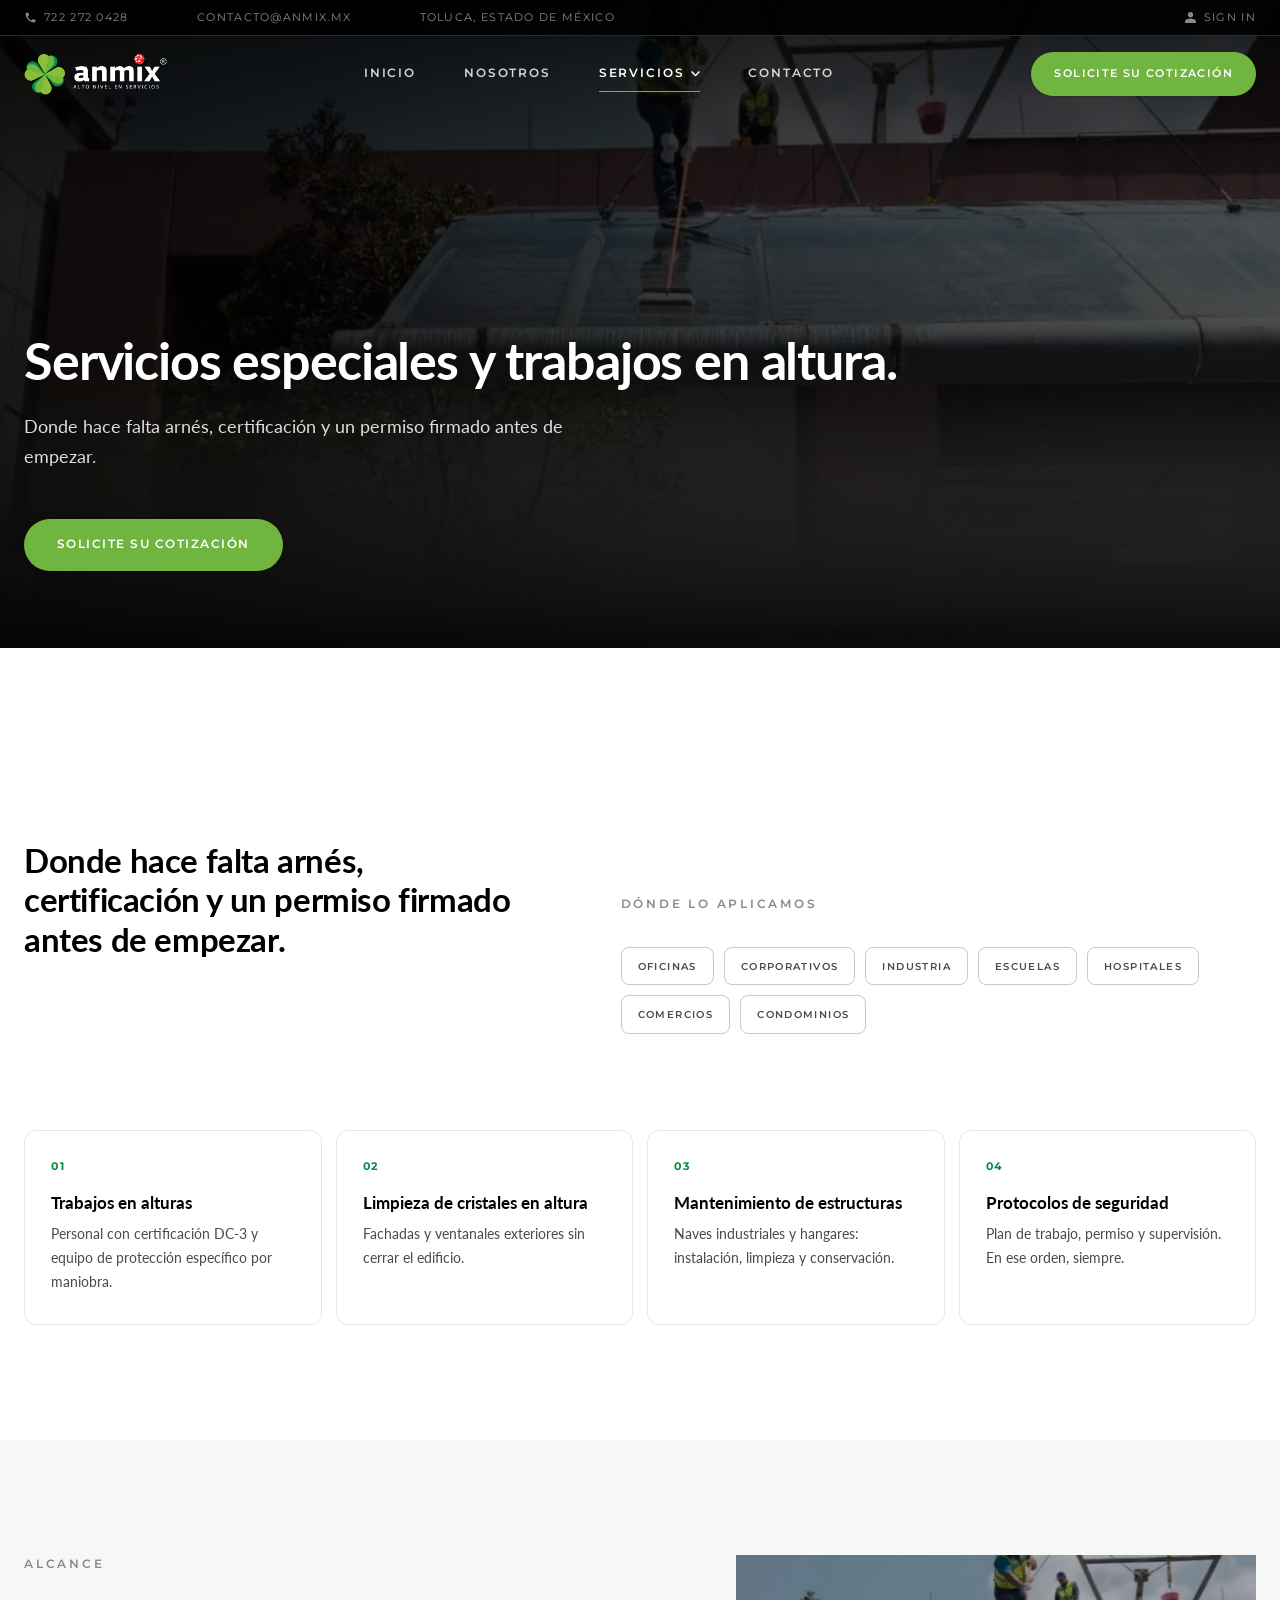
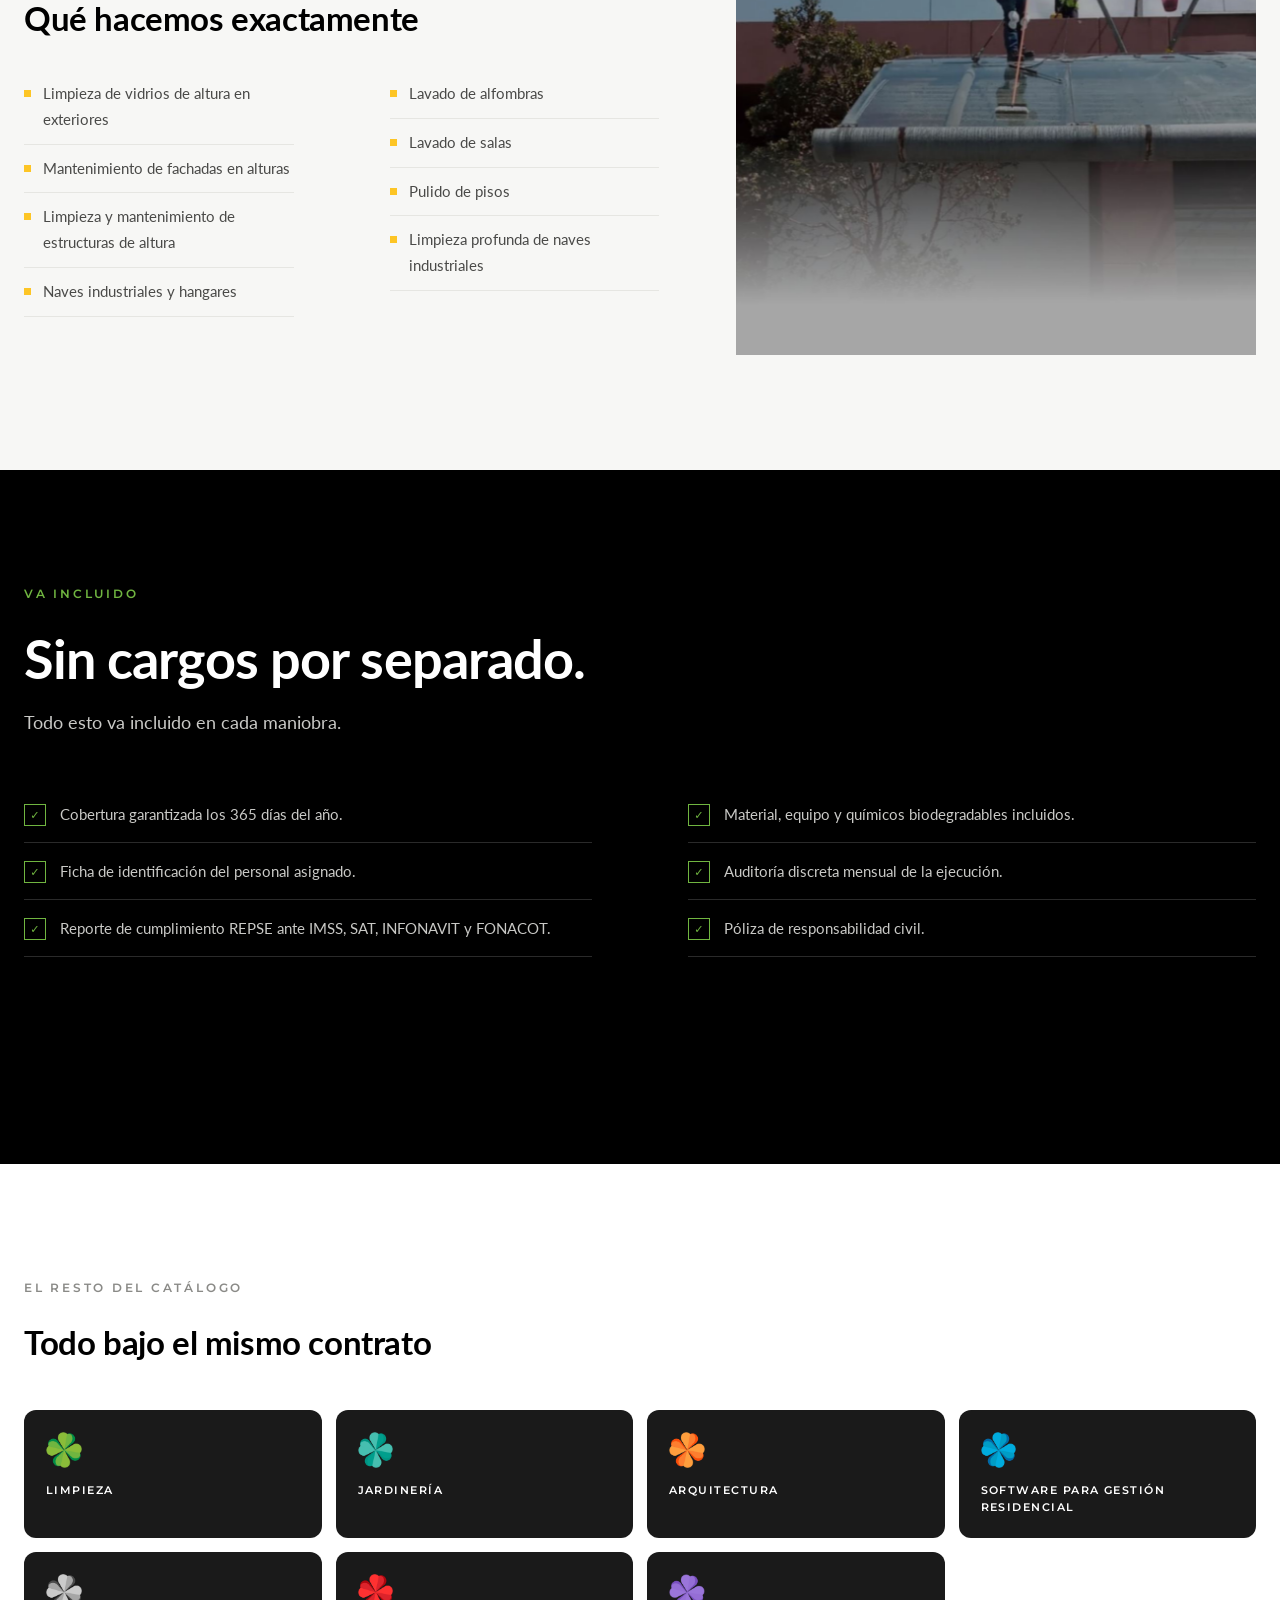
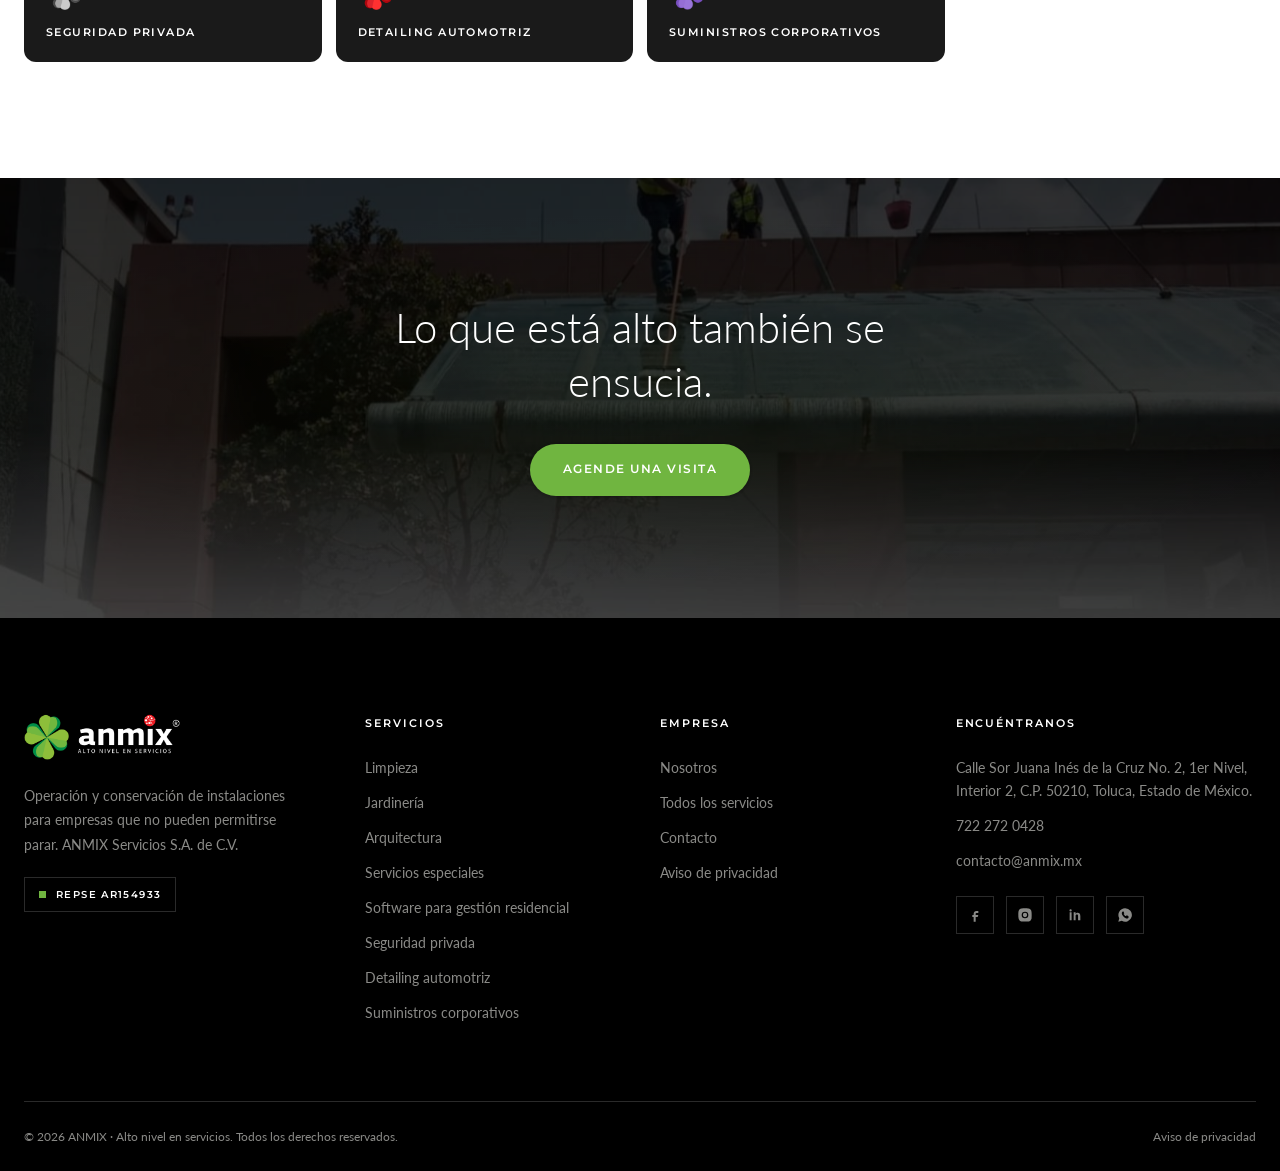
<file: servicio-servicios-especiales.html>
<!DOCTYPE html>
<html lang="es">
<head>
<meta charset="utf-8">
<meta name="viewport" content="width=device-width, initial-scale=1">
<meta name="robots" content="noindex, nofollow">
<title>Servicios especiales · ANMIX</title>
<meta name="description" content="Donde hace falta arnés, certificación y un permiso firmado antes de empezar.">
<link rel="preconnect" href="https://fonts.googleapis.com">
<link rel="preconnect" href="https://fonts.gstatic.com" crossorigin>
<link href="https://fonts.googleapis.com/css2?family=Lato:wght@300;400;700;900&family=Montserrat:wght@500;600;700&display=swap" rel="stylesheet">
<link rel="stylesheet" href="assets/css/anmix.css">
</head>
<body>

<svg class="ico-sprite" aria-hidden="true" focusable="false" style="position:absolute;width:0;height:0;overflow:hidden"><symbol id="ic-1" viewBox="0 0 750 757.92"><defs><clipPath id="ic1-10d8efd47b"><path d="M 35 18.757812 L 322 18.757812 L 322 248 L 35 248 Z M 35 18.757812 " clip-rule="nonzero"/></clipPath><clipPath id="ic1-80f53e1c07"><path d="M 100 507 L 378 507 L 378 731.179688 L 100 731.179688 Z M 100 507 " clip-rule="nonzero"/></clipPath></defs><path fill="currentColor" d="M 667.132812 404 L 592.390625 404 C 587.691406 404 584.277344 400.582031 584.277344 395.886719 C 584.277344 391.1875 587.691406 387.34375 592.390625 387.34375 L 667.132812 387.34375 C 673.539062 387.34375 678.664062 382.21875 678.664062 376.238281 L 678.664062 363 C 678.664062 356.59375 673.539062 351.46875 667.132812 351.46875 L 301.964844 351.46875 C 295.984375 351.46875 290.859375 356.59375 290.859375 363 L 290.859375 376.238281 C 290.859375 382.21875 295.984375 387.34375 301.964844 387.34375 L 456.144531 387.34375 C 460.84375 387.34375 464.261719 391.1875 464.261719 395.886719 C 464.261719 400.582031 460.84375 404 456.144531 404 L 301.964844 404 C 286.585938 404 274.203125 391.613281 274.203125 376.238281 L 274.203125 363 C 274.203125 347.625 286.585938 334.808594 301.964844 334.808594 L 667.132812 334.808594 C 682.507812 334.808594 695.320312 347.625 695.320312 363 L 695.320312 376.238281 C 695.320312 391.613281 682.507812 404 667.132812 404 Z M 667.132812 404 " fill-opacity="1" fill-rule="evenodd"/><path fill="currentColor" d="M 603.066406 726.886719 L 372.007812 726.886719 C 346.808594 726.886719 326.734375 707.667969 324.171875 680.761719 L 298.121094 396.738281 C 297.691406 392.042969 301.109375 387.769531 305.378906 387.34375 C 310.078125 386.917969 314.347656 390.332031 314.777344 395.03125 L 340.828125 679.050781 C 342.539062 694.855469 353.640625 710.230469 372.007812 710.230469 L 603.066406 710.230469 C 619.296875 710.230469 632.539062 697.417969 633.820312 679.480469 L 654.746094 395.03125 C 655.175781 390.761719 659.019531 386.917969 663.714844 387.34375 C 668.414062 387.769531 671.832031 391.613281 671.402344 396.3125 L 650.476562 680.761719 C 648.339844 707.242188 627.839844 726.886719 603.066406 726.886719 Z M 603.066406 726.886719 " fill-opacity="1" fill-rule="evenodd"/><g clip-path="url(#ic1-10d8efd47b)"><path fill="currentColor" d="M 97.808594 247.253906 C 88.839844 247.253906 80.726562 242.558594 76.453125 234.867188 L 39.296875 170.378906 C 39.296875 170.378906 38.871094 170.378906 38.871094 170.378906 C 32.464844 158.84375 36.734375 143.898438 48.265625 137.0625 L 246.867188 22.171875 C 250.710938 20.039062 254.980469 18.757812 259.253906 18.757812 C 268.222656 18.757812 276.335938 23.453125 280.609375 31.144531 L 317.765625 95.207031 C 324.597656 107.167969 320.328125 122.113281 308.796875 129.375 L 109.769531 244.265625 C 105.925781 245.972656 102.082031 247.253906 97.808594 247.253906 Z M 53.820312 162.261719 L 90.550781 226.328125 C 92.257812 228.890625 94.820312 230.597656 97.808594 230.597656 C 99.089844 230.597656 100.371094 230.171875 101.652344 229.742188 L 300.253906 114.855469 C 304.097656 112.71875 305.378906 107.59375 303.246094 103.75 L 266.085938 39.683594 C 266.085938 39.257812 266.085938 39.257812 266.085938 39.257812 C 264.804688 37.121094 262.242188 35.839844 259.253906 35.839844 C 257.972656 35.839844 256.691406 35.839844 255.410156 36.695312 L 56.808594 151.585938 C 52.964844 153.71875 51.683594 158.417969 53.820312 162.261719 Z M 53.820312 162.261719 " fill-opacity="1" fill-rule="evenodd"/></g><path fill="currentColor" d="M 222.949219 286.976562 C 219.960938 286.976562 216.96875 285.265625 215.6875 282.703125 L 167.855469 200.699219 C 167 198.566406 166.574219 196.429688 167.425781 194.292969 C 167.855469 192.160156 169.136719 190.023438 171.269531 189.167969 L 230.636719 155 C 234.910156 152.4375 240.035156 154.148438 242.167969 157.992188 L 289.578125 239.992188 C 290.859375 242.128906 291.285156 244.265625 290.429688 246.402344 C 290.003906 248.535156 288.722656 250.671875 286.585938 251.527344 L 226.792969 285.695312 C 225.511719 286.546875 224.230469 286.976562 222.949219 286.976562 Z M 186.644531 199.417969 L 225.9375 267.328125 L 271.210938 241.277344 L 231.917969 173.367188 Z M 186.644531 199.417969 " fill-opacity="1" fill-rule="evenodd"/><path fill="currentColor" d="M 283.171875 365.132812 C 280.609375 365.132812 277.617188 363.425781 275.910156 360.863281 L 227.222656 275.871094 C 225.085938 272.027344 226.367188 266.902344 230.210938 264.765625 C 234.480469 262.203125 239.605469 263.910156 241.742188 267.753906 L 290.429688 352.320312 C 292.992188 356.59375 291.710938 361.71875 287.441406 363.851562 C 286.160156 364.707031 284.878906 365.132812 283.171875 365.132812 Z M 317.765625 341.214844 C 314.777344 341.214844 311.785156 339.507812 310.503906 336.945312 L 263.097656 255.371094 C 260.960938 251.097656 262.242188 245.972656 266.085938 243.839844 C 270.359375 241.277344 275.484375 242.984375 277.617188 246.828125 L 324.597656 328.832031 C 327.160156 332.675781 325.878906 337.800781 321.609375 339.933594 C 320.328125 340.789062 319.046875 341.214844 317.765625 341.214844 Z M 317.765625 341.214844 " fill-opacity="1" fill-rule="evenodd"/><path fill="currentColor" d="M 57.664062 194.292969 C 54.671875 194.292969 52.109375 192.585938 50.402344 190.023438 C 48.265625 186.179688 49.546875 181.054688 53.390625 178.492188 L 280.609375 47.800781 C 284.453125 45.238281 289.578125 46.945312 291.710938 50.789062 C 294.273438 54.632812 292.566406 59.757812 288.722656 62.320312 L 61.933594 193.011719 C 60.652344 193.867188 58.945312 194.292969 57.664062 194.292969 Z M 57.664062 194.292969 " fill-opacity="1" fill-rule="evenodd"/><path fill="currentColor" d="M 72.183594 219.492188 C 69.195312 219.492188 66.632812 217.785156 64.921875 215.222656 C 62.789062 210.953125 64.070312 206.253906 67.914062 203.691406 L 295.128906 72.570312 C 298.972656 70.4375 304.097656 71.71875 306.234375 75.988281 C 308.796875 79.832031 307.515625 84.957031 303.246094 87.09375 L 76.453125 218.210938 C 75.171875 219.066406 73.464844 219.492188 72.183594 219.492188 Z M 72.183594 219.492188 " fill-opacity="1" fill-rule="evenodd"/><path fill="currentColor" d="M 199.03125 245.972656 C 196.042969 245.972656 193.480469 244.691406 191.769531 241.703125 C 189.636719 237.859375 190.917969 232.734375 194.761719 230.597656 L 254.554688 196.003906 C 258.398438 193.441406 263.523438 194.722656 266.085938 198.992188 C 268.222656 202.835938 266.941406 207.960938 263.097656 210.097656 L 203.304688 244.691406 C 202.023438 245.546875 200.3125 245.972656 199.03125 245.972656 Z M 199.03125 245.972656 " fill-opacity="1" fill-rule="evenodd"/><g clip-path="url(#ic1-80f53e1c07)"><path fill="currentColor" d="M 347.664062 731.15625 C 332.714844 731.15625 318.621094 726.460938 307.089844 717.492188 C 295.554688 726.460938 281.035156 731.15625 266.085938 731.15625 C 247.292969 731.15625 229.355469 723.042969 216.96875 708.949219 C 204.15625 723.042969 186.644531 731.15625 167.425781 731.15625 C 130.695312 731.15625 100.371094 701.261719 100.371094 664.53125 C 100.371094 631.21875 125.570312 603.457031 157.605469 598.757812 C 154.1875 591.070312 152.90625 582.527344 152.90625 573.984375 C 152.90625 537.253906 182.375 507.785156 219.105469 507.785156 C 240.035156 507.785156 259.679688 517.609375 272.066406 533.839844 C 281.460938 529.140625 291.285156 527.003906 301.535156 527.003906 C 309.222656 527.003906 316.058594 527.859375 322.035156 530.421875 C 326.308594 532.128906 328.871094 536.828125 327.160156 541.097656 C 325.453125 545.371094 320.328125 547.503906 316.058594 545.796875 C 312.214844 544.089844 307.515625 543.660156 301.535156 543.660156 C 292.140625 543.660156 282.742188 546.222656 274.203125 551.777344 C 272.066406 553.058594 269.929688 553.484375 267.796875 553.058594 C 265.234375 552.203125 263.523438 550.921875 262.242188 548.785156 C 253.273438 533.839844 237.042969 524.441406 219.105469 524.441406 C 191.769531 524.441406 169.5625 546.652344 169.5625 573.984375 C 169.5625 583.808594 172.550781 593.632812 178.105469 602.175781 C 180.238281 605.164062 179.8125 609.007812 177.675781 611.996094 C 175.542969 614.988281 172.125 615.839844 168.707031 614.988281 C 168.28125 614.988281 167.855469 614.988281 167.425781 614.988281 C 139.664062 614.988281 117.457031 637.195312 117.457031 664.53125 C 117.457031 692.292969 139.664062 714.5 167.425781 714.5 C 184.511719 714.5 200.3125 705.53125 209.710938 690.582031 C 211.417969 688.019531 213.980469 686.738281 216.96875 686.738281 C 219.960938 686.738281 222.523438 688.019531 224.230469 690.582031 C 233.199219 705.53125 249.003906 714.5 266.085938 714.5 C 279.328125 714.5 292.140625 709.375 301.109375 700.40625 C 304.527344 696.988281 309.652344 696.988281 313.066406 700.40625 C 322.035156 709.375 334.421875 714.5 347.664062 714.5 C 353.214844 714.5 359.195312 713.21875 366.027344 711.085938 C 370.300781 709.375 374.996094 711.511719 376.707031 715.78125 C 378.414062 720.054688 376.277344 724.75 372.007812 726.460938 C 363.464844 729.875 355.351562 731.15625 347.664062 731.15625 Z M 347.664062 731.15625 " fill-opacity="1" fill-rule="evenodd"/></g><path fill="currentColor" d="M 74.320312 461.230469 C 57.664062 461.230469 44.421875 447.992188 44.421875 431.335938 C 44.421875 415.105469 57.664062 401.4375 74.320312 401.4375 C 90.550781 401.4375 103.789062 415.105469 103.789062 431.335938 C 103.789062 447.992188 90.550781 461.230469 74.320312 461.230469 Z M 74.320312 418.523438 C 67.058594 418.523438 61.078125 424.074219 61.078125 431.335938 C 61.078125 438.59375 66.632812 444.574219 74.320312 444.574219 C 81.578125 444.574219 87.132812 438.59375 87.132812 431.335938 C 87.132812 424.074219 81.578125 418.523438 74.320312 418.523438 Z M 74.320312 418.523438 " fill-opacity="1" fill-rule="evenodd"/><path fill="currentColor" d="M 123.007812 558.609375 C 106.351562 558.609375 93.113281 545.371094 93.113281 528.714844 C 93.113281 512.054688 106.351562 498.816406 123.007812 498.816406 C 139.664062 498.816406 152.90625 512.484375 152.90625 528.714844 C 152.90625 545.371094 139.664062 558.609375 123.007812 558.609375 Z M 123.007812 515.472656 C 115.746094 515.472656 109.769531 521.453125 109.769531 528.714844 C 109.769531 535.972656 115.746094 541.953125 123.007812 541.953125 C 130.269531 541.953125 136.25 535.972656 136.25 528.714844 C 136.25 521.453125 130.269531 515.472656 123.007812 515.472656 Z M 123.007812 515.472656 " fill-opacity="1" fill-rule="evenodd"/><path fill="currentColor" d="M 557.367188 590.640625 L 490.742188 590.640625 C 466.824219 590.640625 447.605469 571.421875 447.605469 547.503906 L 447.605469 485.148438 L 410.875 506.503906 C 398.488281 512.910156 383.539062 508.640625 376.707031 497.109375 C 376.707031 497.109375 376.707031 496.679688 376.277344 496.679688 L 375.851562 495.828125 C 369.871094 483.867188 373.714844 469.347656 385.675781 462.511719 L 447.605469 426.636719 L 447.605469 343.351562 C 447.605469 338.652344 451.449219 334.808594 456.144531 334.808594 C 460.84375 334.808594 464.261719 338.652344 464.261719 343.351562 L 464.261719 431.761719 C 464.261719 434.75 462.980469 437.3125 460.417969 439.023438 L 393.789062 477.035156 C 389.945312 479.167969 388.664062 484.292969 390.800781 488.140625 C 390.800781 488.566406 390.800781 488.566406 390.800781 488.566406 L 391.226562 488.992188 C 393.363281 492.835938 398.914062 494.117188 402.757812 491.984375 L 451.875 463.367188 C 454.4375 461.660156 457.425781 461.660156 460.417969 463.367188 C 462.980469 464.648438 464.261719 467.636719 464.261719 470.628906 L 464.261719 547.503906 C 464.261719 562.027344 476.21875 573.984375 490.742188 573.984375 L 557.367188 573.984375 C 571.890625 573.984375 584.277344 562.027344 584.277344 547.503906 L 584.277344 343.351562 C 584.277344 338.652344 587.691406 334.808594 592.390625 334.808594 C 597.089844 334.808594 600.933594 338.652344 600.933594 343.351562 L 600.933594 547.503906 C 600.933594 570.996094 580.859375 590.640625 557.367188 590.640625 Z M 557.367188 590.640625 " fill-opacity="1" fill-rule="evenodd"/><path fill="currentColor" d="M 490.742188 590.640625 C 486.042969 590.640625 482.199219 586.796875 482.199219 582.101562 L 482.199219 532.128906 C 482.199219 527.433594 486.042969 524.015625 490.742188 524.015625 C 495.4375 524.015625 498.855469 527.433594 498.855469 532.128906 L 498.855469 582.101562 C 498.855469 586.796875 495.4375 590.640625 490.742188 590.640625 Z M 490.742188 590.640625 " fill-opacity="1" fill-rule="evenodd"/><path fill="currentColor" d="M 524.054688 590.640625 C 519.355469 590.640625 515.941406 586.796875 515.941406 582.101562 L 515.941406 532.128906 C 515.941406 527.433594 519.355469 524.015625 524.054688 524.015625 C 528.753906 524.015625 532.597656 527.433594 532.597656 532.128906 L 532.597656 582.101562 C 532.597656 586.796875 528.753906 590.640625 524.054688 590.640625 Z M 524.054688 590.640625 " fill-opacity="1" fill-rule="evenodd"/><path fill="currentColor" d="M 557.367188 590.640625 C 552.671875 590.640625 549.253906 586.796875 549.253906 582.101562 L 549.253906 532.128906 C 549.253906 527.433594 552.671875 524.015625 557.367188 524.015625 C 562.066406 524.015625 565.910156 527.433594 565.910156 532.128906 L 565.910156 582.101562 C 565.910156 586.796875 562.066406 590.640625 557.367188 590.640625 Z M 557.367188 590.640625 " fill-opacity="1" fill-rule="evenodd"/><path fill="currentColor" d="M 494.585938 342.496094 C 489.886719 342.496094 486.042969 338.652344 486.042969 333.957031 L 486.042969 198.566406 C 486.042969 194.722656 482.625 191.304688 479.210938 191.304688 L 392.082031 191.304688 C 388.238281 191.304688 384.820312 194.722656 384.820312 198.566406 L 384.820312 333.957031 C 384.820312 338.652344 380.976562 342.496094 376.277344 342.496094 C 371.582031 342.496094 368.164062 338.652344 368.164062 333.957031 L 368.164062 198.566406 C 368.164062 185.324219 378.839844 174.648438 392.082031 174.648438 L 479.210938 174.648438 C 492.023438 174.648438 502.699219 185.753906 502.699219 198.566406 L 502.699219 333.957031 C 502.699219 338.652344 498.855469 342.496094 494.585938 342.496094 Z M 494.585938 342.496094 " fill-opacity="1" fill-rule="evenodd"/><path fill="currentColor" d="M 465.113281 191.304688 C 460.84375 191.304688 457 187.460938 457 183.191406 L 457 126.386719 C 457 125.957031 456.144531 125.105469 455.71875 125.105469 L 415.570312 125.105469 C 414.71875 125.105469 414.289062 125.957031 414.289062 126.386719 L 414.289062 183.191406 C 414.289062 187.460938 410.445312 191.304688 406.175781 191.304688 C 401.476562 191.304688 397.632812 187.460938 397.632812 183.191406 L 397.632812 126.386719 C 397.632812 116.5625 405.75 108.449219 415.570312 108.449219 L 455.71875 108.449219 C 465.113281 108.449219 473.65625 116.5625 473.65625 126.386719 L 473.65625 183.191406 C 473.65625 187.460938 469.8125 191.304688 465.113281 191.304688 Z M 465.113281 191.304688 " fill-opacity="1" fill-rule="evenodd"/><path fill="currentColor" d="M 447.605469 125.105469 C 442.90625 125.105469 439.488281 121.261719 439.488281 116.5625 L 439.488281 74.707031 C 439.488281 70.007812 442.90625 66.164062 447.605469 66.164062 C 452.300781 66.164062 456.144531 70.007812 456.144531 74.707031 L 456.144531 116.5625 C 456.144531 121.261719 452.300781 125.105469 447.605469 125.105469 Z M 423.257812 125.105469 C 418.5625 125.105469 414.71875 121.261719 414.71875 116.5625 L 414.71875 74.707031 C 414.71875 70.007812 418.5625 66.164062 423.257812 66.164062 C 427.53125 66.164062 431.375 70.007812 431.375 74.707031 L 431.375 116.5625 C 431.375 121.261719 427.53125 125.105469 423.257812 125.105469 Z M 423.257812 125.105469 " fill-opacity="1" fill-rule="evenodd"/><path fill="currentColor" d="M 552.242188 97.34375 C 551.390625 97.34375 550.535156 96.914062 549.679688 96.914062 L 482.625 82.820312 L 395.070312 82.820312 C 387.808594 82.820312 382.257812 77.269531 382.257812 70.4375 L 382.257812 44.808594 C 382.257812 37.976562 388.238281 32.425781 395.070312 32.425781 L 483.054688 32.425781 C 483.90625 32.425781 484.335938 32.425781 484.761719 32.425781 L 552.671875 46.519531 C 561.640625 48.226562 567.617188 54.632812 567.617188 62.320312 L 567.617188 80.6875 C 567.617188 89.65625 560.359375 97.34375 552.242188 97.34375 Z M 398.914062 66.164062 L 483.480469 66.164062 C 484.335938 66.164062 484.761719 66.164062 485.1875 66.164062 L 550.960938 80.257812 L 550.960938 63.175781 C 550.535156 63.175781 550.109375 62.746094 549.679688 62.746094 L 482.199219 49.082031 L 398.914062 49.082031 Z M 398.914062 66.164062 " fill-opacity="1" fill-rule="evenodd"/><path fill="currentColor" d="M 571.460938 230.171875 C 547.117188 230.171875 527.042969 210.097656 527.042969 185.324219 C 527.042969 160.554688 547.117188 140.480469 571.460938 140.480469 C 596.660156 140.480469 616.734375 160.554688 616.734375 185.324219 C 616.734375 210.097656 596.660156 230.171875 571.460938 230.171875 Z M 571.460938 157.136719 C 556.085938 157.136719 543.699219 169.949219 543.699219 185.324219 C 543.699219 201.128906 556.085938 213.515625 571.460938 213.515625 C 587.265625 213.515625 600.078125 201.128906 600.078125 185.324219 C 600.078125 169.523438 587.691406 157.136719 571.460938 157.136719 Z M 571.460938 157.136719 " fill-opacity="1" fill-rule="evenodd"/><path fill="currentColor" d="M 648.765625 133.21875 C 631.257812 133.21875 617.164062 119.550781 617.164062 102.042969 C 617.164062 84.53125 631.257812 70.4375 648.765625 70.4375 C 666.277344 70.4375 679.945312 84.53125 679.945312 102.042969 C 679.945312 119.125 666.277344 133.21875 648.765625 133.21875 Z M 648.765625 87.09375 C 640.652344 87.09375 633.820312 93.925781 633.820312 102.042969 C 633.820312 110.15625 640.226562 116.5625 648.765625 116.5625 C 656.882812 116.5625 663.289062 110.15625 663.289062 102.042969 C 663.289062 93.925781 656.882812 87.09375 648.765625 87.09375 Z M 648.765625 87.09375 " fill-opacity="1" fill-rule="evenodd"/><path fill="currentColor" d="M 673.113281 315.589844 C 648.765625 315.589844 627.839844 295.089844 627.839844 270.746094 C 627.839844 245.972656 648.339844 225.898438 673.113281 225.898438 C 697.457031 225.898438 717.53125 245.972656 717.53125 270.746094 C 717.53125 295.515625 697.457031 315.589844 673.113281 315.589844 Z M 673.113281 242.558594 C 657.308594 242.558594 644.496094 255.371094 644.496094 270.746094 C 644.496094 286.121094 657.738281 298.933594 673.113281 298.933594 C 688.488281 298.933594 700.875 286.121094 700.875 270.746094 C 700.875 255.371094 688.488281 242.558594 673.113281 242.558594 Z M 673.113281 242.558594 " fill-opacity="1" fill-rule="evenodd"/></symbol><symbol id="ic-2" viewBox="0 0 750 757.92"><defs><clipPath id="ic2-777816089e"><path d="M 187 375 L 203 375 L 203 731.28125 L 187 731.28125 Z M 187 375 " clip-rule="nonzero"/></clipPath><clipPath id="ic2-062671b7bd"><path d="M 395 41 L 731.320312 41 L 731.320312 317 L 395 317 Z M 395 41 " clip-rule="nonzero"/></clipPath><clipPath id="ic2-bed56443c9"><path d="M 19 715 L 731.320312 715 L 731.320312 731.28125 L 19 731.28125 Z M 19 715 " clip-rule="nonzero"/></clipPath><clipPath id="ic2-64aa13130a"><path d="M 531 501 L 547 501 L 547 731.28125 L 531 731.28125 Z M 531 501 " clip-rule="nonzero"/></clipPath></defs><g clip-path="url(#ic2-777816089e)"><path fill="currentColor" d="M 195.167969 731.285156 C 190.875 731.285156 187.390625 727.804688 187.390625 723.511719 L 187.390625 383.035156 C 187.390625 378.746094 190.871094 375.261719 195.164062 375.261719 C 199.464844 375.261719 202.941406 378.746094 202.941406 383.039062 L 202.941406 723.511719 C 202.941406 727.804688 199.457031 731.285156 195.167969 731.285156 Z M 195.167969 731.285156 " fill-opacity="1" fill-rule="evenodd"/></g><path fill="currentColor" d="M 195.167969 259.03125 C 165.601562 282.34375 148.105469 318.191406 148.105469 356.03125 C 148.109375 393.859375 165.601562 429.707031 195.164062 453.015625 C 224.730469 429.707031 242.222656 393.859375 242.222656 356.03125 C 242.222656 318.191406 224.726562 282.34375 195.167969 259.03125 Z M 195.167969 470.527344 C 193.582031 470.527344 191.992188 470.042969 190.644531 469.070312 C 154.28125 443.023438 132.554688 400.757812 132.554688 356.03125 C 132.558594 311.289062 154.277344 269.027344 190.644531 242.976562 C 193.355469 241.050781 196.996094 241.050781 199.699219 242.976562 C 236.070312 269.027344 257.773438 311.289062 257.773438 356.03125 C 257.78125 400.757812 236.066406 443.023438 199.699219 469.070312 C 198.339844 470.042969 196.753906 470.527344 195.167969 470.527344 Z M 195.167969 470.527344 " fill-opacity="1" fill-rule="evenodd"/><path fill="currentColor" d="M 245.644531 637.054688 C 268.402344 645.496094 293.996094 643.4375 315.167969 631.207031 C 336.339844 618.996094 350.921875 597.855469 354.988281 573.929688 C 332.230469 565.472656 306.648438 567.546875 285.457031 579.777344 C 264.289062 591.992188 249.707031 613.128906 245.644531 637.054688 Z M 274.175781 657.710938 C 260.46875 657.710938 246.726562 654.84375 233.945312 649.042969 C 230.902344 647.667969 229.085938 644.507812 229.410156 641.203125 C 232.476562 609.988281 250.519531 581.980469 277.683594 566.296875 C 304.851562 550.617188 338.121094 548.996094 366.699219 561.941406 C 369.726562 563.316406 371.542969 566.476562 371.21875 569.78125 C 368.160156 600.996094 350.109375 629.003906 322.945312 644.6875 C 307.949219 653.335938 291.082031 657.710938 274.175781 657.710938 Z M 274.175781 657.710938 " fill-opacity="1" fill-rule="evenodd"/><path fill="currentColor" d="M 195.183594 673.976562 C 192.496094 673.976562 189.867188 672.582031 188.441406 670.085938 C 186.292969 666.363281 187.566406 661.613281 191.277344 659.460938 L 288.929688 603.085938 C 292.640625 600.949219 297.398438 602.214844 299.539062 605.9375 C 301.691406 609.664062 300.410156 614.410156 296.703125 616.566406 L 199.054688 672.9375 C 197.839844 673.636719 196.492188 673.976562 195.183594 673.976562 Z M 195.183594 673.976562 " fill-opacity="1" fill-rule="evenodd"/><path fill="currentColor" d="M 35.367188 573.925781 C 39.414062 597.855469 54.003906 618.992188 75.179688 631.207031 C 96.351562 643.4375 121.945312 645.511719 144.6875 637.054688 C 140.644531 613.128906 126.042969 591.988281 104.871094 579.773438 C 83.703125 567.546875 58.105469 565.488281 35.367188 573.925781 Z M 116.164062 657.710938 C 99.265625 657.710938 82.402344 653.335938 67.402344 644.683594 C 40.234375 629.003906 22.1875 600.996094 19.113281 569.78125 C 18.789062 566.476562 20.617188 563.316406 23.648438 561.941406 C 52.226562 548.996094 85.480469 550.617188 112.644531 566.296875 C 139.820312 581.976562 157.859375 609.988281 160.921875 641.203125 C 161.265625 644.507812 159.429688 647.667969 156.402344 649.042969 C 143.601562 654.84375 129.867188 657.710938 116.164062 657.710938 Z M 116.164062 657.710938 " fill-opacity="1" fill-rule="evenodd"/><path fill="currentColor" d="M 195.167969 673.976562 C 193.84375 673.976562 192.507812 673.636719 191.277344 672.9375 L 93.648438 616.566406 C 89.921875 614.410156 88.65625 609.664062 90.792969 605.9375 C 92.953125 602.230469 97.695312 600.949219 101.421875 603.085938 L 199.054688 659.460938 C 202.78125 661.613281 204.042969 666.363281 201.90625 670.085938 C 200.460938 672.582031 197.855469 673.976562 195.167969 673.976562 Z M 195.167969 673.976562 " fill-opacity="1" fill-rule="evenodd"/><path fill="currentColor" d="M 245.644531 518.476562 C 268.402344 526.914062 293.996094 524.859375 315.167969 512.628906 C 336.339844 500.398438 350.921875 479.273438 354.988281 455.347656 C 332.230469 446.890625 306.632812 448.964844 285.457031 461.179688 C 264.289062 473.410156 249.707031 494.535156 245.644531 518.476562 Z M 274.175781 539.128906 C 260.46875 539.128906 246.726562 536.261719 233.945312 530.464844 C 230.902344 529.085938 229.085938 525.925781 229.410156 522.605469 C 232.476562 491.40625 250.519531 463.398438 277.683594 447.71875 C 304.851562 432.035156 338.121094 430.402344 366.699219 443.359375 C 369.726562 444.738281 371.542969 447.878906 371.21875 451.199219 C 368.160156 482.417969 350.109375 510.410156 322.945312 526.089844 C 307.949219 534.757812 291.082031 539.128906 274.175781 539.128906 Z M 274.175781 539.128906 " fill-opacity="1" fill-rule="evenodd"/><path fill="currentColor" d="M 195.183594 555.394531 C 192.496094 555.394531 189.867188 554 188.441406 551.507812 C 186.292969 547.78125 187.566406 543.035156 191.277344 540.878906 L 288.929688 484.507812 C 292.640625 482.351562 297.398438 483.632812 299.539062 487.359375 C 301.691406 491.066406 300.410156 495.828125 296.703125 497.96875 L 199.054688 554.339844 C 197.839844 555.054688 196.492188 555.394531 195.183594 555.394531 Z M 195.183594 555.394531 " fill-opacity="1" fill-rule="evenodd"/><path fill="currentColor" d="M 35.367188 455.351562 C 39.414062 479.277344 54.003906 500.402344 75.179688 512.632812 C 96.351562 524.863281 121.945312 526.917969 144.6875 518.480469 C 140.644531 494.535156 126.042969 473.414062 104.871094 461.183594 C 83.703125 448.96875 58.105469 446.894531 35.367188 455.351562 Z M 116.164062 539.132812 C 99.265625 539.132812 82.402344 534.757812 67.402344 526.09375 C 40.234375 510.410156 22.1875 482.417969 19.113281 451.203125 C 18.789062 447.882812 20.617188 444.742188 23.648438 443.363281 C 52.214844 430.402344 85.480469 432.039062 112.644531 447.722656 C 139.820312 463.402344 157.859375 491.410156 160.921875 522.609375 C 161.265625 525.929688 159.429688 529.089844 156.402344 530.464844 C 143.601562 536.265625 129.867188 539.132812 116.164062 539.132812 Z M 116.164062 539.132812 " fill-opacity="1" fill-rule="evenodd"/><path fill="currentColor" d="M 195.167969 555.394531 C 193.84375 555.394531 192.507812 555.054688 191.277344 554.339844 L 93.648438 497.96875 C 89.921875 495.828125 88.65625 491.066406 90.792969 487.359375 C 92.953125 483.632812 97.695312 482.351562 101.421875 484.507812 L 199.054688 540.878906 C 202.78125 543.035156 204.042969 547.78125 201.90625 551.507812 C 200.460938 554 197.855469 555.394531 195.167969 555.394531 Z M 195.167969 555.394531 " fill-opacity="1" fill-rule="evenodd"/><g clip-path="url(#ic2-062671b7bd)"><path fill="currentColor" d="M 596.632812 316.765625 C 596.273438 316.765625 595.917969 316.765625 595.5625 316.75 C 588.613281 316.472656 582.554688 313.527344 578.050781 308.210938 L 537.492188 260.507812 C 537.332031 260.3125 537.210938 260.296875 536.96875 260.375 L 424.714844 300.875 C 420.660156 302.316406 416.203125 300.242188 414.746094 296.191406 C 413.292969 292.160156 415.378906 287.6875 419.425781 286.246094 L 531.703125 245.75 C 538.0625 243.464844 544.972656 245.296875 549.347656 250.429688 L 589.898438 298.152344 C 591.59375 300.128906 593.585938 301.101562 596.195312 301.214844 C 598.753906 301.3125 600.859375 300.519531 602.707031 298.671875 L 713.25 188.113281 C 715.097656 186.265625 715.90625 184.191406 715.808594 181.601562 C 715.703125 179.023438 714.707031 177.015625 712.695312 175.265625 L 578.460938 59.410156 C 575.070312 56.492188 569.902344 56.71875 566.695312 59.929688 L 474.523438 152.101562 C 471.289062 155.339844 470.992188 160.558594 473.871094 163.714844 L 500.832031 193.375 C 504.1875 197.054688 505.511719 202.074219 504.488281 207.113281 C 503.507812 212.039062 500.472656 215.992188 496 218.242188 L 406.519531 263.324219 C 402.683594 265.253906 398.011719 263.714844 396.082031 259.875 C 394.140625 256.035156 395.695312 251.371094 399.519531 249.425781 L 489.007812 204.359375 C 489.132812 204.296875 489.179688 204.246094 489.179688 204.246094 L 489.183594 204.246094 C 489.183594 204.246094 489.214844 204.179688 489.246094 204.035156 C 489.300781 203.824219 489.277344 203.726562 489.277344 203.726562 L 462.371094 174.179688 C 453.851562 164.800781 454.351562 150.285156 463.523438 141.101562 L 555.703125 48.929688 C 564.640625 39.984375 579.105469 39.421875 588.628906 47.648438 L 722.859375 163.488281 C 728.136719 168.039062 731.066406 174.082031 731.34375 180.96875 C 731.621094 187.917969 729.171875 194.1875 724.246094 199.109375 L 613.703125 309.652344 C 609.039062 314.320312 603.160156 316.765625 596.632812 316.765625 Z M 596.632812 316.765625 " fill-opacity="1" fill-rule="evenodd"/></g><path fill="currentColor" d="M 389.578125 286.925781 L 401.742188 312.050781 C 402.09375 312.78125 402.546875 313.121094 403.355469 313.265625 C 404.171875 313.394531 404.714844 313.21875 405.300781 312.636719 C 414.695312 303.0625 417.078125 288.515625 411.230469 276.429688 C 405.386719 264.34375 392.503906 257.203125 379.15625 258.644531 C 378.351562 258.722656 377.859375 259.046875 377.46875 259.761719 C 377.066406 260.488281 377.050781 261.058594 377.40625 261.800781 Z M 403.8125 328.851562 C 402.820312 328.851562 401.835938 328.769531 400.84375 328.609375 C 395.066406 327.652344 390.285156 324.085938 387.742188 318.824219 L 375.582031 293.699219 L 363.414062 268.574219 C 360.871094 263.308594 361.027344 257.347656 363.863281 252.226562 C 366.703125 247.109375 371.671875 243.804688 377.488281 243.171875 C 397.347656 241.050781 416.527344 251.675781 425.226562 269.660156 C 433.941406 287.640625 430.375 309.28125 416.398438 323.535156 C 413 326.988281 408.523438 328.851562 403.8125 328.851562 Z M 403.8125 328.851562 " fill-opacity="1" fill-rule="evenodd"/><path fill="currentColor" d="M 563.195312 286.523438 C 561.203125 286.523438 559.210938 285.761719 557.703125 284.238281 C 554.65625 281.207031 554.65625 276.285156 557.703125 273.253906 L 688.015625 142.933594 C 691.039062 139.902344 695.960938 139.902344 699.007812 142.933594 C 702.039062 145.976562 702.039062 150.902344 699.007812 153.929688 L 568.703125 284.238281 C 567.183594 285.761719 565.1875 286.523438 563.195312 286.523438 Z M 563.195312 286.523438 " fill-opacity="1" fill-rule="evenodd"/><path fill="currentColor" d="M 680.140625 144.664062 C 679.785156 144.664062 679.421875 144.632812 679.066406 144.585938 C 674.824219 144 671.839844 140.082031 672.425781 135.835938 C 677.414062 99.324219 664.828125 73.664062 650.441406 68.042969 C 640.417969 64.125 629.496094 69.679688 619.730469 83.707031 C 617.289062 87.222656 612.4375 88.097656 608.910156 85.636719 C 605.394531 83.191406 604.515625 78.332031 606.980469 74.816406 C 626.96875 46.125 647.996094 50.386719 656.09375 53.5625 C 680.285156 63.003906 693.320312 97.703125 687.828125 137.941406 C 687.300781 141.832031 683.957031 144.664062 680.140625 144.664062 Z M 704.449219 165.660156 C 703.722656 165.660156 702.976562 165.546875 702.230469 165.335938 C 698.117188 164.121094 695.765625 159.796875 696.984375 155.664062 C 714.191406 97.574219 692.023438 51.972656 662.429688 38.546875 C 639.625 28.210938 615.824219 38.15625 598.765625 65.144531 C 596.484375 68.789062 591.671875 69.859375 588.042969 67.574219 C 584.421875 65.273438 583.328125 60.480469 585.628906 56.851562 C 611.050781 16.609375 645.289062 13.695312 668.84375 24.386719 C 704.421875 40.519531 731.601562 93.558594 711.902344 160.085938 C 710.902344 163.472656 707.804688 165.660156 704.449219 165.660156 Z M 704.449219 165.660156 " fill-opacity="1" fill-rule="evenodd"/><path fill="currentColor" d="M 301.304688 392.285156 C 301.253906 392.285156 301.1875 392.285156 301.125 392.285156 C 296.832031 392.1875 293.429688 388.625 293.527344 384.332031 C 293.804688 372.800781 296.945312 356.875 303.328125 347.269531 C 305.710938 343.6875 310.535156 342.71875 314.117188 345.097656 C 317.699219 347.480469 318.667969 352.308594 316.285156 355.886719 C 312.4375 361.667969 309.335938 374.0625 309.078125 384.703125 C 308.984375 388.933594 305.511719 392.285156 301.304688 392.285156 Z M 301.304688 392.285156 " fill-opacity="1" fill-rule="evenodd"/><path fill="currentColor" d="M 326.625 327.457031 C 324.992188 327.457031 323.347656 326.9375 321.941406 325.871094 C 318.511719 323.292969 317.824219 318.417969 320.417969 314.984375 C 327.5 305.605469 335.902344 297.34375 345.394531 290.410156 C 348.863281 287.882812 353.722656 288.644531 356.265625 292.109375 C 358.792969 295.578125 358.03125 300.453125 354.5625 302.980469 C 346.304688 309.007812 338.980469 316.199219 332.828125 324.363281 C 331.304688 326.386719 328.972656 327.457031 326.625 327.457031 Z M 326.625 327.457031 " fill-opacity="1" fill-rule="evenodd"/><path fill="currentColor" d="M 329.050781 418.464844 C 328.992188 418.464844 328.921875 418.464844 328.855469 418.464844 C 324.566406 418.351562 321.160156 414.785156 321.277344 410.492188 C 321.519531 399.589844 323.269531 388.769531 326.460938 378.339844 C 327.722656 374.222656 332.0625 371.90625 336.179688 373.171875 C 340.285156 374.417969 342.59375 378.777344 341.332031 382.875 C 338.5625 391.960938 337.039062 401.375 336.8125 410.867188 C 336.71875 415.09375 333.246094 418.464844 329.050781 418.464844 Z M 329.050781 418.464844 " fill-opacity="1" fill-rule="evenodd"/><path fill="currentColor" d="M 349.550781 356.46875 C 347.988281 356.46875 346.417969 356.015625 345.054688 355.042969 C 341.558594 352.566406 340.714844 347.722656 343.191406 344.207031 C 350.730469 333.5625 359.878906 324.265625 370.40625 316.585938 C 373.875 314.058594 378.734375 314.820312 381.261719 318.289062 C 383.8125 321.753906 383.042969 326.613281 379.574219 329.15625 C 370.410156 335.832031 362.4375 343.914062 355.894531 353.179688 C 354.390625 355.335938 351.972656 356.46875 349.550781 356.46875 Z M 349.550781 356.46875 " fill-opacity="1" fill-rule="evenodd"/><g clip-path="url(#ic2-bed56443c9)"><path fill="currentColor" d="M 723.589844 731.269531 L 26.863281 731.269531 C 22.566406 731.269531 19.082031 727.800781 19.082031 723.492188 C 19.082031 719.199219 22.566406 715.71875 26.859375 715.71875 L 723.589844 715.71875 C 727.882812 715.71875 731.359375 719.199219 731.359375 723.492188 C 731.363281 727.800781 727.878906 731.269531 723.589844 731.269531 Z M 723.589844 731.269531 " fill-opacity="1" fill-rule="evenodd"/></g><g clip-path="url(#ic2-64aa13130a)"><path fill="currentColor" d="M 539.058594 731.285156 C 534.773438 731.285156 531.285156 727.804688 531.285156 723.511719 L 531.289062 509.585938 C 531.289062 505.292969 534.765625 501.808594 539.058594 501.808594 C 543.355469 501.808594 546.835938 505.292969 546.835938 509.585938 L 546.839844 723.511719 C 546.839844 727.804688 543.351562 731.285156 539.058594 731.285156 Z M 539.058594 731.285156 " fill-opacity="1" fill-rule="evenodd"/></g><path fill="currentColor" d="M 539.058594 422.707031 C 519.003906 439.167969 507.195312 463.933594 507.195312 490.046875 C 507.195312 516.175781 519.003906 540.945312 539.058594 557.40625 C 559.113281 540.945312 570.921875 516.175781 570.921875 490.046875 C 570.921875 463.933594 559.113281 439.167969 539.058594 422.707031 Z M 539.058594 574.980469 C 537.476562 574.980469 535.882812 574.492188 534.539062 573.523438 C 507.6875 554.292969 491.644531 523.09375 491.644531 490.046875 C 491.648438 457.019531 507.683594 425.820312 534.539062 406.589844 C 537.246094 404.644531 540.875 404.644531 543.59375 406.589844 C 570.441406 425.820312 586.472656 457.019531 586.472656 490.046875 C 586.480469 523.09375 570.4375 554.292969 543.59375 573.523438 C 542.238281 574.492188 540.648438 574.980469 539.058594 574.980469 Z M 539.058594 574.980469 " fill-opacity="1" fill-rule="evenodd"/><path fill="currentColor" d="M 582.621094 633.410156 C 600.976562 639.890625 621.480469 638.09375 638.488281 628.257812 C 655.503906 618.441406 667.308594 601.597656 670.871094 582.449219 C 652.523438 575.96875 632.027344 577.78125 615 587.601562 C 597.996094 597.417969 586.183594 614.261719 582.621094 633.410156 Z M 604.945312 652.769531 C 593.332031 652.769531 581.695312 650.339844 570.859375 645.429688 C 567.832031 644.054688 566 640.894531 566.324219 637.589844 C 568.933594 611.136719 584.222656 587.421875 607.226562 574.136719 C 630.246094 560.855469 658.429688 559.460938 682.632812 570.445312 C 685.660156 571.804688 687.476562 574.964844 687.152344 578.285156 C 684.5625 604.722656 669.269531 628.453125 646.265625 641.738281 C 633.554688 649.074219 619.261719 652.769531 604.945312 652.769531 Z M 604.945312 652.769531 " fill-opacity="1" fill-rule="evenodd"/><path fill="currentColor" d="M 539.078125 666.328125 C 536.390625 666.328125 533.757812 664.9375 532.316406 662.441406 C 530.183594 658.730469 531.457031 653.96875 535.167969 651.832031 L 616.589844 604.820312 C 620.3125 602.667969 625.074219 603.945312 627.210938 607.65625 C 629.367188 611.382812 628.085938 616.128906 624.375 618.28125 L 542.949219 665.292969 C 541.730469 666.003906 540.382812 666.328125 539.078125 666.328125 Z M 539.078125 666.328125 " fill-opacity="1" fill-rule="evenodd"/><path fill="currentColor" d="M 407.246094 582.449219 C 410.8125 601.597656 422.632812 618.445312 439.644531 628.261719 C 456.65625 638.078125 477.144531 639.890625 495.496094 633.414062 C 491.9375 614.265625 480.125 597.417969 463.117188 587.601562 C 446.109375 577.785156 425.613281 575.96875 407.246094 582.449219 Z M 473.183594 652.769531 C 458.855469 652.769531 444.566406 649.078125 431.867188 641.738281 C 408.851562 628.457031 393.554688 604.722656 390.964844 578.285156 C 390.640625 574.964844 392.453125 571.824219 395.484375 570.445312 C 419.691406 559.464844 447.871094 560.855469 470.890625 574.140625 C 493.914062 587.421875 509.1875 611.136719 511.792969 637.59375 C 512.121094 640.898438 510.289062 644.054688 507.257812 645.433594 C 496.421875 650.339844 484.789062 652.769531 473.183594 652.769531 Z M 473.183594 652.769531 " fill-opacity="1" fill-rule="evenodd"/><path fill="currentColor" d="M 539.058594 666.328125 C 537.734375 666.328125 536.402344 666.003906 535.171875 665.292969 L 453.757812 618.28125 C 450.03125 616.128906 448.765625 611.382812 450.902344 607.65625 C 453.0625 603.945312 457.804688 602.667969 461.53125 604.820312 L 542.953125 651.832031 C 546.679688 653.96875 547.9375 658.730469 545.796875 662.441406 C 544.359375 664.9375 541.75 666.328125 539.058594 666.328125 Z M 539.058594 666.328125 " fill-opacity="1" fill-rule="evenodd"/></symbol><symbol id="ic-3" viewBox="0 0 750 757.92"><defs><clipPath id="ic3-3f83e8967f"><path d="M 97 179.097656 L 538 179.097656 L 538 560.054688 L 97 560.054688 Z M 97 179.097656 " clip-rule="nonzero"/></clipPath><clipPath id="ic3-f959ebe7a4"><path d="M 494 321 L 731.21875 321 L 731.21875 560 L 494 560 Z M 494 321 " clip-rule="nonzero"/></clipPath><clipPath id="ic3-840c2b51c6"><path d="M 19 275 L 83 275 L 83 560.054688 L 19 560.054688 Z M 19 275 " clip-rule="nonzero"/></clipPath></defs><g clip-path="url(#ic3-3f83e8967f)"><path fill="currentColor" d="M 532.457031 235.542969 C 528.320312 235.339844 524.175781 235.183594 520.035156 235.183594 C 411.648438 235.167969 303.261719 235.171875 194.875 235.175781 L 184.871094 235.175781 C 184.871094 232.292969 184.789062 230.222656 184.882812 228.160156 C 185.363281 217.5625 183.449219 207.550781 177.570312 198.539062 C 167.269531 182.742188 148.261719 175.703125 129.410156 180.65625 C 112.09375 185.199219 98.789062 202.085938 98.015625 220.875 C 97.695312 228.675781 97.875 236.492188 97.875 244.304688 C 97.894531 330.535156 97.832031 416.765625 98.007812 502.996094 C 98.070312 534.433594 124.078125 560.074219 155.402344 560.109375 C 200.191406 560.164062 244.980469 560.152344 289.769531 560.164062 C 350.660156 560.179688 411.546875 560.175781 472.4375 560.226562 C 475.964844 560.226562 479.054688 559.832031 479.078125 555.410156 C 479.097656 550.96875 476.175781 549.917969 472.324219 549.984375 C 467.066406 550.078125 461.808594 550.007812 456.546875 550.007812 C 379.402344 550.003906 302.257812 550.03125 225.109375 549.96875 C 201.214844 549.945312 177.289062 550.378906 153.429688 549.34375 C 125.152344 548.117188 103.855469 519.011719 110.8125 491.914062 C 115.316406 474.363281 128.730469 465.785156 143.042969 466.753906 C 161.214844 467.988281 171.972656 480.738281 172.058594 498.929688 C 172.074219 502.089844 172.160156 505.296875 172.710938 508.394531 C 173.304688 511.714844 176.074219 513.640625 179.019531 512.707031 C 181.320312 511.972656 183.242188 509.464844 184.839844 507.371094 C 185.539062 506.449219 185.027344 504.589844 185.027344 503.15625 C 185.007812 419.953125 184.980469 336.746094 184.953125 253.542969 L 184.953125 246.410156 L 194.011719 246.410156 C 303.039062 246.410156 412.066406 246.433594 521.089844 246.328125 C 525.40625 246.324219 526.714844 247.40625 526.667969 251.882812 C 526.441406 274.835938 526.628906 297.789062 526.558594 320.742188 C 526.546875 324.632812 528.253906 327.132812 531.945312 327.226562 C 535.679688 327.324219 537.519531 324.839844 537.519531 320.96875 C 537.519531 294.351562 537.578125 267.730469 537.621094 241.113281 C 537.625 237.644531 535.902344 235.71875 532.457031 235.542969 Z M 173.78125 464.582031 L 173.78125 470.230469 C 155.183594 450.964844 128.449219 450.429688 109.253906 470.195312 C 109.085938 468.667969 108.847656 467.523438 108.847656 466.382812 C 108.84375 385.566406 108.824219 304.753906 108.894531 223.9375 C 108.910156 205.144531 123.433594 190.535156 141.699219 190.578125 C 159.742188 190.621094 173.765625 205.203125 173.765625 224.050781 C 173.789062 304.226562 173.78125 384.402344 173.78125 464.582031 Z M 173.78125 464.582031 " fill-opacity="1" fill-rule="nonzero"/></g><path fill="currentColor" d="M 459.925781 475.890625 C 458.332031 475.871094 456.738281 475.890625 455.144531 475.890625 C 449.96875 475.890625 444.792969 475.890625 439.632812 475.890625 L 439.632812 364.980469 C 444.214844 364.980469 448.226562 365.347656 452.121094 364.84375 C 454.464844 364.539062 457.613281 363.460938 458.65625 361.699219 C 460.410156 358.738281 457.839844 356.632812 455.261719 354.886719 C 422.171875 332.480469 389.101562 310.039062 356.097656 287.503906 C 352.53125 285.070312 349.511719 285.082031 346.074219 287.53125 C 339.980469 291.867188 333.765625 296.046875 327.578125 300.253906 C 301.117188 318.253906 274.605469 336.179688 248.265625 354.359375 C 246.46875 355.597656 244.621094 359.074219 245.15625 360.75 C 245.699219 362.4375 249.105469 363.882812 251.417969 364.183594 C 255.609375 364.722656 259.921875 364.335938 264.304688 364.335938 L 264.304688 475.839844 C 257.40625 475.839844 250.886719 475.753906 244.375 475.871094 C 241.085938 475.933594 238.960938 477.589844 238.855469 481.136719 C 238.742188 484.808594 240.96875 486.179688 244.238281 486.429688 C 245.03125 486.488281 245.832031 486.445312 246.628906 486.445312 C 302.5625 486.46875 358.492188 486.492188 414.429688 486.507812 C 429.566406 486.507812 444.703125 486.460938 459.84375 486.480469 C 463.269531 486.488281 465.4375 485.042969 465.515625 481.523438 C 465.59375 477.90625 463.640625 475.925781 459.925781 475.886719 Z M 373.542969 475.503906 L 330.277344 475.503906 L 330.277344 417.714844 L 373.542969 417.714844 Z M 428.109375 475.480469 L 385.148438 475.480469 L 385.148438 470.363281 C 385.148438 451.558594 385.167969 432.757812 385.148438 413.953125 C 385.140625 407.578125 384.332031 406.800781 377.976562 406.789062 C 360.449219 406.75 342.921875 406.722656 325.394531 406.691406 C 320.167969 406.679688 319.152344 407.753906 319.15625 413.230469 C 319.179688 432.191406 319.1875 451.152344 319.199219 470.117188 L 319.199219 475.550781 L 275.910156 475.550781 L 275.910156 365.019531 L 428.109375 365.019531 Z M 271.164062 353.695312 C 271.039062 353.355469 270.914062 353.015625 270.792969 352.675781 C 283.109375 344.308594 295.429688 335.949219 307.742188 327.574219 C 321.171875 318.441406 334.59375 309.300781 348.003906 300.140625 C 349.898438 298.847656 351.402344 297.9375 353.894531 299.636719 C 380.035156 317.488281 406.285156 335.179688 433.652344 353.695312 Z M 271.164062 353.695312 " fill-opacity="1" fill-rule="nonzero"/><g clip-path="url(#ic3-f959ebe7a4)"><path fill="currentColor" d="M 728.4375 549.953125 C 724.867188 545.6875 720.75 541.886719 716.820312 537.925781 C 646.132812 466.640625 575.453125 395.34375 504.640625 324.175781 C 503.066406 322.59375 499.695312 321.472656 497.71875 322.046875 C 496.253906 322.46875 494.855469 325.996094 494.84375 328.144531 C 494.671875 365.597656 494.71875 403.050781 494.726562 440.503906 C 494.730469 477.957031 494.75 515.410156 494.714844 552.863281 C 494.707031 558.96875 495.609375 559.960938 501.914062 559.960938 C 520.082031 559.960938 538.253906 559.980469 556.421875 559.976562 C 612.363281 559.972656 668.304688 559.996094 724.246094 559.824219 C 726.558594 559.816406 730.121094 558.480469 730.828125 556.804688 C 731.539062 555.113281 729.964844 551.777344 728.4375 549.953125 Z M 680.308594 548.90625 C 680.109375 545.554688 679.910156 542.136719 679.695312 538.414062 L 672.035156 538.414062 L 672.035156 549 L 650.222656 549 L 650.222656 538.421875 L 641.886719 538.421875 L 641.886719 548.929688 L 620.25 548.929688 L 620.25 538.410156 L 612.054688 538.410156 L 612.054688 548.800781 L 590.136719 548.800781 L 590.136719 538.382812 L 582.195312 538.382812 L 582.195312 548.886719 L 560.269531 548.886719 L 560.269531 538.25 L 552.152344 538.25 C 551.980469 541.675781 551.808594 545.082031 551.613281 548.945312 L 530.265625 548.945312 L 530.265625 538.234375 L 522.09375 538.234375 L 522.09375 548.953125 L 505.90625 548.953125 L 505.90625 341.144531 C 574.835938 410.613281 642.953125 479.269531 712.042969 548.90625 Z M 680.308594 548.90625 " fill-opacity="1" fill-rule="nonzero"/></g><g clip-path="url(#ic3-840c2b51c6)"><path fill="currentColor" d="M 82.824219 283.261719 C 82.824219 276.566406 81.390625 275.140625 74.738281 275.132812 C 59.121094 275.117188 43.507812 275.121094 27.890625 275.125 C 20.132812 275.125 19.046875 276.210938 19.046875 283.859375 C 19.03125 373.726562 19.019531 463.589844 19.003906 553.453125 C 19 558.789062 20.351562 560.183594 25.78125 560.191406 C 42.03125 560.210938 58.285156 560.171875 74.539062 560.199219 C 81.589844 560.210938 82.832031 559.023438 82.832031 551.898438 C 82.835938 507.285156 82.832031 462.671875 82.832031 418.058594 C 82.832031 373.125 82.835938 328.191406 82.824219 283.261719 Z M 72.101562 356.640625 L 58.367188 356.640625 L 58.367188 366.214844 L 72.089844 366.214844 L 72.089844 383.015625 L 58.402344 383.015625 L 58.402344 392.519531 L 72.023438 392.519531 L 72.023438 409.171875 L 58.390625 409.171875 L 58.390625 418.929688 L 71.972656 418.929688 L 71.972656 435.582031 L 58.277344 435.582031 L 58.277344 445.070312 L 71.953125 445.070312 L 71.953125 462.167969 L 58.285156 462.167969 L 58.285156 471.691406 L 71.984375 471.691406 L 71.984375 488.359375 L 58.3125 488.359375 L 58.3125 497.855469 L 72.027344 497.855469 L 72.027344 514.625 L 58.316406 514.625 L 58.316406 523.949219 L 72.066406 523.949219 L 72.066406 549.191406 L 30.621094 549.191406 L 30.621094 286.433594 L 71.8125 286.433594 L 71.8125 304.050781 L 58.234375 304.050781 L 58.234375 313.417969 L 72.015625 313.417969 L 72.015625 330.300781 L 58.183594 330.300781 L 58.183594 339.90625 L 72.101562 339.90625 Z M 72.101562 356.640625 " fill-opacity="1" fill-rule="nonzero"/></g><path fill="currentColor" d="M 610.867188 256.730469 C 610.847656 253.636719 610.183594 250.402344 609.121094 247.488281 C 603.410156 231.796875 597.449219 216.195312 591.636719 200.539062 C 590.515625 197.523438 589.09375 194.847656 585.460938 194.863281 C 581.75 194.878906 580.582031 197.769531 579.496094 200.738281 C 574.425781 214.636719 569.207031 228.480469 564.207031 242.402344 C 562.4375 247.320312 559.890625 252.390625 559.832031 257.417969 C 559.464844 290.238281 559.871094 323.070312 559.5625 355.890625 C 559.492188 363.300781 564.011719 366.199219 569.769531 370.492188 L 569.769531 262.109375 L 583.121094 262.109375 C 583.121094 264.3125 583.121094 266.183594 583.121094 268.050781 C 583.132812 304.863281 583.332031 341.679688 582.984375 378.484375 C 582.921875 385.054688 584.890625 389.269531 591.320312 392.503906 L 591.320312 262.140625 L 601.839844 262.140625 C 601.839844 264.007812 601.839844 265.566406 601.839844 267.125 C 601.921875 311.109375 602 355.09375 602.085938 399.074219 C 602.097656 405.183594 604.683594 408.890625 611.003906 411.390625 L 611.003906 306.234375 C 610.992188 289.730469 610.960938 273.230469 610.863281 256.730469 Z M 572.589844 251.0625 C 576.882812 239.699219 581.058594 228.644531 585.625 216.550781 C 590.199219 228.367188 594.429688 239.304688 598.980469 251.0625 Z M 572.589844 251.0625 " fill-opacity="1" fill-rule="nonzero"/><path fill="currentColor" d="M 624.410156 507.40625 C 599.289062 481.828125 573.976562 456.4375 548.761719 430.949219 C 546.566406 428.734375 543.941406 426.734375 541.328125 428.617188 C 539.589844 429.875 538.480469 433.0625 538.429688 435.414062 C 538.152344 447.839844 538.300781 460.269531 538.300781 472.699219 L 538.28125 472.699219 C 538.28125 485.289062 538.390625 497.882812 538.226562 510.46875 C 538.167969 514.863281 539.792969 517.046875 544.273438 517.050781 C 569.769531 517.082031 595.269531 517.21875 620.765625 517.0625 C 622.746094 517.050781 625.925781 515.472656 626.378906 513.964844 C 626.941406 512.105469 625.890625 508.914062 624.410156 507.40625 Z M 549.4375 506.320312 L 549.4375 449.527344 C 568.496094 468.230469 587.550781 486.929688 607.308594 506.320312 Z M 549.4375 506.320312 " fill-opacity="1" fill-rule="nonzero"/></symbol><symbol id="ic-4" viewBox="0 0 750 757.92"><defs><clipPath id="ic4-afad64e3d8"><path d="M 470 55 L 583.171875 55 L 583.171875 462 L 470 462 Z M 470 55 " clip-rule="nonzero"/></clipPath></defs><path fill="currentColor" d="M 358.277344 141.261719 C 364.410156 172.949219 391.855469 196.753906 425.082031 196.753906 C 458.300781 196.753906 485.746094 172.949219 491.929688 141.261719 C 487.847656 141.820312 482.722656 142.4375 476.1875 143.097656 C 463.351562 144.382812 446.035156 145.453125 425.023438 145.453125 C 404.074219 145.453125 386.753906 144.382812 373.917969 143.097656 C 367.382812 142.4375 362.320312 141.820312 358.277344 141.261719 Z M 358.277344 141.261719 " fill-opacity="1" fill-rule="evenodd"/><path fill="currentColor" d="M 425.082031 22.898438 C 411.179688 22.898438 400.039062 31.898438 400.039062 43.035156 L 400.039062 62.660156 C 400.039062 69.414062 392.886719 69.765625 390.992188 63.035156 L 387.207031 49.335938 C 370.386719 60.835938 359.710938 79.332031 358.140625 99.675781 C 349.238281 99.410156 342.960938 105.710938 342.960938 113.460938 C 342.960938 120.566406 346.316406 125.726562 352.292969 127.316406 C 357.460938 128.691406 383.976562 132.941406 425.074219 132.941406 C 466.160156 132.941406 492.683594 128.683594 497.84375 127.316406 C 503.820312 125.738281 507.199219 120.566406 507.199219 113.460938 C 507.199219 105.699219 500.90625 99.410156 492.015625 99.675781 C 490.484375 79.332031 479.75 60.835938 462.929688 49.335938 L 459.152344 63.035156 C 457.257812 69.765625 450.15625 69.414062 450.15625 62.660156 L 450.15625 43.035156 C 450.175781 31.898438 438.976562 22.898438 425.082031 22.898438 Z M 425.082031 22.898438 " fill-opacity="1" fill-rule="evenodd"/><path fill="currentColor" d="M 345.519531 235.457031 C 335.039062 235.457031 325.277344 241.019531 319.96875 250.066406 L 271.660156 332.535156 L 207.738281 332.535156 C 167.367188 331.777344 167.367188 392.6875 207.738281 391.972656 L 288.683594 391.972656 C 299.203125 391.921875 308.957031 386.359375 314.277344 377.25 L 343 328.109375 L 343 382.078125 C 353.429688 384.167969 363.144531 387.4375 371.789062 391.890625 L 371.789062 235.457031 Z M 345.519531 235.457031 " fill-opacity="1" fill-rule="nonzero"/><path fill="currentColor" d="M 395.488281 235.457031 L 446.59375 235.457031 L 446.59375 305.507812 L 395.488281 305.507812 Z M 395.488281 235.457031 " fill-opacity="1" fill-rule="nonzero"/><g clip-path="url(#ic4-afad64e3d8)"><path fill="currentColor" d="M 554.730469 55.410156 C 554.730469 128.742188 538.167969 187.148438 504.546875 236.671875 C 501.9375 235.964844 499.289062 235.457031 496.570312 235.457031 L 470.300781 235.457031 L 470.300781 391.832031 C 478.996094 387.386719 488.652344 384.109375 499.082031 382.070312 L 499.082031 310.464844 L 524.066406 336.429688 L 524.066406 432.351562 C 524.78125 471.296875 582.785156 471.296875 583.511719 432.351562 L 583.511719 324.46875 C 583.511719 316.746094 580.488281 309.335938 575.132812 303.820312 L 527.292969 254.246094 C 564.90625 199.375 583.511719 133.84375 583.511719 55.410156 Z M 554.730469 55.410156 " fill-opacity="1" fill-rule="nonzero"/></g><path fill="currentColor" d="M 395.488281 329.207031 L 395.488281 408.179688 C 406.878906 418.238281 415.527344 429.847656 420.992188 440.976562 C 426.515625 429.847656 435.199219 418.191406 446.59375 408.074219 L 446.59375 329.207031 Z M 395.488281 329.207031 " fill-opacity="1" fill-rule="nonzero"/><path fill="currentColor" d="M 499.082031 406.238281 C 465.609375 414.628906 440 442.164062 434.230469 476.773438 L 434.230469 560.417969 C 434.230469 564.304688 434.847656 568.140625 436.121094 571.773438 L 474.246094 682.824219 C 489.316406 726.71875 550.394531 704.089844 535.320312 660.167969 L 499.09375 554.648438 L 499.09375 406.238281 Z M 499.082031 406.238281 " fill-opacity="1" fill-rule="nonzero"/><path fill="currentColor" d="M 343.007812 406.289062 L 343.007812 427.808594 L 288.074219 545.503906 C 284.132812 553.734375 283.570312 563.175781 286.546875 571.773438 L 324.71875 682.824219 C 339.230469 727.785156 411.445312 704.589844 395.292969 660.167969 L 361.710938 562.617188 L 406.273438 469.394531 C 398.292969 438.328125 374.035156 414.109375 343.007812 406.289062 Z M 343.007812 406.289062 " fill-opacity="1" fill-rule="nonzero"/></symbol><symbol id="ic-5" viewBox="0 0 750 757.92"><defs><clipPath id="ic5-bdd4a15a6e"><path d="M 19 91.667969 L 731 91.667969 L 731 658.609375 L 19 658.609375 Z M 19 91.667969 " clip-rule="nonzero"/></clipPath></defs><g clip-path="url(#ic5-bdd4a15a6e)"><path fill="currentColor" d="M 717.152344 376.367188 L 689.535156 394.488281 C 687.984375 395.507812 686.449219 395.347656 685.675781 395.160156 C 684.898438 394.976562 683.460938 394.421875 682.539062 392.808594 L 579.320312 212.332031 C 578.039062 210.09375 578.714844 207.214844 580.851562 205.78125 L 726.8125 107.714844 C 730.816406 105.027344 731.882812 99.601562 729.191406 95.597656 C 726.503906 91.59375 721.074219 90.53125 717.074219 93.21875 L 571.113281 191.28125 C 561.40625 197.804688 558.355469 210.859375 564.160156 221.003906 L 570.496094 232.085938 C 556.128906 238.433594 539.839844 239.273438 524.757812 234.242188 L 461.308594 213.066406 C 432.382812 203.410156 401.316406 206.039062 374.90625 219.453125 C 348.277344 205.957031 316.878906 203.605469 288.542969 213.066406 L 225.09375 234.242188 C 210.011719 239.273438 193.722656 238.433594 179.355469 232.085938 L 185.691406 221.003906 C 191.496094 210.859375 188.441406 197.800781 178.738281 191.28125 L 32.777344 93.21875 C 28.777344 90.53125 23.351562 91.59375 20.660156 95.597656 C 17.972656 99.601562 19.035156 105.027344 23.039062 107.714844 L 169 205.78125 C 171.140625 207.214844 171.8125 210.09375 170.53125 212.332031 L 67.316406 392.808594 C 66.390625 394.421875 64.953125 394.976562 64.175781 395.160156 C 63.402344 395.347656 61.871094 395.507812 60.316406 394.488281 L 32.699219 376.367188 C 28.667969 373.71875 23.253906 374.84375 20.605469 378.875 C 17.960938 382.910156 19.085938 388.320312 23.117188 390.96875 L 50.734375 409.089844 C 54.40625 411.5 58.710938 412.757812 63.050781 412.757812 C 64.789062 412.757812 66.535156 412.554688 68.246094 412.144531 C 74.234375 410.710938 79.417969 406.824219 82.476562 401.480469 L 88.550781 390.859375 C 98.105469 397.347656 115.417969 411.113281 128.757812 432.949219 C 130.125 435.183594 132.136719 438.574219 134.738281 443.015625 C 136.359375 445.792969 139.28125 447.339844 142.28125 447.339844 C 143.78125 447.339844 145.296875 446.953125 146.683594 446.144531 C 150.847656 443.707031 152.246094 438.359375 149.8125 434.195312 C 147.15625 429.65625 145.085938 426.171875 143.660156 423.84375 C 128.101562 398.371094 108.101562 382.808594 97.253906 375.636719 L 170.640625 247.320312 C 181.457031 252.390625 193.183594 254.976562 204.984375 254.976562 C 213.601562 254.976562 222.257812 253.597656 230.621094 250.808594 L 294.070312 229.632812 C 314.570312 222.789062 336.960938 223.277344 357.097656 230.714844 C 354.359375 232.832031 351.695312 235.074219 349.128906 237.46875 L 294.753906 288.175781 C 286.027344 296.3125 281.015625 307.820312 280.996094 319.75 C 280.980469 331.679688 285.960938 343.203125 294.660156 351.367188 C 309.472656 365.261719 332.320312 366.921875 348.984375 355.316406 L 418.328125 307.015625 C 426.972656 300.996094 438.597656 302.078125 445.980469 309.59375 L 536.769531 402.050781 L 587.53125 452.808594 C 597.429688 462.710938 597.429688 478.820312 587.53125 488.722656 C 582.734375 493.519531 576.355469 496.160156 569.574219 496.160156 C 562.792969 496.160156 556.421875 493.519531 551.625 488.730469 C 551.621094 488.730469 551.621094 488.726562 551.617188 488.722656 C 551.605469 488.714844 551.597656 488.707031 551.585938 488.699219 C 551.207031 488.320312 550.796875 488 550.371094 487.707031 C 550.242188 487.617188 550.105469 487.542969 549.972656 487.460938 C 549.792969 487.351562 549.621094 487.222656 549.433594 487.128906 L 476.566406 412.925781 C 473.1875 409.480469 467.65625 409.433594 464.214844 412.8125 C 460.773438 416.191406 460.726562 421.71875 464.105469 425.160156 L 538.898438 501.324219 C 539.453125 501.890625 540.089844 502.339844 540.761719 502.726562 C 549.125 512.695312 548.632812 527.617188 539.265625 536.984375 C 529.59375 546.65625 514.199219 546.953125 504.144531 537.691406 L 457.535156 490.226562 C 454.15625 486.785156 448.625 486.734375 445.1875 490.113281 C 441.746094 493.496094 441.695312 499.023438 445.074219 502.464844 L 491.703125 549.945312 C 501.058594 560 500.792969 575.460938 491.089844 585.164062 C 481.1875 595.0625 465.074219 595.066406 455.230469 585.21875 L 438.378906 568.058594 C 434.996094 564.617188 429.46875 564.566406 426.027344 567.945312 C 422.585938 571.324219 422.539062 576.855469 425.914062 580.296875 L 442.828125 597.511719 C 452.726562 607.414062 452.726562 623.527344 442.828125 633.425781 C 432.921875 643.328125 416.8125 643.328125 406.910156 633.425781 L 397.082031 623.601562 C 410.464844 606.789062 409.390625 582.179688 393.84375 566.632812 C 384.003906 556.796875 370.535156 552.753906 357.710938 554.5 C 359.457031 541.675781 355.417969 528.207031 345.578125 518.371094 C 337.484375 510.273438 326.722656 505.816406 315.273438 505.816406 C 313.316406 505.816406 311.378906 505.957031 309.472656 506.210938 C 309.730469 504.304688 309.871094 502.371094 309.871094 500.414062 C 309.871094 488.964844 305.410156 478.203125 297.316406 470.105469 C 287.480469 460.269531 274.011719 456.230469 261.1875 457.976562 C 262.929688 445.148438 258.890625 431.679688 249.054688 421.84375 C 232.34375 405.132812 205.152344 405.128906 188.441406 421.84375 L 137.683594 472.601562 C 120.972656 489.3125 120.972656 516.503906 137.683594 533.214844 C 146.039062 541.570312 157.015625 545.75 167.988281 545.75 C 169.9375 545.75 171.882812 545.609375 173.8125 545.347656 C 172.070312 558.171875 176.109375 571.640625 185.945312 581.476562 C 194.300781 589.832031 205.277344 594.011719 216.25 594.011719 C 222.535156 594.011719 228.8125 592.636719 234.605469 589.898438 C 235.351562 599.761719 239.476562 609.417969 247.003906 616.945312 C 255.359375 625.300781 266.332031 629.476562 277.308594 629.476562 C 286.175781 629.476562 295.042969 626.746094 302.53125 621.292969 C 303.773438 630.535156 307.976562 639.082031 314.683594 645.789062 C 323.039062 654.144531 334.015625 658.324219 344.992188 658.324219 C 355.964844 658.324219 366.941406 654.144531 375.296875 645.789062 L 384.9375 636.148438 L 394.5625 645.777344 C 402.917969 654.132812 413.894531 658.308594 424.867188 658.308594 C 435.84375 658.308594 446.820312 654.132812 455.175781 645.777344 C 465.011719 635.9375 469.050781 622.46875 467.308594 609.644531 C 469.238281 609.90625 471.183594 610.046875 473.132812 610.046875 C 484.105469 610.046875 495.082031 605.867188 503.4375 597.511719 C 513.28125 587.667969 517.367188 574.320312 515.648438 561.546875 C 517.539062 561.804688 519.445312 561.933594 521.351562 561.933594 C 532.300781 561.933594 543.230469 557.71875 551.617188 549.335938 C 561.460938 539.488281 565.5 526.003906 563.742188 513.167969 C 565.679688 513.433594 567.625 513.605469 569.574219 513.605469 C 580.546875 513.605469 591.523438 509.425781 599.878906 501.070312 C 612.65625 488.292969 615.652344 469.394531 608.890625 453.730469 C 614.582031 443.886719 618.773438 436.742188 621.09375 432.949219 C 634.4375 411.109375 651.753906 397.34375 661.300781 390.859375 L 667.378906 401.480469 C 670.433594 406.824219 675.617188 410.710938 681.601562 412.144531 C 683.316406 412.554688 685.0625 412.757812 686.800781 412.757812 C 691.140625 412.757812 695.445312 411.5 699.117188 409.089844 L 726.734375 390.96875 C 730.765625 388.320312 731.890625 382.910156 729.246094 378.875 C 726.597656 374.84375 721.183594 373.71875 717.152344 376.367188 Z M 150.03125 520.863281 C 140.132812 510.964844 140.128906 494.851562 150.03125 484.949219 L 200.789062 434.195312 C 210.695312 424.292969 226.804688 424.292969 236.703125 434.191406 C 246.605469 444.09375 246.605469 460.207031 236.703125 470.105469 L 185.945312 520.867188 C 176.046875 530.765625 159.933594 530.769531 150.03125 520.863281 Z M 198.296875 569.128906 C 188.394531 559.226562 188.394531 543.113281 198.296875 533.214844 L 249.054688 482.457031 C 258.957031 472.554688 275.066406 472.554688 284.96875 482.457031 C 289.765625 487.253906 292.40625 493.628906 292.40625 500.414062 C 292.40625 507.191406 289.765625 513.5625 284.976562 518.359375 C 284.972656 518.363281 284.96875 518.367188 284.96875 518.367188 L 247.003906 556.332031 C 247 556.339844 246.996094 556.34375 246.988281 556.347656 L 234.207031 569.128906 C 224.304688 579.03125 208.195312 579.03125 198.296875 569.128906 Z M 259.351562 604.597656 C 249.453125 594.695312 249.453125 578.582031 259.351562 568.683594 L 297.316406 530.71875 C 302.113281 525.921875 308.492188 523.28125 315.273438 523.28125 C 322.058594 523.28125 328.433594 525.921875 333.230469 530.71875 C 343.132812 540.621094 343.132812 556.730469 333.230469 566.632812 L 314.683594 585.175781 C 314.683594 585.179688 314.679688 585.183594 314.679688 585.183594 L 295.265625 604.597656 C 285.367188 614.5 269.253906 614.5 259.351562 604.597656 Z M 362.949219 633.441406 C 353.046875 643.34375 336.9375 643.34375 327.035156 633.441406 C 322.238281 628.644531 319.597656 622.265625 319.597656 615.484375 C 319.597656 608.699219 322.238281 602.324219 327.035156 597.527344 L 345.578125 578.980469 C 355.480469 569.078125 371.59375 569.082031 381.496094 578.980469 C 391.394531 588.882812 391.394531 604.992188 381.496094 614.894531 Z M 606.191406 423.84375 C 604.347656 426.859375 601.492188 431.691406 597.675781 438.253906 L 549.175781 389.757812 L 458.441406 297.359375 C 445.070312 283.746094 424.003906 281.78125 408.347656 292.683594 L 339.003906 340.984375 C 329.066406 347.90625 315.441406 346.917969 306.609375 338.628906 C 301.34375 333.691406 298.453125 326.996094 298.460938 319.777344 C 298.472656 312.558594 301.386719 305.871094 306.664062 300.949219 L 361.039062 250.238281 C 386.480469 226.511719 422.78125 218.617188 455.78125 229.632812 L 519.230469 250.808594 C 539.039062 257.417969 560.484375 256.082031 579.203125 247.304688 L 652.597656 375.636719 C 641.753906 382.808594 621.753906 398.371094 606.191406 423.84375 Z M 606.191406 423.84375 " fill-opacity="1" fill-rule="nonzero"/></g></symbol><symbol id="ic-6" viewBox="0 0 750 757.92"><defs><clipPath id="ic6-d6a376a82d"><path d="M 81.226562 19 L 668.414062 19 L 668.414062 731 L 81.226562 731 Z M 81.226562 19 " clip-rule="nonzero"/></clipPath></defs><path fill="currentColor" d="M 399.351562 519.402344 L 350.789062 519.402344 C 349.714844 519.398438 348.640625 519.371094 347.566406 519.320312 C 346.492188 519.265625 345.421875 519.183594 344.351562 519.078125 C 343.285156 518.972656 342.21875 518.839844 341.15625 518.679688 C 340.09375 518.523438 339.035156 518.335938 337.980469 518.125 C 336.925781 517.917969 335.878906 517.679688 334.835938 517.417969 C 333.792969 517.15625 332.757812 516.867188 331.730469 516.554688 C 330.703125 516.242188 329.683594 515.90625 328.671875 515.542969 C 327.660156 515.179688 326.65625 514.792969 325.664062 514.382812 C 324.671875 513.96875 323.6875 513.535156 322.71875 513.074219 C 321.746094 512.613281 320.785156 512.128906 319.839844 511.621094 C 318.890625 511.117188 317.957031 510.585938 317.035156 510.03125 C 316.113281 509.480469 315.207031 508.90625 314.3125 508.308594 C 313.417969 507.710938 312.542969 507.089844 311.679688 506.453125 C 310.816406 505.8125 309.96875 505.148438 309.136719 504.46875 C 308.308594 503.785156 307.492188 503.085938 306.699219 502.363281 C 305.902344 501.640625 305.125 500.898438 304.363281 500.140625 C 303.601562 499.378906 302.863281 498.601562 302.140625 497.804688 C 301.417969 497.007812 300.71875 496.195312 300.035156 495.367188 C 299.351562 494.535156 298.691406 493.6875 298.050781 492.824219 C 297.410156 491.960938 296.792969 491.082031 296.195312 490.191406 C 295.597656 489.296875 295.023438 488.390625 294.46875 487.46875 C 293.917969 486.546875 293.386719 485.609375 292.878906 484.664062 C 292.375 483.714844 291.890625 482.757812 291.429688 481.785156 C 290.96875 480.8125 290.535156 479.832031 290.121094 478.839844 C 289.710938 477.847656 289.324219 476.84375 288.960938 475.832031 C 288.597656 474.820312 288.261719 473.800781 287.949219 472.773438 C 287.632812 471.746094 287.347656 470.710938 287.085938 469.667969 C 286.824219 468.625 286.585938 467.578125 286.375 466.523438 C 286.167969 465.46875 285.980469 464.410156 285.824219 463.347656 C 285.664062 462.285156 285.53125 461.21875 285.425781 460.148438 C 285.320312 459.082031 285.238281 458.007812 285.183594 456.9375 C 285.132812 455.863281 285.101562 454.789062 285.101562 453.714844 L 285.101562 360.667969 C 285.101562 359.976562 285.167969 359.296875 285.304688 358.617188 C 285.4375 357.941406 285.636719 357.285156 285.902344 356.648438 C 286.164062 356.011719 286.488281 355.40625 286.871094 354.832031 C 287.253906 354.257812 287.691406 353.726562 288.179688 353.238281 C 288.667969 352.753906 289.199219 352.316406 289.769531 351.933594 C 290.34375 351.550781 290.949219 351.226562 291.585938 350.960938 C 292.222656 350.699219 292.882812 350.5 293.558594 350.363281 C 294.234375 350.230469 294.917969 350.164062 295.605469 350.164062 L 454.609375 350.164062 C 455.300781 350.164062 455.984375 350.230469 456.660156 350.363281 C 457.335938 350.5 457.992188 350.699219 458.628906 350.960938 C 459.269531 351.226562 459.875 351.550781 460.445312 351.933594 C 461.019531 352.316406 461.550781 352.753906 462.039062 353.238281 C 462.527344 353.726562 462.960938 354.257812 463.34375 354.832031 C 463.726562 355.40625 464.050781 356.011719 464.316406 356.648438 C 464.578125 357.285156 464.78125 357.941406 464.914062 358.617188 C 465.046875 359.296875 465.117188 359.976562 465.117188 360.667969 L 465.117188 453.714844 C 465.113281 454.789062 465.085938 455.863281 465.03125 456.9375 C 464.980469 458.011719 464.898438 459.085938 464.792969 460.15625 C 464.6875 461.226562 464.554688 462.292969 464.394531 463.355469 C 464.234375 464.417969 464.050781 465.476562 463.839844 466.53125 C 463.628906 467.585938 463.390625 468.636719 463.128906 469.679688 C 462.867188 470.722656 462.578125 471.757812 462.265625 472.785156 C 461.953125 473.816406 461.613281 474.835938 461.25 475.847656 C 460.890625 476.859375 460.5 477.863281 460.089844 478.855469 C 459.675781 479.851562 459.238281 480.832031 458.777344 481.804688 C 458.316406 482.777344 457.835938 483.734375 457.328125 484.683594 C 456.820312 485.632812 456.289062 486.566406 455.734375 487.488281 C 455.179688 488.410156 454.605469 489.320312 454.007812 490.214844 C 453.410156 491.105469 452.789062 491.984375 452.148438 492.847656 C 451.507812 493.710938 450.84375 494.558594 450.160156 495.390625 C 449.480469 496.222656 448.777344 497.035156 448.054688 497.832031 C 447.332031 498.628906 446.589844 499.40625 445.828125 500.167969 C 445.066406 500.925781 444.289062 501.667969 443.492188 502.390625 C 442.695312 503.109375 441.878906 503.8125 441.046875 504.496094 C 440.214844 505.175781 439.367188 505.835938 438.503906 506.476562 C 437.640625 507.117188 436.761719 507.738281 435.867188 508.332031 C 434.972656 508.929688 434.0625 509.503906 433.140625 510.058594 C 432.21875 510.609375 431.28125 511.140625 430.332031 511.648438 C 429.382812 512.152344 428.421875 512.636719 427.453125 513.097656 C 426.480469 513.554688 425.496094 513.992188 424.503906 514.402344 C 423.507812 514.8125 422.503906 515.199219 421.492188 515.5625 C 420.480469 515.925781 419.457031 516.261719 418.429688 516.574219 C 417.402344 516.886719 416.363281 517.171875 415.320312 517.433594 C 414.277344 517.695312 413.230469 517.929688 412.171875 518.140625 C 411.117188 518.347656 410.058594 518.53125 408.996094 518.691406 C 407.933594 518.847656 406.863281 518.980469 405.792969 519.085938 C 404.722656 519.191406 403.652344 519.269531 402.578125 519.320312 C 401.503906 519.375 400.429688 519.402344 399.351562 519.402344 Z M 306.113281 371.113281 L 306.113281 453.652344 C 306.113281 455.117188 306.1875 456.574219 306.332031 458.03125 C 306.476562 459.488281 306.691406 460.933594 306.976562 462.367188 C 307.265625 463.800781 307.621094 465.21875 308.046875 466.617188 C 308.472656 468.015625 308.964844 469.394531 309.523438 470.742188 C 310.085938 472.09375 310.710938 473.414062 311.402344 474.707031 C 312.089844 475.996094 312.84375 477.25 313.65625 478.464844 C 314.46875 479.679688 315.339844 480.855469 316.265625 481.984375 C 317.195312 483.113281 318.175781 484.199219 319.210938 485.230469 C 320.246094 486.265625 321.328125 487.246094 322.457031 488.175781 C 323.589844 489.105469 324.761719 489.972656 325.980469 490.789062 C 327.195312 491.601562 328.449219 492.351562 329.738281 493.042969 C 331.027344 493.730469 332.347656 494.355469 333.699219 494.917969 C 335.050781 495.476562 336.425781 495.972656 337.824219 496.398438 C 339.226562 496.824219 340.640625 497.179688 342.078125 497.464844 C 343.511719 497.75 344.957031 497.96875 346.410156 498.113281 C 347.867188 498.257812 349.328125 498.328125 350.789062 498.332031 L 399.351562 498.332031 C 400.816406 498.332031 402.277344 498.261719 403.730469 498.117188 C 405.1875 497.976562 406.632812 497.761719 408.070312 497.480469 C 409.503906 497.195312 410.921875 496.839844 412.324219 496.417969 C 413.722656 495.996094 415.101562 495.503906 416.453125 494.945312 C 417.804688 494.386719 419.125 493.761719 420.417969 493.074219 C 421.710938 492.386719 422.964844 491.636719 424.179688 490.824219 C 425.398438 490.015625 426.574219 489.144531 427.707031 488.21875 C 428.839844 487.292969 429.921875 486.3125 430.957031 485.28125 C 431.996094 484.246094 432.976562 483.164062 433.90625 482.035156 C 434.839844 480.90625 435.710938 479.734375 436.527344 478.519531 C 437.339844 477.304688 438.09375 476.050781 438.785156 474.761719 C 439.476562 473.472656 440.105469 472.152344 440.667969 470.804688 C 441.230469 469.453125 441.726562 468.078125 442.152344 466.679688 C 442.582031 465.277344 442.9375 463.863281 443.226562 462.425781 C 443.515625 460.992188 443.734375 459.546875 443.878906 458.09375 C 444.027344 456.636719 444.101562 455.175781 444.105469 453.714844 L 444.105469 371.171875 Z M 306.113281 371.113281 " fill-opacity="1" fill-rule="nonzero"/><path fill="currentColor" d="M 443.59375 371.113281 C 442.90625 371.113281 442.222656 371.046875 441.546875 370.910156 C 440.871094 370.777344 440.210938 370.578125 439.574219 370.3125 C 438.9375 370.050781 438.332031 369.726562 437.757812 369.34375 C 437.183594 368.960938 436.65625 368.523438 436.167969 368.035156 C 435.679688 367.546875 435.242188 367.019531 434.859375 366.445312 C 434.476562 365.871094 434.152344 365.265625 433.890625 364.628906 C 433.625 363.992188 433.425781 363.332031 433.292969 362.65625 C 433.15625 361.980469 433.089844 361.296875 433.089844 360.609375 L 433.089844 303.191406 C 433.089844 301.492188 433.003906 299.800781 432.835938 298.113281 C 432.667969 296.425781 432.417969 294.746094 432.085938 293.085938 C 431.75 291.421875 431.339844 289.777344 430.84375 288.152344 C 430.351562 286.53125 429.78125 284.933594 429.128906 283.367188 C 428.480469 281.800781 427.753906 280.269531 426.953125 278.773438 C 426.152344 277.277344 425.28125 275.824219 424.339844 274.414062 C 423.394531 273.003906 422.386719 271.640625 421.308594 270.332031 C 420.230469 269.019531 419.09375 267.765625 417.894531 266.566406 C 416.695312 265.363281 415.4375 264.226562 414.128906 263.148438 C 412.816406 262.074219 411.457031 261.0625 410.046875 260.121094 C 408.636719 259.179688 407.183594 258.304688 405.6875 257.503906 C 404.191406 256.707031 402.65625 255.980469 401.089844 255.328125 C 399.523438 254.679688 397.929688 254.109375 396.304688 253.613281 C 394.683594 253.121094 393.039062 252.707031 391.375 252.375 C 389.710938 252.042969 388.035156 251.792969 386.347656 251.625 C 384.660156 251.457031 382.964844 251.371094 381.269531 251.371094 L 368.84375 251.371094 C 367.148438 251.371094 365.457031 251.457031 363.765625 251.625 C 362.078125 251.792969 360.402344 252.042969 358.742188 252.378906 C 357.078125 252.710938 355.433594 253.125 353.8125 253.617188 C 352.191406 254.113281 350.59375 254.683594 349.027344 255.335938 C 347.460938 255.984375 345.929688 256.710938 344.4375 257.511719 C 342.941406 258.3125 341.488281 259.183594 340.078125 260.125 C 338.667969 261.070312 337.308594 262.078125 335.996094 263.15625 C 334.6875 264.234375 333.433594 265.371094 332.234375 266.570312 C 331.035156 267.769531 329.898438 269.027344 328.820312 270.335938 C 327.746094 271.648438 326.734375 273.007812 325.792969 274.417969 C 324.851562 275.828125 323.980469 277.28125 323.179688 278.777344 C 322.378906 280.273438 321.65625 281.804688 321.007812 283.371094 C 320.355469 284.941406 319.785156 286.535156 319.292969 288.15625 C 318.800781 289.78125 318.386719 291.421875 318.054688 293.085938 C 317.722656 294.75 317.472656 296.425781 317.304688 298.113281 C 317.140625 299.800781 317.054688 301.492188 317.054688 303.191406 L 317.054688 360.609375 C 317.054688 361.296875 316.984375 361.980469 316.851562 362.65625 C 316.714844 363.332031 316.515625 363.992188 316.253906 364.628906 C 315.988281 365.265625 315.664062 365.871094 315.28125 366.445312 C 314.898438 367.019531 314.464844 367.546875 313.976562 368.035156 C 313.488281 368.523438 312.957031 368.960938 312.382812 369.34375 C 311.808594 369.726562 311.203125 370.050781 310.566406 370.3125 C 309.929688 370.578125 309.273438 370.777344 308.597656 370.910156 C 307.921875 371.046875 307.238281 371.113281 306.546875 371.113281 C 305.859375 371.113281 305.175781 371.046875 304.5 370.910156 C 303.820312 370.777344 303.164062 370.578125 302.527344 370.3125 C 301.890625 370.050781 301.285156 369.726562 300.710938 369.34375 C 300.136719 368.960938 299.605469 368.523438 299.121094 368.035156 C 298.632812 367.546875 298.195312 367.019531 297.8125 366.445312 C 297.429688 365.871094 297.105469 365.265625 296.84375 364.628906 C 296.578125 363.992188 296.378906 363.332031 296.246094 362.65625 C 296.109375 361.980469 296.042969 361.296875 296.042969 360.609375 L 296.042969 303.191406 C 296.042969 302 296.074219 300.808594 296.132812 299.617188 C 296.191406 298.429688 296.28125 297.242188 296.398438 296.054688 C 296.515625 294.871094 296.664062 293.6875 296.839844 292.507812 C 297.015625 291.332031 297.21875 290.15625 297.449219 288.988281 C 297.683594 287.820312 297.945312 286.660156 298.234375 285.503906 C 298.527344 284.347656 298.84375 283.199219 299.191406 282.058594 C 299.535156 280.921875 299.910156 279.789062 300.3125 278.667969 C 300.714844 277.546875 301.144531 276.433594 301.597656 275.335938 C 302.054688 274.234375 302.539062 273.144531 303.046875 272.070312 C 303.558594 270.992188 304.09375 269.929688 304.65625 268.878906 C 305.21875 267.828125 305.804688 266.789062 306.417969 265.769531 C 307.03125 264.746094 307.667969 263.742188 308.328125 262.75 C 308.992188 261.761719 309.675781 260.785156 310.386719 259.828125 C 311.097656 258.871094 311.828125 257.933594 312.585938 257.011719 C 313.339844 256.089844 314.117188 255.191406 314.917969 254.308594 C 315.71875 253.425781 316.539062 252.5625 317.382812 251.71875 C 318.222656 250.875 319.085938 250.054688 319.96875 249.253906 C 320.851562 248.453125 321.753906 247.675781 322.671875 246.917969 C 323.59375 246.164062 324.53125 245.429688 325.488281 244.71875 C 326.445312 244.011719 327.417969 243.324219 328.410156 242.660156 C 329.398438 242 330.40625 241.363281 331.425781 240.75 C 332.449219 240.136719 333.484375 239.546875 334.535156 238.984375 C 335.585938 238.421875 336.648438 237.886719 337.726562 237.378906 C 338.800781 236.867188 339.890625 236.382812 340.992188 235.925781 C 342.089844 235.46875 343.203125 235.042969 344.324219 234.640625 C 345.445312 234.238281 346.574219 233.863281 347.714844 233.515625 C 348.855469 233.167969 350.003906 232.851562 351.15625 232.558594 C 352.3125 232.269531 353.476562 232.007812 354.644531 231.773438 C 355.8125 231.539062 356.984375 231.335938 358.164062 231.160156 C 359.339844 230.984375 360.523438 230.835938 361.707031 230.71875 C 362.894531 230.597656 364.082031 230.511719 365.273438 230.449219 C 366.460938 230.390625 367.652344 230.359375 368.84375 230.359375 L 381.269531 230.359375 C 382.460938 230.359375 383.652344 230.390625 384.84375 230.449219 C 386.03125 230.507812 387.21875 230.597656 388.40625 230.714844 C 389.589844 230.835938 390.773438 230.980469 391.953125 231.15625 C 393.128906 231.332031 394.304688 231.539062 395.472656 231.769531 C 396.640625 232.003906 397.804688 232.265625 398.960938 232.554688 C 400.113281 232.847656 401.261719 233.164062 402.402344 233.511719 C 403.542969 233.859375 404.671875 234.234375 405.796875 234.632812 C 406.917969 235.035156 408.027344 235.464844 409.128906 235.921875 C 410.230469 236.378906 411.320312 236.863281 412.394531 237.371094 C 413.472656 237.882812 414.535156 238.417969 415.585938 238.980469 C 416.636719 239.542969 417.671875 240.128906 418.695312 240.742188 C 419.71875 241.355469 420.722656 241.992188 421.714844 242.65625 C 422.703125 243.316406 423.679688 244.003906 424.636719 244.714844 C 425.59375 245.425781 426.53125 246.15625 427.453125 246.914062 C 428.375 247.667969 429.277344 248.449219 430.160156 249.25 C 431.042969 250.046875 431.902344 250.871094 432.746094 251.710938 C 433.589844 252.554688 434.410156 253.417969 435.210938 254.300781 C 436.011719 255.183594 436.789062 256.085938 437.546875 257.007812 C 438.300781 257.925781 439.035156 258.867188 439.746094 259.824219 C 440.453125 260.78125 441.140625 261.753906 441.804688 262.746094 C 442.464844 263.734375 443.101562 264.742188 443.714844 265.761719 C 444.328125 266.785156 444.917969 267.820312 445.476562 268.871094 C 446.039062 269.921875 446.578125 270.988281 447.085938 272.0625 C 447.597656 273.140625 448.078125 274.230469 448.535156 275.332031 C 448.992188 276.429688 449.421875 277.542969 449.824219 278.664062 C 450.226562 279.785156 450.601562 280.917969 450.949219 282.054688 C 451.292969 283.195312 451.613281 284.34375 451.902344 285.5 C 452.191406 286.65625 452.457031 287.816406 452.6875 288.984375 C 452.921875 290.15625 453.125 291.328125 453.300781 292.507812 C 453.476562 293.683594 453.625 294.867188 453.742188 296.054688 C 453.859375 297.238281 453.949219 298.425781 454.007812 299.617188 C 454.070312 300.808594 454.097656 302 454.101562 303.191406 L 454.101562 360.609375 C 454.101562 361.296875 454.03125 361.980469 453.898438 362.65625 C 453.765625 363.335938 453.566406 363.992188 453.300781 364.628906 C 453.035156 365.265625 452.714844 365.871094 452.328125 366.445312 C 451.945312 367.019531 451.511719 367.546875 451.023438 368.035156 C 450.535156 368.523438 450.003906 368.960938 449.429688 369.34375 C 448.859375 369.726562 448.253906 370.050781 447.617188 370.3125 C 446.976562 370.578125 446.320312 370.777344 445.644531 370.910156 C 444.96875 371.046875 444.285156 371.113281 443.59375 371.113281 Z M 443.59375 371.113281 " fill-opacity="1" fill-rule="nonzero"/><path fill="currentColor" d="M 375.070312 453.9375 C 374.382812 453.9375 373.699219 453.871094 373.023438 453.738281 C 372.34375 453.601562 371.6875 453.402344 371.050781 453.140625 C 370.414062 452.875 369.808594 452.550781 369.234375 452.167969 C 368.660156 451.785156 368.128906 451.351562 367.644531 450.863281 C 367.15625 450.375 366.71875 449.84375 366.335938 449.269531 C 365.953125 448.695312 365.628906 448.089844 365.367188 447.453125 C 365.101562 446.816406 364.902344 446.160156 364.769531 445.484375 C 364.632812 444.808594 364.566406 444.125 364.566406 443.433594 L 364.566406 421.492188 C 364.566406 420.804688 364.632812 420.121094 364.769531 419.445312 C 364.902344 418.765625 365.101562 418.109375 365.367188 417.472656 C 365.628906 416.835938 365.953125 416.230469 366.335938 415.65625 C 366.71875 415.082031 367.15625 414.550781 367.644531 414.066406 C 368.128906 413.578125 368.660156 413.140625 369.234375 412.757812 C 369.808594 412.375 370.414062 412.050781 371.050781 411.789062 C 371.6875 411.523438 372.34375 411.324219 373.023438 411.191406 C 373.699219 411.054688 374.382812 410.988281 375.070312 410.988281 C 375.761719 410.988281 376.445312 411.054688 377.121094 411.191406 C 377.796875 411.324219 378.453125 411.523438 379.089844 411.789062 C 379.730469 412.050781 380.335938 412.375 380.90625 412.757812 C 381.480469 413.140625 382.011719 413.578125 382.5 414.066406 C 382.988281 414.550781 383.421875 415.082031 383.804688 415.65625 C 384.1875 416.230469 384.511719 416.835938 384.777344 417.472656 C 385.039062 418.109375 385.238281 418.765625 385.375 419.445312 C 385.507812 420.121094 385.578125 420.804688 385.578125 421.492188 L 385.578125 443.433594 C 385.578125 444.125 385.507812 444.808594 385.375 445.484375 C 385.238281 446.160156 385.039062 446.816406 384.777344 447.453125 C 384.511719 448.089844 384.1875 448.695312 383.804688 449.269531 C 383.421875 449.84375 382.988281 450.375 382.5 450.863281 C 382.011719 451.351562 381.480469 451.785156 380.90625 452.167969 C 380.335938 452.550781 379.730469 452.875 379.089844 453.140625 C 378.453125 453.402344 377.796875 453.601562 377.121094 453.738281 C 376.445312 453.871094 375.761719 453.9375 375.070312 453.9375 Z M 375.070312 453.9375 " fill-opacity="1" fill-rule="nonzero"/><g clip-path="url(#ic6-d6a376a82d)"><path fill="currentColor" d="M 375.597656 730.554688 C 364.535156 730.554688 353.339844 727.207031 341.875 720.5 C 324.738281 710.445312 293.941406 686.628906 244.925781 645.554688 C 223.214844 627.355469 203.882812 606.90625 186.9375 584.203125 L 140.175781 521.546875 C 139.90625 521.199219 139.667969 520.835938 139.457031 520.453125 C 128.933594 501.867188 119.585938 482.707031 111.421875 462.972656 C 80.597656 388.613281 79.90625 311.472656 81.992188 259.832031 C 81.992188 248.757812 81.992188 238.597656 81.886719 229.097656 C 81.765625 205.28125 81.648438 184.707031 82.515625 164.566406 C 82.847656 155.5625 90.019531 142.28125 99.714844 137.914062 C 178.910156 102.074219 264.226562 64.226562 360.5 22.207031 C 369.1875 18.4375 380.925781 18.304688 389.011719 21.859375 C 473.054688 58.480469 559.0625 96.507812 651.792969 138.09375 C 659.746094 141.710938 668.421875 152.410156 668.226562 162.015625 C 667.984375 181.523438 668.226562 201.695312 668.464844 221.160156 C 669.050781 270.683594 669.667969 321.707031 662.464844 371.324219 C 641.527344 515.542969 558.386719 629.824219 408.3125 720.710938 C 397.449219 727.238281 386.582031 730.554688 375.597656 730.554688 Z M 203.777344 571.628906 C 219.746094 593.019531 237.960938 612.289062 258.417969 629.433594 C 275.859375 644.050781 328.953125 688.519531 352.484375 702.355469 C 368.707031 711.839844 382.171875 711.929688 397.507812 702.671875 C 541.894531 615.238281 621.777344 505.847656 641.769531 368.230469 C 648.746094 320.296875 648.144531 269.976562 647.5625 221.324219 C 647.320312 201.816406 647.082031 181.808594 647.320312 162.046875 C 646.394531 160.046875 645.027344 158.414062 643.222656 157.152344 C 550.65625 115.628906 464.695312 77.644531 380.652344 41.039062 C 378.726562 40.441406 376.753906 40.171875 374.734375 40.234375 C 372.714844 40.296875 370.761719 40.683594 368.875 41.402344 C 272.722656 83.421875 187.480469 121.253906 108.34375 157.0625 C 106.558594 158.066406 103.601562 163.066406 103.511719 165.390625 C 102.65625 185.113281 102.761719 204.410156 102.898438 228.976562 C 102.898438 238.582031 103.003906 248.847656 103.003906 260.058594 L 103.003906 260.492188 C 100.917969 310.136719 101.5 384.304688 130.839844 454.929688 C 138.605469 473.664062 147.480469 491.859375 157.464844 509.511719 Z M 203.777344 571.628906 " fill-opacity="1" fill-rule="nonzero"/></g><path fill="currentColor" d="M 375.460938 633.921875 C 366.996094 633.921875 358.441406 631.371094 349.679688 626.238281 C 337.191406 618.914062 314.890625 601.6875 279.472656 572.003906 C 263.671875 558.75 249.601562 543.863281 237.257812 527.339844 L 203.597656 482.316406 C 203.328125 481.964844 203.089844 481.597656 202.875 481.207031 C 195.234375 467.695312 188.453125 453.765625 182.542969 439.410156 C 160.121094 385.386719 159.566406 329.421875 161.125 291.980469 C 161.125 284.023438 161.125 276.730469 161.125 269.917969 C 161.019531 252.734375 160.945312 237.890625 161.578125 223.304688 C 161.847656 215.800781 167.578125 205.191406 175.699219 201.558594 C 232.726562 175.761719 294.136719 148.492188 363.472656 118.195312 C 365.28125 117.4375 367.152344 116.863281 369.074219 116.464844 C 370.996094 116.070312 372.941406 115.859375 374.902344 115.839844 C 376.867188 115.816406 378.816406 115.980469 380.746094 116.335938 C 382.679688 116.6875 384.558594 117.222656 386.386719 117.9375 C 446.972656 144.335938 508.863281 171.710938 575.617188 201.632812 C 582.324219 204.636719 589.347656 213.429688 589.121094 221.609375 C 588.957031 235.640625 589.121094 250.125 589.300781 264.09375 C 589.722656 299.8125 590.171875 336.761719 584.933594 372.675781 C 569.71875 477.441406 509.417969 560.402344 400.554688 626.300781 C 396.808594 628.714844 392.804688 630.570312 388.539062 631.863281 C 384.277344 633.160156 379.917969 633.847656 375.460938 633.921875 Z M 254.097656 514.765625 C 265.457031 529.988281 278.417969 543.703125 292.980469 555.898438 C 305.480469 566.40625 343.539062 598.28125 360.304688 608.109375 C 371.066406 614.414062 379.574219 614.488281 389.660156 608.363281 C 492.804688 545.964844 549.878906 467.820312 564.164062 369.671875 C 569.148438 335.378906 568.667969 299.273438 568.308594 264.367188 C 568.140625 250.589844 567.960938 236.363281 568.125 222.34375 C 567.738281 221.734375 567.269531 221.191406 566.714844 220.722656 C 500.171875 190.890625 438.402344 163.5625 377.953125 137.238281 C 375.875 136.6875 373.824219 136.773438 371.800781 137.492188 C 302.765625 167.6875 241.476562 194.867188 184.613281 220.605469 C 183.601562 221.667969 182.902344 222.910156 182.511719 224.324219 C 181.910156 238.3125 181.984375 252.222656 182.078125 269.828125 C 182.078125 276.746094 182.167969 284.144531 182.167969 292.21875 C 182.167969 292.371094 182.167969 292.519531 182.167969 292.65625 C 180.664062 328.117188 181.128906 381.09375 201.992188 431.398438 C 207.496094 444.722656 213.789062 457.664062 220.871094 470.222656 L 254.140625 514.777344 Z M 254.097656 514.765625 " fill-opacity="1" fill-rule="nonzero"/></symbol><symbol id="ic-7" viewBox="0 0 750 757.92"><defs><clipPath id="ic7-6cadc6d63f"><path d="M 20 337 L 703 337 L 703 691.769531 L 20 691.769531 Z M 20 337 " clip-rule="nonzero"/></clipPath><clipPath id="ic7-9f8590f277"><path d="M 458 58.085938 L 731 58.085938 L 731 294 L 458 294 Z M 458 58.085938 " clip-rule="nonzero"/></clipPath></defs><g clip-path="url(#ic7-6cadc6d63f)"><path fill="currentColor" d="M 680.582031 391.296875 C 666.980469 388.753906 653.21875 388.234375 639.40625 390.070312 C 636.507812 390.457031 634.140625 391.386719 632.25 392.9375 C 630.027344 394.777344 629.019531 396.992188 628.449219 398.347656 C 623.664062 409.785156 624.191406 422.167969 620.226562 423.355469 C 619.75 423.484375 619.269531 423.519531 618.78125 423.460938 C 616.851562 423.09375 615.816406 420.613281 614.464844 419.171875 C 607.09375 411.285156 601.445312 402.148438 595.777344 393.03125 C 588.636719 381.511719 581.097656 370.269531 572.058594 360.128906 C 559.269531 345.789062 544.429688 337.585938 524.023438 337.691406 C 469.796875 337.980469 415.582031 338.109375 361.367188 338.082031 C 307.15625 338.058594 252.9375 337.925781 198.714844 337.691406 C 178.304688 337.585938 163.460938 345.789062 150.679688 360.128906 C 141.636719 370.269531 134.101562 381.511719 126.957031 393.03125 C 121.300781 402.148438 115.652344 411.285156 108.273438 419.171875 C 106.917969 420.621094 105.882812 423.097656 103.949219 423.460938 C 103.464844 423.519531 102.984375 423.484375 102.511719 423.355469 C 98.527344 422.167969 99.070312 409.785156 94.285156 398.347656 C 93.714844 396.992188 92.707031 394.769531 90.480469 392.9375 C 88.59375 391.386719 86.222656 390.457031 83.328125 390.070312 C 69.515625 388.234375 55.761719 388.753906 42.152344 391.296875 C 28.445312 393.859375 19.140625 407.613281 20.894531 421.492188 C 21.148438 423.507812 21.816406 425.015625 22.78125 426.144531 C 24.984375 428.742188 28.433594 429.285156 30.601562 429.472656 C 41.695312 430.433594 78.539062 427.683594 81.875 431.117188 C 82.542969 431.816406 83.027344 432.628906 83.328125 433.546875 C 85.070312 439.484375 77.199219 439.625 73.492188 442.0625 C 66.449219 446.6875 58.988281 450.613281 52.96875 456.707031 C 49.304688 460.769531 46.226562 465.234375 43.730469 470.105469 C 33.078125 490.816406 34.148438 532.285156 34.558594 550.972656 C 35.785156 606.871094 34.695312 621.425781 46.667969 640.46875 C 46.710938 640.546875 46.765625 640.617188 46.808594 640.691406 C 48.621094 643.554688 50.804688 646.09375 53.367188 648.308594 C 55.929688 650.523438 58.753906 652.320312 61.847656 653.703125 L 61.847656 673.667969 C 61.847656 674.261719 61.875 674.851562 61.933594 675.445312 C 61.992188 676.035156 62.078125 676.621094 62.191406 677.203125 C 62.308594 677.785156 62.453125 678.359375 62.625 678.929688 C 62.796875 679.496094 62.996094 680.054688 63.222656 680.601562 C 63.449219 681.152344 63.703125 681.6875 63.980469 682.210938 C 64.261719 682.734375 64.566406 683.242188 64.894531 683.734375 C 65.222656 684.230469 65.578125 684.707031 65.953125 685.164062 C 66.328125 685.625 66.726562 686.0625 67.148438 686.484375 C 67.566406 686.902344 68.003906 687.300781 68.464844 687.679688 C 68.921875 688.054688 69.398438 688.40625 69.890625 688.738281 C 70.382812 689.066406 70.894531 689.371094 71.417969 689.652344 C 71.9375 689.933594 72.476562 690.1875 73.023438 690.414062 C 73.570312 690.640625 74.128906 690.839844 74.695312 691.011719 C 75.265625 691.1875 75.839844 691.332031 76.421875 691.445312 C 77.003906 691.5625 77.589844 691.648438 78.179688 691.707031 C 78.769531 691.765625 79.363281 691.796875 79.957031 691.796875 L 208.347656 691.796875 C 208.941406 691.796875 209.53125 691.765625 210.121094 691.707031 C 210.714844 691.648438 211.300781 691.5625 211.882812 691.449219 C 212.464844 691.332031 213.039062 691.1875 213.605469 691.015625 C 214.171875 690.84375 214.730469 690.644531 215.28125 690.417969 C 215.828125 690.191406 216.363281 689.9375 216.886719 689.65625 C 217.410156 689.375 217.917969 689.074219 218.410156 688.742188 C 218.90625 688.414062 219.378906 688.058594 219.839844 687.683594 C 220.296875 687.308594 220.738281 686.910156 221.15625 686.488281 C 221.578125 686.070312 221.972656 685.632812 222.351562 685.171875 C 222.726562 684.714844 223.078125 684.238281 223.410156 683.746094 C 223.738281 683.25 224.042969 682.742188 224.324219 682.21875 C 224.601562 681.695312 224.855469 681.160156 225.082031 680.613281 C 225.3125 680.0625 225.511719 679.507812 225.683594 678.9375 C 225.855469 678.371094 226 677.796875 226.113281 677.214844 C 226.230469 676.632812 226.316406 676.046875 226.375 675.457031 C 226.433594 674.867188 226.460938 674.273438 226.460938 673.679688 L 226.460938 656.742188 L 496.257812 656.742188 L 496.257812 673.679688 C 496.257812 674.273438 496.289062 674.867188 496.347656 675.457031 C 496.402344 676.046875 496.492188 676.632812 496.605469 677.214844 C 496.722656 677.796875 496.867188 678.371094 497.039062 678.9375 C 497.210938 679.507812 497.410156 680.066406 497.636719 680.613281 C 497.863281 681.160156 498.117188 681.695312 498.398438 682.21875 C 498.679688 682.742188 498.984375 683.253906 499.3125 683.746094 C 499.640625 684.238281 499.996094 684.714844 500.371094 685.171875 C 500.746094 685.632812 501.144531 686.070312 501.566406 686.492188 C 501.984375 686.910156 502.425781 687.308594 502.882812 687.683594 C 503.339844 688.0625 503.816406 688.414062 504.3125 688.742188 C 504.804688 689.074219 505.3125 689.378906 505.835938 689.65625 C 506.359375 689.9375 506.894531 690.191406 507.445312 690.417969 C 507.992188 690.644531 508.550781 690.84375 509.117188 691.015625 C 509.6875 691.1875 510.261719 691.332031 510.84375 691.449219 C 511.425781 691.5625 512.011719 691.652344 512.601562 691.707031 C 513.191406 691.765625 513.785156 691.796875 514.378906 691.796875 L 642.765625 691.796875 C 643.359375 691.796875 643.953125 691.765625 644.542969 691.707031 C 645.132812 691.648438 645.71875 691.5625 646.300781 691.449219 C 646.882812 691.332031 647.457031 691.1875 648.027344 691.015625 C 648.59375 690.84375 649.152344 690.644531 649.699219 690.417969 C 650.25 690.191406 650.785156 689.9375 651.308594 689.65625 C 651.832031 689.378906 652.339844 689.074219 652.832031 688.742188 C 653.324219 688.414062 653.800781 688.058594 654.261719 687.683594 C 654.71875 687.308594 655.15625 686.910156 655.578125 686.488281 C 655.996094 686.070312 656.394531 685.632812 656.769531 685.171875 C 657.148438 684.714844 657.5 684.238281 657.828125 683.746094 C 658.160156 683.25 658.464844 682.742188 658.742188 682.21875 C 659.023438 681.695312 659.277344 681.160156 659.503906 680.613281 C 659.730469 680.066406 659.929688 679.507812 660.101562 678.9375 C 660.273438 678.371094 660.417969 677.796875 660.535156 677.214844 C 660.652344 676.632812 660.738281 676.046875 660.796875 675.457031 C 660.855469 674.867188 660.882812 674.273438 660.882812 673.679688 L 660.882812 653.714844 C 663.976562 652.332031 666.800781 650.535156 669.363281 648.320312 C 671.921875 646.105469 674.109375 643.566406 675.921875 640.703125 C 675.96875 640.632812 676.015625 640.558594 676.0625 640.480469 C 688.035156 621.4375 686.945312 606.882812 688.171875 550.984375 C 688.582031 532.300781 689.652344 490.828125 679 470.117188 C 676.503906 465.246094 673.421875 460.78125 669.761719 456.714844 C 663.746094 450.621094 656.28125 446.699219 649.238281 442.074219 C 645.535156 439.621094 637.664062 439.492188 639.40625 433.558594 C 639.707031 432.636719 640.191406 431.824219 640.859375 431.125 C 644.195312 427.691406 681.035156 430.441406 692.128906 429.484375 C 694.300781 429.296875 697.75 428.75 699.953125 426.152344 C 700.914062 425.023438 701.582031 423.515625 701.835938 421.5 C 703.59375 407.609375 694.289062 393.855469 680.582031 391.296875 Z M 188.359375 527.765625 C 175.214844 537.332031 160.25 539.097656 144.632812 538.132812 C 141.832031 537.925781 139.035156 537.679688 136.230469 537.523438 C 105.242188 535.726562 92.558594 518.984375 87.023438 487.726562 C 85.257812 477.742188 88.675781 475.40625 98.128906 478.933594 C 128.761719 490.359375 158.601562 503.65625 188.113281 517.691406 C 194.722656 520.832031 194.609375 523.21875 188.359375 527.765625 Z M 429.65625 420.453125 C 406.894531 420.722656 384.128906 420.980469 361.347656 421.066406 C 338.585938 420.976562 315.816406 420.71875 293.054688 420.453125 C 240.230469 419.839844 187.515625 415.945312 134.867188 411.515625 C 130.40625 411.140625 128.539062 409.984375 131.257812 405.460938 C 141.304688 388.847656 151.296875 372.261719 166.070312 359.132812 C 173.9375 352.140625 182.609375 348.773438 193.175781 348.808594 C 249.230469 348.980469 305.289062 348.898438 361.363281 348.890625 C 417.4375 348.882812 473.472656 348.980469 529.550781 348.808594 C 540.113281 348.773438 548.789062 352.140625 556.65625 359.132812 C 571.433594 372.265625 581.425781 388.847656 591.453125 405.46875 C 594.171875 409.976562 592.304688 411.148438 587.84375 411.519531 C 535.195312 415.945312 482.484375 419.828125 429.65625 420.453125 Z M 635.703125 487.722656 C 630.167969 518.96875 617.480469 535.722656 586.496094 537.519531 C 583.695312 537.679688 580.894531 537.925781 578.09375 538.132812 C 562.472656 539.097656 547.511719 537.328125 534.367188 527.761719 C 528.117188 523.214844 528.003906 520.832031 534.617188 517.683594 C 564.125 503.648438 593.96875 490.355469 624.597656 478.925781 C 634.050781 475.402344 637.46875 477.738281 635.703125 487.722656 Z M 635.703125 487.722656 " fill-opacity="1" fill-rule="nonzero"/></g><g clip-path="url(#ic7-9f8590f277)"><path fill="currentColor" d="M 568.183594 227.585938 L 667.789062 292.457031 C 668.027344 292.613281 668.277344 292.742188 668.539062 292.847656 C 668.804688 292.953125 669.074219 293.03125 669.355469 293.085938 C 669.632812 293.136719 669.914062 293.160156 670.199219 293.15625 C 670.484375 293.152344 670.765625 293.121094 671.042969 293.0625 C 671.320312 293.003906 671.589844 292.921875 671.851562 292.808594 C 672.113281 292.695312 672.359375 292.558594 672.59375 292.398438 C 672.828125 292.238281 673.042969 292.058594 673.242188 291.855469 C 673.441406 291.652344 673.617188 291.429688 673.773438 291.191406 L 729.574219 205.523438 C 729.730469 205.285156 729.859375 205.035156 729.964844 204.773438 C 730.070312 204.507812 730.152344 204.238281 730.203125 203.957031 C 730.253906 203.675781 730.277344 203.394531 730.277344 203.113281 C 730.273438 202.828125 730.242188 202.546875 730.183594 202.269531 C 730.125 201.992188 730.039062 201.722656 729.925781 201.460938 C 729.816406 201.199219 729.679688 200.949219 729.519531 200.714844 C 729.355469 200.480469 729.175781 200.265625 728.972656 200.066406 C 728.769531 199.867188 728.546875 199.691406 728.308594 199.535156 L 591.210938 110.253906 C 590.210938 109.601562 589.125 109.394531 587.953125 109.640625 L 561.449219 115.238281 C 560.277344 115.484375 559.195312 115.277344 558.191406 114.625 L 536.613281 100.570312 C 536.375 100.414062 536.152344 100.238281 535.949219 100.039062 C 535.746094 99.839844 535.5625 99.625 535.402344 99.386719 C 535.242188 99.152344 535.105469 98.90625 534.996094 98.644531 C 534.882812 98.382812 534.796875 98.113281 534.738281 97.832031 C 534.679688 97.554688 534.652344 97.273438 534.648438 96.988281 C 534.644531 96.703125 534.671875 96.421875 534.722656 96.140625 C 534.777344 95.863281 534.855469 95.589844 534.960938 95.324219 C 535.070312 95.0625 535.199219 94.8125 535.355469 94.574219 L 554.730469 65.039062 C 554.964844 64.679688 555.144531 64.296875 555.265625 63.882812 C 555.386719 63.472656 555.445312 63.054688 555.4375 62.625 C 555.433594 62.195312 555.367188 61.777344 555.242188 61.367188 C 555.113281 60.960938 554.925781 60.578125 554.683594 60.226562 C 554.445312 59.871094 554.15625 59.558594 553.824219 59.292969 C 553.488281 59.023438 553.121094 58.808594 552.726562 58.648438 C 552.328125 58.492188 551.914062 58.390625 551.488281 58.355469 C 551.0625 58.316406 550.640625 58.34375 550.21875 58.429688 L 509.332031 67.070312 C 508.164062 67.320312 507.253906 67.945312 506.601562 68.945312 L 466.753906 130.148438 L 459.550781 141.214844 C 459.394531 141.453125 459.265625 141.703125 459.160156 141.964844 C 459.050781 142.230469 458.972656 142.5 458.921875 142.78125 C 458.871094 143.058594 458.84375 143.34375 458.847656 143.625 C 458.851562 143.910156 458.882812 144.191406 458.941406 144.46875 C 459 144.746094 459.085938 145.015625 459.199219 145.277344 C 459.308594 145.539062 459.445312 145.789062 459.605469 146.023438 C 459.765625 146.257812 459.949219 146.472656 460.152344 146.671875 C 460.355469 146.871094 460.578125 147.046875 460.8125 147.203125 L 485.367188 163.191406 C 485.605469 163.347656 485.859375 163.476562 486.121094 163.582031 C 486.386719 163.6875 486.65625 163.765625 486.9375 163.820312 C 487.214844 163.871094 487.496094 163.894531 487.78125 163.890625 C 488.066406 163.886719 488.347656 163.859375 488.625 163.800781 C 488.902344 163.738281 489.171875 163.65625 489.433594 163.542969 C 489.691406 163.429688 489.941406 163.292969 490.175781 163.132812 C 490.410156 162.972656 490.625 162.792969 490.824219 162.589844 C 491.023438 162.386719 491.199219 162.164062 491.355469 161.925781 L 496.003906 154.789062 C 496.160156 154.550781 496.335938 154.332031 496.535156 154.128906 C 496.734375 153.925781 496.949219 153.742188 497.183594 153.582031 C 497.417969 153.421875 497.664062 153.285156 497.925781 153.175781 C 498.1875 153.0625 498.457031 152.976562 498.734375 152.917969 C 499.011719 152.859375 499.292969 152.828125 499.578125 152.824219 C 499.863281 152.824219 500.144531 152.847656 500.421875 152.898438 C 500.703125 152.953125 500.972656 153.03125 501.238281 153.136719 C 501.5 153.242188 501.75 153.371094 501.988281 153.527344 L 519.132812 164.683594 C 519.371094 164.839844 519.625 164.96875 519.886719 165.074219 C 520.152344 165.179688 520.421875 165.257812 520.703125 165.3125 C 520.980469 165.363281 521.261719 165.386719 521.546875 165.386719 C 521.832031 165.382812 522.113281 165.351562 522.390625 165.292969 C 522.667969 165.234375 522.9375 165.148438 523.199219 165.035156 C 523.460938 164.925781 523.707031 164.789062 523.941406 164.628906 C 524.175781 164.46875 524.394531 164.285156 524.59375 164.082031 C 524.789062 163.878906 524.96875 163.660156 525.121094 163.421875 L 526.023438 162.039062 C 526.179688 161.800781 526.308594 161.550781 526.414062 161.285156 C 526.519531 161.023438 526.597656 160.75 526.648438 160.472656 C 526.703125 160.191406 526.726562 159.910156 526.722656 159.628906 C 526.71875 159.34375 526.6875 159.0625 526.628906 158.785156 C 526.570312 158.503906 526.484375 158.234375 526.375 157.976562 C 526.261719 157.714844 526.125 157.464844 525.964844 157.230469 C 525.804688 156.996094 525.625 156.78125 525.421875 156.582031 C 525.21875 156.382812 524.996094 156.207031 524.757812 156.050781 L 507.625 144.890625 C 507.386719 144.738281 507.167969 144.5625 506.964844 144.363281 C 506.761719 144.164062 506.578125 143.949219 506.417969 143.714844 C 506.257812 143.480469 506.121094 143.230469 506.007812 142.96875 C 505.894531 142.710938 505.8125 142.441406 505.753906 142.160156 C 505.695312 141.882812 505.664062 141.601562 505.660156 141.320312 C 505.65625 141.035156 505.679688 140.753906 505.734375 140.472656 C 505.785156 140.195312 505.863281 139.921875 505.96875 139.660156 C 506.074219 139.394531 506.207031 139.144531 506.359375 138.90625 L 513.375 128.132812 C 513.53125 127.894531 513.707031 127.675781 513.90625 127.472656 C 514.105469 127.269531 514.320312 127.085938 514.554688 126.925781 C 514.789062 126.765625 515.039062 126.628906 515.300781 126.519531 C 515.558594 126.40625 515.832031 126.320312 516.109375 126.261719 C 516.386719 126.203125 516.667969 126.171875 516.953125 126.167969 C 517.234375 126.164062 517.515625 126.191406 517.796875 126.242188 C 518.074219 126.292969 518.347656 126.371094 518.609375 126.476562 C 518.875 126.582031 519.125 126.714844 519.363281 126.867188 L 548.3125 145.726562 C 549.316406 146.378906 549.9375 147.285156 550.1875 148.453125 L 566.308594 224.855469 C 566.554688 226.023438 567.179688 226.933594 568.183594 227.585938 Z M 568.183594 227.585938 " fill-opacity="1" fill-rule="nonzero"/></g><path fill="currentColor" d="M 469.851562 175.0625 L 454.304688 277.933594 C 454.257812 278.230469 454.242188 278.53125 454.257812 278.835938 C 454.273438 279.136719 454.316406 279.433594 454.386719 279.726562 C 454.460938 280.019531 454.5625 280.304688 454.691406 280.578125 C 454.820312 280.851562 454.972656 281.109375 455.152344 281.355469 C 455.332031 281.597656 455.535156 281.820312 455.757812 282.023438 C 455.984375 282.226562 456.226562 282.40625 456.484375 282.5625 C 456.742188 282.71875 457.015625 282.847656 457.300781 282.949219 C 457.585938 283.050781 457.878906 283.121094 458.175781 283.167969 C 458.40625 283.203125 458.636719 283.21875 458.871094 283.21875 C 459.417969 283.214844 459.945312 283.117188 460.460938 282.925781 C 460.972656 282.730469 461.433594 282.457031 461.847656 282.097656 C 462.261719 281.738281 462.601562 281.320312 462.867188 280.839844 C 463.128906 280.359375 463.304688 279.847656 463.382812 279.308594 L 478.929688 176.4375 C 478.96875 176.140625 478.980469 175.84375 478.964844 175.546875 C 478.945312 175.246094 478.898438 174.953125 478.824219 174.664062 C 478.75 174.375 478.644531 174.097656 478.515625 173.828125 C 478.386719 173.558594 478.234375 173.304688 478.054688 173.066406 C 477.875 172.824219 477.671875 172.605469 477.453125 172.40625 C 477.230469 172.207031 476.992188 172.03125 476.734375 171.875 C 476.476562 171.722656 476.210938 171.597656 475.929688 171.496094 C 475.648438 171.394531 475.359375 171.320312 475.0625 171.277344 C 474.769531 171.234375 474.472656 171.21875 474.171875 171.230469 C 473.875 171.242188 473.578125 171.285156 473.289062 171.355469 C 473 171.425781 472.71875 171.523438 472.449219 171.652344 C 472.175781 171.777344 471.917969 171.925781 471.679688 172.101562 C 471.4375 172.277344 471.214844 172.476562 471.011719 172.695312 C 470.808594 172.914062 470.625 173.148438 470.46875 173.402344 C 470.3125 173.65625 470.179688 173.921875 470.074219 174.203125 C 469.972656 174.484375 469.894531 174.769531 469.84375 175.066406 Z M 469.851562 175.0625 " fill-opacity="1" fill-rule="nonzero"/><path fill="currentColor" d="M 448.988281 159.765625 C 448.8125 159.519531 448.613281 159.296875 448.394531 159.089844 C 448.175781 158.882812 447.9375 158.699219 447.679688 158.539062 C 447.425781 158.378906 447.15625 158.246094 446.875 158.140625 C 446.589844 158.03125 446.300781 157.953125 446.003906 157.902344 C 445.707031 157.855469 445.40625 157.835938 445.105469 157.84375 C 444.800781 157.851562 444.503906 157.890625 444.210938 157.960938 C 443.917969 158.027344 443.632812 158.125 443.355469 158.25 C 443.082031 158.371094 442.820312 158.523438 442.578125 158.699219 L 288.191406 268.972656 C 287.945312 269.148438 287.71875 269.34375 287.511719 269.566406 C 287.308594 269.785156 287.125 270.023438 286.964844 270.28125 C 286.804688 270.535156 286.671875 270.804688 286.5625 271.085938 C 286.457031 271.367188 286.378906 271.660156 286.328125 271.957031 C 286.28125 272.253906 286.257812 272.554688 286.269531 272.855469 C 286.277344 273.15625 286.316406 273.453125 286.386719 273.75 C 286.453125 274.042969 286.550781 274.328125 286.671875 274.601562 C 286.796875 274.878906 286.949219 275.136719 287.121094 275.382812 C 287.296875 275.628906 287.496094 275.855469 287.714844 276.0625 C 287.9375 276.269531 288.171875 276.453125 288.429688 276.613281 C 288.6875 276.769531 288.953125 276.90625 289.238281 277.011719 C 289.519531 277.117188 289.808594 277.195312 290.105469 277.246094 C 290.40625 277.296875 290.703125 277.316406 291.007812 277.304688 C 291.308594 277.296875 291.605469 277.257812 291.898438 277.191406 C 292.195312 277.121094 292.476562 277.027344 292.753906 276.902344 C 293.027344 276.777344 293.289062 276.628906 293.535156 276.453125 L 447.917969 166.179688 C 448.164062 166.003906 448.390625 165.804688 448.597656 165.585938 C 448.804688 165.367188 448.988281 165.128906 449.148438 164.871094 C 449.304688 164.617188 449.441406 164.347656 449.546875 164.0625 C 449.652344 163.78125 449.730469 163.492188 449.78125 163.195312 C 449.832031 162.894531 449.851562 162.597656 449.839844 162.296875 C 449.832031 161.992188 449.792969 161.695312 449.726562 161.402344 C 449.65625 161.109375 449.5625 160.824219 449.4375 160.546875 C 449.3125 160.273438 449.164062 160.011719 448.988281 159.765625 Z M 448.988281 159.765625 " fill-opacity="1" fill-rule="nonzero"/><path fill="currentColor" d="M 441.527344 188.101562 L 394.265625 253.480469 C 394.089844 253.722656 393.9375 253.984375 393.8125 254.257812 C 393.6875 254.53125 393.589844 254.816406 393.519531 255.109375 C 393.449219 255.402344 393.410156 255.699219 393.398438 256 C 393.386719 256.300781 393.40625 256.601562 393.453125 256.898438 C 393.5 257.199219 393.578125 257.488281 393.683594 257.769531 C 393.789062 258.054688 393.917969 258.324219 394.078125 258.582031 C 394.234375 258.835938 394.417969 259.078125 394.621094 259.296875 C 394.828125 259.519531 395.054688 259.71875 395.296875 259.894531 C 395.542969 260.070312 395.800781 260.222656 396.074219 260.347656 C 396.351562 260.472656 396.632812 260.570312 396.925781 260.640625 C 397.222656 260.710938 397.519531 260.75 397.820312 260.761719 C 398.121094 260.773438 398.421875 260.753906 398.71875 260.707031 C 399.015625 260.660156 399.308594 260.582031 399.589844 260.480469 C 399.871094 260.375 400.144531 260.242188 400.398438 260.082031 C 400.65625 259.925781 400.894531 259.742188 401.117188 259.539062 C 401.335938 259.332031 401.535156 259.109375 401.714844 258.863281 L 448.988281 193.488281 C 449.164062 193.242188 449.316406 192.980469 449.441406 192.707031 C 449.566406 192.433594 449.664062 192.148438 449.734375 191.855469 C 449.804688 191.5625 449.84375 191.265625 449.855469 190.964844 C 449.867188 190.660156 449.847656 190.363281 449.800781 190.0625 C 449.753906 189.765625 449.675781 189.476562 449.570312 189.191406 C 449.464844 188.910156 449.332031 188.640625 449.175781 188.382812 C 449.015625 188.125 448.835938 187.886719 448.628906 187.664062 C 448.425781 187.445312 448.199219 187.246094 447.957031 187.070312 C 447.710938 186.890625 447.449219 186.742188 447.175781 186.617188 C 446.902344 186.488281 446.617188 186.390625 446.324219 186.320312 C 446.03125 186.253906 445.734375 186.210938 445.433594 186.199219 C 445.128906 186.191406 444.832031 186.207031 444.53125 186.257812 C 444.234375 186.304688 443.945312 186.378906 443.660156 186.484375 C 443.378906 186.589844 443.109375 186.722656 442.851562 186.882812 C 442.59375 187.039062 442.355469 187.222656 442.132812 187.425781 C 441.914062 187.632812 441.714844 187.855469 441.539062 188.101562 Z M 441.527344 188.101562 " fill-opacity="1" fill-rule="nonzero"/><path fill="currentColor" d="M 227.421875 288.160156 L 220.726562 306.035156 C 220.589844 306.421875 220.394531 306.777344 220.144531 307.101562 C 219.898438 307.425781 219.605469 307.703125 219.269531 307.9375 C 218.9375 308.175781 218.574219 308.351562 218.183594 308.476562 C 217.792969 308.597656 217.394531 308.660156 216.984375 308.660156 C 216.578125 308.660156 216.175781 308.597656 215.785156 308.476562 C 215.398438 308.351562 215.035156 308.175781 214.699219 307.9375 C 214.363281 307.703125 214.074219 307.425781 213.824219 307.101562 C 213.574219 306.777344 213.382812 306.421875 213.242188 306.035156 L 206.550781 288.160156 C 206.199219 287.226562 206.199219 286.292969 206.550781 285.355469 L 213.242188 267.480469 C 213.382812 267.097656 213.582031 266.746094 213.832031 266.425781 C 214.082031 266.105469 214.371094 265.828125 214.707031 265.59375 C 215.042969 265.363281 215.402344 265.1875 215.792969 265.066406 C 216.179688 264.941406 216.578125 264.882812 216.988281 264.882812 C 217.394531 264.882812 217.792969 264.941406 218.179688 265.066406 C 218.570312 265.1875 218.929688 265.363281 219.265625 265.59375 C 219.601562 265.828125 219.894531 266.105469 220.144531 266.425781 C 220.394531 266.746094 220.589844 267.097656 220.730469 267.480469 L 227.421875 285.355469 C 227.769531 286.292969 227.769531 287.226562 227.421875 288.160156 Z M 227.421875 288.160156 " fill-opacity="1" fill-rule="nonzero"/><path fill="currentColor" d="M 215.574219 297.195312 L 197.695312 290.5 C 197.3125 290.359375 196.957031 290.167969 196.632812 289.917969 C 196.308594 289.667969 196.027344 289.378906 195.792969 289.042969 C 195.558594 288.707031 195.378906 288.34375 195.257812 287.957031 C 195.132812 287.566406 195.074219 287.167969 195.074219 286.757812 C 195.074219 286.347656 195.132812 285.949219 195.257812 285.558594 C 195.378906 285.167969 195.558594 284.804688 195.792969 284.472656 C 196.027344 284.136719 196.308594 283.84375 196.632812 283.597656 C 196.957031 283.347656 197.3125 283.152344 197.695312 283.015625 L 215.574219 276.320312 C 216.507812 275.972656 217.441406 275.972656 218.375 276.320312 L 236.253906 283.015625 C 236.636719 283.152344 236.992188 283.347656 237.316406 283.597656 C 237.640625 283.84375 237.921875 284.136719 238.15625 284.472656 C 238.390625 284.804688 238.570312 285.167969 238.691406 285.558594 C 238.816406 285.949219 238.875 286.347656 238.875 286.757812 C 238.875 287.167969 238.816406 287.566406 238.691406 287.957031 C 238.570312 288.34375 238.390625 288.707031 238.15625 289.042969 C 237.921875 289.378906 237.640625 289.667969 237.316406 289.917969 C 236.992188 290.167969 236.636719 290.359375 236.253906 290.5 L 218.375 297.195312 C 217.441406 297.542969 216.507812 297.542969 215.574219 297.195312 Z M 215.574219 297.195312 " fill-opacity="1" fill-rule="nonzero"/><path fill="currentColor" d="M 641.050781 344.871094 L 634.359375 362.75 C 634.214844 363.128906 634.019531 363.480469 633.769531 363.804688 C 633.519531 364.125 633.226562 364.402344 632.894531 364.632812 C 632.558594 364.867188 632.195312 365.042969 631.808594 365.164062 C 631.417969 365.285156 631.019531 365.347656 630.613281 365.347656 C 630.207031 365.347656 629.808594 365.285156 629.421875 365.164062 C 629.03125 365.042969 628.667969 364.867188 628.335938 364.632812 C 628 364.402344 627.707031 364.125 627.457031 363.804688 C 627.207031 363.480469 627.011719 363.128906 626.871094 362.75 L 620.179688 344.871094 C 619.828125 343.9375 619.828125 343.003906 620.179688 342.070312 L 626.871094 324.191406 C 627.011719 323.808594 627.207031 323.453125 627.453125 323.128906 C 627.703125 322.804688 627.996094 322.523438 628.332031 322.289062 C 628.664062 322.054688 629.027344 321.875 629.417969 321.753906 C 629.808594 321.628906 630.207031 321.570312 630.617188 321.570312 C 631.023438 321.570312 631.425781 321.628906 631.8125 321.753906 C 632.203125 321.875 632.566406 322.054688 632.902344 322.289062 C 633.234375 322.523438 633.527344 322.804688 633.777344 323.128906 C 634.023438 323.453125 634.21875 323.808594 634.359375 324.191406 L 641.050781 342.070312 C 641.398438 343.003906 641.398438 343.9375 641.050781 344.871094 Z M 641.050781 344.871094 " fill-opacity="1" fill-rule="nonzero"/><path fill="currentColor" d="M 629.203125 353.90625 L 611.335938 347.210938 C 610.953125 347.074219 610.597656 346.878906 610.273438 346.628906 C 609.949219 346.382812 609.667969 346.089844 609.433594 345.753906 C 609.199219 345.417969 609.019531 345.058594 608.898438 344.667969 C 608.773438 344.277344 608.710938 343.878906 608.710938 343.46875 C 608.710938 343.058594 608.773438 342.660156 608.898438 342.269531 C 609.019531 341.878906 609.199219 341.519531 609.433594 341.183594 C 609.667969 340.847656 609.949219 340.558594 610.273438 340.308594 C 610.597656 340.058594 610.953125 339.867188 611.335938 339.726562 L 629.210938 333.035156 C 630.148438 332.683594 631.082031 332.683594 632.015625 333.035156 L 649.890625 339.726562 C 650.273438 339.867188 650.625 340.066406 650.945312 340.316406 C 651.269531 340.566406 651.546875 340.855469 651.777344 341.191406 C 652.011719 341.527344 652.1875 341.886719 652.308594 342.277344 C 652.429688 342.664062 652.492188 343.0625 652.492188 343.46875 C 652.492188 343.878906 652.429688 344.277344 652.308594 344.664062 C 652.1875 345.054688 652.011719 345.414062 651.777344 345.75 C 651.546875 346.085938 651.269531 346.375 650.945312 346.625 C 650.625 346.875 650.273438 347.074219 649.890625 347.214844 L 632.015625 353.90625 C 631.078125 354.257812 630.140625 354.257812 629.203125 353.90625 Z M 629.203125 353.90625 " fill-opacity="1" fill-rule="nonzero"/><path fill="currentColor" d="M 515.429688 303.496094 L 511.015625 315.28125 C 510.824219 315.796875 510.503906 316.210938 510.050781 316.523438 C 509.597656 316.835938 509.097656 316.992188 508.550781 316.992188 C 508 316.992188 507.5 316.835938 507.046875 316.523438 C 506.597656 316.210938 506.273438 315.796875 506.082031 315.28125 L 501.675781 303.496094 C 501.445312 302.886719 501.445312 302.273438 501.675781 301.660156 L 506.082031 289.878906 C 506.273438 289.363281 506.597656 288.949219 507.046875 288.636719 C 507.5 288.324219 508 288.167969 508.550781 288.167969 C 509.097656 288.167969 509.597656 288.324219 510.050781 288.636719 C 510.503906 288.949219 510.824219 289.363281 511.015625 289.878906 L 515.429688 301.660156 C 515.65625 302.273438 515.65625 302.886719 515.429688 303.496094 Z M 515.429688 303.496094 " fill-opacity="1" fill-rule="nonzero"/><path fill="currentColor" d="M 507.625 309.453125 L 495.84375 305.042969 C 495.332031 304.847656 494.917969 304.527344 494.601562 304.074219 C 494.289062 303.625 494.132812 303.125 494.132812 302.574219 C 494.132812 302.023438 494.289062 301.523438 494.601562 301.074219 C 494.917969 300.621094 495.332031 300.300781 495.84375 300.105469 L 507.625 295.699219 C 508.238281 295.46875 508.851562 295.46875 509.464844 295.699219 L 521.246094 300.109375 C 521.761719 300.300781 522.175781 300.625 522.488281 301.074219 C 522.804688 301.527344 522.960938 302.027344 522.960938 302.578125 C 522.960938 303.125 522.804688 303.628906 522.488281 304.078125 C 522.175781 304.53125 521.761719 304.851562 521.246094 305.042969 L 509.464844 309.453125 C 508.851562 309.679688 508.238281 309.679688 507.625 309.453125 Z M 507.625 309.453125 " fill-opacity="1" fill-rule="nonzero"/><path fill="currentColor" d="M 368.058594 168.703125 L 363.648438 180.484375 C 363.453125 180.996094 363.132812 181.410156 362.679688 181.726562 C 362.230469 182.039062 361.730469 182.195312 361.179688 182.195312 C 360.628906 182.195312 360.128906 182.039062 359.679688 181.726562 C 359.226562 181.410156 358.90625 180.996094 358.710938 180.484375 L 354.300781 168.703125 C 354.074219 168.089844 354.074219 167.476562 354.300781 166.863281 L 358.710938 155.082031 C 358.90625 154.566406 359.226562 154.152344 359.679688 153.839844 C 360.128906 153.523438 360.628906 153.367188 361.179688 153.367188 C 361.730469 153.367188 362.230469 153.523438 362.679688 153.839844 C 363.132812 154.152344 363.453125 154.566406 363.648438 155.082031 L 368.058594 166.863281 C 368.285156 167.476562 368.285156 168.089844 368.058594 168.703125 Z M 368.058594 168.703125 " fill-opacity="1" fill-rule="nonzero"/><path fill="currentColor" d="M 360.257812 174.652344 L 348.476562 170.242188 C 347.960938 170.050781 347.546875 169.726562 347.234375 169.277344 C 346.921875 168.824219 346.765625 168.324219 346.765625 167.777344 C 346.765625 167.226562 346.921875 166.726562 347.234375 166.273438 C 347.546875 165.824219 347.960938 165.5 348.476562 165.308594 L 360.257812 160.898438 C 360.867188 160.671875 361.480469 160.671875 362.09375 160.898438 L 373.878906 165.3125 C 374.394531 165.503906 374.808594 165.824219 375.121094 166.277344 C 375.433594 166.730469 375.589844 167.230469 375.589844 167.777344 C 375.589844 168.328125 375.433594 168.828125 375.121094 169.28125 C 374.808594 169.730469 374.394531 170.054688 373.878906 170.246094 L 362.09375 174.652344 C 361.480469 174.882812 360.867188 174.882812 360.257812 174.652344 Z M 360.257812 174.652344 " fill-opacity="1" fill-rule="nonzero"/></symbol><symbol id="ic-8" viewBox="0 0 750 757.92"><defs><clipPath id="ic8-c84c989f40"><path d="M 33 99 L 731.054688 99 L 731.054688 654.652344 L 33 654.652344 Z M 33 99 " clip-rule="nonzero"/></clipPath></defs><g clip-path="url(#ic8-c84c989f40)"><path fill="currentColor" d="M 728.3125 103.03125 C 712.71875 95.234375 588.152344 99.847656 545.789062 133.488281 C 530.339844 145.757812 534.960938 160.464844 539.039062 173.4375 C 544.242188 190.003906 549.164062 205.652344 521.132812 223.929688 C 488.699219 245.074219 465.664062 237.320312 436.128906 195.335938 C 420.222656 172.714844 376.914062 138.945312 265.253906 164.058594 C 240.957031 168.769531 215.542969 176.089844 190.34375 185.921875 C 86.234375 226.546875 18.625 294.144531 36.4375 339.808594 C 36.769531 340.660156 37.183594 341.464844 37.566406 342.289062 C 37.609375 342.894531 37.707031 343.503906 37.960938 344.089844 C 72.691406 423.609375 111.027344 534.316406 129.445312 587.519531 C 135.210938 604.167969 139.378906 616.199219 141.210938 620.90625 C 149.265625 641.550781 174.804688 653.507812 213.125 654.582031 C 215.019531 654.632812 216.941406 654.660156 218.878906 654.660156 C 254.449219 654.660156 296.769531 645.746094 338.832031 629.335938 C 406.683594 602.863281 445.953125 554.136719 458.96875 520.457031 C 463.261719 509.339844 465.21875 498.777344 464.964844 489.320312 C 476.859375 499.496094 491.1875 506.890625 505.175781 509.550781 C 516.738281 511.75 527.316406 512.851562 536.890625 512.851562 C 555.917969 512.851562 570.972656 508.507812 581.839844 499.851562 C 600.0625 485.332031 602.960938 462.15625 603.5625 445.984375 C 604.769531 413.308594 620.769531 397.160156 658.792969 390.246094 C 683.5 385.757812 716.933594 394.824219 717.269531 394.910156 C 718.886719 395.367188 720.617188 395.039062 721.957031 394.039062 C 723.300781 393.039062 724.113281 391.476562 724.15625 389.808594 L 731.320312 108.039062 C 731.371094 105.929688 730.199219 103.980469 728.3125 103.03125 Z M 194.300781 196.0625 C 217.179688 187.132812 240.226562 180.28125 262.347656 175.675781 C 262.671875 175.660156 262.988281 175.71875 263.320312 175.644531 C 264.8125 175.292969 266.242188 174.992188 267.714844 174.664062 C 287.070312 170.933594 305.671875 168.886719 322.671875 168.886719 C 362.898438 168.886719 390.226562 179.816406 397.660156 198.871094 C 404.671875 216.832031 393.535156 241.898438 367.101562 267.628906 C 339.125 294.867188 297.511719 320.09375 249.933594 338.65625 C 205.019531 356.183594 159.441406 365.835938 121.582031 365.832031 L 121.570312 365.832031 C 81.34375 365.828125 54.003906 354.902344 46.574219 335.855469 C 31.503906 297.207031 99.152344 233.1875 194.300781 196.0625 Z M 448.8125 516.535156 C 436.601562 548.152344 399.429688 594.011719 334.878906 619.195312 C 291.835938 635.988281 248.675781 644.664062 213.433594 643.703125 C 180.246094 642.769531 157.625 633.023438 151.351562 616.953125 C 149.59375 612.4375 145.457031 600.492188 139.734375 583.960938 C 123.035156 535.730469 90.011719 440.359375 58.027344 363.453125 C 73.089844 372.105469 94.621094 376.714844 121.570312 376.714844 C 121.574219 376.714844 121.574219 376.714844 121.582031 376.714844 C 160.757812 376.714844 207.75 366.800781 253.886719 348.796875 C 302.796875 329.714844 345.699219 303.660156 374.695312 275.429688 C 387.917969 262.554688 397.601562 249.828125 403.566406 237.691406 C 417.160156 334.398438 438.859375 434.707031 450.53125 474.1875 C 450.621094 474.492188 450.738281 474.789062 450.875 475.070312 C 455.941406 485.257812 455.207031 499.980469 448.8125 516.535156 Z M 713.445312 382.789062 C 701.792969 380.199219 677.21875 375.84375 656.847656 379.542969 C 627.914062 384.796875 594.480469 397.058594 592.6875 445.578125 C 592.167969 459.609375 589.769531 479.613281 575.0625 491.339844 C 561.316406 502.285156 538.496094 504.816406 507.214844 498.859375 C 490.308594 495.636719 471.964844 483.941406 460.480469 469.058594 C 460.441406 469.007812 460.382812 468.992188 460.339844 468.941406 C 447.871094 425.714844 423.636719 311.46875 411 211.164062 C 410.945312 210.71875 410.746094 210.34375 410.597656 209.945312 C 410.542969 204.703125 409.65625 199.667969 407.800781 194.914062 C 404.796875 187.21875 399.574219 180.660156 392.378906 175.28125 C 410.542969 182.609375 421.167969 192.980469 427.226562 201.597656 C 450.253906 234.324219 480.117188 263.664062 527.074219 233.046875 C 562.019531 210.261719 554.738281 187.09375 549.421875 170.175781 C 545.175781 156.675781 543.390625 149.289062 552.558594 142.011719 C 589.441406 112.71875 698.101562 107.574219 720.335938 111.859375 Z M 713.445312 382.789062 " fill-opacity="1" fill-rule="nonzero"/></g><path fill="currentColor" d="M 189.101562 306.925781 L 189.105469 306.925781 C 202.414062 306.925781 218.316406 303.582031 233.875 297.507812 C 270.578125 283.1875 293.203125 259.429688 286.5 242.242188 C 282.863281 232.929688 271.722656 227.796875 255.140625 227.796875 C 241.828125 227.796875 225.925781 231.144531 210.359375 237.214844 C 173.664062 251.53125 151.039062 275.289062 157.742188 292.484375 C 161.375 301.796875 172.515625 306.925781 189.101562 306.925781 Z M 214.3125 247.355469 C 228.652344 241.761719 243.152344 238.683594 255.140625 238.683594 C 266.417969 238.683594 274.550781 241.566406 276.363281 246.199219 C 280.042969 255.644531 260.964844 275.257812 229.921875 287.367188 C 215.589844 292.960938 201.097656 296.042969 189.105469 296.042969 L 189.101562 296.042969 C 177.824219 296.042969 169.6875 293.160156 167.882812 288.527344 C 164.199219 279.082031 183.273438 259.464844 214.3125 247.355469 Z M 214.3125 247.355469 " fill-opacity="1" fill-rule="nonzero"/><path fill="currentColor" d="M 543.046875 236.023438 C 542.664062 233.039062 539.949219 230.953125 536.945312 231.332031 C 533.964844 231.726562 531.863281 234.457031 532.257812 237.4375 C 546.292969 344.410156 563.304688 472.640625 564.648438 476.03125 C 565.496094 478.167969 567.539062 479.476562 569.707031 479.476562 C 570.378906 479.476562 571.054688 479.347656 571.710938 479.089844 C 574.355469 478.042969 575.71875 475.160156 574.929688 472.488281 C 573.332031 465.117188 555.023438 327.28125 543.046875 236.023438 Z M 543.046875 236.023438 " fill-opacity="1" fill-rule="nonzero"/></symbol></svg>
<div class="site-head site-head--inner">
<div class="topbar">
  <div class="wrap wrap--wide topbar__in">
    <div class="topbar__l">
      <a href="tel:+527222720428"><i class="ic-mini" style="--ic:url('data:image/svg+xml;utf8,<svg xmlns=%22http://www.w3.org/2000/svg%22 viewBox=%220 0 24 24%22><path d=%22M6.6 10.8c1.4 2.8 3.8 5.1 6.6 6.6l2.2-2.2c.3-.3.7-.4 1-.2 1.2.4 2.4.6 3.6.6.6 0 1 .4 1 1V20c0 .6-.4 1-1 1C10.6 21 3 13.4 3 4c0-.6.4-1 1-1h3.5c.6 0 1 .4 1 1 0 1.3.2 2.5.6 3.6.1.4 0 .8-.2 1l-2.3 2.2z%22/></svg>')"></i>722 272 0428</a>
      <span class="topbar__sep">·</span>
      <a class="topbar__hide" href="mailto:contacto@anmix.mx">contacto@anmix.mx</a>
      <span class="topbar__sep topbar__hide">·</span>
      <span class="topbar__hide">Toluca, Estado de México</span>
    </div>
    <div class="topbar__r">
      <a href="#"><i class="ic-mini" style="--ic:url('data:image/svg+xml;utf8,<svg xmlns=%22http://www.w3.org/2000/svg%22 viewBox=%220 0 24 24%22><path d=%22M12 12c2.8 0 5-2.2 5-5s-2.2-5-5-5-5 2.2-5 5 2.2 5 5 5zm0 2c-3.3 0-10 1.7-10 5v3h20v-3c0-3.3-6.7-5-10-5z%22/></svg>')"></i>Sign in</a>
    </div>
  </div>
</div>

<header class="hdr">
  <div class="wrap wrap--wide hdr__in">
    <a class="hdr__logo" href="index.html" aria-label="ANMIX, inicio">
      <img src="assets/img/logos/lock-limpieza-claro.png" alt="ANMIX · Alto nivel en servicios" width="260" height="42">
    </a>
    <nav class="nav" aria-label="Principal">
      <span class="nav__item"><a href="index.html">Inicio</a></span>
      <span class="nav__item"><a href="nosotros.html">Nosotros</a></span>
      <span class="nav__item nav__item--sub">
        <a href="servicios.html" aria-current="page" aria-haspopup="true">Servicios</a>
        <div class="subnav"><div class="subnav__in">
        <a href="servicio-limpieza.html" style="--sv:var(--sv-limpieza)">
          <svg class="ico" aria-hidden="true"><use href="#ic-1"></use></svg>
          <span><b>Limpieza</b><i>Pisos, cristales y sanitarios</i></span>
        </a>
        <a href="servicio-jardineria.html" style="--sv:var(--sv-jardineria)">
          <svg class="ico" aria-hidden="true"><use href="#ic-2"></use></svg>
          <span><b>Jardinería</b><i>Áreas verdes todo el año</i></span>
        </a>
        <a href="servicio-arquitectura.html" style="--sv:var(--sv-arquitectura)">
          <svg class="ico" aria-hidden="true"><use href="#ic-3"></use></svg>
          <span><b>Arquitectura</b><i>Diseño, obra y remodelación</i></span>
        </a>
        <a href="servicio-servicios-especiales.html" class="is-active" style="--sv:var(--sv-especiales)">
          <svg class="ico" aria-hidden="true"><use href="#ic-4"></use></svg>
          <span><b>Servicios especiales</b><i>Alturas y fachadas</i></span>
        </a>
        <a href="servicio-software-gestion-residencial.html" style="--sv:var(--sv-software)">
          <svg class="ico" aria-hidden="true"><use href="#ic-5"></use></svg>
          <span><b>Software para gestión residencial</b><i>Gestión de condominios</i></span>
        </a>
        <a href="servicio-seguridad-privada.html" style="--sv:var(--sv-seguridad)">
          <svg class="ico" aria-hidden="true"><use href="#ic-6"></use></svg>
          <span><b>Seguridad privada</b><i>Guardias y control de accesos</i></span>
        </a>
        <a href="servicio-detailing-automotriz.html" style="--sv:var(--sv-detailing)">
          <svg class="ico" aria-hidden="true"><use href="#ic-7"></use></svg>
          <span><b>Detailing automotriz</b><i>Pintura, cerámica e interiores</i></span>
        </a>
        <a href="servicio-suministros-corporativos.html" style="--sv:var(--sv-suministros)">
          <svg class="ico" aria-hidden="true"><use href="#ic-8"></use></svg>
          <span><b>Suministros corporativos</b><i>Papel, químicos y EPP</i></span>
        </a>
        <a class="subnav__all" href="servicios.html"><span><b>Ver todos los servicios</b></span></a>
        </div></div>
      </span>
      <span class="nav__item"><a href="contacto.html">Contacto</a></span>
    </nav>
    <div class="hdr__cta">
      <a class="btn btn--primary btn--sm" href="contacto.html">Solicite su cotización</a>
      <button class="burger" aria-label="Abrir menú" aria-expanded="false"><span></span></button>
    </div>
  </div>

</header>
</div><!-- /.site-head -->

<div class="drawer" role="dialog" aria-label="Menú">
  <div class="drawer__top">
    <img src="assets/img/logos/lock-limpieza-claro.png" alt="ANMIX">
    <button class="drawer__close" aria-label="Cerrar menú">&times;</button>
  </div>
  <nav>
    <a href="index.html">Inicio</a>
    <a href="nosotros.html">Nosotros</a>
    <a href="servicios.html">Servicios</a>
    <a href="contacto.html">Contacto</a>
    <a href="servicio-limpieza.html" style="--sv:var(--sv-limpieza)"><svg class="ico" aria-hidden="true"><use href="#ic-1"></use></svg>Limpieza</a>
    <a href="servicio-jardineria.html" style="--sv:var(--sv-jardineria)"><svg class="ico" aria-hidden="true"><use href="#ic-2"></use></svg>Jardinería</a>
    <a href="servicio-arquitectura.html" style="--sv:var(--sv-arquitectura)"><svg class="ico" aria-hidden="true"><use href="#ic-3"></use></svg>Arquitectura</a>
    <a href="servicio-servicios-especiales.html" style="--sv:var(--sv-especiales)"><svg class="ico" aria-hidden="true"><use href="#ic-4"></use></svg>Servicios especiales</a>
    <a href="servicio-software-gestion-residencial.html" style="--sv:var(--sv-software)"><svg class="ico" aria-hidden="true"><use href="#ic-5"></use></svg>Software para gestión residencial</a>
    <a href="servicio-seguridad-privada.html" style="--sv:var(--sv-seguridad)"><svg class="ico" aria-hidden="true"><use href="#ic-6"></use></svg>Seguridad privada</a>
    <a href="servicio-detailing-automotriz.html" style="--sv:var(--sv-detailing)"><svg class="ico" aria-hidden="true"><use href="#ic-7"></use></svg>Detailing automotriz</a>
    <a href="servicio-suministros-corporativos.html" style="--sv:var(--sv-suministros)"><svg class="ico" aria-hidden="true"><use href="#ic-8"></use></svg>Suministros corporativos</a>
  </nav>
  <div class="drawer__foot">
    <a class="btn btn--primary" href="contacto.html">Solicite su cotización</a>
    <a class="btn btn--ghost-inv" href="tel:+527222720428">722 272 0428</a>
  </div>
</div>

<main style="--sv:var(--sv-especiales)">

<section class="phero" data-px-host>
  <div class="phero__bg"><img data-px="0.12" data-px-scale="0.05" src="assets/img/heros/especiales.jpg" alt="Servicios especiales · ANMIX" fetchpriority="high"></div>
  <div class="phero__veil"></div>
  <div class="phero__in"><div class="wrap wrap--wide">
    <div class="phero__body">
      <h1 class="d-xl rv">Servicios especiales y trabajos en altura.</h1>
      <p class="phero__sub rv rv-d1">Donde hace falta arnés, certificación y un permiso firmado antes de empezar.</p>
      <a class="btn btn--primary rv rv-d2" href="contacto.html">Solicite su cotización</a>
    </div>
  </div></div>
</section>

<section class="sec">
  <div class="wrap wrap--wide">
    <div class="split">
      <div>
        <img class="marca rv" src="assets/img/logos/lock-especiales-oscuro.png" alt="ANMIX Servicios especiales" width="176" height="52">
        <h2 class="d-m rv">Donde hace falta arnés, certificación y un permiso firmado antes de empezar.</h2>
      </div>
      <div>
        <p class="lead rv rv-d1">Realizamos trabajos en alturas y servicios especiales con personal certificado, equipo especializado y estrictos protocolos de seguridad para garantizar resultados excepcionales en cada proyecto.</p>
        <p class="eyebrow rv rv-d2" style="margin-top:40px;margin-bottom:0">Dónde lo aplicamos</p>
        <div class="chips rv rv-d2"><span class="chip"><span>Oficinas</span></span><span class="chip"><span>Corporativos</span></span><span class="chip"><span>Industria</span></span><span class="chip"><span>Escuelas</span></span><span class="chip"><span>Hospitales</span></span><span class="chip"><span>Comercios</span></span><span class="chip"><span>Condominios</span></span></div>
      </div>
    </div>

    <div class="pillars pillars--4 stagger rv" style="margin-top:var(--sp-8)">
      <article class="pillar"><b>01</b><h3>Trabajos en alturas</h3><p>Personal con certificación DC-3 y equipo de protección específico por maniobra.</p></article>
      <article class="pillar"><b>02</b><h3>Limpieza de cristales en altura</h3><p>Fachadas y ventanales exteriores sin cerrar el edificio.</p></article>
      <article class="pillar"><b>03</b><h3>Mantenimiento de estructuras</h3><p>Naves industriales y hangares: instalación, limpieza y conservación.</p></article>
      <article class="pillar"><b>04</b><h3>Protocolos de seguridad</h3><p>Plan de trabajo, permiso y supervisión. En ese orden, siempre.</p></article>
    </div>
  </div>
</section>

<section class="sec sec--bone">
  <div class="wrap wrap--wide">
    <div class="split split--rev">
      <div>
        <p class="eyebrow rv">Alcance</p>
        <h2 class="d-m rv">Qué hacemos exactamente</h2>
        <ul class="scope rv rv-d1">
        <li><i></i>Limpieza de vidrios de altura en exteriores</li>
        <li><i></i>Mantenimiento de fachadas en alturas</li>
        <li><i></i>Limpieza y mantenimiento de estructuras de altura</li>
        <li><i></i>Naves industriales y hangares</li>
        <li><i></i>Lavado de alfombras</li>
        <li><i></i>Lavado de salas</li>
        <li><i></i>Pulido de pisos</li>
        <li><i></i>Limpieza profunda de naves industriales</li>
        </ul>
      </div>
      <div class="split__media rv rv-d1" data-px-host>
        <img data-px="0.1" data-px-scale="0.05" src="assets/img/heros/especiales.jpg" alt="">
      </div>
    </div>
  </div>
</section>

<section class="sec sec--dark">
  <div class="wrap wrap--wide">
    <p class="eyebrow eyebrow--green rv">Va incluido</p>
    <h2 class="d-l rv" style="color:#fff">Sin cargos por separado.</h2>
    <p class="lead lead--inv rv rv-d1" style="margin-top:20px">Todo esto va incluido en cada maniobra.</p>
    <ul class="include rv rv-d2">
      <li><i>✓</i>Cobertura garantizada los 365 días del año.</li>
      <li><i>✓</i>Material, equipo y químicos biodegradables incluidos.</li>
      <li><i>✓</i>Ficha de identificación del personal asignado.</li>
      <li><i>✓</i>Auditoría discreta mensual de la ejecución.</li>
      <li><i>✓</i>Reporte de cumplimiento REPSE ante IMSS, SAT, INFONAVIT y FONACOT.</li>
      <li><i>✓</i>Póliza de responsabilidad civil.</li>
    </ul>
    <a class="btn btn--ghost-inv rv rv-d3" href="servicios.html#contrato" style="margin-top:40px">Ver las once cláusulas</a>
  </div>
</section>


<section class="sec">
  <div class="wrap wrap--wide">
    <p class="eyebrow rv">El resto del catálogo</p>
    <h2 class="d-m rv">Todo bajo el mismo contrato</h2>
    <div class="others stagger rv rv-d1">
    <a class="other" href="servicio-limpieza.html" style="--sv:var(--sv-limpieza)">
      <img src="assets/img/logos/iso-limpieza.png" alt="" width="36" height="36">
      <span>Limpieza</span>
    </a>
    <a class="other" href="servicio-jardineria.html" style="--sv:var(--sv-jardineria)">
      <img src="assets/img/logos/iso-jardineria.png" alt="" width="36" height="36">
      <span>Jardinería</span>
    </a>
    <a class="other" href="servicio-arquitectura.html" style="--sv:var(--sv-arquitectura)">
      <img src="assets/img/logos/iso-arquitectura.png" alt="" width="36" height="36">
      <span>Arquitectura</span>
    </a>
    <a class="other" href="servicio-software-gestion-residencial.html" style="--sv:var(--sv-software)">
      <img src="assets/img/logos/iso-software.png" alt="" width="36" height="36">
      <span>Software para gestión residencial</span>
    </a>
    <a class="other" href="servicio-seguridad-privada.html" style="--sv:var(--sv-seguridad)">
      <img src="assets/img/logos/iso-seguridad.png" alt="" width="36" height="36">
      <span>Seguridad privada</span>
    </a>
    <a class="other" href="servicio-detailing-automotriz.html" style="--sv:var(--sv-detailing)">
      <img src="assets/img/logos/iso-detailing.png" alt="" width="36" height="36">
      <span>Detailing automotriz</span>
    </a>
    <a class="other" href="servicio-suministros-corporativos.html" style="--sv:var(--sv-suministros)">
      <img src="assets/img/logos/iso-suministros.png" alt="" width="36" height="36">
      <span>Suministros corporativos</span>
    </a>
    </div>
  </div>
</section>

<section class="band" data-px-host>
  <div class="band__bg"><img data-px="0.18" data-px-scale="0.06" src="assets/img/heros/especiales.jpg" alt=""></div>
  <div class="band__veil"></div>
  <div class="band__in"><div class="wrap">
    <p class="rv">Lo que está alto también se ensucia.</p>
    <a class="btn btn--primary rv rv-d1" href="contacto.html" style="margin-top:36px">Agende una visita</a>
  </div></div>
</section>

</main>
<footer class="ftr">
  <div class="wrap wrap--wide">
    <div class="ftr__grid">
      <div>
        <img class="ftr__logo" src="assets/img/logos/lock-limpieza-claro.png" alt="ANMIX · Alto nivel en servicios">
        <p style="font-size:.9rem;line-height:1.7;max-width:34ch">
          Operación y conservación de instalaciones para empresas que no pueden permitirse
          parar. ANMIX Servicios S.A. de C.V.
        </p>
        <span class="repse" style="margin-top:20px"><i></i>REPSE AR154933</span>
      </div>
      <div>
        <h4>Servicios</h4>
        <ul>
          <li><a href="servicio-limpieza.html">Limpieza</a></li>
          <li><a href="servicio-jardineria.html">Jardinería</a></li>
          <li><a href="servicio-arquitectura.html">Arquitectura</a></li>
          <li><a href="servicio-servicios-especiales.html">Servicios especiales</a></li>
          <li><a href="servicio-software-gestion-residencial.html">Software para gestión residencial</a></li>
          <li><a href="servicio-seguridad-privada.html">Seguridad privada</a></li>
          <li><a href="servicio-detailing-automotriz.html">Detailing automotriz</a></li>
          <li><a href="servicio-suministros-corporativos.html">Suministros corporativos</a></li>
        </ul>
      </div>
      <div>
        <h4>Empresa</h4>
        <ul>
          <li><a href="nosotros.html">Nosotros</a></li>
          <li><a href="servicios.html">Todos los servicios</a></li>
          <li><a href="contacto.html">Contacto</a></li>
          <li><a href="https://anmix.mx/aviso/">Aviso de privacidad</a></li>
        </ul>
      </div>
      <div>
        <h4>Encuéntranos</h4>
        <ul>
          <li>Calle Sor Juana Inés de la Cruz No. 2, 1er Nivel, Interior 2, C.P. 50210, Toluca, Estado de México.</li>
          <li><a href="tel:+527222720428">722 272 0428</a></li>
          <li><a href="mailto:contacto@anmix.mx">contacto@anmix.mx</a></li>
        </ul>
        <div class="ftr__soc">
          <a href="#" aria-label="Facebook"><i class="ic-mini" style="--ic:url('data:image/svg+xml;utf8,<svg xmlns=%22http://www.w3.org/2000/svg%22 viewBox=%220 0 24 24%22><path d=%22M14 9h3V6h-3c-2.2 0-4 1.8-4 4v2H8v3h2v7h3v-7h3l1-3h-4v-2c0-.6.4-1 1-1z%22/></svg>')"></i></a>
          <a href="#" aria-label="Instagram"><i class="ic-mini" style="--ic:url('data:image/svg+xml;utf8,<svg xmlns=%22http://www.w3.org/2000/svg%22 viewBox=%220 0 24 24%22><path d=%22M12 2c2.7 0 3 0 4.1.1 1.1 0 1.8.2 2.4.5.7.2 1.2.6 1.7 1.1s.9 1 1.1 1.7c.3.6.4 1.3.5 2.4C22 8.9 22 9.3 22 12s0 3-.1 4.1c0 1.1-.2 1.8-.5 2.4a4.6 4.6 0 01-1.1 1.7c-.5.5-1 .9-1.7 1.1-.6.3-1.3.4-2.4.5-1.1.1-1.4.1-4.1.1s-3 0-4.1-.1c-1.1 0-1.8-.2-2.4-.5a4.6 4.6 0 01-1.7-1.1 4.6 4.6 0 01-1.1-1.7c-.3-.6-.4-1.3-.5-2.4C2 15.1 2 14.7 2 12s0-3 .1-4.1c0-1.1.2-1.8.5-2.4a4.6 4.6 0 011.1-1.7c.5-.5 1-.9 1.7-1.1.6-.3 1.3-.4 2.4-.5C8.9 2 9.3 2 12 2zm0 5a5 5 0 100 10 5 5 0 000-10zm0 8.2a3.2 3.2 0 110-6.4 3.2 3.2 0 010 6.4zM17.8 6.9a1.2 1.2 0 11-2.3 0 1.2 1.2 0 012.3 0z%22/></svg>')"></i></a>
          <a href="#" aria-label="LinkedIn"><i class="ic-mini" style="--ic:url('data:image/svg+xml;utf8,<svg xmlns=%22http://www.w3.org/2000/svg%22 viewBox=%220 0 24 24%22><path d=%22M6.9 8H4v12h2.9V8zM5.4 3.5a1.7 1.7 0 100 3.4 1.7 1.7 0 000-3.4zM20 13.4c0-3.2-1.7-4.7-4-4.7-1.8 0-2.7 1-3.1 1.7V8H10v12h2.9v-6.7c0-1.5.8-2.2 1.9-2.2s1.8.7 1.8 2.2V20H20v-6.6z%22/></svg>')"></i></a>
          <a href="https://wa.me/527227910294" aria-label="WhatsApp"><i class="ic-mini" style="--ic:url('data:image/svg+xml;utf8,<svg xmlns=%22http://www.w3.org/2000/svg%22 viewBox=%220 0 24 24%22><path d=%22M12 2a10 10 0 00-8.6 15L2 22l5.2-1.4A10 10 0 1012 2zm5.3 14.1c-.2.6-1.3 1.2-1.8 1.2-.5.1-1 .1-1.7-.1a13 13 0 01-5.6-4.9c-.4-.6-1-1.5-1-2.9s.7-2 1-2.3c.2-.2.5-.3.7-.3h.5c.2 0 .4 0 .6.5l.8 2c.1.2 0 .4-.1.5l-.4.5c-.1.2-.3.3-.1.6.4.6.8 1.2 1.4 1.7.7.6 1.3.8 1.5.9.2.1.4.1.5-.1l.7-.8c.2-.2.3-.2.5-.1l2 .9c.2.1.4.2.4.3v.9z%22/></svg>')"></i></a>
        </div>
      </div>
    </div>
    <div class="ftr__legal">
      <span>© 2026 ANMIX · Alto nivel en servicios. Todos los derechos reservados.</span>
      <span><a href="https://anmix.mx/aviso/">Aviso de privacidad</a></span>
    </div>
  </div>
</footer>

<a class="wa" href="https://wa.me/527227910294" aria-label="Escríbenos por WhatsApp">
  <i class="ic-mini" style="--ic:url('data:image/svg+xml;utf8,<svg xmlns=%22http://www.w3.org/2000/svg%22 viewBox=%220 0 24 24%22><path d=%22M12 2a10 10 0 00-8.6 15L2 22l5.2-1.4A10 10 0 1012 2zm5.3 14.1c-.2.6-1.3 1.2-1.8 1.2-.5.1-1 .1-1.7-.1a13 13 0 01-5.6-4.9c-.4-.6-1-1.5-1-2.9s.7-2 1-2.3c.2-.2.5-.3.7-.3h.5c.2 0 .4 0 .6.5l.8 2c.1.2 0 .4-.1.5l-.4.5c-.1.2-.3.3-.1.6.4.6.8 1.2 1.4 1.7.7.6 1.3.8 1.5.9.2.1.4.1.5-.1l.7-.8c.2-.2.3-.2.5-.1l2 .9c.2.1.4.2.4.3v.9z%22/></svg>')"></i><span>Hable con un asesor</span>
</a>

<script src="assets/js/anmix.js"></script>
</body>
</html>
</file>
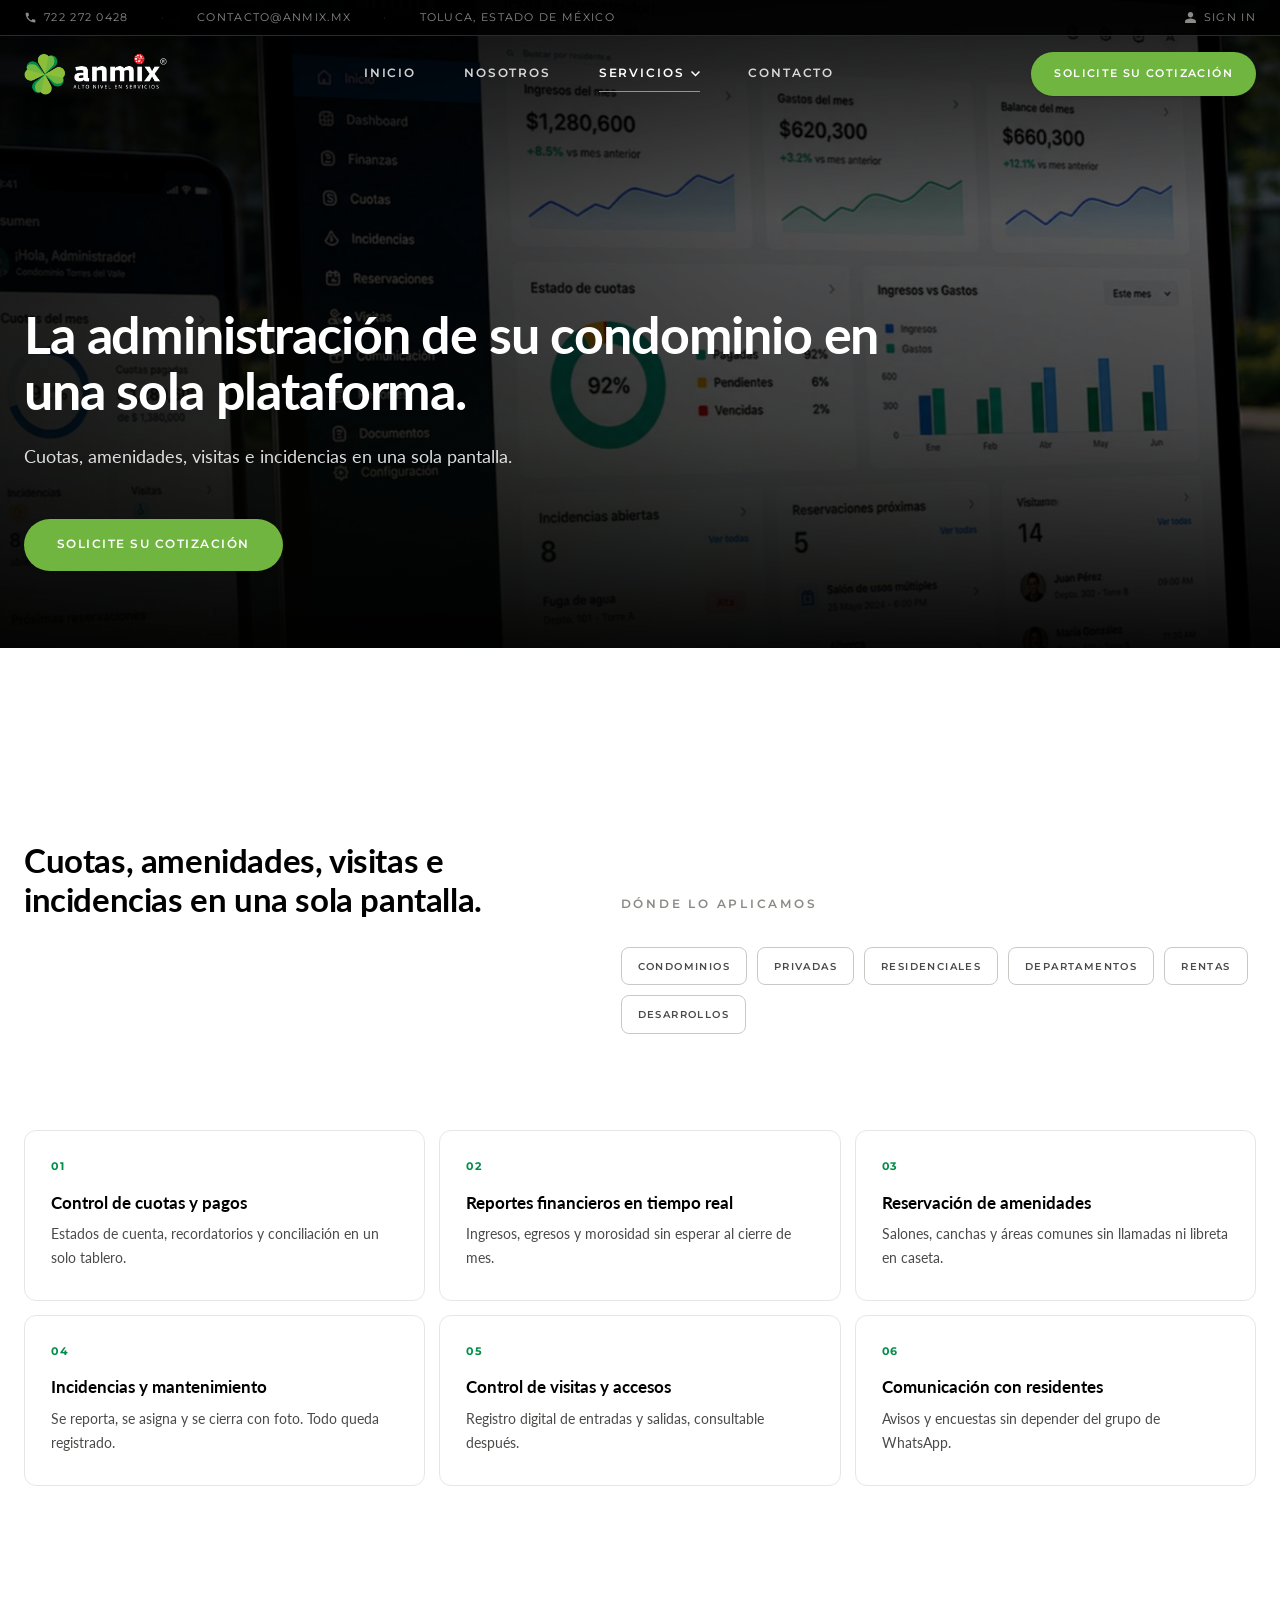
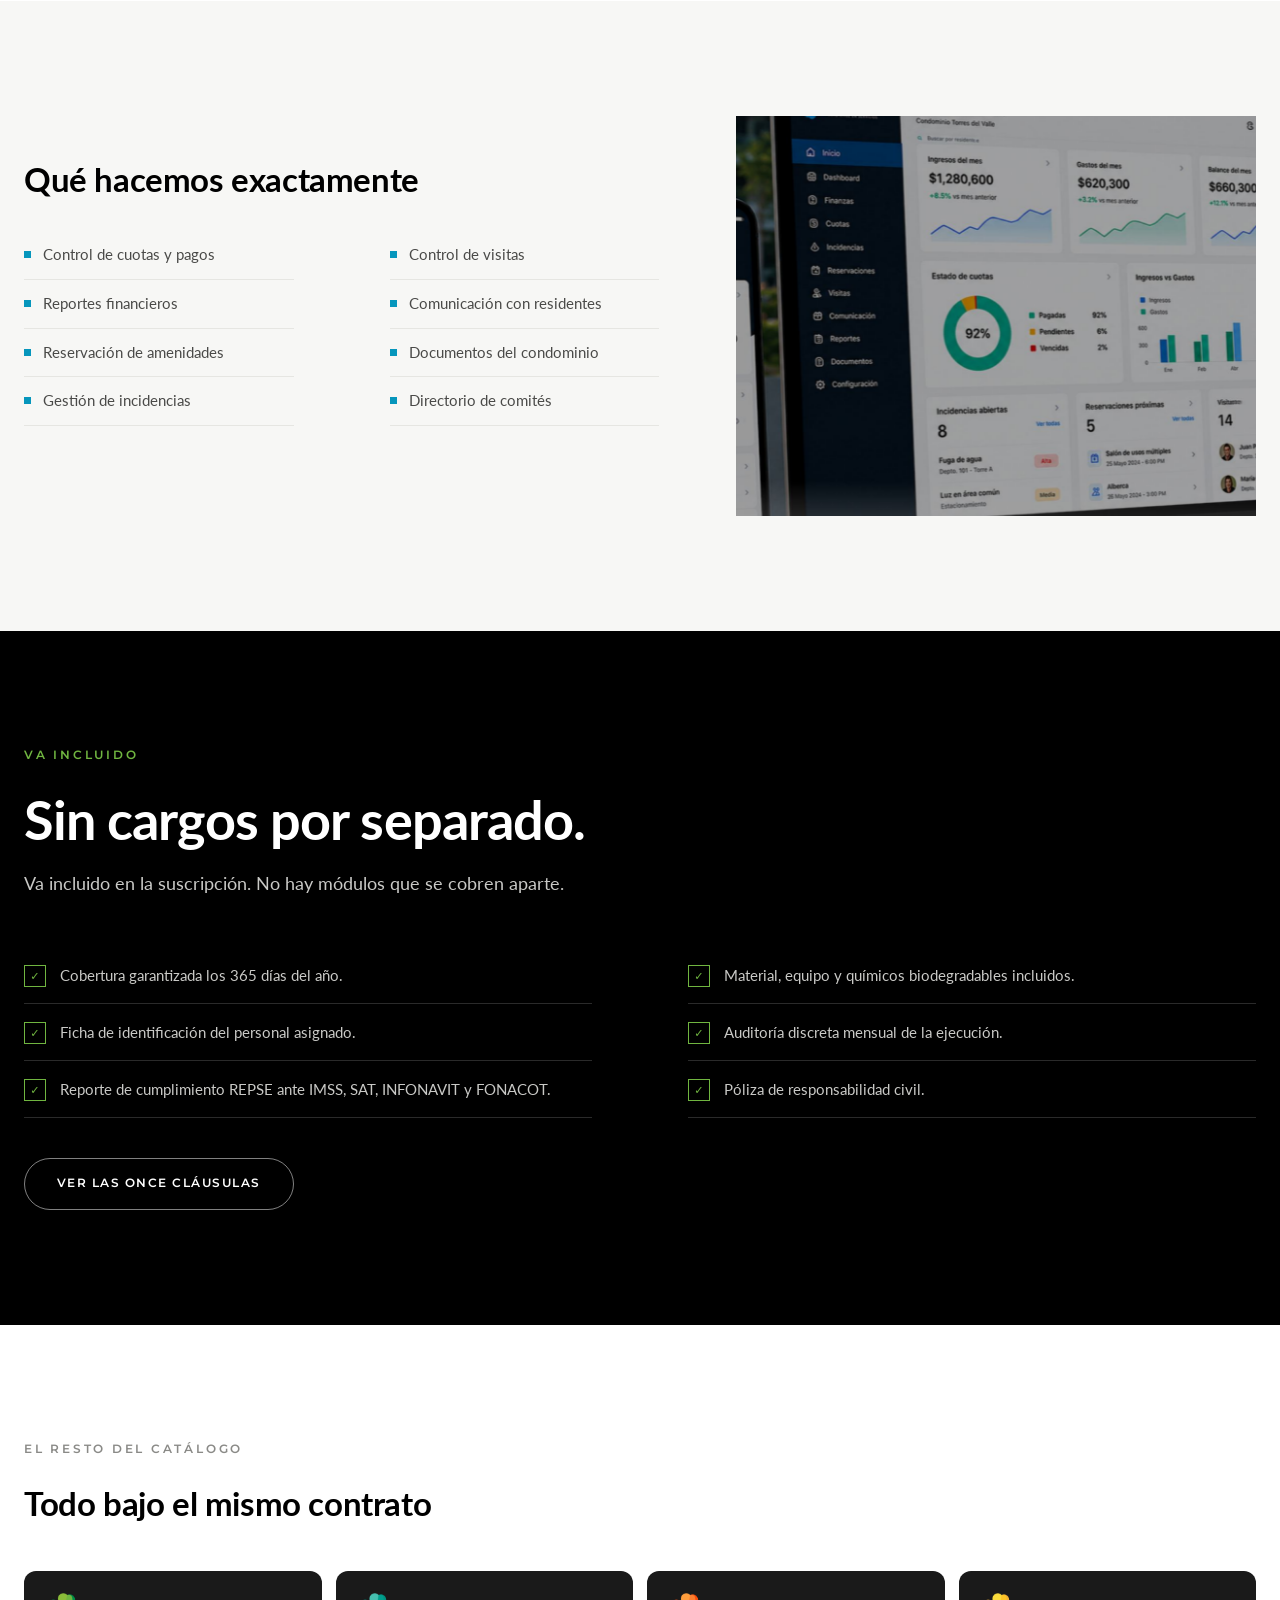
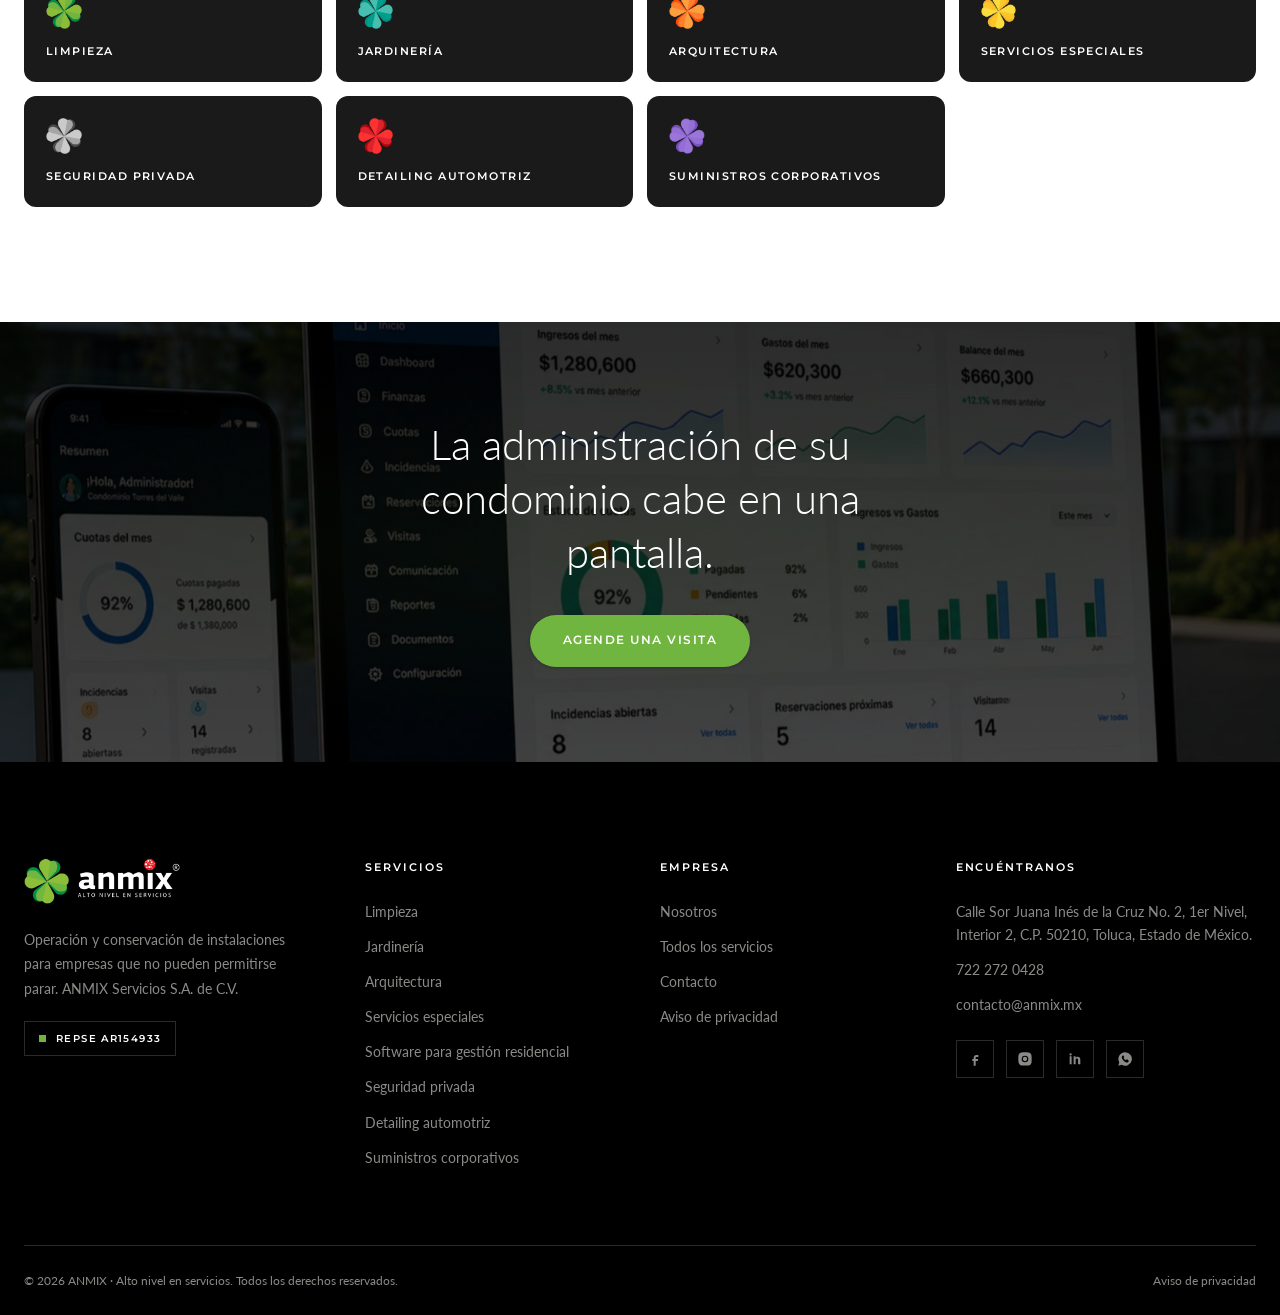
<file: servicio-software-gestion-residencial.html>
<!DOCTYPE html>
<html lang="es">
<head>
<meta charset="utf-8">
<meta name="viewport" content="width=device-width, initial-scale=1">
<meta name="robots" content="noindex, nofollow">
<title>Software para gestión residencial · ANMIX</title>
<meta name="description" content="Cuotas, amenidades, visitas e incidencias en una sola pantalla.">
<link rel="preconnect" href="https://fonts.googleapis.com">
<link rel="preconnect" href="https://fonts.gstatic.com" crossorigin>
<link href="https://fonts.googleapis.com/css2?family=Lato:wght@300;400;700;900&family=Montserrat:wght@500;600;700&display=swap" rel="stylesheet">
<link rel="stylesheet" href="assets/css/anmix.css">
</head>
<body>

<svg class="ico-sprite" aria-hidden="true" focusable="false" style="position:absolute;width:0;height:0;overflow:hidden"><symbol id="ic-1" viewBox="0 0 750 757.92"><defs><clipPath id="ic1-10d8efd47b"><path d="M 35 18.757812 L 322 18.757812 L 322 248 L 35 248 Z M 35 18.757812 " clip-rule="nonzero"/></clipPath><clipPath id="ic1-80f53e1c07"><path d="M 100 507 L 378 507 L 378 731.179688 L 100 731.179688 Z M 100 507 " clip-rule="nonzero"/></clipPath></defs><path fill="currentColor" d="M 667.132812 404 L 592.390625 404 C 587.691406 404 584.277344 400.582031 584.277344 395.886719 C 584.277344 391.1875 587.691406 387.34375 592.390625 387.34375 L 667.132812 387.34375 C 673.539062 387.34375 678.664062 382.21875 678.664062 376.238281 L 678.664062 363 C 678.664062 356.59375 673.539062 351.46875 667.132812 351.46875 L 301.964844 351.46875 C 295.984375 351.46875 290.859375 356.59375 290.859375 363 L 290.859375 376.238281 C 290.859375 382.21875 295.984375 387.34375 301.964844 387.34375 L 456.144531 387.34375 C 460.84375 387.34375 464.261719 391.1875 464.261719 395.886719 C 464.261719 400.582031 460.84375 404 456.144531 404 L 301.964844 404 C 286.585938 404 274.203125 391.613281 274.203125 376.238281 L 274.203125 363 C 274.203125 347.625 286.585938 334.808594 301.964844 334.808594 L 667.132812 334.808594 C 682.507812 334.808594 695.320312 347.625 695.320312 363 L 695.320312 376.238281 C 695.320312 391.613281 682.507812 404 667.132812 404 Z M 667.132812 404 " fill-opacity="1" fill-rule="evenodd"/><path fill="currentColor" d="M 603.066406 726.886719 L 372.007812 726.886719 C 346.808594 726.886719 326.734375 707.667969 324.171875 680.761719 L 298.121094 396.738281 C 297.691406 392.042969 301.109375 387.769531 305.378906 387.34375 C 310.078125 386.917969 314.347656 390.332031 314.777344 395.03125 L 340.828125 679.050781 C 342.539062 694.855469 353.640625 710.230469 372.007812 710.230469 L 603.066406 710.230469 C 619.296875 710.230469 632.539062 697.417969 633.820312 679.480469 L 654.746094 395.03125 C 655.175781 390.761719 659.019531 386.917969 663.714844 387.34375 C 668.414062 387.769531 671.832031 391.613281 671.402344 396.3125 L 650.476562 680.761719 C 648.339844 707.242188 627.839844 726.886719 603.066406 726.886719 Z M 603.066406 726.886719 " fill-opacity="1" fill-rule="evenodd"/><g clip-path="url(#ic1-10d8efd47b)"><path fill="currentColor" d="M 97.808594 247.253906 C 88.839844 247.253906 80.726562 242.558594 76.453125 234.867188 L 39.296875 170.378906 C 39.296875 170.378906 38.871094 170.378906 38.871094 170.378906 C 32.464844 158.84375 36.734375 143.898438 48.265625 137.0625 L 246.867188 22.171875 C 250.710938 20.039062 254.980469 18.757812 259.253906 18.757812 C 268.222656 18.757812 276.335938 23.453125 280.609375 31.144531 L 317.765625 95.207031 C 324.597656 107.167969 320.328125 122.113281 308.796875 129.375 L 109.769531 244.265625 C 105.925781 245.972656 102.082031 247.253906 97.808594 247.253906 Z M 53.820312 162.261719 L 90.550781 226.328125 C 92.257812 228.890625 94.820312 230.597656 97.808594 230.597656 C 99.089844 230.597656 100.371094 230.171875 101.652344 229.742188 L 300.253906 114.855469 C 304.097656 112.71875 305.378906 107.59375 303.246094 103.75 L 266.085938 39.683594 C 266.085938 39.257812 266.085938 39.257812 266.085938 39.257812 C 264.804688 37.121094 262.242188 35.839844 259.253906 35.839844 C 257.972656 35.839844 256.691406 35.839844 255.410156 36.695312 L 56.808594 151.585938 C 52.964844 153.71875 51.683594 158.417969 53.820312 162.261719 Z M 53.820312 162.261719 " fill-opacity="1" fill-rule="evenodd"/></g><path fill="currentColor" d="M 222.949219 286.976562 C 219.960938 286.976562 216.96875 285.265625 215.6875 282.703125 L 167.855469 200.699219 C 167 198.566406 166.574219 196.429688 167.425781 194.292969 C 167.855469 192.160156 169.136719 190.023438 171.269531 189.167969 L 230.636719 155 C 234.910156 152.4375 240.035156 154.148438 242.167969 157.992188 L 289.578125 239.992188 C 290.859375 242.128906 291.285156 244.265625 290.429688 246.402344 C 290.003906 248.535156 288.722656 250.671875 286.585938 251.527344 L 226.792969 285.695312 C 225.511719 286.546875 224.230469 286.976562 222.949219 286.976562 Z M 186.644531 199.417969 L 225.9375 267.328125 L 271.210938 241.277344 L 231.917969 173.367188 Z M 186.644531 199.417969 " fill-opacity="1" fill-rule="evenodd"/><path fill="currentColor" d="M 283.171875 365.132812 C 280.609375 365.132812 277.617188 363.425781 275.910156 360.863281 L 227.222656 275.871094 C 225.085938 272.027344 226.367188 266.902344 230.210938 264.765625 C 234.480469 262.203125 239.605469 263.910156 241.742188 267.753906 L 290.429688 352.320312 C 292.992188 356.59375 291.710938 361.71875 287.441406 363.851562 C 286.160156 364.707031 284.878906 365.132812 283.171875 365.132812 Z M 317.765625 341.214844 C 314.777344 341.214844 311.785156 339.507812 310.503906 336.945312 L 263.097656 255.371094 C 260.960938 251.097656 262.242188 245.972656 266.085938 243.839844 C 270.359375 241.277344 275.484375 242.984375 277.617188 246.828125 L 324.597656 328.832031 C 327.160156 332.675781 325.878906 337.800781 321.609375 339.933594 C 320.328125 340.789062 319.046875 341.214844 317.765625 341.214844 Z M 317.765625 341.214844 " fill-opacity="1" fill-rule="evenodd"/><path fill="currentColor" d="M 57.664062 194.292969 C 54.671875 194.292969 52.109375 192.585938 50.402344 190.023438 C 48.265625 186.179688 49.546875 181.054688 53.390625 178.492188 L 280.609375 47.800781 C 284.453125 45.238281 289.578125 46.945312 291.710938 50.789062 C 294.273438 54.632812 292.566406 59.757812 288.722656 62.320312 L 61.933594 193.011719 C 60.652344 193.867188 58.945312 194.292969 57.664062 194.292969 Z M 57.664062 194.292969 " fill-opacity="1" fill-rule="evenodd"/><path fill="currentColor" d="M 72.183594 219.492188 C 69.195312 219.492188 66.632812 217.785156 64.921875 215.222656 C 62.789062 210.953125 64.070312 206.253906 67.914062 203.691406 L 295.128906 72.570312 C 298.972656 70.4375 304.097656 71.71875 306.234375 75.988281 C 308.796875 79.832031 307.515625 84.957031 303.246094 87.09375 L 76.453125 218.210938 C 75.171875 219.066406 73.464844 219.492188 72.183594 219.492188 Z M 72.183594 219.492188 " fill-opacity="1" fill-rule="evenodd"/><path fill="currentColor" d="M 199.03125 245.972656 C 196.042969 245.972656 193.480469 244.691406 191.769531 241.703125 C 189.636719 237.859375 190.917969 232.734375 194.761719 230.597656 L 254.554688 196.003906 C 258.398438 193.441406 263.523438 194.722656 266.085938 198.992188 C 268.222656 202.835938 266.941406 207.960938 263.097656 210.097656 L 203.304688 244.691406 C 202.023438 245.546875 200.3125 245.972656 199.03125 245.972656 Z M 199.03125 245.972656 " fill-opacity="1" fill-rule="evenodd"/><g clip-path="url(#ic1-80f53e1c07)"><path fill="currentColor" d="M 347.664062 731.15625 C 332.714844 731.15625 318.621094 726.460938 307.089844 717.492188 C 295.554688 726.460938 281.035156 731.15625 266.085938 731.15625 C 247.292969 731.15625 229.355469 723.042969 216.96875 708.949219 C 204.15625 723.042969 186.644531 731.15625 167.425781 731.15625 C 130.695312 731.15625 100.371094 701.261719 100.371094 664.53125 C 100.371094 631.21875 125.570312 603.457031 157.605469 598.757812 C 154.1875 591.070312 152.90625 582.527344 152.90625 573.984375 C 152.90625 537.253906 182.375 507.785156 219.105469 507.785156 C 240.035156 507.785156 259.679688 517.609375 272.066406 533.839844 C 281.460938 529.140625 291.285156 527.003906 301.535156 527.003906 C 309.222656 527.003906 316.058594 527.859375 322.035156 530.421875 C 326.308594 532.128906 328.871094 536.828125 327.160156 541.097656 C 325.453125 545.371094 320.328125 547.503906 316.058594 545.796875 C 312.214844 544.089844 307.515625 543.660156 301.535156 543.660156 C 292.140625 543.660156 282.742188 546.222656 274.203125 551.777344 C 272.066406 553.058594 269.929688 553.484375 267.796875 553.058594 C 265.234375 552.203125 263.523438 550.921875 262.242188 548.785156 C 253.273438 533.839844 237.042969 524.441406 219.105469 524.441406 C 191.769531 524.441406 169.5625 546.652344 169.5625 573.984375 C 169.5625 583.808594 172.550781 593.632812 178.105469 602.175781 C 180.238281 605.164062 179.8125 609.007812 177.675781 611.996094 C 175.542969 614.988281 172.125 615.839844 168.707031 614.988281 C 168.28125 614.988281 167.855469 614.988281 167.425781 614.988281 C 139.664062 614.988281 117.457031 637.195312 117.457031 664.53125 C 117.457031 692.292969 139.664062 714.5 167.425781 714.5 C 184.511719 714.5 200.3125 705.53125 209.710938 690.582031 C 211.417969 688.019531 213.980469 686.738281 216.96875 686.738281 C 219.960938 686.738281 222.523438 688.019531 224.230469 690.582031 C 233.199219 705.53125 249.003906 714.5 266.085938 714.5 C 279.328125 714.5 292.140625 709.375 301.109375 700.40625 C 304.527344 696.988281 309.652344 696.988281 313.066406 700.40625 C 322.035156 709.375 334.421875 714.5 347.664062 714.5 C 353.214844 714.5 359.195312 713.21875 366.027344 711.085938 C 370.300781 709.375 374.996094 711.511719 376.707031 715.78125 C 378.414062 720.054688 376.277344 724.75 372.007812 726.460938 C 363.464844 729.875 355.351562 731.15625 347.664062 731.15625 Z M 347.664062 731.15625 " fill-opacity="1" fill-rule="evenodd"/></g><path fill="currentColor" d="M 74.320312 461.230469 C 57.664062 461.230469 44.421875 447.992188 44.421875 431.335938 C 44.421875 415.105469 57.664062 401.4375 74.320312 401.4375 C 90.550781 401.4375 103.789062 415.105469 103.789062 431.335938 C 103.789062 447.992188 90.550781 461.230469 74.320312 461.230469 Z M 74.320312 418.523438 C 67.058594 418.523438 61.078125 424.074219 61.078125 431.335938 C 61.078125 438.59375 66.632812 444.574219 74.320312 444.574219 C 81.578125 444.574219 87.132812 438.59375 87.132812 431.335938 C 87.132812 424.074219 81.578125 418.523438 74.320312 418.523438 Z M 74.320312 418.523438 " fill-opacity="1" fill-rule="evenodd"/><path fill="currentColor" d="M 123.007812 558.609375 C 106.351562 558.609375 93.113281 545.371094 93.113281 528.714844 C 93.113281 512.054688 106.351562 498.816406 123.007812 498.816406 C 139.664062 498.816406 152.90625 512.484375 152.90625 528.714844 C 152.90625 545.371094 139.664062 558.609375 123.007812 558.609375 Z M 123.007812 515.472656 C 115.746094 515.472656 109.769531 521.453125 109.769531 528.714844 C 109.769531 535.972656 115.746094 541.953125 123.007812 541.953125 C 130.269531 541.953125 136.25 535.972656 136.25 528.714844 C 136.25 521.453125 130.269531 515.472656 123.007812 515.472656 Z M 123.007812 515.472656 " fill-opacity="1" fill-rule="evenodd"/><path fill="currentColor" d="M 557.367188 590.640625 L 490.742188 590.640625 C 466.824219 590.640625 447.605469 571.421875 447.605469 547.503906 L 447.605469 485.148438 L 410.875 506.503906 C 398.488281 512.910156 383.539062 508.640625 376.707031 497.109375 C 376.707031 497.109375 376.707031 496.679688 376.277344 496.679688 L 375.851562 495.828125 C 369.871094 483.867188 373.714844 469.347656 385.675781 462.511719 L 447.605469 426.636719 L 447.605469 343.351562 C 447.605469 338.652344 451.449219 334.808594 456.144531 334.808594 C 460.84375 334.808594 464.261719 338.652344 464.261719 343.351562 L 464.261719 431.761719 C 464.261719 434.75 462.980469 437.3125 460.417969 439.023438 L 393.789062 477.035156 C 389.945312 479.167969 388.664062 484.292969 390.800781 488.140625 C 390.800781 488.566406 390.800781 488.566406 390.800781 488.566406 L 391.226562 488.992188 C 393.363281 492.835938 398.914062 494.117188 402.757812 491.984375 L 451.875 463.367188 C 454.4375 461.660156 457.425781 461.660156 460.417969 463.367188 C 462.980469 464.648438 464.261719 467.636719 464.261719 470.628906 L 464.261719 547.503906 C 464.261719 562.027344 476.21875 573.984375 490.742188 573.984375 L 557.367188 573.984375 C 571.890625 573.984375 584.277344 562.027344 584.277344 547.503906 L 584.277344 343.351562 C 584.277344 338.652344 587.691406 334.808594 592.390625 334.808594 C 597.089844 334.808594 600.933594 338.652344 600.933594 343.351562 L 600.933594 547.503906 C 600.933594 570.996094 580.859375 590.640625 557.367188 590.640625 Z M 557.367188 590.640625 " fill-opacity="1" fill-rule="evenodd"/><path fill="currentColor" d="M 490.742188 590.640625 C 486.042969 590.640625 482.199219 586.796875 482.199219 582.101562 L 482.199219 532.128906 C 482.199219 527.433594 486.042969 524.015625 490.742188 524.015625 C 495.4375 524.015625 498.855469 527.433594 498.855469 532.128906 L 498.855469 582.101562 C 498.855469 586.796875 495.4375 590.640625 490.742188 590.640625 Z M 490.742188 590.640625 " fill-opacity="1" fill-rule="evenodd"/><path fill="currentColor" d="M 524.054688 590.640625 C 519.355469 590.640625 515.941406 586.796875 515.941406 582.101562 L 515.941406 532.128906 C 515.941406 527.433594 519.355469 524.015625 524.054688 524.015625 C 528.753906 524.015625 532.597656 527.433594 532.597656 532.128906 L 532.597656 582.101562 C 532.597656 586.796875 528.753906 590.640625 524.054688 590.640625 Z M 524.054688 590.640625 " fill-opacity="1" fill-rule="evenodd"/><path fill="currentColor" d="M 557.367188 590.640625 C 552.671875 590.640625 549.253906 586.796875 549.253906 582.101562 L 549.253906 532.128906 C 549.253906 527.433594 552.671875 524.015625 557.367188 524.015625 C 562.066406 524.015625 565.910156 527.433594 565.910156 532.128906 L 565.910156 582.101562 C 565.910156 586.796875 562.066406 590.640625 557.367188 590.640625 Z M 557.367188 590.640625 " fill-opacity="1" fill-rule="evenodd"/><path fill="currentColor" d="M 494.585938 342.496094 C 489.886719 342.496094 486.042969 338.652344 486.042969 333.957031 L 486.042969 198.566406 C 486.042969 194.722656 482.625 191.304688 479.210938 191.304688 L 392.082031 191.304688 C 388.238281 191.304688 384.820312 194.722656 384.820312 198.566406 L 384.820312 333.957031 C 384.820312 338.652344 380.976562 342.496094 376.277344 342.496094 C 371.582031 342.496094 368.164062 338.652344 368.164062 333.957031 L 368.164062 198.566406 C 368.164062 185.324219 378.839844 174.648438 392.082031 174.648438 L 479.210938 174.648438 C 492.023438 174.648438 502.699219 185.753906 502.699219 198.566406 L 502.699219 333.957031 C 502.699219 338.652344 498.855469 342.496094 494.585938 342.496094 Z M 494.585938 342.496094 " fill-opacity="1" fill-rule="evenodd"/><path fill="currentColor" d="M 465.113281 191.304688 C 460.84375 191.304688 457 187.460938 457 183.191406 L 457 126.386719 C 457 125.957031 456.144531 125.105469 455.71875 125.105469 L 415.570312 125.105469 C 414.71875 125.105469 414.289062 125.957031 414.289062 126.386719 L 414.289062 183.191406 C 414.289062 187.460938 410.445312 191.304688 406.175781 191.304688 C 401.476562 191.304688 397.632812 187.460938 397.632812 183.191406 L 397.632812 126.386719 C 397.632812 116.5625 405.75 108.449219 415.570312 108.449219 L 455.71875 108.449219 C 465.113281 108.449219 473.65625 116.5625 473.65625 126.386719 L 473.65625 183.191406 C 473.65625 187.460938 469.8125 191.304688 465.113281 191.304688 Z M 465.113281 191.304688 " fill-opacity="1" fill-rule="evenodd"/><path fill="currentColor" d="M 447.605469 125.105469 C 442.90625 125.105469 439.488281 121.261719 439.488281 116.5625 L 439.488281 74.707031 C 439.488281 70.007812 442.90625 66.164062 447.605469 66.164062 C 452.300781 66.164062 456.144531 70.007812 456.144531 74.707031 L 456.144531 116.5625 C 456.144531 121.261719 452.300781 125.105469 447.605469 125.105469 Z M 423.257812 125.105469 C 418.5625 125.105469 414.71875 121.261719 414.71875 116.5625 L 414.71875 74.707031 C 414.71875 70.007812 418.5625 66.164062 423.257812 66.164062 C 427.53125 66.164062 431.375 70.007812 431.375 74.707031 L 431.375 116.5625 C 431.375 121.261719 427.53125 125.105469 423.257812 125.105469 Z M 423.257812 125.105469 " fill-opacity="1" fill-rule="evenodd"/><path fill="currentColor" d="M 552.242188 97.34375 C 551.390625 97.34375 550.535156 96.914062 549.679688 96.914062 L 482.625 82.820312 L 395.070312 82.820312 C 387.808594 82.820312 382.257812 77.269531 382.257812 70.4375 L 382.257812 44.808594 C 382.257812 37.976562 388.238281 32.425781 395.070312 32.425781 L 483.054688 32.425781 C 483.90625 32.425781 484.335938 32.425781 484.761719 32.425781 L 552.671875 46.519531 C 561.640625 48.226562 567.617188 54.632812 567.617188 62.320312 L 567.617188 80.6875 C 567.617188 89.65625 560.359375 97.34375 552.242188 97.34375 Z M 398.914062 66.164062 L 483.480469 66.164062 C 484.335938 66.164062 484.761719 66.164062 485.1875 66.164062 L 550.960938 80.257812 L 550.960938 63.175781 C 550.535156 63.175781 550.109375 62.746094 549.679688 62.746094 L 482.199219 49.082031 L 398.914062 49.082031 Z M 398.914062 66.164062 " fill-opacity="1" fill-rule="evenodd"/><path fill="currentColor" d="M 571.460938 230.171875 C 547.117188 230.171875 527.042969 210.097656 527.042969 185.324219 C 527.042969 160.554688 547.117188 140.480469 571.460938 140.480469 C 596.660156 140.480469 616.734375 160.554688 616.734375 185.324219 C 616.734375 210.097656 596.660156 230.171875 571.460938 230.171875 Z M 571.460938 157.136719 C 556.085938 157.136719 543.699219 169.949219 543.699219 185.324219 C 543.699219 201.128906 556.085938 213.515625 571.460938 213.515625 C 587.265625 213.515625 600.078125 201.128906 600.078125 185.324219 C 600.078125 169.523438 587.691406 157.136719 571.460938 157.136719 Z M 571.460938 157.136719 " fill-opacity="1" fill-rule="evenodd"/><path fill="currentColor" d="M 648.765625 133.21875 C 631.257812 133.21875 617.164062 119.550781 617.164062 102.042969 C 617.164062 84.53125 631.257812 70.4375 648.765625 70.4375 C 666.277344 70.4375 679.945312 84.53125 679.945312 102.042969 C 679.945312 119.125 666.277344 133.21875 648.765625 133.21875 Z M 648.765625 87.09375 C 640.652344 87.09375 633.820312 93.925781 633.820312 102.042969 C 633.820312 110.15625 640.226562 116.5625 648.765625 116.5625 C 656.882812 116.5625 663.289062 110.15625 663.289062 102.042969 C 663.289062 93.925781 656.882812 87.09375 648.765625 87.09375 Z M 648.765625 87.09375 " fill-opacity="1" fill-rule="evenodd"/><path fill="currentColor" d="M 673.113281 315.589844 C 648.765625 315.589844 627.839844 295.089844 627.839844 270.746094 C 627.839844 245.972656 648.339844 225.898438 673.113281 225.898438 C 697.457031 225.898438 717.53125 245.972656 717.53125 270.746094 C 717.53125 295.515625 697.457031 315.589844 673.113281 315.589844 Z M 673.113281 242.558594 C 657.308594 242.558594 644.496094 255.371094 644.496094 270.746094 C 644.496094 286.121094 657.738281 298.933594 673.113281 298.933594 C 688.488281 298.933594 700.875 286.121094 700.875 270.746094 C 700.875 255.371094 688.488281 242.558594 673.113281 242.558594 Z M 673.113281 242.558594 " fill-opacity="1" fill-rule="evenodd"/></symbol><symbol id="ic-2" viewBox="0 0 750 757.92"><defs><clipPath id="ic2-777816089e"><path d="M 187 375 L 203 375 L 203 731.28125 L 187 731.28125 Z M 187 375 " clip-rule="nonzero"/></clipPath><clipPath id="ic2-062671b7bd"><path d="M 395 41 L 731.320312 41 L 731.320312 317 L 395 317 Z M 395 41 " clip-rule="nonzero"/></clipPath><clipPath id="ic2-bed56443c9"><path d="M 19 715 L 731.320312 715 L 731.320312 731.28125 L 19 731.28125 Z M 19 715 " clip-rule="nonzero"/></clipPath><clipPath id="ic2-64aa13130a"><path d="M 531 501 L 547 501 L 547 731.28125 L 531 731.28125 Z M 531 501 " clip-rule="nonzero"/></clipPath></defs><g clip-path="url(#ic2-777816089e)"><path fill="currentColor" d="M 195.167969 731.285156 C 190.875 731.285156 187.390625 727.804688 187.390625 723.511719 L 187.390625 383.035156 C 187.390625 378.746094 190.871094 375.261719 195.164062 375.261719 C 199.464844 375.261719 202.941406 378.746094 202.941406 383.039062 L 202.941406 723.511719 C 202.941406 727.804688 199.457031 731.285156 195.167969 731.285156 Z M 195.167969 731.285156 " fill-opacity="1" fill-rule="evenodd"/></g><path fill="currentColor" d="M 195.167969 259.03125 C 165.601562 282.34375 148.105469 318.191406 148.105469 356.03125 C 148.109375 393.859375 165.601562 429.707031 195.164062 453.015625 C 224.730469 429.707031 242.222656 393.859375 242.222656 356.03125 C 242.222656 318.191406 224.726562 282.34375 195.167969 259.03125 Z M 195.167969 470.527344 C 193.582031 470.527344 191.992188 470.042969 190.644531 469.070312 C 154.28125 443.023438 132.554688 400.757812 132.554688 356.03125 C 132.558594 311.289062 154.277344 269.027344 190.644531 242.976562 C 193.355469 241.050781 196.996094 241.050781 199.699219 242.976562 C 236.070312 269.027344 257.773438 311.289062 257.773438 356.03125 C 257.78125 400.757812 236.066406 443.023438 199.699219 469.070312 C 198.339844 470.042969 196.753906 470.527344 195.167969 470.527344 Z M 195.167969 470.527344 " fill-opacity="1" fill-rule="evenodd"/><path fill="currentColor" d="M 245.644531 637.054688 C 268.402344 645.496094 293.996094 643.4375 315.167969 631.207031 C 336.339844 618.996094 350.921875 597.855469 354.988281 573.929688 C 332.230469 565.472656 306.648438 567.546875 285.457031 579.777344 C 264.289062 591.992188 249.707031 613.128906 245.644531 637.054688 Z M 274.175781 657.710938 C 260.46875 657.710938 246.726562 654.84375 233.945312 649.042969 C 230.902344 647.667969 229.085938 644.507812 229.410156 641.203125 C 232.476562 609.988281 250.519531 581.980469 277.683594 566.296875 C 304.851562 550.617188 338.121094 548.996094 366.699219 561.941406 C 369.726562 563.316406 371.542969 566.476562 371.21875 569.78125 C 368.160156 600.996094 350.109375 629.003906 322.945312 644.6875 C 307.949219 653.335938 291.082031 657.710938 274.175781 657.710938 Z M 274.175781 657.710938 " fill-opacity="1" fill-rule="evenodd"/><path fill="currentColor" d="M 195.183594 673.976562 C 192.496094 673.976562 189.867188 672.582031 188.441406 670.085938 C 186.292969 666.363281 187.566406 661.613281 191.277344 659.460938 L 288.929688 603.085938 C 292.640625 600.949219 297.398438 602.214844 299.539062 605.9375 C 301.691406 609.664062 300.410156 614.410156 296.703125 616.566406 L 199.054688 672.9375 C 197.839844 673.636719 196.492188 673.976562 195.183594 673.976562 Z M 195.183594 673.976562 " fill-opacity="1" fill-rule="evenodd"/><path fill="currentColor" d="M 35.367188 573.925781 C 39.414062 597.855469 54.003906 618.992188 75.179688 631.207031 C 96.351562 643.4375 121.945312 645.511719 144.6875 637.054688 C 140.644531 613.128906 126.042969 591.988281 104.871094 579.773438 C 83.703125 567.546875 58.105469 565.488281 35.367188 573.925781 Z M 116.164062 657.710938 C 99.265625 657.710938 82.402344 653.335938 67.402344 644.683594 C 40.234375 629.003906 22.1875 600.996094 19.113281 569.78125 C 18.789062 566.476562 20.617188 563.316406 23.648438 561.941406 C 52.226562 548.996094 85.480469 550.617188 112.644531 566.296875 C 139.820312 581.976562 157.859375 609.988281 160.921875 641.203125 C 161.265625 644.507812 159.429688 647.667969 156.402344 649.042969 C 143.601562 654.84375 129.867188 657.710938 116.164062 657.710938 Z M 116.164062 657.710938 " fill-opacity="1" fill-rule="evenodd"/><path fill="currentColor" d="M 195.167969 673.976562 C 193.84375 673.976562 192.507812 673.636719 191.277344 672.9375 L 93.648438 616.566406 C 89.921875 614.410156 88.65625 609.664062 90.792969 605.9375 C 92.953125 602.230469 97.695312 600.949219 101.421875 603.085938 L 199.054688 659.460938 C 202.78125 661.613281 204.042969 666.363281 201.90625 670.085938 C 200.460938 672.582031 197.855469 673.976562 195.167969 673.976562 Z M 195.167969 673.976562 " fill-opacity="1" fill-rule="evenodd"/><path fill="currentColor" d="M 245.644531 518.476562 C 268.402344 526.914062 293.996094 524.859375 315.167969 512.628906 C 336.339844 500.398438 350.921875 479.273438 354.988281 455.347656 C 332.230469 446.890625 306.632812 448.964844 285.457031 461.179688 C 264.289062 473.410156 249.707031 494.535156 245.644531 518.476562 Z M 274.175781 539.128906 C 260.46875 539.128906 246.726562 536.261719 233.945312 530.464844 C 230.902344 529.085938 229.085938 525.925781 229.410156 522.605469 C 232.476562 491.40625 250.519531 463.398438 277.683594 447.71875 C 304.851562 432.035156 338.121094 430.402344 366.699219 443.359375 C 369.726562 444.738281 371.542969 447.878906 371.21875 451.199219 C 368.160156 482.417969 350.109375 510.410156 322.945312 526.089844 C 307.949219 534.757812 291.082031 539.128906 274.175781 539.128906 Z M 274.175781 539.128906 " fill-opacity="1" fill-rule="evenodd"/><path fill="currentColor" d="M 195.183594 555.394531 C 192.496094 555.394531 189.867188 554 188.441406 551.507812 C 186.292969 547.78125 187.566406 543.035156 191.277344 540.878906 L 288.929688 484.507812 C 292.640625 482.351562 297.398438 483.632812 299.539062 487.359375 C 301.691406 491.066406 300.410156 495.828125 296.703125 497.96875 L 199.054688 554.339844 C 197.839844 555.054688 196.492188 555.394531 195.183594 555.394531 Z M 195.183594 555.394531 " fill-opacity="1" fill-rule="evenodd"/><path fill="currentColor" d="M 35.367188 455.351562 C 39.414062 479.277344 54.003906 500.402344 75.179688 512.632812 C 96.351562 524.863281 121.945312 526.917969 144.6875 518.480469 C 140.644531 494.535156 126.042969 473.414062 104.871094 461.183594 C 83.703125 448.96875 58.105469 446.894531 35.367188 455.351562 Z M 116.164062 539.132812 C 99.265625 539.132812 82.402344 534.757812 67.402344 526.09375 C 40.234375 510.410156 22.1875 482.417969 19.113281 451.203125 C 18.789062 447.882812 20.617188 444.742188 23.648438 443.363281 C 52.214844 430.402344 85.480469 432.039062 112.644531 447.722656 C 139.820312 463.402344 157.859375 491.410156 160.921875 522.609375 C 161.265625 525.929688 159.429688 529.089844 156.402344 530.464844 C 143.601562 536.265625 129.867188 539.132812 116.164062 539.132812 Z M 116.164062 539.132812 " fill-opacity="1" fill-rule="evenodd"/><path fill="currentColor" d="M 195.167969 555.394531 C 193.84375 555.394531 192.507812 555.054688 191.277344 554.339844 L 93.648438 497.96875 C 89.921875 495.828125 88.65625 491.066406 90.792969 487.359375 C 92.953125 483.632812 97.695312 482.351562 101.421875 484.507812 L 199.054688 540.878906 C 202.78125 543.035156 204.042969 547.78125 201.90625 551.507812 C 200.460938 554 197.855469 555.394531 195.167969 555.394531 Z M 195.167969 555.394531 " fill-opacity="1" fill-rule="evenodd"/><g clip-path="url(#ic2-062671b7bd)"><path fill="currentColor" d="M 596.632812 316.765625 C 596.273438 316.765625 595.917969 316.765625 595.5625 316.75 C 588.613281 316.472656 582.554688 313.527344 578.050781 308.210938 L 537.492188 260.507812 C 537.332031 260.3125 537.210938 260.296875 536.96875 260.375 L 424.714844 300.875 C 420.660156 302.316406 416.203125 300.242188 414.746094 296.191406 C 413.292969 292.160156 415.378906 287.6875 419.425781 286.246094 L 531.703125 245.75 C 538.0625 243.464844 544.972656 245.296875 549.347656 250.429688 L 589.898438 298.152344 C 591.59375 300.128906 593.585938 301.101562 596.195312 301.214844 C 598.753906 301.3125 600.859375 300.519531 602.707031 298.671875 L 713.25 188.113281 C 715.097656 186.265625 715.90625 184.191406 715.808594 181.601562 C 715.703125 179.023438 714.707031 177.015625 712.695312 175.265625 L 578.460938 59.410156 C 575.070312 56.492188 569.902344 56.71875 566.695312 59.929688 L 474.523438 152.101562 C 471.289062 155.339844 470.992188 160.558594 473.871094 163.714844 L 500.832031 193.375 C 504.1875 197.054688 505.511719 202.074219 504.488281 207.113281 C 503.507812 212.039062 500.472656 215.992188 496 218.242188 L 406.519531 263.324219 C 402.683594 265.253906 398.011719 263.714844 396.082031 259.875 C 394.140625 256.035156 395.695312 251.371094 399.519531 249.425781 L 489.007812 204.359375 C 489.132812 204.296875 489.179688 204.246094 489.179688 204.246094 L 489.183594 204.246094 C 489.183594 204.246094 489.214844 204.179688 489.246094 204.035156 C 489.300781 203.824219 489.277344 203.726562 489.277344 203.726562 L 462.371094 174.179688 C 453.851562 164.800781 454.351562 150.285156 463.523438 141.101562 L 555.703125 48.929688 C 564.640625 39.984375 579.105469 39.421875 588.628906 47.648438 L 722.859375 163.488281 C 728.136719 168.039062 731.066406 174.082031 731.34375 180.96875 C 731.621094 187.917969 729.171875 194.1875 724.246094 199.109375 L 613.703125 309.652344 C 609.039062 314.320312 603.160156 316.765625 596.632812 316.765625 Z M 596.632812 316.765625 " fill-opacity="1" fill-rule="evenodd"/></g><path fill="currentColor" d="M 389.578125 286.925781 L 401.742188 312.050781 C 402.09375 312.78125 402.546875 313.121094 403.355469 313.265625 C 404.171875 313.394531 404.714844 313.21875 405.300781 312.636719 C 414.695312 303.0625 417.078125 288.515625 411.230469 276.429688 C 405.386719 264.34375 392.503906 257.203125 379.15625 258.644531 C 378.351562 258.722656 377.859375 259.046875 377.46875 259.761719 C 377.066406 260.488281 377.050781 261.058594 377.40625 261.800781 Z M 403.8125 328.851562 C 402.820312 328.851562 401.835938 328.769531 400.84375 328.609375 C 395.066406 327.652344 390.285156 324.085938 387.742188 318.824219 L 375.582031 293.699219 L 363.414062 268.574219 C 360.871094 263.308594 361.027344 257.347656 363.863281 252.226562 C 366.703125 247.109375 371.671875 243.804688 377.488281 243.171875 C 397.347656 241.050781 416.527344 251.675781 425.226562 269.660156 C 433.941406 287.640625 430.375 309.28125 416.398438 323.535156 C 413 326.988281 408.523438 328.851562 403.8125 328.851562 Z M 403.8125 328.851562 " fill-opacity="1" fill-rule="evenodd"/><path fill="currentColor" d="M 563.195312 286.523438 C 561.203125 286.523438 559.210938 285.761719 557.703125 284.238281 C 554.65625 281.207031 554.65625 276.285156 557.703125 273.253906 L 688.015625 142.933594 C 691.039062 139.902344 695.960938 139.902344 699.007812 142.933594 C 702.039062 145.976562 702.039062 150.902344 699.007812 153.929688 L 568.703125 284.238281 C 567.183594 285.761719 565.1875 286.523438 563.195312 286.523438 Z M 563.195312 286.523438 " fill-opacity="1" fill-rule="evenodd"/><path fill="currentColor" d="M 680.140625 144.664062 C 679.785156 144.664062 679.421875 144.632812 679.066406 144.585938 C 674.824219 144 671.839844 140.082031 672.425781 135.835938 C 677.414062 99.324219 664.828125 73.664062 650.441406 68.042969 C 640.417969 64.125 629.496094 69.679688 619.730469 83.707031 C 617.289062 87.222656 612.4375 88.097656 608.910156 85.636719 C 605.394531 83.191406 604.515625 78.332031 606.980469 74.816406 C 626.96875 46.125 647.996094 50.386719 656.09375 53.5625 C 680.285156 63.003906 693.320312 97.703125 687.828125 137.941406 C 687.300781 141.832031 683.957031 144.664062 680.140625 144.664062 Z M 704.449219 165.660156 C 703.722656 165.660156 702.976562 165.546875 702.230469 165.335938 C 698.117188 164.121094 695.765625 159.796875 696.984375 155.664062 C 714.191406 97.574219 692.023438 51.972656 662.429688 38.546875 C 639.625 28.210938 615.824219 38.15625 598.765625 65.144531 C 596.484375 68.789062 591.671875 69.859375 588.042969 67.574219 C 584.421875 65.273438 583.328125 60.480469 585.628906 56.851562 C 611.050781 16.609375 645.289062 13.695312 668.84375 24.386719 C 704.421875 40.519531 731.601562 93.558594 711.902344 160.085938 C 710.902344 163.472656 707.804688 165.660156 704.449219 165.660156 Z M 704.449219 165.660156 " fill-opacity="1" fill-rule="evenodd"/><path fill="currentColor" d="M 301.304688 392.285156 C 301.253906 392.285156 301.1875 392.285156 301.125 392.285156 C 296.832031 392.1875 293.429688 388.625 293.527344 384.332031 C 293.804688 372.800781 296.945312 356.875 303.328125 347.269531 C 305.710938 343.6875 310.535156 342.71875 314.117188 345.097656 C 317.699219 347.480469 318.667969 352.308594 316.285156 355.886719 C 312.4375 361.667969 309.335938 374.0625 309.078125 384.703125 C 308.984375 388.933594 305.511719 392.285156 301.304688 392.285156 Z M 301.304688 392.285156 " fill-opacity="1" fill-rule="evenodd"/><path fill="currentColor" d="M 326.625 327.457031 C 324.992188 327.457031 323.347656 326.9375 321.941406 325.871094 C 318.511719 323.292969 317.824219 318.417969 320.417969 314.984375 C 327.5 305.605469 335.902344 297.34375 345.394531 290.410156 C 348.863281 287.882812 353.722656 288.644531 356.265625 292.109375 C 358.792969 295.578125 358.03125 300.453125 354.5625 302.980469 C 346.304688 309.007812 338.980469 316.199219 332.828125 324.363281 C 331.304688 326.386719 328.972656 327.457031 326.625 327.457031 Z M 326.625 327.457031 " fill-opacity="1" fill-rule="evenodd"/><path fill="currentColor" d="M 329.050781 418.464844 C 328.992188 418.464844 328.921875 418.464844 328.855469 418.464844 C 324.566406 418.351562 321.160156 414.785156 321.277344 410.492188 C 321.519531 399.589844 323.269531 388.769531 326.460938 378.339844 C 327.722656 374.222656 332.0625 371.90625 336.179688 373.171875 C 340.285156 374.417969 342.59375 378.777344 341.332031 382.875 C 338.5625 391.960938 337.039062 401.375 336.8125 410.867188 C 336.71875 415.09375 333.246094 418.464844 329.050781 418.464844 Z M 329.050781 418.464844 " fill-opacity="1" fill-rule="evenodd"/><path fill="currentColor" d="M 349.550781 356.46875 C 347.988281 356.46875 346.417969 356.015625 345.054688 355.042969 C 341.558594 352.566406 340.714844 347.722656 343.191406 344.207031 C 350.730469 333.5625 359.878906 324.265625 370.40625 316.585938 C 373.875 314.058594 378.734375 314.820312 381.261719 318.289062 C 383.8125 321.753906 383.042969 326.613281 379.574219 329.15625 C 370.410156 335.832031 362.4375 343.914062 355.894531 353.179688 C 354.390625 355.335938 351.972656 356.46875 349.550781 356.46875 Z M 349.550781 356.46875 " fill-opacity="1" fill-rule="evenodd"/><g clip-path="url(#ic2-bed56443c9)"><path fill="currentColor" d="M 723.589844 731.269531 L 26.863281 731.269531 C 22.566406 731.269531 19.082031 727.800781 19.082031 723.492188 C 19.082031 719.199219 22.566406 715.71875 26.859375 715.71875 L 723.589844 715.71875 C 727.882812 715.71875 731.359375 719.199219 731.359375 723.492188 C 731.363281 727.800781 727.878906 731.269531 723.589844 731.269531 Z M 723.589844 731.269531 " fill-opacity="1" fill-rule="evenodd"/></g><g clip-path="url(#ic2-64aa13130a)"><path fill="currentColor" d="M 539.058594 731.285156 C 534.773438 731.285156 531.285156 727.804688 531.285156 723.511719 L 531.289062 509.585938 C 531.289062 505.292969 534.765625 501.808594 539.058594 501.808594 C 543.355469 501.808594 546.835938 505.292969 546.835938 509.585938 L 546.839844 723.511719 C 546.839844 727.804688 543.351562 731.285156 539.058594 731.285156 Z M 539.058594 731.285156 " fill-opacity="1" fill-rule="evenodd"/></g><path fill="currentColor" d="M 539.058594 422.707031 C 519.003906 439.167969 507.195312 463.933594 507.195312 490.046875 C 507.195312 516.175781 519.003906 540.945312 539.058594 557.40625 C 559.113281 540.945312 570.921875 516.175781 570.921875 490.046875 C 570.921875 463.933594 559.113281 439.167969 539.058594 422.707031 Z M 539.058594 574.980469 C 537.476562 574.980469 535.882812 574.492188 534.539062 573.523438 C 507.6875 554.292969 491.644531 523.09375 491.644531 490.046875 C 491.648438 457.019531 507.683594 425.820312 534.539062 406.589844 C 537.246094 404.644531 540.875 404.644531 543.59375 406.589844 C 570.441406 425.820312 586.472656 457.019531 586.472656 490.046875 C 586.480469 523.09375 570.4375 554.292969 543.59375 573.523438 C 542.238281 574.492188 540.648438 574.980469 539.058594 574.980469 Z M 539.058594 574.980469 " fill-opacity="1" fill-rule="evenodd"/><path fill="currentColor" d="M 582.621094 633.410156 C 600.976562 639.890625 621.480469 638.09375 638.488281 628.257812 C 655.503906 618.441406 667.308594 601.597656 670.871094 582.449219 C 652.523438 575.96875 632.027344 577.78125 615 587.601562 C 597.996094 597.417969 586.183594 614.261719 582.621094 633.410156 Z M 604.945312 652.769531 C 593.332031 652.769531 581.695312 650.339844 570.859375 645.429688 C 567.832031 644.054688 566 640.894531 566.324219 637.589844 C 568.933594 611.136719 584.222656 587.421875 607.226562 574.136719 C 630.246094 560.855469 658.429688 559.460938 682.632812 570.445312 C 685.660156 571.804688 687.476562 574.964844 687.152344 578.285156 C 684.5625 604.722656 669.269531 628.453125 646.265625 641.738281 C 633.554688 649.074219 619.261719 652.769531 604.945312 652.769531 Z M 604.945312 652.769531 " fill-opacity="1" fill-rule="evenodd"/><path fill="currentColor" d="M 539.078125 666.328125 C 536.390625 666.328125 533.757812 664.9375 532.316406 662.441406 C 530.183594 658.730469 531.457031 653.96875 535.167969 651.832031 L 616.589844 604.820312 C 620.3125 602.667969 625.074219 603.945312 627.210938 607.65625 C 629.367188 611.382812 628.085938 616.128906 624.375 618.28125 L 542.949219 665.292969 C 541.730469 666.003906 540.382812 666.328125 539.078125 666.328125 Z M 539.078125 666.328125 " fill-opacity="1" fill-rule="evenodd"/><path fill="currentColor" d="M 407.246094 582.449219 C 410.8125 601.597656 422.632812 618.445312 439.644531 628.261719 C 456.65625 638.078125 477.144531 639.890625 495.496094 633.414062 C 491.9375 614.265625 480.125 597.417969 463.117188 587.601562 C 446.109375 577.785156 425.613281 575.96875 407.246094 582.449219 Z M 473.183594 652.769531 C 458.855469 652.769531 444.566406 649.078125 431.867188 641.738281 C 408.851562 628.457031 393.554688 604.722656 390.964844 578.285156 C 390.640625 574.964844 392.453125 571.824219 395.484375 570.445312 C 419.691406 559.464844 447.871094 560.855469 470.890625 574.140625 C 493.914062 587.421875 509.1875 611.136719 511.792969 637.59375 C 512.121094 640.898438 510.289062 644.054688 507.257812 645.433594 C 496.421875 650.339844 484.789062 652.769531 473.183594 652.769531 Z M 473.183594 652.769531 " fill-opacity="1" fill-rule="evenodd"/><path fill="currentColor" d="M 539.058594 666.328125 C 537.734375 666.328125 536.402344 666.003906 535.171875 665.292969 L 453.757812 618.28125 C 450.03125 616.128906 448.765625 611.382812 450.902344 607.65625 C 453.0625 603.945312 457.804688 602.667969 461.53125 604.820312 L 542.953125 651.832031 C 546.679688 653.96875 547.9375 658.730469 545.796875 662.441406 C 544.359375 664.9375 541.75 666.328125 539.058594 666.328125 Z M 539.058594 666.328125 " fill-opacity="1" fill-rule="evenodd"/></symbol><symbol id="ic-3" viewBox="0 0 750 757.92"><defs><clipPath id="ic3-3f83e8967f"><path d="M 97 179.097656 L 538 179.097656 L 538 560.054688 L 97 560.054688 Z M 97 179.097656 " clip-rule="nonzero"/></clipPath><clipPath id="ic3-f959ebe7a4"><path d="M 494 321 L 731.21875 321 L 731.21875 560 L 494 560 Z M 494 321 " clip-rule="nonzero"/></clipPath><clipPath id="ic3-840c2b51c6"><path d="M 19 275 L 83 275 L 83 560.054688 L 19 560.054688 Z M 19 275 " clip-rule="nonzero"/></clipPath></defs><g clip-path="url(#ic3-3f83e8967f)"><path fill="currentColor" d="M 532.457031 235.542969 C 528.320312 235.339844 524.175781 235.183594 520.035156 235.183594 C 411.648438 235.167969 303.261719 235.171875 194.875 235.175781 L 184.871094 235.175781 C 184.871094 232.292969 184.789062 230.222656 184.882812 228.160156 C 185.363281 217.5625 183.449219 207.550781 177.570312 198.539062 C 167.269531 182.742188 148.261719 175.703125 129.410156 180.65625 C 112.09375 185.199219 98.789062 202.085938 98.015625 220.875 C 97.695312 228.675781 97.875 236.492188 97.875 244.304688 C 97.894531 330.535156 97.832031 416.765625 98.007812 502.996094 C 98.070312 534.433594 124.078125 560.074219 155.402344 560.109375 C 200.191406 560.164062 244.980469 560.152344 289.769531 560.164062 C 350.660156 560.179688 411.546875 560.175781 472.4375 560.226562 C 475.964844 560.226562 479.054688 559.832031 479.078125 555.410156 C 479.097656 550.96875 476.175781 549.917969 472.324219 549.984375 C 467.066406 550.078125 461.808594 550.007812 456.546875 550.007812 C 379.402344 550.003906 302.257812 550.03125 225.109375 549.96875 C 201.214844 549.945312 177.289062 550.378906 153.429688 549.34375 C 125.152344 548.117188 103.855469 519.011719 110.8125 491.914062 C 115.316406 474.363281 128.730469 465.785156 143.042969 466.753906 C 161.214844 467.988281 171.972656 480.738281 172.058594 498.929688 C 172.074219 502.089844 172.160156 505.296875 172.710938 508.394531 C 173.304688 511.714844 176.074219 513.640625 179.019531 512.707031 C 181.320312 511.972656 183.242188 509.464844 184.839844 507.371094 C 185.539062 506.449219 185.027344 504.589844 185.027344 503.15625 C 185.007812 419.953125 184.980469 336.746094 184.953125 253.542969 L 184.953125 246.410156 L 194.011719 246.410156 C 303.039062 246.410156 412.066406 246.433594 521.089844 246.328125 C 525.40625 246.324219 526.714844 247.40625 526.667969 251.882812 C 526.441406 274.835938 526.628906 297.789062 526.558594 320.742188 C 526.546875 324.632812 528.253906 327.132812 531.945312 327.226562 C 535.679688 327.324219 537.519531 324.839844 537.519531 320.96875 C 537.519531 294.351562 537.578125 267.730469 537.621094 241.113281 C 537.625 237.644531 535.902344 235.71875 532.457031 235.542969 Z M 173.78125 464.582031 L 173.78125 470.230469 C 155.183594 450.964844 128.449219 450.429688 109.253906 470.195312 C 109.085938 468.667969 108.847656 467.523438 108.847656 466.382812 C 108.84375 385.566406 108.824219 304.753906 108.894531 223.9375 C 108.910156 205.144531 123.433594 190.535156 141.699219 190.578125 C 159.742188 190.621094 173.765625 205.203125 173.765625 224.050781 C 173.789062 304.226562 173.78125 384.402344 173.78125 464.582031 Z M 173.78125 464.582031 " fill-opacity="1" fill-rule="nonzero"/></g><path fill="currentColor" d="M 459.925781 475.890625 C 458.332031 475.871094 456.738281 475.890625 455.144531 475.890625 C 449.96875 475.890625 444.792969 475.890625 439.632812 475.890625 L 439.632812 364.980469 C 444.214844 364.980469 448.226562 365.347656 452.121094 364.84375 C 454.464844 364.539062 457.613281 363.460938 458.65625 361.699219 C 460.410156 358.738281 457.839844 356.632812 455.261719 354.886719 C 422.171875 332.480469 389.101562 310.039062 356.097656 287.503906 C 352.53125 285.070312 349.511719 285.082031 346.074219 287.53125 C 339.980469 291.867188 333.765625 296.046875 327.578125 300.253906 C 301.117188 318.253906 274.605469 336.179688 248.265625 354.359375 C 246.46875 355.597656 244.621094 359.074219 245.15625 360.75 C 245.699219 362.4375 249.105469 363.882812 251.417969 364.183594 C 255.609375 364.722656 259.921875 364.335938 264.304688 364.335938 L 264.304688 475.839844 C 257.40625 475.839844 250.886719 475.753906 244.375 475.871094 C 241.085938 475.933594 238.960938 477.589844 238.855469 481.136719 C 238.742188 484.808594 240.96875 486.179688 244.238281 486.429688 C 245.03125 486.488281 245.832031 486.445312 246.628906 486.445312 C 302.5625 486.46875 358.492188 486.492188 414.429688 486.507812 C 429.566406 486.507812 444.703125 486.460938 459.84375 486.480469 C 463.269531 486.488281 465.4375 485.042969 465.515625 481.523438 C 465.59375 477.90625 463.640625 475.925781 459.925781 475.886719 Z M 373.542969 475.503906 L 330.277344 475.503906 L 330.277344 417.714844 L 373.542969 417.714844 Z M 428.109375 475.480469 L 385.148438 475.480469 L 385.148438 470.363281 C 385.148438 451.558594 385.167969 432.757812 385.148438 413.953125 C 385.140625 407.578125 384.332031 406.800781 377.976562 406.789062 C 360.449219 406.75 342.921875 406.722656 325.394531 406.691406 C 320.167969 406.679688 319.152344 407.753906 319.15625 413.230469 C 319.179688 432.191406 319.1875 451.152344 319.199219 470.117188 L 319.199219 475.550781 L 275.910156 475.550781 L 275.910156 365.019531 L 428.109375 365.019531 Z M 271.164062 353.695312 C 271.039062 353.355469 270.914062 353.015625 270.792969 352.675781 C 283.109375 344.308594 295.429688 335.949219 307.742188 327.574219 C 321.171875 318.441406 334.59375 309.300781 348.003906 300.140625 C 349.898438 298.847656 351.402344 297.9375 353.894531 299.636719 C 380.035156 317.488281 406.285156 335.179688 433.652344 353.695312 Z M 271.164062 353.695312 " fill-opacity="1" fill-rule="nonzero"/><g clip-path="url(#ic3-f959ebe7a4)"><path fill="currentColor" d="M 728.4375 549.953125 C 724.867188 545.6875 720.75 541.886719 716.820312 537.925781 C 646.132812 466.640625 575.453125 395.34375 504.640625 324.175781 C 503.066406 322.59375 499.695312 321.472656 497.71875 322.046875 C 496.253906 322.46875 494.855469 325.996094 494.84375 328.144531 C 494.671875 365.597656 494.71875 403.050781 494.726562 440.503906 C 494.730469 477.957031 494.75 515.410156 494.714844 552.863281 C 494.707031 558.96875 495.609375 559.960938 501.914062 559.960938 C 520.082031 559.960938 538.253906 559.980469 556.421875 559.976562 C 612.363281 559.972656 668.304688 559.996094 724.246094 559.824219 C 726.558594 559.816406 730.121094 558.480469 730.828125 556.804688 C 731.539062 555.113281 729.964844 551.777344 728.4375 549.953125 Z M 680.308594 548.90625 C 680.109375 545.554688 679.910156 542.136719 679.695312 538.414062 L 672.035156 538.414062 L 672.035156 549 L 650.222656 549 L 650.222656 538.421875 L 641.886719 538.421875 L 641.886719 548.929688 L 620.25 548.929688 L 620.25 538.410156 L 612.054688 538.410156 L 612.054688 548.800781 L 590.136719 548.800781 L 590.136719 538.382812 L 582.195312 538.382812 L 582.195312 548.886719 L 560.269531 548.886719 L 560.269531 538.25 L 552.152344 538.25 C 551.980469 541.675781 551.808594 545.082031 551.613281 548.945312 L 530.265625 548.945312 L 530.265625 538.234375 L 522.09375 538.234375 L 522.09375 548.953125 L 505.90625 548.953125 L 505.90625 341.144531 C 574.835938 410.613281 642.953125 479.269531 712.042969 548.90625 Z M 680.308594 548.90625 " fill-opacity="1" fill-rule="nonzero"/></g><g clip-path="url(#ic3-840c2b51c6)"><path fill="currentColor" d="M 82.824219 283.261719 C 82.824219 276.566406 81.390625 275.140625 74.738281 275.132812 C 59.121094 275.117188 43.507812 275.121094 27.890625 275.125 C 20.132812 275.125 19.046875 276.210938 19.046875 283.859375 C 19.03125 373.726562 19.019531 463.589844 19.003906 553.453125 C 19 558.789062 20.351562 560.183594 25.78125 560.191406 C 42.03125 560.210938 58.285156 560.171875 74.539062 560.199219 C 81.589844 560.210938 82.832031 559.023438 82.832031 551.898438 C 82.835938 507.285156 82.832031 462.671875 82.832031 418.058594 C 82.832031 373.125 82.835938 328.191406 82.824219 283.261719 Z M 72.101562 356.640625 L 58.367188 356.640625 L 58.367188 366.214844 L 72.089844 366.214844 L 72.089844 383.015625 L 58.402344 383.015625 L 58.402344 392.519531 L 72.023438 392.519531 L 72.023438 409.171875 L 58.390625 409.171875 L 58.390625 418.929688 L 71.972656 418.929688 L 71.972656 435.582031 L 58.277344 435.582031 L 58.277344 445.070312 L 71.953125 445.070312 L 71.953125 462.167969 L 58.285156 462.167969 L 58.285156 471.691406 L 71.984375 471.691406 L 71.984375 488.359375 L 58.3125 488.359375 L 58.3125 497.855469 L 72.027344 497.855469 L 72.027344 514.625 L 58.316406 514.625 L 58.316406 523.949219 L 72.066406 523.949219 L 72.066406 549.191406 L 30.621094 549.191406 L 30.621094 286.433594 L 71.8125 286.433594 L 71.8125 304.050781 L 58.234375 304.050781 L 58.234375 313.417969 L 72.015625 313.417969 L 72.015625 330.300781 L 58.183594 330.300781 L 58.183594 339.90625 L 72.101562 339.90625 Z M 72.101562 356.640625 " fill-opacity="1" fill-rule="nonzero"/></g><path fill="currentColor" d="M 610.867188 256.730469 C 610.847656 253.636719 610.183594 250.402344 609.121094 247.488281 C 603.410156 231.796875 597.449219 216.195312 591.636719 200.539062 C 590.515625 197.523438 589.09375 194.847656 585.460938 194.863281 C 581.75 194.878906 580.582031 197.769531 579.496094 200.738281 C 574.425781 214.636719 569.207031 228.480469 564.207031 242.402344 C 562.4375 247.320312 559.890625 252.390625 559.832031 257.417969 C 559.464844 290.238281 559.871094 323.070312 559.5625 355.890625 C 559.492188 363.300781 564.011719 366.199219 569.769531 370.492188 L 569.769531 262.109375 L 583.121094 262.109375 C 583.121094 264.3125 583.121094 266.183594 583.121094 268.050781 C 583.132812 304.863281 583.332031 341.679688 582.984375 378.484375 C 582.921875 385.054688 584.890625 389.269531 591.320312 392.503906 L 591.320312 262.140625 L 601.839844 262.140625 C 601.839844 264.007812 601.839844 265.566406 601.839844 267.125 C 601.921875 311.109375 602 355.09375 602.085938 399.074219 C 602.097656 405.183594 604.683594 408.890625 611.003906 411.390625 L 611.003906 306.234375 C 610.992188 289.730469 610.960938 273.230469 610.863281 256.730469 Z M 572.589844 251.0625 C 576.882812 239.699219 581.058594 228.644531 585.625 216.550781 C 590.199219 228.367188 594.429688 239.304688 598.980469 251.0625 Z M 572.589844 251.0625 " fill-opacity="1" fill-rule="nonzero"/><path fill="currentColor" d="M 624.410156 507.40625 C 599.289062 481.828125 573.976562 456.4375 548.761719 430.949219 C 546.566406 428.734375 543.941406 426.734375 541.328125 428.617188 C 539.589844 429.875 538.480469 433.0625 538.429688 435.414062 C 538.152344 447.839844 538.300781 460.269531 538.300781 472.699219 L 538.28125 472.699219 C 538.28125 485.289062 538.390625 497.882812 538.226562 510.46875 C 538.167969 514.863281 539.792969 517.046875 544.273438 517.050781 C 569.769531 517.082031 595.269531 517.21875 620.765625 517.0625 C 622.746094 517.050781 625.925781 515.472656 626.378906 513.964844 C 626.941406 512.105469 625.890625 508.914062 624.410156 507.40625 Z M 549.4375 506.320312 L 549.4375 449.527344 C 568.496094 468.230469 587.550781 486.929688 607.308594 506.320312 Z M 549.4375 506.320312 " fill-opacity="1" fill-rule="nonzero"/></symbol><symbol id="ic-4" viewBox="0 0 750 757.92"><defs><clipPath id="ic4-afad64e3d8"><path d="M 470 55 L 583.171875 55 L 583.171875 462 L 470 462 Z M 470 55 " clip-rule="nonzero"/></clipPath></defs><path fill="currentColor" d="M 358.277344 141.261719 C 364.410156 172.949219 391.855469 196.753906 425.082031 196.753906 C 458.300781 196.753906 485.746094 172.949219 491.929688 141.261719 C 487.847656 141.820312 482.722656 142.4375 476.1875 143.097656 C 463.351562 144.382812 446.035156 145.453125 425.023438 145.453125 C 404.074219 145.453125 386.753906 144.382812 373.917969 143.097656 C 367.382812 142.4375 362.320312 141.820312 358.277344 141.261719 Z M 358.277344 141.261719 " fill-opacity="1" fill-rule="evenodd"/><path fill="currentColor" d="M 425.082031 22.898438 C 411.179688 22.898438 400.039062 31.898438 400.039062 43.035156 L 400.039062 62.660156 C 400.039062 69.414062 392.886719 69.765625 390.992188 63.035156 L 387.207031 49.335938 C 370.386719 60.835938 359.710938 79.332031 358.140625 99.675781 C 349.238281 99.410156 342.960938 105.710938 342.960938 113.460938 C 342.960938 120.566406 346.316406 125.726562 352.292969 127.316406 C 357.460938 128.691406 383.976562 132.941406 425.074219 132.941406 C 466.160156 132.941406 492.683594 128.683594 497.84375 127.316406 C 503.820312 125.738281 507.199219 120.566406 507.199219 113.460938 C 507.199219 105.699219 500.90625 99.410156 492.015625 99.675781 C 490.484375 79.332031 479.75 60.835938 462.929688 49.335938 L 459.152344 63.035156 C 457.257812 69.765625 450.15625 69.414062 450.15625 62.660156 L 450.15625 43.035156 C 450.175781 31.898438 438.976562 22.898438 425.082031 22.898438 Z M 425.082031 22.898438 " fill-opacity="1" fill-rule="evenodd"/><path fill="currentColor" d="M 345.519531 235.457031 C 335.039062 235.457031 325.277344 241.019531 319.96875 250.066406 L 271.660156 332.535156 L 207.738281 332.535156 C 167.367188 331.777344 167.367188 392.6875 207.738281 391.972656 L 288.683594 391.972656 C 299.203125 391.921875 308.957031 386.359375 314.277344 377.25 L 343 328.109375 L 343 382.078125 C 353.429688 384.167969 363.144531 387.4375 371.789062 391.890625 L 371.789062 235.457031 Z M 345.519531 235.457031 " fill-opacity="1" fill-rule="nonzero"/><path fill="currentColor" d="M 395.488281 235.457031 L 446.59375 235.457031 L 446.59375 305.507812 L 395.488281 305.507812 Z M 395.488281 235.457031 " fill-opacity="1" fill-rule="nonzero"/><g clip-path="url(#ic4-afad64e3d8)"><path fill="currentColor" d="M 554.730469 55.410156 C 554.730469 128.742188 538.167969 187.148438 504.546875 236.671875 C 501.9375 235.964844 499.289062 235.457031 496.570312 235.457031 L 470.300781 235.457031 L 470.300781 391.832031 C 478.996094 387.386719 488.652344 384.109375 499.082031 382.070312 L 499.082031 310.464844 L 524.066406 336.429688 L 524.066406 432.351562 C 524.78125 471.296875 582.785156 471.296875 583.511719 432.351562 L 583.511719 324.46875 C 583.511719 316.746094 580.488281 309.335938 575.132812 303.820312 L 527.292969 254.246094 C 564.90625 199.375 583.511719 133.84375 583.511719 55.410156 Z M 554.730469 55.410156 " fill-opacity="1" fill-rule="nonzero"/></g><path fill="currentColor" d="M 395.488281 329.207031 L 395.488281 408.179688 C 406.878906 418.238281 415.527344 429.847656 420.992188 440.976562 C 426.515625 429.847656 435.199219 418.191406 446.59375 408.074219 L 446.59375 329.207031 Z M 395.488281 329.207031 " fill-opacity="1" fill-rule="nonzero"/><path fill="currentColor" d="M 499.082031 406.238281 C 465.609375 414.628906 440 442.164062 434.230469 476.773438 L 434.230469 560.417969 C 434.230469 564.304688 434.847656 568.140625 436.121094 571.773438 L 474.246094 682.824219 C 489.316406 726.71875 550.394531 704.089844 535.320312 660.167969 L 499.09375 554.648438 L 499.09375 406.238281 Z M 499.082031 406.238281 " fill-opacity="1" fill-rule="nonzero"/><path fill="currentColor" d="M 343.007812 406.289062 L 343.007812 427.808594 L 288.074219 545.503906 C 284.132812 553.734375 283.570312 563.175781 286.546875 571.773438 L 324.71875 682.824219 C 339.230469 727.785156 411.445312 704.589844 395.292969 660.167969 L 361.710938 562.617188 L 406.273438 469.394531 C 398.292969 438.328125 374.035156 414.109375 343.007812 406.289062 Z M 343.007812 406.289062 " fill-opacity="1" fill-rule="nonzero"/></symbol><symbol id="ic-5" viewBox="0 0 750 757.92"><defs><clipPath id="ic5-bdd4a15a6e"><path d="M 19 91.667969 L 731 91.667969 L 731 658.609375 L 19 658.609375 Z M 19 91.667969 " clip-rule="nonzero"/></clipPath></defs><g clip-path="url(#ic5-bdd4a15a6e)"><path fill="currentColor" d="M 717.152344 376.367188 L 689.535156 394.488281 C 687.984375 395.507812 686.449219 395.347656 685.675781 395.160156 C 684.898438 394.976562 683.460938 394.421875 682.539062 392.808594 L 579.320312 212.332031 C 578.039062 210.09375 578.714844 207.214844 580.851562 205.78125 L 726.8125 107.714844 C 730.816406 105.027344 731.882812 99.601562 729.191406 95.597656 C 726.503906 91.59375 721.074219 90.53125 717.074219 93.21875 L 571.113281 191.28125 C 561.40625 197.804688 558.355469 210.859375 564.160156 221.003906 L 570.496094 232.085938 C 556.128906 238.433594 539.839844 239.273438 524.757812 234.242188 L 461.308594 213.066406 C 432.382812 203.410156 401.316406 206.039062 374.90625 219.453125 C 348.277344 205.957031 316.878906 203.605469 288.542969 213.066406 L 225.09375 234.242188 C 210.011719 239.273438 193.722656 238.433594 179.355469 232.085938 L 185.691406 221.003906 C 191.496094 210.859375 188.441406 197.800781 178.738281 191.28125 L 32.777344 93.21875 C 28.777344 90.53125 23.351562 91.59375 20.660156 95.597656 C 17.972656 99.601562 19.035156 105.027344 23.039062 107.714844 L 169 205.78125 C 171.140625 207.214844 171.8125 210.09375 170.53125 212.332031 L 67.316406 392.808594 C 66.390625 394.421875 64.953125 394.976562 64.175781 395.160156 C 63.402344 395.347656 61.871094 395.507812 60.316406 394.488281 L 32.699219 376.367188 C 28.667969 373.71875 23.253906 374.84375 20.605469 378.875 C 17.960938 382.910156 19.085938 388.320312 23.117188 390.96875 L 50.734375 409.089844 C 54.40625 411.5 58.710938 412.757812 63.050781 412.757812 C 64.789062 412.757812 66.535156 412.554688 68.246094 412.144531 C 74.234375 410.710938 79.417969 406.824219 82.476562 401.480469 L 88.550781 390.859375 C 98.105469 397.347656 115.417969 411.113281 128.757812 432.949219 C 130.125 435.183594 132.136719 438.574219 134.738281 443.015625 C 136.359375 445.792969 139.28125 447.339844 142.28125 447.339844 C 143.78125 447.339844 145.296875 446.953125 146.683594 446.144531 C 150.847656 443.707031 152.246094 438.359375 149.8125 434.195312 C 147.15625 429.65625 145.085938 426.171875 143.660156 423.84375 C 128.101562 398.371094 108.101562 382.808594 97.253906 375.636719 L 170.640625 247.320312 C 181.457031 252.390625 193.183594 254.976562 204.984375 254.976562 C 213.601562 254.976562 222.257812 253.597656 230.621094 250.808594 L 294.070312 229.632812 C 314.570312 222.789062 336.960938 223.277344 357.097656 230.714844 C 354.359375 232.832031 351.695312 235.074219 349.128906 237.46875 L 294.753906 288.175781 C 286.027344 296.3125 281.015625 307.820312 280.996094 319.75 C 280.980469 331.679688 285.960938 343.203125 294.660156 351.367188 C 309.472656 365.261719 332.320312 366.921875 348.984375 355.316406 L 418.328125 307.015625 C 426.972656 300.996094 438.597656 302.078125 445.980469 309.59375 L 536.769531 402.050781 L 587.53125 452.808594 C 597.429688 462.710938 597.429688 478.820312 587.53125 488.722656 C 582.734375 493.519531 576.355469 496.160156 569.574219 496.160156 C 562.792969 496.160156 556.421875 493.519531 551.625 488.730469 C 551.621094 488.730469 551.621094 488.726562 551.617188 488.722656 C 551.605469 488.714844 551.597656 488.707031 551.585938 488.699219 C 551.207031 488.320312 550.796875 488 550.371094 487.707031 C 550.242188 487.617188 550.105469 487.542969 549.972656 487.460938 C 549.792969 487.351562 549.621094 487.222656 549.433594 487.128906 L 476.566406 412.925781 C 473.1875 409.480469 467.65625 409.433594 464.214844 412.8125 C 460.773438 416.191406 460.726562 421.71875 464.105469 425.160156 L 538.898438 501.324219 C 539.453125 501.890625 540.089844 502.339844 540.761719 502.726562 C 549.125 512.695312 548.632812 527.617188 539.265625 536.984375 C 529.59375 546.65625 514.199219 546.953125 504.144531 537.691406 L 457.535156 490.226562 C 454.15625 486.785156 448.625 486.734375 445.1875 490.113281 C 441.746094 493.496094 441.695312 499.023438 445.074219 502.464844 L 491.703125 549.945312 C 501.058594 560 500.792969 575.460938 491.089844 585.164062 C 481.1875 595.0625 465.074219 595.066406 455.230469 585.21875 L 438.378906 568.058594 C 434.996094 564.617188 429.46875 564.566406 426.027344 567.945312 C 422.585938 571.324219 422.539062 576.855469 425.914062 580.296875 L 442.828125 597.511719 C 452.726562 607.414062 452.726562 623.527344 442.828125 633.425781 C 432.921875 643.328125 416.8125 643.328125 406.910156 633.425781 L 397.082031 623.601562 C 410.464844 606.789062 409.390625 582.179688 393.84375 566.632812 C 384.003906 556.796875 370.535156 552.753906 357.710938 554.5 C 359.457031 541.675781 355.417969 528.207031 345.578125 518.371094 C 337.484375 510.273438 326.722656 505.816406 315.273438 505.816406 C 313.316406 505.816406 311.378906 505.957031 309.472656 506.210938 C 309.730469 504.304688 309.871094 502.371094 309.871094 500.414062 C 309.871094 488.964844 305.410156 478.203125 297.316406 470.105469 C 287.480469 460.269531 274.011719 456.230469 261.1875 457.976562 C 262.929688 445.148438 258.890625 431.679688 249.054688 421.84375 C 232.34375 405.132812 205.152344 405.128906 188.441406 421.84375 L 137.683594 472.601562 C 120.972656 489.3125 120.972656 516.503906 137.683594 533.214844 C 146.039062 541.570312 157.015625 545.75 167.988281 545.75 C 169.9375 545.75 171.882812 545.609375 173.8125 545.347656 C 172.070312 558.171875 176.109375 571.640625 185.945312 581.476562 C 194.300781 589.832031 205.277344 594.011719 216.25 594.011719 C 222.535156 594.011719 228.8125 592.636719 234.605469 589.898438 C 235.351562 599.761719 239.476562 609.417969 247.003906 616.945312 C 255.359375 625.300781 266.332031 629.476562 277.308594 629.476562 C 286.175781 629.476562 295.042969 626.746094 302.53125 621.292969 C 303.773438 630.535156 307.976562 639.082031 314.683594 645.789062 C 323.039062 654.144531 334.015625 658.324219 344.992188 658.324219 C 355.964844 658.324219 366.941406 654.144531 375.296875 645.789062 L 384.9375 636.148438 L 394.5625 645.777344 C 402.917969 654.132812 413.894531 658.308594 424.867188 658.308594 C 435.84375 658.308594 446.820312 654.132812 455.175781 645.777344 C 465.011719 635.9375 469.050781 622.46875 467.308594 609.644531 C 469.238281 609.90625 471.183594 610.046875 473.132812 610.046875 C 484.105469 610.046875 495.082031 605.867188 503.4375 597.511719 C 513.28125 587.667969 517.367188 574.320312 515.648438 561.546875 C 517.539062 561.804688 519.445312 561.933594 521.351562 561.933594 C 532.300781 561.933594 543.230469 557.71875 551.617188 549.335938 C 561.460938 539.488281 565.5 526.003906 563.742188 513.167969 C 565.679688 513.433594 567.625 513.605469 569.574219 513.605469 C 580.546875 513.605469 591.523438 509.425781 599.878906 501.070312 C 612.65625 488.292969 615.652344 469.394531 608.890625 453.730469 C 614.582031 443.886719 618.773438 436.742188 621.09375 432.949219 C 634.4375 411.109375 651.753906 397.34375 661.300781 390.859375 L 667.378906 401.480469 C 670.433594 406.824219 675.617188 410.710938 681.601562 412.144531 C 683.316406 412.554688 685.0625 412.757812 686.800781 412.757812 C 691.140625 412.757812 695.445312 411.5 699.117188 409.089844 L 726.734375 390.96875 C 730.765625 388.320312 731.890625 382.910156 729.246094 378.875 C 726.597656 374.84375 721.183594 373.71875 717.152344 376.367188 Z M 150.03125 520.863281 C 140.132812 510.964844 140.128906 494.851562 150.03125 484.949219 L 200.789062 434.195312 C 210.695312 424.292969 226.804688 424.292969 236.703125 434.191406 C 246.605469 444.09375 246.605469 460.207031 236.703125 470.105469 L 185.945312 520.867188 C 176.046875 530.765625 159.933594 530.769531 150.03125 520.863281 Z M 198.296875 569.128906 C 188.394531 559.226562 188.394531 543.113281 198.296875 533.214844 L 249.054688 482.457031 C 258.957031 472.554688 275.066406 472.554688 284.96875 482.457031 C 289.765625 487.253906 292.40625 493.628906 292.40625 500.414062 C 292.40625 507.191406 289.765625 513.5625 284.976562 518.359375 C 284.972656 518.363281 284.96875 518.367188 284.96875 518.367188 L 247.003906 556.332031 C 247 556.339844 246.996094 556.34375 246.988281 556.347656 L 234.207031 569.128906 C 224.304688 579.03125 208.195312 579.03125 198.296875 569.128906 Z M 259.351562 604.597656 C 249.453125 594.695312 249.453125 578.582031 259.351562 568.683594 L 297.316406 530.71875 C 302.113281 525.921875 308.492188 523.28125 315.273438 523.28125 C 322.058594 523.28125 328.433594 525.921875 333.230469 530.71875 C 343.132812 540.621094 343.132812 556.730469 333.230469 566.632812 L 314.683594 585.175781 C 314.683594 585.179688 314.679688 585.183594 314.679688 585.183594 L 295.265625 604.597656 C 285.367188 614.5 269.253906 614.5 259.351562 604.597656 Z M 362.949219 633.441406 C 353.046875 643.34375 336.9375 643.34375 327.035156 633.441406 C 322.238281 628.644531 319.597656 622.265625 319.597656 615.484375 C 319.597656 608.699219 322.238281 602.324219 327.035156 597.527344 L 345.578125 578.980469 C 355.480469 569.078125 371.59375 569.082031 381.496094 578.980469 C 391.394531 588.882812 391.394531 604.992188 381.496094 614.894531 Z M 606.191406 423.84375 C 604.347656 426.859375 601.492188 431.691406 597.675781 438.253906 L 549.175781 389.757812 L 458.441406 297.359375 C 445.070312 283.746094 424.003906 281.78125 408.347656 292.683594 L 339.003906 340.984375 C 329.066406 347.90625 315.441406 346.917969 306.609375 338.628906 C 301.34375 333.691406 298.453125 326.996094 298.460938 319.777344 C 298.472656 312.558594 301.386719 305.871094 306.664062 300.949219 L 361.039062 250.238281 C 386.480469 226.511719 422.78125 218.617188 455.78125 229.632812 L 519.230469 250.808594 C 539.039062 257.417969 560.484375 256.082031 579.203125 247.304688 L 652.597656 375.636719 C 641.753906 382.808594 621.753906 398.371094 606.191406 423.84375 Z M 606.191406 423.84375 " fill-opacity="1" fill-rule="nonzero"/></g></symbol><symbol id="ic-6" viewBox="0 0 750 757.92"><defs><clipPath id="ic6-d6a376a82d"><path d="M 81.226562 19 L 668.414062 19 L 668.414062 731 L 81.226562 731 Z M 81.226562 19 " clip-rule="nonzero"/></clipPath></defs><path fill="currentColor" d="M 399.351562 519.402344 L 350.789062 519.402344 C 349.714844 519.398438 348.640625 519.371094 347.566406 519.320312 C 346.492188 519.265625 345.421875 519.183594 344.351562 519.078125 C 343.285156 518.972656 342.21875 518.839844 341.15625 518.679688 C 340.09375 518.523438 339.035156 518.335938 337.980469 518.125 C 336.925781 517.917969 335.878906 517.679688 334.835938 517.417969 C 333.792969 517.15625 332.757812 516.867188 331.730469 516.554688 C 330.703125 516.242188 329.683594 515.90625 328.671875 515.542969 C 327.660156 515.179688 326.65625 514.792969 325.664062 514.382812 C 324.671875 513.96875 323.6875 513.535156 322.71875 513.074219 C 321.746094 512.613281 320.785156 512.128906 319.839844 511.621094 C 318.890625 511.117188 317.957031 510.585938 317.035156 510.03125 C 316.113281 509.480469 315.207031 508.90625 314.3125 508.308594 C 313.417969 507.710938 312.542969 507.089844 311.679688 506.453125 C 310.816406 505.8125 309.96875 505.148438 309.136719 504.46875 C 308.308594 503.785156 307.492188 503.085938 306.699219 502.363281 C 305.902344 501.640625 305.125 500.898438 304.363281 500.140625 C 303.601562 499.378906 302.863281 498.601562 302.140625 497.804688 C 301.417969 497.007812 300.71875 496.195312 300.035156 495.367188 C 299.351562 494.535156 298.691406 493.6875 298.050781 492.824219 C 297.410156 491.960938 296.792969 491.082031 296.195312 490.191406 C 295.597656 489.296875 295.023438 488.390625 294.46875 487.46875 C 293.917969 486.546875 293.386719 485.609375 292.878906 484.664062 C 292.375 483.714844 291.890625 482.757812 291.429688 481.785156 C 290.96875 480.8125 290.535156 479.832031 290.121094 478.839844 C 289.710938 477.847656 289.324219 476.84375 288.960938 475.832031 C 288.597656 474.820312 288.261719 473.800781 287.949219 472.773438 C 287.632812 471.746094 287.347656 470.710938 287.085938 469.667969 C 286.824219 468.625 286.585938 467.578125 286.375 466.523438 C 286.167969 465.46875 285.980469 464.410156 285.824219 463.347656 C 285.664062 462.285156 285.53125 461.21875 285.425781 460.148438 C 285.320312 459.082031 285.238281 458.007812 285.183594 456.9375 C 285.132812 455.863281 285.101562 454.789062 285.101562 453.714844 L 285.101562 360.667969 C 285.101562 359.976562 285.167969 359.296875 285.304688 358.617188 C 285.4375 357.941406 285.636719 357.285156 285.902344 356.648438 C 286.164062 356.011719 286.488281 355.40625 286.871094 354.832031 C 287.253906 354.257812 287.691406 353.726562 288.179688 353.238281 C 288.667969 352.753906 289.199219 352.316406 289.769531 351.933594 C 290.34375 351.550781 290.949219 351.226562 291.585938 350.960938 C 292.222656 350.699219 292.882812 350.5 293.558594 350.363281 C 294.234375 350.230469 294.917969 350.164062 295.605469 350.164062 L 454.609375 350.164062 C 455.300781 350.164062 455.984375 350.230469 456.660156 350.363281 C 457.335938 350.5 457.992188 350.699219 458.628906 350.960938 C 459.269531 351.226562 459.875 351.550781 460.445312 351.933594 C 461.019531 352.316406 461.550781 352.753906 462.039062 353.238281 C 462.527344 353.726562 462.960938 354.257812 463.34375 354.832031 C 463.726562 355.40625 464.050781 356.011719 464.316406 356.648438 C 464.578125 357.285156 464.78125 357.941406 464.914062 358.617188 C 465.046875 359.296875 465.117188 359.976562 465.117188 360.667969 L 465.117188 453.714844 C 465.113281 454.789062 465.085938 455.863281 465.03125 456.9375 C 464.980469 458.011719 464.898438 459.085938 464.792969 460.15625 C 464.6875 461.226562 464.554688 462.292969 464.394531 463.355469 C 464.234375 464.417969 464.050781 465.476562 463.839844 466.53125 C 463.628906 467.585938 463.390625 468.636719 463.128906 469.679688 C 462.867188 470.722656 462.578125 471.757812 462.265625 472.785156 C 461.953125 473.816406 461.613281 474.835938 461.25 475.847656 C 460.890625 476.859375 460.5 477.863281 460.089844 478.855469 C 459.675781 479.851562 459.238281 480.832031 458.777344 481.804688 C 458.316406 482.777344 457.835938 483.734375 457.328125 484.683594 C 456.820312 485.632812 456.289062 486.566406 455.734375 487.488281 C 455.179688 488.410156 454.605469 489.320312 454.007812 490.214844 C 453.410156 491.105469 452.789062 491.984375 452.148438 492.847656 C 451.507812 493.710938 450.84375 494.558594 450.160156 495.390625 C 449.480469 496.222656 448.777344 497.035156 448.054688 497.832031 C 447.332031 498.628906 446.589844 499.40625 445.828125 500.167969 C 445.066406 500.925781 444.289062 501.667969 443.492188 502.390625 C 442.695312 503.109375 441.878906 503.8125 441.046875 504.496094 C 440.214844 505.175781 439.367188 505.835938 438.503906 506.476562 C 437.640625 507.117188 436.761719 507.738281 435.867188 508.332031 C 434.972656 508.929688 434.0625 509.503906 433.140625 510.058594 C 432.21875 510.609375 431.28125 511.140625 430.332031 511.648438 C 429.382812 512.152344 428.421875 512.636719 427.453125 513.097656 C 426.480469 513.554688 425.496094 513.992188 424.503906 514.402344 C 423.507812 514.8125 422.503906 515.199219 421.492188 515.5625 C 420.480469 515.925781 419.457031 516.261719 418.429688 516.574219 C 417.402344 516.886719 416.363281 517.171875 415.320312 517.433594 C 414.277344 517.695312 413.230469 517.929688 412.171875 518.140625 C 411.117188 518.347656 410.058594 518.53125 408.996094 518.691406 C 407.933594 518.847656 406.863281 518.980469 405.792969 519.085938 C 404.722656 519.191406 403.652344 519.269531 402.578125 519.320312 C 401.503906 519.375 400.429688 519.402344 399.351562 519.402344 Z M 306.113281 371.113281 L 306.113281 453.652344 C 306.113281 455.117188 306.1875 456.574219 306.332031 458.03125 C 306.476562 459.488281 306.691406 460.933594 306.976562 462.367188 C 307.265625 463.800781 307.621094 465.21875 308.046875 466.617188 C 308.472656 468.015625 308.964844 469.394531 309.523438 470.742188 C 310.085938 472.09375 310.710938 473.414062 311.402344 474.707031 C 312.089844 475.996094 312.84375 477.25 313.65625 478.464844 C 314.46875 479.679688 315.339844 480.855469 316.265625 481.984375 C 317.195312 483.113281 318.175781 484.199219 319.210938 485.230469 C 320.246094 486.265625 321.328125 487.246094 322.457031 488.175781 C 323.589844 489.105469 324.761719 489.972656 325.980469 490.789062 C 327.195312 491.601562 328.449219 492.351562 329.738281 493.042969 C 331.027344 493.730469 332.347656 494.355469 333.699219 494.917969 C 335.050781 495.476562 336.425781 495.972656 337.824219 496.398438 C 339.226562 496.824219 340.640625 497.179688 342.078125 497.464844 C 343.511719 497.75 344.957031 497.96875 346.410156 498.113281 C 347.867188 498.257812 349.328125 498.328125 350.789062 498.332031 L 399.351562 498.332031 C 400.816406 498.332031 402.277344 498.261719 403.730469 498.117188 C 405.1875 497.976562 406.632812 497.761719 408.070312 497.480469 C 409.503906 497.195312 410.921875 496.839844 412.324219 496.417969 C 413.722656 495.996094 415.101562 495.503906 416.453125 494.945312 C 417.804688 494.386719 419.125 493.761719 420.417969 493.074219 C 421.710938 492.386719 422.964844 491.636719 424.179688 490.824219 C 425.398438 490.015625 426.574219 489.144531 427.707031 488.21875 C 428.839844 487.292969 429.921875 486.3125 430.957031 485.28125 C 431.996094 484.246094 432.976562 483.164062 433.90625 482.035156 C 434.839844 480.90625 435.710938 479.734375 436.527344 478.519531 C 437.339844 477.304688 438.09375 476.050781 438.785156 474.761719 C 439.476562 473.472656 440.105469 472.152344 440.667969 470.804688 C 441.230469 469.453125 441.726562 468.078125 442.152344 466.679688 C 442.582031 465.277344 442.9375 463.863281 443.226562 462.425781 C 443.515625 460.992188 443.734375 459.546875 443.878906 458.09375 C 444.027344 456.636719 444.101562 455.175781 444.105469 453.714844 L 444.105469 371.171875 Z M 306.113281 371.113281 " fill-opacity="1" fill-rule="nonzero"/><path fill="currentColor" d="M 443.59375 371.113281 C 442.90625 371.113281 442.222656 371.046875 441.546875 370.910156 C 440.871094 370.777344 440.210938 370.578125 439.574219 370.3125 C 438.9375 370.050781 438.332031 369.726562 437.757812 369.34375 C 437.183594 368.960938 436.65625 368.523438 436.167969 368.035156 C 435.679688 367.546875 435.242188 367.019531 434.859375 366.445312 C 434.476562 365.871094 434.152344 365.265625 433.890625 364.628906 C 433.625 363.992188 433.425781 363.332031 433.292969 362.65625 C 433.15625 361.980469 433.089844 361.296875 433.089844 360.609375 L 433.089844 303.191406 C 433.089844 301.492188 433.003906 299.800781 432.835938 298.113281 C 432.667969 296.425781 432.417969 294.746094 432.085938 293.085938 C 431.75 291.421875 431.339844 289.777344 430.84375 288.152344 C 430.351562 286.53125 429.78125 284.933594 429.128906 283.367188 C 428.480469 281.800781 427.753906 280.269531 426.953125 278.773438 C 426.152344 277.277344 425.28125 275.824219 424.339844 274.414062 C 423.394531 273.003906 422.386719 271.640625 421.308594 270.332031 C 420.230469 269.019531 419.09375 267.765625 417.894531 266.566406 C 416.695312 265.363281 415.4375 264.226562 414.128906 263.148438 C 412.816406 262.074219 411.457031 261.0625 410.046875 260.121094 C 408.636719 259.179688 407.183594 258.304688 405.6875 257.503906 C 404.191406 256.707031 402.65625 255.980469 401.089844 255.328125 C 399.523438 254.679688 397.929688 254.109375 396.304688 253.613281 C 394.683594 253.121094 393.039062 252.707031 391.375 252.375 C 389.710938 252.042969 388.035156 251.792969 386.347656 251.625 C 384.660156 251.457031 382.964844 251.371094 381.269531 251.371094 L 368.84375 251.371094 C 367.148438 251.371094 365.457031 251.457031 363.765625 251.625 C 362.078125 251.792969 360.402344 252.042969 358.742188 252.378906 C 357.078125 252.710938 355.433594 253.125 353.8125 253.617188 C 352.191406 254.113281 350.59375 254.683594 349.027344 255.335938 C 347.460938 255.984375 345.929688 256.710938 344.4375 257.511719 C 342.941406 258.3125 341.488281 259.183594 340.078125 260.125 C 338.667969 261.070312 337.308594 262.078125 335.996094 263.15625 C 334.6875 264.234375 333.433594 265.371094 332.234375 266.570312 C 331.035156 267.769531 329.898438 269.027344 328.820312 270.335938 C 327.746094 271.648438 326.734375 273.007812 325.792969 274.417969 C 324.851562 275.828125 323.980469 277.28125 323.179688 278.777344 C 322.378906 280.273438 321.65625 281.804688 321.007812 283.371094 C 320.355469 284.941406 319.785156 286.535156 319.292969 288.15625 C 318.800781 289.78125 318.386719 291.421875 318.054688 293.085938 C 317.722656 294.75 317.472656 296.425781 317.304688 298.113281 C 317.140625 299.800781 317.054688 301.492188 317.054688 303.191406 L 317.054688 360.609375 C 317.054688 361.296875 316.984375 361.980469 316.851562 362.65625 C 316.714844 363.332031 316.515625 363.992188 316.253906 364.628906 C 315.988281 365.265625 315.664062 365.871094 315.28125 366.445312 C 314.898438 367.019531 314.464844 367.546875 313.976562 368.035156 C 313.488281 368.523438 312.957031 368.960938 312.382812 369.34375 C 311.808594 369.726562 311.203125 370.050781 310.566406 370.3125 C 309.929688 370.578125 309.273438 370.777344 308.597656 370.910156 C 307.921875 371.046875 307.238281 371.113281 306.546875 371.113281 C 305.859375 371.113281 305.175781 371.046875 304.5 370.910156 C 303.820312 370.777344 303.164062 370.578125 302.527344 370.3125 C 301.890625 370.050781 301.285156 369.726562 300.710938 369.34375 C 300.136719 368.960938 299.605469 368.523438 299.121094 368.035156 C 298.632812 367.546875 298.195312 367.019531 297.8125 366.445312 C 297.429688 365.871094 297.105469 365.265625 296.84375 364.628906 C 296.578125 363.992188 296.378906 363.332031 296.246094 362.65625 C 296.109375 361.980469 296.042969 361.296875 296.042969 360.609375 L 296.042969 303.191406 C 296.042969 302 296.074219 300.808594 296.132812 299.617188 C 296.191406 298.429688 296.28125 297.242188 296.398438 296.054688 C 296.515625 294.871094 296.664062 293.6875 296.839844 292.507812 C 297.015625 291.332031 297.21875 290.15625 297.449219 288.988281 C 297.683594 287.820312 297.945312 286.660156 298.234375 285.503906 C 298.527344 284.347656 298.84375 283.199219 299.191406 282.058594 C 299.535156 280.921875 299.910156 279.789062 300.3125 278.667969 C 300.714844 277.546875 301.144531 276.433594 301.597656 275.335938 C 302.054688 274.234375 302.539062 273.144531 303.046875 272.070312 C 303.558594 270.992188 304.09375 269.929688 304.65625 268.878906 C 305.21875 267.828125 305.804688 266.789062 306.417969 265.769531 C 307.03125 264.746094 307.667969 263.742188 308.328125 262.75 C 308.992188 261.761719 309.675781 260.785156 310.386719 259.828125 C 311.097656 258.871094 311.828125 257.933594 312.585938 257.011719 C 313.339844 256.089844 314.117188 255.191406 314.917969 254.308594 C 315.71875 253.425781 316.539062 252.5625 317.382812 251.71875 C 318.222656 250.875 319.085938 250.054688 319.96875 249.253906 C 320.851562 248.453125 321.753906 247.675781 322.671875 246.917969 C 323.59375 246.164062 324.53125 245.429688 325.488281 244.71875 C 326.445312 244.011719 327.417969 243.324219 328.410156 242.660156 C 329.398438 242 330.40625 241.363281 331.425781 240.75 C 332.449219 240.136719 333.484375 239.546875 334.535156 238.984375 C 335.585938 238.421875 336.648438 237.886719 337.726562 237.378906 C 338.800781 236.867188 339.890625 236.382812 340.992188 235.925781 C 342.089844 235.46875 343.203125 235.042969 344.324219 234.640625 C 345.445312 234.238281 346.574219 233.863281 347.714844 233.515625 C 348.855469 233.167969 350.003906 232.851562 351.15625 232.558594 C 352.3125 232.269531 353.476562 232.007812 354.644531 231.773438 C 355.8125 231.539062 356.984375 231.335938 358.164062 231.160156 C 359.339844 230.984375 360.523438 230.835938 361.707031 230.71875 C 362.894531 230.597656 364.082031 230.511719 365.273438 230.449219 C 366.460938 230.390625 367.652344 230.359375 368.84375 230.359375 L 381.269531 230.359375 C 382.460938 230.359375 383.652344 230.390625 384.84375 230.449219 C 386.03125 230.507812 387.21875 230.597656 388.40625 230.714844 C 389.589844 230.835938 390.773438 230.980469 391.953125 231.15625 C 393.128906 231.332031 394.304688 231.539062 395.472656 231.769531 C 396.640625 232.003906 397.804688 232.265625 398.960938 232.554688 C 400.113281 232.847656 401.261719 233.164062 402.402344 233.511719 C 403.542969 233.859375 404.671875 234.234375 405.796875 234.632812 C 406.917969 235.035156 408.027344 235.464844 409.128906 235.921875 C 410.230469 236.378906 411.320312 236.863281 412.394531 237.371094 C 413.472656 237.882812 414.535156 238.417969 415.585938 238.980469 C 416.636719 239.542969 417.671875 240.128906 418.695312 240.742188 C 419.71875 241.355469 420.722656 241.992188 421.714844 242.65625 C 422.703125 243.316406 423.679688 244.003906 424.636719 244.714844 C 425.59375 245.425781 426.53125 246.15625 427.453125 246.914062 C 428.375 247.667969 429.277344 248.449219 430.160156 249.25 C 431.042969 250.046875 431.902344 250.871094 432.746094 251.710938 C 433.589844 252.554688 434.410156 253.417969 435.210938 254.300781 C 436.011719 255.183594 436.789062 256.085938 437.546875 257.007812 C 438.300781 257.925781 439.035156 258.867188 439.746094 259.824219 C 440.453125 260.78125 441.140625 261.753906 441.804688 262.746094 C 442.464844 263.734375 443.101562 264.742188 443.714844 265.761719 C 444.328125 266.785156 444.917969 267.820312 445.476562 268.871094 C 446.039062 269.921875 446.578125 270.988281 447.085938 272.0625 C 447.597656 273.140625 448.078125 274.230469 448.535156 275.332031 C 448.992188 276.429688 449.421875 277.542969 449.824219 278.664062 C 450.226562 279.785156 450.601562 280.917969 450.949219 282.054688 C 451.292969 283.195312 451.613281 284.34375 451.902344 285.5 C 452.191406 286.65625 452.457031 287.816406 452.6875 288.984375 C 452.921875 290.15625 453.125 291.328125 453.300781 292.507812 C 453.476562 293.683594 453.625 294.867188 453.742188 296.054688 C 453.859375 297.238281 453.949219 298.425781 454.007812 299.617188 C 454.070312 300.808594 454.097656 302 454.101562 303.191406 L 454.101562 360.609375 C 454.101562 361.296875 454.03125 361.980469 453.898438 362.65625 C 453.765625 363.335938 453.566406 363.992188 453.300781 364.628906 C 453.035156 365.265625 452.714844 365.871094 452.328125 366.445312 C 451.945312 367.019531 451.511719 367.546875 451.023438 368.035156 C 450.535156 368.523438 450.003906 368.960938 449.429688 369.34375 C 448.859375 369.726562 448.253906 370.050781 447.617188 370.3125 C 446.976562 370.578125 446.320312 370.777344 445.644531 370.910156 C 444.96875 371.046875 444.285156 371.113281 443.59375 371.113281 Z M 443.59375 371.113281 " fill-opacity="1" fill-rule="nonzero"/><path fill="currentColor" d="M 375.070312 453.9375 C 374.382812 453.9375 373.699219 453.871094 373.023438 453.738281 C 372.34375 453.601562 371.6875 453.402344 371.050781 453.140625 C 370.414062 452.875 369.808594 452.550781 369.234375 452.167969 C 368.660156 451.785156 368.128906 451.351562 367.644531 450.863281 C 367.15625 450.375 366.71875 449.84375 366.335938 449.269531 C 365.953125 448.695312 365.628906 448.089844 365.367188 447.453125 C 365.101562 446.816406 364.902344 446.160156 364.769531 445.484375 C 364.632812 444.808594 364.566406 444.125 364.566406 443.433594 L 364.566406 421.492188 C 364.566406 420.804688 364.632812 420.121094 364.769531 419.445312 C 364.902344 418.765625 365.101562 418.109375 365.367188 417.472656 C 365.628906 416.835938 365.953125 416.230469 366.335938 415.65625 C 366.71875 415.082031 367.15625 414.550781 367.644531 414.066406 C 368.128906 413.578125 368.660156 413.140625 369.234375 412.757812 C 369.808594 412.375 370.414062 412.050781 371.050781 411.789062 C 371.6875 411.523438 372.34375 411.324219 373.023438 411.191406 C 373.699219 411.054688 374.382812 410.988281 375.070312 410.988281 C 375.761719 410.988281 376.445312 411.054688 377.121094 411.191406 C 377.796875 411.324219 378.453125 411.523438 379.089844 411.789062 C 379.730469 412.050781 380.335938 412.375 380.90625 412.757812 C 381.480469 413.140625 382.011719 413.578125 382.5 414.066406 C 382.988281 414.550781 383.421875 415.082031 383.804688 415.65625 C 384.1875 416.230469 384.511719 416.835938 384.777344 417.472656 C 385.039062 418.109375 385.238281 418.765625 385.375 419.445312 C 385.507812 420.121094 385.578125 420.804688 385.578125 421.492188 L 385.578125 443.433594 C 385.578125 444.125 385.507812 444.808594 385.375 445.484375 C 385.238281 446.160156 385.039062 446.816406 384.777344 447.453125 C 384.511719 448.089844 384.1875 448.695312 383.804688 449.269531 C 383.421875 449.84375 382.988281 450.375 382.5 450.863281 C 382.011719 451.351562 381.480469 451.785156 380.90625 452.167969 C 380.335938 452.550781 379.730469 452.875 379.089844 453.140625 C 378.453125 453.402344 377.796875 453.601562 377.121094 453.738281 C 376.445312 453.871094 375.761719 453.9375 375.070312 453.9375 Z M 375.070312 453.9375 " fill-opacity="1" fill-rule="nonzero"/><g clip-path="url(#ic6-d6a376a82d)"><path fill="currentColor" d="M 375.597656 730.554688 C 364.535156 730.554688 353.339844 727.207031 341.875 720.5 C 324.738281 710.445312 293.941406 686.628906 244.925781 645.554688 C 223.214844 627.355469 203.882812 606.90625 186.9375 584.203125 L 140.175781 521.546875 C 139.90625 521.199219 139.667969 520.835938 139.457031 520.453125 C 128.933594 501.867188 119.585938 482.707031 111.421875 462.972656 C 80.597656 388.613281 79.90625 311.472656 81.992188 259.832031 C 81.992188 248.757812 81.992188 238.597656 81.886719 229.097656 C 81.765625 205.28125 81.648438 184.707031 82.515625 164.566406 C 82.847656 155.5625 90.019531 142.28125 99.714844 137.914062 C 178.910156 102.074219 264.226562 64.226562 360.5 22.207031 C 369.1875 18.4375 380.925781 18.304688 389.011719 21.859375 C 473.054688 58.480469 559.0625 96.507812 651.792969 138.09375 C 659.746094 141.710938 668.421875 152.410156 668.226562 162.015625 C 667.984375 181.523438 668.226562 201.695312 668.464844 221.160156 C 669.050781 270.683594 669.667969 321.707031 662.464844 371.324219 C 641.527344 515.542969 558.386719 629.824219 408.3125 720.710938 C 397.449219 727.238281 386.582031 730.554688 375.597656 730.554688 Z M 203.777344 571.628906 C 219.746094 593.019531 237.960938 612.289062 258.417969 629.433594 C 275.859375 644.050781 328.953125 688.519531 352.484375 702.355469 C 368.707031 711.839844 382.171875 711.929688 397.507812 702.671875 C 541.894531 615.238281 621.777344 505.847656 641.769531 368.230469 C 648.746094 320.296875 648.144531 269.976562 647.5625 221.324219 C 647.320312 201.816406 647.082031 181.808594 647.320312 162.046875 C 646.394531 160.046875 645.027344 158.414062 643.222656 157.152344 C 550.65625 115.628906 464.695312 77.644531 380.652344 41.039062 C 378.726562 40.441406 376.753906 40.171875 374.734375 40.234375 C 372.714844 40.296875 370.761719 40.683594 368.875 41.402344 C 272.722656 83.421875 187.480469 121.253906 108.34375 157.0625 C 106.558594 158.066406 103.601562 163.066406 103.511719 165.390625 C 102.65625 185.113281 102.761719 204.410156 102.898438 228.976562 C 102.898438 238.582031 103.003906 248.847656 103.003906 260.058594 L 103.003906 260.492188 C 100.917969 310.136719 101.5 384.304688 130.839844 454.929688 C 138.605469 473.664062 147.480469 491.859375 157.464844 509.511719 Z M 203.777344 571.628906 " fill-opacity="1" fill-rule="nonzero"/></g><path fill="currentColor" d="M 375.460938 633.921875 C 366.996094 633.921875 358.441406 631.371094 349.679688 626.238281 C 337.191406 618.914062 314.890625 601.6875 279.472656 572.003906 C 263.671875 558.75 249.601562 543.863281 237.257812 527.339844 L 203.597656 482.316406 C 203.328125 481.964844 203.089844 481.597656 202.875 481.207031 C 195.234375 467.695312 188.453125 453.765625 182.542969 439.410156 C 160.121094 385.386719 159.566406 329.421875 161.125 291.980469 C 161.125 284.023438 161.125 276.730469 161.125 269.917969 C 161.019531 252.734375 160.945312 237.890625 161.578125 223.304688 C 161.847656 215.800781 167.578125 205.191406 175.699219 201.558594 C 232.726562 175.761719 294.136719 148.492188 363.472656 118.195312 C 365.28125 117.4375 367.152344 116.863281 369.074219 116.464844 C 370.996094 116.070312 372.941406 115.859375 374.902344 115.839844 C 376.867188 115.816406 378.816406 115.980469 380.746094 116.335938 C 382.679688 116.6875 384.558594 117.222656 386.386719 117.9375 C 446.972656 144.335938 508.863281 171.710938 575.617188 201.632812 C 582.324219 204.636719 589.347656 213.429688 589.121094 221.609375 C 588.957031 235.640625 589.121094 250.125 589.300781 264.09375 C 589.722656 299.8125 590.171875 336.761719 584.933594 372.675781 C 569.71875 477.441406 509.417969 560.402344 400.554688 626.300781 C 396.808594 628.714844 392.804688 630.570312 388.539062 631.863281 C 384.277344 633.160156 379.917969 633.847656 375.460938 633.921875 Z M 254.097656 514.765625 C 265.457031 529.988281 278.417969 543.703125 292.980469 555.898438 C 305.480469 566.40625 343.539062 598.28125 360.304688 608.109375 C 371.066406 614.414062 379.574219 614.488281 389.660156 608.363281 C 492.804688 545.964844 549.878906 467.820312 564.164062 369.671875 C 569.148438 335.378906 568.667969 299.273438 568.308594 264.367188 C 568.140625 250.589844 567.960938 236.363281 568.125 222.34375 C 567.738281 221.734375 567.269531 221.191406 566.714844 220.722656 C 500.171875 190.890625 438.402344 163.5625 377.953125 137.238281 C 375.875 136.6875 373.824219 136.773438 371.800781 137.492188 C 302.765625 167.6875 241.476562 194.867188 184.613281 220.605469 C 183.601562 221.667969 182.902344 222.910156 182.511719 224.324219 C 181.910156 238.3125 181.984375 252.222656 182.078125 269.828125 C 182.078125 276.746094 182.167969 284.144531 182.167969 292.21875 C 182.167969 292.371094 182.167969 292.519531 182.167969 292.65625 C 180.664062 328.117188 181.128906 381.09375 201.992188 431.398438 C 207.496094 444.722656 213.789062 457.664062 220.871094 470.222656 L 254.140625 514.777344 Z M 254.097656 514.765625 " fill-opacity="1" fill-rule="nonzero"/></symbol><symbol id="ic-7" viewBox="0 0 750 757.92"><defs><clipPath id="ic7-6cadc6d63f"><path d="M 20 337 L 703 337 L 703 691.769531 L 20 691.769531 Z M 20 337 " clip-rule="nonzero"/></clipPath><clipPath id="ic7-9f8590f277"><path d="M 458 58.085938 L 731 58.085938 L 731 294 L 458 294 Z M 458 58.085938 " clip-rule="nonzero"/></clipPath></defs><g clip-path="url(#ic7-6cadc6d63f)"><path fill="currentColor" d="M 680.582031 391.296875 C 666.980469 388.753906 653.21875 388.234375 639.40625 390.070312 C 636.507812 390.457031 634.140625 391.386719 632.25 392.9375 C 630.027344 394.777344 629.019531 396.992188 628.449219 398.347656 C 623.664062 409.785156 624.191406 422.167969 620.226562 423.355469 C 619.75 423.484375 619.269531 423.519531 618.78125 423.460938 C 616.851562 423.09375 615.816406 420.613281 614.464844 419.171875 C 607.09375 411.285156 601.445312 402.148438 595.777344 393.03125 C 588.636719 381.511719 581.097656 370.269531 572.058594 360.128906 C 559.269531 345.789062 544.429688 337.585938 524.023438 337.691406 C 469.796875 337.980469 415.582031 338.109375 361.367188 338.082031 C 307.15625 338.058594 252.9375 337.925781 198.714844 337.691406 C 178.304688 337.585938 163.460938 345.789062 150.679688 360.128906 C 141.636719 370.269531 134.101562 381.511719 126.957031 393.03125 C 121.300781 402.148438 115.652344 411.285156 108.273438 419.171875 C 106.917969 420.621094 105.882812 423.097656 103.949219 423.460938 C 103.464844 423.519531 102.984375 423.484375 102.511719 423.355469 C 98.527344 422.167969 99.070312 409.785156 94.285156 398.347656 C 93.714844 396.992188 92.707031 394.769531 90.480469 392.9375 C 88.59375 391.386719 86.222656 390.457031 83.328125 390.070312 C 69.515625 388.234375 55.761719 388.753906 42.152344 391.296875 C 28.445312 393.859375 19.140625 407.613281 20.894531 421.492188 C 21.148438 423.507812 21.816406 425.015625 22.78125 426.144531 C 24.984375 428.742188 28.433594 429.285156 30.601562 429.472656 C 41.695312 430.433594 78.539062 427.683594 81.875 431.117188 C 82.542969 431.816406 83.027344 432.628906 83.328125 433.546875 C 85.070312 439.484375 77.199219 439.625 73.492188 442.0625 C 66.449219 446.6875 58.988281 450.613281 52.96875 456.707031 C 49.304688 460.769531 46.226562 465.234375 43.730469 470.105469 C 33.078125 490.816406 34.148438 532.285156 34.558594 550.972656 C 35.785156 606.871094 34.695312 621.425781 46.667969 640.46875 C 46.710938 640.546875 46.765625 640.617188 46.808594 640.691406 C 48.621094 643.554688 50.804688 646.09375 53.367188 648.308594 C 55.929688 650.523438 58.753906 652.320312 61.847656 653.703125 L 61.847656 673.667969 C 61.847656 674.261719 61.875 674.851562 61.933594 675.445312 C 61.992188 676.035156 62.078125 676.621094 62.191406 677.203125 C 62.308594 677.785156 62.453125 678.359375 62.625 678.929688 C 62.796875 679.496094 62.996094 680.054688 63.222656 680.601562 C 63.449219 681.152344 63.703125 681.6875 63.980469 682.210938 C 64.261719 682.734375 64.566406 683.242188 64.894531 683.734375 C 65.222656 684.230469 65.578125 684.707031 65.953125 685.164062 C 66.328125 685.625 66.726562 686.0625 67.148438 686.484375 C 67.566406 686.902344 68.003906 687.300781 68.464844 687.679688 C 68.921875 688.054688 69.398438 688.40625 69.890625 688.738281 C 70.382812 689.066406 70.894531 689.371094 71.417969 689.652344 C 71.9375 689.933594 72.476562 690.1875 73.023438 690.414062 C 73.570312 690.640625 74.128906 690.839844 74.695312 691.011719 C 75.265625 691.1875 75.839844 691.332031 76.421875 691.445312 C 77.003906 691.5625 77.589844 691.648438 78.179688 691.707031 C 78.769531 691.765625 79.363281 691.796875 79.957031 691.796875 L 208.347656 691.796875 C 208.941406 691.796875 209.53125 691.765625 210.121094 691.707031 C 210.714844 691.648438 211.300781 691.5625 211.882812 691.449219 C 212.464844 691.332031 213.039062 691.1875 213.605469 691.015625 C 214.171875 690.84375 214.730469 690.644531 215.28125 690.417969 C 215.828125 690.191406 216.363281 689.9375 216.886719 689.65625 C 217.410156 689.375 217.917969 689.074219 218.410156 688.742188 C 218.90625 688.414062 219.378906 688.058594 219.839844 687.683594 C 220.296875 687.308594 220.738281 686.910156 221.15625 686.488281 C 221.578125 686.070312 221.972656 685.632812 222.351562 685.171875 C 222.726562 684.714844 223.078125 684.238281 223.410156 683.746094 C 223.738281 683.25 224.042969 682.742188 224.324219 682.21875 C 224.601562 681.695312 224.855469 681.160156 225.082031 680.613281 C 225.3125 680.0625 225.511719 679.507812 225.683594 678.9375 C 225.855469 678.371094 226 677.796875 226.113281 677.214844 C 226.230469 676.632812 226.316406 676.046875 226.375 675.457031 C 226.433594 674.867188 226.460938 674.273438 226.460938 673.679688 L 226.460938 656.742188 L 496.257812 656.742188 L 496.257812 673.679688 C 496.257812 674.273438 496.289062 674.867188 496.347656 675.457031 C 496.402344 676.046875 496.492188 676.632812 496.605469 677.214844 C 496.722656 677.796875 496.867188 678.371094 497.039062 678.9375 C 497.210938 679.507812 497.410156 680.066406 497.636719 680.613281 C 497.863281 681.160156 498.117188 681.695312 498.398438 682.21875 C 498.679688 682.742188 498.984375 683.253906 499.3125 683.746094 C 499.640625 684.238281 499.996094 684.714844 500.371094 685.171875 C 500.746094 685.632812 501.144531 686.070312 501.566406 686.492188 C 501.984375 686.910156 502.425781 687.308594 502.882812 687.683594 C 503.339844 688.0625 503.816406 688.414062 504.3125 688.742188 C 504.804688 689.074219 505.3125 689.378906 505.835938 689.65625 C 506.359375 689.9375 506.894531 690.191406 507.445312 690.417969 C 507.992188 690.644531 508.550781 690.84375 509.117188 691.015625 C 509.6875 691.1875 510.261719 691.332031 510.84375 691.449219 C 511.425781 691.5625 512.011719 691.652344 512.601562 691.707031 C 513.191406 691.765625 513.785156 691.796875 514.378906 691.796875 L 642.765625 691.796875 C 643.359375 691.796875 643.953125 691.765625 644.542969 691.707031 C 645.132812 691.648438 645.71875 691.5625 646.300781 691.449219 C 646.882812 691.332031 647.457031 691.1875 648.027344 691.015625 C 648.59375 690.84375 649.152344 690.644531 649.699219 690.417969 C 650.25 690.191406 650.785156 689.9375 651.308594 689.65625 C 651.832031 689.378906 652.339844 689.074219 652.832031 688.742188 C 653.324219 688.414062 653.800781 688.058594 654.261719 687.683594 C 654.71875 687.308594 655.15625 686.910156 655.578125 686.488281 C 655.996094 686.070312 656.394531 685.632812 656.769531 685.171875 C 657.148438 684.714844 657.5 684.238281 657.828125 683.746094 C 658.160156 683.25 658.464844 682.742188 658.742188 682.21875 C 659.023438 681.695312 659.277344 681.160156 659.503906 680.613281 C 659.730469 680.066406 659.929688 679.507812 660.101562 678.9375 C 660.273438 678.371094 660.417969 677.796875 660.535156 677.214844 C 660.652344 676.632812 660.738281 676.046875 660.796875 675.457031 C 660.855469 674.867188 660.882812 674.273438 660.882812 673.679688 L 660.882812 653.714844 C 663.976562 652.332031 666.800781 650.535156 669.363281 648.320312 C 671.921875 646.105469 674.109375 643.566406 675.921875 640.703125 C 675.96875 640.632812 676.015625 640.558594 676.0625 640.480469 C 688.035156 621.4375 686.945312 606.882812 688.171875 550.984375 C 688.582031 532.300781 689.652344 490.828125 679 470.117188 C 676.503906 465.246094 673.421875 460.78125 669.761719 456.714844 C 663.746094 450.621094 656.28125 446.699219 649.238281 442.074219 C 645.535156 439.621094 637.664062 439.492188 639.40625 433.558594 C 639.707031 432.636719 640.191406 431.824219 640.859375 431.125 C 644.195312 427.691406 681.035156 430.441406 692.128906 429.484375 C 694.300781 429.296875 697.75 428.75 699.953125 426.152344 C 700.914062 425.023438 701.582031 423.515625 701.835938 421.5 C 703.59375 407.609375 694.289062 393.855469 680.582031 391.296875 Z M 188.359375 527.765625 C 175.214844 537.332031 160.25 539.097656 144.632812 538.132812 C 141.832031 537.925781 139.035156 537.679688 136.230469 537.523438 C 105.242188 535.726562 92.558594 518.984375 87.023438 487.726562 C 85.257812 477.742188 88.675781 475.40625 98.128906 478.933594 C 128.761719 490.359375 158.601562 503.65625 188.113281 517.691406 C 194.722656 520.832031 194.609375 523.21875 188.359375 527.765625 Z M 429.65625 420.453125 C 406.894531 420.722656 384.128906 420.980469 361.347656 421.066406 C 338.585938 420.976562 315.816406 420.71875 293.054688 420.453125 C 240.230469 419.839844 187.515625 415.945312 134.867188 411.515625 C 130.40625 411.140625 128.539062 409.984375 131.257812 405.460938 C 141.304688 388.847656 151.296875 372.261719 166.070312 359.132812 C 173.9375 352.140625 182.609375 348.773438 193.175781 348.808594 C 249.230469 348.980469 305.289062 348.898438 361.363281 348.890625 C 417.4375 348.882812 473.472656 348.980469 529.550781 348.808594 C 540.113281 348.773438 548.789062 352.140625 556.65625 359.132812 C 571.433594 372.265625 581.425781 388.847656 591.453125 405.46875 C 594.171875 409.976562 592.304688 411.148438 587.84375 411.519531 C 535.195312 415.945312 482.484375 419.828125 429.65625 420.453125 Z M 635.703125 487.722656 C 630.167969 518.96875 617.480469 535.722656 586.496094 537.519531 C 583.695312 537.679688 580.894531 537.925781 578.09375 538.132812 C 562.472656 539.097656 547.511719 537.328125 534.367188 527.761719 C 528.117188 523.214844 528.003906 520.832031 534.617188 517.683594 C 564.125 503.648438 593.96875 490.355469 624.597656 478.925781 C 634.050781 475.402344 637.46875 477.738281 635.703125 487.722656 Z M 635.703125 487.722656 " fill-opacity="1" fill-rule="nonzero"/></g><g clip-path="url(#ic7-9f8590f277)"><path fill="currentColor" d="M 568.183594 227.585938 L 667.789062 292.457031 C 668.027344 292.613281 668.277344 292.742188 668.539062 292.847656 C 668.804688 292.953125 669.074219 293.03125 669.355469 293.085938 C 669.632812 293.136719 669.914062 293.160156 670.199219 293.15625 C 670.484375 293.152344 670.765625 293.121094 671.042969 293.0625 C 671.320312 293.003906 671.589844 292.921875 671.851562 292.808594 C 672.113281 292.695312 672.359375 292.558594 672.59375 292.398438 C 672.828125 292.238281 673.042969 292.058594 673.242188 291.855469 C 673.441406 291.652344 673.617188 291.429688 673.773438 291.191406 L 729.574219 205.523438 C 729.730469 205.285156 729.859375 205.035156 729.964844 204.773438 C 730.070312 204.507812 730.152344 204.238281 730.203125 203.957031 C 730.253906 203.675781 730.277344 203.394531 730.277344 203.113281 C 730.273438 202.828125 730.242188 202.546875 730.183594 202.269531 C 730.125 201.992188 730.039062 201.722656 729.925781 201.460938 C 729.816406 201.199219 729.679688 200.949219 729.519531 200.714844 C 729.355469 200.480469 729.175781 200.265625 728.972656 200.066406 C 728.769531 199.867188 728.546875 199.691406 728.308594 199.535156 L 591.210938 110.253906 C 590.210938 109.601562 589.125 109.394531 587.953125 109.640625 L 561.449219 115.238281 C 560.277344 115.484375 559.195312 115.277344 558.191406 114.625 L 536.613281 100.570312 C 536.375 100.414062 536.152344 100.238281 535.949219 100.039062 C 535.746094 99.839844 535.5625 99.625 535.402344 99.386719 C 535.242188 99.152344 535.105469 98.90625 534.996094 98.644531 C 534.882812 98.382812 534.796875 98.113281 534.738281 97.832031 C 534.679688 97.554688 534.652344 97.273438 534.648438 96.988281 C 534.644531 96.703125 534.671875 96.421875 534.722656 96.140625 C 534.777344 95.863281 534.855469 95.589844 534.960938 95.324219 C 535.070312 95.0625 535.199219 94.8125 535.355469 94.574219 L 554.730469 65.039062 C 554.964844 64.679688 555.144531 64.296875 555.265625 63.882812 C 555.386719 63.472656 555.445312 63.054688 555.4375 62.625 C 555.433594 62.195312 555.367188 61.777344 555.242188 61.367188 C 555.113281 60.960938 554.925781 60.578125 554.683594 60.226562 C 554.445312 59.871094 554.15625 59.558594 553.824219 59.292969 C 553.488281 59.023438 553.121094 58.808594 552.726562 58.648438 C 552.328125 58.492188 551.914062 58.390625 551.488281 58.355469 C 551.0625 58.316406 550.640625 58.34375 550.21875 58.429688 L 509.332031 67.070312 C 508.164062 67.320312 507.253906 67.945312 506.601562 68.945312 L 466.753906 130.148438 L 459.550781 141.214844 C 459.394531 141.453125 459.265625 141.703125 459.160156 141.964844 C 459.050781 142.230469 458.972656 142.5 458.921875 142.78125 C 458.871094 143.058594 458.84375 143.34375 458.847656 143.625 C 458.851562 143.910156 458.882812 144.191406 458.941406 144.46875 C 459 144.746094 459.085938 145.015625 459.199219 145.277344 C 459.308594 145.539062 459.445312 145.789062 459.605469 146.023438 C 459.765625 146.257812 459.949219 146.472656 460.152344 146.671875 C 460.355469 146.871094 460.578125 147.046875 460.8125 147.203125 L 485.367188 163.191406 C 485.605469 163.347656 485.859375 163.476562 486.121094 163.582031 C 486.386719 163.6875 486.65625 163.765625 486.9375 163.820312 C 487.214844 163.871094 487.496094 163.894531 487.78125 163.890625 C 488.066406 163.886719 488.347656 163.859375 488.625 163.800781 C 488.902344 163.738281 489.171875 163.65625 489.433594 163.542969 C 489.691406 163.429688 489.941406 163.292969 490.175781 163.132812 C 490.410156 162.972656 490.625 162.792969 490.824219 162.589844 C 491.023438 162.386719 491.199219 162.164062 491.355469 161.925781 L 496.003906 154.789062 C 496.160156 154.550781 496.335938 154.332031 496.535156 154.128906 C 496.734375 153.925781 496.949219 153.742188 497.183594 153.582031 C 497.417969 153.421875 497.664062 153.285156 497.925781 153.175781 C 498.1875 153.0625 498.457031 152.976562 498.734375 152.917969 C 499.011719 152.859375 499.292969 152.828125 499.578125 152.824219 C 499.863281 152.824219 500.144531 152.847656 500.421875 152.898438 C 500.703125 152.953125 500.972656 153.03125 501.238281 153.136719 C 501.5 153.242188 501.75 153.371094 501.988281 153.527344 L 519.132812 164.683594 C 519.371094 164.839844 519.625 164.96875 519.886719 165.074219 C 520.152344 165.179688 520.421875 165.257812 520.703125 165.3125 C 520.980469 165.363281 521.261719 165.386719 521.546875 165.386719 C 521.832031 165.382812 522.113281 165.351562 522.390625 165.292969 C 522.667969 165.234375 522.9375 165.148438 523.199219 165.035156 C 523.460938 164.925781 523.707031 164.789062 523.941406 164.628906 C 524.175781 164.46875 524.394531 164.285156 524.59375 164.082031 C 524.789062 163.878906 524.96875 163.660156 525.121094 163.421875 L 526.023438 162.039062 C 526.179688 161.800781 526.308594 161.550781 526.414062 161.285156 C 526.519531 161.023438 526.597656 160.75 526.648438 160.472656 C 526.703125 160.191406 526.726562 159.910156 526.722656 159.628906 C 526.71875 159.34375 526.6875 159.0625 526.628906 158.785156 C 526.570312 158.503906 526.484375 158.234375 526.375 157.976562 C 526.261719 157.714844 526.125 157.464844 525.964844 157.230469 C 525.804688 156.996094 525.625 156.78125 525.421875 156.582031 C 525.21875 156.382812 524.996094 156.207031 524.757812 156.050781 L 507.625 144.890625 C 507.386719 144.738281 507.167969 144.5625 506.964844 144.363281 C 506.761719 144.164062 506.578125 143.949219 506.417969 143.714844 C 506.257812 143.480469 506.121094 143.230469 506.007812 142.96875 C 505.894531 142.710938 505.8125 142.441406 505.753906 142.160156 C 505.695312 141.882812 505.664062 141.601562 505.660156 141.320312 C 505.65625 141.035156 505.679688 140.753906 505.734375 140.472656 C 505.785156 140.195312 505.863281 139.921875 505.96875 139.660156 C 506.074219 139.394531 506.207031 139.144531 506.359375 138.90625 L 513.375 128.132812 C 513.53125 127.894531 513.707031 127.675781 513.90625 127.472656 C 514.105469 127.269531 514.320312 127.085938 514.554688 126.925781 C 514.789062 126.765625 515.039062 126.628906 515.300781 126.519531 C 515.558594 126.40625 515.832031 126.320312 516.109375 126.261719 C 516.386719 126.203125 516.667969 126.171875 516.953125 126.167969 C 517.234375 126.164062 517.515625 126.191406 517.796875 126.242188 C 518.074219 126.292969 518.347656 126.371094 518.609375 126.476562 C 518.875 126.582031 519.125 126.714844 519.363281 126.867188 L 548.3125 145.726562 C 549.316406 146.378906 549.9375 147.285156 550.1875 148.453125 L 566.308594 224.855469 C 566.554688 226.023438 567.179688 226.933594 568.183594 227.585938 Z M 568.183594 227.585938 " fill-opacity="1" fill-rule="nonzero"/></g><path fill="currentColor" d="M 469.851562 175.0625 L 454.304688 277.933594 C 454.257812 278.230469 454.242188 278.53125 454.257812 278.835938 C 454.273438 279.136719 454.316406 279.433594 454.386719 279.726562 C 454.460938 280.019531 454.5625 280.304688 454.691406 280.578125 C 454.820312 280.851562 454.972656 281.109375 455.152344 281.355469 C 455.332031 281.597656 455.535156 281.820312 455.757812 282.023438 C 455.984375 282.226562 456.226562 282.40625 456.484375 282.5625 C 456.742188 282.71875 457.015625 282.847656 457.300781 282.949219 C 457.585938 283.050781 457.878906 283.121094 458.175781 283.167969 C 458.40625 283.203125 458.636719 283.21875 458.871094 283.21875 C 459.417969 283.214844 459.945312 283.117188 460.460938 282.925781 C 460.972656 282.730469 461.433594 282.457031 461.847656 282.097656 C 462.261719 281.738281 462.601562 281.320312 462.867188 280.839844 C 463.128906 280.359375 463.304688 279.847656 463.382812 279.308594 L 478.929688 176.4375 C 478.96875 176.140625 478.980469 175.84375 478.964844 175.546875 C 478.945312 175.246094 478.898438 174.953125 478.824219 174.664062 C 478.75 174.375 478.644531 174.097656 478.515625 173.828125 C 478.386719 173.558594 478.234375 173.304688 478.054688 173.066406 C 477.875 172.824219 477.671875 172.605469 477.453125 172.40625 C 477.230469 172.207031 476.992188 172.03125 476.734375 171.875 C 476.476562 171.722656 476.210938 171.597656 475.929688 171.496094 C 475.648438 171.394531 475.359375 171.320312 475.0625 171.277344 C 474.769531 171.234375 474.472656 171.21875 474.171875 171.230469 C 473.875 171.242188 473.578125 171.285156 473.289062 171.355469 C 473 171.425781 472.71875 171.523438 472.449219 171.652344 C 472.175781 171.777344 471.917969 171.925781 471.679688 172.101562 C 471.4375 172.277344 471.214844 172.476562 471.011719 172.695312 C 470.808594 172.914062 470.625 173.148438 470.46875 173.402344 C 470.3125 173.65625 470.179688 173.921875 470.074219 174.203125 C 469.972656 174.484375 469.894531 174.769531 469.84375 175.066406 Z M 469.851562 175.0625 " fill-opacity="1" fill-rule="nonzero"/><path fill="currentColor" d="M 448.988281 159.765625 C 448.8125 159.519531 448.613281 159.296875 448.394531 159.089844 C 448.175781 158.882812 447.9375 158.699219 447.679688 158.539062 C 447.425781 158.378906 447.15625 158.246094 446.875 158.140625 C 446.589844 158.03125 446.300781 157.953125 446.003906 157.902344 C 445.707031 157.855469 445.40625 157.835938 445.105469 157.84375 C 444.800781 157.851562 444.503906 157.890625 444.210938 157.960938 C 443.917969 158.027344 443.632812 158.125 443.355469 158.25 C 443.082031 158.371094 442.820312 158.523438 442.578125 158.699219 L 288.191406 268.972656 C 287.945312 269.148438 287.71875 269.34375 287.511719 269.566406 C 287.308594 269.785156 287.125 270.023438 286.964844 270.28125 C 286.804688 270.535156 286.671875 270.804688 286.5625 271.085938 C 286.457031 271.367188 286.378906 271.660156 286.328125 271.957031 C 286.28125 272.253906 286.257812 272.554688 286.269531 272.855469 C 286.277344 273.15625 286.316406 273.453125 286.386719 273.75 C 286.453125 274.042969 286.550781 274.328125 286.671875 274.601562 C 286.796875 274.878906 286.949219 275.136719 287.121094 275.382812 C 287.296875 275.628906 287.496094 275.855469 287.714844 276.0625 C 287.9375 276.269531 288.171875 276.453125 288.429688 276.613281 C 288.6875 276.769531 288.953125 276.90625 289.238281 277.011719 C 289.519531 277.117188 289.808594 277.195312 290.105469 277.246094 C 290.40625 277.296875 290.703125 277.316406 291.007812 277.304688 C 291.308594 277.296875 291.605469 277.257812 291.898438 277.191406 C 292.195312 277.121094 292.476562 277.027344 292.753906 276.902344 C 293.027344 276.777344 293.289062 276.628906 293.535156 276.453125 L 447.917969 166.179688 C 448.164062 166.003906 448.390625 165.804688 448.597656 165.585938 C 448.804688 165.367188 448.988281 165.128906 449.148438 164.871094 C 449.304688 164.617188 449.441406 164.347656 449.546875 164.0625 C 449.652344 163.78125 449.730469 163.492188 449.78125 163.195312 C 449.832031 162.894531 449.851562 162.597656 449.839844 162.296875 C 449.832031 161.992188 449.792969 161.695312 449.726562 161.402344 C 449.65625 161.109375 449.5625 160.824219 449.4375 160.546875 C 449.3125 160.273438 449.164062 160.011719 448.988281 159.765625 Z M 448.988281 159.765625 " fill-opacity="1" fill-rule="nonzero"/><path fill="currentColor" d="M 441.527344 188.101562 L 394.265625 253.480469 C 394.089844 253.722656 393.9375 253.984375 393.8125 254.257812 C 393.6875 254.53125 393.589844 254.816406 393.519531 255.109375 C 393.449219 255.402344 393.410156 255.699219 393.398438 256 C 393.386719 256.300781 393.40625 256.601562 393.453125 256.898438 C 393.5 257.199219 393.578125 257.488281 393.683594 257.769531 C 393.789062 258.054688 393.917969 258.324219 394.078125 258.582031 C 394.234375 258.835938 394.417969 259.078125 394.621094 259.296875 C 394.828125 259.519531 395.054688 259.71875 395.296875 259.894531 C 395.542969 260.070312 395.800781 260.222656 396.074219 260.347656 C 396.351562 260.472656 396.632812 260.570312 396.925781 260.640625 C 397.222656 260.710938 397.519531 260.75 397.820312 260.761719 C 398.121094 260.773438 398.421875 260.753906 398.71875 260.707031 C 399.015625 260.660156 399.308594 260.582031 399.589844 260.480469 C 399.871094 260.375 400.144531 260.242188 400.398438 260.082031 C 400.65625 259.925781 400.894531 259.742188 401.117188 259.539062 C 401.335938 259.332031 401.535156 259.109375 401.714844 258.863281 L 448.988281 193.488281 C 449.164062 193.242188 449.316406 192.980469 449.441406 192.707031 C 449.566406 192.433594 449.664062 192.148438 449.734375 191.855469 C 449.804688 191.5625 449.84375 191.265625 449.855469 190.964844 C 449.867188 190.660156 449.847656 190.363281 449.800781 190.0625 C 449.753906 189.765625 449.675781 189.476562 449.570312 189.191406 C 449.464844 188.910156 449.332031 188.640625 449.175781 188.382812 C 449.015625 188.125 448.835938 187.886719 448.628906 187.664062 C 448.425781 187.445312 448.199219 187.246094 447.957031 187.070312 C 447.710938 186.890625 447.449219 186.742188 447.175781 186.617188 C 446.902344 186.488281 446.617188 186.390625 446.324219 186.320312 C 446.03125 186.253906 445.734375 186.210938 445.433594 186.199219 C 445.128906 186.191406 444.832031 186.207031 444.53125 186.257812 C 444.234375 186.304688 443.945312 186.378906 443.660156 186.484375 C 443.378906 186.589844 443.109375 186.722656 442.851562 186.882812 C 442.59375 187.039062 442.355469 187.222656 442.132812 187.425781 C 441.914062 187.632812 441.714844 187.855469 441.539062 188.101562 Z M 441.527344 188.101562 " fill-opacity="1" fill-rule="nonzero"/><path fill="currentColor" d="M 227.421875 288.160156 L 220.726562 306.035156 C 220.589844 306.421875 220.394531 306.777344 220.144531 307.101562 C 219.898438 307.425781 219.605469 307.703125 219.269531 307.9375 C 218.9375 308.175781 218.574219 308.351562 218.183594 308.476562 C 217.792969 308.597656 217.394531 308.660156 216.984375 308.660156 C 216.578125 308.660156 216.175781 308.597656 215.785156 308.476562 C 215.398438 308.351562 215.035156 308.175781 214.699219 307.9375 C 214.363281 307.703125 214.074219 307.425781 213.824219 307.101562 C 213.574219 306.777344 213.382812 306.421875 213.242188 306.035156 L 206.550781 288.160156 C 206.199219 287.226562 206.199219 286.292969 206.550781 285.355469 L 213.242188 267.480469 C 213.382812 267.097656 213.582031 266.746094 213.832031 266.425781 C 214.082031 266.105469 214.371094 265.828125 214.707031 265.59375 C 215.042969 265.363281 215.402344 265.1875 215.792969 265.066406 C 216.179688 264.941406 216.578125 264.882812 216.988281 264.882812 C 217.394531 264.882812 217.792969 264.941406 218.179688 265.066406 C 218.570312 265.1875 218.929688 265.363281 219.265625 265.59375 C 219.601562 265.828125 219.894531 266.105469 220.144531 266.425781 C 220.394531 266.746094 220.589844 267.097656 220.730469 267.480469 L 227.421875 285.355469 C 227.769531 286.292969 227.769531 287.226562 227.421875 288.160156 Z M 227.421875 288.160156 " fill-opacity="1" fill-rule="nonzero"/><path fill="currentColor" d="M 215.574219 297.195312 L 197.695312 290.5 C 197.3125 290.359375 196.957031 290.167969 196.632812 289.917969 C 196.308594 289.667969 196.027344 289.378906 195.792969 289.042969 C 195.558594 288.707031 195.378906 288.34375 195.257812 287.957031 C 195.132812 287.566406 195.074219 287.167969 195.074219 286.757812 C 195.074219 286.347656 195.132812 285.949219 195.257812 285.558594 C 195.378906 285.167969 195.558594 284.804688 195.792969 284.472656 C 196.027344 284.136719 196.308594 283.84375 196.632812 283.597656 C 196.957031 283.347656 197.3125 283.152344 197.695312 283.015625 L 215.574219 276.320312 C 216.507812 275.972656 217.441406 275.972656 218.375 276.320312 L 236.253906 283.015625 C 236.636719 283.152344 236.992188 283.347656 237.316406 283.597656 C 237.640625 283.84375 237.921875 284.136719 238.15625 284.472656 C 238.390625 284.804688 238.570312 285.167969 238.691406 285.558594 C 238.816406 285.949219 238.875 286.347656 238.875 286.757812 C 238.875 287.167969 238.816406 287.566406 238.691406 287.957031 C 238.570312 288.34375 238.390625 288.707031 238.15625 289.042969 C 237.921875 289.378906 237.640625 289.667969 237.316406 289.917969 C 236.992188 290.167969 236.636719 290.359375 236.253906 290.5 L 218.375 297.195312 C 217.441406 297.542969 216.507812 297.542969 215.574219 297.195312 Z M 215.574219 297.195312 " fill-opacity="1" fill-rule="nonzero"/><path fill="currentColor" d="M 641.050781 344.871094 L 634.359375 362.75 C 634.214844 363.128906 634.019531 363.480469 633.769531 363.804688 C 633.519531 364.125 633.226562 364.402344 632.894531 364.632812 C 632.558594 364.867188 632.195312 365.042969 631.808594 365.164062 C 631.417969 365.285156 631.019531 365.347656 630.613281 365.347656 C 630.207031 365.347656 629.808594 365.285156 629.421875 365.164062 C 629.03125 365.042969 628.667969 364.867188 628.335938 364.632812 C 628 364.402344 627.707031 364.125 627.457031 363.804688 C 627.207031 363.480469 627.011719 363.128906 626.871094 362.75 L 620.179688 344.871094 C 619.828125 343.9375 619.828125 343.003906 620.179688 342.070312 L 626.871094 324.191406 C 627.011719 323.808594 627.207031 323.453125 627.453125 323.128906 C 627.703125 322.804688 627.996094 322.523438 628.332031 322.289062 C 628.664062 322.054688 629.027344 321.875 629.417969 321.753906 C 629.808594 321.628906 630.207031 321.570312 630.617188 321.570312 C 631.023438 321.570312 631.425781 321.628906 631.8125 321.753906 C 632.203125 321.875 632.566406 322.054688 632.902344 322.289062 C 633.234375 322.523438 633.527344 322.804688 633.777344 323.128906 C 634.023438 323.453125 634.21875 323.808594 634.359375 324.191406 L 641.050781 342.070312 C 641.398438 343.003906 641.398438 343.9375 641.050781 344.871094 Z M 641.050781 344.871094 " fill-opacity="1" fill-rule="nonzero"/><path fill="currentColor" d="M 629.203125 353.90625 L 611.335938 347.210938 C 610.953125 347.074219 610.597656 346.878906 610.273438 346.628906 C 609.949219 346.382812 609.667969 346.089844 609.433594 345.753906 C 609.199219 345.417969 609.019531 345.058594 608.898438 344.667969 C 608.773438 344.277344 608.710938 343.878906 608.710938 343.46875 C 608.710938 343.058594 608.773438 342.660156 608.898438 342.269531 C 609.019531 341.878906 609.199219 341.519531 609.433594 341.183594 C 609.667969 340.847656 609.949219 340.558594 610.273438 340.308594 C 610.597656 340.058594 610.953125 339.867188 611.335938 339.726562 L 629.210938 333.035156 C 630.148438 332.683594 631.082031 332.683594 632.015625 333.035156 L 649.890625 339.726562 C 650.273438 339.867188 650.625 340.066406 650.945312 340.316406 C 651.269531 340.566406 651.546875 340.855469 651.777344 341.191406 C 652.011719 341.527344 652.1875 341.886719 652.308594 342.277344 C 652.429688 342.664062 652.492188 343.0625 652.492188 343.46875 C 652.492188 343.878906 652.429688 344.277344 652.308594 344.664062 C 652.1875 345.054688 652.011719 345.414062 651.777344 345.75 C 651.546875 346.085938 651.269531 346.375 650.945312 346.625 C 650.625 346.875 650.273438 347.074219 649.890625 347.214844 L 632.015625 353.90625 C 631.078125 354.257812 630.140625 354.257812 629.203125 353.90625 Z M 629.203125 353.90625 " fill-opacity="1" fill-rule="nonzero"/><path fill="currentColor" d="M 515.429688 303.496094 L 511.015625 315.28125 C 510.824219 315.796875 510.503906 316.210938 510.050781 316.523438 C 509.597656 316.835938 509.097656 316.992188 508.550781 316.992188 C 508 316.992188 507.5 316.835938 507.046875 316.523438 C 506.597656 316.210938 506.273438 315.796875 506.082031 315.28125 L 501.675781 303.496094 C 501.445312 302.886719 501.445312 302.273438 501.675781 301.660156 L 506.082031 289.878906 C 506.273438 289.363281 506.597656 288.949219 507.046875 288.636719 C 507.5 288.324219 508 288.167969 508.550781 288.167969 C 509.097656 288.167969 509.597656 288.324219 510.050781 288.636719 C 510.503906 288.949219 510.824219 289.363281 511.015625 289.878906 L 515.429688 301.660156 C 515.65625 302.273438 515.65625 302.886719 515.429688 303.496094 Z M 515.429688 303.496094 " fill-opacity="1" fill-rule="nonzero"/><path fill="currentColor" d="M 507.625 309.453125 L 495.84375 305.042969 C 495.332031 304.847656 494.917969 304.527344 494.601562 304.074219 C 494.289062 303.625 494.132812 303.125 494.132812 302.574219 C 494.132812 302.023438 494.289062 301.523438 494.601562 301.074219 C 494.917969 300.621094 495.332031 300.300781 495.84375 300.105469 L 507.625 295.699219 C 508.238281 295.46875 508.851562 295.46875 509.464844 295.699219 L 521.246094 300.109375 C 521.761719 300.300781 522.175781 300.625 522.488281 301.074219 C 522.804688 301.527344 522.960938 302.027344 522.960938 302.578125 C 522.960938 303.125 522.804688 303.628906 522.488281 304.078125 C 522.175781 304.53125 521.761719 304.851562 521.246094 305.042969 L 509.464844 309.453125 C 508.851562 309.679688 508.238281 309.679688 507.625 309.453125 Z M 507.625 309.453125 " fill-opacity="1" fill-rule="nonzero"/><path fill="currentColor" d="M 368.058594 168.703125 L 363.648438 180.484375 C 363.453125 180.996094 363.132812 181.410156 362.679688 181.726562 C 362.230469 182.039062 361.730469 182.195312 361.179688 182.195312 C 360.628906 182.195312 360.128906 182.039062 359.679688 181.726562 C 359.226562 181.410156 358.90625 180.996094 358.710938 180.484375 L 354.300781 168.703125 C 354.074219 168.089844 354.074219 167.476562 354.300781 166.863281 L 358.710938 155.082031 C 358.90625 154.566406 359.226562 154.152344 359.679688 153.839844 C 360.128906 153.523438 360.628906 153.367188 361.179688 153.367188 C 361.730469 153.367188 362.230469 153.523438 362.679688 153.839844 C 363.132812 154.152344 363.453125 154.566406 363.648438 155.082031 L 368.058594 166.863281 C 368.285156 167.476562 368.285156 168.089844 368.058594 168.703125 Z M 368.058594 168.703125 " fill-opacity="1" fill-rule="nonzero"/><path fill="currentColor" d="M 360.257812 174.652344 L 348.476562 170.242188 C 347.960938 170.050781 347.546875 169.726562 347.234375 169.277344 C 346.921875 168.824219 346.765625 168.324219 346.765625 167.777344 C 346.765625 167.226562 346.921875 166.726562 347.234375 166.273438 C 347.546875 165.824219 347.960938 165.5 348.476562 165.308594 L 360.257812 160.898438 C 360.867188 160.671875 361.480469 160.671875 362.09375 160.898438 L 373.878906 165.3125 C 374.394531 165.503906 374.808594 165.824219 375.121094 166.277344 C 375.433594 166.730469 375.589844 167.230469 375.589844 167.777344 C 375.589844 168.328125 375.433594 168.828125 375.121094 169.28125 C 374.808594 169.730469 374.394531 170.054688 373.878906 170.246094 L 362.09375 174.652344 C 361.480469 174.882812 360.867188 174.882812 360.257812 174.652344 Z M 360.257812 174.652344 " fill-opacity="1" fill-rule="nonzero"/></symbol><symbol id="ic-8" viewBox="0 0 750 757.92"><defs><clipPath id="ic8-c84c989f40"><path d="M 33 99 L 731.054688 99 L 731.054688 654.652344 L 33 654.652344 Z M 33 99 " clip-rule="nonzero"/></clipPath></defs><g clip-path="url(#ic8-c84c989f40)"><path fill="currentColor" d="M 728.3125 103.03125 C 712.71875 95.234375 588.152344 99.847656 545.789062 133.488281 C 530.339844 145.757812 534.960938 160.464844 539.039062 173.4375 C 544.242188 190.003906 549.164062 205.652344 521.132812 223.929688 C 488.699219 245.074219 465.664062 237.320312 436.128906 195.335938 C 420.222656 172.714844 376.914062 138.945312 265.253906 164.058594 C 240.957031 168.769531 215.542969 176.089844 190.34375 185.921875 C 86.234375 226.546875 18.625 294.144531 36.4375 339.808594 C 36.769531 340.660156 37.183594 341.464844 37.566406 342.289062 C 37.609375 342.894531 37.707031 343.503906 37.960938 344.089844 C 72.691406 423.609375 111.027344 534.316406 129.445312 587.519531 C 135.210938 604.167969 139.378906 616.199219 141.210938 620.90625 C 149.265625 641.550781 174.804688 653.507812 213.125 654.582031 C 215.019531 654.632812 216.941406 654.660156 218.878906 654.660156 C 254.449219 654.660156 296.769531 645.746094 338.832031 629.335938 C 406.683594 602.863281 445.953125 554.136719 458.96875 520.457031 C 463.261719 509.339844 465.21875 498.777344 464.964844 489.320312 C 476.859375 499.496094 491.1875 506.890625 505.175781 509.550781 C 516.738281 511.75 527.316406 512.851562 536.890625 512.851562 C 555.917969 512.851562 570.972656 508.507812 581.839844 499.851562 C 600.0625 485.332031 602.960938 462.15625 603.5625 445.984375 C 604.769531 413.308594 620.769531 397.160156 658.792969 390.246094 C 683.5 385.757812 716.933594 394.824219 717.269531 394.910156 C 718.886719 395.367188 720.617188 395.039062 721.957031 394.039062 C 723.300781 393.039062 724.113281 391.476562 724.15625 389.808594 L 731.320312 108.039062 C 731.371094 105.929688 730.199219 103.980469 728.3125 103.03125 Z M 194.300781 196.0625 C 217.179688 187.132812 240.226562 180.28125 262.347656 175.675781 C 262.671875 175.660156 262.988281 175.71875 263.320312 175.644531 C 264.8125 175.292969 266.242188 174.992188 267.714844 174.664062 C 287.070312 170.933594 305.671875 168.886719 322.671875 168.886719 C 362.898438 168.886719 390.226562 179.816406 397.660156 198.871094 C 404.671875 216.832031 393.535156 241.898438 367.101562 267.628906 C 339.125 294.867188 297.511719 320.09375 249.933594 338.65625 C 205.019531 356.183594 159.441406 365.835938 121.582031 365.832031 L 121.570312 365.832031 C 81.34375 365.828125 54.003906 354.902344 46.574219 335.855469 C 31.503906 297.207031 99.152344 233.1875 194.300781 196.0625 Z M 448.8125 516.535156 C 436.601562 548.152344 399.429688 594.011719 334.878906 619.195312 C 291.835938 635.988281 248.675781 644.664062 213.433594 643.703125 C 180.246094 642.769531 157.625 633.023438 151.351562 616.953125 C 149.59375 612.4375 145.457031 600.492188 139.734375 583.960938 C 123.035156 535.730469 90.011719 440.359375 58.027344 363.453125 C 73.089844 372.105469 94.621094 376.714844 121.570312 376.714844 C 121.574219 376.714844 121.574219 376.714844 121.582031 376.714844 C 160.757812 376.714844 207.75 366.800781 253.886719 348.796875 C 302.796875 329.714844 345.699219 303.660156 374.695312 275.429688 C 387.917969 262.554688 397.601562 249.828125 403.566406 237.691406 C 417.160156 334.398438 438.859375 434.707031 450.53125 474.1875 C 450.621094 474.492188 450.738281 474.789062 450.875 475.070312 C 455.941406 485.257812 455.207031 499.980469 448.8125 516.535156 Z M 713.445312 382.789062 C 701.792969 380.199219 677.21875 375.84375 656.847656 379.542969 C 627.914062 384.796875 594.480469 397.058594 592.6875 445.578125 C 592.167969 459.609375 589.769531 479.613281 575.0625 491.339844 C 561.316406 502.285156 538.496094 504.816406 507.214844 498.859375 C 490.308594 495.636719 471.964844 483.941406 460.480469 469.058594 C 460.441406 469.007812 460.382812 468.992188 460.339844 468.941406 C 447.871094 425.714844 423.636719 311.46875 411 211.164062 C 410.945312 210.71875 410.746094 210.34375 410.597656 209.945312 C 410.542969 204.703125 409.65625 199.667969 407.800781 194.914062 C 404.796875 187.21875 399.574219 180.660156 392.378906 175.28125 C 410.542969 182.609375 421.167969 192.980469 427.226562 201.597656 C 450.253906 234.324219 480.117188 263.664062 527.074219 233.046875 C 562.019531 210.261719 554.738281 187.09375 549.421875 170.175781 C 545.175781 156.675781 543.390625 149.289062 552.558594 142.011719 C 589.441406 112.71875 698.101562 107.574219 720.335938 111.859375 Z M 713.445312 382.789062 " fill-opacity="1" fill-rule="nonzero"/></g><path fill="currentColor" d="M 189.101562 306.925781 L 189.105469 306.925781 C 202.414062 306.925781 218.316406 303.582031 233.875 297.507812 C 270.578125 283.1875 293.203125 259.429688 286.5 242.242188 C 282.863281 232.929688 271.722656 227.796875 255.140625 227.796875 C 241.828125 227.796875 225.925781 231.144531 210.359375 237.214844 C 173.664062 251.53125 151.039062 275.289062 157.742188 292.484375 C 161.375 301.796875 172.515625 306.925781 189.101562 306.925781 Z M 214.3125 247.355469 C 228.652344 241.761719 243.152344 238.683594 255.140625 238.683594 C 266.417969 238.683594 274.550781 241.566406 276.363281 246.199219 C 280.042969 255.644531 260.964844 275.257812 229.921875 287.367188 C 215.589844 292.960938 201.097656 296.042969 189.105469 296.042969 L 189.101562 296.042969 C 177.824219 296.042969 169.6875 293.160156 167.882812 288.527344 C 164.199219 279.082031 183.273438 259.464844 214.3125 247.355469 Z M 214.3125 247.355469 " fill-opacity="1" fill-rule="nonzero"/><path fill="currentColor" d="M 543.046875 236.023438 C 542.664062 233.039062 539.949219 230.953125 536.945312 231.332031 C 533.964844 231.726562 531.863281 234.457031 532.257812 237.4375 C 546.292969 344.410156 563.304688 472.640625 564.648438 476.03125 C 565.496094 478.167969 567.539062 479.476562 569.707031 479.476562 C 570.378906 479.476562 571.054688 479.347656 571.710938 479.089844 C 574.355469 478.042969 575.71875 475.160156 574.929688 472.488281 C 573.332031 465.117188 555.023438 327.28125 543.046875 236.023438 Z M 543.046875 236.023438 " fill-opacity="1" fill-rule="nonzero"/></symbol></svg>
<div class="site-head site-head--inner">
<div class="topbar">
  <div class="wrap wrap--wide topbar__in">
    <div class="topbar__l">
      <a href="tel:+527222720428"><i class="ic-mini" style="--ic:url('data:image/svg+xml;utf8,<svg xmlns=%22http://www.w3.org/2000/svg%22 viewBox=%220 0 24 24%22><path d=%22M6.6 10.8c1.4 2.8 3.8 5.1 6.6 6.6l2.2-2.2c.3-.3.7-.4 1-.2 1.2.4 2.4.6 3.6.6.6 0 1 .4 1 1V20c0 .6-.4 1-1 1C10.6 21 3 13.4 3 4c0-.6.4-1 1-1h3.5c.6 0 1 .4 1 1 0 1.3.2 2.5.6 3.6.1.4 0 .8-.2 1l-2.3 2.2z%22/></svg>')"></i>722 272 0428</a>
      <span class="topbar__sep">·</span>
      <a class="topbar__hide" href="mailto:contacto@anmix.mx">contacto@anmix.mx</a>
      <span class="topbar__sep topbar__hide">·</span>
      <span class="topbar__hide">Toluca, Estado de México</span>
    </div>
    <div class="topbar__r">
      <a href="#"><i class="ic-mini" style="--ic:url('data:image/svg+xml;utf8,<svg xmlns=%22http://www.w3.org/2000/svg%22 viewBox=%220 0 24 24%22><path d=%22M12 12c2.8 0 5-2.2 5-5s-2.2-5-5-5-5 2.2-5 5 2.2 5 5 5zm0 2c-3.3 0-10 1.7-10 5v3h20v-3c0-3.3-6.7-5-10-5z%22/></svg>')"></i>Sign in</a>
    </div>
  </div>
</div>

<header class="hdr">
  <div class="wrap wrap--wide hdr__in">
    <a class="hdr__logo" href="index.html" aria-label="ANMIX, inicio">
      <img src="assets/img/logos/lock-limpieza-claro.png" alt="ANMIX · Alto nivel en servicios" width="260" height="42">
    </a>
    <nav class="nav" aria-label="Principal">
      <span class="nav__item"><a href="index.html">Inicio</a></span>
      <span class="nav__item"><a href="nosotros.html">Nosotros</a></span>
      <span class="nav__item nav__item--sub">
        <a href="servicios.html" aria-current="page" aria-haspopup="true">Servicios</a>
        <div class="subnav"><div class="subnav__in">
        <a href="servicio-limpieza.html" style="--sv:var(--sv-limpieza)">
          <svg class="ico" aria-hidden="true"><use href="#ic-1"></use></svg>
          <span><b>Limpieza</b><i>Pisos, cristales y sanitarios</i></span>
        </a>
        <a href="servicio-jardineria.html" style="--sv:var(--sv-jardineria)">
          <svg class="ico" aria-hidden="true"><use href="#ic-2"></use></svg>
          <span><b>Jardinería</b><i>Áreas verdes todo el año</i></span>
        </a>
        <a href="servicio-arquitectura.html" style="--sv:var(--sv-arquitectura)">
          <svg class="ico" aria-hidden="true"><use href="#ic-3"></use></svg>
          <span><b>Arquitectura</b><i>Diseño, obra y remodelación</i></span>
        </a>
        <a href="servicio-servicios-especiales.html" style="--sv:var(--sv-especiales)">
          <svg class="ico" aria-hidden="true"><use href="#ic-4"></use></svg>
          <span><b>Servicios especiales</b><i>Alturas y fachadas</i></span>
        </a>
        <a href="servicio-software-gestion-residencial.html" class="is-active" style="--sv:var(--sv-software)">
          <svg class="ico" aria-hidden="true"><use href="#ic-5"></use></svg>
          <span><b>Software para gestión residencial</b><i>Gestión de condominios</i></span>
        </a>
        <a href="servicio-seguridad-privada.html" style="--sv:var(--sv-seguridad)">
          <svg class="ico" aria-hidden="true"><use href="#ic-6"></use></svg>
          <span><b>Seguridad privada</b><i>Guardias y control de accesos</i></span>
        </a>
        <a href="servicio-detailing-automotriz.html" style="--sv:var(--sv-detailing)">
          <svg class="ico" aria-hidden="true"><use href="#ic-7"></use></svg>
          <span><b>Detailing automotriz</b><i>Pintura, cerámica e interiores</i></span>
        </a>
        <a href="servicio-suministros-corporativos.html" style="--sv:var(--sv-suministros)">
          <svg class="ico" aria-hidden="true"><use href="#ic-8"></use></svg>
          <span><b>Suministros corporativos</b><i>Papel, químicos y EPP</i></span>
        </a>
        <a class="subnav__all" href="servicios.html"><span><b>Ver todos los servicios</b></span></a>
        </div></div>
      </span>
      <span class="nav__item"><a href="contacto.html">Contacto</a></span>
    </nav>
    <div class="hdr__cta">
      <a class="btn btn--primary btn--sm" href="contacto.html">Solicite su cotización</a>
      <button class="burger" aria-label="Abrir menú" aria-expanded="false"><span></span></button>
    </div>
  </div>

</header>
</div><!-- /.site-head -->

<div class="drawer" role="dialog" aria-label="Menú">
  <div class="drawer__top">
    <img src="assets/img/logos/lock-limpieza-claro.png" alt="ANMIX">
    <button class="drawer__close" aria-label="Cerrar menú">&times;</button>
  </div>
  <nav>
    <a href="index.html">Inicio</a>
    <a href="nosotros.html">Nosotros</a>
    <a href="servicios.html">Servicios</a>
    <a href="contacto.html">Contacto</a>
    <a href="servicio-limpieza.html" style="--sv:var(--sv-limpieza)"><svg class="ico" aria-hidden="true"><use href="#ic-1"></use></svg>Limpieza</a>
    <a href="servicio-jardineria.html" style="--sv:var(--sv-jardineria)"><svg class="ico" aria-hidden="true"><use href="#ic-2"></use></svg>Jardinería</a>
    <a href="servicio-arquitectura.html" style="--sv:var(--sv-arquitectura)"><svg class="ico" aria-hidden="true"><use href="#ic-3"></use></svg>Arquitectura</a>
    <a href="servicio-servicios-especiales.html" style="--sv:var(--sv-especiales)"><svg class="ico" aria-hidden="true"><use href="#ic-4"></use></svg>Servicios especiales</a>
    <a href="servicio-software-gestion-residencial.html" style="--sv:var(--sv-software)"><svg class="ico" aria-hidden="true"><use href="#ic-5"></use></svg>Software para gestión residencial</a>
    <a href="servicio-seguridad-privada.html" style="--sv:var(--sv-seguridad)"><svg class="ico" aria-hidden="true"><use href="#ic-6"></use></svg>Seguridad privada</a>
    <a href="servicio-detailing-automotriz.html" style="--sv:var(--sv-detailing)"><svg class="ico" aria-hidden="true"><use href="#ic-7"></use></svg>Detailing automotriz</a>
    <a href="servicio-suministros-corporativos.html" style="--sv:var(--sv-suministros)"><svg class="ico" aria-hidden="true"><use href="#ic-8"></use></svg>Suministros corporativos</a>
  </nav>
  <div class="drawer__foot">
    <a class="btn btn--primary" href="contacto.html">Solicite su cotización</a>
    <a class="btn btn--ghost-inv" href="tel:+527222720428">722 272 0428</a>
  </div>
</div>

<main style="--sv:var(--sv-software)">

<section class="phero" data-px-host>
  <div class="phero__bg"><img data-px="0.12" data-px-scale="0.05" src="assets/img/heros/software.jpg" alt="Software para gestión residencial · ANMIX" fetchpriority="high"></div>
  <div class="phero__veil"></div>
  <div class="phero__in"><div class="wrap wrap--wide">
    <div class="phero__body">
      <h1 class="d-xl rv">La administración de su condominio en una sola plataforma.</h1>
      <p class="phero__sub rv rv-d1">Cuotas, amenidades, visitas e incidencias en una sola pantalla.</p>
      <a class="btn btn--primary rv rv-d2" href="contacto.html">Solicite su cotización</a>
    </div>
  </div></div>
</section>

<section class="sec">
  <div class="wrap wrap--wide">
    <div class="split">
      <div>
        <img class="marca rv" src="assets/img/logos/lock-software-oscuro.png" alt="ANMIX Software para gestión residencial" width="176" height="52">
        <h2 class="d-m rv">Cuotas, amenidades, visitas e incidencias en una sola pantalla.</h2>
      </div>
      <div>
        <p class="lead rv rv-d1">Centralice la información, automatice procesos y mantenga una comunicación eficiente con residentes y comités mediante una plataforma diseñada para simplificar la gestión de condominios.</p>
        <p class="eyebrow rv rv-d2" style="margin-top:40px;margin-bottom:0">Dónde lo aplicamos</p>
        <div class="chips rv rv-d2"><span class="chip"><span>Condominios</span></span><span class="chip"><span>Privadas</span></span><span class="chip"><span>Residenciales</span></span><span class="chip"><span>Departamentos</span></span><span class="chip"><span>Rentas</span></span><span class="chip"><span>Desarrollos</span></span></div>
      </div>
    </div>

    <div class="pillars pillars--6 stagger rv" style="margin-top:var(--sp-8)">
      <article class="pillar"><b>01</b><h3>Control de cuotas y pagos</h3><p>Estados de cuenta, recordatorios y conciliación en un solo tablero.</p></article>
      <article class="pillar"><b>02</b><h3>Reportes financieros en tiempo real</h3><p>Ingresos, egresos y morosidad sin esperar al cierre de mes.</p></article>
      <article class="pillar"><b>03</b><h3>Reservación de amenidades</h3><p>Salones, canchas y áreas comunes sin llamadas ni libreta en caseta.</p></article>
      <article class="pillar"><b>04</b><h3>Incidencias y mantenimiento</h3><p>Se reporta, se asigna y se cierra con foto. Todo queda registrado.</p></article>
      <article class="pillar"><b>05</b><h3>Control de visitas y accesos</h3><p>Registro digital de entradas y salidas, consultable después.</p></article>
      <article class="pillar"><b>06</b><h3>Comunicación con residentes</h3><p>Avisos y encuestas sin depender del grupo de WhatsApp.</p></article>
    </div>
  </div>
</section>

<section class="sec sec--bone">
  <div class="wrap wrap--wide">
    <div class="split split--rev">
      <div>
        <p class="eyebrow rv">Alcance</p>
        <h2 class="d-m rv">Qué hacemos exactamente</h2>
        <ul class="scope rv rv-d1">
        <li><i></i>Control de cuotas y pagos</li>
        <li><i></i>Reportes financieros</li>
        <li><i></i>Reservación de amenidades</li>
        <li><i></i>Gestión de incidencias</li>
        <li><i></i>Control de visitas</li>
        <li><i></i>Comunicación con residentes</li>
        <li><i></i>Documentos del condominio</li>
        <li><i></i>Directorio de comités</li>
        </ul>
      </div>
      <div class="split__media rv rv-d1" data-px-host>
        <img data-px="0.1" data-px-scale="0.05" src="assets/img/heros/software.jpg" alt="">
      </div>
    </div>
  </div>
</section>

<section class="sec sec--dark">
  <div class="wrap wrap--wide">
    <p class="eyebrow eyebrow--green rv">Va incluido</p>
    <h2 class="d-l rv" style="color:#fff">Sin cargos por separado.</h2>
    <p class="lead lead--inv rv rv-d1" style="margin-top:20px">Va incluido en la suscripción. No hay módulos que se cobren aparte.</p>
    <ul class="include rv rv-d2">
      <li><i>✓</i>Cobertura garantizada los 365 días del año.</li>
      <li><i>✓</i>Material, equipo y químicos biodegradables incluidos.</li>
      <li><i>✓</i>Ficha de identificación del personal asignado.</li>
      <li><i>✓</i>Auditoría discreta mensual de la ejecución.</li>
      <li><i>✓</i>Reporte de cumplimiento REPSE ante IMSS, SAT, INFONAVIT y FONACOT.</li>
      <li><i>✓</i>Póliza de responsabilidad civil.</li>
    </ul>
    <a class="btn btn--ghost-inv rv rv-d3" href="servicios.html#contrato" style="margin-top:40px">Ver las once cláusulas</a>
  </div>
</section>


<section class="sec">
  <div class="wrap wrap--wide">
    <p class="eyebrow rv">El resto del catálogo</p>
    <h2 class="d-m rv">Todo bajo el mismo contrato</h2>
    <div class="others stagger rv rv-d1">
    <a class="other" href="servicio-limpieza.html" style="--sv:var(--sv-limpieza)">
      <img src="assets/img/logos/iso-limpieza.png" alt="" width="36" height="36">
      <span>Limpieza</span>
    </a>
    <a class="other" href="servicio-jardineria.html" style="--sv:var(--sv-jardineria)">
      <img src="assets/img/logos/iso-jardineria.png" alt="" width="36" height="36">
      <span>Jardinería</span>
    </a>
    <a class="other" href="servicio-arquitectura.html" style="--sv:var(--sv-arquitectura)">
      <img src="assets/img/logos/iso-arquitectura.png" alt="" width="36" height="36">
      <span>Arquitectura</span>
    </a>
    <a class="other" href="servicio-servicios-especiales.html" style="--sv:var(--sv-especiales)">
      <img src="assets/img/logos/iso-especiales.png" alt="" width="36" height="36">
      <span>Servicios especiales</span>
    </a>
    <a class="other" href="servicio-seguridad-privada.html" style="--sv:var(--sv-seguridad)">
      <img src="assets/img/logos/iso-seguridad.png" alt="" width="36" height="36">
      <span>Seguridad privada</span>
    </a>
    <a class="other" href="servicio-detailing-automotriz.html" style="--sv:var(--sv-detailing)">
      <img src="assets/img/logos/iso-detailing.png" alt="" width="36" height="36">
      <span>Detailing automotriz</span>
    </a>
    <a class="other" href="servicio-suministros-corporativos.html" style="--sv:var(--sv-suministros)">
      <img src="assets/img/logos/iso-suministros.png" alt="" width="36" height="36">
      <span>Suministros corporativos</span>
    </a>
    </div>
  </div>
</section>

<section class="band" data-px-host>
  <div class="band__bg"><img data-px="0.18" data-px-scale="0.06" src="assets/img/heros/software.jpg" alt=""></div>
  <div class="band__veil"></div>
  <div class="band__in"><div class="wrap">
    <p class="rv">La administración de su condominio cabe en una pantalla.</p>
    <a class="btn btn--primary rv rv-d1" href="contacto.html" style="margin-top:36px">Agende una visita</a>
  </div></div>
</section>

</main>
<footer class="ftr">
  <div class="wrap wrap--wide">
    <div class="ftr__grid">
      <div>
        <img class="ftr__logo" src="assets/img/logos/lock-limpieza-claro.png" alt="ANMIX · Alto nivel en servicios">
        <p style="font-size:.9rem;line-height:1.7;max-width:34ch">
          Operación y conservación de instalaciones para empresas que no pueden permitirse
          parar. ANMIX Servicios S.A. de C.V.
        </p>
        <span class="repse" style="margin-top:20px"><i></i>REPSE AR154933</span>
      </div>
      <div>
        <h4>Servicios</h4>
        <ul>
          <li><a href="servicio-limpieza.html">Limpieza</a></li>
          <li><a href="servicio-jardineria.html">Jardinería</a></li>
          <li><a href="servicio-arquitectura.html">Arquitectura</a></li>
          <li><a href="servicio-servicios-especiales.html">Servicios especiales</a></li>
          <li><a href="servicio-software-gestion-residencial.html">Software para gestión residencial</a></li>
          <li><a href="servicio-seguridad-privada.html">Seguridad privada</a></li>
          <li><a href="servicio-detailing-automotriz.html">Detailing automotriz</a></li>
          <li><a href="servicio-suministros-corporativos.html">Suministros corporativos</a></li>
        </ul>
      </div>
      <div>
        <h4>Empresa</h4>
        <ul>
          <li><a href="nosotros.html">Nosotros</a></li>
          <li><a href="servicios.html">Todos los servicios</a></li>
          <li><a href="contacto.html">Contacto</a></li>
          <li><a href="https://anmix.mx/aviso/">Aviso de privacidad</a></li>
        </ul>
      </div>
      <div>
        <h4>Encuéntranos</h4>
        <ul>
          <li>Calle Sor Juana Inés de la Cruz No. 2, 1er Nivel, Interior 2, C.P. 50210, Toluca, Estado de México.</li>
          <li><a href="tel:+527222720428">722 272 0428</a></li>
          <li><a href="mailto:contacto@anmix.mx">contacto@anmix.mx</a></li>
        </ul>
        <div class="ftr__soc">
          <a href="#" aria-label="Facebook"><i class="ic-mini" style="--ic:url('data:image/svg+xml;utf8,<svg xmlns=%22http://www.w3.org/2000/svg%22 viewBox=%220 0 24 24%22><path d=%22M14 9h3V6h-3c-2.2 0-4 1.8-4 4v2H8v3h2v7h3v-7h3l1-3h-4v-2c0-.6.4-1 1-1z%22/></svg>')"></i></a>
          <a href="#" aria-label="Instagram"><i class="ic-mini" style="--ic:url('data:image/svg+xml;utf8,<svg xmlns=%22http://www.w3.org/2000/svg%22 viewBox=%220 0 24 24%22><path d=%22M12 2c2.7 0 3 0 4.1.1 1.1 0 1.8.2 2.4.5.7.2 1.2.6 1.7 1.1s.9 1 1.1 1.7c.3.6.4 1.3.5 2.4C22 8.9 22 9.3 22 12s0 3-.1 4.1c0 1.1-.2 1.8-.5 2.4a4.6 4.6 0 01-1.1 1.7c-.5.5-1 .9-1.7 1.1-.6.3-1.3.4-2.4.5-1.1.1-1.4.1-4.1.1s-3 0-4.1-.1c-1.1 0-1.8-.2-2.4-.5a4.6 4.6 0 01-1.7-1.1 4.6 4.6 0 01-1.1-1.7c-.3-.6-.4-1.3-.5-2.4C2 15.1 2 14.7 2 12s0-3 .1-4.1c0-1.1.2-1.8.5-2.4a4.6 4.6 0 011.1-1.7c.5-.5 1-.9 1.7-1.1.6-.3 1.3-.4 2.4-.5C8.9 2 9.3 2 12 2zm0 5a5 5 0 100 10 5 5 0 000-10zm0 8.2a3.2 3.2 0 110-6.4 3.2 3.2 0 010 6.4zM17.8 6.9a1.2 1.2 0 11-2.3 0 1.2 1.2 0 012.3 0z%22/></svg>')"></i></a>
          <a href="#" aria-label="LinkedIn"><i class="ic-mini" style="--ic:url('data:image/svg+xml;utf8,<svg xmlns=%22http://www.w3.org/2000/svg%22 viewBox=%220 0 24 24%22><path d=%22M6.9 8H4v12h2.9V8zM5.4 3.5a1.7 1.7 0 100 3.4 1.7 1.7 0 000-3.4zM20 13.4c0-3.2-1.7-4.7-4-4.7-1.8 0-2.7 1-3.1 1.7V8H10v12h2.9v-6.7c0-1.5.8-2.2 1.9-2.2s1.8.7 1.8 2.2V20H20v-6.6z%22/></svg>')"></i></a>
          <a href="https://wa.me/527227910294" aria-label="WhatsApp"><i class="ic-mini" style="--ic:url('data:image/svg+xml;utf8,<svg xmlns=%22http://www.w3.org/2000/svg%22 viewBox=%220 0 24 24%22><path d=%22M12 2a10 10 0 00-8.6 15L2 22l5.2-1.4A10 10 0 1012 2zm5.3 14.1c-.2.6-1.3 1.2-1.8 1.2-.5.1-1 .1-1.7-.1a13 13 0 01-5.6-4.9c-.4-.6-1-1.5-1-2.9s.7-2 1-2.3c.2-.2.5-.3.7-.3h.5c.2 0 .4 0 .6.5l.8 2c.1.2 0 .4-.1.5l-.4.5c-.1.2-.3.3-.1.6.4.6.8 1.2 1.4 1.7.7.6 1.3.8 1.5.9.2.1.4.1.5-.1l.7-.8c.2-.2.3-.2.5-.1l2 .9c.2.1.4.2.4.3v.9z%22/></svg>')"></i></a>
        </div>
      </div>
    </div>
    <div class="ftr__legal">
      <span>© 2026 ANMIX · Alto nivel en servicios. Todos los derechos reservados.</span>
      <span><a href="https://anmix.mx/aviso/">Aviso de privacidad</a></span>
    </div>
  </div>
</footer>

<a class="wa" href="https://wa.me/527227910294" aria-label="Escríbenos por WhatsApp">
  <i class="ic-mini" style="--ic:url('data:image/svg+xml;utf8,<svg xmlns=%22http://www.w3.org/2000/svg%22 viewBox=%220 0 24 24%22><path d=%22M12 2a10 10 0 00-8.6 15L2 22l5.2-1.4A10 10 0 1012 2zm5.3 14.1c-.2.6-1.3 1.2-1.8 1.2-.5.1-1 .1-1.7-.1a13 13 0 01-5.6-4.9c-.4-.6-1-1.5-1-2.9s.7-2 1-2.3c.2-.2.5-.3.7-.3h.5c.2 0 .4 0 .6.5l.8 2c.1.2 0 .4-.1.5l-.4.5c-.1.2-.3.3-.1.6.4.6.8 1.2 1.4 1.7.7.6 1.3.8 1.5.9.2.1.4.1.5-.1l.7-.8c.2-.2.3-.2.5-.1l2 .9c.2.1.4.2.4.3v.9z%22/></svg>')"></i><span>Hable con un asesor</span>
</a>

<script src="assets/js/anmix.js"></script>
</body>
</html>
</file>
